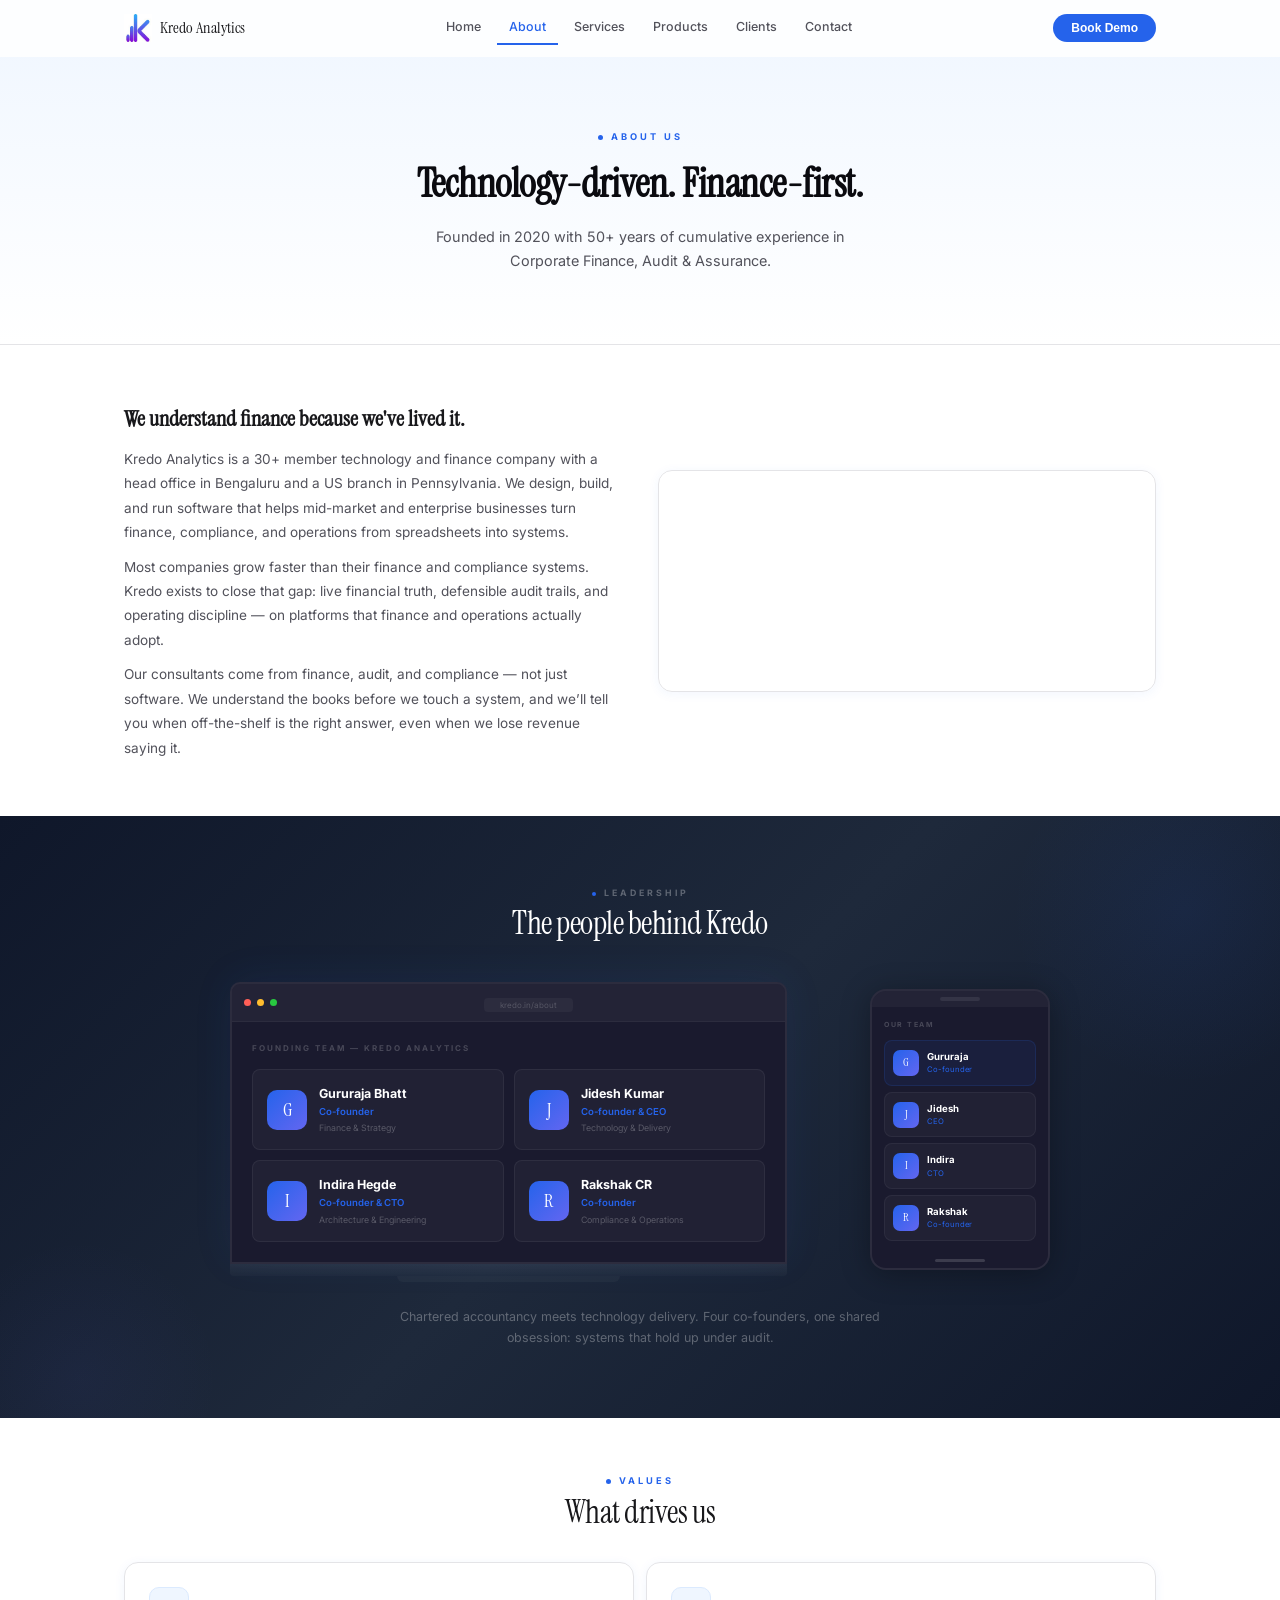
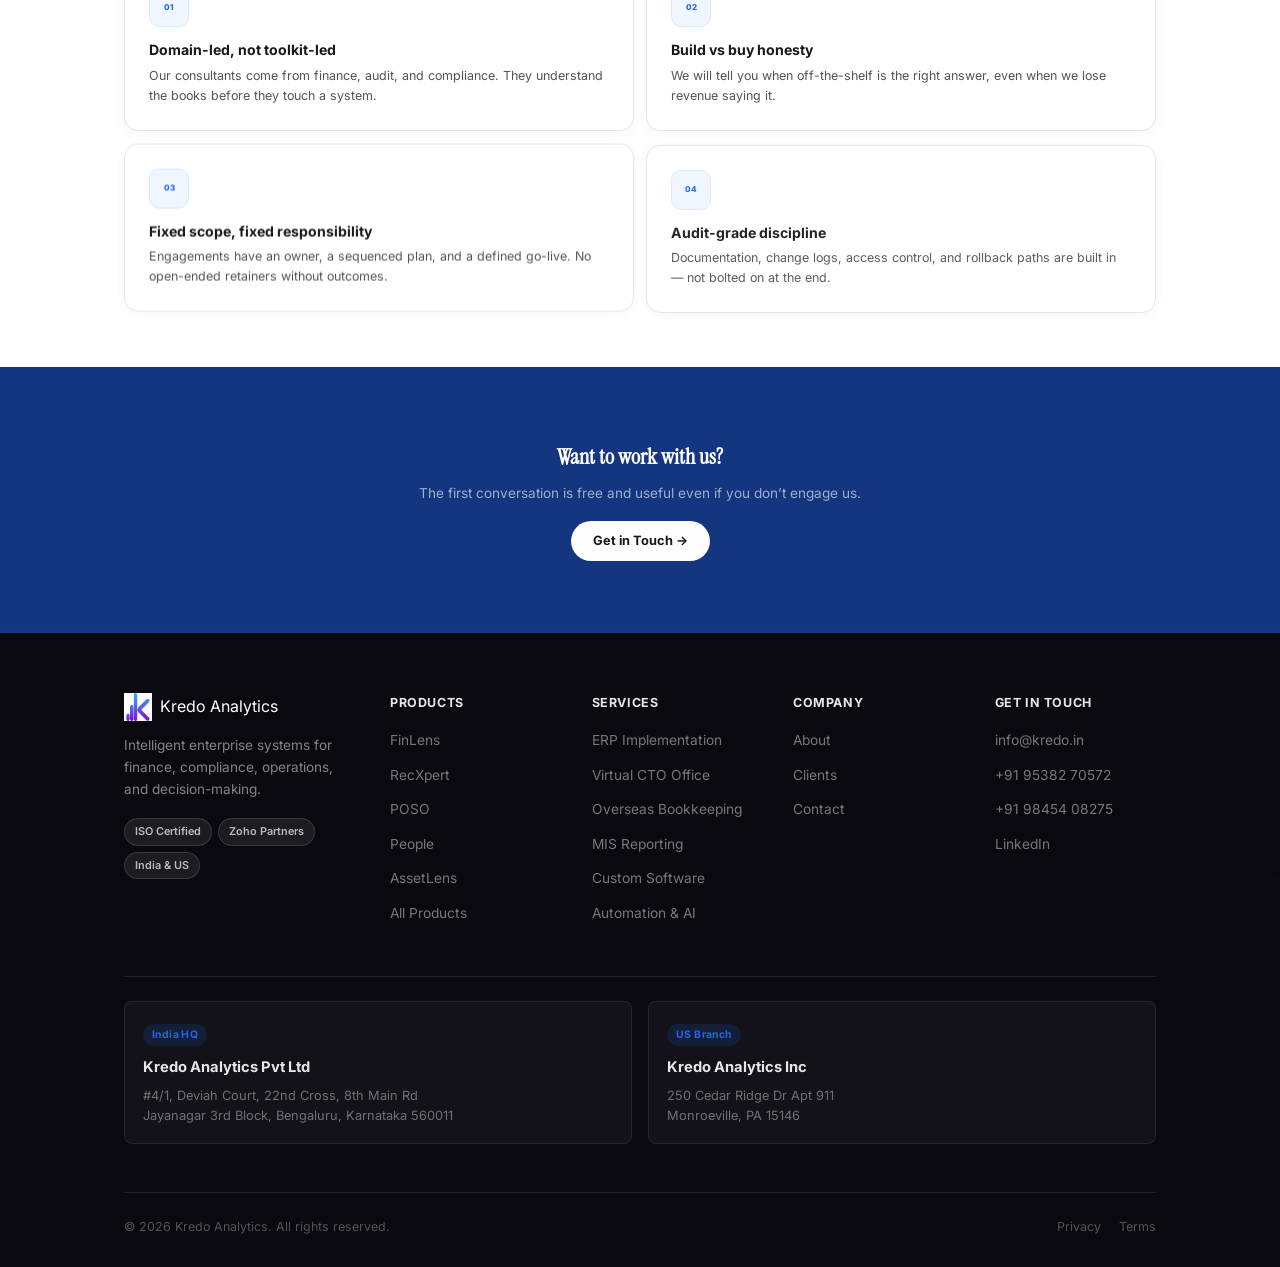
<file: kredo-website-premium (1)/kredo-website-premium/about.html>
<!DOCTYPE html><html lang="en"><head><meta charset="UTF-8"><meta name="viewport" content="width=device-width, initial-scale=1.0"><title>About Us — Kredo Analytics</title><link rel="icon" href="[data-uri]"><style>
@import url('https://fonts.googleapis.com/css2?family=Instrument+Serif:ital@0;1&family=Inter:wght@300;400;500;600;700;800&display=swap');
*,*::before,*::after{margin:0;padding:0;box-sizing:border-box}
:root{--blue:#2563EB;--blue-h:#1D4ED8;--blue-l:#EFF6FF;--blue-x:#DBEAFE;--ink:#0A0A0F;--bg:#fff;--bg2:#FAFAFA;--bg3:#F4F4F5;--text:#18181B;--text2:#52525B;--text3:#71717A;--border:#E4E4E7;--serif:'Instrument Serif',serif;--sans:'Inter',sans-serif;--max:1080px;--r:14px;--shadow:0 2px 12px rgba(37,99,235,0.06)}
html{scroll-behavior:smooth}
body{font-family:var(--sans);color:var(--text);background:var(--bg);-webkit-font-smoothing:antialiased;line-height:1.6;overflow-x:hidden}
a{color:inherit;text-decoration:none}ul{list-style:none}img{max-width:100%;display:block}
.w{max-width:var(--max);margin:0 auto;padding:0 24px}

/* NAV */
.nav{position:fixed;top:0;left:0;right:0;z-index:1000;background:rgba(255,255,255,0.85);backdrop-filter:blur(20px);-webkit-backdrop-filter:blur(20px);border-bottom:1px solid transparent;transition:border-color 0.2s,background 0.2s}
.nav.scrolled{border-bottom-color:var(--border);background:rgba(255,255,255,0.95)}
.ni{display:flex;align-items:center;justify-content:space-between;height:56px;max-width:var(--max);margin:0 auto;padding:0 24px}
.nav-logo{display:flex;align-items:center;gap:8px}
.nav-logo img{height:28px}
.nav-logo b{font-family:var(--serif);font-size:1rem;font-weight:400;color:var(--text)}
.nl{display:flex;gap:4px}
.nl a{padding:6px 12px;font-size:0.78rem;font-weight:500;color:var(--text2);transition:all 0.2s;border-bottom:2px solid transparent}
.nl a:hover,.nl a.on{color:var(--blue);border-bottom-color:var(--blue)}
.nav-btn{padding:7px 18px;background:var(--blue);color:#fff;font-size:0.75rem;font-weight:600;border:none;border-radius:100px;cursor:pointer;transition:all 0.2s}
.nav-btn:hover{background:var(--blue-h);transform:translateY(-1px);box-shadow:0 4px 12px rgba(37,99,235,0.25)}
.nt{display:none;background:none;border:none;cursor:pointer}
.nt svg{width:20px;height:20px;stroke:var(--text);stroke-width:2;fill:none;stroke-linecap:round}
@media(max-width:768px){.nl{position:fixed;top:56px;left:0;right:0;background:#fff;flex-direction:column;padding:8px 16px;border-bottom:1px solid var(--border);box-shadow:0 4px 12px rgba(0,0,0,0.06);transform:translateY(-120%);opacity:0;transition:0.3s}.nl.open{transform:translateY(0);opacity:1}.nt{display:block}.hm{display:none!important}}

/* BUTTONS */
.btn{display:inline-flex;align-items:center;gap:6px;padding:10px 22px;font-size:0.8rem;font-weight:600;border:none;border-radius:100px;cursor:pointer;font-family:var(--sans);transition:all 0.25s;text-decoration:none}
.btn-blue{background:var(--blue);color:#fff}
.btn-blue:hover{background:var(--blue-h);transform:translateY(-2px);box-shadow:0 6px 20px rgba(37,99,235,0.25)}
.btn-out{background:transparent;color:var(--text);border:1.5px solid var(--border)}
.btn-out:hover{border-color:var(--blue);color:var(--blue)}
.btn-wh{background:#fff;color:var(--text);font-weight:700}
.btn-wh:hover{transform:translateY(-2px);box-shadow:0 6px 16px rgba(0,0,0,0.08)}
.btn-ghost{background:rgba(255,255,255,0.1);color:#fff;border:1px solid rgba(255,255,255,0.2)}
.btn-ghost:hover{background:rgba(255,255,255,0.2)}

/* SECTIONS */
.sec{padding:56px 0}
.sec-alt{padding:56px 0;background:var(--bg2)}
.sec-blue{padding:56px 0;background:var(--blue);color:#fff}
.sec-head{text-align:center;margin-bottom:32px}
.tag{font-size:0.58rem;font-weight:700;letter-spacing:3px;text-transform:uppercase;color:var(--blue);margin-bottom:6px}
.tag::before{content:'';display:inline-block;width:5px;height:5px;background:var(--blue);border-radius:50%;margin-right:8px;vertical-align:middle}
.sec-blue .tag{color:rgba(255,255,255,0.5)}
.sec-blue .tag::before{background:rgba(255,255,255,0.5)}
.title{font-family:var(--serif);font-size:clamp(1.4rem,3vw,2rem);line-height:1.1;letter-spacing:-0.5px;color:var(--text)}
.sec-blue .title{color:#fff}
.sub{font-size:0.85rem;color:var(--text2);line-height:1.7;max-width:440px;margin:0 auto}

/* CARDS */
.card{background:var(--bg);border:1.5px solid var(--border);border-radius:var(--r);padding:24px;transition:all 0.3s;box-shadow:var(--shadow)}
.card:hover{border-color:var(--blue-x);transform:translateY(-2px);box-shadow:0 4px 12px rgba(0,0,0,0.06)}
.card::after{content:none}

.ci{width:40px;height:40px;background:var(--blue-l);border:1px solid var(--blue-x);border-radius:10px;display:grid;place-items:center;font-size:0.5rem;font-weight:800;color:var(--blue);margin-bottom:12px}
.card h3{font-size:0.88rem;font-weight:700;margin-bottom:4px}
.card p{font-size:0.78rem;color:var(--text2);line-height:1.6}
.clink{font-size:0.72rem;font-weight:700;color:var(--blue);margin-top:10px;display:inline-block}
.ck{list-style:none;padding:0;margin-top:8px}
.ck li{font-size:0.75rem;color:var(--text2);padding:3px 0 3px 16px;position:relative}
.ck li::before{content:'\2713';position:absolute;left:0;color:var(--blue);font-weight:700;font-size:0.7rem}
.tags{display:flex;flex-wrap:wrap;gap:3px;margin-top:8px}
.tags span{background:var(--blue-l);color:var(--blue);font-size:0.58rem;font-weight:600;padding:2px 7px;border-radius:4px}

/* GRIDS */
.g2{display:grid;grid-template-columns:1fr 1fr;gap:14px}
.g3{display:grid;grid-template-columns:repeat(3,1fr);gap:12px}
.g4{display:grid;grid-template-columns:repeat(4,1fr);gap:12px}
.g6{display:grid;grid-template-columns:repeat(6,1fr);gap:8px}

/* CLIENT LOGOS */
.cl-b{background:#fff;border:1.5px solid var(--border);border-radius:var(--r);padding:16px 10px;display:flex;align-items:center;justify-content:center;min-height:70px;transition:all 0.3s;box-shadow:var(--shadow)}
.cl-b:hover{border-color:var(--blue-x);transform:translateY(-2px);box-shadow:0 4px 12px rgba(0,0,0,0.06)}
.cl-b img{max-height:34px;max-width:95px;object-fit:contain;opacity:0.7;filter:grayscale(80%);transition:all 0.35s}
.cl-b:hover img{opacity:1;filter:grayscale(0%) drop-shadow(0 2px 4px rgba(0,0,0,0.1));transform:scale(1.08)}

/* PAGE HERO */
.phero{padding:130px 0 70px;background:linear-gradient(180deg,var(--blue-l) 0%,#fff 100%);border-bottom:1px solid var(--border);text-align:center;position:relative;overflow:hidden}
.phero h1{font-family:var(--serif);font-size:clamp(1.8rem,4vw,2.5rem);margin-bottom:10px;letter-spacing:-0.5px;color:var(--ink)}
.phero p{color:var(--text2);font-size:0.9rem;max-width:460px;margin:0 auto;line-height:1.7}

/* FOOTER */














/* BTT */
.btt{position:fixed;bottom:24px;right:24px;width:44px;height:44px;background:var(--ink,#0A0A0F);color:#fff;border:none;cursor:pointer;display:grid;place-items:center;opacity:0;visibility:hidden;transform:translateY(8px);transition:all 0.2s;z-index:99;font-size:12px;border-radius:50%;box-shadow:0 4px 12px rgba(0,0,0,0.15)}
.btt.show{opacity:1;visibility:visible;transform:translateY(0)}

/* REVEAL */


@media(max-width:768px){.g2,.g3,.g4{grid-template-columns:1fr}.g6{grid-template-columns:repeat(3,1fr)}.ft-grid{grid-template-columns:1fr 1fr}.hm{display:none!important}}
@media(max-width:480px){.g6{grid-template-columns:repeat(2,1fr)}}
.phero{padding:130px 0 70px;background:linear-gradient(180deg,var(--blue-l) 0%,#fff 100%);border-bottom:1px solid var(--border);text-align:center;position:relative;overflow:hidden}.phero h1{font-family:var(--serif);font-size:clamp(1.8rem,4vw,2.5rem);margin-bottom:10px;letter-spacing:-0.5px;color:var(--ink)}.phero p{color:var(--text2);font-size:0.9rem;max-width:460px;margin:0 auto;line-height:1.7}
/* Hidden watermark */
.wm{position:fixed;bottom:6px;right:8px;font-size:8px;color:rgba(0,0,0,0.12);z-index:9998;user-select:none;font-family:monospace;letter-spacing:1px;cursor:pointer}
.wm:active{display:none}
.clc,.cl-b{opacity:1!important;visibility:visible!important;transform:none!important}

/* FOOTER */
.foot{background:var(--ink);color:rgba(255,255,255,0.6);padding:60px 0 30px}
.foot-grid{display:grid;grid-template-columns:1.4fr 1fr 1fr 1fr 1fr;gap:40px;margin-bottom:50px}
@media(max-width:900px){.foot-grid{grid-template-columns:1fr 1fr;gap:36px}}
.foot-tag{font-size:0.85rem;color:rgba(255,255,255,0.5);line-height:1.6;max-width:280px;margin-bottom:18px}
.foot-badges{display:flex;gap:6px;flex-wrap:wrap}
.foot-badge{font-size:0.68rem;font-weight:600;color:rgba(255,255,255,0.7);padding:4px 10px;background:rgba(255,255,255,0.08);border:1px solid rgba(255,255,255,0.12);border-radius:100px}
.foot-col h4{font-size:0.78rem;font-weight:700;color:rgba(255,255,255,0.9);text-transform:uppercase;letter-spacing:0.6px;margin-bottom:14px}
.foot-col ul{display:flex;flex-direction:column;gap:9px}
.foot-col a{font-size:0.86rem;color:rgba(255,255,255,0.45);transition:color 0.15s}
.foot-col a:hover{color:#fff}
.foot-offices{display:grid;grid-template-columns:1fr 1fr;gap:16px;padding:24px 0;border-top:1px solid rgba(255,255,255,0.1);margin-bottom:24px}
@media(max-width:700px){.foot-offices{grid-template-columns:1fr}}
.foot-office{background:rgba(255,255,255,0.04);border:1px solid rgba(255,255,255,0.08);border-radius:8px;padding:18px}
.foot-office-flag{display:inline-block;font-size:0.65rem;font-weight:700;color:var(--blue);background:rgba(37,99,235,0.15);padding:3px 9px;border-radius:100px;letter-spacing:0.4px;margin-bottom:10px}
.foot-office h5{font-size:0.92rem;font-weight:700;color:rgba(255,255,255,0.9);margin-bottom:6px}
.foot-office p{font-size:0.8rem;color:rgba(255,255,255,0.4);line-height:1.55}
.foot-bot{display:flex;justify-content:space-between;align-items:center;padding-top:24px;border-top:1px solid rgba(255,255,255,0.1);font-size:0.78rem;color:rgba(255,255,255,0.3);flex-wrap:wrap;gap:12px}
.foot-bot-links{display:flex;gap:18px}
.foot-bot-links a:hover{color:rgba(255,255,255,0.7)}

.nav-logo-mark{width:28px;height:28px;background:linear-gradient(135deg,var(--blue),var(--blue-h));border-radius:7px;display:flex;align-items:center;justify-content:center;color:#fff;font-weight:800;font-size:0.85rem}


@media(max-width:768px){
  .laptop-wrap+div{display:none!important}
  [style*="1.4fr 0.6fr"]{grid-template-columns:1fr!important}
}
</style><link rel="stylesheet" href="css/premium.css"></head><body>
<!-- Premium Layer -->
<div class="scroll-progress"></div>
<nav class="nav"><div class="ni"><a href="index.html" class="nav-logo"><img src="[data-uri]" alt="K"><b>Kredo Analytics</b></a><div class="nl" id="nl"><a href="index.html">Home</a><a href="about.html"  class=on>About</a><a href="services.html">Services</a><a href="products.html">Products</a><a href="clients.html">Clients</a><a href="contact.html">Contact</a></div><button class="nav-btn hm" onclick="location.href='contact.html'">Book Demo</button><button class="nt" id="nt" aria-label="Menu"><svg viewBox="0 0 24 24"><line x1="3" y1="6" x2="21" y2="6"/><line x1="3" y1="12" x2="21" y2="12"/><line x1="3" y1="18" x2="21" y2="18"/></svg></button></div></nav><main>
<section class="phero"><div class="w"><div class="tag">About Us</div><h1>Technology-driven. Finance-first.</h1><p>Founded in 2020 with 50+ years of cumulative experience in Corporate Finance, Audit &amp; Assurance.</p></div></section>
<section class="sec"><div class="w"><div class="g2" style="gap:36px;align-items:center"><div><h2 style="font-family:var(--serif);font-size:1.4rem;margin-bottom:10px">We understand finance because we've lived it.</h2><p style="font-size:0.85rem;color:var(--text2);line-height:1.8;margin-bottom:10px">Kredo Analytics is a 30+ member technology and finance company with a head office in Bengaluru and a US branch in Pennsylvania. We design, build, and run software that helps mid-market and enterprise businesses turn finance, compliance, and operations from spreadsheets into systems.</p><p style="font-size:0.85rem;color:var(--text2);line-height:1.8;margin-bottom:10px">Most companies grow faster than their finance and compliance systems. Kredo exists to close that gap: live financial truth, defensible audit trails, and operating discipline &mdash; on platforms that finance and operations actually adopt.</p><p style="font-size:0.85rem;color:var(--text2);line-height:1.8">Our consultants come from finance, audit, and compliance &mdash; not just software. We understand the books before we touch a system, and we&rsquo;ll tell you when off-the-shelf is the right answer, even when we lose revenue saying it.</p></div><div style="border-radius:var(--r);overflow:hidden;border:1.5px solid var(--border);box-shadow:var(--shadow)"><video autoplay muted loop playsinline style="width:100%;height:220px;object-fit:cover;display:block" src="about-bg.mp4"></video></div></div></div></section>
<section style="padding:70px 0;background:linear-gradient(135deg,#0f172a,#1e293b,#0f172a);color:#fff;position:relative;overflow:hidden">
<div style="position:absolute;top:-80px;right:-80px;width:350px;height:350px;border-radius:50%;background:radial-gradient(circle,rgba(37,99,235,0.08),transparent 70%)"></div>
<div style="position:absolute;bottom:-100px;left:-60px;width:280px;height:280px;border-radius:50%;background:radial-gradient(circle,rgba(99,102,241,0.05),transparent 70%)"></div>
<div class="w" style="position:relative;z-index:1">
<div style="text-align:center;margin-bottom:40px">
<div style="font-size:0.55rem;font-weight:700;letter-spacing:3px;text-transform:uppercase;color:rgba(255,255,255,0.3);margin-bottom:6px"><span style="display:inline-block;width:4px;height:4px;background:var(--blue);border-radius:50%;margin-right:8px;vertical-align:middle"></span>Leadership</div>
<div style="font-family:var(--serif);font-size:clamp(1.4rem,3vw,2rem);line-height:1.1;letter-spacing:-0.5px">The people behind Kredo</div>
</div>

<!-- LAPTOP MOCKUP -->
<div style="max-width:820px;margin:0 auto;display:grid;grid-template-columns:1.4fr 0.6fr;gap:24px;align-items:end">

<!-- Laptop -->
<div class="laptop-wrap" style="position:relative">
<div style="background:#1a1a2e;border:2px solid rgba(255,255,255,0.08);border-radius:10px 10px 0 0;overflow:hidden;box-shadow:0 -4px 40px rgba(37,99,235,0.08)">
<!-- Browser bar -->
<div style="background:rgba(255,255,255,0.04);padding:6px 12px;display:flex;align-items:center;gap:6px;border-bottom:1px solid rgba(255,255,255,0.04)">
<span style="width:7px;height:7px;border-radius:50%;background:#ff5f57"></span>
<span style="width:7px;height:7px;border-radius:50%;background:#ffbd2e"></span>
<span style="width:7px;height:7px;border-radius:50%;background:#28c840"></span>
<div style="flex:1;text-align:center"><span style="font-size:8px;color:rgba(255,255,255,0.2);background:rgba(255,255,255,0.04);padding:2px 16px;border-radius:4px">kredo.in/about</span></div>
</div>
<!-- Screen content - Team Dashboard -->
<div style="padding:20px;min-height:220px">
<div style="font-size:8px;font-weight:700;letter-spacing:2px;color:rgba(255,255,255,0.2);margin-bottom:14px">FOUNDING TEAM — KREDO ANALYTICS</div>
<div style="display:grid;grid-template-columns:1fr 1fr;gap:10px">

<div style="background:rgba(255,255,255,0.03);border:1px solid rgba(255,255,255,0.06);border-radius:8px;padding:14px;display:flex;gap:12px;align-items:center;transition:all 0.3s" onmouseover="this.style.borderColor='rgba(37,99,235,0.3)';this.style.background='rgba(37,99,235,0.06)'" onmouseout="this.style.borderColor='rgba(255,255,255,0.06)';this.style.background='rgba(255,255,255,0.03)'">
<div style="width:40px;height:40px;border-radius:10px;background:linear-gradient(135deg,var(--blue),#6366f1);display:grid;place-items:center;font-family:var(--serif);font-size:1.1rem;color:#fff;flex-shrink:0">G</div>
<div><div style="font-weight:700;font-size:0.78rem;color:#fff">Gururaja Bhatt</div><div style="font-size:0.6rem;color:var(--blue);font-weight:600">Co-founder</div><div style="font-size:0.55rem;color:rgba(255,255,255,0.25);margin-top:2px">Finance &amp; Strategy</div></div>
</div>

<div style="background:rgba(255,255,255,0.03);border:1px solid rgba(255,255,255,0.06);border-radius:8px;padding:14px;display:flex;gap:12px;align-items:center;transition:all 0.3s" onmouseover="this.style.borderColor='rgba(37,99,235,0.3)';this.style.background='rgba(37,99,235,0.06)'" onmouseout="this.style.borderColor='rgba(255,255,255,0.06)';this.style.background='rgba(255,255,255,0.03)'">
<div style="width:40px;height:40px;border-radius:10px;background:linear-gradient(135deg,var(--blue),#6366f1);display:grid;place-items:center;font-family:var(--serif);font-size:1.1rem;color:#fff;flex-shrink:0">J</div>
<div><div style="font-weight:700;font-size:0.78rem;color:#fff">Jidesh Kumar</div><div style="font-size:0.6rem;color:var(--blue);font-weight:600">Co-founder &amp; CEO</div><div style="font-size:0.55rem;color:rgba(255,255,255,0.25);margin-top:2px">Technology &amp; Delivery</div></div>
</div>

<div style="background:rgba(255,255,255,0.03);border:1px solid rgba(255,255,255,0.06);border-radius:8px;padding:14px;display:flex;gap:12px;align-items:center;transition:all 0.3s" onmouseover="this.style.borderColor='rgba(37,99,235,0.3)';this.style.background='rgba(37,99,235,0.06)'" onmouseout="this.style.borderColor='rgba(255,255,255,0.06)';this.style.background='rgba(255,255,255,0.03)'">
<div style="width:40px;height:40px;border-radius:10px;background:linear-gradient(135deg,var(--blue),#6366f1);display:grid;place-items:center;font-family:var(--serif);font-size:1.1rem;color:#fff;flex-shrink:0">I</div>
<div><div style="font-weight:700;font-size:0.78rem;color:#fff">Indira Hegde</div><div style="font-size:0.6rem;color:var(--blue);font-weight:600">Co-founder &amp; CTO</div><div style="font-size:0.55rem;color:rgba(255,255,255,0.25);margin-top:2px">Architecture &amp; Engineering</div></div>
</div>

<div style="background:rgba(255,255,255,0.03);border:1px solid rgba(255,255,255,0.06);border-radius:8px;padding:14px;display:flex;gap:12px;align-items:center;transition:all 0.3s" onmouseover="this.style.borderColor='rgba(37,99,235,0.3)';this.style.background='rgba(37,99,235,0.06)'" onmouseout="this.style.borderColor='rgba(255,255,255,0.06)';this.style.background='rgba(255,255,255,0.03)'">
<div style="width:40px;height:40px;border-radius:10px;background:linear-gradient(135deg,var(--blue),#6366f1);display:grid;place-items:center;font-family:var(--serif);font-size:1.1rem;color:#fff;flex-shrink:0">R</div>
<div><div style="font-weight:700;font-size:0.78rem;color:#fff">Rakshak CR</div><div style="font-size:0.6rem;color:var(--blue);font-weight:600">Co-founder</div><div style="font-size:0.55rem;color:rgba(255,255,255,0.25);margin-top:2px">Compliance &amp; Operations</div></div>
</div>

</div>
</div>
</div>
<!-- Laptop base -->
<div style="height:12px;background:linear-gradient(180deg,rgba(255,255,255,0.06),rgba(255,255,255,0.02));border-radius:0 0 4px 4px"></div>
<div style="height:6px;background:rgba(255,255,255,0.03);width:40%;margin:0 auto;border-radius:0 0 6px 6px"></div>
</div>

<!-- Phone -->
<div style="position:relative;margin-bottom:12px">
<div style="background:#1a1a2e;border:2px solid rgba(255,255,255,0.08);border-radius:16px;overflow:hidden;box-shadow:0 4px 30px rgba(0,0,0,0.3);max-width:180px;margin-left:auto">
<!-- Phone notch -->
<div style="background:rgba(255,255,255,0.04);padding:6px 0;text-align:center">
<div style="width:40px;height:4px;background:rgba(255,255,255,0.08);border-radius:4px;margin:0 auto"></div>
</div>
<!-- Phone screen -->
<div style="padding:12px">
<div style="font-size:7px;font-weight:700;letter-spacing:1.5px;color:rgba(255,255,255,0.2);margin-bottom:10px">OUR TEAM</div>

<div style="display:flex;flex-direction:column;gap:6px">
<div style="background:rgba(37,99,235,0.08);border:1px solid rgba(37,99,235,0.15);border-radius:8px;padding:8px;display:flex;gap:8px;align-items:center">
<div style="width:26px;height:26px;border-radius:7px;background:linear-gradient(135deg,var(--blue),#6366f1);display:grid;place-items:center;font-family:var(--serif);font-size:0.7rem;color:#fff;flex-shrink:0">G</div>
<div><div style="font-weight:700;font-size:0.6rem;color:#fff">Gururaja</div><div style="font-size:0.48rem;color:var(--blue)">Co-founder</div></div>
</div>
<div style="background:rgba(255,255,255,0.03);border:1px solid rgba(255,255,255,0.05);border-radius:8px;padding:8px;display:flex;gap:8px;align-items:center">
<div style="width:26px;height:26px;border-radius:7px;background:linear-gradient(135deg,var(--blue),#6366f1);display:grid;place-items:center;font-family:var(--serif);font-size:0.7rem;color:#fff;flex-shrink:0">J</div>
<div><div style="font-weight:700;font-size:0.6rem;color:#fff">Jidesh</div><div style="font-size:0.48rem;color:var(--blue)">CEO</div></div>
</div>
<div style="background:rgba(255,255,255,0.03);border:1px solid rgba(255,255,255,0.05);border-radius:8px;padding:8px;display:flex;gap:8px;align-items:center">
<div style="width:26px;height:26px;border-radius:7px;background:linear-gradient(135deg,var(--blue),#6366f1);display:grid;place-items:center;font-family:var(--serif);font-size:0.7rem;color:#fff;flex-shrink:0">I</div>
<div><div style="font-weight:700;font-size:0.6rem;color:#fff">Indira</div><div style="font-size:0.48rem;color:var(--blue)">CTO</div></div>
</div>
<div style="background:rgba(255,255,255,0.03);border:1px solid rgba(255,255,255,0.05);border-radius:8px;padding:8px;display:flex;gap:8px;align-items:center">
<div style="width:26px;height:26px;border-radius:7px;background:linear-gradient(135deg,var(--blue),#6366f1);display:grid;place-items:center;font-family:var(--serif);font-size:0.7rem;color:#fff;flex-shrink:0">R</div>
<div><div style="font-weight:700;font-size:0.6rem;color:#fff">Rakshak</div><div style="font-size:0.48rem;color:var(--blue)">Co-founder</div></div>
</div>
</div>
</div>
<!-- Phone bottom bar -->
<div style="padding:6px 0;text-align:center">
<div style="width:50px;height:3px;background:rgba(255,255,255,0.15);border-radius:4px;margin:0 auto"></div>
</div>
</div>
</div>

</div>

<p style="text-align:center;color:rgba(255,255,255,0.3);font-size:0.78rem;margin-top:24px;line-height:1.7;max-width:500px;margin-left:auto;margin-right:auto">Chartered accountancy meets technology delivery. Four co-founders, one shared obsession: systems that hold up under audit.</p>
</div>
</section>
<section class="sec"><div class="w"><div class="sec-head"><div class="tag">Values</div><div class="title">What drives us</div></div><div class="g2" style="gap:12px">
<div class="card"><div class="ci">01</div><h3>Domain-led, not toolkit-led</h3><p>Our consultants come from finance, audit, and compliance. They understand the books before they touch a system.</p></div>
<div class="card"><div class="ci">02</div><h3>Build vs buy honesty</h3><p>We will tell you when off-the-shelf is the right answer, even when we lose revenue saying it.</p></div>
<div class="card"><div class="ci">03</div><h3>Fixed scope, fixed responsibility</h3><p>Engagements have an owner, a sequenced plan, and a defined go-live. No open-ended retainers without outcomes.</p></div>
<div class="card"><div class="ci">04</div><h3>Audit-grade discipline</h3><p>Documentation, change logs, access control, and rollback paths are built in &mdash; not bolted on at the end.</p></div>
</div></div></section>
<section class="sec-blue" style="text-align:center;position:relative;overflow:hidden;padding:72px 0"><video autoplay muted loop playsinline style="position:absolute;inset:0;width:100%;height:100%;object-fit:cover;z-index:0" src="cta-bg.mp4"></video><div style="position:absolute;inset:0;background:rgba(0,0,0,0.45);z-index:1"></div><div class="w" style="position:relative;z-index:5"><h2 style="font-family:var(--serif);font-size:1.4rem;margin-bottom:8px">Want to work with us?</h2><p style="color:rgba(255,255,255,0.6);font-size:0.85rem;margin-bottom:16px">The first conversation is free and useful even if you don&rsquo;t engage us.</p><a href="contact.html" class="btn btn-wh">Get in Touch &rarr;</a></div></section></main><footer class="foot" style="position:relative;overflow:hidden">
<video autoplay muted loop playsinline style="position:absolute;inset:0;width:100%;height:100%;object-fit:cover;z-index:0" src="cta-bg.mp4"></video>
<div style="position:absolute;inset:0;background:rgba(10,10,15,0.88);z-index:1"></div>
<div class="w" style="position:relative;z-index:2">
  <div class="foot-grid">
    <div class="foot-brand">
      <div class="nav-logo" style="margin-bottom:14px">
        <img src="[data-uri]" alt="K">
        <span style="color:#fff">Kredo Analytics</span>
      </div>
      <p class="foot-tag">Intelligent enterprise systems for finance, compliance, operations, and decision-making.</p>
      <div class="foot-badges">
        <span class="foot-badge">ISO Certified</span>
        <span class="foot-badge">Zoho Partners</span>
        <span class="foot-badge">India &amp; US</span>
      </div>
    </div>
    <div class="foot-col">
      <h4>Products</h4>
      <ul>
        <li><a href="products.html#finlens">FinLens</a></li>
        <li><a href="products.html#recxpert">RecXpert</a></li>
        <li><a href="products.html#poso">POSO</a></li>
        <li><a href="products.html#people">People</a></li>
        <li><a href="products.html#assetlens">AssetLens</a></li>
        <li><a href="products.html">All Products</a></li>
      </ul>
    </div>
    <div class="foot-col">
      <h4>Services</h4>
      <ul>
        <li><a href="services.html#erp">ERP Implementation</a></li>
        <li><a href="services.html#vcto">Virtual CTO Office</a></li>
        <li><a href="services.html#books">Overseas Bookkeeping</a></li>
        <li><a href="services.html#mis">MIS Reporting</a></li>
        <li><a href="services.html#custom">Custom Software</a></li>
        <li><a href="services.html#ai">Automation &amp; AI</a></li>
      </ul>
    </div>
    <div class="foot-col">
      <h4>Company</h4>
      <ul>
        <li><a href="about.html">About</a></li>
        <li><a href="clients.html">Clients</a></li>
        <li><a href="contact.html">Contact</a></li>
      </ul>
    </div>
    <div class="foot-col">
      <h4>Get in Touch</h4>
      <ul>
        <li><a href="mailto:info@kredo.in">info@kredo.in</a></li>
        <li><a href="tel:+919538270572">+91 95382 70572</a></li>
        <li><a href="tel:+919845408275">+91 98454 08275</a></li>
        <li><a href="https://www.linkedin.com/company/kredo-analytics-private-limited" target="_blank">LinkedIn</a></li>
      </ul>
    </div>
  </div>
  <div class="foot-offices">
    <div class="foot-office">
      <span class="foot-office-flag">India HQ</span>
      <h5>Kredo Analytics Pvt Ltd</h5>
      <p>#4/1, Deviah Court, 22nd Cross, 8th Main Rd<br>Jayanagar 3rd Block, Bengaluru, Karnataka 560011</p>
    </div>
    <div class="foot-office">
      <span class="foot-office-flag">US Branch</span>
      <h5>Kredo Analytics Inc</h5>
      <p>250 Cedar Ridge Dr Apt 911<br>Monroeville, PA 15146</p>
    </div>
  </div>
  <div class="foot-bot">
    <span>&copy; 2026 Kredo Analytics. All rights reserved.</span>
    <div class="foot-bot-links">
      <a href="#">Privacy</a>
      <a href="#">Terms</a>
    </div>
  </div>
</div>
</footer><button class="btt" aria-label="Top">&uarr;</button><!-- nav/animations handled by premium.js -->
<script>(function(){var e=`1.3.23`;function t(e,t,n){return Math.max(e,Math.min(t,n))}function n(e,t,n){return(1-n)*e+n*t}function r(e,t,r,i){return n(e,t,1-Math.exp(-r*i))}function i(e,t){return(e%t+t)%t}var a=class{isRunning=!1;value=0;from=0;to=0;currentTime=0;lerp;duration;easing;onUpdate;advance(e){if(!this.isRunning)return;let n=!1;if(this.duration&&this.easing){this.currentTime+=e;let r=t(0,this.currentTime/this.duration,1);n=r>=1;let i=n?1:this.easing(r);this.value=this.from+(this.to-this.from)*i}else this.lerp?(this.value=r(this.value,this.to,this.lerp*60,e),Math.round(this.value)===Math.round(this.to)&&(this.value=this.to,n=!0)):(this.value=this.to,n=!0);n&&this.stop(),this.onUpdate?.(this.value,n)}stop(){this.isRunning=!1}fromTo(e,t,{lerp:n,duration:r,easing:i,onStart:a,onUpdate:o}){this.from=this.value=e,this.to=t,this.lerp=n,this.duration=r,this.easing=i,this.currentTime=0,this.isRunning=!0,a?.(),this.onUpdate=o}};function o(e,t){let n;return function(...r){clearTimeout(n),n=setTimeout(()=>{n=void 0,e.apply(this,r)},t)}}var s=class{width=0;height=0;scrollHeight=0;scrollWidth=0;debouncedResize;wrapperResizeObserver;contentResizeObserver;constructor(e,t,{autoResize:n=!0,debounce:r=250}={}){this.wrapper=e,this.content=t,n&&(this.debouncedResize=o(this.resize,r),this.wrapper instanceof Window?window.addEventListener(`resize`,this.debouncedResize):(this.wrapperResizeObserver=new ResizeObserver(this.debouncedResize),this.wrapperResizeObserver.observe(this.wrapper)),this.contentResizeObserver=new ResizeObserver(this.debouncedResize),this.contentResizeObserver.observe(this.content)),this.resize()}destroy(){this.wrapperResizeObserver?.disconnect(),this.contentResizeObserver?.disconnect(),this.wrapper===window&&this.debouncedResize&&window.removeEventListener(`resize`,this.debouncedResize)}resize=()=>{this.onWrapperResize(),this.onContentResize()};onWrapperResize=()=>{this.wrapper instanceof Window?(this.width=window.innerWidth,this.height=window.innerHeight):(this.width=this.wrapper.clientWidth,this.height=this.wrapper.clientHeight)};onContentResize=()=>{this.wrapper instanceof Window?(this.scrollHeight=this.content.scrollHeight,this.scrollWidth=this.content.scrollWidth):(this.scrollHeight=this.wrapper.scrollHeight,this.scrollWidth=this.wrapper.scrollWidth)};get limit(){return{x:this.scrollWidth-this.width,y:this.scrollHeight-this.height}}},c=class{events={};emit(e,...t){let n=this.events[e]||[];for(let e=0,r=n.length;e<r;e++)n[e]?.(...t)}on(e,t){return this.events[e]?this.events[e].push(t):this.events[e]=[t],()=>{this.events[e]=this.events[e]?.filter(e=>t!==e)}}off(e,t){this.events[e]=this.events[e]?.filter(e=>t!==e)}destroy(){this.events={}}};let l={passive:!1};function u(e,t){return e===1?16.666666666666668:e===2?t:1}var d=class{touchStart={x:0,y:0};lastDelta={x:0,y:0};window={width:0,height:0};emitter=new c;constructor(e,t={wheelMultiplier:1,touchMultiplier:1}){this.element=e,this.options=t,window.addEventListener(`resize`,this.onWindowResize),this.onWindowResize(),this.element.addEventListener(`wheel`,this.onWheel,l),this.element.addEventListener(`touchstart`,this.onTouchStart,l),this.element.addEventListener(`touchmove`,this.onTouchMove,l),this.element.addEventListener(`touchend`,this.onTouchEnd,l)}on(e,t){return this.emitter.on(e,t)}destroy(){this.emitter.destroy(),window.removeEventListener(`resize`,this.onWindowResize),this.element.removeEventListener(`wheel`,this.onWheel,l),this.element.removeEventListener(`touchstart`,this.onTouchStart,l),this.element.removeEventListener(`touchmove`,this.onTouchMove,l),this.element.removeEventListener(`touchend`,this.onTouchEnd,l)}onTouchStart=e=>{let{clientX:t,clientY:n}=e.targetTouches?e.targetTouches[0]:e;this.touchStart.x=t,this.touchStart.y=n,this.lastDelta={x:0,y:0},this.emitter.emit(`scroll`,{deltaX:0,deltaY:0,event:e})};onTouchMove=e=>{let{clientX:t,clientY:n}=e.targetTouches?e.targetTouches[0]:e,r=-(t-this.touchStart.x)*this.options.touchMultiplier,i=-(n-this.touchStart.y)*this.options.touchMultiplier;this.touchStart.x=t,this.touchStart.y=n,this.lastDelta={x:r,y:i},this.emitter.emit(`scroll`,{deltaX:r,deltaY:i,event:e})};onTouchEnd=e=>{this.emitter.emit(`scroll`,{deltaX:this.lastDelta.x,deltaY:this.lastDelta.y,event:e})};onWheel=e=>{let{deltaX:t,deltaY:n,deltaMode:r}=e,i=u(r,this.window.width),a=u(r,this.window.height);t*=i,n*=a,t*=this.options.wheelMultiplier,n*=this.options.wheelMultiplier,this.emitter.emit(`scroll`,{deltaX:t,deltaY:n,event:e})};onWindowResize=()=>{this.window={width:window.innerWidth,height:window.innerHeight}}};let f=e=>Math.min(1,1.001-2**(-10*e));var p=class{_isScrolling=!1;_isStopped=!1;_isLocked=!1;_preventNextNativeScrollEvent=!1;_resetVelocityTimeout=null;_rafId=null;isTouching;time=0;userData={};lastVelocity=0;velocity=0;direction=0;options;targetScroll;animatedScroll;animate=new a;emitter=new c;dimensions;virtualScroll;constructor({wrapper:t=window,content:n=document.documentElement,eventsTarget:r=t,smoothWheel:i=!0,syncTouch:a=!1,syncTouchLerp:o=.075,touchInertiaExponent:c=1.7,duration:l,easing:u,lerp:p=.1,infinite:m=!1,orientation:h=`vertical`,gestureOrientation:g=h===`horizontal`?`both`:`vertical`,touchMultiplier:_=1,wheelMultiplier:v=1,autoResize:y=!0,prevent:b,virtualScroll:x,overscroll:S=!0,autoRaf:C=!1,anchors:w=!1,autoToggle:T=!1,allowNestedScroll:E=!1,__experimental__naiveDimensions:D=!1,naiveDimensions:O=D,stopInertiaOnNavigate:k=!1}={}){window.lenisVersion=e,window.lenis||(window.lenis={}),window.lenis.version=e,h===`horizontal`&&(window.lenis.horizontal=!0),a===!0&&(window.lenis.touch=!0),(!t||t===document.documentElement)&&(t=window),typeof l==`number`&&typeof u!=`function`?u=f:typeof u==`function`&&typeof l!=`number`&&(l=1),this.options={wrapper:t,content:n,eventsTarget:r,smoothWheel:i,syncTouch:a,syncTouchLerp:o,touchInertiaExponent:c,duration:l,easing:u,lerp:p,infinite:m,gestureOrientation:g,orientation:h,touchMultiplier:_,wheelMultiplier:v,autoResize:y,prevent:b,virtualScroll:x,overscroll:S,autoRaf:C,anchors:w,autoToggle:T,allowNestedScroll:E,naiveDimensions:O,stopInertiaOnNavigate:k},this.dimensions=new s(t,n,{autoResize:y}),this.updateClassName(),this.targetScroll=this.animatedScroll=this.actualScroll,this.options.wrapper.addEventListener(`scroll`,this.onNativeScroll),this.options.wrapper.addEventListener(`scrollend`,this.onScrollEnd,{capture:!0}),(this.options.anchors||this.options.stopInertiaOnNavigate)&&this.options.wrapper.addEventListener(`click`,this.onClick),this.options.wrapper.addEventListener(`pointerdown`,this.onPointerDown),this.virtualScroll=new d(r,{touchMultiplier:_,wheelMultiplier:v}),this.virtualScroll.on(`scroll`,this.onVirtualScroll),this.options.autoToggle&&(this.checkOverflow(),this.rootElement.addEventListener(`transitionend`,this.onTransitionEnd)),this.options.autoRaf&&(this._rafId=requestAnimationFrame(this.raf))}destroy(){this.emitter.destroy(),this.options.wrapper.removeEventListener(`scroll`,this.onNativeScroll),this.options.wrapper.removeEventListener(`scrollend`,this.onScrollEnd,{capture:!0}),this.options.wrapper.removeEventListener(`pointerdown`,this.onPointerDown),(this.options.anchors||this.options.stopInertiaOnNavigate)&&this.options.wrapper.removeEventListener(`click`,this.onClick),this.virtualScroll.destroy(),this.dimensions.destroy(),this.cleanUpClassName(),this._rafId&&cancelAnimationFrame(this._rafId)}on(e,t){return this.emitter.on(e,t)}off(e,t){return this.emitter.off(e,t)}onScrollEnd=e=>{e instanceof CustomEvent||(this.isScrolling===`smooth`||this.isScrolling===!1)&&e.stopPropagation()};dispatchScrollendEvent=()=>{this.options.wrapper.dispatchEvent(new CustomEvent(`scrollend`,{bubbles:this.options.wrapper===window,detail:{lenisScrollEnd:!0}}))};get overflow(){let e=this.isHorizontal?`overflow-x`:`overflow-y`;return getComputedStyle(this.rootElement)[e]}checkOverflow(){[`hidden`,`clip`].includes(this.overflow)?this.internalStop():this.internalStart()}onTransitionEnd=e=>{e.propertyName?.includes(`overflow`)&&e.target===this.rootElement&&this.checkOverflow()};setScroll(e){this.isHorizontal?this.options.wrapper.scrollTo({left:e,behavior:`instant`}):this.options.wrapper.scrollTo({top:e,behavior:`instant`})}onClick=e=>{let t=e.composedPath().filter(e=>e instanceof HTMLAnchorElement&&e.href).map(e=>new URL(e.href)),n=new URL(window.location.href);if(this.options.anchors){let e=t.find(e=>n.host===e.host&&n.pathname===e.pathname&&e.hash);if(e){let t=typeof this.options.anchors==`object`&&this.options.anchors?this.options.anchors:void 0,n=`#${e.hash.split(`#`)[1]}`;this.scrollTo(n,t);return}}if(this.options.stopInertiaOnNavigate&&t.some(e=>n.host===e.host&&n.pathname!==e.pathname)){this.reset();return}};onPointerDown=e=>{e.button===1&&this.reset()};onVirtualScroll=e=>{if(typeof this.options.virtualScroll==`function`&&this.options.virtualScroll(e)===!1)return;let{deltaX:t,deltaY:n,event:r}=e;if(this.emitter.emit(`virtual-scroll`,{deltaX:t,deltaY:n,event:r}),r.ctrlKey||r.lenisStopPropagation)return;let i=r.type.includes(`touch`),a=r.type.includes(`wheel`);this.isTouching=r.type===`touchstart`||r.type===`touchmove`;let o=t===0&&n===0;if(this.options.syncTouch&&i&&r.type===`touchstart`&&o&&!this.isStopped&&!this.isLocked){this.reset();return}let s=this.options.gestureOrientation===`vertical`&&n===0||this.options.gestureOrientation===`horizontal`&&t===0;if(o||s)return;let c=r.composedPath();c=c.slice(0,c.indexOf(this.rootElement));let l=this.options.prevent,u=Math.abs(t)>=Math.abs(n)?`horizontal`:`vertical`;if(c.find(e=>e instanceof HTMLElement&&(typeof l==`function`&&l?.(e)||e.hasAttribute?.(`data-lenis-prevent`)||u===`vertical`&&e.hasAttribute?.(`data-lenis-prevent-vertical`)||u===`horizontal`&&e.hasAttribute?.(`data-lenis-prevent-horizontal`)||i&&e.hasAttribute?.(`data-lenis-prevent-touch`)||a&&e.hasAttribute?.(`data-lenis-prevent-wheel`)||this.options.allowNestedScroll&&this.hasNestedScroll(e,{deltaX:t,deltaY:n}))))return;if(this.isStopped||this.isLocked){r.cancelable&&r.preventDefault();return}if(!(this.options.syncTouch&&i||this.options.smoothWheel&&a)){this.isScrolling=`native`,this.animate.stop(),r.lenisStopPropagation=!0;return}let d=n;this.options.gestureOrientation===`both`?d=Math.abs(n)>Math.abs(t)?n:t:this.options.gestureOrientation===`horizontal`&&(d=t),(!this.options.overscroll||this.options.infinite||this.options.wrapper!==window&&this.limit>0&&(this.animatedScroll>0&&this.animatedScroll<this.limit||this.animatedScroll===0&&n>0||this.animatedScroll===this.limit&&n<0))&&(r.lenisStopPropagation=!0),r.cancelable&&r.preventDefault();let f=i&&this.options.syncTouch,p=i&&r.type===`touchend`;p&&(d=Math.sign(d)*Math.abs(this.velocity)**this.options.touchInertiaExponent),this.scrollTo(this.targetScroll+d,{programmatic:!1,...f?{lerp:p?this.options.syncTouchLerp:1}:{lerp:this.options.lerp,duration:this.options.duration,easing:this.options.easing}})};resize(){this.dimensions.resize(),this.animatedScroll=this.targetScroll=this.actualScroll,this.emit()}emit(){this.emitter.emit(`scroll`,this)}onNativeScroll=()=>{if(this._resetVelocityTimeout!==null&&(clearTimeout(this._resetVelocityTimeout),this._resetVelocityTimeout=null),this._preventNextNativeScrollEvent){this._preventNextNativeScrollEvent=!1;return}if(this.isScrolling===!1||this.isScrolling===`native`){let e=this.animatedScroll;this.animatedScroll=this.targetScroll=this.actualScroll,this.lastVelocity=this.velocity,this.velocity=this.animatedScroll-e,this.direction=Math.sign(this.animatedScroll-e),this.isStopped||(this.isScrolling=`native`),this.emit(),this.velocity!==0&&(this._resetVelocityTimeout=setTimeout(()=>{this.lastVelocity=this.velocity,this.velocity=0,this.isScrolling=!1,this.emit()},400))}};reset(){this.isLocked=!1,this.isScrolling=!1,this.animatedScroll=this.targetScroll=this.actualScroll,this.lastVelocity=this.velocity=0,this.animate.stop()}start(){if(this.isStopped){if(this.options.autoToggle){this.rootElement.style.removeProperty(`overflow`);return}this.internalStart()}}internalStart(){this.isStopped&&(this.reset(),this.isStopped=!1,this.emit())}stop(){if(!this.isStopped){if(this.options.autoToggle){this.rootElement.style.setProperty(`overflow`,`clip`);return}this.internalStop()}}internalStop(){this.isStopped||(this.reset(),this.isStopped=!0,this.emit())}raf=e=>{let t=e-(this.time||e);this.time=e,this.animate.advance(t*.001),this.options.autoRaf&&(this._rafId=requestAnimationFrame(this.raf))};scrollTo(e,{offset:n=0,immediate:r=!1,lock:i=!1,programmatic:a=!0,lerp:o=a?this.options.lerp:void 0,duration:s=a?this.options.duration:void 0,easing:c=a?this.options.easing:void 0,onStart:l,onComplete:u,force:d=!1,userData:p}={}){if((this.isStopped||this.isLocked)&&!d)return;let m=e,h=n;if(typeof m==`string`&&[`top`,`left`,`start`,`#`].includes(m))m=0;else if(typeof m==`string`&&[`bottom`,`right`,`end`].includes(m))m=this.limit;else{let e=null;if(typeof m==`string`?(e=document.querySelector(m),e||(m===`#top`?m=0:console.warn(`Lenis: Target not found`,m))):m instanceof HTMLElement&&m?.nodeType&&(e=m),e){if(this.options.wrapper!==window){let e=this.rootElement.getBoundingClientRect();h-=this.isHorizontal?e.left:e.top}let t=e.getBoundingClientRect(),n=getComputedStyle(e),r=this.isHorizontal?Number.parseFloat(n.scrollMarginLeft):Number.parseFloat(n.scrollMarginTop),i=getComputedStyle(this.rootElement),a=this.isHorizontal?Number.parseFloat(i.scrollPaddingLeft):Number.parseFloat(i.scrollPaddingTop);m=(this.isHorizontal?t.left:t.top)+this.animatedScroll-(Number.isNaN(r)?0:r)-(Number.isNaN(a)?0:a)}}if(typeof m==`number`){if(m+=h,this.options.infinite){if(a){this.targetScroll=this.animatedScroll=this.scroll;let e=m-this.animatedScroll;e>this.limit/2?m-=this.limit:e<-this.limit/2&&(m+=this.limit)}}else m=t(0,m,this.limit);if(m===this.targetScroll){l?.(this),u?.(this);return}if(this.userData=p??{},r){this.animatedScroll=this.targetScroll=m,this.setScroll(this.scroll),this.reset(),this.preventNextNativeScrollEvent(),this.emit(),u?.(this),this.userData={},requestAnimationFrame(()=>{this.dispatchScrollendEvent()});return}a||(this.targetScroll=m),typeof s==`number`&&typeof c!=`function`?c=f:typeof c==`function`&&typeof s!=`number`&&(s=1),this.animate.fromTo(this.animatedScroll,m,{duration:s,easing:c,lerp:o,onStart:()=>{i&&(this.isLocked=!0),this.isScrolling=`smooth`,l?.(this)},onUpdate:(e,t)=>{this.isScrolling=`smooth`,this.lastVelocity=this.velocity,this.velocity=e-this.animatedScroll,this.direction=Math.sign(this.velocity),this.animatedScroll=e,this.setScroll(this.scroll),a&&(this.targetScroll=e),t||this.emit(),t&&(this.reset(),this.emit(),u?.(this),this.userData={},requestAnimationFrame(()=>{this.dispatchScrollendEvent()}),this.preventNextNativeScrollEvent())}})}}preventNextNativeScrollEvent(){this._preventNextNativeScrollEvent=!0,requestAnimationFrame(()=>{this._preventNextNativeScrollEvent=!1})}hasNestedScroll(e,{deltaX:t,deltaY:n}){let r=Date.now();e._lenis||={};let i=e._lenis,a,o,s,c,l,u,d,f,p,m;if(r-(i.time??0)>2e3){i.time=Date.now();let t=window.getComputedStyle(e);if(i.computedStyle=t,a=[`auto`,`overlay`,`scroll`].includes(t.overflowX),o=[`auto`,`overlay`,`scroll`].includes(t.overflowY),l=[`auto`].includes(t.overscrollBehaviorX),u=[`auto`].includes(t.overscrollBehaviorY),i.hasOverflowX=a,i.hasOverflowY=o,!(a||o))return!1;d=e.scrollWidth,f=e.scrollHeight,p=e.clientWidth,m=e.clientHeight,s=d>p,c=f>m,i.isScrollableX=s,i.isScrollableY=c,i.scrollWidth=d,i.scrollHeight=f,i.clientWidth=p,i.clientHeight=m,i.hasOverscrollBehaviorX=l,i.hasOverscrollBehaviorY=u}else s=i.isScrollableX,c=i.isScrollableY,a=i.hasOverflowX,o=i.hasOverflowY,d=i.scrollWidth,f=i.scrollHeight,p=i.clientWidth,m=i.clientHeight,l=i.hasOverscrollBehaviorX,u=i.hasOverscrollBehaviorY;if(!(a&&s||o&&c))return!1;let h=Math.abs(t)>=Math.abs(n)?`horizontal`:`vertical`,g,_,v,y,b,x;if(h===`horizontal`)g=Math.round(e.scrollLeft),_=d-p,v=t,y=a,b=s,x=l;else if(h===`vertical`)g=Math.round(e.scrollTop),_=f-m,v=n,y=o,b=c,x=u;else return!1;return!x&&(g>=_||g<=0)?!0:(v>0?g<_:g>0)&&y&&b}get rootElement(){return this.options.wrapper===window?document.documentElement:this.options.wrapper}get limit(){return this.options.naiveDimensions?this.isHorizontal?this.rootElement.scrollWidth-this.rootElement.clientWidth:this.rootElement.scrollHeight-this.rootElement.clientHeight:this.dimensions.limit[this.isHorizontal?`x`:`y`]}get isHorizontal(){return this.options.orientation===`horizontal`}get actualScroll(){let e=this.options.wrapper;return this.isHorizontal?e.scrollX??e.scrollLeft:e.scrollY??e.scrollTop}get scroll(){return this.options.infinite?i(this.animatedScroll,this.limit):this.animatedScroll}get progress(){return this.limit===0?1:this.scroll/this.limit}get isScrolling(){return this._isScrolling}set isScrolling(e){this._isScrolling!==e&&(this._isScrolling=e,this.updateClassName())}get isStopped(){return this._isStopped}set isStopped(e){this._isStopped!==e&&(this._isStopped=e,this.updateClassName())}get isLocked(){return this._isLocked}set isLocked(e){this._isLocked!==e&&(this._isLocked=e,this.updateClassName())}get isSmooth(){return this.isScrolling===`smooth`}get className(){let e=`lenis`;return this.options.autoToggle&&(e+=` lenis-autoToggle`),this.isStopped&&(e+=` lenis-stopped`),this.isLocked&&(e+=` lenis-locked`),this.isScrolling&&(e+=` lenis-scrolling`),this.isScrolling===`smooth`&&(e+=` lenis-smooth`),e}updateClassName(){this.cleanUpClassName(),this.className.split(` `).forEach(e=>{this.rootElement.classList.add(e)})}cleanUpClassName(){for(let e of Array.from(this.rootElement.classList))(e===`lenis`||e.startsWith(`lenis-`))&&this.rootElement.classList.remove(e)}};globalThis.Lenis=p,globalThis.Lenis.prototype=p.prototype})();
//# sourceMappingURL=lenis.min.js.map</script>
<script>/*!
 * GSAP 3.15.0
 * https://gsap.com
 * 
 * @license Copyright 2026, GreenSock. All rights reserved.
 * Subject to the terms at https://gsap.com/standard-license.
 * @author: Jack Doyle, jack@greensock.com
 */

!function(t,e){"object"==typeof exports&&"undefined"!=typeof module?e(exports):"function"==typeof define&&define.amd?define(["exports"],e):e((t=t||self).window=t.window||{})}(this,function(e){"use strict";function _inheritsLoose(t,e){t.prototype=Object.create(e.prototype),(t.prototype.constructor=t).__proto__=e}function _assertThisInitialized(t){if(void 0===t)throw new ReferenceError("this hasn't been initialised - super() hasn't been called");return t}function r(t){return"string"==typeof t}function s(t){return"function"==typeof t}function t(t){return"number"==typeof t}function u(t){return void 0===t}function v(t){return"object"==typeof t}function w(t){return!1!==t}function x(){return"undefined"!=typeof window}function y(t){return s(t)||r(t)}function R(t){return(i=bt(t,ht))&&Fe}function S(t,e){return console.warn("Invalid property",t,"set to",e,"Missing plugin? gsap.registerPlugin()")}function T(t,e){return!e&&console.warn(t)}function U(t,e){return t&&(ht[t]=e)&&i&&(i[t]=e)||ht}function V(){return 0}function ga(t){var e,r,i=t[0];if(v(i)||s(i)||(t=[t]),!(e=(i._gsap||{}).harness)){for(r=yt.length;r--&&!yt[r].targetTest(i););e=yt[r]}for(r=t.length;r--;)t[r]&&(t[r]._gsap||(t[r]._gsap=new Xt(t[r],e)))||t.splice(r,1);return t}function ha(t){return t._gsap||ga(Pt(t))[0]._gsap}function ia(t,e,r){return(r=t[e])&&s(r)?t[e]():u(r)&&t.getAttribute&&t.getAttribute(e)||r}function ja(t,e){return(t=t.split(",")).forEach(e)||t}function ka(t){return Math.round(1e5*t)/1e5||0}function la(t){return Math.round(1e7*t)/1e7||0}function ma(t,e){var r=e.charAt(0),i=parseFloat(e.substr(2));return t=parseFloat(t),"+"===r?t+i:"-"===r?t-i:"*"===r?t*i:t/i}function na(t,e){for(var r=e.length,i=0;t.indexOf(e[i])<0&&++i<r;);return i<r}function oa(){var t,e,r=pt.length,i=pt.slice(0);for(_t={},t=pt.length=0;t<r;t++)(e=i[t])&&e._lazy&&(e.render(e._lazy[0],e._lazy[1],!0)._lazy=0)}function pa(t){return!!(t._initted||t._startAt||t.add)}function qa(t,e,r,i){pt.length&&!I&&oa(),t.render(e,r,i||!!(I&&e<0&&pa(t))),pt.length&&!I&&oa()}function ra(t){var e=parseFloat(t);return(e||0===e)&&(t+"").match(ot).length<2?e:r(t)?t.trim():t}function sa(t){return t}function ta(t,e){for(var r in e)r in t||(t[r]=e[r]);return t}function wa(t,e){for(var r in e)"__proto__"!==r&&"constructor"!==r&&"prototype"!==r&&(t[r]=v(e[r])?wa(t[r]||(t[r]={}),e[r]):e[r]);return t}function xa(t,e){var r,i={};for(r in t)r in e||(i[r]=t[r]);return i}function ya(t){var e=t.parent||L,r=t.keyframes?function _setKeyframeDefaults(i){return function(t,e){for(var r in e)r in t||"duration"===r&&i||"ease"===r||(t[r]=e[r])}}(K(t.keyframes)):ta;if(w(t.inherit))for(;e;)r(t,e.vars.defaults),e=e.parent||e._dp;return t}function Aa(t,e,r,i,n){void 0===r&&(r="_first"),void 0===i&&(i="_last");var a,s=t[i];if(n)for(a=e[n];s&&s[n]>a;)s=s._prev;return s?(e._next=s._next,s._next=e):(e._next=t[r],t[r]=e),e._next?e._next._prev=e:t[i]=e,e._prev=s,e.parent=e._dp=t,e}function Ba(t,e,r,i){void 0===r&&(r="_first"),void 0===i&&(i="_last");var n=e._prev,a=e._next;n?n._next=a:t[r]===e&&(t[r]=a),a?a._prev=n:t[i]===e&&(t[i]=n),e._next=e._prev=e.parent=null}function Ca(t,e){t.parent&&(!e||t.parent.autoRemoveChildren)&&t.parent.remove&&t.parent.remove(t),t._act=0}function Da(t,e){if(t&&(!e||e._end>t._dur||e._start<0))for(var r=t;r;)r._dirty=1,r=r.parent;return t}function Fa(t,e,r,i){return t._startAt&&(I?t._startAt.revert(ft):t.vars.immediateRender&&!t.vars.autoRevert||t._startAt.render(e,!0,i))}function Ha(t){return t._repeat?wt(t._tTime,t=t.duration()+t._rDelay)*t:0}function Ja(t,e){return(t-e._start)*e._ts+(0<=e._ts?0:e._dirty?e.totalDuration():e._tDur)}function Ka(t){return t._end=la(t._start+(t._tDur/Math.abs(t._ts||t._rts||q)||0))}function La(t,e){var r=t._dp;return r&&r.smoothChildTiming&&t._ts&&(t._start=la(r._time-(0<t._ts?e/t._ts:((t._dirty?t.totalDuration():t._tDur)-e)/-t._ts)),Ka(t),r._dirty||Da(r,t)),t}function Ma(t,e){var r;if((e._time||!e._dur&&e._initted||e._start<t._time&&(e._dur||!e.add))&&(r=Ja(t.rawTime(),e),(!e._dur||Mt(0,e.totalDuration(),r)-e._tTime>q)&&e.render(r,!0)),Da(t,e)._dp&&t._initted&&t._time>=t._dur&&t._ts){if(t._dur<t.duration())for(r=t;r._dp;)0<=r.rawTime()&&r.totalTime(r._tTime),r=r._dp;t._zTime=-q}}function Na(e,r,i,n){return r.parent&&Ca(r),r._start=la((t(i)?i:i||e!==L?Ot(e,i,r):e._time)+r._delay),r._end=la(r._start+(r.totalDuration()/Math.abs(r.timeScale())||0)),Aa(e,r,"_first","_last",e._sort?"_start":0),xt(r)||(e._recent=r),n||Ma(e,r),e._ts<0&&La(e,e._tTime),e}function Oa(t,e){return(ht.ScrollTrigger||S("scrollTrigger",e))&&ht.ScrollTrigger.create(e,t)}function Pa(t,e,r,i,n){return Ht(t,e,n),t._initted?!r&&t._pt&&!I&&(t._dur&&!1!==t.vars.lazy||!t._dur&&t.vars.lazy)&&f!==It.frame?(pt.push(t),t._lazy=[n,i],1):void 0:1}function Ua(t,e,r,i){var n=t._repeat,a=la(e)||0,s=t._tTime/t._tDur;return s&&!i&&(t._time*=a/t._dur),t._dur=a,t._tDur=n?n<0?1e10:la(a*(n+1)+t._rDelay*n):a,0<s&&!i&&La(t,t._tTime=t._tDur*s),t.parent&&Ka(t),r||Da(t.parent,t),t}function Va(t){return t instanceof Gt?Da(t):Ua(t,t._dur)}function Ya(e,r,i){var n,a,s=t(r[1]),o=(s?2:1)+(e<2?0:1),u=r[o];if(s&&(u.duration=r[1]),u.parent=i,e){for(n=u,a=i;a&&!("immediateRender"in n);)n=a.vars.defaults||{},a=w(a.vars.inherit)&&a.parent;u.immediateRender=w(n.immediateRender),e<2?u.runBackwards=1:u.startAt=r[o-1]}return new te(r[0],u,r[1+o])}function Za(t,e){return t||0===t?e(t):e}function _a(t,e){return r(t)&&(e=ut.exec(t))?e[1]:""}function cb(t,e){return t&&v(t)&&"length"in t&&(!e&&!t.length||t.length-1 in t&&v(t[0]))&&!t.nodeType&&t!==h}function fb(r){return r=Pt(r)[0]||T("Invalid scope")||{},function(t){var e=r.current||r.nativeElement||r;return Pt(t,e.querySelectorAll?e:e===r?T("Invalid scope")||a.createElement("div"):r)}}function gb(t){return t.sort(function(){return.5-Math.random()})}function hb(t){if(s(t))return t;var p=v(t)?t:{each:t},_=jt(p.ease),m=p.from||0,g=parseFloat(p.base)||0,y={},e=0<m&&m<1,T=isNaN(m)||e,b=p.axis,w=m,x=m;return r(m)?w=x={center:.5,edges:.5,end:1}[m]||0:!e&&T&&(w=m[0],x=m[1]),function(t,e,r){var i,n,a,s,o,u,h,l,f,c=(r||p).length,d=y[c];if(!d){if(!(f="auto"===p.grid?0:(p.grid||[1,X])[1])){for(h=-X;h<(h=r[f++].getBoundingClientRect().left)&&f<c;);f<c&&f--}for(d=y[c]=[],i=T?Math.min(f,c)*w-.5:m%f,n=f===X?0:T?c*x/f-.5:m/f|0,l=X,u=h=0;u<c;u++)a=u%f-i,s=n-(u/f|0),d[u]=o=b?Math.abs("y"===b?s:a):$(a*a+s*s),h<o&&(h=o),o<l&&(l=o);"random"===m&&gb(d),d.max=h-l,d.min=l,d.v=c=(parseFloat(p.amount)||parseFloat(p.each)*(c<f?c-1:b?"y"===b?c/f:f:Math.max(f,c/f))||0)*("edges"===m?-1:1),d.b=c<0?g-c:g,d.u=_a(p.amount||p.each)||0,_=_&&c<0?Yt(_):_}return c=(d[t]-d.min)/d.max||0,la(d.b+(_?_(c):c)*d.v)+d.u}}function ib(i){var n=Math.pow(10,((i+"").split(".")[1]||"").length);return function(e){var r=la(Math.round(parseFloat(e)/i)*i*n);return(r-r%1)/n+(t(e)?0:_a(e))}}function jb(h,e){var l,f,r=K(h);return!r&&v(h)&&(l=r=h.radius||X,h.values?(h=Pt(h.values),(f=!t(h[0]))&&(l*=l)):h=ib(h.increment)),Za(e,r?s(h)?function(t){return f=h(t),Math.abs(f-t)<=l?f:t}:function(e){for(var r,i,n=parseFloat(f?e.x:e),a=parseFloat(f?e.y:0),s=X,o=0,u=h.length;u--;)(r=f?(r=h[u].x-n)*r+(i=h[u].y-a)*i:Math.abs(h[u]-n))<s&&(s=r,o=u);return o=!l||s<=l?h[o]:e,f||o===e||t(e)?o:o+_a(e)}:ib(h))}function kb(t,e,r,i){return Za(K(t)?!e:!0===r?!!(r=0):!i,function(){return K(t)?t[~~(Math.random()*t.length)]:(r=r||1e-5)&&(i=r<1?Math.pow(10,(r+"").length-2):1)&&Math.floor(Math.round((t-r/2+Math.random()*(e-t+.99*r))/r)*r*i)/i})}function ob(e,r,t){return Za(t,function(t){return e[~~r(t)]})}function rb(t){return t.replace(tt,function(t){var e=t.indexOf("[")+1,r=t.substring(e||7,e?t.indexOf("]"):t.length-1).split(et);return kb(e?r:+r[0],e?0:+r[1],+r[2]||1e-5)})}function ub(t,e,r){var i,n,a,s=t.labels,o=X;for(i in s)(n=s[i]-e)<0==!!r&&n&&o>(n=Math.abs(n))&&(a=i,o=n);return a}function wb(t){return Ca(t),t.scrollTrigger&&t.scrollTrigger.kill(!!I),t.progress()<1&&At(t,"onInterrupt"),t}function zb(t){if(t)if(t=!t.name&&t.default||t,x()||t.headless){var e=t.name,r=s(t),i=e&&!r&&t.init?function(){this._props=[]}:t,n={init:V,render:_e,add:$t,kill:Te,modifier:ve,rawVars:0},a={targetTest:0,get:0,getSetter:ue,aliases:{},register:0};if(Lt(),t!==i){if(mt[e])return;ta(i,ta(xa(t,n),a)),bt(i.prototype,bt(n,xa(t,a))),mt[i.prop=e]=i,t.targetTest&&(yt.push(i),dt[e]=1),e=("css"===e?"CSS":e.charAt(0).toUpperCase()+e.substr(1))+"Plugin"}U(e,i),t.register&&t.register(Fe,i,we)}else Dt.push(t)}function Cb(t,e,r){return(6*(t+=t<0?1:1<t?-1:0)<1?e+(r-e)*t*6:t<.5?r:3*t<2?e+(r-e)*(2/3-t)*6:e)*zt+.5|0}function Db(e,r,i){var n,a,s,o,u,h,l,f,c,d,p=e?t(e)?[e>>16,e>>8&zt,e&zt]:0:Rt.black;if(!p){if(","===e.substr(-1)&&(e=e.substr(0,e.length-1)),Rt[e])p=Rt[e];else if("#"===e.charAt(0)){if(e.length<6&&(e="#"+(n=e.charAt(1))+n+(a=e.charAt(2))+a+(s=e.charAt(3))+s+(5===e.length?e.charAt(4)+e.charAt(4):"")),9===e.length)return[(p=parseInt(e.substr(1,6),16))>>16,p>>8&zt,p&zt,parseInt(e.substr(7),16)/255];p=[(e=parseInt(e.substr(1),16))>>16,e>>8&zt,e&zt]}else if("hsl"===e.substr(0,3))if(p=d=e.match(rt),r){if(~e.indexOf("="))return p=e.match(it),i&&p.length<4&&(p[3]=1),p}else o=+p[0]%360/360,u=p[1]/100,n=2*(h=p[2]/100)-(a=h<=.5?h*(u+1):h+u-h*u),3<p.length&&(p[3]*=1),p[0]=Cb(o+1/3,n,a),p[1]=Cb(o,n,a),p[2]=Cb(o-1/3,n,a);else p=e.match(rt)||Rt.transparent;p=p.map(Number)}return r&&!d&&(n=p[0]/zt,a=p[1]/zt,s=p[2]/zt,h=((l=Math.max(n,a,s))+(f=Math.min(n,a,s)))/2,l===f?o=u=0:(c=l-f,u=.5<h?c/(2-l-f):c/(l+f),o=l===n?(a-s)/c+(a<s?6:0):l===a?(s-n)/c+2:(n-a)/c+4,o*=60),p[0]=~~(o+.5),p[1]=~~(100*u+.5),p[2]=~~(100*h+.5)),i&&p.length<4&&(p[3]=1),p}function Eb(t){var r=[],i=[],n=-1;return t.split(Et).forEach(function(t){var e=t.match(nt)||[];r.push.apply(r,e),i.push(n+=e.length+1)}),r.c=i,r}function Fb(t,e,r){var i,n,a,s,o="",u=(t+o).match(Et),h=e?"hsla(":"rgba(",l=0;if(!u)return t;if(u=u.map(function(t){return(t=Db(t,e,1))&&h+(e?t[0]+","+t[1]+"%,"+t[2]+"%,"+t[3]:t.join(","))+")"}),r&&(a=Eb(t),(i=r.c).join(o)!==a.c.join(o)))for(s=(n=t.replace(Et,"1").split(nt)).length-1;l<s;l++)o+=n[l]+(~i.indexOf(l)?u.shift()||h+"0,0,0,0)":(a.length?a:u.length?u:r).shift());if(!n)for(s=(n=t.split(Et)).length-1;l<s;l++)o+=n[l]+u[l];return o+n[s]}function Ib(t){var e,r=t.join(" ");if(Et.lastIndex=0,Et.test(r))return e=Ft.test(r),t[1]=Fb(t[1],e),t[0]=Fb(t[0],e,Eb(t[1])),!0}function Rb(t){var e=(t+"").split("("),r=Bt[e[0]];return r&&1<e.length&&r.config?r.config.apply(null,~t.indexOf("{")?[function _parseObjectInString(t){for(var e,r,i,n={},a=t.substr(1,t.length-3).split(":"),s=a[0],o=1,u=a.length;o<u;o++)r=a[o],e=o!==u-1?r.lastIndexOf(","):r.length,i=r.substr(0,e),n[s]=isNaN(i)?i.replace(Ut,"").trim():+i,s=r.substr(e+1).trim();return n}(e[1])]:function _valueInParentheses(t){var e=t.indexOf("(")+1,r=t.indexOf(")"),i=t.indexOf("(",e);return t.substring(e,~i&&i<r?t.indexOf(")",r+1):r)}(t).split(",").map(ra)):Bt._CE&&Nt.test(t)?Bt._CE("",t):r}function Ub(t,e,r,i){void 0===r&&(r=function easeOut(t){return 1-e(1-t)}),void 0===i&&(i=function easeInOut(t){return t<.5?e(2*t)/2:1-e(2*(1-t))/2});var n,a={easeIn:e,easeOut:r,easeInOut:i};return ja(t,function(t){for(var e in Bt[t]=ht[t]=a,Bt[n=t.toLowerCase()]=r,a)Bt[n+("easeIn"===e?".in":"easeOut"===e?".out":".inOut")]=Bt[t+"."+e]=a[e]}),a}function Vb(e){return function(t){return t<.5?(1-e(1-2*t))/2:.5+e(2*(t-.5))/2}}function Wb(r,t,e){function Gm(t){return 1===t?1:i*Math.pow(2,-10*t)*Q((t-a)*n)+1}var i=1<=t?t:1,n=(e||(r?.3:.45))/(t<1?t:1),a=n/G*(Math.asin(1/i)||0),s="out"===r?Gm:"in"===r?function(t){return 1-Gm(1-t)}:Vb(Gm);return n=G/n,s.config=function(t,e){return Wb(r,t,e)},s}function Xb(e,r){function Om(t){return t?--t*t*((r+1)*t+r)+1:0}void 0===r&&(r=1.70158);var t="out"===e?Om:"in"===e?function(t){return 1-Om(1-t)}:Vb(Om);return t.config=function(t){return Xb(e,t)},t}var F,I,l,L,h,n,a,i,o,f,c,d,p,_,m,g,b,k,O,M,C,P,A,D,z,E,B,N,Y={autoSleep:120,force3D:"auto",nullTargetWarn:1,units:{lineHeight:""}},j={duration:.5,overwrite:!1,delay:0},X=1e8,q=1/X,G=2*Math.PI,Z=G/4,W=0,$=Math.sqrt,H=Math.cos,Q=Math.sin,J="function"==typeof ArrayBuffer&&ArrayBuffer.isView||function(){},K=Array.isArray,tt=/random\([^)]+\)/g,et=/,\s*/g,rt=/(?:-?\.?\d|\.)+/gi,it=/[-+=.]*\d+[.e\-+]*\d*[e\-+]*\d*/g,nt=/[-+=.]*\d+[.e-]*\d*[a-z%]*/g,at=/[-+=.]*\d+\.?\d*(?:e-|e\+)?\d*/gi,st=/[+-]=-?[.\d]+/,ot=/[^,'"\[\]\s]+/gi,ut=/^[+\-=e\s\d]*\d+[.\d]*([a-z]*|%)\s*$/i,ht={},lt={suppressEvents:!0,isStart:!0,kill:!1},ft={suppressEvents:!0,kill:!1},ct={suppressEvents:!0},dt={},pt=[],_t={},mt={},gt={},vt=30,yt=[],Tt="",bt=function _merge(t,e){for(var r in e)t[r]=e[r];return t},wt=function _animationCycle(t,e){var r=Math.floor(t=la(t/e));return t&&r===t?r-1:r},xt=function _isFromOrFromStart(t){var e=t.data;return"isFromStart"===e||"isStart"===e},kt={_start:0,endTime:V,totalDuration:V},Ot=function _parsePosition(t,e,i){var n,a,s,o=t.labels,u=t._recent||kt,h=t.duration()>=X?u.endTime(!1):t._dur;return r(e)&&(isNaN(e)||e in o)?(a=e.charAt(0),s="%"===e.substr(-1),n=e.indexOf("="),"<"===a||">"===a?(0<=n&&(e=e.replace(/=/,"")),("<"===a?u._start:u.endTime(0<=u._repeat))+(parseFloat(e.substr(1))||0)*(s?(n<0?u:i).totalDuration()/100:1)):n<0?(e in o||(o[e]=h),o[e]):(a=parseFloat(e.charAt(n-1)+e.substr(n+1)),s&&i&&(a=a/100*(K(i)?i[0]:i).totalDuration()),1<n?_parsePosition(t,e.substr(0,n-1),i)+a:h+a)):null==e?h:+e},Mt=function _clamp(t,e,r){return r<t?t:e<r?e:r},Ct=[].slice,Pt=function toArray(t,e,i){return l&&!e&&l.selector?l.selector(t):!r(t)||i||!n&&Lt()?K(t)?function _flatten(t,e,i){return void 0===i&&(i=[]),t.forEach(function(t){return r(t)&&!e||cb(t,1)?i.push.apply(i,Pt(t)):i.push(t)})||i}(t,i):cb(t)?Ct.call(t,0):t?[t]:[]:Ct.call((e||a).querySelectorAll(t),0)},St=function mapRange(e,t,r,i,n){var a=t-e,s=i-r;return Za(n,function(t){return r+((t-e)/a*s||0)})},At=function _callback(t,e,r){var i,n,a,s=t.vars,o=s[e],u=l,h=t._ctx;if(o)return i=s[e+"Params"],n=s.callbackScope||t,r&&pt.length&&oa(),h&&(l=h),a=i?o.apply(n,i):o.call(n),l=u,a},Dt=[],zt=255,Rt={aqua:[0,zt,zt],lime:[0,zt,0],silver:[192,192,192],black:[0,0,0],maroon:[128,0,0],teal:[0,128,128],blue:[0,0,zt],navy:[0,0,128],white:[zt,zt,zt],olive:[128,128,0],yellow:[zt,zt,0],orange:[zt,165,0],gray:[128,128,128],purple:[128,0,128],green:[0,128,0],red:[zt,0,0],pink:[zt,192,203],cyan:[0,zt,zt],transparent:[zt,zt,zt,0]},Et=function(){var t,e="(?:\\b(?:(?:rgb|rgba|hsl|hsla)\\(.+?\\))|\\B#(?:[0-9a-f]{3,4}){1,2}\\b";for(t in Rt)e+="|"+t+"\\b";return new RegExp(e+")","gi")}(),Ft=/hsl[a]?\(/,It=(O=Date.now,M=500,C=33,P=O(),A=P,z=D=1e3/240,g={time:0,frame:0,tick:function tick(){zl(!0)},deltaRatio:function deltaRatio(t){return b/(1e3/(t||60))},wake:function wake(){o&&(!n&&x()&&(h=n=window,a=h.document||{},ht.gsap=Fe,(h.gsapVersions||(h.gsapVersions=[])).push(Fe.version),R(i||h.GreenSockGlobals||!h.gsap&&h||{}),Dt.forEach(zb)),m="undefined"!=typeof requestAnimationFrame&&requestAnimationFrame,p&&g.sleep(),_=m||function(t){return setTimeout(t,z-1e3*g.time+1|0)},d=1,zl(2))},sleep:function sleep(){(m?cancelAnimationFrame:clearTimeout)(p),d=0,_=V},lagSmoothing:function lagSmoothing(t,e){M=t||1/0,C=Math.min(e||33,M)},fps:function fps(t){D=1e3/(t||240),z=1e3*g.time+D},add:function add(n,t,e){var a=t?function(t,e,r,i){n(t,e,r,i),g.remove(a)}:n;return g.remove(n),E[e?"unshift":"push"](a),Lt(),a},remove:function remove(t,e){~(e=E.indexOf(t))&&E.splice(e,1)&&e<=k&&k--},_listeners:E=[]}),Lt=function _wake(){return!d&&It.wake()},Bt={},Nt=/^[\d.\-M][\d.\-,\s]/,Ut=/["']/g,Yt=function _invertEase(e){return function(t){return 1-e(1-t)}},jt=function _parseEase(t,e){return t&&(s(t)?t:Bt[t]||Rb(t))||e};function zl(t){var e,r,i,n,a=O()-A,s=!0===t;if((M<a||a<0)&&(P+=a-C),(0<(e=(i=(A+=a)-P)-z)||s)&&(n=++g.frame,b=i-1e3*g.time,g.time=i/=1e3,z+=e+(D<=e?4:D-e),r=1),s||(p=_(zl)),r)for(k=0;k<E.length;k++)E[k](i,b,n,t)}function dn(t){return t<N?B*t*t:t<.7272727272727273?B*Math.pow(t-1.5/2.75,2)+.75:t<.9090909090909092?B*(t-=2.25/2.75)*t+.9375:B*Math.pow(t-2.625/2.75,2)+.984375}ja("Linear,Quad,Cubic,Quart,Quint,Strong",function(t,e){var r=e<5?e+1:e;Ub(t+",Power"+(r-1),e?function(t){return Math.pow(t,r)}:function(t){return t},function(t){return 1-Math.pow(1-t,r)},function(t){return t<.5?Math.pow(2*t,r)/2:1-Math.pow(2*(1-t),r)/2})}),Bt.Linear.easeNone=Bt.none=Bt.Linear.easeIn,Ub("Elastic",Wb("in"),Wb("out"),Wb()),B=7.5625,N=1/2.75,Ub("Bounce",function(t){return 1-dn(1-t)},dn),Ub("Expo",function(t){return Math.pow(2,10*(t-1))*t+t*t*t*t*t*t*(1-t)}),Ub("Circ",function(t){return-($(1-t*t)-1)}),Ub("Sine",function(t){return 1===t?1:1-H(t*Z)}),Ub("Back",Xb("in"),Xb("out"),Xb()),Bt.SteppedEase=Bt.steps=ht.SteppedEase={config:function config(t,e){void 0===t&&(t=1);var r=1/t,i=t+(e?0:1),n=e?1:0;return function(t){return((i*Mt(0,.99999999,t)|0)+n)*r}}},j.ease=Bt["quad.out"],ja("onComplete,onUpdate,onStart,onRepeat,onReverseComplete,onInterrupt",function(t){return Tt+=t+","+t+"Params,"});var Vt,Xt=function GSCache(t,e){this.id=W++,(t._gsap=this).target=t,this.harness=e,this.get=e?e.get:ia,this.set=e?e.getSetter:ue},qt=((Vt=Animation.prototype).delay=function delay(t){return t||0===t?(this.parent&&this.parent.smoothChildTiming&&this.startTime(this._start+t-this._delay),this._delay=t,this):this._delay},Vt.duration=function duration(t){return arguments.length?this.totalDuration(0<this._repeat?t+(t+this._rDelay)*this._repeat:t):this.totalDuration()&&this._dur},Vt.totalDuration=function totalDuration(t){return arguments.length?(this._dirty=0,Ua(this,this._repeat<0?t:(t-this._repeat*this._rDelay)/(this._repeat+1))):this._tDur},Vt.totalTime=function totalTime(t,e){if(Lt(),!arguments.length)return this._tTime;var r=this._dp;if(r&&r.smoothChildTiming&&this._ts){for(La(this,t),!r._dp||r.parent||Ma(r,this);r&&r.parent;)r.parent._time!==r._start+(0<=r._ts?r._tTime/r._ts:(r.totalDuration()-r._tTime)/-r._ts)&&r.totalTime(r._tTime,!0),r=r.parent;!this.parent&&this._dp.autoRemoveChildren&&(0<this._ts&&t<this._tDur||this._ts<0&&0<t||!this._tDur&&!t)&&Na(this._dp,this,this._start-this._delay)}return(this._tTime!==t||!this._dur&&!e||this._initted&&Math.abs(this._zTime)===q||!this._initted&&this._dur&&t||!t&&!this._initted&&(this.add||this._ptLookup))&&(this._ts||(this._pTime=t),qa(this,t,e)),this},Vt.time=function time(t,e){return arguments.length?this.totalTime(Math.min(this.totalDuration(),t+Ha(this))%(this._dur+this._rDelay)||(t?this._dur:0),e):this._time},Vt.totalProgress=function totalProgress(t,e){return arguments.length?this.totalTime(this.totalDuration()*t,e):this.totalDuration()?Math.min(1,this._tTime/this._tDur):0<=this.rawTime()&&this._initted?1:0},Vt.progress=function progress(t,e){return arguments.length?this.totalTime(this.duration()*(!this._yoyo||1&this.iteration()?t:1-t)+Ha(this),e):this.duration()?Math.min(1,this._time/this._dur):0<this.rawTime()?1:0},Vt.iteration=function iteration(t,e){var r=this.duration()+this._rDelay;return arguments.length?this.totalTime(this._time+(t-1)*r,e):this._repeat?wt(this._tTime,r)+1:1},Vt.timeScale=function timeScale(t,e){if(!arguments.length)return this._rts===-q?0:this._rts;if(this._rts===t)return this;var r=this.parent&&this._ts?Ja(this.parent._time,this):this._tTime;return this._rts=+t||0,this._ts=this._ps||t===-q?0:this._rts,this.totalTime(Mt(-Math.abs(this._delay),this.totalDuration(),r),!1!==e),Ka(this),function _recacheAncestors(t){for(var e=t.parent;e&&e.parent;)e._dirty=1,e.totalDuration(),e=e.parent;return t}(this)},Vt.paused=function paused(t){return arguments.length?(this._ps!==t&&((this._ps=t)?(this._pTime=this._tTime||Math.max(-this._delay,this.rawTime()),this._ts=this._act=0):(Lt(),this._ts=this._rts,this.totalTime(this.parent&&!this.parent.smoothChildTiming?this.rawTime():this._tTime||this._pTime,1===this.progress()&&Math.abs(this._zTime)!==q&&(this._tTime-=q)))),this):this._ps},Vt.startTime=function startTime(t){if(arguments.length){this._start=la(t);var e=this.parent||this._dp;return!e||!e._sort&&this.parent||Na(e,this,this._start-this._delay),this}return this._start},Vt.endTime=function endTime(t){return this._start+(w(t)?this.totalDuration():this.duration())/Math.abs(this._ts||1)},Vt.rawTime=function rawTime(t){var e=this.parent||this._dp;return e?t&&(!this._ts||this._repeat&&this._time&&this.totalProgress()<1)?this._tTime%(this._dur+this._rDelay):this._ts?Ja(e.rawTime(t),this):this._tTime:this._tTime},Vt.revert=function revert(t){void 0===t&&(t=ct);var e=I;return I=t,pa(this)&&(this.timeline&&this.timeline.revert(t),this.totalTime(-.01,t.suppressEvents)),"nested"!==this.data&&!1!==t.kill&&this.kill(),I=e,this},Vt.globalTime=function globalTime(t){for(var e=this,r=arguments.length?t:e.rawTime();e;)r=e._start+r/(Math.abs(e._ts)||1),e=e._dp;return!this.parent&&this._sat?this._sat.globalTime(t):r},Vt.repeat=function repeat(t){return arguments.length?(this._repeat=t===1/0?-2:t,Va(this)):-2===this._repeat?1/0:this._repeat},Vt.repeatDelay=function repeatDelay(t){if(arguments.length){var e=this._time;return this._rDelay=t,Va(this),e?this.time(e):this}return this._rDelay},Vt.yoyo=function yoyo(t){return arguments.length?(this._yoyo=t,this):this._yoyo},Vt.seek=function seek(t,e){return this.totalTime(Ot(this,t),w(e))},Vt.restart=function restart(t,e){return this.play().totalTime(t?-this._delay:0,w(e)),this._dur||(this._zTime=-q),this},Vt.play=function play(t,e){return null!=t&&this.seek(t,e),this.reversed(!1).paused(!1)},Vt.reverse=function reverse(t,e){return null!=t&&this.seek(t||this.totalDuration(),e),this.reversed(!0).paused(!1)},Vt.pause=function pause(t,e){return null!=t&&this.seek(t,e),this.paused(!0)},Vt.resume=function resume(){return this.paused(!1)},Vt.reversed=function reversed(t){return arguments.length?(!!t!==this.reversed()&&this.timeScale(-this._rts||(t?-q:0)),this):this._rts<0},Vt.invalidate=function invalidate(){return this._initted=this._act=0,this._zTime=-q,this},Vt.isActive=function isActive(){var t,e=this.parent||this._dp,r=this._start;return!(e&&!(this._ts&&this._initted&&e.isActive()&&(t=e.rawTime(!0))>=r&&t<this.endTime(!0)-q))},Vt.eventCallback=function eventCallback(t,e,r){var i=this.vars;return 1<arguments.length?(e?(i[t]=e,r&&(i[t+"Params"]=r),"onUpdate"===t&&(this._onUpdate=e)):delete i[t],this):i[t]},Vt.then=function then(t){var i=this,n=i._prom;return new Promise(function(e){function Ao(){var t=i.then;i.then=null,n&&n(),s(r)&&(r=r(i))&&(r.then||r===i)&&(i.then=t),e(r),i.then=t}var r=s(t)?t:sa;i._initted&&1===i.totalProgress()&&0<=i._ts||!i._tTime&&i._ts<0?Ao():i._prom=Ao})},Vt.kill=function kill(){wb(this)},Animation);function Animation(t){this.vars=t,this._delay=+t.delay||0,(this._repeat=t.repeat===1/0?-2:t.repeat||0)&&(this._rDelay=t.repeatDelay||0,this._yoyo=!!t.yoyo||!!t.yoyoEase),this._ts=1,Ua(this,+t.duration,1,1),this.data=t.data,l&&(this._ctx=l).data.push(this),d||It.wake()}ta(qt.prototype,{_time:0,_start:0,_end:0,_tTime:0,_tDur:0,_dirty:0,_repeat:0,_yoyo:!1,parent:null,_initted:!1,_rDelay:0,_ts:1,_dp:0,ratio:0,_zTime:-q,_prom:0,_ps:!1,_rts:1});var Gt=function(i){function Timeline(t,e){var r;return void 0===t&&(t={}),(r=i.call(this,t)||this).labels={},r.smoothChildTiming=!!t.smoothChildTiming,r.autoRemoveChildren=!!t.autoRemoveChildren,r._sort=w(t.sortChildren),L&&Na(t.parent||L,_assertThisInitialized(r),e),t.reversed&&r.reverse(),t.paused&&r.paused(!0),t.scrollTrigger&&Oa(_assertThisInitialized(r),t.scrollTrigger),r}_inheritsLoose(Timeline,i);var e=Timeline.prototype;return e.to=function to(t,e,r){return Ya(0,arguments,this),this},e.from=function from(t,e,r){return Ya(1,arguments,this),this},e.fromTo=function fromTo(t,e,r,i){return Ya(2,arguments,this),this},e.set=function set(t,e,r){return e.duration=0,e.parent=this,ya(e).repeatDelay||(e.repeat=0),e.immediateRender=!!e.immediateRender,new te(t,e,Ot(this,r),1),this},e.call=function call(t,e,r){return Na(this,te.delayedCall(0,t,e),r)},e.staggerTo=function staggerTo(t,e,r,i,n,a,s){return r.duration=e,r.stagger=r.stagger||i,r.onComplete=a,r.onCompleteParams=s,r.parent=this,new te(t,r,Ot(this,n)),this},e.staggerFrom=function staggerFrom(t,e,r,i,n,a,s){return r.runBackwards=1,ya(r).immediateRender=w(r.immediateRender),this.staggerTo(t,e,r,i,n,a,s)},e.staggerFromTo=function staggerFromTo(t,e,r,i,n,a,s,o){return i.startAt=r,ya(i).immediateRender=w(i.immediateRender),this.staggerTo(t,e,i,n,a,s,o)},e.render=function render(t,e,r){var i,n,a,s,o,u,h,l,f,c,d,p,_=this._time,m=this._dirty?this.totalDuration():this._tDur,g=this._dur,v=t<=0?0:la(t),y=this._zTime<0!=t<0&&(this._initted||!g);if(this!==L&&m<v&&0<=t&&(v=m),v!==this._tTime||r||y){if(_!==this._time&&g&&(v+=this._time-_,t+=this._time-_),i=v,f=this._start,u=!(l=this._ts),y&&(g||(_=this._zTime),!t&&e||(this._zTime=t)),this._repeat){if(d=this._yoyo,o=g+this._rDelay,this._repeat<-1&&t<0)return this.totalTime(100*o+t,e,r);if(i=la(v%o),v===m?(s=this._repeat,i=g):((s=~~(c=la(v/o)))&&s===c&&(i=g,s--),g<i&&(i=g)),c=wt(this._tTime,o),!_&&this._tTime&&c!==s&&this._tTime-c*o-this._dur<=0&&(c=s),d&&1&s&&(i=g-i,p=1),s!==c&&!this._lock){var T=d&&1&c,b=T===(d&&1&s);if(s<c&&(T=!T),_=T?0:v%g?g:v,this._lock=1,this.render(_||(p?0:la(s*o)),e,!g)._lock=0,this._tTime=v,!e&&this.parent&&At(this,"onRepeat"),this.vars.repeatRefresh&&!p&&(this.invalidate()._lock=1,c=s),_&&_!==this._time||u!=!this._ts||this.vars.onRepeat&&!this.parent&&!this._act)return this;if(g=this._dur,m=this._tDur,b&&(this._lock=2,_=T?g:-1e-4,this.render(_,!0),this.vars.repeatRefresh&&!p&&this.invalidate()),this._lock=0,!this._ts&&!u)return this}}if(this._hasPause&&!this._forcing&&this._lock<2&&(h=function _findNextPauseTween(t,e,r){var i;if(e<r)for(i=t._first;i&&i._start<=r;){if("isPause"===i.data&&i._start>e)return i;i=i._next}else for(i=t._last;i&&i._start>=r;){if("isPause"===i.data&&i._start<e)return i;i=i._prev}}(this,la(_),la(i)))&&(v-=i-(i=h._start)),this._tTime=v,this._time=i,this._act=!!l,this._initted||(this._onUpdate=this.vars.onUpdate,this._initted=1,this._zTime=t,_=0),!_&&v&&g&&!e&&!c&&(At(this,"onStart"),this._tTime!==v))return this;if(_<=i&&0<=t)for(n=this._first;n;){if(a=n._next,(n._act||i>=n._start)&&n._ts&&h!==n){if(n.parent!==this)return this.render(t,e,r);if(n.render(0<n._ts?(i-n._start)*n._ts:(n._dirty?n.totalDuration():n._tDur)+(i-n._start)*n._ts,e,r),i!==this._time||!this._ts&&!u){h=0,a&&(v+=this._zTime=-q);break}}n=a}else{n=this._last;for(var w=t<0?t:i;n;){if(a=n._prev,(n._act||w<=n._end)&&n._ts&&h!==n){if(n.parent!==this)return this.render(t,e,r);if(n.render(0<n._ts?(w-n._start)*n._ts:(n._dirty?n.totalDuration():n._tDur)+(w-n._start)*n._ts,e,r||I&&pa(n)),i!==this._time||!this._ts&&!u){h=0,a&&(v+=this._zTime=w?-q:q);break}}n=a}}if(h&&!e&&(this.pause(),h.render(_<=i?0:-q)._zTime=_<=i?1:-1,this._ts))return this._start=f,Ka(this),this.render(t,e,r);this._onUpdate&&!e&&At(this,"onUpdate",!0),(v===m&&this._tTime>=this.totalDuration()||!v&&_)&&(f!==this._start&&Math.abs(l)===Math.abs(this._ts)||this._lock||(!t&&g||!(v===m&&0<this._ts||!v&&this._ts<0)||Ca(this,1),e||t<0&&!_||!v&&!_&&m||(At(this,v===m&&0<=t?"onComplete":"onReverseComplete",!0),!this._prom||v<m&&0<this.timeScale()||this._prom())))}return this},e.add=function add(e,i){var n=this;if(t(i)||(i=Ot(this,i,e)),!(e instanceof qt)){if(K(e))return e.forEach(function(t){return n.add(t,i)}),this;if(r(e))return this.addLabel(e,i);if(!s(e))return this;e=te.delayedCall(0,e)}return this!==e?Na(this,e,i):this},e.getChildren=function getChildren(t,e,r,i){void 0===t&&(t=!0),void 0===e&&(e=!0),void 0===r&&(r=!0),void 0===i&&(i=-X);for(var n=[],a=this._first;a;)a._start>=i&&(a instanceof te?e&&n.push(a):(r&&n.push(a),t&&n.push.apply(n,a.getChildren(!0,e,r)))),a=a._next;return n},e.getById=function getById(t){for(var e=this.getChildren(1,1,1),r=e.length;r--;)if(e[r].vars.id===t)return e[r]},e.remove=function remove(t){return r(t)?this.removeLabel(t):s(t)?this.killTweensOf(t):(t.parent===this&&Ba(this,t),t===this._recent&&(this._recent=this._last),Da(this))},e.totalTime=function totalTime(t,e){return arguments.length?(this._forcing=1,!this._dp&&this._ts&&(this._start=la(It.time-(0<this._ts?t/this._ts:(this.totalDuration()-t)/-this._ts))),i.prototype.totalTime.call(this,t,e),this._forcing=0,this):this._tTime},e.addLabel=function addLabel(t,e){return this.labels[t]=Ot(this,e),this},e.removeLabel=function removeLabel(t){return delete this.labels[t],this},e.addPause=function addPause(t,e,r){var i=te.delayedCall(0,e||V,r);return i.data="isPause",this._hasPause=1,Na(this,i,Ot(this,t))},e.removePause=function removePause(t){var e=this._first;for(t=Ot(this,t);e;)e._start===t&&"isPause"===e.data&&Ca(e),e=e._next},e.killTweensOf=function killTweensOf(t,e,r){for(var i=this.getTweensOf(t,r),n=i.length;n--;)Zt!==i[n]&&i[n].kill(t,e);return this},e.getTweensOf=function getTweensOf(e,r){for(var i,n=[],a=Pt(e),s=this._first,o=t(r);s;)s instanceof te?na(s._targets,a)&&(o?(!Zt||s._initted&&s._ts)&&s.globalTime(0)<=r&&s.globalTime(s.totalDuration())>r:!r||s.isActive())&&n.push(s):(i=s.getTweensOf(a,r)).length&&n.push.apply(n,i),s=s._next;return n},e.tweenTo=function tweenTo(t,e){e=e||{};var r,i=this,n=Ot(i,t),a=e.startAt,s=e.onStart,o=e.onStartParams,u=e.immediateRender,h=te.to(i,ta({ease:e.ease||"none",lazy:!1,immediateRender:!1,time:n,overwrite:"auto",duration:e.duration||Math.abs((n-(a&&"time"in a?a.time:i._time))/i.timeScale())||q,onStart:function onStart(){if(i.pause(),!r){var t=e.duration||Math.abs((n-(a&&"time"in a?a.time:i._time))/i.timeScale());h._dur!==t&&Ua(h,t,0,1).render(h._time,!0,!0),r=1}s&&s.apply(h,o||[])}},e));return u?h.render(0):h},e.tweenFromTo=function tweenFromTo(t,e,r){return this.tweenTo(e,ta({startAt:{time:Ot(this,t)}},r))},e.recent=function recent(){return this._recent},e.nextLabel=function nextLabel(t){return void 0===t&&(t=this._time),ub(this,Ot(this,t))},e.previousLabel=function previousLabel(t){return void 0===t&&(t=this._time),ub(this,Ot(this,t),1)},e.currentLabel=function currentLabel(t){return arguments.length?this.seek(t,!0):this.previousLabel(this._time+q)},e.shiftChildren=function shiftChildren(t,e,r){void 0===r&&(r=0);var i,n=this._first,a=this.labels;for(t=la(t);n;)n._start>=r&&(n._start+=t,n._end+=t),n=n._next;if(e)for(i in a)a[i]>=r&&(a[i]+=t);return Da(this)},e.invalidate=function invalidate(t){var e=this._first;for(this._lock=0;e;)e.invalidate(t),e=e._next;return i.prototype.invalidate.call(this,t)},e.clear=function clear(t){void 0===t&&(t=!0);for(var e,r=this._first;r;)e=r._next,this.remove(r),r=e;return this._dp&&(this._time=this._tTime=this._pTime=0),t&&(this.labels={}),Da(this)},e.totalDuration=function totalDuration(t){var e,r,i,n=0,a=this,s=a._last,o=X;if(arguments.length)return a.timeScale((a._repeat<0?a.duration():a.totalDuration())/(a.reversed()?-t:t));if(a._dirty){for(i=a.parent;s;)e=s._prev,s._dirty&&s.totalDuration(),o<(r=s._start)&&a._sort&&s._ts&&!a._lock?(a._lock=1,Na(a,s,r-s._delay,1)._lock=0):o=r,r<0&&s._ts&&(n-=r,(!i&&!a._dp||i&&i.smoothChildTiming)&&(a._start+=la(r/a._ts),a._time-=r,a._tTime-=r),a.shiftChildren(-r,!1,-Infinity),o=0),s._end>n&&s._ts&&(n=s._end),s=e;Ua(a,a===L&&a._time>n?a._time:n,1,1),a._dirty=0}return a._tDur},Timeline.updateRoot=function updateRoot(t){if(L._ts&&(qa(L,Ja(t,L)),f=It.frame),It.frame>=vt){vt+=Y.autoSleep||120;var e=L._first;if((!e||!e._ts)&&Y.autoSleep&&It._listeners.length<2){for(;e&&!e._ts;)e=e._next;e||It.sleep()}}},Timeline}(qt);ta(Gt.prototype,{_lock:0,_hasPause:0,_forcing:0});function cc(t,e,i,n,a,o){var u,h,l,f;if(mt[t]&&!1!==(u=new mt[t]).init(a,u.rawVars?e[t]:function _processVars(t,e,i,n,a){if(s(t)&&(t=Qt(t,a,e,i,n)),!v(t)||t.style&&t.nodeType||K(t)||J(t))return r(t)?Qt(t,a,e,i,n):t;var o,u={};for(o in t)u[o]=Qt(t[o],a,e,i,n);return u}(e[t],n,a,o,i),i,n,o)&&(i._pt=h=new we(i._pt,a,t,0,1,u.render,u,0,u.priority),i!==c))for(l=i._ptLookup[i._targets.indexOf(a)],f=u._props.length;f--;)l[u._props[f]]=h;return u}function ic(t,r,e,i){var n,a,s=r.ease||i||"power1.inOut";if(K(r))a=e[t]||(e[t]=[]),r.forEach(function(t,e){return a.push({t:e/(r.length-1)*100,v:t,e:s})});else for(n in r)a=e[n]||(e[n]=[]),"ease"===n||a.push({t:parseFloat(t),v:r[n],e:s})}var Zt,Wt,$t=function _addPropTween(t,e,i,n,a,o,u,h,l,f){s(n)&&(n=n(a||0,t,o));var c,d=t[e],p="get"!==i?i:s(d)?l?t[e.indexOf("set")||!s(t["get"+e.substr(3)])?e:"get"+e.substr(3)](l):t[e]():d,_=s(d)?l?se:ae:ie;if(r(n)&&(~n.indexOf("random(")&&(n=rb(n)),"="===n.charAt(1)&&(!(c=ma(p,n)+(_a(p)||0))&&0!==c||(n=c))),!f||p!==n||Wt)return isNaN(p*n)||""===n?(d||e in t||S(e,n),function _addComplexStringPropTween(t,e,r,i,n,a,s){var o,u,h,l,f,c,d,p,_=new we(this._pt,t,e,0,1,pe,null,n),m=0,g=0;for(_.b=r,_.e=i,r+="",(d=~(i+="").indexOf("random("))&&(i=rb(i)),a&&(a(p=[r,i],t,e),r=p[0],i=p[1]),u=r.match(at)||[];o=at.exec(i);)l=o[0],f=i.substring(m,o.index),h?h=(h+1)%5:"rgba("===f.substr(-5)&&(h=1),l!==u[g++]&&(c=parseFloat(u[g-1])||0,_._pt={_next:_._pt,p:f||1===g?f:",",s:c,c:"="===l.charAt(1)?ma(c,l)-c:parseFloat(l)-c,m:h&&h<4?Math.round:0},m=at.lastIndex);return _.c=m<i.length?i.substring(m,i.length):"",_.fp=s,(st.test(i)||d)&&(_.e=0),this._pt=_}.call(this,t,e,p,n,_,h||Y.stringFilter,l)):(c=new we(this._pt,t,e,+p||0,n-(p||0),"boolean"==typeof d?de:fe,0,_),l&&(c.fp=l),u&&c.modifier(u,this,t),this._pt=c)},Ht=function _initTween(t,e,r){var i,n,a,s,o,u,h,l,f,c,d,p,_,m=t.vars,g=m.ease,v=m.startAt,y=m.immediateRender,T=m.lazy,b=m.onUpdate,x=m.runBackwards,k=m.yoyoEase,O=m.keyframes,M=m.autoRevert,C=t._dur,P=t._startAt,S=t._targets,A=t.parent,D=A&&"nested"===A.data?A.vars.targets:S,z="auto"===t._overwrite&&!F,R=t.timeline,E=m.easeReverse||k;if(!R||O&&g||(g="none"),t._ease=jt(g,j.ease),t._rEase=E&&(jt(E)||t._ease),t._from=!R&&!!m.runBackwards,t._from&&(t.ratio=1),!R||O&&!m.stagger){if(p=(l=S[0]?ha(S[0]).harness:0)&&m[l.prop],i=xa(m,dt),P&&(P._zTime<0&&P.progress(1),e<0&&x&&y&&!M?P.render(-1,!0):P.revert(x&&C?ft:lt),P._lazy=0),v){if(Ca(t._startAt=te.set(S,ta({data:"isStart",overwrite:!1,parent:A,immediateRender:!0,lazy:!P&&w(T),startAt:null,delay:0,onUpdate:b&&function(){return At(t,"onUpdate")},stagger:0},v))),t._startAt._dp=0,t._startAt._sat=t,e<0&&(I||!y&&!M)&&t._startAt.revert(ft),y&&C&&e<=0&&r<=0)return void(e&&(t._zTime=e))}else if(x&&C&&!P)if(e&&(y=!1),a=ta({overwrite:!1,data:"isFromStart",lazy:y&&!P&&w(T),immediateRender:y,stagger:0,parent:A},i),p&&(a[l.prop]=p),Ca(t._startAt=te.set(S,a)),t._startAt._dp=0,t._startAt._sat=t,e<0&&(I?t._startAt.revert(ft):t._startAt.render(-1,!0)),t._zTime=e,y){if(!e)return}else _initTween(t._startAt,q,q);for(t._pt=t._ptCache=0,T=C&&w(T)||T&&!C,n=0;n<S.length;n++){if(h=(o=S[n])._gsap||ga(S)[n]._gsap,t._ptLookup[n]=c={},_t[h.id]&&pt.length&&oa(),d=D===S?n:D.indexOf(o),l&&!1!==(f=new l).init(o,p||i,t,d,D)&&(t._pt=s=new we(t._pt,o,f.name,0,1,f.render,f,0,f.priority),f._props.forEach(function(t){c[t]=s}),f.priority&&(u=1)),!l||p)for(a in i)mt[a]&&(f=cc(a,i,t,d,o,D))?f.priority&&(u=1):c[a]=s=$t.call(t,o,a,"get",i[a],d,D,0,m.stringFilter);t._op&&t._op[n]&&t.kill(o,t._op[n]),z&&t._pt&&(Zt=t,L.killTweensOf(o,c,t.globalTime(e)),_=!t.parent,Zt=0),t._pt&&T&&(_t[h.id]=1)}u&&be(t),t._onInit&&t._onInit(t)}t._onUpdate=b,t._initted=(!t._op||t._pt)&&!_,O&&e<=0&&R.render(X,!0,!0)},Qt=function _parseFuncOrString(t,e,i,n,a){return s(t)?t.call(e,i,n,a):r(t)&&~t.indexOf("random(")?rb(t):t},Jt=Tt+"repeat,repeatDelay,yoyo,repeatRefresh,yoyoEase,easeReverse,autoRevert",Kt={};ja(Jt+",id,stagger,delay,duration,paused,scrollTrigger",function(t){return Kt[t]=1});var te=function(E){function Tween(e,r,i,n){var a;"number"==typeof r&&(i.duration=r,r=i,i=null);var s,o,u,h,l,f,c,d,p=(a=E.call(this,n?r:ya(r))||this).vars,_=p.duration,m=p.delay,g=p.immediateRender,b=p.stagger,x=p.overwrite,k=p.keyframes,O=p.defaults,M=p.scrollTrigger,C=r.parent||L,P=(K(e)||J(e)?t(e[0]):"length"in r)?[e]:Pt(e);if(a._targets=P.length?ga(P):T("GSAP target "+e+" not found. https://gsap.com",!Y.nullTargetWarn)||[],a._ptLookup=[],a._overwrite=x,k||b||y(_)||y(m)){var S=(r=a.vars).easeReverse||r.yoyoEase;if((s=a.timeline=new Gt({data:"nested",defaults:O||{},targets:C&&"nested"===C.data?C.vars.targets:P})).kill(),s.parent=s._dp=_assertThisInitialized(a),s._start=0,b||y(_)||y(m)){if(h=P.length,c=b&&hb(b),v(b))for(l in b)~Jt.indexOf(l)&&((d=d||{})[l]=b[l]);for(o=0;o<h;o++)(u=xa(r,Kt)).stagger=0,S&&(u.easeReverse=S),d&&bt(u,d),f=P[o],u.duration=+Qt(_,_assertThisInitialized(a),o,f,P),u.delay=(+Qt(m,_assertThisInitialized(a),o,f,P)||0)-a._delay,!b&&1===h&&u.delay&&(a._delay=m=u.delay,a._start+=m,u.delay=0),s.to(f,u,c?c(o,f,P):0),s._ease=Bt.none;s.duration()?_=m=0:a.timeline=0}else if(k){ya(ta(s.vars.defaults,{ease:"none"})),s._ease=jt(k.ease||r.ease||"none");var A,D,z,R=0;if(K(k))k.forEach(function(t){return s.to(P,t,">")}),s.duration();else{for(l in u={},k)"ease"===l||"easeEach"===l||ic(l,k[l],u,k.easeEach);for(l in u)for(A=u[l].sort(function(t,e){return t.t-e.t}),o=R=0;o<A.length;o++)(z={ease:(D=A[o]).e,duration:(D.t-(o?A[o-1].t:0))/100*_})[l]=D.v,s.to(P,z,R),R+=z.duration;s.duration()<_&&s.to({},{duration:_-s.duration()})}}_||a.duration(_=s.duration())}else a.timeline=0;return!0!==x||F||(Zt=_assertThisInitialized(a),L.killTweensOf(P),Zt=0),Na(C,_assertThisInitialized(a),i),r.reversed&&a.reverse(),r.paused&&a.paused(!0),(g||!_&&!k&&a._start===la(C._time)&&w(g)&&function _hasNoPausedAncestors(t){return!t||t._ts&&_hasNoPausedAncestors(t.parent)}(_assertThisInitialized(a))&&"nested"!==C.data)&&(a._tTime=-q,a.render(Math.max(0,-m)||0)),M&&Oa(_assertThisInitialized(a),M),a}_inheritsLoose(Tween,E);var e=Tween.prototype;return e.render=function render(t,e,r){var i,n,a,s,o,u,h,l,f=this._time,c=this._tDur,d=this._dur,p=t<0,_=c-q<t&&!p?c:t<q?0:t;if(d){if(_!==this._tTime||!t||r||!this._initted&&this._tTime||this._startAt&&this._zTime<0!=p||this._lazy){if(i=_,l=this.timeline,this._repeat){if(s=d+this._rDelay,this._repeat<-1&&p)return this.totalTime(100*s+t,e,r);if(i=la(_%s),_===c?(a=this._repeat,i=d):(a=~~(o=la(_/s)))&&a===o?(i=d,a--):d<i&&(i=d),(u=this._yoyo&&1&a)&&(i=d-i),o=wt(this._tTime,s),i===f&&!r&&this._initted&&a===o)return this._tTime=_,this;a!==o&&this.vars.repeatRefresh&&!u&&!this._lock&&i!==s&&this._initted&&(this._lock=r=1,this.render(la(s*a),!0).invalidate()._lock=0)}if(!this._initted){if(Pa(this,p?t:i,r,e,_))return this._tTime=0,this;if(!(f===this._time||r&&this.vars.repeatRefresh&&a!==o))return this;if(d!==this._dur)return this.render(t,e,r)}if(this._rEase){var m=i<f;if(m!==this._inv){var g=m?f:d-f;this._inv=m,this._from&&(this.ratio=1-this.ratio),this._invRatio=this.ratio,this._invTime=f,this._invRecip=g?(m?-1:1)/g:0,this._invScale=m?-this.ratio:1-this.ratio,this._invEase=m?this._rEase:this._ease}this.ratio=h=this._invRatio+this._invScale*this._invEase((i-this._invTime)*this._invRecip)}else this.ratio=h=this._ease(i/d);if(this._from&&(this.ratio=h=1-h),this._tTime=_,this._time=i,!this._act&&this._ts&&(this._act=1,this._lazy=0),!f&&_&&!e&&!o&&(At(this,"onStart"),this._tTime!==_))return this;for(n=this._pt;n;)n.r(h,n.d),n=n._next;l&&l.render(t<0?t:l._dur*l._ease(i/this._dur),e,r)||this._startAt&&(this._zTime=t),this._onUpdate&&!e&&(p&&Fa(this,t,0,r),At(this,"onUpdate")),this._repeat&&a!==o&&this.vars.onRepeat&&!e&&this.parent&&At(this,"onRepeat"),_!==this._tDur&&_||this._tTime!==_||(p&&!this._onUpdate&&Fa(this,t,0,!0),!t&&d||!(_===this._tDur&&0<this._ts||!_&&this._ts<0)||Ca(this,1),e||p&&!f||!(_||f||u)||(At(this,_===c?"onComplete":"onReverseComplete",!0),!this._prom||_<c&&0<this.timeScale()||this._prom()))}}else!function _renderZeroDurationTween(t,e,r,i){var n,a,s,o=t.ratio,u=e<0||!e&&(!t._start&&function _parentPlayheadIsBeforeStart(t){var e=t.parent;return e&&e._ts&&e._initted&&!e._lock&&(e.rawTime()<0||_parentPlayheadIsBeforeStart(e))}(t)&&(t._initted||!xt(t))||(t._ts<0||t._dp._ts<0)&&!xt(t))?0:1,h=t._rDelay,l=0;if(h&&t._repeat&&(l=Mt(0,t._tDur,e),a=wt(l,h),t._yoyo&&1&a&&(u=1-u),a!==wt(t._tTime,h)&&(o=1-u,t.vars.repeatRefresh&&t._initted&&t.invalidate())),u!==o||I||i||t._zTime===q||!e&&t._zTime){if(!t._initted&&Pa(t,e,i,r,l))return;for(s=t._zTime,t._zTime=e||(r?q:0),r=r||e&&!s,t.ratio=u,t._from&&(u=1-u),t._time=0,t._tTime=l,n=t._pt;n;)n.r(u,n.d),n=n._next;e<0&&Fa(t,e,0,!0),t._onUpdate&&!r&&At(t,"onUpdate"),l&&t._repeat&&!r&&t.parent&&At(t,"onRepeat"),(e>=t._tDur||e<0)&&t.ratio===u&&(u&&Ca(t,1),r||I||(At(t,u?"onComplete":"onReverseComplete",!0),t._prom&&t._prom()))}else t._zTime||(t._zTime=e)}(this,t,e,r);return this},e.targets=function targets(){return this._targets},e.invalidate=function invalidate(t){return t&&this.vars.runBackwards||(this._startAt=0),this._pt=this._op=this._onUpdate=this._lazy=this.ratio=0,this._ptLookup=[],this.timeline&&this.timeline.invalidate(t),E.prototype.invalidate.call(this,t)},e.resetTo=function resetTo(t,e,r,i,n){d||It.wake(),this._ts||this.play();var a,s=Math.min(this._dur,(this._dp._time-this._start)*this._ts);return this._initted||Ht(this,s),a=this._ease(s/this._dur),function _updatePropTweens(t,e,r,i,n,a,s,o){var u,h,l,f,c=(t._pt&&t._ptCache||(t._ptCache={}))[e];if(!c)for(c=t._ptCache[e]=[],l=t._ptLookup,f=t._targets.length;f--;){if((u=l[f][e])&&u.d&&u.d._pt)for(u=u.d._pt;u&&u.p!==e&&u.fp!==e;)u=u._next;if(!u)return Wt=1,t.vars[e]="+=0",Ht(t,s),Wt=0,o?T(e+" not eligible for reset. Try splitting into individual properties"):1;c.push(u)}for(f=c.length;f--;)(u=(h=c[f])._pt||h).s=!i&&0!==i||n?u.s+(i||0)+a*u.c:i,u.c=r-u.s,h.e&&(h.e=ka(r)+_a(h.e)),h.b&&(h.b=u.s+_a(h.b))}(this,t,e,r,i,a,s,n)?this.resetTo(t,e,r,i,1):(La(this,0),this.parent||Aa(this._dp,this,"_first","_last",this._dp._sort?"_start":0),this.render(0))},e.kill=function kill(t,e){if(void 0===e&&(e="all"),!(t||e&&"all"!==e))return this._lazy=this._pt=0,this.parent?wb(this):this.scrollTrigger&&this.scrollTrigger.kill(!!I),this;if(this.timeline){var i=this.timeline.totalDuration();return this.timeline.killTweensOf(t,e,Zt&&!0!==Zt.vars.overwrite)._first||wb(this),this.parent&&i!==this.timeline.totalDuration()&&Ua(this,this._dur*this.timeline._tDur/i,0,1),this}var n,a,s,o,u,h,l,f=this._targets,c=t?Pt(t):f,d=this._ptLookup,p=this._pt;if((!e||"all"===e)&&function _arraysMatch(t,e){for(var r=t.length,i=r===e.length;i&&r--&&t[r]===e[r];);return r<0}(f,c))return"all"===e&&(this._pt=0),wb(this);for(n=this._op=this._op||[],"all"!==e&&(r(e)&&(u={},ja(e,function(t){return u[t]=1}),e=u),e=function _addAliasesToVars(t,e){var r,i,n,a,s=t[0]?ha(t[0]).harness:0,o=s&&s.aliases;if(!o)return e;for(i in r=bt({},e),o)if(i in r)for(n=(a=o[i].split(",")).length;n--;)r[a[n]]=r[i];return r}(f,e)),l=f.length;l--;)if(~c.indexOf(f[l]))for(u in a=d[l],"all"===e?(n[l]=e,o=a,s={}):(s=n[l]=n[l]||{},o=e),o)(h=a&&a[u])&&("kill"in h.d&&!0!==h.d.kill(u)||Ba(this,h,"_pt"),delete a[u]),"all"!==s&&(s[u]=1);return this._initted&&!this._pt&&p&&wb(this),this},Tween.to=function to(t,e,r){return new Tween(t,e,r)},Tween.from=function from(t,e){return Ya(1,arguments)},Tween.delayedCall=function delayedCall(t,e,r,i){return new Tween(e,0,{immediateRender:!1,lazy:!1,overwrite:!1,delay:t,onComplete:e,onReverseComplete:e,onCompleteParams:r,onReverseCompleteParams:r,callbackScope:i})},Tween.fromTo=function fromTo(t,e,r){return Ya(2,arguments)},Tween.set=function set(t,e){return e.duration=0,e.repeatDelay||(e.repeat=0),new Tween(t,e)},Tween.killTweensOf=function killTweensOf(t,e,r){return L.killTweensOf(t,e,r)},Tween}(qt);ta(te.prototype,{_targets:[],_lazy:0,_startAt:0,_op:0,_onInit:0}),ja("staggerTo,staggerFrom,staggerFromTo",function(r){te[r]=function(){var t=new Gt,e=Ct.call(arguments,0);return e.splice("staggerFromTo"===r?5:4,0,0),t[r].apply(t,e)}});function qc(t,e,r){return t.setAttribute(e,r)}function yc(t,e,r,i){i.mSet(t,e,i.m.call(i.tween,r,i.mt),i)}var ie=function _setterPlain(t,e,r){return t[e]=r},ae=function _setterFunc(t,e,r){return t[e](r)},se=function _setterFuncWithParam(t,e,r,i){return t[e](i.fp,r)},ue=function _getSetter(t,e){return s(t[e])?ae:u(t[e])&&t.setAttribute?qc:ie},fe=function _renderPlain(t,e){return e.set(e.t,e.p,Math.round(1e6*(e.s+e.c*t))/1e6,e)},de=function _renderBoolean(t,e){return e.set(e.t,e.p,!!(e.s+e.c*t),e)},pe=function _renderComplexString(t,e){var r=e._pt,i="";if(!t&&e.b)i=e.b;else if(1===t&&e.e)i=e.e;else{for(;r;)i=r.p+(r.m?r.m(r.s+r.c*t):Math.round(1e4*(r.s+r.c*t))/1e4)+i,r=r._next;i+=e.c}e.set(e.t,e.p,i,e)},_e=function _renderPropTweens(t,e){for(var r=e._pt;r;)r.r(t,r.d),r=r._next},ve=function _addPluginModifier(t,e,r,i){for(var n,a=this._pt;a;)n=a._next,a.p===i&&a.modifier(t,e,r),a=n},Te=function _killPropTweensOf(t){for(var e,r,i=this._pt;i;)r=i._next,i.p===t&&!i.op||i.op===t?Ba(this,i,"_pt"):i.dep||(e=1),i=r;return!e},be=function _sortPropTweensByPriority(t){for(var e,r,i,n,a=t._pt;a;){for(e=a._next,r=i;r&&r.pr>a.pr;)r=r._next;(a._prev=r?r._prev:n)?a._prev._next=a:i=a,(a._next=r)?r._prev=a:n=a,a=e}t._pt=i},we=(PropTween.prototype.modifier=function modifier(t,e,r){this.mSet=this.mSet||this.set,this.set=yc,this.m=t,this.mt=r,this.tween=e},PropTween);function PropTween(t,e,r,i,n,a,s,o,u){this.t=e,this.s=i,this.c=n,this.p=r,this.r=a||fe,this.d=s||this,this.set=o||ie,this.pr=u||0,(this._next=t)&&(t._prev=this)}ja(Tt+"parent,duration,ease,delay,overwrite,runBackwards,startAt,yoyo,immediateRender,repeat,repeatDelay,data,paused,reversed,lazy,callbackScope,stringFilter,id,yoyoEase,stagger,inherit,repeatRefresh,keyframes,autoRevert,scrollTrigger,easeReverse",function(t){return dt[t]=1}),ht.TweenMax=ht.TweenLite=te,ht.TimelineLite=ht.TimelineMax=Gt,L=new Gt({sortChildren:!1,defaults:j,autoRemoveChildren:!0,id:"root",smoothChildTiming:!0}),Y.stringFilter=Ib;function Gc(t){return(Oe[t]||Me).map(function(t){return t()})}function Hc(){var t=Date.now(),o=[];2<t-Ce&&(Gc("matchMediaInit"),ke.forEach(function(t){var e,r,i,n,a=t.queries,s=t.conditions;for(r in a)(e=h.matchMedia(a[r]).matches)&&(i=1),e!==s[r]&&(s[r]=e,n=1);n&&(t.revert(),i&&o.push(t))}),Gc("matchMediaRevert"),o.forEach(function(e){return e.onMatch(e,function(t){return e.add(null,t)})}),Ce=t,Gc("matchMedia"))}var xe,ke=[],Oe={},Me=[],Ce=0,Pe=0,Se=((xe=Context.prototype).add=function add(t,i,n){function Gw(){var t,e=l,r=a.selector;return e&&e!==a&&e.data.push(a),n&&(a.selector=fb(n)),l=a,t=i.apply(a,arguments),s(t)&&a._r.push(t),l=e,a.selector=r,a.isReverted=!1,t}s(t)&&(n=i,i=t,t=s);var a=this;return a.last=Gw,t===s?Gw(a,function(t){return a.add(null,t)}):t?a[t]=Gw:Gw},xe.ignore=function ignore(t){var e=l;l=null,t(this),l=e},xe.getTweens=function getTweens(){var e=[];return this.data.forEach(function(t){return t instanceof Context?e.push.apply(e,t.getTweens()):t instanceof te&&!(t.parent&&"nested"===t.parent.data)&&e.push(t)}),e},xe.clear=function clear(){this._r.length=this.data.length=0},xe.kill=function kill(i,t){var n=this;if(i?function(){for(var t,e=n.getTweens(),r=n.data.length;r--;)"isFlip"===(t=n.data[r]).data&&(t.revert(),t.getChildren(!0,!0,!1).forEach(function(t){return e.splice(e.indexOf(t),1)}));for(e.map(function(t){return{g:t._dur||t._delay||t._sat&&!t._sat.vars.immediateRender?t.globalTime(0):-1/0,t:t}}).sort(function(t,e){return e.g-t.g||-1/0}).forEach(function(t){return t.t.revert(i)}),r=n.data.length;r--;)(t=n.data[r])instanceof Gt?"nested"!==t.data&&(t.scrollTrigger&&t.scrollTrigger.revert(),t.kill()):t instanceof te||!t.revert||t.revert(i);n._r.forEach(function(t){return t(i,n)}),n.isReverted=!0}():this.data.forEach(function(t){return t.kill&&t.kill()}),this.clear(),t)for(var e=ke.length;e--;)ke[e].id===this.id&&ke.splice(e,1)},xe.revert=function revert(t){this.kill(t||{})},Context);function Context(t,e){this.selector=e&&fb(e),this.data=[],this._r=[],this.isReverted=!1,this.id=Pe++,t&&this.add(t)}var De,Re=((De=MatchMedia.prototype).add=function add(t,e,r){v(t)||(t={matches:t});var i,n,a,s=new Se(0,r||this.scope),o=s.conditions={};for(n in l&&!s.selector&&(s.selector=l.selector),this.contexts.push(s),e=s.add("onMatch",e),s.queries=t)"all"===n?a=1:(i=h.matchMedia(t[n]))&&(ke.indexOf(s)<0&&ke.push(s),(o[n]=i.matches)&&(a=1),i.addListener?i.addListener(Hc):i.addEventListener("change",Hc));return a&&e(s,function(t){return s.add(null,t)}),this},De.revert=function revert(t){this.kill(t||{})},De.kill=function kill(e){this.contexts.forEach(function(t){return t.kill(e,!0)})},MatchMedia);function MatchMedia(t){this.contexts=[],this.scope=t,l&&l.data.push(this)}var Ee={registerPlugin:function registerPlugin(){for(var t=arguments.length,e=new Array(t),r=0;r<t;r++)e[r]=arguments[r];e.forEach(function(t){return zb(t)})},timeline:function timeline(t){return new Gt(t)},getTweensOf:function getTweensOf(t,e){return L.getTweensOf(t,e)},getProperty:function getProperty(i,t,e,n){r(i)&&(i=Pt(i)[0]);var a=ha(i||{}).get,s=e?sa:ra;return"native"===e&&(e=""),i?t?s((mt[t]&&mt[t].get||a)(i,t,e,n)):function(t,e,r){return s((mt[t]&&mt[t].get||a)(i,t,e,r))}:i},quickSetter:function quickSetter(r,e,i){if(1<(r=Pt(r)).length){var n=r.map(function(t){return Fe.quickSetter(t,e,i)}),a=n.length;return function(t){for(var e=a;e--;)n[e](t)}}r=r[0]||{};var s=mt[e],o=ha(r),u=o.harness&&(o.harness.aliases||{})[e]||e,h=s?function(t){var e=new s;c._pt=0,e.init(r,i?t+i:t,c,0,[r]),e.render(1,e),c._pt&&_e(1,c)}:o.set(r,u);return s?h:function(t){return h(r,u,i?t+i:t,o,1)}},quickTo:function quickTo(t,i,e){function $x(t,e,r){return n.resetTo(i,t,e,r)}var r,n=Fe.to(t,ta(((r={})[i]="+=0.1",r.paused=!0,r.stagger=0,r),e||{}));return $x.tween=n,$x},isTweening:function isTweening(t){return 0<L.getTweensOf(t,!0).length},defaults:function defaults(t){return t&&t.ease&&(t.ease=jt(t.ease,j.ease)),wa(j,t||{})},config:function config(t){return wa(Y,t||{})},registerEffect:function registerEffect(t){var i=t.name,n=t.effect,e=t.plugins,a=t.defaults,r=t.extendTimeline;(e||"").split(",").forEach(function(t){return t&&!mt[t]&&!ht[t]&&T(i+" effect requires "+t+" plugin.")}),gt[i]=function(t,e,r){return n(Pt(t),ta(e||{},a),r)},r&&(Gt.prototype[i]=function(t,e,r){return this.add(gt[i](t,v(e)?e:(r=e)&&{},this),r)})},registerEase:function registerEase(t,e){Bt[t]=jt(e)},parseEase:function parseEase(t,e){return arguments.length?jt(t,e):Bt},getById:function getById(t){return L.getById(t)},exportRoot:function exportRoot(t,e){void 0===t&&(t={});var r,i,n=new Gt(t);for(n.smoothChildTiming=w(t.smoothChildTiming),L.remove(n),n._dp=0,n._time=n._tTime=L._time,r=L._first;r;)i=r._next,!e&&!r._dur&&r instanceof te&&r.vars.onComplete===r._targets[0]||Na(n,r,r._start-r._delay),r=i;return Na(L,n,0),n},context:function context(t,e){return t?new Se(t,e):l},matchMedia:function matchMedia(t){return new Re(t)},matchMediaRefresh:function matchMediaRefresh(){return ke.forEach(function(t){var e,r,i=t.conditions;for(r in i)i[r]&&(i[r]=!1,e=1);e&&t.revert()})||Hc()},addEventListener:function addEventListener(t,e){var r=Oe[t]||(Oe[t]=[]);~r.indexOf(e)||r.push(e)},removeEventListener:function removeEventListener(t,e){var r=Oe[t],i=r&&r.indexOf(e);0<=i&&r.splice(i,1)},utils:{wrap:function wrap(e,t,r){var i=t-e;return K(e)?ob(e,wrap(0,e.length),t):Za(r,function(t){return(i+(t-e)%i)%i+e})},wrapYoyo:function wrapYoyo(e,t,r){var i=t-e,n=2*i;return K(e)?ob(e,wrapYoyo(0,e.length-1),t):Za(r,function(t){return e+(i<(t=(n+(t-e)%n)%n||0)?n-t:t)})},distribute:hb,random:kb,snap:jb,normalize:function normalize(t,e,r){return St(t,e,0,1,r)},getUnit:_a,clamp:function clamp(e,r,t){return Za(t,function(t){return Mt(e,r,t)})},splitColor:Db,toArray:Pt,selector:fb,mapRange:St,pipe:function pipe(){for(var t=arguments.length,e=new Array(t),r=0;r<t;r++)e[r]=arguments[r];return function(t){return e.reduce(function(t,e){return e(t)},t)}},unitize:function unitize(e,r){return function(t){return e(parseFloat(t))+(r||_a(t))}},interpolate:function interpolate(e,i,t,n){var a=isNaN(e+i)?0:function(t){return(1-t)*e+t*i};if(!a){var s,o,u,h,l,f=r(e),c={};if(!0===t&&(n=1)&&(t=null),f)e={p:e},i={p:i};else if(K(e)&&!K(i)){for(u=[],h=e.length,l=h-2,o=1;o<h;o++)u.push(interpolate(e[o-1],e[o]));h--,a=function func(t){t*=h;var e=Math.min(l,~~t);return u[e](t-e)},t=i}else n||(e=bt(K(e)?[]:{},e));if(!u){for(s in i)$t.call(c,e,s,"get",i[s]);a=function func(t){return _e(t,c)||(f?e.p:e)}}}return Za(t,a)},shuffle:gb},install:R,effects:gt,ticker:It,updateRoot:Gt.updateRoot,plugins:mt,globalTimeline:L,core:{PropTween:we,globals:U,Tween:te,Timeline:Gt,Animation:qt,getCache:ha,_removeLinkedListItem:Ba,reverting:function reverting(){return I},context:function context(t){return t&&l&&(l.data.push(t),t._ctx=l),l},suppressOverwrites:function suppressOverwrites(t){return F=t}}};ja("to,from,fromTo,delayedCall,set,killTweensOf",function(t){return Ee[t]=te[t]}),It.add(Gt.updateRoot),c=Ee.to({},{duration:0});function Lc(t,e){for(var r=t._pt;r&&r.p!==e&&r.op!==e&&r.fp!==e;)r=r._next;return r}function Nc(t,a){return{name:t,headless:1,rawVars:1,init:function init(t,n,e){e._onInit=function(t){var e,i;if(r(n)&&(e={},ja(n,function(t){return e[t]=1}),n=e),a){for(i in e={},n)e[i]=a(n[i]);n=e}!function _addModifiers(t,e){var r,i,n,a=t._targets;for(r in e)for(i=a.length;i--;)(n=(n=t._ptLookup[i][r])&&n.d)&&(n._pt&&(n=Lc(n,r)),n&&n.modifier&&n.modifier(e[r],t,a[i],r))}(t,n)}}}}var Fe=Ee.registerPlugin({name:"attr",init:function init(t,e,r,i,n){var a,s,o;for(a in this.tween=r,e)o=t.getAttribute(a)||"",(s=this.add(t,"setAttribute",(o||0)+"",e[a],i,n,0,0,a)).op=a,s.b=o,this._props.push(a)},render:function render(t,e){for(var r=e._pt;r;)I?r.set(r.t,r.p,r.b,r):r.r(t,r.d),r=r._next}},{name:"endArray",headless:1,init:function init(t,e){for(var r=e.length;r--;)this.add(t,r,t[r]||0,e[r],0,0,0,0,0,1)}},Nc("roundProps",ib),Nc("modifiers"),Nc("snap",jb))||Ee;te.version=Gt.version=Fe.version="3.15.0",o=1,x()&&Lt();function xd(t,e){return e.set(e.t,e.p,Math.round(1e4*(e.s+e.c*t))/1e4+e.u,e)}function yd(t,e){return e.set(e.t,e.p,1===t?e.e:Math.round(1e4*(e.s+e.c*t))/1e4+e.u,e)}function zd(t,e){return e.set(e.t,e.p,t?Math.round(1e4*(e.s+e.c*t))/1e4+e.u:e.b,e)}function Ad(t,e){return e.set(e.t,e.p,1===t?e.e:t?Math.round(1e4*(e.s+e.c*t))/1e4+e.u:e.b,e)}function Bd(t,e){var r=e.s+e.c*t;e.set(e.t,e.p,~~(r+(r<0?-.5:.5))+e.u,e)}function Cd(t,e){return e.set(e.t,e.p,t?e.e:e.b,e)}function Dd(t,e){return e.set(e.t,e.p,1!==t?e.b:e.e,e)}function Ed(t,e,r){return t.style[e]=r}function Fd(t,e,r){return t.style.setProperty(e,r)}function Gd(t,e,r){return t._gsap[e]=r}function Hd(t,e,r){return t._gsap.scaleX=t._gsap.scaleY=r}function Id(t,e,r,i,n){var a=t._gsap;a.scaleX=a.scaleY=r,a.renderTransform(n,a)}function Jd(t,e,r,i,n){var a=t._gsap;a[e]=r,a.renderTransform(n,a)}function Md(t,e){var r=this,i=this.target,n=i.style,a=i._gsap;if(t in ur&&n){if(this.tfm=this.tfm||{},"transform"===t)return _r.transform.split(",").forEach(function(t){return Md.call(r,t,e)});if(~(t=_r[t]||t).indexOf(",")?t.split(",").forEach(function(t){return r.tfm[t]=wr(i,t)}):this.tfm[t]=a.x?a[t]:wr(i,t),t===gr&&(this.tfm.zOrigin=a.zOrigin),0<=this.props.indexOf(mr))return;a.svg&&(this.svgo=i.getAttribute("data-svg-origin"),this.props.push(gr,e,"")),t=mr}(n||e)&&this.props.push(t,e,n[t])}function Nd(t){t.translate&&(t.removeProperty("translate"),t.removeProperty("scale"),t.removeProperty("rotate"))}function Od(){var t,e,r=this.props,i=this.target,n=i.style,a=i._gsap;for(t=0;t<r.length;t+=3)r[t+1]?2===r[t+1]?i[r[t]](r[t+2]):i[r[t]]=r[t+2]:r[t+2]?n[r[t]]=r[t+2]:n.removeProperty("--"===r[t].substr(0,2)?r[t]:r[t].replace(cr,"-$1").toLowerCase());if(this.tfm){for(e in this.tfm)a[e]=this.tfm[e];a.svg&&(a.renderTransform(),i.setAttribute("data-svg-origin",this.svgo||"")),(t=je())&&t.isStart||n[mr]||(Nd(n),a.zOrigin&&n[gr]&&(n[gr]+=" "+a.zOrigin+"px",a.zOrigin=0,a.renderTransform()),a.uncache=1)}}function Pd(t,e){var r={target:t,props:[],revert:Od,save:Md};return t._gsap||Fe.core.getCache(t),e&&t.style&&t.nodeType&&e.split(",").forEach(function(t){return r.save(t)}),r}function Rd(t,e){var r=Le.createElementNS?Le.createElementNS((e||"http://www.w3.org/1999/xhtml").replace(/^https/,"http"),t):Le.createElement(t);return r&&r.style?r:Le.createElement(t)}function Sd(t,e,r){var i=getComputedStyle(t);return i[e]||i.getPropertyValue(e.replace(cr,"-$1").toLowerCase())||i.getPropertyValue(e)||!r&&Sd(t,yr(e)||e,1)||""}function Vd(){(function _windowExists(){return"undefined"!=typeof window})()&&window.document&&(Ie=window,Le=Ie.document,Be=Le.documentElement,Ue=Rd("div")||{style:{}},Rd("div"),mr=yr(mr),gr=mr+"Origin",Ue.style.cssText="border-width:0;line-height:0;position:absolute;padding:0",Ve=!!yr("perspective"),je=Fe.core.reverting,Ne=1)}function Wd(t){var e,r=t.ownerSVGElement,i=Rd("svg",r&&r.getAttribute("xmlns")||"http://www.w3.org/2000/svg"),n=t.cloneNode(!0);n.style.display="block",i.appendChild(n),Be.appendChild(i);try{e=n.getBBox()}catch(t){}return i.removeChild(n),Be.removeChild(i),e}function Xd(t,e){for(var r=e.length;r--;)if(t.hasAttribute(e[r]))return t.getAttribute(e[r])}function Yd(e){var r,i;try{r=e.getBBox()}catch(t){r=Wd(e),i=1}return r&&(r.width||r.height)||i||(r=Wd(e)),!r||r.width||r.x||r.y?r:{x:+Xd(e,["x","cx","x1"])||0,y:+Xd(e,["y","cy","y1"])||0,width:0,height:0}}function Zd(t){return!(!t.getCTM||t.parentNode&&!t.ownerSVGElement||!Yd(t))}function $d(t,e){if(e){var r,i=t.style;e in ur&&e!==gr&&(e=mr),i.removeProperty?("ms"!==(r=e.substr(0,2))&&"webkit"!==e.substr(0,6)||(e="-"+e),i.removeProperty("--"===r?e:e.replace(cr,"-$1").toLowerCase())):i.removeAttribute(e)}}function _d(t,e,r,i,n,a){var s=new we(t._pt,e,r,0,1,a?Dd:Cd);return(t._pt=s).b=i,s.e=n,t._props.push(r),s}function ce(t,e,r,i){var n,a,s,o,u=parseFloat(r)||0,h=(r+"").trim().substr((u+"").length)||"px",l=Ue.style,f=dr.test(e),c="svg"===t.tagName.toLowerCase(),d=(c?"client":"offset")+(f?"Width":"Height"),p="px"===i,_="%"===i;if(i===h||!u||Tr[i]||Tr[h])return u;if("px"===h||p||(u=ce(t,e,r,"px")),o=t.getCTM&&Zd(t),(_||"%"===h)&&(ur[e]||~e.indexOf("adius")))return n=o?t.getBBox()[f?"width":"height"]:t[d],ka(_?u/n*100:u/100*n);if(l[f?"width":"height"]=100+(p?h:i),a="rem"!==i&&~e.indexOf("adius")||"em"===i&&t.appendChild&&!c?t:t.parentNode,o&&(a=(t.ownerSVGElement||{}).parentNode),a&&a!==Le&&a.appendChild||(a=Le.body),(s=a._gsap)&&_&&s.width&&f&&s.time===It.time&&!s.uncache)return ka(u/s.width*100);if(!_||"height"!==e&&"width"!==e)!_&&"%"!==h||br[Sd(a,"display")]||(l.position=Sd(t,"position")),a===t&&(l.position="static"),a.appendChild(Ue),n=Ue[d],a.removeChild(Ue),l.position="absolute";else{var m=t.style[e];t.style[e]=100+i,n=t[d],m?t.style[e]=m:$d(t,e)}return f&&_&&((s=ha(a)).time=It.time,s.width=a[d]),ka(p?n*u/100:n&&u?100/n*u:0)}function ee(t,e,r,i){if(!r||"none"===r){var n=yr(e,t,1),a=n&&Sd(t,n,1);a&&a!==r?(e=n,r=a):"borderColor"===e&&(r=Sd(t,"borderTopColor"))}var s,o,u,h,l,f,c,d,p,_,m,g=new we(this._pt,t.style,e,0,1,pe),v=0,y=0;if(g.b=r,g.e=i,r+="","var(--"===(i+="").substring(0,6)&&(i=Sd(t,i.substring(4,i.indexOf(")")))),"auto"===i&&(f=t.style[e],t.style[e]=i,i=Sd(t,e)||i,f?t.style[e]=f:$d(t,e)),Ib(s=[r,i]),i=s[1],u=(r=s[0]).match(nt)||[],(i.match(nt)||[]).length){for(;o=nt.exec(i);)c=o[0],p=i.substring(v,o.index),l?l=(l+1)%5:"rgba("!==p.substr(-5)&&"hsla("!==p.substr(-5)||(l=1),c!==(f=u[y++]||"")&&(h=parseFloat(f)||0,m=f.substr((h+"").length),"="===c.charAt(1)&&(c=ma(h,c)+m),d=parseFloat(c),_=c.substr((d+"").length),v=nt.lastIndex-_.length,_||(_=_||Y.units[e]||m,v===i.length&&(i+=_,g.e+=_)),m!==_&&(h=ce(t,e,f,_)||0),g._pt={_next:g._pt,p:p||1===y?p:",",s:h,c:d-h,m:l&&l<4||"zIndex"===e?Math.round:0});g.c=v<i.length?i.substring(v,i.length):""}else g.r="display"===e&&"none"===i?Dd:Cd;return st.test(i)&&(g.e=0),this._pt=g}function ge(t){var e=t.split(" "),r=e[0],i=e[1]||"50%";return"top"!==r&&"bottom"!==r&&"left"!==i&&"right"!==i||(t=r,r=i,i=t),e[0]=xr[r]||r,e[1]=xr[i]||i,e.join(" ")}function he(t,e){if(e.tween&&e.tween._time===e.tween._dur){var r,i,n,a=e.t,s=a.style,o=e.u,u=a._gsap;if("all"===o||!0===o)s.cssText="",i=1;else for(n=(o=o.split(",")).length;-1<--n;)r=o[n],ur[r]&&(i=1,r="transformOrigin"===r?gr:mr),$d(a,r);i&&($d(a,mr),u&&(u.svg&&a.removeAttribute("transform"),s.scale=s.rotate=s.translate="none",Cr(a,1),u.uncache=1,Nd(s)))}}function le(t){return"matrix(1, 0, 0, 1, 0, 0)"===t||"none"===t||!t}function me(t){var e=Sd(t,mr);return le(e)?Or:e.substr(7).match(it).map(ka)}function ne(t,e){var r,i,n,a,s=t._gsap||ha(t),o=t.style,u=me(t);return s.svg&&t.getAttribute("transform")?"1,0,0,1,0,0"===(u=[(n=t.transform.baseVal.consolidate().matrix).a,n.b,n.c,n.d,n.e,n.f]).join(",")?Or:u:(u!==Or||t.offsetParent||t===Be||s.svg||(n=o.display,o.display="block",(r=t.parentNode)&&(t.offsetParent||t.getBoundingClientRect().width)||(a=1,i=t.nextElementSibling,Be.appendChild(t)),u=me(t),n?o.display=n:$d(t,"display"),a&&(i?r.insertBefore(t,i):r?r.appendChild(t):Be.removeChild(t))),e&&6<u.length?[u[0],u[1],u[4],u[5],u[12],u[13]]:u)}function oe(t,e,r,i,n,a){var s,o,u,h=t._gsap,l=n||ne(t,!0),f=h.xOrigin||0,c=h.yOrigin||0,d=h.xOffset||0,p=h.yOffset||0,_=l[0],m=l[1],g=l[2],v=l[3],y=l[4],T=l[5],b=e.split(" "),w=parseFloat(b[0])||0,x=parseFloat(b[1])||0;r?l!==Or&&(o=_*v-m*g)&&(u=w*(-m/o)+x*(_/o)-(_*T-m*y)/o,w=w*(v/o)+x*(-g/o)+(g*T-v*y)/o,x=u):(w=(s=Yd(t)).x+(~b[0].indexOf("%")?w/100*s.width:w),x=s.y+(~(b[1]||b[0]).indexOf("%")?x/100*s.height:x)),i||!1!==i&&h.smooth?(y=w-f,T=x-c,h.xOffset=d+(y*_+T*g)-y,h.yOffset=p+(y*m+T*v)-T):h.xOffset=h.yOffset=0,h.xOrigin=w,h.yOrigin=x,h.smooth=!!i,h.origin=e,h.originIsAbsolute=!!r,t.style[gr]="0px 0px",a&&(_d(a,h,"xOrigin",f,w),_d(a,h,"yOrigin",c,x),_d(a,h,"xOffset",d,h.xOffset),_d(a,h,"yOffset",p,h.yOffset)),t.setAttribute("data-svg-origin",w+" "+x)}function re(t,e,r){var i=_a(e);return ka(parseFloat(e)+parseFloat(ce(t,"x",r+"px",i)))+i}function ye(t,e,i,n,a){var s,o,u=360,h=r(a),l=parseFloat(a)*(h&&~a.indexOf("rad")?hr:1)-n,f=n+l+"deg";return h&&("short"===(s=a.split("_")[1])&&(l%=u)!==l%180&&(l+=l<0?u:-u),"cw"===s&&l<0?l=(l+36e9)%u-~~(l/u)*u:"ccw"===s&&0<l&&(l=(l-36e9)%u-~~(l/u)*u)),t._pt=o=new we(t._pt,e,i,n,l,yd),o.e=f,o.u="deg",t._props.push(i),o}function ze(t,e){for(var r in e)t[r]=e[r];return t}function Ae(t,e,r){var i,n,a,s,o,u,h,l=ze({},r._gsap),f=r.style;for(n in l.svg?(a=r.getAttribute("transform"),r.setAttribute("transform",""),f[mr]=e,i=Cr(r,1),$d(r,mr),r.setAttribute("transform",a)):(a=getComputedStyle(r)[mr],f[mr]=e,i=Cr(r,1),f[mr]=a),ur)(a=l[n])!==(s=i[n])&&"perspective,force3D,transformOrigin,svgOrigin".indexOf(n)<0&&(o=_a(a)!==(h=_a(s))?ce(r,n,a,h):parseFloat(a),u=parseFloat(s),t._pt=new we(t._pt,i,n,o,u-o,xd),t._pt.u=h||0,t._props.push(n));ze(i,l)}var Ie,Le,Be,Ne,Ue,Ye,je,Ve,Xe=Bt.Power0,qe=Bt.Power1,Ge=Bt.Power2,Ze=Bt.Power3,We=Bt.Power4,$e=Bt.Linear,He=Bt.Quad,Qe=Bt.Cubic,Je=Bt.Quart,Ke=Bt.Quint,tr=Bt.Strong,er=Bt.Elastic,rr=Bt.Back,ir=Bt.SteppedEase,nr=Bt.Bounce,ar=Bt.Sine,sr=Bt.Expo,or=Bt.Circ,ur={},hr=180/Math.PI,lr=Math.PI/180,fr=Math.atan2,cr=/([A-Z])/g,dr=/(left|right|width|margin|padding|x)/i,pr=/[\s,\(]\S/,_r={autoAlpha:"opacity,visibility",scale:"scaleX,scaleY",alpha:"opacity"},mr="transform",gr=mr+"Origin",vr="O,Moz,ms,Ms,Webkit".split(","),yr=function _checkPropPrefix(t,e,r){var i=(e||Ue).style,n=5;if(t in i&&!r)return t;for(t=t.charAt(0).toUpperCase()+t.substr(1);n--&&!(vr[n]+t in i););return n<0?null:(3===n?"ms":0<=n?vr[n]:"")+t},Tr={deg:1,rad:1,turn:1},br={grid:1,flex:1},wr=function _get(t,e,r,i){var n;return Ne||Vd(),e in _r&&"transform"!==e&&~(e=_r[e]).indexOf(",")&&(e=e.split(",")[0]),ur[e]&&"transform"!==e?(n=Cr(t,i),n="transformOrigin"!==e?n[e]:n.svg?n.origin:Pr(Sd(t,gr))+" "+n.zOrigin+"px"):(n=t.style[e])&&"auto"!==n&&!i&&!~(n+"").indexOf("calc(")||(n=kr[e]&&kr[e](t,e,r)||Sd(t,e)||ia(t,e)||("opacity"===e?1:0)),r&&!~(n+"").trim().indexOf(" ")?ce(t,e,n,r)+r:n},xr={top:"0%",bottom:"100%",left:"0%",right:"100%",center:"50%"},kr={clearProps:function clearProps(t,e,r,i,n){if("isFromStart"!==n.data){var a=t._pt=new we(t._pt,e,r,0,0,he);return a.u=i,a.pr=-10,a.tween=n,t._props.push(r),1}}},Or=[1,0,0,1,0,0],Mr={},Cr=function _parseTransform(t,e){var r=t._gsap||new Xt(t);if("x"in r&&!e&&!r.uncache)return r;var i,n,a,s,o,u,h,l,f,c,d,p,_,m,g,v,y,T,b,w,x,k,O,M,C,P,S,A,D,z,R,E,F=t.style,I=r.scaleX<0,L="deg",B=getComputedStyle(t),N=Sd(t,gr)||"0";return i=n=a=u=h=l=f=c=d=0,s=o=1,r.svg=!(!t.getCTM||!Zd(t)),B.translate&&("none"===B.translate&&"none"===B.scale&&"none"===B.rotate||(F[mr]=("none"!==B.translate?"translate3d("+(B.translate+" 0 0").split(" ").slice(0,3).join(", ")+") ":"")+("none"!==B.rotate?"rotate("+B.rotate+") ":"")+("none"!==B.scale?"scale("+B.scale.split(" ").join(",")+") ":"")+("none"!==B[mr]?B[mr]:"")),F.scale=F.rotate=F.translate="none"),m=ne(t,r.svg),r.svg&&(M=r.uncache?(C=t.getBBox(),N=r.xOrigin-C.x+"px "+(r.yOrigin-C.y)+"px",""):!e&&t.getAttribute("data-svg-origin"),oe(t,M||N,!!M||r.originIsAbsolute,!1!==r.smooth,m)),p=r.xOrigin||0,_=r.yOrigin||0,m!==Or&&(T=m[0],b=m[1],w=m[2],x=m[3],i=k=m[4],n=O=m[5],6===m.length?(s=Math.sqrt(T*T+b*b),o=Math.sqrt(x*x+w*w),u=T||b?fr(b,T)*hr:0,(f=w||x?fr(w,x)*hr+u:0)&&(o*=Math.abs(Math.cos(f*lr))),r.svg&&(i-=p-(p*T+_*w),n-=_-(p*b+_*x))):(E=m[6],z=m[7],S=m[8],A=m[9],D=m[10],R=m[11],i=m[12],n=m[13],a=m[14],h=(g=fr(E,D))*hr,g&&(M=k*(v=Math.cos(-g))+S*(y=Math.sin(-g)),C=O*v+A*y,P=E*v+D*y,S=k*-y+S*v,A=O*-y+A*v,D=E*-y+D*v,R=z*-y+R*v,k=M,O=C,E=P),l=(g=fr(-w,D))*hr,g&&(v=Math.cos(-g),R=x*(y=Math.sin(-g))+R*v,T=M=T*v-S*y,b=C=b*v-A*y,w=P=w*v-D*y),u=(g=fr(b,T))*hr,g&&(M=T*(v=Math.cos(g))+b*(y=Math.sin(g)),C=k*v+O*y,b=b*v-T*y,O=O*v-k*y,T=M,k=C),h&&359.9<Math.abs(h)+Math.abs(u)&&(h=u=0,l=180-l),s=ka(Math.sqrt(T*T+b*b+w*w)),o=ka(Math.sqrt(O*O+E*E)),g=fr(k,O),f=2e-4<Math.abs(g)?g*hr:0,d=R?1/(R<0?-R:R):0),r.svg&&(M=t.getAttribute("transform"),r.forceCSS=t.setAttribute("transform","")||!le(Sd(t,mr)),M&&t.setAttribute("transform",M))),90<Math.abs(f)&&Math.abs(f)<270&&(I?(s*=-1,f+=u<=0?180:-180,u+=u<=0?180:-180):(o*=-1,f+=f<=0?180:-180)),e=e||r.uncache,r.x=i-((r.xPercent=i&&(!e&&r.xPercent||(Math.round(t.offsetWidth/2)===Math.round(-i)?-50:0)))?t.offsetWidth*r.xPercent/100:0)+"px",r.y=n-((r.yPercent=n&&(!e&&r.yPercent||(Math.round(t.offsetHeight/2)===Math.round(-n)?-50:0)))?t.offsetHeight*r.yPercent/100:0)+"px",r.z=a+"px",r.scaleX=ka(s),r.scaleY=ka(o),r.rotation=ka(u)+L,r.rotationX=ka(h)+L,r.rotationY=ka(l)+L,r.skewX=f+L,r.skewY=c+L,r.transformPerspective=d+"px",(r.zOrigin=parseFloat(N.split(" ")[2])||!e&&r.zOrigin||0)&&(F[gr]=Pr(N)),r.xOffset=r.yOffset=0,r.force3D=Y.force3D,r.renderTransform=r.svg?Er:Ve?Rr:Sr,r.uncache=0,r},Pr=function _firstTwoOnly(t){return(t=t.split(" "))[0]+" "+t[1]},Sr=function _renderNon3DTransforms(t,e){e.z="0px",e.rotationY=e.rotationX="0deg",e.force3D=0,Rr(t,e)},Ar="0deg",Dr="0px",zr=") ",Rr=function _renderCSSTransforms(t,e){var r=e||this,i=r.xPercent,n=r.yPercent,a=r.x,s=r.y,o=r.z,u=r.rotation,h=r.rotationY,l=r.rotationX,f=r.skewX,c=r.skewY,d=r.scaleX,p=r.scaleY,_=r.transformPerspective,m=r.force3D,g=r.target,v=r.zOrigin,y="",T="auto"===m&&t&&1!==t||!0===m;if(v&&(l!==Ar||h!==Ar)){var b,w=parseFloat(h)*lr,x=Math.sin(w),k=Math.cos(w);w=parseFloat(l)*lr,b=Math.cos(w),a=re(g,a,x*b*-v),s=re(g,s,-Math.sin(w)*-v),o=re(g,o,k*b*-v+v)}_!==Dr&&(y+="perspective("+_+zr),(i||n)&&(y+="translate("+i+"%, "+n+"%) "),!T&&a===Dr&&s===Dr&&o===Dr||(y+=o!==Dr||T?"translate3d("+a+", "+s+", "+o+") ":"translate("+a+", "+s+zr),u!==Ar&&(y+="rotate("+u+zr),h!==Ar&&(y+="rotateY("+h+zr),l!==Ar&&(y+="rotateX("+l+zr),f===Ar&&c===Ar||(y+="skew("+f+", "+c+zr),1===d&&1===p||(y+="scale("+d+", "+p+zr),g.style[mr]=y||"translate(0, 0)"},Er=function _renderSVGTransforms(t,e){var r,i,n,a,s,o=e||this,u=o.xPercent,h=o.yPercent,l=o.x,f=o.y,c=o.rotation,d=o.skewX,p=o.skewY,_=o.scaleX,m=o.scaleY,g=o.target,v=o.xOrigin,y=o.yOrigin,T=o.xOffset,b=o.yOffset,w=o.forceCSS,x=parseFloat(l),k=parseFloat(f);c=parseFloat(c),d=parseFloat(d),(p=parseFloat(p))&&(d+=p=parseFloat(p),c+=p),c||d?(c*=lr,d*=lr,r=Math.cos(c)*_,i=Math.sin(c)*_,n=Math.sin(c-d)*-m,a=Math.cos(c-d)*m,d&&(p*=lr,s=Math.tan(d-p),n*=s=Math.sqrt(1+s*s),a*=s,p&&(s=Math.tan(p),r*=s=Math.sqrt(1+s*s),i*=s)),r=ka(r),i=ka(i),n=ka(n),a=ka(a)):(r=_,a=m,i=n=0),(x&&!~(l+"").indexOf("px")||k&&!~(f+"").indexOf("px"))&&(x=ce(g,"x",l,"px"),k=ce(g,"y",f,"px")),(v||y||T||b)&&(x=ka(x+v-(v*r+y*n)+T),k=ka(k+y-(v*i+y*a)+b)),(u||h)&&(s=g.getBBox(),x=ka(x+u/100*s.width),k=ka(k+h/100*s.height)),s="matrix("+r+","+i+","+n+","+a+","+x+","+k+")",g.setAttribute("transform",s),w&&(g.style[mr]=s)};ja("padding,margin,Width,Radius",function(e,r){var t="Right",i="Bottom",n="Left",o=(r<3?["Top",t,i,n]:["Top"+n,"Top"+t,i+t,i+n]).map(function(t){return r<2?e+t:"border"+t+e});kr[1<r?"border"+e:e]=function(e,t,r,i,n){var a,s;if(arguments.length<4)return a=o.map(function(t){return wr(e,t,r)}),5===(s=a.join(" ")).split(a[0]).length?a[0]:s;a=(i+"").split(" "),s={},o.forEach(function(t,e){return s[t]=a[e]=a[e]||a[(e-1)/2|0]}),e.init(t,s,n)}});var Fr,Ir,Lr,Br={name:"css",register:Vd,targetTest:function targetTest(t){return t.style&&t.nodeType},init:function init(t,e,i,n,a){var s,o,u,h,l,f,c,d,p,_,m,g,v,y,T,b,w,x=this._props,k=t.style,O=i.vars.startAt;for(c in Ne||Vd(),this.styles=this.styles||Pd(t),b=this.styles.props,this.tween=i,e)if("autoRound"!==c&&(o=e[c],!mt[c]||!cc(c,e,i,n,t,a)))if(l=typeof o,f=kr[c],"function"===l&&(l=typeof(o=o.call(i,n,t,a))),"string"===l&&~o.indexOf("random(")&&(o=rb(o)),f)f(this,t,c,o,i)&&(T=1);else if("--"===c.substr(0,2))s=(getComputedStyle(t).getPropertyValue(c)+"").trim(),o+="",Et.lastIndex=0,Et.test(s)||(d=_a(s),(p=_a(o))?d!==p&&(s=ce(t,c,s,p)+p):d&&(o+=d)),this.add(k,"setProperty",s,o,n,a,0,0,c),x.push(c),b.push(c,0,k[c]);else if("undefined"!==l){if(O&&c in O?(s="function"==typeof O[c]?O[c].call(i,n,t,a):O[c],r(s)&&~s.indexOf("random(")&&(s=rb(s)),_a(s+"")||"auto"===s||(s+=Y.units[c]||_a(wr(t,c))||""),"="===(s+"").charAt(1)&&(s=wr(t,c))):s=wr(t,c),h=parseFloat(s),(_="string"===l&&"="===o.charAt(1)&&o.substr(0,2))&&(o=o.substr(2)),u=parseFloat(o),c in _r&&("autoAlpha"===c&&(1===h&&"hidden"===wr(t,"visibility")&&u&&(h=0),b.push("visibility",0,k.visibility),_d(this,k,"visibility",h?"inherit":"hidden",u?"inherit":"hidden",!u)),"scale"!==c&&"transform"!==c&&~(c=_r[c]).indexOf(",")&&(c=c.split(",")[0])),m=c in ur){if(this.styles.save(c),w=o,"string"===l&&"var(--"===o.substring(0,6)){if("calc("===(o=Sd(t,o.substring(4,o.indexOf(")")))).substring(0,5)){var M=t.style.perspective;t.style.perspective=o,o=Sd(t,"perspective"),M?t.style.perspective=M:$d(t,"perspective")}u=parseFloat(o)}if(g||((v=t._gsap).renderTransform&&!e.parseTransform||Cr(t,e.parseTransform),y=!1!==e.smoothOrigin&&v.smooth,(g=this._pt=new we(this._pt,k,mr,0,1,v.renderTransform,v,0,-1)).dep=1),"scale"===c)this._pt=new we(this._pt,v,"scaleY",v.scaleY,(_?ma(v.scaleY,_+u):u)-v.scaleY||0,xd),this._pt.u=0,x.push("scaleY",c),c+="X";else{if("transformOrigin"===c){b.push(gr,0,k[gr]),o=ge(o),v.svg?oe(t,o,0,y,0,this):((p=parseFloat(o.split(" ")[2])||0)!==v.zOrigin&&_d(this,v,"zOrigin",v.zOrigin,p),_d(this,k,c,Pr(s),Pr(o)));continue}if("svgOrigin"===c){oe(t,o,1,y,0,this);continue}if(c in Mr){ye(this,v,c,h,_?ma(h,_+o):o);continue}if("smoothOrigin"===c){_d(this,v,"smooth",v.smooth,o);continue}if("force3D"===c){v[c]=o;continue}if("transform"===c){Ae(this,o,t);continue}}}else c in k||(c=yr(c)||c);if(m||(u||0===u)&&(h||0===h)&&!pr.test(o)&&c in k)u=u||0,(d=(s+"").substr((h+"").length))!==(p=_a(o)||(c in Y.units?Y.units[c]:d))&&(h=ce(t,c,s,p)),this._pt=new we(this._pt,m?v:k,c,h,(_?ma(h,_+u):u)-h,m||"px"!==p&&"zIndex"!==c||!1===e.autoRound?xd:Bd),this._pt.u=p||0,m&&w!==o?(this._pt.b=s,this._pt.e=w,this._pt.r=Ad):d!==p&&"%"!==p&&(this._pt.b=s,this._pt.r=zd);else if(c in k)ee.call(this,t,c,s,_?_+o:o);else if(c in t)this.add(t,c,s||t[c],_?_+o:o,n,a);else if("parseTransform"!==c){S(c,o);continue}m||(c in k?b.push(c,0,k[c]):"function"==typeof t[c]?b.push(c,2,t[c]()):b.push(c,1,s||t[c])),x.push(c)}T&&be(this)},render:function render(t,e){if(e.tween._time||!je())for(var r=e._pt;r;)r.r(t,r.d),r=r._next;else e.styles.revert()},get:wr,aliases:_r,getSetter:function getSetter(t,e,r){var i=_r[e];return i&&i.indexOf(",")<0&&(e=i),e in ur&&e!==gr&&(t._gsap.x||wr(t,"x"))?r&&Ye===r?"scale"===e?Hd:Gd:(Ye=r||{})&&("scale"===e?Id:Jd):t.style&&!u(t.style[e])?Ed:~e.indexOf("-")?Fd:ue(t,e)},core:{_removeProperty:$d,_getMatrix:ne}};Fe.utils.checkPrefix=yr,Fe.core.getStyleSaver=Pd,Lr=ja((Fr="x,y,z,scale,scaleX,scaleY,xPercent,yPercent")+","+(Ir="rotation,rotationX,rotationY,skewX,skewY")+",transform,transformOrigin,svgOrigin,force3D,smoothOrigin,transformPerspective",function(t){ur[t]=1}),ja(Ir,function(t){Y.units[t]="deg",Mr[t]=1}),_r[Lr[13]]=Fr+","+Ir,ja("0:translateX,1:translateY,2:translateZ,8:rotate,8:rotationZ,8:rotateZ,9:rotateX,10:rotateY",function(t){var e=t.split(":");_r[e[1]]=Lr[e[0]]}),ja("x,y,z,top,right,bottom,left,width,height,fontSize,padding,margin,perspective",function(t){Y.units[t]="px"}),Fe.registerPlugin(Br);var Nr=Fe.registerPlugin(Br)||Fe,Ur=Nr.core.Tween;e.Back=rr,e.Bounce=nr,e.CSSPlugin=Br,e.Circ=or,e.Cubic=Qe,e.Elastic=er,e.Expo=sr,e.Linear=$e,e.Power0=Xe,e.Power1=qe,e.Power2=Ge,e.Power3=Ze,e.Power4=We,e.Quad=He,e.Quart=Je,e.Quint=Ke,e.Sine=ar,e.SteppedEase=ir,e.Strong=tr,e.TimelineLite=Gt,e.TimelineMax=Gt,e.TweenLite=te,e.TweenMax=Ur,e.default=Nr,e.gsap=Nr;if (typeof(window)==="undefined"||window!==e){Object.defineProperty(e,"__esModule",{value:!0})} else {delete e.default}});

</script>
<script>/*!
 * ScrollTrigger 3.15.0
 * https://gsap.com
 * 
 * @license Copyright 2026, GreenSock. All rights reserved.
 * Subject to the terms at https://gsap.com/standard-license.
 * @author: Jack Doyle, jack@greensock.com
 */

!function(e,t){"object"==typeof exports&&"undefined"!=typeof module?t(exports):"function"==typeof define&&define.amd?define(["exports"],t):t((e=e||self).window=e.window||{})}(this,function(e){"use strict";function _defineProperties(e,t){for(var r=0;r<t.length;r++){var n=t[r];n.enumerable=n.enumerable||!1,n.configurable=!0,"value"in n&&(n.writable=!0),Object.defineProperty(e,n.key,n)}}function r(){return Se||"undefined"!=typeof window&&(Se=window.gsap)&&Se.registerPlugin&&Se}function z(e,t){return~Le.indexOf(e)&&Le[Le.indexOf(e)+1][t]}function A(e){return!!~t.indexOf(e)}function B(e,t,r,n,i){return e.addEventListener(t,r,{passive:!1!==n,capture:!!i})}function C(e,t,r,n){return e.removeEventListener(t,r,!!n)}function F(){return Re&&Re.isPressed||Ie.cache++}function G(r,n){function fd(e){if(e||0===e){i&&(Ce.history.scrollRestoration="manual");var t=Re&&Re.isPressed;e=fd.v=Math.round(e)||(Re&&Re.iOS?1:0),r(e),fd.cacheID=Ie.cache,t&&o("ss",e)}else(n||Ie.cache!==fd.cacheID||o("ref"))&&(fd.cacheID=Ie.cache,fd.v=r());return fd.v+fd.offset}return fd.offset=0,r&&fd}function J(e,t){return(t&&t._ctx&&t._ctx.selector||Se.utils.toArray)(e)[0]||("string"==typeof e&&!1!==Se.config().nullTargetWarn?console.warn("Element not found:",e):null)}function L(t,e){var r=e.s,n=e.sc;A(t)&&(t=Me.scrollingElement||ke);var i=Ie.indexOf(t),o=n===Xe.sc?1:2;~i||(i=Ie.push(t)-1),Ie[i+o]||B(t,"scroll",F);var a=Ie[i+o],s=a||(Ie[i+o]=G(z(t,r),!0)||(A(t)?n:G(function(e){return arguments.length?t[r]=e:t[r]})));return s.target=t,a||(s.smooth="smooth"===Se.getProperty(t,"scrollBehavior")),s}function M(e,t,i){function Hd(e,t){var r=Ye();t||n<r-s?(a=o,o=e,l=s,s=r):i?o+=e:o=a+(e-a)/(r-l)*(s-l)}var o=e,a=e,s=Ye(),l=s,n=t||50,c=Math.max(500,3*n);return{update:Hd,reset:function reset(){a=o=i?0:o,l=s=0},getVelocity:function getVelocity(e){var t=l,r=a,n=Ye();return!e&&0!==e||e===o||Hd(e),s===l||c<n-l?0:(o+(i?r:-r))/((i?n:s)-t)*1e3}}}function N(e,t){return t&&!e._gsapAllow&&!1!==e.cancelable&&e.preventDefault(),e.changedTouches?e.changedTouches[0]:e}function O(e){var t=Math.max.apply(Math,e),r=Math.min.apply(Math,e);return Math.abs(t)>=Math.abs(r)?t:r}function P(){(Ae=Se.core.globals().ScrollTrigger)&&Ae.core&&function _integrate(){var e=Ae.core,r=e.bridge||{},t=e._scrollers,n=e._proxies;t.push.apply(t,Ie),n.push.apply(n,Le),Ie=t,Le=n,o=function _bridge(e,t){return r[e](t)}}()}function Q(e){return Se=e||r(),!Te&&Se&&"undefined"!=typeof document&&document.body&&(Ce=window,ke=(Me=document).documentElement,Ee=Me.body,t=[Ce,Me,ke,Ee],Se.utils.clamp,Be=Se.core.context||function(){},Oe="onpointerenter"in Ee?"pointer":"mouse",Pe=k.isTouch=Ce.matchMedia&&Ce.matchMedia("(hover: none), (pointer: coarse)").matches?1:"ontouchstart"in Ce||0<navigator.maxTouchPoints||0<navigator.msMaxTouchPoints?2:0,De=k.eventTypes=("ontouchstart"in ke?"touchstart,touchmove,touchcancel,touchend":"onpointerdown"in ke?"pointerdown,pointermove,pointercancel,pointerup":"mousedown,mousemove,mouseup,mouseup").split(","),setTimeout(function(){return i=0},500),Te=1),Ae||P(),Te}var Se,Te,Ce,Me,ke,Ee,Pe,Oe,Ae,t,Re,De,Be,i=1,ze=[],Ie=[],Le=[],Ye=Date.now,o=function _bridge(e,t){return t},n="scrollLeft",a="scrollTop",Ne={s:n,p:"left",p2:"Left",os:"right",os2:"Right",d:"width",d2:"Width",a:"x",sc:G(function(e){return arguments.length?Ce.scrollTo(e,Xe.sc()):Ce.pageXOffset||Me[n]||ke[n]||Ee[n]||0})},Xe={s:a,p:"top",p2:"Top",os:"bottom",os2:"Bottom",d:"height",d2:"Height",a:"y",op:Ne,sc:G(function(e){return arguments.length?Ce.scrollTo(Ne.sc(),e):Ce.pageYOffset||Me[a]||ke[a]||Ee[a]||0})};Ne.op=Xe,Ie.cache=0;var k=(Observer.prototype.init=function init(e){Te||Q(Se)||console.warn("Please gsap.registerPlugin(Observer)"),Ae||P();var i=e.tolerance,a=e.dragMinimum,t=e.type,o=e.target,r=e.lineHeight,n=e.debounce,s=e.preventDefault,l=e.onStop,c=e.onStopDelay,u=e.ignore,f=e.wheelSpeed,d=e.event,p=e.onDragStart,g=e.onDragEnd,h=e.onDrag,v=e.onPress,b=e.onRelease,m=e.onRight,y=e.onLeft,x=e.onUp,_=e.onDown,w=e.onChangeX,S=e.onChangeY,T=e.onChange,k=e.onToggleX,E=e.onToggleY,R=e.onHover,D=e.onHoverEnd,z=e.onMove,I=e.ignoreCheck,Y=e.isNormalizer,X=e.onGestureStart,U=e.onGestureEnd,q=e.onWheel,H=e.onEnable,W=e.onDisable,V=e.onClick,G=e.scrollSpeed,j=e.capture,K=e.allowClicks,$=e.lockAxis,Z=e.onLockAxis;function hf(){return xe=Ye()}function jf(e,t){return(se.event=e)&&u&&function _isWithin(e,t){for(var r=t.length;r--;)if(t[r]===e||t[r].contains(e))return!0;return!1}(e.target,u)||t&&he&&"touch"!==e.pointerType||I&&I(e,t)}function lf(){var e=se.deltaX=O(me),t=se.deltaY=O(ye),r=Math.abs(e)>=i,n=Math.abs(t)>=i;T&&(r||n)&&T(se,e,t,me,ye),r&&(m&&0<se.deltaX&&m(se),y&&se.deltaX<0&&y(se),w&&w(se),k&&se.deltaX<0!=le<0&&k(se),le=se.deltaX,me[0]=me[1]=me[2]=0),n&&(_&&0<se.deltaY&&_(se),x&&se.deltaY<0&&x(se),S&&S(se),E&&se.deltaY<0!=ce<0&&E(se),ce=se.deltaY,ye[0]=ye[1]=ye[2]=0),(ne||re)&&(z&&z(se),re&&(p&&1===re&&p(se),h&&h(se),re=0),ne=!1),oe&&!(oe=!1)&&Z&&Z(se),ie&&(q(se),ie=!1),ee=0}function mf(e,t,r){me[r]+=e,ye[r]+=t,se._vx.update(e),se._vy.update(t),n?ee=ee||requestAnimationFrame(lf):lf()}function nf(e,t){$&&!ae&&(se.axis=ae=Math.abs(e)>Math.abs(t)?"x":"y",oe=!0),"y"!==ae&&(me[2]+=e,se._vx.update(e,!0)),"x"!==ae&&(ye[2]+=t,se._vy.update(t,!0)),n?ee=ee||requestAnimationFrame(lf):lf()}function of(e){if(!jf(e,1)){var t=(e=N(e,s)).clientX,r=e.clientY,n=t-se.x,i=r-se.y,o=se.isDragging;se.x=t,se.y=r,(o||(n||i)&&(Math.abs(se.startX-t)>=a||Math.abs(se.startY-r)>=a))&&(re=re||(o?2:1),o||(se.isDragging=!0),nf(n,i))}}function rf(e){return e.touches&&1<e.touches.length&&(se.isGesturing=!0)&&X(e,se.isDragging)}function sf(){return(se.isGesturing=!1)||U(se)}function tf(e){if(!jf(e)){var t=fe(),r=de();mf((t-pe)*G,(r-ge)*G,1),pe=t,ge=r,l&&te.restart(!0)}}function uf(e){if(!jf(e)){e=N(e,s),q&&(ie=!0);var t=(1===e.deltaMode?r:2===e.deltaMode?Ce.innerHeight:1)*f;mf(e.deltaX*t,e.deltaY*t,0),l&&!Y&&te.restart(!0)}}function vf(e){if(!jf(e)){var t=e.clientX,r=e.clientY,n=t-se.x,i=r-se.y;se.x=t,se.y=r,ne=!0,l&&te.restart(!0),(n||i)&&nf(n,i)}}function wf(e){se.event=e,R(se)}function xf(e){se.event=e,D(se)}function yf(e){return jf(e)||N(e,s)&&V(se)}this.target=o=J(o)||ke,this.vars=e,u=u&&Se.utils.toArray(u),i=i||1e-9,a=a||0,f=f||1,G=G||1,t=t||"wheel,touch,pointer",n=!1!==n,r=r||parseFloat(Ce.getComputedStyle(Ee).lineHeight)||22;var ee,te,re,ne,ie,oe,ae,se=this,le=0,ce=0,ue=e.passive||!s&&!1!==e.passive,fe=L(o,Ne),de=L(o,Xe),pe=fe(),ge=de(),he=~t.indexOf("touch")&&!~t.indexOf("pointer")&&"pointerdown"===De[0],ve=A(o),be=o.ownerDocument||Me,me=[0,0,0],ye=[0,0,0],xe=0,_e=se.onPress=function(e){jf(e,1)||e&&e.button||(se.axis=ae=null,te.pause(),se.isPressed=!0,e=N(e),le=ce=0,se.startX=se.x=e.clientX,se.startY=se.y=e.clientY,se._vx.reset(),se._vy.reset(),B(Y?o:be,De[1],of,ue,!0),se.deltaX=se.deltaY=0,v&&v(se))},we=se.onRelease=function(t){if(!jf(t,1)){C(Y?o:be,De[1],of,!0);var e=!isNaN(se.y-se.startY),r=se.isDragging,n=r&&(3<Math.abs(se.x-se.startX)||3<Math.abs(se.y-se.startY)),i=N(t);!n&&e&&(se._vx.reset(),se._vy.reset(),s&&K&&Se.delayedCall(.08,function(){if(300<Ye()-xe&&!t.defaultPrevented)if(t.target.click)t.target.click();else if(be.createEvent){var e=be.createEvent("MouseEvents");e.initMouseEvent("click",!0,!0,Ce,1,i.screenX,i.screenY,i.clientX,i.clientY,!1,!1,!1,!1,0,null),t.target.dispatchEvent(e)}})),se.isDragging=se.isGesturing=se.isPressed=!1,l&&r&&!Y&&te.restart(!0),re&&lf(),g&&r&&g(se),b&&b(se,n)}};te=se._dc=Se.delayedCall(c||.25,function onStopFunc(){se._vx.reset(),se._vy.reset(),te.pause(),l&&l(se)}).pause(),se.deltaX=se.deltaY=0,se._vx=M(0,50,!0),se._vy=M(0,50,!0),se.scrollX=fe,se.scrollY=de,se.isDragging=se.isGesturing=se.isPressed=!1,Be(this),se.enable=function(e){return se.isEnabled||(B(ve?be:o,"scroll",F),0<=t.indexOf("scroll")&&B(ve?be:o,"scroll",tf,ue,j),0<=t.indexOf("wheel")&&B(o,"wheel",uf,ue,j),(0<=t.indexOf("touch")&&Pe||0<=t.indexOf("pointer"))&&(B(o,De[0],_e,ue,j),B(be,De[2],we),B(be,De[3],we),K&&B(o,"click",hf,!0,!0),V&&B(o,"click",yf),X&&B(be,"gesturestart",rf),U&&B(be,"gestureend",sf),R&&B(o,Oe+"enter",wf),D&&B(o,Oe+"leave",xf),z&&B(o,Oe+"move",vf)),se.isEnabled=!0,se.isDragging=se.isGesturing=se.isPressed=ne=re=!1,se._vx.reset(),se._vy.reset(),pe=fe(),ge=de(),e&&e.type&&_e(e),H&&H(se)),se},se.disable=function(){se.isEnabled&&(ze.filter(function(e){return e!==se&&A(e.target)}).length||C(ve?be:o,"scroll",F),se.isPressed&&(se._vx.reset(),se._vy.reset(),C(Y?o:be,De[1],of,!0)),C(ve?be:o,"scroll",tf,j),C(o,"wheel",uf,j),C(o,De[0],_e,j),C(be,De[2],we),C(be,De[3],we),C(o,"click",hf,!0),C(o,"click",yf),C(be,"gesturestart",rf),C(be,"gestureend",sf),C(o,Oe+"enter",wf),C(o,Oe+"leave",xf),C(o,Oe+"move",vf),se.isEnabled=se.isPressed=se.isDragging=!1,W&&W(se))},se.kill=se.revert=function(){se.disable();var e=ze.indexOf(se);0<=e&&ze.splice(e,1),Re===se&&(Re=0)},ze.push(se),Y&&A(o)&&(Re=se),se.enable(d)},function _createClass(e,t,r){return t&&_defineProperties(e.prototype,t),r&&_defineProperties(e,r),e}(Observer,[{key:"velocityX",get:function get(){return this._vx.getVelocity()}},{key:"velocityY",get:function get(){return this._vy.getVelocity()}}]),Observer);function Observer(e){this.init(e)}k.version="3.15.0",k.create=function(e){return new k(e)},k.register=Q,k.getAll=function(){return ze.slice()},k.getById=function(t){return ze.filter(function(e){return e.vars.id===t})[0]},r()&&Se.registerPlugin(k);function Da(e,t,r){var n=ct(e)&&("clamp("===e.substr(0,6)||-1<e.indexOf("max"));return(r["_"+t+"Clamp"]=n)?e.substr(6,e.length-7):e}function Ea(e,t){return!t||ct(e)&&"clamp("===e.substr(0,6)?e:"clamp("+e+")"}function Ga(){return Ke=1}function Ha(){return Ke=0}function Ia(e){return e}function Ja(e){return Math.round(1e5*e)/1e5||0}function Ka(){return"undefined"!=typeof window}function La(){return Fe||Ka()&&(Fe=window.gsap)&&Fe.registerPlugin&&Fe}function Ma(e){return!!~l.indexOf(e)}function Na(e){return("Height"===e?S:Je["inner"+e])||qe["client"+e]||He["client"+e]}function Oa(e){return z(e,"getBoundingClientRect")||(Ma(e)?function(){return Ot.width=Je.innerWidth,Ot.height=S,Ot}:function(){return _t(e)})}function Ra(e,t){var r=t.s,n=t.d2,i=t.d,o=t.a;return Math.max(0,(r="scroll"+n)&&(o=z(e,r))?o()-Oa(e)()[i]:Ma(e)?(qe[r]||He[r])-Na(n):e[r]-e["offset"+n])}function Sa(e,t){for(var r=0;r<g.length;r+=3)t&&!~t.indexOf(g[r+1])||e(g[r],g[r+1],g[r+2])}function Ua(e){return"function"==typeof e}function Va(e){return"number"==typeof e}function Wa(e){return"object"==typeof e}function Xa(e,t,r){return e&&e.progress(t?0:1)&&r&&e.pause()}function Ya(e,t,r){if(e.enabled){var n=e._ctx?e._ctx.add(function(){return t(e,r)}):t(e,r);n&&n.totalTime&&(e.callbackAnimation=n)}}function nb(e){return Je.getComputedStyle(e.nodeType===Node.DOCUMENT_NODE?e.scrollingElement:e)}function pb(e,t){for(var r in t)r in e||(e[r]=t[r]);return e}function rb(e,t){var r=t.d2;return e["offset"+r]||e["client"+r]||0}function sb(e){var t,r=[],n=e.labels,i=e.duration();for(t in n)r.push(n[t]/i);return r}function ub(i){var o=Fe.utils.snap(i),a=Array.isArray(i)&&i.slice(0).sort(function(e,t){return e-t});return a?function(e,t,r){var n;if(void 0===r&&(r=.001),!t)return o(e);if(0<t){for(e-=r,n=0;n<a.length;n++)if(a[n]>=e)return a[n];return a[n-1]}for(n=a.length,e+=r;n--;)if(a[n]<=e)return a[n];return a[0]}:function(e,t,r){void 0===r&&(r=.001);var n=o(e);return!t||Math.abs(n-e)<r||n-e<0==t<0?n:o(t<0?e-i:e+i)}}function wb(t,r,e,n){return e.split(",").forEach(function(e){return t(r,e,n)})}function xb(e,t,r,n,i){return e.addEventListener(t,r,{passive:!n,capture:!!i})}function yb(e,t,r,n){return e.removeEventListener(t,r,!!n)}function zb(e,t,r){(r=r&&r.wheelHandler)&&(e(t,"wheel",r),e(t,"touchmove",r))}function Db(e,t){if(ct(e)){var r=e.indexOf("="),n=~r?(e.charAt(r-1)+1)*parseFloat(e.substr(r+1)):0;~r&&(e.indexOf("%")>r&&(n*=t/100),e=e.substr(0,r-1)),e=n+(e in U?U[e]*t:~e.indexOf("%")?parseFloat(e)*t/100:parseFloat(e)||0)}return e}function Eb(e,t,r,n,i,o,a,s){var l=i.startColor,c=i.endColor,u=i.fontSize,f=i.indent,d=i.fontWeight,p=Ue.createElement("div"),g=Ma(r)||"fixed"===z(r,"pinType"),h=-1!==e.indexOf("scroller"),v=g?He:"IFRAME"===r.tagName?r.contentDocument.body:r,b=-1!==e.indexOf("start"),m=b?l:c,y="border-color:"+m+";font-size:"+u+";color:"+m+";font-weight:"+d+";pointer-events:none;white-space:nowrap;font-family:sans-serif,Arial;z-index:1000;padding:4px 8px;border-width:0;border-style:solid;";return y+="position:"+((h||s)&&g?"fixed;":"absolute;"),!h&&!s&&g||(y+=(n===Xe?I:Y)+":"+(o+parseFloat(f))+"px;"),a&&(y+="box-sizing:border-box;text-align:left;width:"+a.offsetWidth+"px;"),p._isStart=b,p.setAttribute("class","gsap-marker-"+e+(t?" marker-"+t:"")),p.style.cssText=y,p.innerText=t||0===t?e+"-"+t:e,v.children[0]?v.insertBefore(p,v.children[0]):v.appendChild(p),p._offset=p["offset"+n.op.d2],q(p,0,n,b),p}function Jb(){return 34<at()-st&&(R=R||requestAnimationFrame($))}function Kb(){v&&v.isPressed&&!(v.startX>He.clientWidth)||(Ie.cache++,v?R=R||requestAnimationFrame($):$(),st||V("scrollStart"),st=at())}function Lb(){y=Je.innerWidth,m=Je.innerHeight}function Mb(e){Ie.cache++,!0!==e&&(je||h||Ue.fullscreenElement||Ue.webkitFullscreenElement||b&&y===Je.innerWidth&&!(Math.abs(Je.innerHeight-m)>.25*Je.innerHeight))||c.restart(!0)}function Pb(){return yb(ne,"scrollEnd",Pb)||kt(!0)}function Sb(e){for(var t=0;t<j.length;t+=5)(!e||j[t+4]&&j[t+4].query===e)&&(j[t].style.cssText=j[t+1],j[t].getBBox&&j[t].setAttribute("transform",j[t+2]||""),j[t+3].uncache=1)}function Tb(){return Ie.forEach(function(e){return Ua(e)&&++e.cacheID&&(e.rec=e())})}function Ub(e,t){var r;for($e=0;$e<Tt.length;$e++)!(r=Tt[$e])||t&&r._ctx!==t||(e?r.kill(1):r.revert(!0,!0));T=!0,t&&Sb(t),t||V("revert")}function Vb(e,t){Ie.cache++,!t&&rt||Ie.forEach(function(e){return Ua(e)&&e.cacheID++&&(e.rec=0)}),ct(e)&&(Je.history.scrollRestoration=_=e)}function $b(){He.appendChild(w),S=!v&&w.offsetHeight||Je.innerHeight,He.removeChild(w)}function _b(t){return We(".gsap-marker-start, .gsap-marker-end, .gsap-marker-scroller-start, .gsap-marker-scroller-end").forEach(function(e){return e.style.display=t?"none":"block"})}function ic(e,t,r,n){if(!e._gsap.swappedIn){for(var i,o=Z.length,a=t.style,s=e.style;o--;)a[i=Z[o]]=r[i];a.position="absolute"===r.position?"absolute":"relative","inline"===r.display&&(a.display="inline-block"),s[Y]=s[I]="auto",a.flexBasis=r.flexBasis||"auto",a.overflow="visible",a.boxSizing="border-box",a[ft]=rb(e,Ne)+xt,a[dt]=rb(e,Xe)+xt,a[bt]=s[mt]=s.top=s.left="0",Pt(n),s[ft]=s.maxWidth=r[ft],s[dt]=s.maxHeight=r[dt],s[bt]=r[bt],e.parentNode!==t&&(e.parentNode.insertBefore(t,e),t.appendChild(e)),e._gsap.swappedIn=!0}}function lc(e){for(var t=ee.length,r=e.style,n=[],i=0;i<t;i++)n.push(ee[i],r[ee[i]]);return n.t=e,n}function oc(e,t,r,n,i,o,a,s,l,c,u,f,d,p){Ua(e)&&(e=e(s)),ct(e)&&"max"===e.substr(0,3)&&(e=f+("="===e.charAt(4)?Db("0"+e.substr(3),r):0));var g,h,v,b=d?d.time():0;if(d&&d.seek(0),isNaN(e)||(e=+e),Va(e))d&&(e=Fe.utils.mapRange(d.scrollTrigger.start,d.scrollTrigger.end,0,f,e)),a&&q(a,r,n,!0);else{Ua(t)&&(t=t(s));var m,y,x,_,w=(e||"0").split(" ");v=J(t,s)||He,(m=_t(v)||{})&&(m.left||m.top)||"none"!==nb(v).display||(_=v.style.display,v.style.display="block",m=_t(v),_?v.style.display=_:v.style.removeProperty("display")),y=Db(w[0],m[n.d]),x=Db(w[1]||"0",r),e=m[n.p]-l[n.p]-c+y+i-x,a&&q(a,x,n,r-x<20||a._isStart&&20<x),r-=r-x}if(p&&(s[p]=e||-.001,e<0&&(e=0)),o){var S=e+r,T=o._isStart;g="scroll"+n.d2,q(o,S,n,T&&20<S||!T&&(u?Math.max(He[g],qe[g]):o.parentNode[g])<=S+1),u&&(l=_t(a),u&&(o.style[n.op.p]=l[n.op.p]-n.op.m-o._offset+xt))}return d&&v&&(g=_t(v),d.seek(f),h=_t(v),d._caScrollDist=g[n.p]-h[n.p],e=e/d._caScrollDist*f),d&&d.seek(b),d?e:Math.round(e)}function qc(e,t,r,n){if(e.parentNode!==t){var i,o,a=e.style;if(t===He){for(i in e._stOrig=a.cssText,o=nb(e))+i||re.test(i)||!o[i]||"string"!=typeof a[i]||"0"===i||(a[i]=o[i]);a.top=r,a.left=n}else a.cssText=e._stOrig;Fe.core.getCache(e).uncache=1,t.appendChild(e)}}function rc(r,e,n){var i=e,o=i;return function(e){var t=Math.round(r());return t!==i&&t!==o&&3<Math.abs(t-i)&&3<Math.abs(t-o)&&(e=t,n&&n()),o=i,i=Math.round(e)}}function sc(e,t,r){var n={};n[t.p]="+="+r,Fe.set(e,n)}function tc(c,e){function Jk(e,t,r,n,i){var o=Jk.tween,a=t.onComplete,s={};r=r||u();var l=rc(u,r,function(){o.kill(),Jk.tween=0});return i=n&&i||0,n=n||e-r,o&&o.kill(),t[f]=e,t.inherit=!1,(t.modifiers=s)[f]=function(){return l(r+n*o.ratio+i*o.ratio*o.ratio)},t.onUpdate=function(){Ie.cache++,Jk.tween&&$()},t.onComplete=function(){Jk.tween=0,a&&a.call(o)},o=Jk.tween=Fe.to(c,t)}var u=L(c,e),f="_scroll"+e.p2;return(c[f]=u).wheelHandler=function(){return Jk.tween&&Jk.tween.kill()&&(Jk.tween=0)},xb(c,"wheel",u.wheelHandler),ne.isTouch&&xb(c,"touchmove",u.wheelHandler),Jk}var Fe,s,Je,Ue,qe,He,l,c,We,Ve,Ge,u,je,Ke,f,$e,d,p,g,Qe,Ze,h,v,b,m,y,E,x,_,w,S,T,et,tt,R,rt,nt,it,ot=1,at=Date.now,D=at(),st=0,lt=0,ct=function _isString(e){return"string"==typeof e},ut=Math.abs,I="right",Y="bottom",ft="width",dt="height",pt="Right",gt="Left",ht="Top",vt="Bottom",bt="padding",mt="margin",yt="Width",X="Height",xt="px",_t=function _getBounds(e,t){var r=t&&"matrix(1, 0, 0, 1, 0, 0)"!==nb(e)[f]&&Fe.to(e,{x:0,y:0,xPercent:0,yPercent:0,rotation:0,rotationX:0,rotationY:0,scale:1,skewX:0,skewY:0}).progress(1),n=e.getBoundingClientRect?e.getBoundingClientRect():e.scrollingElement.getBoundingClientRect();return r&&r.progress(0).kill(),n},wt={startColor:"green",endColor:"red",indent:0,fontSize:"16px",fontWeight:"normal"},St={toggleActions:"play",anticipatePin:0},U={top:0,left:0,center:.5,bottom:1,right:1},q=function _positionMarker(e,t,r,n){var i={display:"block"},o=r[n?"os2":"p2"],a=r[n?"p2":"os2"];e._isFlipped=n,i[r.a+"Percent"]=n?-100:0,i[r.a]=n?"1px":0,i["border"+o+yt]=1,i["border"+a+yt]=0,i[r.p]=t+"px",Fe.set(e,i)},Tt=[],Ct={},H={},W=[],V=function _dispatch(e){return H[e]&&H[e].map(function(e){return e()})||W},j=[],Mt=0,kt=function _refreshAll(e,t){if(qe=Ue.documentElement,He=Ue.body,l=[Je,Ue,qe,He],!st||e||T){$b(),rt=ne.isRefreshing=!0,T||Tb();var r=V("refreshInit");Qe&&ne.sort(),t||Ub(),Ie.forEach(function(e){Ua(e)&&(e.smooth&&(e.target.style.scrollBehavior="auto"),e(0))}),Tt.slice(0).forEach(function(e){return e.refresh()}),T=!1,Tt.forEach(function(e){if(e._subPinOffset&&e.pin){var t=e.vars.horizontal?"offsetWidth":"offsetHeight",r=e.pin[t];e.revert(!0,1),e.adjustPinSpacing(e.pin[t]-r),e.refresh()}}),et=1,_b(!0),Tt.forEach(function(e){var t=Ra(e.scroller,e._dir),r="max"===e.vars.end||e._endClamp&&e.end>t,n=e._startClamp&&e.start>=t;(r||n)&&e.setPositions(n?t-1:e.start,r?Math.max(n?t:e.start+1,t):e.end,!0)}),_b(!1),et=0,r.forEach(function(e){return e&&e.render&&e.render(-1)}),Ie.forEach(function(e){Ua(e)&&(e.smooth&&requestAnimationFrame(function(){return e.target.style.scrollBehavior="smooth"}),e.rec&&e(e.rec))}),Vb(_,1),c.pause(),Mt++,$(rt=2),Tt.forEach(function(e){return Ua(e.vars.onRefresh)&&e.vars.onRefresh(e)}),rt=ne.isRefreshing=!1,V("refresh")}else xb(ne,"scrollEnd",Pb)},K=0,Et=1,$=function _updateAll(e){if(2===e||!rt&&!T){ne.isUpdating=!0,it&&it.update(0);var t=Tt.length,r=at(),n=50<=r-D,i=t&&Tt[0].scroll();if(Et=i<K?-1:1,rt||(K=i),n&&(st&&!Ke&&200<r-st&&(st=0,V("scrollEnd")),Ge=D,D=r),Et<0){for($e=t;0<$e--;)Tt[$e]&&Tt[$e].update(0,n);Et=1}else for($e=0;$e<t;$e++)Tt[$e]&&Tt[$e].update(0,n);ne.isUpdating=!1}R=0},Z=["left","top",Y,I,mt+vt,mt+pt,mt+ht,mt+gt,"display","flexShrink","float","zIndex","gridColumnStart","gridColumnEnd","gridRowStart","gridRowEnd","gridArea","justifySelf","alignSelf","placeSelf","order"],ee=Z.concat([ft,dt,"boxSizing","max"+yt,"max"+X,"position",mt,bt,bt+ht,bt+pt,bt+vt,bt+gt]),te=/([A-Z])/g,Pt=function _setState(e){if(e){var t,r,n=e.t.style,i=e.length,o=0;for((e.t._gsap||Fe.core.getCache(e.t)).uncache=1;o<i;o+=2)r=e[o+1],t=e[o],r?n[t]=r:n[t]&&n.removeProperty(t.replace(te,"-$1").toLowerCase())}},Ot={left:0,top:0},re=/(webkit|moz|length|cssText|inset)/i,ne=(ScrollTrigger.prototype.init=function init(P,O){if(this.progress=this.start=0,this.vars&&this.kill(!0,!0),lt){var A,n,p,R,D,B,I,Y,N,X,F,e,U,q,H,W,V,G,t,j,b,K,$,m,Q,y,Z,x,r,_,w,ee,i,g,te,re,ne,S,o,T=(P=pb(ct(P)||Va(P)||P.nodeType?{trigger:P}:P,St)).onUpdate,C=P.toggleClass,a=P.id,M=P.onToggle,ie=P.onRefresh,k=P.scrub,oe=P.trigger,ae=P.pin,se=P.pinSpacing,le=P.invalidateOnRefresh,E=P.anticipatePin,s=P.onScrubComplete,h=P.onSnapComplete,ce=P.once,ue=P.snap,fe=P.pinReparent,l=P.pinSpacer,de=P.containerAnimation,pe=P.fastScrollEnd,ge=P.preventOverlaps,he=P.horizontal||P.containerAnimation&&!1!==P.horizontal?Ne:Xe,ve=!k&&0!==k,be=J(P.scroller||Je),c=Fe.core.getCache(be),me=Ma(be),ye="fixed"===("pinType"in P?P.pinType:z(be,"pinType")||me&&"fixed"),xe=[P.onEnter,P.onLeave,P.onEnterBack,P.onLeaveBack],_e=ve&&P.toggleActions.split(" "),we="markers"in P?P.markers:St.markers,Se=me?0:parseFloat(nb(be)["border"+he.p2+yt])||0,Te=this,Ce=P.onRefreshInit&&function(){return P.onRefreshInit(Te)},Me=function _getSizeFunc(e,t,r){var n=r.d,i=r.d2,o=r.a;return(o=z(e,"getBoundingClientRect"))?function(){return o()[n]}:function(){return(t?Na(i):e["client"+i])||0}}(be,me,he),ke=function _getOffsetsFunc(e,t){return!t||~Le.indexOf(e)?Oa(e):function(){return Ot}}(be,me),Ee=0,Pe=0,Oe=0,Ae=L(be,he);if(Te._startClamp=Te._endClamp=!1,Te._dir=he,E*=45,Te.scroller=be,Te.scroll=de?de.time.bind(de):Ae,R=Ae(),Te.vars=P,O=O||P.animation,"refreshPriority"in P&&(Qe=1,-9999===P.refreshPriority&&(it=Te)),c.tweenScroll=c.tweenScroll||{top:tc(be,Xe),left:tc(be,Ne)},Te.tweenTo=A=c.tweenScroll[he.p],Te.scrubDuration=function(e){(i=Va(e)&&e)?ee?ee.duration(e):ee=Fe.to(O,{ease:"expo",totalProgress:"+=0",inherit:!1,duration:i,paused:!0,onComplete:function onComplete(){return s&&s(Te)}}):(ee&&ee.progress(1).kill(),ee=0)},O&&(O.vars.lazy=!1,O._initted&&!Te.isReverted||!1!==O.vars.immediateRender&&!1!==P.immediateRender&&O.duration()&&O.render(0,!0,!0),Te.animation=O.pause(),(O.scrollTrigger=Te).scrubDuration(k),_=0,a=a||O.vars.id),ue&&(Wa(ue)&&!ue.push||(ue={snapTo:ue}),"scrollBehavior"in He.style&&Fe.set(me?[He,qe]:be,{scrollBehavior:"auto"}),Ie.forEach(function(e){return Ua(e)&&e.target===(me?Ue.scrollingElement||qe:be)&&(e.smooth=!1)}),p=Ua(ue.snapTo)?ue.snapTo:"labels"===ue.snapTo?function _getClosestLabel(t){return function(e){return Fe.utils.snap(sb(t),e)}}(O):"labelsDirectional"===ue.snapTo?function _getLabelAtDirection(r){return function(e,t){return ub(sb(r))(e,t.direction)}}(O):!1!==ue.directional?function(e,t){return ub(ue.snapTo)(e,at()-Pe<500?0:t.direction)}:Fe.utils.snap(ue.snapTo),g=ue.duration||{min:.1,max:2},g=Wa(g)?Ve(g.min,g.max):Ve(g,g),te=Fe.delayedCall(ue.delay||i/2||.1,function(){var e=Ae(),t=at()-Pe<500,r=A.tween;if(!(t||Math.abs(Te.getVelocity())<10)||r||Ke||Ee===e)Te.isActive&&Ee!==e&&te.restart(!0);else{var n,i,o=(e-B)/q,a=O&&!ve?O.totalProgress():o,s=t?0:(a-w)/(at()-Ge)*1e3||0,l=Fe.utils.clamp(-o,1-o,ut(s/2)*s/.185),c=o+(!1===ue.inertia?0:l),u=ue.onStart,f=ue.onInterrupt,d=ue.onComplete;if(n=p(c,Te),Va(n)||(n=c),i=Math.max(0,Math.round(B+n*q)),e<=I&&B<=e&&i!==e){if(r&&!r._initted&&r.data<=ut(i-e))return;!1===ue.inertia&&(l=n-o),A(i,{duration:g(ut(.185*Math.max(ut(c-a),ut(n-a))/s/.05||0)),ease:ue.ease||"power3",data:ut(i-e),onInterrupt:function onInterrupt(){return te.restart(!0)&&f&&Ya(Te,f)},onComplete:function onComplete(){Te.update(),Ee=Ae(),O&&!ve&&(ee?ee.resetTo("totalProgress",n,O._tTime/O._tDur):O.progress(n)),_=w=O&&!ve?O.totalProgress():Te.progress,h&&h(Te),d&&Ya(Te,d)}},e,l*q,i-e-l*q),u&&Ya(Te,u,A.tween)}}}).pause()),a&&(Ct[a]=Te),o=(o=(oe=Te.trigger=J(oe||!0!==ae&&ae))&&oe._gsap&&oe._gsap.stRevert)&&o(Te),ae=!0===ae?oe:J(ae),ct(C)&&(C={targets:oe,className:C}),ae&&(!1===se||se===mt||(se=!(!se&&ae.parentNode&&ae.parentNode.style&&"flex"===nb(ae.parentNode).display)&&bt),Te.pin=ae,(n=Fe.core.getCache(ae)).spacer?H=n.pinState:(l&&((l=J(l))&&!l.nodeType&&(l=l.current||l.nativeElement),n.spacerIsNative=!!l,l&&(n.spacerState=lc(l))),n.spacer=G=l||Ue.createElement("div"),G.classList.add("pin-spacer"),a&&G.classList.add("pin-spacer-"+a),n.pinState=H=lc(ae)),!1!==P.force3D&&Fe.set(ae,{force3D:!0}),Te.spacer=G=n.spacer,r=nb(ae),m=r[se+he.os2],j=Fe.getProperty(ae),b=Fe.quickSetter(ae,he.a,xt),ic(ae,G,r),V=lc(ae)),we){e=Wa(we)?pb(we,wt):wt,X=Eb("scroller-start",a,be,he,e,0),F=Eb("scroller-end",a,be,he,e,0,X),t=X["offset"+he.op.d2];var u=J(z(be,"content")||be);Y=this.markerStart=Eb("start",a,u,he,e,t,0,de),N=this.markerEnd=Eb("end",a,u,he,e,t,0,de),de&&(S=Fe.quickSetter([Y,N],he.a,xt)),ye||Le.length&&!0===z(be,"fixedMarkers")||(function _makePositionable(e){var t=nb(e).position;e.style.position="absolute"===t||"fixed"===t?t:"relative"}(me?He:be),Fe.set([X,F],{force3D:!0}),y=Fe.quickSetter(X,he.a,xt),x=Fe.quickSetter(F,he.a,xt))}if(de){var f=de.vars.onUpdate,d=de.vars.onUpdateParams;de.eventCallback("onUpdate",function(){Te.update(0,0,1),f&&f.apply(de,d||[])})}if(Te.previous=function(){return Tt[Tt.indexOf(Te)-1]},Te.next=function(){return Tt[Tt.indexOf(Te)+1]},Te.revert=function(e,t){if(!t)return Te.kill(!0);var r=!1!==e||!Te.enabled,n=je;r!==Te.isReverted&&(r&&(re=Math.max(Ae(),Te.scroll.rec||0),Oe=Te.progress,ne=O&&O.progress()),Y&&[Y,N,X,F].forEach(function(e){return e.style.display=r?"none":"block"}),r&&(je=Te).update(r),!ae||fe&&Te.isActive||(r?function _swapPinOut(e,t,r){Pt(r);var n=e._gsap;if(n.spacerIsNative)Pt(n.spacerState);else if(e._gsap.swappedIn){var i=t.parentNode;i&&(i.insertBefore(e,t),i.removeChild(t))}e._gsap.swappedIn=!1}(ae,G,H):ic(ae,G,nb(ae),Q)),r||Te.update(r),je=n,Te.isReverted=r)},Te.refresh=function(e,t,r,n){if(!je&&Te.enabled||t)if(ae&&e&&st)xb(ScrollTrigger,"scrollEnd",Pb);else{!rt&&Ce&&Ce(Te),je=Te,A.tween&&!r&&(A.tween.kill(),A.tween=0),ee&&ee.pause(),le&&O&&(O.revert({kill:!1}).invalidate(),O.getChildren?O.getChildren(!0,!0,!1).forEach(function(e){return e.vars.immediateRender&&e.render(0,!0,!0)}):O.vars.immediateRender&&O.render(0,!0,!0)),Te.isReverted||Te.revert(!0,!0),Te._subPinOffset=!1;var i,o,a,s,l,c,u,f,d,p,g,h,v,b=Me(),m=ke(),y=de?de.duration():Ra(be,he),x=q<=.01||!q,_=0,w=n||0,S=Wa(r)?r.end:P.end,T=P.endTrigger||oe,C=Wa(r)?r.start:P.start||(0!==P.start&&oe?ae?"0 0":"0 100%":0),M=Te.pinnedContainer=P.pinnedContainer&&J(P.pinnedContainer,Te),k=oe&&Math.max(0,Tt.indexOf(Te))||0,E=k;for(we&&Wa(r)&&(h=Fe.getProperty(X,he.p),v=Fe.getProperty(F,he.p));0<E--;)(c=Tt[E]).end||c.refresh(0,1)||(je=Te),!(u=c.pin)||u!==oe&&u!==ae&&u!==M||c.isReverted||((p=p||[]).unshift(c),c.revert(!0,!0)),c!==Tt[E]&&(k--,E--);for(Ua(C)&&(C=C(Te)),C=Da(C,"start",Te),B=oc(C,oe,b,he,Ae(),Y,X,Te,m,Se,ye,y,de,Te._startClamp&&"_startClamp")||(ae?-.001:0),Ua(S)&&(S=S(Te)),ct(S)&&!S.indexOf("+=")&&(~S.indexOf(" ")?S=(ct(C)?C.split(" ")[0]:"")+S:(_=Db(S.substr(2),b),S=ct(C)?C:(de?Fe.utils.mapRange(0,de.duration(),de.scrollTrigger.start,de.scrollTrigger.end,B):B)+_,T=oe)),S=Da(S,"end",Te),I=Math.max(B,oc(S||(T?"100% 0":y),T,b,he,Ae()+_,N,F,Te,m,Se,ye,y,de,Te._endClamp&&"_endClamp"))||-.001,_=0,E=k;E--;)(u=(c=Tt[E]||{}).pin)&&c.start-c._pinPush<=B&&!de&&0<c.end&&(i=c.end-(Te._startClamp?Math.max(0,c.start):c.start),(u===oe&&c.start-c._pinPush<B||u===M)&&isNaN(C)&&(_+=i*(1-c.progress)),u===ae&&(w+=i));if(B+=_,I+=_,Te._startClamp&&(Te._startClamp+=_),Te._endClamp&&!rt&&(Te._endClamp=I||-.001,I=Math.min(I,Ra(be,he))),q=I-B||(B-=.01)&&.001,x&&(Oe=Fe.utils.clamp(0,1,Fe.utils.normalize(B,I,re))),Te._pinPush=w,Y&&_&&((i={})[he.a]="+="+_,M&&(i[he.p]="-="+Ae()),Fe.set([Y,N],i)),!ae||et&&Te.end>=Ra(be,he)){if(oe&&Ae()&&!de)for(o=oe.parentNode;o&&o!==He;)o._pinOffset&&(B-=o._pinOffset,I-=o._pinOffset),o=o.parentNode}else i=nb(ae),s=he===Xe,a=Ae(),K=parseFloat(j(he.a))+w,!y&&1<I&&(g={style:g=(me?Ue.scrollingElement||qe:be).style,value:g["overflow"+he.a.toUpperCase()]},me&&"scroll"!==nb(He)["overflow"+he.a.toUpperCase()]&&(g.style["overflow"+he.a.toUpperCase()]="scroll")),ic(ae,G,i),V=lc(ae),o=_t(ae,!0),f=ye&&L(be,s?Ne:Xe)(),se?((Q=[se+he.os2,q+w+xt]).t=G,(E=se===bt?rb(ae,he)+q+w:0)&&(Q.push(he.d,E+xt),"auto"!==G.style.flexBasis&&(G.style.flexBasis=E+xt)),Pt(Q),M&&Tt.forEach(function(e){e.pin===M&&!1!==e.vars.pinSpacing&&(e._subPinOffset=!0)}),ye&&Ae(re)):(E=rb(ae,he))&&"auto"!==G.style.flexBasis&&(G.style.flexBasis=E+xt),ye&&((l={top:o.top+(s?a-B:f)+xt,left:o.left+(s?f:a-B)+xt,boxSizing:"border-box",position:"fixed"})[ft]=l.maxWidth=Math.ceil(o.width)+xt,l[dt]=l.maxHeight=Math.ceil(o.height)+xt,l[mt]=l[mt+ht]=l[mt+pt]=l[mt+vt]=l[mt+gt]="0",l[bt]=i[bt],l[bt+ht]=i[bt+ht],l[bt+pt]=i[bt+pt],l[bt+vt]=i[bt+vt],l[bt+gt]=i[bt+gt],W=function _copyState(e,t,r){for(var n,i=[],o=e.length,a=r?8:0;a<o;a+=2)n=e[a],i.push(n,n in t?t[n]:e[a+1]);return i.t=e.t,i}(H,l,fe),rt&&Ae(0)),O?(d=O._initted,Ze(1),O.render(O.duration(),!0,!0),$=j(he.a)-K+q+w,Z=1<Math.abs(q-$),ye&&Z&&W.splice(W.length-2,2),O.render(0,!0,!0),d||O.invalidate(!0),O.parent||O.totalTime(O.totalTime()),Ze(0)):$=q,g&&(g.value?g.style["overflow"+he.a.toUpperCase()]=g.value:g.style.removeProperty("overflow-"+he.a));p&&p.forEach(function(e){return e.revert(!1,!0)}),Te.start=B,Te.end=I,R=D=rt?re:Ae(),de||rt||(R<re&&Ae(re),Te.scroll.rec=0),Te.revert(!1,!0),Pe=at(),te&&(Ee=-1,te.restart(!0)),je=0,O&&ve&&(O._initted||ne)&&O.progress()!==ne&&O.progress(ne||0,!0).render(O.time(),!0,!0),(x||Oe!==Te.progress||de||le||O&&!O._initted)&&(O&&!ve&&(O._initted||Oe||!1!==O.vars.immediateRender)&&O.totalProgress(de&&B<-.001&&!Oe?Fe.utils.normalize(B,I,0):Oe,!0),Te.progress=x||(R-B)/q===Oe?0:Oe),ae&&se&&(G._pinOffset=Math.round(Te.progress*$)),ee&&ee.invalidate(),isNaN(h)||(h-=Fe.getProperty(X,he.p),v-=Fe.getProperty(F,he.p),sc(X,he,h),sc(Y,he,h-(n||0)),sc(F,he,v),sc(N,he,v-(n||0))),x&&!rt&&Te.update(),!ie||rt||U||(U=!0,ie(Te),U=!1)}},Te.getVelocity=function(){return(Ae()-D)/(at()-Ge)*1e3||0},Te.endAnimation=function(){Xa(Te.callbackAnimation),O&&(ee?ee.progress(1):O.paused()?ve||Xa(O,Te.direction<0,1):Xa(O,O.reversed()))},Te.labelToScroll=function(e){return O&&O.labels&&(B||Te.refresh()||B)+O.labels[e]/O.duration()*q||0},Te.getTrailing=function(t){var e=Tt.indexOf(Te),r=0<Te.direction?Tt.slice(0,e).reverse():Tt.slice(e+1);return(ct(t)?r.filter(function(e){return e.vars.preventOverlaps===t}):r).filter(function(e){return 0<Te.direction?e.end<=B:e.start>=I})},Te.update=function(e,t,r){if(!de||r||e){var n,i,o,a,s,l,c,u=!0===rt?re:Te.scroll(),f=e?0:(u-B)/q,d=f<0?0:1<f?1:f||0,p=Te.progress;if(t&&(D=R,R=de?Ae():u,ue&&(w=_,_=O&&!ve?O.totalProgress():d)),E&&ae&&!je&&!ot&&st&&(!d&&B<u+(u-D)/(at()-Ge)*E?d=1e-4:1===d&&I>u+(u-D)/(at()-Ge)*E&&(d=.9999)),d!==p&&Te.enabled){if(a=(s=(n=Te.isActive=!!d&&d<1)!=(!!p&&p<1))||!!d!=!!p,Te.direction=p<d?1:-1,Te.progress=d,a&&!je&&(i=d&&!p?0:1===d?1:1===p?2:3,ve&&(o=!s&&"none"!==_e[i+1]&&_e[i+1]||_e[i],c=O&&("complete"===o||"reset"===o||o in O))),ge&&(s||c)&&(c||k||!O)&&(Ua(ge)?ge(Te):Te.getTrailing(ge).forEach(function(e){return e.endAnimation()})),ve||(!ee||je||ot?O&&O.totalProgress(d,!(!je||!Pe&&!e)):(ee._dp._time-ee._start!==ee._time&&ee.render(ee._dp._time-ee._start),ee.resetTo?ee.resetTo("totalProgress",d,O._tTime/O._tDur):(ee.vars.totalProgress=d,ee.invalidate().restart()))),ae)if(e&&se&&(G.style[se+he.os2]=m),ye){if(a){if(l=!e&&p<d&&u<I+1&&u+1>=Ra(be,he),fe)if(e||!n&&!l)qc(ae,G);else{var g=_t(ae,!0),h=u-B;qc(ae,He,g.top+(he===Xe?h:0)+xt,g.left+(he===Xe?0:h)+xt)}Pt(n||l?W:V),Z&&d<1&&n||b(K+(1!==d||l?0:$))}}else b(Ja(K+$*d));!ue||A.tween||je||ot||te.restart(!0),C&&(s||ce&&d&&(d<1||!tt))&&We(C.targets).forEach(function(e){return e.classList[n||ce?"add":"remove"](C.className)}),!T||ve||e||T(Te),a&&!je?(ve&&(c&&("complete"===o?O.pause().totalProgress(1):"reset"===o?O.restart(!0).pause():"restart"===o?O.restart(!0):O[o]()),T&&T(Te)),!s&&tt||(M&&s&&Ya(Te,M),xe[i]&&Ya(Te,xe[i]),ce&&(1===d?Te.kill(!1,1):xe[i]=0),s||xe[i=1===d?1:3]&&Ya(Te,xe[i])),pe&&!n&&Math.abs(Te.getVelocity())>(Va(pe)?pe:2500)&&(Xa(Te.callbackAnimation),ee?ee.progress(1):Xa(O,"reverse"===o?1:!d,1))):ve&&T&&!je&&T(Te)}if(x){var v=de?u/de.duration()*(de._caScrollDist||0):u;y(v+(X._isFlipped?1:0)),x(v)}S&&S(-u/de.duration()*(de._caScrollDist||0))}},Te.enable=function(e,t){Te.enabled||(Te.enabled=!0,xb(be,"resize",Mb),me||xb(be,"scroll",Kb),Ce&&xb(ScrollTrigger,"refreshInit",Ce),!1!==e&&(Te.progress=Oe=0,R=D=Ee=Ae()),!1!==t&&Te.refresh())},Te.getTween=function(e){return e&&A?A.tween:ee},Te.setPositions=function(e,t,r,n){if(de){var i=de.scrollTrigger,o=de.duration(),a=i.end-i.start;e=i.start+a*e/o,t=i.start+a*t/o}Te.refresh(!1,!1,{start:Ea(e,r&&!!Te._startClamp),end:Ea(t,r&&!!Te._endClamp)},n),Te.update()},Te.adjustPinSpacing=function(e){if(Q&&e){var t=Q.indexOf(he.d)+1;Q[t]=parseFloat(Q[t])+e+xt,Q[1]=parseFloat(Q[1])+e+xt,Pt(Q)}},Te.disable=function(e,t){if(!1!==e&&Te.revert(!0,!0),Te.enabled&&(Te.enabled=Te.isActive=!1,t||ee&&ee.pause(),re=0,n&&(n.uncache=1),Ce&&yb(ScrollTrigger,"refreshInit",Ce),te&&(te.pause(),A.tween&&A.tween.kill()&&(A.tween=0)),!me)){for(var r=Tt.length;r--;)if(Tt[r].scroller===be&&Tt[r]!==Te)return;yb(be,"resize",Mb),me||yb(be,"scroll",Kb)}},Te.kill=function(e,t){Te.disable(e,t),ee&&!t&&ee.kill(),a&&delete Ct[a];var r=Tt.indexOf(Te);0<=r&&Tt.splice(r,1),r===$e&&0<Et&&$e--,r=0,Tt.forEach(function(e){return e.scroller===Te.scroller&&(r=1)}),r||rt||(Te.scroll.rec=0),O&&(O.scrollTrigger=null,e&&O.revert({kill:!1}),t||O.kill()),Y&&[Y,N,X,F].forEach(function(e){return e.parentNode&&e.parentNode.removeChild(e)}),it===Te&&(it=0),ae&&(n&&(n.uncache=1),r=0,Tt.forEach(function(e){return e.pin===ae&&r++}),r||(n.spacer=0)),P.onKill&&P.onKill(Te)},Tt.push(Te),Te.enable(!1,!1),o&&o(Te),O&&O.add&&!q){var v=Te.update;Te.update=function(){Te.update=v,Ie.cache++,B||I||Te.refresh()},Fe.delayedCall(.01,Te.update),q=.01,B=I=0}else Te.refresh();ae&&function _queueRefreshAll(){if(nt!==Mt){var e=nt=Mt;requestAnimationFrame(function(){return e===Mt&&kt(!0)})}}()}else this.update=this.refresh=this.kill=Ia},ScrollTrigger.register=function register(e){return s||(Fe=e||La(),Ka()&&window.document&&ScrollTrigger.enable(),s=lt),s},ScrollTrigger.defaults=function defaults(e){if(e)for(var t in e)St[t]=e[t];return St},ScrollTrigger.disable=function disable(t,r){lt=0,Tt.forEach(function(e){return e[r?"kill":"disable"](t)}),yb(Je,"wheel",Kb),yb(Ue,"scroll",Kb),clearInterval(u),yb(Ue,"touchcancel",Ia),yb(He,"touchstart",Ia),wb(yb,Ue,"pointerdown,touchstart,mousedown",Ga),wb(yb,Ue,"pointerup,touchend,mouseup",Ha),c.kill(),Sa(yb);for(var e=0;e<Ie.length;e+=3)zb(yb,Ie[e],Ie[e+1]),zb(yb,Ie[e],Ie[e+2])},ScrollTrigger.enable=function enable(){if(Je=window,Ue=document,qe=Ue.documentElement,He=Ue.body,Fe)if(We=Fe.utils.toArray,Ve=Fe.utils.clamp,x=Fe.core.context||Ia,Ze=Fe.core.suppressOverwrites||Ia,_=Je.history.scrollRestoration||"auto",K=Je.pageYOffset||0,Fe.core.globals("ScrollTrigger",ScrollTrigger),He){lt=1,(w=document.createElement("div")).style.height="100vh",w.style.position="absolute",$b(),function _rafBugFix(){return lt&&requestAnimationFrame(_rafBugFix)}(),k.register(Fe),ScrollTrigger.isTouch=k.isTouch,E=k.isTouch&&/(iPad|iPhone|iPod|Mac)/g.test(navigator.userAgent),b=1===k.isTouch,xb(Je,"wheel",Kb),l=[Je,Ue,qe,He],Fe.matchMedia?(ScrollTrigger.matchMedia=function(e){var t,r=Fe.matchMedia();for(t in e)r.add(t,e[t]);return r},Fe.addEventListener("matchMediaInit",function(){Tb(),Ub()}),Fe.addEventListener("matchMediaRevert",function(){return Sb()}),Fe.addEventListener("matchMedia",function(){kt(0,1),V("matchMedia")}),Fe.matchMedia().add("(orientation: portrait)",function(){return Lb(),Lb})):console.warn("Requires GSAP 3.11.0 or later"),Lb(),xb(Ue,"scroll",Kb);var e,t,r=He.hasAttribute("style"),n=He.style,i=n.borderTopStyle,o=Fe.core.Animation.prototype;for(o.revert||Object.defineProperty(o,"revert",{value:function value(){return this.time(-.01,!0)}}),n.borderTopStyle="solid",e=_t(He),Xe.m=Math.round(e.top+Xe.sc())||0,Ne.m=Math.round(e.left+Ne.sc())||0,i?n.borderTopStyle=i:n.removeProperty("border-top-style"),r||(He.setAttribute("style",""),He.removeAttribute("style")),u=setInterval(Jb,250),Fe.delayedCall(.5,function(){return ot=0}),xb(Ue,"touchcancel",Ia),xb(He,"touchstart",Ia),wb(xb,Ue,"pointerdown,touchstart,mousedown",Ga),wb(xb,Ue,"pointerup,touchend,mouseup",Ha),f=Fe.utils.checkPrefix("transform"),ee.push(f),s=at(),c=Fe.delayedCall(.2,kt).pause(),g=[Ue,"visibilitychange",function(){var e=Je.innerWidth,t=Je.innerHeight;Ue.hidden?(d=e,p=t):d===e&&p===t||Mb()},Ue,"DOMContentLoaded",kt,Je,"load",kt,Je,"resize",Mb],Sa(xb),Tt.forEach(function(e){return e.enable(0,1)}),t=0;t<Ie.length;t+=3)zb(yb,Ie[t],Ie[t+1]),zb(yb,Ie[t],Ie[t+2])}else Ue&&Ue.addEventListener("DOMContentLoaded",function onLoad(){ScrollTrigger.enable(),Ue.removeEventListener("DOMContentLoaded",onLoad)})},ScrollTrigger.config=function config(e){"limitCallbacks"in e&&(tt=!!e.limitCallbacks);var t=e.syncInterval;t&&clearInterval(u)||(u=t)&&setInterval(Jb,t),"ignoreMobileResize"in e&&(b=1===ScrollTrigger.isTouch&&e.ignoreMobileResize),"autoRefreshEvents"in e&&(Sa(yb)||Sa(xb,e.autoRefreshEvents||"none"),h=-1===(e.autoRefreshEvents+"").indexOf("resize"))},ScrollTrigger.scrollerProxy=function scrollerProxy(e,t){var r=J(e),n=Ie.indexOf(r),i=Ma(r);~n&&Ie.splice(n,i?6:2),t&&(i?Le.unshift(Je,t,He,t,qe,t):Le.unshift(r,t))},ScrollTrigger.clearMatchMedia=function clearMatchMedia(t){Tt.forEach(function(e){return e._ctx&&e._ctx.query===t&&e._ctx.kill(!0,!0)})},ScrollTrigger.isInViewport=function isInViewport(e,t,r){var n=(ct(e)?J(e):e).getBoundingClientRect(),i=n[r?ft:dt]*t||0;return r?0<n.right-i&&n.left+i<Je.innerWidth:0<n.bottom-i&&n.top+i<Je.innerHeight},ScrollTrigger.positionInViewport=function positionInViewport(e,t,r){ct(e)&&(e=J(e));var n=e.getBoundingClientRect(),i=n[r?ft:dt],o=null==t?i/2:t in U?U[t]*i:~t.indexOf("%")?parseFloat(t)*i/100:parseFloat(t)||0;return r?(n.left+o)/Je.innerWidth:(n.top+o)/Je.innerHeight},ScrollTrigger.killAll=function killAll(e){if(Tt.slice(0).forEach(function(e){return"ScrollSmoother"!==e.vars.id&&e.kill()}),!0!==e){var t=H.killAll||[];H={},t.forEach(function(e){return e()})}},ScrollTrigger);function ScrollTrigger(e,t){s||ScrollTrigger.register(Fe)||console.warn("Please gsap.registerPlugin(ScrollTrigger)"),x(this),this.init(e,t)}ne.version="3.15.0",ne.saveStyles=function(e){return e?We(e).forEach(function(e){if(e&&e.style){var t=j.indexOf(e);0<=t&&j.splice(t,5),j.push(e,e.style.cssText,e.getBBox&&e.getAttribute("transform"),Fe.core.getCache(e),x())}}):j},ne.revert=function(e,t){return Ub(!e,t)},ne.create=function(e,t){return new ne(e,t)},ne.refresh=function(e){return e?Mb(!0):(s||ne.register())&&kt(!0)},ne.update=function(e){return++Ie.cache&&$(!0===e?2:0)},ne.clearScrollMemory=Vb,ne.maxScroll=function(e,t){return Ra(e,t?Ne:Xe)},ne.getScrollFunc=function(e,t){return L(J(e),t?Ne:Xe)},ne.getById=function(e){return Ct[e]},ne.getAll=function(){return Tt.filter(function(e){return"ScrollSmoother"!==e.vars.id})},ne.isScrolling=function(){return!!st},ne.snapDirectional=ub,ne.addEventListener=function(e,t){var r=H[e]||(H[e]=[]);~r.indexOf(t)||r.push(t)},ne.removeEventListener=function(e,t){var r=H[e],n=r&&r.indexOf(t);0<=n&&r.splice(n,1)},ne.batch=function(e,t){function Mp(e,t){var r=[],n=[],i=Fe.delayedCall(o,function(){t(r,n),r=[],n=[]}).pause();return function(e){r.length||i.restart(!0),r.push(e.trigger),n.push(e),a<=r.length&&i.progress(1)}}var r,n=[],i={},o=t.interval||.016,a=t.batchMax||1e9;for(r in t)i[r]="on"===r.substr(0,2)&&Ua(t[r])&&"onRefreshInit"!==r?Mp(0,t[r]):t[r];return Ua(a)&&(a=a(),xb(ne,"refresh",function(){return a=t.batchMax()})),We(e).forEach(function(e){var t={};for(r in i)t[r]=i[r];t.trigger=e,n.push(ne.create(t))}),n};function vc(e,t,r,n){return n<t?e(n):t<0&&e(0),n<r?(n-t)/(r-t):r<0?t/(t-r):1}function wc(e,t){!0===t?e.style.removeProperty("touch-action"):e.style.touchAction=!0===t?"auto":t?"pan-"+t+(k.isTouch?" pinch-zoom":""):"none",e===qe&&wc(He,t)}function yc(e){var t,r=e.event,n=e.target,i=e.axis,o=(r.changedTouches?r.changedTouches[0]:r).target,a=o._gsap||Fe.core.getCache(o),s=at();if(!a._isScrollT||2e3<s-a._isScrollT){for(;o&&o!==He&&(o.scrollHeight<=o.clientHeight&&o.scrollWidth<=o.clientWidth||!oe[(t=nb(o)).overflowY]&&!oe[t.overflowX]);)o=o.parentNode;a._isScroll=o&&o!==n&&!Ma(o)&&(oe[(t=nb(o)).overflowY]||oe[t.overflowX]),a._isScrollT=s}!a._isScroll&&"x"!==i||(r.stopPropagation(),r._gsapAllow=!0)}function zc(e,t,r,n){return k.create({target:e,capture:!0,debounce:!1,lockAxis:!0,type:t,onWheel:n=n&&yc,onPress:n,onDrag:n,onScroll:n,onEnable:function onEnable(){return r&&xb(Ue,k.eventTypes[0],se,!1,!0)},onDisable:function onDisable(){return yb(Ue,k.eventTypes[0],se,!0)}})}function Dc(e){function Jq(){return i=!1}function Mq(){o=Ra(p,Xe),C=Ve(E?1:0,o),f&&(T=Ve(0,Ra(p,Ne))),l=Mt}function Nq(){v._gsap.y=Ja(parseFloat(v._gsap.y)+b.offset)+"px",v.style.transform="matrix3d(1, 0, 0, 0, 0, 1, 0, 0, 0, 0, 1, 0, 0, "+parseFloat(v._gsap.y)+", 0, 1)",b.offset=b.cacheID=0}function Tq(){Mq(),a.isActive()&&a.vars.scrollY>o&&(b()>o?a.progress(1)&&b(o):a.resetTo("scrollY",o))}Wa(e)||(e={}),e.preventDefault=e.isNormalizer=e.allowClicks=!0,e.type||(e.type="wheel,touch"),e.debounce=!!e.debounce,e.id=e.id||"normalizer";var n,o,l,i,a,c,u,s,f=e.normalizeScrollX,t=e.momentum,r=e.allowNestedScroll,d=e.onRelease,p=J(e.target)||qe,g=Fe.core.globals().ScrollSmoother,h=g&&g.get(),v=E&&(e.content&&J(e.content)||h&&!1!==e.content&&!h.smooth()&&h.content()),b=L(p,Xe),m=L(p,Ne),y=1,x=(k.isTouch&&Je.visualViewport?Je.visualViewport.scale*Je.visualViewport.width:Je.outerWidth)/Je.innerWidth,_=0,w=Ua(t)?function(){return t(n)}:function(){return t||2.8},S=zc(p,e.type,!0,r),T=Ia,C=Ia;return v&&Fe.set(v,{y:"+=0"}),e.ignoreCheck=function(e){return E&&"touchmove"===e.type&&function ignoreDrag(){if(i){requestAnimationFrame(Jq);var e=Ja(n.deltaY/2),t=C(b.v-e);if(v&&t!==b.v+b.offset){b.offset=t-b.v;var r=Ja((parseFloat(v&&v._gsap.y)||0)-b.offset);v.style.transform="matrix3d(1, 0, 0, 0, 0, 1, 0, 0, 0, 0, 1, 0, 0, "+r+", 0, 1)",v._gsap.y=r+"px",b.cacheID=Ie.cache,$()}return!0}b.offset&&Nq(),i=!0}()||1.05<y&&"touchstart"!==e.type||n.isGesturing||e.touches&&1<e.touches.length},e.onPress=function(){i=!1;var e=y;y=Ja((Je.visualViewport&&Je.visualViewport.scale||1)/x),a.pause(),e!==y&&wc(p,1.01<y||!f&&"x"),c=m(),u=b(),Mq(),l=Mt},e.onRelease=e.onGestureStart=function(e,t){if(b.offset&&Nq(),t){Ie.cache++;var r,n,i=w();f&&(n=(r=m())+.05*i*-e.velocityX/.227,i*=vc(m,r,n,Ra(p,Ne)),a.vars.scrollX=T(n)),n=(r=b())+.05*i*-e.velocityY/.227,i*=vc(b,r,n,Ra(p,Xe)),a.vars.scrollY=C(n),a.invalidate().duration(i).play(.01),(E&&a.vars.scrollY>=o||o-1<=r)&&Fe.to({},{onUpdate:Tq,duration:i})}else s.restart(!0);d&&d(e)},e.onWheel=function(){a._ts&&a.pause(),1e3<at()-_&&(l=0,_=at())},e.onChange=function(e,t,r,n,i){if(Mt!==l&&Mq(),t&&f&&m(T(n[2]===t?c+(e.startX-e.x):m()+t-n[1])),r){b.offset&&Nq();var o=i[2]===r,a=o?u+e.startY-e.y:b()+r-i[1],s=C(a);o&&a!==s&&(u+=s-a),b(s)}(r||t)&&$()},e.onEnable=function(){wc(p,!f&&"x"),ne.addEventListener("refresh",Tq),xb(Je,"resize",Tq),b.smooth&&(b.target.style.scrollBehavior="auto",b.smooth=m.smooth=!1),S.enable()},e.onDisable=function(){wc(p,!0),yb(Je,"resize",Tq),ne.removeEventListener("refresh",Tq),S.kill()},e.lockAxis=!1!==e.lockAxis,((n=new k(e)).iOS=E)&&!b()&&b(1),E&&Fe.ticker.add(Ia),s=n._dc,a=Fe.to(n,{ease:"power4",paused:!0,inherit:!1,scrollX:f?"+=0.1":"+=0",scrollY:"+=0.1",modifiers:{scrollY:rc(b,b(),function(){return a.pause()})},onUpdate:$,onComplete:s.vars.onComplete}),n}var ie,oe={auto:1,scroll:1},ae=/(input|label|select|textarea)/i,se=function _captureInputs(e){var t=ae.test(e.target.tagName);(t||ie)&&(e._gsapAllow=!0,ie=t)};ne.sort=function(e){if(Ua(e))return Tt.sort(e);var t=Je.pageYOffset||0;return ne.getAll().forEach(function(e){return e._sortY=e.trigger?t+e.trigger.getBoundingClientRect().top:e.start+Je.innerHeight}),Tt.sort(e||function(e,t){return-1e6*(e.vars.refreshPriority||0)+(e.vars.containerAnimation?1e6:e._sortY)-((t.vars.containerAnimation?1e6:t._sortY)+-1e6*(t.vars.refreshPriority||0))})},ne.observe=function(e){return new k(e)},ne.normalizeScroll=function(e){if(void 0===e)return v;if(!0===e&&v)return v.enable();if(!1===e)return v&&v.kill(),void(v=e);var t=e instanceof k?e:Dc(e);return v&&v.target===t.target&&v.kill(),Ma(t.target)&&(v=t),t},ne.core={_getVelocityProp:M,_inputObserver:zc,_scrollers:Ie,_proxies:Le,bridge:{ss:function ss(){st||V("scrollStart"),st=at()},ref:function ref(){return je}}},La()&&Fe.registerPlugin(ne),e.ScrollTrigger=ne,e.default=ne;if (typeof(window)==="undefined"||window!==e){Object.defineProperty(e,"__esModule",{value:!0})} else {delete e.default}});

</script>
<script>
// Lenis smooth scroll
</script>


<script src="js/premium.js"></script>
</body></html>
</file>
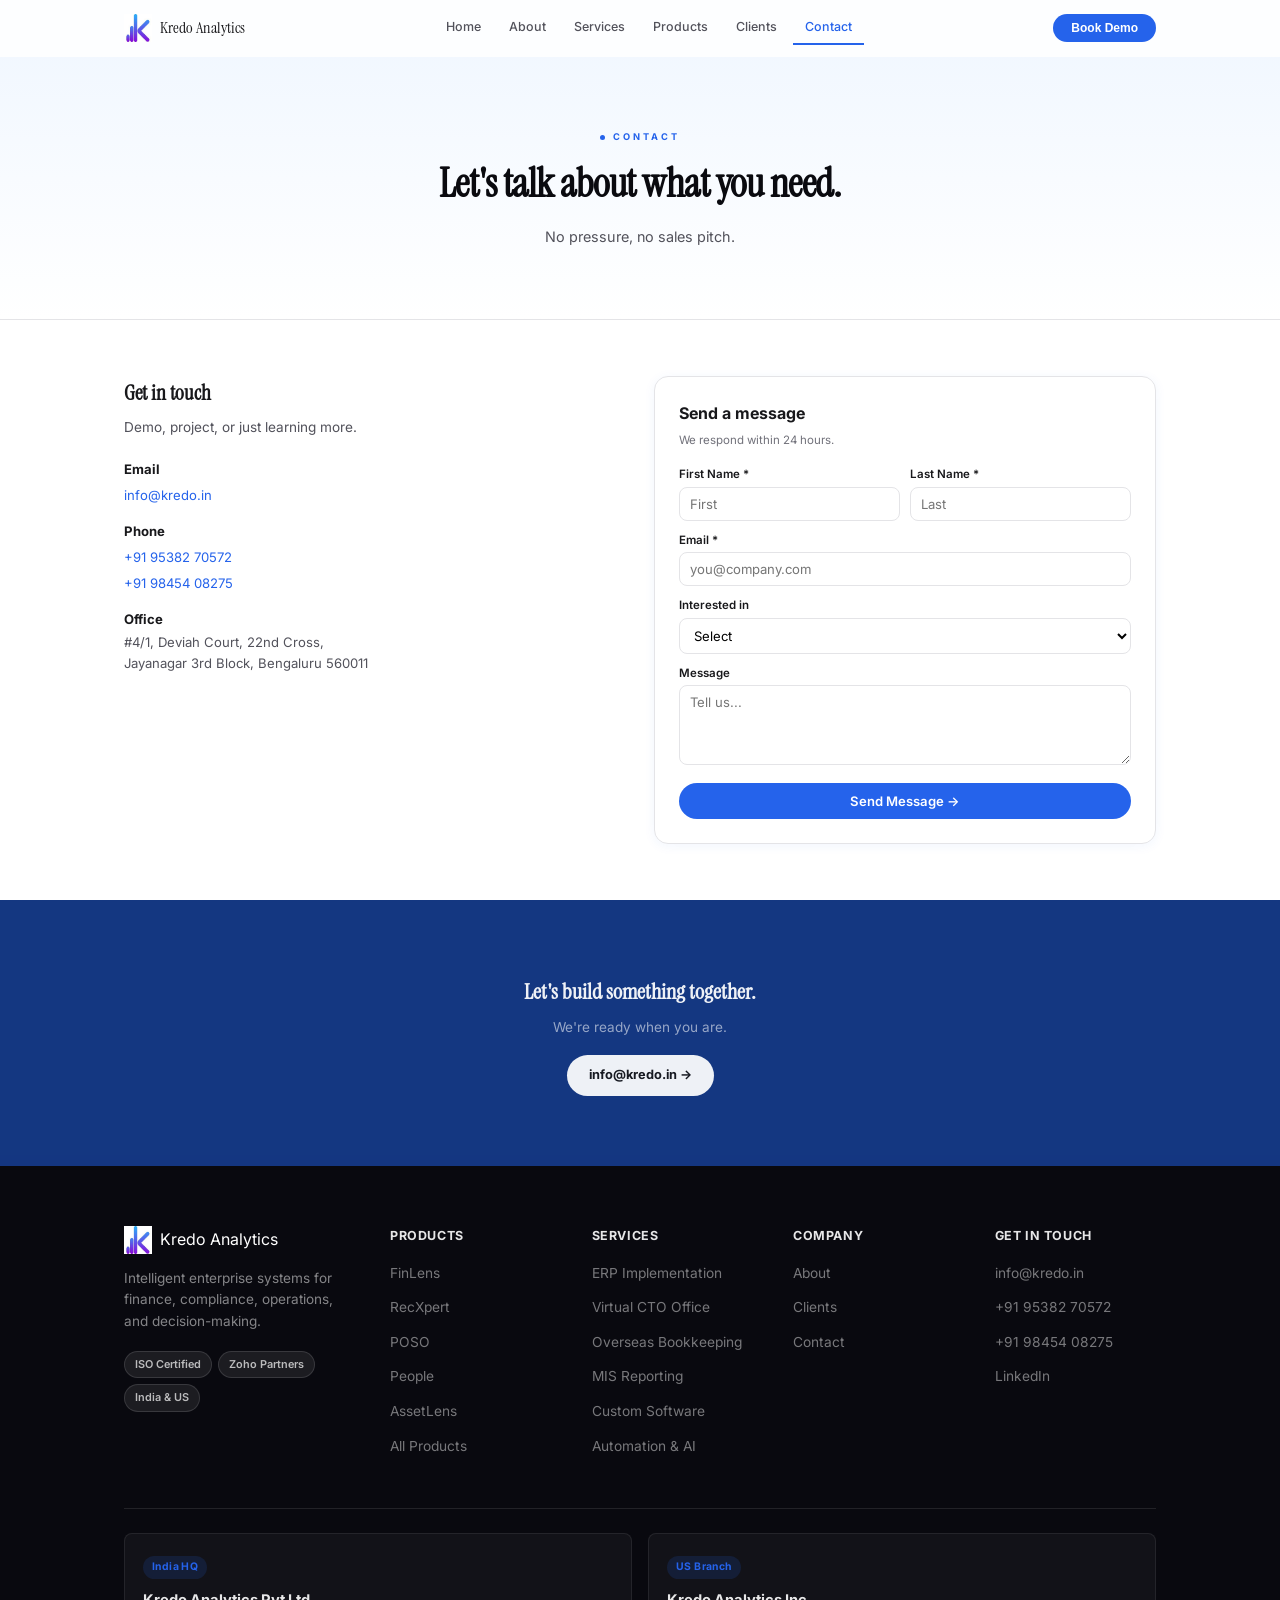
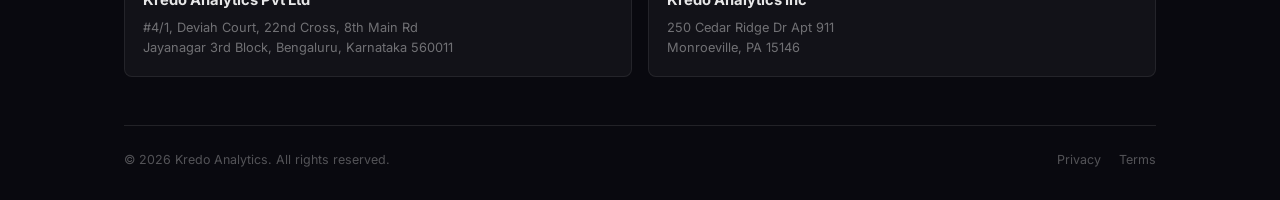
<file: kredo-website-premium (1)/kredo-website-premium/contact.html>
<!DOCTYPE html><html lang="en"><head><meta charset="UTF-8"><meta name="viewport" content="width=device-width, initial-scale=1.0"><title>Contact — Kredo Analytics</title><link rel="icon" href="[data-uri]"><style>
@import url('https://fonts.googleapis.com/css2?family=Instrument+Serif:ital@0;1&family=Inter:wght@300;400;500;600;700;800&display=swap');
*,*::before,*::after{margin:0;padding:0;box-sizing:border-box}
:root{--blue:#2563EB;--blue-h:#1D4ED8;--blue-l:#EFF6FF;--blue-x:#DBEAFE;--ink:#0A0A0F;--bg:#fff;--bg2:#FAFAFA;--bg3:#F4F4F5;--text:#18181B;--text2:#52525B;--text3:#71717A;--border:#E4E4E7;--serif:'Instrument Serif',serif;--sans:'Inter',sans-serif;--max:1080px;--r:14px;--shadow:0 2px 12px rgba(37,99,235,0.06)}
html{scroll-behavior:smooth}
body{font-family:var(--sans);color:var(--text);background:var(--bg);-webkit-font-smoothing:antialiased;line-height:1.6;overflow-x:hidden}
a{color:inherit;text-decoration:none}ul{list-style:none}img{max-width:100%;display:block}
.w{max-width:var(--max);margin:0 auto;padding:0 24px}

/* NAV */
.nav{position:fixed;top:0;left:0;right:0;z-index:1000;background:rgba(255,255,255,0.85);backdrop-filter:blur(20px);-webkit-backdrop-filter:blur(20px);border-bottom:1px solid transparent;transition:border-color 0.2s,background 0.2s}
.nav.scrolled{border-bottom-color:var(--border);background:rgba(255,255,255,0.95)}
.ni{display:flex;align-items:center;justify-content:space-between;height:56px;max-width:var(--max);margin:0 auto;padding:0 24px}
.nav-logo{display:flex;align-items:center;gap:8px}
.nav-logo img{height:28px}
.nav-logo b{font-family:var(--serif);font-size:1rem;font-weight:400;color:var(--text)}
.nl{display:flex;gap:4px}
.nl a{padding:6px 12px;font-size:0.78rem;font-weight:500;color:var(--text2);transition:all 0.2s;border-bottom:2px solid transparent}
.nl a:hover,.nl a.on{color:var(--blue);border-bottom-color:var(--blue)}
.nav-btn{padding:7px 18px;background:var(--blue);color:#fff;font-size:0.75rem;font-weight:600;border:none;border-radius:100px;cursor:pointer;transition:all 0.2s}
.nav-btn:hover{background:var(--blue-h);transform:translateY(-1px);box-shadow:0 4px 12px rgba(37,99,235,0.25)}
.nt{display:none;background:none;border:none;cursor:pointer}
.nt svg{width:20px;height:20px;stroke:var(--text);stroke-width:2;fill:none;stroke-linecap:round}
@media(max-width:768px){.nl{position:fixed;top:56px;left:0;right:0;background:#fff;flex-direction:column;padding:8px 16px;border-bottom:1px solid var(--border);box-shadow:0 4px 12px rgba(0,0,0,0.06);transform:translateY(-120%);opacity:0;transition:0.3s}.nl.open{transform:translateY(0);opacity:1}.nt{display:block}.hm{display:none!important}}

/* BUTTONS */
.btn{display:inline-flex;align-items:center;gap:6px;padding:10px 22px;font-size:0.8rem;font-weight:600;border:none;border-radius:100px;cursor:pointer;font-family:var(--sans);transition:all 0.25s;text-decoration:none}
.btn-blue{background:var(--blue);color:#fff}
.btn-blue:hover{background:var(--blue-h);transform:translateY(-2px);box-shadow:0 6px 20px rgba(37,99,235,0.25)}
.btn-out{background:transparent;color:var(--text);border:1.5px solid var(--border)}
.btn-out:hover{border-color:var(--blue);color:var(--blue)}
.btn-wh{background:#fff;color:var(--text);font-weight:700}
.btn-wh:hover{transform:translateY(-2px);box-shadow:0 6px 16px rgba(0,0,0,0.08)}
.btn-ghost{background:rgba(255,255,255,0.1);color:#fff;border:1px solid rgba(255,255,255,0.2)}
.btn-ghost:hover{background:rgba(255,255,255,0.2)}

/* SECTIONS */
.sec{padding:56px 0}
.sec-alt{padding:56px 0;background:var(--bg2)}
.sec-blue{padding:56px 0;background:var(--blue);color:#fff}
.sec-head{text-align:center;margin-bottom:32px}
.tag{font-size:0.58rem;font-weight:700;letter-spacing:3px;text-transform:uppercase;color:var(--blue);margin-bottom:6px}
.tag::before{content:'';display:inline-block;width:5px;height:5px;background:var(--blue);border-radius:50%;margin-right:8px;vertical-align:middle}
.sec-blue .tag{color:rgba(255,255,255,0.5)}
.sec-blue .tag::before{background:rgba(255,255,255,0.5)}
.title{font-family:var(--serif);font-size:clamp(1.4rem,3vw,2rem);line-height:1.1;letter-spacing:-0.5px;color:var(--text)}
.sec-blue .title{color:#fff}
.sub{font-size:0.85rem;color:var(--text2);line-height:1.7;max-width:440px;margin:0 auto}

/* CARDS */
.card{background:var(--bg);border:1.5px solid var(--border);border-radius:var(--r);padding:24px;transition:all 0.3s;box-shadow:var(--shadow)}
.card:hover{border-color:var(--blue-x);transform:translateY(-2px);box-shadow:0 4px 12px rgba(0,0,0,0.06)}
.card::after{content:none}

.ci{width:40px;height:40px;background:var(--blue-l);border:1px solid var(--blue-x);border-radius:10px;display:grid;place-items:center;font-size:0.5rem;font-weight:800;color:var(--blue);margin-bottom:12px}
.card h3{font-size:0.88rem;font-weight:700;margin-bottom:4px}
.card p{font-size:0.78rem;color:var(--text2);line-height:1.6}
.clink{font-size:0.72rem;font-weight:700;color:var(--blue);margin-top:10px;display:inline-block}
.ck{list-style:none;padding:0;margin-top:8px}
.ck li{font-size:0.75rem;color:var(--text2);padding:3px 0 3px 16px;position:relative}
.ck li::before{content:'\2713';position:absolute;left:0;color:var(--blue);font-weight:700;font-size:0.7rem}
.tags{display:flex;flex-wrap:wrap;gap:3px;margin-top:8px}
.tags span{background:var(--blue-l);color:var(--blue);font-size:0.58rem;font-weight:600;padding:2px 7px;border-radius:4px}

/* GRIDS */
.g2{display:grid;grid-template-columns:1fr 1fr;gap:14px}
.g3{display:grid;grid-template-columns:repeat(3,1fr);gap:12px}
.g4{display:grid;grid-template-columns:repeat(4,1fr);gap:12px}
.g6{display:grid;grid-template-columns:repeat(6,1fr);gap:8px}

/* CLIENT LOGOS */
.cl-b{background:#fff;border:1.5px solid var(--border);border-radius:var(--r);padding:16px 10px;display:flex;align-items:center;justify-content:center;min-height:70px;transition:all 0.3s;box-shadow:var(--shadow)}
.cl-b:hover{border-color:var(--blue-x);transform:translateY(-2px);box-shadow:0 4px 12px rgba(0,0,0,0.06)}
.cl-b img{max-height:34px;max-width:95px;object-fit:contain;opacity:0.7;filter:grayscale(80%);transition:all 0.35s}
.cl-b:hover img{opacity:1;filter:grayscale(0%) drop-shadow(0 2px 4px rgba(0,0,0,0.1));transform:scale(1.08)}

/* PAGE HERO */
.phero{padding:130px 0 70px;background:linear-gradient(180deg,var(--blue-l) 0%,#fff 100%);border-bottom:1px solid var(--border);text-align:center;position:relative;overflow:hidden}
.phero h1{font-family:var(--serif);font-size:clamp(1.8rem,4vw,2.5rem);margin-bottom:10px;letter-spacing:-0.5px;color:var(--ink)}
.phero p{color:var(--text2);font-size:0.9rem;max-width:460px;margin:0 auto;line-height:1.7}

/* FOOTER */














/* BTT */
.btt{position:fixed;bottom:24px;right:24px;width:44px;height:44px;background:var(--ink,#0A0A0F);color:#fff;border:none;cursor:pointer;display:grid;place-items:center;opacity:0;visibility:hidden;transform:translateY(8px);transition:all 0.2s;z-index:99;font-size:12px;border-radius:50%;box-shadow:0 4px 12px rgba(0,0,0,0.15)}
.btt.show{opacity:1;visibility:visible;transform:translateY(0)}

/* REVEAL */


@media(max-width:768px){.g2,.g3,.g4{grid-template-columns:1fr}.g6{grid-template-columns:repeat(3,1fr)}.ft-grid{grid-template-columns:1fr 1fr}.hm{display:none!important}}
@media(max-width:480px){.g6{grid-template-columns:repeat(2,1fr)}}
.phero{padding:130px 0 70px;background:linear-gradient(180deg,var(--blue-l) 0%,#fff 100%);border-bottom:1px solid var(--border);text-align:center;position:relative;overflow:hidden}.phero h1{font-family:var(--serif);font-size:clamp(1.8rem,4vw,2.5rem);margin-bottom:10px;letter-spacing:-0.5px;color:var(--ink)}.phero p{color:var(--text2);font-size:0.9rem;max-width:460px;margin:0 auto;line-height:1.7}
/* Hidden watermark */
.wm{position:fixed;bottom:6px;right:8px;font-size:8px;color:rgba(0,0,0,0.12);z-index:9998;user-select:none;font-family:monospace;letter-spacing:1px;cursor:pointer}
.wm:active{display:none}
.clc,.cl-b{opacity:1!important;visibility:visible!important;transform:none!important}

/* FOOTER */
.foot{background:var(--ink);color:rgba(255,255,255,0.6);padding:60px 0 30px}
.foot-grid{display:grid;grid-template-columns:1.4fr 1fr 1fr 1fr 1fr;gap:40px;margin-bottom:50px}
@media(max-width:900px){.foot-grid{grid-template-columns:1fr 1fr;gap:36px}}
.foot-tag{font-size:0.85rem;color:rgba(255,255,255,0.5);line-height:1.6;max-width:280px;margin-bottom:18px}
.foot-badges{display:flex;gap:6px;flex-wrap:wrap}
.foot-badge{font-size:0.68rem;font-weight:600;color:rgba(255,255,255,0.7);padding:4px 10px;background:rgba(255,255,255,0.08);border:1px solid rgba(255,255,255,0.12);border-radius:100px}
.foot-col h4{font-size:0.78rem;font-weight:700;color:rgba(255,255,255,0.9);text-transform:uppercase;letter-spacing:0.6px;margin-bottom:14px}
.foot-col ul{display:flex;flex-direction:column;gap:9px}
.foot-col a{font-size:0.86rem;color:rgba(255,255,255,0.45);transition:color 0.15s}
.foot-col a:hover{color:#fff}
.foot-offices{display:grid;grid-template-columns:1fr 1fr;gap:16px;padding:24px 0;border-top:1px solid rgba(255,255,255,0.1);margin-bottom:24px}
@media(max-width:700px){.foot-offices{grid-template-columns:1fr}}
.foot-office{background:rgba(255,255,255,0.04);border:1px solid rgba(255,255,255,0.08);border-radius:8px;padding:18px}
.foot-office-flag{display:inline-block;font-size:0.65rem;font-weight:700;color:var(--blue);background:rgba(37,99,235,0.15);padding:3px 9px;border-radius:100px;letter-spacing:0.4px;margin-bottom:10px}
.foot-office h5{font-size:0.92rem;font-weight:700;color:rgba(255,255,255,0.9);margin-bottom:6px}
.foot-office p{font-size:0.8rem;color:rgba(255,255,255,0.4);line-height:1.55}
.foot-bot{display:flex;justify-content:space-between;align-items:center;padding-top:24px;border-top:1px solid rgba(255,255,255,0.1);font-size:0.78rem;color:rgba(255,255,255,0.3);flex-wrap:wrap;gap:12px}
.foot-bot-links{display:flex;gap:18px}
.foot-bot-links a:hover{color:rgba(255,255,255,0.7)}

.nav-logo-mark{width:28px;height:28px;background:linear-gradient(135deg,var(--blue),var(--blue-h));border-radius:7px;display:flex;align-items:center;justify-content:center;color:#fff;font-weight:800;font-size:0.85rem}
</style><link rel="stylesheet" href="css/premium.css"></head><body>
<!-- Premium Layer -->
<div class="scroll-progress"></div>
<nav class="nav"><div class="ni"><a href="index.html" class="nav-logo"><img src="[data-uri]" alt="K"><b>Kredo Analytics</b></a><div class="nl" id="nl"><a href="index.html">Home</a><a href="about.html">About</a><a href="services.html">Services</a><a href="products.html">Products</a><a href="clients.html">Clients</a><a href="contact.html"  class=on>Contact</a></div><button class="nav-btn hm" onclick="location.href='contact.html'">Book Demo</button><button class="nt" id="nt" aria-label="Menu"><svg viewBox="0 0 24 24"><line x1="3" y1="6" x2="21" y2="6"/><line x1="3" y1="12" x2="21" y2="12"/><line x1="3" y1="18" x2="21" y2="18"/></svg></button></div></nav><main>
<section class="phero"><div class="w"><div class="tag">Contact</div><h1>Let's talk about what you need.</h1><p>No pressure, no sales pitch.</p></div></section>
<section class="sec"><div class="w"><div class="g2" style="gap:28px"><div>
<h2 style="font-family:var(--serif);font-size:1.3rem;margin-bottom:6px">Get in touch</h2>
<p style="font-size:0.85rem;color:var(--text2);line-height:1.7;margin-bottom:20px">Demo, project, or just learning more.</p>
<div style="margin-bottom:14px"><div style="font-weight:700;font-size:0.82rem;margin-bottom:2px">Email</div><a href="mailto:info@kredo.in" style="font-size:0.82rem;color:var(--blue)">info@kredo.in</a></div>
<div style="margin-bottom:14px"><div style="font-weight:700;font-size:0.82rem;margin-bottom:2px">Phone</div><a href="tel:9538270572" style="font-size:0.82rem;color:var(--blue)">+91 95382 70572</a><br><a href="tel:9845408275" style="font-size:0.82rem;color:var(--blue)">+91 98454 08275</a></div>
<div style="margin-bottom:14px"><div style="font-weight:700;font-size:0.82rem;margin-bottom:2px">Office</div><p style="font-size:0.82rem;color:var(--text2)">#4/1, Deviah Court, 22nd Cross,<br>Jayanagar 3rd Block, Bengaluru 560011</p></div>
</div><div style="background:#fff;border:1.5px solid var(--border);border-radius:var(--r);padding:24px;box-shadow:var(--shadow)">
<h3 style="font-size:1rem;font-weight:700;margin-bottom:4px">Send a message</h3>
<p style="font-size:0.72rem;color:var(--text3);margin-bottom:16px">We respond within 24 hours.</p>
<form onsubmit="event.preventDefault();alert('Thank you!');">
<div class="g2" style="gap:10px;margin-bottom:10px"><div><label style="font-size:0.72rem;font-weight:600;display:block;margin-bottom:3px">First Name *</label><input required placeholder="First" style="width:100%;padding:8px 10px;border:1.5px solid var(--border);border-radius:8px;font-size:0.82rem;font-family:var(--sans);outline:none"></div><div><label style="font-size:0.72rem;font-weight:600;display:block;margin-bottom:3px">Last Name *</label><input required placeholder="Last" style="width:100%;padding:8px 10px;border:1.5px solid var(--border);border-radius:8px;font-size:0.82rem;font-family:var(--sans);outline:none"></div></div>
<div style="margin-bottom:10px"><label style="font-size:0.72rem;font-weight:600;display:block;margin-bottom:3px">Email *</label><input type="email" required placeholder="you@company.com" style="width:100%;padding:8px 10px;border:1.5px solid var(--border);border-radius:8px;font-size:0.82rem;font-family:var(--sans);outline:none"></div>
<div style="margin-bottom:10px"><label style="font-size:0.72rem;font-weight:600;display:block;margin-bottom:3px">Interested in</label><select style="width:100%;padding:8px 10px;border:1.5px solid var(--border);border-radius:8px;font-size:0.82rem;font-family:var(--sans);outline:none;background:#fff"><option>Select</option><option>FinLens</option><option>ERP</option><option>MIS</option><option>Custom Dev</option><option>Other</option></select></div>
<div style="margin-bottom:10px"><label style="font-size:0.72rem;font-weight:600;display:block;margin-bottom:3px">Message</label><textarea placeholder="Tell us..." style="width:100%;padding:8px 10px;border:1.5px solid var(--border);border-radius:8px;font-size:0.82rem;font-family:var(--sans);outline:none;height:80px;resize:vertical"></textarea></div>
<button type="submit" style="width:100%;padding:10px;background:var(--blue);color:#fff;border:none;font-size:0.82rem;font-weight:600;cursor:pointer;border-radius:100px;font-family:var(--sans)">Send Message &rarr;</button>
</form></div></div></div></section><section class="sec-blue" style="text-align:center;position:relative;overflow:hidden;padding:72px 0"><video autoplay muted loop playsinline style="position:absolute;inset:0;width:100%;height:100%;object-fit:cover;z-index:0" src="cta-bg.mp4"></video><div style="position:absolute;inset:0;background:rgba(0,0,0,0.45);z-index:1"></div><div class="w" style="position:relative;z-index:5">
  <h2 style="font-family:var(--serif);font-size:1.4rem;margin-bottom:8px">Let's build something together.</h2>
  <p style="color:rgba(255,255,255,0.6);font-size:0.85rem;margin-bottom:16px">We're ready when you are.</p>
  <a href="mailto:info@kredo.in" class="btn btn-wh">info@kredo.in &rarr;</a>
</div></section>
</main><footer class="foot" style="position:relative;overflow:hidden">
<video autoplay muted loop playsinline style="position:absolute;inset:0;width:100%;height:100%;object-fit:cover;z-index:0" src="cta-bg.mp4"></video>
<div style="position:absolute;inset:0;background:rgba(10,10,15,0.88);z-index:1"></div>
<div class="w" style="position:relative;z-index:2">
  <div class="foot-grid">
    <div class="foot-brand">
      <div class="nav-logo" style="margin-bottom:14px">
        <img src="[data-uri]" alt="K">
        <span style="color:#fff">Kredo Analytics</span>
      </div>
      <p class="foot-tag">Intelligent enterprise systems for finance, compliance, operations, and decision-making.</p>
      <div class="foot-badges">
        <span class="foot-badge">ISO Certified</span>
        <span class="foot-badge">Zoho Partners</span>
        <span class="foot-badge">India &amp; US</span>
      </div>
    </div>
    <div class="foot-col">
      <h4>Products</h4>
      <ul>
        <li><a href="products.html#finlens">FinLens</a></li>
        <li><a href="products.html#recxpert">RecXpert</a></li>
        <li><a href="products.html#poso">POSO</a></li>
        <li><a href="products.html#people">People</a></li>
        <li><a href="products.html#assetlens">AssetLens</a></li>
        <li><a href="products.html">All Products</a></li>
      </ul>
    </div>
    <div class="foot-col">
      <h4>Services</h4>
      <ul>
        <li><a href="services.html#erp">ERP Implementation</a></li>
        <li><a href="services.html#vcto">Virtual CTO Office</a></li>
        <li><a href="services.html#books">Overseas Bookkeeping</a></li>
        <li><a href="services.html#mis">MIS Reporting</a></li>
        <li><a href="services.html#custom">Custom Software</a></li>
        <li><a href="services.html#ai">Automation &amp; AI</a></li>
      </ul>
    </div>
    <div class="foot-col">
      <h4>Company</h4>
      <ul>
        <li><a href="about.html">About</a></li>
        <li><a href="clients.html">Clients</a></li>
        <li><a href="contact.html">Contact</a></li>
      </ul>
    </div>
    <div class="foot-col">
      <h4>Get in Touch</h4>
      <ul>
        <li><a href="mailto:info@kredo.in">info@kredo.in</a></li>
        <li><a href="tel:+919538270572">+91 95382 70572</a></li>
        <li><a href="tel:+919845408275">+91 98454 08275</a></li>
        <li><a href="https://www.linkedin.com/company/kredo-analytics-private-limited" target="_blank">LinkedIn</a></li>
      </ul>
    </div>
  </div>
  <div class="foot-offices">
    <div class="foot-office">
      <span class="foot-office-flag">India HQ</span>
      <h5>Kredo Analytics Pvt Ltd</h5>
      <p>#4/1, Deviah Court, 22nd Cross, 8th Main Rd<br>Jayanagar 3rd Block, Bengaluru, Karnataka 560011</p>
    </div>
    <div class="foot-office">
      <span class="foot-office-flag">US Branch</span>
      <h5>Kredo Analytics Inc</h5>
      <p>250 Cedar Ridge Dr Apt 911<br>Monroeville, PA 15146</p>
    </div>
  </div>
  <div class="foot-bot">
    <span>&copy; 2026 Kredo Analytics. All rights reserved.</span>
    <div class="foot-bot-links">
      <a href="#">Privacy</a>
      <a href="#">Terms</a>
    </div>
  </div>
</div>
</footer><button class="btt" aria-label="Top">&uarr;</button><!-- nav/animations handled by premium.js -->
<script>(function(){var e=`1.3.23`;function t(e,t,n){return Math.max(e,Math.min(t,n))}function n(e,t,n){return(1-n)*e+n*t}function r(e,t,r,i){return n(e,t,1-Math.exp(-r*i))}function i(e,t){return(e%t+t)%t}var a=class{isRunning=!1;value=0;from=0;to=0;currentTime=0;lerp;duration;easing;onUpdate;advance(e){if(!this.isRunning)return;let n=!1;if(this.duration&&this.easing){this.currentTime+=e;let r=t(0,this.currentTime/this.duration,1);n=r>=1;let i=n?1:this.easing(r);this.value=this.from+(this.to-this.from)*i}else this.lerp?(this.value=r(this.value,this.to,this.lerp*60,e),Math.round(this.value)===Math.round(this.to)&&(this.value=this.to,n=!0)):(this.value=this.to,n=!0);n&&this.stop(),this.onUpdate?.(this.value,n)}stop(){this.isRunning=!1}fromTo(e,t,{lerp:n,duration:r,easing:i,onStart:a,onUpdate:o}){this.from=this.value=e,this.to=t,this.lerp=n,this.duration=r,this.easing=i,this.currentTime=0,this.isRunning=!0,a?.(),this.onUpdate=o}};function o(e,t){let n;return function(...r){clearTimeout(n),n=setTimeout(()=>{n=void 0,e.apply(this,r)},t)}}var s=class{width=0;height=0;scrollHeight=0;scrollWidth=0;debouncedResize;wrapperResizeObserver;contentResizeObserver;constructor(e,t,{autoResize:n=!0,debounce:r=250}={}){this.wrapper=e,this.content=t,n&&(this.debouncedResize=o(this.resize,r),this.wrapper instanceof Window?window.addEventListener(`resize`,this.debouncedResize):(this.wrapperResizeObserver=new ResizeObserver(this.debouncedResize),this.wrapperResizeObserver.observe(this.wrapper)),this.contentResizeObserver=new ResizeObserver(this.debouncedResize),this.contentResizeObserver.observe(this.content)),this.resize()}destroy(){this.wrapperResizeObserver?.disconnect(),this.contentResizeObserver?.disconnect(),this.wrapper===window&&this.debouncedResize&&window.removeEventListener(`resize`,this.debouncedResize)}resize=()=>{this.onWrapperResize(),this.onContentResize()};onWrapperResize=()=>{this.wrapper instanceof Window?(this.width=window.innerWidth,this.height=window.innerHeight):(this.width=this.wrapper.clientWidth,this.height=this.wrapper.clientHeight)};onContentResize=()=>{this.wrapper instanceof Window?(this.scrollHeight=this.content.scrollHeight,this.scrollWidth=this.content.scrollWidth):(this.scrollHeight=this.wrapper.scrollHeight,this.scrollWidth=this.wrapper.scrollWidth)};get limit(){return{x:this.scrollWidth-this.width,y:this.scrollHeight-this.height}}},c=class{events={};emit(e,...t){let n=this.events[e]||[];for(let e=0,r=n.length;e<r;e++)n[e]?.(...t)}on(e,t){return this.events[e]?this.events[e].push(t):this.events[e]=[t],()=>{this.events[e]=this.events[e]?.filter(e=>t!==e)}}off(e,t){this.events[e]=this.events[e]?.filter(e=>t!==e)}destroy(){this.events={}}};let l={passive:!1};function u(e,t){return e===1?16.666666666666668:e===2?t:1}var d=class{touchStart={x:0,y:0};lastDelta={x:0,y:0};window={width:0,height:0};emitter=new c;constructor(e,t={wheelMultiplier:1,touchMultiplier:1}){this.element=e,this.options=t,window.addEventListener(`resize`,this.onWindowResize),this.onWindowResize(),this.element.addEventListener(`wheel`,this.onWheel,l),this.element.addEventListener(`touchstart`,this.onTouchStart,l),this.element.addEventListener(`touchmove`,this.onTouchMove,l),this.element.addEventListener(`touchend`,this.onTouchEnd,l)}on(e,t){return this.emitter.on(e,t)}destroy(){this.emitter.destroy(),window.removeEventListener(`resize`,this.onWindowResize),this.element.removeEventListener(`wheel`,this.onWheel,l),this.element.removeEventListener(`touchstart`,this.onTouchStart,l),this.element.removeEventListener(`touchmove`,this.onTouchMove,l),this.element.removeEventListener(`touchend`,this.onTouchEnd,l)}onTouchStart=e=>{let{clientX:t,clientY:n}=e.targetTouches?e.targetTouches[0]:e;this.touchStart.x=t,this.touchStart.y=n,this.lastDelta={x:0,y:0},this.emitter.emit(`scroll`,{deltaX:0,deltaY:0,event:e})};onTouchMove=e=>{let{clientX:t,clientY:n}=e.targetTouches?e.targetTouches[0]:e,r=-(t-this.touchStart.x)*this.options.touchMultiplier,i=-(n-this.touchStart.y)*this.options.touchMultiplier;this.touchStart.x=t,this.touchStart.y=n,this.lastDelta={x:r,y:i},this.emitter.emit(`scroll`,{deltaX:r,deltaY:i,event:e})};onTouchEnd=e=>{this.emitter.emit(`scroll`,{deltaX:this.lastDelta.x,deltaY:this.lastDelta.y,event:e})};onWheel=e=>{let{deltaX:t,deltaY:n,deltaMode:r}=e,i=u(r,this.window.width),a=u(r,this.window.height);t*=i,n*=a,t*=this.options.wheelMultiplier,n*=this.options.wheelMultiplier,this.emitter.emit(`scroll`,{deltaX:t,deltaY:n,event:e})};onWindowResize=()=>{this.window={width:window.innerWidth,height:window.innerHeight}}};let f=e=>Math.min(1,1.001-2**(-10*e));var p=class{_isScrolling=!1;_isStopped=!1;_isLocked=!1;_preventNextNativeScrollEvent=!1;_resetVelocityTimeout=null;_rafId=null;isTouching;time=0;userData={};lastVelocity=0;velocity=0;direction=0;options;targetScroll;animatedScroll;animate=new a;emitter=new c;dimensions;virtualScroll;constructor({wrapper:t=window,content:n=document.documentElement,eventsTarget:r=t,smoothWheel:i=!0,syncTouch:a=!1,syncTouchLerp:o=.075,touchInertiaExponent:c=1.7,duration:l,easing:u,lerp:p=.1,infinite:m=!1,orientation:h=`vertical`,gestureOrientation:g=h===`horizontal`?`both`:`vertical`,touchMultiplier:_=1,wheelMultiplier:v=1,autoResize:y=!0,prevent:b,virtualScroll:x,overscroll:S=!0,autoRaf:C=!1,anchors:w=!1,autoToggle:T=!1,allowNestedScroll:E=!1,__experimental__naiveDimensions:D=!1,naiveDimensions:O=D,stopInertiaOnNavigate:k=!1}={}){window.lenisVersion=e,window.lenis||(window.lenis={}),window.lenis.version=e,h===`horizontal`&&(window.lenis.horizontal=!0),a===!0&&(window.lenis.touch=!0),(!t||t===document.documentElement)&&(t=window),typeof l==`number`&&typeof u!=`function`?u=f:typeof u==`function`&&typeof l!=`number`&&(l=1),this.options={wrapper:t,content:n,eventsTarget:r,smoothWheel:i,syncTouch:a,syncTouchLerp:o,touchInertiaExponent:c,duration:l,easing:u,lerp:p,infinite:m,gestureOrientation:g,orientation:h,touchMultiplier:_,wheelMultiplier:v,autoResize:y,prevent:b,virtualScroll:x,overscroll:S,autoRaf:C,anchors:w,autoToggle:T,allowNestedScroll:E,naiveDimensions:O,stopInertiaOnNavigate:k},this.dimensions=new s(t,n,{autoResize:y}),this.updateClassName(),this.targetScroll=this.animatedScroll=this.actualScroll,this.options.wrapper.addEventListener(`scroll`,this.onNativeScroll),this.options.wrapper.addEventListener(`scrollend`,this.onScrollEnd,{capture:!0}),(this.options.anchors||this.options.stopInertiaOnNavigate)&&this.options.wrapper.addEventListener(`click`,this.onClick),this.options.wrapper.addEventListener(`pointerdown`,this.onPointerDown),this.virtualScroll=new d(r,{touchMultiplier:_,wheelMultiplier:v}),this.virtualScroll.on(`scroll`,this.onVirtualScroll),this.options.autoToggle&&(this.checkOverflow(),this.rootElement.addEventListener(`transitionend`,this.onTransitionEnd)),this.options.autoRaf&&(this._rafId=requestAnimationFrame(this.raf))}destroy(){this.emitter.destroy(),this.options.wrapper.removeEventListener(`scroll`,this.onNativeScroll),this.options.wrapper.removeEventListener(`scrollend`,this.onScrollEnd,{capture:!0}),this.options.wrapper.removeEventListener(`pointerdown`,this.onPointerDown),(this.options.anchors||this.options.stopInertiaOnNavigate)&&this.options.wrapper.removeEventListener(`click`,this.onClick),this.virtualScroll.destroy(),this.dimensions.destroy(),this.cleanUpClassName(),this._rafId&&cancelAnimationFrame(this._rafId)}on(e,t){return this.emitter.on(e,t)}off(e,t){return this.emitter.off(e,t)}onScrollEnd=e=>{e instanceof CustomEvent||(this.isScrolling===`smooth`||this.isScrolling===!1)&&e.stopPropagation()};dispatchScrollendEvent=()=>{this.options.wrapper.dispatchEvent(new CustomEvent(`scrollend`,{bubbles:this.options.wrapper===window,detail:{lenisScrollEnd:!0}}))};get overflow(){let e=this.isHorizontal?`overflow-x`:`overflow-y`;return getComputedStyle(this.rootElement)[e]}checkOverflow(){[`hidden`,`clip`].includes(this.overflow)?this.internalStop():this.internalStart()}onTransitionEnd=e=>{e.propertyName?.includes(`overflow`)&&e.target===this.rootElement&&this.checkOverflow()};setScroll(e){this.isHorizontal?this.options.wrapper.scrollTo({left:e,behavior:`instant`}):this.options.wrapper.scrollTo({top:e,behavior:`instant`})}onClick=e=>{let t=e.composedPath().filter(e=>e instanceof HTMLAnchorElement&&e.href).map(e=>new URL(e.href)),n=new URL(window.location.href);if(this.options.anchors){let e=t.find(e=>n.host===e.host&&n.pathname===e.pathname&&e.hash);if(e){let t=typeof this.options.anchors==`object`&&this.options.anchors?this.options.anchors:void 0,n=`#${e.hash.split(`#`)[1]}`;this.scrollTo(n,t);return}}if(this.options.stopInertiaOnNavigate&&t.some(e=>n.host===e.host&&n.pathname!==e.pathname)){this.reset();return}};onPointerDown=e=>{e.button===1&&this.reset()};onVirtualScroll=e=>{if(typeof this.options.virtualScroll==`function`&&this.options.virtualScroll(e)===!1)return;let{deltaX:t,deltaY:n,event:r}=e;if(this.emitter.emit(`virtual-scroll`,{deltaX:t,deltaY:n,event:r}),r.ctrlKey||r.lenisStopPropagation)return;let i=r.type.includes(`touch`),a=r.type.includes(`wheel`);this.isTouching=r.type===`touchstart`||r.type===`touchmove`;let o=t===0&&n===0;if(this.options.syncTouch&&i&&r.type===`touchstart`&&o&&!this.isStopped&&!this.isLocked){this.reset();return}let s=this.options.gestureOrientation===`vertical`&&n===0||this.options.gestureOrientation===`horizontal`&&t===0;if(o||s)return;let c=r.composedPath();c=c.slice(0,c.indexOf(this.rootElement));let l=this.options.prevent,u=Math.abs(t)>=Math.abs(n)?`horizontal`:`vertical`;if(c.find(e=>e instanceof HTMLElement&&(typeof l==`function`&&l?.(e)||e.hasAttribute?.(`data-lenis-prevent`)||u===`vertical`&&e.hasAttribute?.(`data-lenis-prevent-vertical`)||u===`horizontal`&&e.hasAttribute?.(`data-lenis-prevent-horizontal`)||i&&e.hasAttribute?.(`data-lenis-prevent-touch`)||a&&e.hasAttribute?.(`data-lenis-prevent-wheel`)||this.options.allowNestedScroll&&this.hasNestedScroll(e,{deltaX:t,deltaY:n}))))return;if(this.isStopped||this.isLocked){r.cancelable&&r.preventDefault();return}if(!(this.options.syncTouch&&i||this.options.smoothWheel&&a)){this.isScrolling=`native`,this.animate.stop(),r.lenisStopPropagation=!0;return}let d=n;this.options.gestureOrientation===`both`?d=Math.abs(n)>Math.abs(t)?n:t:this.options.gestureOrientation===`horizontal`&&(d=t),(!this.options.overscroll||this.options.infinite||this.options.wrapper!==window&&this.limit>0&&(this.animatedScroll>0&&this.animatedScroll<this.limit||this.animatedScroll===0&&n>0||this.animatedScroll===this.limit&&n<0))&&(r.lenisStopPropagation=!0),r.cancelable&&r.preventDefault();let f=i&&this.options.syncTouch,p=i&&r.type===`touchend`;p&&(d=Math.sign(d)*Math.abs(this.velocity)**this.options.touchInertiaExponent),this.scrollTo(this.targetScroll+d,{programmatic:!1,...f?{lerp:p?this.options.syncTouchLerp:1}:{lerp:this.options.lerp,duration:this.options.duration,easing:this.options.easing}})};resize(){this.dimensions.resize(),this.animatedScroll=this.targetScroll=this.actualScroll,this.emit()}emit(){this.emitter.emit(`scroll`,this)}onNativeScroll=()=>{if(this._resetVelocityTimeout!==null&&(clearTimeout(this._resetVelocityTimeout),this._resetVelocityTimeout=null),this._preventNextNativeScrollEvent){this._preventNextNativeScrollEvent=!1;return}if(this.isScrolling===!1||this.isScrolling===`native`){let e=this.animatedScroll;this.animatedScroll=this.targetScroll=this.actualScroll,this.lastVelocity=this.velocity,this.velocity=this.animatedScroll-e,this.direction=Math.sign(this.animatedScroll-e),this.isStopped||(this.isScrolling=`native`),this.emit(),this.velocity!==0&&(this._resetVelocityTimeout=setTimeout(()=>{this.lastVelocity=this.velocity,this.velocity=0,this.isScrolling=!1,this.emit()},400))}};reset(){this.isLocked=!1,this.isScrolling=!1,this.animatedScroll=this.targetScroll=this.actualScroll,this.lastVelocity=this.velocity=0,this.animate.stop()}start(){if(this.isStopped){if(this.options.autoToggle){this.rootElement.style.removeProperty(`overflow`);return}this.internalStart()}}internalStart(){this.isStopped&&(this.reset(),this.isStopped=!1,this.emit())}stop(){if(!this.isStopped){if(this.options.autoToggle){this.rootElement.style.setProperty(`overflow`,`clip`);return}this.internalStop()}}internalStop(){this.isStopped||(this.reset(),this.isStopped=!0,this.emit())}raf=e=>{let t=e-(this.time||e);this.time=e,this.animate.advance(t*.001),this.options.autoRaf&&(this._rafId=requestAnimationFrame(this.raf))};scrollTo(e,{offset:n=0,immediate:r=!1,lock:i=!1,programmatic:a=!0,lerp:o=a?this.options.lerp:void 0,duration:s=a?this.options.duration:void 0,easing:c=a?this.options.easing:void 0,onStart:l,onComplete:u,force:d=!1,userData:p}={}){if((this.isStopped||this.isLocked)&&!d)return;let m=e,h=n;if(typeof m==`string`&&[`top`,`left`,`start`,`#`].includes(m))m=0;else if(typeof m==`string`&&[`bottom`,`right`,`end`].includes(m))m=this.limit;else{let e=null;if(typeof m==`string`?(e=document.querySelector(m),e||(m===`#top`?m=0:console.warn(`Lenis: Target not found`,m))):m instanceof HTMLElement&&m?.nodeType&&(e=m),e){if(this.options.wrapper!==window){let e=this.rootElement.getBoundingClientRect();h-=this.isHorizontal?e.left:e.top}let t=e.getBoundingClientRect(),n=getComputedStyle(e),r=this.isHorizontal?Number.parseFloat(n.scrollMarginLeft):Number.parseFloat(n.scrollMarginTop),i=getComputedStyle(this.rootElement),a=this.isHorizontal?Number.parseFloat(i.scrollPaddingLeft):Number.parseFloat(i.scrollPaddingTop);m=(this.isHorizontal?t.left:t.top)+this.animatedScroll-(Number.isNaN(r)?0:r)-(Number.isNaN(a)?0:a)}}if(typeof m==`number`){if(m+=h,this.options.infinite){if(a){this.targetScroll=this.animatedScroll=this.scroll;let e=m-this.animatedScroll;e>this.limit/2?m-=this.limit:e<-this.limit/2&&(m+=this.limit)}}else m=t(0,m,this.limit);if(m===this.targetScroll){l?.(this),u?.(this);return}if(this.userData=p??{},r){this.animatedScroll=this.targetScroll=m,this.setScroll(this.scroll),this.reset(),this.preventNextNativeScrollEvent(),this.emit(),u?.(this),this.userData={},requestAnimationFrame(()=>{this.dispatchScrollendEvent()});return}a||(this.targetScroll=m),typeof s==`number`&&typeof c!=`function`?c=f:typeof c==`function`&&typeof s!=`number`&&(s=1),this.animate.fromTo(this.animatedScroll,m,{duration:s,easing:c,lerp:o,onStart:()=>{i&&(this.isLocked=!0),this.isScrolling=`smooth`,l?.(this)},onUpdate:(e,t)=>{this.isScrolling=`smooth`,this.lastVelocity=this.velocity,this.velocity=e-this.animatedScroll,this.direction=Math.sign(this.velocity),this.animatedScroll=e,this.setScroll(this.scroll),a&&(this.targetScroll=e),t||this.emit(),t&&(this.reset(),this.emit(),u?.(this),this.userData={},requestAnimationFrame(()=>{this.dispatchScrollendEvent()}),this.preventNextNativeScrollEvent())}})}}preventNextNativeScrollEvent(){this._preventNextNativeScrollEvent=!0,requestAnimationFrame(()=>{this._preventNextNativeScrollEvent=!1})}hasNestedScroll(e,{deltaX:t,deltaY:n}){let r=Date.now();e._lenis||={};let i=e._lenis,a,o,s,c,l,u,d,f,p,m;if(r-(i.time??0)>2e3){i.time=Date.now();let t=window.getComputedStyle(e);if(i.computedStyle=t,a=[`auto`,`overlay`,`scroll`].includes(t.overflowX),o=[`auto`,`overlay`,`scroll`].includes(t.overflowY),l=[`auto`].includes(t.overscrollBehaviorX),u=[`auto`].includes(t.overscrollBehaviorY),i.hasOverflowX=a,i.hasOverflowY=o,!(a||o))return!1;d=e.scrollWidth,f=e.scrollHeight,p=e.clientWidth,m=e.clientHeight,s=d>p,c=f>m,i.isScrollableX=s,i.isScrollableY=c,i.scrollWidth=d,i.scrollHeight=f,i.clientWidth=p,i.clientHeight=m,i.hasOverscrollBehaviorX=l,i.hasOverscrollBehaviorY=u}else s=i.isScrollableX,c=i.isScrollableY,a=i.hasOverflowX,o=i.hasOverflowY,d=i.scrollWidth,f=i.scrollHeight,p=i.clientWidth,m=i.clientHeight,l=i.hasOverscrollBehaviorX,u=i.hasOverscrollBehaviorY;if(!(a&&s||o&&c))return!1;let h=Math.abs(t)>=Math.abs(n)?`horizontal`:`vertical`,g,_,v,y,b,x;if(h===`horizontal`)g=Math.round(e.scrollLeft),_=d-p,v=t,y=a,b=s,x=l;else if(h===`vertical`)g=Math.round(e.scrollTop),_=f-m,v=n,y=o,b=c,x=u;else return!1;return!x&&(g>=_||g<=0)?!0:(v>0?g<_:g>0)&&y&&b}get rootElement(){return this.options.wrapper===window?document.documentElement:this.options.wrapper}get limit(){return this.options.naiveDimensions?this.isHorizontal?this.rootElement.scrollWidth-this.rootElement.clientWidth:this.rootElement.scrollHeight-this.rootElement.clientHeight:this.dimensions.limit[this.isHorizontal?`x`:`y`]}get isHorizontal(){return this.options.orientation===`horizontal`}get actualScroll(){let e=this.options.wrapper;return this.isHorizontal?e.scrollX??e.scrollLeft:e.scrollY??e.scrollTop}get scroll(){return this.options.infinite?i(this.animatedScroll,this.limit):this.animatedScroll}get progress(){return this.limit===0?1:this.scroll/this.limit}get isScrolling(){return this._isScrolling}set isScrolling(e){this._isScrolling!==e&&(this._isScrolling=e,this.updateClassName())}get isStopped(){return this._isStopped}set isStopped(e){this._isStopped!==e&&(this._isStopped=e,this.updateClassName())}get isLocked(){return this._isLocked}set isLocked(e){this._isLocked!==e&&(this._isLocked=e,this.updateClassName())}get isSmooth(){return this.isScrolling===`smooth`}get className(){let e=`lenis`;return this.options.autoToggle&&(e+=` lenis-autoToggle`),this.isStopped&&(e+=` lenis-stopped`),this.isLocked&&(e+=` lenis-locked`),this.isScrolling&&(e+=` lenis-scrolling`),this.isScrolling===`smooth`&&(e+=` lenis-smooth`),e}updateClassName(){this.cleanUpClassName(),this.className.split(` `).forEach(e=>{this.rootElement.classList.add(e)})}cleanUpClassName(){for(let e of Array.from(this.rootElement.classList))(e===`lenis`||e.startsWith(`lenis-`))&&this.rootElement.classList.remove(e)}};globalThis.Lenis=p,globalThis.Lenis.prototype=p.prototype})();
//# sourceMappingURL=lenis.min.js.map</script>
<script>/*!
 * GSAP 3.15.0
 * https://gsap.com
 * 
 * @license Copyright 2026, GreenSock. All rights reserved.
 * Subject to the terms at https://gsap.com/standard-license.
 * @author: Jack Doyle, jack@greensock.com
 */

!function(t,e){"object"==typeof exports&&"undefined"!=typeof module?e(exports):"function"==typeof define&&define.amd?define(["exports"],e):e((t=t||self).window=t.window||{})}(this,function(e){"use strict";function _inheritsLoose(t,e){t.prototype=Object.create(e.prototype),(t.prototype.constructor=t).__proto__=e}function _assertThisInitialized(t){if(void 0===t)throw new ReferenceError("this hasn't been initialised - super() hasn't been called");return t}function r(t){return"string"==typeof t}function s(t){return"function"==typeof t}function t(t){return"number"==typeof t}function u(t){return void 0===t}function v(t){return"object"==typeof t}function w(t){return!1!==t}function x(){return"undefined"!=typeof window}function y(t){return s(t)||r(t)}function R(t){return(i=bt(t,ht))&&Fe}function S(t,e){return console.warn("Invalid property",t,"set to",e,"Missing plugin? gsap.registerPlugin()")}function T(t,e){return!e&&console.warn(t)}function U(t,e){return t&&(ht[t]=e)&&i&&(i[t]=e)||ht}function V(){return 0}function ga(t){var e,r,i=t[0];if(v(i)||s(i)||(t=[t]),!(e=(i._gsap||{}).harness)){for(r=yt.length;r--&&!yt[r].targetTest(i););e=yt[r]}for(r=t.length;r--;)t[r]&&(t[r]._gsap||(t[r]._gsap=new Xt(t[r],e)))||t.splice(r,1);return t}function ha(t){return t._gsap||ga(Pt(t))[0]._gsap}function ia(t,e,r){return(r=t[e])&&s(r)?t[e]():u(r)&&t.getAttribute&&t.getAttribute(e)||r}function ja(t,e){return(t=t.split(",")).forEach(e)||t}function ka(t){return Math.round(1e5*t)/1e5||0}function la(t){return Math.round(1e7*t)/1e7||0}function ma(t,e){var r=e.charAt(0),i=parseFloat(e.substr(2));return t=parseFloat(t),"+"===r?t+i:"-"===r?t-i:"*"===r?t*i:t/i}function na(t,e){for(var r=e.length,i=0;t.indexOf(e[i])<0&&++i<r;);return i<r}function oa(){var t,e,r=pt.length,i=pt.slice(0);for(_t={},t=pt.length=0;t<r;t++)(e=i[t])&&e._lazy&&(e.render(e._lazy[0],e._lazy[1],!0)._lazy=0)}function pa(t){return!!(t._initted||t._startAt||t.add)}function qa(t,e,r,i){pt.length&&!I&&oa(),t.render(e,r,i||!!(I&&e<0&&pa(t))),pt.length&&!I&&oa()}function ra(t){var e=parseFloat(t);return(e||0===e)&&(t+"").match(ot).length<2?e:r(t)?t.trim():t}function sa(t){return t}function ta(t,e){for(var r in e)r in t||(t[r]=e[r]);return t}function wa(t,e){for(var r in e)"__proto__"!==r&&"constructor"!==r&&"prototype"!==r&&(t[r]=v(e[r])?wa(t[r]||(t[r]={}),e[r]):e[r]);return t}function xa(t,e){var r,i={};for(r in t)r in e||(i[r]=t[r]);return i}function ya(t){var e=t.parent||L,r=t.keyframes?function _setKeyframeDefaults(i){return function(t,e){for(var r in e)r in t||"duration"===r&&i||"ease"===r||(t[r]=e[r])}}(K(t.keyframes)):ta;if(w(t.inherit))for(;e;)r(t,e.vars.defaults),e=e.parent||e._dp;return t}function Aa(t,e,r,i,n){void 0===r&&(r="_first"),void 0===i&&(i="_last");var a,s=t[i];if(n)for(a=e[n];s&&s[n]>a;)s=s._prev;return s?(e._next=s._next,s._next=e):(e._next=t[r],t[r]=e),e._next?e._next._prev=e:t[i]=e,e._prev=s,e.parent=e._dp=t,e}function Ba(t,e,r,i){void 0===r&&(r="_first"),void 0===i&&(i="_last");var n=e._prev,a=e._next;n?n._next=a:t[r]===e&&(t[r]=a),a?a._prev=n:t[i]===e&&(t[i]=n),e._next=e._prev=e.parent=null}function Ca(t,e){t.parent&&(!e||t.parent.autoRemoveChildren)&&t.parent.remove&&t.parent.remove(t),t._act=0}function Da(t,e){if(t&&(!e||e._end>t._dur||e._start<0))for(var r=t;r;)r._dirty=1,r=r.parent;return t}function Fa(t,e,r,i){return t._startAt&&(I?t._startAt.revert(ft):t.vars.immediateRender&&!t.vars.autoRevert||t._startAt.render(e,!0,i))}function Ha(t){return t._repeat?wt(t._tTime,t=t.duration()+t._rDelay)*t:0}function Ja(t,e){return(t-e._start)*e._ts+(0<=e._ts?0:e._dirty?e.totalDuration():e._tDur)}function Ka(t){return t._end=la(t._start+(t._tDur/Math.abs(t._ts||t._rts||q)||0))}function La(t,e){var r=t._dp;return r&&r.smoothChildTiming&&t._ts&&(t._start=la(r._time-(0<t._ts?e/t._ts:((t._dirty?t.totalDuration():t._tDur)-e)/-t._ts)),Ka(t),r._dirty||Da(r,t)),t}function Ma(t,e){var r;if((e._time||!e._dur&&e._initted||e._start<t._time&&(e._dur||!e.add))&&(r=Ja(t.rawTime(),e),(!e._dur||Mt(0,e.totalDuration(),r)-e._tTime>q)&&e.render(r,!0)),Da(t,e)._dp&&t._initted&&t._time>=t._dur&&t._ts){if(t._dur<t.duration())for(r=t;r._dp;)0<=r.rawTime()&&r.totalTime(r._tTime),r=r._dp;t._zTime=-q}}function Na(e,r,i,n){return r.parent&&Ca(r),r._start=la((t(i)?i:i||e!==L?Ot(e,i,r):e._time)+r._delay),r._end=la(r._start+(r.totalDuration()/Math.abs(r.timeScale())||0)),Aa(e,r,"_first","_last",e._sort?"_start":0),xt(r)||(e._recent=r),n||Ma(e,r),e._ts<0&&La(e,e._tTime),e}function Oa(t,e){return(ht.ScrollTrigger||S("scrollTrigger",e))&&ht.ScrollTrigger.create(e,t)}function Pa(t,e,r,i,n){return Ht(t,e,n),t._initted?!r&&t._pt&&!I&&(t._dur&&!1!==t.vars.lazy||!t._dur&&t.vars.lazy)&&f!==It.frame?(pt.push(t),t._lazy=[n,i],1):void 0:1}function Ua(t,e,r,i){var n=t._repeat,a=la(e)||0,s=t._tTime/t._tDur;return s&&!i&&(t._time*=a/t._dur),t._dur=a,t._tDur=n?n<0?1e10:la(a*(n+1)+t._rDelay*n):a,0<s&&!i&&La(t,t._tTime=t._tDur*s),t.parent&&Ka(t),r||Da(t.parent,t),t}function Va(t){return t instanceof Gt?Da(t):Ua(t,t._dur)}function Ya(e,r,i){var n,a,s=t(r[1]),o=(s?2:1)+(e<2?0:1),u=r[o];if(s&&(u.duration=r[1]),u.parent=i,e){for(n=u,a=i;a&&!("immediateRender"in n);)n=a.vars.defaults||{},a=w(a.vars.inherit)&&a.parent;u.immediateRender=w(n.immediateRender),e<2?u.runBackwards=1:u.startAt=r[o-1]}return new te(r[0],u,r[1+o])}function Za(t,e){return t||0===t?e(t):e}function _a(t,e){return r(t)&&(e=ut.exec(t))?e[1]:""}function cb(t,e){return t&&v(t)&&"length"in t&&(!e&&!t.length||t.length-1 in t&&v(t[0]))&&!t.nodeType&&t!==h}function fb(r){return r=Pt(r)[0]||T("Invalid scope")||{},function(t){var e=r.current||r.nativeElement||r;return Pt(t,e.querySelectorAll?e:e===r?T("Invalid scope")||a.createElement("div"):r)}}function gb(t){return t.sort(function(){return.5-Math.random()})}function hb(t){if(s(t))return t;var p=v(t)?t:{each:t},_=jt(p.ease),m=p.from||0,g=parseFloat(p.base)||0,y={},e=0<m&&m<1,T=isNaN(m)||e,b=p.axis,w=m,x=m;return r(m)?w=x={center:.5,edges:.5,end:1}[m]||0:!e&&T&&(w=m[0],x=m[1]),function(t,e,r){var i,n,a,s,o,u,h,l,f,c=(r||p).length,d=y[c];if(!d){if(!(f="auto"===p.grid?0:(p.grid||[1,X])[1])){for(h=-X;h<(h=r[f++].getBoundingClientRect().left)&&f<c;);f<c&&f--}for(d=y[c]=[],i=T?Math.min(f,c)*w-.5:m%f,n=f===X?0:T?c*x/f-.5:m/f|0,l=X,u=h=0;u<c;u++)a=u%f-i,s=n-(u/f|0),d[u]=o=b?Math.abs("y"===b?s:a):$(a*a+s*s),h<o&&(h=o),o<l&&(l=o);"random"===m&&gb(d),d.max=h-l,d.min=l,d.v=c=(parseFloat(p.amount)||parseFloat(p.each)*(c<f?c-1:b?"y"===b?c/f:f:Math.max(f,c/f))||0)*("edges"===m?-1:1),d.b=c<0?g-c:g,d.u=_a(p.amount||p.each)||0,_=_&&c<0?Yt(_):_}return c=(d[t]-d.min)/d.max||0,la(d.b+(_?_(c):c)*d.v)+d.u}}function ib(i){var n=Math.pow(10,((i+"").split(".")[1]||"").length);return function(e){var r=la(Math.round(parseFloat(e)/i)*i*n);return(r-r%1)/n+(t(e)?0:_a(e))}}function jb(h,e){var l,f,r=K(h);return!r&&v(h)&&(l=r=h.radius||X,h.values?(h=Pt(h.values),(f=!t(h[0]))&&(l*=l)):h=ib(h.increment)),Za(e,r?s(h)?function(t){return f=h(t),Math.abs(f-t)<=l?f:t}:function(e){for(var r,i,n=parseFloat(f?e.x:e),a=parseFloat(f?e.y:0),s=X,o=0,u=h.length;u--;)(r=f?(r=h[u].x-n)*r+(i=h[u].y-a)*i:Math.abs(h[u]-n))<s&&(s=r,o=u);return o=!l||s<=l?h[o]:e,f||o===e||t(e)?o:o+_a(e)}:ib(h))}function kb(t,e,r,i){return Za(K(t)?!e:!0===r?!!(r=0):!i,function(){return K(t)?t[~~(Math.random()*t.length)]:(r=r||1e-5)&&(i=r<1?Math.pow(10,(r+"").length-2):1)&&Math.floor(Math.round((t-r/2+Math.random()*(e-t+.99*r))/r)*r*i)/i})}function ob(e,r,t){return Za(t,function(t){return e[~~r(t)]})}function rb(t){return t.replace(tt,function(t){var e=t.indexOf("[")+1,r=t.substring(e||7,e?t.indexOf("]"):t.length-1).split(et);return kb(e?r:+r[0],e?0:+r[1],+r[2]||1e-5)})}function ub(t,e,r){var i,n,a,s=t.labels,o=X;for(i in s)(n=s[i]-e)<0==!!r&&n&&o>(n=Math.abs(n))&&(a=i,o=n);return a}function wb(t){return Ca(t),t.scrollTrigger&&t.scrollTrigger.kill(!!I),t.progress()<1&&At(t,"onInterrupt"),t}function zb(t){if(t)if(t=!t.name&&t.default||t,x()||t.headless){var e=t.name,r=s(t),i=e&&!r&&t.init?function(){this._props=[]}:t,n={init:V,render:_e,add:$t,kill:Te,modifier:ve,rawVars:0},a={targetTest:0,get:0,getSetter:ue,aliases:{},register:0};if(Lt(),t!==i){if(mt[e])return;ta(i,ta(xa(t,n),a)),bt(i.prototype,bt(n,xa(t,a))),mt[i.prop=e]=i,t.targetTest&&(yt.push(i),dt[e]=1),e=("css"===e?"CSS":e.charAt(0).toUpperCase()+e.substr(1))+"Plugin"}U(e,i),t.register&&t.register(Fe,i,we)}else Dt.push(t)}function Cb(t,e,r){return(6*(t+=t<0?1:1<t?-1:0)<1?e+(r-e)*t*6:t<.5?r:3*t<2?e+(r-e)*(2/3-t)*6:e)*zt+.5|0}function Db(e,r,i){var n,a,s,o,u,h,l,f,c,d,p=e?t(e)?[e>>16,e>>8&zt,e&zt]:0:Rt.black;if(!p){if(","===e.substr(-1)&&(e=e.substr(0,e.length-1)),Rt[e])p=Rt[e];else if("#"===e.charAt(0)){if(e.length<6&&(e="#"+(n=e.charAt(1))+n+(a=e.charAt(2))+a+(s=e.charAt(3))+s+(5===e.length?e.charAt(4)+e.charAt(4):"")),9===e.length)return[(p=parseInt(e.substr(1,6),16))>>16,p>>8&zt,p&zt,parseInt(e.substr(7),16)/255];p=[(e=parseInt(e.substr(1),16))>>16,e>>8&zt,e&zt]}else if("hsl"===e.substr(0,3))if(p=d=e.match(rt),r){if(~e.indexOf("="))return p=e.match(it),i&&p.length<4&&(p[3]=1),p}else o=+p[0]%360/360,u=p[1]/100,n=2*(h=p[2]/100)-(a=h<=.5?h*(u+1):h+u-h*u),3<p.length&&(p[3]*=1),p[0]=Cb(o+1/3,n,a),p[1]=Cb(o,n,a),p[2]=Cb(o-1/3,n,a);else p=e.match(rt)||Rt.transparent;p=p.map(Number)}return r&&!d&&(n=p[0]/zt,a=p[1]/zt,s=p[2]/zt,h=((l=Math.max(n,a,s))+(f=Math.min(n,a,s)))/2,l===f?o=u=0:(c=l-f,u=.5<h?c/(2-l-f):c/(l+f),o=l===n?(a-s)/c+(a<s?6:0):l===a?(s-n)/c+2:(n-a)/c+4,o*=60),p[0]=~~(o+.5),p[1]=~~(100*u+.5),p[2]=~~(100*h+.5)),i&&p.length<4&&(p[3]=1),p}function Eb(t){var r=[],i=[],n=-1;return t.split(Et).forEach(function(t){var e=t.match(nt)||[];r.push.apply(r,e),i.push(n+=e.length+1)}),r.c=i,r}function Fb(t,e,r){var i,n,a,s,o="",u=(t+o).match(Et),h=e?"hsla(":"rgba(",l=0;if(!u)return t;if(u=u.map(function(t){return(t=Db(t,e,1))&&h+(e?t[0]+","+t[1]+"%,"+t[2]+"%,"+t[3]:t.join(","))+")"}),r&&(a=Eb(t),(i=r.c).join(o)!==a.c.join(o)))for(s=(n=t.replace(Et,"1").split(nt)).length-1;l<s;l++)o+=n[l]+(~i.indexOf(l)?u.shift()||h+"0,0,0,0)":(a.length?a:u.length?u:r).shift());if(!n)for(s=(n=t.split(Et)).length-1;l<s;l++)o+=n[l]+u[l];return o+n[s]}function Ib(t){var e,r=t.join(" ");if(Et.lastIndex=0,Et.test(r))return e=Ft.test(r),t[1]=Fb(t[1],e),t[0]=Fb(t[0],e,Eb(t[1])),!0}function Rb(t){var e=(t+"").split("("),r=Bt[e[0]];return r&&1<e.length&&r.config?r.config.apply(null,~t.indexOf("{")?[function _parseObjectInString(t){for(var e,r,i,n={},a=t.substr(1,t.length-3).split(":"),s=a[0],o=1,u=a.length;o<u;o++)r=a[o],e=o!==u-1?r.lastIndexOf(","):r.length,i=r.substr(0,e),n[s]=isNaN(i)?i.replace(Ut,"").trim():+i,s=r.substr(e+1).trim();return n}(e[1])]:function _valueInParentheses(t){var e=t.indexOf("(")+1,r=t.indexOf(")"),i=t.indexOf("(",e);return t.substring(e,~i&&i<r?t.indexOf(")",r+1):r)}(t).split(",").map(ra)):Bt._CE&&Nt.test(t)?Bt._CE("",t):r}function Ub(t,e,r,i){void 0===r&&(r=function easeOut(t){return 1-e(1-t)}),void 0===i&&(i=function easeInOut(t){return t<.5?e(2*t)/2:1-e(2*(1-t))/2});var n,a={easeIn:e,easeOut:r,easeInOut:i};return ja(t,function(t){for(var e in Bt[t]=ht[t]=a,Bt[n=t.toLowerCase()]=r,a)Bt[n+("easeIn"===e?".in":"easeOut"===e?".out":".inOut")]=Bt[t+"."+e]=a[e]}),a}function Vb(e){return function(t){return t<.5?(1-e(1-2*t))/2:.5+e(2*(t-.5))/2}}function Wb(r,t,e){function Gm(t){return 1===t?1:i*Math.pow(2,-10*t)*Q((t-a)*n)+1}var i=1<=t?t:1,n=(e||(r?.3:.45))/(t<1?t:1),a=n/G*(Math.asin(1/i)||0),s="out"===r?Gm:"in"===r?function(t){return 1-Gm(1-t)}:Vb(Gm);return n=G/n,s.config=function(t,e){return Wb(r,t,e)},s}function Xb(e,r){function Om(t){return t?--t*t*((r+1)*t+r)+1:0}void 0===r&&(r=1.70158);var t="out"===e?Om:"in"===e?function(t){return 1-Om(1-t)}:Vb(Om);return t.config=function(t){return Xb(e,t)},t}var F,I,l,L,h,n,a,i,o,f,c,d,p,_,m,g,b,k,O,M,C,P,A,D,z,E,B,N,Y={autoSleep:120,force3D:"auto",nullTargetWarn:1,units:{lineHeight:""}},j={duration:.5,overwrite:!1,delay:0},X=1e8,q=1/X,G=2*Math.PI,Z=G/4,W=0,$=Math.sqrt,H=Math.cos,Q=Math.sin,J="function"==typeof ArrayBuffer&&ArrayBuffer.isView||function(){},K=Array.isArray,tt=/random\([^)]+\)/g,et=/,\s*/g,rt=/(?:-?\.?\d|\.)+/gi,it=/[-+=.]*\d+[.e\-+]*\d*[e\-+]*\d*/g,nt=/[-+=.]*\d+[.e-]*\d*[a-z%]*/g,at=/[-+=.]*\d+\.?\d*(?:e-|e\+)?\d*/gi,st=/[+-]=-?[.\d]+/,ot=/[^,'"\[\]\s]+/gi,ut=/^[+\-=e\s\d]*\d+[.\d]*([a-z]*|%)\s*$/i,ht={},lt={suppressEvents:!0,isStart:!0,kill:!1},ft={suppressEvents:!0,kill:!1},ct={suppressEvents:!0},dt={},pt=[],_t={},mt={},gt={},vt=30,yt=[],Tt="",bt=function _merge(t,e){for(var r in e)t[r]=e[r];return t},wt=function _animationCycle(t,e){var r=Math.floor(t=la(t/e));return t&&r===t?r-1:r},xt=function _isFromOrFromStart(t){var e=t.data;return"isFromStart"===e||"isStart"===e},kt={_start:0,endTime:V,totalDuration:V},Ot=function _parsePosition(t,e,i){var n,a,s,o=t.labels,u=t._recent||kt,h=t.duration()>=X?u.endTime(!1):t._dur;return r(e)&&(isNaN(e)||e in o)?(a=e.charAt(0),s="%"===e.substr(-1),n=e.indexOf("="),"<"===a||">"===a?(0<=n&&(e=e.replace(/=/,"")),("<"===a?u._start:u.endTime(0<=u._repeat))+(parseFloat(e.substr(1))||0)*(s?(n<0?u:i).totalDuration()/100:1)):n<0?(e in o||(o[e]=h),o[e]):(a=parseFloat(e.charAt(n-1)+e.substr(n+1)),s&&i&&(a=a/100*(K(i)?i[0]:i).totalDuration()),1<n?_parsePosition(t,e.substr(0,n-1),i)+a:h+a)):null==e?h:+e},Mt=function _clamp(t,e,r){return r<t?t:e<r?e:r},Ct=[].slice,Pt=function toArray(t,e,i){return l&&!e&&l.selector?l.selector(t):!r(t)||i||!n&&Lt()?K(t)?function _flatten(t,e,i){return void 0===i&&(i=[]),t.forEach(function(t){return r(t)&&!e||cb(t,1)?i.push.apply(i,Pt(t)):i.push(t)})||i}(t,i):cb(t)?Ct.call(t,0):t?[t]:[]:Ct.call((e||a).querySelectorAll(t),0)},St=function mapRange(e,t,r,i,n){var a=t-e,s=i-r;return Za(n,function(t){return r+((t-e)/a*s||0)})},At=function _callback(t,e,r){var i,n,a,s=t.vars,o=s[e],u=l,h=t._ctx;if(o)return i=s[e+"Params"],n=s.callbackScope||t,r&&pt.length&&oa(),h&&(l=h),a=i?o.apply(n,i):o.call(n),l=u,a},Dt=[],zt=255,Rt={aqua:[0,zt,zt],lime:[0,zt,0],silver:[192,192,192],black:[0,0,0],maroon:[128,0,0],teal:[0,128,128],blue:[0,0,zt],navy:[0,0,128],white:[zt,zt,zt],olive:[128,128,0],yellow:[zt,zt,0],orange:[zt,165,0],gray:[128,128,128],purple:[128,0,128],green:[0,128,0],red:[zt,0,0],pink:[zt,192,203],cyan:[0,zt,zt],transparent:[zt,zt,zt,0]},Et=function(){var t,e="(?:\\b(?:(?:rgb|rgba|hsl|hsla)\\(.+?\\))|\\B#(?:[0-9a-f]{3,4}){1,2}\\b";for(t in Rt)e+="|"+t+"\\b";return new RegExp(e+")","gi")}(),Ft=/hsl[a]?\(/,It=(O=Date.now,M=500,C=33,P=O(),A=P,z=D=1e3/240,g={time:0,frame:0,tick:function tick(){zl(!0)},deltaRatio:function deltaRatio(t){return b/(1e3/(t||60))},wake:function wake(){o&&(!n&&x()&&(h=n=window,a=h.document||{},ht.gsap=Fe,(h.gsapVersions||(h.gsapVersions=[])).push(Fe.version),R(i||h.GreenSockGlobals||!h.gsap&&h||{}),Dt.forEach(zb)),m="undefined"!=typeof requestAnimationFrame&&requestAnimationFrame,p&&g.sleep(),_=m||function(t){return setTimeout(t,z-1e3*g.time+1|0)},d=1,zl(2))},sleep:function sleep(){(m?cancelAnimationFrame:clearTimeout)(p),d=0,_=V},lagSmoothing:function lagSmoothing(t,e){M=t||1/0,C=Math.min(e||33,M)},fps:function fps(t){D=1e3/(t||240),z=1e3*g.time+D},add:function add(n,t,e){var a=t?function(t,e,r,i){n(t,e,r,i),g.remove(a)}:n;return g.remove(n),E[e?"unshift":"push"](a),Lt(),a},remove:function remove(t,e){~(e=E.indexOf(t))&&E.splice(e,1)&&e<=k&&k--},_listeners:E=[]}),Lt=function _wake(){return!d&&It.wake()},Bt={},Nt=/^[\d.\-M][\d.\-,\s]/,Ut=/["']/g,Yt=function _invertEase(e){return function(t){return 1-e(1-t)}},jt=function _parseEase(t,e){return t&&(s(t)?t:Bt[t]||Rb(t))||e};function zl(t){var e,r,i,n,a=O()-A,s=!0===t;if((M<a||a<0)&&(P+=a-C),(0<(e=(i=(A+=a)-P)-z)||s)&&(n=++g.frame,b=i-1e3*g.time,g.time=i/=1e3,z+=e+(D<=e?4:D-e),r=1),s||(p=_(zl)),r)for(k=0;k<E.length;k++)E[k](i,b,n,t)}function dn(t){return t<N?B*t*t:t<.7272727272727273?B*Math.pow(t-1.5/2.75,2)+.75:t<.9090909090909092?B*(t-=2.25/2.75)*t+.9375:B*Math.pow(t-2.625/2.75,2)+.984375}ja("Linear,Quad,Cubic,Quart,Quint,Strong",function(t,e){var r=e<5?e+1:e;Ub(t+",Power"+(r-1),e?function(t){return Math.pow(t,r)}:function(t){return t},function(t){return 1-Math.pow(1-t,r)},function(t){return t<.5?Math.pow(2*t,r)/2:1-Math.pow(2*(1-t),r)/2})}),Bt.Linear.easeNone=Bt.none=Bt.Linear.easeIn,Ub("Elastic",Wb("in"),Wb("out"),Wb()),B=7.5625,N=1/2.75,Ub("Bounce",function(t){return 1-dn(1-t)},dn),Ub("Expo",function(t){return Math.pow(2,10*(t-1))*t+t*t*t*t*t*t*(1-t)}),Ub("Circ",function(t){return-($(1-t*t)-1)}),Ub("Sine",function(t){return 1===t?1:1-H(t*Z)}),Ub("Back",Xb("in"),Xb("out"),Xb()),Bt.SteppedEase=Bt.steps=ht.SteppedEase={config:function config(t,e){void 0===t&&(t=1);var r=1/t,i=t+(e?0:1),n=e?1:0;return function(t){return((i*Mt(0,.99999999,t)|0)+n)*r}}},j.ease=Bt["quad.out"],ja("onComplete,onUpdate,onStart,onRepeat,onReverseComplete,onInterrupt",function(t){return Tt+=t+","+t+"Params,"});var Vt,Xt=function GSCache(t,e){this.id=W++,(t._gsap=this).target=t,this.harness=e,this.get=e?e.get:ia,this.set=e?e.getSetter:ue},qt=((Vt=Animation.prototype).delay=function delay(t){return t||0===t?(this.parent&&this.parent.smoothChildTiming&&this.startTime(this._start+t-this._delay),this._delay=t,this):this._delay},Vt.duration=function duration(t){return arguments.length?this.totalDuration(0<this._repeat?t+(t+this._rDelay)*this._repeat:t):this.totalDuration()&&this._dur},Vt.totalDuration=function totalDuration(t){return arguments.length?(this._dirty=0,Ua(this,this._repeat<0?t:(t-this._repeat*this._rDelay)/(this._repeat+1))):this._tDur},Vt.totalTime=function totalTime(t,e){if(Lt(),!arguments.length)return this._tTime;var r=this._dp;if(r&&r.smoothChildTiming&&this._ts){for(La(this,t),!r._dp||r.parent||Ma(r,this);r&&r.parent;)r.parent._time!==r._start+(0<=r._ts?r._tTime/r._ts:(r.totalDuration()-r._tTime)/-r._ts)&&r.totalTime(r._tTime,!0),r=r.parent;!this.parent&&this._dp.autoRemoveChildren&&(0<this._ts&&t<this._tDur||this._ts<0&&0<t||!this._tDur&&!t)&&Na(this._dp,this,this._start-this._delay)}return(this._tTime!==t||!this._dur&&!e||this._initted&&Math.abs(this._zTime)===q||!this._initted&&this._dur&&t||!t&&!this._initted&&(this.add||this._ptLookup))&&(this._ts||(this._pTime=t),qa(this,t,e)),this},Vt.time=function time(t,e){return arguments.length?this.totalTime(Math.min(this.totalDuration(),t+Ha(this))%(this._dur+this._rDelay)||(t?this._dur:0),e):this._time},Vt.totalProgress=function totalProgress(t,e){return arguments.length?this.totalTime(this.totalDuration()*t,e):this.totalDuration()?Math.min(1,this._tTime/this._tDur):0<=this.rawTime()&&this._initted?1:0},Vt.progress=function progress(t,e){return arguments.length?this.totalTime(this.duration()*(!this._yoyo||1&this.iteration()?t:1-t)+Ha(this),e):this.duration()?Math.min(1,this._time/this._dur):0<this.rawTime()?1:0},Vt.iteration=function iteration(t,e){var r=this.duration()+this._rDelay;return arguments.length?this.totalTime(this._time+(t-1)*r,e):this._repeat?wt(this._tTime,r)+1:1},Vt.timeScale=function timeScale(t,e){if(!arguments.length)return this._rts===-q?0:this._rts;if(this._rts===t)return this;var r=this.parent&&this._ts?Ja(this.parent._time,this):this._tTime;return this._rts=+t||0,this._ts=this._ps||t===-q?0:this._rts,this.totalTime(Mt(-Math.abs(this._delay),this.totalDuration(),r),!1!==e),Ka(this),function _recacheAncestors(t){for(var e=t.parent;e&&e.parent;)e._dirty=1,e.totalDuration(),e=e.parent;return t}(this)},Vt.paused=function paused(t){return arguments.length?(this._ps!==t&&((this._ps=t)?(this._pTime=this._tTime||Math.max(-this._delay,this.rawTime()),this._ts=this._act=0):(Lt(),this._ts=this._rts,this.totalTime(this.parent&&!this.parent.smoothChildTiming?this.rawTime():this._tTime||this._pTime,1===this.progress()&&Math.abs(this._zTime)!==q&&(this._tTime-=q)))),this):this._ps},Vt.startTime=function startTime(t){if(arguments.length){this._start=la(t);var e=this.parent||this._dp;return!e||!e._sort&&this.parent||Na(e,this,this._start-this._delay),this}return this._start},Vt.endTime=function endTime(t){return this._start+(w(t)?this.totalDuration():this.duration())/Math.abs(this._ts||1)},Vt.rawTime=function rawTime(t){var e=this.parent||this._dp;return e?t&&(!this._ts||this._repeat&&this._time&&this.totalProgress()<1)?this._tTime%(this._dur+this._rDelay):this._ts?Ja(e.rawTime(t),this):this._tTime:this._tTime},Vt.revert=function revert(t){void 0===t&&(t=ct);var e=I;return I=t,pa(this)&&(this.timeline&&this.timeline.revert(t),this.totalTime(-.01,t.suppressEvents)),"nested"!==this.data&&!1!==t.kill&&this.kill(),I=e,this},Vt.globalTime=function globalTime(t){for(var e=this,r=arguments.length?t:e.rawTime();e;)r=e._start+r/(Math.abs(e._ts)||1),e=e._dp;return!this.parent&&this._sat?this._sat.globalTime(t):r},Vt.repeat=function repeat(t){return arguments.length?(this._repeat=t===1/0?-2:t,Va(this)):-2===this._repeat?1/0:this._repeat},Vt.repeatDelay=function repeatDelay(t){if(arguments.length){var e=this._time;return this._rDelay=t,Va(this),e?this.time(e):this}return this._rDelay},Vt.yoyo=function yoyo(t){return arguments.length?(this._yoyo=t,this):this._yoyo},Vt.seek=function seek(t,e){return this.totalTime(Ot(this,t),w(e))},Vt.restart=function restart(t,e){return this.play().totalTime(t?-this._delay:0,w(e)),this._dur||(this._zTime=-q),this},Vt.play=function play(t,e){return null!=t&&this.seek(t,e),this.reversed(!1).paused(!1)},Vt.reverse=function reverse(t,e){return null!=t&&this.seek(t||this.totalDuration(),e),this.reversed(!0).paused(!1)},Vt.pause=function pause(t,e){return null!=t&&this.seek(t,e),this.paused(!0)},Vt.resume=function resume(){return this.paused(!1)},Vt.reversed=function reversed(t){return arguments.length?(!!t!==this.reversed()&&this.timeScale(-this._rts||(t?-q:0)),this):this._rts<0},Vt.invalidate=function invalidate(){return this._initted=this._act=0,this._zTime=-q,this},Vt.isActive=function isActive(){var t,e=this.parent||this._dp,r=this._start;return!(e&&!(this._ts&&this._initted&&e.isActive()&&(t=e.rawTime(!0))>=r&&t<this.endTime(!0)-q))},Vt.eventCallback=function eventCallback(t,e,r){var i=this.vars;return 1<arguments.length?(e?(i[t]=e,r&&(i[t+"Params"]=r),"onUpdate"===t&&(this._onUpdate=e)):delete i[t],this):i[t]},Vt.then=function then(t){var i=this,n=i._prom;return new Promise(function(e){function Ao(){var t=i.then;i.then=null,n&&n(),s(r)&&(r=r(i))&&(r.then||r===i)&&(i.then=t),e(r),i.then=t}var r=s(t)?t:sa;i._initted&&1===i.totalProgress()&&0<=i._ts||!i._tTime&&i._ts<0?Ao():i._prom=Ao})},Vt.kill=function kill(){wb(this)},Animation);function Animation(t){this.vars=t,this._delay=+t.delay||0,(this._repeat=t.repeat===1/0?-2:t.repeat||0)&&(this._rDelay=t.repeatDelay||0,this._yoyo=!!t.yoyo||!!t.yoyoEase),this._ts=1,Ua(this,+t.duration,1,1),this.data=t.data,l&&(this._ctx=l).data.push(this),d||It.wake()}ta(qt.prototype,{_time:0,_start:0,_end:0,_tTime:0,_tDur:0,_dirty:0,_repeat:0,_yoyo:!1,parent:null,_initted:!1,_rDelay:0,_ts:1,_dp:0,ratio:0,_zTime:-q,_prom:0,_ps:!1,_rts:1});var Gt=function(i){function Timeline(t,e){var r;return void 0===t&&(t={}),(r=i.call(this,t)||this).labels={},r.smoothChildTiming=!!t.smoothChildTiming,r.autoRemoveChildren=!!t.autoRemoveChildren,r._sort=w(t.sortChildren),L&&Na(t.parent||L,_assertThisInitialized(r),e),t.reversed&&r.reverse(),t.paused&&r.paused(!0),t.scrollTrigger&&Oa(_assertThisInitialized(r),t.scrollTrigger),r}_inheritsLoose(Timeline,i);var e=Timeline.prototype;return e.to=function to(t,e,r){return Ya(0,arguments,this),this},e.from=function from(t,e,r){return Ya(1,arguments,this),this},e.fromTo=function fromTo(t,e,r,i){return Ya(2,arguments,this),this},e.set=function set(t,e,r){return e.duration=0,e.parent=this,ya(e).repeatDelay||(e.repeat=0),e.immediateRender=!!e.immediateRender,new te(t,e,Ot(this,r),1),this},e.call=function call(t,e,r){return Na(this,te.delayedCall(0,t,e),r)},e.staggerTo=function staggerTo(t,e,r,i,n,a,s){return r.duration=e,r.stagger=r.stagger||i,r.onComplete=a,r.onCompleteParams=s,r.parent=this,new te(t,r,Ot(this,n)),this},e.staggerFrom=function staggerFrom(t,e,r,i,n,a,s){return r.runBackwards=1,ya(r).immediateRender=w(r.immediateRender),this.staggerTo(t,e,r,i,n,a,s)},e.staggerFromTo=function staggerFromTo(t,e,r,i,n,a,s,o){return i.startAt=r,ya(i).immediateRender=w(i.immediateRender),this.staggerTo(t,e,i,n,a,s,o)},e.render=function render(t,e,r){var i,n,a,s,o,u,h,l,f,c,d,p,_=this._time,m=this._dirty?this.totalDuration():this._tDur,g=this._dur,v=t<=0?0:la(t),y=this._zTime<0!=t<0&&(this._initted||!g);if(this!==L&&m<v&&0<=t&&(v=m),v!==this._tTime||r||y){if(_!==this._time&&g&&(v+=this._time-_,t+=this._time-_),i=v,f=this._start,u=!(l=this._ts),y&&(g||(_=this._zTime),!t&&e||(this._zTime=t)),this._repeat){if(d=this._yoyo,o=g+this._rDelay,this._repeat<-1&&t<0)return this.totalTime(100*o+t,e,r);if(i=la(v%o),v===m?(s=this._repeat,i=g):((s=~~(c=la(v/o)))&&s===c&&(i=g,s--),g<i&&(i=g)),c=wt(this._tTime,o),!_&&this._tTime&&c!==s&&this._tTime-c*o-this._dur<=0&&(c=s),d&&1&s&&(i=g-i,p=1),s!==c&&!this._lock){var T=d&&1&c,b=T===(d&&1&s);if(s<c&&(T=!T),_=T?0:v%g?g:v,this._lock=1,this.render(_||(p?0:la(s*o)),e,!g)._lock=0,this._tTime=v,!e&&this.parent&&At(this,"onRepeat"),this.vars.repeatRefresh&&!p&&(this.invalidate()._lock=1,c=s),_&&_!==this._time||u!=!this._ts||this.vars.onRepeat&&!this.parent&&!this._act)return this;if(g=this._dur,m=this._tDur,b&&(this._lock=2,_=T?g:-1e-4,this.render(_,!0),this.vars.repeatRefresh&&!p&&this.invalidate()),this._lock=0,!this._ts&&!u)return this}}if(this._hasPause&&!this._forcing&&this._lock<2&&(h=function _findNextPauseTween(t,e,r){var i;if(e<r)for(i=t._first;i&&i._start<=r;){if("isPause"===i.data&&i._start>e)return i;i=i._next}else for(i=t._last;i&&i._start>=r;){if("isPause"===i.data&&i._start<e)return i;i=i._prev}}(this,la(_),la(i)))&&(v-=i-(i=h._start)),this._tTime=v,this._time=i,this._act=!!l,this._initted||(this._onUpdate=this.vars.onUpdate,this._initted=1,this._zTime=t,_=0),!_&&v&&g&&!e&&!c&&(At(this,"onStart"),this._tTime!==v))return this;if(_<=i&&0<=t)for(n=this._first;n;){if(a=n._next,(n._act||i>=n._start)&&n._ts&&h!==n){if(n.parent!==this)return this.render(t,e,r);if(n.render(0<n._ts?(i-n._start)*n._ts:(n._dirty?n.totalDuration():n._tDur)+(i-n._start)*n._ts,e,r),i!==this._time||!this._ts&&!u){h=0,a&&(v+=this._zTime=-q);break}}n=a}else{n=this._last;for(var w=t<0?t:i;n;){if(a=n._prev,(n._act||w<=n._end)&&n._ts&&h!==n){if(n.parent!==this)return this.render(t,e,r);if(n.render(0<n._ts?(w-n._start)*n._ts:(n._dirty?n.totalDuration():n._tDur)+(w-n._start)*n._ts,e,r||I&&pa(n)),i!==this._time||!this._ts&&!u){h=0,a&&(v+=this._zTime=w?-q:q);break}}n=a}}if(h&&!e&&(this.pause(),h.render(_<=i?0:-q)._zTime=_<=i?1:-1,this._ts))return this._start=f,Ka(this),this.render(t,e,r);this._onUpdate&&!e&&At(this,"onUpdate",!0),(v===m&&this._tTime>=this.totalDuration()||!v&&_)&&(f!==this._start&&Math.abs(l)===Math.abs(this._ts)||this._lock||(!t&&g||!(v===m&&0<this._ts||!v&&this._ts<0)||Ca(this,1),e||t<0&&!_||!v&&!_&&m||(At(this,v===m&&0<=t?"onComplete":"onReverseComplete",!0),!this._prom||v<m&&0<this.timeScale()||this._prom())))}return this},e.add=function add(e,i){var n=this;if(t(i)||(i=Ot(this,i,e)),!(e instanceof qt)){if(K(e))return e.forEach(function(t){return n.add(t,i)}),this;if(r(e))return this.addLabel(e,i);if(!s(e))return this;e=te.delayedCall(0,e)}return this!==e?Na(this,e,i):this},e.getChildren=function getChildren(t,e,r,i){void 0===t&&(t=!0),void 0===e&&(e=!0),void 0===r&&(r=!0),void 0===i&&(i=-X);for(var n=[],a=this._first;a;)a._start>=i&&(a instanceof te?e&&n.push(a):(r&&n.push(a),t&&n.push.apply(n,a.getChildren(!0,e,r)))),a=a._next;return n},e.getById=function getById(t){for(var e=this.getChildren(1,1,1),r=e.length;r--;)if(e[r].vars.id===t)return e[r]},e.remove=function remove(t){return r(t)?this.removeLabel(t):s(t)?this.killTweensOf(t):(t.parent===this&&Ba(this,t),t===this._recent&&(this._recent=this._last),Da(this))},e.totalTime=function totalTime(t,e){return arguments.length?(this._forcing=1,!this._dp&&this._ts&&(this._start=la(It.time-(0<this._ts?t/this._ts:(this.totalDuration()-t)/-this._ts))),i.prototype.totalTime.call(this,t,e),this._forcing=0,this):this._tTime},e.addLabel=function addLabel(t,e){return this.labels[t]=Ot(this,e),this},e.removeLabel=function removeLabel(t){return delete this.labels[t],this},e.addPause=function addPause(t,e,r){var i=te.delayedCall(0,e||V,r);return i.data="isPause",this._hasPause=1,Na(this,i,Ot(this,t))},e.removePause=function removePause(t){var e=this._first;for(t=Ot(this,t);e;)e._start===t&&"isPause"===e.data&&Ca(e),e=e._next},e.killTweensOf=function killTweensOf(t,e,r){for(var i=this.getTweensOf(t,r),n=i.length;n--;)Zt!==i[n]&&i[n].kill(t,e);return this},e.getTweensOf=function getTweensOf(e,r){for(var i,n=[],a=Pt(e),s=this._first,o=t(r);s;)s instanceof te?na(s._targets,a)&&(o?(!Zt||s._initted&&s._ts)&&s.globalTime(0)<=r&&s.globalTime(s.totalDuration())>r:!r||s.isActive())&&n.push(s):(i=s.getTweensOf(a,r)).length&&n.push.apply(n,i),s=s._next;return n},e.tweenTo=function tweenTo(t,e){e=e||{};var r,i=this,n=Ot(i,t),a=e.startAt,s=e.onStart,o=e.onStartParams,u=e.immediateRender,h=te.to(i,ta({ease:e.ease||"none",lazy:!1,immediateRender:!1,time:n,overwrite:"auto",duration:e.duration||Math.abs((n-(a&&"time"in a?a.time:i._time))/i.timeScale())||q,onStart:function onStart(){if(i.pause(),!r){var t=e.duration||Math.abs((n-(a&&"time"in a?a.time:i._time))/i.timeScale());h._dur!==t&&Ua(h,t,0,1).render(h._time,!0,!0),r=1}s&&s.apply(h,o||[])}},e));return u?h.render(0):h},e.tweenFromTo=function tweenFromTo(t,e,r){return this.tweenTo(e,ta({startAt:{time:Ot(this,t)}},r))},e.recent=function recent(){return this._recent},e.nextLabel=function nextLabel(t){return void 0===t&&(t=this._time),ub(this,Ot(this,t))},e.previousLabel=function previousLabel(t){return void 0===t&&(t=this._time),ub(this,Ot(this,t),1)},e.currentLabel=function currentLabel(t){return arguments.length?this.seek(t,!0):this.previousLabel(this._time+q)},e.shiftChildren=function shiftChildren(t,e,r){void 0===r&&(r=0);var i,n=this._first,a=this.labels;for(t=la(t);n;)n._start>=r&&(n._start+=t,n._end+=t),n=n._next;if(e)for(i in a)a[i]>=r&&(a[i]+=t);return Da(this)},e.invalidate=function invalidate(t){var e=this._first;for(this._lock=0;e;)e.invalidate(t),e=e._next;return i.prototype.invalidate.call(this,t)},e.clear=function clear(t){void 0===t&&(t=!0);for(var e,r=this._first;r;)e=r._next,this.remove(r),r=e;return this._dp&&(this._time=this._tTime=this._pTime=0),t&&(this.labels={}),Da(this)},e.totalDuration=function totalDuration(t){var e,r,i,n=0,a=this,s=a._last,o=X;if(arguments.length)return a.timeScale((a._repeat<0?a.duration():a.totalDuration())/(a.reversed()?-t:t));if(a._dirty){for(i=a.parent;s;)e=s._prev,s._dirty&&s.totalDuration(),o<(r=s._start)&&a._sort&&s._ts&&!a._lock?(a._lock=1,Na(a,s,r-s._delay,1)._lock=0):o=r,r<0&&s._ts&&(n-=r,(!i&&!a._dp||i&&i.smoothChildTiming)&&(a._start+=la(r/a._ts),a._time-=r,a._tTime-=r),a.shiftChildren(-r,!1,-Infinity),o=0),s._end>n&&s._ts&&(n=s._end),s=e;Ua(a,a===L&&a._time>n?a._time:n,1,1),a._dirty=0}return a._tDur},Timeline.updateRoot=function updateRoot(t){if(L._ts&&(qa(L,Ja(t,L)),f=It.frame),It.frame>=vt){vt+=Y.autoSleep||120;var e=L._first;if((!e||!e._ts)&&Y.autoSleep&&It._listeners.length<2){for(;e&&!e._ts;)e=e._next;e||It.sleep()}}},Timeline}(qt);ta(Gt.prototype,{_lock:0,_hasPause:0,_forcing:0});function cc(t,e,i,n,a,o){var u,h,l,f;if(mt[t]&&!1!==(u=new mt[t]).init(a,u.rawVars?e[t]:function _processVars(t,e,i,n,a){if(s(t)&&(t=Qt(t,a,e,i,n)),!v(t)||t.style&&t.nodeType||K(t)||J(t))return r(t)?Qt(t,a,e,i,n):t;var o,u={};for(o in t)u[o]=Qt(t[o],a,e,i,n);return u}(e[t],n,a,o,i),i,n,o)&&(i._pt=h=new we(i._pt,a,t,0,1,u.render,u,0,u.priority),i!==c))for(l=i._ptLookup[i._targets.indexOf(a)],f=u._props.length;f--;)l[u._props[f]]=h;return u}function ic(t,r,e,i){var n,a,s=r.ease||i||"power1.inOut";if(K(r))a=e[t]||(e[t]=[]),r.forEach(function(t,e){return a.push({t:e/(r.length-1)*100,v:t,e:s})});else for(n in r)a=e[n]||(e[n]=[]),"ease"===n||a.push({t:parseFloat(t),v:r[n],e:s})}var Zt,Wt,$t=function _addPropTween(t,e,i,n,a,o,u,h,l,f){s(n)&&(n=n(a||0,t,o));var c,d=t[e],p="get"!==i?i:s(d)?l?t[e.indexOf("set")||!s(t["get"+e.substr(3)])?e:"get"+e.substr(3)](l):t[e]():d,_=s(d)?l?se:ae:ie;if(r(n)&&(~n.indexOf("random(")&&(n=rb(n)),"="===n.charAt(1)&&(!(c=ma(p,n)+(_a(p)||0))&&0!==c||(n=c))),!f||p!==n||Wt)return isNaN(p*n)||""===n?(d||e in t||S(e,n),function _addComplexStringPropTween(t,e,r,i,n,a,s){var o,u,h,l,f,c,d,p,_=new we(this._pt,t,e,0,1,pe,null,n),m=0,g=0;for(_.b=r,_.e=i,r+="",(d=~(i+="").indexOf("random("))&&(i=rb(i)),a&&(a(p=[r,i],t,e),r=p[0],i=p[1]),u=r.match(at)||[];o=at.exec(i);)l=o[0],f=i.substring(m,o.index),h?h=(h+1)%5:"rgba("===f.substr(-5)&&(h=1),l!==u[g++]&&(c=parseFloat(u[g-1])||0,_._pt={_next:_._pt,p:f||1===g?f:",",s:c,c:"="===l.charAt(1)?ma(c,l)-c:parseFloat(l)-c,m:h&&h<4?Math.round:0},m=at.lastIndex);return _.c=m<i.length?i.substring(m,i.length):"",_.fp=s,(st.test(i)||d)&&(_.e=0),this._pt=_}.call(this,t,e,p,n,_,h||Y.stringFilter,l)):(c=new we(this._pt,t,e,+p||0,n-(p||0),"boolean"==typeof d?de:fe,0,_),l&&(c.fp=l),u&&c.modifier(u,this,t),this._pt=c)},Ht=function _initTween(t,e,r){var i,n,a,s,o,u,h,l,f,c,d,p,_,m=t.vars,g=m.ease,v=m.startAt,y=m.immediateRender,T=m.lazy,b=m.onUpdate,x=m.runBackwards,k=m.yoyoEase,O=m.keyframes,M=m.autoRevert,C=t._dur,P=t._startAt,S=t._targets,A=t.parent,D=A&&"nested"===A.data?A.vars.targets:S,z="auto"===t._overwrite&&!F,R=t.timeline,E=m.easeReverse||k;if(!R||O&&g||(g="none"),t._ease=jt(g,j.ease),t._rEase=E&&(jt(E)||t._ease),t._from=!R&&!!m.runBackwards,t._from&&(t.ratio=1),!R||O&&!m.stagger){if(p=(l=S[0]?ha(S[0]).harness:0)&&m[l.prop],i=xa(m,dt),P&&(P._zTime<0&&P.progress(1),e<0&&x&&y&&!M?P.render(-1,!0):P.revert(x&&C?ft:lt),P._lazy=0),v){if(Ca(t._startAt=te.set(S,ta({data:"isStart",overwrite:!1,parent:A,immediateRender:!0,lazy:!P&&w(T),startAt:null,delay:0,onUpdate:b&&function(){return At(t,"onUpdate")},stagger:0},v))),t._startAt._dp=0,t._startAt._sat=t,e<0&&(I||!y&&!M)&&t._startAt.revert(ft),y&&C&&e<=0&&r<=0)return void(e&&(t._zTime=e))}else if(x&&C&&!P)if(e&&(y=!1),a=ta({overwrite:!1,data:"isFromStart",lazy:y&&!P&&w(T),immediateRender:y,stagger:0,parent:A},i),p&&(a[l.prop]=p),Ca(t._startAt=te.set(S,a)),t._startAt._dp=0,t._startAt._sat=t,e<0&&(I?t._startAt.revert(ft):t._startAt.render(-1,!0)),t._zTime=e,y){if(!e)return}else _initTween(t._startAt,q,q);for(t._pt=t._ptCache=0,T=C&&w(T)||T&&!C,n=0;n<S.length;n++){if(h=(o=S[n])._gsap||ga(S)[n]._gsap,t._ptLookup[n]=c={},_t[h.id]&&pt.length&&oa(),d=D===S?n:D.indexOf(o),l&&!1!==(f=new l).init(o,p||i,t,d,D)&&(t._pt=s=new we(t._pt,o,f.name,0,1,f.render,f,0,f.priority),f._props.forEach(function(t){c[t]=s}),f.priority&&(u=1)),!l||p)for(a in i)mt[a]&&(f=cc(a,i,t,d,o,D))?f.priority&&(u=1):c[a]=s=$t.call(t,o,a,"get",i[a],d,D,0,m.stringFilter);t._op&&t._op[n]&&t.kill(o,t._op[n]),z&&t._pt&&(Zt=t,L.killTweensOf(o,c,t.globalTime(e)),_=!t.parent,Zt=0),t._pt&&T&&(_t[h.id]=1)}u&&be(t),t._onInit&&t._onInit(t)}t._onUpdate=b,t._initted=(!t._op||t._pt)&&!_,O&&e<=0&&R.render(X,!0,!0)},Qt=function _parseFuncOrString(t,e,i,n,a){return s(t)?t.call(e,i,n,a):r(t)&&~t.indexOf("random(")?rb(t):t},Jt=Tt+"repeat,repeatDelay,yoyo,repeatRefresh,yoyoEase,easeReverse,autoRevert",Kt={};ja(Jt+",id,stagger,delay,duration,paused,scrollTrigger",function(t){return Kt[t]=1});var te=function(E){function Tween(e,r,i,n){var a;"number"==typeof r&&(i.duration=r,r=i,i=null);var s,o,u,h,l,f,c,d,p=(a=E.call(this,n?r:ya(r))||this).vars,_=p.duration,m=p.delay,g=p.immediateRender,b=p.stagger,x=p.overwrite,k=p.keyframes,O=p.defaults,M=p.scrollTrigger,C=r.parent||L,P=(K(e)||J(e)?t(e[0]):"length"in r)?[e]:Pt(e);if(a._targets=P.length?ga(P):T("GSAP target "+e+" not found. https://gsap.com",!Y.nullTargetWarn)||[],a._ptLookup=[],a._overwrite=x,k||b||y(_)||y(m)){var S=(r=a.vars).easeReverse||r.yoyoEase;if((s=a.timeline=new Gt({data:"nested",defaults:O||{},targets:C&&"nested"===C.data?C.vars.targets:P})).kill(),s.parent=s._dp=_assertThisInitialized(a),s._start=0,b||y(_)||y(m)){if(h=P.length,c=b&&hb(b),v(b))for(l in b)~Jt.indexOf(l)&&((d=d||{})[l]=b[l]);for(o=0;o<h;o++)(u=xa(r,Kt)).stagger=0,S&&(u.easeReverse=S),d&&bt(u,d),f=P[o],u.duration=+Qt(_,_assertThisInitialized(a),o,f,P),u.delay=(+Qt(m,_assertThisInitialized(a),o,f,P)||0)-a._delay,!b&&1===h&&u.delay&&(a._delay=m=u.delay,a._start+=m,u.delay=0),s.to(f,u,c?c(o,f,P):0),s._ease=Bt.none;s.duration()?_=m=0:a.timeline=0}else if(k){ya(ta(s.vars.defaults,{ease:"none"})),s._ease=jt(k.ease||r.ease||"none");var A,D,z,R=0;if(K(k))k.forEach(function(t){return s.to(P,t,">")}),s.duration();else{for(l in u={},k)"ease"===l||"easeEach"===l||ic(l,k[l],u,k.easeEach);for(l in u)for(A=u[l].sort(function(t,e){return t.t-e.t}),o=R=0;o<A.length;o++)(z={ease:(D=A[o]).e,duration:(D.t-(o?A[o-1].t:0))/100*_})[l]=D.v,s.to(P,z,R),R+=z.duration;s.duration()<_&&s.to({},{duration:_-s.duration()})}}_||a.duration(_=s.duration())}else a.timeline=0;return!0!==x||F||(Zt=_assertThisInitialized(a),L.killTweensOf(P),Zt=0),Na(C,_assertThisInitialized(a),i),r.reversed&&a.reverse(),r.paused&&a.paused(!0),(g||!_&&!k&&a._start===la(C._time)&&w(g)&&function _hasNoPausedAncestors(t){return!t||t._ts&&_hasNoPausedAncestors(t.parent)}(_assertThisInitialized(a))&&"nested"!==C.data)&&(a._tTime=-q,a.render(Math.max(0,-m)||0)),M&&Oa(_assertThisInitialized(a),M),a}_inheritsLoose(Tween,E);var e=Tween.prototype;return e.render=function render(t,e,r){var i,n,a,s,o,u,h,l,f=this._time,c=this._tDur,d=this._dur,p=t<0,_=c-q<t&&!p?c:t<q?0:t;if(d){if(_!==this._tTime||!t||r||!this._initted&&this._tTime||this._startAt&&this._zTime<0!=p||this._lazy){if(i=_,l=this.timeline,this._repeat){if(s=d+this._rDelay,this._repeat<-1&&p)return this.totalTime(100*s+t,e,r);if(i=la(_%s),_===c?(a=this._repeat,i=d):(a=~~(o=la(_/s)))&&a===o?(i=d,a--):d<i&&(i=d),(u=this._yoyo&&1&a)&&(i=d-i),o=wt(this._tTime,s),i===f&&!r&&this._initted&&a===o)return this._tTime=_,this;a!==o&&this.vars.repeatRefresh&&!u&&!this._lock&&i!==s&&this._initted&&(this._lock=r=1,this.render(la(s*a),!0).invalidate()._lock=0)}if(!this._initted){if(Pa(this,p?t:i,r,e,_))return this._tTime=0,this;if(!(f===this._time||r&&this.vars.repeatRefresh&&a!==o))return this;if(d!==this._dur)return this.render(t,e,r)}if(this._rEase){var m=i<f;if(m!==this._inv){var g=m?f:d-f;this._inv=m,this._from&&(this.ratio=1-this.ratio),this._invRatio=this.ratio,this._invTime=f,this._invRecip=g?(m?-1:1)/g:0,this._invScale=m?-this.ratio:1-this.ratio,this._invEase=m?this._rEase:this._ease}this.ratio=h=this._invRatio+this._invScale*this._invEase((i-this._invTime)*this._invRecip)}else this.ratio=h=this._ease(i/d);if(this._from&&(this.ratio=h=1-h),this._tTime=_,this._time=i,!this._act&&this._ts&&(this._act=1,this._lazy=0),!f&&_&&!e&&!o&&(At(this,"onStart"),this._tTime!==_))return this;for(n=this._pt;n;)n.r(h,n.d),n=n._next;l&&l.render(t<0?t:l._dur*l._ease(i/this._dur),e,r)||this._startAt&&(this._zTime=t),this._onUpdate&&!e&&(p&&Fa(this,t,0,r),At(this,"onUpdate")),this._repeat&&a!==o&&this.vars.onRepeat&&!e&&this.parent&&At(this,"onRepeat"),_!==this._tDur&&_||this._tTime!==_||(p&&!this._onUpdate&&Fa(this,t,0,!0),!t&&d||!(_===this._tDur&&0<this._ts||!_&&this._ts<0)||Ca(this,1),e||p&&!f||!(_||f||u)||(At(this,_===c?"onComplete":"onReverseComplete",!0),!this._prom||_<c&&0<this.timeScale()||this._prom()))}}else!function _renderZeroDurationTween(t,e,r,i){var n,a,s,o=t.ratio,u=e<0||!e&&(!t._start&&function _parentPlayheadIsBeforeStart(t){var e=t.parent;return e&&e._ts&&e._initted&&!e._lock&&(e.rawTime()<0||_parentPlayheadIsBeforeStart(e))}(t)&&(t._initted||!xt(t))||(t._ts<0||t._dp._ts<0)&&!xt(t))?0:1,h=t._rDelay,l=0;if(h&&t._repeat&&(l=Mt(0,t._tDur,e),a=wt(l,h),t._yoyo&&1&a&&(u=1-u),a!==wt(t._tTime,h)&&(o=1-u,t.vars.repeatRefresh&&t._initted&&t.invalidate())),u!==o||I||i||t._zTime===q||!e&&t._zTime){if(!t._initted&&Pa(t,e,i,r,l))return;for(s=t._zTime,t._zTime=e||(r?q:0),r=r||e&&!s,t.ratio=u,t._from&&(u=1-u),t._time=0,t._tTime=l,n=t._pt;n;)n.r(u,n.d),n=n._next;e<0&&Fa(t,e,0,!0),t._onUpdate&&!r&&At(t,"onUpdate"),l&&t._repeat&&!r&&t.parent&&At(t,"onRepeat"),(e>=t._tDur||e<0)&&t.ratio===u&&(u&&Ca(t,1),r||I||(At(t,u?"onComplete":"onReverseComplete",!0),t._prom&&t._prom()))}else t._zTime||(t._zTime=e)}(this,t,e,r);return this},e.targets=function targets(){return this._targets},e.invalidate=function invalidate(t){return t&&this.vars.runBackwards||(this._startAt=0),this._pt=this._op=this._onUpdate=this._lazy=this.ratio=0,this._ptLookup=[],this.timeline&&this.timeline.invalidate(t),E.prototype.invalidate.call(this,t)},e.resetTo=function resetTo(t,e,r,i,n){d||It.wake(),this._ts||this.play();var a,s=Math.min(this._dur,(this._dp._time-this._start)*this._ts);return this._initted||Ht(this,s),a=this._ease(s/this._dur),function _updatePropTweens(t,e,r,i,n,a,s,o){var u,h,l,f,c=(t._pt&&t._ptCache||(t._ptCache={}))[e];if(!c)for(c=t._ptCache[e]=[],l=t._ptLookup,f=t._targets.length;f--;){if((u=l[f][e])&&u.d&&u.d._pt)for(u=u.d._pt;u&&u.p!==e&&u.fp!==e;)u=u._next;if(!u)return Wt=1,t.vars[e]="+=0",Ht(t,s),Wt=0,o?T(e+" not eligible for reset. Try splitting into individual properties"):1;c.push(u)}for(f=c.length;f--;)(u=(h=c[f])._pt||h).s=!i&&0!==i||n?u.s+(i||0)+a*u.c:i,u.c=r-u.s,h.e&&(h.e=ka(r)+_a(h.e)),h.b&&(h.b=u.s+_a(h.b))}(this,t,e,r,i,a,s,n)?this.resetTo(t,e,r,i,1):(La(this,0),this.parent||Aa(this._dp,this,"_first","_last",this._dp._sort?"_start":0),this.render(0))},e.kill=function kill(t,e){if(void 0===e&&(e="all"),!(t||e&&"all"!==e))return this._lazy=this._pt=0,this.parent?wb(this):this.scrollTrigger&&this.scrollTrigger.kill(!!I),this;if(this.timeline){var i=this.timeline.totalDuration();return this.timeline.killTweensOf(t,e,Zt&&!0!==Zt.vars.overwrite)._first||wb(this),this.parent&&i!==this.timeline.totalDuration()&&Ua(this,this._dur*this.timeline._tDur/i,0,1),this}var n,a,s,o,u,h,l,f=this._targets,c=t?Pt(t):f,d=this._ptLookup,p=this._pt;if((!e||"all"===e)&&function _arraysMatch(t,e){for(var r=t.length,i=r===e.length;i&&r--&&t[r]===e[r];);return r<0}(f,c))return"all"===e&&(this._pt=0),wb(this);for(n=this._op=this._op||[],"all"!==e&&(r(e)&&(u={},ja(e,function(t){return u[t]=1}),e=u),e=function _addAliasesToVars(t,e){var r,i,n,a,s=t[0]?ha(t[0]).harness:0,o=s&&s.aliases;if(!o)return e;for(i in r=bt({},e),o)if(i in r)for(n=(a=o[i].split(",")).length;n--;)r[a[n]]=r[i];return r}(f,e)),l=f.length;l--;)if(~c.indexOf(f[l]))for(u in a=d[l],"all"===e?(n[l]=e,o=a,s={}):(s=n[l]=n[l]||{},o=e),o)(h=a&&a[u])&&("kill"in h.d&&!0!==h.d.kill(u)||Ba(this,h,"_pt"),delete a[u]),"all"!==s&&(s[u]=1);return this._initted&&!this._pt&&p&&wb(this),this},Tween.to=function to(t,e,r){return new Tween(t,e,r)},Tween.from=function from(t,e){return Ya(1,arguments)},Tween.delayedCall=function delayedCall(t,e,r,i){return new Tween(e,0,{immediateRender:!1,lazy:!1,overwrite:!1,delay:t,onComplete:e,onReverseComplete:e,onCompleteParams:r,onReverseCompleteParams:r,callbackScope:i})},Tween.fromTo=function fromTo(t,e,r){return Ya(2,arguments)},Tween.set=function set(t,e){return e.duration=0,e.repeatDelay||(e.repeat=0),new Tween(t,e)},Tween.killTweensOf=function killTweensOf(t,e,r){return L.killTweensOf(t,e,r)},Tween}(qt);ta(te.prototype,{_targets:[],_lazy:0,_startAt:0,_op:0,_onInit:0}),ja("staggerTo,staggerFrom,staggerFromTo",function(r){te[r]=function(){var t=new Gt,e=Ct.call(arguments,0);return e.splice("staggerFromTo"===r?5:4,0,0),t[r].apply(t,e)}});function qc(t,e,r){return t.setAttribute(e,r)}function yc(t,e,r,i){i.mSet(t,e,i.m.call(i.tween,r,i.mt),i)}var ie=function _setterPlain(t,e,r){return t[e]=r},ae=function _setterFunc(t,e,r){return t[e](r)},se=function _setterFuncWithParam(t,e,r,i){return t[e](i.fp,r)},ue=function _getSetter(t,e){return s(t[e])?ae:u(t[e])&&t.setAttribute?qc:ie},fe=function _renderPlain(t,e){return e.set(e.t,e.p,Math.round(1e6*(e.s+e.c*t))/1e6,e)},de=function _renderBoolean(t,e){return e.set(e.t,e.p,!!(e.s+e.c*t),e)},pe=function _renderComplexString(t,e){var r=e._pt,i="";if(!t&&e.b)i=e.b;else if(1===t&&e.e)i=e.e;else{for(;r;)i=r.p+(r.m?r.m(r.s+r.c*t):Math.round(1e4*(r.s+r.c*t))/1e4)+i,r=r._next;i+=e.c}e.set(e.t,e.p,i,e)},_e=function _renderPropTweens(t,e){for(var r=e._pt;r;)r.r(t,r.d),r=r._next},ve=function _addPluginModifier(t,e,r,i){for(var n,a=this._pt;a;)n=a._next,a.p===i&&a.modifier(t,e,r),a=n},Te=function _killPropTweensOf(t){for(var e,r,i=this._pt;i;)r=i._next,i.p===t&&!i.op||i.op===t?Ba(this,i,"_pt"):i.dep||(e=1),i=r;return!e},be=function _sortPropTweensByPriority(t){for(var e,r,i,n,a=t._pt;a;){for(e=a._next,r=i;r&&r.pr>a.pr;)r=r._next;(a._prev=r?r._prev:n)?a._prev._next=a:i=a,(a._next=r)?r._prev=a:n=a,a=e}t._pt=i},we=(PropTween.prototype.modifier=function modifier(t,e,r){this.mSet=this.mSet||this.set,this.set=yc,this.m=t,this.mt=r,this.tween=e},PropTween);function PropTween(t,e,r,i,n,a,s,o,u){this.t=e,this.s=i,this.c=n,this.p=r,this.r=a||fe,this.d=s||this,this.set=o||ie,this.pr=u||0,(this._next=t)&&(t._prev=this)}ja(Tt+"parent,duration,ease,delay,overwrite,runBackwards,startAt,yoyo,immediateRender,repeat,repeatDelay,data,paused,reversed,lazy,callbackScope,stringFilter,id,yoyoEase,stagger,inherit,repeatRefresh,keyframes,autoRevert,scrollTrigger,easeReverse",function(t){return dt[t]=1}),ht.TweenMax=ht.TweenLite=te,ht.TimelineLite=ht.TimelineMax=Gt,L=new Gt({sortChildren:!1,defaults:j,autoRemoveChildren:!0,id:"root",smoothChildTiming:!0}),Y.stringFilter=Ib;function Gc(t){return(Oe[t]||Me).map(function(t){return t()})}function Hc(){var t=Date.now(),o=[];2<t-Ce&&(Gc("matchMediaInit"),ke.forEach(function(t){var e,r,i,n,a=t.queries,s=t.conditions;for(r in a)(e=h.matchMedia(a[r]).matches)&&(i=1),e!==s[r]&&(s[r]=e,n=1);n&&(t.revert(),i&&o.push(t))}),Gc("matchMediaRevert"),o.forEach(function(e){return e.onMatch(e,function(t){return e.add(null,t)})}),Ce=t,Gc("matchMedia"))}var xe,ke=[],Oe={},Me=[],Ce=0,Pe=0,Se=((xe=Context.prototype).add=function add(t,i,n){function Gw(){var t,e=l,r=a.selector;return e&&e!==a&&e.data.push(a),n&&(a.selector=fb(n)),l=a,t=i.apply(a,arguments),s(t)&&a._r.push(t),l=e,a.selector=r,a.isReverted=!1,t}s(t)&&(n=i,i=t,t=s);var a=this;return a.last=Gw,t===s?Gw(a,function(t){return a.add(null,t)}):t?a[t]=Gw:Gw},xe.ignore=function ignore(t){var e=l;l=null,t(this),l=e},xe.getTweens=function getTweens(){var e=[];return this.data.forEach(function(t){return t instanceof Context?e.push.apply(e,t.getTweens()):t instanceof te&&!(t.parent&&"nested"===t.parent.data)&&e.push(t)}),e},xe.clear=function clear(){this._r.length=this.data.length=0},xe.kill=function kill(i,t){var n=this;if(i?function(){for(var t,e=n.getTweens(),r=n.data.length;r--;)"isFlip"===(t=n.data[r]).data&&(t.revert(),t.getChildren(!0,!0,!1).forEach(function(t){return e.splice(e.indexOf(t),1)}));for(e.map(function(t){return{g:t._dur||t._delay||t._sat&&!t._sat.vars.immediateRender?t.globalTime(0):-1/0,t:t}}).sort(function(t,e){return e.g-t.g||-1/0}).forEach(function(t){return t.t.revert(i)}),r=n.data.length;r--;)(t=n.data[r])instanceof Gt?"nested"!==t.data&&(t.scrollTrigger&&t.scrollTrigger.revert(),t.kill()):t instanceof te||!t.revert||t.revert(i);n._r.forEach(function(t){return t(i,n)}),n.isReverted=!0}():this.data.forEach(function(t){return t.kill&&t.kill()}),this.clear(),t)for(var e=ke.length;e--;)ke[e].id===this.id&&ke.splice(e,1)},xe.revert=function revert(t){this.kill(t||{})},Context);function Context(t,e){this.selector=e&&fb(e),this.data=[],this._r=[],this.isReverted=!1,this.id=Pe++,t&&this.add(t)}var De,Re=((De=MatchMedia.prototype).add=function add(t,e,r){v(t)||(t={matches:t});var i,n,a,s=new Se(0,r||this.scope),o=s.conditions={};for(n in l&&!s.selector&&(s.selector=l.selector),this.contexts.push(s),e=s.add("onMatch",e),s.queries=t)"all"===n?a=1:(i=h.matchMedia(t[n]))&&(ke.indexOf(s)<0&&ke.push(s),(o[n]=i.matches)&&(a=1),i.addListener?i.addListener(Hc):i.addEventListener("change",Hc));return a&&e(s,function(t){return s.add(null,t)}),this},De.revert=function revert(t){this.kill(t||{})},De.kill=function kill(e){this.contexts.forEach(function(t){return t.kill(e,!0)})},MatchMedia);function MatchMedia(t){this.contexts=[],this.scope=t,l&&l.data.push(this)}var Ee={registerPlugin:function registerPlugin(){for(var t=arguments.length,e=new Array(t),r=0;r<t;r++)e[r]=arguments[r];e.forEach(function(t){return zb(t)})},timeline:function timeline(t){return new Gt(t)},getTweensOf:function getTweensOf(t,e){return L.getTweensOf(t,e)},getProperty:function getProperty(i,t,e,n){r(i)&&(i=Pt(i)[0]);var a=ha(i||{}).get,s=e?sa:ra;return"native"===e&&(e=""),i?t?s((mt[t]&&mt[t].get||a)(i,t,e,n)):function(t,e,r){return s((mt[t]&&mt[t].get||a)(i,t,e,r))}:i},quickSetter:function quickSetter(r,e,i){if(1<(r=Pt(r)).length){var n=r.map(function(t){return Fe.quickSetter(t,e,i)}),a=n.length;return function(t){for(var e=a;e--;)n[e](t)}}r=r[0]||{};var s=mt[e],o=ha(r),u=o.harness&&(o.harness.aliases||{})[e]||e,h=s?function(t){var e=new s;c._pt=0,e.init(r,i?t+i:t,c,0,[r]),e.render(1,e),c._pt&&_e(1,c)}:o.set(r,u);return s?h:function(t){return h(r,u,i?t+i:t,o,1)}},quickTo:function quickTo(t,i,e){function $x(t,e,r){return n.resetTo(i,t,e,r)}var r,n=Fe.to(t,ta(((r={})[i]="+=0.1",r.paused=!0,r.stagger=0,r),e||{}));return $x.tween=n,$x},isTweening:function isTweening(t){return 0<L.getTweensOf(t,!0).length},defaults:function defaults(t){return t&&t.ease&&(t.ease=jt(t.ease,j.ease)),wa(j,t||{})},config:function config(t){return wa(Y,t||{})},registerEffect:function registerEffect(t){var i=t.name,n=t.effect,e=t.plugins,a=t.defaults,r=t.extendTimeline;(e||"").split(",").forEach(function(t){return t&&!mt[t]&&!ht[t]&&T(i+" effect requires "+t+" plugin.")}),gt[i]=function(t,e,r){return n(Pt(t),ta(e||{},a),r)},r&&(Gt.prototype[i]=function(t,e,r){return this.add(gt[i](t,v(e)?e:(r=e)&&{},this),r)})},registerEase:function registerEase(t,e){Bt[t]=jt(e)},parseEase:function parseEase(t,e){return arguments.length?jt(t,e):Bt},getById:function getById(t){return L.getById(t)},exportRoot:function exportRoot(t,e){void 0===t&&(t={});var r,i,n=new Gt(t);for(n.smoothChildTiming=w(t.smoothChildTiming),L.remove(n),n._dp=0,n._time=n._tTime=L._time,r=L._first;r;)i=r._next,!e&&!r._dur&&r instanceof te&&r.vars.onComplete===r._targets[0]||Na(n,r,r._start-r._delay),r=i;return Na(L,n,0),n},context:function context(t,e){return t?new Se(t,e):l},matchMedia:function matchMedia(t){return new Re(t)},matchMediaRefresh:function matchMediaRefresh(){return ke.forEach(function(t){var e,r,i=t.conditions;for(r in i)i[r]&&(i[r]=!1,e=1);e&&t.revert()})||Hc()},addEventListener:function addEventListener(t,e){var r=Oe[t]||(Oe[t]=[]);~r.indexOf(e)||r.push(e)},removeEventListener:function removeEventListener(t,e){var r=Oe[t],i=r&&r.indexOf(e);0<=i&&r.splice(i,1)},utils:{wrap:function wrap(e,t,r){var i=t-e;return K(e)?ob(e,wrap(0,e.length),t):Za(r,function(t){return(i+(t-e)%i)%i+e})},wrapYoyo:function wrapYoyo(e,t,r){var i=t-e,n=2*i;return K(e)?ob(e,wrapYoyo(0,e.length-1),t):Za(r,function(t){return e+(i<(t=(n+(t-e)%n)%n||0)?n-t:t)})},distribute:hb,random:kb,snap:jb,normalize:function normalize(t,e,r){return St(t,e,0,1,r)},getUnit:_a,clamp:function clamp(e,r,t){return Za(t,function(t){return Mt(e,r,t)})},splitColor:Db,toArray:Pt,selector:fb,mapRange:St,pipe:function pipe(){for(var t=arguments.length,e=new Array(t),r=0;r<t;r++)e[r]=arguments[r];return function(t){return e.reduce(function(t,e){return e(t)},t)}},unitize:function unitize(e,r){return function(t){return e(parseFloat(t))+(r||_a(t))}},interpolate:function interpolate(e,i,t,n){var a=isNaN(e+i)?0:function(t){return(1-t)*e+t*i};if(!a){var s,o,u,h,l,f=r(e),c={};if(!0===t&&(n=1)&&(t=null),f)e={p:e},i={p:i};else if(K(e)&&!K(i)){for(u=[],h=e.length,l=h-2,o=1;o<h;o++)u.push(interpolate(e[o-1],e[o]));h--,a=function func(t){t*=h;var e=Math.min(l,~~t);return u[e](t-e)},t=i}else n||(e=bt(K(e)?[]:{},e));if(!u){for(s in i)$t.call(c,e,s,"get",i[s]);a=function func(t){return _e(t,c)||(f?e.p:e)}}}return Za(t,a)},shuffle:gb},install:R,effects:gt,ticker:It,updateRoot:Gt.updateRoot,plugins:mt,globalTimeline:L,core:{PropTween:we,globals:U,Tween:te,Timeline:Gt,Animation:qt,getCache:ha,_removeLinkedListItem:Ba,reverting:function reverting(){return I},context:function context(t){return t&&l&&(l.data.push(t),t._ctx=l),l},suppressOverwrites:function suppressOverwrites(t){return F=t}}};ja("to,from,fromTo,delayedCall,set,killTweensOf",function(t){return Ee[t]=te[t]}),It.add(Gt.updateRoot),c=Ee.to({},{duration:0});function Lc(t,e){for(var r=t._pt;r&&r.p!==e&&r.op!==e&&r.fp!==e;)r=r._next;return r}function Nc(t,a){return{name:t,headless:1,rawVars:1,init:function init(t,n,e){e._onInit=function(t){var e,i;if(r(n)&&(e={},ja(n,function(t){return e[t]=1}),n=e),a){for(i in e={},n)e[i]=a(n[i]);n=e}!function _addModifiers(t,e){var r,i,n,a=t._targets;for(r in e)for(i=a.length;i--;)(n=(n=t._ptLookup[i][r])&&n.d)&&(n._pt&&(n=Lc(n,r)),n&&n.modifier&&n.modifier(e[r],t,a[i],r))}(t,n)}}}}var Fe=Ee.registerPlugin({name:"attr",init:function init(t,e,r,i,n){var a,s,o;for(a in this.tween=r,e)o=t.getAttribute(a)||"",(s=this.add(t,"setAttribute",(o||0)+"",e[a],i,n,0,0,a)).op=a,s.b=o,this._props.push(a)},render:function render(t,e){for(var r=e._pt;r;)I?r.set(r.t,r.p,r.b,r):r.r(t,r.d),r=r._next}},{name:"endArray",headless:1,init:function init(t,e){for(var r=e.length;r--;)this.add(t,r,t[r]||0,e[r],0,0,0,0,0,1)}},Nc("roundProps",ib),Nc("modifiers"),Nc("snap",jb))||Ee;te.version=Gt.version=Fe.version="3.15.0",o=1,x()&&Lt();function xd(t,e){return e.set(e.t,e.p,Math.round(1e4*(e.s+e.c*t))/1e4+e.u,e)}function yd(t,e){return e.set(e.t,e.p,1===t?e.e:Math.round(1e4*(e.s+e.c*t))/1e4+e.u,e)}function zd(t,e){return e.set(e.t,e.p,t?Math.round(1e4*(e.s+e.c*t))/1e4+e.u:e.b,e)}function Ad(t,e){return e.set(e.t,e.p,1===t?e.e:t?Math.round(1e4*(e.s+e.c*t))/1e4+e.u:e.b,e)}function Bd(t,e){var r=e.s+e.c*t;e.set(e.t,e.p,~~(r+(r<0?-.5:.5))+e.u,e)}function Cd(t,e){return e.set(e.t,e.p,t?e.e:e.b,e)}function Dd(t,e){return e.set(e.t,e.p,1!==t?e.b:e.e,e)}function Ed(t,e,r){return t.style[e]=r}function Fd(t,e,r){return t.style.setProperty(e,r)}function Gd(t,e,r){return t._gsap[e]=r}function Hd(t,e,r){return t._gsap.scaleX=t._gsap.scaleY=r}function Id(t,e,r,i,n){var a=t._gsap;a.scaleX=a.scaleY=r,a.renderTransform(n,a)}function Jd(t,e,r,i,n){var a=t._gsap;a[e]=r,a.renderTransform(n,a)}function Md(t,e){var r=this,i=this.target,n=i.style,a=i._gsap;if(t in ur&&n){if(this.tfm=this.tfm||{},"transform"===t)return _r.transform.split(",").forEach(function(t){return Md.call(r,t,e)});if(~(t=_r[t]||t).indexOf(",")?t.split(",").forEach(function(t){return r.tfm[t]=wr(i,t)}):this.tfm[t]=a.x?a[t]:wr(i,t),t===gr&&(this.tfm.zOrigin=a.zOrigin),0<=this.props.indexOf(mr))return;a.svg&&(this.svgo=i.getAttribute("data-svg-origin"),this.props.push(gr,e,"")),t=mr}(n||e)&&this.props.push(t,e,n[t])}function Nd(t){t.translate&&(t.removeProperty("translate"),t.removeProperty("scale"),t.removeProperty("rotate"))}function Od(){var t,e,r=this.props,i=this.target,n=i.style,a=i._gsap;for(t=0;t<r.length;t+=3)r[t+1]?2===r[t+1]?i[r[t]](r[t+2]):i[r[t]]=r[t+2]:r[t+2]?n[r[t]]=r[t+2]:n.removeProperty("--"===r[t].substr(0,2)?r[t]:r[t].replace(cr,"-$1").toLowerCase());if(this.tfm){for(e in this.tfm)a[e]=this.tfm[e];a.svg&&(a.renderTransform(),i.setAttribute("data-svg-origin",this.svgo||"")),(t=je())&&t.isStart||n[mr]||(Nd(n),a.zOrigin&&n[gr]&&(n[gr]+=" "+a.zOrigin+"px",a.zOrigin=0,a.renderTransform()),a.uncache=1)}}function Pd(t,e){var r={target:t,props:[],revert:Od,save:Md};return t._gsap||Fe.core.getCache(t),e&&t.style&&t.nodeType&&e.split(",").forEach(function(t){return r.save(t)}),r}function Rd(t,e){var r=Le.createElementNS?Le.createElementNS((e||"http://www.w3.org/1999/xhtml").replace(/^https/,"http"),t):Le.createElement(t);return r&&r.style?r:Le.createElement(t)}function Sd(t,e,r){var i=getComputedStyle(t);return i[e]||i.getPropertyValue(e.replace(cr,"-$1").toLowerCase())||i.getPropertyValue(e)||!r&&Sd(t,yr(e)||e,1)||""}function Vd(){(function _windowExists(){return"undefined"!=typeof window})()&&window.document&&(Ie=window,Le=Ie.document,Be=Le.documentElement,Ue=Rd("div")||{style:{}},Rd("div"),mr=yr(mr),gr=mr+"Origin",Ue.style.cssText="border-width:0;line-height:0;position:absolute;padding:0",Ve=!!yr("perspective"),je=Fe.core.reverting,Ne=1)}function Wd(t){var e,r=t.ownerSVGElement,i=Rd("svg",r&&r.getAttribute("xmlns")||"http://www.w3.org/2000/svg"),n=t.cloneNode(!0);n.style.display="block",i.appendChild(n),Be.appendChild(i);try{e=n.getBBox()}catch(t){}return i.removeChild(n),Be.removeChild(i),e}function Xd(t,e){for(var r=e.length;r--;)if(t.hasAttribute(e[r]))return t.getAttribute(e[r])}function Yd(e){var r,i;try{r=e.getBBox()}catch(t){r=Wd(e),i=1}return r&&(r.width||r.height)||i||(r=Wd(e)),!r||r.width||r.x||r.y?r:{x:+Xd(e,["x","cx","x1"])||0,y:+Xd(e,["y","cy","y1"])||0,width:0,height:0}}function Zd(t){return!(!t.getCTM||t.parentNode&&!t.ownerSVGElement||!Yd(t))}function $d(t,e){if(e){var r,i=t.style;e in ur&&e!==gr&&(e=mr),i.removeProperty?("ms"!==(r=e.substr(0,2))&&"webkit"!==e.substr(0,6)||(e="-"+e),i.removeProperty("--"===r?e:e.replace(cr,"-$1").toLowerCase())):i.removeAttribute(e)}}function _d(t,e,r,i,n,a){var s=new we(t._pt,e,r,0,1,a?Dd:Cd);return(t._pt=s).b=i,s.e=n,t._props.push(r),s}function ce(t,e,r,i){var n,a,s,o,u=parseFloat(r)||0,h=(r+"").trim().substr((u+"").length)||"px",l=Ue.style,f=dr.test(e),c="svg"===t.tagName.toLowerCase(),d=(c?"client":"offset")+(f?"Width":"Height"),p="px"===i,_="%"===i;if(i===h||!u||Tr[i]||Tr[h])return u;if("px"===h||p||(u=ce(t,e,r,"px")),o=t.getCTM&&Zd(t),(_||"%"===h)&&(ur[e]||~e.indexOf("adius")))return n=o?t.getBBox()[f?"width":"height"]:t[d],ka(_?u/n*100:u/100*n);if(l[f?"width":"height"]=100+(p?h:i),a="rem"!==i&&~e.indexOf("adius")||"em"===i&&t.appendChild&&!c?t:t.parentNode,o&&(a=(t.ownerSVGElement||{}).parentNode),a&&a!==Le&&a.appendChild||(a=Le.body),(s=a._gsap)&&_&&s.width&&f&&s.time===It.time&&!s.uncache)return ka(u/s.width*100);if(!_||"height"!==e&&"width"!==e)!_&&"%"!==h||br[Sd(a,"display")]||(l.position=Sd(t,"position")),a===t&&(l.position="static"),a.appendChild(Ue),n=Ue[d],a.removeChild(Ue),l.position="absolute";else{var m=t.style[e];t.style[e]=100+i,n=t[d],m?t.style[e]=m:$d(t,e)}return f&&_&&((s=ha(a)).time=It.time,s.width=a[d]),ka(p?n*u/100:n&&u?100/n*u:0)}function ee(t,e,r,i){if(!r||"none"===r){var n=yr(e,t,1),a=n&&Sd(t,n,1);a&&a!==r?(e=n,r=a):"borderColor"===e&&(r=Sd(t,"borderTopColor"))}var s,o,u,h,l,f,c,d,p,_,m,g=new we(this._pt,t.style,e,0,1,pe),v=0,y=0;if(g.b=r,g.e=i,r+="","var(--"===(i+="").substring(0,6)&&(i=Sd(t,i.substring(4,i.indexOf(")")))),"auto"===i&&(f=t.style[e],t.style[e]=i,i=Sd(t,e)||i,f?t.style[e]=f:$d(t,e)),Ib(s=[r,i]),i=s[1],u=(r=s[0]).match(nt)||[],(i.match(nt)||[]).length){for(;o=nt.exec(i);)c=o[0],p=i.substring(v,o.index),l?l=(l+1)%5:"rgba("!==p.substr(-5)&&"hsla("!==p.substr(-5)||(l=1),c!==(f=u[y++]||"")&&(h=parseFloat(f)||0,m=f.substr((h+"").length),"="===c.charAt(1)&&(c=ma(h,c)+m),d=parseFloat(c),_=c.substr((d+"").length),v=nt.lastIndex-_.length,_||(_=_||Y.units[e]||m,v===i.length&&(i+=_,g.e+=_)),m!==_&&(h=ce(t,e,f,_)||0),g._pt={_next:g._pt,p:p||1===y?p:",",s:h,c:d-h,m:l&&l<4||"zIndex"===e?Math.round:0});g.c=v<i.length?i.substring(v,i.length):""}else g.r="display"===e&&"none"===i?Dd:Cd;return st.test(i)&&(g.e=0),this._pt=g}function ge(t){var e=t.split(" "),r=e[0],i=e[1]||"50%";return"top"!==r&&"bottom"!==r&&"left"!==i&&"right"!==i||(t=r,r=i,i=t),e[0]=xr[r]||r,e[1]=xr[i]||i,e.join(" ")}function he(t,e){if(e.tween&&e.tween._time===e.tween._dur){var r,i,n,a=e.t,s=a.style,o=e.u,u=a._gsap;if("all"===o||!0===o)s.cssText="",i=1;else for(n=(o=o.split(",")).length;-1<--n;)r=o[n],ur[r]&&(i=1,r="transformOrigin"===r?gr:mr),$d(a,r);i&&($d(a,mr),u&&(u.svg&&a.removeAttribute("transform"),s.scale=s.rotate=s.translate="none",Cr(a,1),u.uncache=1,Nd(s)))}}function le(t){return"matrix(1, 0, 0, 1, 0, 0)"===t||"none"===t||!t}function me(t){var e=Sd(t,mr);return le(e)?Or:e.substr(7).match(it).map(ka)}function ne(t,e){var r,i,n,a,s=t._gsap||ha(t),o=t.style,u=me(t);return s.svg&&t.getAttribute("transform")?"1,0,0,1,0,0"===(u=[(n=t.transform.baseVal.consolidate().matrix).a,n.b,n.c,n.d,n.e,n.f]).join(",")?Or:u:(u!==Or||t.offsetParent||t===Be||s.svg||(n=o.display,o.display="block",(r=t.parentNode)&&(t.offsetParent||t.getBoundingClientRect().width)||(a=1,i=t.nextElementSibling,Be.appendChild(t)),u=me(t),n?o.display=n:$d(t,"display"),a&&(i?r.insertBefore(t,i):r?r.appendChild(t):Be.removeChild(t))),e&&6<u.length?[u[0],u[1],u[4],u[5],u[12],u[13]]:u)}function oe(t,e,r,i,n,a){var s,o,u,h=t._gsap,l=n||ne(t,!0),f=h.xOrigin||0,c=h.yOrigin||0,d=h.xOffset||0,p=h.yOffset||0,_=l[0],m=l[1],g=l[2],v=l[3],y=l[4],T=l[5],b=e.split(" "),w=parseFloat(b[0])||0,x=parseFloat(b[1])||0;r?l!==Or&&(o=_*v-m*g)&&(u=w*(-m/o)+x*(_/o)-(_*T-m*y)/o,w=w*(v/o)+x*(-g/o)+(g*T-v*y)/o,x=u):(w=(s=Yd(t)).x+(~b[0].indexOf("%")?w/100*s.width:w),x=s.y+(~(b[1]||b[0]).indexOf("%")?x/100*s.height:x)),i||!1!==i&&h.smooth?(y=w-f,T=x-c,h.xOffset=d+(y*_+T*g)-y,h.yOffset=p+(y*m+T*v)-T):h.xOffset=h.yOffset=0,h.xOrigin=w,h.yOrigin=x,h.smooth=!!i,h.origin=e,h.originIsAbsolute=!!r,t.style[gr]="0px 0px",a&&(_d(a,h,"xOrigin",f,w),_d(a,h,"yOrigin",c,x),_d(a,h,"xOffset",d,h.xOffset),_d(a,h,"yOffset",p,h.yOffset)),t.setAttribute("data-svg-origin",w+" "+x)}function re(t,e,r){var i=_a(e);return ka(parseFloat(e)+parseFloat(ce(t,"x",r+"px",i)))+i}function ye(t,e,i,n,a){var s,o,u=360,h=r(a),l=parseFloat(a)*(h&&~a.indexOf("rad")?hr:1)-n,f=n+l+"deg";return h&&("short"===(s=a.split("_")[1])&&(l%=u)!==l%180&&(l+=l<0?u:-u),"cw"===s&&l<0?l=(l+36e9)%u-~~(l/u)*u:"ccw"===s&&0<l&&(l=(l-36e9)%u-~~(l/u)*u)),t._pt=o=new we(t._pt,e,i,n,l,yd),o.e=f,o.u="deg",t._props.push(i),o}function ze(t,e){for(var r in e)t[r]=e[r];return t}function Ae(t,e,r){var i,n,a,s,o,u,h,l=ze({},r._gsap),f=r.style;for(n in l.svg?(a=r.getAttribute("transform"),r.setAttribute("transform",""),f[mr]=e,i=Cr(r,1),$d(r,mr),r.setAttribute("transform",a)):(a=getComputedStyle(r)[mr],f[mr]=e,i=Cr(r,1),f[mr]=a),ur)(a=l[n])!==(s=i[n])&&"perspective,force3D,transformOrigin,svgOrigin".indexOf(n)<0&&(o=_a(a)!==(h=_a(s))?ce(r,n,a,h):parseFloat(a),u=parseFloat(s),t._pt=new we(t._pt,i,n,o,u-o,xd),t._pt.u=h||0,t._props.push(n));ze(i,l)}var Ie,Le,Be,Ne,Ue,Ye,je,Ve,Xe=Bt.Power0,qe=Bt.Power1,Ge=Bt.Power2,Ze=Bt.Power3,We=Bt.Power4,$e=Bt.Linear,He=Bt.Quad,Qe=Bt.Cubic,Je=Bt.Quart,Ke=Bt.Quint,tr=Bt.Strong,er=Bt.Elastic,rr=Bt.Back,ir=Bt.SteppedEase,nr=Bt.Bounce,ar=Bt.Sine,sr=Bt.Expo,or=Bt.Circ,ur={},hr=180/Math.PI,lr=Math.PI/180,fr=Math.atan2,cr=/([A-Z])/g,dr=/(left|right|width|margin|padding|x)/i,pr=/[\s,\(]\S/,_r={autoAlpha:"opacity,visibility",scale:"scaleX,scaleY",alpha:"opacity"},mr="transform",gr=mr+"Origin",vr="O,Moz,ms,Ms,Webkit".split(","),yr=function _checkPropPrefix(t,e,r){var i=(e||Ue).style,n=5;if(t in i&&!r)return t;for(t=t.charAt(0).toUpperCase()+t.substr(1);n--&&!(vr[n]+t in i););return n<0?null:(3===n?"ms":0<=n?vr[n]:"")+t},Tr={deg:1,rad:1,turn:1},br={grid:1,flex:1},wr=function _get(t,e,r,i){var n;return Ne||Vd(),e in _r&&"transform"!==e&&~(e=_r[e]).indexOf(",")&&(e=e.split(",")[0]),ur[e]&&"transform"!==e?(n=Cr(t,i),n="transformOrigin"!==e?n[e]:n.svg?n.origin:Pr(Sd(t,gr))+" "+n.zOrigin+"px"):(n=t.style[e])&&"auto"!==n&&!i&&!~(n+"").indexOf("calc(")||(n=kr[e]&&kr[e](t,e,r)||Sd(t,e)||ia(t,e)||("opacity"===e?1:0)),r&&!~(n+"").trim().indexOf(" ")?ce(t,e,n,r)+r:n},xr={top:"0%",bottom:"100%",left:"0%",right:"100%",center:"50%"},kr={clearProps:function clearProps(t,e,r,i,n){if("isFromStart"!==n.data){var a=t._pt=new we(t._pt,e,r,0,0,he);return a.u=i,a.pr=-10,a.tween=n,t._props.push(r),1}}},Or=[1,0,0,1,0,0],Mr={},Cr=function _parseTransform(t,e){var r=t._gsap||new Xt(t);if("x"in r&&!e&&!r.uncache)return r;var i,n,a,s,o,u,h,l,f,c,d,p,_,m,g,v,y,T,b,w,x,k,O,M,C,P,S,A,D,z,R,E,F=t.style,I=r.scaleX<0,L="deg",B=getComputedStyle(t),N=Sd(t,gr)||"0";return i=n=a=u=h=l=f=c=d=0,s=o=1,r.svg=!(!t.getCTM||!Zd(t)),B.translate&&("none"===B.translate&&"none"===B.scale&&"none"===B.rotate||(F[mr]=("none"!==B.translate?"translate3d("+(B.translate+" 0 0").split(" ").slice(0,3).join(", ")+") ":"")+("none"!==B.rotate?"rotate("+B.rotate+") ":"")+("none"!==B.scale?"scale("+B.scale.split(" ").join(",")+") ":"")+("none"!==B[mr]?B[mr]:"")),F.scale=F.rotate=F.translate="none"),m=ne(t,r.svg),r.svg&&(M=r.uncache?(C=t.getBBox(),N=r.xOrigin-C.x+"px "+(r.yOrigin-C.y)+"px",""):!e&&t.getAttribute("data-svg-origin"),oe(t,M||N,!!M||r.originIsAbsolute,!1!==r.smooth,m)),p=r.xOrigin||0,_=r.yOrigin||0,m!==Or&&(T=m[0],b=m[1],w=m[2],x=m[3],i=k=m[4],n=O=m[5],6===m.length?(s=Math.sqrt(T*T+b*b),o=Math.sqrt(x*x+w*w),u=T||b?fr(b,T)*hr:0,(f=w||x?fr(w,x)*hr+u:0)&&(o*=Math.abs(Math.cos(f*lr))),r.svg&&(i-=p-(p*T+_*w),n-=_-(p*b+_*x))):(E=m[6],z=m[7],S=m[8],A=m[9],D=m[10],R=m[11],i=m[12],n=m[13],a=m[14],h=(g=fr(E,D))*hr,g&&(M=k*(v=Math.cos(-g))+S*(y=Math.sin(-g)),C=O*v+A*y,P=E*v+D*y,S=k*-y+S*v,A=O*-y+A*v,D=E*-y+D*v,R=z*-y+R*v,k=M,O=C,E=P),l=(g=fr(-w,D))*hr,g&&(v=Math.cos(-g),R=x*(y=Math.sin(-g))+R*v,T=M=T*v-S*y,b=C=b*v-A*y,w=P=w*v-D*y),u=(g=fr(b,T))*hr,g&&(M=T*(v=Math.cos(g))+b*(y=Math.sin(g)),C=k*v+O*y,b=b*v-T*y,O=O*v-k*y,T=M,k=C),h&&359.9<Math.abs(h)+Math.abs(u)&&(h=u=0,l=180-l),s=ka(Math.sqrt(T*T+b*b+w*w)),o=ka(Math.sqrt(O*O+E*E)),g=fr(k,O),f=2e-4<Math.abs(g)?g*hr:0,d=R?1/(R<0?-R:R):0),r.svg&&(M=t.getAttribute("transform"),r.forceCSS=t.setAttribute("transform","")||!le(Sd(t,mr)),M&&t.setAttribute("transform",M))),90<Math.abs(f)&&Math.abs(f)<270&&(I?(s*=-1,f+=u<=0?180:-180,u+=u<=0?180:-180):(o*=-1,f+=f<=0?180:-180)),e=e||r.uncache,r.x=i-((r.xPercent=i&&(!e&&r.xPercent||(Math.round(t.offsetWidth/2)===Math.round(-i)?-50:0)))?t.offsetWidth*r.xPercent/100:0)+"px",r.y=n-((r.yPercent=n&&(!e&&r.yPercent||(Math.round(t.offsetHeight/2)===Math.round(-n)?-50:0)))?t.offsetHeight*r.yPercent/100:0)+"px",r.z=a+"px",r.scaleX=ka(s),r.scaleY=ka(o),r.rotation=ka(u)+L,r.rotationX=ka(h)+L,r.rotationY=ka(l)+L,r.skewX=f+L,r.skewY=c+L,r.transformPerspective=d+"px",(r.zOrigin=parseFloat(N.split(" ")[2])||!e&&r.zOrigin||0)&&(F[gr]=Pr(N)),r.xOffset=r.yOffset=0,r.force3D=Y.force3D,r.renderTransform=r.svg?Er:Ve?Rr:Sr,r.uncache=0,r},Pr=function _firstTwoOnly(t){return(t=t.split(" "))[0]+" "+t[1]},Sr=function _renderNon3DTransforms(t,e){e.z="0px",e.rotationY=e.rotationX="0deg",e.force3D=0,Rr(t,e)},Ar="0deg",Dr="0px",zr=") ",Rr=function _renderCSSTransforms(t,e){var r=e||this,i=r.xPercent,n=r.yPercent,a=r.x,s=r.y,o=r.z,u=r.rotation,h=r.rotationY,l=r.rotationX,f=r.skewX,c=r.skewY,d=r.scaleX,p=r.scaleY,_=r.transformPerspective,m=r.force3D,g=r.target,v=r.zOrigin,y="",T="auto"===m&&t&&1!==t||!0===m;if(v&&(l!==Ar||h!==Ar)){var b,w=parseFloat(h)*lr,x=Math.sin(w),k=Math.cos(w);w=parseFloat(l)*lr,b=Math.cos(w),a=re(g,a,x*b*-v),s=re(g,s,-Math.sin(w)*-v),o=re(g,o,k*b*-v+v)}_!==Dr&&(y+="perspective("+_+zr),(i||n)&&(y+="translate("+i+"%, "+n+"%) "),!T&&a===Dr&&s===Dr&&o===Dr||(y+=o!==Dr||T?"translate3d("+a+", "+s+", "+o+") ":"translate("+a+", "+s+zr),u!==Ar&&(y+="rotate("+u+zr),h!==Ar&&(y+="rotateY("+h+zr),l!==Ar&&(y+="rotateX("+l+zr),f===Ar&&c===Ar||(y+="skew("+f+", "+c+zr),1===d&&1===p||(y+="scale("+d+", "+p+zr),g.style[mr]=y||"translate(0, 0)"},Er=function _renderSVGTransforms(t,e){var r,i,n,a,s,o=e||this,u=o.xPercent,h=o.yPercent,l=o.x,f=o.y,c=o.rotation,d=o.skewX,p=o.skewY,_=o.scaleX,m=o.scaleY,g=o.target,v=o.xOrigin,y=o.yOrigin,T=o.xOffset,b=o.yOffset,w=o.forceCSS,x=parseFloat(l),k=parseFloat(f);c=parseFloat(c),d=parseFloat(d),(p=parseFloat(p))&&(d+=p=parseFloat(p),c+=p),c||d?(c*=lr,d*=lr,r=Math.cos(c)*_,i=Math.sin(c)*_,n=Math.sin(c-d)*-m,a=Math.cos(c-d)*m,d&&(p*=lr,s=Math.tan(d-p),n*=s=Math.sqrt(1+s*s),a*=s,p&&(s=Math.tan(p),r*=s=Math.sqrt(1+s*s),i*=s)),r=ka(r),i=ka(i),n=ka(n),a=ka(a)):(r=_,a=m,i=n=0),(x&&!~(l+"").indexOf("px")||k&&!~(f+"").indexOf("px"))&&(x=ce(g,"x",l,"px"),k=ce(g,"y",f,"px")),(v||y||T||b)&&(x=ka(x+v-(v*r+y*n)+T),k=ka(k+y-(v*i+y*a)+b)),(u||h)&&(s=g.getBBox(),x=ka(x+u/100*s.width),k=ka(k+h/100*s.height)),s="matrix("+r+","+i+","+n+","+a+","+x+","+k+")",g.setAttribute("transform",s),w&&(g.style[mr]=s)};ja("padding,margin,Width,Radius",function(e,r){var t="Right",i="Bottom",n="Left",o=(r<3?["Top",t,i,n]:["Top"+n,"Top"+t,i+t,i+n]).map(function(t){return r<2?e+t:"border"+t+e});kr[1<r?"border"+e:e]=function(e,t,r,i,n){var a,s;if(arguments.length<4)return a=o.map(function(t){return wr(e,t,r)}),5===(s=a.join(" ")).split(a[0]).length?a[0]:s;a=(i+"").split(" "),s={},o.forEach(function(t,e){return s[t]=a[e]=a[e]||a[(e-1)/2|0]}),e.init(t,s,n)}});var Fr,Ir,Lr,Br={name:"css",register:Vd,targetTest:function targetTest(t){return t.style&&t.nodeType},init:function init(t,e,i,n,a){var s,o,u,h,l,f,c,d,p,_,m,g,v,y,T,b,w,x=this._props,k=t.style,O=i.vars.startAt;for(c in Ne||Vd(),this.styles=this.styles||Pd(t),b=this.styles.props,this.tween=i,e)if("autoRound"!==c&&(o=e[c],!mt[c]||!cc(c,e,i,n,t,a)))if(l=typeof o,f=kr[c],"function"===l&&(l=typeof(o=o.call(i,n,t,a))),"string"===l&&~o.indexOf("random(")&&(o=rb(o)),f)f(this,t,c,o,i)&&(T=1);else if("--"===c.substr(0,2))s=(getComputedStyle(t).getPropertyValue(c)+"").trim(),o+="",Et.lastIndex=0,Et.test(s)||(d=_a(s),(p=_a(o))?d!==p&&(s=ce(t,c,s,p)+p):d&&(o+=d)),this.add(k,"setProperty",s,o,n,a,0,0,c),x.push(c),b.push(c,0,k[c]);else if("undefined"!==l){if(O&&c in O?(s="function"==typeof O[c]?O[c].call(i,n,t,a):O[c],r(s)&&~s.indexOf("random(")&&(s=rb(s)),_a(s+"")||"auto"===s||(s+=Y.units[c]||_a(wr(t,c))||""),"="===(s+"").charAt(1)&&(s=wr(t,c))):s=wr(t,c),h=parseFloat(s),(_="string"===l&&"="===o.charAt(1)&&o.substr(0,2))&&(o=o.substr(2)),u=parseFloat(o),c in _r&&("autoAlpha"===c&&(1===h&&"hidden"===wr(t,"visibility")&&u&&(h=0),b.push("visibility",0,k.visibility),_d(this,k,"visibility",h?"inherit":"hidden",u?"inherit":"hidden",!u)),"scale"!==c&&"transform"!==c&&~(c=_r[c]).indexOf(",")&&(c=c.split(",")[0])),m=c in ur){if(this.styles.save(c),w=o,"string"===l&&"var(--"===o.substring(0,6)){if("calc("===(o=Sd(t,o.substring(4,o.indexOf(")")))).substring(0,5)){var M=t.style.perspective;t.style.perspective=o,o=Sd(t,"perspective"),M?t.style.perspective=M:$d(t,"perspective")}u=parseFloat(o)}if(g||((v=t._gsap).renderTransform&&!e.parseTransform||Cr(t,e.parseTransform),y=!1!==e.smoothOrigin&&v.smooth,(g=this._pt=new we(this._pt,k,mr,0,1,v.renderTransform,v,0,-1)).dep=1),"scale"===c)this._pt=new we(this._pt,v,"scaleY",v.scaleY,(_?ma(v.scaleY,_+u):u)-v.scaleY||0,xd),this._pt.u=0,x.push("scaleY",c),c+="X";else{if("transformOrigin"===c){b.push(gr,0,k[gr]),o=ge(o),v.svg?oe(t,o,0,y,0,this):((p=parseFloat(o.split(" ")[2])||0)!==v.zOrigin&&_d(this,v,"zOrigin",v.zOrigin,p),_d(this,k,c,Pr(s),Pr(o)));continue}if("svgOrigin"===c){oe(t,o,1,y,0,this);continue}if(c in Mr){ye(this,v,c,h,_?ma(h,_+o):o);continue}if("smoothOrigin"===c){_d(this,v,"smooth",v.smooth,o);continue}if("force3D"===c){v[c]=o;continue}if("transform"===c){Ae(this,o,t);continue}}}else c in k||(c=yr(c)||c);if(m||(u||0===u)&&(h||0===h)&&!pr.test(o)&&c in k)u=u||0,(d=(s+"").substr((h+"").length))!==(p=_a(o)||(c in Y.units?Y.units[c]:d))&&(h=ce(t,c,s,p)),this._pt=new we(this._pt,m?v:k,c,h,(_?ma(h,_+u):u)-h,m||"px"!==p&&"zIndex"!==c||!1===e.autoRound?xd:Bd),this._pt.u=p||0,m&&w!==o?(this._pt.b=s,this._pt.e=w,this._pt.r=Ad):d!==p&&"%"!==p&&(this._pt.b=s,this._pt.r=zd);else if(c in k)ee.call(this,t,c,s,_?_+o:o);else if(c in t)this.add(t,c,s||t[c],_?_+o:o,n,a);else if("parseTransform"!==c){S(c,o);continue}m||(c in k?b.push(c,0,k[c]):"function"==typeof t[c]?b.push(c,2,t[c]()):b.push(c,1,s||t[c])),x.push(c)}T&&be(this)},render:function render(t,e){if(e.tween._time||!je())for(var r=e._pt;r;)r.r(t,r.d),r=r._next;else e.styles.revert()},get:wr,aliases:_r,getSetter:function getSetter(t,e,r){var i=_r[e];return i&&i.indexOf(",")<0&&(e=i),e in ur&&e!==gr&&(t._gsap.x||wr(t,"x"))?r&&Ye===r?"scale"===e?Hd:Gd:(Ye=r||{})&&("scale"===e?Id:Jd):t.style&&!u(t.style[e])?Ed:~e.indexOf("-")?Fd:ue(t,e)},core:{_removeProperty:$d,_getMatrix:ne}};Fe.utils.checkPrefix=yr,Fe.core.getStyleSaver=Pd,Lr=ja((Fr="x,y,z,scale,scaleX,scaleY,xPercent,yPercent")+","+(Ir="rotation,rotationX,rotationY,skewX,skewY")+",transform,transformOrigin,svgOrigin,force3D,smoothOrigin,transformPerspective",function(t){ur[t]=1}),ja(Ir,function(t){Y.units[t]="deg",Mr[t]=1}),_r[Lr[13]]=Fr+","+Ir,ja("0:translateX,1:translateY,2:translateZ,8:rotate,8:rotationZ,8:rotateZ,9:rotateX,10:rotateY",function(t){var e=t.split(":");_r[e[1]]=Lr[e[0]]}),ja("x,y,z,top,right,bottom,left,width,height,fontSize,padding,margin,perspective",function(t){Y.units[t]="px"}),Fe.registerPlugin(Br);var Nr=Fe.registerPlugin(Br)||Fe,Ur=Nr.core.Tween;e.Back=rr,e.Bounce=nr,e.CSSPlugin=Br,e.Circ=or,e.Cubic=Qe,e.Elastic=er,e.Expo=sr,e.Linear=$e,e.Power0=Xe,e.Power1=qe,e.Power2=Ge,e.Power3=Ze,e.Power4=We,e.Quad=He,e.Quart=Je,e.Quint=Ke,e.Sine=ar,e.SteppedEase=ir,e.Strong=tr,e.TimelineLite=Gt,e.TimelineMax=Gt,e.TweenLite=te,e.TweenMax=Ur,e.default=Nr,e.gsap=Nr;if (typeof(window)==="undefined"||window!==e){Object.defineProperty(e,"__esModule",{value:!0})} else {delete e.default}});

</script>
<script>/*!
 * ScrollTrigger 3.15.0
 * https://gsap.com
 * 
 * @license Copyright 2026, GreenSock. All rights reserved.
 * Subject to the terms at https://gsap.com/standard-license.
 * @author: Jack Doyle, jack@greensock.com
 */

!function(e,t){"object"==typeof exports&&"undefined"!=typeof module?t(exports):"function"==typeof define&&define.amd?define(["exports"],t):t((e=e||self).window=e.window||{})}(this,function(e){"use strict";function _defineProperties(e,t){for(var r=0;r<t.length;r++){var n=t[r];n.enumerable=n.enumerable||!1,n.configurable=!0,"value"in n&&(n.writable=!0),Object.defineProperty(e,n.key,n)}}function r(){return Se||"undefined"!=typeof window&&(Se=window.gsap)&&Se.registerPlugin&&Se}function z(e,t){return~Le.indexOf(e)&&Le[Le.indexOf(e)+1][t]}function A(e){return!!~t.indexOf(e)}function B(e,t,r,n,i){return e.addEventListener(t,r,{passive:!1!==n,capture:!!i})}function C(e,t,r,n){return e.removeEventListener(t,r,!!n)}function F(){return Re&&Re.isPressed||Ie.cache++}function G(r,n){function fd(e){if(e||0===e){i&&(Ce.history.scrollRestoration="manual");var t=Re&&Re.isPressed;e=fd.v=Math.round(e)||(Re&&Re.iOS?1:0),r(e),fd.cacheID=Ie.cache,t&&o("ss",e)}else(n||Ie.cache!==fd.cacheID||o("ref"))&&(fd.cacheID=Ie.cache,fd.v=r());return fd.v+fd.offset}return fd.offset=0,r&&fd}function J(e,t){return(t&&t._ctx&&t._ctx.selector||Se.utils.toArray)(e)[0]||("string"==typeof e&&!1!==Se.config().nullTargetWarn?console.warn("Element not found:",e):null)}function L(t,e){var r=e.s,n=e.sc;A(t)&&(t=Me.scrollingElement||ke);var i=Ie.indexOf(t),o=n===Xe.sc?1:2;~i||(i=Ie.push(t)-1),Ie[i+o]||B(t,"scroll",F);var a=Ie[i+o],s=a||(Ie[i+o]=G(z(t,r),!0)||(A(t)?n:G(function(e){return arguments.length?t[r]=e:t[r]})));return s.target=t,a||(s.smooth="smooth"===Se.getProperty(t,"scrollBehavior")),s}function M(e,t,i){function Hd(e,t){var r=Ye();t||n<r-s?(a=o,o=e,l=s,s=r):i?o+=e:o=a+(e-a)/(r-l)*(s-l)}var o=e,a=e,s=Ye(),l=s,n=t||50,c=Math.max(500,3*n);return{update:Hd,reset:function reset(){a=o=i?0:o,l=s=0},getVelocity:function getVelocity(e){var t=l,r=a,n=Ye();return!e&&0!==e||e===o||Hd(e),s===l||c<n-l?0:(o+(i?r:-r))/((i?n:s)-t)*1e3}}}function N(e,t){return t&&!e._gsapAllow&&!1!==e.cancelable&&e.preventDefault(),e.changedTouches?e.changedTouches[0]:e}function O(e){var t=Math.max.apply(Math,e),r=Math.min.apply(Math,e);return Math.abs(t)>=Math.abs(r)?t:r}function P(){(Ae=Se.core.globals().ScrollTrigger)&&Ae.core&&function _integrate(){var e=Ae.core,r=e.bridge||{},t=e._scrollers,n=e._proxies;t.push.apply(t,Ie),n.push.apply(n,Le),Ie=t,Le=n,o=function _bridge(e,t){return r[e](t)}}()}function Q(e){return Se=e||r(),!Te&&Se&&"undefined"!=typeof document&&document.body&&(Ce=window,ke=(Me=document).documentElement,Ee=Me.body,t=[Ce,Me,ke,Ee],Se.utils.clamp,Be=Se.core.context||function(){},Oe="onpointerenter"in Ee?"pointer":"mouse",Pe=k.isTouch=Ce.matchMedia&&Ce.matchMedia("(hover: none), (pointer: coarse)").matches?1:"ontouchstart"in Ce||0<navigator.maxTouchPoints||0<navigator.msMaxTouchPoints?2:0,De=k.eventTypes=("ontouchstart"in ke?"touchstart,touchmove,touchcancel,touchend":"onpointerdown"in ke?"pointerdown,pointermove,pointercancel,pointerup":"mousedown,mousemove,mouseup,mouseup").split(","),setTimeout(function(){return i=0},500),Te=1),Ae||P(),Te}var Se,Te,Ce,Me,ke,Ee,Pe,Oe,Ae,t,Re,De,Be,i=1,ze=[],Ie=[],Le=[],Ye=Date.now,o=function _bridge(e,t){return t},n="scrollLeft",a="scrollTop",Ne={s:n,p:"left",p2:"Left",os:"right",os2:"Right",d:"width",d2:"Width",a:"x",sc:G(function(e){return arguments.length?Ce.scrollTo(e,Xe.sc()):Ce.pageXOffset||Me[n]||ke[n]||Ee[n]||0})},Xe={s:a,p:"top",p2:"Top",os:"bottom",os2:"Bottom",d:"height",d2:"Height",a:"y",op:Ne,sc:G(function(e){return arguments.length?Ce.scrollTo(Ne.sc(),e):Ce.pageYOffset||Me[a]||ke[a]||Ee[a]||0})};Ne.op=Xe,Ie.cache=0;var k=(Observer.prototype.init=function init(e){Te||Q(Se)||console.warn("Please gsap.registerPlugin(Observer)"),Ae||P();var i=e.tolerance,a=e.dragMinimum,t=e.type,o=e.target,r=e.lineHeight,n=e.debounce,s=e.preventDefault,l=e.onStop,c=e.onStopDelay,u=e.ignore,f=e.wheelSpeed,d=e.event,p=e.onDragStart,g=e.onDragEnd,h=e.onDrag,v=e.onPress,b=e.onRelease,m=e.onRight,y=e.onLeft,x=e.onUp,_=e.onDown,w=e.onChangeX,S=e.onChangeY,T=e.onChange,k=e.onToggleX,E=e.onToggleY,R=e.onHover,D=e.onHoverEnd,z=e.onMove,I=e.ignoreCheck,Y=e.isNormalizer,X=e.onGestureStart,U=e.onGestureEnd,q=e.onWheel,H=e.onEnable,W=e.onDisable,V=e.onClick,G=e.scrollSpeed,j=e.capture,K=e.allowClicks,$=e.lockAxis,Z=e.onLockAxis;function hf(){return xe=Ye()}function jf(e,t){return(se.event=e)&&u&&function _isWithin(e,t){for(var r=t.length;r--;)if(t[r]===e||t[r].contains(e))return!0;return!1}(e.target,u)||t&&he&&"touch"!==e.pointerType||I&&I(e,t)}function lf(){var e=se.deltaX=O(me),t=se.deltaY=O(ye),r=Math.abs(e)>=i,n=Math.abs(t)>=i;T&&(r||n)&&T(se,e,t,me,ye),r&&(m&&0<se.deltaX&&m(se),y&&se.deltaX<0&&y(se),w&&w(se),k&&se.deltaX<0!=le<0&&k(se),le=se.deltaX,me[0]=me[1]=me[2]=0),n&&(_&&0<se.deltaY&&_(se),x&&se.deltaY<0&&x(se),S&&S(se),E&&se.deltaY<0!=ce<0&&E(se),ce=se.deltaY,ye[0]=ye[1]=ye[2]=0),(ne||re)&&(z&&z(se),re&&(p&&1===re&&p(se),h&&h(se),re=0),ne=!1),oe&&!(oe=!1)&&Z&&Z(se),ie&&(q(se),ie=!1),ee=0}function mf(e,t,r){me[r]+=e,ye[r]+=t,se._vx.update(e),se._vy.update(t),n?ee=ee||requestAnimationFrame(lf):lf()}function nf(e,t){$&&!ae&&(se.axis=ae=Math.abs(e)>Math.abs(t)?"x":"y",oe=!0),"y"!==ae&&(me[2]+=e,se._vx.update(e,!0)),"x"!==ae&&(ye[2]+=t,se._vy.update(t,!0)),n?ee=ee||requestAnimationFrame(lf):lf()}function of(e){if(!jf(e,1)){var t=(e=N(e,s)).clientX,r=e.clientY,n=t-se.x,i=r-se.y,o=se.isDragging;se.x=t,se.y=r,(o||(n||i)&&(Math.abs(se.startX-t)>=a||Math.abs(se.startY-r)>=a))&&(re=re||(o?2:1),o||(se.isDragging=!0),nf(n,i))}}function rf(e){return e.touches&&1<e.touches.length&&(se.isGesturing=!0)&&X(e,se.isDragging)}function sf(){return(se.isGesturing=!1)||U(se)}function tf(e){if(!jf(e)){var t=fe(),r=de();mf((t-pe)*G,(r-ge)*G,1),pe=t,ge=r,l&&te.restart(!0)}}function uf(e){if(!jf(e)){e=N(e,s),q&&(ie=!0);var t=(1===e.deltaMode?r:2===e.deltaMode?Ce.innerHeight:1)*f;mf(e.deltaX*t,e.deltaY*t,0),l&&!Y&&te.restart(!0)}}function vf(e){if(!jf(e)){var t=e.clientX,r=e.clientY,n=t-se.x,i=r-se.y;se.x=t,se.y=r,ne=!0,l&&te.restart(!0),(n||i)&&nf(n,i)}}function wf(e){se.event=e,R(se)}function xf(e){se.event=e,D(se)}function yf(e){return jf(e)||N(e,s)&&V(se)}this.target=o=J(o)||ke,this.vars=e,u=u&&Se.utils.toArray(u),i=i||1e-9,a=a||0,f=f||1,G=G||1,t=t||"wheel,touch,pointer",n=!1!==n,r=r||parseFloat(Ce.getComputedStyle(Ee).lineHeight)||22;var ee,te,re,ne,ie,oe,ae,se=this,le=0,ce=0,ue=e.passive||!s&&!1!==e.passive,fe=L(o,Ne),de=L(o,Xe),pe=fe(),ge=de(),he=~t.indexOf("touch")&&!~t.indexOf("pointer")&&"pointerdown"===De[0],ve=A(o),be=o.ownerDocument||Me,me=[0,0,0],ye=[0,0,0],xe=0,_e=se.onPress=function(e){jf(e,1)||e&&e.button||(se.axis=ae=null,te.pause(),se.isPressed=!0,e=N(e),le=ce=0,se.startX=se.x=e.clientX,se.startY=se.y=e.clientY,se._vx.reset(),se._vy.reset(),B(Y?o:be,De[1],of,ue,!0),se.deltaX=se.deltaY=0,v&&v(se))},we=se.onRelease=function(t){if(!jf(t,1)){C(Y?o:be,De[1],of,!0);var e=!isNaN(se.y-se.startY),r=se.isDragging,n=r&&(3<Math.abs(se.x-se.startX)||3<Math.abs(se.y-se.startY)),i=N(t);!n&&e&&(se._vx.reset(),se._vy.reset(),s&&K&&Se.delayedCall(.08,function(){if(300<Ye()-xe&&!t.defaultPrevented)if(t.target.click)t.target.click();else if(be.createEvent){var e=be.createEvent("MouseEvents");e.initMouseEvent("click",!0,!0,Ce,1,i.screenX,i.screenY,i.clientX,i.clientY,!1,!1,!1,!1,0,null),t.target.dispatchEvent(e)}})),se.isDragging=se.isGesturing=se.isPressed=!1,l&&r&&!Y&&te.restart(!0),re&&lf(),g&&r&&g(se),b&&b(se,n)}};te=se._dc=Se.delayedCall(c||.25,function onStopFunc(){se._vx.reset(),se._vy.reset(),te.pause(),l&&l(se)}).pause(),se.deltaX=se.deltaY=0,se._vx=M(0,50,!0),se._vy=M(0,50,!0),se.scrollX=fe,se.scrollY=de,se.isDragging=se.isGesturing=se.isPressed=!1,Be(this),se.enable=function(e){return se.isEnabled||(B(ve?be:o,"scroll",F),0<=t.indexOf("scroll")&&B(ve?be:o,"scroll",tf,ue,j),0<=t.indexOf("wheel")&&B(o,"wheel",uf,ue,j),(0<=t.indexOf("touch")&&Pe||0<=t.indexOf("pointer"))&&(B(o,De[0],_e,ue,j),B(be,De[2],we),B(be,De[3],we),K&&B(o,"click",hf,!0,!0),V&&B(o,"click",yf),X&&B(be,"gesturestart",rf),U&&B(be,"gestureend",sf),R&&B(o,Oe+"enter",wf),D&&B(o,Oe+"leave",xf),z&&B(o,Oe+"move",vf)),se.isEnabled=!0,se.isDragging=se.isGesturing=se.isPressed=ne=re=!1,se._vx.reset(),se._vy.reset(),pe=fe(),ge=de(),e&&e.type&&_e(e),H&&H(se)),se},se.disable=function(){se.isEnabled&&(ze.filter(function(e){return e!==se&&A(e.target)}).length||C(ve?be:o,"scroll",F),se.isPressed&&(se._vx.reset(),se._vy.reset(),C(Y?o:be,De[1],of,!0)),C(ve?be:o,"scroll",tf,j),C(o,"wheel",uf,j),C(o,De[0],_e,j),C(be,De[2],we),C(be,De[3],we),C(o,"click",hf,!0),C(o,"click",yf),C(be,"gesturestart",rf),C(be,"gestureend",sf),C(o,Oe+"enter",wf),C(o,Oe+"leave",xf),C(o,Oe+"move",vf),se.isEnabled=se.isPressed=se.isDragging=!1,W&&W(se))},se.kill=se.revert=function(){se.disable();var e=ze.indexOf(se);0<=e&&ze.splice(e,1),Re===se&&(Re=0)},ze.push(se),Y&&A(o)&&(Re=se),se.enable(d)},function _createClass(e,t,r){return t&&_defineProperties(e.prototype,t),r&&_defineProperties(e,r),e}(Observer,[{key:"velocityX",get:function get(){return this._vx.getVelocity()}},{key:"velocityY",get:function get(){return this._vy.getVelocity()}}]),Observer);function Observer(e){this.init(e)}k.version="3.15.0",k.create=function(e){return new k(e)},k.register=Q,k.getAll=function(){return ze.slice()},k.getById=function(t){return ze.filter(function(e){return e.vars.id===t})[0]},r()&&Se.registerPlugin(k);function Da(e,t,r){var n=ct(e)&&("clamp("===e.substr(0,6)||-1<e.indexOf("max"));return(r["_"+t+"Clamp"]=n)?e.substr(6,e.length-7):e}function Ea(e,t){return!t||ct(e)&&"clamp("===e.substr(0,6)?e:"clamp("+e+")"}function Ga(){return Ke=1}function Ha(){return Ke=0}function Ia(e){return e}function Ja(e){return Math.round(1e5*e)/1e5||0}function Ka(){return"undefined"!=typeof window}function La(){return Fe||Ka()&&(Fe=window.gsap)&&Fe.registerPlugin&&Fe}function Ma(e){return!!~l.indexOf(e)}function Na(e){return("Height"===e?S:Je["inner"+e])||qe["client"+e]||He["client"+e]}function Oa(e){return z(e,"getBoundingClientRect")||(Ma(e)?function(){return Ot.width=Je.innerWidth,Ot.height=S,Ot}:function(){return _t(e)})}function Ra(e,t){var r=t.s,n=t.d2,i=t.d,o=t.a;return Math.max(0,(r="scroll"+n)&&(o=z(e,r))?o()-Oa(e)()[i]:Ma(e)?(qe[r]||He[r])-Na(n):e[r]-e["offset"+n])}function Sa(e,t){for(var r=0;r<g.length;r+=3)t&&!~t.indexOf(g[r+1])||e(g[r],g[r+1],g[r+2])}function Ua(e){return"function"==typeof e}function Va(e){return"number"==typeof e}function Wa(e){return"object"==typeof e}function Xa(e,t,r){return e&&e.progress(t?0:1)&&r&&e.pause()}function Ya(e,t,r){if(e.enabled){var n=e._ctx?e._ctx.add(function(){return t(e,r)}):t(e,r);n&&n.totalTime&&(e.callbackAnimation=n)}}function nb(e){return Je.getComputedStyle(e.nodeType===Node.DOCUMENT_NODE?e.scrollingElement:e)}function pb(e,t){for(var r in t)r in e||(e[r]=t[r]);return e}function rb(e,t){var r=t.d2;return e["offset"+r]||e["client"+r]||0}function sb(e){var t,r=[],n=e.labels,i=e.duration();for(t in n)r.push(n[t]/i);return r}function ub(i){var o=Fe.utils.snap(i),a=Array.isArray(i)&&i.slice(0).sort(function(e,t){return e-t});return a?function(e,t,r){var n;if(void 0===r&&(r=.001),!t)return o(e);if(0<t){for(e-=r,n=0;n<a.length;n++)if(a[n]>=e)return a[n];return a[n-1]}for(n=a.length,e+=r;n--;)if(a[n]<=e)return a[n];return a[0]}:function(e,t,r){void 0===r&&(r=.001);var n=o(e);return!t||Math.abs(n-e)<r||n-e<0==t<0?n:o(t<0?e-i:e+i)}}function wb(t,r,e,n){return e.split(",").forEach(function(e){return t(r,e,n)})}function xb(e,t,r,n,i){return e.addEventListener(t,r,{passive:!n,capture:!!i})}function yb(e,t,r,n){return e.removeEventListener(t,r,!!n)}function zb(e,t,r){(r=r&&r.wheelHandler)&&(e(t,"wheel",r),e(t,"touchmove",r))}function Db(e,t){if(ct(e)){var r=e.indexOf("="),n=~r?(e.charAt(r-1)+1)*parseFloat(e.substr(r+1)):0;~r&&(e.indexOf("%")>r&&(n*=t/100),e=e.substr(0,r-1)),e=n+(e in U?U[e]*t:~e.indexOf("%")?parseFloat(e)*t/100:parseFloat(e)||0)}return e}function Eb(e,t,r,n,i,o,a,s){var l=i.startColor,c=i.endColor,u=i.fontSize,f=i.indent,d=i.fontWeight,p=Ue.createElement("div"),g=Ma(r)||"fixed"===z(r,"pinType"),h=-1!==e.indexOf("scroller"),v=g?He:"IFRAME"===r.tagName?r.contentDocument.body:r,b=-1!==e.indexOf("start"),m=b?l:c,y="border-color:"+m+";font-size:"+u+";color:"+m+";font-weight:"+d+";pointer-events:none;white-space:nowrap;font-family:sans-serif,Arial;z-index:1000;padding:4px 8px;border-width:0;border-style:solid;";return y+="position:"+((h||s)&&g?"fixed;":"absolute;"),!h&&!s&&g||(y+=(n===Xe?I:Y)+":"+(o+parseFloat(f))+"px;"),a&&(y+="box-sizing:border-box;text-align:left;width:"+a.offsetWidth+"px;"),p._isStart=b,p.setAttribute("class","gsap-marker-"+e+(t?" marker-"+t:"")),p.style.cssText=y,p.innerText=t||0===t?e+"-"+t:e,v.children[0]?v.insertBefore(p,v.children[0]):v.appendChild(p),p._offset=p["offset"+n.op.d2],q(p,0,n,b),p}function Jb(){return 34<at()-st&&(R=R||requestAnimationFrame($))}function Kb(){v&&v.isPressed&&!(v.startX>He.clientWidth)||(Ie.cache++,v?R=R||requestAnimationFrame($):$(),st||V("scrollStart"),st=at())}function Lb(){y=Je.innerWidth,m=Je.innerHeight}function Mb(e){Ie.cache++,!0!==e&&(je||h||Ue.fullscreenElement||Ue.webkitFullscreenElement||b&&y===Je.innerWidth&&!(Math.abs(Je.innerHeight-m)>.25*Je.innerHeight))||c.restart(!0)}function Pb(){return yb(ne,"scrollEnd",Pb)||kt(!0)}function Sb(e){for(var t=0;t<j.length;t+=5)(!e||j[t+4]&&j[t+4].query===e)&&(j[t].style.cssText=j[t+1],j[t].getBBox&&j[t].setAttribute("transform",j[t+2]||""),j[t+3].uncache=1)}function Tb(){return Ie.forEach(function(e){return Ua(e)&&++e.cacheID&&(e.rec=e())})}function Ub(e,t){var r;for($e=0;$e<Tt.length;$e++)!(r=Tt[$e])||t&&r._ctx!==t||(e?r.kill(1):r.revert(!0,!0));T=!0,t&&Sb(t),t||V("revert")}function Vb(e,t){Ie.cache++,!t&&rt||Ie.forEach(function(e){return Ua(e)&&e.cacheID++&&(e.rec=0)}),ct(e)&&(Je.history.scrollRestoration=_=e)}function $b(){He.appendChild(w),S=!v&&w.offsetHeight||Je.innerHeight,He.removeChild(w)}function _b(t){return We(".gsap-marker-start, .gsap-marker-end, .gsap-marker-scroller-start, .gsap-marker-scroller-end").forEach(function(e){return e.style.display=t?"none":"block"})}function ic(e,t,r,n){if(!e._gsap.swappedIn){for(var i,o=Z.length,a=t.style,s=e.style;o--;)a[i=Z[o]]=r[i];a.position="absolute"===r.position?"absolute":"relative","inline"===r.display&&(a.display="inline-block"),s[Y]=s[I]="auto",a.flexBasis=r.flexBasis||"auto",a.overflow="visible",a.boxSizing="border-box",a[ft]=rb(e,Ne)+xt,a[dt]=rb(e,Xe)+xt,a[bt]=s[mt]=s.top=s.left="0",Pt(n),s[ft]=s.maxWidth=r[ft],s[dt]=s.maxHeight=r[dt],s[bt]=r[bt],e.parentNode!==t&&(e.parentNode.insertBefore(t,e),t.appendChild(e)),e._gsap.swappedIn=!0}}function lc(e){for(var t=ee.length,r=e.style,n=[],i=0;i<t;i++)n.push(ee[i],r[ee[i]]);return n.t=e,n}function oc(e,t,r,n,i,o,a,s,l,c,u,f,d,p){Ua(e)&&(e=e(s)),ct(e)&&"max"===e.substr(0,3)&&(e=f+("="===e.charAt(4)?Db("0"+e.substr(3),r):0));var g,h,v,b=d?d.time():0;if(d&&d.seek(0),isNaN(e)||(e=+e),Va(e))d&&(e=Fe.utils.mapRange(d.scrollTrigger.start,d.scrollTrigger.end,0,f,e)),a&&q(a,r,n,!0);else{Ua(t)&&(t=t(s));var m,y,x,_,w=(e||"0").split(" ");v=J(t,s)||He,(m=_t(v)||{})&&(m.left||m.top)||"none"!==nb(v).display||(_=v.style.display,v.style.display="block",m=_t(v),_?v.style.display=_:v.style.removeProperty("display")),y=Db(w[0],m[n.d]),x=Db(w[1]||"0",r),e=m[n.p]-l[n.p]-c+y+i-x,a&&q(a,x,n,r-x<20||a._isStart&&20<x),r-=r-x}if(p&&(s[p]=e||-.001,e<0&&(e=0)),o){var S=e+r,T=o._isStart;g="scroll"+n.d2,q(o,S,n,T&&20<S||!T&&(u?Math.max(He[g],qe[g]):o.parentNode[g])<=S+1),u&&(l=_t(a),u&&(o.style[n.op.p]=l[n.op.p]-n.op.m-o._offset+xt))}return d&&v&&(g=_t(v),d.seek(f),h=_t(v),d._caScrollDist=g[n.p]-h[n.p],e=e/d._caScrollDist*f),d&&d.seek(b),d?e:Math.round(e)}function qc(e,t,r,n){if(e.parentNode!==t){var i,o,a=e.style;if(t===He){for(i in e._stOrig=a.cssText,o=nb(e))+i||re.test(i)||!o[i]||"string"!=typeof a[i]||"0"===i||(a[i]=o[i]);a.top=r,a.left=n}else a.cssText=e._stOrig;Fe.core.getCache(e).uncache=1,t.appendChild(e)}}function rc(r,e,n){var i=e,o=i;return function(e){var t=Math.round(r());return t!==i&&t!==o&&3<Math.abs(t-i)&&3<Math.abs(t-o)&&(e=t,n&&n()),o=i,i=Math.round(e)}}function sc(e,t,r){var n={};n[t.p]="+="+r,Fe.set(e,n)}function tc(c,e){function Jk(e,t,r,n,i){var o=Jk.tween,a=t.onComplete,s={};r=r||u();var l=rc(u,r,function(){o.kill(),Jk.tween=0});return i=n&&i||0,n=n||e-r,o&&o.kill(),t[f]=e,t.inherit=!1,(t.modifiers=s)[f]=function(){return l(r+n*o.ratio+i*o.ratio*o.ratio)},t.onUpdate=function(){Ie.cache++,Jk.tween&&$()},t.onComplete=function(){Jk.tween=0,a&&a.call(o)},o=Jk.tween=Fe.to(c,t)}var u=L(c,e),f="_scroll"+e.p2;return(c[f]=u).wheelHandler=function(){return Jk.tween&&Jk.tween.kill()&&(Jk.tween=0)},xb(c,"wheel",u.wheelHandler),ne.isTouch&&xb(c,"touchmove",u.wheelHandler),Jk}var Fe,s,Je,Ue,qe,He,l,c,We,Ve,Ge,u,je,Ke,f,$e,d,p,g,Qe,Ze,h,v,b,m,y,E,x,_,w,S,T,et,tt,R,rt,nt,it,ot=1,at=Date.now,D=at(),st=0,lt=0,ct=function _isString(e){return"string"==typeof e},ut=Math.abs,I="right",Y="bottom",ft="width",dt="height",pt="Right",gt="Left",ht="Top",vt="Bottom",bt="padding",mt="margin",yt="Width",X="Height",xt="px",_t=function _getBounds(e,t){var r=t&&"matrix(1, 0, 0, 1, 0, 0)"!==nb(e)[f]&&Fe.to(e,{x:0,y:0,xPercent:0,yPercent:0,rotation:0,rotationX:0,rotationY:0,scale:1,skewX:0,skewY:0}).progress(1),n=e.getBoundingClientRect?e.getBoundingClientRect():e.scrollingElement.getBoundingClientRect();return r&&r.progress(0).kill(),n},wt={startColor:"green",endColor:"red",indent:0,fontSize:"16px",fontWeight:"normal"},St={toggleActions:"play",anticipatePin:0},U={top:0,left:0,center:.5,bottom:1,right:1},q=function _positionMarker(e,t,r,n){var i={display:"block"},o=r[n?"os2":"p2"],a=r[n?"p2":"os2"];e._isFlipped=n,i[r.a+"Percent"]=n?-100:0,i[r.a]=n?"1px":0,i["border"+o+yt]=1,i["border"+a+yt]=0,i[r.p]=t+"px",Fe.set(e,i)},Tt=[],Ct={},H={},W=[],V=function _dispatch(e){return H[e]&&H[e].map(function(e){return e()})||W},j=[],Mt=0,kt=function _refreshAll(e,t){if(qe=Ue.documentElement,He=Ue.body,l=[Je,Ue,qe,He],!st||e||T){$b(),rt=ne.isRefreshing=!0,T||Tb();var r=V("refreshInit");Qe&&ne.sort(),t||Ub(),Ie.forEach(function(e){Ua(e)&&(e.smooth&&(e.target.style.scrollBehavior="auto"),e(0))}),Tt.slice(0).forEach(function(e){return e.refresh()}),T=!1,Tt.forEach(function(e){if(e._subPinOffset&&e.pin){var t=e.vars.horizontal?"offsetWidth":"offsetHeight",r=e.pin[t];e.revert(!0,1),e.adjustPinSpacing(e.pin[t]-r),e.refresh()}}),et=1,_b(!0),Tt.forEach(function(e){var t=Ra(e.scroller,e._dir),r="max"===e.vars.end||e._endClamp&&e.end>t,n=e._startClamp&&e.start>=t;(r||n)&&e.setPositions(n?t-1:e.start,r?Math.max(n?t:e.start+1,t):e.end,!0)}),_b(!1),et=0,r.forEach(function(e){return e&&e.render&&e.render(-1)}),Ie.forEach(function(e){Ua(e)&&(e.smooth&&requestAnimationFrame(function(){return e.target.style.scrollBehavior="smooth"}),e.rec&&e(e.rec))}),Vb(_,1),c.pause(),Mt++,$(rt=2),Tt.forEach(function(e){return Ua(e.vars.onRefresh)&&e.vars.onRefresh(e)}),rt=ne.isRefreshing=!1,V("refresh")}else xb(ne,"scrollEnd",Pb)},K=0,Et=1,$=function _updateAll(e){if(2===e||!rt&&!T){ne.isUpdating=!0,it&&it.update(0);var t=Tt.length,r=at(),n=50<=r-D,i=t&&Tt[0].scroll();if(Et=i<K?-1:1,rt||(K=i),n&&(st&&!Ke&&200<r-st&&(st=0,V("scrollEnd")),Ge=D,D=r),Et<0){for($e=t;0<$e--;)Tt[$e]&&Tt[$e].update(0,n);Et=1}else for($e=0;$e<t;$e++)Tt[$e]&&Tt[$e].update(0,n);ne.isUpdating=!1}R=0},Z=["left","top",Y,I,mt+vt,mt+pt,mt+ht,mt+gt,"display","flexShrink","float","zIndex","gridColumnStart","gridColumnEnd","gridRowStart","gridRowEnd","gridArea","justifySelf","alignSelf","placeSelf","order"],ee=Z.concat([ft,dt,"boxSizing","max"+yt,"max"+X,"position",mt,bt,bt+ht,bt+pt,bt+vt,bt+gt]),te=/([A-Z])/g,Pt=function _setState(e){if(e){var t,r,n=e.t.style,i=e.length,o=0;for((e.t._gsap||Fe.core.getCache(e.t)).uncache=1;o<i;o+=2)r=e[o+1],t=e[o],r?n[t]=r:n[t]&&n.removeProperty(t.replace(te,"-$1").toLowerCase())}},Ot={left:0,top:0},re=/(webkit|moz|length|cssText|inset)/i,ne=(ScrollTrigger.prototype.init=function init(P,O){if(this.progress=this.start=0,this.vars&&this.kill(!0,!0),lt){var A,n,p,R,D,B,I,Y,N,X,F,e,U,q,H,W,V,G,t,j,b,K,$,m,Q,y,Z,x,r,_,w,ee,i,g,te,re,ne,S,o,T=(P=pb(ct(P)||Va(P)||P.nodeType?{trigger:P}:P,St)).onUpdate,C=P.toggleClass,a=P.id,M=P.onToggle,ie=P.onRefresh,k=P.scrub,oe=P.trigger,ae=P.pin,se=P.pinSpacing,le=P.invalidateOnRefresh,E=P.anticipatePin,s=P.onScrubComplete,h=P.onSnapComplete,ce=P.once,ue=P.snap,fe=P.pinReparent,l=P.pinSpacer,de=P.containerAnimation,pe=P.fastScrollEnd,ge=P.preventOverlaps,he=P.horizontal||P.containerAnimation&&!1!==P.horizontal?Ne:Xe,ve=!k&&0!==k,be=J(P.scroller||Je),c=Fe.core.getCache(be),me=Ma(be),ye="fixed"===("pinType"in P?P.pinType:z(be,"pinType")||me&&"fixed"),xe=[P.onEnter,P.onLeave,P.onEnterBack,P.onLeaveBack],_e=ve&&P.toggleActions.split(" "),we="markers"in P?P.markers:St.markers,Se=me?0:parseFloat(nb(be)["border"+he.p2+yt])||0,Te=this,Ce=P.onRefreshInit&&function(){return P.onRefreshInit(Te)},Me=function _getSizeFunc(e,t,r){var n=r.d,i=r.d2,o=r.a;return(o=z(e,"getBoundingClientRect"))?function(){return o()[n]}:function(){return(t?Na(i):e["client"+i])||0}}(be,me,he),ke=function _getOffsetsFunc(e,t){return!t||~Le.indexOf(e)?Oa(e):function(){return Ot}}(be,me),Ee=0,Pe=0,Oe=0,Ae=L(be,he);if(Te._startClamp=Te._endClamp=!1,Te._dir=he,E*=45,Te.scroller=be,Te.scroll=de?de.time.bind(de):Ae,R=Ae(),Te.vars=P,O=O||P.animation,"refreshPriority"in P&&(Qe=1,-9999===P.refreshPriority&&(it=Te)),c.tweenScroll=c.tweenScroll||{top:tc(be,Xe),left:tc(be,Ne)},Te.tweenTo=A=c.tweenScroll[he.p],Te.scrubDuration=function(e){(i=Va(e)&&e)?ee?ee.duration(e):ee=Fe.to(O,{ease:"expo",totalProgress:"+=0",inherit:!1,duration:i,paused:!0,onComplete:function onComplete(){return s&&s(Te)}}):(ee&&ee.progress(1).kill(),ee=0)},O&&(O.vars.lazy=!1,O._initted&&!Te.isReverted||!1!==O.vars.immediateRender&&!1!==P.immediateRender&&O.duration()&&O.render(0,!0,!0),Te.animation=O.pause(),(O.scrollTrigger=Te).scrubDuration(k),_=0,a=a||O.vars.id),ue&&(Wa(ue)&&!ue.push||(ue={snapTo:ue}),"scrollBehavior"in He.style&&Fe.set(me?[He,qe]:be,{scrollBehavior:"auto"}),Ie.forEach(function(e){return Ua(e)&&e.target===(me?Ue.scrollingElement||qe:be)&&(e.smooth=!1)}),p=Ua(ue.snapTo)?ue.snapTo:"labels"===ue.snapTo?function _getClosestLabel(t){return function(e){return Fe.utils.snap(sb(t),e)}}(O):"labelsDirectional"===ue.snapTo?function _getLabelAtDirection(r){return function(e,t){return ub(sb(r))(e,t.direction)}}(O):!1!==ue.directional?function(e,t){return ub(ue.snapTo)(e,at()-Pe<500?0:t.direction)}:Fe.utils.snap(ue.snapTo),g=ue.duration||{min:.1,max:2},g=Wa(g)?Ve(g.min,g.max):Ve(g,g),te=Fe.delayedCall(ue.delay||i/2||.1,function(){var e=Ae(),t=at()-Pe<500,r=A.tween;if(!(t||Math.abs(Te.getVelocity())<10)||r||Ke||Ee===e)Te.isActive&&Ee!==e&&te.restart(!0);else{var n,i,o=(e-B)/q,a=O&&!ve?O.totalProgress():o,s=t?0:(a-w)/(at()-Ge)*1e3||0,l=Fe.utils.clamp(-o,1-o,ut(s/2)*s/.185),c=o+(!1===ue.inertia?0:l),u=ue.onStart,f=ue.onInterrupt,d=ue.onComplete;if(n=p(c,Te),Va(n)||(n=c),i=Math.max(0,Math.round(B+n*q)),e<=I&&B<=e&&i!==e){if(r&&!r._initted&&r.data<=ut(i-e))return;!1===ue.inertia&&(l=n-o),A(i,{duration:g(ut(.185*Math.max(ut(c-a),ut(n-a))/s/.05||0)),ease:ue.ease||"power3",data:ut(i-e),onInterrupt:function onInterrupt(){return te.restart(!0)&&f&&Ya(Te,f)},onComplete:function onComplete(){Te.update(),Ee=Ae(),O&&!ve&&(ee?ee.resetTo("totalProgress",n,O._tTime/O._tDur):O.progress(n)),_=w=O&&!ve?O.totalProgress():Te.progress,h&&h(Te),d&&Ya(Te,d)}},e,l*q,i-e-l*q),u&&Ya(Te,u,A.tween)}}}).pause()),a&&(Ct[a]=Te),o=(o=(oe=Te.trigger=J(oe||!0!==ae&&ae))&&oe._gsap&&oe._gsap.stRevert)&&o(Te),ae=!0===ae?oe:J(ae),ct(C)&&(C={targets:oe,className:C}),ae&&(!1===se||se===mt||(se=!(!se&&ae.parentNode&&ae.parentNode.style&&"flex"===nb(ae.parentNode).display)&&bt),Te.pin=ae,(n=Fe.core.getCache(ae)).spacer?H=n.pinState:(l&&((l=J(l))&&!l.nodeType&&(l=l.current||l.nativeElement),n.spacerIsNative=!!l,l&&(n.spacerState=lc(l))),n.spacer=G=l||Ue.createElement("div"),G.classList.add("pin-spacer"),a&&G.classList.add("pin-spacer-"+a),n.pinState=H=lc(ae)),!1!==P.force3D&&Fe.set(ae,{force3D:!0}),Te.spacer=G=n.spacer,r=nb(ae),m=r[se+he.os2],j=Fe.getProperty(ae),b=Fe.quickSetter(ae,he.a,xt),ic(ae,G,r),V=lc(ae)),we){e=Wa(we)?pb(we,wt):wt,X=Eb("scroller-start",a,be,he,e,0),F=Eb("scroller-end",a,be,he,e,0,X),t=X["offset"+he.op.d2];var u=J(z(be,"content")||be);Y=this.markerStart=Eb("start",a,u,he,e,t,0,de),N=this.markerEnd=Eb("end",a,u,he,e,t,0,de),de&&(S=Fe.quickSetter([Y,N],he.a,xt)),ye||Le.length&&!0===z(be,"fixedMarkers")||(function _makePositionable(e){var t=nb(e).position;e.style.position="absolute"===t||"fixed"===t?t:"relative"}(me?He:be),Fe.set([X,F],{force3D:!0}),y=Fe.quickSetter(X,he.a,xt),x=Fe.quickSetter(F,he.a,xt))}if(de){var f=de.vars.onUpdate,d=de.vars.onUpdateParams;de.eventCallback("onUpdate",function(){Te.update(0,0,1),f&&f.apply(de,d||[])})}if(Te.previous=function(){return Tt[Tt.indexOf(Te)-1]},Te.next=function(){return Tt[Tt.indexOf(Te)+1]},Te.revert=function(e,t){if(!t)return Te.kill(!0);var r=!1!==e||!Te.enabled,n=je;r!==Te.isReverted&&(r&&(re=Math.max(Ae(),Te.scroll.rec||0),Oe=Te.progress,ne=O&&O.progress()),Y&&[Y,N,X,F].forEach(function(e){return e.style.display=r?"none":"block"}),r&&(je=Te).update(r),!ae||fe&&Te.isActive||(r?function _swapPinOut(e,t,r){Pt(r);var n=e._gsap;if(n.spacerIsNative)Pt(n.spacerState);else if(e._gsap.swappedIn){var i=t.parentNode;i&&(i.insertBefore(e,t),i.removeChild(t))}e._gsap.swappedIn=!1}(ae,G,H):ic(ae,G,nb(ae),Q)),r||Te.update(r),je=n,Te.isReverted=r)},Te.refresh=function(e,t,r,n){if(!je&&Te.enabled||t)if(ae&&e&&st)xb(ScrollTrigger,"scrollEnd",Pb);else{!rt&&Ce&&Ce(Te),je=Te,A.tween&&!r&&(A.tween.kill(),A.tween=0),ee&&ee.pause(),le&&O&&(O.revert({kill:!1}).invalidate(),O.getChildren?O.getChildren(!0,!0,!1).forEach(function(e){return e.vars.immediateRender&&e.render(0,!0,!0)}):O.vars.immediateRender&&O.render(0,!0,!0)),Te.isReverted||Te.revert(!0,!0),Te._subPinOffset=!1;var i,o,a,s,l,c,u,f,d,p,g,h,v,b=Me(),m=ke(),y=de?de.duration():Ra(be,he),x=q<=.01||!q,_=0,w=n||0,S=Wa(r)?r.end:P.end,T=P.endTrigger||oe,C=Wa(r)?r.start:P.start||(0!==P.start&&oe?ae?"0 0":"0 100%":0),M=Te.pinnedContainer=P.pinnedContainer&&J(P.pinnedContainer,Te),k=oe&&Math.max(0,Tt.indexOf(Te))||0,E=k;for(we&&Wa(r)&&(h=Fe.getProperty(X,he.p),v=Fe.getProperty(F,he.p));0<E--;)(c=Tt[E]).end||c.refresh(0,1)||(je=Te),!(u=c.pin)||u!==oe&&u!==ae&&u!==M||c.isReverted||((p=p||[]).unshift(c),c.revert(!0,!0)),c!==Tt[E]&&(k--,E--);for(Ua(C)&&(C=C(Te)),C=Da(C,"start",Te),B=oc(C,oe,b,he,Ae(),Y,X,Te,m,Se,ye,y,de,Te._startClamp&&"_startClamp")||(ae?-.001:0),Ua(S)&&(S=S(Te)),ct(S)&&!S.indexOf("+=")&&(~S.indexOf(" ")?S=(ct(C)?C.split(" ")[0]:"")+S:(_=Db(S.substr(2),b),S=ct(C)?C:(de?Fe.utils.mapRange(0,de.duration(),de.scrollTrigger.start,de.scrollTrigger.end,B):B)+_,T=oe)),S=Da(S,"end",Te),I=Math.max(B,oc(S||(T?"100% 0":y),T,b,he,Ae()+_,N,F,Te,m,Se,ye,y,de,Te._endClamp&&"_endClamp"))||-.001,_=0,E=k;E--;)(u=(c=Tt[E]||{}).pin)&&c.start-c._pinPush<=B&&!de&&0<c.end&&(i=c.end-(Te._startClamp?Math.max(0,c.start):c.start),(u===oe&&c.start-c._pinPush<B||u===M)&&isNaN(C)&&(_+=i*(1-c.progress)),u===ae&&(w+=i));if(B+=_,I+=_,Te._startClamp&&(Te._startClamp+=_),Te._endClamp&&!rt&&(Te._endClamp=I||-.001,I=Math.min(I,Ra(be,he))),q=I-B||(B-=.01)&&.001,x&&(Oe=Fe.utils.clamp(0,1,Fe.utils.normalize(B,I,re))),Te._pinPush=w,Y&&_&&((i={})[he.a]="+="+_,M&&(i[he.p]="-="+Ae()),Fe.set([Y,N],i)),!ae||et&&Te.end>=Ra(be,he)){if(oe&&Ae()&&!de)for(o=oe.parentNode;o&&o!==He;)o._pinOffset&&(B-=o._pinOffset,I-=o._pinOffset),o=o.parentNode}else i=nb(ae),s=he===Xe,a=Ae(),K=parseFloat(j(he.a))+w,!y&&1<I&&(g={style:g=(me?Ue.scrollingElement||qe:be).style,value:g["overflow"+he.a.toUpperCase()]},me&&"scroll"!==nb(He)["overflow"+he.a.toUpperCase()]&&(g.style["overflow"+he.a.toUpperCase()]="scroll")),ic(ae,G,i),V=lc(ae),o=_t(ae,!0),f=ye&&L(be,s?Ne:Xe)(),se?((Q=[se+he.os2,q+w+xt]).t=G,(E=se===bt?rb(ae,he)+q+w:0)&&(Q.push(he.d,E+xt),"auto"!==G.style.flexBasis&&(G.style.flexBasis=E+xt)),Pt(Q),M&&Tt.forEach(function(e){e.pin===M&&!1!==e.vars.pinSpacing&&(e._subPinOffset=!0)}),ye&&Ae(re)):(E=rb(ae,he))&&"auto"!==G.style.flexBasis&&(G.style.flexBasis=E+xt),ye&&((l={top:o.top+(s?a-B:f)+xt,left:o.left+(s?f:a-B)+xt,boxSizing:"border-box",position:"fixed"})[ft]=l.maxWidth=Math.ceil(o.width)+xt,l[dt]=l.maxHeight=Math.ceil(o.height)+xt,l[mt]=l[mt+ht]=l[mt+pt]=l[mt+vt]=l[mt+gt]="0",l[bt]=i[bt],l[bt+ht]=i[bt+ht],l[bt+pt]=i[bt+pt],l[bt+vt]=i[bt+vt],l[bt+gt]=i[bt+gt],W=function _copyState(e,t,r){for(var n,i=[],o=e.length,a=r?8:0;a<o;a+=2)n=e[a],i.push(n,n in t?t[n]:e[a+1]);return i.t=e.t,i}(H,l,fe),rt&&Ae(0)),O?(d=O._initted,Ze(1),O.render(O.duration(),!0,!0),$=j(he.a)-K+q+w,Z=1<Math.abs(q-$),ye&&Z&&W.splice(W.length-2,2),O.render(0,!0,!0),d||O.invalidate(!0),O.parent||O.totalTime(O.totalTime()),Ze(0)):$=q,g&&(g.value?g.style["overflow"+he.a.toUpperCase()]=g.value:g.style.removeProperty("overflow-"+he.a));p&&p.forEach(function(e){return e.revert(!1,!0)}),Te.start=B,Te.end=I,R=D=rt?re:Ae(),de||rt||(R<re&&Ae(re),Te.scroll.rec=0),Te.revert(!1,!0),Pe=at(),te&&(Ee=-1,te.restart(!0)),je=0,O&&ve&&(O._initted||ne)&&O.progress()!==ne&&O.progress(ne||0,!0).render(O.time(),!0,!0),(x||Oe!==Te.progress||de||le||O&&!O._initted)&&(O&&!ve&&(O._initted||Oe||!1!==O.vars.immediateRender)&&O.totalProgress(de&&B<-.001&&!Oe?Fe.utils.normalize(B,I,0):Oe,!0),Te.progress=x||(R-B)/q===Oe?0:Oe),ae&&se&&(G._pinOffset=Math.round(Te.progress*$)),ee&&ee.invalidate(),isNaN(h)||(h-=Fe.getProperty(X,he.p),v-=Fe.getProperty(F,he.p),sc(X,he,h),sc(Y,he,h-(n||0)),sc(F,he,v),sc(N,he,v-(n||0))),x&&!rt&&Te.update(),!ie||rt||U||(U=!0,ie(Te),U=!1)}},Te.getVelocity=function(){return(Ae()-D)/(at()-Ge)*1e3||0},Te.endAnimation=function(){Xa(Te.callbackAnimation),O&&(ee?ee.progress(1):O.paused()?ve||Xa(O,Te.direction<0,1):Xa(O,O.reversed()))},Te.labelToScroll=function(e){return O&&O.labels&&(B||Te.refresh()||B)+O.labels[e]/O.duration()*q||0},Te.getTrailing=function(t){var e=Tt.indexOf(Te),r=0<Te.direction?Tt.slice(0,e).reverse():Tt.slice(e+1);return(ct(t)?r.filter(function(e){return e.vars.preventOverlaps===t}):r).filter(function(e){return 0<Te.direction?e.end<=B:e.start>=I})},Te.update=function(e,t,r){if(!de||r||e){var n,i,o,a,s,l,c,u=!0===rt?re:Te.scroll(),f=e?0:(u-B)/q,d=f<0?0:1<f?1:f||0,p=Te.progress;if(t&&(D=R,R=de?Ae():u,ue&&(w=_,_=O&&!ve?O.totalProgress():d)),E&&ae&&!je&&!ot&&st&&(!d&&B<u+(u-D)/(at()-Ge)*E?d=1e-4:1===d&&I>u+(u-D)/(at()-Ge)*E&&(d=.9999)),d!==p&&Te.enabled){if(a=(s=(n=Te.isActive=!!d&&d<1)!=(!!p&&p<1))||!!d!=!!p,Te.direction=p<d?1:-1,Te.progress=d,a&&!je&&(i=d&&!p?0:1===d?1:1===p?2:3,ve&&(o=!s&&"none"!==_e[i+1]&&_e[i+1]||_e[i],c=O&&("complete"===o||"reset"===o||o in O))),ge&&(s||c)&&(c||k||!O)&&(Ua(ge)?ge(Te):Te.getTrailing(ge).forEach(function(e){return e.endAnimation()})),ve||(!ee||je||ot?O&&O.totalProgress(d,!(!je||!Pe&&!e)):(ee._dp._time-ee._start!==ee._time&&ee.render(ee._dp._time-ee._start),ee.resetTo?ee.resetTo("totalProgress",d,O._tTime/O._tDur):(ee.vars.totalProgress=d,ee.invalidate().restart()))),ae)if(e&&se&&(G.style[se+he.os2]=m),ye){if(a){if(l=!e&&p<d&&u<I+1&&u+1>=Ra(be,he),fe)if(e||!n&&!l)qc(ae,G);else{var g=_t(ae,!0),h=u-B;qc(ae,He,g.top+(he===Xe?h:0)+xt,g.left+(he===Xe?0:h)+xt)}Pt(n||l?W:V),Z&&d<1&&n||b(K+(1!==d||l?0:$))}}else b(Ja(K+$*d));!ue||A.tween||je||ot||te.restart(!0),C&&(s||ce&&d&&(d<1||!tt))&&We(C.targets).forEach(function(e){return e.classList[n||ce?"add":"remove"](C.className)}),!T||ve||e||T(Te),a&&!je?(ve&&(c&&("complete"===o?O.pause().totalProgress(1):"reset"===o?O.restart(!0).pause():"restart"===o?O.restart(!0):O[o]()),T&&T(Te)),!s&&tt||(M&&s&&Ya(Te,M),xe[i]&&Ya(Te,xe[i]),ce&&(1===d?Te.kill(!1,1):xe[i]=0),s||xe[i=1===d?1:3]&&Ya(Te,xe[i])),pe&&!n&&Math.abs(Te.getVelocity())>(Va(pe)?pe:2500)&&(Xa(Te.callbackAnimation),ee?ee.progress(1):Xa(O,"reverse"===o?1:!d,1))):ve&&T&&!je&&T(Te)}if(x){var v=de?u/de.duration()*(de._caScrollDist||0):u;y(v+(X._isFlipped?1:0)),x(v)}S&&S(-u/de.duration()*(de._caScrollDist||0))}},Te.enable=function(e,t){Te.enabled||(Te.enabled=!0,xb(be,"resize",Mb),me||xb(be,"scroll",Kb),Ce&&xb(ScrollTrigger,"refreshInit",Ce),!1!==e&&(Te.progress=Oe=0,R=D=Ee=Ae()),!1!==t&&Te.refresh())},Te.getTween=function(e){return e&&A?A.tween:ee},Te.setPositions=function(e,t,r,n){if(de){var i=de.scrollTrigger,o=de.duration(),a=i.end-i.start;e=i.start+a*e/o,t=i.start+a*t/o}Te.refresh(!1,!1,{start:Ea(e,r&&!!Te._startClamp),end:Ea(t,r&&!!Te._endClamp)},n),Te.update()},Te.adjustPinSpacing=function(e){if(Q&&e){var t=Q.indexOf(he.d)+1;Q[t]=parseFloat(Q[t])+e+xt,Q[1]=parseFloat(Q[1])+e+xt,Pt(Q)}},Te.disable=function(e,t){if(!1!==e&&Te.revert(!0,!0),Te.enabled&&(Te.enabled=Te.isActive=!1,t||ee&&ee.pause(),re=0,n&&(n.uncache=1),Ce&&yb(ScrollTrigger,"refreshInit",Ce),te&&(te.pause(),A.tween&&A.tween.kill()&&(A.tween=0)),!me)){for(var r=Tt.length;r--;)if(Tt[r].scroller===be&&Tt[r]!==Te)return;yb(be,"resize",Mb),me||yb(be,"scroll",Kb)}},Te.kill=function(e,t){Te.disable(e,t),ee&&!t&&ee.kill(),a&&delete Ct[a];var r=Tt.indexOf(Te);0<=r&&Tt.splice(r,1),r===$e&&0<Et&&$e--,r=0,Tt.forEach(function(e){return e.scroller===Te.scroller&&(r=1)}),r||rt||(Te.scroll.rec=0),O&&(O.scrollTrigger=null,e&&O.revert({kill:!1}),t||O.kill()),Y&&[Y,N,X,F].forEach(function(e){return e.parentNode&&e.parentNode.removeChild(e)}),it===Te&&(it=0),ae&&(n&&(n.uncache=1),r=0,Tt.forEach(function(e){return e.pin===ae&&r++}),r||(n.spacer=0)),P.onKill&&P.onKill(Te)},Tt.push(Te),Te.enable(!1,!1),o&&o(Te),O&&O.add&&!q){var v=Te.update;Te.update=function(){Te.update=v,Ie.cache++,B||I||Te.refresh()},Fe.delayedCall(.01,Te.update),q=.01,B=I=0}else Te.refresh();ae&&function _queueRefreshAll(){if(nt!==Mt){var e=nt=Mt;requestAnimationFrame(function(){return e===Mt&&kt(!0)})}}()}else this.update=this.refresh=this.kill=Ia},ScrollTrigger.register=function register(e){return s||(Fe=e||La(),Ka()&&window.document&&ScrollTrigger.enable(),s=lt),s},ScrollTrigger.defaults=function defaults(e){if(e)for(var t in e)St[t]=e[t];return St},ScrollTrigger.disable=function disable(t,r){lt=0,Tt.forEach(function(e){return e[r?"kill":"disable"](t)}),yb(Je,"wheel",Kb),yb(Ue,"scroll",Kb),clearInterval(u),yb(Ue,"touchcancel",Ia),yb(He,"touchstart",Ia),wb(yb,Ue,"pointerdown,touchstart,mousedown",Ga),wb(yb,Ue,"pointerup,touchend,mouseup",Ha),c.kill(),Sa(yb);for(var e=0;e<Ie.length;e+=3)zb(yb,Ie[e],Ie[e+1]),zb(yb,Ie[e],Ie[e+2])},ScrollTrigger.enable=function enable(){if(Je=window,Ue=document,qe=Ue.documentElement,He=Ue.body,Fe)if(We=Fe.utils.toArray,Ve=Fe.utils.clamp,x=Fe.core.context||Ia,Ze=Fe.core.suppressOverwrites||Ia,_=Je.history.scrollRestoration||"auto",K=Je.pageYOffset||0,Fe.core.globals("ScrollTrigger",ScrollTrigger),He){lt=1,(w=document.createElement("div")).style.height="100vh",w.style.position="absolute",$b(),function _rafBugFix(){return lt&&requestAnimationFrame(_rafBugFix)}(),k.register(Fe),ScrollTrigger.isTouch=k.isTouch,E=k.isTouch&&/(iPad|iPhone|iPod|Mac)/g.test(navigator.userAgent),b=1===k.isTouch,xb(Je,"wheel",Kb),l=[Je,Ue,qe,He],Fe.matchMedia?(ScrollTrigger.matchMedia=function(e){var t,r=Fe.matchMedia();for(t in e)r.add(t,e[t]);return r},Fe.addEventListener("matchMediaInit",function(){Tb(),Ub()}),Fe.addEventListener("matchMediaRevert",function(){return Sb()}),Fe.addEventListener("matchMedia",function(){kt(0,1),V("matchMedia")}),Fe.matchMedia().add("(orientation: portrait)",function(){return Lb(),Lb})):console.warn("Requires GSAP 3.11.0 or later"),Lb(),xb(Ue,"scroll",Kb);var e,t,r=He.hasAttribute("style"),n=He.style,i=n.borderTopStyle,o=Fe.core.Animation.prototype;for(o.revert||Object.defineProperty(o,"revert",{value:function value(){return this.time(-.01,!0)}}),n.borderTopStyle="solid",e=_t(He),Xe.m=Math.round(e.top+Xe.sc())||0,Ne.m=Math.round(e.left+Ne.sc())||0,i?n.borderTopStyle=i:n.removeProperty("border-top-style"),r||(He.setAttribute("style",""),He.removeAttribute("style")),u=setInterval(Jb,250),Fe.delayedCall(.5,function(){return ot=0}),xb(Ue,"touchcancel",Ia),xb(He,"touchstart",Ia),wb(xb,Ue,"pointerdown,touchstart,mousedown",Ga),wb(xb,Ue,"pointerup,touchend,mouseup",Ha),f=Fe.utils.checkPrefix("transform"),ee.push(f),s=at(),c=Fe.delayedCall(.2,kt).pause(),g=[Ue,"visibilitychange",function(){var e=Je.innerWidth,t=Je.innerHeight;Ue.hidden?(d=e,p=t):d===e&&p===t||Mb()},Ue,"DOMContentLoaded",kt,Je,"load",kt,Je,"resize",Mb],Sa(xb),Tt.forEach(function(e){return e.enable(0,1)}),t=0;t<Ie.length;t+=3)zb(yb,Ie[t],Ie[t+1]),zb(yb,Ie[t],Ie[t+2])}else Ue&&Ue.addEventListener("DOMContentLoaded",function onLoad(){ScrollTrigger.enable(),Ue.removeEventListener("DOMContentLoaded",onLoad)})},ScrollTrigger.config=function config(e){"limitCallbacks"in e&&(tt=!!e.limitCallbacks);var t=e.syncInterval;t&&clearInterval(u)||(u=t)&&setInterval(Jb,t),"ignoreMobileResize"in e&&(b=1===ScrollTrigger.isTouch&&e.ignoreMobileResize),"autoRefreshEvents"in e&&(Sa(yb)||Sa(xb,e.autoRefreshEvents||"none"),h=-1===(e.autoRefreshEvents+"").indexOf("resize"))},ScrollTrigger.scrollerProxy=function scrollerProxy(e,t){var r=J(e),n=Ie.indexOf(r),i=Ma(r);~n&&Ie.splice(n,i?6:2),t&&(i?Le.unshift(Je,t,He,t,qe,t):Le.unshift(r,t))},ScrollTrigger.clearMatchMedia=function clearMatchMedia(t){Tt.forEach(function(e){return e._ctx&&e._ctx.query===t&&e._ctx.kill(!0,!0)})},ScrollTrigger.isInViewport=function isInViewport(e,t,r){var n=(ct(e)?J(e):e).getBoundingClientRect(),i=n[r?ft:dt]*t||0;return r?0<n.right-i&&n.left+i<Je.innerWidth:0<n.bottom-i&&n.top+i<Je.innerHeight},ScrollTrigger.positionInViewport=function positionInViewport(e,t,r){ct(e)&&(e=J(e));var n=e.getBoundingClientRect(),i=n[r?ft:dt],o=null==t?i/2:t in U?U[t]*i:~t.indexOf("%")?parseFloat(t)*i/100:parseFloat(t)||0;return r?(n.left+o)/Je.innerWidth:(n.top+o)/Je.innerHeight},ScrollTrigger.killAll=function killAll(e){if(Tt.slice(0).forEach(function(e){return"ScrollSmoother"!==e.vars.id&&e.kill()}),!0!==e){var t=H.killAll||[];H={},t.forEach(function(e){return e()})}},ScrollTrigger);function ScrollTrigger(e,t){s||ScrollTrigger.register(Fe)||console.warn("Please gsap.registerPlugin(ScrollTrigger)"),x(this),this.init(e,t)}ne.version="3.15.0",ne.saveStyles=function(e){return e?We(e).forEach(function(e){if(e&&e.style){var t=j.indexOf(e);0<=t&&j.splice(t,5),j.push(e,e.style.cssText,e.getBBox&&e.getAttribute("transform"),Fe.core.getCache(e),x())}}):j},ne.revert=function(e,t){return Ub(!e,t)},ne.create=function(e,t){return new ne(e,t)},ne.refresh=function(e){return e?Mb(!0):(s||ne.register())&&kt(!0)},ne.update=function(e){return++Ie.cache&&$(!0===e?2:0)},ne.clearScrollMemory=Vb,ne.maxScroll=function(e,t){return Ra(e,t?Ne:Xe)},ne.getScrollFunc=function(e,t){return L(J(e),t?Ne:Xe)},ne.getById=function(e){return Ct[e]},ne.getAll=function(){return Tt.filter(function(e){return"ScrollSmoother"!==e.vars.id})},ne.isScrolling=function(){return!!st},ne.snapDirectional=ub,ne.addEventListener=function(e,t){var r=H[e]||(H[e]=[]);~r.indexOf(t)||r.push(t)},ne.removeEventListener=function(e,t){var r=H[e],n=r&&r.indexOf(t);0<=n&&r.splice(n,1)},ne.batch=function(e,t){function Mp(e,t){var r=[],n=[],i=Fe.delayedCall(o,function(){t(r,n),r=[],n=[]}).pause();return function(e){r.length||i.restart(!0),r.push(e.trigger),n.push(e),a<=r.length&&i.progress(1)}}var r,n=[],i={},o=t.interval||.016,a=t.batchMax||1e9;for(r in t)i[r]="on"===r.substr(0,2)&&Ua(t[r])&&"onRefreshInit"!==r?Mp(0,t[r]):t[r];return Ua(a)&&(a=a(),xb(ne,"refresh",function(){return a=t.batchMax()})),We(e).forEach(function(e){var t={};for(r in i)t[r]=i[r];t.trigger=e,n.push(ne.create(t))}),n};function vc(e,t,r,n){return n<t?e(n):t<0&&e(0),n<r?(n-t)/(r-t):r<0?t/(t-r):1}function wc(e,t){!0===t?e.style.removeProperty("touch-action"):e.style.touchAction=!0===t?"auto":t?"pan-"+t+(k.isTouch?" pinch-zoom":""):"none",e===qe&&wc(He,t)}function yc(e){var t,r=e.event,n=e.target,i=e.axis,o=(r.changedTouches?r.changedTouches[0]:r).target,a=o._gsap||Fe.core.getCache(o),s=at();if(!a._isScrollT||2e3<s-a._isScrollT){for(;o&&o!==He&&(o.scrollHeight<=o.clientHeight&&o.scrollWidth<=o.clientWidth||!oe[(t=nb(o)).overflowY]&&!oe[t.overflowX]);)o=o.parentNode;a._isScroll=o&&o!==n&&!Ma(o)&&(oe[(t=nb(o)).overflowY]||oe[t.overflowX]),a._isScrollT=s}!a._isScroll&&"x"!==i||(r.stopPropagation(),r._gsapAllow=!0)}function zc(e,t,r,n){return k.create({target:e,capture:!0,debounce:!1,lockAxis:!0,type:t,onWheel:n=n&&yc,onPress:n,onDrag:n,onScroll:n,onEnable:function onEnable(){return r&&xb(Ue,k.eventTypes[0],se,!1,!0)},onDisable:function onDisable(){return yb(Ue,k.eventTypes[0],se,!0)}})}function Dc(e){function Jq(){return i=!1}function Mq(){o=Ra(p,Xe),C=Ve(E?1:0,o),f&&(T=Ve(0,Ra(p,Ne))),l=Mt}function Nq(){v._gsap.y=Ja(parseFloat(v._gsap.y)+b.offset)+"px",v.style.transform="matrix3d(1, 0, 0, 0, 0, 1, 0, 0, 0, 0, 1, 0, 0, "+parseFloat(v._gsap.y)+", 0, 1)",b.offset=b.cacheID=0}function Tq(){Mq(),a.isActive()&&a.vars.scrollY>o&&(b()>o?a.progress(1)&&b(o):a.resetTo("scrollY",o))}Wa(e)||(e={}),e.preventDefault=e.isNormalizer=e.allowClicks=!0,e.type||(e.type="wheel,touch"),e.debounce=!!e.debounce,e.id=e.id||"normalizer";var n,o,l,i,a,c,u,s,f=e.normalizeScrollX,t=e.momentum,r=e.allowNestedScroll,d=e.onRelease,p=J(e.target)||qe,g=Fe.core.globals().ScrollSmoother,h=g&&g.get(),v=E&&(e.content&&J(e.content)||h&&!1!==e.content&&!h.smooth()&&h.content()),b=L(p,Xe),m=L(p,Ne),y=1,x=(k.isTouch&&Je.visualViewport?Je.visualViewport.scale*Je.visualViewport.width:Je.outerWidth)/Je.innerWidth,_=0,w=Ua(t)?function(){return t(n)}:function(){return t||2.8},S=zc(p,e.type,!0,r),T=Ia,C=Ia;return v&&Fe.set(v,{y:"+=0"}),e.ignoreCheck=function(e){return E&&"touchmove"===e.type&&function ignoreDrag(){if(i){requestAnimationFrame(Jq);var e=Ja(n.deltaY/2),t=C(b.v-e);if(v&&t!==b.v+b.offset){b.offset=t-b.v;var r=Ja((parseFloat(v&&v._gsap.y)||0)-b.offset);v.style.transform="matrix3d(1, 0, 0, 0, 0, 1, 0, 0, 0, 0, 1, 0, 0, "+r+", 0, 1)",v._gsap.y=r+"px",b.cacheID=Ie.cache,$()}return!0}b.offset&&Nq(),i=!0}()||1.05<y&&"touchstart"!==e.type||n.isGesturing||e.touches&&1<e.touches.length},e.onPress=function(){i=!1;var e=y;y=Ja((Je.visualViewport&&Je.visualViewport.scale||1)/x),a.pause(),e!==y&&wc(p,1.01<y||!f&&"x"),c=m(),u=b(),Mq(),l=Mt},e.onRelease=e.onGestureStart=function(e,t){if(b.offset&&Nq(),t){Ie.cache++;var r,n,i=w();f&&(n=(r=m())+.05*i*-e.velocityX/.227,i*=vc(m,r,n,Ra(p,Ne)),a.vars.scrollX=T(n)),n=(r=b())+.05*i*-e.velocityY/.227,i*=vc(b,r,n,Ra(p,Xe)),a.vars.scrollY=C(n),a.invalidate().duration(i).play(.01),(E&&a.vars.scrollY>=o||o-1<=r)&&Fe.to({},{onUpdate:Tq,duration:i})}else s.restart(!0);d&&d(e)},e.onWheel=function(){a._ts&&a.pause(),1e3<at()-_&&(l=0,_=at())},e.onChange=function(e,t,r,n,i){if(Mt!==l&&Mq(),t&&f&&m(T(n[2]===t?c+(e.startX-e.x):m()+t-n[1])),r){b.offset&&Nq();var o=i[2]===r,a=o?u+e.startY-e.y:b()+r-i[1],s=C(a);o&&a!==s&&(u+=s-a),b(s)}(r||t)&&$()},e.onEnable=function(){wc(p,!f&&"x"),ne.addEventListener("refresh",Tq),xb(Je,"resize",Tq),b.smooth&&(b.target.style.scrollBehavior="auto",b.smooth=m.smooth=!1),S.enable()},e.onDisable=function(){wc(p,!0),yb(Je,"resize",Tq),ne.removeEventListener("refresh",Tq),S.kill()},e.lockAxis=!1!==e.lockAxis,((n=new k(e)).iOS=E)&&!b()&&b(1),E&&Fe.ticker.add(Ia),s=n._dc,a=Fe.to(n,{ease:"power4",paused:!0,inherit:!1,scrollX:f?"+=0.1":"+=0",scrollY:"+=0.1",modifiers:{scrollY:rc(b,b(),function(){return a.pause()})},onUpdate:$,onComplete:s.vars.onComplete}),n}var ie,oe={auto:1,scroll:1},ae=/(input|label|select|textarea)/i,se=function _captureInputs(e){var t=ae.test(e.target.tagName);(t||ie)&&(e._gsapAllow=!0,ie=t)};ne.sort=function(e){if(Ua(e))return Tt.sort(e);var t=Je.pageYOffset||0;return ne.getAll().forEach(function(e){return e._sortY=e.trigger?t+e.trigger.getBoundingClientRect().top:e.start+Je.innerHeight}),Tt.sort(e||function(e,t){return-1e6*(e.vars.refreshPriority||0)+(e.vars.containerAnimation?1e6:e._sortY)-((t.vars.containerAnimation?1e6:t._sortY)+-1e6*(t.vars.refreshPriority||0))})},ne.observe=function(e){return new k(e)},ne.normalizeScroll=function(e){if(void 0===e)return v;if(!0===e&&v)return v.enable();if(!1===e)return v&&v.kill(),void(v=e);var t=e instanceof k?e:Dc(e);return v&&v.target===t.target&&v.kill(),Ma(t.target)&&(v=t),t},ne.core={_getVelocityProp:M,_inputObserver:zc,_scrollers:Ie,_proxies:Le,bridge:{ss:function ss(){st||V("scrollStart"),st=at()},ref:function ref(){return je}}},La()&&Fe.registerPlugin(ne),e.ScrollTrigger=ne,e.default=ne;if (typeof(window)==="undefined"||window!==e){Object.defineProperty(e,"__esModule",{value:!0})} else {delete e.default}});

</script>
<script>
// Lenis smooth scroll
</script>


<script src="js/premium.js"></script>
</body></html>
</file>
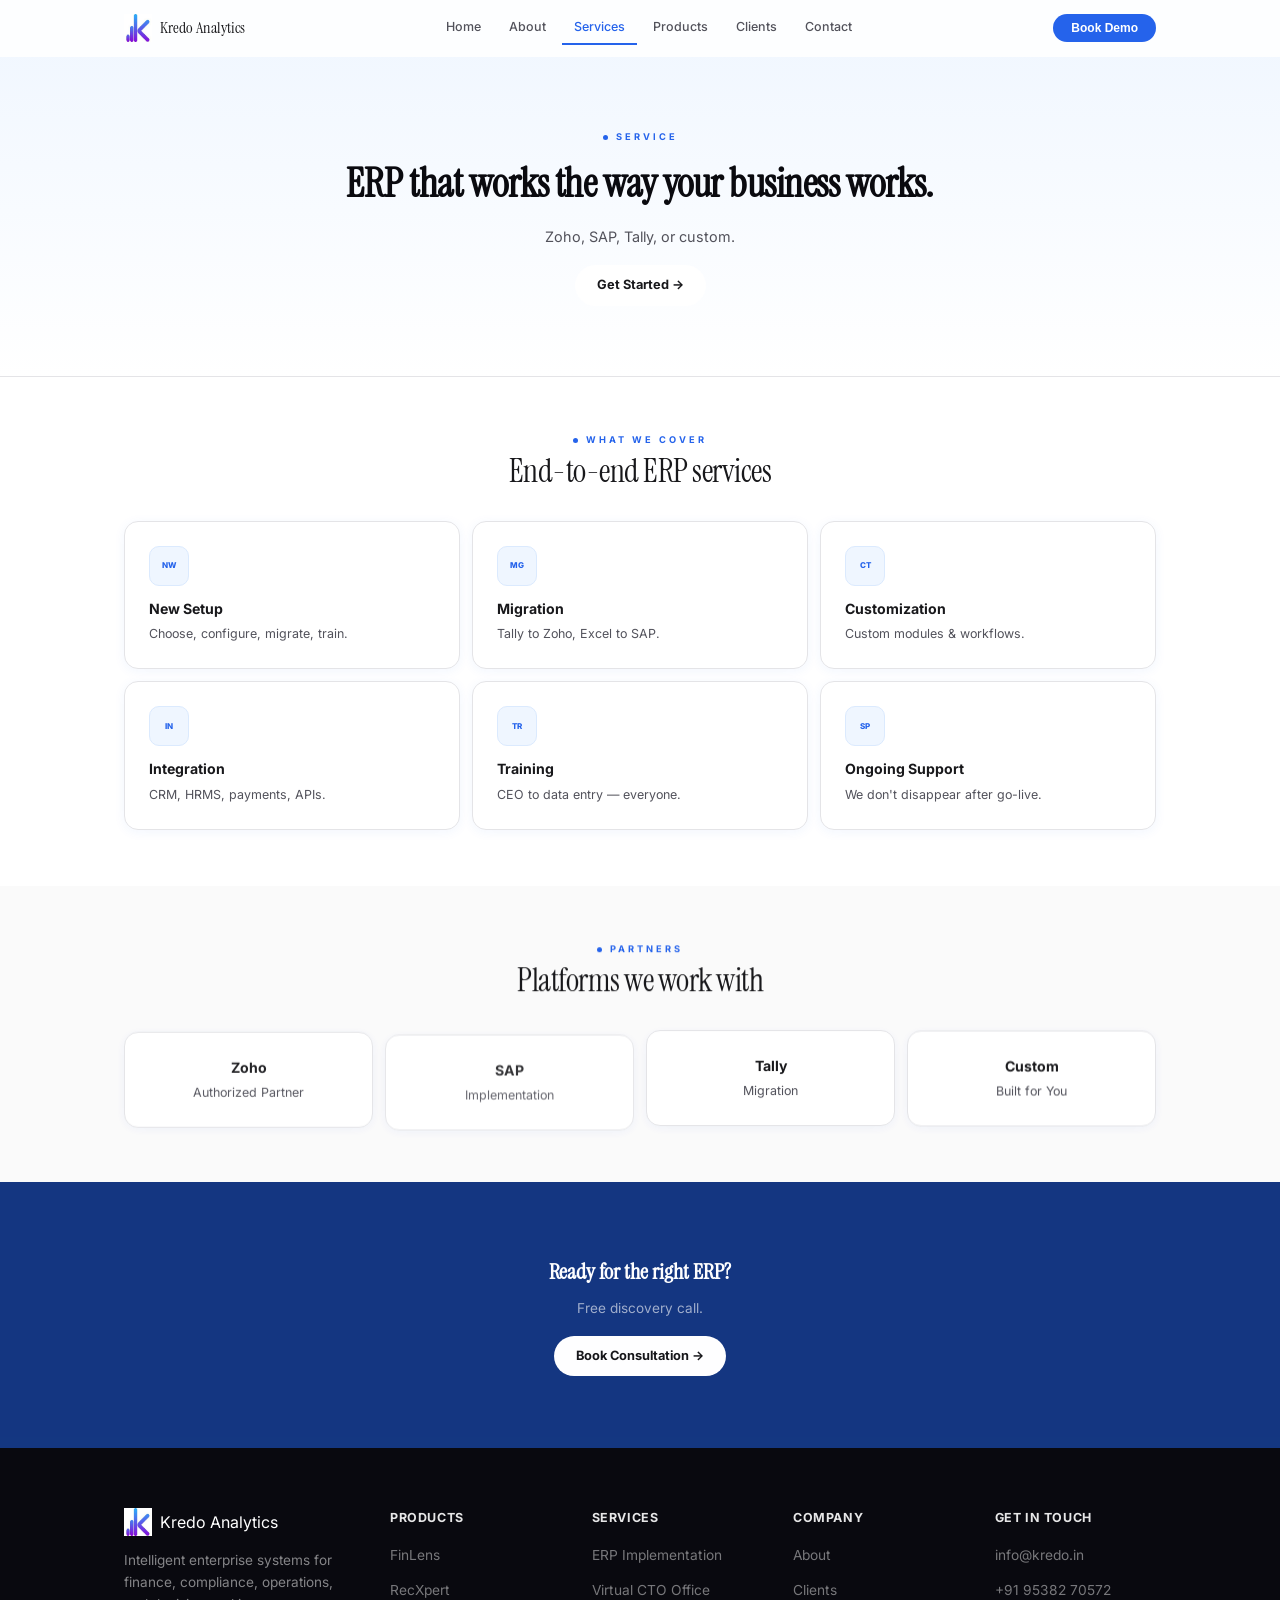
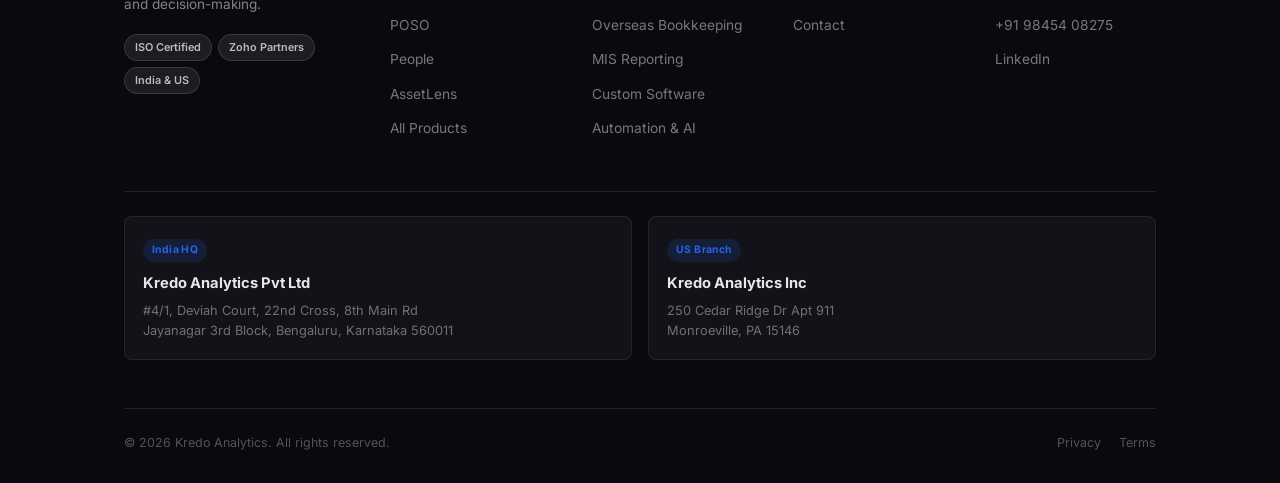
<file: kredo-website-premium (1)/kredo-website-premium/erp-implementation.html>
<!DOCTYPE html><html lang="en"><head><meta charset="UTF-8"><meta name="viewport" content="width=device-width, initial-scale=1.0"><title>ERP Implementation — Kredo Analytics</title><link rel="icon" href="[data-uri]"><style>
@import url('https://fonts.googleapis.com/css2?family=Instrument+Serif:ital@0;1&family=Inter:wght@300;400;500;600;700;800&display=swap');
*,*::before,*::after{margin:0;padding:0;box-sizing:border-box}
:root{--blue:#2563EB;--blue-h:#1D4ED8;--blue-l:#EFF6FF;--blue-x:#DBEAFE;--ink:#0A0A0F;--bg:#fff;--bg2:#FAFAFA;--bg3:#F4F4F5;--text:#18181B;--text2:#52525B;--text3:#71717A;--border:#E4E4E7;--serif:'Instrument Serif',serif;--sans:'Inter',sans-serif;--max:1080px;--r:14px;--shadow:0 2px 12px rgba(37,99,235,0.06)}
html{scroll-behavior:smooth}
body{font-family:var(--sans);color:var(--text);background:var(--bg);-webkit-font-smoothing:antialiased;line-height:1.6;overflow-x:hidden}
a{color:inherit;text-decoration:none}ul{list-style:none}img{max-width:100%;display:block}
.w{max-width:var(--max);margin:0 auto;padding:0 24px}

/* NAV */
.nav{position:fixed;top:0;left:0;right:0;z-index:1000;background:rgba(255,255,255,0.85);backdrop-filter:blur(20px);-webkit-backdrop-filter:blur(20px);border-bottom:1px solid transparent;transition:border-color 0.2s,background 0.2s}
.nav.scrolled{border-bottom-color:var(--border);background:rgba(255,255,255,0.95)}
.ni{display:flex;align-items:center;justify-content:space-between;height:56px;max-width:var(--max);margin:0 auto;padding:0 24px}
.nav-logo{display:flex;align-items:center;gap:8px}
.nav-logo img{height:28px}
.nav-logo b{font-family:var(--serif);font-size:1rem;font-weight:400;color:var(--text)}
.nl{display:flex;gap:4px}
.nl a{padding:6px 12px;font-size:0.78rem;font-weight:500;color:var(--text2);transition:all 0.2s;border-bottom:2px solid transparent}
.nl a:hover,.nl a.on{color:var(--blue);border-bottom-color:var(--blue)}
.nav-btn{padding:7px 18px;background:var(--blue);color:#fff;font-size:0.75rem;font-weight:600;border:none;border-radius:100px;cursor:pointer;transition:all 0.2s}
.nav-btn:hover{background:var(--blue-h);transform:translateY(-1px);box-shadow:0 4px 12px rgba(37,99,235,0.25)}
.nt{display:none;background:none;border:none;cursor:pointer}
.nt svg{width:20px;height:20px;stroke:var(--text);stroke-width:2;fill:none;stroke-linecap:round}
@media(max-width:768px){.nl{position:fixed;top:56px;left:0;right:0;background:#fff;flex-direction:column;padding:8px 16px;border-bottom:1px solid var(--border);box-shadow:0 4px 12px rgba(0,0,0,0.06);transform:translateY(-120%);opacity:0;transition:0.3s}.nl.open{transform:translateY(0);opacity:1}.nt{display:block}.hm{display:none!important}}

/* BUTTONS */
.btn{display:inline-flex;align-items:center;gap:6px;padding:10px 22px;font-size:0.8rem;font-weight:600;border:none;border-radius:100px;cursor:pointer;font-family:var(--sans);transition:all 0.25s;text-decoration:none}
.btn-blue{background:var(--blue);color:#fff}
.btn-blue:hover{background:var(--blue-h);transform:translateY(-2px);box-shadow:0 6px 20px rgba(37,99,235,0.25)}
.btn-out{background:transparent;color:var(--text);border:1.5px solid var(--border)}
.btn-out:hover{border-color:var(--blue);color:var(--blue)}
.btn-wh{background:#fff;color:var(--text);font-weight:700}
.btn-wh:hover{transform:translateY(-2px);box-shadow:0 6px 16px rgba(0,0,0,0.08)}
.btn-ghost{background:rgba(255,255,255,0.1);color:#fff;border:1px solid rgba(255,255,255,0.2)}
.btn-ghost:hover{background:rgba(255,255,255,0.2)}

/* SECTIONS */
.sec{padding:56px 0}
.sec-alt{padding:56px 0;background:var(--bg2)}
.sec-blue{padding:56px 0;background:var(--blue);color:#fff}
.sec-head{text-align:center;margin-bottom:32px}
.tag{font-size:0.58rem;font-weight:700;letter-spacing:3px;text-transform:uppercase;color:var(--blue);margin-bottom:6px}
.tag::before{content:'';display:inline-block;width:5px;height:5px;background:var(--blue);border-radius:50%;margin-right:8px;vertical-align:middle}
.sec-blue .tag{color:rgba(255,255,255,0.5)}
.sec-blue .tag::before{background:rgba(255,255,255,0.5)}
.title{font-family:var(--serif);font-size:clamp(1.4rem,3vw,2rem);line-height:1.1;letter-spacing:-0.5px;color:var(--text)}
.sec-blue .title{color:#fff}
.sub{font-size:0.85rem;color:var(--text2);line-height:1.7;max-width:440px;margin:0 auto}

/* CARDS */
.card{background:var(--bg);border:1.5px solid var(--border);border-radius:var(--r);padding:24px;transition:all 0.3s;box-shadow:var(--shadow)}
.card:hover{border-color:var(--blue-x);transform:translateY(-2px);box-shadow:0 4px 12px rgba(0,0,0,0.06)}
.card::after{content:none}

.ci{width:40px;height:40px;background:var(--blue-l);border:1px solid var(--blue-x);border-radius:10px;display:grid;place-items:center;font-size:0.5rem;font-weight:800;color:var(--blue);margin-bottom:12px}
.card h3{font-size:0.88rem;font-weight:700;margin-bottom:4px}
.card p{font-size:0.78rem;color:var(--text2);line-height:1.6}
.clink{font-size:0.72rem;font-weight:700;color:var(--blue);margin-top:10px;display:inline-block}
.ck{list-style:none;padding:0;margin-top:8px}
.ck li{font-size:0.75rem;color:var(--text2);padding:3px 0 3px 16px;position:relative}
.ck li::before{content:'\2713';position:absolute;left:0;color:var(--blue);font-weight:700;font-size:0.7rem}
.tags{display:flex;flex-wrap:wrap;gap:3px;margin-top:8px}
.tags span{background:var(--blue-l);color:var(--blue);font-size:0.58rem;font-weight:600;padding:2px 7px;border-radius:4px}

/* GRIDS */
.g2{display:grid;grid-template-columns:1fr 1fr;gap:14px}
.g3{display:grid;grid-template-columns:repeat(3,1fr);gap:12px}
.g4{display:grid;grid-template-columns:repeat(4,1fr);gap:12px}
.g6{display:grid;grid-template-columns:repeat(6,1fr);gap:8px}

/* CLIENT LOGOS */
.cl-b{background:#fff;border:1.5px solid var(--border);border-radius:var(--r);padding:16px 10px;display:flex;align-items:center;justify-content:center;min-height:70px;transition:all 0.3s;box-shadow:var(--shadow)}
.cl-b:hover{border-color:var(--blue-x);transform:translateY(-2px);box-shadow:0 4px 12px rgba(0,0,0,0.06)}
.cl-b img{max-height:34px;max-width:95px;object-fit:contain;opacity:0.7;filter:grayscale(80%);transition:all 0.35s}
.cl-b:hover img{opacity:1;filter:grayscale(0%) drop-shadow(0 2px 4px rgba(0,0,0,0.1));transform:scale(1.08)}

/* PAGE HERO */
.phero{padding:130px 0 70px;background:linear-gradient(180deg,var(--blue-l) 0%,#fff 100%);border-bottom:1px solid var(--border);text-align:center;position:relative;overflow:hidden}
.phero h1{font-family:var(--serif);font-size:clamp(1.8rem,4vw,2.5rem);margin-bottom:10px;letter-spacing:-0.5px;color:var(--ink)}
.phero p{color:var(--text2);font-size:0.9rem;max-width:460px;margin:0 auto;line-height:1.7}

/* FOOTER */














/* BTT */
.btt{position:fixed;bottom:24px;right:24px;width:44px;height:44px;background:var(--ink,#0A0A0F);color:#fff;border:none;cursor:pointer;display:grid;place-items:center;opacity:0;visibility:hidden;transform:translateY(8px);transition:all 0.2s;z-index:99;font-size:12px;border-radius:50%;box-shadow:0 4px 12px rgba(0,0,0,0.15)}
.btt.show{opacity:1;visibility:visible;transform:translateY(0)}

/* REVEAL */


@media(max-width:768px){.g2,.g3,.g4{grid-template-columns:1fr}.g6{grid-template-columns:repeat(3,1fr)}.ft-grid{grid-template-columns:1fr 1fr}.hm{display:none!important}}
@media(max-width:480px){.g6{grid-template-columns:repeat(2,1fr)}}
.phero{padding:130px 0 70px;background:linear-gradient(180deg,var(--blue-l) 0%,#fff 100%);border-bottom:1px solid var(--border);text-align:center;position:relative;overflow:hidden}.phero h1{font-family:var(--serif);font-size:clamp(1.8rem,4vw,2.5rem);margin-bottom:10px;letter-spacing:-0.5px;color:var(--ink)}.phero p{color:var(--text2);font-size:0.9rem;max-width:460px;margin:0 auto;line-height:1.7}
/* Hidden watermark */
.wm{position:fixed;bottom:6px;right:8px;font-size:8px;color:rgba(0,0,0,0.12);z-index:9998;user-select:none;font-family:monospace;letter-spacing:1px;cursor:pointer}
.wm:active{display:none}
.clc,.cl-b{opacity:1!important;visibility:visible!important;transform:none!important}

/* FOOTER */
.foot{background:var(--ink);color:rgba(255,255,255,0.6);padding:60px 0 30px}
.foot-grid{display:grid;grid-template-columns:1.4fr 1fr 1fr 1fr 1fr;gap:40px;margin-bottom:50px}
@media(max-width:900px){.foot-grid{grid-template-columns:1fr 1fr;gap:36px}}
.foot-tag{font-size:0.85rem;color:rgba(255,255,255,0.5);line-height:1.6;max-width:280px;margin-bottom:18px}
.foot-badges{display:flex;gap:6px;flex-wrap:wrap}
.foot-badge{font-size:0.68rem;font-weight:600;color:rgba(255,255,255,0.7);padding:4px 10px;background:rgba(255,255,255,0.08);border:1px solid rgba(255,255,255,0.12);border-radius:100px}
.foot-col h4{font-size:0.78rem;font-weight:700;color:rgba(255,255,255,0.9);text-transform:uppercase;letter-spacing:0.6px;margin-bottom:14px}
.foot-col ul{display:flex;flex-direction:column;gap:9px}
.foot-col a{font-size:0.86rem;color:rgba(255,255,255,0.45);transition:color 0.15s}
.foot-col a:hover{color:#fff}
.foot-offices{display:grid;grid-template-columns:1fr 1fr;gap:16px;padding:24px 0;border-top:1px solid rgba(255,255,255,0.1);margin-bottom:24px}
@media(max-width:700px){.foot-offices{grid-template-columns:1fr}}
.foot-office{background:rgba(255,255,255,0.04);border:1px solid rgba(255,255,255,0.08);border-radius:8px;padding:18px}
.foot-office-flag{display:inline-block;font-size:0.65rem;font-weight:700;color:var(--blue);background:rgba(37,99,235,0.15);padding:3px 9px;border-radius:100px;letter-spacing:0.4px;margin-bottom:10px}
.foot-office h5{font-size:0.92rem;font-weight:700;color:rgba(255,255,255,0.9);margin-bottom:6px}
.foot-office p{font-size:0.8rem;color:rgba(255,255,255,0.4);line-height:1.55}
.foot-bot{display:flex;justify-content:space-between;align-items:center;padding-top:24px;border-top:1px solid rgba(255,255,255,0.1);font-size:0.78rem;color:rgba(255,255,255,0.3);flex-wrap:wrap;gap:12px}
.foot-bot-links{display:flex;gap:18px}
.foot-bot-links a:hover{color:rgba(255,255,255,0.7)}

.nav-logo-mark{width:28px;height:28px;background:linear-gradient(135deg,var(--blue),var(--blue-h));border-radius:7px;display:flex;align-items:center;justify-content:center;color:#fff;font-weight:800;font-size:0.85rem}
</style><link rel="stylesheet" href="css/premium.css"></head><body>
<!-- Premium Layer -->
<div class="scroll-progress"></div>
<nav class="nav"><div class="ni"><a href="index.html" class="nav-logo"><img src="[data-uri]" alt="K"><b>Kredo Analytics</b></a><div class="nl" id="nl"><a href="index.html">Home</a><a href="about.html">About</a><a href="services.html"  class=on>Services</a><a href="products.html">Products</a><a href="clients.html">Clients</a><a href="contact.html">Contact</a></div><button class="nav-btn hm" onclick="location.href='contact.html'">Book Demo</button><button class="nt" id="nt" aria-label="Menu"><svg viewBox="0 0 24 24"><line x1="3" y1="6" x2="21" y2="6"/><line x1="3" y1="12" x2="21" y2="12"/><line x1="3" y1="18" x2="21" y2="18"/></svg></button></div></nav><main>
<section class="phero"><div class="w"><div class="tag">Service</div><h1>ERP that works the way your business works.</h1><p>Zoho, SAP, Tally, or custom.</p><div style="margin-top:16px"><a href="contact.html" class="btn btn-wh">Get Started &rarr;</a></div></div></section>
<section class="sec"><div class="w"><div class="sec-head"><div class="tag">What We Cover</div><div class="title">End-to-end ERP services</div></div><div class="g3">
<div class="card"><div class="ci">NW</div><h3>New Setup</h3><p>Choose, configure, migrate, train.</p></div>
<div class="card"><div class="ci">MG</div><h3>Migration</h3><p>Tally to Zoho, Excel to SAP.</p></div>
<div class="card"><div class="ci">CT</div><h3>Customization</h3><p>Custom modules &amp; workflows.</p></div>
<div class="card"><div class="ci">IN</div><h3>Integration</h3><p>CRM, HRMS, payments, APIs.</p></div>
<div class="card"><div class="ci">TR</div><h3>Training</h3><p>CEO to data entry — everyone.</p></div>
<div class="card"><div class="ci">SP</div><h3>Ongoing Support</h3><p>We don't disappear after go-live.</p></div>
</div></div></section>
<section class="sec-alt"><div class="w"><div class="sec-head"><div class="tag">Partners</div><div class="title">Platforms we work with</div></div><div class="g4" style="text-align:center"><div class="card"><h3>Zoho</h3><p>Authorized Partner</p></div><div class="card"><h3>SAP</h3><p>Implementation</p></div><div class="card"><h3>Tally</h3><p>Migration</p></div><div class="card"><h3>Custom</h3><p>Built for You</p></div></div></div></section>
<section class="sec-blue" style="text-align:center;position:relative;overflow:hidden;padding:72px 0"><video autoplay muted loop playsinline style="position:absolute;inset:0;width:100%;height:100%;object-fit:cover;z-index:0" src="cta-bg.mp4"></video><div style="position:absolute;inset:0;background:rgba(0,0,0,0.45);z-index:1"></div><div class="w" style="position:relative;z-index:5"><h2 style="font-family:var(--serif);font-size:1.4rem;margin-bottom:8px">Ready for the right ERP?</h2><p style="color:rgba(255,255,255,0.6);font-size:0.85rem;margin-bottom:16px">Free discovery call.</p><a href="contact.html" class="btn btn-wh">Book Consultation &rarr;</a></div></section></main><footer class="foot" style="position:relative;overflow:hidden">
<video autoplay muted loop playsinline style="position:absolute;inset:0;width:100%;height:100%;object-fit:cover;z-index:0" src="cta-bg.mp4"></video>
<div style="position:absolute;inset:0;background:rgba(10,10,15,0.88);z-index:1"></div>
<div class="w" style="position:relative;z-index:2">
  <div class="foot-grid">
    <div class="foot-brand">
      <div class="nav-logo" style="margin-bottom:14px">
        <img src="[data-uri]" alt="K">
        <span style="color:#fff">Kredo Analytics</span>
      </div>
      <p class="foot-tag">Intelligent enterprise systems for finance, compliance, operations, and decision-making.</p>
      <div class="foot-badges">
        <span class="foot-badge">ISO Certified</span>
        <span class="foot-badge">Zoho Partners</span>
        <span class="foot-badge">India &amp; US</span>
      </div>
    </div>
    <div class="foot-col">
      <h4>Products</h4>
      <ul>
        <li><a href="products.html#finlens">FinLens</a></li>
        <li><a href="products.html#recxpert">RecXpert</a></li>
        <li><a href="products.html#poso">POSO</a></li>
        <li><a href="products.html#people">People</a></li>
        <li><a href="products.html#assetlens">AssetLens</a></li>
        <li><a href="products.html">All Products</a></li>
      </ul>
    </div>
    <div class="foot-col">
      <h4>Services</h4>
      <ul>
        <li><a href="services.html#erp">ERP Implementation</a></li>
        <li><a href="services.html#vcto">Virtual CTO Office</a></li>
        <li><a href="services.html#books">Overseas Bookkeeping</a></li>
        <li><a href="services.html#mis">MIS Reporting</a></li>
        <li><a href="services.html#custom">Custom Software</a></li>
        <li><a href="services.html#ai">Automation &amp; AI</a></li>
      </ul>
    </div>
    <div class="foot-col">
      <h4>Company</h4>
      <ul>
        <li><a href="about.html">About</a></li>
        <li><a href="clients.html">Clients</a></li>
        <li><a href="contact.html">Contact</a></li>
      </ul>
    </div>
    <div class="foot-col">
      <h4>Get in Touch</h4>
      <ul>
        <li><a href="mailto:info@kredo.in">info@kredo.in</a></li>
        <li><a href="tel:+919538270572">+91 95382 70572</a></li>
        <li><a href="tel:+919845408275">+91 98454 08275</a></li>
        <li><a href="https://www.linkedin.com/company/kredo-analytics-private-limited" target="_blank">LinkedIn</a></li>
      </ul>
    </div>
  </div>
  <div class="foot-offices">
    <div class="foot-office">
      <span class="foot-office-flag">India HQ</span>
      <h5>Kredo Analytics Pvt Ltd</h5>
      <p>#4/1, Deviah Court, 22nd Cross, 8th Main Rd<br>Jayanagar 3rd Block, Bengaluru, Karnataka 560011</p>
    </div>
    <div class="foot-office">
      <span class="foot-office-flag">US Branch</span>
      <h5>Kredo Analytics Inc</h5>
      <p>250 Cedar Ridge Dr Apt 911<br>Monroeville, PA 15146</p>
    </div>
  </div>
  <div class="foot-bot">
    <span>&copy; 2026 Kredo Analytics. All rights reserved.</span>
    <div class="foot-bot-links">
      <a href="#">Privacy</a>
      <a href="#">Terms</a>
    </div>
  </div>
</div>
</footer><button class="btt" aria-label="Top">&uarr;</button><!-- nav/animations handled by premium.js -->
<script>(function(){var e=`1.3.23`;function t(e,t,n){return Math.max(e,Math.min(t,n))}function n(e,t,n){return(1-n)*e+n*t}function r(e,t,r,i){return n(e,t,1-Math.exp(-r*i))}function i(e,t){return(e%t+t)%t}var a=class{isRunning=!1;value=0;from=0;to=0;currentTime=0;lerp;duration;easing;onUpdate;advance(e){if(!this.isRunning)return;let n=!1;if(this.duration&&this.easing){this.currentTime+=e;let r=t(0,this.currentTime/this.duration,1);n=r>=1;let i=n?1:this.easing(r);this.value=this.from+(this.to-this.from)*i}else this.lerp?(this.value=r(this.value,this.to,this.lerp*60,e),Math.round(this.value)===Math.round(this.to)&&(this.value=this.to,n=!0)):(this.value=this.to,n=!0);n&&this.stop(),this.onUpdate?.(this.value,n)}stop(){this.isRunning=!1}fromTo(e,t,{lerp:n,duration:r,easing:i,onStart:a,onUpdate:o}){this.from=this.value=e,this.to=t,this.lerp=n,this.duration=r,this.easing=i,this.currentTime=0,this.isRunning=!0,a?.(),this.onUpdate=o}};function o(e,t){let n;return function(...r){clearTimeout(n),n=setTimeout(()=>{n=void 0,e.apply(this,r)},t)}}var s=class{width=0;height=0;scrollHeight=0;scrollWidth=0;debouncedResize;wrapperResizeObserver;contentResizeObserver;constructor(e,t,{autoResize:n=!0,debounce:r=250}={}){this.wrapper=e,this.content=t,n&&(this.debouncedResize=o(this.resize,r),this.wrapper instanceof Window?window.addEventListener(`resize`,this.debouncedResize):(this.wrapperResizeObserver=new ResizeObserver(this.debouncedResize),this.wrapperResizeObserver.observe(this.wrapper)),this.contentResizeObserver=new ResizeObserver(this.debouncedResize),this.contentResizeObserver.observe(this.content)),this.resize()}destroy(){this.wrapperResizeObserver?.disconnect(),this.contentResizeObserver?.disconnect(),this.wrapper===window&&this.debouncedResize&&window.removeEventListener(`resize`,this.debouncedResize)}resize=()=>{this.onWrapperResize(),this.onContentResize()};onWrapperResize=()=>{this.wrapper instanceof Window?(this.width=window.innerWidth,this.height=window.innerHeight):(this.width=this.wrapper.clientWidth,this.height=this.wrapper.clientHeight)};onContentResize=()=>{this.wrapper instanceof Window?(this.scrollHeight=this.content.scrollHeight,this.scrollWidth=this.content.scrollWidth):(this.scrollHeight=this.wrapper.scrollHeight,this.scrollWidth=this.wrapper.scrollWidth)};get limit(){return{x:this.scrollWidth-this.width,y:this.scrollHeight-this.height}}},c=class{events={};emit(e,...t){let n=this.events[e]||[];for(let e=0,r=n.length;e<r;e++)n[e]?.(...t)}on(e,t){return this.events[e]?this.events[e].push(t):this.events[e]=[t],()=>{this.events[e]=this.events[e]?.filter(e=>t!==e)}}off(e,t){this.events[e]=this.events[e]?.filter(e=>t!==e)}destroy(){this.events={}}};let l={passive:!1};function u(e,t){return e===1?16.666666666666668:e===2?t:1}var d=class{touchStart={x:0,y:0};lastDelta={x:0,y:0};window={width:0,height:0};emitter=new c;constructor(e,t={wheelMultiplier:1,touchMultiplier:1}){this.element=e,this.options=t,window.addEventListener(`resize`,this.onWindowResize),this.onWindowResize(),this.element.addEventListener(`wheel`,this.onWheel,l),this.element.addEventListener(`touchstart`,this.onTouchStart,l),this.element.addEventListener(`touchmove`,this.onTouchMove,l),this.element.addEventListener(`touchend`,this.onTouchEnd,l)}on(e,t){return this.emitter.on(e,t)}destroy(){this.emitter.destroy(),window.removeEventListener(`resize`,this.onWindowResize),this.element.removeEventListener(`wheel`,this.onWheel,l),this.element.removeEventListener(`touchstart`,this.onTouchStart,l),this.element.removeEventListener(`touchmove`,this.onTouchMove,l),this.element.removeEventListener(`touchend`,this.onTouchEnd,l)}onTouchStart=e=>{let{clientX:t,clientY:n}=e.targetTouches?e.targetTouches[0]:e;this.touchStart.x=t,this.touchStart.y=n,this.lastDelta={x:0,y:0},this.emitter.emit(`scroll`,{deltaX:0,deltaY:0,event:e})};onTouchMove=e=>{let{clientX:t,clientY:n}=e.targetTouches?e.targetTouches[0]:e,r=-(t-this.touchStart.x)*this.options.touchMultiplier,i=-(n-this.touchStart.y)*this.options.touchMultiplier;this.touchStart.x=t,this.touchStart.y=n,this.lastDelta={x:r,y:i},this.emitter.emit(`scroll`,{deltaX:r,deltaY:i,event:e})};onTouchEnd=e=>{this.emitter.emit(`scroll`,{deltaX:this.lastDelta.x,deltaY:this.lastDelta.y,event:e})};onWheel=e=>{let{deltaX:t,deltaY:n,deltaMode:r}=e,i=u(r,this.window.width),a=u(r,this.window.height);t*=i,n*=a,t*=this.options.wheelMultiplier,n*=this.options.wheelMultiplier,this.emitter.emit(`scroll`,{deltaX:t,deltaY:n,event:e})};onWindowResize=()=>{this.window={width:window.innerWidth,height:window.innerHeight}}};let f=e=>Math.min(1,1.001-2**(-10*e));var p=class{_isScrolling=!1;_isStopped=!1;_isLocked=!1;_preventNextNativeScrollEvent=!1;_resetVelocityTimeout=null;_rafId=null;isTouching;time=0;userData={};lastVelocity=0;velocity=0;direction=0;options;targetScroll;animatedScroll;animate=new a;emitter=new c;dimensions;virtualScroll;constructor({wrapper:t=window,content:n=document.documentElement,eventsTarget:r=t,smoothWheel:i=!0,syncTouch:a=!1,syncTouchLerp:o=.075,touchInertiaExponent:c=1.7,duration:l,easing:u,lerp:p=.1,infinite:m=!1,orientation:h=`vertical`,gestureOrientation:g=h===`horizontal`?`both`:`vertical`,touchMultiplier:_=1,wheelMultiplier:v=1,autoResize:y=!0,prevent:b,virtualScroll:x,overscroll:S=!0,autoRaf:C=!1,anchors:w=!1,autoToggle:T=!1,allowNestedScroll:E=!1,__experimental__naiveDimensions:D=!1,naiveDimensions:O=D,stopInertiaOnNavigate:k=!1}={}){window.lenisVersion=e,window.lenis||(window.lenis={}),window.lenis.version=e,h===`horizontal`&&(window.lenis.horizontal=!0),a===!0&&(window.lenis.touch=!0),(!t||t===document.documentElement)&&(t=window),typeof l==`number`&&typeof u!=`function`?u=f:typeof u==`function`&&typeof l!=`number`&&(l=1),this.options={wrapper:t,content:n,eventsTarget:r,smoothWheel:i,syncTouch:a,syncTouchLerp:o,touchInertiaExponent:c,duration:l,easing:u,lerp:p,infinite:m,gestureOrientation:g,orientation:h,touchMultiplier:_,wheelMultiplier:v,autoResize:y,prevent:b,virtualScroll:x,overscroll:S,autoRaf:C,anchors:w,autoToggle:T,allowNestedScroll:E,naiveDimensions:O,stopInertiaOnNavigate:k},this.dimensions=new s(t,n,{autoResize:y}),this.updateClassName(),this.targetScroll=this.animatedScroll=this.actualScroll,this.options.wrapper.addEventListener(`scroll`,this.onNativeScroll),this.options.wrapper.addEventListener(`scrollend`,this.onScrollEnd,{capture:!0}),(this.options.anchors||this.options.stopInertiaOnNavigate)&&this.options.wrapper.addEventListener(`click`,this.onClick),this.options.wrapper.addEventListener(`pointerdown`,this.onPointerDown),this.virtualScroll=new d(r,{touchMultiplier:_,wheelMultiplier:v}),this.virtualScroll.on(`scroll`,this.onVirtualScroll),this.options.autoToggle&&(this.checkOverflow(),this.rootElement.addEventListener(`transitionend`,this.onTransitionEnd)),this.options.autoRaf&&(this._rafId=requestAnimationFrame(this.raf))}destroy(){this.emitter.destroy(),this.options.wrapper.removeEventListener(`scroll`,this.onNativeScroll),this.options.wrapper.removeEventListener(`scrollend`,this.onScrollEnd,{capture:!0}),this.options.wrapper.removeEventListener(`pointerdown`,this.onPointerDown),(this.options.anchors||this.options.stopInertiaOnNavigate)&&this.options.wrapper.removeEventListener(`click`,this.onClick),this.virtualScroll.destroy(),this.dimensions.destroy(),this.cleanUpClassName(),this._rafId&&cancelAnimationFrame(this._rafId)}on(e,t){return this.emitter.on(e,t)}off(e,t){return this.emitter.off(e,t)}onScrollEnd=e=>{e instanceof CustomEvent||(this.isScrolling===`smooth`||this.isScrolling===!1)&&e.stopPropagation()};dispatchScrollendEvent=()=>{this.options.wrapper.dispatchEvent(new CustomEvent(`scrollend`,{bubbles:this.options.wrapper===window,detail:{lenisScrollEnd:!0}}))};get overflow(){let e=this.isHorizontal?`overflow-x`:`overflow-y`;return getComputedStyle(this.rootElement)[e]}checkOverflow(){[`hidden`,`clip`].includes(this.overflow)?this.internalStop():this.internalStart()}onTransitionEnd=e=>{e.propertyName?.includes(`overflow`)&&e.target===this.rootElement&&this.checkOverflow()};setScroll(e){this.isHorizontal?this.options.wrapper.scrollTo({left:e,behavior:`instant`}):this.options.wrapper.scrollTo({top:e,behavior:`instant`})}onClick=e=>{let t=e.composedPath().filter(e=>e instanceof HTMLAnchorElement&&e.href).map(e=>new URL(e.href)),n=new URL(window.location.href);if(this.options.anchors){let e=t.find(e=>n.host===e.host&&n.pathname===e.pathname&&e.hash);if(e){let t=typeof this.options.anchors==`object`&&this.options.anchors?this.options.anchors:void 0,n=`#${e.hash.split(`#`)[1]}`;this.scrollTo(n,t);return}}if(this.options.stopInertiaOnNavigate&&t.some(e=>n.host===e.host&&n.pathname!==e.pathname)){this.reset();return}};onPointerDown=e=>{e.button===1&&this.reset()};onVirtualScroll=e=>{if(typeof this.options.virtualScroll==`function`&&this.options.virtualScroll(e)===!1)return;let{deltaX:t,deltaY:n,event:r}=e;if(this.emitter.emit(`virtual-scroll`,{deltaX:t,deltaY:n,event:r}),r.ctrlKey||r.lenisStopPropagation)return;let i=r.type.includes(`touch`),a=r.type.includes(`wheel`);this.isTouching=r.type===`touchstart`||r.type===`touchmove`;let o=t===0&&n===0;if(this.options.syncTouch&&i&&r.type===`touchstart`&&o&&!this.isStopped&&!this.isLocked){this.reset();return}let s=this.options.gestureOrientation===`vertical`&&n===0||this.options.gestureOrientation===`horizontal`&&t===0;if(o||s)return;let c=r.composedPath();c=c.slice(0,c.indexOf(this.rootElement));let l=this.options.prevent,u=Math.abs(t)>=Math.abs(n)?`horizontal`:`vertical`;if(c.find(e=>e instanceof HTMLElement&&(typeof l==`function`&&l?.(e)||e.hasAttribute?.(`data-lenis-prevent`)||u===`vertical`&&e.hasAttribute?.(`data-lenis-prevent-vertical`)||u===`horizontal`&&e.hasAttribute?.(`data-lenis-prevent-horizontal`)||i&&e.hasAttribute?.(`data-lenis-prevent-touch`)||a&&e.hasAttribute?.(`data-lenis-prevent-wheel`)||this.options.allowNestedScroll&&this.hasNestedScroll(e,{deltaX:t,deltaY:n}))))return;if(this.isStopped||this.isLocked){r.cancelable&&r.preventDefault();return}if(!(this.options.syncTouch&&i||this.options.smoothWheel&&a)){this.isScrolling=`native`,this.animate.stop(),r.lenisStopPropagation=!0;return}let d=n;this.options.gestureOrientation===`both`?d=Math.abs(n)>Math.abs(t)?n:t:this.options.gestureOrientation===`horizontal`&&(d=t),(!this.options.overscroll||this.options.infinite||this.options.wrapper!==window&&this.limit>0&&(this.animatedScroll>0&&this.animatedScroll<this.limit||this.animatedScroll===0&&n>0||this.animatedScroll===this.limit&&n<0))&&(r.lenisStopPropagation=!0),r.cancelable&&r.preventDefault();let f=i&&this.options.syncTouch,p=i&&r.type===`touchend`;p&&(d=Math.sign(d)*Math.abs(this.velocity)**this.options.touchInertiaExponent),this.scrollTo(this.targetScroll+d,{programmatic:!1,...f?{lerp:p?this.options.syncTouchLerp:1}:{lerp:this.options.lerp,duration:this.options.duration,easing:this.options.easing}})};resize(){this.dimensions.resize(),this.animatedScroll=this.targetScroll=this.actualScroll,this.emit()}emit(){this.emitter.emit(`scroll`,this)}onNativeScroll=()=>{if(this._resetVelocityTimeout!==null&&(clearTimeout(this._resetVelocityTimeout),this._resetVelocityTimeout=null),this._preventNextNativeScrollEvent){this._preventNextNativeScrollEvent=!1;return}if(this.isScrolling===!1||this.isScrolling===`native`){let e=this.animatedScroll;this.animatedScroll=this.targetScroll=this.actualScroll,this.lastVelocity=this.velocity,this.velocity=this.animatedScroll-e,this.direction=Math.sign(this.animatedScroll-e),this.isStopped||(this.isScrolling=`native`),this.emit(),this.velocity!==0&&(this._resetVelocityTimeout=setTimeout(()=>{this.lastVelocity=this.velocity,this.velocity=0,this.isScrolling=!1,this.emit()},400))}};reset(){this.isLocked=!1,this.isScrolling=!1,this.animatedScroll=this.targetScroll=this.actualScroll,this.lastVelocity=this.velocity=0,this.animate.stop()}start(){if(this.isStopped){if(this.options.autoToggle){this.rootElement.style.removeProperty(`overflow`);return}this.internalStart()}}internalStart(){this.isStopped&&(this.reset(),this.isStopped=!1,this.emit())}stop(){if(!this.isStopped){if(this.options.autoToggle){this.rootElement.style.setProperty(`overflow`,`clip`);return}this.internalStop()}}internalStop(){this.isStopped||(this.reset(),this.isStopped=!0,this.emit())}raf=e=>{let t=e-(this.time||e);this.time=e,this.animate.advance(t*.001),this.options.autoRaf&&(this._rafId=requestAnimationFrame(this.raf))};scrollTo(e,{offset:n=0,immediate:r=!1,lock:i=!1,programmatic:a=!0,lerp:o=a?this.options.lerp:void 0,duration:s=a?this.options.duration:void 0,easing:c=a?this.options.easing:void 0,onStart:l,onComplete:u,force:d=!1,userData:p}={}){if((this.isStopped||this.isLocked)&&!d)return;let m=e,h=n;if(typeof m==`string`&&[`top`,`left`,`start`,`#`].includes(m))m=0;else if(typeof m==`string`&&[`bottom`,`right`,`end`].includes(m))m=this.limit;else{let e=null;if(typeof m==`string`?(e=document.querySelector(m),e||(m===`#top`?m=0:console.warn(`Lenis: Target not found`,m))):m instanceof HTMLElement&&m?.nodeType&&(e=m),e){if(this.options.wrapper!==window){let e=this.rootElement.getBoundingClientRect();h-=this.isHorizontal?e.left:e.top}let t=e.getBoundingClientRect(),n=getComputedStyle(e),r=this.isHorizontal?Number.parseFloat(n.scrollMarginLeft):Number.parseFloat(n.scrollMarginTop),i=getComputedStyle(this.rootElement),a=this.isHorizontal?Number.parseFloat(i.scrollPaddingLeft):Number.parseFloat(i.scrollPaddingTop);m=(this.isHorizontal?t.left:t.top)+this.animatedScroll-(Number.isNaN(r)?0:r)-(Number.isNaN(a)?0:a)}}if(typeof m==`number`){if(m+=h,this.options.infinite){if(a){this.targetScroll=this.animatedScroll=this.scroll;let e=m-this.animatedScroll;e>this.limit/2?m-=this.limit:e<-this.limit/2&&(m+=this.limit)}}else m=t(0,m,this.limit);if(m===this.targetScroll){l?.(this),u?.(this);return}if(this.userData=p??{},r){this.animatedScroll=this.targetScroll=m,this.setScroll(this.scroll),this.reset(),this.preventNextNativeScrollEvent(),this.emit(),u?.(this),this.userData={},requestAnimationFrame(()=>{this.dispatchScrollendEvent()});return}a||(this.targetScroll=m),typeof s==`number`&&typeof c!=`function`?c=f:typeof c==`function`&&typeof s!=`number`&&(s=1),this.animate.fromTo(this.animatedScroll,m,{duration:s,easing:c,lerp:o,onStart:()=>{i&&(this.isLocked=!0),this.isScrolling=`smooth`,l?.(this)},onUpdate:(e,t)=>{this.isScrolling=`smooth`,this.lastVelocity=this.velocity,this.velocity=e-this.animatedScroll,this.direction=Math.sign(this.velocity),this.animatedScroll=e,this.setScroll(this.scroll),a&&(this.targetScroll=e),t||this.emit(),t&&(this.reset(),this.emit(),u?.(this),this.userData={},requestAnimationFrame(()=>{this.dispatchScrollendEvent()}),this.preventNextNativeScrollEvent())}})}}preventNextNativeScrollEvent(){this._preventNextNativeScrollEvent=!0,requestAnimationFrame(()=>{this._preventNextNativeScrollEvent=!1})}hasNestedScroll(e,{deltaX:t,deltaY:n}){let r=Date.now();e._lenis||={};let i=e._lenis,a,o,s,c,l,u,d,f,p,m;if(r-(i.time??0)>2e3){i.time=Date.now();let t=window.getComputedStyle(e);if(i.computedStyle=t,a=[`auto`,`overlay`,`scroll`].includes(t.overflowX),o=[`auto`,`overlay`,`scroll`].includes(t.overflowY),l=[`auto`].includes(t.overscrollBehaviorX),u=[`auto`].includes(t.overscrollBehaviorY),i.hasOverflowX=a,i.hasOverflowY=o,!(a||o))return!1;d=e.scrollWidth,f=e.scrollHeight,p=e.clientWidth,m=e.clientHeight,s=d>p,c=f>m,i.isScrollableX=s,i.isScrollableY=c,i.scrollWidth=d,i.scrollHeight=f,i.clientWidth=p,i.clientHeight=m,i.hasOverscrollBehaviorX=l,i.hasOverscrollBehaviorY=u}else s=i.isScrollableX,c=i.isScrollableY,a=i.hasOverflowX,o=i.hasOverflowY,d=i.scrollWidth,f=i.scrollHeight,p=i.clientWidth,m=i.clientHeight,l=i.hasOverscrollBehaviorX,u=i.hasOverscrollBehaviorY;if(!(a&&s||o&&c))return!1;let h=Math.abs(t)>=Math.abs(n)?`horizontal`:`vertical`,g,_,v,y,b,x;if(h===`horizontal`)g=Math.round(e.scrollLeft),_=d-p,v=t,y=a,b=s,x=l;else if(h===`vertical`)g=Math.round(e.scrollTop),_=f-m,v=n,y=o,b=c,x=u;else return!1;return!x&&(g>=_||g<=0)?!0:(v>0?g<_:g>0)&&y&&b}get rootElement(){return this.options.wrapper===window?document.documentElement:this.options.wrapper}get limit(){return this.options.naiveDimensions?this.isHorizontal?this.rootElement.scrollWidth-this.rootElement.clientWidth:this.rootElement.scrollHeight-this.rootElement.clientHeight:this.dimensions.limit[this.isHorizontal?`x`:`y`]}get isHorizontal(){return this.options.orientation===`horizontal`}get actualScroll(){let e=this.options.wrapper;return this.isHorizontal?e.scrollX??e.scrollLeft:e.scrollY??e.scrollTop}get scroll(){return this.options.infinite?i(this.animatedScroll,this.limit):this.animatedScroll}get progress(){return this.limit===0?1:this.scroll/this.limit}get isScrolling(){return this._isScrolling}set isScrolling(e){this._isScrolling!==e&&(this._isScrolling=e,this.updateClassName())}get isStopped(){return this._isStopped}set isStopped(e){this._isStopped!==e&&(this._isStopped=e,this.updateClassName())}get isLocked(){return this._isLocked}set isLocked(e){this._isLocked!==e&&(this._isLocked=e,this.updateClassName())}get isSmooth(){return this.isScrolling===`smooth`}get className(){let e=`lenis`;return this.options.autoToggle&&(e+=` lenis-autoToggle`),this.isStopped&&(e+=` lenis-stopped`),this.isLocked&&(e+=` lenis-locked`),this.isScrolling&&(e+=` lenis-scrolling`),this.isScrolling===`smooth`&&(e+=` lenis-smooth`),e}updateClassName(){this.cleanUpClassName(),this.className.split(` `).forEach(e=>{this.rootElement.classList.add(e)})}cleanUpClassName(){for(let e of Array.from(this.rootElement.classList))(e===`lenis`||e.startsWith(`lenis-`))&&this.rootElement.classList.remove(e)}};globalThis.Lenis=p,globalThis.Lenis.prototype=p.prototype})();
//# sourceMappingURL=lenis.min.js.map</script>
<script>/*!
 * GSAP 3.15.0
 * https://gsap.com
 * 
 * @license Copyright 2026, GreenSock. All rights reserved.
 * Subject to the terms at https://gsap.com/standard-license.
 * @author: Jack Doyle, jack@greensock.com
 */

!function(t,e){"object"==typeof exports&&"undefined"!=typeof module?e(exports):"function"==typeof define&&define.amd?define(["exports"],e):e((t=t||self).window=t.window||{})}(this,function(e){"use strict";function _inheritsLoose(t,e){t.prototype=Object.create(e.prototype),(t.prototype.constructor=t).__proto__=e}function _assertThisInitialized(t){if(void 0===t)throw new ReferenceError("this hasn't been initialised - super() hasn't been called");return t}function r(t){return"string"==typeof t}function s(t){return"function"==typeof t}function t(t){return"number"==typeof t}function u(t){return void 0===t}function v(t){return"object"==typeof t}function w(t){return!1!==t}function x(){return"undefined"!=typeof window}function y(t){return s(t)||r(t)}function R(t){return(i=bt(t,ht))&&Fe}function S(t,e){return console.warn("Invalid property",t,"set to",e,"Missing plugin? gsap.registerPlugin()")}function T(t,e){return!e&&console.warn(t)}function U(t,e){return t&&(ht[t]=e)&&i&&(i[t]=e)||ht}function V(){return 0}function ga(t){var e,r,i=t[0];if(v(i)||s(i)||(t=[t]),!(e=(i._gsap||{}).harness)){for(r=yt.length;r--&&!yt[r].targetTest(i););e=yt[r]}for(r=t.length;r--;)t[r]&&(t[r]._gsap||(t[r]._gsap=new Xt(t[r],e)))||t.splice(r,1);return t}function ha(t){return t._gsap||ga(Pt(t))[0]._gsap}function ia(t,e,r){return(r=t[e])&&s(r)?t[e]():u(r)&&t.getAttribute&&t.getAttribute(e)||r}function ja(t,e){return(t=t.split(",")).forEach(e)||t}function ka(t){return Math.round(1e5*t)/1e5||0}function la(t){return Math.round(1e7*t)/1e7||0}function ma(t,e){var r=e.charAt(0),i=parseFloat(e.substr(2));return t=parseFloat(t),"+"===r?t+i:"-"===r?t-i:"*"===r?t*i:t/i}function na(t,e){for(var r=e.length,i=0;t.indexOf(e[i])<0&&++i<r;);return i<r}function oa(){var t,e,r=pt.length,i=pt.slice(0);for(_t={},t=pt.length=0;t<r;t++)(e=i[t])&&e._lazy&&(e.render(e._lazy[0],e._lazy[1],!0)._lazy=0)}function pa(t){return!!(t._initted||t._startAt||t.add)}function qa(t,e,r,i){pt.length&&!I&&oa(),t.render(e,r,i||!!(I&&e<0&&pa(t))),pt.length&&!I&&oa()}function ra(t){var e=parseFloat(t);return(e||0===e)&&(t+"").match(ot).length<2?e:r(t)?t.trim():t}function sa(t){return t}function ta(t,e){for(var r in e)r in t||(t[r]=e[r]);return t}function wa(t,e){for(var r in e)"__proto__"!==r&&"constructor"!==r&&"prototype"!==r&&(t[r]=v(e[r])?wa(t[r]||(t[r]={}),e[r]):e[r]);return t}function xa(t,e){var r,i={};for(r in t)r in e||(i[r]=t[r]);return i}function ya(t){var e=t.parent||L,r=t.keyframes?function _setKeyframeDefaults(i){return function(t,e){for(var r in e)r in t||"duration"===r&&i||"ease"===r||(t[r]=e[r])}}(K(t.keyframes)):ta;if(w(t.inherit))for(;e;)r(t,e.vars.defaults),e=e.parent||e._dp;return t}function Aa(t,e,r,i,n){void 0===r&&(r="_first"),void 0===i&&(i="_last");var a,s=t[i];if(n)for(a=e[n];s&&s[n]>a;)s=s._prev;return s?(e._next=s._next,s._next=e):(e._next=t[r],t[r]=e),e._next?e._next._prev=e:t[i]=e,e._prev=s,e.parent=e._dp=t,e}function Ba(t,e,r,i){void 0===r&&(r="_first"),void 0===i&&(i="_last");var n=e._prev,a=e._next;n?n._next=a:t[r]===e&&(t[r]=a),a?a._prev=n:t[i]===e&&(t[i]=n),e._next=e._prev=e.parent=null}function Ca(t,e){t.parent&&(!e||t.parent.autoRemoveChildren)&&t.parent.remove&&t.parent.remove(t),t._act=0}function Da(t,e){if(t&&(!e||e._end>t._dur||e._start<0))for(var r=t;r;)r._dirty=1,r=r.parent;return t}function Fa(t,e,r,i){return t._startAt&&(I?t._startAt.revert(ft):t.vars.immediateRender&&!t.vars.autoRevert||t._startAt.render(e,!0,i))}function Ha(t){return t._repeat?wt(t._tTime,t=t.duration()+t._rDelay)*t:0}function Ja(t,e){return(t-e._start)*e._ts+(0<=e._ts?0:e._dirty?e.totalDuration():e._tDur)}function Ka(t){return t._end=la(t._start+(t._tDur/Math.abs(t._ts||t._rts||q)||0))}function La(t,e){var r=t._dp;return r&&r.smoothChildTiming&&t._ts&&(t._start=la(r._time-(0<t._ts?e/t._ts:((t._dirty?t.totalDuration():t._tDur)-e)/-t._ts)),Ka(t),r._dirty||Da(r,t)),t}function Ma(t,e){var r;if((e._time||!e._dur&&e._initted||e._start<t._time&&(e._dur||!e.add))&&(r=Ja(t.rawTime(),e),(!e._dur||Mt(0,e.totalDuration(),r)-e._tTime>q)&&e.render(r,!0)),Da(t,e)._dp&&t._initted&&t._time>=t._dur&&t._ts){if(t._dur<t.duration())for(r=t;r._dp;)0<=r.rawTime()&&r.totalTime(r._tTime),r=r._dp;t._zTime=-q}}function Na(e,r,i,n){return r.parent&&Ca(r),r._start=la((t(i)?i:i||e!==L?Ot(e,i,r):e._time)+r._delay),r._end=la(r._start+(r.totalDuration()/Math.abs(r.timeScale())||0)),Aa(e,r,"_first","_last",e._sort?"_start":0),xt(r)||(e._recent=r),n||Ma(e,r),e._ts<0&&La(e,e._tTime),e}function Oa(t,e){return(ht.ScrollTrigger||S("scrollTrigger",e))&&ht.ScrollTrigger.create(e,t)}function Pa(t,e,r,i,n){return Ht(t,e,n),t._initted?!r&&t._pt&&!I&&(t._dur&&!1!==t.vars.lazy||!t._dur&&t.vars.lazy)&&f!==It.frame?(pt.push(t),t._lazy=[n,i],1):void 0:1}function Ua(t,e,r,i){var n=t._repeat,a=la(e)||0,s=t._tTime/t._tDur;return s&&!i&&(t._time*=a/t._dur),t._dur=a,t._tDur=n?n<0?1e10:la(a*(n+1)+t._rDelay*n):a,0<s&&!i&&La(t,t._tTime=t._tDur*s),t.parent&&Ka(t),r||Da(t.parent,t),t}function Va(t){return t instanceof Gt?Da(t):Ua(t,t._dur)}function Ya(e,r,i){var n,a,s=t(r[1]),o=(s?2:1)+(e<2?0:1),u=r[o];if(s&&(u.duration=r[1]),u.parent=i,e){for(n=u,a=i;a&&!("immediateRender"in n);)n=a.vars.defaults||{},a=w(a.vars.inherit)&&a.parent;u.immediateRender=w(n.immediateRender),e<2?u.runBackwards=1:u.startAt=r[o-1]}return new te(r[0],u,r[1+o])}function Za(t,e){return t||0===t?e(t):e}function _a(t,e){return r(t)&&(e=ut.exec(t))?e[1]:""}function cb(t,e){return t&&v(t)&&"length"in t&&(!e&&!t.length||t.length-1 in t&&v(t[0]))&&!t.nodeType&&t!==h}function fb(r){return r=Pt(r)[0]||T("Invalid scope")||{},function(t){var e=r.current||r.nativeElement||r;return Pt(t,e.querySelectorAll?e:e===r?T("Invalid scope")||a.createElement("div"):r)}}function gb(t){return t.sort(function(){return.5-Math.random()})}function hb(t){if(s(t))return t;var p=v(t)?t:{each:t},_=jt(p.ease),m=p.from||0,g=parseFloat(p.base)||0,y={},e=0<m&&m<1,T=isNaN(m)||e,b=p.axis,w=m,x=m;return r(m)?w=x={center:.5,edges:.5,end:1}[m]||0:!e&&T&&(w=m[0],x=m[1]),function(t,e,r){var i,n,a,s,o,u,h,l,f,c=(r||p).length,d=y[c];if(!d){if(!(f="auto"===p.grid?0:(p.grid||[1,X])[1])){for(h=-X;h<(h=r[f++].getBoundingClientRect().left)&&f<c;);f<c&&f--}for(d=y[c]=[],i=T?Math.min(f,c)*w-.5:m%f,n=f===X?0:T?c*x/f-.5:m/f|0,l=X,u=h=0;u<c;u++)a=u%f-i,s=n-(u/f|0),d[u]=o=b?Math.abs("y"===b?s:a):$(a*a+s*s),h<o&&(h=o),o<l&&(l=o);"random"===m&&gb(d),d.max=h-l,d.min=l,d.v=c=(parseFloat(p.amount)||parseFloat(p.each)*(c<f?c-1:b?"y"===b?c/f:f:Math.max(f,c/f))||0)*("edges"===m?-1:1),d.b=c<0?g-c:g,d.u=_a(p.amount||p.each)||0,_=_&&c<0?Yt(_):_}return c=(d[t]-d.min)/d.max||0,la(d.b+(_?_(c):c)*d.v)+d.u}}function ib(i){var n=Math.pow(10,((i+"").split(".")[1]||"").length);return function(e){var r=la(Math.round(parseFloat(e)/i)*i*n);return(r-r%1)/n+(t(e)?0:_a(e))}}function jb(h,e){var l,f,r=K(h);return!r&&v(h)&&(l=r=h.radius||X,h.values?(h=Pt(h.values),(f=!t(h[0]))&&(l*=l)):h=ib(h.increment)),Za(e,r?s(h)?function(t){return f=h(t),Math.abs(f-t)<=l?f:t}:function(e){for(var r,i,n=parseFloat(f?e.x:e),a=parseFloat(f?e.y:0),s=X,o=0,u=h.length;u--;)(r=f?(r=h[u].x-n)*r+(i=h[u].y-a)*i:Math.abs(h[u]-n))<s&&(s=r,o=u);return o=!l||s<=l?h[o]:e,f||o===e||t(e)?o:o+_a(e)}:ib(h))}function kb(t,e,r,i){return Za(K(t)?!e:!0===r?!!(r=0):!i,function(){return K(t)?t[~~(Math.random()*t.length)]:(r=r||1e-5)&&(i=r<1?Math.pow(10,(r+"").length-2):1)&&Math.floor(Math.round((t-r/2+Math.random()*(e-t+.99*r))/r)*r*i)/i})}function ob(e,r,t){return Za(t,function(t){return e[~~r(t)]})}function rb(t){return t.replace(tt,function(t){var e=t.indexOf("[")+1,r=t.substring(e||7,e?t.indexOf("]"):t.length-1).split(et);return kb(e?r:+r[0],e?0:+r[1],+r[2]||1e-5)})}function ub(t,e,r){var i,n,a,s=t.labels,o=X;for(i in s)(n=s[i]-e)<0==!!r&&n&&o>(n=Math.abs(n))&&(a=i,o=n);return a}function wb(t){return Ca(t),t.scrollTrigger&&t.scrollTrigger.kill(!!I),t.progress()<1&&At(t,"onInterrupt"),t}function zb(t){if(t)if(t=!t.name&&t.default||t,x()||t.headless){var e=t.name,r=s(t),i=e&&!r&&t.init?function(){this._props=[]}:t,n={init:V,render:_e,add:$t,kill:Te,modifier:ve,rawVars:0},a={targetTest:0,get:0,getSetter:ue,aliases:{},register:0};if(Lt(),t!==i){if(mt[e])return;ta(i,ta(xa(t,n),a)),bt(i.prototype,bt(n,xa(t,a))),mt[i.prop=e]=i,t.targetTest&&(yt.push(i),dt[e]=1),e=("css"===e?"CSS":e.charAt(0).toUpperCase()+e.substr(1))+"Plugin"}U(e,i),t.register&&t.register(Fe,i,we)}else Dt.push(t)}function Cb(t,e,r){return(6*(t+=t<0?1:1<t?-1:0)<1?e+(r-e)*t*6:t<.5?r:3*t<2?e+(r-e)*(2/3-t)*6:e)*zt+.5|0}function Db(e,r,i){var n,a,s,o,u,h,l,f,c,d,p=e?t(e)?[e>>16,e>>8&zt,e&zt]:0:Rt.black;if(!p){if(","===e.substr(-1)&&(e=e.substr(0,e.length-1)),Rt[e])p=Rt[e];else if("#"===e.charAt(0)){if(e.length<6&&(e="#"+(n=e.charAt(1))+n+(a=e.charAt(2))+a+(s=e.charAt(3))+s+(5===e.length?e.charAt(4)+e.charAt(4):"")),9===e.length)return[(p=parseInt(e.substr(1,6),16))>>16,p>>8&zt,p&zt,parseInt(e.substr(7),16)/255];p=[(e=parseInt(e.substr(1),16))>>16,e>>8&zt,e&zt]}else if("hsl"===e.substr(0,3))if(p=d=e.match(rt),r){if(~e.indexOf("="))return p=e.match(it),i&&p.length<4&&(p[3]=1),p}else o=+p[0]%360/360,u=p[1]/100,n=2*(h=p[2]/100)-(a=h<=.5?h*(u+1):h+u-h*u),3<p.length&&(p[3]*=1),p[0]=Cb(o+1/3,n,a),p[1]=Cb(o,n,a),p[2]=Cb(o-1/3,n,a);else p=e.match(rt)||Rt.transparent;p=p.map(Number)}return r&&!d&&(n=p[0]/zt,a=p[1]/zt,s=p[2]/zt,h=((l=Math.max(n,a,s))+(f=Math.min(n,a,s)))/2,l===f?o=u=0:(c=l-f,u=.5<h?c/(2-l-f):c/(l+f),o=l===n?(a-s)/c+(a<s?6:0):l===a?(s-n)/c+2:(n-a)/c+4,o*=60),p[0]=~~(o+.5),p[1]=~~(100*u+.5),p[2]=~~(100*h+.5)),i&&p.length<4&&(p[3]=1),p}function Eb(t){var r=[],i=[],n=-1;return t.split(Et).forEach(function(t){var e=t.match(nt)||[];r.push.apply(r,e),i.push(n+=e.length+1)}),r.c=i,r}function Fb(t,e,r){var i,n,a,s,o="",u=(t+o).match(Et),h=e?"hsla(":"rgba(",l=0;if(!u)return t;if(u=u.map(function(t){return(t=Db(t,e,1))&&h+(e?t[0]+","+t[1]+"%,"+t[2]+"%,"+t[3]:t.join(","))+")"}),r&&(a=Eb(t),(i=r.c).join(o)!==a.c.join(o)))for(s=(n=t.replace(Et,"1").split(nt)).length-1;l<s;l++)o+=n[l]+(~i.indexOf(l)?u.shift()||h+"0,0,0,0)":(a.length?a:u.length?u:r).shift());if(!n)for(s=(n=t.split(Et)).length-1;l<s;l++)o+=n[l]+u[l];return o+n[s]}function Ib(t){var e,r=t.join(" ");if(Et.lastIndex=0,Et.test(r))return e=Ft.test(r),t[1]=Fb(t[1],e),t[0]=Fb(t[0],e,Eb(t[1])),!0}function Rb(t){var e=(t+"").split("("),r=Bt[e[0]];return r&&1<e.length&&r.config?r.config.apply(null,~t.indexOf("{")?[function _parseObjectInString(t){for(var e,r,i,n={},a=t.substr(1,t.length-3).split(":"),s=a[0],o=1,u=a.length;o<u;o++)r=a[o],e=o!==u-1?r.lastIndexOf(","):r.length,i=r.substr(0,e),n[s]=isNaN(i)?i.replace(Ut,"").trim():+i,s=r.substr(e+1).trim();return n}(e[1])]:function _valueInParentheses(t){var e=t.indexOf("(")+1,r=t.indexOf(")"),i=t.indexOf("(",e);return t.substring(e,~i&&i<r?t.indexOf(")",r+1):r)}(t).split(",").map(ra)):Bt._CE&&Nt.test(t)?Bt._CE("",t):r}function Ub(t,e,r,i){void 0===r&&(r=function easeOut(t){return 1-e(1-t)}),void 0===i&&(i=function easeInOut(t){return t<.5?e(2*t)/2:1-e(2*(1-t))/2});var n,a={easeIn:e,easeOut:r,easeInOut:i};return ja(t,function(t){for(var e in Bt[t]=ht[t]=a,Bt[n=t.toLowerCase()]=r,a)Bt[n+("easeIn"===e?".in":"easeOut"===e?".out":".inOut")]=Bt[t+"."+e]=a[e]}),a}function Vb(e){return function(t){return t<.5?(1-e(1-2*t))/2:.5+e(2*(t-.5))/2}}function Wb(r,t,e){function Gm(t){return 1===t?1:i*Math.pow(2,-10*t)*Q((t-a)*n)+1}var i=1<=t?t:1,n=(e||(r?.3:.45))/(t<1?t:1),a=n/G*(Math.asin(1/i)||0),s="out"===r?Gm:"in"===r?function(t){return 1-Gm(1-t)}:Vb(Gm);return n=G/n,s.config=function(t,e){return Wb(r,t,e)},s}function Xb(e,r){function Om(t){return t?--t*t*((r+1)*t+r)+1:0}void 0===r&&(r=1.70158);var t="out"===e?Om:"in"===e?function(t){return 1-Om(1-t)}:Vb(Om);return t.config=function(t){return Xb(e,t)},t}var F,I,l,L,h,n,a,i,o,f,c,d,p,_,m,g,b,k,O,M,C,P,A,D,z,E,B,N,Y={autoSleep:120,force3D:"auto",nullTargetWarn:1,units:{lineHeight:""}},j={duration:.5,overwrite:!1,delay:0},X=1e8,q=1/X,G=2*Math.PI,Z=G/4,W=0,$=Math.sqrt,H=Math.cos,Q=Math.sin,J="function"==typeof ArrayBuffer&&ArrayBuffer.isView||function(){},K=Array.isArray,tt=/random\([^)]+\)/g,et=/,\s*/g,rt=/(?:-?\.?\d|\.)+/gi,it=/[-+=.]*\d+[.e\-+]*\d*[e\-+]*\d*/g,nt=/[-+=.]*\d+[.e-]*\d*[a-z%]*/g,at=/[-+=.]*\d+\.?\d*(?:e-|e\+)?\d*/gi,st=/[+-]=-?[.\d]+/,ot=/[^,'"\[\]\s]+/gi,ut=/^[+\-=e\s\d]*\d+[.\d]*([a-z]*|%)\s*$/i,ht={},lt={suppressEvents:!0,isStart:!0,kill:!1},ft={suppressEvents:!0,kill:!1},ct={suppressEvents:!0},dt={},pt=[],_t={},mt={},gt={},vt=30,yt=[],Tt="",bt=function _merge(t,e){for(var r in e)t[r]=e[r];return t},wt=function _animationCycle(t,e){var r=Math.floor(t=la(t/e));return t&&r===t?r-1:r},xt=function _isFromOrFromStart(t){var e=t.data;return"isFromStart"===e||"isStart"===e},kt={_start:0,endTime:V,totalDuration:V},Ot=function _parsePosition(t,e,i){var n,a,s,o=t.labels,u=t._recent||kt,h=t.duration()>=X?u.endTime(!1):t._dur;return r(e)&&(isNaN(e)||e in o)?(a=e.charAt(0),s="%"===e.substr(-1),n=e.indexOf("="),"<"===a||">"===a?(0<=n&&(e=e.replace(/=/,"")),("<"===a?u._start:u.endTime(0<=u._repeat))+(parseFloat(e.substr(1))||0)*(s?(n<0?u:i).totalDuration()/100:1)):n<0?(e in o||(o[e]=h),o[e]):(a=parseFloat(e.charAt(n-1)+e.substr(n+1)),s&&i&&(a=a/100*(K(i)?i[0]:i).totalDuration()),1<n?_parsePosition(t,e.substr(0,n-1),i)+a:h+a)):null==e?h:+e},Mt=function _clamp(t,e,r){return r<t?t:e<r?e:r},Ct=[].slice,Pt=function toArray(t,e,i){return l&&!e&&l.selector?l.selector(t):!r(t)||i||!n&&Lt()?K(t)?function _flatten(t,e,i){return void 0===i&&(i=[]),t.forEach(function(t){return r(t)&&!e||cb(t,1)?i.push.apply(i,Pt(t)):i.push(t)})||i}(t,i):cb(t)?Ct.call(t,0):t?[t]:[]:Ct.call((e||a).querySelectorAll(t),0)},St=function mapRange(e,t,r,i,n){var a=t-e,s=i-r;return Za(n,function(t){return r+((t-e)/a*s||0)})},At=function _callback(t,e,r){var i,n,a,s=t.vars,o=s[e],u=l,h=t._ctx;if(o)return i=s[e+"Params"],n=s.callbackScope||t,r&&pt.length&&oa(),h&&(l=h),a=i?o.apply(n,i):o.call(n),l=u,a},Dt=[],zt=255,Rt={aqua:[0,zt,zt],lime:[0,zt,0],silver:[192,192,192],black:[0,0,0],maroon:[128,0,0],teal:[0,128,128],blue:[0,0,zt],navy:[0,0,128],white:[zt,zt,zt],olive:[128,128,0],yellow:[zt,zt,0],orange:[zt,165,0],gray:[128,128,128],purple:[128,0,128],green:[0,128,0],red:[zt,0,0],pink:[zt,192,203],cyan:[0,zt,zt],transparent:[zt,zt,zt,0]},Et=function(){var t,e="(?:\\b(?:(?:rgb|rgba|hsl|hsla)\\(.+?\\))|\\B#(?:[0-9a-f]{3,4}){1,2}\\b";for(t in Rt)e+="|"+t+"\\b";return new RegExp(e+")","gi")}(),Ft=/hsl[a]?\(/,It=(O=Date.now,M=500,C=33,P=O(),A=P,z=D=1e3/240,g={time:0,frame:0,tick:function tick(){zl(!0)},deltaRatio:function deltaRatio(t){return b/(1e3/(t||60))},wake:function wake(){o&&(!n&&x()&&(h=n=window,a=h.document||{},ht.gsap=Fe,(h.gsapVersions||(h.gsapVersions=[])).push(Fe.version),R(i||h.GreenSockGlobals||!h.gsap&&h||{}),Dt.forEach(zb)),m="undefined"!=typeof requestAnimationFrame&&requestAnimationFrame,p&&g.sleep(),_=m||function(t){return setTimeout(t,z-1e3*g.time+1|0)},d=1,zl(2))},sleep:function sleep(){(m?cancelAnimationFrame:clearTimeout)(p),d=0,_=V},lagSmoothing:function lagSmoothing(t,e){M=t||1/0,C=Math.min(e||33,M)},fps:function fps(t){D=1e3/(t||240),z=1e3*g.time+D},add:function add(n,t,e){var a=t?function(t,e,r,i){n(t,e,r,i),g.remove(a)}:n;return g.remove(n),E[e?"unshift":"push"](a),Lt(),a},remove:function remove(t,e){~(e=E.indexOf(t))&&E.splice(e,1)&&e<=k&&k--},_listeners:E=[]}),Lt=function _wake(){return!d&&It.wake()},Bt={},Nt=/^[\d.\-M][\d.\-,\s]/,Ut=/["']/g,Yt=function _invertEase(e){return function(t){return 1-e(1-t)}},jt=function _parseEase(t,e){return t&&(s(t)?t:Bt[t]||Rb(t))||e};function zl(t){var e,r,i,n,a=O()-A,s=!0===t;if((M<a||a<0)&&(P+=a-C),(0<(e=(i=(A+=a)-P)-z)||s)&&(n=++g.frame,b=i-1e3*g.time,g.time=i/=1e3,z+=e+(D<=e?4:D-e),r=1),s||(p=_(zl)),r)for(k=0;k<E.length;k++)E[k](i,b,n,t)}function dn(t){return t<N?B*t*t:t<.7272727272727273?B*Math.pow(t-1.5/2.75,2)+.75:t<.9090909090909092?B*(t-=2.25/2.75)*t+.9375:B*Math.pow(t-2.625/2.75,2)+.984375}ja("Linear,Quad,Cubic,Quart,Quint,Strong",function(t,e){var r=e<5?e+1:e;Ub(t+",Power"+(r-1),e?function(t){return Math.pow(t,r)}:function(t){return t},function(t){return 1-Math.pow(1-t,r)},function(t){return t<.5?Math.pow(2*t,r)/2:1-Math.pow(2*(1-t),r)/2})}),Bt.Linear.easeNone=Bt.none=Bt.Linear.easeIn,Ub("Elastic",Wb("in"),Wb("out"),Wb()),B=7.5625,N=1/2.75,Ub("Bounce",function(t){return 1-dn(1-t)},dn),Ub("Expo",function(t){return Math.pow(2,10*(t-1))*t+t*t*t*t*t*t*(1-t)}),Ub("Circ",function(t){return-($(1-t*t)-1)}),Ub("Sine",function(t){return 1===t?1:1-H(t*Z)}),Ub("Back",Xb("in"),Xb("out"),Xb()),Bt.SteppedEase=Bt.steps=ht.SteppedEase={config:function config(t,e){void 0===t&&(t=1);var r=1/t,i=t+(e?0:1),n=e?1:0;return function(t){return((i*Mt(0,.99999999,t)|0)+n)*r}}},j.ease=Bt["quad.out"],ja("onComplete,onUpdate,onStart,onRepeat,onReverseComplete,onInterrupt",function(t){return Tt+=t+","+t+"Params,"});var Vt,Xt=function GSCache(t,e){this.id=W++,(t._gsap=this).target=t,this.harness=e,this.get=e?e.get:ia,this.set=e?e.getSetter:ue},qt=((Vt=Animation.prototype).delay=function delay(t){return t||0===t?(this.parent&&this.parent.smoothChildTiming&&this.startTime(this._start+t-this._delay),this._delay=t,this):this._delay},Vt.duration=function duration(t){return arguments.length?this.totalDuration(0<this._repeat?t+(t+this._rDelay)*this._repeat:t):this.totalDuration()&&this._dur},Vt.totalDuration=function totalDuration(t){return arguments.length?(this._dirty=0,Ua(this,this._repeat<0?t:(t-this._repeat*this._rDelay)/(this._repeat+1))):this._tDur},Vt.totalTime=function totalTime(t,e){if(Lt(),!arguments.length)return this._tTime;var r=this._dp;if(r&&r.smoothChildTiming&&this._ts){for(La(this,t),!r._dp||r.parent||Ma(r,this);r&&r.parent;)r.parent._time!==r._start+(0<=r._ts?r._tTime/r._ts:(r.totalDuration()-r._tTime)/-r._ts)&&r.totalTime(r._tTime,!0),r=r.parent;!this.parent&&this._dp.autoRemoveChildren&&(0<this._ts&&t<this._tDur||this._ts<0&&0<t||!this._tDur&&!t)&&Na(this._dp,this,this._start-this._delay)}return(this._tTime!==t||!this._dur&&!e||this._initted&&Math.abs(this._zTime)===q||!this._initted&&this._dur&&t||!t&&!this._initted&&(this.add||this._ptLookup))&&(this._ts||(this._pTime=t),qa(this,t,e)),this},Vt.time=function time(t,e){return arguments.length?this.totalTime(Math.min(this.totalDuration(),t+Ha(this))%(this._dur+this._rDelay)||(t?this._dur:0),e):this._time},Vt.totalProgress=function totalProgress(t,e){return arguments.length?this.totalTime(this.totalDuration()*t,e):this.totalDuration()?Math.min(1,this._tTime/this._tDur):0<=this.rawTime()&&this._initted?1:0},Vt.progress=function progress(t,e){return arguments.length?this.totalTime(this.duration()*(!this._yoyo||1&this.iteration()?t:1-t)+Ha(this),e):this.duration()?Math.min(1,this._time/this._dur):0<this.rawTime()?1:0},Vt.iteration=function iteration(t,e){var r=this.duration()+this._rDelay;return arguments.length?this.totalTime(this._time+(t-1)*r,e):this._repeat?wt(this._tTime,r)+1:1},Vt.timeScale=function timeScale(t,e){if(!arguments.length)return this._rts===-q?0:this._rts;if(this._rts===t)return this;var r=this.parent&&this._ts?Ja(this.parent._time,this):this._tTime;return this._rts=+t||0,this._ts=this._ps||t===-q?0:this._rts,this.totalTime(Mt(-Math.abs(this._delay),this.totalDuration(),r),!1!==e),Ka(this),function _recacheAncestors(t){for(var e=t.parent;e&&e.parent;)e._dirty=1,e.totalDuration(),e=e.parent;return t}(this)},Vt.paused=function paused(t){return arguments.length?(this._ps!==t&&((this._ps=t)?(this._pTime=this._tTime||Math.max(-this._delay,this.rawTime()),this._ts=this._act=0):(Lt(),this._ts=this._rts,this.totalTime(this.parent&&!this.parent.smoothChildTiming?this.rawTime():this._tTime||this._pTime,1===this.progress()&&Math.abs(this._zTime)!==q&&(this._tTime-=q)))),this):this._ps},Vt.startTime=function startTime(t){if(arguments.length){this._start=la(t);var e=this.parent||this._dp;return!e||!e._sort&&this.parent||Na(e,this,this._start-this._delay),this}return this._start},Vt.endTime=function endTime(t){return this._start+(w(t)?this.totalDuration():this.duration())/Math.abs(this._ts||1)},Vt.rawTime=function rawTime(t){var e=this.parent||this._dp;return e?t&&(!this._ts||this._repeat&&this._time&&this.totalProgress()<1)?this._tTime%(this._dur+this._rDelay):this._ts?Ja(e.rawTime(t),this):this._tTime:this._tTime},Vt.revert=function revert(t){void 0===t&&(t=ct);var e=I;return I=t,pa(this)&&(this.timeline&&this.timeline.revert(t),this.totalTime(-.01,t.suppressEvents)),"nested"!==this.data&&!1!==t.kill&&this.kill(),I=e,this},Vt.globalTime=function globalTime(t){for(var e=this,r=arguments.length?t:e.rawTime();e;)r=e._start+r/(Math.abs(e._ts)||1),e=e._dp;return!this.parent&&this._sat?this._sat.globalTime(t):r},Vt.repeat=function repeat(t){return arguments.length?(this._repeat=t===1/0?-2:t,Va(this)):-2===this._repeat?1/0:this._repeat},Vt.repeatDelay=function repeatDelay(t){if(arguments.length){var e=this._time;return this._rDelay=t,Va(this),e?this.time(e):this}return this._rDelay},Vt.yoyo=function yoyo(t){return arguments.length?(this._yoyo=t,this):this._yoyo},Vt.seek=function seek(t,e){return this.totalTime(Ot(this,t),w(e))},Vt.restart=function restart(t,e){return this.play().totalTime(t?-this._delay:0,w(e)),this._dur||(this._zTime=-q),this},Vt.play=function play(t,e){return null!=t&&this.seek(t,e),this.reversed(!1).paused(!1)},Vt.reverse=function reverse(t,e){return null!=t&&this.seek(t||this.totalDuration(),e),this.reversed(!0).paused(!1)},Vt.pause=function pause(t,e){return null!=t&&this.seek(t,e),this.paused(!0)},Vt.resume=function resume(){return this.paused(!1)},Vt.reversed=function reversed(t){return arguments.length?(!!t!==this.reversed()&&this.timeScale(-this._rts||(t?-q:0)),this):this._rts<0},Vt.invalidate=function invalidate(){return this._initted=this._act=0,this._zTime=-q,this},Vt.isActive=function isActive(){var t,e=this.parent||this._dp,r=this._start;return!(e&&!(this._ts&&this._initted&&e.isActive()&&(t=e.rawTime(!0))>=r&&t<this.endTime(!0)-q))},Vt.eventCallback=function eventCallback(t,e,r){var i=this.vars;return 1<arguments.length?(e?(i[t]=e,r&&(i[t+"Params"]=r),"onUpdate"===t&&(this._onUpdate=e)):delete i[t],this):i[t]},Vt.then=function then(t){var i=this,n=i._prom;return new Promise(function(e){function Ao(){var t=i.then;i.then=null,n&&n(),s(r)&&(r=r(i))&&(r.then||r===i)&&(i.then=t),e(r),i.then=t}var r=s(t)?t:sa;i._initted&&1===i.totalProgress()&&0<=i._ts||!i._tTime&&i._ts<0?Ao():i._prom=Ao})},Vt.kill=function kill(){wb(this)},Animation);function Animation(t){this.vars=t,this._delay=+t.delay||0,(this._repeat=t.repeat===1/0?-2:t.repeat||0)&&(this._rDelay=t.repeatDelay||0,this._yoyo=!!t.yoyo||!!t.yoyoEase),this._ts=1,Ua(this,+t.duration,1,1),this.data=t.data,l&&(this._ctx=l).data.push(this),d||It.wake()}ta(qt.prototype,{_time:0,_start:0,_end:0,_tTime:0,_tDur:0,_dirty:0,_repeat:0,_yoyo:!1,parent:null,_initted:!1,_rDelay:0,_ts:1,_dp:0,ratio:0,_zTime:-q,_prom:0,_ps:!1,_rts:1});var Gt=function(i){function Timeline(t,e){var r;return void 0===t&&(t={}),(r=i.call(this,t)||this).labels={},r.smoothChildTiming=!!t.smoothChildTiming,r.autoRemoveChildren=!!t.autoRemoveChildren,r._sort=w(t.sortChildren),L&&Na(t.parent||L,_assertThisInitialized(r),e),t.reversed&&r.reverse(),t.paused&&r.paused(!0),t.scrollTrigger&&Oa(_assertThisInitialized(r),t.scrollTrigger),r}_inheritsLoose(Timeline,i);var e=Timeline.prototype;return e.to=function to(t,e,r){return Ya(0,arguments,this),this},e.from=function from(t,e,r){return Ya(1,arguments,this),this},e.fromTo=function fromTo(t,e,r,i){return Ya(2,arguments,this),this},e.set=function set(t,e,r){return e.duration=0,e.parent=this,ya(e).repeatDelay||(e.repeat=0),e.immediateRender=!!e.immediateRender,new te(t,e,Ot(this,r),1),this},e.call=function call(t,e,r){return Na(this,te.delayedCall(0,t,e),r)},e.staggerTo=function staggerTo(t,e,r,i,n,a,s){return r.duration=e,r.stagger=r.stagger||i,r.onComplete=a,r.onCompleteParams=s,r.parent=this,new te(t,r,Ot(this,n)),this},e.staggerFrom=function staggerFrom(t,e,r,i,n,a,s){return r.runBackwards=1,ya(r).immediateRender=w(r.immediateRender),this.staggerTo(t,e,r,i,n,a,s)},e.staggerFromTo=function staggerFromTo(t,e,r,i,n,a,s,o){return i.startAt=r,ya(i).immediateRender=w(i.immediateRender),this.staggerTo(t,e,i,n,a,s,o)},e.render=function render(t,e,r){var i,n,a,s,o,u,h,l,f,c,d,p,_=this._time,m=this._dirty?this.totalDuration():this._tDur,g=this._dur,v=t<=0?0:la(t),y=this._zTime<0!=t<0&&(this._initted||!g);if(this!==L&&m<v&&0<=t&&(v=m),v!==this._tTime||r||y){if(_!==this._time&&g&&(v+=this._time-_,t+=this._time-_),i=v,f=this._start,u=!(l=this._ts),y&&(g||(_=this._zTime),!t&&e||(this._zTime=t)),this._repeat){if(d=this._yoyo,o=g+this._rDelay,this._repeat<-1&&t<0)return this.totalTime(100*o+t,e,r);if(i=la(v%o),v===m?(s=this._repeat,i=g):((s=~~(c=la(v/o)))&&s===c&&(i=g,s--),g<i&&(i=g)),c=wt(this._tTime,o),!_&&this._tTime&&c!==s&&this._tTime-c*o-this._dur<=0&&(c=s),d&&1&s&&(i=g-i,p=1),s!==c&&!this._lock){var T=d&&1&c,b=T===(d&&1&s);if(s<c&&(T=!T),_=T?0:v%g?g:v,this._lock=1,this.render(_||(p?0:la(s*o)),e,!g)._lock=0,this._tTime=v,!e&&this.parent&&At(this,"onRepeat"),this.vars.repeatRefresh&&!p&&(this.invalidate()._lock=1,c=s),_&&_!==this._time||u!=!this._ts||this.vars.onRepeat&&!this.parent&&!this._act)return this;if(g=this._dur,m=this._tDur,b&&(this._lock=2,_=T?g:-1e-4,this.render(_,!0),this.vars.repeatRefresh&&!p&&this.invalidate()),this._lock=0,!this._ts&&!u)return this}}if(this._hasPause&&!this._forcing&&this._lock<2&&(h=function _findNextPauseTween(t,e,r){var i;if(e<r)for(i=t._first;i&&i._start<=r;){if("isPause"===i.data&&i._start>e)return i;i=i._next}else for(i=t._last;i&&i._start>=r;){if("isPause"===i.data&&i._start<e)return i;i=i._prev}}(this,la(_),la(i)))&&(v-=i-(i=h._start)),this._tTime=v,this._time=i,this._act=!!l,this._initted||(this._onUpdate=this.vars.onUpdate,this._initted=1,this._zTime=t,_=0),!_&&v&&g&&!e&&!c&&(At(this,"onStart"),this._tTime!==v))return this;if(_<=i&&0<=t)for(n=this._first;n;){if(a=n._next,(n._act||i>=n._start)&&n._ts&&h!==n){if(n.parent!==this)return this.render(t,e,r);if(n.render(0<n._ts?(i-n._start)*n._ts:(n._dirty?n.totalDuration():n._tDur)+(i-n._start)*n._ts,e,r),i!==this._time||!this._ts&&!u){h=0,a&&(v+=this._zTime=-q);break}}n=a}else{n=this._last;for(var w=t<0?t:i;n;){if(a=n._prev,(n._act||w<=n._end)&&n._ts&&h!==n){if(n.parent!==this)return this.render(t,e,r);if(n.render(0<n._ts?(w-n._start)*n._ts:(n._dirty?n.totalDuration():n._tDur)+(w-n._start)*n._ts,e,r||I&&pa(n)),i!==this._time||!this._ts&&!u){h=0,a&&(v+=this._zTime=w?-q:q);break}}n=a}}if(h&&!e&&(this.pause(),h.render(_<=i?0:-q)._zTime=_<=i?1:-1,this._ts))return this._start=f,Ka(this),this.render(t,e,r);this._onUpdate&&!e&&At(this,"onUpdate",!0),(v===m&&this._tTime>=this.totalDuration()||!v&&_)&&(f!==this._start&&Math.abs(l)===Math.abs(this._ts)||this._lock||(!t&&g||!(v===m&&0<this._ts||!v&&this._ts<0)||Ca(this,1),e||t<0&&!_||!v&&!_&&m||(At(this,v===m&&0<=t?"onComplete":"onReverseComplete",!0),!this._prom||v<m&&0<this.timeScale()||this._prom())))}return this},e.add=function add(e,i){var n=this;if(t(i)||(i=Ot(this,i,e)),!(e instanceof qt)){if(K(e))return e.forEach(function(t){return n.add(t,i)}),this;if(r(e))return this.addLabel(e,i);if(!s(e))return this;e=te.delayedCall(0,e)}return this!==e?Na(this,e,i):this},e.getChildren=function getChildren(t,e,r,i){void 0===t&&(t=!0),void 0===e&&(e=!0),void 0===r&&(r=!0),void 0===i&&(i=-X);for(var n=[],a=this._first;a;)a._start>=i&&(a instanceof te?e&&n.push(a):(r&&n.push(a),t&&n.push.apply(n,a.getChildren(!0,e,r)))),a=a._next;return n},e.getById=function getById(t){for(var e=this.getChildren(1,1,1),r=e.length;r--;)if(e[r].vars.id===t)return e[r]},e.remove=function remove(t){return r(t)?this.removeLabel(t):s(t)?this.killTweensOf(t):(t.parent===this&&Ba(this,t),t===this._recent&&(this._recent=this._last),Da(this))},e.totalTime=function totalTime(t,e){return arguments.length?(this._forcing=1,!this._dp&&this._ts&&(this._start=la(It.time-(0<this._ts?t/this._ts:(this.totalDuration()-t)/-this._ts))),i.prototype.totalTime.call(this,t,e),this._forcing=0,this):this._tTime},e.addLabel=function addLabel(t,e){return this.labels[t]=Ot(this,e),this},e.removeLabel=function removeLabel(t){return delete this.labels[t],this},e.addPause=function addPause(t,e,r){var i=te.delayedCall(0,e||V,r);return i.data="isPause",this._hasPause=1,Na(this,i,Ot(this,t))},e.removePause=function removePause(t){var e=this._first;for(t=Ot(this,t);e;)e._start===t&&"isPause"===e.data&&Ca(e),e=e._next},e.killTweensOf=function killTweensOf(t,e,r){for(var i=this.getTweensOf(t,r),n=i.length;n--;)Zt!==i[n]&&i[n].kill(t,e);return this},e.getTweensOf=function getTweensOf(e,r){for(var i,n=[],a=Pt(e),s=this._first,o=t(r);s;)s instanceof te?na(s._targets,a)&&(o?(!Zt||s._initted&&s._ts)&&s.globalTime(0)<=r&&s.globalTime(s.totalDuration())>r:!r||s.isActive())&&n.push(s):(i=s.getTweensOf(a,r)).length&&n.push.apply(n,i),s=s._next;return n},e.tweenTo=function tweenTo(t,e){e=e||{};var r,i=this,n=Ot(i,t),a=e.startAt,s=e.onStart,o=e.onStartParams,u=e.immediateRender,h=te.to(i,ta({ease:e.ease||"none",lazy:!1,immediateRender:!1,time:n,overwrite:"auto",duration:e.duration||Math.abs((n-(a&&"time"in a?a.time:i._time))/i.timeScale())||q,onStart:function onStart(){if(i.pause(),!r){var t=e.duration||Math.abs((n-(a&&"time"in a?a.time:i._time))/i.timeScale());h._dur!==t&&Ua(h,t,0,1).render(h._time,!0,!0),r=1}s&&s.apply(h,o||[])}},e));return u?h.render(0):h},e.tweenFromTo=function tweenFromTo(t,e,r){return this.tweenTo(e,ta({startAt:{time:Ot(this,t)}},r))},e.recent=function recent(){return this._recent},e.nextLabel=function nextLabel(t){return void 0===t&&(t=this._time),ub(this,Ot(this,t))},e.previousLabel=function previousLabel(t){return void 0===t&&(t=this._time),ub(this,Ot(this,t),1)},e.currentLabel=function currentLabel(t){return arguments.length?this.seek(t,!0):this.previousLabel(this._time+q)},e.shiftChildren=function shiftChildren(t,e,r){void 0===r&&(r=0);var i,n=this._first,a=this.labels;for(t=la(t);n;)n._start>=r&&(n._start+=t,n._end+=t),n=n._next;if(e)for(i in a)a[i]>=r&&(a[i]+=t);return Da(this)},e.invalidate=function invalidate(t){var e=this._first;for(this._lock=0;e;)e.invalidate(t),e=e._next;return i.prototype.invalidate.call(this,t)},e.clear=function clear(t){void 0===t&&(t=!0);for(var e,r=this._first;r;)e=r._next,this.remove(r),r=e;return this._dp&&(this._time=this._tTime=this._pTime=0),t&&(this.labels={}),Da(this)},e.totalDuration=function totalDuration(t){var e,r,i,n=0,a=this,s=a._last,o=X;if(arguments.length)return a.timeScale((a._repeat<0?a.duration():a.totalDuration())/(a.reversed()?-t:t));if(a._dirty){for(i=a.parent;s;)e=s._prev,s._dirty&&s.totalDuration(),o<(r=s._start)&&a._sort&&s._ts&&!a._lock?(a._lock=1,Na(a,s,r-s._delay,1)._lock=0):o=r,r<0&&s._ts&&(n-=r,(!i&&!a._dp||i&&i.smoothChildTiming)&&(a._start+=la(r/a._ts),a._time-=r,a._tTime-=r),a.shiftChildren(-r,!1,-Infinity),o=0),s._end>n&&s._ts&&(n=s._end),s=e;Ua(a,a===L&&a._time>n?a._time:n,1,1),a._dirty=0}return a._tDur},Timeline.updateRoot=function updateRoot(t){if(L._ts&&(qa(L,Ja(t,L)),f=It.frame),It.frame>=vt){vt+=Y.autoSleep||120;var e=L._first;if((!e||!e._ts)&&Y.autoSleep&&It._listeners.length<2){for(;e&&!e._ts;)e=e._next;e||It.sleep()}}},Timeline}(qt);ta(Gt.prototype,{_lock:0,_hasPause:0,_forcing:0});function cc(t,e,i,n,a,o){var u,h,l,f;if(mt[t]&&!1!==(u=new mt[t]).init(a,u.rawVars?e[t]:function _processVars(t,e,i,n,a){if(s(t)&&(t=Qt(t,a,e,i,n)),!v(t)||t.style&&t.nodeType||K(t)||J(t))return r(t)?Qt(t,a,e,i,n):t;var o,u={};for(o in t)u[o]=Qt(t[o],a,e,i,n);return u}(e[t],n,a,o,i),i,n,o)&&(i._pt=h=new we(i._pt,a,t,0,1,u.render,u,0,u.priority),i!==c))for(l=i._ptLookup[i._targets.indexOf(a)],f=u._props.length;f--;)l[u._props[f]]=h;return u}function ic(t,r,e,i){var n,a,s=r.ease||i||"power1.inOut";if(K(r))a=e[t]||(e[t]=[]),r.forEach(function(t,e){return a.push({t:e/(r.length-1)*100,v:t,e:s})});else for(n in r)a=e[n]||(e[n]=[]),"ease"===n||a.push({t:parseFloat(t),v:r[n],e:s})}var Zt,Wt,$t=function _addPropTween(t,e,i,n,a,o,u,h,l,f){s(n)&&(n=n(a||0,t,o));var c,d=t[e],p="get"!==i?i:s(d)?l?t[e.indexOf("set")||!s(t["get"+e.substr(3)])?e:"get"+e.substr(3)](l):t[e]():d,_=s(d)?l?se:ae:ie;if(r(n)&&(~n.indexOf("random(")&&(n=rb(n)),"="===n.charAt(1)&&(!(c=ma(p,n)+(_a(p)||0))&&0!==c||(n=c))),!f||p!==n||Wt)return isNaN(p*n)||""===n?(d||e in t||S(e,n),function _addComplexStringPropTween(t,e,r,i,n,a,s){var o,u,h,l,f,c,d,p,_=new we(this._pt,t,e,0,1,pe,null,n),m=0,g=0;for(_.b=r,_.e=i,r+="",(d=~(i+="").indexOf("random("))&&(i=rb(i)),a&&(a(p=[r,i],t,e),r=p[0],i=p[1]),u=r.match(at)||[];o=at.exec(i);)l=o[0],f=i.substring(m,o.index),h?h=(h+1)%5:"rgba("===f.substr(-5)&&(h=1),l!==u[g++]&&(c=parseFloat(u[g-1])||0,_._pt={_next:_._pt,p:f||1===g?f:",",s:c,c:"="===l.charAt(1)?ma(c,l)-c:parseFloat(l)-c,m:h&&h<4?Math.round:0},m=at.lastIndex);return _.c=m<i.length?i.substring(m,i.length):"",_.fp=s,(st.test(i)||d)&&(_.e=0),this._pt=_}.call(this,t,e,p,n,_,h||Y.stringFilter,l)):(c=new we(this._pt,t,e,+p||0,n-(p||0),"boolean"==typeof d?de:fe,0,_),l&&(c.fp=l),u&&c.modifier(u,this,t),this._pt=c)},Ht=function _initTween(t,e,r){var i,n,a,s,o,u,h,l,f,c,d,p,_,m=t.vars,g=m.ease,v=m.startAt,y=m.immediateRender,T=m.lazy,b=m.onUpdate,x=m.runBackwards,k=m.yoyoEase,O=m.keyframes,M=m.autoRevert,C=t._dur,P=t._startAt,S=t._targets,A=t.parent,D=A&&"nested"===A.data?A.vars.targets:S,z="auto"===t._overwrite&&!F,R=t.timeline,E=m.easeReverse||k;if(!R||O&&g||(g="none"),t._ease=jt(g,j.ease),t._rEase=E&&(jt(E)||t._ease),t._from=!R&&!!m.runBackwards,t._from&&(t.ratio=1),!R||O&&!m.stagger){if(p=(l=S[0]?ha(S[0]).harness:0)&&m[l.prop],i=xa(m,dt),P&&(P._zTime<0&&P.progress(1),e<0&&x&&y&&!M?P.render(-1,!0):P.revert(x&&C?ft:lt),P._lazy=0),v){if(Ca(t._startAt=te.set(S,ta({data:"isStart",overwrite:!1,parent:A,immediateRender:!0,lazy:!P&&w(T),startAt:null,delay:0,onUpdate:b&&function(){return At(t,"onUpdate")},stagger:0},v))),t._startAt._dp=0,t._startAt._sat=t,e<0&&(I||!y&&!M)&&t._startAt.revert(ft),y&&C&&e<=0&&r<=0)return void(e&&(t._zTime=e))}else if(x&&C&&!P)if(e&&(y=!1),a=ta({overwrite:!1,data:"isFromStart",lazy:y&&!P&&w(T),immediateRender:y,stagger:0,parent:A},i),p&&(a[l.prop]=p),Ca(t._startAt=te.set(S,a)),t._startAt._dp=0,t._startAt._sat=t,e<0&&(I?t._startAt.revert(ft):t._startAt.render(-1,!0)),t._zTime=e,y){if(!e)return}else _initTween(t._startAt,q,q);for(t._pt=t._ptCache=0,T=C&&w(T)||T&&!C,n=0;n<S.length;n++){if(h=(o=S[n])._gsap||ga(S)[n]._gsap,t._ptLookup[n]=c={},_t[h.id]&&pt.length&&oa(),d=D===S?n:D.indexOf(o),l&&!1!==(f=new l).init(o,p||i,t,d,D)&&(t._pt=s=new we(t._pt,o,f.name,0,1,f.render,f,0,f.priority),f._props.forEach(function(t){c[t]=s}),f.priority&&(u=1)),!l||p)for(a in i)mt[a]&&(f=cc(a,i,t,d,o,D))?f.priority&&(u=1):c[a]=s=$t.call(t,o,a,"get",i[a],d,D,0,m.stringFilter);t._op&&t._op[n]&&t.kill(o,t._op[n]),z&&t._pt&&(Zt=t,L.killTweensOf(o,c,t.globalTime(e)),_=!t.parent,Zt=0),t._pt&&T&&(_t[h.id]=1)}u&&be(t),t._onInit&&t._onInit(t)}t._onUpdate=b,t._initted=(!t._op||t._pt)&&!_,O&&e<=0&&R.render(X,!0,!0)},Qt=function _parseFuncOrString(t,e,i,n,a){return s(t)?t.call(e,i,n,a):r(t)&&~t.indexOf("random(")?rb(t):t},Jt=Tt+"repeat,repeatDelay,yoyo,repeatRefresh,yoyoEase,easeReverse,autoRevert",Kt={};ja(Jt+",id,stagger,delay,duration,paused,scrollTrigger",function(t){return Kt[t]=1});var te=function(E){function Tween(e,r,i,n){var a;"number"==typeof r&&(i.duration=r,r=i,i=null);var s,o,u,h,l,f,c,d,p=(a=E.call(this,n?r:ya(r))||this).vars,_=p.duration,m=p.delay,g=p.immediateRender,b=p.stagger,x=p.overwrite,k=p.keyframes,O=p.defaults,M=p.scrollTrigger,C=r.parent||L,P=(K(e)||J(e)?t(e[0]):"length"in r)?[e]:Pt(e);if(a._targets=P.length?ga(P):T("GSAP target "+e+" not found. https://gsap.com",!Y.nullTargetWarn)||[],a._ptLookup=[],a._overwrite=x,k||b||y(_)||y(m)){var S=(r=a.vars).easeReverse||r.yoyoEase;if((s=a.timeline=new Gt({data:"nested",defaults:O||{},targets:C&&"nested"===C.data?C.vars.targets:P})).kill(),s.parent=s._dp=_assertThisInitialized(a),s._start=0,b||y(_)||y(m)){if(h=P.length,c=b&&hb(b),v(b))for(l in b)~Jt.indexOf(l)&&((d=d||{})[l]=b[l]);for(o=0;o<h;o++)(u=xa(r,Kt)).stagger=0,S&&(u.easeReverse=S),d&&bt(u,d),f=P[o],u.duration=+Qt(_,_assertThisInitialized(a),o,f,P),u.delay=(+Qt(m,_assertThisInitialized(a),o,f,P)||0)-a._delay,!b&&1===h&&u.delay&&(a._delay=m=u.delay,a._start+=m,u.delay=0),s.to(f,u,c?c(o,f,P):0),s._ease=Bt.none;s.duration()?_=m=0:a.timeline=0}else if(k){ya(ta(s.vars.defaults,{ease:"none"})),s._ease=jt(k.ease||r.ease||"none");var A,D,z,R=0;if(K(k))k.forEach(function(t){return s.to(P,t,">")}),s.duration();else{for(l in u={},k)"ease"===l||"easeEach"===l||ic(l,k[l],u,k.easeEach);for(l in u)for(A=u[l].sort(function(t,e){return t.t-e.t}),o=R=0;o<A.length;o++)(z={ease:(D=A[o]).e,duration:(D.t-(o?A[o-1].t:0))/100*_})[l]=D.v,s.to(P,z,R),R+=z.duration;s.duration()<_&&s.to({},{duration:_-s.duration()})}}_||a.duration(_=s.duration())}else a.timeline=0;return!0!==x||F||(Zt=_assertThisInitialized(a),L.killTweensOf(P),Zt=0),Na(C,_assertThisInitialized(a),i),r.reversed&&a.reverse(),r.paused&&a.paused(!0),(g||!_&&!k&&a._start===la(C._time)&&w(g)&&function _hasNoPausedAncestors(t){return!t||t._ts&&_hasNoPausedAncestors(t.parent)}(_assertThisInitialized(a))&&"nested"!==C.data)&&(a._tTime=-q,a.render(Math.max(0,-m)||0)),M&&Oa(_assertThisInitialized(a),M),a}_inheritsLoose(Tween,E);var e=Tween.prototype;return e.render=function render(t,e,r){var i,n,a,s,o,u,h,l,f=this._time,c=this._tDur,d=this._dur,p=t<0,_=c-q<t&&!p?c:t<q?0:t;if(d){if(_!==this._tTime||!t||r||!this._initted&&this._tTime||this._startAt&&this._zTime<0!=p||this._lazy){if(i=_,l=this.timeline,this._repeat){if(s=d+this._rDelay,this._repeat<-1&&p)return this.totalTime(100*s+t,e,r);if(i=la(_%s),_===c?(a=this._repeat,i=d):(a=~~(o=la(_/s)))&&a===o?(i=d,a--):d<i&&(i=d),(u=this._yoyo&&1&a)&&(i=d-i),o=wt(this._tTime,s),i===f&&!r&&this._initted&&a===o)return this._tTime=_,this;a!==o&&this.vars.repeatRefresh&&!u&&!this._lock&&i!==s&&this._initted&&(this._lock=r=1,this.render(la(s*a),!0).invalidate()._lock=0)}if(!this._initted){if(Pa(this,p?t:i,r,e,_))return this._tTime=0,this;if(!(f===this._time||r&&this.vars.repeatRefresh&&a!==o))return this;if(d!==this._dur)return this.render(t,e,r)}if(this._rEase){var m=i<f;if(m!==this._inv){var g=m?f:d-f;this._inv=m,this._from&&(this.ratio=1-this.ratio),this._invRatio=this.ratio,this._invTime=f,this._invRecip=g?(m?-1:1)/g:0,this._invScale=m?-this.ratio:1-this.ratio,this._invEase=m?this._rEase:this._ease}this.ratio=h=this._invRatio+this._invScale*this._invEase((i-this._invTime)*this._invRecip)}else this.ratio=h=this._ease(i/d);if(this._from&&(this.ratio=h=1-h),this._tTime=_,this._time=i,!this._act&&this._ts&&(this._act=1,this._lazy=0),!f&&_&&!e&&!o&&(At(this,"onStart"),this._tTime!==_))return this;for(n=this._pt;n;)n.r(h,n.d),n=n._next;l&&l.render(t<0?t:l._dur*l._ease(i/this._dur),e,r)||this._startAt&&(this._zTime=t),this._onUpdate&&!e&&(p&&Fa(this,t,0,r),At(this,"onUpdate")),this._repeat&&a!==o&&this.vars.onRepeat&&!e&&this.parent&&At(this,"onRepeat"),_!==this._tDur&&_||this._tTime!==_||(p&&!this._onUpdate&&Fa(this,t,0,!0),!t&&d||!(_===this._tDur&&0<this._ts||!_&&this._ts<0)||Ca(this,1),e||p&&!f||!(_||f||u)||(At(this,_===c?"onComplete":"onReverseComplete",!0),!this._prom||_<c&&0<this.timeScale()||this._prom()))}}else!function _renderZeroDurationTween(t,e,r,i){var n,a,s,o=t.ratio,u=e<0||!e&&(!t._start&&function _parentPlayheadIsBeforeStart(t){var e=t.parent;return e&&e._ts&&e._initted&&!e._lock&&(e.rawTime()<0||_parentPlayheadIsBeforeStart(e))}(t)&&(t._initted||!xt(t))||(t._ts<0||t._dp._ts<0)&&!xt(t))?0:1,h=t._rDelay,l=0;if(h&&t._repeat&&(l=Mt(0,t._tDur,e),a=wt(l,h),t._yoyo&&1&a&&(u=1-u),a!==wt(t._tTime,h)&&(o=1-u,t.vars.repeatRefresh&&t._initted&&t.invalidate())),u!==o||I||i||t._zTime===q||!e&&t._zTime){if(!t._initted&&Pa(t,e,i,r,l))return;for(s=t._zTime,t._zTime=e||(r?q:0),r=r||e&&!s,t.ratio=u,t._from&&(u=1-u),t._time=0,t._tTime=l,n=t._pt;n;)n.r(u,n.d),n=n._next;e<0&&Fa(t,e,0,!0),t._onUpdate&&!r&&At(t,"onUpdate"),l&&t._repeat&&!r&&t.parent&&At(t,"onRepeat"),(e>=t._tDur||e<0)&&t.ratio===u&&(u&&Ca(t,1),r||I||(At(t,u?"onComplete":"onReverseComplete",!0),t._prom&&t._prom()))}else t._zTime||(t._zTime=e)}(this,t,e,r);return this},e.targets=function targets(){return this._targets},e.invalidate=function invalidate(t){return t&&this.vars.runBackwards||(this._startAt=0),this._pt=this._op=this._onUpdate=this._lazy=this.ratio=0,this._ptLookup=[],this.timeline&&this.timeline.invalidate(t),E.prototype.invalidate.call(this,t)},e.resetTo=function resetTo(t,e,r,i,n){d||It.wake(),this._ts||this.play();var a,s=Math.min(this._dur,(this._dp._time-this._start)*this._ts);return this._initted||Ht(this,s),a=this._ease(s/this._dur),function _updatePropTweens(t,e,r,i,n,a,s,o){var u,h,l,f,c=(t._pt&&t._ptCache||(t._ptCache={}))[e];if(!c)for(c=t._ptCache[e]=[],l=t._ptLookup,f=t._targets.length;f--;){if((u=l[f][e])&&u.d&&u.d._pt)for(u=u.d._pt;u&&u.p!==e&&u.fp!==e;)u=u._next;if(!u)return Wt=1,t.vars[e]="+=0",Ht(t,s),Wt=0,o?T(e+" not eligible for reset. Try splitting into individual properties"):1;c.push(u)}for(f=c.length;f--;)(u=(h=c[f])._pt||h).s=!i&&0!==i||n?u.s+(i||0)+a*u.c:i,u.c=r-u.s,h.e&&(h.e=ka(r)+_a(h.e)),h.b&&(h.b=u.s+_a(h.b))}(this,t,e,r,i,a,s,n)?this.resetTo(t,e,r,i,1):(La(this,0),this.parent||Aa(this._dp,this,"_first","_last",this._dp._sort?"_start":0),this.render(0))},e.kill=function kill(t,e){if(void 0===e&&(e="all"),!(t||e&&"all"!==e))return this._lazy=this._pt=0,this.parent?wb(this):this.scrollTrigger&&this.scrollTrigger.kill(!!I),this;if(this.timeline){var i=this.timeline.totalDuration();return this.timeline.killTweensOf(t,e,Zt&&!0!==Zt.vars.overwrite)._first||wb(this),this.parent&&i!==this.timeline.totalDuration()&&Ua(this,this._dur*this.timeline._tDur/i,0,1),this}var n,a,s,o,u,h,l,f=this._targets,c=t?Pt(t):f,d=this._ptLookup,p=this._pt;if((!e||"all"===e)&&function _arraysMatch(t,e){for(var r=t.length,i=r===e.length;i&&r--&&t[r]===e[r];);return r<0}(f,c))return"all"===e&&(this._pt=0),wb(this);for(n=this._op=this._op||[],"all"!==e&&(r(e)&&(u={},ja(e,function(t){return u[t]=1}),e=u),e=function _addAliasesToVars(t,e){var r,i,n,a,s=t[0]?ha(t[0]).harness:0,o=s&&s.aliases;if(!o)return e;for(i in r=bt({},e),o)if(i in r)for(n=(a=o[i].split(",")).length;n--;)r[a[n]]=r[i];return r}(f,e)),l=f.length;l--;)if(~c.indexOf(f[l]))for(u in a=d[l],"all"===e?(n[l]=e,o=a,s={}):(s=n[l]=n[l]||{},o=e),o)(h=a&&a[u])&&("kill"in h.d&&!0!==h.d.kill(u)||Ba(this,h,"_pt"),delete a[u]),"all"!==s&&(s[u]=1);return this._initted&&!this._pt&&p&&wb(this),this},Tween.to=function to(t,e,r){return new Tween(t,e,r)},Tween.from=function from(t,e){return Ya(1,arguments)},Tween.delayedCall=function delayedCall(t,e,r,i){return new Tween(e,0,{immediateRender:!1,lazy:!1,overwrite:!1,delay:t,onComplete:e,onReverseComplete:e,onCompleteParams:r,onReverseCompleteParams:r,callbackScope:i})},Tween.fromTo=function fromTo(t,e,r){return Ya(2,arguments)},Tween.set=function set(t,e){return e.duration=0,e.repeatDelay||(e.repeat=0),new Tween(t,e)},Tween.killTweensOf=function killTweensOf(t,e,r){return L.killTweensOf(t,e,r)},Tween}(qt);ta(te.prototype,{_targets:[],_lazy:0,_startAt:0,_op:0,_onInit:0}),ja("staggerTo,staggerFrom,staggerFromTo",function(r){te[r]=function(){var t=new Gt,e=Ct.call(arguments,0);return e.splice("staggerFromTo"===r?5:4,0,0),t[r].apply(t,e)}});function qc(t,e,r){return t.setAttribute(e,r)}function yc(t,e,r,i){i.mSet(t,e,i.m.call(i.tween,r,i.mt),i)}var ie=function _setterPlain(t,e,r){return t[e]=r},ae=function _setterFunc(t,e,r){return t[e](r)},se=function _setterFuncWithParam(t,e,r,i){return t[e](i.fp,r)},ue=function _getSetter(t,e){return s(t[e])?ae:u(t[e])&&t.setAttribute?qc:ie},fe=function _renderPlain(t,e){return e.set(e.t,e.p,Math.round(1e6*(e.s+e.c*t))/1e6,e)},de=function _renderBoolean(t,e){return e.set(e.t,e.p,!!(e.s+e.c*t),e)},pe=function _renderComplexString(t,e){var r=e._pt,i="";if(!t&&e.b)i=e.b;else if(1===t&&e.e)i=e.e;else{for(;r;)i=r.p+(r.m?r.m(r.s+r.c*t):Math.round(1e4*(r.s+r.c*t))/1e4)+i,r=r._next;i+=e.c}e.set(e.t,e.p,i,e)},_e=function _renderPropTweens(t,e){for(var r=e._pt;r;)r.r(t,r.d),r=r._next},ve=function _addPluginModifier(t,e,r,i){for(var n,a=this._pt;a;)n=a._next,a.p===i&&a.modifier(t,e,r),a=n},Te=function _killPropTweensOf(t){for(var e,r,i=this._pt;i;)r=i._next,i.p===t&&!i.op||i.op===t?Ba(this,i,"_pt"):i.dep||(e=1),i=r;return!e},be=function _sortPropTweensByPriority(t){for(var e,r,i,n,a=t._pt;a;){for(e=a._next,r=i;r&&r.pr>a.pr;)r=r._next;(a._prev=r?r._prev:n)?a._prev._next=a:i=a,(a._next=r)?r._prev=a:n=a,a=e}t._pt=i},we=(PropTween.prototype.modifier=function modifier(t,e,r){this.mSet=this.mSet||this.set,this.set=yc,this.m=t,this.mt=r,this.tween=e},PropTween);function PropTween(t,e,r,i,n,a,s,o,u){this.t=e,this.s=i,this.c=n,this.p=r,this.r=a||fe,this.d=s||this,this.set=o||ie,this.pr=u||0,(this._next=t)&&(t._prev=this)}ja(Tt+"parent,duration,ease,delay,overwrite,runBackwards,startAt,yoyo,immediateRender,repeat,repeatDelay,data,paused,reversed,lazy,callbackScope,stringFilter,id,yoyoEase,stagger,inherit,repeatRefresh,keyframes,autoRevert,scrollTrigger,easeReverse",function(t){return dt[t]=1}),ht.TweenMax=ht.TweenLite=te,ht.TimelineLite=ht.TimelineMax=Gt,L=new Gt({sortChildren:!1,defaults:j,autoRemoveChildren:!0,id:"root",smoothChildTiming:!0}),Y.stringFilter=Ib;function Gc(t){return(Oe[t]||Me).map(function(t){return t()})}function Hc(){var t=Date.now(),o=[];2<t-Ce&&(Gc("matchMediaInit"),ke.forEach(function(t){var e,r,i,n,a=t.queries,s=t.conditions;for(r in a)(e=h.matchMedia(a[r]).matches)&&(i=1),e!==s[r]&&(s[r]=e,n=1);n&&(t.revert(),i&&o.push(t))}),Gc("matchMediaRevert"),o.forEach(function(e){return e.onMatch(e,function(t){return e.add(null,t)})}),Ce=t,Gc("matchMedia"))}var xe,ke=[],Oe={},Me=[],Ce=0,Pe=0,Se=((xe=Context.prototype).add=function add(t,i,n){function Gw(){var t,e=l,r=a.selector;return e&&e!==a&&e.data.push(a),n&&(a.selector=fb(n)),l=a,t=i.apply(a,arguments),s(t)&&a._r.push(t),l=e,a.selector=r,a.isReverted=!1,t}s(t)&&(n=i,i=t,t=s);var a=this;return a.last=Gw,t===s?Gw(a,function(t){return a.add(null,t)}):t?a[t]=Gw:Gw},xe.ignore=function ignore(t){var e=l;l=null,t(this),l=e},xe.getTweens=function getTweens(){var e=[];return this.data.forEach(function(t){return t instanceof Context?e.push.apply(e,t.getTweens()):t instanceof te&&!(t.parent&&"nested"===t.parent.data)&&e.push(t)}),e},xe.clear=function clear(){this._r.length=this.data.length=0},xe.kill=function kill(i,t){var n=this;if(i?function(){for(var t,e=n.getTweens(),r=n.data.length;r--;)"isFlip"===(t=n.data[r]).data&&(t.revert(),t.getChildren(!0,!0,!1).forEach(function(t){return e.splice(e.indexOf(t),1)}));for(e.map(function(t){return{g:t._dur||t._delay||t._sat&&!t._sat.vars.immediateRender?t.globalTime(0):-1/0,t:t}}).sort(function(t,e){return e.g-t.g||-1/0}).forEach(function(t){return t.t.revert(i)}),r=n.data.length;r--;)(t=n.data[r])instanceof Gt?"nested"!==t.data&&(t.scrollTrigger&&t.scrollTrigger.revert(),t.kill()):t instanceof te||!t.revert||t.revert(i);n._r.forEach(function(t){return t(i,n)}),n.isReverted=!0}():this.data.forEach(function(t){return t.kill&&t.kill()}),this.clear(),t)for(var e=ke.length;e--;)ke[e].id===this.id&&ke.splice(e,1)},xe.revert=function revert(t){this.kill(t||{})},Context);function Context(t,e){this.selector=e&&fb(e),this.data=[],this._r=[],this.isReverted=!1,this.id=Pe++,t&&this.add(t)}var De,Re=((De=MatchMedia.prototype).add=function add(t,e,r){v(t)||(t={matches:t});var i,n,a,s=new Se(0,r||this.scope),o=s.conditions={};for(n in l&&!s.selector&&(s.selector=l.selector),this.contexts.push(s),e=s.add("onMatch",e),s.queries=t)"all"===n?a=1:(i=h.matchMedia(t[n]))&&(ke.indexOf(s)<0&&ke.push(s),(o[n]=i.matches)&&(a=1),i.addListener?i.addListener(Hc):i.addEventListener("change",Hc));return a&&e(s,function(t){return s.add(null,t)}),this},De.revert=function revert(t){this.kill(t||{})},De.kill=function kill(e){this.contexts.forEach(function(t){return t.kill(e,!0)})},MatchMedia);function MatchMedia(t){this.contexts=[],this.scope=t,l&&l.data.push(this)}var Ee={registerPlugin:function registerPlugin(){for(var t=arguments.length,e=new Array(t),r=0;r<t;r++)e[r]=arguments[r];e.forEach(function(t){return zb(t)})},timeline:function timeline(t){return new Gt(t)},getTweensOf:function getTweensOf(t,e){return L.getTweensOf(t,e)},getProperty:function getProperty(i,t,e,n){r(i)&&(i=Pt(i)[0]);var a=ha(i||{}).get,s=e?sa:ra;return"native"===e&&(e=""),i?t?s((mt[t]&&mt[t].get||a)(i,t,e,n)):function(t,e,r){return s((mt[t]&&mt[t].get||a)(i,t,e,r))}:i},quickSetter:function quickSetter(r,e,i){if(1<(r=Pt(r)).length){var n=r.map(function(t){return Fe.quickSetter(t,e,i)}),a=n.length;return function(t){for(var e=a;e--;)n[e](t)}}r=r[0]||{};var s=mt[e],o=ha(r),u=o.harness&&(o.harness.aliases||{})[e]||e,h=s?function(t){var e=new s;c._pt=0,e.init(r,i?t+i:t,c,0,[r]),e.render(1,e),c._pt&&_e(1,c)}:o.set(r,u);return s?h:function(t){return h(r,u,i?t+i:t,o,1)}},quickTo:function quickTo(t,i,e){function $x(t,e,r){return n.resetTo(i,t,e,r)}var r,n=Fe.to(t,ta(((r={})[i]="+=0.1",r.paused=!0,r.stagger=0,r),e||{}));return $x.tween=n,$x},isTweening:function isTweening(t){return 0<L.getTweensOf(t,!0).length},defaults:function defaults(t){return t&&t.ease&&(t.ease=jt(t.ease,j.ease)),wa(j,t||{})},config:function config(t){return wa(Y,t||{})},registerEffect:function registerEffect(t){var i=t.name,n=t.effect,e=t.plugins,a=t.defaults,r=t.extendTimeline;(e||"").split(",").forEach(function(t){return t&&!mt[t]&&!ht[t]&&T(i+" effect requires "+t+" plugin.")}),gt[i]=function(t,e,r){return n(Pt(t),ta(e||{},a),r)},r&&(Gt.prototype[i]=function(t,e,r){return this.add(gt[i](t,v(e)?e:(r=e)&&{},this),r)})},registerEase:function registerEase(t,e){Bt[t]=jt(e)},parseEase:function parseEase(t,e){return arguments.length?jt(t,e):Bt},getById:function getById(t){return L.getById(t)},exportRoot:function exportRoot(t,e){void 0===t&&(t={});var r,i,n=new Gt(t);for(n.smoothChildTiming=w(t.smoothChildTiming),L.remove(n),n._dp=0,n._time=n._tTime=L._time,r=L._first;r;)i=r._next,!e&&!r._dur&&r instanceof te&&r.vars.onComplete===r._targets[0]||Na(n,r,r._start-r._delay),r=i;return Na(L,n,0),n},context:function context(t,e){return t?new Se(t,e):l},matchMedia:function matchMedia(t){return new Re(t)},matchMediaRefresh:function matchMediaRefresh(){return ke.forEach(function(t){var e,r,i=t.conditions;for(r in i)i[r]&&(i[r]=!1,e=1);e&&t.revert()})||Hc()},addEventListener:function addEventListener(t,e){var r=Oe[t]||(Oe[t]=[]);~r.indexOf(e)||r.push(e)},removeEventListener:function removeEventListener(t,e){var r=Oe[t],i=r&&r.indexOf(e);0<=i&&r.splice(i,1)},utils:{wrap:function wrap(e,t,r){var i=t-e;return K(e)?ob(e,wrap(0,e.length),t):Za(r,function(t){return(i+(t-e)%i)%i+e})},wrapYoyo:function wrapYoyo(e,t,r){var i=t-e,n=2*i;return K(e)?ob(e,wrapYoyo(0,e.length-1),t):Za(r,function(t){return e+(i<(t=(n+(t-e)%n)%n||0)?n-t:t)})},distribute:hb,random:kb,snap:jb,normalize:function normalize(t,e,r){return St(t,e,0,1,r)},getUnit:_a,clamp:function clamp(e,r,t){return Za(t,function(t){return Mt(e,r,t)})},splitColor:Db,toArray:Pt,selector:fb,mapRange:St,pipe:function pipe(){for(var t=arguments.length,e=new Array(t),r=0;r<t;r++)e[r]=arguments[r];return function(t){return e.reduce(function(t,e){return e(t)},t)}},unitize:function unitize(e,r){return function(t){return e(parseFloat(t))+(r||_a(t))}},interpolate:function interpolate(e,i,t,n){var a=isNaN(e+i)?0:function(t){return(1-t)*e+t*i};if(!a){var s,o,u,h,l,f=r(e),c={};if(!0===t&&(n=1)&&(t=null),f)e={p:e},i={p:i};else if(K(e)&&!K(i)){for(u=[],h=e.length,l=h-2,o=1;o<h;o++)u.push(interpolate(e[o-1],e[o]));h--,a=function func(t){t*=h;var e=Math.min(l,~~t);return u[e](t-e)},t=i}else n||(e=bt(K(e)?[]:{},e));if(!u){for(s in i)$t.call(c,e,s,"get",i[s]);a=function func(t){return _e(t,c)||(f?e.p:e)}}}return Za(t,a)},shuffle:gb},install:R,effects:gt,ticker:It,updateRoot:Gt.updateRoot,plugins:mt,globalTimeline:L,core:{PropTween:we,globals:U,Tween:te,Timeline:Gt,Animation:qt,getCache:ha,_removeLinkedListItem:Ba,reverting:function reverting(){return I},context:function context(t){return t&&l&&(l.data.push(t),t._ctx=l),l},suppressOverwrites:function suppressOverwrites(t){return F=t}}};ja("to,from,fromTo,delayedCall,set,killTweensOf",function(t){return Ee[t]=te[t]}),It.add(Gt.updateRoot),c=Ee.to({},{duration:0});function Lc(t,e){for(var r=t._pt;r&&r.p!==e&&r.op!==e&&r.fp!==e;)r=r._next;return r}function Nc(t,a){return{name:t,headless:1,rawVars:1,init:function init(t,n,e){e._onInit=function(t){var e,i;if(r(n)&&(e={},ja(n,function(t){return e[t]=1}),n=e),a){for(i in e={},n)e[i]=a(n[i]);n=e}!function _addModifiers(t,e){var r,i,n,a=t._targets;for(r in e)for(i=a.length;i--;)(n=(n=t._ptLookup[i][r])&&n.d)&&(n._pt&&(n=Lc(n,r)),n&&n.modifier&&n.modifier(e[r],t,a[i],r))}(t,n)}}}}var Fe=Ee.registerPlugin({name:"attr",init:function init(t,e,r,i,n){var a,s,o;for(a in this.tween=r,e)o=t.getAttribute(a)||"",(s=this.add(t,"setAttribute",(o||0)+"",e[a],i,n,0,0,a)).op=a,s.b=o,this._props.push(a)},render:function render(t,e){for(var r=e._pt;r;)I?r.set(r.t,r.p,r.b,r):r.r(t,r.d),r=r._next}},{name:"endArray",headless:1,init:function init(t,e){for(var r=e.length;r--;)this.add(t,r,t[r]||0,e[r],0,0,0,0,0,1)}},Nc("roundProps",ib),Nc("modifiers"),Nc("snap",jb))||Ee;te.version=Gt.version=Fe.version="3.15.0",o=1,x()&&Lt();function xd(t,e){return e.set(e.t,e.p,Math.round(1e4*(e.s+e.c*t))/1e4+e.u,e)}function yd(t,e){return e.set(e.t,e.p,1===t?e.e:Math.round(1e4*(e.s+e.c*t))/1e4+e.u,e)}function zd(t,e){return e.set(e.t,e.p,t?Math.round(1e4*(e.s+e.c*t))/1e4+e.u:e.b,e)}function Ad(t,e){return e.set(e.t,e.p,1===t?e.e:t?Math.round(1e4*(e.s+e.c*t))/1e4+e.u:e.b,e)}function Bd(t,e){var r=e.s+e.c*t;e.set(e.t,e.p,~~(r+(r<0?-.5:.5))+e.u,e)}function Cd(t,e){return e.set(e.t,e.p,t?e.e:e.b,e)}function Dd(t,e){return e.set(e.t,e.p,1!==t?e.b:e.e,e)}function Ed(t,e,r){return t.style[e]=r}function Fd(t,e,r){return t.style.setProperty(e,r)}function Gd(t,e,r){return t._gsap[e]=r}function Hd(t,e,r){return t._gsap.scaleX=t._gsap.scaleY=r}function Id(t,e,r,i,n){var a=t._gsap;a.scaleX=a.scaleY=r,a.renderTransform(n,a)}function Jd(t,e,r,i,n){var a=t._gsap;a[e]=r,a.renderTransform(n,a)}function Md(t,e){var r=this,i=this.target,n=i.style,a=i._gsap;if(t in ur&&n){if(this.tfm=this.tfm||{},"transform"===t)return _r.transform.split(",").forEach(function(t){return Md.call(r,t,e)});if(~(t=_r[t]||t).indexOf(",")?t.split(",").forEach(function(t){return r.tfm[t]=wr(i,t)}):this.tfm[t]=a.x?a[t]:wr(i,t),t===gr&&(this.tfm.zOrigin=a.zOrigin),0<=this.props.indexOf(mr))return;a.svg&&(this.svgo=i.getAttribute("data-svg-origin"),this.props.push(gr,e,"")),t=mr}(n||e)&&this.props.push(t,e,n[t])}function Nd(t){t.translate&&(t.removeProperty("translate"),t.removeProperty("scale"),t.removeProperty("rotate"))}function Od(){var t,e,r=this.props,i=this.target,n=i.style,a=i._gsap;for(t=0;t<r.length;t+=3)r[t+1]?2===r[t+1]?i[r[t]](r[t+2]):i[r[t]]=r[t+2]:r[t+2]?n[r[t]]=r[t+2]:n.removeProperty("--"===r[t].substr(0,2)?r[t]:r[t].replace(cr,"-$1").toLowerCase());if(this.tfm){for(e in this.tfm)a[e]=this.tfm[e];a.svg&&(a.renderTransform(),i.setAttribute("data-svg-origin",this.svgo||"")),(t=je())&&t.isStart||n[mr]||(Nd(n),a.zOrigin&&n[gr]&&(n[gr]+=" "+a.zOrigin+"px",a.zOrigin=0,a.renderTransform()),a.uncache=1)}}function Pd(t,e){var r={target:t,props:[],revert:Od,save:Md};return t._gsap||Fe.core.getCache(t),e&&t.style&&t.nodeType&&e.split(",").forEach(function(t){return r.save(t)}),r}function Rd(t,e){var r=Le.createElementNS?Le.createElementNS((e||"http://www.w3.org/1999/xhtml").replace(/^https/,"http"),t):Le.createElement(t);return r&&r.style?r:Le.createElement(t)}function Sd(t,e,r){var i=getComputedStyle(t);return i[e]||i.getPropertyValue(e.replace(cr,"-$1").toLowerCase())||i.getPropertyValue(e)||!r&&Sd(t,yr(e)||e,1)||""}function Vd(){(function _windowExists(){return"undefined"!=typeof window})()&&window.document&&(Ie=window,Le=Ie.document,Be=Le.documentElement,Ue=Rd("div")||{style:{}},Rd("div"),mr=yr(mr),gr=mr+"Origin",Ue.style.cssText="border-width:0;line-height:0;position:absolute;padding:0",Ve=!!yr("perspective"),je=Fe.core.reverting,Ne=1)}function Wd(t){var e,r=t.ownerSVGElement,i=Rd("svg",r&&r.getAttribute("xmlns")||"http://www.w3.org/2000/svg"),n=t.cloneNode(!0);n.style.display="block",i.appendChild(n),Be.appendChild(i);try{e=n.getBBox()}catch(t){}return i.removeChild(n),Be.removeChild(i),e}function Xd(t,e){for(var r=e.length;r--;)if(t.hasAttribute(e[r]))return t.getAttribute(e[r])}function Yd(e){var r,i;try{r=e.getBBox()}catch(t){r=Wd(e),i=1}return r&&(r.width||r.height)||i||(r=Wd(e)),!r||r.width||r.x||r.y?r:{x:+Xd(e,["x","cx","x1"])||0,y:+Xd(e,["y","cy","y1"])||0,width:0,height:0}}function Zd(t){return!(!t.getCTM||t.parentNode&&!t.ownerSVGElement||!Yd(t))}function $d(t,e){if(e){var r,i=t.style;e in ur&&e!==gr&&(e=mr),i.removeProperty?("ms"!==(r=e.substr(0,2))&&"webkit"!==e.substr(0,6)||(e="-"+e),i.removeProperty("--"===r?e:e.replace(cr,"-$1").toLowerCase())):i.removeAttribute(e)}}function _d(t,e,r,i,n,a){var s=new we(t._pt,e,r,0,1,a?Dd:Cd);return(t._pt=s).b=i,s.e=n,t._props.push(r),s}function ce(t,e,r,i){var n,a,s,o,u=parseFloat(r)||0,h=(r+"").trim().substr((u+"").length)||"px",l=Ue.style,f=dr.test(e),c="svg"===t.tagName.toLowerCase(),d=(c?"client":"offset")+(f?"Width":"Height"),p="px"===i,_="%"===i;if(i===h||!u||Tr[i]||Tr[h])return u;if("px"===h||p||(u=ce(t,e,r,"px")),o=t.getCTM&&Zd(t),(_||"%"===h)&&(ur[e]||~e.indexOf("adius")))return n=o?t.getBBox()[f?"width":"height"]:t[d],ka(_?u/n*100:u/100*n);if(l[f?"width":"height"]=100+(p?h:i),a="rem"!==i&&~e.indexOf("adius")||"em"===i&&t.appendChild&&!c?t:t.parentNode,o&&(a=(t.ownerSVGElement||{}).parentNode),a&&a!==Le&&a.appendChild||(a=Le.body),(s=a._gsap)&&_&&s.width&&f&&s.time===It.time&&!s.uncache)return ka(u/s.width*100);if(!_||"height"!==e&&"width"!==e)!_&&"%"!==h||br[Sd(a,"display")]||(l.position=Sd(t,"position")),a===t&&(l.position="static"),a.appendChild(Ue),n=Ue[d],a.removeChild(Ue),l.position="absolute";else{var m=t.style[e];t.style[e]=100+i,n=t[d],m?t.style[e]=m:$d(t,e)}return f&&_&&((s=ha(a)).time=It.time,s.width=a[d]),ka(p?n*u/100:n&&u?100/n*u:0)}function ee(t,e,r,i){if(!r||"none"===r){var n=yr(e,t,1),a=n&&Sd(t,n,1);a&&a!==r?(e=n,r=a):"borderColor"===e&&(r=Sd(t,"borderTopColor"))}var s,o,u,h,l,f,c,d,p,_,m,g=new we(this._pt,t.style,e,0,1,pe),v=0,y=0;if(g.b=r,g.e=i,r+="","var(--"===(i+="").substring(0,6)&&(i=Sd(t,i.substring(4,i.indexOf(")")))),"auto"===i&&(f=t.style[e],t.style[e]=i,i=Sd(t,e)||i,f?t.style[e]=f:$d(t,e)),Ib(s=[r,i]),i=s[1],u=(r=s[0]).match(nt)||[],(i.match(nt)||[]).length){for(;o=nt.exec(i);)c=o[0],p=i.substring(v,o.index),l?l=(l+1)%5:"rgba("!==p.substr(-5)&&"hsla("!==p.substr(-5)||(l=1),c!==(f=u[y++]||"")&&(h=parseFloat(f)||0,m=f.substr((h+"").length),"="===c.charAt(1)&&(c=ma(h,c)+m),d=parseFloat(c),_=c.substr((d+"").length),v=nt.lastIndex-_.length,_||(_=_||Y.units[e]||m,v===i.length&&(i+=_,g.e+=_)),m!==_&&(h=ce(t,e,f,_)||0),g._pt={_next:g._pt,p:p||1===y?p:",",s:h,c:d-h,m:l&&l<4||"zIndex"===e?Math.round:0});g.c=v<i.length?i.substring(v,i.length):""}else g.r="display"===e&&"none"===i?Dd:Cd;return st.test(i)&&(g.e=0),this._pt=g}function ge(t){var e=t.split(" "),r=e[0],i=e[1]||"50%";return"top"!==r&&"bottom"!==r&&"left"!==i&&"right"!==i||(t=r,r=i,i=t),e[0]=xr[r]||r,e[1]=xr[i]||i,e.join(" ")}function he(t,e){if(e.tween&&e.tween._time===e.tween._dur){var r,i,n,a=e.t,s=a.style,o=e.u,u=a._gsap;if("all"===o||!0===o)s.cssText="",i=1;else for(n=(o=o.split(",")).length;-1<--n;)r=o[n],ur[r]&&(i=1,r="transformOrigin"===r?gr:mr),$d(a,r);i&&($d(a,mr),u&&(u.svg&&a.removeAttribute("transform"),s.scale=s.rotate=s.translate="none",Cr(a,1),u.uncache=1,Nd(s)))}}function le(t){return"matrix(1, 0, 0, 1, 0, 0)"===t||"none"===t||!t}function me(t){var e=Sd(t,mr);return le(e)?Or:e.substr(7).match(it).map(ka)}function ne(t,e){var r,i,n,a,s=t._gsap||ha(t),o=t.style,u=me(t);return s.svg&&t.getAttribute("transform")?"1,0,0,1,0,0"===(u=[(n=t.transform.baseVal.consolidate().matrix).a,n.b,n.c,n.d,n.e,n.f]).join(",")?Or:u:(u!==Or||t.offsetParent||t===Be||s.svg||(n=o.display,o.display="block",(r=t.parentNode)&&(t.offsetParent||t.getBoundingClientRect().width)||(a=1,i=t.nextElementSibling,Be.appendChild(t)),u=me(t),n?o.display=n:$d(t,"display"),a&&(i?r.insertBefore(t,i):r?r.appendChild(t):Be.removeChild(t))),e&&6<u.length?[u[0],u[1],u[4],u[5],u[12],u[13]]:u)}function oe(t,e,r,i,n,a){var s,o,u,h=t._gsap,l=n||ne(t,!0),f=h.xOrigin||0,c=h.yOrigin||0,d=h.xOffset||0,p=h.yOffset||0,_=l[0],m=l[1],g=l[2],v=l[3],y=l[4],T=l[5],b=e.split(" "),w=parseFloat(b[0])||0,x=parseFloat(b[1])||0;r?l!==Or&&(o=_*v-m*g)&&(u=w*(-m/o)+x*(_/o)-(_*T-m*y)/o,w=w*(v/o)+x*(-g/o)+(g*T-v*y)/o,x=u):(w=(s=Yd(t)).x+(~b[0].indexOf("%")?w/100*s.width:w),x=s.y+(~(b[1]||b[0]).indexOf("%")?x/100*s.height:x)),i||!1!==i&&h.smooth?(y=w-f,T=x-c,h.xOffset=d+(y*_+T*g)-y,h.yOffset=p+(y*m+T*v)-T):h.xOffset=h.yOffset=0,h.xOrigin=w,h.yOrigin=x,h.smooth=!!i,h.origin=e,h.originIsAbsolute=!!r,t.style[gr]="0px 0px",a&&(_d(a,h,"xOrigin",f,w),_d(a,h,"yOrigin",c,x),_d(a,h,"xOffset",d,h.xOffset),_d(a,h,"yOffset",p,h.yOffset)),t.setAttribute("data-svg-origin",w+" "+x)}function re(t,e,r){var i=_a(e);return ka(parseFloat(e)+parseFloat(ce(t,"x",r+"px",i)))+i}function ye(t,e,i,n,a){var s,o,u=360,h=r(a),l=parseFloat(a)*(h&&~a.indexOf("rad")?hr:1)-n,f=n+l+"deg";return h&&("short"===(s=a.split("_")[1])&&(l%=u)!==l%180&&(l+=l<0?u:-u),"cw"===s&&l<0?l=(l+36e9)%u-~~(l/u)*u:"ccw"===s&&0<l&&(l=(l-36e9)%u-~~(l/u)*u)),t._pt=o=new we(t._pt,e,i,n,l,yd),o.e=f,o.u="deg",t._props.push(i),o}function ze(t,e){for(var r in e)t[r]=e[r];return t}function Ae(t,e,r){var i,n,a,s,o,u,h,l=ze({},r._gsap),f=r.style;for(n in l.svg?(a=r.getAttribute("transform"),r.setAttribute("transform",""),f[mr]=e,i=Cr(r,1),$d(r,mr),r.setAttribute("transform",a)):(a=getComputedStyle(r)[mr],f[mr]=e,i=Cr(r,1),f[mr]=a),ur)(a=l[n])!==(s=i[n])&&"perspective,force3D,transformOrigin,svgOrigin".indexOf(n)<0&&(o=_a(a)!==(h=_a(s))?ce(r,n,a,h):parseFloat(a),u=parseFloat(s),t._pt=new we(t._pt,i,n,o,u-o,xd),t._pt.u=h||0,t._props.push(n));ze(i,l)}var Ie,Le,Be,Ne,Ue,Ye,je,Ve,Xe=Bt.Power0,qe=Bt.Power1,Ge=Bt.Power2,Ze=Bt.Power3,We=Bt.Power4,$e=Bt.Linear,He=Bt.Quad,Qe=Bt.Cubic,Je=Bt.Quart,Ke=Bt.Quint,tr=Bt.Strong,er=Bt.Elastic,rr=Bt.Back,ir=Bt.SteppedEase,nr=Bt.Bounce,ar=Bt.Sine,sr=Bt.Expo,or=Bt.Circ,ur={},hr=180/Math.PI,lr=Math.PI/180,fr=Math.atan2,cr=/([A-Z])/g,dr=/(left|right|width|margin|padding|x)/i,pr=/[\s,\(]\S/,_r={autoAlpha:"opacity,visibility",scale:"scaleX,scaleY",alpha:"opacity"},mr="transform",gr=mr+"Origin",vr="O,Moz,ms,Ms,Webkit".split(","),yr=function _checkPropPrefix(t,e,r){var i=(e||Ue).style,n=5;if(t in i&&!r)return t;for(t=t.charAt(0).toUpperCase()+t.substr(1);n--&&!(vr[n]+t in i););return n<0?null:(3===n?"ms":0<=n?vr[n]:"")+t},Tr={deg:1,rad:1,turn:1},br={grid:1,flex:1},wr=function _get(t,e,r,i){var n;return Ne||Vd(),e in _r&&"transform"!==e&&~(e=_r[e]).indexOf(",")&&(e=e.split(",")[0]),ur[e]&&"transform"!==e?(n=Cr(t,i),n="transformOrigin"!==e?n[e]:n.svg?n.origin:Pr(Sd(t,gr))+" "+n.zOrigin+"px"):(n=t.style[e])&&"auto"!==n&&!i&&!~(n+"").indexOf("calc(")||(n=kr[e]&&kr[e](t,e,r)||Sd(t,e)||ia(t,e)||("opacity"===e?1:0)),r&&!~(n+"").trim().indexOf(" ")?ce(t,e,n,r)+r:n},xr={top:"0%",bottom:"100%",left:"0%",right:"100%",center:"50%"},kr={clearProps:function clearProps(t,e,r,i,n){if("isFromStart"!==n.data){var a=t._pt=new we(t._pt,e,r,0,0,he);return a.u=i,a.pr=-10,a.tween=n,t._props.push(r),1}}},Or=[1,0,0,1,0,0],Mr={},Cr=function _parseTransform(t,e){var r=t._gsap||new Xt(t);if("x"in r&&!e&&!r.uncache)return r;var i,n,a,s,o,u,h,l,f,c,d,p,_,m,g,v,y,T,b,w,x,k,O,M,C,P,S,A,D,z,R,E,F=t.style,I=r.scaleX<0,L="deg",B=getComputedStyle(t),N=Sd(t,gr)||"0";return i=n=a=u=h=l=f=c=d=0,s=o=1,r.svg=!(!t.getCTM||!Zd(t)),B.translate&&("none"===B.translate&&"none"===B.scale&&"none"===B.rotate||(F[mr]=("none"!==B.translate?"translate3d("+(B.translate+" 0 0").split(" ").slice(0,3).join(", ")+") ":"")+("none"!==B.rotate?"rotate("+B.rotate+") ":"")+("none"!==B.scale?"scale("+B.scale.split(" ").join(",")+") ":"")+("none"!==B[mr]?B[mr]:"")),F.scale=F.rotate=F.translate="none"),m=ne(t,r.svg),r.svg&&(M=r.uncache?(C=t.getBBox(),N=r.xOrigin-C.x+"px "+(r.yOrigin-C.y)+"px",""):!e&&t.getAttribute("data-svg-origin"),oe(t,M||N,!!M||r.originIsAbsolute,!1!==r.smooth,m)),p=r.xOrigin||0,_=r.yOrigin||0,m!==Or&&(T=m[0],b=m[1],w=m[2],x=m[3],i=k=m[4],n=O=m[5],6===m.length?(s=Math.sqrt(T*T+b*b),o=Math.sqrt(x*x+w*w),u=T||b?fr(b,T)*hr:0,(f=w||x?fr(w,x)*hr+u:0)&&(o*=Math.abs(Math.cos(f*lr))),r.svg&&(i-=p-(p*T+_*w),n-=_-(p*b+_*x))):(E=m[6],z=m[7],S=m[8],A=m[9],D=m[10],R=m[11],i=m[12],n=m[13],a=m[14],h=(g=fr(E,D))*hr,g&&(M=k*(v=Math.cos(-g))+S*(y=Math.sin(-g)),C=O*v+A*y,P=E*v+D*y,S=k*-y+S*v,A=O*-y+A*v,D=E*-y+D*v,R=z*-y+R*v,k=M,O=C,E=P),l=(g=fr(-w,D))*hr,g&&(v=Math.cos(-g),R=x*(y=Math.sin(-g))+R*v,T=M=T*v-S*y,b=C=b*v-A*y,w=P=w*v-D*y),u=(g=fr(b,T))*hr,g&&(M=T*(v=Math.cos(g))+b*(y=Math.sin(g)),C=k*v+O*y,b=b*v-T*y,O=O*v-k*y,T=M,k=C),h&&359.9<Math.abs(h)+Math.abs(u)&&(h=u=0,l=180-l),s=ka(Math.sqrt(T*T+b*b+w*w)),o=ka(Math.sqrt(O*O+E*E)),g=fr(k,O),f=2e-4<Math.abs(g)?g*hr:0,d=R?1/(R<0?-R:R):0),r.svg&&(M=t.getAttribute("transform"),r.forceCSS=t.setAttribute("transform","")||!le(Sd(t,mr)),M&&t.setAttribute("transform",M))),90<Math.abs(f)&&Math.abs(f)<270&&(I?(s*=-1,f+=u<=0?180:-180,u+=u<=0?180:-180):(o*=-1,f+=f<=0?180:-180)),e=e||r.uncache,r.x=i-((r.xPercent=i&&(!e&&r.xPercent||(Math.round(t.offsetWidth/2)===Math.round(-i)?-50:0)))?t.offsetWidth*r.xPercent/100:0)+"px",r.y=n-((r.yPercent=n&&(!e&&r.yPercent||(Math.round(t.offsetHeight/2)===Math.round(-n)?-50:0)))?t.offsetHeight*r.yPercent/100:0)+"px",r.z=a+"px",r.scaleX=ka(s),r.scaleY=ka(o),r.rotation=ka(u)+L,r.rotationX=ka(h)+L,r.rotationY=ka(l)+L,r.skewX=f+L,r.skewY=c+L,r.transformPerspective=d+"px",(r.zOrigin=parseFloat(N.split(" ")[2])||!e&&r.zOrigin||0)&&(F[gr]=Pr(N)),r.xOffset=r.yOffset=0,r.force3D=Y.force3D,r.renderTransform=r.svg?Er:Ve?Rr:Sr,r.uncache=0,r},Pr=function _firstTwoOnly(t){return(t=t.split(" "))[0]+" "+t[1]},Sr=function _renderNon3DTransforms(t,e){e.z="0px",e.rotationY=e.rotationX="0deg",e.force3D=0,Rr(t,e)},Ar="0deg",Dr="0px",zr=") ",Rr=function _renderCSSTransforms(t,e){var r=e||this,i=r.xPercent,n=r.yPercent,a=r.x,s=r.y,o=r.z,u=r.rotation,h=r.rotationY,l=r.rotationX,f=r.skewX,c=r.skewY,d=r.scaleX,p=r.scaleY,_=r.transformPerspective,m=r.force3D,g=r.target,v=r.zOrigin,y="",T="auto"===m&&t&&1!==t||!0===m;if(v&&(l!==Ar||h!==Ar)){var b,w=parseFloat(h)*lr,x=Math.sin(w),k=Math.cos(w);w=parseFloat(l)*lr,b=Math.cos(w),a=re(g,a,x*b*-v),s=re(g,s,-Math.sin(w)*-v),o=re(g,o,k*b*-v+v)}_!==Dr&&(y+="perspective("+_+zr),(i||n)&&(y+="translate("+i+"%, "+n+"%) "),!T&&a===Dr&&s===Dr&&o===Dr||(y+=o!==Dr||T?"translate3d("+a+", "+s+", "+o+") ":"translate("+a+", "+s+zr),u!==Ar&&(y+="rotate("+u+zr),h!==Ar&&(y+="rotateY("+h+zr),l!==Ar&&(y+="rotateX("+l+zr),f===Ar&&c===Ar||(y+="skew("+f+", "+c+zr),1===d&&1===p||(y+="scale("+d+", "+p+zr),g.style[mr]=y||"translate(0, 0)"},Er=function _renderSVGTransforms(t,e){var r,i,n,a,s,o=e||this,u=o.xPercent,h=o.yPercent,l=o.x,f=o.y,c=o.rotation,d=o.skewX,p=o.skewY,_=o.scaleX,m=o.scaleY,g=o.target,v=o.xOrigin,y=o.yOrigin,T=o.xOffset,b=o.yOffset,w=o.forceCSS,x=parseFloat(l),k=parseFloat(f);c=parseFloat(c),d=parseFloat(d),(p=parseFloat(p))&&(d+=p=parseFloat(p),c+=p),c||d?(c*=lr,d*=lr,r=Math.cos(c)*_,i=Math.sin(c)*_,n=Math.sin(c-d)*-m,a=Math.cos(c-d)*m,d&&(p*=lr,s=Math.tan(d-p),n*=s=Math.sqrt(1+s*s),a*=s,p&&(s=Math.tan(p),r*=s=Math.sqrt(1+s*s),i*=s)),r=ka(r),i=ka(i),n=ka(n),a=ka(a)):(r=_,a=m,i=n=0),(x&&!~(l+"").indexOf("px")||k&&!~(f+"").indexOf("px"))&&(x=ce(g,"x",l,"px"),k=ce(g,"y",f,"px")),(v||y||T||b)&&(x=ka(x+v-(v*r+y*n)+T),k=ka(k+y-(v*i+y*a)+b)),(u||h)&&(s=g.getBBox(),x=ka(x+u/100*s.width),k=ka(k+h/100*s.height)),s="matrix("+r+","+i+","+n+","+a+","+x+","+k+")",g.setAttribute("transform",s),w&&(g.style[mr]=s)};ja("padding,margin,Width,Radius",function(e,r){var t="Right",i="Bottom",n="Left",o=(r<3?["Top",t,i,n]:["Top"+n,"Top"+t,i+t,i+n]).map(function(t){return r<2?e+t:"border"+t+e});kr[1<r?"border"+e:e]=function(e,t,r,i,n){var a,s;if(arguments.length<4)return a=o.map(function(t){return wr(e,t,r)}),5===(s=a.join(" ")).split(a[0]).length?a[0]:s;a=(i+"").split(" "),s={},o.forEach(function(t,e){return s[t]=a[e]=a[e]||a[(e-1)/2|0]}),e.init(t,s,n)}});var Fr,Ir,Lr,Br={name:"css",register:Vd,targetTest:function targetTest(t){return t.style&&t.nodeType},init:function init(t,e,i,n,a){var s,o,u,h,l,f,c,d,p,_,m,g,v,y,T,b,w,x=this._props,k=t.style,O=i.vars.startAt;for(c in Ne||Vd(),this.styles=this.styles||Pd(t),b=this.styles.props,this.tween=i,e)if("autoRound"!==c&&(o=e[c],!mt[c]||!cc(c,e,i,n,t,a)))if(l=typeof o,f=kr[c],"function"===l&&(l=typeof(o=o.call(i,n,t,a))),"string"===l&&~o.indexOf("random(")&&(o=rb(o)),f)f(this,t,c,o,i)&&(T=1);else if("--"===c.substr(0,2))s=(getComputedStyle(t).getPropertyValue(c)+"").trim(),o+="",Et.lastIndex=0,Et.test(s)||(d=_a(s),(p=_a(o))?d!==p&&(s=ce(t,c,s,p)+p):d&&(o+=d)),this.add(k,"setProperty",s,o,n,a,0,0,c),x.push(c),b.push(c,0,k[c]);else if("undefined"!==l){if(O&&c in O?(s="function"==typeof O[c]?O[c].call(i,n,t,a):O[c],r(s)&&~s.indexOf("random(")&&(s=rb(s)),_a(s+"")||"auto"===s||(s+=Y.units[c]||_a(wr(t,c))||""),"="===(s+"").charAt(1)&&(s=wr(t,c))):s=wr(t,c),h=parseFloat(s),(_="string"===l&&"="===o.charAt(1)&&o.substr(0,2))&&(o=o.substr(2)),u=parseFloat(o),c in _r&&("autoAlpha"===c&&(1===h&&"hidden"===wr(t,"visibility")&&u&&(h=0),b.push("visibility",0,k.visibility),_d(this,k,"visibility",h?"inherit":"hidden",u?"inherit":"hidden",!u)),"scale"!==c&&"transform"!==c&&~(c=_r[c]).indexOf(",")&&(c=c.split(",")[0])),m=c in ur){if(this.styles.save(c),w=o,"string"===l&&"var(--"===o.substring(0,6)){if("calc("===(o=Sd(t,o.substring(4,o.indexOf(")")))).substring(0,5)){var M=t.style.perspective;t.style.perspective=o,o=Sd(t,"perspective"),M?t.style.perspective=M:$d(t,"perspective")}u=parseFloat(o)}if(g||((v=t._gsap).renderTransform&&!e.parseTransform||Cr(t,e.parseTransform),y=!1!==e.smoothOrigin&&v.smooth,(g=this._pt=new we(this._pt,k,mr,0,1,v.renderTransform,v,0,-1)).dep=1),"scale"===c)this._pt=new we(this._pt,v,"scaleY",v.scaleY,(_?ma(v.scaleY,_+u):u)-v.scaleY||0,xd),this._pt.u=0,x.push("scaleY",c),c+="X";else{if("transformOrigin"===c){b.push(gr,0,k[gr]),o=ge(o),v.svg?oe(t,o,0,y,0,this):((p=parseFloat(o.split(" ")[2])||0)!==v.zOrigin&&_d(this,v,"zOrigin",v.zOrigin,p),_d(this,k,c,Pr(s),Pr(o)));continue}if("svgOrigin"===c){oe(t,o,1,y,0,this);continue}if(c in Mr){ye(this,v,c,h,_?ma(h,_+o):o);continue}if("smoothOrigin"===c){_d(this,v,"smooth",v.smooth,o);continue}if("force3D"===c){v[c]=o;continue}if("transform"===c){Ae(this,o,t);continue}}}else c in k||(c=yr(c)||c);if(m||(u||0===u)&&(h||0===h)&&!pr.test(o)&&c in k)u=u||0,(d=(s+"").substr((h+"").length))!==(p=_a(o)||(c in Y.units?Y.units[c]:d))&&(h=ce(t,c,s,p)),this._pt=new we(this._pt,m?v:k,c,h,(_?ma(h,_+u):u)-h,m||"px"!==p&&"zIndex"!==c||!1===e.autoRound?xd:Bd),this._pt.u=p||0,m&&w!==o?(this._pt.b=s,this._pt.e=w,this._pt.r=Ad):d!==p&&"%"!==p&&(this._pt.b=s,this._pt.r=zd);else if(c in k)ee.call(this,t,c,s,_?_+o:o);else if(c in t)this.add(t,c,s||t[c],_?_+o:o,n,a);else if("parseTransform"!==c){S(c,o);continue}m||(c in k?b.push(c,0,k[c]):"function"==typeof t[c]?b.push(c,2,t[c]()):b.push(c,1,s||t[c])),x.push(c)}T&&be(this)},render:function render(t,e){if(e.tween._time||!je())for(var r=e._pt;r;)r.r(t,r.d),r=r._next;else e.styles.revert()},get:wr,aliases:_r,getSetter:function getSetter(t,e,r){var i=_r[e];return i&&i.indexOf(",")<0&&(e=i),e in ur&&e!==gr&&(t._gsap.x||wr(t,"x"))?r&&Ye===r?"scale"===e?Hd:Gd:(Ye=r||{})&&("scale"===e?Id:Jd):t.style&&!u(t.style[e])?Ed:~e.indexOf("-")?Fd:ue(t,e)},core:{_removeProperty:$d,_getMatrix:ne}};Fe.utils.checkPrefix=yr,Fe.core.getStyleSaver=Pd,Lr=ja((Fr="x,y,z,scale,scaleX,scaleY,xPercent,yPercent")+","+(Ir="rotation,rotationX,rotationY,skewX,skewY")+",transform,transformOrigin,svgOrigin,force3D,smoothOrigin,transformPerspective",function(t){ur[t]=1}),ja(Ir,function(t){Y.units[t]="deg",Mr[t]=1}),_r[Lr[13]]=Fr+","+Ir,ja("0:translateX,1:translateY,2:translateZ,8:rotate,8:rotationZ,8:rotateZ,9:rotateX,10:rotateY",function(t){var e=t.split(":");_r[e[1]]=Lr[e[0]]}),ja("x,y,z,top,right,bottom,left,width,height,fontSize,padding,margin,perspective",function(t){Y.units[t]="px"}),Fe.registerPlugin(Br);var Nr=Fe.registerPlugin(Br)||Fe,Ur=Nr.core.Tween;e.Back=rr,e.Bounce=nr,e.CSSPlugin=Br,e.Circ=or,e.Cubic=Qe,e.Elastic=er,e.Expo=sr,e.Linear=$e,e.Power0=Xe,e.Power1=qe,e.Power2=Ge,e.Power3=Ze,e.Power4=We,e.Quad=He,e.Quart=Je,e.Quint=Ke,e.Sine=ar,e.SteppedEase=ir,e.Strong=tr,e.TimelineLite=Gt,e.TimelineMax=Gt,e.TweenLite=te,e.TweenMax=Ur,e.default=Nr,e.gsap=Nr;if (typeof(window)==="undefined"||window!==e){Object.defineProperty(e,"__esModule",{value:!0})} else {delete e.default}});

</script>
<script>/*!
 * ScrollTrigger 3.15.0
 * https://gsap.com
 * 
 * @license Copyright 2026, GreenSock. All rights reserved.
 * Subject to the terms at https://gsap.com/standard-license.
 * @author: Jack Doyle, jack@greensock.com
 */

!function(e,t){"object"==typeof exports&&"undefined"!=typeof module?t(exports):"function"==typeof define&&define.amd?define(["exports"],t):t((e=e||self).window=e.window||{})}(this,function(e){"use strict";function _defineProperties(e,t){for(var r=0;r<t.length;r++){var n=t[r];n.enumerable=n.enumerable||!1,n.configurable=!0,"value"in n&&(n.writable=!0),Object.defineProperty(e,n.key,n)}}function r(){return Se||"undefined"!=typeof window&&(Se=window.gsap)&&Se.registerPlugin&&Se}function z(e,t){return~Le.indexOf(e)&&Le[Le.indexOf(e)+1][t]}function A(e){return!!~t.indexOf(e)}function B(e,t,r,n,i){return e.addEventListener(t,r,{passive:!1!==n,capture:!!i})}function C(e,t,r,n){return e.removeEventListener(t,r,!!n)}function F(){return Re&&Re.isPressed||Ie.cache++}function G(r,n){function fd(e){if(e||0===e){i&&(Ce.history.scrollRestoration="manual");var t=Re&&Re.isPressed;e=fd.v=Math.round(e)||(Re&&Re.iOS?1:0),r(e),fd.cacheID=Ie.cache,t&&o("ss",e)}else(n||Ie.cache!==fd.cacheID||o("ref"))&&(fd.cacheID=Ie.cache,fd.v=r());return fd.v+fd.offset}return fd.offset=0,r&&fd}function J(e,t){return(t&&t._ctx&&t._ctx.selector||Se.utils.toArray)(e)[0]||("string"==typeof e&&!1!==Se.config().nullTargetWarn?console.warn("Element not found:",e):null)}function L(t,e){var r=e.s,n=e.sc;A(t)&&(t=Me.scrollingElement||ke);var i=Ie.indexOf(t),o=n===Xe.sc?1:2;~i||(i=Ie.push(t)-1),Ie[i+o]||B(t,"scroll",F);var a=Ie[i+o],s=a||(Ie[i+o]=G(z(t,r),!0)||(A(t)?n:G(function(e){return arguments.length?t[r]=e:t[r]})));return s.target=t,a||(s.smooth="smooth"===Se.getProperty(t,"scrollBehavior")),s}function M(e,t,i){function Hd(e,t){var r=Ye();t||n<r-s?(a=o,o=e,l=s,s=r):i?o+=e:o=a+(e-a)/(r-l)*(s-l)}var o=e,a=e,s=Ye(),l=s,n=t||50,c=Math.max(500,3*n);return{update:Hd,reset:function reset(){a=o=i?0:o,l=s=0},getVelocity:function getVelocity(e){var t=l,r=a,n=Ye();return!e&&0!==e||e===o||Hd(e),s===l||c<n-l?0:(o+(i?r:-r))/((i?n:s)-t)*1e3}}}function N(e,t){return t&&!e._gsapAllow&&!1!==e.cancelable&&e.preventDefault(),e.changedTouches?e.changedTouches[0]:e}function O(e){var t=Math.max.apply(Math,e),r=Math.min.apply(Math,e);return Math.abs(t)>=Math.abs(r)?t:r}function P(){(Ae=Se.core.globals().ScrollTrigger)&&Ae.core&&function _integrate(){var e=Ae.core,r=e.bridge||{},t=e._scrollers,n=e._proxies;t.push.apply(t,Ie),n.push.apply(n,Le),Ie=t,Le=n,o=function _bridge(e,t){return r[e](t)}}()}function Q(e){return Se=e||r(),!Te&&Se&&"undefined"!=typeof document&&document.body&&(Ce=window,ke=(Me=document).documentElement,Ee=Me.body,t=[Ce,Me,ke,Ee],Se.utils.clamp,Be=Se.core.context||function(){},Oe="onpointerenter"in Ee?"pointer":"mouse",Pe=k.isTouch=Ce.matchMedia&&Ce.matchMedia("(hover: none), (pointer: coarse)").matches?1:"ontouchstart"in Ce||0<navigator.maxTouchPoints||0<navigator.msMaxTouchPoints?2:0,De=k.eventTypes=("ontouchstart"in ke?"touchstart,touchmove,touchcancel,touchend":"onpointerdown"in ke?"pointerdown,pointermove,pointercancel,pointerup":"mousedown,mousemove,mouseup,mouseup").split(","),setTimeout(function(){return i=0},500),Te=1),Ae||P(),Te}var Se,Te,Ce,Me,ke,Ee,Pe,Oe,Ae,t,Re,De,Be,i=1,ze=[],Ie=[],Le=[],Ye=Date.now,o=function _bridge(e,t){return t},n="scrollLeft",a="scrollTop",Ne={s:n,p:"left",p2:"Left",os:"right",os2:"Right",d:"width",d2:"Width",a:"x",sc:G(function(e){return arguments.length?Ce.scrollTo(e,Xe.sc()):Ce.pageXOffset||Me[n]||ke[n]||Ee[n]||0})},Xe={s:a,p:"top",p2:"Top",os:"bottom",os2:"Bottom",d:"height",d2:"Height",a:"y",op:Ne,sc:G(function(e){return arguments.length?Ce.scrollTo(Ne.sc(),e):Ce.pageYOffset||Me[a]||ke[a]||Ee[a]||0})};Ne.op=Xe,Ie.cache=0;var k=(Observer.prototype.init=function init(e){Te||Q(Se)||console.warn("Please gsap.registerPlugin(Observer)"),Ae||P();var i=e.tolerance,a=e.dragMinimum,t=e.type,o=e.target,r=e.lineHeight,n=e.debounce,s=e.preventDefault,l=e.onStop,c=e.onStopDelay,u=e.ignore,f=e.wheelSpeed,d=e.event,p=e.onDragStart,g=e.onDragEnd,h=e.onDrag,v=e.onPress,b=e.onRelease,m=e.onRight,y=e.onLeft,x=e.onUp,_=e.onDown,w=e.onChangeX,S=e.onChangeY,T=e.onChange,k=e.onToggleX,E=e.onToggleY,R=e.onHover,D=e.onHoverEnd,z=e.onMove,I=e.ignoreCheck,Y=e.isNormalizer,X=e.onGestureStart,U=e.onGestureEnd,q=e.onWheel,H=e.onEnable,W=e.onDisable,V=e.onClick,G=e.scrollSpeed,j=e.capture,K=e.allowClicks,$=e.lockAxis,Z=e.onLockAxis;function hf(){return xe=Ye()}function jf(e,t){return(se.event=e)&&u&&function _isWithin(e,t){for(var r=t.length;r--;)if(t[r]===e||t[r].contains(e))return!0;return!1}(e.target,u)||t&&he&&"touch"!==e.pointerType||I&&I(e,t)}function lf(){var e=se.deltaX=O(me),t=se.deltaY=O(ye),r=Math.abs(e)>=i,n=Math.abs(t)>=i;T&&(r||n)&&T(se,e,t,me,ye),r&&(m&&0<se.deltaX&&m(se),y&&se.deltaX<0&&y(se),w&&w(se),k&&se.deltaX<0!=le<0&&k(se),le=se.deltaX,me[0]=me[1]=me[2]=0),n&&(_&&0<se.deltaY&&_(se),x&&se.deltaY<0&&x(se),S&&S(se),E&&se.deltaY<0!=ce<0&&E(se),ce=se.deltaY,ye[0]=ye[1]=ye[2]=0),(ne||re)&&(z&&z(se),re&&(p&&1===re&&p(se),h&&h(se),re=0),ne=!1),oe&&!(oe=!1)&&Z&&Z(se),ie&&(q(se),ie=!1),ee=0}function mf(e,t,r){me[r]+=e,ye[r]+=t,se._vx.update(e),se._vy.update(t),n?ee=ee||requestAnimationFrame(lf):lf()}function nf(e,t){$&&!ae&&(se.axis=ae=Math.abs(e)>Math.abs(t)?"x":"y",oe=!0),"y"!==ae&&(me[2]+=e,se._vx.update(e,!0)),"x"!==ae&&(ye[2]+=t,se._vy.update(t,!0)),n?ee=ee||requestAnimationFrame(lf):lf()}function of(e){if(!jf(e,1)){var t=(e=N(e,s)).clientX,r=e.clientY,n=t-se.x,i=r-se.y,o=se.isDragging;se.x=t,se.y=r,(o||(n||i)&&(Math.abs(se.startX-t)>=a||Math.abs(se.startY-r)>=a))&&(re=re||(o?2:1),o||(se.isDragging=!0),nf(n,i))}}function rf(e){return e.touches&&1<e.touches.length&&(se.isGesturing=!0)&&X(e,se.isDragging)}function sf(){return(se.isGesturing=!1)||U(se)}function tf(e){if(!jf(e)){var t=fe(),r=de();mf((t-pe)*G,(r-ge)*G,1),pe=t,ge=r,l&&te.restart(!0)}}function uf(e){if(!jf(e)){e=N(e,s),q&&(ie=!0);var t=(1===e.deltaMode?r:2===e.deltaMode?Ce.innerHeight:1)*f;mf(e.deltaX*t,e.deltaY*t,0),l&&!Y&&te.restart(!0)}}function vf(e){if(!jf(e)){var t=e.clientX,r=e.clientY,n=t-se.x,i=r-se.y;se.x=t,se.y=r,ne=!0,l&&te.restart(!0),(n||i)&&nf(n,i)}}function wf(e){se.event=e,R(se)}function xf(e){se.event=e,D(se)}function yf(e){return jf(e)||N(e,s)&&V(se)}this.target=o=J(o)||ke,this.vars=e,u=u&&Se.utils.toArray(u),i=i||1e-9,a=a||0,f=f||1,G=G||1,t=t||"wheel,touch,pointer",n=!1!==n,r=r||parseFloat(Ce.getComputedStyle(Ee).lineHeight)||22;var ee,te,re,ne,ie,oe,ae,se=this,le=0,ce=0,ue=e.passive||!s&&!1!==e.passive,fe=L(o,Ne),de=L(o,Xe),pe=fe(),ge=de(),he=~t.indexOf("touch")&&!~t.indexOf("pointer")&&"pointerdown"===De[0],ve=A(o),be=o.ownerDocument||Me,me=[0,0,0],ye=[0,0,0],xe=0,_e=se.onPress=function(e){jf(e,1)||e&&e.button||(se.axis=ae=null,te.pause(),se.isPressed=!0,e=N(e),le=ce=0,se.startX=se.x=e.clientX,se.startY=se.y=e.clientY,se._vx.reset(),se._vy.reset(),B(Y?o:be,De[1],of,ue,!0),se.deltaX=se.deltaY=0,v&&v(se))},we=se.onRelease=function(t){if(!jf(t,1)){C(Y?o:be,De[1],of,!0);var e=!isNaN(se.y-se.startY),r=se.isDragging,n=r&&(3<Math.abs(se.x-se.startX)||3<Math.abs(se.y-se.startY)),i=N(t);!n&&e&&(se._vx.reset(),se._vy.reset(),s&&K&&Se.delayedCall(.08,function(){if(300<Ye()-xe&&!t.defaultPrevented)if(t.target.click)t.target.click();else if(be.createEvent){var e=be.createEvent("MouseEvents");e.initMouseEvent("click",!0,!0,Ce,1,i.screenX,i.screenY,i.clientX,i.clientY,!1,!1,!1,!1,0,null),t.target.dispatchEvent(e)}})),se.isDragging=se.isGesturing=se.isPressed=!1,l&&r&&!Y&&te.restart(!0),re&&lf(),g&&r&&g(se),b&&b(se,n)}};te=se._dc=Se.delayedCall(c||.25,function onStopFunc(){se._vx.reset(),se._vy.reset(),te.pause(),l&&l(se)}).pause(),se.deltaX=se.deltaY=0,se._vx=M(0,50,!0),se._vy=M(0,50,!0),se.scrollX=fe,se.scrollY=de,se.isDragging=se.isGesturing=se.isPressed=!1,Be(this),se.enable=function(e){return se.isEnabled||(B(ve?be:o,"scroll",F),0<=t.indexOf("scroll")&&B(ve?be:o,"scroll",tf,ue,j),0<=t.indexOf("wheel")&&B(o,"wheel",uf,ue,j),(0<=t.indexOf("touch")&&Pe||0<=t.indexOf("pointer"))&&(B(o,De[0],_e,ue,j),B(be,De[2],we),B(be,De[3],we),K&&B(o,"click",hf,!0,!0),V&&B(o,"click",yf),X&&B(be,"gesturestart",rf),U&&B(be,"gestureend",sf),R&&B(o,Oe+"enter",wf),D&&B(o,Oe+"leave",xf),z&&B(o,Oe+"move",vf)),se.isEnabled=!0,se.isDragging=se.isGesturing=se.isPressed=ne=re=!1,se._vx.reset(),se._vy.reset(),pe=fe(),ge=de(),e&&e.type&&_e(e),H&&H(se)),se},se.disable=function(){se.isEnabled&&(ze.filter(function(e){return e!==se&&A(e.target)}).length||C(ve?be:o,"scroll",F),se.isPressed&&(se._vx.reset(),se._vy.reset(),C(Y?o:be,De[1],of,!0)),C(ve?be:o,"scroll",tf,j),C(o,"wheel",uf,j),C(o,De[0],_e,j),C(be,De[2],we),C(be,De[3],we),C(o,"click",hf,!0),C(o,"click",yf),C(be,"gesturestart",rf),C(be,"gestureend",sf),C(o,Oe+"enter",wf),C(o,Oe+"leave",xf),C(o,Oe+"move",vf),se.isEnabled=se.isPressed=se.isDragging=!1,W&&W(se))},se.kill=se.revert=function(){se.disable();var e=ze.indexOf(se);0<=e&&ze.splice(e,1),Re===se&&(Re=0)},ze.push(se),Y&&A(o)&&(Re=se),se.enable(d)},function _createClass(e,t,r){return t&&_defineProperties(e.prototype,t),r&&_defineProperties(e,r),e}(Observer,[{key:"velocityX",get:function get(){return this._vx.getVelocity()}},{key:"velocityY",get:function get(){return this._vy.getVelocity()}}]),Observer);function Observer(e){this.init(e)}k.version="3.15.0",k.create=function(e){return new k(e)},k.register=Q,k.getAll=function(){return ze.slice()},k.getById=function(t){return ze.filter(function(e){return e.vars.id===t})[0]},r()&&Se.registerPlugin(k);function Da(e,t,r){var n=ct(e)&&("clamp("===e.substr(0,6)||-1<e.indexOf("max"));return(r["_"+t+"Clamp"]=n)?e.substr(6,e.length-7):e}function Ea(e,t){return!t||ct(e)&&"clamp("===e.substr(0,6)?e:"clamp("+e+")"}function Ga(){return Ke=1}function Ha(){return Ke=0}function Ia(e){return e}function Ja(e){return Math.round(1e5*e)/1e5||0}function Ka(){return"undefined"!=typeof window}function La(){return Fe||Ka()&&(Fe=window.gsap)&&Fe.registerPlugin&&Fe}function Ma(e){return!!~l.indexOf(e)}function Na(e){return("Height"===e?S:Je["inner"+e])||qe["client"+e]||He["client"+e]}function Oa(e){return z(e,"getBoundingClientRect")||(Ma(e)?function(){return Ot.width=Je.innerWidth,Ot.height=S,Ot}:function(){return _t(e)})}function Ra(e,t){var r=t.s,n=t.d2,i=t.d,o=t.a;return Math.max(0,(r="scroll"+n)&&(o=z(e,r))?o()-Oa(e)()[i]:Ma(e)?(qe[r]||He[r])-Na(n):e[r]-e["offset"+n])}function Sa(e,t){for(var r=0;r<g.length;r+=3)t&&!~t.indexOf(g[r+1])||e(g[r],g[r+1],g[r+2])}function Ua(e){return"function"==typeof e}function Va(e){return"number"==typeof e}function Wa(e){return"object"==typeof e}function Xa(e,t,r){return e&&e.progress(t?0:1)&&r&&e.pause()}function Ya(e,t,r){if(e.enabled){var n=e._ctx?e._ctx.add(function(){return t(e,r)}):t(e,r);n&&n.totalTime&&(e.callbackAnimation=n)}}function nb(e){return Je.getComputedStyle(e.nodeType===Node.DOCUMENT_NODE?e.scrollingElement:e)}function pb(e,t){for(var r in t)r in e||(e[r]=t[r]);return e}function rb(e,t){var r=t.d2;return e["offset"+r]||e["client"+r]||0}function sb(e){var t,r=[],n=e.labels,i=e.duration();for(t in n)r.push(n[t]/i);return r}function ub(i){var o=Fe.utils.snap(i),a=Array.isArray(i)&&i.slice(0).sort(function(e,t){return e-t});return a?function(e,t,r){var n;if(void 0===r&&(r=.001),!t)return o(e);if(0<t){for(e-=r,n=0;n<a.length;n++)if(a[n]>=e)return a[n];return a[n-1]}for(n=a.length,e+=r;n--;)if(a[n]<=e)return a[n];return a[0]}:function(e,t,r){void 0===r&&(r=.001);var n=o(e);return!t||Math.abs(n-e)<r||n-e<0==t<0?n:o(t<0?e-i:e+i)}}function wb(t,r,e,n){return e.split(",").forEach(function(e){return t(r,e,n)})}function xb(e,t,r,n,i){return e.addEventListener(t,r,{passive:!n,capture:!!i})}function yb(e,t,r,n){return e.removeEventListener(t,r,!!n)}function zb(e,t,r){(r=r&&r.wheelHandler)&&(e(t,"wheel",r),e(t,"touchmove",r))}function Db(e,t){if(ct(e)){var r=e.indexOf("="),n=~r?(e.charAt(r-1)+1)*parseFloat(e.substr(r+1)):0;~r&&(e.indexOf("%")>r&&(n*=t/100),e=e.substr(0,r-1)),e=n+(e in U?U[e]*t:~e.indexOf("%")?parseFloat(e)*t/100:parseFloat(e)||0)}return e}function Eb(e,t,r,n,i,o,a,s){var l=i.startColor,c=i.endColor,u=i.fontSize,f=i.indent,d=i.fontWeight,p=Ue.createElement("div"),g=Ma(r)||"fixed"===z(r,"pinType"),h=-1!==e.indexOf("scroller"),v=g?He:"IFRAME"===r.tagName?r.contentDocument.body:r,b=-1!==e.indexOf("start"),m=b?l:c,y="border-color:"+m+";font-size:"+u+";color:"+m+";font-weight:"+d+";pointer-events:none;white-space:nowrap;font-family:sans-serif,Arial;z-index:1000;padding:4px 8px;border-width:0;border-style:solid;";return y+="position:"+((h||s)&&g?"fixed;":"absolute;"),!h&&!s&&g||(y+=(n===Xe?I:Y)+":"+(o+parseFloat(f))+"px;"),a&&(y+="box-sizing:border-box;text-align:left;width:"+a.offsetWidth+"px;"),p._isStart=b,p.setAttribute("class","gsap-marker-"+e+(t?" marker-"+t:"")),p.style.cssText=y,p.innerText=t||0===t?e+"-"+t:e,v.children[0]?v.insertBefore(p,v.children[0]):v.appendChild(p),p._offset=p["offset"+n.op.d2],q(p,0,n,b),p}function Jb(){return 34<at()-st&&(R=R||requestAnimationFrame($))}function Kb(){v&&v.isPressed&&!(v.startX>He.clientWidth)||(Ie.cache++,v?R=R||requestAnimationFrame($):$(),st||V("scrollStart"),st=at())}function Lb(){y=Je.innerWidth,m=Je.innerHeight}function Mb(e){Ie.cache++,!0!==e&&(je||h||Ue.fullscreenElement||Ue.webkitFullscreenElement||b&&y===Je.innerWidth&&!(Math.abs(Je.innerHeight-m)>.25*Je.innerHeight))||c.restart(!0)}function Pb(){return yb(ne,"scrollEnd",Pb)||kt(!0)}function Sb(e){for(var t=0;t<j.length;t+=5)(!e||j[t+4]&&j[t+4].query===e)&&(j[t].style.cssText=j[t+1],j[t].getBBox&&j[t].setAttribute("transform",j[t+2]||""),j[t+3].uncache=1)}function Tb(){return Ie.forEach(function(e){return Ua(e)&&++e.cacheID&&(e.rec=e())})}function Ub(e,t){var r;for($e=0;$e<Tt.length;$e++)!(r=Tt[$e])||t&&r._ctx!==t||(e?r.kill(1):r.revert(!0,!0));T=!0,t&&Sb(t),t||V("revert")}function Vb(e,t){Ie.cache++,!t&&rt||Ie.forEach(function(e){return Ua(e)&&e.cacheID++&&(e.rec=0)}),ct(e)&&(Je.history.scrollRestoration=_=e)}function $b(){He.appendChild(w),S=!v&&w.offsetHeight||Je.innerHeight,He.removeChild(w)}function _b(t){return We(".gsap-marker-start, .gsap-marker-end, .gsap-marker-scroller-start, .gsap-marker-scroller-end").forEach(function(e){return e.style.display=t?"none":"block"})}function ic(e,t,r,n){if(!e._gsap.swappedIn){for(var i,o=Z.length,a=t.style,s=e.style;o--;)a[i=Z[o]]=r[i];a.position="absolute"===r.position?"absolute":"relative","inline"===r.display&&(a.display="inline-block"),s[Y]=s[I]="auto",a.flexBasis=r.flexBasis||"auto",a.overflow="visible",a.boxSizing="border-box",a[ft]=rb(e,Ne)+xt,a[dt]=rb(e,Xe)+xt,a[bt]=s[mt]=s.top=s.left="0",Pt(n),s[ft]=s.maxWidth=r[ft],s[dt]=s.maxHeight=r[dt],s[bt]=r[bt],e.parentNode!==t&&(e.parentNode.insertBefore(t,e),t.appendChild(e)),e._gsap.swappedIn=!0}}function lc(e){for(var t=ee.length,r=e.style,n=[],i=0;i<t;i++)n.push(ee[i],r[ee[i]]);return n.t=e,n}function oc(e,t,r,n,i,o,a,s,l,c,u,f,d,p){Ua(e)&&(e=e(s)),ct(e)&&"max"===e.substr(0,3)&&(e=f+("="===e.charAt(4)?Db("0"+e.substr(3),r):0));var g,h,v,b=d?d.time():0;if(d&&d.seek(0),isNaN(e)||(e=+e),Va(e))d&&(e=Fe.utils.mapRange(d.scrollTrigger.start,d.scrollTrigger.end,0,f,e)),a&&q(a,r,n,!0);else{Ua(t)&&(t=t(s));var m,y,x,_,w=(e||"0").split(" ");v=J(t,s)||He,(m=_t(v)||{})&&(m.left||m.top)||"none"!==nb(v).display||(_=v.style.display,v.style.display="block",m=_t(v),_?v.style.display=_:v.style.removeProperty("display")),y=Db(w[0],m[n.d]),x=Db(w[1]||"0",r),e=m[n.p]-l[n.p]-c+y+i-x,a&&q(a,x,n,r-x<20||a._isStart&&20<x),r-=r-x}if(p&&(s[p]=e||-.001,e<0&&(e=0)),o){var S=e+r,T=o._isStart;g="scroll"+n.d2,q(o,S,n,T&&20<S||!T&&(u?Math.max(He[g],qe[g]):o.parentNode[g])<=S+1),u&&(l=_t(a),u&&(o.style[n.op.p]=l[n.op.p]-n.op.m-o._offset+xt))}return d&&v&&(g=_t(v),d.seek(f),h=_t(v),d._caScrollDist=g[n.p]-h[n.p],e=e/d._caScrollDist*f),d&&d.seek(b),d?e:Math.round(e)}function qc(e,t,r,n){if(e.parentNode!==t){var i,o,a=e.style;if(t===He){for(i in e._stOrig=a.cssText,o=nb(e))+i||re.test(i)||!o[i]||"string"!=typeof a[i]||"0"===i||(a[i]=o[i]);a.top=r,a.left=n}else a.cssText=e._stOrig;Fe.core.getCache(e).uncache=1,t.appendChild(e)}}function rc(r,e,n){var i=e,o=i;return function(e){var t=Math.round(r());return t!==i&&t!==o&&3<Math.abs(t-i)&&3<Math.abs(t-o)&&(e=t,n&&n()),o=i,i=Math.round(e)}}function sc(e,t,r){var n={};n[t.p]="+="+r,Fe.set(e,n)}function tc(c,e){function Jk(e,t,r,n,i){var o=Jk.tween,a=t.onComplete,s={};r=r||u();var l=rc(u,r,function(){o.kill(),Jk.tween=0});return i=n&&i||0,n=n||e-r,o&&o.kill(),t[f]=e,t.inherit=!1,(t.modifiers=s)[f]=function(){return l(r+n*o.ratio+i*o.ratio*o.ratio)},t.onUpdate=function(){Ie.cache++,Jk.tween&&$()},t.onComplete=function(){Jk.tween=0,a&&a.call(o)},o=Jk.tween=Fe.to(c,t)}var u=L(c,e),f="_scroll"+e.p2;return(c[f]=u).wheelHandler=function(){return Jk.tween&&Jk.tween.kill()&&(Jk.tween=0)},xb(c,"wheel",u.wheelHandler),ne.isTouch&&xb(c,"touchmove",u.wheelHandler),Jk}var Fe,s,Je,Ue,qe,He,l,c,We,Ve,Ge,u,je,Ke,f,$e,d,p,g,Qe,Ze,h,v,b,m,y,E,x,_,w,S,T,et,tt,R,rt,nt,it,ot=1,at=Date.now,D=at(),st=0,lt=0,ct=function _isString(e){return"string"==typeof e},ut=Math.abs,I="right",Y="bottom",ft="width",dt="height",pt="Right",gt="Left",ht="Top",vt="Bottom",bt="padding",mt="margin",yt="Width",X="Height",xt="px",_t=function _getBounds(e,t){var r=t&&"matrix(1, 0, 0, 1, 0, 0)"!==nb(e)[f]&&Fe.to(e,{x:0,y:0,xPercent:0,yPercent:0,rotation:0,rotationX:0,rotationY:0,scale:1,skewX:0,skewY:0}).progress(1),n=e.getBoundingClientRect?e.getBoundingClientRect():e.scrollingElement.getBoundingClientRect();return r&&r.progress(0).kill(),n},wt={startColor:"green",endColor:"red",indent:0,fontSize:"16px",fontWeight:"normal"},St={toggleActions:"play",anticipatePin:0},U={top:0,left:0,center:.5,bottom:1,right:1},q=function _positionMarker(e,t,r,n){var i={display:"block"},o=r[n?"os2":"p2"],a=r[n?"p2":"os2"];e._isFlipped=n,i[r.a+"Percent"]=n?-100:0,i[r.a]=n?"1px":0,i["border"+o+yt]=1,i["border"+a+yt]=0,i[r.p]=t+"px",Fe.set(e,i)},Tt=[],Ct={},H={},W=[],V=function _dispatch(e){return H[e]&&H[e].map(function(e){return e()})||W},j=[],Mt=0,kt=function _refreshAll(e,t){if(qe=Ue.documentElement,He=Ue.body,l=[Je,Ue,qe,He],!st||e||T){$b(),rt=ne.isRefreshing=!0,T||Tb();var r=V("refreshInit");Qe&&ne.sort(),t||Ub(),Ie.forEach(function(e){Ua(e)&&(e.smooth&&(e.target.style.scrollBehavior="auto"),e(0))}),Tt.slice(0).forEach(function(e){return e.refresh()}),T=!1,Tt.forEach(function(e){if(e._subPinOffset&&e.pin){var t=e.vars.horizontal?"offsetWidth":"offsetHeight",r=e.pin[t];e.revert(!0,1),e.adjustPinSpacing(e.pin[t]-r),e.refresh()}}),et=1,_b(!0),Tt.forEach(function(e){var t=Ra(e.scroller,e._dir),r="max"===e.vars.end||e._endClamp&&e.end>t,n=e._startClamp&&e.start>=t;(r||n)&&e.setPositions(n?t-1:e.start,r?Math.max(n?t:e.start+1,t):e.end,!0)}),_b(!1),et=0,r.forEach(function(e){return e&&e.render&&e.render(-1)}),Ie.forEach(function(e){Ua(e)&&(e.smooth&&requestAnimationFrame(function(){return e.target.style.scrollBehavior="smooth"}),e.rec&&e(e.rec))}),Vb(_,1),c.pause(),Mt++,$(rt=2),Tt.forEach(function(e){return Ua(e.vars.onRefresh)&&e.vars.onRefresh(e)}),rt=ne.isRefreshing=!1,V("refresh")}else xb(ne,"scrollEnd",Pb)},K=0,Et=1,$=function _updateAll(e){if(2===e||!rt&&!T){ne.isUpdating=!0,it&&it.update(0);var t=Tt.length,r=at(),n=50<=r-D,i=t&&Tt[0].scroll();if(Et=i<K?-1:1,rt||(K=i),n&&(st&&!Ke&&200<r-st&&(st=0,V("scrollEnd")),Ge=D,D=r),Et<0){for($e=t;0<$e--;)Tt[$e]&&Tt[$e].update(0,n);Et=1}else for($e=0;$e<t;$e++)Tt[$e]&&Tt[$e].update(0,n);ne.isUpdating=!1}R=0},Z=["left","top",Y,I,mt+vt,mt+pt,mt+ht,mt+gt,"display","flexShrink","float","zIndex","gridColumnStart","gridColumnEnd","gridRowStart","gridRowEnd","gridArea","justifySelf","alignSelf","placeSelf","order"],ee=Z.concat([ft,dt,"boxSizing","max"+yt,"max"+X,"position",mt,bt,bt+ht,bt+pt,bt+vt,bt+gt]),te=/([A-Z])/g,Pt=function _setState(e){if(e){var t,r,n=e.t.style,i=e.length,o=0;for((e.t._gsap||Fe.core.getCache(e.t)).uncache=1;o<i;o+=2)r=e[o+1],t=e[o],r?n[t]=r:n[t]&&n.removeProperty(t.replace(te,"-$1").toLowerCase())}},Ot={left:0,top:0},re=/(webkit|moz|length|cssText|inset)/i,ne=(ScrollTrigger.prototype.init=function init(P,O){if(this.progress=this.start=0,this.vars&&this.kill(!0,!0),lt){var A,n,p,R,D,B,I,Y,N,X,F,e,U,q,H,W,V,G,t,j,b,K,$,m,Q,y,Z,x,r,_,w,ee,i,g,te,re,ne,S,o,T=(P=pb(ct(P)||Va(P)||P.nodeType?{trigger:P}:P,St)).onUpdate,C=P.toggleClass,a=P.id,M=P.onToggle,ie=P.onRefresh,k=P.scrub,oe=P.trigger,ae=P.pin,se=P.pinSpacing,le=P.invalidateOnRefresh,E=P.anticipatePin,s=P.onScrubComplete,h=P.onSnapComplete,ce=P.once,ue=P.snap,fe=P.pinReparent,l=P.pinSpacer,de=P.containerAnimation,pe=P.fastScrollEnd,ge=P.preventOverlaps,he=P.horizontal||P.containerAnimation&&!1!==P.horizontal?Ne:Xe,ve=!k&&0!==k,be=J(P.scroller||Je),c=Fe.core.getCache(be),me=Ma(be),ye="fixed"===("pinType"in P?P.pinType:z(be,"pinType")||me&&"fixed"),xe=[P.onEnter,P.onLeave,P.onEnterBack,P.onLeaveBack],_e=ve&&P.toggleActions.split(" "),we="markers"in P?P.markers:St.markers,Se=me?0:parseFloat(nb(be)["border"+he.p2+yt])||0,Te=this,Ce=P.onRefreshInit&&function(){return P.onRefreshInit(Te)},Me=function _getSizeFunc(e,t,r){var n=r.d,i=r.d2,o=r.a;return(o=z(e,"getBoundingClientRect"))?function(){return o()[n]}:function(){return(t?Na(i):e["client"+i])||0}}(be,me,he),ke=function _getOffsetsFunc(e,t){return!t||~Le.indexOf(e)?Oa(e):function(){return Ot}}(be,me),Ee=0,Pe=0,Oe=0,Ae=L(be,he);if(Te._startClamp=Te._endClamp=!1,Te._dir=he,E*=45,Te.scroller=be,Te.scroll=de?de.time.bind(de):Ae,R=Ae(),Te.vars=P,O=O||P.animation,"refreshPriority"in P&&(Qe=1,-9999===P.refreshPriority&&(it=Te)),c.tweenScroll=c.tweenScroll||{top:tc(be,Xe),left:tc(be,Ne)},Te.tweenTo=A=c.tweenScroll[he.p],Te.scrubDuration=function(e){(i=Va(e)&&e)?ee?ee.duration(e):ee=Fe.to(O,{ease:"expo",totalProgress:"+=0",inherit:!1,duration:i,paused:!0,onComplete:function onComplete(){return s&&s(Te)}}):(ee&&ee.progress(1).kill(),ee=0)},O&&(O.vars.lazy=!1,O._initted&&!Te.isReverted||!1!==O.vars.immediateRender&&!1!==P.immediateRender&&O.duration()&&O.render(0,!0,!0),Te.animation=O.pause(),(O.scrollTrigger=Te).scrubDuration(k),_=0,a=a||O.vars.id),ue&&(Wa(ue)&&!ue.push||(ue={snapTo:ue}),"scrollBehavior"in He.style&&Fe.set(me?[He,qe]:be,{scrollBehavior:"auto"}),Ie.forEach(function(e){return Ua(e)&&e.target===(me?Ue.scrollingElement||qe:be)&&(e.smooth=!1)}),p=Ua(ue.snapTo)?ue.snapTo:"labels"===ue.snapTo?function _getClosestLabel(t){return function(e){return Fe.utils.snap(sb(t),e)}}(O):"labelsDirectional"===ue.snapTo?function _getLabelAtDirection(r){return function(e,t){return ub(sb(r))(e,t.direction)}}(O):!1!==ue.directional?function(e,t){return ub(ue.snapTo)(e,at()-Pe<500?0:t.direction)}:Fe.utils.snap(ue.snapTo),g=ue.duration||{min:.1,max:2},g=Wa(g)?Ve(g.min,g.max):Ve(g,g),te=Fe.delayedCall(ue.delay||i/2||.1,function(){var e=Ae(),t=at()-Pe<500,r=A.tween;if(!(t||Math.abs(Te.getVelocity())<10)||r||Ke||Ee===e)Te.isActive&&Ee!==e&&te.restart(!0);else{var n,i,o=(e-B)/q,a=O&&!ve?O.totalProgress():o,s=t?0:(a-w)/(at()-Ge)*1e3||0,l=Fe.utils.clamp(-o,1-o,ut(s/2)*s/.185),c=o+(!1===ue.inertia?0:l),u=ue.onStart,f=ue.onInterrupt,d=ue.onComplete;if(n=p(c,Te),Va(n)||(n=c),i=Math.max(0,Math.round(B+n*q)),e<=I&&B<=e&&i!==e){if(r&&!r._initted&&r.data<=ut(i-e))return;!1===ue.inertia&&(l=n-o),A(i,{duration:g(ut(.185*Math.max(ut(c-a),ut(n-a))/s/.05||0)),ease:ue.ease||"power3",data:ut(i-e),onInterrupt:function onInterrupt(){return te.restart(!0)&&f&&Ya(Te,f)},onComplete:function onComplete(){Te.update(),Ee=Ae(),O&&!ve&&(ee?ee.resetTo("totalProgress",n,O._tTime/O._tDur):O.progress(n)),_=w=O&&!ve?O.totalProgress():Te.progress,h&&h(Te),d&&Ya(Te,d)}},e,l*q,i-e-l*q),u&&Ya(Te,u,A.tween)}}}).pause()),a&&(Ct[a]=Te),o=(o=(oe=Te.trigger=J(oe||!0!==ae&&ae))&&oe._gsap&&oe._gsap.stRevert)&&o(Te),ae=!0===ae?oe:J(ae),ct(C)&&(C={targets:oe,className:C}),ae&&(!1===se||se===mt||(se=!(!se&&ae.parentNode&&ae.parentNode.style&&"flex"===nb(ae.parentNode).display)&&bt),Te.pin=ae,(n=Fe.core.getCache(ae)).spacer?H=n.pinState:(l&&((l=J(l))&&!l.nodeType&&(l=l.current||l.nativeElement),n.spacerIsNative=!!l,l&&(n.spacerState=lc(l))),n.spacer=G=l||Ue.createElement("div"),G.classList.add("pin-spacer"),a&&G.classList.add("pin-spacer-"+a),n.pinState=H=lc(ae)),!1!==P.force3D&&Fe.set(ae,{force3D:!0}),Te.spacer=G=n.spacer,r=nb(ae),m=r[se+he.os2],j=Fe.getProperty(ae),b=Fe.quickSetter(ae,he.a,xt),ic(ae,G,r),V=lc(ae)),we){e=Wa(we)?pb(we,wt):wt,X=Eb("scroller-start",a,be,he,e,0),F=Eb("scroller-end",a,be,he,e,0,X),t=X["offset"+he.op.d2];var u=J(z(be,"content")||be);Y=this.markerStart=Eb("start",a,u,he,e,t,0,de),N=this.markerEnd=Eb("end",a,u,he,e,t,0,de),de&&(S=Fe.quickSetter([Y,N],he.a,xt)),ye||Le.length&&!0===z(be,"fixedMarkers")||(function _makePositionable(e){var t=nb(e).position;e.style.position="absolute"===t||"fixed"===t?t:"relative"}(me?He:be),Fe.set([X,F],{force3D:!0}),y=Fe.quickSetter(X,he.a,xt),x=Fe.quickSetter(F,he.a,xt))}if(de){var f=de.vars.onUpdate,d=de.vars.onUpdateParams;de.eventCallback("onUpdate",function(){Te.update(0,0,1),f&&f.apply(de,d||[])})}if(Te.previous=function(){return Tt[Tt.indexOf(Te)-1]},Te.next=function(){return Tt[Tt.indexOf(Te)+1]},Te.revert=function(e,t){if(!t)return Te.kill(!0);var r=!1!==e||!Te.enabled,n=je;r!==Te.isReverted&&(r&&(re=Math.max(Ae(),Te.scroll.rec||0),Oe=Te.progress,ne=O&&O.progress()),Y&&[Y,N,X,F].forEach(function(e){return e.style.display=r?"none":"block"}),r&&(je=Te).update(r),!ae||fe&&Te.isActive||(r?function _swapPinOut(e,t,r){Pt(r);var n=e._gsap;if(n.spacerIsNative)Pt(n.spacerState);else if(e._gsap.swappedIn){var i=t.parentNode;i&&(i.insertBefore(e,t),i.removeChild(t))}e._gsap.swappedIn=!1}(ae,G,H):ic(ae,G,nb(ae),Q)),r||Te.update(r),je=n,Te.isReverted=r)},Te.refresh=function(e,t,r,n){if(!je&&Te.enabled||t)if(ae&&e&&st)xb(ScrollTrigger,"scrollEnd",Pb);else{!rt&&Ce&&Ce(Te),je=Te,A.tween&&!r&&(A.tween.kill(),A.tween=0),ee&&ee.pause(),le&&O&&(O.revert({kill:!1}).invalidate(),O.getChildren?O.getChildren(!0,!0,!1).forEach(function(e){return e.vars.immediateRender&&e.render(0,!0,!0)}):O.vars.immediateRender&&O.render(0,!0,!0)),Te.isReverted||Te.revert(!0,!0),Te._subPinOffset=!1;var i,o,a,s,l,c,u,f,d,p,g,h,v,b=Me(),m=ke(),y=de?de.duration():Ra(be,he),x=q<=.01||!q,_=0,w=n||0,S=Wa(r)?r.end:P.end,T=P.endTrigger||oe,C=Wa(r)?r.start:P.start||(0!==P.start&&oe?ae?"0 0":"0 100%":0),M=Te.pinnedContainer=P.pinnedContainer&&J(P.pinnedContainer,Te),k=oe&&Math.max(0,Tt.indexOf(Te))||0,E=k;for(we&&Wa(r)&&(h=Fe.getProperty(X,he.p),v=Fe.getProperty(F,he.p));0<E--;)(c=Tt[E]).end||c.refresh(0,1)||(je=Te),!(u=c.pin)||u!==oe&&u!==ae&&u!==M||c.isReverted||((p=p||[]).unshift(c),c.revert(!0,!0)),c!==Tt[E]&&(k--,E--);for(Ua(C)&&(C=C(Te)),C=Da(C,"start",Te),B=oc(C,oe,b,he,Ae(),Y,X,Te,m,Se,ye,y,de,Te._startClamp&&"_startClamp")||(ae?-.001:0),Ua(S)&&(S=S(Te)),ct(S)&&!S.indexOf("+=")&&(~S.indexOf(" ")?S=(ct(C)?C.split(" ")[0]:"")+S:(_=Db(S.substr(2),b),S=ct(C)?C:(de?Fe.utils.mapRange(0,de.duration(),de.scrollTrigger.start,de.scrollTrigger.end,B):B)+_,T=oe)),S=Da(S,"end",Te),I=Math.max(B,oc(S||(T?"100% 0":y),T,b,he,Ae()+_,N,F,Te,m,Se,ye,y,de,Te._endClamp&&"_endClamp"))||-.001,_=0,E=k;E--;)(u=(c=Tt[E]||{}).pin)&&c.start-c._pinPush<=B&&!de&&0<c.end&&(i=c.end-(Te._startClamp?Math.max(0,c.start):c.start),(u===oe&&c.start-c._pinPush<B||u===M)&&isNaN(C)&&(_+=i*(1-c.progress)),u===ae&&(w+=i));if(B+=_,I+=_,Te._startClamp&&(Te._startClamp+=_),Te._endClamp&&!rt&&(Te._endClamp=I||-.001,I=Math.min(I,Ra(be,he))),q=I-B||(B-=.01)&&.001,x&&(Oe=Fe.utils.clamp(0,1,Fe.utils.normalize(B,I,re))),Te._pinPush=w,Y&&_&&((i={})[he.a]="+="+_,M&&(i[he.p]="-="+Ae()),Fe.set([Y,N],i)),!ae||et&&Te.end>=Ra(be,he)){if(oe&&Ae()&&!de)for(o=oe.parentNode;o&&o!==He;)o._pinOffset&&(B-=o._pinOffset,I-=o._pinOffset),o=o.parentNode}else i=nb(ae),s=he===Xe,a=Ae(),K=parseFloat(j(he.a))+w,!y&&1<I&&(g={style:g=(me?Ue.scrollingElement||qe:be).style,value:g["overflow"+he.a.toUpperCase()]},me&&"scroll"!==nb(He)["overflow"+he.a.toUpperCase()]&&(g.style["overflow"+he.a.toUpperCase()]="scroll")),ic(ae,G,i),V=lc(ae),o=_t(ae,!0),f=ye&&L(be,s?Ne:Xe)(),se?((Q=[se+he.os2,q+w+xt]).t=G,(E=se===bt?rb(ae,he)+q+w:0)&&(Q.push(he.d,E+xt),"auto"!==G.style.flexBasis&&(G.style.flexBasis=E+xt)),Pt(Q),M&&Tt.forEach(function(e){e.pin===M&&!1!==e.vars.pinSpacing&&(e._subPinOffset=!0)}),ye&&Ae(re)):(E=rb(ae,he))&&"auto"!==G.style.flexBasis&&(G.style.flexBasis=E+xt),ye&&((l={top:o.top+(s?a-B:f)+xt,left:o.left+(s?f:a-B)+xt,boxSizing:"border-box",position:"fixed"})[ft]=l.maxWidth=Math.ceil(o.width)+xt,l[dt]=l.maxHeight=Math.ceil(o.height)+xt,l[mt]=l[mt+ht]=l[mt+pt]=l[mt+vt]=l[mt+gt]="0",l[bt]=i[bt],l[bt+ht]=i[bt+ht],l[bt+pt]=i[bt+pt],l[bt+vt]=i[bt+vt],l[bt+gt]=i[bt+gt],W=function _copyState(e,t,r){for(var n,i=[],o=e.length,a=r?8:0;a<o;a+=2)n=e[a],i.push(n,n in t?t[n]:e[a+1]);return i.t=e.t,i}(H,l,fe),rt&&Ae(0)),O?(d=O._initted,Ze(1),O.render(O.duration(),!0,!0),$=j(he.a)-K+q+w,Z=1<Math.abs(q-$),ye&&Z&&W.splice(W.length-2,2),O.render(0,!0,!0),d||O.invalidate(!0),O.parent||O.totalTime(O.totalTime()),Ze(0)):$=q,g&&(g.value?g.style["overflow"+he.a.toUpperCase()]=g.value:g.style.removeProperty("overflow-"+he.a));p&&p.forEach(function(e){return e.revert(!1,!0)}),Te.start=B,Te.end=I,R=D=rt?re:Ae(),de||rt||(R<re&&Ae(re),Te.scroll.rec=0),Te.revert(!1,!0),Pe=at(),te&&(Ee=-1,te.restart(!0)),je=0,O&&ve&&(O._initted||ne)&&O.progress()!==ne&&O.progress(ne||0,!0).render(O.time(),!0,!0),(x||Oe!==Te.progress||de||le||O&&!O._initted)&&(O&&!ve&&(O._initted||Oe||!1!==O.vars.immediateRender)&&O.totalProgress(de&&B<-.001&&!Oe?Fe.utils.normalize(B,I,0):Oe,!0),Te.progress=x||(R-B)/q===Oe?0:Oe),ae&&se&&(G._pinOffset=Math.round(Te.progress*$)),ee&&ee.invalidate(),isNaN(h)||(h-=Fe.getProperty(X,he.p),v-=Fe.getProperty(F,he.p),sc(X,he,h),sc(Y,he,h-(n||0)),sc(F,he,v),sc(N,he,v-(n||0))),x&&!rt&&Te.update(),!ie||rt||U||(U=!0,ie(Te),U=!1)}},Te.getVelocity=function(){return(Ae()-D)/(at()-Ge)*1e3||0},Te.endAnimation=function(){Xa(Te.callbackAnimation),O&&(ee?ee.progress(1):O.paused()?ve||Xa(O,Te.direction<0,1):Xa(O,O.reversed()))},Te.labelToScroll=function(e){return O&&O.labels&&(B||Te.refresh()||B)+O.labels[e]/O.duration()*q||0},Te.getTrailing=function(t){var e=Tt.indexOf(Te),r=0<Te.direction?Tt.slice(0,e).reverse():Tt.slice(e+1);return(ct(t)?r.filter(function(e){return e.vars.preventOverlaps===t}):r).filter(function(e){return 0<Te.direction?e.end<=B:e.start>=I})},Te.update=function(e,t,r){if(!de||r||e){var n,i,o,a,s,l,c,u=!0===rt?re:Te.scroll(),f=e?0:(u-B)/q,d=f<0?0:1<f?1:f||0,p=Te.progress;if(t&&(D=R,R=de?Ae():u,ue&&(w=_,_=O&&!ve?O.totalProgress():d)),E&&ae&&!je&&!ot&&st&&(!d&&B<u+(u-D)/(at()-Ge)*E?d=1e-4:1===d&&I>u+(u-D)/(at()-Ge)*E&&(d=.9999)),d!==p&&Te.enabled){if(a=(s=(n=Te.isActive=!!d&&d<1)!=(!!p&&p<1))||!!d!=!!p,Te.direction=p<d?1:-1,Te.progress=d,a&&!je&&(i=d&&!p?0:1===d?1:1===p?2:3,ve&&(o=!s&&"none"!==_e[i+1]&&_e[i+1]||_e[i],c=O&&("complete"===o||"reset"===o||o in O))),ge&&(s||c)&&(c||k||!O)&&(Ua(ge)?ge(Te):Te.getTrailing(ge).forEach(function(e){return e.endAnimation()})),ve||(!ee||je||ot?O&&O.totalProgress(d,!(!je||!Pe&&!e)):(ee._dp._time-ee._start!==ee._time&&ee.render(ee._dp._time-ee._start),ee.resetTo?ee.resetTo("totalProgress",d,O._tTime/O._tDur):(ee.vars.totalProgress=d,ee.invalidate().restart()))),ae)if(e&&se&&(G.style[se+he.os2]=m),ye){if(a){if(l=!e&&p<d&&u<I+1&&u+1>=Ra(be,he),fe)if(e||!n&&!l)qc(ae,G);else{var g=_t(ae,!0),h=u-B;qc(ae,He,g.top+(he===Xe?h:0)+xt,g.left+(he===Xe?0:h)+xt)}Pt(n||l?W:V),Z&&d<1&&n||b(K+(1!==d||l?0:$))}}else b(Ja(K+$*d));!ue||A.tween||je||ot||te.restart(!0),C&&(s||ce&&d&&(d<1||!tt))&&We(C.targets).forEach(function(e){return e.classList[n||ce?"add":"remove"](C.className)}),!T||ve||e||T(Te),a&&!je?(ve&&(c&&("complete"===o?O.pause().totalProgress(1):"reset"===o?O.restart(!0).pause():"restart"===o?O.restart(!0):O[o]()),T&&T(Te)),!s&&tt||(M&&s&&Ya(Te,M),xe[i]&&Ya(Te,xe[i]),ce&&(1===d?Te.kill(!1,1):xe[i]=0),s||xe[i=1===d?1:3]&&Ya(Te,xe[i])),pe&&!n&&Math.abs(Te.getVelocity())>(Va(pe)?pe:2500)&&(Xa(Te.callbackAnimation),ee?ee.progress(1):Xa(O,"reverse"===o?1:!d,1))):ve&&T&&!je&&T(Te)}if(x){var v=de?u/de.duration()*(de._caScrollDist||0):u;y(v+(X._isFlipped?1:0)),x(v)}S&&S(-u/de.duration()*(de._caScrollDist||0))}},Te.enable=function(e,t){Te.enabled||(Te.enabled=!0,xb(be,"resize",Mb),me||xb(be,"scroll",Kb),Ce&&xb(ScrollTrigger,"refreshInit",Ce),!1!==e&&(Te.progress=Oe=0,R=D=Ee=Ae()),!1!==t&&Te.refresh())},Te.getTween=function(e){return e&&A?A.tween:ee},Te.setPositions=function(e,t,r,n){if(de){var i=de.scrollTrigger,o=de.duration(),a=i.end-i.start;e=i.start+a*e/o,t=i.start+a*t/o}Te.refresh(!1,!1,{start:Ea(e,r&&!!Te._startClamp),end:Ea(t,r&&!!Te._endClamp)},n),Te.update()},Te.adjustPinSpacing=function(e){if(Q&&e){var t=Q.indexOf(he.d)+1;Q[t]=parseFloat(Q[t])+e+xt,Q[1]=parseFloat(Q[1])+e+xt,Pt(Q)}},Te.disable=function(e,t){if(!1!==e&&Te.revert(!0,!0),Te.enabled&&(Te.enabled=Te.isActive=!1,t||ee&&ee.pause(),re=0,n&&(n.uncache=1),Ce&&yb(ScrollTrigger,"refreshInit",Ce),te&&(te.pause(),A.tween&&A.tween.kill()&&(A.tween=0)),!me)){for(var r=Tt.length;r--;)if(Tt[r].scroller===be&&Tt[r]!==Te)return;yb(be,"resize",Mb),me||yb(be,"scroll",Kb)}},Te.kill=function(e,t){Te.disable(e,t),ee&&!t&&ee.kill(),a&&delete Ct[a];var r=Tt.indexOf(Te);0<=r&&Tt.splice(r,1),r===$e&&0<Et&&$e--,r=0,Tt.forEach(function(e){return e.scroller===Te.scroller&&(r=1)}),r||rt||(Te.scroll.rec=0),O&&(O.scrollTrigger=null,e&&O.revert({kill:!1}),t||O.kill()),Y&&[Y,N,X,F].forEach(function(e){return e.parentNode&&e.parentNode.removeChild(e)}),it===Te&&(it=0),ae&&(n&&(n.uncache=1),r=0,Tt.forEach(function(e){return e.pin===ae&&r++}),r||(n.spacer=0)),P.onKill&&P.onKill(Te)},Tt.push(Te),Te.enable(!1,!1),o&&o(Te),O&&O.add&&!q){var v=Te.update;Te.update=function(){Te.update=v,Ie.cache++,B||I||Te.refresh()},Fe.delayedCall(.01,Te.update),q=.01,B=I=0}else Te.refresh();ae&&function _queueRefreshAll(){if(nt!==Mt){var e=nt=Mt;requestAnimationFrame(function(){return e===Mt&&kt(!0)})}}()}else this.update=this.refresh=this.kill=Ia},ScrollTrigger.register=function register(e){return s||(Fe=e||La(),Ka()&&window.document&&ScrollTrigger.enable(),s=lt),s},ScrollTrigger.defaults=function defaults(e){if(e)for(var t in e)St[t]=e[t];return St},ScrollTrigger.disable=function disable(t,r){lt=0,Tt.forEach(function(e){return e[r?"kill":"disable"](t)}),yb(Je,"wheel",Kb),yb(Ue,"scroll",Kb),clearInterval(u),yb(Ue,"touchcancel",Ia),yb(He,"touchstart",Ia),wb(yb,Ue,"pointerdown,touchstart,mousedown",Ga),wb(yb,Ue,"pointerup,touchend,mouseup",Ha),c.kill(),Sa(yb);for(var e=0;e<Ie.length;e+=3)zb(yb,Ie[e],Ie[e+1]),zb(yb,Ie[e],Ie[e+2])},ScrollTrigger.enable=function enable(){if(Je=window,Ue=document,qe=Ue.documentElement,He=Ue.body,Fe)if(We=Fe.utils.toArray,Ve=Fe.utils.clamp,x=Fe.core.context||Ia,Ze=Fe.core.suppressOverwrites||Ia,_=Je.history.scrollRestoration||"auto",K=Je.pageYOffset||0,Fe.core.globals("ScrollTrigger",ScrollTrigger),He){lt=1,(w=document.createElement("div")).style.height="100vh",w.style.position="absolute",$b(),function _rafBugFix(){return lt&&requestAnimationFrame(_rafBugFix)}(),k.register(Fe),ScrollTrigger.isTouch=k.isTouch,E=k.isTouch&&/(iPad|iPhone|iPod|Mac)/g.test(navigator.userAgent),b=1===k.isTouch,xb(Je,"wheel",Kb),l=[Je,Ue,qe,He],Fe.matchMedia?(ScrollTrigger.matchMedia=function(e){var t,r=Fe.matchMedia();for(t in e)r.add(t,e[t]);return r},Fe.addEventListener("matchMediaInit",function(){Tb(),Ub()}),Fe.addEventListener("matchMediaRevert",function(){return Sb()}),Fe.addEventListener("matchMedia",function(){kt(0,1),V("matchMedia")}),Fe.matchMedia().add("(orientation: portrait)",function(){return Lb(),Lb})):console.warn("Requires GSAP 3.11.0 or later"),Lb(),xb(Ue,"scroll",Kb);var e,t,r=He.hasAttribute("style"),n=He.style,i=n.borderTopStyle,o=Fe.core.Animation.prototype;for(o.revert||Object.defineProperty(o,"revert",{value:function value(){return this.time(-.01,!0)}}),n.borderTopStyle="solid",e=_t(He),Xe.m=Math.round(e.top+Xe.sc())||0,Ne.m=Math.round(e.left+Ne.sc())||0,i?n.borderTopStyle=i:n.removeProperty("border-top-style"),r||(He.setAttribute("style",""),He.removeAttribute("style")),u=setInterval(Jb,250),Fe.delayedCall(.5,function(){return ot=0}),xb(Ue,"touchcancel",Ia),xb(He,"touchstart",Ia),wb(xb,Ue,"pointerdown,touchstart,mousedown",Ga),wb(xb,Ue,"pointerup,touchend,mouseup",Ha),f=Fe.utils.checkPrefix("transform"),ee.push(f),s=at(),c=Fe.delayedCall(.2,kt).pause(),g=[Ue,"visibilitychange",function(){var e=Je.innerWidth,t=Je.innerHeight;Ue.hidden?(d=e,p=t):d===e&&p===t||Mb()},Ue,"DOMContentLoaded",kt,Je,"load",kt,Je,"resize",Mb],Sa(xb),Tt.forEach(function(e){return e.enable(0,1)}),t=0;t<Ie.length;t+=3)zb(yb,Ie[t],Ie[t+1]),zb(yb,Ie[t],Ie[t+2])}else Ue&&Ue.addEventListener("DOMContentLoaded",function onLoad(){ScrollTrigger.enable(),Ue.removeEventListener("DOMContentLoaded",onLoad)})},ScrollTrigger.config=function config(e){"limitCallbacks"in e&&(tt=!!e.limitCallbacks);var t=e.syncInterval;t&&clearInterval(u)||(u=t)&&setInterval(Jb,t),"ignoreMobileResize"in e&&(b=1===ScrollTrigger.isTouch&&e.ignoreMobileResize),"autoRefreshEvents"in e&&(Sa(yb)||Sa(xb,e.autoRefreshEvents||"none"),h=-1===(e.autoRefreshEvents+"").indexOf("resize"))},ScrollTrigger.scrollerProxy=function scrollerProxy(e,t){var r=J(e),n=Ie.indexOf(r),i=Ma(r);~n&&Ie.splice(n,i?6:2),t&&(i?Le.unshift(Je,t,He,t,qe,t):Le.unshift(r,t))},ScrollTrigger.clearMatchMedia=function clearMatchMedia(t){Tt.forEach(function(e){return e._ctx&&e._ctx.query===t&&e._ctx.kill(!0,!0)})},ScrollTrigger.isInViewport=function isInViewport(e,t,r){var n=(ct(e)?J(e):e).getBoundingClientRect(),i=n[r?ft:dt]*t||0;return r?0<n.right-i&&n.left+i<Je.innerWidth:0<n.bottom-i&&n.top+i<Je.innerHeight},ScrollTrigger.positionInViewport=function positionInViewport(e,t,r){ct(e)&&(e=J(e));var n=e.getBoundingClientRect(),i=n[r?ft:dt],o=null==t?i/2:t in U?U[t]*i:~t.indexOf("%")?parseFloat(t)*i/100:parseFloat(t)||0;return r?(n.left+o)/Je.innerWidth:(n.top+o)/Je.innerHeight},ScrollTrigger.killAll=function killAll(e){if(Tt.slice(0).forEach(function(e){return"ScrollSmoother"!==e.vars.id&&e.kill()}),!0!==e){var t=H.killAll||[];H={},t.forEach(function(e){return e()})}},ScrollTrigger);function ScrollTrigger(e,t){s||ScrollTrigger.register(Fe)||console.warn("Please gsap.registerPlugin(ScrollTrigger)"),x(this),this.init(e,t)}ne.version="3.15.0",ne.saveStyles=function(e){return e?We(e).forEach(function(e){if(e&&e.style){var t=j.indexOf(e);0<=t&&j.splice(t,5),j.push(e,e.style.cssText,e.getBBox&&e.getAttribute("transform"),Fe.core.getCache(e),x())}}):j},ne.revert=function(e,t){return Ub(!e,t)},ne.create=function(e,t){return new ne(e,t)},ne.refresh=function(e){return e?Mb(!0):(s||ne.register())&&kt(!0)},ne.update=function(e){return++Ie.cache&&$(!0===e?2:0)},ne.clearScrollMemory=Vb,ne.maxScroll=function(e,t){return Ra(e,t?Ne:Xe)},ne.getScrollFunc=function(e,t){return L(J(e),t?Ne:Xe)},ne.getById=function(e){return Ct[e]},ne.getAll=function(){return Tt.filter(function(e){return"ScrollSmoother"!==e.vars.id})},ne.isScrolling=function(){return!!st},ne.snapDirectional=ub,ne.addEventListener=function(e,t){var r=H[e]||(H[e]=[]);~r.indexOf(t)||r.push(t)},ne.removeEventListener=function(e,t){var r=H[e],n=r&&r.indexOf(t);0<=n&&r.splice(n,1)},ne.batch=function(e,t){function Mp(e,t){var r=[],n=[],i=Fe.delayedCall(o,function(){t(r,n),r=[],n=[]}).pause();return function(e){r.length||i.restart(!0),r.push(e.trigger),n.push(e),a<=r.length&&i.progress(1)}}var r,n=[],i={},o=t.interval||.016,a=t.batchMax||1e9;for(r in t)i[r]="on"===r.substr(0,2)&&Ua(t[r])&&"onRefreshInit"!==r?Mp(0,t[r]):t[r];return Ua(a)&&(a=a(),xb(ne,"refresh",function(){return a=t.batchMax()})),We(e).forEach(function(e){var t={};for(r in i)t[r]=i[r];t.trigger=e,n.push(ne.create(t))}),n};function vc(e,t,r,n){return n<t?e(n):t<0&&e(0),n<r?(n-t)/(r-t):r<0?t/(t-r):1}function wc(e,t){!0===t?e.style.removeProperty("touch-action"):e.style.touchAction=!0===t?"auto":t?"pan-"+t+(k.isTouch?" pinch-zoom":""):"none",e===qe&&wc(He,t)}function yc(e){var t,r=e.event,n=e.target,i=e.axis,o=(r.changedTouches?r.changedTouches[0]:r).target,a=o._gsap||Fe.core.getCache(o),s=at();if(!a._isScrollT||2e3<s-a._isScrollT){for(;o&&o!==He&&(o.scrollHeight<=o.clientHeight&&o.scrollWidth<=o.clientWidth||!oe[(t=nb(o)).overflowY]&&!oe[t.overflowX]);)o=o.parentNode;a._isScroll=o&&o!==n&&!Ma(o)&&(oe[(t=nb(o)).overflowY]||oe[t.overflowX]),a._isScrollT=s}!a._isScroll&&"x"!==i||(r.stopPropagation(),r._gsapAllow=!0)}function zc(e,t,r,n){return k.create({target:e,capture:!0,debounce:!1,lockAxis:!0,type:t,onWheel:n=n&&yc,onPress:n,onDrag:n,onScroll:n,onEnable:function onEnable(){return r&&xb(Ue,k.eventTypes[0],se,!1,!0)},onDisable:function onDisable(){return yb(Ue,k.eventTypes[0],se,!0)}})}function Dc(e){function Jq(){return i=!1}function Mq(){o=Ra(p,Xe),C=Ve(E?1:0,o),f&&(T=Ve(0,Ra(p,Ne))),l=Mt}function Nq(){v._gsap.y=Ja(parseFloat(v._gsap.y)+b.offset)+"px",v.style.transform="matrix3d(1, 0, 0, 0, 0, 1, 0, 0, 0, 0, 1, 0, 0, "+parseFloat(v._gsap.y)+", 0, 1)",b.offset=b.cacheID=0}function Tq(){Mq(),a.isActive()&&a.vars.scrollY>o&&(b()>o?a.progress(1)&&b(o):a.resetTo("scrollY",o))}Wa(e)||(e={}),e.preventDefault=e.isNormalizer=e.allowClicks=!0,e.type||(e.type="wheel,touch"),e.debounce=!!e.debounce,e.id=e.id||"normalizer";var n,o,l,i,a,c,u,s,f=e.normalizeScrollX,t=e.momentum,r=e.allowNestedScroll,d=e.onRelease,p=J(e.target)||qe,g=Fe.core.globals().ScrollSmoother,h=g&&g.get(),v=E&&(e.content&&J(e.content)||h&&!1!==e.content&&!h.smooth()&&h.content()),b=L(p,Xe),m=L(p,Ne),y=1,x=(k.isTouch&&Je.visualViewport?Je.visualViewport.scale*Je.visualViewport.width:Je.outerWidth)/Je.innerWidth,_=0,w=Ua(t)?function(){return t(n)}:function(){return t||2.8},S=zc(p,e.type,!0,r),T=Ia,C=Ia;return v&&Fe.set(v,{y:"+=0"}),e.ignoreCheck=function(e){return E&&"touchmove"===e.type&&function ignoreDrag(){if(i){requestAnimationFrame(Jq);var e=Ja(n.deltaY/2),t=C(b.v-e);if(v&&t!==b.v+b.offset){b.offset=t-b.v;var r=Ja((parseFloat(v&&v._gsap.y)||0)-b.offset);v.style.transform="matrix3d(1, 0, 0, 0, 0, 1, 0, 0, 0, 0, 1, 0, 0, "+r+", 0, 1)",v._gsap.y=r+"px",b.cacheID=Ie.cache,$()}return!0}b.offset&&Nq(),i=!0}()||1.05<y&&"touchstart"!==e.type||n.isGesturing||e.touches&&1<e.touches.length},e.onPress=function(){i=!1;var e=y;y=Ja((Je.visualViewport&&Je.visualViewport.scale||1)/x),a.pause(),e!==y&&wc(p,1.01<y||!f&&"x"),c=m(),u=b(),Mq(),l=Mt},e.onRelease=e.onGestureStart=function(e,t){if(b.offset&&Nq(),t){Ie.cache++;var r,n,i=w();f&&(n=(r=m())+.05*i*-e.velocityX/.227,i*=vc(m,r,n,Ra(p,Ne)),a.vars.scrollX=T(n)),n=(r=b())+.05*i*-e.velocityY/.227,i*=vc(b,r,n,Ra(p,Xe)),a.vars.scrollY=C(n),a.invalidate().duration(i).play(.01),(E&&a.vars.scrollY>=o||o-1<=r)&&Fe.to({},{onUpdate:Tq,duration:i})}else s.restart(!0);d&&d(e)},e.onWheel=function(){a._ts&&a.pause(),1e3<at()-_&&(l=0,_=at())},e.onChange=function(e,t,r,n,i){if(Mt!==l&&Mq(),t&&f&&m(T(n[2]===t?c+(e.startX-e.x):m()+t-n[1])),r){b.offset&&Nq();var o=i[2]===r,a=o?u+e.startY-e.y:b()+r-i[1],s=C(a);o&&a!==s&&(u+=s-a),b(s)}(r||t)&&$()},e.onEnable=function(){wc(p,!f&&"x"),ne.addEventListener("refresh",Tq),xb(Je,"resize",Tq),b.smooth&&(b.target.style.scrollBehavior="auto",b.smooth=m.smooth=!1),S.enable()},e.onDisable=function(){wc(p,!0),yb(Je,"resize",Tq),ne.removeEventListener("refresh",Tq),S.kill()},e.lockAxis=!1!==e.lockAxis,((n=new k(e)).iOS=E)&&!b()&&b(1),E&&Fe.ticker.add(Ia),s=n._dc,a=Fe.to(n,{ease:"power4",paused:!0,inherit:!1,scrollX:f?"+=0.1":"+=0",scrollY:"+=0.1",modifiers:{scrollY:rc(b,b(),function(){return a.pause()})},onUpdate:$,onComplete:s.vars.onComplete}),n}var ie,oe={auto:1,scroll:1},ae=/(input|label|select|textarea)/i,se=function _captureInputs(e){var t=ae.test(e.target.tagName);(t||ie)&&(e._gsapAllow=!0,ie=t)};ne.sort=function(e){if(Ua(e))return Tt.sort(e);var t=Je.pageYOffset||0;return ne.getAll().forEach(function(e){return e._sortY=e.trigger?t+e.trigger.getBoundingClientRect().top:e.start+Je.innerHeight}),Tt.sort(e||function(e,t){return-1e6*(e.vars.refreshPriority||0)+(e.vars.containerAnimation?1e6:e._sortY)-((t.vars.containerAnimation?1e6:t._sortY)+-1e6*(t.vars.refreshPriority||0))})},ne.observe=function(e){return new k(e)},ne.normalizeScroll=function(e){if(void 0===e)return v;if(!0===e&&v)return v.enable();if(!1===e)return v&&v.kill(),void(v=e);var t=e instanceof k?e:Dc(e);return v&&v.target===t.target&&v.kill(),Ma(t.target)&&(v=t),t},ne.core={_getVelocityProp:M,_inputObserver:zc,_scrollers:Ie,_proxies:Le,bridge:{ss:function ss(){st||V("scrollStart"),st=at()},ref:function ref(){return je}}},La()&&Fe.registerPlugin(ne),e.ScrollTrigger=ne,e.default=ne;if (typeof(window)==="undefined"||window!==e){Object.defineProperty(e,"__esModule",{value:!0})} else {delete e.default}});

</script>
<script>
// Lenis smooth scroll
</script>


<script src="js/premium.js"></script>
</body></html>
</file>
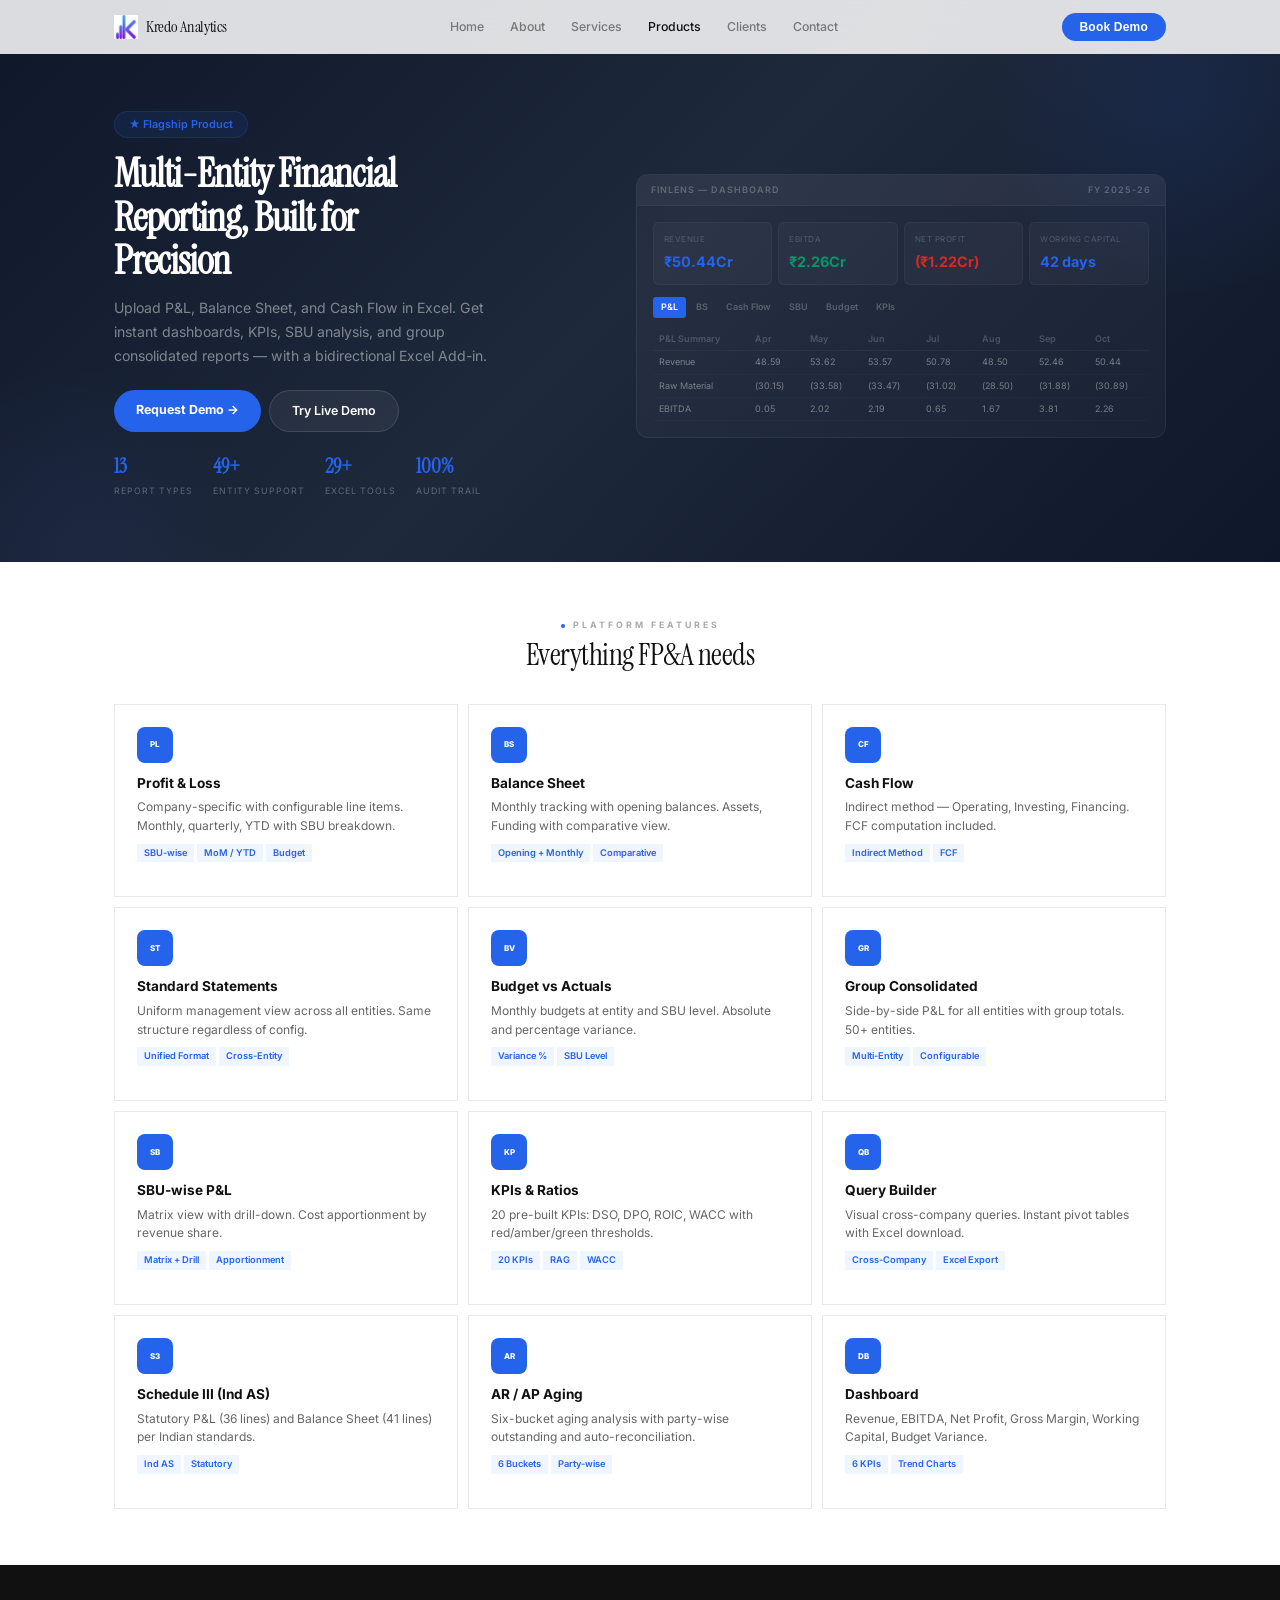
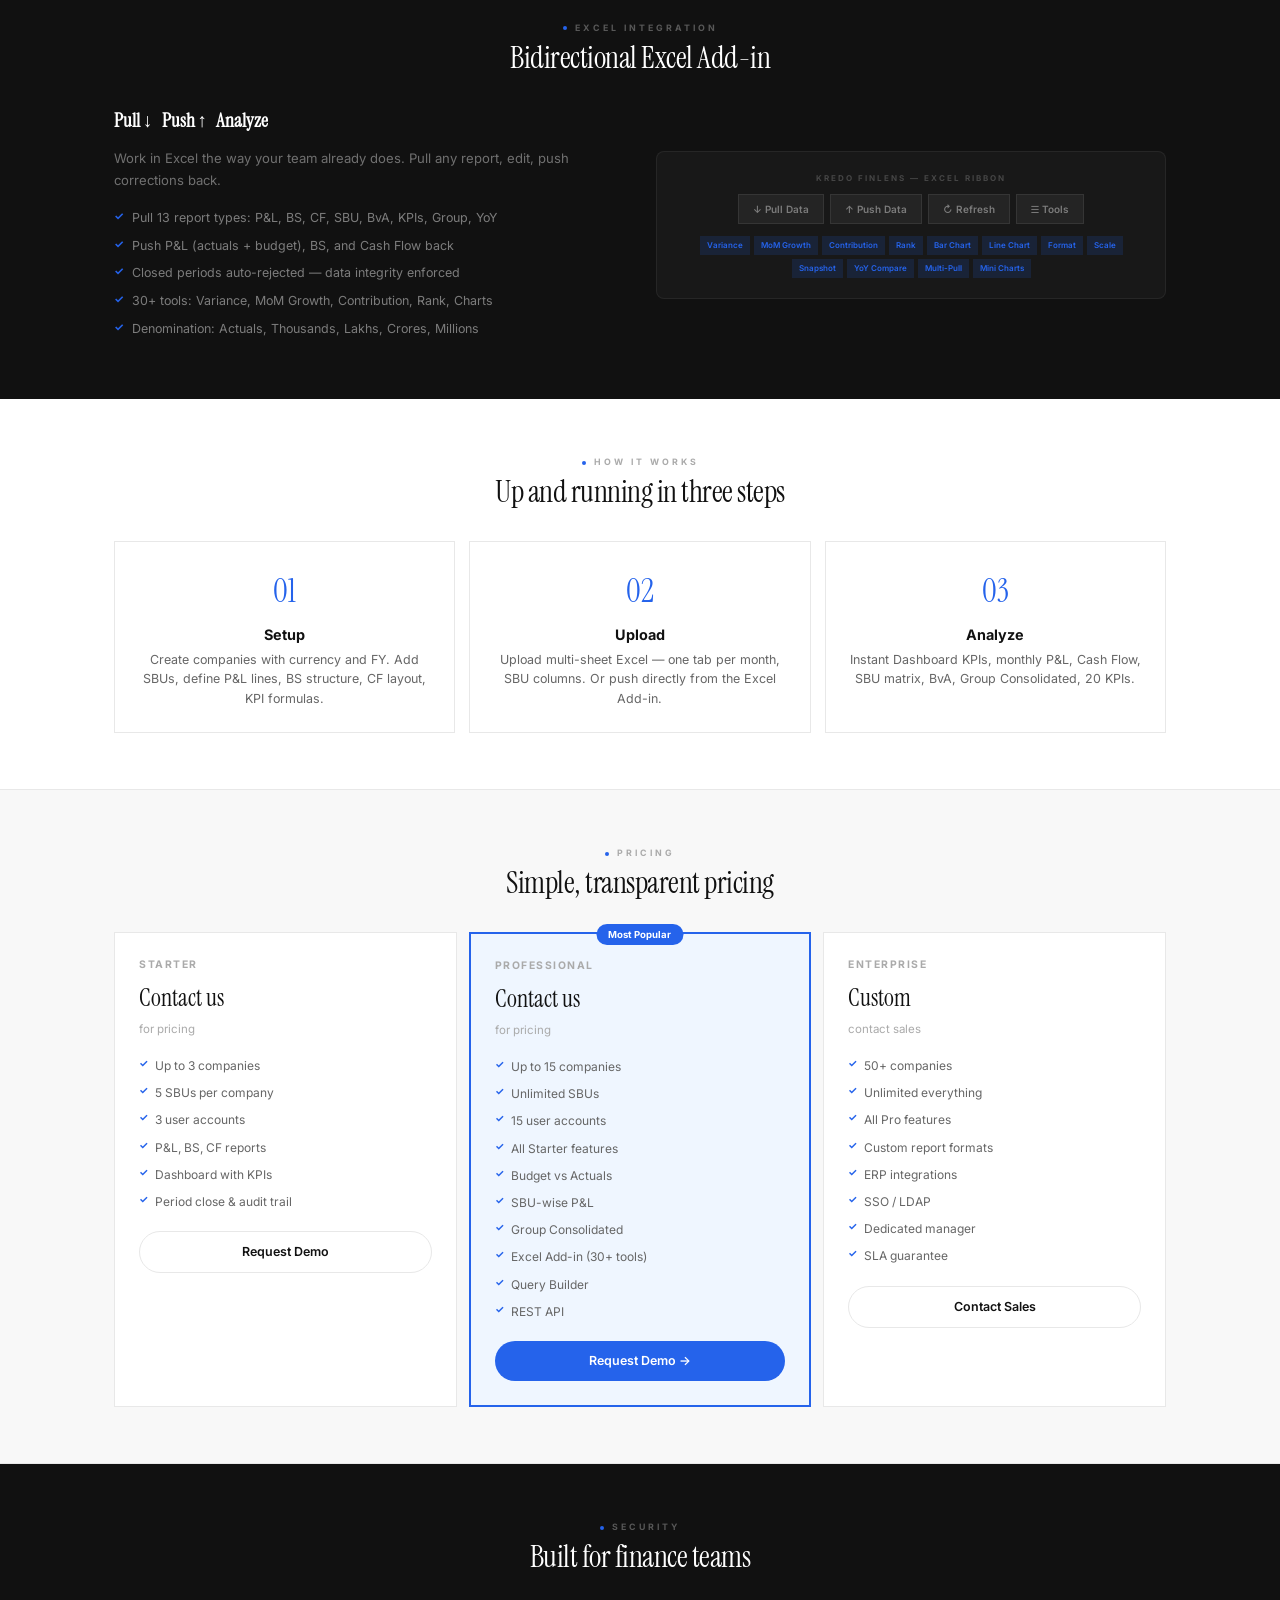
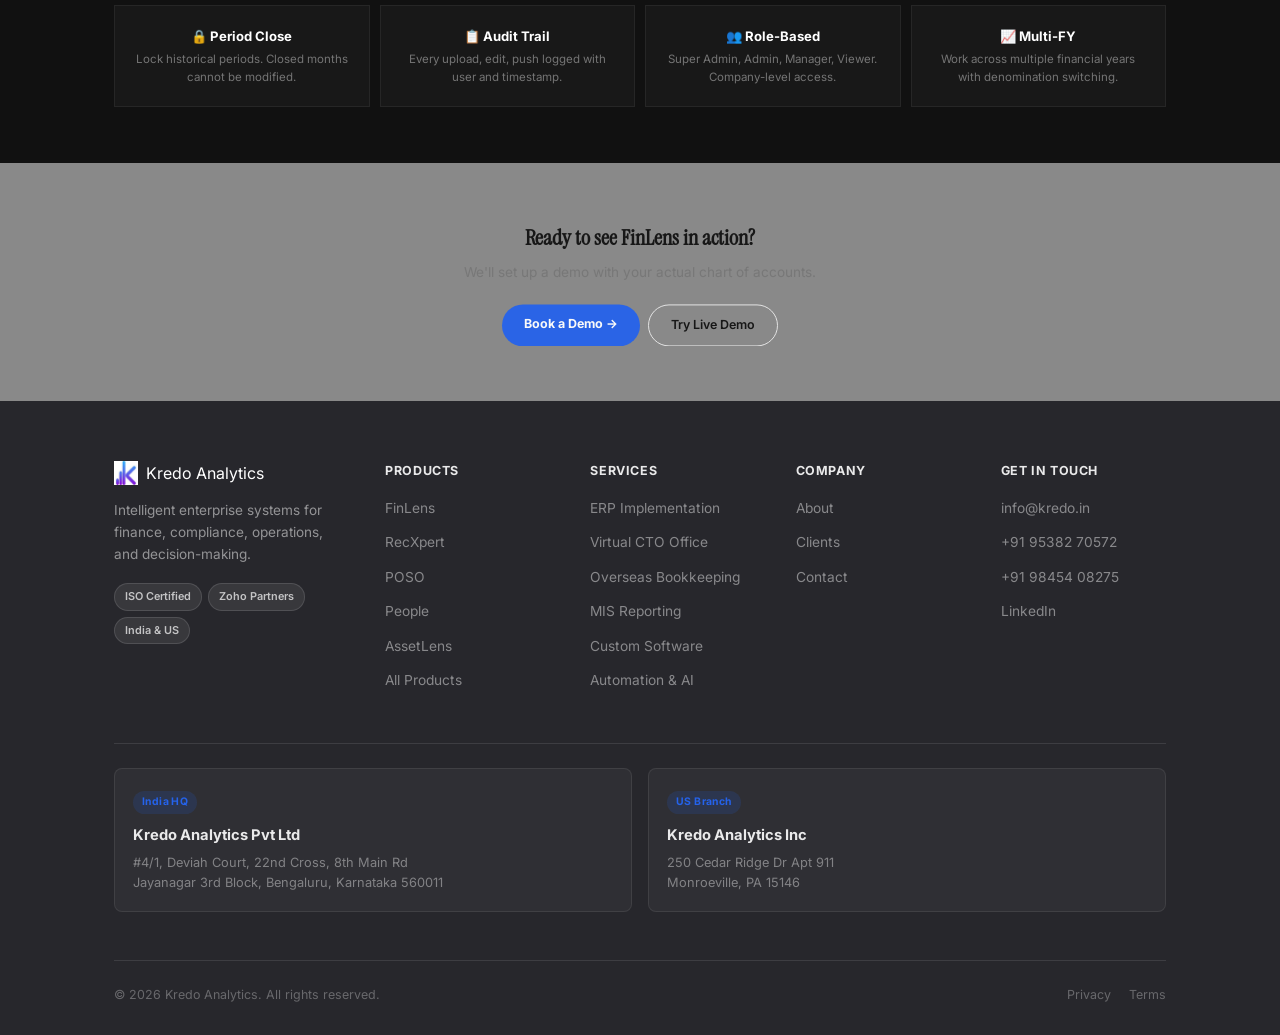
<file: kredo-website-premium (1)/kredo-website-premium/finlens.html>
<!DOCTYPE html>
<html lang="en">
<head>
<meta charset="UTF-8">
<meta name="viewport" content="width=device-width, initial-scale=1.0">
<title>Kredo FinLens — MIS Reporting & Financial Planning</title>
<link rel="icon" type="image/png" href="[data-uri]">
<link href="https://fonts.googleapis.com/css2?family=Instrument+Serif:ital@0;1&family=Inter:wght@300;400;500;600;700;800&display=swap" rel="stylesheet">
<style>

*,*::before,*::after{margin:0;padding:0;box-sizing:border-box}
:root{
  --bg:#fff;--bg2:#f8f8f8;--bg3:#f2f2f2;
  --text:#111;--text2:#444;--text3:#777;--text4:#aaa;--text5:#ccc;
  --border:#e8e8e8;--border2:#f0f0f0;
  --blue:#2563EB;--blue-light:#eff6ff;
  --green:#059669;--red:#dc2626;
  --serif:'Instrument Serif',Georgia,serif;
  --sans:'Inter',system-ui,sans-serif;
  --max:1100px;
}
html{scroll-behavior:smooth}
body{font-family:var(--sans);color:var(--text);background:var(--bg);-webkit-font-smoothing:antialiased;overflow-x:hidden;line-height:1.6}
a{color:inherit;text-decoration:none}ul{list-style:none}img{max-width:100%;display:block}
.w{max-width:var(--max);margin:0 auto;padding:0 24px}

/* ═══ NAV ═══ */
.nav{position:fixed;top:0;left:0;right:0;z-index:1000;background:rgba(255,255,255,0.85);backdrop-filter:blur(20px);-webkit-backdrop-filter:blur(20px);transition:box-shadow 0.3s}
.nav.scrolled{box-shadow:0 1px 0 var(--border)}
.nav-in{display:flex;align-items:center;justify-content:space-between;height:54px;max-width:var(--max);margin:0 auto;padding:0 24px}
.nav-logo{display:flex;align-items:center;gap:8px}
.nav-logo img{height:24px}
.nav-logo b{font-family:var(--serif);font-size:1rem;font-weight:400;letter-spacing:-0.3px}
.nav-links{display:flex;gap:6px}
.nav-links a{padding:5px 10px;font-size:0.77rem;font-weight:500;color:var(--text3);transition:color 0.2s}
.nav-links a:hover,.nav-links a.active{color:var(--text)}
.nav-cta{padding:7px 18px;background:var(--text);color:#fff;font-size:0.75rem;font-weight:600;border:none;border-radius:100px;cursor:pointer;transition:all 0.2s;letter-spacing:0.2px}
.nav-cta:hover{opacity:0.85;transform:translateY(-1px)}
.nav-toggle{display:none;background:none;border:none;cursor:pointer}
.nav-toggle svg{width:18px;height:18px;stroke:var(--text);stroke-width:2;fill:none;stroke-linecap:round}
@media(max-width:768px){
  .nav-links{position:fixed;top:54px;left:0;right:0;background:var(--bg);flex-direction:column;padding:8px 16px;border-bottom:1px solid var(--border);transform:translateY(-120%);opacity:0;transition:0.3s}
  .nav-links.open{transform:translateY(0);opacity:1}
  .nav-toggle{display:block}.hide-m{display:none!important}
}

/* ═══ HERO ═══ */
.hero{padding:100px 0 0;text-align:center;position:relative;overflow:hidden}
.hero-badge{display:inline-flex;align-items:center;gap:6px;border:1px solid var(--border);padding:5px 16px;border-radius:100px;font-size:0.72rem;color:var(--text3);margin-bottom:24px;background:var(--bg);font-weight:500;letter-spacing:0.2px}
.hero-dot{width:5px;height:5px;border-radius:50%;background:var(--green);animation:dotPulse 2s infinite}
@keyframes dotPulse{0%,100%{box-shadow:0 0 0 0 rgba(5,150,105,0.3)}50%{box-shadow:0 0 0 6px rgba(5,150,105,0)}}
.hero h1{font-family:var(--serif);font-size:clamp(2.8rem,6.5vw,4.5rem);line-height:0.92;letter-spacing:-2px;color:var(--text);margin-bottom:16px}
.hero h1 i{font-style:italic}
.hero-sub{font-size:0.92rem;color:var(--text3);max-width:460px;margin:0 auto 24px;line-height:1.7;font-weight:400}
.hero-btns{display:flex;gap:8px;justify-content:center;margin-bottom:40px}
.btn-main{display:inline-flex;align-items:center;gap:6px;padding:10px 22px;background:var(--text);color:#fff;font-size:0.78rem;font-weight:600;border:none;border-radius:100px;cursor:pointer;transition:all 0.25s}
.btn-main:hover{opacity:0.85;transform:translateY(-2px);box-shadow:0 8px 24px rgba(0,0,0,0.12)}
.btn-sec{display:inline-flex;align-items:center;gap:6px;padding:10px 22px;background:transparent;color:var(--text);font-size:0.78rem;font-weight:600;border:1.5px solid var(--border);border-radius:100px;cursor:pointer;transition:all 0.2s}
.btn-sec:hover{border-color:var(--text)}

/* ═══ DASHBOARD MOCKUP ═══ */
.dash-wrap{max-width:960px;margin:0 auto;padding:0 16px}
.dash-glass{border-radius:16px;padding:10px;background:rgba(255,255,255,0.5);border:1px solid rgba(0,0,0,0.06);box-shadow:0 25px 80px -12px rgba(0,0,0,0.07),0 0 0 1px rgba(0,0,0,0.04);backdrop-filter:blur(16px)}
.dash{background:#fff;border-radius:12px;overflow:hidden;font-size:11px;user-select:none;border:1px solid var(--border2)}
.dash-top{display:flex;align-items:center;justify-content:space-between;padding:8px 14px;border-bottom:1px solid var(--border2)}
.dash-top-l{display:flex;align-items:center;gap:8px}
.dash-mark{width:22px;height:22px;background:var(--text);border-radius:6px;display:grid;place-items:center;color:#fff;font-size:8px;font-weight:800}
.dash-body{display:flex;min-height:260px}
.dash-side{width:140px;border-right:1px solid var(--border2);padding:10px 6px;background:var(--bg2)}
.dash-side-item{display:flex;align-items:center;gap:6px;padding:5px 8px;border-radius:6px;font-size:10px;color:var(--text3);margin-bottom:1px}
.dash-side-item.active{background:#fff;color:var(--text);font-weight:600;box-shadow:0 1px 3px rgba(0,0,0,0.04)}
.dash-main{flex:1;padding:14px;background:var(--bg2)}
.dash-welcome{font-size:13px;font-weight:700;color:var(--text);margin-bottom:2px}
.dash-sub-t{font-size:9px;color:var(--text4);margin-bottom:12px}
.dash-pills{display:flex;gap:4px;margin-bottom:12px;flex-wrap:wrap}
.dash-pill{padding:4px 10px;border-radius:100px;font-size:9px;font-weight:600;border:1px solid var(--border);background:#fff;color:var(--text3)}
.dash-pill.primary{background:var(--blue);color:#fff;border-color:var(--blue)}
.dash-cards{display:flex;gap:8px;margin-bottom:8px}
.dash-card{flex:1;background:#fff;border-radius:10px;padding:10px 12px;border:1px solid var(--border2)}
.dash-card-label{font-size:9px;color:var(--text4);margin-bottom:4px}
.dash-card-num{font-size:18px;font-weight:800;color:var(--text);letter-spacing:-0.5px}
.dash-card-num small{font-size:10px;color:var(--text4);font-weight:400}
.dash-change{display:flex;gap:10px;margin-top:4px;font-size:9px;font-weight:600}
.dash-up{color:var(--green)}
.dash-down{color:var(--red)}
.dash-bu-row{display:flex;align-items:center;justify-content:space-between;padding:5px 0;font-size:10px}
.dash-bu-dot{width:6px;height:6px;border-radius:50%;margin-right:6px}
.dash-bu-name{color:var(--text3)}
.dash-bu-val{font-weight:700;color:var(--text)}
.dash-table{width:100%;background:#fff;border-radius:10px;padding:10px 12px;border:1px solid var(--border2)}
.dash-table th{text-align:left;font-weight:600;color:var(--text4);padding-bottom:6px}
.dash-table th:last-child,.dash-table td:last-child{text-align:right}
.dash-table td{padding:5px 0;color:var(--text3);border-top:1px solid var(--border2)}
.dash-badge{padding:2px 8px;border-radius:100px;font-size:8px;font-weight:600}
.badge-green{background:#ecfdf5;color:var(--green)}
.badge-amber{background:#fffbeb;color:#d97706}
.badge-grey{background:var(--bg3);color:var(--text3)}

/* blue accent line under hero */
.accent-line{width:40px;height:3px;background:var(--blue);margin:0 auto 0;border-radius:2px}

/* ═══ NUMBERS STRIP ═══ */
.nums{padding:28px 0;background:var(--text);color:#fff;margin-top:0}
.nums-in{display:flex;justify-content:center;gap:0}
.nums-item{flex:1;text-align:center;padding:0 12px;border-right:1px solid rgba(255,255,255,0.06)}
.nums-item:last-child{border:none}
.nums-item strong{font-family:var(--serif);font-size:1.6rem;display:block;line-height:1}
.nums-item span{font-size:0.5rem;text-transform:uppercase;letter-spacing:2px;color:rgba(255,255,255,0.35);font-weight:600}

/* ═══ TRUST ═══ */
.trust{padding:12px 0;border-bottom:1px solid var(--border)}
.trust-in{display:flex;justify-content:center;gap:clamp(12px,2vw,28px);flex-wrap:wrap;font-size:0.65rem;color:var(--text4)}

/* ═══ SECTION LAYOUT ═══ */
.sec{padding:64px 0}
.sec-dark{background:var(--text);color:#fff;padding:64px 0}
.sec-grey{background:var(--bg2);padding:64px 0;border-top:1px solid var(--border);border-bottom:1px solid var(--border)}
.sec-head{text-align:center;margin-bottom:36px}
.sec-tag{font-size:0.55rem;font-weight:700;letter-spacing:3px;text-transform:uppercase;color:var(--text4);margin-bottom:6px}
.sec-title{font-family:var(--serif);font-size:clamp(1.5rem,3vw,2.1rem);color:var(--text);line-height:1.1;letter-spacing:-0.5px}
.sec-dark .sec-tag{color:rgba(255,255,255,0.3)}
.sec-dark .sec-title{color:#fff}
/* Blue accent dot before section tag */
.sec-tag::before{content:'';display:inline-block;width:4px;height:4px;background:var(--blue);border-radius:50%;margin-right:8px;vertical-align:middle}

/* ═══ WHAT WE DO ═══ */
.wwd-grid{display:grid;grid-template-columns:1fr 1fr;gap:12px}
.wwd-card{padding:28px;background:var(--bg);border:1px solid var(--border);position:relative;overflow:hidden;transition:all 0.35s;display:block}
.wwd-card:hover{border-color:var(--text);transform:translateY(-4px);box-shadow:0 12px 40px rgba(0,0,0,0.06)}
.wwd-card::after{content:'';position:absolute;top:0;left:0;width:0;height:2px;background:var(--blue);transition:width 0.4s}
.wwd-card:hover::after{width:100%}
.wwd-big{font-family:var(--serif);font-size:3.5rem;position:absolute;top:12px;right:16px;color:var(--border);line-height:1}
.wwd-card h3{font-size:1rem;font-weight:700;margin-bottom:6px}
.wwd-card p{font-size:0.8rem;color:var(--text2);line-height:1.65;margin-bottom:12px}
.wwd-tags{display:flex;flex-wrap:wrap;gap:4px;margin-bottom:12px}
.wwd-tags span{background:var(--bg2);font-size:0.6rem;font-weight:600;padding:3px 8px;color:var(--text3)}
.wwd-link{font-size:0.72rem;font-weight:700;color:var(--text);display:inline-flex;align-items:center;gap:4px;position:relative}
.wwd-link::after{content:'';position:absolute;bottom:-2px;left:0;width:0;height:1px;background:var(--blue);transition:width 0.3s}
.wwd-card:hover .wwd-link::after{width:100%}

/* ═══ CLIENTS ═══ */
.cl-grid{display:grid;grid-template-columns:repeat(6,1fr);gap:6px}
.cl-box{background:var(--bg);border:1px solid var(--border);padding:16px 8px;display:flex;align-items:center;justify-content:center;min-height:68px;transition:all 0.35s}
.cl-box:hover{border-color:var(--text);transform:translateY(-3px)}
.cl-box img{max-height:32px;max-width:90px;object-fit:contain;opacity:0.5;filter:grayscale(100%) contrast(1.2);transition:all 0.35s}
.cl-box:hover img{opacity:1;filter:grayscale(0%);transform:scale(1.08)}

/* ═══ SOLUTION FINDER ═══ */
.finder-btns{display:flex;flex-wrap:wrap;gap:5px;justify-content:center;margin-bottom:24px}
.finder-btn{padding:7px 16px;background:rgba(255,255,255,0.04);border:1px solid rgba(255,255,255,0.08);font-size:0.72rem;font-weight:600;color:rgba(255,255,255,0.4);cursor:pointer;font-family:var(--sans);transition:all 0.2s}
.finder-btn:hover{border-color:rgba(255,255,255,0.2);color:#fff}
.finder-btn.active{background:#fff;color:var(--text);border-color:#fff}
.finder-sol{display:none;animation:solIn 0.4s ease}
.finder-sol.active{display:block}
@keyframes solIn{from{opacity:0;transform:translateY(12px)}to{opacity:1;transform:none}}
.sol-box{display:grid;grid-template-columns:1fr auto 1fr;gap:20px;align-items:start;background:rgba(255,255,255,0.03);border:1px solid rgba(255,255,255,0.06);padding:28px}
.sol-q{font-size:0.88rem;font-weight:700;font-style:italic;color:#fff;margin-bottom:4px;line-height:1.35}
.sol-q-sub{font-size:0.75rem;color:rgba(255,255,255,0.35)}
.sol-arrow{font-size:1.4rem;color:var(--blue);padding-top:4px}
.sol-label{font-size:0.65rem;font-weight:700;color:rgba(255,255,255,0.3);text-transform:uppercase;letter-spacing:1.5px;margin-bottom:8px}
.sol-prod{background:rgba(255,255,255,0.04);padding:8px 10px;margin-bottom:4px}
.sol-prod b{font-size:0.78rem;color:#fff;display:block;margin-bottom:2px}
.sol-prod span{font-size:0.7rem;color:rgba(255,255,255,0.4)}
.sol-result{background:var(--blue);padding:8px 12px;font-size:0.75rem;color:#fff;font-weight:600;margin-top:4px}

/* ═══ STORY ═══ */
.story-card{max-width:600px;margin:0 auto;display:grid;grid-template-columns:3px 1fr;gap:20px}
.story-line{background:var(--blue);border-radius:2px}
.story-text{font-family:var(--serif);font-size:0.92rem;color:var(--text2);line-height:1.85;font-style:italic}
.story-sig{font-family:var(--sans);font-style:normal;font-size:0.7rem;font-weight:700;color:var(--text);margin-top:12px;display:block;letter-spacing:0.3px}

/* ═══ CTA ═══ */
.cta-title{font-family:var(--serif);font-size:clamp(1.3rem,2.5vw,1.8rem);color:#fff;margin-bottom:8px}
.cta-sub{color:rgba(255,255,255,0.4);font-size:0.85rem;margin-bottom:24px}
.cta-btns{display:flex;gap:8px;justify-content:center;flex-wrap:wrap}
.btn-white{padding:10px 22px;background:#fff;color:var(--text);font-size:0.78rem;font-weight:700;border-radius:100px;border:none;cursor:pointer;transition:all 0.2s}
.btn-white:hover{transform:translateY(-2px);box-shadow:0 8px 20px rgba(0,0,0,0.1)}
.btn-ghost{padding:10px 22px;background:transparent;color:#fff;font-size:0.78rem;font-weight:600;border:1px solid rgba(255,255,255,0.12);border-radius:100px;cursor:pointer;transition:all 0.2s}
.btn-ghost:hover{background:rgba(255,255,255,0.06)}

/* ═══ FOOTER ═══ */
.footer{background:var(--text);color:rgba(255,255,255,0.35);padding:24px 0 0}
.footer-grid{display:grid;grid-template-columns:2fr 1fr 1fr 1fr;gap:20px;padding-bottom:16px;border-bottom:1px solid rgba(255,255,255,0.04)}
.footer-brand{max-width:200px}
.footer-brand b{color:#fff;font-family:var(--serif);font-weight:400;display:block;margin-bottom:6px}
.footer-brand p{font-size:0.7rem;line-height:1.5}
.footer h4{font-size:0.5rem;text-transform:uppercase;letter-spacing:2px;color:rgba(255,255,255,0.2);margin-bottom:8px;font-weight:700}
.footer ul li{margin-bottom:3px}
.footer ul a{font-size:0.7rem;transition:color 0.2s}
.footer ul a:hover{color:#fff}
.footer-bottom{padding:10px 0;font-size:0.58rem;color:rgba(255,255,255,0.2);display:flex;justify-content:space-between}

/* ═══ ANIMATIONS ═══ */
.reveal{opacity:0;transform:translateY(40px);transition:opacity 0.7s ease,transform 0.7s cubic-bezier(0.2,0.8,0.2,1)}
.reveal.v{opacity:1;transform:none}
.stagger>*{opacity:0;transform:translateY(30px);transition:opacity 0.5s ease,transform 0.5s cubic-bezier(0.2,0.8,0.2,1)}
.stagger.v>*{opacity:1;transform:none}
.stagger.v>*:nth-child(1){transition-delay:0s}.stagger.v>*:nth-child(2){transition-delay:.07s}.stagger.v>*:nth-child(3){transition-delay:.14s}.stagger.v>*:nth-child(4){transition-delay:.21s}.stagger.v>*:nth-child(5){transition-delay:.28s}.stagger.v>*:nth-child(6){transition-delay:.35s}.stagger.v>*:nth-child(7){transition-delay:.42s}.stagger.v>*:nth-child(8){transition-delay:.49s}.stagger.v>*:nth-child(9){transition-delay:.56s}.stagger.v>*:nth-child(10){transition-delay:.63s}.stagger.v>*:nth-child(11){transition-delay:.7s}.stagger.v>*:nth-child(12){transition-delay:.77s}.stagger.v>*:nth-child(13){transition-delay:.84s}.stagger.v>*:nth-child(14){transition-delay:.91s}.stagger.v>*:nth-child(15){transition-delay:.98s}.stagger.v>*:nth-child(16){transition-delay:1.05s}.stagger.v>*:nth-child(17){transition-delay:1.12s}.stagger.v>*:nth-child(18){transition-delay:1.19s}

.slide-l{opacity:0;transform:translateX(-50px);transition:opacity 0.7s,transform 0.7s cubic-bezier(0.2,0.8,0.2,1)}
.slide-r{opacity:0;transform:translateX(50px);transition:opacity 0.7s,transform 0.7s cubic-bezier(0.2,0.8,0.2,1)}
.slide-l.v,.slide-r.v{opacity:1;transform:none}

.hero-anim{opacity:0;transform:translateY(16px);animation:fadeIn 0.6s ease forwards}
.hero-anim-2{animation-delay:0.15s}
.hero-anim-3{animation-delay:0.3s}
.hero-anim-4{animation-delay:0.45s}
.hero-anim-5{animation-delay:0.65s}
@keyframes fadeIn{to{opacity:1;transform:none}}

/* BTT */
.btt{position:fixed;bottom:16px;right:16px;width:34px;height:34px;background:var(--text);color:#fff;border:none;cursor:pointer;display:grid;place-items:center;opacity:0;transition:all 0.3s;z-index:99;font-size:12px;border-radius:100px}
.btt.show{opacity:1;visibility:visible;transform:translateY(0)}

@media(max-width:768px){
  .nums-in{flex-wrap:wrap;gap:8px}.nums-item{border:none;min-width:60px}
  .wwd-grid{grid-template-columns:1fr}
  .cl-grid{grid-template-columns:repeat(3,1fr)}
  .sol-box{grid-template-columns:1fr;gap:10px}
  .sol-arrow{transform:rotate(90deg);text-align:center}
  .footer-grid{grid-template-columns:1fr 1fr}
  .dash-side{display:none}.dash-cards{flex-direction:column}
}
@media(max-width:480px){.cl-grid{grid-template-columns:repeat(2,1fr)}}


/* ═══ FINLENS HERO ═══ */
.fl-hero{padding:110px 0 60px;background:linear-gradient(135deg,#0f172a,#1e293b,#0f172a);color:#fff;position:relative;overflow:hidden}
.fl-hero::before{content:'';position:absolute;top:-100px;right:-100px;width:400px;height:400px;border-radius:50%;background:radial-gradient(circle,rgba(37,99,235,0.1),transparent 70%)}
.fl-hero::after{content:'';position:absolute;bottom:-150px;left:-100px;width:350px;height:350px;border-radius:50%;background:radial-gradient(circle,rgba(99,102,241,0.06),transparent 70%)}
.fl-hero-grid{display:grid;grid-template-columns:1fr 1.1fr;gap:40px;align-items:center;position:relative;z-index:1}
.fl-badge{display:inline-flex;align-items:center;gap:6px;background:rgba(37,99,235,0.1);border:1px solid rgba(37,99,235,0.2);border-radius:100px;padding:4px 14px;font-size:0.68rem;color:var(--blue);font-weight:600;margin-bottom:14px}
.fl-hero h1{font-family:var(--serif);font-size:clamp(1.8rem,3.5vw,2.5rem);line-height:1.08;letter-spacing:-1px;margin-bottom:14px}
.fl-hero p{color:rgba(255,255,255,0.45);font-size:0.88rem;line-height:1.7;margin-bottom:22px;max-width:400px}
.fl-stats{display:flex;gap:20px;margin-top:24px}
.fl-stat strong{font-family:var(--serif);font-size:1.3rem;color:var(--blue);display:block;line-height:1}
.fl-stat span{font-size:0.55rem;color:rgba(255,255,255,0.3);text-transform:uppercase;letter-spacing:1px}

/* Dashboard Preview */
.fl-dash{background:rgba(255,255,255,0.03);border:1px solid rgba(255,255,255,0.06);border-radius:12px;overflow:hidden}
.fl-dash-top{background:rgba(255,255,255,0.04);padding:8px 14px;border-bottom:1px solid rgba(255,255,255,0.04);display:flex;justify-content:space-between;font-size:9px;color:rgba(255,255,255,0.25);font-weight:600;letter-spacing:1px}
.fl-dash-body{padding:16px}
.fl-kpis{display:grid;grid-template-columns:repeat(4,1fr);gap:6px;margin-bottom:12px}
.fl-kpi{background:rgba(255,255,255,0.03);border:1px solid rgba(255,255,255,0.04);border-radius:6px;padding:10px}
.fl-kpi small{font-size:8px;text-transform:uppercase;letter-spacing:0.5px;color:rgba(255,255,255,0.2);display:block;margin-bottom:3px}
.fl-kpi b{font-size:0.9rem;color:var(--blue)}
.fl-tabs{display:flex;gap:2px;margin-bottom:10px}
.fl-tabs span{font-size:9px;padding:3px 8px;color:rgba(255,255,255,0.25);font-weight:600}
.fl-tabs span.active{background:var(--blue);color:#fff;border-radius:3px}
.fl-table{width:100%;font-size:9px;border-collapse:collapse}
.fl-table th{text-align:left;color:rgba(255,255,255,0.2);padding:4px 6px;border-bottom:1px solid rgba(255,255,255,0.04);font-weight:600}
.fl-table td{padding:4px 6px;color:rgba(255,255,255,0.4);border-bottom:1px solid rgba(255,255,255,0.02)}

/* ═══ SECTIONS ═══ */
.sec{padding:56px 0}
.sec-grey{padding:56px 0;background:#f8f8f8;border-top:1px solid #e8e8e8;border-bottom:1px solid #e8e8e8}
.sec-dark{padding:56px 0;background:#111;color:#fff}
.sec-head{text-align:center;margin-bottom:32px}
.sec-tag{font-size:0.55rem;font-weight:700;letter-spacing:3px;text-transform:uppercase;color:#aaa;margin-bottom:6px}
.sec-tag::before{content:'';display:inline-block;width:4px;height:4px;background:var(--blue);border-radius:50%;margin-right:8px;vertical-align:middle}
.sec-title{font-family:var(--serif);font-size:clamp(1.4rem,3vw,1.9rem);color:#111;line-height:1.1;letter-spacing:-0.5px}
.sec-dark .sec-tag{color:rgba(255,255,255,0.3)}
.sec-dark .sec-title{color:#fff}

/* Feature cards */
.feat-grid{display:grid;grid-template-columns:repeat(3,1fr);gap:10px}
.feat-card{background:#fff;border:1px solid #e8e8e8;padding:22px;transition:all 0.35s}
.feat-card:hover{border-color:var(--blue);transform:translateY(-3px);box-shadow:0 8px 24px rgba(0,0,0,0.04)}
.feat-card::after{content:'';display:block;width:0;height:2px;background:var(--blue);transition:width 0.3s;margin-top:10px}
.feat-card:hover::after{width:30px}
.feat-icon{width:36px;height:36px;background:var(--blue);border-radius:8px;display:grid;place-items:center;font-size:0.5rem;font-weight:800;color:#fff;margin-bottom:10px}
.feat-card h3{font-size:0.85rem;font-weight:700;margin-bottom:4px}
.feat-card p{font-size:0.75rem;color:#666;line-height:1.55}
.feat-tags{display:flex;flex-wrap:wrap;gap:3px;margin-top:8px}
.feat-tags span{background:#eff6ff;color:var(--blue);font-size:0.58rem;font-weight:600;padding:2px 7px}

/* Excel section */
.excel-grid{display:grid;grid-template-columns:1fr 1fr;gap:32px;align-items:center}
.excel-grid h3{font-family:var(--serif);font-size:1.2rem;color:#fff;margin-bottom:10px}
.excel-grid p{font-size:0.82rem;color:rgba(255,255,255,0.4);line-height:1.7;margin-bottom:12px}
.excel-list{list-style:none;padding:0}
.excel-list li{font-size:0.78rem;color:rgba(255,255,255,0.45);padding:4px 0 4px 18px;position:relative}
.excel-list li::before{content:'\2713';position:absolute;left:0;color:var(--blue);font-weight:700;font-size:0.7rem}
.ribbon-box{background:rgba(255,255,255,0.03);border:1px solid rgba(255,255,255,0.06);border-radius:8px;padding:20px;text-align:center}
.ribbon-title{font-size:8px;font-weight:700;letter-spacing:2px;color:rgba(255,255,255,0.2);margin-bottom:10px}
.ribbon-btns{display:flex;gap:6px;justify-content:center;margin-bottom:12px}
.ribbon-btn{background:rgba(255,255,255,0.05);border:1px solid rgba(255,255,255,0.08);padding:6px 14px;font-size:10px;color:rgba(255,255,255,0.4);font-weight:600}
.ribbon-tools{display:flex;flex-wrap:wrap;gap:4px;justify-content:center}
.ribbon-tool{background:rgba(37,99,235,0.15);color:var(--blue);font-size:8px;padding:3px 7px;font-weight:600}

/* Steps */
.steps-grid{display:grid;grid-template-columns:repeat(3,1fr);gap:14px}
.step-card{background:#fff;border:1px solid #e8e8e8;padding:24px;text-align:center;transition:all 0.3s}
.step-card:hover{border-color:var(--blue);transform:translateY(-3px)}
.step-num{font-family:var(--serif);font-size:2rem;color:var(--blue);margin-bottom:6px}
.step-card h4{font-size:0.9rem;font-weight:700;margin-bottom:4px}
.step-card p{font-size:0.78rem;color:#666;line-height:1.55}

/* Pricing */
.price-grid{display:grid;grid-template-columns:repeat(3,1fr);gap:12px}
.price-card{background:#fff;border:1px solid #e8e8e8;padding:24px;transition:all 0.3s;position:relative}
.price-card:hover{border-color:var(--blue);transform:translateY(-3px)}
.price-card.pop{border:2px solid var(--blue);background:#eff6ff}
.price-pop{position:absolute;top:-10px;left:50%;transform:translateX(-50%);background:var(--blue);color:#fff;font-size:0.6rem;font-weight:700;padding:3px 12px;border-radius:100px;white-space:nowrap}
.price-name{font-size:0.65rem;font-weight:700;text-transform:uppercase;letter-spacing:1.5px;color:#aaa;margin-bottom:6px}
.price-amount{font-family:var(--serif);font-size:1.5rem;color:#111;margin-bottom:2px}
.price-period{font-size:0.72rem;color:#aaa;margin-bottom:14px}
.price-card ul{list-style:none;padding:0;margin-bottom:16px}
.price-card ul li{font-size:0.75rem;color:#666;padding:4px 0 4px 16px;position:relative}
.price-card ul li::before{content:'\2713';position:absolute;left:0;color:var(--blue);font-weight:700;font-size:0.65rem}
.price-btn{display:block;width:100%;padding:10px;text-align:center;font-size:0.78rem;font-weight:600;border-radius:100px;border:none;cursor:pointer;font-family:var(--sans)}
.price-btn-fill{background:var(--blue);color:#fff}
.price-btn-out{background:transparent;border:1.5px solid #e8e8e8;color:#111}

/* Security */
.sec-grid{display:grid;grid-template-columns:repeat(4,1fr);gap:10px}
.sec-card{background:rgba(255,255,255,0.03);border:1px solid rgba(255,255,255,0.06);padding:20px;text-align:center}
.sec-card h4{font-size:0.82rem;font-weight:700;color:#fff;margin-bottom:4px}
.sec-card p{font-size:0.72rem;color:rgba(255,255,255,0.4);line-height:1.5}

/* CTA */
.cta-s{text-align:center;padding:56px 0;background:#f8f8f8}
.cta-s h2{font-family:var(--serif);font-size:1.4rem;color:#111;margin-bottom:6px}
.cta-s p{color:#777;font-size:0.85rem;margin-bottom:20px}
.cta-btns{display:flex;gap:8px;justify-content:center}
.btn-blue{padding:10px 22px;background:var(--blue);color:#fff;font-size:0.78rem;font-weight:700;border-radius:100px;border:none;cursor:pointer;font-family:var(--sans);transition:all 0.2s}
.btn-blue:hover{background:#1d4ed8;transform:translateY(-2px)}
.btn-out{padding:10px 22px;background:transparent;color:#111;font-size:0.78rem;font-weight:600;border:1.5px solid #e8e8e8;border-radius:100px;cursor:pointer;font-family:var(--sans);transition:all 0.2s}
.btn-out:hover{border-color:#111}
.btn-ghost{padding:10px 22px;background:rgba(255,255,255,0.06);color:#fff;font-size:0.78rem;font-weight:600;border:1px solid rgba(255,255,255,0.12);border-radius:100px;text-decoration:none;transition:all 0.2s}
.btn-ghost:hover{background:rgba(255,255,255,0.1)}

/* NAV override */
.nav-cta{padding:7px 18px;background:var(--blue);color:#fff;font-size:0.75rem;font-weight:600;border:none;border-radius:100px;cursor:pointer}

/* FOOTER */
.footer{background:#111;color:rgba(255,255,255,0.35);padding:24px 0 0}
.footer-grid{display:grid;grid-template-columns:2fr 1fr 1fr 1fr;gap:20px;padding-bottom:16px;border-bottom:1px solid rgba(255,255,255,0.04)}
.footer-brand b{color:#fff;font-family:var(--serif);font-weight:400;display:block;margin-bottom:6px}
.footer-brand p{font-size:0.7rem;line-height:1.5}
.footer h4{font-size:0.5rem;text-transform:uppercase;letter-spacing:2px;color:rgba(255,255,255,0.2);margin-bottom:8px;font-weight:700}
.footer ul li{margin-bottom:3px;list-style:none}
.footer ul a{font-size:0.7rem;color:rgba(255,255,255,0.35);text-decoration:none}
.footer ul a:hover{color:#fff}
.footer-bottom{padding:10px 0;font-size:0.58rem;color:rgba(255,255,255,0.2);display:flex;justify-content:space-between}

/* REVEAL */
.reveal{opacity:0;transform:translateY(30px);transition:opacity 0.7s ease,transform 0.7s cubic-bezier(0.2,0.8,0.2,1)}
.reveal.v{opacity:1;transform:none}

/* BTT */
.btt{position:fixed;bottom:24px;right:24px;width:44px;height:44px;background:var(--ink,#0A0A0F);color:#fff;border:none;cursor:pointer;display:grid;place-items:center;opacity:0;visibility:hidden;transform:translateY(8px);transition:all 0.2s;z-index:99;font-size:12px;border-radius:50%;box-shadow:0 4px 12px rgba(0,0,0,0.15)}
.btt.show{opacity:1;visibility:visible;transform:translateY(0)}

@media(max-width:768px){
  .fl-hero-grid{grid-template-columns:1fr;text-align:center}
  .fl-hero p{margin:0 auto 22px}
  .fl-stats{justify-content:center}
  .feat-grid,.steps-grid,.price-grid,.sec-grid{grid-template-columns:1fr}
  .excel-grid{grid-template-columns:1fr}
  .fl-kpis{grid-template-columns:1fr 1fr}
  .footer-grid{grid-template-columns:1fr 1fr}
  .hide-m{display:none!important}
  .nav-links{position:fixed;top:54px;left:0;right:0;background:#fff;flex-direction:column;padding:8px 16px;border-bottom:1px solid #e8e8e8;transform:translateY(-120%);opacity:0;transition:0.3s}
  .nav-links.open{transform:translateY(0);opacity:1}
  .nav-toggle{display:block}
}

/* Hidden watermark */
.wm{position:fixed;bottom:6px;right:8px;font-size:8px;color:rgba(0,0,0,0.12);z-index:9998;user-select:none;font-family:monospace;letter-spacing:1px;cursor:pointer}
.wm:active{display:none}
.clc,.cl-b{opacity:1!important;visibility:visible!important;transform:none!important}

/* FOOTER */
.foot{background:var(--ink);color:rgba(255,255,255,0.6);padding:60px 0 30px}
.foot-grid{display:grid;grid-template-columns:1.4fr 1fr 1fr 1fr 1fr;gap:40px;margin-bottom:50px}
@media(max-width:900px){.foot-grid{grid-template-columns:1fr 1fr;gap:36px}}
.foot-tag{font-size:0.85rem;color:rgba(255,255,255,0.5);line-height:1.6;max-width:280px;margin-bottom:18px}
.foot-badges{display:flex;gap:6px;flex-wrap:wrap}
.foot-badge{font-size:0.68rem;font-weight:600;color:rgba(255,255,255,0.7);padding:4px 10px;background:rgba(255,255,255,0.08);border:1px solid rgba(255,255,255,0.12);border-radius:100px}
.foot-col h4{font-size:0.78rem;font-weight:700;color:rgba(255,255,255,0.9);text-transform:uppercase;letter-spacing:0.6px;margin-bottom:14px}
.foot-col ul{display:flex;flex-direction:column;gap:9px}
.foot-col a{font-size:0.86rem;color:rgba(255,255,255,0.45);transition:color 0.15s}
.foot-col a:hover{color:#fff}
.foot-offices{display:grid;grid-template-columns:1fr 1fr;gap:16px;padding:24px 0;border-top:1px solid rgba(255,255,255,0.1);margin-bottom:24px}
@media(max-width:700px){.foot-offices{grid-template-columns:1fr}}
.foot-office{background:rgba(255,255,255,0.04);border:1px solid rgba(255,255,255,0.08);border-radius:8px;padding:18px}
.foot-office-flag{display:inline-block;font-size:0.65rem;font-weight:700;color:var(--blue);background:rgba(37,99,235,0.15);padding:3px 9px;border-radius:100px;letter-spacing:0.4px;margin-bottom:10px}
.foot-office h5{font-size:0.92rem;font-weight:700;color:rgba(255,255,255,0.9);margin-bottom:6px}
.foot-office p{font-size:0.8rem;color:rgba(255,255,255,0.4);line-height:1.55}
.foot-bot{display:flex;justify-content:space-between;align-items:center;padding-top:24px;border-top:1px solid rgba(255,255,255,0.1);font-size:0.78rem;color:rgba(255,255,255,0.3);flex-wrap:wrap;gap:12px}
.foot-bot-links{display:flex;gap:18px}
.foot-bot-links a:hover{color:rgba(255,255,255,0.7)}

.nav-logo-mark{width:28px;height:28px;background:linear-gradient(135deg,var(--blue),var(--blue-h));border-radius:7px;display:flex;align-items:center;justify-content:center;color:#fff;font-weight:800;font-size:0.85rem}
</style>
<link rel="stylesheet" href="css/premium.css"></head>
<body>
<!-- Premium Layer -->
<div class="scroll-progress"></div>

<nav class="nav"><div class="nav-in">
  <a href="index.html" class="nav-logo"><img src="[data-uri]" alt="K" style="height:24px"><b style="font-family:var(--serif);font-weight:400;font-size:1rem;letter-spacing:-0.3px">Kredo Analytics</b></a>
  <div class="nav-links" id="navLinks"><a href="index.html">Home</a><a href="about.html">About</a><a href="services.html">Services</a><a href="products.html" class="active">Products</a><a href="clients.html">Clients</a><a href="contact.html">Contact</a></div>
  <button class="nav-cta hide-m" onclick="location.href='contact.html'">Book Demo</button>
  <button class="nav-toggle" id="navToggle" aria-label="Menu" style="display:none;background:none;border:none;cursor:pointer"><svg viewBox="0 0 24 24" style="width:18px;height:18px;stroke:#111;stroke-width:2;fill:none;stroke-linecap:round"><line x1="3" y1="6" x2="21" y2="6"/><line x1="3" y1="12" x2="21" y2="12"/><line x1="3" y1="18" x2="21" y2="18"/></svg></button>
</div></nav>

<main>

<!-- HERO -->
<section class="fl-hero">
<div class="w"><div class="fl-hero-grid">
  <div>
    <div class="fl-badge">&#9733; Flagship Product</div>
    <h1>Multi-Entity Financial<br>Reporting, Built for<br>Precision</h1>
    <p>Upload P&amp;L, Balance Sheet, and Cash Flow in Excel. Get instant dashboards, KPIs, SBU analysis, and group consolidated reports &mdash; with a bidirectional Excel Add-in.</p>
    <div style="display:flex;gap:8px;flex-wrap:wrap">
      <a href="contact.html" class="btn-blue">Request Demo &rarr;</a>
      <a href="https://dev.finlens.kredo.in/login?demo=1" target="_blank" class="btn-ghost">Try Live Demo</a>
    </div>
    <div class="fl-stats">
      <div class="fl-stat"><strong data-count="14" data-suffix="">14</strong><span>Report Types</span></div>
      <div class="fl-stat"><strong data-count="50" data-suffix="+">50+</strong><span>Entity Support</span></div>
      <div class="fl-stat"><strong data-count="30" data-suffix="+">30+</strong><span>Excel Tools</span></div>
      <div class="fl-stat"><strong>100%</strong><span>Audit Trail</span></div>
    </div>
  </div>
  <div class="fl-dash">
    <div class="fl-dash-top"><span>FINLENS &mdash; DASHBOARD</span><span>FY 2025-26</span></div>
    <div class="fl-dash-body">
      <div class="fl-kpis">
        <div class="fl-kpi"><small>Revenue</small><b>&#8377;50.44Cr</b></div>
        <div class="fl-kpi"><small>EBITDA</small><b style="color:#059669">&#8377;2.26Cr</b></div>
        <div class="fl-kpi"><small>Net Profit</small><b style="color:#dc2626">(&#8377;1.22Cr)</b></div>
        <div class="fl-kpi"><small>Working Capital</small><b>42 days</b></div>
      </div>
      <div class="fl-tabs"><span class="active">P&amp;L</span><span>BS</span><span>Cash Flow</span><span>SBU</span><span>Budget</span><span>KPIs</span></div>
      <table class="fl-table">
        <tr><th>P&amp;L Summary</th><th>Apr</th><th>May</th><th>Jun</th><th>Jul</th><th>Aug</th><th>Sep</th><th>Oct</th></tr>
        <tr><td>Revenue</td><td>48.59</td><td>53.62</td><td>53.57</td><td>50.78</td><td>48.50</td><td>52.46</td><td>50.44</td></tr>
        <tr><td>Raw Material</td><td>(30.15)</td><td>(33.58)</td><td>(33.47)</td><td>(31.02)</td><td>(28.50)</td><td>(31.88)</td><td>(30.89)</td></tr>
        <tr><td>EBITDA</td><td>0.05</td><td>2.02</td><td>2.19</td><td>0.65</td><td>1.67</td><td>3.81</td><td>2.26</td></tr>
      </table>
    </div>
  </div>
</div></div>
</section>

<!-- FEATURES -->
<section class="sec reveal"><div class="w">
  <div class="sec-head"><div class="sec-tag">Platform Features</div><div class="sec-title">Everything FP&amp;A needs</div></div>
  <div class="feat-grid">
    <div class="feat-card"><div class="feat-icon">PL</div><h3>Profit &amp; Loss</h3><p>Company-specific with configurable line items. Monthly, quarterly, YTD with SBU breakdown.</p><div class="feat-tags"><span>SBU-wise</span><span>MoM / YTD</span><span>Budget</span></div></div>
    <div class="feat-card"><div class="feat-icon">BS</div><h3>Balance Sheet</h3><p>Monthly tracking with opening balances. Assets, Funding with comparative view.</p><div class="feat-tags"><span>Opening + Monthly</span><span>Comparative</span></div></div>
    <div class="feat-card"><div class="feat-icon">CF</div><h3>Cash Flow</h3><p>Indirect method — Operating, Investing, Financing. FCF computation included.</p><div class="feat-tags"><span>Indirect Method</span><span>FCF</span></div></div>
    <div class="feat-card"><div class="feat-icon">ST</div><h3>Standard Statements</h3><p>Uniform management view across all entities. Same structure regardless of config.</p><div class="feat-tags"><span>Unified Format</span><span>Cross-Entity</span></div></div>
    <div class="feat-card"><div class="feat-icon">BV</div><h3>Budget vs Actuals</h3><p>Monthly budgets at entity and SBU level. Absolute and percentage variance.</p><div class="feat-tags"><span>Variance %</span><span>SBU Level</span></div></div>
    <div class="feat-card"><div class="feat-icon">GR</div><h3>Group Consolidated</h3><p>Side-by-side P&amp;L for all entities with group totals. 50+ entities.</p><div class="feat-tags"><span>Multi-Entity</span><span>Configurable</span></div></div>
    <div class="feat-card"><div class="feat-icon">SB</div><h3>SBU-wise P&amp;L</h3><p>Matrix view with drill-down. Cost apportionment by revenue share.</p><div class="feat-tags"><span>Matrix + Drill</span><span>Apportionment</span></div></div>
    <div class="feat-card"><div class="feat-icon">KP</div><h3>KPIs &amp; Ratios</h3><p>20 pre-built KPIs: DSO, DPO, ROIC, WACC with red/amber/green thresholds.</p><div class="feat-tags"><span>20 KPIs</span><span>RAG</span><span>WACC</span></div></div>
    <div class="feat-card"><div class="feat-icon">QB</div><h3>Query Builder</h3><p>Visual cross-company queries. Instant pivot tables with Excel download.</p><div class="feat-tags"><span>Cross-Company</span><span>Excel Export</span></div></div>
    <div class="feat-card"><div class="feat-icon">S3</div><h3>Schedule III (Ind AS)</h3><p>Statutory P&amp;L (36 lines) and Balance Sheet (41 lines) per Indian standards.</p><div class="feat-tags"><span>Ind AS</span><span>Statutory</span></div></div>
    <div class="feat-card"><div class="feat-icon">AR</div><h3>AR / AP Aging</h3><p>Six-bucket aging analysis with party-wise outstanding and auto-reconciliation.</p><div class="feat-tags"><span>6 Buckets</span><span>Party-wise</span></div></div>
    <div class="feat-card"><div class="feat-icon">DB</div><h3>Dashboard</h3><p>Revenue, EBITDA, Net Profit, Gross Margin, Working Capital, Budget Variance.</p><div class="feat-tags"><span>6 KPIs</span><span>Trend Charts</span></div></div>
  </div>
</div></section>

<!-- EXCEL -->
<section class="sec-dark reveal"><div class="w">
  <div class="sec-head"><div class="sec-tag">Excel Integration</div><div class="sec-title">Bidirectional Excel Add-in</div></div>
  <div class="excel-grid">
    <div>
      <h3>Pull &darr; &nbsp; Push &uarr; &nbsp; Analyze</h3>
      <p>Work in Excel the way your team already does. Pull any report, edit, push corrections back.</p>
      <ul class="excel-list">
        <li>Pull 13 report types: P&amp;L, BS, CF, SBU, BvA, KPIs, Group, YoY</li>
        <li>Push P&amp;L (actuals + budget), BS, and Cash Flow back</li>
        <li>Closed periods auto-rejected &mdash; data integrity enforced</li>
        <li>30+ tools: Variance, MoM Growth, Contribution, Rank, Charts</li>
        <li>Denomination: Actuals, Thousands, Lakhs, Crores, Millions</li>
      </ul>
    </div>
    <div class="ribbon-box">
      <div class="ribbon-title">KREDO FINLENS &mdash; EXCEL RIBBON</div>
      <div class="ribbon-btns">
        <div class="ribbon-btn">&darr; Pull Data</div>
        <div class="ribbon-btn">&uarr; Push Data</div>
        <div class="ribbon-btn">&orarr; Refresh</div>
        <div class="ribbon-btn">&#9776; Tools</div>
      </div>
      <div class="ribbon-tools">
        <span class="ribbon-tool">Variance</span><span class="ribbon-tool">MoM Growth</span><span class="ribbon-tool">Contribution</span><span class="ribbon-tool">Rank</span><span class="ribbon-tool">Bar Chart</span><span class="ribbon-tool">Line Chart</span><span class="ribbon-tool">Format</span><span class="ribbon-tool">Scale</span><span class="ribbon-tool">Snapshot</span><span class="ribbon-tool">YoY Compare</span><span class="ribbon-tool">Multi-Pull</span><span class="ribbon-tool">Mini Charts</span>
      </div>
    </div>
  </div>
</div></section>

<!-- HOW IT WORKS -->
<section class="sec reveal"><div class="w">
  <div class="sec-head"><div class="sec-tag">How It Works</div><div class="sec-title">Up and running in three steps</div></div>
  <div class="steps-grid">
    <div class="step-card"><div class="step-num">01</div><h4>Setup</h4><p>Create companies with currency and FY. Add SBUs, define P&amp;L lines, BS structure, CF layout, KPI formulas.</p></div>
    <div class="step-card"><div class="step-num">02</div><h4>Upload</h4><p>Upload multi-sheet Excel &mdash; one tab per month, SBU columns. Or push directly from the Excel Add-in.</p></div>
    <div class="step-card"><div class="step-num">03</div><h4>Analyze</h4><p>Instant Dashboard KPIs, monthly P&amp;L, Cash Flow, SBU matrix, BvA, Group Consolidated, 20 KPIs.</p></div>
  </div>
</div></section>

<!-- PRICING -->
<section class="sec-grey reveal"><div class="w">
  <div class="sec-head"><div class="sec-tag">Pricing</div><div class="sec-title">Simple, transparent pricing</div></div>
  <div class="price-grid">
    <div class="price-card"><div class="price-name">Starter</div><div class="price-amount">Contact us</div><div class="price-period">for pricing</div><ul><li>Up to 3 companies</li><li>5 SBUs per company</li><li>3 user accounts</li><li>P&amp;L, BS, CF reports</li><li>Dashboard with KPIs</li><li>Period close &amp; audit trail</li></ul><a href="contact.html" class="price-btn price-btn-out">Request Demo</a></div>
    <div class="price-card pop"><div class="price-pop">Most Popular</div><div class="price-name">Professional</div><div class="price-amount">Contact us</div><div class="price-period">for pricing</div><ul><li>Up to 15 companies</li><li>Unlimited SBUs</li><li>15 user accounts</li><li>All Starter features</li><li>Budget vs Actuals</li><li>SBU-wise P&amp;L</li><li>Group Consolidated</li><li>Excel Add-in (30+ tools)</li><li>Query Builder</li><li>REST API</li></ul><a href="contact.html" class="price-btn price-btn-fill">Request Demo &rarr;</a></div>
    <div class="price-card"><div class="price-name">Enterprise</div><div class="price-amount">Custom</div><div class="price-period">contact sales</div><ul><li>50+ companies</li><li>Unlimited everything</li><li>All Pro features</li><li>Custom report formats</li><li>ERP integrations</li><li>SSO / LDAP</li><li>Dedicated manager</li><li>SLA guarantee</li></ul><a href="contact.html" class="price-btn price-btn-out">Contact Sales</a></div>
  </div>
</div></section>

<!-- SECURITY -->
<section class="sec-dark reveal"><div class="w">
  <div class="sec-head"><div class="sec-tag">Security</div><div class="sec-title">Built for finance teams</div></div>
  <div class="sec-grid">
    <div class="sec-card"><h4>&#128274; Period Close</h4><p>Lock historical periods. Closed months cannot be modified.</p></div>
    <div class="sec-card"><h4>&#128203; Audit Trail</h4><p>Every upload, edit, push logged with user and timestamp.</p></div>
    <div class="sec-card"><h4>&#128101; Role-Based</h4><p>Super Admin, Admin, Manager, Viewer. Company-level access.</p></div>
    <div class="sec-card"><h4>&#128200; Multi-FY</h4><p>Work across multiple financial years with denomination switching.</p></div>
  </div>
</div></section>

<!-- CTA -->
<section class="cta-s" style="position:relative;overflow:hidden"><video autoplay muted loop playsinline style="position:absolute;inset:0;width:100%;height:100%;object-fit:cover;z-index:0" src="cta-bg.mp4"></video><div style="position:absolute;inset:0;background:rgba(0,0,0,0.45);z-index:1"></div><div class="w" style="position:relative;z-index:5">
  <h2>Ready to see FinLens in action?</h2>
  <p>We'll set up a demo with your actual chart of accounts.</p>
  <div class="cta-btns"><a href="contact.html" class="btn-blue">Book a Demo &rarr;</a><a href="https://dev.finlens.kredo.in/login?demo=1" target="_blank" class="btn-out">Try Live Demo</a></div>
</div></section>
</main>

<footer class="foot" style="position:relative;overflow:hidden">
<video autoplay muted loop playsinline style="position:absolute;inset:0;width:100%;height:100%;object-fit:cover;z-index:0" src="cta-bg.mp4"></video>
<div style="position:absolute;inset:0;background:rgba(10,10,15,0.88);z-index:1"></div>
<div class="w" style="position:relative;z-index:2">
  <div class="foot-grid">
    <div class="foot-brand">
      <div class="nav-logo" style="margin-bottom:14px">
        <img src="[data-uri]" alt="K">
        <span style="color:#fff">Kredo Analytics</span>
      </div>
      <p class="foot-tag">Intelligent enterprise systems for finance, compliance, operations, and decision-making.</p>
      <div class="foot-badges">
        <span class="foot-badge">ISO Certified</span>
        <span class="foot-badge">Zoho Partners</span>
        <span class="foot-badge">India &amp; US</span>
      </div>
    </div>
    <div class="foot-col">
      <h4>Products</h4>
      <ul>
        <li><a href="products.html#finlens">FinLens</a></li>
        <li><a href="products.html#recxpert">RecXpert</a></li>
        <li><a href="products.html#poso">POSO</a></li>
        <li><a href="products.html#people">People</a></li>
        <li><a href="products.html#assetlens">AssetLens</a></li>
        <li><a href="products.html">All Products</a></li>
      </ul>
    </div>
    <div class="foot-col">
      <h4>Services</h4>
      <ul>
        <li><a href="services.html#erp">ERP Implementation</a></li>
        <li><a href="services.html#vcto">Virtual CTO Office</a></li>
        <li><a href="services.html#books">Overseas Bookkeeping</a></li>
        <li><a href="services.html#mis">MIS Reporting</a></li>
        <li><a href="services.html#custom">Custom Software</a></li>
        <li><a href="services.html#ai">Automation &amp; AI</a></li>
      </ul>
    </div>
    <div class="foot-col">
      <h4>Company</h4>
      <ul>
        <li><a href="about.html">About</a></li>
        <li><a href="clients.html">Clients</a></li>
        <li><a href="contact.html">Contact</a></li>
      </ul>
    </div>
    <div class="foot-col">
      <h4>Get in Touch</h4>
      <ul>
        <li><a href="mailto:info@kredo.in">info@kredo.in</a></li>
        <li><a href="tel:+919538270572">+91 95382 70572</a></li>
        <li><a href="tel:+919845408275">+91 98454 08275</a></li>
        <li><a href="https://www.linkedin.com/company/kredo-analytics-private-limited" target="_blank">LinkedIn</a></li>
      </ul>
    </div>
  </div>
  <div class="foot-offices">
    <div class="foot-office">
      <span class="foot-office-flag">India HQ</span>
      <h5>Kredo Analytics Pvt Ltd</h5>
      <p>#4/1, Deviah Court, 22nd Cross, 8th Main Rd<br>Jayanagar 3rd Block, Bengaluru, Karnataka 560011</p>
    </div>
    <div class="foot-office">
      <span class="foot-office-flag">US Branch</span>
      <h5>Kredo Analytics Inc</h5>
      <p>250 Cedar Ridge Dr Apt 911<br>Monroeville, PA 15146</p>
    </div>
  </div>
  <div class="foot-bot">
    <span>&copy; 2026 Kredo Analytics. All rights reserved.</span>
    <div class="foot-bot-links">
      <a href="#">Privacy</a>
      <a href="#">Terms</a>
    </div>
  </div>
</div>
</footer>

<button class="btt" aria-label="Top">&uarr;</button>
<!-- animations handled by premium.js -->

<script>(function(){var e=`1.3.23`;function t(e,t,n){return Math.max(e,Math.min(t,n))}function n(e,t,n){return(1-n)*e+n*t}function r(e,t,r,i){return n(e,t,1-Math.exp(-r*i))}function i(e,t){return(e%t+t)%t}var a=class{isRunning=!1;value=0;from=0;to=0;currentTime=0;lerp;duration;easing;onUpdate;advance(e){if(!this.isRunning)return;let n=!1;if(this.duration&&this.easing){this.currentTime+=e;let r=t(0,this.currentTime/this.duration,1);n=r>=1;let i=n?1:this.easing(r);this.value=this.from+(this.to-this.from)*i}else this.lerp?(this.value=r(this.value,this.to,this.lerp*60,e),Math.round(this.value)===Math.round(this.to)&&(this.value=this.to,n=!0)):(this.value=this.to,n=!0);n&&this.stop(),this.onUpdate?.(this.value,n)}stop(){this.isRunning=!1}fromTo(e,t,{lerp:n,duration:r,easing:i,onStart:a,onUpdate:o}){this.from=this.value=e,this.to=t,this.lerp=n,this.duration=r,this.easing=i,this.currentTime=0,this.isRunning=!0,a?.(),this.onUpdate=o}};function o(e,t){let n;return function(...r){clearTimeout(n),n=setTimeout(()=>{n=void 0,e.apply(this,r)},t)}}var s=class{width=0;height=0;scrollHeight=0;scrollWidth=0;debouncedResize;wrapperResizeObserver;contentResizeObserver;constructor(e,t,{autoResize:n=!0,debounce:r=250}={}){this.wrapper=e,this.content=t,n&&(this.debouncedResize=o(this.resize,r),this.wrapper instanceof Window?window.addEventListener(`resize`,this.debouncedResize):(this.wrapperResizeObserver=new ResizeObserver(this.debouncedResize),this.wrapperResizeObserver.observe(this.wrapper)),this.contentResizeObserver=new ResizeObserver(this.debouncedResize),this.contentResizeObserver.observe(this.content)),this.resize()}destroy(){this.wrapperResizeObserver?.disconnect(),this.contentResizeObserver?.disconnect(),this.wrapper===window&&this.debouncedResize&&window.removeEventListener(`resize`,this.debouncedResize)}resize=()=>{this.onWrapperResize(),this.onContentResize()};onWrapperResize=()=>{this.wrapper instanceof Window?(this.width=window.innerWidth,this.height=window.innerHeight):(this.width=this.wrapper.clientWidth,this.height=this.wrapper.clientHeight)};onContentResize=()=>{this.wrapper instanceof Window?(this.scrollHeight=this.content.scrollHeight,this.scrollWidth=this.content.scrollWidth):(this.scrollHeight=this.wrapper.scrollHeight,this.scrollWidth=this.wrapper.scrollWidth)};get limit(){return{x:this.scrollWidth-this.width,y:this.scrollHeight-this.height}}},c=class{events={};emit(e,...t){let n=this.events[e]||[];for(let e=0,r=n.length;e<r;e++)n[e]?.(...t)}on(e,t){return this.events[e]?this.events[e].push(t):this.events[e]=[t],()=>{this.events[e]=this.events[e]?.filter(e=>t!==e)}}off(e,t){this.events[e]=this.events[e]?.filter(e=>t!==e)}destroy(){this.events={}}};let l={passive:!1};function u(e,t){return e===1?16.666666666666668:e===2?t:1}var d=class{touchStart={x:0,y:0};lastDelta={x:0,y:0};window={width:0,height:0};emitter=new c;constructor(e,t={wheelMultiplier:1,touchMultiplier:1}){this.element=e,this.options=t,window.addEventListener(`resize`,this.onWindowResize),this.onWindowResize(),this.element.addEventListener(`wheel`,this.onWheel,l),this.element.addEventListener(`touchstart`,this.onTouchStart,l),this.element.addEventListener(`touchmove`,this.onTouchMove,l),this.element.addEventListener(`touchend`,this.onTouchEnd,l)}on(e,t){return this.emitter.on(e,t)}destroy(){this.emitter.destroy(),window.removeEventListener(`resize`,this.onWindowResize),this.element.removeEventListener(`wheel`,this.onWheel,l),this.element.removeEventListener(`touchstart`,this.onTouchStart,l),this.element.removeEventListener(`touchmove`,this.onTouchMove,l),this.element.removeEventListener(`touchend`,this.onTouchEnd,l)}onTouchStart=e=>{let{clientX:t,clientY:n}=e.targetTouches?e.targetTouches[0]:e;this.touchStart.x=t,this.touchStart.y=n,this.lastDelta={x:0,y:0},this.emitter.emit(`scroll`,{deltaX:0,deltaY:0,event:e})};onTouchMove=e=>{let{clientX:t,clientY:n}=e.targetTouches?e.targetTouches[0]:e,r=-(t-this.touchStart.x)*this.options.touchMultiplier,i=-(n-this.touchStart.y)*this.options.touchMultiplier;this.touchStart.x=t,this.touchStart.y=n,this.lastDelta={x:r,y:i},this.emitter.emit(`scroll`,{deltaX:r,deltaY:i,event:e})};onTouchEnd=e=>{this.emitter.emit(`scroll`,{deltaX:this.lastDelta.x,deltaY:this.lastDelta.y,event:e})};onWheel=e=>{let{deltaX:t,deltaY:n,deltaMode:r}=e,i=u(r,this.window.width),a=u(r,this.window.height);t*=i,n*=a,t*=this.options.wheelMultiplier,n*=this.options.wheelMultiplier,this.emitter.emit(`scroll`,{deltaX:t,deltaY:n,event:e})};onWindowResize=()=>{this.window={width:window.innerWidth,height:window.innerHeight}}};let f=e=>Math.min(1,1.001-2**(-10*e));var p=class{_isScrolling=!1;_isStopped=!1;_isLocked=!1;_preventNextNativeScrollEvent=!1;_resetVelocityTimeout=null;_rafId=null;isTouching;time=0;userData={};lastVelocity=0;velocity=0;direction=0;options;targetScroll;animatedScroll;animate=new a;emitter=new c;dimensions;virtualScroll;constructor({wrapper:t=window,content:n=document.documentElement,eventsTarget:r=t,smoothWheel:i=!0,syncTouch:a=!1,syncTouchLerp:o=.075,touchInertiaExponent:c=1.7,duration:l,easing:u,lerp:p=.1,infinite:m=!1,orientation:h=`vertical`,gestureOrientation:g=h===`horizontal`?`both`:`vertical`,touchMultiplier:_=1,wheelMultiplier:v=1,autoResize:y=!0,prevent:b,virtualScroll:x,overscroll:S=!0,autoRaf:C=!1,anchors:w=!1,autoToggle:T=!1,allowNestedScroll:E=!1,__experimental__naiveDimensions:D=!1,naiveDimensions:O=D,stopInertiaOnNavigate:k=!1}={}){window.lenisVersion=e,window.lenis||(window.lenis={}),window.lenis.version=e,h===`horizontal`&&(window.lenis.horizontal=!0),a===!0&&(window.lenis.touch=!0),(!t||t===document.documentElement)&&(t=window),typeof l==`number`&&typeof u!=`function`?u=f:typeof u==`function`&&typeof l!=`number`&&(l=1),this.options={wrapper:t,content:n,eventsTarget:r,smoothWheel:i,syncTouch:a,syncTouchLerp:o,touchInertiaExponent:c,duration:l,easing:u,lerp:p,infinite:m,gestureOrientation:g,orientation:h,touchMultiplier:_,wheelMultiplier:v,autoResize:y,prevent:b,virtualScroll:x,overscroll:S,autoRaf:C,anchors:w,autoToggle:T,allowNestedScroll:E,naiveDimensions:O,stopInertiaOnNavigate:k},this.dimensions=new s(t,n,{autoResize:y}),this.updateClassName(),this.targetScroll=this.animatedScroll=this.actualScroll,this.options.wrapper.addEventListener(`scroll`,this.onNativeScroll),this.options.wrapper.addEventListener(`scrollend`,this.onScrollEnd,{capture:!0}),(this.options.anchors||this.options.stopInertiaOnNavigate)&&this.options.wrapper.addEventListener(`click`,this.onClick),this.options.wrapper.addEventListener(`pointerdown`,this.onPointerDown),this.virtualScroll=new d(r,{touchMultiplier:_,wheelMultiplier:v}),this.virtualScroll.on(`scroll`,this.onVirtualScroll),this.options.autoToggle&&(this.checkOverflow(),this.rootElement.addEventListener(`transitionend`,this.onTransitionEnd)),this.options.autoRaf&&(this._rafId=requestAnimationFrame(this.raf))}destroy(){this.emitter.destroy(),this.options.wrapper.removeEventListener(`scroll`,this.onNativeScroll),this.options.wrapper.removeEventListener(`scrollend`,this.onScrollEnd,{capture:!0}),this.options.wrapper.removeEventListener(`pointerdown`,this.onPointerDown),(this.options.anchors||this.options.stopInertiaOnNavigate)&&this.options.wrapper.removeEventListener(`click`,this.onClick),this.virtualScroll.destroy(),this.dimensions.destroy(),this.cleanUpClassName(),this._rafId&&cancelAnimationFrame(this._rafId)}on(e,t){return this.emitter.on(e,t)}off(e,t){return this.emitter.off(e,t)}onScrollEnd=e=>{e instanceof CustomEvent||(this.isScrolling===`smooth`||this.isScrolling===!1)&&e.stopPropagation()};dispatchScrollendEvent=()=>{this.options.wrapper.dispatchEvent(new CustomEvent(`scrollend`,{bubbles:this.options.wrapper===window,detail:{lenisScrollEnd:!0}}))};get overflow(){let e=this.isHorizontal?`overflow-x`:`overflow-y`;return getComputedStyle(this.rootElement)[e]}checkOverflow(){[`hidden`,`clip`].includes(this.overflow)?this.internalStop():this.internalStart()}onTransitionEnd=e=>{e.propertyName?.includes(`overflow`)&&e.target===this.rootElement&&this.checkOverflow()};setScroll(e){this.isHorizontal?this.options.wrapper.scrollTo({left:e,behavior:`instant`}):this.options.wrapper.scrollTo({top:e,behavior:`instant`})}onClick=e=>{let t=e.composedPath().filter(e=>e instanceof HTMLAnchorElement&&e.href).map(e=>new URL(e.href)),n=new URL(window.location.href);if(this.options.anchors){let e=t.find(e=>n.host===e.host&&n.pathname===e.pathname&&e.hash);if(e){let t=typeof this.options.anchors==`object`&&this.options.anchors?this.options.anchors:void 0,n=`#${e.hash.split(`#`)[1]}`;this.scrollTo(n,t);return}}if(this.options.stopInertiaOnNavigate&&t.some(e=>n.host===e.host&&n.pathname!==e.pathname)){this.reset();return}};onPointerDown=e=>{e.button===1&&this.reset()};onVirtualScroll=e=>{if(typeof this.options.virtualScroll==`function`&&this.options.virtualScroll(e)===!1)return;let{deltaX:t,deltaY:n,event:r}=e;if(this.emitter.emit(`virtual-scroll`,{deltaX:t,deltaY:n,event:r}),r.ctrlKey||r.lenisStopPropagation)return;let i=r.type.includes(`touch`),a=r.type.includes(`wheel`);this.isTouching=r.type===`touchstart`||r.type===`touchmove`;let o=t===0&&n===0;if(this.options.syncTouch&&i&&r.type===`touchstart`&&o&&!this.isStopped&&!this.isLocked){this.reset();return}let s=this.options.gestureOrientation===`vertical`&&n===0||this.options.gestureOrientation===`horizontal`&&t===0;if(o||s)return;let c=r.composedPath();c=c.slice(0,c.indexOf(this.rootElement));let l=this.options.prevent,u=Math.abs(t)>=Math.abs(n)?`horizontal`:`vertical`;if(c.find(e=>e instanceof HTMLElement&&(typeof l==`function`&&l?.(e)||e.hasAttribute?.(`data-lenis-prevent`)||u===`vertical`&&e.hasAttribute?.(`data-lenis-prevent-vertical`)||u===`horizontal`&&e.hasAttribute?.(`data-lenis-prevent-horizontal`)||i&&e.hasAttribute?.(`data-lenis-prevent-touch`)||a&&e.hasAttribute?.(`data-lenis-prevent-wheel`)||this.options.allowNestedScroll&&this.hasNestedScroll(e,{deltaX:t,deltaY:n}))))return;if(this.isStopped||this.isLocked){r.cancelable&&r.preventDefault();return}if(!(this.options.syncTouch&&i||this.options.smoothWheel&&a)){this.isScrolling=`native`,this.animate.stop(),r.lenisStopPropagation=!0;return}let d=n;this.options.gestureOrientation===`both`?d=Math.abs(n)>Math.abs(t)?n:t:this.options.gestureOrientation===`horizontal`&&(d=t),(!this.options.overscroll||this.options.infinite||this.options.wrapper!==window&&this.limit>0&&(this.animatedScroll>0&&this.animatedScroll<this.limit||this.animatedScroll===0&&n>0||this.animatedScroll===this.limit&&n<0))&&(r.lenisStopPropagation=!0),r.cancelable&&r.preventDefault();let f=i&&this.options.syncTouch,p=i&&r.type===`touchend`;p&&(d=Math.sign(d)*Math.abs(this.velocity)**this.options.touchInertiaExponent),this.scrollTo(this.targetScroll+d,{programmatic:!1,...f?{lerp:p?this.options.syncTouchLerp:1}:{lerp:this.options.lerp,duration:this.options.duration,easing:this.options.easing}})};resize(){this.dimensions.resize(),this.animatedScroll=this.targetScroll=this.actualScroll,this.emit()}emit(){this.emitter.emit(`scroll`,this)}onNativeScroll=()=>{if(this._resetVelocityTimeout!==null&&(clearTimeout(this._resetVelocityTimeout),this._resetVelocityTimeout=null),this._preventNextNativeScrollEvent){this._preventNextNativeScrollEvent=!1;return}if(this.isScrolling===!1||this.isScrolling===`native`){let e=this.animatedScroll;this.animatedScroll=this.targetScroll=this.actualScroll,this.lastVelocity=this.velocity,this.velocity=this.animatedScroll-e,this.direction=Math.sign(this.animatedScroll-e),this.isStopped||(this.isScrolling=`native`),this.emit(),this.velocity!==0&&(this._resetVelocityTimeout=setTimeout(()=>{this.lastVelocity=this.velocity,this.velocity=0,this.isScrolling=!1,this.emit()},400))}};reset(){this.isLocked=!1,this.isScrolling=!1,this.animatedScroll=this.targetScroll=this.actualScroll,this.lastVelocity=this.velocity=0,this.animate.stop()}start(){if(this.isStopped){if(this.options.autoToggle){this.rootElement.style.removeProperty(`overflow`);return}this.internalStart()}}internalStart(){this.isStopped&&(this.reset(),this.isStopped=!1,this.emit())}stop(){if(!this.isStopped){if(this.options.autoToggle){this.rootElement.style.setProperty(`overflow`,`clip`);return}this.internalStop()}}internalStop(){this.isStopped||(this.reset(),this.isStopped=!0,this.emit())}raf=e=>{let t=e-(this.time||e);this.time=e,this.animate.advance(t*.001),this.options.autoRaf&&(this._rafId=requestAnimationFrame(this.raf))};scrollTo(e,{offset:n=0,immediate:r=!1,lock:i=!1,programmatic:a=!0,lerp:o=a?this.options.lerp:void 0,duration:s=a?this.options.duration:void 0,easing:c=a?this.options.easing:void 0,onStart:l,onComplete:u,force:d=!1,userData:p}={}){if((this.isStopped||this.isLocked)&&!d)return;let m=e,h=n;if(typeof m==`string`&&[`top`,`left`,`start`,`#`].includes(m))m=0;else if(typeof m==`string`&&[`bottom`,`right`,`end`].includes(m))m=this.limit;else{let e=null;if(typeof m==`string`?(e=document.querySelector(m),e||(m===`#top`?m=0:console.warn(`Lenis: Target not found`,m))):m instanceof HTMLElement&&m?.nodeType&&(e=m),e){if(this.options.wrapper!==window){let e=this.rootElement.getBoundingClientRect();h-=this.isHorizontal?e.left:e.top}let t=e.getBoundingClientRect(),n=getComputedStyle(e),r=this.isHorizontal?Number.parseFloat(n.scrollMarginLeft):Number.parseFloat(n.scrollMarginTop),i=getComputedStyle(this.rootElement),a=this.isHorizontal?Number.parseFloat(i.scrollPaddingLeft):Number.parseFloat(i.scrollPaddingTop);m=(this.isHorizontal?t.left:t.top)+this.animatedScroll-(Number.isNaN(r)?0:r)-(Number.isNaN(a)?0:a)}}if(typeof m==`number`){if(m+=h,this.options.infinite){if(a){this.targetScroll=this.animatedScroll=this.scroll;let e=m-this.animatedScroll;e>this.limit/2?m-=this.limit:e<-this.limit/2&&(m+=this.limit)}}else m=t(0,m,this.limit);if(m===this.targetScroll){l?.(this),u?.(this);return}if(this.userData=p??{},r){this.animatedScroll=this.targetScroll=m,this.setScroll(this.scroll),this.reset(),this.preventNextNativeScrollEvent(),this.emit(),u?.(this),this.userData={},requestAnimationFrame(()=>{this.dispatchScrollendEvent()});return}a||(this.targetScroll=m),typeof s==`number`&&typeof c!=`function`?c=f:typeof c==`function`&&typeof s!=`number`&&(s=1),this.animate.fromTo(this.animatedScroll,m,{duration:s,easing:c,lerp:o,onStart:()=>{i&&(this.isLocked=!0),this.isScrolling=`smooth`,l?.(this)},onUpdate:(e,t)=>{this.isScrolling=`smooth`,this.lastVelocity=this.velocity,this.velocity=e-this.animatedScroll,this.direction=Math.sign(this.velocity),this.animatedScroll=e,this.setScroll(this.scroll),a&&(this.targetScroll=e),t||this.emit(),t&&(this.reset(),this.emit(),u?.(this),this.userData={},requestAnimationFrame(()=>{this.dispatchScrollendEvent()}),this.preventNextNativeScrollEvent())}})}}preventNextNativeScrollEvent(){this._preventNextNativeScrollEvent=!0,requestAnimationFrame(()=>{this._preventNextNativeScrollEvent=!1})}hasNestedScroll(e,{deltaX:t,deltaY:n}){let r=Date.now();e._lenis||={};let i=e._lenis,a,o,s,c,l,u,d,f,p,m;if(r-(i.time??0)>2e3){i.time=Date.now();let t=window.getComputedStyle(e);if(i.computedStyle=t,a=[`auto`,`overlay`,`scroll`].includes(t.overflowX),o=[`auto`,`overlay`,`scroll`].includes(t.overflowY),l=[`auto`].includes(t.overscrollBehaviorX),u=[`auto`].includes(t.overscrollBehaviorY),i.hasOverflowX=a,i.hasOverflowY=o,!(a||o))return!1;d=e.scrollWidth,f=e.scrollHeight,p=e.clientWidth,m=e.clientHeight,s=d>p,c=f>m,i.isScrollableX=s,i.isScrollableY=c,i.scrollWidth=d,i.scrollHeight=f,i.clientWidth=p,i.clientHeight=m,i.hasOverscrollBehaviorX=l,i.hasOverscrollBehaviorY=u}else s=i.isScrollableX,c=i.isScrollableY,a=i.hasOverflowX,o=i.hasOverflowY,d=i.scrollWidth,f=i.scrollHeight,p=i.clientWidth,m=i.clientHeight,l=i.hasOverscrollBehaviorX,u=i.hasOverscrollBehaviorY;if(!(a&&s||o&&c))return!1;let h=Math.abs(t)>=Math.abs(n)?`horizontal`:`vertical`,g,_,v,y,b,x;if(h===`horizontal`)g=Math.round(e.scrollLeft),_=d-p,v=t,y=a,b=s,x=l;else if(h===`vertical`)g=Math.round(e.scrollTop),_=f-m,v=n,y=o,b=c,x=u;else return!1;return!x&&(g>=_||g<=0)?!0:(v>0?g<_:g>0)&&y&&b}get rootElement(){return this.options.wrapper===window?document.documentElement:this.options.wrapper}get limit(){return this.options.naiveDimensions?this.isHorizontal?this.rootElement.scrollWidth-this.rootElement.clientWidth:this.rootElement.scrollHeight-this.rootElement.clientHeight:this.dimensions.limit[this.isHorizontal?`x`:`y`]}get isHorizontal(){return this.options.orientation===`horizontal`}get actualScroll(){let e=this.options.wrapper;return this.isHorizontal?e.scrollX??e.scrollLeft:e.scrollY??e.scrollTop}get scroll(){return this.options.infinite?i(this.animatedScroll,this.limit):this.animatedScroll}get progress(){return this.limit===0?1:this.scroll/this.limit}get isScrolling(){return this._isScrolling}set isScrolling(e){this._isScrolling!==e&&(this._isScrolling=e,this.updateClassName())}get isStopped(){return this._isStopped}set isStopped(e){this._isStopped!==e&&(this._isStopped=e,this.updateClassName())}get isLocked(){return this._isLocked}set isLocked(e){this._isLocked!==e&&(this._isLocked=e,this.updateClassName())}get isSmooth(){return this.isScrolling===`smooth`}get className(){let e=`lenis`;return this.options.autoToggle&&(e+=` lenis-autoToggle`),this.isStopped&&(e+=` lenis-stopped`),this.isLocked&&(e+=` lenis-locked`),this.isScrolling&&(e+=` lenis-scrolling`),this.isScrolling===`smooth`&&(e+=` lenis-smooth`),e}updateClassName(){this.cleanUpClassName(),this.className.split(` `).forEach(e=>{this.rootElement.classList.add(e)})}cleanUpClassName(){for(let e of Array.from(this.rootElement.classList))(e===`lenis`||e.startsWith(`lenis-`))&&this.rootElement.classList.remove(e)}};globalThis.Lenis=p,globalThis.Lenis.prototype=p.prototype})();
//# sourceMappingURL=lenis.min.js.map</script>
<script>/*!
 * GSAP 3.15.0
 * https://gsap.com
 * 
 * @license Copyright 2026, GreenSock. All rights reserved.
 * Subject to the terms at https://gsap.com/standard-license.
 * @author: Jack Doyle, jack@greensock.com
 */

!function(t,e){"object"==typeof exports&&"undefined"!=typeof module?e(exports):"function"==typeof define&&define.amd?define(["exports"],e):e((t=t||self).window=t.window||{})}(this,function(e){"use strict";function _inheritsLoose(t,e){t.prototype=Object.create(e.prototype),(t.prototype.constructor=t).__proto__=e}function _assertThisInitialized(t){if(void 0===t)throw new ReferenceError("this hasn't been initialised - super() hasn't been called");return t}function r(t){return"string"==typeof t}function s(t){return"function"==typeof t}function t(t){return"number"==typeof t}function u(t){return void 0===t}function v(t){return"object"==typeof t}function w(t){return!1!==t}function x(){return"undefined"!=typeof window}function y(t){return s(t)||r(t)}function R(t){return(i=bt(t,ht))&&Fe}function S(t,e){return console.warn("Invalid property",t,"set to",e,"Missing plugin? gsap.registerPlugin()")}function T(t,e){return!e&&console.warn(t)}function U(t,e){return t&&(ht[t]=e)&&i&&(i[t]=e)||ht}function V(){return 0}function ga(t){var e,r,i=t[0];if(v(i)||s(i)||(t=[t]),!(e=(i._gsap||{}).harness)){for(r=yt.length;r--&&!yt[r].targetTest(i););e=yt[r]}for(r=t.length;r--;)t[r]&&(t[r]._gsap||(t[r]._gsap=new Xt(t[r],e)))||t.splice(r,1);return t}function ha(t){return t._gsap||ga(Pt(t))[0]._gsap}function ia(t,e,r){return(r=t[e])&&s(r)?t[e]():u(r)&&t.getAttribute&&t.getAttribute(e)||r}function ja(t,e){return(t=t.split(",")).forEach(e)||t}function ka(t){return Math.round(1e5*t)/1e5||0}function la(t){return Math.round(1e7*t)/1e7||0}function ma(t,e){var r=e.charAt(0),i=parseFloat(e.substr(2));return t=parseFloat(t),"+"===r?t+i:"-"===r?t-i:"*"===r?t*i:t/i}function na(t,e){for(var r=e.length,i=0;t.indexOf(e[i])<0&&++i<r;);return i<r}function oa(){var t,e,r=pt.length,i=pt.slice(0);for(_t={},t=pt.length=0;t<r;t++)(e=i[t])&&e._lazy&&(e.render(e._lazy[0],e._lazy[1],!0)._lazy=0)}function pa(t){return!!(t._initted||t._startAt||t.add)}function qa(t,e,r,i){pt.length&&!I&&oa(),t.render(e,r,i||!!(I&&e<0&&pa(t))),pt.length&&!I&&oa()}function ra(t){var e=parseFloat(t);return(e||0===e)&&(t+"").match(ot).length<2?e:r(t)?t.trim():t}function sa(t){return t}function ta(t,e){for(var r in e)r in t||(t[r]=e[r]);return t}function wa(t,e){for(var r in e)"__proto__"!==r&&"constructor"!==r&&"prototype"!==r&&(t[r]=v(e[r])?wa(t[r]||(t[r]={}),e[r]):e[r]);return t}function xa(t,e){var r,i={};for(r in t)r in e||(i[r]=t[r]);return i}function ya(t){var e=t.parent||L,r=t.keyframes?function _setKeyframeDefaults(i){return function(t,e){for(var r in e)r in t||"duration"===r&&i||"ease"===r||(t[r]=e[r])}}(K(t.keyframes)):ta;if(w(t.inherit))for(;e;)r(t,e.vars.defaults),e=e.parent||e._dp;return t}function Aa(t,e,r,i,n){void 0===r&&(r="_first"),void 0===i&&(i="_last");var a,s=t[i];if(n)for(a=e[n];s&&s[n]>a;)s=s._prev;return s?(e._next=s._next,s._next=e):(e._next=t[r],t[r]=e),e._next?e._next._prev=e:t[i]=e,e._prev=s,e.parent=e._dp=t,e}function Ba(t,e,r,i){void 0===r&&(r="_first"),void 0===i&&(i="_last");var n=e._prev,a=e._next;n?n._next=a:t[r]===e&&(t[r]=a),a?a._prev=n:t[i]===e&&(t[i]=n),e._next=e._prev=e.parent=null}function Ca(t,e){t.parent&&(!e||t.parent.autoRemoveChildren)&&t.parent.remove&&t.parent.remove(t),t._act=0}function Da(t,e){if(t&&(!e||e._end>t._dur||e._start<0))for(var r=t;r;)r._dirty=1,r=r.parent;return t}function Fa(t,e,r,i){return t._startAt&&(I?t._startAt.revert(ft):t.vars.immediateRender&&!t.vars.autoRevert||t._startAt.render(e,!0,i))}function Ha(t){return t._repeat?wt(t._tTime,t=t.duration()+t._rDelay)*t:0}function Ja(t,e){return(t-e._start)*e._ts+(0<=e._ts?0:e._dirty?e.totalDuration():e._tDur)}function Ka(t){return t._end=la(t._start+(t._tDur/Math.abs(t._ts||t._rts||q)||0))}function La(t,e){var r=t._dp;return r&&r.smoothChildTiming&&t._ts&&(t._start=la(r._time-(0<t._ts?e/t._ts:((t._dirty?t.totalDuration():t._tDur)-e)/-t._ts)),Ka(t),r._dirty||Da(r,t)),t}function Ma(t,e){var r;if((e._time||!e._dur&&e._initted||e._start<t._time&&(e._dur||!e.add))&&(r=Ja(t.rawTime(),e),(!e._dur||Mt(0,e.totalDuration(),r)-e._tTime>q)&&e.render(r,!0)),Da(t,e)._dp&&t._initted&&t._time>=t._dur&&t._ts){if(t._dur<t.duration())for(r=t;r._dp;)0<=r.rawTime()&&r.totalTime(r._tTime),r=r._dp;t._zTime=-q}}function Na(e,r,i,n){return r.parent&&Ca(r),r._start=la((t(i)?i:i||e!==L?Ot(e,i,r):e._time)+r._delay),r._end=la(r._start+(r.totalDuration()/Math.abs(r.timeScale())||0)),Aa(e,r,"_first","_last",e._sort?"_start":0),xt(r)||(e._recent=r),n||Ma(e,r),e._ts<0&&La(e,e._tTime),e}function Oa(t,e){return(ht.ScrollTrigger||S("scrollTrigger",e))&&ht.ScrollTrigger.create(e,t)}function Pa(t,e,r,i,n){return Ht(t,e,n),t._initted?!r&&t._pt&&!I&&(t._dur&&!1!==t.vars.lazy||!t._dur&&t.vars.lazy)&&f!==It.frame?(pt.push(t),t._lazy=[n,i],1):void 0:1}function Ua(t,e,r,i){var n=t._repeat,a=la(e)||0,s=t._tTime/t._tDur;return s&&!i&&(t._time*=a/t._dur),t._dur=a,t._tDur=n?n<0?1e10:la(a*(n+1)+t._rDelay*n):a,0<s&&!i&&La(t,t._tTime=t._tDur*s),t.parent&&Ka(t),r||Da(t.parent,t),t}function Va(t){return t instanceof Gt?Da(t):Ua(t,t._dur)}function Ya(e,r,i){var n,a,s=t(r[1]),o=(s?2:1)+(e<2?0:1),u=r[o];if(s&&(u.duration=r[1]),u.parent=i,e){for(n=u,a=i;a&&!("immediateRender"in n);)n=a.vars.defaults||{},a=w(a.vars.inherit)&&a.parent;u.immediateRender=w(n.immediateRender),e<2?u.runBackwards=1:u.startAt=r[o-1]}return new te(r[0],u,r[1+o])}function Za(t,e){return t||0===t?e(t):e}function _a(t,e){return r(t)&&(e=ut.exec(t))?e[1]:""}function cb(t,e){return t&&v(t)&&"length"in t&&(!e&&!t.length||t.length-1 in t&&v(t[0]))&&!t.nodeType&&t!==h}function fb(r){return r=Pt(r)[0]||T("Invalid scope")||{},function(t){var e=r.current||r.nativeElement||r;return Pt(t,e.querySelectorAll?e:e===r?T("Invalid scope")||a.createElement("div"):r)}}function gb(t){return t.sort(function(){return.5-Math.random()})}function hb(t){if(s(t))return t;var p=v(t)?t:{each:t},_=jt(p.ease),m=p.from||0,g=parseFloat(p.base)||0,y={},e=0<m&&m<1,T=isNaN(m)||e,b=p.axis,w=m,x=m;return r(m)?w=x={center:.5,edges:.5,end:1}[m]||0:!e&&T&&(w=m[0],x=m[1]),function(t,e,r){var i,n,a,s,o,u,h,l,f,c=(r||p).length,d=y[c];if(!d){if(!(f="auto"===p.grid?0:(p.grid||[1,X])[1])){for(h=-X;h<(h=r[f++].getBoundingClientRect().left)&&f<c;);f<c&&f--}for(d=y[c]=[],i=T?Math.min(f,c)*w-.5:m%f,n=f===X?0:T?c*x/f-.5:m/f|0,l=X,u=h=0;u<c;u++)a=u%f-i,s=n-(u/f|0),d[u]=o=b?Math.abs("y"===b?s:a):$(a*a+s*s),h<o&&(h=o),o<l&&(l=o);"random"===m&&gb(d),d.max=h-l,d.min=l,d.v=c=(parseFloat(p.amount)||parseFloat(p.each)*(c<f?c-1:b?"y"===b?c/f:f:Math.max(f,c/f))||0)*("edges"===m?-1:1),d.b=c<0?g-c:g,d.u=_a(p.amount||p.each)||0,_=_&&c<0?Yt(_):_}return c=(d[t]-d.min)/d.max||0,la(d.b+(_?_(c):c)*d.v)+d.u}}function ib(i){var n=Math.pow(10,((i+"").split(".")[1]||"").length);return function(e){var r=la(Math.round(parseFloat(e)/i)*i*n);return(r-r%1)/n+(t(e)?0:_a(e))}}function jb(h,e){var l,f,r=K(h);return!r&&v(h)&&(l=r=h.radius||X,h.values?(h=Pt(h.values),(f=!t(h[0]))&&(l*=l)):h=ib(h.increment)),Za(e,r?s(h)?function(t){return f=h(t),Math.abs(f-t)<=l?f:t}:function(e){for(var r,i,n=parseFloat(f?e.x:e),a=parseFloat(f?e.y:0),s=X,o=0,u=h.length;u--;)(r=f?(r=h[u].x-n)*r+(i=h[u].y-a)*i:Math.abs(h[u]-n))<s&&(s=r,o=u);return o=!l||s<=l?h[o]:e,f||o===e||t(e)?o:o+_a(e)}:ib(h))}function kb(t,e,r,i){return Za(K(t)?!e:!0===r?!!(r=0):!i,function(){return K(t)?t[~~(Math.random()*t.length)]:(r=r||1e-5)&&(i=r<1?Math.pow(10,(r+"").length-2):1)&&Math.floor(Math.round((t-r/2+Math.random()*(e-t+.99*r))/r)*r*i)/i})}function ob(e,r,t){return Za(t,function(t){return e[~~r(t)]})}function rb(t){return t.replace(tt,function(t){var e=t.indexOf("[")+1,r=t.substring(e||7,e?t.indexOf("]"):t.length-1).split(et);return kb(e?r:+r[0],e?0:+r[1],+r[2]||1e-5)})}function ub(t,e,r){var i,n,a,s=t.labels,o=X;for(i in s)(n=s[i]-e)<0==!!r&&n&&o>(n=Math.abs(n))&&(a=i,o=n);return a}function wb(t){return Ca(t),t.scrollTrigger&&t.scrollTrigger.kill(!!I),t.progress()<1&&At(t,"onInterrupt"),t}function zb(t){if(t)if(t=!t.name&&t.default||t,x()||t.headless){var e=t.name,r=s(t),i=e&&!r&&t.init?function(){this._props=[]}:t,n={init:V,render:_e,add:$t,kill:Te,modifier:ve,rawVars:0},a={targetTest:0,get:0,getSetter:ue,aliases:{},register:0};if(Lt(),t!==i){if(mt[e])return;ta(i,ta(xa(t,n),a)),bt(i.prototype,bt(n,xa(t,a))),mt[i.prop=e]=i,t.targetTest&&(yt.push(i),dt[e]=1),e=("css"===e?"CSS":e.charAt(0).toUpperCase()+e.substr(1))+"Plugin"}U(e,i),t.register&&t.register(Fe,i,we)}else Dt.push(t)}function Cb(t,e,r){return(6*(t+=t<0?1:1<t?-1:0)<1?e+(r-e)*t*6:t<.5?r:3*t<2?e+(r-e)*(2/3-t)*6:e)*zt+.5|0}function Db(e,r,i){var n,a,s,o,u,h,l,f,c,d,p=e?t(e)?[e>>16,e>>8&zt,e&zt]:0:Rt.black;if(!p){if(","===e.substr(-1)&&(e=e.substr(0,e.length-1)),Rt[e])p=Rt[e];else if("#"===e.charAt(0)){if(e.length<6&&(e="#"+(n=e.charAt(1))+n+(a=e.charAt(2))+a+(s=e.charAt(3))+s+(5===e.length?e.charAt(4)+e.charAt(4):"")),9===e.length)return[(p=parseInt(e.substr(1,6),16))>>16,p>>8&zt,p&zt,parseInt(e.substr(7),16)/255];p=[(e=parseInt(e.substr(1),16))>>16,e>>8&zt,e&zt]}else if("hsl"===e.substr(0,3))if(p=d=e.match(rt),r){if(~e.indexOf("="))return p=e.match(it),i&&p.length<4&&(p[3]=1),p}else o=+p[0]%360/360,u=p[1]/100,n=2*(h=p[2]/100)-(a=h<=.5?h*(u+1):h+u-h*u),3<p.length&&(p[3]*=1),p[0]=Cb(o+1/3,n,a),p[1]=Cb(o,n,a),p[2]=Cb(o-1/3,n,a);else p=e.match(rt)||Rt.transparent;p=p.map(Number)}return r&&!d&&(n=p[0]/zt,a=p[1]/zt,s=p[2]/zt,h=((l=Math.max(n,a,s))+(f=Math.min(n,a,s)))/2,l===f?o=u=0:(c=l-f,u=.5<h?c/(2-l-f):c/(l+f),o=l===n?(a-s)/c+(a<s?6:0):l===a?(s-n)/c+2:(n-a)/c+4,o*=60),p[0]=~~(o+.5),p[1]=~~(100*u+.5),p[2]=~~(100*h+.5)),i&&p.length<4&&(p[3]=1),p}function Eb(t){var r=[],i=[],n=-1;return t.split(Et).forEach(function(t){var e=t.match(nt)||[];r.push.apply(r,e),i.push(n+=e.length+1)}),r.c=i,r}function Fb(t,e,r){var i,n,a,s,o="",u=(t+o).match(Et),h=e?"hsla(":"rgba(",l=0;if(!u)return t;if(u=u.map(function(t){return(t=Db(t,e,1))&&h+(e?t[0]+","+t[1]+"%,"+t[2]+"%,"+t[3]:t.join(","))+")"}),r&&(a=Eb(t),(i=r.c).join(o)!==a.c.join(o)))for(s=(n=t.replace(Et,"1").split(nt)).length-1;l<s;l++)o+=n[l]+(~i.indexOf(l)?u.shift()||h+"0,0,0,0)":(a.length?a:u.length?u:r).shift());if(!n)for(s=(n=t.split(Et)).length-1;l<s;l++)o+=n[l]+u[l];return o+n[s]}function Ib(t){var e,r=t.join(" ");if(Et.lastIndex=0,Et.test(r))return e=Ft.test(r),t[1]=Fb(t[1],e),t[0]=Fb(t[0],e,Eb(t[1])),!0}function Rb(t){var e=(t+"").split("("),r=Bt[e[0]];return r&&1<e.length&&r.config?r.config.apply(null,~t.indexOf("{")?[function _parseObjectInString(t){for(var e,r,i,n={},a=t.substr(1,t.length-3).split(":"),s=a[0],o=1,u=a.length;o<u;o++)r=a[o],e=o!==u-1?r.lastIndexOf(","):r.length,i=r.substr(0,e),n[s]=isNaN(i)?i.replace(Ut,"").trim():+i,s=r.substr(e+1).trim();return n}(e[1])]:function _valueInParentheses(t){var e=t.indexOf("(")+1,r=t.indexOf(")"),i=t.indexOf("(",e);return t.substring(e,~i&&i<r?t.indexOf(")",r+1):r)}(t).split(",").map(ra)):Bt._CE&&Nt.test(t)?Bt._CE("",t):r}function Ub(t,e,r,i){void 0===r&&(r=function easeOut(t){return 1-e(1-t)}),void 0===i&&(i=function easeInOut(t){return t<.5?e(2*t)/2:1-e(2*(1-t))/2});var n,a={easeIn:e,easeOut:r,easeInOut:i};return ja(t,function(t){for(var e in Bt[t]=ht[t]=a,Bt[n=t.toLowerCase()]=r,a)Bt[n+("easeIn"===e?".in":"easeOut"===e?".out":".inOut")]=Bt[t+"."+e]=a[e]}),a}function Vb(e){return function(t){return t<.5?(1-e(1-2*t))/2:.5+e(2*(t-.5))/2}}function Wb(r,t,e){function Gm(t){return 1===t?1:i*Math.pow(2,-10*t)*Q((t-a)*n)+1}var i=1<=t?t:1,n=(e||(r?.3:.45))/(t<1?t:1),a=n/G*(Math.asin(1/i)||0),s="out"===r?Gm:"in"===r?function(t){return 1-Gm(1-t)}:Vb(Gm);return n=G/n,s.config=function(t,e){return Wb(r,t,e)},s}function Xb(e,r){function Om(t){return t?--t*t*((r+1)*t+r)+1:0}void 0===r&&(r=1.70158);var t="out"===e?Om:"in"===e?function(t){return 1-Om(1-t)}:Vb(Om);return t.config=function(t){return Xb(e,t)},t}var F,I,l,L,h,n,a,i,o,f,c,d,p,_,m,g,b,k,O,M,C,P,A,D,z,E,B,N,Y={autoSleep:120,force3D:"auto",nullTargetWarn:1,units:{lineHeight:""}},j={duration:.5,overwrite:!1,delay:0},X=1e8,q=1/X,G=2*Math.PI,Z=G/4,W=0,$=Math.sqrt,H=Math.cos,Q=Math.sin,J="function"==typeof ArrayBuffer&&ArrayBuffer.isView||function(){},K=Array.isArray,tt=/random\([^)]+\)/g,et=/,\s*/g,rt=/(?:-?\.?\d|\.)+/gi,it=/[-+=.]*\d+[.e\-+]*\d*[e\-+]*\d*/g,nt=/[-+=.]*\d+[.e-]*\d*[a-z%]*/g,at=/[-+=.]*\d+\.?\d*(?:e-|e\+)?\d*/gi,st=/[+-]=-?[.\d]+/,ot=/[^,'"\[\]\s]+/gi,ut=/^[+\-=e\s\d]*\d+[.\d]*([a-z]*|%)\s*$/i,ht={},lt={suppressEvents:!0,isStart:!0,kill:!1},ft={suppressEvents:!0,kill:!1},ct={suppressEvents:!0},dt={},pt=[],_t={},mt={},gt={},vt=30,yt=[],Tt="",bt=function _merge(t,e){for(var r in e)t[r]=e[r];return t},wt=function _animationCycle(t,e){var r=Math.floor(t=la(t/e));return t&&r===t?r-1:r},xt=function _isFromOrFromStart(t){var e=t.data;return"isFromStart"===e||"isStart"===e},kt={_start:0,endTime:V,totalDuration:V},Ot=function _parsePosition(t,e,i){var n,a,s,o=t.labels,u=t._recent||kt,h=t.duration()>=X?u.endTime(!1):t._dur;return r(e)&&(isNaN(e)||e in o)?(a=e.charAt(0),s="%"===e.substr(-1),n=e.indexOf("="),"<"===a||">"===a?(0<=n&&(e=e.replace(/=/,"")),("<"===a?u._start:u.endTime(0<=u._repeat))+(parseFloat(e.substr(1))||0)*(s?(n<0?u:i).totalDuration()/100:1)):n<0?(e in o||(o[e]=h),o[e]):(a=parseFloat(e.charAt(n-1)+e.substr(n+1)),s&&i&&(a=a/100*(K(i)?i[0]:i).totalDuration()),1<n?_parsePosition(t,e.substr(0,n-1),i)+a:h+a)):null==e?h:+e},Mt=function _clamp(t,e,r){return r<t?t:e<r?e:r},Ct=[].slice,Pt=function toArray(t,e,i){return l&&!e&&l.selector?l.selector(t):!r(t)||i||!n&&Lt()?K(t)?function _flatten(t,e,i){return void 0===i&&(i=[]),t.forEach(function(t){return r(t)&&!e||cb(t,1)?i.push.apply(i,Pt(t)):i.push(t)})||i}(t,i):cb(t)?Ct.call(t,0):t?[t]:[]:Ct.call((e||a).querySelectorAll(t),0)},St=function mapRange(e,t,r,i,n){var a=t-e,s=i-r;return Za(n,function(t){return r+((t-e)/a*s||0)})},At=function _callback(t,e,r){var i,n,a,s=t.vars,o=s[e],u=l,h=t._ctx;if(o)return i=s[e+"Params"],n=s.callbackScope||t,r&&pt.length&&oa(),h&&(l=h),a=i?o.apply(n,i):o.call(n),l=u,a},Dt=[],zt=255,Rt={aqua:[0,zt,zt],lime:[0,zt,0],silver:[192,192,192],black:[0,0,0],maroon:[128,0,0],teal:[0,128,128],blue:[0,0,zt],navy:[0,0,128],white:[zt,zt,zt],olive:[128,128,0],yellow:[zt,zt,0],orange:[zt,165,0],gray:[128,128,128],purple:[128,0,128],green:[0,128,0],red:[zt,0,0],pink:[zt,192,203],cyan:[0,zt,zt],transparent:[zt,zt,zt,0]},Et=function(){var t,e="(?:\\b(?:(?:rgb|rgba|hsl|hsla)\\(.+?\\))|\\B#(?:[0-9a-f]{3,4}){1,2}\\b";for(t in Rt)e+="|"+t+"\\b";return new RegExp(e+")","gi")}(),Ft=/hsl[a]?\(/,It=(O=Date.now,M=500,C=33,P=O(),A=P,z=D=1e3/240,g={time:0,frame:0,tick:function tick(){zl(!0)},deltaRatio:function deltaRatio(t){return b/(1e3/(t||60))},wake:function wake(){o&&(!n&&x()&&(h=n=window,a=h.document||{},ht.gsap=Fe,(h.gsapVersions||(h.gsapVersions=[])).push(Fe.version),R(i||h.GreenSockGlobals||!h.gsap&&h||{}),Dt.forEach(zb)),m="undefined"!=typeof requestAnimationFrame&&requestAnimationFrame,p&&g.sleep(),_=m||function(t){return setTimeout(t,z-1e3*g.time+1|0)},d=1,zl(2))},sleep:function sleep(){(m?cancelAnimationFrame:clearTimeout)(p),d=0,_=V},lagSmoothing:function lagSmoothing(t,e){M=t||1/0,C=Math.min(e||33,M)},fps:function fps(t){D=1e3/(t||240),z=1e3*g.time+D},add:function add(n,t,e){var a=t?function(t,e,r,i){n(t,e,r,i),g.remove(a)}:n;return g.remove(n),E[e?"unshift":"push"](a),Lt(),a},remove:function remove(t,e){~(e=E.indexOf(t))&&E.splice(e,1)&&e<=k&&k--},_listeners:E=[]}),Lt=function _wake(){return!d&&It.wake()},Bt={},Nt=/^[\d.\-M][\d.\-,\s]/,Ut=/["']/g,Yt=function _invertEase(e){return function(t){return 1-e(1-t)}},jt=function _parseEase(t,e){return t&&(s(t)?t:Bt[t]||Rb(t))||e};function zl(t){var e,r,i,n,a=O()-A,s=!0===t;if((M<a||a<0)&&(P+=a-C),(0<(e=(i=(A+=a)-P)-z)||s)&&(n=++g.frame,b=i-1e3*g.time,g.time=i/=1e3,z+=e+(D<=e?4:D-e),r=1),s||(p=_(zl)),r)for(k=0;k<E.length;k++)E[k](i,b,n,t)}function dn(t){return t<N?B*t*t:t<.7272727272727273?B*Math.pow(t-1.5/2.75,2)+.75:t<.9090909090909092?B*(t-=2.25/2.75)*t+.9375:B*Math.pow(t-2.625/2.75,2)+.984375}ja("Linear,Quad,Cubic,Quart,Quint,Strong",function(t,e){var r=e<5?e+1:e;Ub(t+",Power"+(r-1),e?function(t){return Math.pow(t,r)}:function(t){return t},function(t){return 1-Math.pow(1-t,r)},function(t){return t<.5?Math.pow(2*t,r)/2:1-Math.pow(2*(1-t),r)/2})}),Bt.Linear.easeNone=Bt.none=Bt.Linear.easeIn,Ub("Elastic",Wb("in"),Wb("out"),Wb()),B=7.5625,N=1/2.75,Ub("Bounce",function(t){return 1-dn(1-t)},dn),Ub("Expo",function(t){return Math.pow(2,10*(t-1))*t+t*t*t*t*t*t*(1-t)}),Ub("Circ",function(t){return-($(1-t*t)-1)}),Ub("Sine",function(t){return 1===t?1:1-H(t*Z)}),Ub("Back",Xb("in"),Xb("out"),Xb()),Bt.SteppedEase=Bt.steps=ht.SteppedEase={config:function config(t,e){void 0===t&&(t=1);var r=1/t,i=t+(e?0:1),n=e?1:0;return function(t){return((i*Mt(0,.99999999,t)|0)+n)*r}}},j.ease=Bt["quad.out"],ja("onComplete,onUpdate,onStart,onRepeat,onReverseComplete,onInterrupt",function(t){return Tt+=t+","+t+"Params,"});var Vt,Xt=function GSCache(t,e){this.id=W++,(t._gsap=this).target=t,this.harness=e,this.get=e?e.get:ia,this.set=e?e.getSetter:ue},qt=((Vt=Animation.prototype).delay=function delay(t){return t||0===t?(this.parent&&this.parent.smoothChildTiming&&this.startTime(this._start+t-this._delay),this._delay=t,this):this._delay},Vt.duration=function duration(t){return arguments.length?this.totalDuration(0<this._repeat?t+(t+this._rDelay)*this._repeat:t):this.totalDuration()&&this._dur},Vt.totalDuration=function totalDuration(t){return arguments.length?(this._dirty=0,Ua(this,this._repeat<0?t:(t-this._repeat*this._rDelay)/(this._repeat+1))):this._tDur},Vt.totalTime=function totalTime(t,e){if(Lt(),!arguments.length)return this._tTime;var r=this._dp;if(r&&r.smoothChildTiming&&this._ts){for(La(this,t),!r._dp||r.parent||Ma(r,this);r&&r.parent;)r.parent._time!==r._start+(0<=r._ts?r._tTime/r._ts:(r.totalDuration()-r._tTime)/-r._ts)&&r.totalTime(r._tTime,!0),r=r.parent;!this.parent&&this._dp.autoRemoveChildren&&(0<this._ts&&t<this._tDur||this._ts<0&&0<t||!this._tDur&&!t)&&Na(this._dp,this,this._start-this._delay)}return(this._tTime!==t||!this._dur&&!e||this._initted&&Math.abs(this._zTime)===q||!this._initted&&this._dur&&t||!t&&!this._initted&&(this.add||this._ptLookup))&&(this._ts||(this._pTime=t),qa(this,t,e)),this},Vt.time=function time(t,e){return arguments.length?this.totalTime(Math.min(this.totalDuration(),t+Ha(this))%(this._dur+this._rDelay)||(t?this._dur:0),e):this._time},Vt.totalProgress=function totalProgress(t,e){return arguments.length?this.totalTime(this.totalDuration()*t,e):this.totalDuration()?Math.min(1,this._tTime/this._tDur):0<=this.rawTime()&&this._initted?1:0},Vt.progress=function progress(t,e){return arguments.length?this.totalTime(this.duration()*(!this._yoyo||1&this.iteration()?t:1-t)+Ha(this),e):this.duration()?Math.min(1,this._time/this._dur):0<this.rawTime()?1:0},Vt.iteration=function iteration(t,e){var r=this.duration()+this._rDelay;return arguments.length?this.totalTime(this._time+(t-1)*r,e):this._repeat?wt(this._tTime,r)+1:1},Vt.timeScale=function timeScale(t,e){if(!arguments.length)return this._rts===-q?0:this._rts;if(this._rts===t)return this;var r=this.parent&&this._ts?Ja(this.parent._time,this):this._tTime;return this._rts=+t||0,this._ts=this._ps||t===-q?0:this._rts,this.totalTime(Mt(-Math.abs(this._delay),this.totalDuration(),r),!1!==e),Ka(this),function _recacheAncestors(t){for(var e=t.parent;e&&e.parent;)e._dirty=1,e.totalDuration(),e=e.parent;return t}(this)},Vt.paused=function paused(t){return arguments.length?(this._ps!==t&&((this._ps=t)?(this._pTime=this._tTime||Math.max(-this._delay,this.rawTime()),this._ts=this._act=0):(Lt(),this._ts=this._rts,this.totalTime(this.parent&&!this.parent.smoothChildTiming?this.rawTime():this._tTime||this._pTime,1===this.progress()&&Math.abs(this._zTime)!==q&&(this._tTime-=q)))),this):this._ps},Vt.startTime=function startTime(t){if(arguments.length){this._start=la(t);var e=this.parent||this._dp;return!e||!e._sort&&this.parent||Na(e,this,this._start-this._delay),this}return this._start},Vt.endTime=function endTime(t){return this._start+(w(t)?this.totalDuration():this.duration())/Math.abs(this._ts||1)},Vt.rawTime=function rawTime(t){var e=this.parent||this._dp;return e?t&&(!this._ts||this._repeat&&this._time&&this.totalProgress()<1)?this._tTime%(this._dur+this._rDelay):this._ts?Ja(e.rawTime(t),this):this._tTime:this._tTime},Vt.revert=function revert(t){void 0===t&&(t=ct);var e=I;return I=t,pa(this)&&(this.timeline&&this.timeline.revert(t),this.totalTime(-.01,t.suppressEvents)),"nested"!==this.data&&!1!==t.kill&&this.kill(),I=e,this},Vt.globalTime=function globalTime(t){for(var e=this,r=arguments.length?t:e.rawTime();e;)r=e._start+r/(Math.abs(e._ts)||1),e=e._dp;return!this.parent&&this._sat?this._sat.globalTime(t):r},Vt.repeat=function repeat(t){return arguments.length?(this._repeat=t===1/0?-2:t,Va(this)):-2===this._repeat?1/0:this._repeat},Vt.repeatDelay=function repeatDelay(t){if(arguments.length){var e=this._time;return this._rDelay=t,Va(this),e?this.time(e):this}return this._rDelay},Vt.yoyo=function yoyo(t){return arguments.length?(this._yoyo=t,this):this._yoyo},Vt.seek=function seek(t,e){return this.totalTime(Ot(this,t),w(e))},Vt.restart=function restart(t,e){return this.play().totalTime(t?-this._delay:0,w(e)),this._dur||(this._zTime=-q),this},Vt.play=function play(t,e){return null!=t&&this.seek(t,e),this.reversed(!1).paused(!1)},Vt.reverse=function reverse(t,e){return null!=t&&this.seek(t||this.totalDuration(),e),this.reversed(!0).paused(!1)},Vt.pause=function pause(t,e){return null!=t&&this.seek(t,e),this.paused(!0)},Vt.resume=function resume(){return this.paused(!1)},Vt.reversed=function reversed(t){return arguments.length?(!!t!==this.reversed()&&this.timeScale(-this._rts||(t?-q:0)),this):this._rts<0},Vt.invalidate=function invalidate(){return this._initted=this._act=0,this._zTime=-q,this},Vt.isActive=function isActive(){var t,e=this.parent||this._dp,r=this._start;return!(e&&!(this._ts&&this._initted&&e.isActive()&&(t=e.rawTime(!0))>=r&&t<this.endTime(!0)-q))},Vt.eventCallback=function eventCallback(t,e,r){var i=this.vars;return 1<arguments.length?(e?(i[t]=e,r&&(i[t+"Params"]=r),"onUpdate"===t&&(this._onUpdate=e)):delete i[t],this):i[t]},Vt.then=function then(t){var i=this,n=i._prom;return new Promise(function(e){function Ao(){var t=i.then;i.then=null,n&&n(),s(r)&&(r=r(i))&&(r.then||r===i)&&(i.then=t),e(r),i.then=t}var r=s(t)?t:sa;i._initted&&1===i.totalProgress()&&0<=i._ts||!i._tTime&&i._ts<0?Ao():i._prom=Ao})},Vt.kill=function kill(){wb(this)},Animation);function Animation(t){this.vars=t,this._delay=+t.delay||0,(this._repeat=t.repeat===1/0?-2:t.repeat||0)&&(this._rDelay=t.repeatDelay||0,this._yoyo=!!t.yoyo||!!t.yoyoEase),this._ts=1,Ua(this,+t.duration,1,1),this.data=t.data,l&&(this._ctx=l).data.push(this),d||It.wake()}ta(qt.prototype,{_time:0,_start:0,_end:0,_tTime:0,_tDur:0,_dirty:0,_repeat:0,_yoyo:!1,parent:null,_initted:!1,_rDelay:0,_ts:1,_dp:0,ratio:0,_zTime:-q,_prom:0,_ps:!1,_rts:1});var Gt=function(i){function Timeline(t,e){var r;return void 0===t&&(t={}),(r=i.call(this,t)||this).labels={},r.smoothChildTiming=!!t.smoothChildTiming,r.autoRemoveChildren=!!t.autoRemoveChildren,r._sort=w(t.sortChildren),L&&Na(t.parent||L,_assertThisInitialized(r),e),t.reversed&&r.reverse(),t.paused&&r.paused(!0),t.scrollTrigger&&Oa(_assertThisInitialized(r),t.scrollTrigger),r}_inheritsLoose(Timeline,i);var e=Timeline.prototype;return e.to=function to(t,e,r){return Ya(0,arguments,this),this},e.from=function from(t,e,r){return Ya(1,arguments,this),this},e.fromTo=function fromTo(t,e,r,i){return Ya(2,arguments,this),this},e.set=function set(t,e,r){return e.duration=0,e.parent=this,ya(e).repeatDelay||(e.repeat=0),e.immediateRender=!!e.immediateRender,new te(t,e,Ot(this,r),1),this},e.call=function call(t,e,r){return Na(this,te.delayedCall(0,t,e),r)},e.staggerTo=function staggerTo(t,e,r,i,n,a,s){return r.duration=e,r.stagger=r.stagger||i,r.onComplete=a,r.onCompleteParams=s,r.parent=this,new te(t,r,Ot(this,n)),this},e.staggerFrom=function staggerFrom(t,e,r,i,n,a,s){return r.runBackwards=1,ya(r).immediateRender=w(r.immediateRender),this.staggerTo(t,e,r,i,n,a,s)},e.staggerFromTo=function staggerFromTo(t,e,r,i,n,a,s,o){return i.startAt=r,ya(i).immediateRender=w(i.immediateRender),this.staggerTo(t,e,i,n,a,s,o)},e.render=function render(t,e,r){var i,n,a,s,o,u,h,l,f,c,d,p,_=this._time,m=this._dirty?this.totalDuration():this._tDur,g=this._dur,v=t<=0?0:la(t),y=this._zTime<0!=t<0&&(this._initted||!g);if(this!==L&&m<v&&0<=t&&(v=m),v!==this._tTime||r||y){if(_!==this._time&&g&&(v+=this._time-_,t+=this._time-_),i=v,f=this._start,u=!(l=this._ts),y&&(g||(_=this._zTime),!t&&e||(this._zTime=t)),this._repeat){if(d=this._yoyo,o=g+this._rDelay,this._repeat<-1&&t<0)return this.totalTime(100*o+t,e,r);if(i=la(v%o),v===m?(s=this._repeat,i=g):((s=~~(c=la(v/o)))&&s===c&&(i=g,s--),g<i&&(i=g)),c=wt(this._tTime,o),!_&&this._tTime&&c!==s&&this._tTime-c*o-this._dur<=0&&(c=s),d&&1&s&&(i=g-i,p=1),s!==c&&!this._lock){var T=d&&1&c,b=T===(d&&1&s);if(s<c&&(T=!T),_=T?0:v%g?g:v,this._lock=1,this.render(_||(p?0:la(s*o)),e,!g)._lock=0,this._tTime=v,!e&&this.parent&&At(this,"onRepeat"),this.vars.repeatRefresh&&!p&&(this.invalidate()._lock=1,c=s),_&&_!==this._time||u!=!this._ts||this.vars.onRepeat&&!this.parent&&!this._act)return this;if(g=this._dur,m=this._tDur,b&&(this._lock=2,_=T?g:-1e-4,this.render(_,!0),this.vars.repeatRefresh&&!p&&this.invalidate()),this._lock=0,!this._ts&&!u)return this}}if(this._hasPause&&!this._forcing&&this._lock<2&&(h=function _findNextPauseTween(t,e,r){var i;if(e<r)for(i=t._first;i&&i._start<=r;){if("isPause"===i.data&&i._start>e)return i;i=i._next}else for(i=t._last;i&&i._start>=r;){if("isPause"===i.data&&i._start<e)return i;i=i._prev}}(this,la(_),la(i)))&&(v-=i-(i=h._start)),this._tTime=v,this._time=i,this._act=!!l,this._initted||(this._onUpdate=this.vars.onUpdate,this._initted=1,this._zTime=t,_=0),!_&&v&&g&&!e&&!c&&(At(this,"onStart"),this._tTime!==v))return this;if(_<=i&&0<=t)for(n=this._first;n;){if(a=n._next,(n._act||i>=n._start)&&n._ts&&h!==n){if(n.parent!==this)return this.render(t,e,r);if(n.render(0<n._ts?(i-n._start)*n._ts:(n._dirty?n.totalDuration():n._tDur)+(i-n._start)*n._ts,e,r),i!==this._time||!this._ts&&!u){h=0,a&&(v+=this._zTime=-q);break}}n=a}else{n=this._last;for(var w=t<0?t:i;n;){if(a=n._prev,(n._act||w<=n._end)&&n._ts&&h!==n){if(n.parent!==this)return this.render(t,e,r);if(n.render(0<n._ts?(w-n._start)*n._ts:(n._dirty?n.totalDuration():n._tDur)+(w-n._start)*n._ts,e,r||I&&pa(n)),i!==this._time||!this._ts&&!u){h=0,a&&(v+=this._zTime=w?-q:q);break}}n=a}}if(h&&!e&&(this.pause(),h.render(_<=i?0:-q)._zTime=_<=i?1:-1,this._ts))return this._start=f,Ka(this),this.render(t,e,r);this._onUpdate&&!e&&At(this,"onUpdate",!0),(v===m&&this._tTime>=this.totalDuration()||!v&&_)&&(f!==this._start&&Math.abs(l)===Math.abs(this._ts)||this._lock||(!t&&g||!(v===m&&0<this._ts||!v&&this._ts<0)||Ca(this,1),e||t<0&&!_||!v&&!_&&m||(At(this,v===m&&0<=t?"onComplete":"onReverseComplete",!0),!this._prom||v<m&&0<this.timeScale()||this._prom())))}return this},e.add=function add(e,i){var n=this;if(t(i)||(i=Ot(this,i,e)),!(e instanceof qt)){if(K(e))return e.forEach(function(t){return n.add(t,i)}),this;if(r(e))return this.addLabel(e,i);if(!s(e))return this;e=te.delayedCall(0,e)}return this!==e?Na(this,e,i):this},e.getChildren=function getChildren(t,e,r,i){void 0===t&&(t=!0),void 0===e&&(e=!0),void 0===r&&(r=!0),void 0===i&&(i=-X);for(var n=[],a=this._first;a;)a._start>=i&&(a instanceof te?e&&n.push(a):(r&&n.push(a),t&&n.push.apply(n,a.getChildren(!0,e,r)))),a=a._next;return n},e.getById=function getById(t){for(var e=this.getChildren(1,1,1),r=e.length;r--;)if(e[r].vars.id===t)return e[r]},e.remove=function remove(t){return r(t)?this.removeLabel(t):s(t)?this.killTweensOf(t):(t.parent===this&&Ba(this,t),t===this._recent&&(this._recent=this._last),Da(this))},e.totalTime=function totalTime(t,e){return arguments.length?(this._forcing=1,!this._dp&&this._ts&&(this._start=la(It.time-(0<this._ts?t/this._ts:(this.totalDuration()-t)/-this._ts))),i.prototype.totalTime.call(this,t,e),this._forcing=0,this):this._tTime},e.addLabel=function addLabel(t,e){return this.labels[t]=Ot(this,e),this},e.removeLabel=function removeLabel(t){return delete this.labels[t],this},e.addPause=function addPause(t,e,r){var i=te.delayedCall(0,e||V,r);return i.data="isPause",this._hasPause=1,Na(this,i,Ot(this,t))},e.removePause=function removePause(t){var e=this._first;for(t=Ot(this,t);e;)e._start===t&&"isPause"===e.data&&Ca(e),e=e._next},e.killTweensOf=function killTweensOf(t,e,r){for(var i=this.getTweensOf(t,r),n=i.length;n--;)Zt!==i[n]&&i[n].kill(t,e);return this},e.getTweensOf=function getTweensOf(e,r){for(var i,n=[],a=Pt(e),s=this._first,o=t(r);s;)s instanceof te?na(s._targets,a)&&(o?(!Zt||s._initted&&s._ts)&&s.globalTime(0)<=r&&s.globalTime(s.totalDuration())>r:!r||s.isActive())&&n.push(s):(i=s.getTweensOf(a,r)).length&&n.push.apply(n,i),s=s._next;return n},e.tweenTo=function tweenTo(t,e){e=e||{};var r,i=this,n=Ot(i,t),a=e.startAt,s=e.onStart,o=e.onStartParams,u=e.immediateRender,h=te.to(i,ta({ease:e.ease||"none",lazy:!1,immediateRender:!1,time:n,overwrite:"auto",duration:e.duration||Math.abs((n-(a&&"time"in a?a.time:i._time))/i.timeScale())||q,onStart:function onStart(){if(i.pause(),!r){var t=e.duration||Math.abs((n-(a&&"time"in a?a.time:i._time))/i.timeScale());h._dur!==t&&Ua(h,t,0,1).render(h._time,!0,!0),r=1}s&&s.apply(h,o||[])}},e));return u?h.render(0):h},e.tweenFromTo=function tweenFromTo(t,e,r){return this.tweenTo(e,ta({startAt:{time:Ot(this,t)}},r))},e.recent=function recent(){return this._recent},e.nextLabel=function nextLabel(t){return void 0===t&&(t=this._time),ub(this,Ot(this,t))},e.previousLabel=function previousLabel(t){return void 0===t&&(t=this._time),ub(this,Ot(this,t),1)},e.currentLabel=function currentLabel(t){return arguments.length?this.seek(t,!0):this.previousLabel(this._time+q)},e.shiftChildren=function shiftChildren(t,e,r){void 0===r&&(r=0);var i,n=this._first,a=this.labels;for(t=la(t);n;)n._start>=r&&(n._start+=t,n._end+=t),n=n._next;if(e)for(i in a)a[i]>=r&&(a[i]+=t);return Da(this)},e.invalidate=function invalidate(t){var e=this._first;for(this._lock=0;e;)e.invalidate(t),e=e._next;return i.prototype.invalidate.call(this,t)},e.clear=function clear(t){void 0===t&&(t=!0);for(var e,r=this._first;r;)e=r._next,this.remove(r),r=e;return this._dp&&(this._time=this._tTime=this._pTime=0),t&&(this.labels={}),Da(this)},e.totalDuration=function totalDuration(t){var e,r,i,n=0,a=this,s=a._last,o=X;if(arguments.length)return a.timeScale((a._repeat<0?a.duration():a.totalDuration())/(a.reversed()?-t:t));if(a._dirty){for(i=a.parent;s;)e=s._prev,s._dirty&&s.totalDuration(),o<(r=s._start)&&a._sort&&s._ts&&!a._lock?(a._lock=1,Na(a,s,r-s._delay,1)._lock=0):o=r,r<0&&s._ts&&(n-=r,(!i&&!a._dp||i&&i.smoothChildTiming)&&(a._start+=la(r/a._ts),a._time-=r,a._tTime-=r),a.shiftChildren(-r,!1,-Infinity),o=0),s._end>n&&s._ts&&(n=s._end),s=e;Ua(a,a===L&&a._time>n?a._time:n,1,1),a._dirty=0}return a._tDur},Timeline.updateRoot=function updateRoot(t){if(L._ts&&(qa(L,Ja(t,L)),f=It.frame),It.frame>=vt){vt+=Y.autoSleep||120;var e=L._first;if((!e||!e._ts)&&Y.autoSleep&&It._listeners.length<2){for(;e&&!e._ts;)e=e._next;e||It.sleep()}}},Timeline}(qt);ta(Gt.prototype,{_lock:0,_hasPause:0,_forcing:0});function cc(t,e,i,n,a,o){var u,h,l,f;if(mt[t]&&!1!==(u=new mt[t]).init(a,u.rawVars?e[t]:function _processVars(t,e,i,n,a){if(s(t)&&(t=Qt(t,a,e,i,n)),!v(t)||t.style&&t.nodeType||K(t)||J(t))return r(t)?Qt(t,a,e,i,n):t;var o,u={};for(o in t)u[o]=Qt(t[o],a,e,i,n);return u}(e[t],n,a,o,i),i,n,o)&&(i._pt=h=new we(i._pt,a,t,0,1,u.render,u,0,u.priority),i!==c))for(l=i._ptLookup[i._targets.indexOf(a)],f=u._props.length;f--;)l[u._props[f]]=h;return u}function ic(t,r,e,i){var n,a,s=r.ease||i||"power1.inOut";if(K(r))a=e[t]||(e[t]=[]),r.forEach(function(t,e){return a.push({t:e/(r.length-1)*100,v:t,e:s})});else for(n in r)a=e[n]||(e[n]=[]),"ease"===n||a.push({t:parseFloat(t),v:r[n],e:s})}var Zt,Wt,$t=function _addPropTween(t,e,i,n,a,o,u,h,l,f){s(n)&&(n=n(a||0,t,o));var c,d=t[e],p="get"!==i?i:s(d)?l?t[e.indexOf("set")||!s(t["get"+e.substr(3)])?e:"get"+e.substr(3)](l):t[e]():d,_=s(d)?l?se:ae:ie;if(r(n)&&(~n.indexOf("random(")&&(n=rb(n)),"="===n.charAt(1)&&(!(c=ma(p,n)+(_a(p)||0))&&0!==c||(n=c))),!f||p!==n||Wt)return isNaN(p*n)||""===n?(d||e in t||S(e,n),function _addComplexStringPropTween(t,e,r,i,n,a,s){var o,u,h,l,f,c,d,p,_=new we(this._pt,t,e,0,1,pe,null,n),m=0,g=0;for(_.b=r,_.e=i,r+="",(d=~(i+="").indexOf("random("))&&(i=rb(i)),a&&(a(p=[r,i],t,e),r=p[0],i=p[1]),u=r.match(at)||[];o=at.exec(i);)l=o[0],f=i.substring(m,o.index),h?h=(h+1)%5:"rgba("===f.substr(-5)&&(h=1),l!==u[g++]&&(c=parseFloat(u[g-1])||0,_._pt={_next:_._pt,p:f||1===g?f:",",s:c,c:"="===l.charAt(1)?ma(c,l)-c:parseFloat(l)-c,m:h&&h<4?Math.round:0},m=at.lastIndex);return _.c=m<i.length?i.substring(m,i.length):"",_.fp=s,(st.test(i)||d)&&(_.e=0),this._pt=_}.call(this,t,e,p,n,_,h||Y.stringFilter,l)):(c=new we(this._pt,t,e,+p||0,n-(p||0),"boolean"==typeof d?de:fe,0,_),l&&(c.fp=l),u&&c.modifier(u,this,t),this._pt=c)},Ht=function _initTween(t,e,r){var i,n,a,s,o,u,h,l,f,c,d,p,_,m=t.vars,g=m.ease,v=m.startAt,y=m.immediateRender,T=m.lazy,b=m.onUpdate,x=m.runBackwards,k=m.yoyoEase,O=m.keyframes,M=m.autoRevert,C=t._dur,P=t._startAt,S=t._targets,A=t.parent,D=A&&"nested"===A.data?A.vars.targets:S,z="auto"===t._overwrite&&!F,R=t.timeline,E=m.easeReverse||k;if(!R||O&&g||(g="none"),t._ease=jt(g,j.ease),t._rEase=E&&(jt(E)||t._ease),t._from=!R&&!!m.runBackwards,t._from&&(t.ratio=1),!R||O&&!m.stagger){if(p=(l=S[0]?ha(S[0]).harness:0)&&m[l.prop],i=xa(m,dt),P&&(P._zTime<0&&P.progress(1),e<0&&x&&y&&!M?P.render(-1,!0):P.revert(x&&C?ft:lt),P._lazy=0),v){if(Ca(t._startAt=te.set(S,ta({data:"isStart",overwrite:!1,parent:A,immediateRender:!0,lazy:!P&&w(T),startAt:null,delay:0,onUpdate:b&&function(){return At(t,"onUpdate")},stagger:0},v))),t._startAt._dp=0,t._startAt._sat=t,e<0&&(I||!y&&!M)&&t._startAt.revert(ft),y&&C&&e<=0&&r<=0)return void(e&&(t._zTime=e))}else if(x&&C&&!P)if(e&&(y=!1),a=ta({overwrite:!1,data:"isFromStart",lazy:y&&!P&&w(T),immediateRender:y,stagger:0,parent:A},i),p&&(a[l.prop]=p),Ca(t._startAt=te.set(S,a)),t._startAt._dp=0,t._startAt._sat=t,e<0&&(I?t._startAt.revert(ft):t._startAt.render(-1,!0)),t._zTime=e,y){if(!e)return}else _initTween(t._startAt,q,q);for(t._pt=t._ptCache=0,T=C&&w(T)||T&&!C,n=0;n<S.length;n++){if(h=(o=S[n])._gsap||ga(S)[n]._gsap,t._ptLookup[n]=c={},_t[h.id]&&pt.length&&oa(),d=D===S?n:D.indexOf(o),l&&!1!==(f=new l).init(o,p||i,t,d,D)&&(t._pt=s=new we(t._pt,o,f.name,0,1,f.render,f,0,f.priority),f._props.forEach(function(t){c[t]=s}),f.priority&&(u=1)),!l||p)for(a in i)mt[a]&&(f=cc(a,i,t,d,o,D))?f.priority&&(u=1):c[a]=s=$t.call(t,o,a,"get",i[a],d,D,0,m.stringFilter);t._op&&t._op[n]&&t.kill(o,t._op[n]),z&&t._pt&&(Zt=t,L.killTweensOf(o,c,t.globalTime(e)),_=!t.parent,Zt=0),t._pt&&T&&(_t[h.id]=1)}u&&be(t),t._onInit&&t._onInit(t)}t._onUpdate=b,t._initted=(!t._op||t._pt)&&!_,O&&e<=0&&R.render(X,!0,!0)},Qt=function _parseFuncOrString(t,e,i,n,a){return s(t)?t.call(e,i,n,a):r(t)&&~t.indexOf("random(")?rb(t):t},Jt=Tt+"repeat,repeatDelay,yoyo,repeatRefresh,yoyoEase,easeReverse,autoRevert",Kt={};ja(Jt+",id,stagger,delay,duration,paused,scrollTrigger",function(t){return Kt[t]=1});var te=function(E){function Tween(e,r,i,n){var a;"number"==typeof r&&(i.duration=r,r=i,i=null);var s,o,u,h,l,f,c,d,p=(a=E.call(this,n?r:ya(r))||this).vars,_=p.duration,m=p.delay,g=p.immediateRender,b=p.stagger,x=p.overwrite,k=p.keyframes,O=p.defaults,M=p.scrollTrigger,C=r.parent||L,P=(K(e)||J(e)?t(e[0]):"length"in r)?[e]:Pt(e);if(a._targets=P.length?ga(P):T("GSAP target "+e+" not found. https://gsap.com",!Y.nullTargetWarn)||[],a._ptLookup=[],a._overwrite=x,k||b||y(_)||y(m)){var S=(r=a.vars).easeReverse||r.yoyoEase;if((s=a.timeline=new Gt({data:"nested",defaults:O||{},targets:C&&"nested"===C.data?C.vars.targets:P})).kill(),s.parent=s._dp=_assertThisInitialized(a),s._start=0,b||y(_)||y(m)){if(h=P.length,c=b&&hb(b),v(b))for(l in b)~Jt.indexOf(l)&&((d=d||{})[l]=b[l]);for(o=0;o<h;o++)(u=xa(r,Kt)).stagger=0,S&&(u.easeReverse=S),d&&bt(u,d),f=P[o],u.duration=+Qt(_,_assertThisInitialized(a),o,f,P),u.delay=(+Qt(m,_assertThisInitialized(a),o,f,P)||0)-a._delay,!b&&1===h&&u.delay&&(a._delay=m=u.delay,a._start+=m,u.delay=0),s.to(f,u,c?c(o,f,P):0),s._ease=Bt.none;s.duration()?_=m=0:a.timeline=0}else if(k){ya(ta(s.vars.defaults,{ease:"none"})),s._ease=jt(k.ease||r.ease||"none");var A,D,z,R=0;if(K(k))k.forEach(function(t){return s.to(P,t,">")}),s.duration();else{for(l in u={},k)"ease"===l||"easeEach"===l||ic(l,k[l],u,k.easeEach);for(l in u)for(A=u[l].sort(function(t,e){return t.t-e.t}),o=R=0;o<A.length;o++)(z={ease:(D=A[o]).e,duration:(D.t-(o?A[o-1].t:0))/100*_})[l]=D.v,s.to(P,z,R),R+=z.duration;s.duration()<_&&s.to({},{duration:_-s.duration()})}}_||a.duration(_=s.duration())}else a.timeline=0;return!0!==x||F||(Zt=_assertThisInitialized(a),L.killTweensOf(P),Zt=0),Na(C,_assertThisInitialized(a),i),r.reversed&&a.reverse(),r.paused&&a.paused(!0),(g||!_&&!k&&a._start===la(C._time)&&w(g)&&function _hasNoPausedAncestors(t){return!t||t._ts&&_hasNoPausedAncestors(t.parent)}(_assertThisInitialized(a))&&"nested"!==C.data)&&(a._tTime=-q,a.render(Math.max(0,-m)||0)),M&&Oa(_assertThisInitialized(a),M),a}_inheritsLoose(Tween,E);var e=Tween.prototype;return e.render=function render(t,e,r){var i,n,a,s,o,u,h,l,f=this._time,c=this._tDur,d=this._dur,p=t<0,_=c-q<t&&!p?c:t<q?0:t;if(d){if(_!==this._tTime||!t||r||!this._initted&&this._tTime||this._startAt&&this._zTime<0!=p||this._lazy){if(i=_,l=this.timeline,this._repeat){if(s=d+this._rDelay,this._repeat<-1&&p)return this.totalTime(100*s+t,e,r);if(i=la(_%s),_===c?(a=this._repeat,i=d):(a=~~(o=la(_/s)))&&a===o?(i=d,a--):d<i&&(i=d),(u=this._yoyo&&1&a)&&(i=d-i),o=wt(this._tTime,s),i===f&&!r&&this._initted&&a===o)return this._tTime=_,this;a!==o&&this.vars.repeatRefresh&&!u&&!this._lock&&i!==s&&this._initted&&(this._lock=r=1,this.render(la(s*a),!0).invalidate()._lock=0)}if(!this._initted){if(Pa(this,p?t:i,r,e,_))return this._tTime=0,this;if(!(f===this._time||r&&this.vars.repeatRefresh&&a!==o))return this;if(d!==this._dur)return this.render(t,e,r)}if(this._rEase){var m=i<f;if(m!==this._inv){var g=m?f:d-f;this._inv=m,this._from&&(this.ratio=1-this.ratio),this._invRatio=this.ratio,this._invTime=f,this._invRecip=g?(m?-1:1)/g:0,this._invScale=m?-this.ratio:1-this.ratio,this._invEase=m?this._rEase:this._ease}this.ratio=h=this._invRatio+this._invScale*this._invEase((i-this._invTime)*this._invRecip)}else this.ratio=h=this._ease(i/d);if(this._from&&(this.ratio=h=1-h),this._tTime=_,this._time=i,!this._act&&this._ts&&(this._act=1,this._lazy=0),!f&&_&&!e&&!o&&(At(this,"onStart"),this._tTime!==_))return this;for(n=this._pt;n;)n.r(h,n.d),n=n._next;l&&l.render(t<0?t:l._dur*l._ease(i/this._dur),e,r)||this._startAt&&(this._zTime=t),this._onUpdate&&!e&&(p&&Fa(this,t,0,r),At(this,"onUpdate")),this._repeat&&a!==o&&this.vars.onRepeat&&!e&&this.parent&&At(this,"onRepeat"),_!==this._tDur&&_||this._tTime!==_||(p&&!this._onUpdate&&Fa(this,t,0,!0),!t&&d||!(_===this._tDur&&0<this._ts||!_&&this._ts<0)||Ca(this,1),e||p&&!f||!(_||f||u)||(At(this,_===c?"onComplete":"onReverseComplete",!0),!this._prom||_<c&&0<this.timeScale()||this._prom()))}}else!function _renderZeroDurationTween(t,e,r,i){var n,a,s,o=t.ratio,u=e<0||!e&&(!t._start&&function _parentPlayheadIsBeforeStart(t){var e=t.parent;return e&&e._ts&&e._initted&&!e._lock&&(e.rawTime()<0||_parentPlayheadIsBeforeStart(e))}(t)&&(t._initted||!xt(t))||(t._ts<0||t._dp._ts<0)&&!xt(t))?0:1,h=t._rDelay,l=0;if(h&&t._repeat&&(l=Mt(0,t._tDur,e),a=wt(l,h),t._yoyo&&1&a&&(u=1-u),a!==wt(t._tTime,h)&&(o=1-u,t.vars.repeatRefresh&&t._initted&&t.invalidate())),u!==o||I||i||t._zTime===q||!e&&t._zTime){if(!t._initted&&Pa(t,e,i,r,l))return;for(s=t._zTime,t._zTime=e||(r?q:0),r=r||e&&!s,t.ratio=u,t._from&&(u=1-u),t._time=0,t._tTime=l,n=t._pt;n;)n.r(u,n.d),n=n._next;e<0&&Fa(t,e,0,!0),t._onUpdate&&!r&&At(t,"onUpdate"),l&&t._repeat&&!r&&t.parent&&At(t,"onRepeat"),(e>=t._tDur||e<0)&&t.ratio===u&&(u&&Ca(t,1),r||I||(At(t,u?"onComplete":"onReverseComplete",!0),t._prom&&t._prom()))}else t._zTime||(t._zTime=e)}(this,t,e,r);return this},e.targets=function targets(){return this._targets},e.invalidate=function invalidate(t){return t&&this.vars.runBackwards||(this._startAt=0),this._pt=this._op=this._onUpdate=this._lazy=this.ratio=0,this._ptLookup=[],this.timeline&&this.timeline.invalidate(t),E.prototype.invalidate.call(this,t)},e.resetTo=function resetTo(t,e,r,i,n){d||It.wake(),this._ts||this.play();var a,s=Math.min(this._dur,(this._dp._time-this._start)*this._ts);return this._initted||Ht(this,s),a=this._ease(s/this._dur),function _updatePropTweens(t,e,r,i,n,a,s,o){var u,h,l,f,c=(t._pt&&t._ptCache||(t._ptCache={}))[e];if(!c)for(c=t._ptCache[e]=[],l=t._ptLookup,f=t._targets.length;f--;){if((u=l[f][e])&&u.d&&u.d._pt)for(u=u.d._pt;u&&u.p!==e&&u.fp!==e;)u=u._next;if(!u)return Wt=1,t.vars[e]="+=0",Ht(t,s),Wt=0,o?T(e+" not eligible for reset. Try splitting into individual properties"):1;c.push(u)}for(f=c.length;f--;)(u=(h=c[f])._pt||h).s=!i&&0!==i||n?u.s+(i||0)+a*u.c:i,u.c=r-u.s,h.e&&(h.e=ka(r)+_a(h.e)),h.b&&(h.b=u.s+_a(h.b))}(this,t,e,r,i,a,s,n)?this.resetTo(t,e,r,i,1):(La(this,0),this.parent||Aa(this._dp,this,"_first","_last",this._dp._sort?"_start":0),this.render(0))},e.kill=function kill(t,e){if(void 0===e&&(e="all"),!(t||e&&"all"!==e))return this._lazy=this._pt=0,this.parent?wb(this):this.scrollTrigger&&this.scrollTrigger.kill(!!I),this;if(this.timeline){var i=this.timeline.totalDuration();return this.timeline.killTweensOf(t,e,Zt&&!0!==Zt.vars.overwrite)._first||wb(this),this.parent&&i!==this.timeline.totalDuration()&&Ua(this,this._dur*this.timeline._tDur/i,0,1),this}var n,a,s,o,u,h,l,f=this._targets,c=t?Pt(t):f,d=this._ptLookup,p=this._pt;if((!e||"all"===e)&&function _arraysMatch(t,e){for(var r=t.length,i=r===e.length;i&&r--&&t[r]===e[r];);return r<0}(f,c))return"all"===e&&(this._pt=0),wb(this);for(n=this._op=this._op||[],"all"!==e&&(r(e)&&(u={},ja(e,function(t){return u[t]=1}),e=u),e=function _addAliasesToVars(t,e){var r,i,n,a,s=t[0]?ha(t[0]).harness:0,o=s&&s.aliases;if(!o)return e;for(i in r=bt({},e),o)if(i in r)for(n=(a=o[i].split(",")).length;n--;)r[a[n]]=r[i];return r}(f,e)),l=f.length;l--;)if(~c.indexOf(f[l]))for(u in a=d[l],"all"===e?(n[l]=e,o=a,s={}):(s=n[l]=n[l]||{},o=e),o)(h=a&&a[u])&&("kill"in h.d&&!0!==h.d.kill(u)||Ba(this,h,"_pt"),delete a[u]),"all"!==s&&(s[u]=1);return this._initted&&!this._pt&&p&&wb(this),this},Tween.to=function to(t,e,r){return new Tween(t,e,r)},Tween.from=function from(t,e){return Ya(1,arguments)},Tween.delayedCall=function delayedCall(t,e,r,i){return new Tween(e,0,{immediateRender:!1,lazy:!1,overwrite:!1,delay:t,onComplete:e,onReverseComplete:e,onCompleteParams:r,onReverseCompleteParams:r,callbackScope:i})},Tween.fromTo=function fromTo(t,e,r){return Ya(2,arguments)},Tween.set=function set(t,e){return e.duration=0,e.repeatDelay||(e.repeat=0),new Tween(t,e)},Tween.killTweensOf=function killTweensOf(t,e,r){return L.killTweensOf(t,e,r)},Tween}(qt);ta(te.prototype,{_targets:[],_lazy:0,_startAt:0,_op:0,_onInit:0}),ja("staggerTo,staggerFrom,staggerFromTo",function(r){te[r]=function(){var t=new Gt,e=Ct.call(arguments,0);return e.splice("staggerFromTo"===r?5:4,0,0),t[r].apply(t,e)}});function qc(t,e,r){return t.setAttribute(e,r)}function yc(t,e,r,i){i.mSet(t,e,i.m.call(i.tween,r,i.mt),i)}var ie=function _setterPlain(t,e,r){return t[e]=r},ae=function _setterFunc(t,e,r){return t[e](r)},se=function _setterFuncWithParam(t,e,r,i){return t[e](i.fp,r)},ue=function _getSetter(t,e){return s(t[e])?ae:u(t[e])&&t.setAttribute?qc:ie},fe=function _renderPlain(t,e){return e.set(e.t,e.p,Math.round(1e6*(e.s+e.c*t))/1e6,e)},de=function _renderBoolean(t,e){return e.set(e.t,e.p,!!(e.s+e.c*t),e)},pe=function _renderComplexString(t,e){var r=e._pt,i="";if(!t&&e.b)i=e.b;else if(1===t&&e.e)i=e.e;else{for(;r;)i=r.p+(r.m?r.m(r.s+r.c*t):Math.round(1e4*(r.s+r.c*t))/1e4)+i,r=r._next;i+=e.c}e.set(e.t,e.p,i,e)},_e=function _renderPropTweens(t,e){for(var r=e._pt;r;)r.r(t,r.d),r=r._next},ve=function _addPluginModifier(t,e,r,i){for(var n,a=this._pt;a;)n=a._next,a.p===i&&a.modifier(t,e,r),a=n},Te=function _killPropTweensOf(t){for(var e,r,i=this._pt;i;)r=i._next,i.p===t&&!i.op||i.op===t?Ba(this,i,"_pt"):i.dep||(e=1),i=r;return!e},be=function _sortPropTweensByPriority(t){for(var e,r,i,n,a=t._pt;a;){for(e=a._next,r=i;r&&r.pr>a.pr;)r=r._next;(a._prev=r?r._prev:n)?a._prev._next=a:i=a,(a._next=r)?r._prev=a:n=a,a=e}t._pt=i},we=(PropTween.prototype.modifier=function modifier(t,e,r){this.mSet=this.mSet||this.set,this.set=yc,this.m=t,this.mt=r,this.tween=e},PropTween);function PropTween(t,e,r,i,n,a,s,o,u){this.t=e,this.s=i,this.c=n,this.p=r,this.r=a||fe,this.d=s||this,this.set=o||ie,this.pr=u||0,(this._next=t)&&(t._prev=this)}ja(Tt+"parent,duration,ease,delay,overwrite,runBackwards,startAt,yoyo,immediateRender,repeat,repeatDelay,data,paused,reversed,lazy,callbackScope,stringFilter,id,yoyoEase,stagger,inherit,repeatRefresh,keyframes,autoRevert,scrollTrigger,easeReverse",function(t){return dt[t]=1}),ht.TweenMax=ht.TweenLite=te,ht.TimelineLite=ht.TimelineMax=Gt,L=new Gt({sortChildren:!1,defaults:j,autoRemoveChildren:!0,id:"root",smoothChildTiming:!0}),Y.stringFilter=Ib;function Gc(t){return(Oe[t]||Me).map(function(t){return t()})}function Hc(){var t=Date.now(),o=[];2<t-Ce&&(Gc("matchMediaInit"),ke.forEach(function(t){var e,r,i,n,a=t.queries,s=t.conditions;for(r in a)(e=h.matchMedia(a[r]).matches)&&(i=1),e!==s[r]&&(s[r]=e,n=1);n&&(t.revert(),i&&o.push(t))}),Gc("matchMediaRevert"),o.forEach(function(e){return e.onMatch(e,function(t){return e.add(null,t)})}),Ce=t,Gc("matchMedia"))}var xe,ke=[],Oe={},Me=[],Ce=0,Pe=0,Se=((xe=Context.prototype).add=function add(t,i,n){function Gw(){var t,e=l,r=a.selector;return e&&e!==a&&e.data.push(a),n&&(a.selector=fb(n)),l=a,t=i.apply(a,arguments),s(t)&&a._r.push(t),l=e,a.selector=r,a.isReverted=!1,t}s(t)&&(n=i,i=t,t=s);var a=this;return a.last=Gw,t===s?Gw(a,function(t){return a.add(null,t)}):t?a[t]=Gw:Gw},xe.ignore=function ignore(t){var e=l;l=null,t(this),l=e},xe.getTweens=function getTweens(){var e=[];return this.data.forEach(function(t){return t instanceof Context?e.push.apply(e,t.getTweens()):t instanceof te&&!(t.parent&&"nested"===t.parent.data)&&e.push(t)}),e},xe.clear=function clear(){this._r.length=this.data.length=0},xe.kill=function kill(i,t){var n=this;if(i?function(){for(var t,e=n.getTweens(),r=n.data.length;r--;)"isFlip"===(t=n.data[r]).data&&(t.revert(),t.getChildren(!0,!0,!1).forEach(function(t){return e.splice(e.indexOf(t),1)}));for(e.map(function(t){return{g:t._dur||t._delay||t._sat&&!t._sat.vars.immediateRender?t.globalTime(0):-1/0,t:t}}).sort(function(t,e){return e.g-t.g||-1/0}).forEach(function(t){return t.t.revert(i)}),r=n.data.length;r--;)(t=n.data[r])instanceof Gt?"nested"!==t.data&&(t.scrollTrigger&&t.scrollTrigger.revert(),t.kill()):t instanceof te||!t.revert||t.revert(i);n._r.forEach(function(t){return t(i,n)}),n.isReverted=!0}():this.data.forEach(function(t){return t.kill&&t.kill()}),this.clear(),t)for(var e=ke.length;e--;)ke[e].id===this.id&&ke.splice(e,1)},xe.revert=function revert(t){this.kill(t||{})},Context);function Context(t,e){this.selector=e&&fb(e),this.data=[],this._r=[],this.isReverted=!1,this.id=Pe++,t&&this.add(t)}var De,Re=((De=MatchMedia.prototype).add=function add(t,e,r){v(t)||(t={matches:t});var i,n,a,s=new Se(0,r||this.scope),o=s.conditions={};for(n in l&&!s.selector&&(s.selector=l.selector),this.contexts.push(s),e=s.add("onMatch",e),s.queries=t)"all"===n?a=1:(i=h.matchMedia(t[n]))&&(ke.indexOf(s)<0&&ke.push(s),(o[n]=i.matches)&&(a=1),i.addListener?i.addListener(Hc):i.addEventListener("change",Hc));return a&&e(s,function(t){return s.add(null,t)}),this},De.revert=function revert(t){this.kill(t||{})},De.kill=function kill(e){this.contexts.forEach(function(t){return t.kill(e,!0)})},MatchMedia);function MatchMedia(t){this.contexts=[],this.scope=t,l&&l.data.push(this)}var Ee={registerPlugin:function registerPlugin(){for(var t=arguments.length,e=new Array(t),r=0;r<t;r++)e[r]=arguments[r];e.forEach(function(t){return zb(t)})},timeline:function timeline(t){return new Gt(t)},getTweensOf:function getTweensOf(t,e){return L.getTweensOf(t,e)},getProperty:function getProperty(i,t,e,n){r(i)&&(i=Pt(i)[0]);var a=ha(i||{}).get,s=e?sa:ra;return"native"===e&&(e=""),i?t?s((mt[t]&&mt[t].get||a)(i,t,e,n)):function(t,e,r){return s((mt[t]&&mt[t].get||a)(i,t,e,r))}:i},quickSetter:function quickSetter(r,e,i){if(1<(r=Pt(r)).length){var n=r.map(function(t){return Fe.quickSetter(t,e,i)}),a=n.length;return function(t){for(var e=a;e--;)n[e](t)}}r=r[0]||{};var s=mt[e],o=ha(r),u=o.harness&&(o.harness.aliases||{})[e]||e,h=s?function(t){var e=new s;c._pt=0,e.init(r,i?t+i:t,c,0,[r]),e.render(1,e),c._pt&&_e(1,c)}:o.set(r,u);return s?h:function(t){return h(r,u,i?t+i:t,o,1)}},quickTo:function quickTo(t,i,e){function $x(t,e,r){return n.resetTo(i,t,e,r)}var r,n=Fe.to(t,ta(((r={})[i]="+=0.1",r.paused=!0,r.stagger=0,r),e||{}));return $x.tween=n,$x},isTweening:function isTweening(t){return 0<L.getTweensOf(t,!0).length},defaults:function defaults(t){return t&&t.ease&&(t.ease=jt(t.ease,j.ease)),wa(j,t||{})},config:function config(t){return wa(Y,t||{})},registerEffect:function registerEffect(t){var i=t.name,n=t.effect,e=t.plugins,a=t.defaults,r=t.extendTimeline;(e||"").split(",").forEach(function(t){return t&&!mt[t]&&!ht[t]&&T(i+" effect requires "+t+" plugin.")}),gt[i]=function(t,e,r){return n(Pt(t),ta(e||{},a),r)},r&&(Gt.prototype[i]=function(t,e,r){return this.add(gt[i](t,v(e)?e:(r=e)&&{},this),r)})},registerEase:function registerEase(t,e){Bt[t]=jt(e)},parseEase:function parseEase(t,e){return arguments.length?jt(t,e):Bt},getById:function getById(t){return L.getById(t)},exportRoot:function exportRoot(t,e){void 0===t&&(t={});var r,i,n=new Gt(t);for(n.smoothChildTiming=w(t.smoothChildTiming),L.remove(n),n._dp=0,n._time=n._tTime=L._time,r=L._first;r;)i=r._next,!e&&!r._dur&&r instanceof te&&r.vars.onComplete===r._targets[0]||Na(n,r,r._start-r._delay),r=i;return Na(L,n,0),n},context:function context(t,e){return t?new Se(t,e):l},matchMedia:function matchMedia(t){return new Re(t)},matchMediaRefresh:function matchMediaRefresh(){return ke.forEach(function(t){var e,r,i=t.conditions;for(r in i)i[r]&&(i[r]=!1,e=1);e&&t.revert()})||Hc()},addEventListener:function addEventListener(t,e){var r=Oe[t]||(Oe[t]=[]);~r.indexOf(e)||r.push(e)},removeEventListener:function removeEventListener(t,e){var r=Oe[t],i=r&&r.indexOf(e);0<=i&&r.splice(i,1)},utils:{wrap:function wrap(e,t,r){var i=t-e;return K(e)?ob(e,wrap(0,e.length),t):Za(r,function(t){return(i+(t-e)%i)%i+e})},wrapYoyo:function wrapYoyo(e,t,r){var i=t-e,n=2*i;return K(e)?ob(e,wrapYoyo(0,e.length-1),t):Za(r,function(t){return e+(i<(t=(n+(t-e)%n)%n||0)?n-t:t)})},distribute:hb,random:kb,snap:jb,normalize:function normalize(t,e,r){return St(t,e,0,1,r)},getUnit:_a,clamp:function clamp(e,r,t){return Za(t,function(t){return Mt(e,r,t)})},splitColor:Db,toArray:Pt,selector:fb,mapRange:St,pipe:function pipe(){for(var t=arguments.length,e=new Array(t),r=0;r<t;r++)e[r]=arguments[r];return function(t){return e.reduce(function(t,e){return e(t)},t)}},unitize:function unitize(e,r){return function(t){return e(parseFloat(t))+(r||_a(t))}},interpolate:function interpolate(e,i,t,n){var a=isNaN(e+i)?0:function(t){return(1-t)*e+t*i};if(!a){var s,o,u,h,l,f=r(e),c={};if(!0===t&&(n=1)&&(t=null),f)e={p:e},i={p:i};else if(K(e)&&!K(i)){for(u=[],h=e.length,l=h-2,o=1;o<h;o++)u.push(interpolate(e[o-1],e[o]));h--,a=function func(t){t*=h;var e=Math.min(l,~~t);return u[e](t-e)},t=i}else n||(e=bt(K(e)?[]:{},e));if(!u){for(s in i)$t.call(c,e,s,"get",i[s]);a=function func(t){return _e(t,c)||(f?e.p:e)}}}return Za(t,a)},shuffle:gb},install:R,effects:gt,ticker:It,updateRoot:Gt.updateRoot,plugins:mt,globalTimeline:L,core:{PropTween:we,globals:U,Tween:te,Timeline:Gt,Animation:qt,getCache:ha,_removeLinkedListItem:Ba,reverting:function reverting(){return I},context:function context(t){return t&&l&&(l.data.push(t),t._ctx=l),l},suppressOverwrites:function suppressOverwrites(t){return F=t}}};ja("to,from,fromTo,delayedCall,set,killTweensOf",function(t){return Ee[t]=te[t]}),It.add(Gt.updateRoot),c=Ee.to({},{duration:0});function Lc(t,e){for(var r=t._pt;r&&r.p!==e&&r.op!==e&&r.fp!==e;)r=r._next;return r}function Nc(t,a){return{name:t,headless:1,rawVars:1,init:function init(t,n,e){e._onInit=function(t){var e,i;if(r(n)&&(e={},ja(n,function(t){return e[t]=1}),n=e),a){for(i in e={},n)e[i]=a(n[i]);n=e}!function _addModifiers(t,e){var r,i,n,a=t._targets;for(r in e)for(i=a.length;i--;)(n=(n=t._ptLookup[i][r])&&n.d)&&(n._pt&&(n=Lc(n,r)),n&&n.modifier&&n.modifier(e[r],t,a[i],r))}(t,n)}}}}var Fe=Ee.registerPlugin({name:"attr",init:function init(t,e,r,i,n){var a,s,o;for(a in this.tween=r,e)o=t.getAttribute(a)||"",(s=this.add(t,"setAttribute",(o||0)+"",e[a],i,n,0,0,a)).op=a,s.b=o,this._props.push(a)},render:function render(t,e){for(var r=e._pt;r;)I?r.set(r.t,r.p,r.b,r):r.r(t,r.d),r=r._next}},{name:"endArray",headless:1,init:function init(t,e){for(var r=e.length;r--;)this.add(t,r,t[r]||0,e[r],0,0,0,0,0,1)}},Nc("roundProps",ib),Nc("modifiers"),Nc("snap",jb))||Ee;te.version=Gt.version=Fe.version="3.15.0",o=1,x()&&Lt();function xd(t,e){return e.set(e.t,e.p,Math.round(1e4*(e.s+e.c*t))/1e4+e.u,e)}function yd(t,e){return e.set(e.t,e.p,1===t?e.e:Math.round(1e4*(e.s+e.c*t))/1e4+e.u,e)}function zd(t,e){return e.set(e.t,e.p,t?Math.round(1e4*(e.s+e.c*t))/1e4+e.u:e.b,e)}function Ad(t,e){return e.set(e.t,e.p,1===t?e.e:t?Math.round(1e4*(e.s+e.c*t))/1e4+e.u:e.b,e)}function Bd(t,e){var r=e.s+e.c*t;e.set(e.t,e.p,~~(r+(r<0?-.5:.5))+e.u,e)}function Cd(t,e){return e.set(e.t,e.p,t?e.e:e.b,e)}function Dd(t,e){return e.set(e.t,e.p,1!==t?e.b:e.e,e)}function Ed(t,e,r){return t.style[e]=r}function Fd(t,e,r){return t.style.setProperty(e,r)}function Gd(t,e,r){return t._gsap[e]=r}function Hd(t,e,r){return t._gsap.scaleX=t._gsap.scaleY=r}function Id(t,e,r,i,n){var a=t._gsap;a.scaleX=a.scaleY=r,a.renderTransform(n,a)}function Jd(t,e,r,i,n){var a=t._gsap;a[e]=r,a.renderTransform(n,a)}function Md(t,e){var r=this,i=this.target,n=i.style,a=i._gsap;if(t in ur&&n){if(this.tfm=this.tfm||{},"transform"===t)return _r.transform.split(",").forEach(function(t){return Md.call(r,t,e)});if(~(t=_r[t]||t).indexOf(",")?t.split(",").forEach(function(t){return r.tfm[t]=wr(i,t)}):this.tfm[t]=a.x?a[t]:wr(i,t),t===gr&&(this.tfm.zOrigin=a.zOrigin),0<=this.props.indexOf(mr))return;a.svg&&(this.svgo=i.getAttribute("data-svg-origin"),this.props.push(gr,e,"")),t=mr}(n||e)&&this.props.push(t,e,n[t])}function Nd(t){t.translate&&(t.removeProperty("translate"),t.removeProperty("scale"),t.removeProperty("rotate"))}function Od(){var t,e,r=this.props,i=this.target,n=i.style,a=i._gsap;for(t=0;t<r.length;t+=3)r[t+1]?2===r[t+1]?i[r[t]](r[t+2]):i[r[t]]=r[t+2]:r[t+2]?n[r[t]]=r[t+2]:n.removeProperty("--"===r[t].substr(0,2)?r[t]:r[t].replace(cr,"-$1").toLowerCase());if(this.tfm){for(e in this.tfm)a[e]=this.tfm[e];a.svg&&(a.renderTransform(),i.setAttribute("data-svg-origin",this.svgo||"")),(t=je())&&t.isStart||n[mr]||(Nd(n),a.zOrigin&&n[gr]&&(n[gr]+=" "+a.zOrigin+"px",a.zOrigin=0,a.renderTransform()),a.uncache=1)}}function Pd(t,e){var r={target:t,props:[],revert:Od,save:Md};return t._gsap||Fe.core.getCache(t),e&&t.style&&t.nodeType&&e.split(",").forEach(function(t){return r.save(t)}),r}function Rd(t,e){var r=Le.createElementNS?Le.createElementNS((e||"http://www.w3.org/1999/xhtml").replace(/^https/,"http"),t):Le.createElement(t);return r&&r.style?r:Le.createElement(t)}function Sd(t,e,r){var i=getComputedStyle(t);return i[e]||i.getPropertyValue(e.replace(cr,"-$1").toLowerCase())||i.getPropertyValue(e)||!r&&Sd(t,yr(e)||e,1)||""}function Vd(){(function _windowExists(){return"undefined"!=typeof window})()&&window.document&&(Ie=window,Le=Ie.document,Be=Le.documentElement,Ue=Rd("div")||{style:{}},Rd("div"),mr=yr(mr),gr=mr+"Origin",Ue.style.cssText="border-width:0;line-height:0;position:absolute;padding:0",Ve=!!yr("perspective"),je=Fe.core.reverting,Ne=1)}function Wd(t){var e,r=t.ownerSVGElement,i=Rd("svg",r&&r.getAttribute("xmlns")||"http://www.w3.org/2000/svg"),n=t.cloneNode(!0);n.style.display="block",i.appendChild(n),Be.appendChild(i);try{e=n.getBBox()}catch(t){}return i.removeChild(n),Be.removeChild(i),e}function Xd(t,e){for(var r=e.length;r--;)if(t.hasAttribute(e[r]))return t.getAttribute(e[r])}function Yd(e){var r,i;try{r=e.getBBox()}catch(t){r=Wd(e),i=1}return r&&(r.width||r.height)||i||(r=Wd(e)),!r||r.width||r.x||r.y?r:{x:+Xd(e,["x","cx","x1"])||0,y:+Xd(e,["y","cy","y1"])||0,width:0,height:0}}function Zd(t){return!(!t.getCTM||t.parentNode&&!t.ownerSVGElement||!Yd(t))}function $d(t,e){if(e){var r,i=t.style;e in ur&&e!==gr&&(e=mr),i.removeProperty?("ms"!==(r=e.substr(0,2))&&"webkit"!==e.substr(0,6)||(e="-"+e),i.removeProperty("--"===r?e:e.replace(cr,"-$1").toLowerCase())):i.removeAttribute(e)}}function _d(t,e,r,i,n,a){var s=new we(t._pt,e,r,0,1,a?Dd:Cd);return(t._pt=s).b=i,s.e=n,t._props.push(r),s}function ce(t,e,r,i){var n,a,s,o,u=parseFloat(r)||0,h=(r+"").trim().substr((u+"").length)||"px",l=Ue.style,f=dr.test(e),c="svg"===t.tagName.toLowerCase(),d=(c?"client":"offset")+(f?"Width":"Height"),p="px"===i,_="%"===i;if(i===h||!u||Tr[i]||Tr[h])return u;if("px"===h||p||(u=ce(t,e,r,"px")),o=t.getCTM&&Zd(t),(_||"%"===h)&&(ur[e]||~e.indexOf("adius")))return n=o?t.getBBox()[f?"width":"height"]:t[d],ka(_?u/n*100:u/100*n);if(l[f?"width":"height"]=100+(p?h:i),a="rem"!==i&&~e.indexOf("adius")||"em"===i&&t.appendChild&&!c?t:t.parentNode,o&&(a=(t.ownerSVGElement||{}).parentNode),a&&a!==Le&&a.appendChild||(a=Le.body),(s=a._gsap)&&_&&s.width&&f&&s.time===It.time&&!s.uncache)return ka(u/s.width*100);if(!_||"height"!==e&&"width"!==e)!_&&"%"!==h||br[Sd(a,"display")]||(l.position=Sd(t,"position")),a===t&&(l.position="static"),a.appendChild(Ue),n=Ue[d],a.removeChild(Ue),l.position="absolute";else{var m=t.style[e];t.style[e]=100+i,n=t[d],m?t.style[e]=m:$d(t,e)}return f&&_&&((s=ha(a)).time=It.time,s.width=a[d]),ka(p?n*u/100:n&&u?100/n*u:0)}function ee(t,e,r,i){if(!r||"none"===r){var n=yr(e,t,1),a=n&&Sd(t,n,1);a&&a!==r?(e=n,r=a):"borderColor"===e&&(r=Sd(t,"borderTopColor"))}var s,o,u,h,l,f,c,d,p,_,m,g=new we(this._pt,t.style,e,0,1,pe),v=0,y=0;if(g.b=r,g.e=i,r+="","var(--"===(i+="").substring(0,6)&&(i=Sd(t,i.substring(4,i.indexOf(")")))),"auto"===i&&(f=t.style[e],t.style[e]=i,i=Sd(t,e)||i,f?t.style[e]=f:$d(t,e)),Ib(s=[r,i]),i=s[1],u=(r=s[0]).match(nt)||[],(i.match(nt)||[]).length){for(;o=nt.exec(i);)c=o[0],p=i.substring(v,o.index),l?l=(l+1)%5:"rgba("!==p.substr(-5)&&"hsla("!==p.substr(-5)||(l=1),c!==(f=u[y++]||"")&&(h=parseFloat(f)||0,m=f.substr((h+"").length),"="===c.charAt(1)&&(c=ma(h,c)+m),d=parseFloat(c),_=c.substr((d+"").length),v=nt.lastIndex-_.length,_||(_=_||Y.units[e]||m,v===i.length&&(i+=_,g.e+=_)),m!==_&&(h=ce(t,e,f,_)||0),g._pt={_next:g._pt,p:p||1===y?p:",",s:h,c:d-h,m:l&&l<4||"zIndex"===e?Math.round:0});g.c=v<i.length?i.substring(v,i.length):""}else g.r="display"===e&&"none"===i?Dd:Cd;return st.test(i)&&(g.e=0),this._pt=g}function ge(t){var e=t.split(" "),r=e[0],i=e[1]||"50%";return"top"!==r&&"bottom"!==r&&"left"!==i&&"right"!==i||(t=r,r=i,i=t),e[0]=xr[r]||r,e[1]=xr[i]||i,e.join(" ")}function he(t,e){if(e.tween&&e.tween._time===e.tween._dur){var r,i,n,a=e.t,s=a.style,o=e.u,u=a._gsap;if("all"===o||!0===o)s.cssText="",i=1;else for(n=(o=o.split(",")).length;-1<--n;)r=o[n],ur[r]&&(i=1,r="transformOrigin"===r?gr:mr),$d(a,r);i&&($d(a,mr),u&&(u.svg&&a.removeAttribute("transform"),s.scale=s.rotate=s.translate="none",Cr(a,1),u.uncache=1,Nd(s)))}}function le(t){return"matrix(1, 0, 0, 1, 0, 0)"===t||"none"===t||!t}function me(t){var e=Sd(t,mr);return le(e)?Or:e.substr(7).match(it).map(ka)}function ne(t,e){var r,i,n,a,s=t._gsap||ha(t),o=t.style,u=me(t);return s.svg&&t.getAttribute("transform")?"1,0,0,1,0,0"===(u=[(n=t.transform.baseVal.consolidate().matrix).a,n.b,n.c,n.d,n.e,n.f]).join(",")?Or:u:(u!==Or||t.offsetParent||t===Be||s.svg||(n=o.display,o.display="block",(r=t.parentNode)&&(t.offsetParent||t.getBoundingClientRect().width)||(a=1,i=t.nextElementSibling,Be.appendChild(t)),u=me(t),n?o.display=n:$d(t,"display"),a&&(i?r.insertBefore(t,i):r?r.appendChild(t):Be.removeChild(t))),e&&6<u.length?[u[0],u[1],u[4],u[5],u[12],u[13]]:u)}function oe(t,e,r,i,n,a){var s,o,u,h=t._gsap,l=n||ne(t,!0),f=h.xOrigin||0,c=h.yOrigin||0,d=h.xOffset||0,p=h.yOffset||0,_=l[0],m=l[1],g=l[2],v=l[3],y=l[4],T=l[5],b=e.split(" "),w=parseFloat(b[0])||0,x=parseFloat(b[1])||0;r?l!==Or&&(o=_*v-m*g)&&(u=w*(-m/o)+x*(_/o)-(_*T-m*y)/o,w=w*(v/o)+x*(-g/o)+(g*T-v*y)/o,x=u):(w=(s=Yd(t)).x+(~b[0].indexOf("%")?w/100*s.width:w),x=s.y+(~(b[1]||b[0]).indexOf("%")?x/100*s.height:x)),i||!1!==i&&h.smooth?(y=w-f,T=x-c,h.xOffset=d+(y*_+T*g)-y,h.yOffset=p+(y*m+T*v)-T):h.xOffset=h.yOffset=0,h.xOrigin=w,h.yOrigin=x,h.smooth=!!i,h.origin=e,h.originIsAbsolute=!!r,t.style[gr]="0px 0px",a&&(_d(a,h,"xOrigin",f,w),_d(a,h,"yOrigin",c,x),_d(a,h,"xOffset",d,h.xOffset),_d(a,h,"yOffset",p,h.yOffset)),t.setAttribute("data-svg-origin",w+" "+x)}function re(t,e,r){var i=_a(e);return ka(parseFloat(e)+parseFloat(ce(t,"x",r+"px",i)))+i}function ye(t,e,i,n,a){var s,o,u=360,h=r(a),l=parseFloat(a)*(h&&~a.indexOf("rad")?hr:1)-n,f=n+l+"deg";return h&&("short"===(s=a.split("_")[1])&&(l%=u)!==l%180&&(l+=l<0?u:-u),"cw"===s&&l<0?l=(l+36e9)%u-~~(l/u)*u:"ccw"===s&&0<l&&(l=(l-36e9)%u-~~(l/u)*u)),t._pt=o=new we(t._pt,e,i,n,l,yd),o.e=f,o.u="deg",t._props.push(i),o}function ze(t,e){for(var r in e)t[r]=e[r];return t}function Ae(t,e,r){var i,n,a,s,o,u,h,l=ze({},r._gsap),f=r.style;for(n in l.svg?(a=r.getAttribute("transform"),r.setAttribute("transform",""),f[mr]=e,i=Cr(r,1),$d(r,mr),r.setAttribute("transform",a)):(a=getComputedStyle(r)[mr],f[mr]=e,i=Cr(r,1),f[mr]=a),ur)(a=l[n])!==(s=i[n])&&"perspective,force3D,transformOrigin,svgOrigin".indexOf(n)<0&&(o=_a(a)!==(h=_a(s))?ce(r,n,a,h):parseFloat(a),u=parseFloat(s),t._pt=new we(t._pt,i,n,o,u-o,xd),t._pt.u=h||0,t._props.push(n));ze(i,l)}var Ie,Le,Be,Ne,Ue,Ye,je,Ve,Xe=Bt.Power0,qe=Bt.Power1,Ge=Bt.Power2,Ze=Bt.Power3,We=Bt.Power4,$e=Bt.Linear,He=Bt.Quad,Qe=Bt.Cubic,Je=Bt.Quart,Ke=Bt.Quint,tr=Bt.Strong,er=Bt.Elastic,rr=Bt.Back,ir=Bt.SteppedEase,nr=Bt.Bounce,ar=Bt.Sine,sr=Bt.Expo,or=Bt.Circ,ur={},hr=180/Math.PI,lr=Math.PI/180,fr=Math.atan2,cr=/([A-Z])/g,dr=/(left|right|width|margin|padding|x)/i,pr=/[\s,\(]\S/,_r={autoAlpha:"opacity,visibility",scale:"scaleX,scaleY",alpha:"opacity"},mr="transform",gr=mr+"Origin",vr="O,Moz,ms,Ms,Webkit".split(","),yr=function _checkPropPrefix(t,e,r){var i=(e||Ue).style,n=5;if(t in i&&!r)return t;for(t=t.charAt(0).toUpperCase()+t.substr(1);n--&&!(vr[n]+t in i););return n<0?null:(3===n?"ms":0<=n?vr[n]:"")+t},Tr={deg:1,rad:1,turn:1},br={grid:1,flex:1},wr=function _get(t,e,r,i){var n;return Ne||Vd(),e in _r&&"transform"!==e&&~(e=_r[e]).indexOf(",")&&(e=e.split(",")[0]),ur[e]&&"transform"!==e?(n=Cr(t,i),n="transformOrigin"!==e?n[e]:n.svg?n.origin:Pr(Sd(t,gr))+" "+n.zOrigin+"px"):(n=t.style[e])&&"auto"!==n&&!i&&!~(n+"").indexOf("calc(")||(n=kr[e]&&kr[e](t,e,r)||Sd(t,e)||ia(t,e)||("opacity"===e?1:0)),r&&!~(n+"").trim().indexOf(" ")?ce(t,e,n,r)+r:n},xr={top:"0%",bottom:"100%",left:"0%",right:"100%",center:"50%"},kr={clearProps:function clearProps(t,e,r,i,n){if("isFromStart"!==n.data){var a=t._pt=new we(t._pt,e,r,0,0,he);return a.u=i,a.pr=-10,a.tween=n,t._props.push(r),1}}},Or=[1,0,0,1,0,0],Mr={},Cr=function _parseTransform(t,e){var r=t._gsap||new Xt(t);if("x"in r&&!e&&!r.uncache)return r;var i,n,a,s,o,u,h,l,f,c,d,p,_,m,g,v,y,T,b,w,x,k,O,M,C,P,S,A,D,z,R,E,F=t.style,I=r.scaleX<0,L="deg",B=getComputedStyle(t),N=Sd(t,gr)||"0";return i=n=a=u=h=l=f=c=d=0,s=o=1,r.svg=!(!t.getCTM||!Zd(t)),B.translate&&("none"===B.translate&&"none"===B.scale&&"none"===B.rotate||(F[mr]=("none"!==B.translate?"translate3d("+(B.translate+" 0 0").split(" ").slice(0,3).join(", ")+") ":"")+("none"!==B.rotate?"rotate("+B.rotate+") ":"")+("none"!==B.scale?"scale("+B.scale.split(" ").join(",")+") ":"")+("none"!==B[mr]?B[mr]:"")),F.scale=F.rotate=F.translate="none"),m=ne(t,r.svg),r.svg&&(M=r.uncache?(C=t.getBBox(),N=r.xOrigin-C.x+"px "+(r.yOrigin-C.y)+"px",""):!e&&t.getAttribute("data-svg-origin"),oe(t,M||N,!!M||r.originIsAbsolute,!1!==r.smooth,m)),p=r.xOrigin||0,_=r.yOrigin||0,m!==Or&&(T=m[0],b=m[1],w=m[2],x=m[3],i=k=m[4],n=O=m[5],6===m.length?(s=Math.sqrt(T*T+b*b),o=Math.sqrt(x*x+w*w),u=T||b?fr(b,T)*hr:0,(f=w||x?fr(w,x)*hr+u:0)&&(o*=Math.abs(Math.cos(f*lr))),r.svg&&(i-=p-(p*T+_*w),n-=_-(p*b+_*x))):(E=m[6],z=m[7],S=m[8],A=m[9],D=m[10],R=m[11],i=m[12],n=m[13],a=m[14],h=(g=fr(E,D))*hr,g&&(M=k*(v=Math.cos(-g))+S*(y=Math.sin(-g)),C=O*v+A*y,P=E*v+D*y,S=k*-y+S*v,A=O*-y+A*v,D=E*-y+D*v,R=z*-y+R*v,k=M,O=C,E=P),l=(g=fr(-w,D))*hr,g&&(v=Math.cos(-g),R=x*(y=Math.sin(-g))+R*v,T=M=T*v-S*y,b=C=b*v-A*y,w=P=w*v-D*y),u=(g=fr(b,T))*hr,g&&(M=T*(v=Math.cos(g))+b*(y=Math.sin(g)),C=k*v+O*y,b=b*v-T*y,O=O*v-k*y,T=M,k=C),h&&359.9<Math.abs(h)+Math.abs(u)&&(h=u=0,l=180-l),s=ka(Math.sqrt(T*T+b*b+w*w)),o=ka(Math.sqrt(O*O+E*E)),g=fr(k,O),f=2e-4<Math.abs(g)?g*hr:0,d=R?1/(R<0?-R:R):0),r.svg&&(M=t.getAttribute("transform"),r.forceCSS=t.setAttribute("transform","")||!le(Sd(t,mr)),M&&t.setAttribute("transform",M))),90<Math.abs(f)&&Math.abs(f)<270&&(I?(s*=-1,f+=u<=0?180:-180,u+=u<=0?180:-180):(o*=-1,f+=f<=0?180:-180)),e=e||r.uncache,r.x=i-((r.xPercent=i&&(!e&&r.xPercent||(Math.round(t.offsetWidth/2)===Math.round(-i)?-50:0)))?t.offsetWidth*r.xPercent/100:0)+"px",r.y=n-((r.yPercent=n&&(!e&&r.yPercent||(Math.round(t.offsetHeight/2)===Math.round(-n)?-50:0)))?t.offsetHeight*r.yPercent/100:0)+"px",r.z=a+"px",r.scaleX=ka(s),r.scaleY=ka(o),r.rotation=ka(u)+L,r.rotationX=ka(h)+L,r.rotationY=ka(l)+L,r.skewX=f+L,r.skewY=c+L,r.transformPerspective=d+"px",(r.zOrigin=parseFloat(N.split(" ")[2])||!e&&r.zOrigin||0)&&(F[gr]=Pr(N)),r.xOffset=r.yOffset=0,r.force3D=Y.force3D,r.renderTransform=r.svg?Er:Ve?Rr:Sr,r.uncache=0,r},Pr=function _firstTwoOnly(t){return(t=t.split(" "))[0]+" "+t[1]},Sr=function _renderNon3DTransforms(t,e){e.z="0px",e.rotationY=e.rotationX="0deg",e.force3D=0,Rr(t,e)},Ar="0deg",Dr="0px",zr=") ",Rr=function _renderCSSTransforms(t,e){var r=e||this,i=r.xPercent,n=r.yPercent,a=r.x,s=r.y,o=r.z,u=r.rotation,h=r.rotationY,l=r.rotationX,f=r.skewX,c=r.skewY,d=r.scaleX,p=r.scaleY,_=r.transformPerspective,m=r.force3D,g=r.target,v=r.zOrigin,y="",T="auto"===m&&t&&1!==t||!0===m;if(v&&(l!==Ar||h!==Ar)){var b,w=parseFloat(h)*lr,x=Math.sin(w),k=Math.cos(w);w=parseFloat(l)*lr,b=Math.cos(w),a=re(g,a,x*b*-v),s=re(g,s,-Math.sin(w)*-v),o=re(g,o,k*b*-v+v)}_!==Dr&&(y+="perspective("+_+zr),(i||n)&&(y+="translate("+i+"%, "+n+"%) "),!T&&a===Dr&&s===Dr&&o===Dr||(y+=o!==Dr||T?"translate3d("+a+", "+s+", "+o+") ":"translate("+a+", "+s+zr),u!==Ar&&(y+="rotate("+u+zr),h!==Ar&&(y+="rotateY("+h+zr),l!==Ar&&(y+="rotateX("+l+zr),f===Ar&&c===Ar||(y+="skew("+f+", "+c+zr),1===d&&1===p||(y+="scale("+d+", "+p+zr),g.style[mr]=y||"translate(0, 0)"},Er=function _renderSVGTransforms(t,e){var r,i,n,a,s,o=e||this,u=o.xPercent,h=o.yPercent,l=o.x,f=o.y,c=o.rotation,d=o.skewX,p=o.skewY,_=o.scaleX,m=o.scaleY,g=o.target,v=o.xOrigin,y=o.yOrigin,T=o.xOffset,b=o.yOffset,w=o.forceCSS,x=parseFloat(l),k=parseFloat(f);c=parseFloat(c),d=parseFloat(d),(p=parseFloat(p))&&(d+=p=parseFloat(p),c+=p),c||d?(c*=lr,d*=lr,r=Math.cos(c)*_,i=Math.sin(c)*_,n=Math.sin(c-d)*-m,a=Math.cos(c-d)*m,d&&(p*=lr,s=Math.tan(d-p),n*=s=Math.sqrt(1+s*s),a*=s,p&&(s=Math.tan(p),r*=s=Math.sqrt(1+s*s),i*=s)),r=ka(r),i=ka(i),n=ka(n),a=ka(a)):(r=_,a=m,i=n=0),(x&&!~(l+"").indexOf("px")||k&&!~(f+"").indexOf("px"))&&(x=ce(g,"x",l,"px"),k=ce(g,"y",f,"px")),(v||y||T||b)&&(x=ka(x+v-(v*r+y*n)+T),k=ka(k+y-(v*i+y*a)+b)),(u||h)&&(s=g.getBBox(),x=ka(x+u/100*s.width),k=ka(k+h/100*s.height)),s="matrix("+r+","+i+","+n+","+a+","+x+","+k+")",g.setAttribute("transform",s),w&&(g.style[mr]=s)};ja("padding,margin,Width,Radius",function(e,r){var t="Right",i="Bottom",n="Left",o=(r<3?["Top",t,i,n]:["Top"+n,"Top"+t,i+t,i+n]).map(function(t){return r<2?e+t:"border"+t+e});kr[1<r?"border"+e:e]=function(e,t,r,i,n){var a,s;if(arguments.length<4)return a=o.map(function(t){return wr(e,t,r)}),5===(s=a.join(" ")).split(a[0]).length?a[0]:s;a=(i+"").split(" "),s={},o.forEach(function(t,e){return s[t]=a[e]=a[e]||a[(e-1)/2|0]}),e.init(t,s,n)}});var Fr,Ir,Lr,Br={name:"css",register:Vd,targetTest:function targetTest(t){return t.style&&t.nodeType},init:function init(t,e,i,n,a){var s,o,u,h,l,f,c,d,p,_,m,g,v,y,T,b,w,x=this._props,k=t.style,O=i.vars.startAt;for(c in Ne||Vd(),this.styles=this.styles||Pd(t),b=this.styles.props,this.tween=i,e)if("autoRound"!==c&&(o=e[c],!mt[c]||!cc(c,e,i,n,t,a)))if(l=typeof o,f=kr[c],"function"===l&&(l=typeof(o=o.call(i,n,t,a))),"string"===l&&~o.indexOf("random(")&&(o=rb(o)),f)f(this,t,c,o,i)&&(T=1);else if("--"===c.substr(0,2))s=(getComputedStyle(t).getPropertyValue(c)+"").trim(),o+="",Et.lastIndex=0,Et.test(s)||(d=_a(s),(p=_a(o))?d!==p&&(s=ce(t,c,s,p)+p):d&&(o+=d)),this.add(k,"setProperty",s,o,n,a,0,0,c),x.push(c),b.push(c,0,k[c]);else if("undefined"!==l){if(O&&c in O?(s="function"==typeof O[c]?O[c].call(i,n,t,a):O[c],r(s)&&~s.indexOf("random(")&&(s=rb(s)),_a(s+"")||"auto"===s||(s+=Y.units[c]||_a(wr(t,c))||""),"="===(s+"").charAt(1)&&(s=wr(t,c))):s=wr(t,c),h=parseFloat(s),(_="string"===l&&"="===o.charAt(1)&&o.substr(0,2))&&(o=o.substr(2)),u=parseFloat(o),c in _r&&("autoAlpha"===c&&(1===h&&"hidden"===wr(t,"visibility")&&u&&(h=0),b.push("visibility",0,k.visibility),_d(this,k,"visibility",h?"inherit":"hidden",u?"inherit":"hidden",!u)),"scale"!==c&&"transform"!==c&&~(c=_r[c]).indexOf(",")&&(c=c.split(",")[0])),m=c in ur){if(this.styles.save(c),w=o,"string"===l&&"var(--"===o.substring(0,6)){if("calc("===(o=Sd(t,o.substring(4,o.indexOf(")")))).substring(0,5)){var M=t.style.perspective;t.style.perspective=o,o=Sd(t,"perspective"),M?t.style.perspective=M:$d(t,"perspective")}u=parseFloat(o)}if(g||((v=t._gsap).renderTransform&&!e.parseTransform||Cr(t,e.parseTransform),y=!1!==e.smoothOrigin&&v.smooth,(g=this._pt=new we(this._pt,k,mr,0,1,v.renderTransform,v,0,-1)).dep=1),"scale"===c)this._pt=new we(this._pt,v,"scaleY",v.scaleY,(_?ma(v.scaleY,_+u):u)-v.scaleY||0,xd),this._pt.u=0,x.push("scaleY",c),c+="X";else{if("transformOrigin"===c){b.push(gr,0,k[gr]),o=ge(o),v.svg?oe(t,o,0,y,0,this):((p=parseFloat(o.split(" ")[2])||0)!==v.zOrigin&&_d(this,v,"zOrigin",v.zOrigin,p),_d(this,k,c,Pr(s),Pr(o)));continue}if("svgOrigin"===c){oe(t,o,1,y,0,this);continue}if(c in Mr){ye(this,v,c,h,_?ma(h,_+o):o);continue}if("smoothOrigin"===c){_d(this,v,"smooth",v.smooth,o);continue}if("force3D"===c){v[c]=o;continue}if("transform"===c){Ae(this,o,t);continue}}}else c in k||(c=yr(c)||c);if(m||(u||0===u)&&(h||0===h)&&!pr.test(o)&&c in k)u=u||0,(d=(s+"").substr((h+"").length))!==(p=_a(o)||(c in Y.units?Y.units[c]:d))&&(h=ce(t,c,s,p)),this._pt=new we(this._pt,m?v:k,c,h,(_?ma(h,_+u):u)-h,m||"px"!==p&&"zIndex"!==c||!1===e.autoRound?xd:Bd),this._pt.u=p||0,m&&w!==o?(this._pt.b=s,this._pt.e=w,this._pt.r=Ad):d!==p&&"%"!==p&&(this._pt.b=s,this._pt.r=zd);else if(c in k)ee.call(this,t,c,s,_?_+o:o);else if(c in t)this.add(t,c,s||t[c],_?_+o:o,n,a);else if("parseTransform"!==c){S(c,o);continue}m||(c in k?b.push(c,0,k[c]):"function"==typeof t[c]?b.push(c,2,t[c]()):b.push(c,1,s||t[c])),x.push(c)}T&&be(this)},render:function render(t,e){if(e.tween._time||!je())for(var r=e._pt;r;)r.r(t,r.d),r=r._next;else e.styles.revert()},get:wr,aliases:_r,getSetter:function getSetter(t,e,r){var i=_r[e];return i&&i.indexOf(",")<0&&(e=i),e in ur&&e!==gr&&(t._gsap.x||wr(t,"x"))?r&&Ye===r?"scale"===e?Hd:Gd:(Ye=r||{})&&("scale"===e?Id:Jd):t.style&&!u(t.style[e])?Ed:~e.indexOf("-")?Fd:ue(t,e)},core:{_removeProperty:$d,_getMatrix:ne}};Fe.utils.checkPrefix=yr,Fe.core.getStyleSaver=Pd,Lr=ja((Fr="x,y,z,scale,scaleX,scaleY,xPercent,yPercent")+","+(Ir="rotation,rotationX,rotationY,skewX,skewY")+",transform,transformOrigin,svgOrigin,force3D,smoothOrigin,transformPerspective",function(t){ur[t]=1}),ja(Ir,function(t){Y.units[t]="deg",Mr[t]=1}),_r[Lr[13]]=Fr+","+Ir,ja("0:translateX,1:translateY,2:translateZ,8:rotate,8:rotationZ,8:rotateZ,9:rotateX,10:rotateY",function(t){var e=t.split(":");_r[e[1]]=Lr[e[0]]}),ja("x,y,z,top,right,bottom,left,width,height,fontSize,padding,margin,perspective",function(t){Y.units[t]="px"}),Fe.registerPlugin(Br);var Nr=Fe.registerPlugin(Br)||Fe,Ur=Nr.core.Tween;e.Back=rr,e.Bounce=nr,e.CSSPlugin=Br,e.Circ=or,e.Cubic=Qe,e.Elastic=er,e.Expo=sr,e.Linear=$e,e.Power0=Xe,e.Power1=qe,e.Power2=Ge,e.Power3=Ze,e.Power4=We,e.Quad=He,e.Quart=Je,e.Quint=Ke,e.Sine=ar,e.SteppedEase=ir,e.Strong=tr,e.TimelineLite=Gt,e.TimelineMax=Gt,e.TweenLite=te,e.TweenMax=Ur,e.default=Nr,e.gsap=Nr;if (typeof(window)==="undefined"||window!==e){Object.defineProperty(e,"__esModule",{value:!0})} else {delete e.default}});

</script>
<script>/*!
 * ScrollTrigger 3.15.0
 * https://gsap.com
 * 
 * @license Copyright 2026, GreenSock. All rights reserved.
 * Subject to the terms at https://gsap.com/standard-license.
 * @author: Jack Doyle, jack@greensock.com
 */

!function(e,t){"object"==typeof exports&&"undefined"!=typeof module?t(exports):"function"==typeof define&&define.amd?define(["exports"],t):t((e=e||self).window=e.window||{})}(this,function(e){"use strict";function _defineProperties(e,t){for(var r=0;r<t.length;r++){var n=t[r];n.enumerable=n.enumerable||!1,n.configurable=!0,"value"in n&&(n.writable=!0),Object.defineProperty(e,n.key,n)}}function r(){return Se||"undefined"!=typeof window&&(Se=window.gsap)&&Se.registerPlugin&&Se}function z(e,t){return~Le.indexOf(e)&&Le[Le.indexOf(e)+1][t]}function A(e){return!!~t.indexOf(e)}function B(e,t,r,n,i){return e.addEventListener(t,r,{passive:!1!==n,capture:!!i})}function C(e,t,r,n){return e.removeEventListener(t,r,!!n)}function F(){return Re&&Re.isPressed||Ie.cache++}function G(r,n){function fd(e){if(e||0===e){i&&(Ce.history.scrollRestoration="manual");var t=Re&&Re.isPressed;e=fd.v=Math.round(e)||(Re&&Re.iOS?1:0),r(e),fd.cacheID=Ie.cache,t&&o("ss",e)}else(n||Ie.cache!==fd.cacheID||o("ref"))&&(fd.cacheID=Ie.cache,fd.v=r());return fd.v+fd.offset}return fd.offset=0,r&&fd}function J(e,t){return(t&&t._ctx&&t._ctx.selector||Se.utils.toArray)(e)[0]||("string"==typeof e&&!1!==Se.config().nullTargetWarn?console.warn("Element not found:",e):null)}function L(t,e){var r=e.s,n=e.sc;A(t)&&(t=Me.scrollingElement||ke);var i=Ie.indexOf(t),o=n===Xe.sc?1:2;~i||(i=Ie.push(t)-1),Ie[i+o]||B(t,"scroll",F);var a=Ie[i+o],s=a||(Ie[i+o]=G(z(t,r),!0)||(A(t)?n:G(function(e){return arguments.length?t[r]=e:t[r]})));return s.target=t,a||(s.smooth="smooth"===Se.getProperty(t,"scrollBehavior")),s}function M(e,t,i){function Hd(e,t){var r=Ye();t||n<r-s?(a=o,o=e,l=s,s=r):i?o+=e:o=a+(e-a)/(r-l)*(s-l)}var o=e,a=e,s=Ye(),l=s,n=t||50,c=Math.max(500,3*n);return{update:Hd,reset:function reset(){a=o=i?0:o,l=s=0},getVelocity:function getVelocity(e){var t=l,r=a,n=Ye();return!e&&0!==e||e===o||Hd(e),s===l||c<n-l?0:(o+(i?r:-r))/((i?n:s)-t)*1e3}}}function N(e,t){return t&&!e._gsapAllow&&!1!==e.cancelable&&e.preventDefault(),e.changedTouches?e.changedTouches[0]:e}function O(e){var t=Math.max.apply(Math,e),r=Math.min.apply(Math,e);return Math.abs(t)>=Math.abs(r)?t:r}function P(){(Ae=Se.core.globals().ScrollTrigger)&&Ae.core&&function _integrate(){var e=Ae.core,r=e.bridge||{},t=e._scrollers,n=e._proxies;t.push.apply(t,Ie),n.push.apply(n,Le),Ie=t,Le=n,o=function _bridge(e,t){return r[e](t)}}()}function Q(e){return Se=e||r(),!Te&&Se&&"undefined"!=typeof document&&document.body&&(Ce=window,ke=(Me=document).documentElement,Ee=Me.body,t=[Ce,Me,ke,Ee],Se.utils.clamp,Be=Se.core.context||function(){},Oe="onpointerenter"in Ee?"pointer":"mouse",Pe=k.isTouch=Ce.matchMedia&&Ce.matchMedia("(hover: none), (pointer: coarse)").matches?1:"ontouchstart"in Ce||0<navigator.maxTouchPoints||0<navigator.msMaxTouchPoints?2:0,De=k.eventTypes=("ontouchstart"in ke?"touchstart,touchmove,touchcancel,touchend":"onpointerdown"in ke?"pointerdown,pointermove,pointercancel,pointerup":"mousedown,mousemove,mouseup,mouseup").split(","),setTimeout(function(){return i=0},500),Te=1),Ae||P(),Te}var Se,Te,Ce,Me,ke,Ee,Pe,Oe,Ae,t,Re,De,Be,i=1,ze=[],Ie=[],Le=[],Ye=Date.now,o=function _bridge(e,t){return t},n="scrollLeft",a="scrollTop",Ne={s:n,p:"left",p2:"Left",os:"right",os2:"Right",d:"width",d2:"Width",a:"x",sc:G(function(e){return arguments.length?Ce.scrollTo(e,Xe.sc()):Ce.pageXOffset||Me[n]||ke[n]||Ee[n]||0})},Xe={s:a,p:"top",p2:"Top",os:"bottom",os2:"Bottom",d:"height",d2:"Height",a:"y",op:Ne,sc:G(function(e){return arguments.length?Ce.scrollTo(Ne.sc(),e):Ce.pageYOffset||Me[a]||ke[a]||Ee[a]||0})};Ne.op=Xe,Ie.cache=0;var k=(Observer.prototype.init=function init(e){Te||Q(Se)||console.warn("Please gsap.registerPlugin(Observer)"),Ae||P();var i=e.tolerance,a=e.dragMinimum,t=e.type,o=e.target,r=e.lineHeight,n=e.debounce,s=e.preventDefault,l=e.onStop,c=e.onStopDelay,u=e.ignore,f=e.wheelSpeed,d=e.event,p=e.onDragStart,g=e.onDragEnd,h=e.onDrag,v=e.onPress,b=e.onRelease,m=e.onRight,y=e.onLeft,x=e.onUp,_=e.onDown,w=e.onChangeX,S=e.onChangeY,T=e.onChange,k=e.onToggleX,E=e.onToggleY,R=e.onHover,D=e.onHoverEnd,z=e.onMove,I=e.ignoreCheck,Y=e.isNormalizer,X=e.onGestureStart,U=e.onGestureEnd,q=e.onWheel,H=e.onEnable,W=e.onDisable,V=e.onClick,G=e.scrollSpeed,j=e.capture,K=e.allowClicks,$=e.lockAxis,Z=e.onLockAxis;function hf(){return xe=Ye()}function jf(e,t){return(se.event=e)&&u&&function _isWithin(e,t){for(var r=t.length;r--;)if(t[r]===e||t[r].contains(e))return!0;return!1}(e.target,u)||t&&he&&"touch"!==e.pointerType||I&&I(e,t)}function lf(){var e=se.deltaX=O(me),t=se.deltaY=O(ye),r=Math.abs(e)>=i,n=Math.abs(t)>=i;T&&(r||n)&&T(se,e,t,me,ye),r&&(m&&0<se.deltaX&&m(se),y&&se.deltaX<0&&y(se),w&&w(se),k&&se.deltaX<0!=le<0&&k(se),le=se.deltaX,me[0]=me[1]=me[2]=0),n&&(_&&0<se.deltaY&&_(se),x&&se.deltaY<0&&x(se),S&&S(se),E&&se.deltaY<0!=ce<0&&E(se),ce=se.deltaY,ye[0]=ye[1]=ye[2]=0),(ne||re)&&(z&&z(se),re&&(p&&1===re&&p(se),h&&h(se),re=0),ne=!1),oe&&!(oe=!1)&&Z&&Z(se),ie&&(q(se),ie=!1),ee=0}function mf(e,t,r){me[r]+=e,ye[r]+=t,se._vx.update(e),se._vy.update(t),n?ee=ee||requestAnimationFrame(lf):lf()}function nf(e,t){$&&!ae&&(se.axis=ae=Math.abs(e)>Math.abs(t)?"x":"y",oe=!0),"y"!==ae&&(me[2]+=e,se._vx.update(e,!0)),"x"!==ae&&(ye[2]+=t,se._vy.update(t,!0)),n?ee=ee||requestAnimationFrame(lf):lf()}function of(e){if(!jf(e,1)){var t=(e=N(e,s)).clientX,r=e.clientY,n=t-se.x,i=r-se.y,o=se.isDragging;se.x=t,se.y=r,(o||(n||i)&&(Math.abs(se.startX-t)>=a||Math.abs(se.startY-r)>=a))&&(re=re||(o?2:1),o||(se.isDragging=!0),nf(n,i))}}function rf(e){return e.touches&&1<e.touches.length&&(se.isGesturing=!0)&&X(e,se.isDragging)}function sf(){return(se.isGesturing=!1)||U(se)}function tf(e){if(!jf(e)){var t=fe(),r=de();mf((t-pe)*G,(r-ge)*G,1),pe=t,ge=r,l&&te.restart(!0)}}function uf(e){if(!jf(e)){e=N(e,s),q&&(ie=!0);var t=(1===e.deltaMode?r:2===e.deltaMode?Ce.innerHeight:1)*f;mf(e.deltaX*t,e.deltaY*t,0),l&&!Y&&te.restart(!0)}}function vf(e){if(!jf(e)){var t=e.clientX,r=e.clientY,n=t-se.x,i=r-se.y;se.x=t,se.y=r,ne=!0,l&&te.restart(!0),(n||i)&&nf(n,i)}}function wf(e){se.event=e,R(se)}function xf(e){se.event=e,D(se)}function yf(e){return jf(e)||N(e,s)&&V(se)}this.target=o=J(o)||ke,this.vars=e,u=u&&Se.utils.toArray(u),i=i||1e-9,a=a||0,f=f||1,G=G||1,t=t||"wheel,touch,pointer",n=!1!==n,r=r||parseFloat(Ce.getComputedStyle(Ee).lineHeight)||22;var ee,te,re,ne,ie,oe,ae,se=this,le=0,ce=0,ue=e.passive||!s&&!1!==e.passive,fe=L(o,Ne),de=L(o,Xe),pe=fe(),ge=de(),he=~t.indexOf("touch")&&!~t.indexOf("pointer")&&"pointerdown"===De[0],ve=A(o),be=o.ownerDocument||Me,me=[0,0,0],ye=[0,0,0],xe=0,_e=se.onPress=function(e){jf(e,1)||e&&e.button||(se.axis=ae=null,te.pause(),se.isPressed=!0,e=N(e),le=ce=0,se.startX=se.x=e.clientX,se.startY=se.y=e.clientY,se._vx.reset(),se._vy.reset(),B(Y?o:be,De[1],of,ue,!0),se.deltaX=se.deltaY=0,v&&v(se))},we=se.onRelease=function(t){if(!jf(t,1)){C(Y?o:be,De[1],of,!0);var e=!isNaN(se.y-se.startY),r=se.isDragging,n=r&&(3<Math.abs(se.x-se.startX)||3<Math.abs(se.y-se.startY)),i=N(t);!n&&e&&(se._vx.reset(),se._vy.reset(),s&&K&&Se.delayedCall(.08,function(){if(300<Ye()-xe&&!t.defaultPrevented)if(t.target.click)t.target.click();else if(be.createEvent){var e=be.createEvent("MouseEvents");e.initMouseEvent("click",!0,!0,Ce,1,i.screenX,i.screenY,i.clientX,i.clientY,!1,!1,!1,!1,0,null),t.target.dispatchEvent(e)}})),se.isDragging=se.isGesturing=se.isPressed=!1,l&&r&&!Y&&te.restart(!0),re&&lf(),g&&r&&g(se),b&&b(se,n)}};te=se._dc=Se.delayedCall(c||.25,function onStopFunc(){se._vx.reset(),se._vy.reset(),te.pause(),l&&l(se)}).pause(),se.deltaX=se.deltaY=0,se._vx=M(0,50,!0),se._vy=M(0,50,!0),se.scrollX=fe,se.scrollY=de,se.isDragging=se.isGesturing=se.isPressed=!1,Be(this),se.enable=function(e){return se.isEnabled||(B(ve?be:o,"scroll",F),0<=t.indexOf("scroll")&&B(ve?be:o,"scroll",tf,ue,j),0<=t.indexOf("wheel")&&B(o,"wheel",uf,ue,j),(0<=t.indexOf("touch")&&Pe||0<=t.indexOf("pointer"))&&(B(o,De[0],_e,ue,j),B(be,De[2],we),B(be,De[3],we),K&&B(o,"click",hf,!0,!0),V&&B(o,"click",yf),X&&B(be,"gesturestart",rf),U&&B(be,"gestureend",sf),R&&B(o,Oe+"enter",wf),D&&B(o,Oe+"leave",xf),z&&B(o,Oe+"move",vf)),se.isEnabled=!0,se.isDragging=se.isGesturing=se.isPressed=ne=re=!1,se._vx.reset(),se._vy.reset(),pe=fe(),ge=de(),e&&e.type&&_e(e),H&&H(se)),se},se.disable=function(){se.isEnabled&&(ze.filter(function(e){return e!==se&&A(e.target)}).length||C(ve?be:o,"scroll",F),se.isPressed&&(se._vx.reset(),se._vy.reset(),C(Y?o:be,De[1],of,!0)),C(ve?be:o,"scroll",tf,j),C(o,"wheel",uf,j),C(o,De[0],_e,j),C(be,De[2],we),C(be,De[3],we),C(o,"click",hf,!0),C(o,"click",yf),C(be,"gesturestart",rf),C(be,"gestureend",sf),C(o,Oe+"enter",wf),C(o,Oe+"leave",xf),C(o,Oe+"move",vf),se.isEnabled=se.isPressed=se.isDragging=!1,W&&W(se))},se.kill=se.revert=function(){se.disable();var e=ze.indexOf(se);0<=e&&ze.splice(e,1),Re===se&&(Re=0)},ze.push(se),Y&&A(o)&&(Re=se),se.enable(d)},function _createClass(e,t,r){return t&&_defineProperties(e.prototype,t),r&&_defineProperties(e,r),e}(Observer,[{key:"velocityX",get:function get(){return this._vx.getVelocity()}},{key:"velocityY",get:function get(){return this._vy.getVelocity()}}]),Observer);function Observer(e){this.init(e)}k.version="3.15.0",k.create=function(e){return new k(e)},k.register=Q,k.getAll=function(){return ze.slice()},k.getById=function(t){return ze.filter(function(e){return e.vars.id===t})[0]},r()&&Se.registerPlugin(k);function Da(e,t,r){var n=ct(e)&&("clamp("===e.substr(0,6)||-1<e.indexOf("max"));return(r["_"+t+"Clamp"]=n)?e.substr(6,e.length-7):e}function Ea(e,t){return!t||ct(e)&&"clamp("===e.substr(0,6)?e:"clamp("+e+")"}function Ga(){return Ke=1}function Ha(){return Ke=0}function Ia(e){return e}function Ja(e){return Math.round(1e5*e)/1e5||0}function Ka(){return"undefined"!=typeof window}function La(){return Fe||Ka()&&(Fe=window.gsap)&&Fe.registerPlugin&&Fe}function Ma(e){return!!~l.indexOf(e)}function Na(e){return("Height"===e?S:Je["inner"+e])||qe["client"+e]||He["client"+e]}function Oa(e){return z(e,"getBoundingClientRect")||(Ma(e)?function(){return Ot.width=Je.innerWidth,Ot.height=S,Ot}:function(){return _t(e)})}function Ra(e,t){var r=t.s,n=t.d2,i=t.d,o=t.a;return Math.max(0,(r="scroll"+n)&&(o=z(e,r))?o()-Oa(e)()[i]:Ma(e)?(qe[r]||He[r])-Na(n):e[r]-e["offset"+n])}function Sa(e,t){for(var r=0;r<g.length;r+=3)t&&!~t.indexOf(g[r+1])||e(g[r],g[r+1],g[r+2])}function Ua(e){return"function"==typeof e}function Va(e){return"number"==typeof e}function Wa(e){return"object"==typeof e}function Xa(e,t,r){return e&&e.progress(t?0:1)&&r&&e.pause()}function Ya(e,t,r){if(e.enabled){var n=e._ctx?e._ctx.add(function(){return t(e,r)}):t(e,r);n&&n.totalTime&&(e.callbackAnimation=n)}}function nb(e){return Je.getComputedStyle(e.nodeType===Node.DOCUMENT_NODE?e.scrollingElement:e)}function pb(e,t){for(var r in t)r in e||(e[r]=t[r]);return e}function rb(e,t){var r=t.d2;return e["offset"+r]||e["client"+r]||0}function sb(e){var t,r=[],n=e.labels,i=e.duration();for(t in n)r.push(n[t]/i);return r}function ub(i){var o=Fe.utils.snap(i),a=Array.isArray(i)&&i.slice(0).sort(function(e,t){return e-t});return a?function(e,t,r){var n;if(void 0===r&&(r=.001),!t)return o(e);if(0<t){for(e-=r,n=0;n<a.length;n++)if(a[n]>=e)return a[n];return a[n-1]}for(n=a.length,e+=r;n--;)if(a[n]<=e)return a[n];return a[0]}:function(e,t,r){void 0===r&&(r=.001);var n=o(e);return!t||Math.abs(n-e)<r||n-e<0==t<0?n:o(t<0?e-i:e+i)}}function wb(t,r,e,n){return e.split(",").forEach(function(e){return t(r,e,n)})}function xb(e,t,r,n,i){return e.addEventListener(t,r,{passive:!n,capture:!!i})}function yb(e,t,r,n){return e.removeEventListener(t,r,!!n)}function zb(e,t,r){(r=r&&r.wheelHandler)&&(e(t,"wheel",r),e(t,"touchmove",r))}function Db(e,t){if(ct(e)){var r=e.indexOf("="),n=~r?(e.charAt(r-1)+1)*parseFloat(e.substr(r+1)):0;~r&&(e.indexOf("%")>r&&(n*=t/100),e=e.substr(0,r-1)),e=n+(e in U?U[e]*t:~e.indexOf("%")?parseFloat(e)*t/100:parseFloat(e)||0)}return e}function Eb(e,t,r,n,i,o,a,s){var l=i.startColor,c=i.endColor,u=i.fontSize,f=i.indent,d=i.fontWeight,p=Ue.createElement("div"),g=Ma(r)||"fixed"===z(r,"pinType"),h=-1!==e.indexOf("scroller"),v=g?He:"IFRAME"===r.tagName?r.contentDocument.body:r,b=-1!==e.indexOf("start"),m=b?l:c,y="border-color:"+m+";font-size:"+u+";color:"+m+";font-weight:"+d+";pointer-events:none;white-space:nowrap;font-family:sans-serif,Arial;z-index:1000;padding:4px 8px;border-width:0;border-style:solid;";return y+="position:"+((h||s)&&g?"fixed;":"absolute;"),!h&&!s&&g||(y+=(n===Xe?I:Y)+":"+(o+parseFloat(f))+"px;"),a&&(y+="box-sizing:border-box;text-align:left;width:"+a.offsetWidth+"px;"),p._isStart=b,p.setAttribute("class","gsap-marker-"+e+(t?" marker-"+t:"")),p.style.cssText=y,p.innerText=t||0===t?e+"-"+t:e,v.children[0]?v.insertBefore(p,v.children[0]):v.appendChild(p),p._offset=p["offset"+n.op.d2],q(p,0,n,b),p}function Jb(){return 34<at()-st&&(R=R||requestAnimationFrame($))}function Kb(){v&&v.isPressed&&!(v.startX>He.clientWidth)||(Ie.cache++,v?R=R||requestAnimationFrame($):$(),st||V("scrollStart"),st=at())}function Lb(){y=Je.innerWidth,m=Je.innerHeight}function Mb(e){Ie.cache++,!0!==e&&(je||h||Ue.fullscreenElement||Ue.webkitFullscreenElement||b&&y===Je.innerWidth&&!(Math.abs(Je.innerHeight-m)>.25*Je.innerHeight))||c.restart(!0)}function Pb(){return yb(ne,"scrollEnd",Pb)||kt(!0)}function Sb(e){for(var t=0;t<j.length;t+=5)(!e||j[t+4]&&j[t+4].query===e)&&(j[t].style.cssText=j[t+1],j[t].getBBox&&j[t].setAttribute("transform",j[t+2]||""),j[t+3].uncache=1)}function Tb(){return Ie.forEach(function(e){return Ua(e)&&++e.cacheID&&(e.rec=e())})}function Ub(e,t){var r;for($e=0;$e<Tt.length;$e++)!(r=Tt[$e])||t&&r._ctx!==t||(e?r.kill(1):r.revert(!0,!0));T=!0,t&&Sb(t),t||V("revert")}function Vb(e,t){Ie.cache++,!t&&rt||Ie.forEach(function(e){return Ua(e)&&e.cacheID++&&(e.rec=0)}),ct(e)&&(Je.history.scrollRestoration=_=e)}function $b(){He.appendChild(w),S=!v&&w.offsetHeight||Je.innerHeight,He.removeChild(w)}function _b(t){return We(".gsap-marker-start, .gsap-marker-end, .gsap-marker-scroller-start, .gsap-marker-scroller-end").forEach(function(e){return e.style.display=t?"none":"block"})}function ic(e,t,r,n){if(!e._gsap.swappedIn){for(var i,o=Z.length,a=t.style,s=e.style;o--;)a[i=Z[o]]=r[i];a.position="absolute"===r.position?"absolute":"relative","inline"===r.display&&(a.display="inline-block"),s[Y]=s[I]="auto",a.flexBasis=r.flexBasis||"auto",a.overflow="visible",a.boxSizing="border-box",a[ft]=rb(e,Ne)+xt,a[dt]=rb(e,Xe)+xt,a[bt]=s[mt]=s.top=s.left="0",Pt(n),s[ft]=s.maxWidth=r[ft],s[dt]=s.maxHeight=r[dt],s[bt]=r[bt],e.parentNode!==t&&(e.parentNode.insertBefore(t,e),t.appendChild(e)),e._gsap.swappedIn=!0}}function lc(e){for(var t=ee.length,r=e.style,n=[],i=0;i<t;i++)n.push(ee[i],r[ee[i]]);return n.t=e,n}function oc(e,t,r,n,i,o,a,s,l,c,u,f,d,p){Ua(e)&&(e=e(s)),ct(e)&&"max"===e.substr(0,3)&&(e=f+("="===e.charAt(4)?Db("0"+e.substr(3),r):0));var g,h,v,b=d?d.time():0;if(d&&d.seek(0),isNaN(e)||(e=+e),Va(e))d&&(e=Fe.utils.mapRange(d.scrollTrigger.start,d.scrollTrigger.end,0,f,e)),a&&q(a,r,n,!0);else{Ua(t)&&(t=t(s));var m,y,x,_,w=(e||"0").split(" ");v=J(t,s)||He,(m=_t(v)||{})&&(m.left||m.top)||"none"!==nb(v).display||(_=v.style.display,v.style.display="block",m=_t(v),_?v.style.display=_:v.style.removeProperty("display")),y=Db(w[0],m[n.d]),x=Db(w[1]||"0",r),e=m[n.p]-l[n.p]-c+y+i-x,a&&q(a,x,n,r-x<20||a._isStart&&20<x),r-=r-x}if(p&&(s[p]=e||-.001,e<0&&(e=0)),o){var S=e+r,T=o._isStart;g="scroll"+n.d2,q(o,S,n,T&&20<S||!T&&(u?Math.max(He[g],qe[g]):o.parentNode[g])<=S+1),u&&(l=_t(a),u&&(o.style[n.op.p]=l[n.op.p]-n.op.m-o._offset+xt))}return d&&v&&(g=_t(v),d.seek(f),h=_t(v),d._caScrollDist=g[n.p]-h[n.p],e=e/d._caScrollDist*f),d&&d.seek(b),d?e:Math.round(e)}function qc(e,t,r,n){if(e.parentNode!==t){var i,o,a=e.style;if(t===He){for(i in e._stOrig=a.cssText,o=nb(e))+i||re.test(i)||!o[i]||"string"!=typeof a[i]||"0"===i||(a[i]=o[i]);a.top=r,a.left=n}else a.cssText=e._stOrig;Fe.core.getCache(e).uncache=1,t.appendChild(e)}}function rc(r,e,n){var i=e,o=i;return function(e){var t=Math.round(r());return t!==i&&t!==o&&3<Math.abs(t-i)&&3<Math.abs(t-o)&&(e=t,n&&n()),o=i,i=Math.round(e)}}function sc(e,t,r){var n={};n[t.p]="+="+r,Fe.set(e,n)}function tc(c,e){function Jk(e,t,r,n,i){var o=Jk.tween,a=t.onComplete,s={};r=r||u();var l=rc(u,r,function(){o.kill(),Jk.tween=0});return i=n&&i||0,n=n||e-r,o&&o.kill(),t[f]=e,t.inherit=!1,(t.modifiers=s)[f]=function(){return l(r+n*o.ratio+i*o.ratio*o.ratio)},t.onUpdate=function(){Ie.cache++,Jk.tween&&$()},t.onComplete=function(){Jk.tween=0,a&&a.call(o)},o=Jk.tween=Fe.to(c,t)}var u=L(c,e),f="_scroll"+e.p2;return(c[f]=u).wheelHandler=function(){return Jk.tween&&Jk.tween.kill()&&(Jk.tween=0)},xb(c,"wheel",u.wheelHandler),ne.isTouch&&xb(c,"touchmove",u.wheelHandler),Jk}var Fe,s,Je,Ue,qe,He,l,c,We,Ve,Ge,u,je,Ke,f,$e,d,p,g,Qe,Ze,h,v,b,m,y,E,x,_,w,S,T,et,tt,R,rt,nt,it,ot=1,at=Date.now,D=at(),st=0,lt=0,ct=function _isString(e){return"string"==typeof e},ut=Math.abs,I="right",Y="bottom",ft="width",dt="height",pt="Right",gt="Left",ht="Top",vt="Bottom",bt="padding",mt="margin",yt="Width",X="Height",xt="px",_t=function _getBounds(e,t){var r=t&&"matrix(1, 0, 0, 1, 0, 0)"!==nb(e)[f]&&Fe.to(e,{x:0,y:0,xPercent:0,yPercent:0,rotation:0,rotationX:0,rotationY:0,scale:1,skewX:0,skewY:0}).progress(1),n=e.getBoundingClientRect?e.getBoundingClientRect():e.scrollingElement.getBoundingClientRect();return r&&r.progress(0).kill(),n},wt={startColor:"green",endColor:"red",indent:0,fontSize:"16px",fontWeight:"normal"},St={toggleActions:"play",anticipatePin:0},U={top:0,left:0,center:.5,bottom:1,right:1},q=function _positionMarker(e,t,r,n){var i={display:"block"},o=r[n?"os2":"p2"],a=r[n?"p2":"os2"];e._isFlipped=n,i[r.a+"Percent"]=n?-100:0,i[r.a]=n?"1px":0,i["border"+o+yt]=1,i["border"+a+yt]=0,i[r.p]=t+"px",Fe.set(e,i)},Tt=[],Ct={},H={},W=[],V=function _dispatch(e){return H[e]&&H[e].map(function(e){return e()})||W},j=[],Mt=0,kt=function _refreshAll(e,t){if(qe=Ue.documentElement,He=Ue.body,l=[Je,Ue,qe,He],!st||e||T){$b(),rt=ne.isRefreshing=!0,T||Tb();var r=V("refreshInit");Qe&&ne.sort(),t||Ub(),Ie.forEach(function(e){Ua(e)&&(e.smooth&&(e.target.style.scrollBehavior="auto"),e(0))}),Tt.slice(0).forEach(function(e){return e.refresh()}),T=!1,Tt.forEach(function(e){if(e._subPinOffset&&e.pin){var t=e.vars.horizontal?"offsetWidth":"offsetHeight",r=e.pin[t];e.revert(!0,1),e.adjustPinSpacing(e.pin[t]-r),e.refresh()}}),et=1,_b(!0),Tt.forEach(function(e){var t=Ra(e.scroller,e._dir),r="max"===e.vars.end||e._endClamp&&e.end>t,n=e._startClamp&&e.start>=t;(r||n)&&e.setPositions(n?t-1:e.start,r?Math.max(n?t:e.start+1,t):e.end,!0)}),_b(!1),et=0,r.forEach(function(e){return e&&e.render&&e.render(-1)}),Ie.forEach(function(e){Ua(e)&&(e.smooth&&requestAnimationFrame(function(){return e.target.style.scrollBehavior="smooth"}),e.rec&&e(e.rec))}),Vb(_,1),c.pause(),Mt++,$(rt=2),Tt.forEach(function(e){return Ua(e.vars.onRefresh)&&e.vars.onRefresh(e)}),rt=ne.isRefreshing=!1,V("refresh")}else xb(ne,"scrollEnd",Pb)},K=0,Et=1,$=function _updateAll(e){if(2===e||!rt&&!T){ne.isUpdating=!0,it&&it.update(0);var t=Tt.length,r=at(),n=50<=r-D,i=t&&Tt[0].scroll();if(Et=i<K?-1:1,rt||(K=i),n&&(st&&!Ke&&200<r-st&&(st=0,V("scrollEnd")),Ge=D,D=r),Et<0){for($e=t;0<$e--;)Tt[$e]&&Tt[$e].update(0,n);Et=1}else for($e=0;$e<t;$e++)Tt[$e]&&Tt[$e].update(0,n);ne.isUpdating=!1}R=0},Z=["left","top",Y,I,mt+vt,mt+pt,mt+ht,mt+gt,"display","flexShrink","float","zIndex","gridColumnStart","gridColumnEnd","gridRowStart","gridRowEnd","gridArea","justifySelf","alignSelf","placeSelf","order"],ee=Z.concat([ft,dt,"boxSizing","max"+yt,"max"+X,"position",mt,bt,bt+ht,bt+pt,bt+vt,bt+gt]),te=/([A-Z])/g,Pt=function _setState(e){if(e){var t,r,n=e.t.style,i=e.length,o=0;for((e.t._gsap||Fe.core.getCache(e.t)).uncache=1;o<i;o+=2)r=e[o+1],t=e[o],r?n[t]=r:n[t]&&n.removeProperty(t.replace(te,"-$1").toLowerCase())}},Ot={left:0,top:0},re=/(webkit|moz|length|cssText|inset)/i,ne=(ScrollTrigger.prototype.init=function init(P,O){if(this.progress=this.start=0,this.vars&&this.kill(!0,!0),lt){var A,n,p,R,D,B,I,Y,N,X,F,e,U,q,H,W,V,G,t,j,b,K,$,m,Q,y,Z,x,r,_,w,ee,i,g,te,re,ne,S,o,T=(P=pb(ct(P)||Va(P)||P.nodeType?{trigger:P}:P,St)).onUpdate,C=P.toggleClass,a=P.id,M=P.onToggle,ie=P.onRefresh,k=P.scrub,oe=P.trigger,ae=P.pin,se=P.pinSpacing,le=P.invalidateOnRefresh,E=P.anticipatePin,s=P.onScrubComplete,h=P.onSnapComplete,ce=P.once,ue=P.snap,fe=P.pinReparent,l=P.pinSpacer,de=P.containerAnimation,pe=P.fastScrollEnd,ge=P.preventOverlaps,he=P.horizontal||P.containerAnimation&&!1!==P.horizontal?Ne:Xe,ve=!k&&0!==k,be=J(P.scroller||Je),c=Fe.core.getCache(be),me=Ma(be),ye="fixed"===("pinType"in P?P.pinType:z(be,"pinType")||me&&"fixed"),xe=[P.onEnter,P.onLeave,P.onEnterBack,P.onLeaveBack],_e=ve&&P.toggleActions.split(" "),we="markers"in P?P.markers:St.markers,Se=me?0:parseFloat(nb(be)["border"+he.p2+yt])||0,Te=this,Ce=P.onRefreshInit&&function(){return P.onRefreshInit(Te)},Me=function _getSizeFunc(e,t,r){var n=r.d,i=r.d2,o=r.a;return(o=z(e,"getBoundingClientRect"))?function(){return o()[n]}:function(){return(t?Na(i):e["client"+i])||0}}(be,me,he),ke=function _getOffsetsFunc(e,t){return!t||~Le.indexOf(e)?Oa(e):function(){return Ot}}(be,me),Ee=0,Pe=0,Oe=0,Ae=L(be,he);if(Te._startClamp=Te._endClamp=!1,Te._dir=he,E*=45,Te.scroller=be,Te.scroll=de?de.time.bind(de):Ae,R=Ae(),Te.vars=P,O=O||P.animation,"refreshPriority"in P&&(Qe=1,-9999===P.refreshPriority&&(it=Te)),c.tweenScroll=c.tweenScroll||{top:tc(be,Xe),left:tc(be,Ne)},Te.tweenTo=A=c.tweenScroll[he.p],Te.scrubDuration=function(e){(i=Va(e)&&e)?ee?ee.duration(e):ee=Fe.to(O,{ease:"expo",totalProgress:"+=0",inherit:!1,duration:i,paused:!0,onComplete:function onComplete(){return s&&s(Te)}}):(ee&&ee.progress(1).kill(),ee=0)},O&&(O.vars.lazy=!1,O._initted&&!Te.isReverted||!1!==O.vars.immediateRender&&!1!==P.immediateRender&&O.duration()&&O.render(0,!0,!0),Te.animation=O.pause(),(O.scrollTrigger=Te).scrubDuration(k),_=0,a=a||O.vars.id),ue&&(Wa(ue)&&!ue.push||(ue={snapTo:ue}),"scrollBehavior"in He.style&&Fe.set(me?[He,qe]:be,{scrollBehavior:"auto"}),Ie.forEach(function(e){return Ua(e)&&e.target===(me?Ue.scrollingElement||qe:be)&&(e.smooth=!1)}),p=Ua(ue.snapTo)?ue.snapTo:"labels"===ue.snapTo?function _getClosestLabel(t){return function(e){return Fe.utils.snap(sb(t),e)}}(O):"labelsDirectional"===ue.snapTo?function _getLabelAtDirection(r){return function(e,t){return ub(sb(r))(e,t.direction)}}(O):!1!==ue.directional?function(e,t){return ub(ue.snapTo)(e,at()-Pe<500?0:t.direction)}:Fe.utils.snap(ue.snapTo),g=ue.duration||{min:.1,max:2},g=Wa(g)?Ve(g.min,g.max):Ve(g,g),te=Fe.delayedCall(ue.delay||i/2||.1,function(){var e=Ae(),t=at()-Pe<500,r=A.tween;if(!(t||Math.abs(Te.getVelocity())<10)||r||Ke||Ee===e)Te.isActive&&Ee!==e&&te.restart(!0);else{var n,i,o=(e-B)/q,a=O&&!ve?O.totalProgress():o,s=t?0:(a-w)/(at()-Ge)*1e3||0,l=Fe.utils.clamp(-o,1-o,ut(s/2)*s/.185),c=o+(!1===ue.inertia?0:l),u=ue.onStart,f=ue.onInterrupt,d=ue.onComplete;if(n=p(c,Te),Va(n)||(n=c),i=Math.max(0,Math.round(B+n*q)),e<=I&&B<=e&&i!==e){if(r&&!r._initted&&r.data<=ut(i-e))return;!1===ue.inertia&&(l=n-o),A(i,{duration:g(ut(.185*Math.max(ut(c-a),ut(n-a))/s/.05||0)),ease:ue.ease||"power3",data:ut(i-e),onInterrupt:function onInterrupt(){return te.restart(!0)&&f&&Ya(Te,f)},onComplete:function onComplete(){Te.update(),Ee=Ae(),O&&!ve&&(ee?ee.resetTo("totalProgress",n,O._tTime/O._tDur):O.progress(n)),_=w=O&&!ve?O.totalProgress():Te.progress,h&&h(Te),d&&Ya(Te,d)}},e,l*q,i-e-l*q),u&&Ya(Te,u,A.tween)}}}).pause()),a&&(Ct[a]=Te),o=(o=(oe=Te.trigger=J(oe||!0!==ae&&ae))&&oe._gsap&&oe._gsap.stRevert)&&o(Te),ae=!0===ae?oe:J(ae),ct(C)&&(C={targets:oe,className:C}),ae&&(!1===se||se===mt||(se=!(!se&&ae.parentNode&&ae.parentNode.style&&"flex"===nb(ae.parentNode).display)&&bt),Te.pin=ae,(n=Fe.core.getCache(ae)).spacer?H=n.pinState:(l&&((l=J(l))&&!l.nodeType&&(l=l.current||l.nativeElement),n.spacerIsNative=!!l,l&&(n.spacerState=lc(l))),n.spacer=G=l||Ue.createElement("div"),G.classList.add("pin-spacer"),a&&G.classList.add("pin-spacer-"+a),n.pinState=H=lc(ae)),!1!==P.force3D&&Fe.set(ae,{force3D:!0}),Te.spacer=G=n.spacer,r=nb(ae),m=r[se+he.os2],j=Fe.getProperty(ae),b=Fe.quickSetter(ae,he.a,xt),ic(ae,G,r),V=lc(ae)),we){e=Wa(we)?pb(we,wt):wt,X=Eb("scroller-start",a,be,he,e,0),F=Eb("scroller-end",a,be,he,e,0,X),t=X["offset"+he.op.d2];var u=J(z(be,"content")||be);Y=this.markerStart=Eb("start",a,u,he,e,t,0,de),N=this.markerEnd=Eb("end",a,u,he,e,t,0,de),de&&(S=Fe.quickSetter([Y,N],he.a,xt)),ye||Le.length&&!0===z(be,"fixedMarkers")||(function _makePositionable(e){var t=nb(e).position;e.style.position="absolute"===t||"fixed"===t?t:"relative"}(me?He:be),Fe.set([X,F],{force3D:!0}),y=Fe.quickSetter(X,he.a,xt),x=Fe.quickSetter(F,he.a,xt))}if(de){var f=de.vars.onUpdate,d=de.vars.onUpdateParams;de.eventCallback("onUpdate",function(){Te.update(0,0,1),f&&f.apply(de,d||[])})}if(Te.previous=function(){return Tt[Tt.indexOf(Te)-1]},Te.next=function(){return Tt[Tt.indexOf(Te)+1]},Te.revert=function(e,t){if(!t)return Te.kill(!0);var r=!1!==e||!Te.enabled,n=je;r!==Te.isReverted&&(r&&(re=Math.max(Ae(),Te.scroll.rec||0),Oe=Te.progress,ne=O&&O.progress()),Y&&[Y,N,X,F].forEach(function(e){return e.style.display=r?"none":"block"}),r&&(je=Te).update(r),!ae||fe&&Te.isActive||(r?function _swapPinOut(e,t,r){Pt(r);var n=e._gsap;if(n.spacerIsNative)Pt(n.spacerState);else if(e._gsap.swappedIn){var i=t.parentNode;i&&(i.insertBefore(e,t),i.removeChild(t))}e._gsap.swappedIn=!1}(ae,G,H):ic(ae,G,nb(ae),Q)),r||Te.update(r),je=n,Te.isReverted=r)},Te.refresh=function(e,t,r,n){if(!je&&Te.enabled||t)if(ae&&e&&st)xb(ScrollTrigger,"scrollEnd",Pb);else{!rt&&Ce&&Ce(Te),je=Te,A.tween&&!r&&(A.tween.kill(),A.tween=0),ee&&ee.pause(),le&&O&&(O.revert({kill:!1}).invalidate(),O.getChildren?O.getChildren(!0,!0,!1).forEach(function(e){return e.vars.immediateRender&&e.render(0,!0,!0)}):O.vars.immediateRender&&O.render(0,!0,!0)),Te.isReverted||Te.revert(!0,!0),Te._subPinOffset=!1;var i,o,a,s,l,c,u,f,d,p,g,h,v,b=Me(),m=ke(),y=de?de.duration():Ra(be,he),x=q<=.01||!q,_=0,w=n||0,S=Wa(r)?r.end:P.end,T=P.endTrigger||oe,C=Wa(r)?r.start:P.start||(0!==P.start&&oe?ae?"0 0":"0 100%":0),M=Te.pinnedContainer=P.pinnedContainer&&J(P.pinnedContainer,Te),k=oe&&Math.max(0,Tt.indexOf(Te))||0,E=k;for(we&&Wa(r)&&(h=Fe.getProperty(X,he.p),v=Fe.getProperty(F,he.p));0<E--;)(c=Tt[E]).end||c.refresh(0,1)||(je=Te),!(u=c.pin)||u!==oe&&u!==ae&&u!==M||c.isReverted||((p=p||[]).unshift(c),c.revert(!0,!0)),c!==Tt[E]&&(k--,E--);for(Ua(C)&&(C=C(Te)),C=Da(C,"start",Te),B=oc(C,oe,b,he,Ae(),Y,X,Te,m,Se,ye,y,de,Te._startClamp&&"_startClamp")||(ae?-.001:0),Ua(S)&&(S=S(Te)),ct(S)&&!S.indexOf("+=")&&(~S.indexOf(" ")?S=(ct(C)?C.split(" ")[0]:"")+S:(_=Db(S.substr(2),b),S=ct(C)?C:(de?Fe.utils.mapRange(0,de.duration(),de.scrollTrigger.start,de.scrollTrigger.end,B):B)+_,T=oe)),S=Da(S,"end",Te),I=Math.max(B,oc(S||(T?"100% 0":y),T,b,he,Ae()+_,N,F,Te,m,Se,ye,y,de,Te._endClamp&&"_endClamp"))||-.001,_=0,E=k;E--;)(u=(c=Tt[E]||{}).pin)&&c.start-c._pinPush<=B&&!de&&0<c.end&&(i=c.end-(Te._startClamp?Math.max(0,c.start):c.start),(u===oe&&c.start-c._pinPush<B||u===M)&&isNaN(C)&&(_+=i*(1-c.progress)),u===ae&&(w+=i));if(B+=_,I+=_,Te._startClamp&&(Te._startClamp+=_),Te._endClamp&&!rt&&(Te._endClamp=I||-.001,I=Math.min(I,Ra(be,he))),q=I-B||(B-=.01)&&.001,x&&(Oe=Fe.utils.clamp(0,1,Fe.utils.normalize(B,I,re))),Te._pinPush=w,Y&&_&&((i={})[he.a]="+="+_,M&&(i[he.p]="-="+Ae()),Fe.set([Y,N],i)),!ae||et&&Te.end>=Ra(be,he)){if(oe&&Ae()&&!de)for(o=oe.parentNode;o&&o!==He;)o._pinOffset&&(B-=o._pinOffset,I-=o._pinOffset),o=o.parentNode}else i=nb(ae),s=he===Xe,a=Ae(),K=parseFloat(j(he.a))+w,!y&&1<I&&(g={style:g=(me?Ue.scrollingElement||qe:be).style,value:g["overflow"+he.a.toUpperCase()]},me&&"scroll"!==nb(He)["overflow"+he.a.toUpperCase()]&&(g.style["overflow"+he.a.toUpperCase()]="scroll")),ic(ae,G,i),V=lc(ae),o=_t(ae,!0),f=ye&&L(be,s?Ne:Xe)(),se?((Q=[se+he.os2,q+w+xt]).t=G,(E=se===bt?rb(ae,he)+q+w:0)&&(Q.push(he.d,E+xt),"auto"!==G.style.flexBasis&&(G.style.flexBasis=E+xt)),Pt(Q),M&&Tt.forEach(function(e){e.pin===M&&!1!==e.vars.pinSpacing&&(e._subPinOffset=!0)}),ye&&Ae(re)):(E=rb(ae,he))&&"auto"!==G.style.flexBasis&&(G.style.flexBasis=E+xt),ye&&((l={top:o.top+(s?a-B:f)+xt,left:o.left+(s?f:a-B)+xt,boxSizing:"border-box",position:"fixed"})[ft]=l.maxWidth=Math.ceil(o.width)+xt,l[dt]=l.maxHeight=Math.ceil(o.height)+xt,l[mt]=l[mt+ht]=l[mt+pt]=l[mt+vt]=l[mt+gt]="0",l[bt]=i[bt],l[bt+ht]=i[bt+ht],l[bt+pt]=i[bt+pt],l[bt+vt]=i[bt+vt],l[bt+gt]=i[bt+gt],W=function _copyState(e,t,r){for(var n,i=[],o=e.length,a=r?8:0;a<o;a+=2)n=e[a],i.push(n,n in t?t[n]:e[a+1]);return i.t=e.t,i}(H,l,fe),rt&&Ae(0)),O?(d=O._initted,Ze(1),O.render(O.duration(),!0,!0),$=j(he.a)-K+q+w,Z=1<Math.abs(q-$),ye&&Z&&W.splice(W.length-2,2),O.render(0,!0,!0),d||O.invalidate(!0),O.parent||O.totalTime(O.totalTime()),Ze(0)):$=q,g&&(g.value?g.style["overflow"+he.a.toUpperCase()]=g.value:g.style.removeProperty("overflow-"+he.a));p&&p.forEach(function(e){return e.revert(!1,!0)}),Te.start=B,Te.end=I,R=D=rt?re:Ae(),de||rt||(R<re&&Ae(re),Te.scroll.rec=0),Te.revert(!1,!0),Pe=at(),te&&(Ee=-1,te.restart(!0)),je=0,O&&ve&&(O._initted||ne)&&O.progress()!==ne&&O.progress(ne||0,!0).render(O.time(),!0,!0),(x||Oe!==Te.progress||de||le||O&&!O._initted)&&(O&&!ve&&(O._initted||Oe||!1!==O.vars.immediateRender)&&O.totalProgress(de&&B<-.001&&!Oe?Fe.utils.normalize(B,I,0):Oe,!0),Te.progress=x||(R-B)/q===Oe?0:Oe),ae&&se&&(G._pinOffset=Math.round(Te.progress*$)),ee&&ee.invalidate(),isNaN(h)||(h-=Fe.getProperty(X,he.p),v-=Fe.getProperty(F,he.p),sc(X,he,h),sc(Y,he,h-(n||0)),sc(F,he,v),sc(N,he,v-(n||0))),x&&!rt&&Te.update(),!ie||rt||U||(U=!0,ie(Te),U=!1)}},Te.getVelocity=function(){return(Ae()-D)/(at()-Ge)*1e3||0},Te.endAnimation=function(){Xa(Te.callbackAnimation),O&&(ee?ee.progress(1):O.paused()?ve||Xa(O,Te.direction<0,1):Xa(O,O.reversed()))},Te.labelToScroll=function(e){return O&&O.labels&&(B||Te.refresh()||B)+O.labels[e]/O.duration()*q||0},Te.getTrailing=function(t){var e=Tt.indexOf(Te),r=0<Te.direction?Tt.slice(0,e).reverse():Tt.slice(e+1);return(ct(t)?r.filter(function(e){return e.vars.preventOverlaps===t}):r).filter(function(e){return 0<Te.direction?e.end<=B:e.start>=I})},Te.update=function(e,t,r){if(!de||r||e){var n,i,o,a,s,l,c,u=!0===rt?re:Te.scroll(),f=e?0:(u-B)/q,d=f<0?0:1<f?1:f||0,p=Te.progress;if(t&&(D=R,R=de?Ae():u,ue&&(w=_,_=O&&!ve?O.totalProgress():d)),E&&ae&&!je&&!ot&&st&&(!d&&B<u+(u-D)/(at()-Ge)*E?d=1e-4:1===d&&I>u+(u-D)/(at()-Ge)*E&&(d=.9999)),d!==p&&Te.enabled){if(a=(s=(n=Te.isActive=!!d&&d<1)!=(!!p&&p<1))||!!d!=!!p,Te.direction=p<d?1:-1,Te.progress=d,a&&!je&&(i=d&&!p?0:1===d?1:1===p?2:3,ve&&(o=!s&&"none"!==_e[i+1]&&_e[i+1]||_e[i],c=O&&("complete"===o||"reset"===o||o in O))),ge&&(s||c)&&(c||k||!O)&&(Ua(ge)?ge(Te):Te.getTrailing(ge).forEach(function(e){return e.endAnimation()})),ve||(!ee||je||ot?O&&O.totalProgress(d,!(!je||!Pe&&!e)):(ee._dp._time-ee._start!==ee._time&&ee.render(ee._dp._time-ee._start),ee.resetTo?ee.resetTo("totalProgress",d,O._tTime/O._tDur):(ee.vars.totalProgress=d,ee.invalidate().restart()))),ae)if(e&&se&&(G.style[se+he.os2]=m),ye){if(a){if(l=!e&&p<d&&u<I+1&&u+1>=Ra(be,he),fe)if(e||!n&&!l)qc(ae,G);else{var g=_t(ae,!0),h=u-B;qc(ae,He,g.top+(he===Xe?h:0)+xt,g.left+(he===Xe?0:h)+xt)}Pt(n||l?W:V),Z&&d<1&&n||b(K+(1!==d||l?0:$))}}else b(Ja(K+$*d));!ue||A.tween||je||ot||te.restart(!0),C&&(s||ce&&d&&(d<1||!tt))&&We(C.targets).forEach(function(e){return e.classList[n||ce?"add":"remove"](C.className)}),!T||ve||e||T(Te),a&&!je?(ve&&(c&&("complete"===o?O.pause().totalProgress(1):"reset"===o?O.restart(!0).pause():"restart"===o?O.restart(!0):O[o]()),T&&T(Te)),!s&&tt||(M&&s&&Ya(Te,M),xe[i]&&Ya(Te,xe[i]),ce&&(1===d?Te.kill(!1,1):xe[i]=0),s||xe[i=1===d?1:3]&&Ya(Te,xe[i])),pe&&!n&&Math.abs(Te.getVelocity())>(Va(pe)?pe:2500)&&(Xa(Te.callbackAnimation),ee?ee.progress(1):Xa(O,"reverse"===o?1:!d,1))):ve&&T&&!je&&T(Te)}if(x){var v=de?u/de.duration()*(de._caScrollDist||0):u;y(v+(X._isFlipped?1:0)),x(v)}S&&S(-u/de.duration()*(de._caScrollDist||0))}},Te.enable=function(e,t){Te.enabled||(Te.enabled=!0,xb(be,"resize",Mb),me||xb(be,"scroll",Kb),Ce&&xb(ScrollTrigger,"refreshInit",Ce),!1!==e&&(Te.progress=Oe=0,R=D=Ee=Ae()),!1!==t&&Te.refresh())},Te.getTween=function(e){return e&&A?A.tween:ee},Te.setPositions=function(e,t,r,n){if(de){var i=de.scrollTrigger,o=de.duration(),a=i.end-i.start;e=i.start+a*e/o,t=i.start+a*t/o}Te.refresh(!1,!1,{start:Ea(e,r&&!!Te._startClamp),end:Ea(t,r&&!!Te._endClamp)},n),Te.update()},Te.adjustPinSpacing=function(e){if(Q&&e){var t=Q.indexOf(he.d)+1;Q[t]=parseFloat(Q[t])+e+xt,Q[1]=parseFloat(Q[1])+e+xt,Pt(Q)}},Te.disable=function(e,t){if(!1!==e&&Te.revert(!0,!0),Te.enabled&&(Te.enabled=Te.isActive=!1,t||ee&&ee.pause(),re=0,n&&(n.uncache=1),Ce&&yb(ScrollTrigger,"refreshInit",Ce),te&&(te.pause(),A.tween&&A.tween.kill()&&(A.tween=0)),!me)){for(var r=Tt.length;r--;)if(Tt[r].scroller===be&&Tt[r]!==Te)return;yb(be,"resize",Mb),me||yb(be,"scroll",Kb)}},Te.kill=function(e,t){Te.disable(e,t),ee&&!t&&ee.kill(),a&&delete Ct[a];var r=Tt.indexOf(Te);0<=r&&Tt.splice(r,1),r===$e&&0<Et&&$e--,r=0,Tt.forEach(function(e){return e.scroller===Te.scroller&&(r=1)}),r||rt||(Te.scroll.rec=0),O&&(O.scrollTrigger=null,e&&O.revert({kill:!1}),t||O.kill()),Y&&[Y,N,X,F].forEach(function(e){return e.parentNode&&e.parentNode.removeChild(e)}),it===Te&&(it=0),ae&&(n&&(n.uncache=1),r=0,Tt.forEach(function(e){return e.pin===ae&&r++}),r||(n.spacer=0)),P.onKill&&P.onKill(Te)},Tt.push(Te),Te.enable(!1,!1),o&&o(Te),O&&O.add&&!q){var v=Te.update;Te.update=function(){Te.update=v,Ie.cache++,B||I||Te.refresh()},Fe.delayedCall(.01,Te.update),q=.01,B=I=0}else Te.refresh();ae&&function _queueRefreshAll(){if(nt!==Mt){var e=nt=Mt;requestAnimationFrame(function(){return e===Mt&&kt(!0)})}}()}else this.update=this.refresh=this.kill=Ia},ScrollTrigger.register=function register(e){return s||(Fe=e||La(),Ka()&&window.document&&ScrollTrigger.enable(),s=lt),s},ScrollTrigger.defaults=function defaults(e){if(e)for(var t in e)St[t]=e[t];return St},ScrollTrigger.disable=function disable(t,r){lt=0,Tt.forEach(function(e){return e[r?"kill":"disable"](t)}),yb(Je,"wheel",Kb),yb(Ue,"scroll",Kb),clearInterval(u),yb(Ue,"touchcancel",Ia),yb(He,"touchstart",Ia),wb(yb,Ue,"pointerdown,touchstart,mousedown",Ga),wb(yb,Ue,"pointerup,touchend,mouseup",Ha),c.kill(),Sa(yb);for(var e=0;e<Ie.length;e+=3)zb(yb,Ie[e],Ie[e+1]),zb(yb,Ie[e],Ie[e+2])},ScrollTrigger.enable=function enable(){if(Je=window,Ue=document,qe=Ue.documentElement,He=Ue.body,Fe)if(We=Fe.utils.toArray,Ve=Fe.utils.clamp,x=Fe.core.context||Ia,Ze=Fe.core.suppressOverwrites||Ia,_=Je.history.scrollRestoration||"auto",K=Je.pageYOffset||0,Fe.core.globals("ScrollTrigger",ScrollTrigger),He){lt=1,(w=document.createElement("div")).style.height="100vh",w.style.position="absolute",$b(),function _rafBugFix(){return lt&&requestAnimationFrame(_rafBugFix)}(),k.register(Fe),ScrollTrigger.isTouch=k.isTouch,E=k.isTouch&&/(iPad|iPhone|iPod|Mac)/g.test(navigator.userAgent),b=1===k.isTouch,xb(Je,"wheel",Kb),l=[Je,Ue,qe,He],Fe.matchMedia?(ScrollTrigger.matchMedia=function(e){var t,r=Fe.matchMedia();for(t in e)r.add(t,e[t]);return r},Fe.addEventListener("matchMediaInit",function(){Tb(),Ub()}),Fe.addEventListener("matchMediaRevert",function(){return Sb()}),Fe.addEventListener("matchMedia",function(){kt(0,1),V("matchMedia")}),Fe.matchMedia().add("(orientation: portrait)",function(){return Lb(),Lb})):console.warn("Requires GSAP 3.11.0 or later"),Lb(),xb(Ue,"scroll",Kb);var e,t,r=He.hasAttribute("style"),n=He.style,i=n.borderTopStyle,o=Fe.core.Animation.prototype;for(o.revert||Object.defineProperty(o,"revert",{value:function value(){return this.time(-.01,!0)}}),n.borderTopStyle="solid",e=_t(He),Xe.m=Math.round(e.top+Xe.sc())||0,Ne.m=Math.round(e.left+Ne.sc())||0,i?n.borderTopStyle=i:n.removeProperty("border-top-style"),r||(He.setAttribute("style",""),He.removeAttribute("style")),u=setInterval(Jb,250),Fe.delayedCall(.5,function(){return ot=0}),xb(Ue,"touchcancel",Ia),xb(He,"touchstart",Ia),wb(xb,Ue,"pointerdown,touchstart,mousedown",Ga),wb(xb,Ue,"pointerup,touchend,mouseup",Ha),f=Fe.utils.checkPrefix("transform"),ee.push(f),s=at(),c=Fe.delayedCall(.2,kt).pause(),g=[Ue,"visibilitychange",function(){var e=Je.innerWidth,t=Je.innerHeight;Ue.hidden?(d=e,p=t):d===e&&p===t||Mb()},Ue,"DOMContentLoaded",kt,Je,"load",kt,Je,"resize",Mb],Sa(xb),Tt.forEach(function(e){return e.enable(0,1)}),t=0;t<Ie.length;t+=3)zb(yb,Ie[t],Ie[t+1]),zb(yb,Ie[t],Ie[t+2])}else Ue&&Ue.addEventListener("DOMContentLoaded",function onLoad(){ScrollTrigger.enable(),Ue.removeEventListener("DOMContentLoaded",onLoad)})},ScrollTrigger.config=function config(e){"limitCallbacks"in e&&(tt=!!e.limitCallbacks);var t=e.syncInterval;t&&clearInterval(u)||(u=t)&&setInterval(Jb,t),"ignoreMobileResize"in e&&(b=1===ScrollTrigger.isTouch&&e.ignoreMobileResize),"autoRefreshEvents"in e&&(Sa(yb)||Sa(xb,e.autoRefreshEvents||"none"),h=-1===(e.autoRefreshEvents+"").indexOf("resize"))},ScrollTrigger.scrollerProxy=function scrollerProxy(e,t){var r=J(e),n=Ie.indexOf(r),i=Ma(r);~n&&Ie.splice(n,i?6:2),t&&(i?Le.unshift(Je,t,He,t,qe,t):Le.unshift(r,t))},ScrollTrigger.clearMatchMedia=function clearMatchMedia(t){Tt.forEach(function(e){return e._ctx&&e._ctx.query===t&&e._ctx.kill(!0,!0)})},ScrollTrigger.isInViewport=function isInViewport(e,t,r){var n=(ct(e)?J(e):e).getBoundingClientRect(),i=n[r?ft:dt]*t||0;return r?0<n.right-i&&n.left+i<Je.innerWidth:0<n.bottom-i&&n.top+i<Je.innerHeight},ScrollTrigger.positionInViewport=function positionInViewport(e,t,r){ct(e)&&(e=J(e));var n=e.getBoundingClientRect(),i=n[r?ft:dt],o=null==t?i/2:t in U?U[t]*i:~t.indexOf("%")?parseFloat(t)*i/100:parseFloat(t)||0;return r?(n.left+o)/Je.innerWidth:(n.top+o)/Je.innerHeight},ScrollTrigger.killAll=function killAll(e){if(Tt.slice(0).forEach(function(e){return"ScrollSmoother"!==e.vars.id&&e.kill()}),!0!==e){var t=H.killAll||[];H={},t.forEach(function(e){return e()})}},ScrollTrigger);function ScrollTrigger(e,t){s||ScrollTrigger.register(Fe)||console.warn("Please gsap.registerPlugin(ScrollTrigger)"),x(this),this.init(e,t)}ne.version="3.15.0",ne.saveStyles=function(e){return e?We(e).forEach(function(e){if(e&&e.style){var t=j.indexOf(e);0<=t&&j.splice(t,5),j.push(e,e.style.cssText,e.getBBox&&e.getAttribute("transform"),Fe.core.getCache(e),x())}}):j},ne.revert=function(e,t){return Ub(!e,t)},ne.create=function(e,t){return new ne(e,t)},ne.refresh=function(e){return e?Mb(!0):(s||ne.register())&&kt(!0)},ne.update=function(e){return++Ie.cache&&$(!0===e?2:0)},ne.clearScrollMemory=Vb,ne.maxScroll=function(e,t){return Ra(e,t?Ne:Xe)},ne.getScrollFunc=function(e,t){return L(J(e),t?Ne:Xe)},ne.getById=function(e){return Ct[e]},ne.getAll=function(){return Tt.filter(function(e){return"ScrollSmoother"!==e.vars.id})},ne.isScrolling=function(){return!!st},ne.snapDirectional=ub,ne.addEventListener=function(e,t){var r=H[e]||(H[e]=[]);~r.indexOf(t)||r.push(t)},ne.removeEventListener=function(e,t){var r=H[e],n=r&&r.indexOf(t);0<=n&&r.splice(n,1)},ne.batch=function(e,t){function Mp(e,t){var r=[],n=[],i=Fe.delayedCall(o,function(){t(r,n),r=[],n=[]}).pause();return function(e){r.length||i.restart(!0),r.push(e.trigger),n.push(e),a<=r.length&&i.progress(1)}}var r,n=[],i={},o=t.interval||.016,a=t.batchMax||1e9;for(r in t)i[r]="on"===r.substr(0,2)&&Ua(t[r])&&"onRefreshInit"!==r?Mp(0,t[r]):t[r];return Ua(a)&&(a=a(),xb(ne,"refresh",function(){return a=t.batchMax()})),We(e).forEach(function(e){var t={};for(r in i)t[r]=i[r];t.trigger=e,n.push(ne.create(t))}),n};function vc(e,t,r,n){return n<t?e(n):t<0&&e(0),n<r?(n-t)/(r-t):r<0?t/(t-r):1}function wc(e,t){!0===t?e.style.removeProperty("touch-action"):e.style.touchAction=!0===t?"auto":t?"pan-"+t+(k.isTouch?" pinch-zoom":""):"none",e===qe&&wc(He,t)}function yc(e){var t,r=e.event,n=e.target,i=e.axis,o=(r.changedTouches?r.changedTouches[0]:r).target,a=o._gsap||Fe.core.getCache(o),s=at();if(!a._isScrollT||2e3<s-a._isScrollT){for(;o&&o!==He&&(o.scrollHeight<=o.clientHeight&&o.scrollWidth<=o.clientWidth||!oe[(t=nb(o)).overflowY]&&!oe[t.overflowX]);)o=o.parentNode;a._isScroll=o&&o!==n&&!Ma(o)&&(oe[(t=nb(o)).overflowY]||oe[t.overflowX]),a._isScrollT=s}!a._isScroll&&"x"!==i||(r.stopPropagation(),r._gsapAllow=!0)}function zc(e,t,r,n){return k.create({target:e,capture:!0,debounce:!1,lockAxis:!0,type:t,onWheel:n=n&&yc,onPress:n,onDrag:n,onScroll:n,onEnable:function onEnable(){return r&&xb(Ue,k.eventTypes[0],se,!1,!0)},onDisable:function onDisable(){return yb(Ue,k.eventTypes[0],se,!0)}})}function Dc(e){function Jq(){return i=!1}function Mq(){o=Ra(p,Xe),C=Ve(E?1:0,o),f&&(T=Ve(0,Ra(p,Ne))),l=Mt}function Nq(){v._gsap.y=Ja(parseFloat(v._gsap.y)+b.offset)+"px",v.style.transform="matrix3d(1, 0, 0, 0, 0, 1, 0, 0, 0, 0, 1, 0, 0, "+parseFloat(v._gsap.y)+", 0, 1)",b.offset=b.cacheID=0}function Tq(){Mq(),a.isActive()&&a.vars.scrollY>o&&(b()>o?a.progress(1)&&b(o):a.resetTo("scrollY",o))}Wa(e)||(e={}),e.preventDefault=e.isNormalizer=e.allowClicks=!0,e.type||(e.type="wheel,touch"),e.debounce=!!e.debounce,e.id=e.id||"normalizer";var n,o,l,i,a,c,u,s,f=e.normalizeScrollX,t=e.momentum,r=e.allowNestedScroll,d=e.onRelease,p=J(e.target)||qe,g=Fe.core.globals().ScrollSmoother,h=g&&g.get(),v=E&&(e.content&&J(e.content)||h&&!1!==e.content&&!h.smooth()&&h.content()),b=L(p,Xe),m=L(p,Ne),y=1,x=(k.isTouch&&Je.visualViewport?Je.visualViewport.scale*Je.visualViewport.width:Je.outerWidth)/Je.innerWidth,_=0,w=Ua(t)?function(){return t(n)}:function(){return t||2.8},S=zc(p,e.type,!0,r),T=Ia,C=Ia;return v&&Fe.set(v,{y:"+=0"}),e.ignoreCheck=function(e){return E&&"touchmove"===e.type&&function ignoreDrag(){if(i){requestAnimationFrame(Jq);var e=Ja(n.deltaY/2),t=C(b.v-e);if(v&&t!==b.v+b.offset){b.offset=t-b.v;var r=Ja((parseFloat(v&&v._gsap.y)||0)-b.offset);v.style.transform="matrix3d(1, 0, 0, 0, 0, 1, 0, 0, 0, 0, 1, 0, 0, "+r+", 0, 1)",v._gsap.y=r+"px",b.cacheID=Ie.cache,$()}return!0}b.offset&&Nq(),i=!0}()||1.05<y&&"touchstart"!==e.type||n.isGesturing||e.touches&&1<e.touches.length},e.onPress=function(){i=!1;var e=y;y=Ja((Je.visualViewport&&Je.visualViewport.scale||1)/x),a.pause(),e!==y&&wc(p,1.01<y||!f&&"x"),c=m(),u=b(),Mq(),l=Mt},e.onRelease=e.onGestureStart=function(e,t){if(b.offset&&Nq(),t){Ie.cache++;var r,n,i=w();f&&(n=(r=m())+.05*i*-e.velocityX/.227,i*=vc(m,r,n,Ra(p,Ne)),a.vars.scrollX=T(n)),n=(r=b())+.05*i*-e.velocityY/.227,i*=vc(b,r,n,Ra(p,Xe)),a.vars.scrollY=C(n),a.invalidate().duration(i).play(.01),(E&&a.vars.scrollY>=o||o-1<=r)&&Fe.to({},{onUpdate:Tq,duration:i})}else s.restart(!0);d&&d(e)},e.onWheel=function(){a._ts&&a.pause(),1e3<at()-_&&(l=0,_=at())},e.onChange=function(e,t,r,n,i){if(Mt!==l&&Mq(),t&&f&&m(T(n[2]===t?c+(e.startX-e.x):m()+t-n[1])),r){b.offset&&Nq();var o=i[2]===r,a=o?u+e.startY-e.y:b()+r-i[1],s=C(a);o&&a!==s&&(u+=s-a),b(s)}(r||t)&&$()},e.onEnable=function(){wc(p,!f&&"x"),ne.addEventListener("refresh",Tq),xb(Je,"resize",Tq),b.smooth&&(b.target.style.scrollBehavior="auto",b.smooth=m.smooth=!1),S.enable()},e.onDisable=function(){wc(p,!0),yb(Je,"resize",Tq),ne.removeEventListener("refresh",Tq),S.kill()},e.lockAxis=!1!==e.lockAxis,((n=new k(e)).iOS=E)&&!b()&&b(1),E&&Fe.ticker.add(Ia),s=n._dc,a=Fe.to(n,{ease:"power4",paused:!0,inherit:!1,scrollX:f?"+=0.1":"+=0",scrollY:"+=0.1",modifiers:{scrollY:rc(b,b(),function(){return a.pause()})},onUpdate:$,onComplete:s.vars.onComplete}),n}var ie,oe={auto:1,scroll:1},ae=/(input|label|select|textarea)/i,se=function _captureInputs(e){var t=ae.test(e.target.tagName);(t||ie)&&(e._gsapAllow=!0,ie=t)};ne.sort=function(e){if(Ua(e))return Tt.sort(e);var t=Je.pageYOffset||0;return ne.getAll().forEach(function(e){return e._sortY=e.trigger?t+e.trigger.getBoundingClientRect().top:e.start+Je.innerHeight}),Tt.sort(e||function(e,t){return-1e6*(e.vars.refreshPriority||0)+(e.vars.containerAnimation?1e6:e._sortY)-((t.vars.containerAnimation?1e6:t._sortY)+-1e6*(t.vars.refreshPriority||0))})},ne.observe=function(e){return new k(e)},ne.normalizeScroll=function(e){if(void 0===e)return v;if(!0===e&&v)return v.enable();if(!1===e)return v&&v.kill(),void(v=e);var t=e instanceof k?e:Dc(e);return v&&v.target===t.target&&v.kill(),Ma(t.target)&&(v=t),t},ne.core={_getVelocityProp:M,_inputObserver:zc,_scrollers:Ie,_proxies:Le,bridge:{ss:function ss(){st||V("scrollStart"),st=at()},ref:function ref(){return je}}},La()&&Fe.registerPlugin(ne),e.ScrollTrigger=ne,e.default=ne;if (typeof(window)==="undefined"||window!==e){Object.defineProperty(e,"__esModule",{value:!0})} else {delete e.default}});

</script>
<script>
// Lenis smooth scroll
</script>


<script src="js/premium.js"></script>
</body></html>
</file>
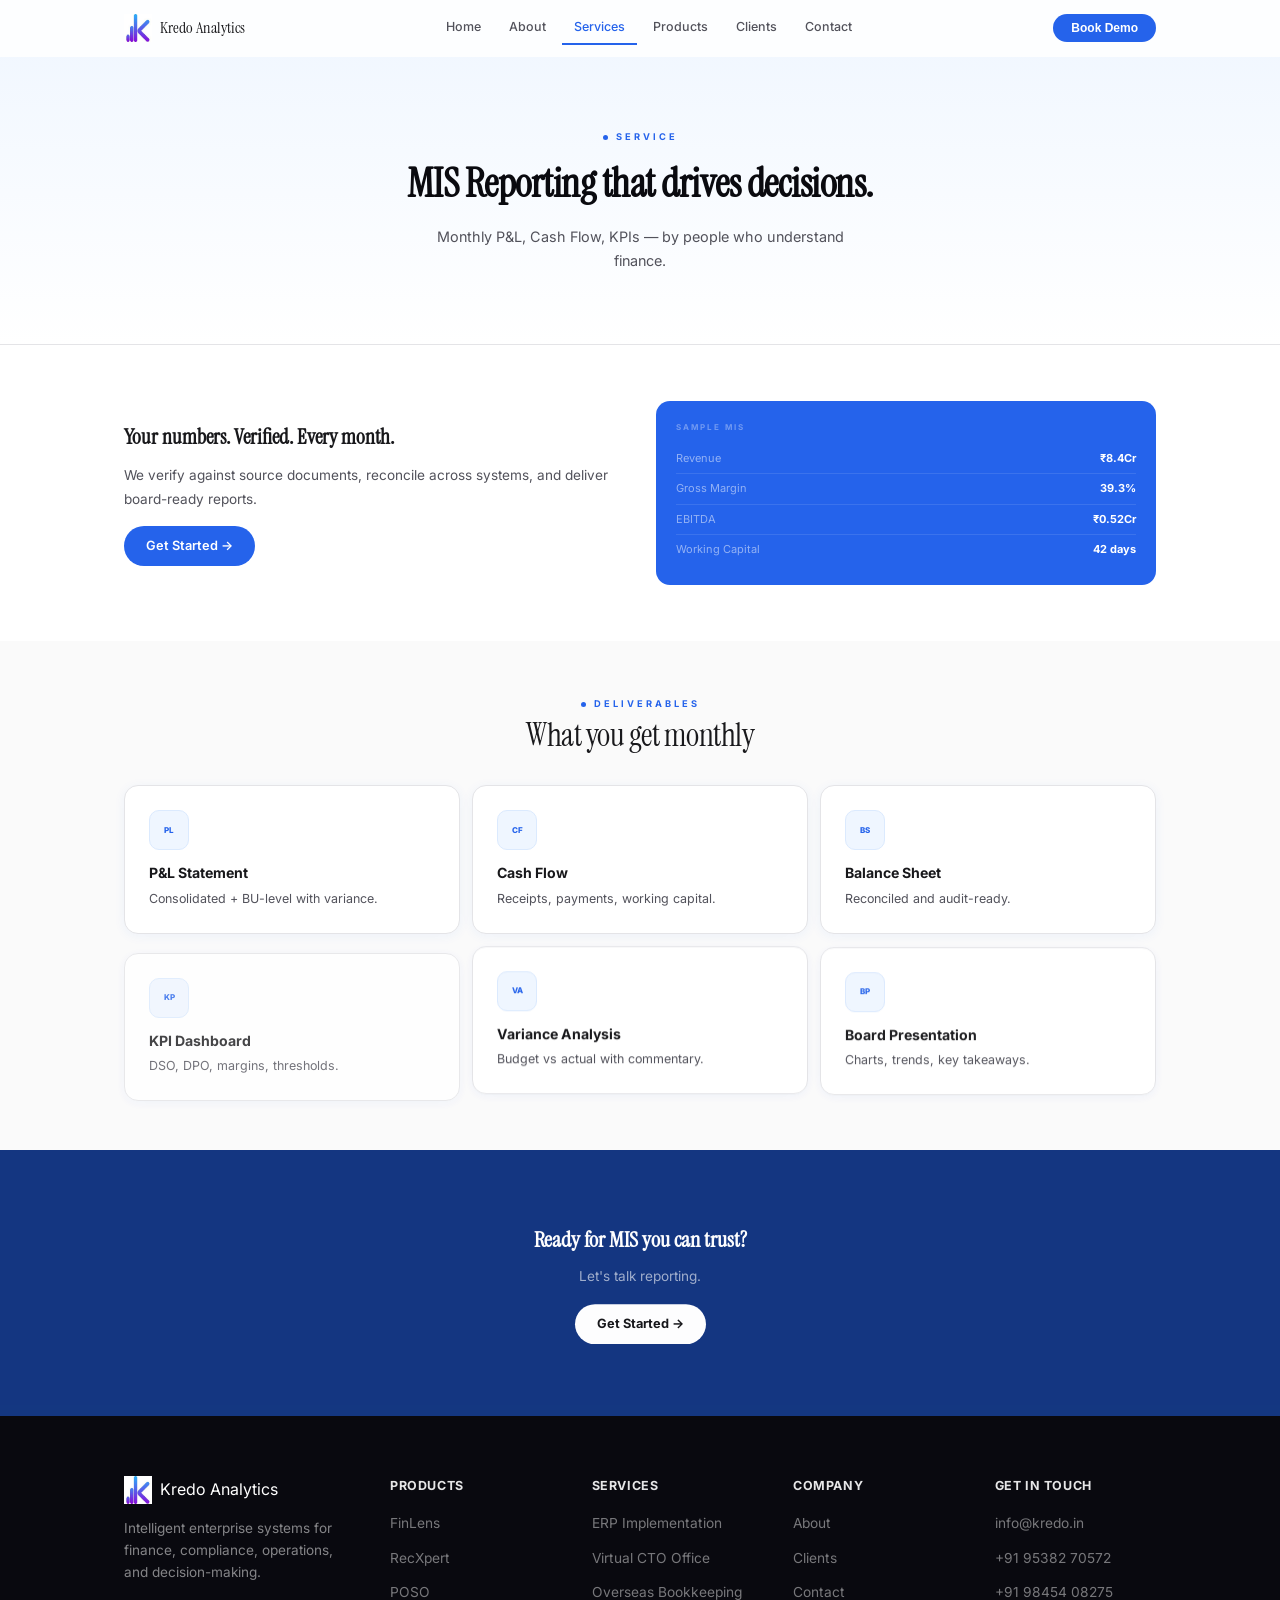
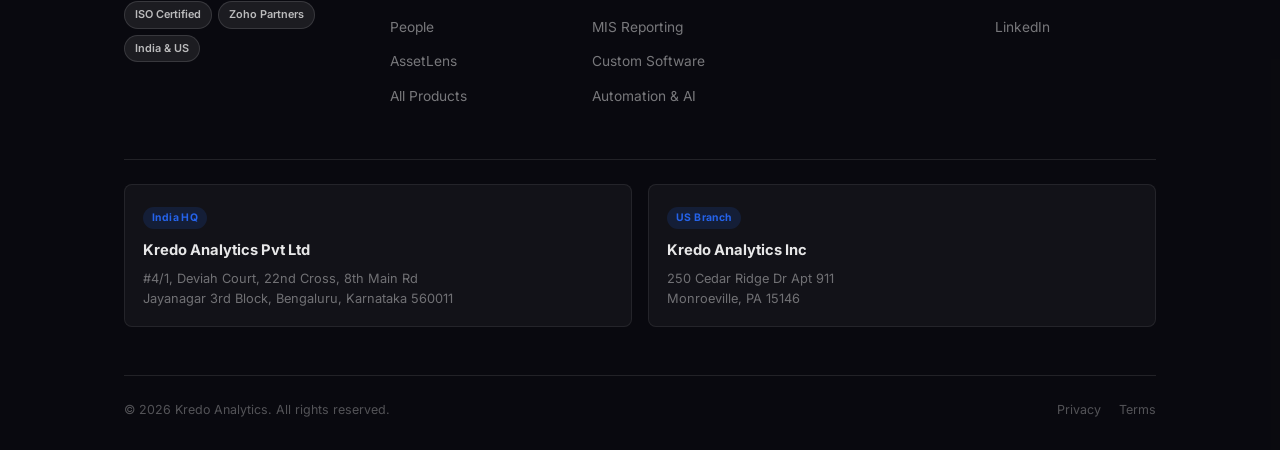
<file: kredo-website-premium (1)/kredo-website-premium/mis-reporting.html>
<!DOCTYPE html><html lang="en"><head><meta charset="UTF-8"><meta name="viewport" content="width=device-width, initial-scale=1.0"><title>MIS Reporting — Kredo Analytics</title><link rel="icon" href="[data-uri]"><style>
@import url('https://fonts.googleapis.com/css2?family=Instrument+Serif:ital@0;1&family=Inter:wght@300;400;500;600;700;800&display=swap');
*,*::before,*::after{margin:0;padding:0;box-sizing:border-box}
:root{--blue:#2563EB;--blue-h:#1D4ED8;--blue-l:#EFF6FF;--blue-x:#DBEAFE;--ink:#0A0A0F;--bg:#fff;--bg2:#FAFAFA;--bg3:#F4F4F5;--text:#18181B;--text2:#52525B;--text3:#71717A;--border:#E4E4E7;--serif:'Instrument Serif',serif;--sans:'Inter',sans-serif;--max:1080px;--r:14px;--shadow:0 2px 12px rgba(37,99,235,0.06)}
html{scroll-behavior:smooth}
body{font-family:var(--sans);color:var(--text);background:var(--bg);-webkit-font-smoothing:antialiased;line-height:1.6;overflow-x:hidden}
a{color:inherit;text-decoration:none}ul{list-style:none}img{max-width:100%;display:block}
.w{max-width:var(--max);margin:0 auto;padding:0 24px}

/* NAV */
.nav{position:fixed;top:0;left:0;right:0;z-index:1000;background:rgba(255,255,255,0.85);backdrop-filter:blur(20px);-webkit-backdrop-filter:blur(20px);border-bottom:1px solid transparent;transition:border-color 0.2s,background 0.2s}
.nav.scrolled{border-bottom-color:var(--border);background:rgba(255,255,255,0.95)}
.ni{display:flex;align-items:center;justify-content:space-between;height:56px;max-width:var(--max);margin:0 auto;padding:0 24px}
.nav-logo{display:flex;align-items:center;gap:8px}
.nav-logo img{height:28px}
.nav-logo b{font-family:var(--serif);font-size:1rem;font-weight:400;color:var(--text)}
.nl{display:flex;gap:4px}
.nl a{padding:6px 12px;font-size:0.78rem;font-weight:500;color:var(--text2);transition:all 0.2s;border-bottom:2px solid transparent}
.nl a:hover,.nl a.on{color:var(--blue);border-bottom-color:var(--blue)}
.nav-btn{padding:7px 18px;background:var(--blue);color:#fff;font-size:0.75rem;font-weight:600;border:none;border-radius:100px;cursor:pointer;transition:all 0.2s}
.nav-btn:hover{background:var(--blue-h);transform:translateY(-1px);box-shadow:0 4px 12px rgba(37,99,235,0.25)}
.nt{display:none;background:none;border:none;cursor:pointer}
.nt svg{width:20px;height:20px;stroke:var(--text);stroke-width:2;fill:none;stroke-linecap:round}
@media(max-width:768px){.nl{position:fixed;top:56px;left:0;right:0;background:#fff;flex-direction:column;padding:8px 16px;border-bottom:1px solid var(--border);box-shadow:0 4px 12px rgba(0,0,0,0.06);transform:translateY(-120%);opacity:0;transition:0.3s}.nl.open{transform:translateY(0);opacity:1}.nt{display:block}.hm{display:none!important}}

/* BUTTONS */
.btn{display:inline-flex;align-items:center;gap:6px;padding:10px 22px;font-size:0.8rem;font-weight:600;border:none;border-radius:100px;cursor:pointer;font-family:var(--sans);transition:all 0.25s;text-decoration:none}
.btn-blue{background:var(--blue);color:#fff}
.btn-blue:hover{background:var(--blue-h);transform:translateY(-2px);box-shadow:0 6px 20px rgba(37,99,235,0.25)}
.btn-out{background:transparent;color:var(--text);border:1.5px solid var(--border)}
.btn-out:hover{border-color:var(--blue);color:var(--blue)}
.btn-wh{background:#fff;color:var(--text);font-weight:700}
.btn-wh:hover{transform:translateY(-2px);box-shadow:0 6px 16px rgba(0,0,0,0.08)}
.btn-ghost{background:rgba(255,255,255,0.1);color:#fff;border:1px solid rgba(255,255,255,0.2)}
.btn-ghost:hover{background:rgba(255,255,255,0.2)}

/* SECTIONS */
.sec{padding:56px 0}
.sec-alt{padding:56px 0;background:var(--bg2)}
.sec-blue{padding:56px 0;background:var(--blue);color:#fff}
.sec-head{text-align:center;margin-bottom:32px}
.tag{font-size:0.58rem;font-weight:700;letter-spacing:3px;text-transform:uppercase;color:var(--blue);margin-bottom:6px}
.tag::before{content:'';display:inline-block;width:5px;height:5px;background:var(--blue);border-radius:50%;margin-right:8px;vertical-align:middle}
.sec-blue .tag{color:rgba(255,255,255,0.5)}
.sec-blue .tag::before{background:rgba(255,255,255,0.5)}
.title{font-family:var(--serif);font-size:clamp(1.4rem,3vw,2rem);line-height:1.1;letter-spacing:-0.5px;color:var(--text)}
.sec-blue .title{color:#fff}
.sub{font-size:0.85rem;color:var(--text2);line-height:1.7;max-width:440px;margin:0 auto}

/* CARDS */
.card{background:var(--bg);border:1.5px solid var(--border);border-radius:var(--r);padding:24px;transition:all 0.3s;box-shadow:var(--shadow)}
.card:hover{border-color:var(--blue-x);transform:translateY(-2px);box-shadow:0 4px 12px rgba(0,0,0,0.06)}
.card::after{content:none}

.ci{width:40px;height:40px;background:var(--blue-l);border:1px solid var(--blue-x);border-radius:10px;display:grid;place-items:center;font-size:0.5rem;font-weight:800;color:var(--blue);margin-bottom:12px}
.card h3{font-size:0.88rem;font-weight:700;margin-bottom:4px}
.card p{font-size:0.78rem;color:var(--text2);line-height:1.6}
.clink{font-size:0.72rem;font-weight:700;color:var(--blue);margin-top:10px;display:inline-block}
.ck{list-style:none;padding:0;margin-top:8px}
.ck li{font-size:0.75rem;color:var(--text2);padding:3px 0 3px 16px;position:relative}
.ck li::before{content:'\2713';position:absolute;left:0;color:var(--blue);font-weight:700;font-size:0.7rem}
.tags{display:flex;flex-wrap:wrap;gap:3px;margin-top:8px}
.tags span{background:var(--blue-l);color:var(--blue);font-size:0.58rem;font-weight:600;padding:2px 7px;border-radius:4px}

/* GRIDS */
.g2{display:grid;grid-template-columns:1fr 1fr;gap:14px}
.g3{display:grid;grid-template-columns:repeat(3,1fr);gap:12px}
.g4{display:grid;grid-template-columns:repeat(4,1fr);gap:12px}
.g6{display:grid;grid-template-columns:repeat(6,1fr);gap:8px}

/* CLIENT LOGOS */
.cl-b{background:#fff;border:1.5px solid var(--border);border-radius:var(--r);padding:16px 10px;display:flex;align-items:center;justify-content:center;min-height:70px;transition:all 0.3s;box-shadow:var(--shadow)}
.cl-b:hover{border-color:var(--blue-x);transform:translateY(-2px);box-shadow:0 4px 12px rgba(0,0,0,0.06)}
.cl-b img{max-height:34px;max-width:95px;object-fit:contain;opacity:0.7;filter:grayscale(80%);transition:all 0.35s}
.cl-b:hover img{opacity:1;filter:grayscale(0%) drop-shadow(0 2px 4px rgba(0,0,0,0.1));transform:scale(1.08)}

/* PAGE HERO */
.phero{padding:130px 0 70px;background:linear-gradient(180deg,var(--blue-l) 0%,#fff 100%);border-bottom:1px solid var(--border);text-align:center;position:relative;overflow:hidden}
.phero h1{font-family:var(--serif);font-size:clamp(1.8rem,4vw,2.5rem);margin-bottom:10px;letter-spacing:-0.5px;color:var(--ink)}
.phero p{color:var(--text2);font-size:0.9rem;max-width:460px;margin:0 auto;line-height:1.7}

/* FOOTER */














/* BTT */
.btt{position:fixed;bottom:24px;right:24px;width:44px;height:44px;background:var(--ink,#0A0A0F);color:#fff;border:none;cursor:pointer;display:grid;place-items:center;opacity:0;visibility:hidden;transform:translateY(8px);transition:all 0.2s;z-index:99;font-size:12px;border-radius:50%;box-shadow:0 4px 12px rgba(0,0,0,0.15)}
.btt.show{opacity:1;visibility:visible;transform:translateY(0)}

/* REVEAL */


@media(max-width:768px){.g2,.g3,.g4{grid-template-columns:1fr}.g6{grid-template-columns:repeat(3,1fr)}.ft-grid{grid-template-columns:1fr 1fr}.hm{display:none!important}}
@media(max-width:480px){.g6{grid-template-columns:repeat(2,1fr)}}
.phero{padding:130px 0 70px;background:linear-gradient(180deg,var(--blue-l) 0%,#fff 100%);border-bottom:1px solid var(--border);text-align:center;position:relative;overflow:hidden}.phero h1{font-family:var(--serif);font-size:clamp(1.8rem,4vw,2.5rem);margin-bottom:10px;letter-spacing:-0.5px;color:var(--ink)}.phero p{color:var(--text2);font-size:0.9rem;max-width:460px;margin:0 auto;line-height:1.7}
/* Hidden watermark */
.wm{position:fixed;bottom:6px;right:8px;font-size:8px;color:rgba(0,0,0,0.12);z-index:9998;user-select:none;font-family:monospace;letter-spacing:1px;cursor:pointer}
.wm:active{display:none}
.clc,.cl-b{opacity:1!important;visibility:visible!important;transform:none!important}

/* FOOTER */
.foot{background:var(--ink);color:rgba(255,255,255,0.6);padding:60px 0 30px}
.foot-grid{display:grid;grid-template-columns:1.4fr 1fr 1fr 1fr 1fr;gap:40px;margin-bottom:50px}
@media(max-width:900px){.foot-grid{grid-template-columns:1fr 1fr;gap:36px}}
.foot-tag{font-size:0.85rem;color:rgba(255,255,255,0.5);line-height:1.6;max-width:280px;margin-bottom:18px}
.foot-badges{display:flex;gap:6px;flex-wrap:wrap}
.foot-badge{font-size:0.68rem;font-weight:600;color:rgba(255,255,255,0.7);padding:4px 10px;background:rgba(255,255,255,0.08);border:1px solid rgba(255,255,255,0.12);border-radius:100px}
.foot-col h4{font-size:0.78rem;font-weight:700;color:rgba(255,255,255,0.9);text-transform:uppercase;letter-spacing:0.6px;margin-bottom:14px}
.foot-col ul{display:flex;flex-direction:column;gap:9px}
.foot-col a{font-size:0.86rem;color:rgba(255,255,255,0.45);transition:color 0.15s}
.foot-col a:hover{color:#fff}
.foot-offices{display:grid;grid-template-columns:1fr 1fr;gap:16px;padding:24px 0;border-top:1px solid rgba(255,255,255,0.1);margin-bottom:24px}
@media(max-width:700px){.foot-offices{grid-template-columns:1fr}}
.foot-office{background:rgba(255,255,255,0.04);border:1px solid rgba(255,255,255,0.08);border-radius:8px;padding:18px}
.foot-office-flag{display:inline-block;font-size:0.65rem;font-weight:700;color:var(--blue);background:rgba(37,99,235,0.15);padding:3px 9px;border-radius:100px;letter-spacing:0.4px;margin-bottom:10px}
.foot-office h5{font-size:0.92rem;font-weight:700;color:rgba(255,255,255,0.9);margin-bottom:6px}
.foot-office p{font-size:0.8rem;color:rgba(255,255,255,0.4);line-height:1.55}
.foot-bot{display:flex;justify-content:space-between;align-items:center;padding-top:24px;border-top:1px solid rgba(255,255,255,0.1);font-size:0.78rem;color:rgba(255,255,255,0.3);flex-wrap:wrap;gap:12px}
.foot-bot-links{display:flex;gap:18px}
.foot-bot-links a:hover{color:rgba(255,255,255,0.7)}

.nav-logo-mark{width:28px;height:28px;background:linear-gradient(135deg,var(--blue),var(--blue-h));border-radius:7px;display:flex;align-items:center;justify-content:center;color:#fff;font-weight:800;font-size:0.85rem}
</style><link rel="stylesheet" href="css/premium.css"></head><body>
<!-- Premium Layer -->
<div class="scroll-progress"></div>
<nav class="nav"><div class="ni"><a href="index.html" class="nav-logo"><img src="[data-uri]" alt="K"><b>Kredo Analytics</b></a><div class="nl" id="nl"><a href="index.html">Home</a><a href="about.html">About</a><a href="services.html"  class=on>Services</a><a href="products.html">Products</a><a href="clients.html">Clients</a><a href="contact.html">Contact</a></div><button class="nav-btn hm" onclick="location.href='contact.html'">Book Demo</button><button class="nt" id="nt" aria-label="Menu"><svg viewBox="0 0 24 24"><line x1="3" y1="6" x2="21" y2="6"/><line x1="3" y1="12" x2="21" y2="12"/><line x1="3" y1="18" x2="21" y2="18"/></svg></button></div></nav><main>
<section class="phero"><div class="w"><div class="tag">Service</div><h1>MIS Reporting that drives decisions.</h1><p>Monthly P&amp;L, Cash Flow, KPIs — by people who understand finance.</p></div></section>
<section class="sec"><div class="w"><div class="g2" style="gap:32px;align-items:center"><div><h2 style="font-family:var(--serif);font-size:1.3rem;margin-bottom:10px">Your numbers. Verified. Every month.</h2><p style="font-size:0.85rem;color:var(--text2);line-height:1.8">We verify against source documents, reconcile across systems, and deliver board-ready reports.</p><a href="contact.html" class="btn btn-blue" style="margin-top:14px">Get Started &rarr;</a></div><div style="background:var(--blue);padding:20px;color:#fff;font-size:11px;border-radius:var(--r)"><div style="font-size:8px;font-weight:700;letter-spacing:2px;color:rgba(255,255,255,0.35);margin-bottom:10px">SAMPLE MIS</div><div style="display:flex;justify-content:space-between;padding:6px 0;border-bottom:1px solid rgba(255,255,255,0.1)"><span style="color:rgba(255,255,255,0.5)">Revenue</span><span style="font-weight:700">&#8377;8.4Cr</span></div><div style="display:flex;justify-content:space-between;padding:6px 0;border-bottom:1px solid rgba(255,255,255,0.1)"><span style="color:rgba(255,255,255,0.5)">Gross Margin</span><span style="font-weight:700">39.3%</span></div><div style="display:flex;justify-content:space-between;padding:6px 0;border-bottom:1px solid rgba(255,255,255,0.1)"><span style="color:rgba(255,255,255,0.5)">EBITDA</span><span style="font-weight:700">&#8377;0.52Cr</span></div><div style="display:flex;justify-content:space-between;padding:6px 0"><span style="color:rgba(255,255,255,0.5)">Working Capital</span><span style="font-weight:700">42 days</span></div></div></div></div></section>
<section class="sec-alt"><div class="w"><div class="sec-head"><div class="tag">Deliverables</div><div class="title">What you get monthly</div></div><div class="g3">
<div class="card"><div class="ci">PL</div><h3>P&amp;L Statement</h3><p>Consolidated + BU-level with variance.</p></div>
<div class="card"><div class="ci">CF</div><h3>Cash Flow</h3><p>Receipts, payments, working capital.</p></div>
<div class="card"><div class="ci">BS</div><h3>Balance Sheet</h3><p>Reconciled and audit-ready.</p></div>
<div class="card"><div class="ci">KP</div><h3>KPI Dashboard</h3><p>DSO, DPO, margins, thresholds.</p></div>
<div class="card"><div class="ci">VA</div><h3>Variance Analysis</h3><p>Budget vs actual with commentary.</p></div>
<div class="card"><div class="ci">BP</div><h3>Board Presentation</h3><p>Charts, trends, key takeaways.</p></div>
</div></div></section>
<section class="sec-blue" style="text-align:center;position:relative;overflow:hidden;padding:72px 0"><video autoplay muted loop playsinline style="position:absolute;inset:0;width:100%;height:100%;object-fit:cover;z-index:0" src="cta-bg.mp4"></video><div style="position:absolute;inset:0;background:rgba(0,0,0,0.45);z-index:1"></div><div class="w" style="position:relative;z-index:5"><h2 style="font-family:var(--serif);font-size:1.4rem;margin-bottom:8px">Ready for MIS you can trust?</h2><p style="color:rgba(255,255,255,0.6);font-size:0.85rem;margin-bottom:16px">Let's talk reporting.</p><a href="contact.html" class="btn btn-wh">Get Started &rarr;</a></div></section></main><footer class="foot" style="position:relative;overflow:hidden">
<video autoplay muted loop playsinline style="position:absolute;inset:0;width:100%;height:100%;object-fit:cover;z-index:0" src="cta-bg.mp4"></video>
<div style="position:absolute;inset:0;background:rgba(10,10,15,0.88);z-index:1"></div>
<div class="w" style="position:relative;z-index:2">
  <div class="foot-grid">
    <div class="foot-brand">
      <div class="nav-logo" style="margin-bottom:14px">
        <img src="[data-uri]" alt="K">
        <span style="color:#fff">Kredo Analytics</span>
      </div>
      <p class="foot-tag">Intelligent enterprise systems for finance, compliance, operations, and decision-making.</p>
      <div class="foot-badges">
        <span class="foot-badge">ISO Certified</span>
        <span class="foot-badge">Zoho Partners</span>
        <span class="foot-badge">India &amp; US</span>
      </div>
    </div>
    <div class="foot-col">
      <h4>Products</h4>
      <ul>
        <li><a href="products.html#finlens">FinLens</a></li>
        <li><a href="products.html#recxpert">RecXpert</a></li>
        <li><a href="products.html#poso">POSO</a></li>
        <li><a href="products.html#people">People</a></li>
        <li><a href="products.html#assetlens">AssetLens</a></li>
        <li><a href="products.html">All Products</a></li>
      </ul>
    </div>
    <div class="foot-col">
      <h4>Services</h4>
      <ul>
        <li><a href="services.html#erp">ERP Implementation</a></li>
        <li><a href="services.html#vcto">Virtual CTO Office</a></li>
        <li><a href="services.html#books">Overseas Bookkeeping</a></li>
        <li><a href="services.html#mis">MIS Reporting</a></li>
        <li><a href="services.html#custom">Custom Software</a></li>
        <li><a href="services.html#ai">Automation &amp; AI</a></li>
      </ul>
    </div>
    <div class="foot-col">
      <h4>Company</h4>
      <ul>
        <li><a href="about.html">About</a></li>
        <li><a href="clients.html">Clients</a></li>
        <li><a href="contact.html">Contact</a></li>
      </ul>
    </div>
    <div class="foot-col">
      <h4>Get in Touch</h4>
      <ul>
        <li><a href="mailto:info@kredo.in">info@kredo.in</a></li>
        <li><a href="tel:+919538270572">+91 95382 70572</a></li>
        <li><a href="tel:+919845408275">+91 98454 08275</a></li>
        <li><a href="https://www.linkedin.com/company/kredo-analytics-private-limited" target="_blank">LinkedIn</a></li>
      </ul>
    </div>
  </div>
  <div class="foot-offices">
    <div class="foot-office">
      <span class="foot-office-flag">India HQ</span>
      <h5>Kredo Analytics Pvt Ltd</h5>
      <p>#4/1, Deviah Court, 22nd Cross, 8th Main Rd<br>Jayanagar 3rd Block, Bengaluru, Karnataka 560011</p>
    </div>
    <div class="foot-office">
      <span class="foot-office-flag">US Branch</span>
      <h5>Kredo Analytics Inc</h5>
      <p>250 Cedar Ridge Dr Apt 911<br>Monroeville, PA 15146</p>
    </div>
  </div>
  <div class="foot-bot">
    <span>&copy; 2026 Kredo Analytics. All rights reserved.</span>
    <div class="foot-bot-links">
      <a href="#">Privacy</a>
      <a href="#">Terms</a>
    </div>
  </div>
</div>
</footer><button class="btt" aria-label="Top">&uarr;</button><!-- nav/animations handled by premium.js -->
<script>(function(){var e=`1.3.23`;function t(e,t,n){return Math.max(e,Math.min(t,n))}function n(e,t,n){return(1-n)*e+n*t}function r(e,t,r,i){return n(e,t,1-Math.exp(-r*i))}function i(e,t){return(e%t+t)%t}var a=class{isRunning=!1;value=0;from=0;to=0;currentTime=0;lerp;duration;easing;onUpdate;advance(e){if(!this.isRunning)return;let n=!1;if(this.duration&&this.easing){this.currentTime+=e;let r=t(0,this.currentTime/this.duration,1);n=r>=1;let i=n?1:this.easing(r);this.value=this.from+(this.to-this.from)*i}else this.lerp?(this.value=r(this.value,this.to,this.lerp*60,e),Math.round(this.value)===Math.round(this.to)&&(this.value=this.to,n=!0)):(this.value=this.to,n=!0);n&&this.stop(),this.onUpdate?.(this.value,n)}stop(){this.isRunning=!1}fromTo(e,t,{lerp:n,duration:r,easing:i,onStart:a,onUpdate:o}){this.from=this.value=e,this.to=t,this.lerp=n,this.duration=r,this.easing=i,this.currentTime=0,this.isRunning=!0,a?.(),this.onUpdate=o}};function o(e,t){let n;return function(...r){clearTimeout(n),n=setTimeout(()=>{n=void 0,e.apply(this,r)},t)}}var s=class{width=0;height=0;scrollHeight=0;scrollWidth=0;debouncedResize;wrapperResizeObserver;contentResizeObserver;constructor(e,t,{autoResize:n=!0,debounce:r=250}={}){this.wrapper=e,this.content=t,n&&(this.debouncedResize=o(this.resize,r),this.wrapper instanceof Window?window.addEventListener(`resize`,this.debouncedResize):(this.wrapperResizeObserver=new ResizeObserver(this.debouncedResize),this.wrapperResizeObserver.observe(this.wrapper)),this.contentResizeObserver=new ResizeObserver(this.debouncedResize),this.contentResizeObserver.observe(this.content)),this.resize()}destroy(){this.wrapperResizeObserver?.disconnect(),this.contentResizeObserver?.disconnect(),this.wrapper===window&&this.debouncedResize&&window.removeEventListener(`resize`,this.debouncedResize)}resize=()=>{this.onWrapperResize(),this.onContentResize()};onWrapperResize=()=>{this.wrapper instanceof Window?(this.width=window.innerWidth,this.height=window.innerHeight):(this.width=this.wrapper.clientWidth,this.height=this.wrapper.clientHeight)};onContentResize=()=>{this.wrapper instanceof Window?(this.scrollHeight=this.content.scrollHeight,this.scrollWidth=this.content.scrollWidth):(this.scrollHeight=this.wrapper.scrollHeight,this.scrollWidth=this.wrapper.scrollWidth)};get limit(){return{x:this.scrollWidth-this.width,y:this.scrollHeight-this.height}}},c=class{events={};emit(e,...t){let n=this.events[e]||[];for(let e=0,r=n.length;e<r;e++)n[e]?.(...t)}on(e,t){return this.events[e]?this.events[e].push(t):this.events[e]=[t],()=>{this.events[e]=this.events[e]?.filter(e=>t!==e)}}off(e,t){this.events[e]=this.events[e]?.filter(e=>t!==e)}destroy(){this.events={}}};let l={passive:!1};function u(e,t){return e===1?16.666666666666668:e===2?t:1}var d=class{touchStart={x:0,y:0};lastDelta={x:0,y:0};window={width:0,height:0};emitter=new c;constructor(e,t={wheelMultiplier:1,touchMultiplier:1}){this.element=e,this.options=t,window.addEventListener(`resize`,this.onWindowResize),this.onWindowResize(),this.element.addEventListener(`wheel`,this.onWheel,l),this.element.addEventListener(`touchstart`,this.onTouchStart,l),this.element.addEventListener(`touchmove`,this.onTouchMove,l),this.element.addEventListener(`touchend`,this.onTouchEnd,l)}on(e,t){return this.emitter.on(e,t)}destroy(){this.emitter.destroy(),window.removeEventListener(`resize`,this.onWindowResize),this.element.removeEventListener(`wheel`,this.onWheel,l),this.element.removeEventListener(`touchstart`,this.onTouchStart,l),this.element.removeEventListener(`touchmove`,this.onTouchMove,l),this.element.removeEventListener(`touchend`,this.onTouchEnd,l)}onTouchStart=e=>{let{clientX:t,clientY:n}=e.targetTouches?e.targetTouches[0]:e;this.touchStart.x=t,this.touchStart.y=n,this.lastDelta={x:0,y:0},this.emitter.emit(`scroll`,{deltaX:0,deltaY:0,event:e})};onTouchMove=e=>{let{clientX:t,clientY:n}=e.targetTouches?e.targetTouches[0]:e,r=-(t-this.touchStart.x)*this.options.touchMultiplier,i=-(n-this.touchStart.y)*this.options.touchMultiplier;this.touchStart.x=t,this.touchStart.y=n,this.lastDelta={x:r,y:i},this.emitter.emit(`scroll`,{deltaX:r,deltaY:i,event:e})};onTouchEnd=e=>{this.emitter.emit(`scroll`,{deltaX:this.lastDelta.x,deltaY:this.lastDelta.y,event:e})};onWheel=e=>{let{deltaX:t,deltaY:n,deltaMode:r}=e,i=u(r,this.window.width),a=u(r,this.window.height);t*=i,n*=a,t*=this.options.wheelMultiplier,n*=this.options.wheelMultiplier,this.emitter.emit(`scroll`,{deltaX:t,deltaY:n,event:e})};onWindowResize=()=>{this.window={width:window.innerWidth,height:window.innerHeight}}};let f=e=>Math.min(1,1.001-2**(-10*e));var p=class{_isScrolling=!1;_isStopped=!1;_isLocked=!1;_preventNextNativeScrollEvent=!1;_resetVelocityTimeout=null;_rafId=null;isTouching;time=0;userData={};lastVelocity=0;velocity=0;direction=0;options;targetScroll;animatedScroll;animate=new a;emitter=new c;dimensions;virtualScroll;constructor({wrapper:t=window,content:n=document.documentElement,eventsTarget:r=t,smoothWheel:i=!0,syncTouch:a=!1,syncTouchLerp:o=.075,touchInertiaExponent:c=1.7,duration:l,easing:u,lerp:p=.1,infinite:m=!1,orientation:h=`vertical`,gestureOrientation:g=h===`horizontal`?`both`:`vertical`,touchMultiplier:_=1,wheelMultiplier:v=1,autoResize:y=!0,prevent:b,virtualScroll:x,overscroll:S=!0,autoRaf:C=!1,anchors:w=!1,autoToggle:T=!1,allowNestedScroll:E=!1,__experimental__naiveDimensions:D=!1,naiveDimensions:O=D,stopInertiaOnNavigate:k=!1}={}){window.lenisVersion=e,window.lenis||(window.lenis={}),window.lenis.version=e,h===`horizontal`&&(window.lenis.horizontal=!0),a===!0&&(window.lenis.touch=!0),(!t||t===document.documentElement)&&(t=window),typeof l==`number`&&typeof u!=`function`?u=f:typeof u==`function`&&typeof l!=`number`&&(l=1),this.options={wrapper:t,content:n,eventsTarget:r,smoothWheel:i,syncTouch:a,syncTouchLerp:o,touchInertiaExponent:c,duration:l,easing:u,lerp:p,infinite:m,gestureOrientation:g,orientation:h,touchMultiplier:_,wheelMultiplier:v,autoResize:y,prevent:b,virtualScroll:x,overscroll:S,autoRaf:C,anchors:w,autoToggle:T,allowNestedScroll:E,naiveDimensions:O,stopInertiaOnNavigate:k},this.dimensions=new s(t,n,{autoResize:y}),this.updateClassName(),this.targetScroll=this.animatedScroll=this.actualScroll,this.options.wrapper.addEventListener(`scroll`,this.onNativeScroll),this.options.wrapper.addEventListener(`scrollend`,this.onScrollEnd,{capture:!0}),(this.options.anchors||this.options.stopInertiaOnNavigate)&&this.options.wrapper.addEventListener(`click`,this.onClick),this.options.wrapper.addEventListener(`pointerdown`,this.onPointerDown),this.virtualScroll=new d(r,{touchMultiplier:_,wheelMultiplier:v}),this.virtualScroll.on(`scroll`,this.onVirtualScroll),this.options.autoToggle&&(this.checkOverflow(),this.rootElement.addEventListener(`transitionend`,this.onTransitionEnd)),this.options.autoRaf&&(this._rafId=requestAnimationFrame(this.raf))}destroy(){this.emitter.destroy(),this.options.wrapper.removeEventListener(`scroll`,this.onNativeScroll),this.options.wrapper.removeEventListener(`scrollend`,this.onScrollEnd,{capture:!0}),this.options.wrapper.removeEventListener(`pointerdown`,this.onPointerDown),(this.options.anchors||this.options.stopInertiaOnNavigate)&&this.options.wrapper.removeEventListener(`click`,this.onClick),this.virtualScroll.destroy(),this.dimensions.destroy(),this.cleanUpClassName(),this._rafId&&cancelAnimationFrame(this._rafId)}on(e,t){return this.emitter.on(e,t)}off(e,t){return this.emitter.off(e,t)}onScrollEnd=e=>{e instanceof CustomEvent||(this.isScrolling===`smooth`||this.isScrolling===!1)&&e.stopPropagation()};dispatchScrollendEvent=()=>{this.options.wrapper.dispatchEvent(new CustomEvent(`scrollend`,{bubbles:this.options.wrapper===window,detail:{lenisScrollEnd:!0}}))};get overflow(){let e=this.isHorizontal?`overflow-x`:`overflow-y`;return getComputedStyle(this.rootElement)[e]}checkOverflow(){[`hidden`,`clip`].includes(this.overflow)?this.internalStop():this.internalStart()}onTransitionEnd=e=>{e.propertyName?.includes(`overflow`)&&e.target===this.rootElement&&this.checkOverflow()};setScroll(e){this.isHorizontal?this.options.wrapper.scrollTo({left:e,behavior:`instant`}):this.options.wrapper.scrollTo({top:e,behavior:`instant`})}onClick=e=>{let t=e.composedPath().filter(e=>e instanceof HTMLAnchorElement&&e.href).map(e=>new URL(e.href)),n=new URL(window.location.href);if(this.options.anchors){let e=t.find(e=>n.host===e.host&&n.pathname===e.pathname&&e.hash);if(e){let t=typeof this.options.anchors==`object`&&this.options.anchors?this.options.anchors:void 0,n=`#${e.hash.split(`#`)[1]}`;this.scrollTo(n,t);return}}if(this.options.stopInertiaOnNavigate&&t.some(e=>n.host===e.host&&n.pathname!==e.pathname)){this.reset();return}};onPointerDown=e=>{e.button===1&&this.reset()};onVirtualScroll=e=>{if(typeof this.options.virtualScroll==`function`&&this.options.virtualScroll(e)===!1)return;let{deltaX:t,deltaY:n,event:r}=e;if(this.emitter.emit(`virtual-scroll`,{deltaX:t,deltaY:n,event:r}),r.ctrlKey||r.lenisStopPropagation)return;let i=r.type.includes(`touch`),a=r.type.includes(`wheel`);this.isTouching=r.type===`touchstart`||r.type===`touchmove`;let o=t===0&&n===0;if(this.options.syncTouch&&i&&r.type===`touchstart`&&o&&!this.isStopped&&!this.isLocked){this.reset();return}let s=this.options.gestureOrientation===`vertical`&&n===0||this.options.gestureOrientation===`horizontal`&&t===0;if(o||s)return;let c=r.composedPath();c=c.slice(0,c.indexOf(this.rootElement));let l=this.options.prevent,u=Math.abs(t)>=Math.abs(n)?`horizontal`:`vertical`;if(c.find(e=>e instanceof HTMLElement&&(typeof l==`function`&&l?.(e)||e.hasAttribute?.(`data-lenis-prevent`)||u===`vertical`&&e.hasAttribute?.(`data-lenis-prevent-vertical`)||u===`horizontal`&&e.hasAttribute?.(`data-lenis-prevent-horizontal`)||i&&e.hasAttribute?.(`data-lenis-prevent-touch`)||a&&e.hasAttribute?.(`data-lenis-prevent-wheel`)||this.options.allowNestedScroll&&this.hasNestedScroll(e,{deltaX:t,deltaY:n}))))return;if(this.isStopped||this.isLocked){r.cancelable&&r.preventDefault();return}if(!(this.options.syncTouch&&i||this.options.smoothWheel&&a)){this.isScrolling=`native`,this.animate.stop(),r.lenisStopPropagation=!0;return}let d=n;this.options.gestureOrientation===`both`?d=Math.abs(n)>Math.abs(t)?n:t:this.options.gestureOrientation===`horizontal`&&(d=t),(!this.options.overscroll||this.options.infinite||this.options.wrapper!==window&&this.limit>0&&(this.animatedScroll>0&&this.animatedScroll<this.limit||this.animatedScroll===0&&n>0||this.animatedScroll===this.limit&&n<0))&&(r.lenisStopPropagation=!0),r.cancelable&&r.preventDefault();let f=i&&this.options.syncTouch,p=i&&r.type===`touchend`;p&&(d=Math.sign(d)*Math.abs(this.velocity)**this.options.touchInertiaExponent),this.scrollTo(this.targetScroll+d,{programmatic:!1,...f?{lerp:p?this.options.syncTouchLerp:1}:{lerp:this.options.lerp,duration:this.options.duration,easing:this.options.easing}})};resize(){this.dimensions.resize(),this.animatedScroll=this.targetScroll=this.actualScroll,this.emit()}emit(){this.emitter.emit(`scroll`,this)}onNativeScroll=()=>{if(this._resetVelocityTimeout!==null&&(clearTimeout(this._resetVelocityTimeout),this._resetVelocityTimeout=null),this._preventNextNativeScrollEvent){this._preventNextNativeScrollEvent=!1;return}if(this.isScrolling===!1||this.isScrolling===`native`){let e=this.animatedScroll;this.animatedScroll=this.targetScroll=this.actualScroll,this.lastVelocity=this.velocity,this.velocity=this.animatedScroll-e,this.direction=Math.sign(this.animatedScroll-e),this.isStopped||(this.isScrolling=`native`),this.emit(),this.velocity!==0&&(this._resetVelocityTimeout=setTimeout(()=>{this.lastVelocity=this.velocity,this.velocity=0,this.isScrolling=!1,this.emit()},400))}};reset(){this.isLocked=!1,this.isScrolling=!1,this.animatedScroll=this.targetScroll=this.actualScroll,this.lastVelocity=this.velocity=0,this.animate.stop()}start(){if(this.isStopped){if(this.options.autoToggle){this.rootElement.style.removeProperty(`overflow`);return}this.internalStart()}}internalStart(){this.isStopped&&(this.reset(),this.isStopped=!1,this.emit())}stop(){if(!this.isStopped){if(this.options.autoToggle){this.rootElement.style.setProperty(`overflow`,`clip`);return}this.internalStop()}}internalStop(){this.isStopped||(this.reset(),this.isStopped=!0,this.emit())}raf=e=>{let t=e-(this.time||e);this.time=e,this.animate.advance(t*.001),this.options.autoRaf&&(this._rafId=requestAnimationFrame(this.raf))};scrollTo(e,{offset:n=0,immediate:r=!1,lock:i=!1,programmatic:a=!0,lerp:o=a?this.options.lerp:void 0,duration:s=a?this.options.duration:void 0,easing:c=a?this.options.easing:void 0,onStart:l,onComplete:u,force:d=!1,userData:p}={}){if((this.isStopped||this.isLocked)&&!d)return;let m=e,h=n;if(typeof m==`string`&&[`top`,`left`,`start`,`#`].includes(m))m=0;else if(typeof m==`string`&&[`bottom`,`right`,`end`].includes(m))m=this.limit;else{let e=null;if(typeof m==`string`?(e=document.querySelector(m),e||(m===`#top`?m=0:console.warn(`Lenis: Target not found`,m))):m instanceof HTMLElement&&m?.nodeType&&(e=m),e){if(this.options.wrapper!==window){let e=this.rootElement.getBoundingClientRect();h-=this.isHorizontal?e.left:e.top}let t=e.getBoundingClientRect(),n=getComputedStyle(e),r=this.isHorizontal?Number.parseFloat(n.scrollMarginLeft):Number.parseFloat(n.scrollMarginTop),i=getComputedStyle(this.rootElement),a=this.isHorizontal?Number.parseFloat(i.scrollPaddingLeft):Number.parseFloat(i.scrollPaddingTop);m=(this.isHorizontal?t.left:t.top)+this.animatedScroll-(Number.isNaN(r)?0:r)-(Number.isNaN(a)?0:a)}}if(typeof m==`number`){if(m+=h,this.options.infinite){if(a){this.targetScroll=this.animatedScroll=this.scroll;let e=m-this.animatedScroll;e>this.limit/2?m-=this.limit:e<-this.limit/2&&(m+=this.limit)}}else m=t(0,m,this.limit);if(m===this.targetScroll){l?.(this),u?.(this);return}if(this.userData=p??{},r){this.animatedScroll=this.targetScroll=m,this.setScroll(this.scroll),this.reset(),this.preventNextNativeScrollEvent(),this.emit(),u?.(this),this.userData={},requestAnimationFrame(()=>{this.dispatchScrollendEvent()});return}a||(this.targetScroll=m),typeof s==`number`&&typeof c!=`function`?c=f:typeof c==`function`&&typeof s!=`number`&&(s=1),this.animate.fromTo(this.animatedScroll,m,{duration:s,easing:c,lerp:o,onStart:()=>{i&&(this.isLocked=!0),this.isScrolling=`smooth`,l?.(this)},onUpdate:(e,t)=>{this.isScrolling=`smooth`,this.lastVelocity=this.velocity,this.velocity=e-this.animatedScroll,this.direction=Math.sign(this.velocity),this.animatedScroll=e,this.setScroll(this.scroll),a&&(this.targetScroll=e),t||this.emit(),t&&(this.reset(),this.emit(),u?.(this),this.userData={},requestAnimationFrame(()=>{this.dispatchScrollendEvent()}),this.preventNextNativeScrollEvent())}})}}preventNextNativeScrollEvent(){this._preventNextNativeScrollEvent=!0,requestAnimationFrame(()=>{this._preventNextNativeScrollEvent=!1})}hasNestedScroll(e,{deltaX:t,deltaY:n}){let r=Date.now();e._lenis||={};let i=e._lenis,a,o,s,c,l,u,d,f,p,m;if(r-(i.time??0)>2e3){i.time=Date.now();let t=window.getComputedStyle(e);if(i.computedStyle=t,a=[`auto`,`overlay`,`scroll`].includes(t.overflowX),o=[`auto`,`overlay`,`scroll`].includes(t.overflowY),l=[`auto`].includes(t.overscrollBehaviorX),u=[`auto`].includes(t.overscrollBehaviorY),i.hasOverflowX=a,i.hasOverflowY=o,!(a||o))return!1;d=e.scrollWidth,f=e.scrollHeight,p=e.clientWidth,m=e.clientHeight,s=d>p,c=f>m,i.isScrollableX=s,i.isScrollableY=c,i.scrollWidth=d,i.scrollHeight=f,i.clientWidth=p,i.clientHeight=m,i.hasOverscrollBehaviorX=l,i.hasOverscrollBehaviorY=u}else s=i.isScrollableX,c=i.isScrollableY,a=i.hasOverflowX,o=i.hasOverflowY,d=i.scrollWidth,f=i.scrollHeight,p=i.clientWidth,m=i.clientHeight,l=i.hasOverscrollBehaviorX,u=i.hasOverscrollBehaviorY;if(!(a&&s||o&&c))return!1;let h=Math.abs(t)>=Math.abs(n)?`horizontal`:`vertical`,g,_,v,y,b,x;if(h===`horizontal`)g=Math.round(e.scrollLeft),_=d-p,v=t,y=a,b=s,x=l;else if(h===`vertical`)g=Math.round(e.scrollTop),_=f-m,v=n,y=o,b=c,x=u;else return!1;return!x&&(g>=_||g<=0)?!0:(v>0?g<_:g>0)&&y&&b}get rootElement(){return this.options.wrapper===window?document.documentElement:this.options.wrapper}get limit(){return this.options.naiveDimensions?this.isHorizontal?this.rootElement.scrollWidth-this.rootElement.clientWidth:this.rootElement.scrollHeight-this.rootElement.clientHeight:this.dimensions.limit[this.isHorizontal?`x`:`y`]}get isHorizontal(){return this.options.orientation===`horizontal`}get actualScroll(){let e=this.options.wrapper;return this.isHorizontal?e.scrollX??e.scrollLeft:e.scrollY??e.scrollTop}get scroll(){return this.options.infinite?i(this.animatedScroll,this.limit):this.animatedScroll}get progress(){return this.limit===0?1:this.scroll/this.limit}get isScrolling(){return this._isScrolling}set isScrolling(e){this._isScrolling!==e&&(this._isScrolling=e,this.updateClassName())}get isStopped(){return this._isStopped}set isStopped(e){this._isStopped!==e&&(this._isStopped=e,this.updateClassName())}get isLocked(){return this._isLocked}set isLocked(e){this._isLocked!==e&&(this._isLocked=e,this.updateClassName())}get isSmooth(){return this.isScrolling===`smooth`}get className(){let e=`lenis`;return this.options.autoToggle&&(e+=` lenis-autoToggle`),this.isStopped&&(e+=` lenis-stopped`),this.isLocked&&(e+=` lenis-locked`),this.isScrolling&&(e+=` lenis-scrolling`),this.isScrolling===`smooth`&&(e+=` lenis-smooth`),e}updateClassName(){this.cleanUpClassName(),this.className.split(` `).forEach(e=>{this.rootElement.classList.add(e)})}cleanUpClassName(){for(let e of Array.from(this.rootElement.classList))(e===`lenis`||e.startsWith(`lenis-`))&&this.rootElement.classList.remove(e)}};globalThis.Lenis=p,globalThis.Lenis.prototype=p.prototype})();
//# sourceMappingURL=lenis.min.js.map</script>
<script>/*!
 * GSAP 3.15.0
 * https://gsap.com
 * 
 * @license Copyright 2026, GreenSock. All rights reserved.
 * Subject to the terms at https://gsap.com/standard-license.
 * @author: Jack Doyle, jack@greensock.com
 */

!function(t,e){"object"==typeof exports&&"undefined"!=typeof module?e(exports):"function"==typeof define&&define.amd?define(["exports"],e):e((t=t||self).window=t.window||{})}(this,function(e){"use strict";function _inheritsLoose(t,e){t.prototype=Object.create(e.prototype),(t.prototype.constructor=t).__proto__=e}function _assertThisInitialized(t){if(void 0===t)throw new ReferenceError("this hasn't been initialised - super() hasn't been called");return t}function r(t){return"string"==typeof t}function s(t){return"function"==typeof t}function t(t){return"number"==typeof t}function u(t){return void 0===t}function v(t){return"object"==typeof t}function w(t){return!1!==t}function x(){return"undefined"!=typeof window}function y(t){return s(t)||r(t)}function R(t){return(i=bt(t,ht))&&Fe}function S(t,e){return console.warn("Invalid property",t,"set to",e,"Missing plugin? gsap.registerPlugin()")}function T(t,e){return!e&&console.warn(t)}function U(t,e){return t&&(ht[t]=e)&&i&&(i[t]=e)||ht}function V(){return 0}function ga(t){var e,r,i=t[0];if(v(i)||s(i)||(t=[t]),!(e=(i._gsap||{}).harness)){for(r=yt.length;r--&&!yt[r].targetTest(i););e=yt[r]}for(r=t.length;r--;)t[r]&&(t[r]._gsap||(t[r]._gsap=new Xt(t[r],e)))||t.splice(r,1);return t}function ha(t){return t._gsap||ga(Pt(t))[0]._gsap}function ia(t,e,r){return(r=t[e])&&s(r)?t[e]():u(r)&&t.getAttribute&&t.getAttribute(e)||r}function ja(t,e){return(t=t.split(",")).forEach(e)||t}function ka(t){return Math.round(1e5*t)/1e5||0}function la(t){return Math.round(1e7*t)/1e7||0}function ma(t,e){var r=e.charAt(0),i=parseFloat(e.substr(2));return t=parseFloat(t),"+"===r?t+i:"-"===r?t-i:"*"===r?t*i:t/i}function na(t,e){for(var r=e.length,i=0;t.indexOf(e[i])<0&&++i<r;);return i<r}function oa(){var t,e,r=pt.length,i=pt.slice(0);for(_t={},t=pt.length=0;t<r;t++)(e=i[t])&&e._lazy&&(e.render(e._lazy[0],e._lazy[1],!0)._lazy=0)}function pa(t){return!!(t._initted||t._startAt||t.add)}function qa(t,e,r,i){pt.length&&!I&&oa(),t.render(e,r,i||!!(I&&e<0&&pa(t))),pt.length&&!I&&oa()}function ra(t){var e=parseFloat(t);return(e||0===e)&&(t+"").match(ot).length<2?e:r(t)?t.trim():t}function sa(t){return t}function ta(t,e){for(var r in e)r in t||(t[r]=e[r]);return t}function wa(t,e){for(var r in e)"__proto__"!==r&&"constructor"!==r&&"prototype"!==r&&(t[r]=v(e[r])?wa(t[r]||(t[r]={}),e[r]):e[r]);return t}function xa(t,e){var r,i={};for(r in t)r in e||(i[r]=t[r]);return i}function ya(t){var e=t.parent||L,r=t.keyframes?function _setKeyframeDefaults(i){return function(t,e){for(var r in e)r in t||"duration"===r&&i||"ease"===r||(t[r]=e[r])}}(K(t.keyframes)):ta;if(w(t.inherit))for(;e;)r(t,e.vars.defaults),e=e.parent||e._dp;return t}function Aa(t,e,r,i,n){void 0===r&&(r="_first"),void 0===i&&(i="_last");var a,s=t[i];if(n)for(a=e[n];s&&s[n]>a;)s=s._prev;return s?(e._next=s._next,s._next=e):(e._next=t[r],t[r]=e),e._next?e._next._prev=e:t[i]=e,e._prev=s,e.parent=e._dp=t,e}function Ba(t,e,r,i){void 0===r&&(r="_first"),void 0===i&&(i="_last");var n=e._prev,a=e._next;n?n._next=a:t[r]===e&&(t[r]=a),a?a._prev=n:t[i]===e&&(t[i]=n),e._next=e._prev=e.parent=null}function Ca(t,e){t.parent&&(!e||t.parent.autoRemoveChildren)&&t.parent.remove&&t.parent.remove(t),t._act=0}function Da(t,e){if(t&&(!e||e._end>t._dur||e._start<0))for(var r=t;r;)r._dirty=1,r=r.parent;return t}function Fa(t,e,r,i){return t._startAt&&(I?t._startAt.revert(ft):t.vars.immediateRender&&!t.vars.autoRevert||t._startAt.render(e,!0,i))}function Ha(t){return t._repeat?wt(t._tTime,t=t.duration()+t._rDelay)*t:0}function Ja(t,e){return(t-e._start)*e._ts+(0<=e._ts?0:e._dirty?e.totalDuration():e._tDur)}function Ka(t){return t._end=la(t._start+(t._tDur/Math.abs(t._ts||t._rts||q)||0))}function La(t,e){var r=t._dp;return r&&r.smoothChildTiming&&t._ts&&(t._start=la(r._time-(0<t._ts?e/t._ts:((t._dirty?t.totalDuration():t._tDur)-e)/-t._ts)),Ka(t),r._dirty||Da(r,t)),t}function Ma(t,e){var r;if((e._time||!e._dur&&e._initted||e._start<t._time&&(e._dur||!e.add))&&(r=Ja(t.rawTime(),e),(!e._dur||Mt(0,e.totalDuration(),r)-e._tTime>q)&&e.render(r,!0)),Da(t,e)._dp&&t._initted&&t._time>=t._dur&&t._ts){if(t._dur<t.duration())for(r=t;r._dp;)0<=r.rawTime()&&r.totalTime(r._tTime),r=r._dp;t._zTime=-q}}function Na(e,r,i,n){return r.parent&&Ca(r),r._start=la((t(i)?i:i||e!==L?Ot(e,i,r):e._time)+r._delay),r._end=la(r._start+(r.totalDuration()/Math.abs(r.timeScale())||0)),Aa(e,r,"_first","_last",e._sort?"_start":0),xt(r)||(e._recent=r),n||Ma(e,r),e._ts<0&&La(e,e._tTime),e}function Oa(t,e){return(ht.ScrollTrigger||S("scrollTrigger",e))&&ht.ScrollTrigger.create(e,t)}function Pa(t,e,r,i,n){return Ht(t,e,n),t._initted?!r&&t._pt&&!I&&(t._dur&&!1!==t.vars.lazy||!t._dur&&t.vars.lazy)&&f!==It.frame?(pt.push(t),t._lazy=[n,i],1):void 0:1}function Ua(t,e,r,i){var n=t._repeat,a=la(e)||0,s=t._tTime/t._tDur;return s&&!i&&(t._time*=a/t._dur),t._dur=a,t._tDur=n?n<0?1e10:la(a*(n+1)+t._rDelay*n):a,0<s&&!i&&La(t,t._tTime=t._tDur*s),t.parent&&Ka(t),r||Da(t.parent,t),t}function Va(t){return t instanceof Gt?Da(t):Ua(t,t._dur)}function Ya(e,r,i){var n,a,s=t(r[1]),o=(s?2:1)+(e<2?0:1),u=r[o];if(s&&(u.duration=r[1]),u.parent=i,e){for(n=u,a=i;a&&!("immediateRender"in n);)n=a.vars.defaults||{},a=w(a.vars.inherit)&&a.parent;u.immediateRender=w(n.immediateRender),e<2?u.runBackwards=1:u.startAt=r[o-1]}return new te(r[0],u,r[1+o])}function Za(t,e){return t||0===t?e(t):e}function _a(t,e){return r(t)&&(e=ut.exec(t))?e[1]:""}function cb(t,e){return t&&v(t)&&"length"in t&&(!e&&!t.length||t.length-1 in t&&v(t[0]))&&!t.nodeType&&t!==h}function fb(r){return r=Pt(r)[0]||T("Invalid scope")||{},function(t){var e=r.current||r.nativeElement||r;return Pt(t,e.querySelectorAll?e:e===r?T("Invalid scope")||a.createElement("div"):r)}}function gb(t){return t.sort(function(){return.5-Math.random()})}function hb(t){if(s(t))return t;var p=v(t)?t:{each:t},_=jt(p.ease),m=p.from||0,g=parseFloat(p.base)||0,y={},e=0<m&&m<1,T=isNaN(m)||e,b=p.axis,w=m,x=m;return r(m)?w=x={center:.5,edges:.5,end:1}[m]||0:!e&&T&&(w=m[0],x=m[1]),function(t,e,r){var i,n,a,s,o,u,h,l,f,c=(r||p).length,d=y[c];if(!d){if(!(f="auto"===p.grid?0:(p.grid||[1,X])[1])){for(h=-X;h<(h=r[f++].getBoundingClientRect().left)&&f<c;);f<c&&f--}for(d=y[c]=[],i=T?Math.min(f,c)*w-.5:m%f,n=f===X?0:T?c*x/f-.5:m/f|0,l=X,u=h=0;u<c;u++)a=u%f-i,s=n-(u/f|0),d[u]=o=b?Math.abs("y"===b?s:a):$(a*a+s*s),h<o&&(h=o),o<l&&(l=o);"random"===m&&gb(d),d.max=h-l,d.min=l,d.v=c=(parseFloat(p.amount)||parseFloat(p.each)*(c<f?c-1:b?"y"===b?c/f:f:Math.max(f,c/f))||0)*("edges"===m?-1:1),d.b=c<0?g-c:g,d.u=_a(p.amount||p.each)||0,_=_&&c<0?Yt(_):_}return c=(d[t]-d.min)/d.max||0,la(d.b+(_?_(c):c)*d.v)+d.u}}function ib(i){var n=Math.pow(10,((i+"").split(".")[1]||"").length);return function(e){var r=la(Math.round(parseFloat(e)/i)*i*n);return(r-r%1)/n+(t(e)?0:_a(e))}}function jb(h,e){var l,f,r=K(h);return!r&&v(h)&&(l=r=h.radius||X,h.values?(h=Pt(h.values),(f=!t(h[0]))&&(l*=l)):h=ib(h.increment)),Za(e,r?s(h)?function(t){return f=h(t),Math.abs(f-t)<=l?f:t}:function(e){for(var r,i,n=parseFloat(f?e.x:e),a=parseFloat(f?e.y:0),s=X,o=0,u=h.length;u--;)(r=f?(r=h[u].x-n)*r+(i=h[u].y-a)*i:Math.abs(h[u]-n))<s&&(s=r,o=u);return o=!l||s<=l?h[o]:e,f||o===e||t(e)?o:o+_a(e)}:ib(h))}function kb(t,e,r,i){return Za(K(t)?!e:!0===r?!!(r=0):!i,function(){return K(t)?t[~~(Math.random()*t.length)]:(r=r||1e-5)&&(i=r<1?Math.pow(10,(r+"").length-2):1)&&Math.floor(Math.round((t-r/2+Math.random()*(e-t+.99*r))/r)*r*i)/i})}function ob(e,r,t){return Za(t,function(t){return e[~~r(t)]})}function rb(t){return t.replace(tt,function(t){var e=t.indexOf("[")+1,r=t.substring(e||7,e?t.indexOf("]"):t.length-1).split(et);return kb(e?r:+r[0],e?0:+r[1],+r[2]||1e-5)})}function ub(t,e,r){var i,n,a,s=t.labels,o=X;for(i in s)(n=s[i]-e)<0==!!r&&n&&o>(n=Math.abs(n))&&(a=i,o=n);return a}function wb(t){return Ca(t),t.scrollTrigger&&t.scrollTrigger.kill(!!I),t.progress()<1&&At(t,"onInterrupt"),t}function zb(t){if(t)if(t=!t.name&&t.default||t,x()||t.headless){var e=t.name,r=s(t),i=e&&!r&&t.init?function(){this._props=[]}:t,n={init:V,render:_e,add:$t,kill:Te,modifier:ve,rawVars:0},a={targetTest:0,get:0,getSetter:ue,aliases:{},register:0};if(Lt(),t!==i){if(mt[e])return;ta(i,ta(xa(t,n),a)),bt(i.prototype,bt(n,xa(t,a))),mt[i.prop=e]=i,t.targetTest&&(yt.push(i),dt[e]=1),e=("css"===e?"CSS":e.charAt(0).toUpperCase()+e.substr(1))+"Plugin"}U(e,i),t.register&&t.register(Fe,i,we)}else Dt.push(t)}function Cb(t,e,r){return(6*(t+=t<0?1:1<t?-1:0)<1?e+(r-e)*t*6:t<.5?r:3*t<2?e+(r-e)*(2/3-t)*6:e)*zt+.5|0}function Db(e,r,i){var n,a,s,o,u,h,l,f,c,d,p=e?t(e)?[e>>16,e>>8&zt,e&zt]:0:Rt.black;if(!p){if(","===e.substr(-1)&&(e=e.substr(0,e.length-1)),Rt[e])p=Rt[e];else if("#"===e.charAt(0)){if(e.length<6&&(e="#"+(n=e.charAt(1))+n+(a=e.charAt(2))+a+(s=e.charAt(3))+s+(5===e.length?e.charAt(4)+e.charAt(4):"")),9===e.length)return[(p=parseInt(e.substr(1,6),16))>>16,p>>8&zt,p&zt,parseInt(e.substr(7),16)/255];p=[(e=parseInt(e.substr(1),16))>>16,e>>8&zt,e&zt]}else if("hsl"===e.substr(0,3))if(p=d=e.match(rt),r){if(~e.indexOf("="))return p=e.match(it),i&&p.length<4&&(p[3]=1),p}else o=+p[0]%360/360,u=p[1]/100,n=2*(h=p[2]/100)-(a=h<=.5?h*(u+1):h+u-h*u),3<p.length&&(p[3]*=1),p[0]=Cb(o+1/3,n,a),p[1]=Cb(o,n,a),p[2]=Cb(o-1/3,n,a);else p=e.match(rt)||Rt.transparent;p=p.map(Number)}return r&&!d&&(n=p[0]/zt,a=p[1]/zt,s=p[2]/zt,h=((l=Math.max(n,a,s))+(f=Math.min(n,a,s)))/2,l===f?o=u=0:(c=l-f,u=.5<h?c/(2-l-f):c/(l+f),o=l===n?(a-s)/c+(a<s?6:0):l===a?(s-n)/c+2:(n-a)/c+4,o*=60),p[0]=~~(o+.5),p[1]=~~(100*u+.5),p[2]=~~(100*h+.5)),i&&p.length<4&&(p[3]=1),p}function Eb(t){var r=[],i=[],n=-1;return t.split(Et).forEach(function(t){var e=t.match(nt)||[];r.push.apply(r,e),i.push(n+=e.length+1)}),r.c=i,r}function Fb(t,e,r){var i,n,a,s,o="",u=(t+o).match(Et),h=e?"hsla(":"rgba(",l=0;if(!u)return t;if(u=u.map(function(t){return(t=Db(t,e,1))&&h+(e?t[0]+","+t[1]+"%,"+t[2]+"%,"+t[3]:t.join(","))+")"}),r&&(a=Eb(t),(i=r.c).join(o)!==a.c.join(o)))for(s=(n=t.replace(Et,"1").split(nt)).length-1;l<s;l++)o+=n[l]+(~i.indexOf(l)?u.shift()||h+"0,0,0,0)":(a.length?a:u.length?u:r).shift());if(!n)for(s=(n=t.split(Et)).length-1;l<s;l++)o+=n[l]+u[l];return o+n[s]}function Ib(t){var e,r=t.join(" ");if(Et.lastIndex=0,Et.test(r))return e=Ft.test(r),t[1]=Fb(t[1],e),t[0]=Fb(t[0],e,Eb(t[1])),!0}function Rb(t){var e=(t+"").split("("),r=Bt[e[0]];return r&&1<e.length&&r.config?r.config.apply(null,~t.indexOf("{")?[function _parseObjectInString(t){for(var e,r,i,n={},a=t.substr(1,t.length-3).split(":"),s=a[0],o=1,u=a.length;o<u;o++)r=a[o],e=o!==u-1?r.lastIndexOf(","):r.length,i=r.substr(0,e),n[s]=isNaN(i)?i.replace(Ut,"").trim():+i,s=r.substr(e+1).trim();return n}(e[1])]:function _valueInParentheses(t){var e=t.indexOf("(")+1,r=t.indexOf(")"),i=t.indexOf("(",e);return t.substring(e,~i&&i<r?t.indexOf(")",r+1):r)}(t).split(",").map(ra)):Bt._CE&&Nt.test(t)?Bt._CE("",t):r}function Ub(t,e,r,i){void 0===r&&(r=function easeOut(t){return 1-e(1-t)}),void 0===i&&(i=function easeInOut(t){return t<.5?e(2*t)/2:1-e(2*(1-t))/2});var n,a={easeIn:e,easeOut:r,easeInOut:i};return ja(t,function(t){for(var e in Bt[t]=ht[t]=a,Bt[n=t.toLowerCase()]=r,a)Bt[n+("easeIn"===e?".in":"easeOut"===e?".out":".inOut")]=Bt[t+"."+e]=a[e]}),a}function Vb(e){return function(t){return t<.5?(1-e(1-2*t))/2:.5+e(2*(t-.5))/2}}function Wb(r,t,e){function Gm(t){return 1===t?1:i*Math.pow(2,-10*t)*Q((t-a)*n)+1}var i=1<=t?t:1,n=(e||(r?.3:.45))/(t<1?t:1),a=n/G*(Math.asin(1/i)||0),s="out"===r?Gm:"in"===r?function(t){return 1-Gm(1-t)}:Vb(Gm);return n=G/n,s.config=function(t,e){return Wb(r,t,e)},s}function Xb(e,r){function Om(t){return t?--t*t*((r+1)*t+r)+1:0}void 0===r&&(r=1.70158);var t="out"===e?Om:"in"===e?function(t){return 1-Om(1-t)}:Vb(Om);return t.config=function(t){return Xb(e,t)},t}var F,I,l,L,h,n,a,i,o,f,c,d,p,_,m,g,b,k,O,M,C,P,A,D,z,E,B,N,Y={autoSleep:120,force3D:"auto",nullTargetWarn:1,units:{lineHeight:""}},j={duration:.5,overwrite:!1,delay:0},X=1e8,q=1/X,G=2*Math.PI,Z=G/4,W=0,$=Math.sqrt,H=Math.cos,Q=Math.sin,J="function"==typeof ArrayBuffer&&ArrayBuffer.isView||function(){},K=Array.isArray,tt=/random\([^)]+\)/g,et=/,\s*/g,rt=/(?:-?\.?\d|\.)+/gi,it=/[-+=.]*\d+[.e\-+]*\d*[e\-+]*\d*/g,nt=/[-+=.]*\d+[.e-]*\d*[a-z%]*/g,at=/[-+=.]*\d+\.?\d*(?:e-|e\+)?\d*/gi,st=/[+-]=-?[.\d]+/,ot=/[^,'"\[\]\s]+/gi,ut=/^[+\-=e\s\d]*\d+[.\d]*([a-z]*|%)\s*$/i,ht={},lt={suppressEvents:!0,isStart:!0,kill:!1},ft={suppressEvents:!0,kill:!1},ct={suppressEvents:!0},dt={},pt=[],_t={},mt={},gt={},vt=30,yt=[],Tt="",bt=function _merge(t,e){for(var r in e)t[r]=e[r];return t},wt=function _animationCycle(t,e){var r=Math.floor(t=la(t/e));return t&&r===t?r-1:r},xt=function _isFromOrFromStart(t){var e=t.data;return"isFromStart"===e||"isStart"===e},kt={_start:0,endTime:V,totalDuration:V},Ot=function _parsePosition(t,e,i){var n,a,s,o=t.labels,u=t._recent||kt,h=t.duration()>=X?u.endTime(!1):t._dur;return r(e)&&(isNaN(e)||e in o)?(a=e.charAt(0),s="%"===e.substr(-1),n=e.indexOf("="),"<"===a||">"===a?(0<=n&&(e=e.replace(/=/,"")),("<"===a?u._start:u.endTime(0<=u._repeat))+(parseFloat(e.substr(1))||0)*(s?(n<0?u:i).totalDuration()/100:1)):n<0?(e in o||(o[e]=h),o[e]):(a=parseFloat(e.charAt(n-1)+e.substr(n+1)),s&&i&&(a=a/100*(K(i)?i[0]:i).totalDuration()),1<n?_parsePosition(t,e.substr(0,n-1),i)+a:h+a)):null==e?h:+e},Mt=function _clamp(t,e,r){return r<t?t:e<r?e:r},Ct=[].slice,Pt=function toArray(t,e,i){return l&&!e&&l.selector?l.selector(t):!r(t)||i||!n&&Lt()?K(t)?function _flatten(t,e,i){return void 0===i&&(i=[]),t.forEach(function(t){return r(t)&&!e||cb(t,1)?i.push.apply(i,Pt(t)):i.push(t)})||i}(t,i):cb(t)?Ct.call(t,0):t?[t]:[]:Ct.call((e||a).querySelectorAll(t),0)},St=function mapRange(e,t,r,i,n){var a=t-e,s=i-r;return Za(n,function(t){return r+((t-e)/a*s||0)})},At=function _callback(t,e,r){var i,n,a,s=t.vars,o=s[e],u=l,h=t._ctx;if(o)return i=s[e+"Params"],n=s.callbackScope||t,r&&pt.length&&oa(),h&&(l=h),a=i?o.apply(n,i):o.call(n),l=u,a},Dt=[],zt=255,Rt={aqua:[0,zt,zt],lime:[0,zt,0],silver:[192,192,192],black:[0,0,0],maroon:[128,0,0],teal:[0,128,128],blue:[0,0,zt],navy:[0,0,128],white:[zt,zt,zt],olive:[128,128,0],yellow:[zt,zt,0],orange:[zt,165,0],gray:[128,128,128],purple:[128,0,128],green:[0,128,0],red:[zt,0,0],pink:[zt,192,203],cyan:[0,zt,zt],transparent:[zt,zt,zt,0]},Et=function(){var t,e="(?:\\b(?:(?:rgb|rgba|hsl|hsla)\\(.+?\\))|\\B#(?:[0-9a-f]{3,4}){1,2}\\b";for(t in Rt)e+="|"+t+"\\b";return new RegExp(e+")","gi")}(),Ft=/hsl[a]?\(/,It=(O=Date.now,M=500,C=33,P=O(),A=P,z=D=1e3/240,g={time:0,frame:0,tick:function tick(){zl(!0)},deltaRatio:function deltaRatio(t){return b/(1e3/(t||60))},wake:function wake(){o&&(!n&&x()&&(h=n=window,a=h.document||{},ht.gsap=Fe,(h.gsapVersions||(h.gsapVersions=[])).push(Fe.version),R(i||h.GreenSockGlobals||!h.gsap&&h||{}),Dt.forEach(zb)),m="undefined"!=typeof requestAnimationFrame&&requestAnimationFrame,p&&g.sleep(),_=m||function(t){return setTimeout(t,z-1e3*g.time+1|0)},d=1,zl(2))},sleep:function sleep(){(m?cancelAnimationFrame:clearTimeout)(p),d=0,_=V},lagSmoothing:function lagSmoothing(t,e){M=t||1/0,C=Math.min(e||33,M)},fps:function fps(t){D=1e3/(t||240),z=1e3*g.time+D},add:function add(n,t,e){var a=t?function(t,e,r,i){n(t,e,r,i),g.remove(a)}:n;return g.remove(n),E[e?"unshift":"push"](a),Lt(),a},remove:function remove(t,e){~(e=E.indexOf(t))&&E.splice(e,1)&&e<=k&&k--},_listeners:E=[]}),Lt=function _wake(){return!d&&It.wake()},Bt={},Nt=/^[\d.\-M][\d.\-,\s]/,Ut=/["']/g,Yt=function _invertEase(e){return function(t){return 1-e(1-t)}},jt=function _parseEase(t,e){return t&&(s(t)?t:Bt[t]||Rb(t))||e};function zl(t){var e,r,i,n,a=O()-A,s=!0===t;if((M<a||a<0)&&(P+=a-C),(0<(e=(i=(A+=a)-P)-z)||s)&&(n=++g.frame,b=i-1e3*g.time,g.time=i/=1e3,z+=e+(D<=e?4:D-e),r=1),s||(p=_(zl)),r)for(k=0;k<E.length;k++)E[k](i,b,n,t)}function dn(t){return t<N?B*t*t:t<.7272727272727273?B*Math.pow(t-1.5/2.75,2)+.75:t<.9090909090909092?B*(t-=2.25/2.75)*t+.9375:B*Math.pow(t-2.625/2.75,2)+.984375}ja("Linear,Quad,Cubic,Quart,Quint,Strong",function(t,e){var r=e<5?e+1:e;Ub(t+",Power"+(r-1),e?function(t){return Math.pow(t,r)}:function(t){return t},function(t){return 1-Math.pow(1-t,r)},function(t){return t<.5?Math.pow(2*t,r)/2:1-Math.pow(2*(1-t),r)/2})}),Bt.Linear.easeNone=Bt.none=Bt.Linear.easeIn,Ub("Elastic",Wb("in"),Wb("out"),Wb()),B=7.5625,N=1/2.75,Ub("Bounce",function(t){return 1-dn(1-t)},dn),Ub("Expo",function(t){return Math.pow(2,10*(t-1))*t+t*t*t*t*t*t*(1-t)}),Ub("Circ",function(t){return-($(1-t*t)-1)}),Ub("Sine",function(t){return 1===t?1:1-H(t*Z)}),Ub("Back",Xb("in"),Xb("out"),Xb()),Bt.SteppedEase=Bt.steps=ht.SteppedEase={config:function config(t,e){void 0===t&&(t=1);var r=1/t,i=t+(e?0:1),n=e?1:0;return function(t){return((i*Mt(0,.99999999,t)|0)+n)*r}}},j.ease=Bt["quad.out"],ja("onComplete,onUpdate,onStart,onRepeat,onReverseComplete,onInterrupt",function(t){return Tt+=t+","+t+"Params,"});var Vt,Xt=function GSCache(t,e){this.id=W++,(t._gsap=this).target=t,this.harness=e,this.get=e?e.get:ia,this.set=e?e.getSetter:ue},qt=((Vt=Animation.prototype).delay=function delay(t){return t||0===t?(this.parent&&this.parent.smoothChildTiming&&this.startTime(this._start+t-this._delay),this._delay=t,this):this._delay},Vt.duration=function duration(t){return arguments.length?this.totalDuration(0<this._repeat?t+(t+this._rDelay)*this._repeat:t):this.totalDuration()&&this._dur},Vt.totalDuration=function totalDuration(t){return arguments.length?(this._dirty=0,Ua(this,this._repeat<0?t:(t-this._repeat*this._rDelay)/(this._repeat+1))):this._tDur},Vt.totalTime=function totalTime(t,e){if(Lt(),!arguments.length)return this._tTime;var r=this._dp;if(r&&r.smoothChildTiming&&this._ts){for(La(this,t),!r._dp||r.parent||Ma(r,this);r&&r.parent;)r.parent._time!==r._start+(0<=r._ts?r._tTime/r._ts:(r.totalDuration()-r._tTime)/-r._ts)&&r.totalTime(r._tTime,!0),r=r.parent;!this.parent&&this._dp.autoRemoveChildren&&(0<this._ts&&t<this._tDur||this._ts<0&&0<t||!this._tDur&&!t)&&Na(this._dp,this,this._start-this._delay)}return(this._tTime!==t||!this._dur&&!e||this._initted&&Math.abs(this._zTime)===q||!this._initted&&this._dur&&t||!t&&!this._initted&&(this.add||this._ptLookup))&&(this._ts||(this._pTime=t),qa(this,t,e)),this},Vt.time=function time(t,e){return arguments.length?this.totalTime(Math.min(this.totalDuration(),t+Ha(this))%(this._dur+this._rDelay)||(t?this._dur:0),e):this._time},Vt.totalProgress=function totalProgress(t,e){return arguments.length?this.totalTime(this.totalDuration()*t,e):this.totalDuration()?Math.min(1,this._tTime/this._tDur):0<=this.rawTime()&&this._initted?1:0},Vt.progress=function progress(t,e){return arguments.length?this.totalTime(this.duration()*(!this._yoyo||1&this.iteration()?t:1-t)+Ha(this),e):this.duration()?Math.min(1,this._time/this._dur):0<this.rawTime()?1:0},Vt.iteration=function iteration(t,e){var r=this.duration()+this._rDelay;return arguments.length?this.totalTime(this._time+(t-1)*r,e):this._repeat?wt(this._tTime,r)+1:1},Vt.timeScale=function timeScale(t,e){if(!arguments.length)return this._rts===-q?0:this._rts;if(this._rts===t)return this;var r=this.parent&&this._ts?Ja(this.parent._time,this):this._tTime;return this._rts=+t||0,this._ts=this._ps||t===-q?0:this._rts,this.totalTime(Mt(-Math.abs(this._delay),this.totalDuration(),r),!1!==e),Ka(this),function _recacheAncestors(t){for(var e=t.parent;e&&e.parent;)e._dirty=1,e.totalDuration(),e=e.parent;return t}(this)},Vt.paused=function paused(t){return arguments.length?(this._ps!==t&&((this._ps=t)?(this._pTime=this._tTime||Math.max(-this._delay,this.rawTime()),this._ts=this._act=0):(Lt(),this._ts=this._rts,this.totalTime(this.parent&&!this.parent.smoothChildTiming?this.rawTime():this._tTime||this._pTime,1===this.progress()&&Math.abs(this._zTime)!==q&&(this._tTime-=q)))),this):this._ps},Vt.startTime=function startTime(t){if(arguments.length){this._start=la(t);var e=this.parent||this._dp;return!e||!e._sort&&this.parent||Na(e,this,this._start-this._delay),this}return this._start},Vt.endTime=function endTime(t){return this._start+(w(t)?this.totalDuration():this.duration())/Math.abs(this._ts||1)},Vt.rawTime=function rawTime(t){var e=this.parent||this._dp;return e?t&&(!this._ts||this._repeat&&this._time&&this.totalProgress()<1)?this._tTime%(this._dur+this._rDelay):this._ts?Ja(e.rawTime(t),this):this._tTime:this._tTime},Vt.revert=function revert(t){void 0===t&&(t=ct);var e=I;return I=t,pa(this)&&(this.timeline&&this.timeline.revert(t),this.totalTime(-.01,t.suppressEvents)),"nested"!==this.data&&!1!==t.kill&&this.kill(),I=e,this},Vt.globalTime=function globalTime(t){for(var e=this,r=arguments.length?t:e.rawTime();e;)r=e._start+r/(Math.abs(e._ts)||1),e=e._dp;return!this.parent&&this._sat?this._sat.globalTime(t):r},Vt.repeat=function repeat(t){return arguments.length?(this._repeat=t===1/0?-2:t,Va(this)):-2===this._repeat?1/0:this._repeat},Vt.repeatDelay=function repeatDelay(t){if(arguments.length){var e=this._time;return this._rDelay=t,Va(this),e?this.time(e):this}return this._rDelay},Vt.yoyo=function yoyo(t){return arguments.length?(this._yoyo=t,this):this._yoyo},Vt.seek=function seek(t,e){return this.totalTime(Ot(this,t),w(e))},Vt.restart=function restart(t,e){return this.play().totalTime(t?-this._delay:0,w(e)),this._dur||(this._zTime=-q),this},Vt.play=function play(t,e){return null!=t&&this.seek(t,e),this.reversed(!1).paused(!1)},Vt.reverse=function reverse(t,e){return null!=t&&this.seek(t||this.totalDuration(),e),this.reversed(!0).paused(!1)},Vt.pause=function pause(t,e){return null!=t&&this.seek(t,e),this.paused(!0)},Vt.resume=function resume(){return this.paused(!1)},Vt.reversed=function reversed(t){return arguments.length?(!!t!==this.reversed()&&this.timeScale(-this._rts||(t?-q:0)),this):this._rts<0},Vt.invalidate=function invalidate(){return this._initted=this._act=0,this._zTime=-q,this},Vt.isActive=function isActive(){var t,e=this.parent||this._dp,r=this._start;return!(e&&!(this._ts&&this._initted&&e.isActive()&&(t=e.rawTime(!0))>=r&&t<this.endTime(!0)-q))},Vt.eventCallback=function eventCallback(t,e,r){var i=this.vars;return 1<arguments.length?(e?(i[t]=e,r&&(i[t+"Params"]=r),"onUpdate"===t&&(this._onUpdate=e)):delete i[t],this):i[t]},Vt.then=function then(t){var i=this,n=i._prom;return new Promise(function(e){function Ao(){var t=i.then;i.then=null,n&&n(),s(r)&&(r=r(i))&&(r.then||r===i)&&(i.then=t),e(r),i.then=t}var r=s(t)?t:sa;i._initted&&1===i.totalProgress()&&0<=i._ts||!i._tTime&&i._ts<0?Ao():i._prom=Ao})},Vt.kill=function kill(){wb(this)},Animation);function Animation(t){this.vars=t,this._delay=+t.delay||0,(this._repeat=t.repeat===1/0?-2:t.repeat||0)&&(this._rDelay=t.repeatDelay||0,this._yoyo=!!t.yoyo||!!t.yoyoEase),this._ts=1,Ua(this,+t.duration,1,1),this.data=t.data,l&&(this._ctx=l).data.push(this),d||It.wake()}ta(qt.prototype,{_time:0,_start:0,_end:0,_tTime:0,_tDur:0,_dirty:0,_repeat:0,_yoyo:!1,parent:null,_initted:!1,_rDelay:0,_ts:1,_dp:0,ratio:0,_zTime:-q,_prom:0,_ps:!1,_rts:1});var Gt=function(i){function Timeline(t,e){var r;return void 0===t&&(t={}),(r=i.call(this,t)||this).labels={},r.smoothChildTiming=!!t.smoothChildTiming,r.autoRemoveChildren=!!t.autoRemoveChildren,r._sort=w(t.sortChildren),L&&Na(t.parent||L,_assertThisInitialized(r),e),t.reversed&&r.reverse(),t.paused&&r.paused(!0),t.scrollTrigger&&Oa(_assertThisInitialized(r),t.scrollTrigger),r}_inheritsLoose(Timeline,i);var e=Timeline.prototype;return e.to=function to(t,e,r){return Ya(0,arguments,this),this},e.from=function from(t,e,r){return Ya(1,arguments,this),this},e.fromTo=function fromTo(t,e,r,i){return Ya(2,arguments,this),this},e.set=function set(t,e,r){return e.duration=0,e.parent=this,ya(e).repeatDelay||(e.repeat=0),e.immediateRender=!!e.immediateRender,new te(t,e,Ot(this,r),1),this},e.call=function call(t,e,r){return Na(this,te.delayedCall(0,t,e),r)},e.staggerTo=function staggerTo(t,e,r,i,n,a,s){return r.duration=e,r.stagger=r.stagger||i,r.onComplete=a,r.onCompleteParams=s,r.parent=this,new te(t,r,Ot(this,n)),this},e.staggerFrom=function staggerFrom(t,e,r,i,n,a,s){return r.runBackwards=1,ya(r).immediateRender=w(r.immediateRender),this.staggerTo(t,e,r,i,n,a,s)},e.staggerFromTo=function staggerFromTo(t,e,r,i,n,a,s,o){return i.startAt=r,ya(i).immediateRender=w(i.immediateRender),this.staggerTo(t,e,i,n,a,s,o)},e.render=function render(t,e,r){var i,n,a,s,o,u,h,l,f,c,d,p,_=this._time,m=this._dirty?this.totalDuration():this._tDur,g=this._dur,v=t<=0?0:la(t),y=this._zTime<0!=t<0&&(this._initted||!g);if(this!==L&&m<v&&0<=t&&(v=m),v!==this._tTime||r||y){if(_!==this._time&&g&&(v+=this._time-_,t+=this._time-_),i=v,f=this._start,u=!(l=this._ts),y&&(g||(_=this._zTime),!t&&e||(this._zTime=t)),this._repeat){if(d=this._yoyo,o=g+this._rDelay,this._repeat<-1&&t<0)return this.totalTime(100*o+t,e,r);if(i=la(v%o),v===m?(s=this._repeat,i=g):((s=~~(c=la(v/o)))&&s===c&&(i=g,s--),g<i&&(i=g)),c=wt(this._tTime,o),!_&&this._tTime&&c!==s&&this._tTime-c*o-this._dur<=0&&(c=s),d&&1&s&&(i=g-i,p=1),s!==c&&!this._lock){var T=d&&1&c,b=T===(d&&1&s);if(s<c&&(T=!T),_=T?0:v%g?g:v,this._lock=1,this.render(_||(p?0:la(s*o)),e,!g)._lock=0,this._tTime=v,!e&&this.parent&&At(this,"onRepeat"),this.vars.repeatRefresh&&!p&&(this.invalidate()._lock=1,c=s),_&&_!==this._time||u!=!this._ts||this.vars.onRepeat&&!this.parent&&!this._act)return this;if(g=this._dur,m=this._tDur,b&&(this._lock=2,_=T?g:-1e-4,this.render(_,!0),this.vars.repeatRefresh&&!p&&this.invalidate()),this._lock=0,!this._ts&&!u)return this}}if(this._hasPause&&!this._forcing&&this._lock<2&&(h=function _findNextPauseTween(t,e,r){var i;if(e<r)for(i=t._first;i&&i._start<=r;){if("isPause"===i.data&&i._start>e)return i;i=i._next}else for(i=t._last;i&&i._start>=r;){if("isPause"===i.data&&i._start<e)return i;i=i._prev}}(this,la(_),la(i)))&&(v-=i-(i=h._start)),this._tTime=v,this._time=i,this._act=!!l,this._initted||(this._onUpdate=this.vars.onUpdate,this._initted=1,this._zTime=t,_=0),!_&&v&&g&&!e&&!c&&(At(this,"onStart"),this._tTime!==v))return this;if(_<=i&&0<=t)for(n=this._first;n;){if(a=n._next,(n._act||i>=n._start)&&n._ts&&h!==n){if(n.parent!==this)return this.render(t,e,r);if(n.render(0<n._ts?(i-n._start)*n._ts:(n._dirty?n.totalDuration():n._tDur)+(i-n._start)*n._ts,e,r),i!==this._time||!this._ts&&!u){h=0,a&&(v+=this._zTime=-q);break}}n=a}else{n=this._last;for(var w=t<0?t:i;n;){if(a=n._prev,(n._act||w<=n._end)&&n._ts&&h!==n){if(n.parent!==this)return this.render(t,e,r);if(n.render(0<n._ts?(w-n._start)*n._ts:(n._dirty?n.totalDuration():n._tDur)+(w-n._start)*n._ts,e,r||I&&pa(n)),i!==this._time||!this._ts&&!u){h=0,a&&(v+=this._zTime=w?-q:q);break}}n=a}}if(h&&!e&&(this.pause(),h.render(_<=i?0:-q)._zTime=_<=i?1:-1,this._ts))return this._start=f,Ka(this),this.render(t,e,r);this._onUpdate&&!e&&At(this,"onUpdate",!0),(v===m&&this._tTime>=this.totalDuration()||!v&&_)&&(f!==this._start&&Math.abs(l)===Math.abs(this._ts)||this._lock||(!t&&g||!(v===m&&0<this._ts||!v&&this._ts<0)||Ca(this,1),e||t<0&&!_||!v&&!_&&m||(At(this,v===m&&0<=t?"onComplete":"onReverseComplete",!0),!this._prom||v<m&&0<this.timeScale()||this._prom())))}return this},e.add=function add(e,i){var n=this;if(t(i)||(i=Ot(this,i,e)),!(e instanceof qt)){if(K(e))return e.forEach(function(t){return n.add(t,i)}),this;if(r(e))return this.addLabel(e,i);if(!s(e))return this;e=te.delayedCall(0,e)}return this!==e?Na(this,e,i):this},e.getChildren=function getChildren(t,e,r,i){void 0===t&&(t=!0),void 0===e&&(e=!0),void 0===r&&(r=!0),void 0===i&&(i=-X);for(var n=[],a=this._first;a;)a._start>=i&&(a instanceof te?e&&n.push(a):(r&&n.push(a),t&&n.push.apply(n,a.getChildren(!0,e,r)))),a=a._next;return n},e.getById=function getById(t){for(var e=this.getChildren(1,1,1),r=e.length;r--;)if(e[r].vars.id===t)return e[r]},e.remove=function remove(t){return r(t)?this.removeLabel(t):s(t)?this.killTweensOf(t):(t.parent===this&&Ba(this,t),t===this._recent&&(this._recent=this._last),Da(this))},e.totalTime=function totalTime(t,e){return arguments.length?(this._forcing=1,!this._dp&&this._ts&&(this._start=la(It.time-(0<this._ts?t/this._ts:(this.totalDuration()-t)/-this._ts))),i.prototype.totalTime.call(this,t,e),this._forcing=0,this):this._tTime},e.addLabel=function addLabel(t,e){return this.labels[t]=Ot(this,e),this},e.removeLabel=function removeLabel(t){return delete this.labels[t],this},e.addPause=function addPause(t,e,r){var i=te.delayedCall(0,e||V,r);return i.data="isPause",this._hasPause=1,Na(this,i,Ot(this,t))},e.removePause=function removePause(t){var e=this._first;for(t=Ot(this,t);e;)e._start===t&&"isPause"===e.data&&Ca(e),e=e._next},e.killTweensOf=function killTweensOf(t,e,r){for(var i=this.getTweensOf(t,r),n=i.length;n--;)Zt!==i[n]&&i[n].kill(t,e);return this},e.getTweensOf=function getTweensOf(e,r){for(var i,n=[],a=Pt(e),s=this._first,o=t(r);s;)s instanceof te?na(s._targets,a)&&(o?(!Zt||s._initted&&s._ts)&&s.globalTime(0)<=r&&s.globalTime(s.totalDuration())>r:!r||s.isActive())&&n.push(s):(i=s.getTweensOf(a,r)).length&&n.push.apply(n,i),s=s._next;return n},e.tweenTo=function tweenTo(t,e){e=e||{};var r,i=this,n=Ot(i,t),a=e.startAt,s=e.onStart,o=e.onStartParams,u=e.immediateRender,h=te.to(i,ta({ease:e.ease||"none",lazy:!1,immediateRender:!1,time:n,overwrite:"auto",duration:e.duration||Math.abs((n-(a&&"time"in a?a.time:i._time))/i.timeScale())||q,onStart:function onStart(){if(i.pause(),!r){var t=e.duration||Math.abs((n-(a&&"time"in a?a.time:i._time))/i.timeScale());h._dur!==t&&Ua(h,t,0,1).render(h._time,!0,!0),r=1}s&&s.apply(h,o||[])}},e));return u?h.render(0):h},e.tweenFromTo=function tweenFromTo(t,e,r){return this.tweenTo(e,ta({startAt:{time:Ot(this,t)}},r))},e.recent=function recent(){return this._recent},e.nextLabel=function nextLabel(t){return void 0===t&&(t=this._time),ub(this,Ot(this,t))},e.previousLabel=function previousLabel(t){return void 0===t&&(t=this._time),ub(this,Ot(this,t),1)},e.currentLabel=function currentLabel(t){return arguments.length?this.seek(t,!0):this.previousLabel(this._time+q)},e.shiftChildren=function shiftChildren(t,e,r){void 0===r&&(r=0);var i,n=this._first,a=this.labels;for(t=la(t);n;)n._start>=r&&(n._start+=t,n._end+=t),n=n._next;if(e)for(i in a)a[i]>=r&&(a[i]+=t);return Da(this)},e.invalidate=function invalidate(t){var e=this._first;for(this._lock=0;e;)e.invalidate(t),e=e._next;return i.prototype.invalidate.call(this,t)},e.clear=function clear(t){void 0===t&&(t=!0);for(var e,r=this._first;r;)e=r._next,this.remove(r),r=e;return this._dp&&(this._time=this._tTime=this._pTime=0),t&&(this.labels={}),Da(this)},e.totalDuration=function totalDuration(t){var e,r,i,n=0,a=this,s=a._last,o=X;if(arguments.length)return a.timeScale((a._repeat<0?a.duration():a.totalDuration())/(a.reversed()?-t:t));if(a._dirty){for(i=a.parent;s;)e=s._prev,s._dirty&&s.totalDuration(),o<(r=s._start)&&a._sort&&s._ts&&!a._lock?(a._lock=1,Na(a,s,r-s._delay,1)._lock=0):o=r,r<0&&s._ts&&(n-=r,(!i&&!a._dp||i&&i.smoothChildTiming)&&(a._start+=la(r/a._ts),a._time-=r,a._tTime-=r),a.shiftChildren(-r,!1,-Infinity),o=0),s._end>n&&s._ts&&(n=s._end),s=e;Ua(a,a===L&&a._time>n?a._time:n,1,1),a._dirty=0}return a._tDur},Timeline.updateRoot=function updateRoot(t){if(L._ts&&(qa(L,Ja(t,L)),f=It.frame),It.frame>=vt){vt+=Y.autoSleep||120;var e=L._first;if((!e||!e._ts)&&Y.autoSleep&&It._listeners.length<2){for(;e&&!e._ts;)e=e._next;e||It.sleep()}}},Timeline}(qt);ta(Gt.prototype,{_lock:0,_hasPause:0,_forcing:0});function cc(t,e,i,n,a,o){var u,h,l,f;if(mt[t]&&!1!==(u=new mt[t]).init(a,u.rawVars?e[t]:function _processVars(t,e,i,n,a){if(s(t)&&(t=Qt(t,a,e,i,n)),!v(t)||t.style&&t.nodeType||K(t)||J(t))return r(t)?Qt(t,a,e,i,n):t;var o,u={};for(o in t)u[o]=Qt(t[o],a,e,i,n);return u}(e[t],n,a,o,i),i,n,o)&&(i._pt=h=new we(i._pt,a,t,0,1,u.render,u,0,u.priority),i!==c))for(l=i._ptLookup[i._targets.indexOf(a)],f=u._props.length;f--;)l[u._props[f]]=h;return u}function ic(t,r,e,i){var n,a,s=r.ease||i||"power1.inOut";if(K(r))a=e[t]||(e[t]=[]),r.forEach(function(t,e){return a.push({t:e/(r.length-1)*100,v:t,e:s})});else for(n in r)a=e[n]||(e[n]=[]),"ease"===n||a.push({t:parseFloat(t),v:r[n],e:s})}var Zt,Wt,$t=function _addPropTween(t,e,i,n,a,o,u,h,l,f){s(n)&&(n=n(a||0,t,o));var c,d=t[e],p="get"!==i?i:s(d)?l?t[e.indexOf("set")||!s(t["get"+e.substr(3)])?e:"get"+e.substr(3)](l):t[e]():d,_=s(d)?l?se:ae:ie;if(r(n)&&(~n.indexOf("random(")&&(n=rb(n)),"="===n.charAt(1)&&(!(c=ma(p,n)+(_a(p)||0))&&0!==c||(n=c))),!f||p!==n||Wt)return isNaN(p*n)||""===n?(d||e in t||S(e,n),function _addComplexStringPropTween(t,e,r,i,n,a,s){var o,u,h,l,f,c,d,p,_=new we(this._pt,t,e,0,1,pe,null,n),m=0,g=0;for(_.b=r,_.e=i,r+="",(d=~(i+="").indexOf("random("))&&(i=rb(i)),a&&(a(p=[r,i],t,e),r=p[0],i=p[1]),u=r.match(at)||[];o=at.exec(i);)l=o[0],f=i.substring(m,o.index),h?h=(h+1)%5:"rgba("===f.substr(-5)&&(h=1),l!==u[g++]&&(c=parseFloat(u[g-1])||0,_._pt={_next:_._pt,p:f||1===g?f:",",s:c,c:"="===l.charAt(1)?ma(c,l)-c:parseFloat(l)-c,m:h&&h<4?Math.round:0},m=at.lastIndex);return _.c=m<i.length?i.substring(m,i.length):"",_.fp=s,(st.test(i)||d)&&(_.e=0),this._pt=_}.call(this,t,e,p,n,_,h||Y.stringFilter,l)):(c=new we(this._pt,t,e,+p||0,n-(p||0),"boolean"==typeof d?de:fe,0,_),l&&(c.fp=l),u&&c.modifier(u,this,t),this._pt=c)},Ht=function _initTween(t,e,r){var i,n,a,s,o,u,h,l,f,c,d,p,_,m=t.vars,g=m.ease,v=m.startAt,y=m.immediateRender,T=m.lazy,b=m.onUpdate,x=m.runBackwards,k=m.yoyoEase,O=m.keyframes,M=m.autoRevert,C=t._dur,P=t._startAt,S=t._targets,A=t.parent,D=A&&"nested"===A.data?A.vars.targets:S,z="auto"===t._overwrite&&!F,R=t.timeline,E=m.easeReverse||k;if(!R||O&&g||(g="none"),t._ease=jt(g,j.ease),t._rEase=E&&(jt(E)||t._ease),t._from=!R&&!!m.runBackwards,t._from&&(t.ratio=1),!R||O&&!m.stagger){if(p=(l=S[0]?ha(S[0]).harness:0)&&m[l.prop],i=xa(m,dt),P&&(P._zTime<0&&P.progress(1),e<0&&x&&y&&!M?P.render(-1,!0):P.revert(x&&C?ft:lt),P._lazy=0),v){if(Ca(t._startAt=te.set(S,ta({data:"isStart",overwrite:!1,parent:A,immediateRender:!0,lazy:!P&&w(T),startAt:null,delay:0,onUpdate:b&&function(){return At(t,"onUpdate")},stagger:0},v))),t._startAt._dp=0,t._startAt._sat=t,e<0&&(I||!y&&!M)&&t._startAt.revert(ft),y&&C&&e<=0&&r<=0)return void(e&&(t._zTime=e))}else if(x&&C&&!P)if(e&&(y=!1),a=ta({overwrite:!1,data:"isFromStart",lazy:y&&!P&&w(T),immediateRender:y,stagger:0,parent:A},i),p&&(a[l.prop]=p),Ca(t._startAt=te.set(S,a)),t._startAt._dp=0,t._startAt._sat=t,e<0&&(I?t._startAt.revert(ft):t._startAt.render(-1,!0)),t._zTime=e,y){if(!e)return}else _initTween(t._startAt,q,q);for(t._pt=t._ptCache=0,T=C&&w(T)||T&&!C,n=0;n<S.length;n++){if(h=(o=S[n])._gsap||ga(S)[n]._gsap,t._ptLookup[n]=c={},_t[h.id]&&pt.length&&oa(),d=D===S?n:D.indexOf(o),l&&!1!==(f=new l).init(o,p||i,t,d,D)&&(t._pt=s=new we(t._pt,o,f.name,0,1,f.render,f,0,f.priority),f._props.forEach(function(t){c[t]=s}),f.priority&&(u=1)),!l||p)for(a in i)mt[a]&&(f=cc(a,i,t,d,o,D))?f.priority&&(u=1):c[a]=s=$t.call(t,o,a,"get",i[a],d,D,0,m.stringFilter);t._op&&t._op[n]&&t.kill(o,t._op[n]),z&&t._pt&&(Zt=t,L.killTweensOf(o,c,t.globalTime(e)),_=!t.parent,Zt=0),t._pt&&T&&(_t[h.id]=1)}u&&be(t),t._onInit&&t._onInit(t)}t._onUpdate=b,t._initted=(!t._op||t._pt)&&!_,O&&e<=0&&R.render(X,!0,!0)},Qt=function _parseFuncOrString(t,e,i,n,a){return s(t)?t.call(e,i,n,a):r(t)&&~t.indexOf("random(")?rb(t):t},Jt=Tt+"repeat,repeatDelay,yoyo,repeatRefresh,yoyoEase,easeReverse,autoRevert",Kt={};ja(Jt+",id,stagger,delay,duration,paused,scrollTrigger",function(t){return Kt[t]=1});var te=function(E){function Tween(e,r,i,n){var a;"number"==typeof r&&(i.duration=r,r=i,i=null);var s,o,u,h,l,f,c,d,p=(a=E.call(this,n?r:ya(r))||this).vars,_=p.duration,m=p.delay,g=p.immediateRender,b=p.stagger,x=p.overwrite,k=p.keyframes,O=p.defaults,M=p.scrollTrigger,C=r.parent||L,P=(K(e)||J(e)?t(e[0]):"length"in r)?[e]:Pt(e);if(a._targets=P.length?ga(P):T("GSAP target "+e+" not found. https://gsap.com",!Y.nullTargetWarn)||[],a._ptLookup=[],a._overwrite=x,k||b||y(_)||y(m)){var S=(r=a.vars).easeReverse||r.yoyoEase;if((s=a.timeline=new Gt({data:"nested",defaults:O||{},targets:C&&"nested"===C.data?C.vars.targets:P})).kill(),s.parent=s._dp=_assertThisInitialized(a),s._start=0,b||y(_)||y(m)){if(h=P.length,c=b&&hb(b),v(b))for(l in b)~Jt.indexOf(l)&&((d=d||{})[l]=b[l]);for(o=0;o<h;o++)(u=xa(r,Kt)).stagger=0,S&&(u.easeReverse=S),d&&bt(u,d),f=P[o],u.duration=+Qt(_,_assertThisInitialized(a),o,f,P),u.delay=(+Qt(m,_assertThisInitialized(a),o,f,P)||0)-a._delay,!b&&1===h&&u.delay&&(a._delay=m=u.delay,a._start+=m,u.delay=0),s.to(f,u,c?c(o,f,P):0),s._ease=Bt.none;s.duration()?_=m=0:a.timeline=0}else if(k){ya(ta(s.vars.defaults,{ease:"none"})),s._ease=jt(k.ease||r.ease||"none");var A,D,z,R=0;if(K(k))k.forEach(function(t){return s.to(P,t,">")}),s.duration();else{for(l in u={},k)"ease"===l||"easeEach"===l||ic(l,k[l],u,k.easeEach);for(l in u)for(A=u[l].sort(function(t,e){return t.t-e.t}),o=R=0;o<A.length;o++)(z={ease:(D=A[o]).e,duration:(D.t-(o?A[o-1].t:0))/100*_})[l]=D.v,s.to(P,z,R),R+=z.duration;s.duration()<_&&s.to({},{duration:_-s.duration()})}}_||a.duration(_=s.duration())}else a.timeline=0;return!0!==x||F||(Zt=_assertThisInitialized(a),L.killTweensOf(P),Zt=0),Na(C,_assertThisInitialized(a),i),r.reversed&&a.reverse(),r.paused&&a.paused(!0),(g||!_&&!k&&a._start===la(C._time)&&w(g)&&function _hasNoPausedAncestors(t){return!t||t._ts&&_hasNoPausedAncestors(t.parent)}(_assertThisInitialized(a))&&"nested"!==C.data)&&(a._tTime=-q,a.render(Math.max(0,-m)||0)),M&&Oa(_assertThisInitialized(a),M),a}_inheritsLoose(Tween,E);var e=Tween.prototype;return e.render=function render(t,e,r){var i,n,a,s,o,u,h,l,f=this._time,c=this._tDur,d=this._dur,p=t<0,_=c-q<t&&!p?c:t<q?0:t;if(d){if(_!==this._tTime||!t||r||!this._initted&&this._tTime||this._startAt&&this._zTime<0!=p||this._lazy){if(i=_,l=this.timeline,this._repeat){if(s=d+this._rDelay,this._repeat<-1&&p)return this.totalTime(100*s+t,e,r);if(i=la(_%s),_===c?(a=this._repeat,i=d):(a=~~(o=la(_/s)))&&a===o?(i=d,a--):d<i&&(i=d),(u=this._yoyo&&1&a)&&(i=d-i),o=wt(this._tTime,s),i===f&&!r&&this._initted&&a===o)return this._tTime=_,this;a!==o&&this.vars.repeatRefresh&&!u&&!this._lock&&i!==s&&this._initted&&(this._lock=r=1,this.render(la(s*a),!0).invalidate()._lock=0)}if(!this._initted){if(Pa(this,p?t:i,r,e,_))return this._tTime=0,this;if(!(f===this._time||r&&this.vars.repeatRefresh&&a!==o))return this;if(d!==this._dur)return this.render(t,e,r)}if(this._rEase){var m=i<f;if(m!==this._inv){var g=m?f:d-f;this._inv=m,this._from&&(this.ratio=1-this.ratio),this._invRatio=this.ratio,this._invTime=f,this._invRecip=g?(m?-1:1)/g:0,this._invScale=m?-this.ratio:1-this.ratio,this._invEase=m?this._rEase:this._ease}this.ratio=h=this._invRatio+this._invScale*this._invEase((i-this._invTime)*this._invRecip)}else this.ratio=h=this._ease(i/d);if(this._from&&(this.ratio=h=1-h),this._tTime=_,this._time=i,!this._act&&this._ts&&(this._act=1,this._lazy=0),!f&&_&&!e&&!o&&(At(this,"onStart"),this._tTime!==_))return this;for(n=this._pt;n;)n.r(h,n.d),n=n._next;l&&l.render(t<0?t:l._dur*l._ease(i/this._dur),e,r)||this._startAt&&(this._zTime=t),this._onUpdate&&!e&&(p&&Fa(this,t,0,r),At(this,"onUpdate")),this._repeat&&a!==o&&this.vars.onRepeat&&!e&&this.parent&&At(this,"onRepeat"),_!==this._tDur&&_||this._tTime!==_||(p&&!this._onUpdate&&Fa(this,t,0,!0),!t&&d||!(_===this._tDur&&0<this._ts||!_&&this._ts<0)||Ca(this,1),e||p&&!f||!(_||f||u)||(At(this,_===c?"onComplete":"onReverseComplete",!0),!this._prom||_<c&&0<this.timeScale()||this._prom()))}}else!function _renderZeroDurationTween(t,e,r,i){var n,a,s,o=t.ratio,u=e<0||!e&&(!t._start&&function _parentPlayheadIsBeforeStart(t){var e=t.parent;return e&&e._ts&&e._initted&&!e._lock&&(e.rawTime()<0||_parentPlayheadIsBeforeStart(e))}(t)&&(t._initted||!xt(t))||(t._ts<0||t._dp._ts<0)&&!xt(t))?0:1,h=t._rDelay,l=0;if(h&&t._repeat&&(l=Mt(0,t._tDur,e),a=wt(l,h),t._yoyo&&1&a&&(u=1-u),a!==wt(t._tTime,h)&&(o=1-u,t.vars.repeatRefresh&&t._initted&&t.invalidate())),u!==o||I||i||t._zTime===q||!e&&t._zTime){if(!t._initted&&Pa(t,e,i,r,l))return;for(s=t._zTime,t._zTime=e||(r?q:0),r=r||e&&!s,t.ratio=u,t._from&&(u=1-u),t._time=0,t._tTime=l,n=t._pt;n;)n.r(u,n.d),n=n._next;e<0&&Fa(t,e,0,!0),t._onUpdate&&!r&&At(t,"onUpdate"),l&&t._repeat&&!r&&t.parent&&At(t,"onRepeat"),(e>=t._tDur||e<0)&&t.ratio===u&&(u&&Ca(t,1),r||I||(At(t,u?"onComplete":"onReverseComplete",!0),t._prom&&t._prom()))}else t._zTime||(t._zTime=e)}(this,t,e,r);return this},e.targets=function targets(){return this._targets},e.invalidate=function invalidate(t){return t&&this.vars.runBackwards||(this._startAt=0),this._pt=this._op=this._onUpdate=this._lazy=this.ratio=0,this._ptLookup=[],this.timeline&&this.timeline.invalidate(t),E.prototype.invalidate.call(this,t)},e.resetTo=function resetTo(t,e,r,i,n){d||It.wake(),this._ts||this.play();var a,s=Math.min(this._dur,(this._dp._time-this._start)*this._ts);return this._initted||Ht(this,s),a=this._ease(s/this._dur),function _updatePropTweens(t,e,r,i,n,a,s,o){var u,h,l,f,c=(t._pt&&t._ptCache||(t._ptCache={}))[e];if(!c)for(c=t._ptCache[e]=[],l=t._ptLookup,f=t._targets.length;f--;){if((u=l[f][e])&&u.d&&u.d._pt)for(u=u.d._pt;u&&u.p!==e&&u.fp!==e;)u=u._next;if(!u)return Wt=1,t.vars[e]="+=0",Ht(t,s),Wt=0,o?T(e+" not eligible for reset. Try splitting into individual properties"):1;c.push(u)}for(f=c.length;f--;)(u=(h=c[f])._pt||h).s=!i&&0!==i||n?u.s+(i||0)+a*u.c:i,u.c=r-u.s,h.e&&(h.e=ka(r)+_a(h.e)),h.b&&(h.b=u.s+_a(h.b))}(this,t,e,r,i,a,s,n)?this.resetTo(t,e,r,i,1):(La(this,0),this.parent||Aa(this._dp,this,"_first","_last",this._dp._sort?"_start":0),this.render(0))},e.kill=function kill(t,e){if(void 0===e&&(e="all"),!(t||e&&"all"!==e))return this._lazy=this._pt=0,this.parent?wb(this):this.scrollTrigger&&this.scrollTrigger.kill(!!I),this;if(this.timeline){var i=this.timeline.totalDuration();return this.timeline.killTweensOf(t,e,Zt&&!0!==Zt.vars.overwrite)._first||wb(this),this.parent&&i!==this.timeline.totalDuration()&&Ua(this,this._dur*this.timeline._tDur/i,0,1),this}var n,a,s,o,u,h,l,f=this._targets,c=t?Pt(t):f,d=this._ptLookup,p=this._pt;if((!e||"all"===e)&&function _arraysMatch(t,e){for(var r=t.length,i=r===e.length;i&&r--&&t[r]===e[r];);return r<0}(f,c))return"all"===e&&(this._pt=0),wb(this);for(n=this._op=this._op||[],"all"!==e&&(r(e)&&(u={},ja(e,function(t){return u[t]=1}),e=u),e=function _addAliasesToVars(t,e){var r,i,n,a,s=t[0]?ha(t[0]).harness:0,o=s&&s.aliases;if(!o)return e;for(i in r=bt({},e),o)if(i in r)for(n=(a=o[i].split(",")).length;n--;)r[a[n]]=r[i];return r}(f,e)),l=f.length;l--;)if(~c.indexOf(f[l]))for(u in a=d[l],"all"===e?(n[l]=e,o=a,s={}):(s=n[l]=n[l]||{},o=e),o)(h=a&&a[u])&&("kill"in h.d&&!0!==h.d.kill(u)||Ba(this,h,"_pt"),delete a[u]),"all"!==s&&(s[u]=1);return this._initted&&!this._pt&&p&&wb(this),this},Tween.to=function to(t,e,r){return new Tween(t,e,r)},Tween.from=function from(t,e){return Ya(1,arguments)},Tween.delayedCall=function delayedCall(t,e,r,i){return new Tween(e,0,{immediateRender:!1,lazy:!1,overwrite:!1,delay:t,onComplete:e,onReverseComplete:e,onCompleteParams:r,onReverseCompleteParams:r,callbackScope:i})},Tween.fromTo=function fromTo(t,e,r){return Ya(2,arguments)},Tween.set=function set(t,e){return e.duration=0,e.repeatDelay||(e.repeat=0),new Tween(t,e)},Tween.killTweensOf=function killTweensOf(t,e,r){return L.killTweensOf(t,e,r)},Tween}(qt);ta(te.prototype,{_targets:[],_lazy:0,_startAt:0,_op:0,_onInit:0}),ja("staggerTo,staggerFrom,staggerFromTo",function(r){te[r]=function(){var t=new Gt,e=Ct.call(arguments,0);return e.splice("staggerFromTo"===r?5:4,0,0),t[r].apply(t,e)}});function qc(t,e,r){return t.setAttribute(e,r)}function yc(t,e,r,i){i.mSet(t,e,i.m.call(i.tween,r,i.mt),i)}var ie=function _setterPlain(t,e,r){return t[e]=r},ae=function _setterFunc(t,e,r){return t[e](r)},se=function _setterFuncWithParam(t,e,r,i){return t[e](i.fp,r)},ue=function _getSetter(t,e){return s(t[e])?ae:u(t[e])&&t.setAttribute?qc:ie},fe=function _renderPlain(t,e){return e.set(e.t,e.p,Math.round(1e6*(e.s+e.c*t))/1e6,e)},de=function _renderBoolean(t,e){return e.set(e.t,e.p,!!(e.s+e.c*t),e)},pe=function _renderComplexString(t,e){var r=e._pt,i="";if(!t&&e.b)i=e.b;else if(1===t&&e.e)i=e.e;else{for(;r;)i=r.p+(r.m?r.m(r.s+r.c*t):Math.round(1e4*(r.s+r.c*t))/1e4)+i,r=r._next;i+=e.c}e.set(e.t,e.p,i,e)},_e=function _renderPropTweens(t,e){for(var r=e._pt;r;)r.r(t,r.d),r=r._next},ve=function _addPluginModifier(t,e,r,i){for(var n,a=this._pt;a;)n=a._next,a.p===i&&a.modifier(t,e,r),a=n},Te=function _killPropTweensOf(t){for(var e,r,i=this._pt;i;)r=i._next,i.p===t&&!i.op||i.op===t?Ba(this,i,"_pt"):i.dep||(e=1),i=r;return!e},be=function _sortPropTweensByPriority(t){for(var e,r,i,n,a=t._pt;a;){for(e=a._next,r=i;r&&r.pr>a.pr;)r=r._next;(a._prev=r?r._prev:n)?a._prev._next=a:i=a,(a._next=r)?r._prev=a:n=a,a=e}t._pt=i},we=(PropTween.prototype.modifier=function modifier(t,e,r){this.mSet=this.mSet||this.set,this.set=yc,this.m=t,this.mt=r,this.tween=e},PropTween);function PropTween(t,e,r,i,n,a,s,o,u){this.t=e,this.s=i,this.c=n,this.p=r,this.r=a||fe,this.d=s||this,this.set=o||ie,this.pr=u||0,(this._next=t)&&(t._prev=this)}ja(Tt+"parent,duration,ease,delay,overwrite,runBackwards,startAt,yoyo,immediateRender,repeat,repeatDelay,data,paused,reversed,lazy,callbackScope,stringFilter,id,yoyoEase,stagger,inherit,repeatRefresh,keyframes,autoRevert,scrollTrigger,easeReverse",function(t){return dt[t]=1}),ht.TweenMax=ht.TweenLite=te,ht.TimelineLite=ht.TimelineMax=Gt,L=new Gt({sortChildren:!1,defaults:j,autoRemoveChildren:!0,id:"root",smoothChildTiming:!0}),Y.stringFilter=Ib;function Gc(t){return(Oe[t]||Me).map(function(t){return t()})}function Hc(){var t=Date.now(),o=[];2<t-Ce&&(Gc("matchMediaInit"),ke.forEach(function(t){var e,r,i,n,a=t.queries,s=t.conditions;for(r in a)(e=h.matchMedia(a[r]).matches)&&(i=1),e!==s[r]&&(s[r]=e,n=1);n&&(t.revert(),i&&o.push(t))}),Gc("matchMediaRevert"),o.forEach(function(e){return e.onMatch(e,function(t){return e.add(null,t)})}),Ce=t,Gc("matchMedia"))}var xe,ke=[],Oe={},Me=[],Ce=0,Pe=0,Se=((xe=Context.prototype).add=function add(t,i,n){function Gw(){var t,e=l,r=a.selector;return e&&e!==a&&e.data.push(a),n&&(a.selector=fb(n)),l=a,t=i.apply(a,arguments),s(t)&&a._r.push(t),l=e,a.selector=r,a.isReverted=!1,t}s(t)&&(n=i,i=t,t=s);var a=this;return a.last=Gw,t===s?Gw(a,function(t){return a.add(null,t)}):t?a[t]=Gw:Gw},xe.ignore=function ignore(t){var e=l;l=null,t(this),l=e},xe.getTweens=function getTweens(){var e=[];return this.data.forEach(function(t){return t instanceof Context?e.push.apply(e,t.getTweens()):t instanceof te&&!(t.parent&&"nested"===t.parent.data)&&e.push(t)}),e},xe.clear=function clear(){this._r.length=this.data.length=0},xe.kill=function kill(i,t){var n=this;if(i?function(){for(var t,e=n.getTweens(),r=n.data.length;r--;)"isFlip"===(t=n.data[r]).data&&(t.revert(),t.getChildren(!0,!0,!1).forEach(function(t){return e.splice(e.indexOf(t),1)}));for(e.map(function(t){return{g:t._dur||t._delay||t._sat&&!t._sat.vars.immediateRender?t.globalTime(0):-1/0,t:t}}).sort(function(t,e){return e.g-t.g||-1/0}).forEach(function(t){return t.t.revert(i)}),r=n.data.length;r--;)(t=n.data[r])instanceof Gt?"nested"!==t.data&&(t.scrollTrigger&&t.scrollTrigger.revert(),t.kill()):t instanceof te||!t.revert||t.revert(i);n._r.forEach(function(t){return t(i,n)}),n.isReverted=!0}():this.data.forEach(function(t){return t.kill&&t.kill()}),this.clear(),t)for(var e=ke.length;e--;)ke[e].id===this.id&&ke.splice(e,1)},xe.revert=function revert(t){this.kill(t||{})},Context);function Context(t,e){this.selector=e&&fb(e),this.data=[],this._r=[],this.isReverted=!1,this.id=Pe++,t&&this.add(t)}var De,Re=((De=MatchMedia.prototype).add=function add(t,e,r){v(t)||(t={matches:t});var i,n,a,s=new Se(0,r||this.scope),o=s.conditions={};for(n in l&&!s.selector&&(s.selector=l.selector),this.contexts.push(s),e=s.add("onMatch",e),s.queries=t)"all"===n?a=1:(i=h.matchMedia(t[n]))&&(ke.indexOf(s)<0&&ke.push(s),(o[n]=i.matches)&&(a=1),i.addListener?i.addListener(Hc):i.addEventListener("change",Hc));return a&&e(s,function(t){return s.add(null,t)}),this},De.revert=function revert(t){this.kill(t||{})},De.kill=function kill(e){this.contexts.forEach(function(t){return t.kill(e,!0)})},MatchMedia);function MatchMedia(t){this.contexts=[],this.scope=t,l&&l.data.push(this)}var Ee={registerPlugin:function registerPlugin(){for(var t=arguments.length,e=new Array(t),r=0;r<t;r++)e[r]=arguments[r];e.forEach(function(t){return zb(t)})},timeline:function timeline(t){return new Gt(t)},getTweensOf:function getTweensOf(t,e){return L.getTweensOf(t,e)},getProperty:function getProperty(i,t,e,n){r(i)&&(i=Pt(i)[0]);var a=ha(i||{}).get,s=e?sa:ra;return"native"===e&&(e=""),i?t?s((mt[t]&&mt[t].get||a)(i,t,e,n)):function(t,e,r){return s((mt[t]&&mt[t].get||a)(i,t,e,r))}:i},quickSetter:function quickSetter(r,e,i){if(1<(r=Pt(r)).length){var n=r.map(function(t){return Fe.quickSetter(t,e,i)}),a=n.length;return function(t){for(var e=a;e--;)n[e](t)}}r=r[0]||{};var s=mt[e],o=ha(r),u=o.harness&&(o.harness.aliases||{})[e]||e,h=s?function(t){var e=new s;c._pt=0,e.init(r,i?t+i:t,c,0,[r]),e.render(1,e),c._pt&&_e(1,c)}:o.set(r,u);return s?h:function(t){return h(r,u,i?t+i:t,o,1)}},quickTo:function quickTo(t,i,e){function $x(t,e,r){return n.resetTo(i,t,e,r)}var r,n=Fe.to(t,ta(((r={})[i]="+=0.1",r.paused=!0,r.stagger=0,r),e||{}));return $x.tween=n,$x},isTweening:function isTweening(t){return 0<L.getTweensOf(t,!0).length},defaults:function defaults(t){return t&&t.ease&&(t.ease=jt(t.ease,j.ease)),wa(j,t||{})},config:function config(t){return wa(Y,t||{})},registerEffect:function registerEffect(t){var i=t.name,n=t.effect,e=t.plugins,a=t.defaults,r=t.extendTimeline;(e||"").split(",").forEach(function(t){return t&&!mt[t]&&!ht[t]&&T(i+" effect requires "+t+" plugin.")}),gt[i]=function(t,e,r){return n(Pt(t),ta(e||{},a),r)},r&&(Gt.prototype[i]=function(t,e,r){return this.add(gt[i](t,v(e)?e:(r=e)&&{},this),r)})},registerEase:function registerEase(t,e){Bt[t]=jt(e)},parseEase:function parseEase(t,e){return arguments.length?jt(t,e):Bt},getById:function getById(t){return L.getById(t)},exportRoot:function exportRoot(t,e){void 0===t&&(t={});var r,i,n=new Gt(t);for(n.smoothChildTiming=w(t.smoothChildTiming),L.remove(n),n._dp=0,n._time=n._tTime=L._time,r=L._first;r;)i=r._next,!e&&!r._dur&&r instanceof te&&r.vars.onComplete===r._targets[0]||Na(n,r,r._start-r._delay),r=i;return Na(L,n,0),n},context:function context(t,e){return t?new Se(t,e):l},matchMedia:function matchMedia(t){return new Re(t)},matchMediaRefresh:function matchMediaRefresh(){return ke.forEach(function(t){var e,r,i=t.conditions;for(r in i)i[r]&&(i[r]=!1,e=1);e&&t.revert()})||Hc()},addEventListener:function addEventListener(t,e){var r=Oe[t]||(Oe[t]=[]);~r.indexOf(e)||r.push(e)},removeEventListener:function removeEventListener(t,e){var r=Oe[t],i=r&&r.indexOf(e);0<=i&&r.splice(i,1)},utils:{wrap:function wrap(e,t,r){var i=t-e;return K(e)?ob(e,wrap(0,e.length),t):Za(r,function(t){return(i+(t-e)%i)%i+e})},wrapYoyo:function wrapYoyo(e,t,r){var i=t-e,n=2*i;return K(e)?ob(e,wrapYoyo(0,e.length-1),t):Za(r,function(t){return e+(i<(t=(n+(t-e)%n)%n||0)?n-t:t)})},distribute:hb,random:kb,snap:jb,normalize:function normalize(t,e,r){return St(t,e,0,1,r)},getUnit:_a,clamp:function clamp(e,r,t){return Za(t,function(t){return Mt(e,r,t)})},splitColor:Db,toArray:Pt,selector:fb,mapRange:St,pipe:function pipe(){for(var t=arguments.length,e=new Array(t),r=0;r<t;r++)e[r]=arguments[r];return function(t){return e.reduce(function(t,e){return e(t)},t)}},unitize:function unitize(e,r){return function(t){return e(parseFloat(t))+(r||_a(t))}},interpolate:function interpolate(e,i,t,n){var a=isNaN(e+i)?0:function(t){return(1-t)*e+t*i};if(!a){var s,o,u,h,l,f=r(e),c={};if(!0===t&&(n=1)&&(t=null),f)e={p:e},i={p:i};else if(K(e)&&!K(i)){for(u=[],h=e.length,l=h-2,o=1;o<h;o++)u.push(interpolate(e[o-1],e[o]));h--,a=function func(t){t*=h;var e=Math.min(l,~~t);return u[e](t-e)},t=i}else n||(e=bt(K(e)?[]:{},e));if(!u){for(s in i)$t.call(c,e,s,"get",i[s]);a=function func(t){return _e(t,c)||(f?e.p:e)}}}return Za(t,a)},shuffle:gb},install:R,effects:gt,ticker:It,updateRoot:Gt.updateRoot,plugins:mt,globalTimeline:L,core:{PropTween:we,globals:U,Tween:te,Timeline:Gt,Animation:qt,getCache:ha,_removeLinkedListItem:Ba,reverting:function reverting(){return I},context:function context(t){return t&&l&&(l.data.push(t),t._ctx=l),l},suppressOverwrites:function suppressOverwrites(t){return F=t}}};ja("to,from,fromTo,delayedCall,set,killTweensOf",function(t){return Ee[t]=te[t]}),It.add(Gt.updateRoot),c=Ee.to({},{duration:0});function Lc(t,e){for(var r=t._pt;r&&r.p!==e&&r.op!==e&&r.fp!==e;)r=r._next;return r}function Nc(t,a){return{name:t,headless:1,rawVars:1,init:function init(t,n,e){e._onInit=function(t){var e,i;if(r(n)&&(e={},ja(n,function(t){return e[t]=1}),n=e),a){for(i in e={},n)e[i]=a(n[i]);n=e}!function _addModifiers(t,e){var r,i,n,a=t._targets;for(r in e)for(i=a.length;i--;)(n=(n=t._ptLookup[i][r])&&n.d)&&(n._pt&&(n=Lc(n,r)),n&&n.modifier&&n.modifier(e[r],t,a[i],r))}(t,n)}}}}var Fe=Ee.registerPlugin({name:"attr",init:function init(t,e,r,i,n){var a,s,o;for(a in this.tween=r,e)o=t.getAttribute(a)||"",(s=this.add(t,"setAttribute",(o||0)+"",e[a],i,n,0,0,a)).op=a,s.b=o,this._props.push(a)},render:function render(t,e){for(var r=e._pt;r;)I?r.set(r.t,r.p,r.b,r):r.r(t,r.d),r=r._next}},{name:"endArray",headless:1,init:function init(t,e){for(var r=e.length;r--;)this.add(t,r,t[r]||0,e[r],0,0,0,0,0,1)}},Nc("roundProps",ib),Nc("modifiers"),Nc("snap",jb))||Ee;te.version=Gt.version=Fe.version="3.15.0",o=1,x()&&Lt();function xd(t,e){return e.set(e.t,e.p,Math.round(1e4*(e.s+e.c*t))/1e4+e.u,e)}function yd(t,e){return e.set(e.t,e.p,1===t?e.e:Math.round(1e4*(e.s+e.c*t))/1e4+e.u,e)}function zd(t,e){return e.set(e.t,e.p,t?Math.round(1e4*(e.s+e.c*t))/1e4+e.u:e.b,e)}function Ad(t,e){return e.set(e.t,e.p,1===t?e.e:t?Math.round(1e4*(e.s+e.c*t))/1e4+e.u:e.b,e)}function Bd(t,e){var r=e.s+e.c*t;e.set(e.t,e.p,~~(r+(r<0?-.5:.5))+e.u,e)}function Cd(t,e){return e.set(e.t,e.p,t?e.e:e.b,e)}function Dd(t,e){return e.set(e.t,e.p,1!==t?e.b:e.e,e)}function Ed(t,e,r){return t.style[e]=r}function Fd(t,e,r){return t.style.setProperty(e,r)}function Gd(t,e,r){return t._gsap[e]=r}function Hd(t,e,r){return t._gsap.scaleX=t._gsap.scaleY=r}function Id(t,e,r,i,n){var a=t._gsap;a.scaleX=a.scaleY=r,a.renderTransform(n,a)}function Jd(t,e,r,i,n){var a=t._gsap;a[e]=r,a.renderTransform(n,a)}function Md(t,e){var r=this,i=this.target,n=i.style,a=i._gsap;if(t in ur&&n){if(this.tfm=this.tfm||{},"transform"===t)return _r.transform.split(",").forEach(function(t){return Md.call(r,t,e)});if(~(t=_r[t]||t).indexOf(",")?t.split(",").forEach(function(t){return r.tfm[t]=wr(i,t)}):this.tfm[t]=a.x?a[t]:wr(i,t),t===gr&&(this.tfm.zOrigin=a.zOrigin),0<=this.props.indexOf(mr))return;a.svg&&(this.svgo=i.getAttribute("data-svg-origin"),this.props.push(gr,e,"")),t=mr}(n||e)&&this.props.push(t,e,n[t])}function Nd(t){t.translate&&(t.removeProperty("translate"),t.removeProperty("scale"),t.removeProperty("rotate"))}function Od(){var t,e,r=this.props,i=this.target,n=i.style,a=i._gsap;for(t=0;t<r.length;t+=3)r[t+1]?2===r[t+1]?i[r[t]](r[t+2]):i[r[t]]=r[t+2]:r[t+2]?n[r[t]]=r[t+2]:n.removeProperty("--"===r[t].substr(0,2)?r[t]:r[t].replace(cr,"-$1").toLowerCase());if(this.tfm){for(e in this.tfm)a[e]=this.tfm[e];a.svg&&(a.renderTransform(),i.setAttribute("data-svg-origin",this.svgo||"")),(t=je())&&t.isStart||n[mr]||(Nd(n),a.zOrigin&&n[gr]&&(n[gr]+=" "+a.zOrigin+"px",a.zOrigin=0,a.renderTransform()),a.uncache=1)}}function Pd(t,e){var r={target:t,props:[],revert:Od,save:Md};return t._gsap||Fe.core.getCache(t),e&&t.style&&t.nodeType&&e.split(",").forEach(function(t){return r.save(t)}),r}function Rd(t,e){var r=Le.createElementNS?Le.createElementNS((e||"http://www.w3.org/1999/xhtml").replace(/^https/,"http"),t):Le.createElement(t);return r&&r.style?r:Le.createElement(t)}function Sd(t,e,r){var i=getComputedStyle(t);return i[e]||i.getPropertyValue(e.replace(cr,"-$1").toLowerCase())||i.getPropertyValue(e)||!r&&Sd(t,yr(e)||e,1)||""}function Vd(){(function _windowExists(){return"undefined"!=typeof window})()&&window.document&&(Ie=window,Le=Ie.document,Be=Le.documentElement,Ue=Rd("div")||{style:{}},Rd("div"),mr=yr(mr),gr=mr+"Origin",Ue.style.cssText="border-width:0;line-height:0;position:absolute;padding:0",Ve=!!yr("perspective"),je=Fe.core.reverting,Ne=1)}function Wd(t){var e,r=t.ownerSVGElement,i=Rd("svg",r&&r.getAttribute("xmlns")||"http://www.w3.org/2000/svg"),n=t.cloneNode(!0);n.style.display="block",i.appendChild(n),Be.appendChild(i);try{e=n.getBBox()}catch(t){}return i.removeChild(n),Be.removeChild(i),e}function Xd(t,e){for(var r=e.length;r--;)if(t.hasAttribute(e[r]))return t.getAttribute(e[r])}function Yd(e){var r,i;try{r=e.getBBox()}catch(t){r=Wd(e),i=1}return r&&(r.width||r.height)||i||(r=Wd(e)),!r||r.width||r.x||r.y?r:{x:+Xd(e,["x","cx","x1"])||0,y:+Xd(e,["y","cy","y1"])||0,width:0,height:0}}function Zd(t){return!(!t.getCTM||t.parentNode&&!t.ownerSVGElement||!Yd(t))}function $d(t,e){if(e){var r,i=t.style;e in ur&&e!==gr&&(e=mr),i.removeProperty?("ms"!==(r=e.substr(0,2))&&"webkit"!==e.substr(0,6)||(e="-"+e),i.removeProperty("--"===r?e:e.replace(cr,"-$1").toLowerCase())):i.removeAttribute(e)}}function _d(t,e,r,i,n,a){var s=new we(t._pt,e,r,0,1,a?Dd:Cd);return(t._pt=s).b=i,s.e=n,t._props.push(r),s}function ce(t,e,r,i){var n,a,s,o,u=parseFloat(r)||0,h=(r+"").trim().substr((u+"").length)||"px",l=Ue.style,f=dr.test(e),c="svg"===t.tagName.toLowerCase(),d=(c?"client":"offset")+(f?"Width":"Height"),p="px"===i,_="%"===i;if(i===h||!u||Tr[i]||Tr[h])return u;if("px"===h||p||(u=ce(t,e,r,"px")),o=t.getCTM&&Zd(t),(_||"%"===h)&&(ur[e]||~e.indexOf("adius")))return n=o?t.getBBox()[f?"width":"height"]:t[d],ka(_?u/n*100:u/100*n);if(l[f?"width":"height"]=100+(p?h:i),a="rem"!==i&&~e.indexOf("adius")||"em"===i&&t.appendChild&&!c?t:t.parentNode,o&&(a=(t.ownerSVGElement||{}).parentNode),a&&a!==Le&&a.appendChild||(a=Le.body),(s=a._gsap)&&_&&s.width&&f&&s.time===It.time&&!s.uncache)return ka(u/s.width*100);if(!_||"height"!==e&&"width"!==e)!_&&"%"!==h||br[Sd(a,"display")]||(l.position=Sd(t,"position")),a===t&&(l.position="static"),a.appendChild(Ue),n=Ue[d],a.removeChild(Ue),l.position="absolute";else{var m=t.style[e];t.style[e]=100+i,n=t[d],m?t.style[e]=m:$d(t,e)}return f&&_&&((s=ha(a)).time=It.time,s.width=a[d]),ka(p?n*u/100:n&&u?100/n*u:0)}function ee(t,e,r,i){if(!r||"none"===r){var n=yr(e,t,1),a=n&&Sd(t,n,1);a&&a!==r?(e=n,r=a):"borderColor"===e&&(r=Sd(t,"borderTopColor"))}var s,o,u,h,l,f,c,d,p,_,m,g=new we(this._pt,t.style,e,0,1,pe),v=0,y=0;if(g.b=r,g.e=i,r+="","var(--"===(i+="").substring(0,6)&&(i=Sd(t,i.substring(4,i.indexOf(")")))),"auto"===i&&(f=t.style[e],t.style[e]=i,i=Sd(t,e)||i,f?t.style[e]=f:$d(t,e)),Ib(s=[r,i]),i=s[1],u=(r=s[0]).match(nt)||[],(i.match(nt)||[]).length){for(;o=nt.exec(i);)c=o[0],p=i.substring(v,o.index),l?l=(l+1)%5:"rgba("!==p.substr(-5)&&"hsla("!==p.substr(-5)||(l=1),c!==(f=u[y++]||"")&&(h=parseFloat(f)||0,m=f.substr((h+"").length),"="===c.charAt(1)&&(c=ma(h,c)+m),d=parseFloat(c),_=c.substr((d+"").length),v=nt.lastIndex-_.length,_||(_=_||Y.units[e]||m,v===i.length&&(i+=_,g.e+=_)),m!==_&&(h=ce(t,e,f,_)||0),g._pt={_next:g._pt,p:p||1===y?p:",",s:h,c:d-h,m:l&&l<4||"zIndex"===e?Math.round:0});g.c=v<i.length?i.substring(v,i.length):""}else g.r="display"===e&&"none"===i?Dd:Cd;return st.test(i)&&(g.e=0),this._pt=g}function ge(t){var e=t.split(" "),r=e[0],i=e[1]||"50%";return"top"!==r&&"bottom"!==r&&"left"!==i&&"right"!==i||(t=r,r=i,i=t),e[0]=xr[r]||r,e[1]=xr[i]||i,e.join(" ")}function he(t,e){if(e.tween&&e.tween._time===e.tween._dur){var r,i,n,a=e.t,s=a.style,o=e.u,u=a._gsap;if("all"===o||!0===o)s.cssText="",i=1;else for(n=(o=o.split(",")).length;-1<--n;)r=o[n],ur[r]&&(i=1,r="transformOrigin"===r?gr:mr),$d(a,r);i&&($d(a,mr),u&&(u.svg&&a.removeAttribute("transform"),s.scale=s.rotate=s.translate="none",Cr(a,1),u.uncache=1,Nd(s)))}}function le(t){return"matrix(1, 0, 0, 1, 0, 0)"===t||"none"===t||!t}function me(t){var e=Sd(t,mr);return le(e)?Or:e.substr(7).match(it).map(ka)}function ne(t,e){var r,i,n,a,s=t._gsap||ha(t),o=t.style,u=me(t);return s.svg&&t.getAttribute("transform")?"1,0,0,1,0,0"===(u=[(n=t.transform.baseVal.consolidate().matrix).a,n.b,n.c,n.d,n.e,n.f]).join(",")?Or:u:(u!==Or||t.offsetParent||t===Be||s.svg||(n=o.display,o.display="block",(r=t.parentNode)&&(t.offsetParent||t.getBoundingClientRect().width)||(a=1,i=t.nextElementSibling,Be.appendChild(t)),u=me(t),n?o.display=n:$d(t,"display"),a&&(i?r.insertBefore(t,i):r?r.appendChild(t):Be.removeChild(t))),e&&6<u.length?[u[0],u[1],u[4],u[5],u[12],u[13]]:u)}function oe(t,e,r,i,n,a){var s,o,u,h=t._gsap,l=n||ne(t,!0),f=h.xOrigin||0,c=h.yOrigin||0,d=h.xOffset||0,p=h.yOffset||0,_=l[0],m=l[1],g=l[2],v=l[3],y=l[4],T=l[5],b=e.split(" "),w=parseFloat(b[0])||0,x=parseFloat(b[1])||0;r?l!==Or&&(o=_*v-m*g)&&(u=w*(-m/o)+x*(_/o)-(_*T-m*y)/o,w=w*(v/o)+x*(-g/o)+(g*T-v*y)/o,x=u):(w=(s=Yd(t)).x+(~b[0].indexOf("%")?w/100*s.width:w),x=s.y+(~(b[1]||b[0]).indexOf("%")?x/100*s.height:x)),i||!1!==i&&h.smooth?(y=w-f,T=x-c,h.xOffset=d+(y*_+T*g)-y,h.yOffset=p+(y*m+T*v)-T):h.xOffset=h.yOffset=0,h.xOrigin=w,h.yOrigin=x,h.smooth=!!i,h.origin=e,h.originIsAbsolute=!!r,t.style[gr]="0px 0px",a&&(_d(a,h,"xOrigin",f,w),_d(a,h,"yOrigin",c,x),_d(a,h,"xOffset",d,h.xOffset),_d(a,h,"yOffset",p,h.yOffset)),t.setAttribute("data-svg-origin",w+" "+x)}function re(t,e,r){var i=_a(e);return ka(parseFloat(e)+parseFloat(ce(t,"x",r+"px",i)))+i}function ye(t,e,i,n,a){var s,o,u=360,h=r(a),l=parseFloat(a)*(h&&~a.indexOf("rad")?hr:1)-n,f=n+l+"deg";return h&&("short"===(s=a.split("_")[1])&&(l%=u)!==l%180&&(l+=l<0?u:-u),"cw"===s&&l<0?l=(l+36e9)%u-~~(l/u)*u:"ccw"===s&&0<l&&(l=(l-36e9)%u-~~(l/u)*u)),t._pt=o=new we(t._pt,e,i,n,l,yd),o.e=f,o.u="deg",t._props.push(i),o}function ze(t,e){for(var r in e)t[r]=e[r];return t}function Ae(t,e,r){var i,n,a,s,o,u,h,l=ze({},r._gsap),f=r.style;for(n in l.svg?(a=r.getAttribute("transform"),r.setAttribute("transform",""),f[mr]=e,i=Cr(r,1),$d(r,mr),r.setAttribute("transform",a)):(a=getComputedStyle(r)[mr],f[mr]=e,i=Cr(r,1),f[mr]=a),ur)(a=l[n])!==(s=i[n])&&"perspective,force3D,transformOrigin,svgOrigin".indexOf(n)<0&&(o=_a(a)!==(h=_a(s))?ce(r,n,a,h):parseFloat(a),u=parseFloat(s),t._pt=new we(t._pt,i,n,o,u-o,xd),t._pt.u=h||0,t._props.push(n));ze(i,l)}var Ie,Le,Be,Ne,Ue,Ye,je,Ve,Xe=Bt.Power0,qe=Bt.Power1,Ge=Bt.Power2,Ze=Bt.Power3,We=Bt.Power4,$e=Bt.Linear,He=Bt.Quad,Qe=Bt.Cubic,Je=Bt.Quart,Ke=Bt.Quint,tr=Bt.Strong,er=Bt.Elastic,rr=Bt.Back,ir=Bt.SteppedEase,nr=Bt.Bounce,ar=Bt.Sine,sr=Bt.Expo,or=Bt.Circ,ur={},hr=180/Math.PI,lr=Math.PI/180,fr=Math.atan2,cr=/([A-Z])/g,dr=/(left|right|width|margin|padding|x)/i,pr=/[\s,\(]\S/,_r={autoAlpha:"opacity,visibility",scale:"scaleX,scaleY",alpha:"opacity"},mr="transform",gr=mr+"Origin",vr="O,Moz,ms,Ms,Webkit".split(","),yr=function _checkPropPrefix(t,e,r){var i=(e||Ue).style,n=5;if(t in i&&!r)return t;for(t=t.charAt(0).toUpperCase()+t.substr(1);n--&&!(vr[n]+t in i););return n<0?null:(3===n?"ms":0<=n?vr[n]:"")+t},Tr={deg:1,rad:1,turn:1},br={grid:1,flex:1},wr=function _get(t,e,r,i){var n;return Ne||Vd(),e in _r&&"transform"!==e&&~(e=_r[e]).indexOf(",")&&(e=e.split(",")[0]),ur[e]&&"transform"!==e?(n=Cr(t,i),n="transformOrigin"!==e?n[e]:n.svg?n.origin:Pr(Sd(t,gr))+" "+n.zOrigin+"px"):(n=t.style[e])&&"auto"!==n&&!i&&!~(n+"").indexOf("calc(")||(n=kr[e]&&kr[e](t,e,r)||Sd(t,e)||ia(t,e)||("opacity"===e?1:0)),r&&!~(n+"").trim().indexOf(" ")?ce(t,e,n,r)+r:n},xr={top:"0%",bottom:"100%",left:"0%",right:"100%",center:"50%"},kr={clearProps:function clearProps(t,e,r,i,n){if("isFromStart"!==n.data){var a=t._pt=new we(t._pt,e,r,0,0,he);return a.u=i,a.pr=-10,a.tween=n,t._props.push(r),1}}},Or=[1,0,0,1,0,0],Mr={},Cr=function _parseTransform(t,e){var r=t._gsap||new Xt(t);if("x"in r&&!e&&!r.uncache)return r;var i,n,a,s,o,u,h,l,f,c,d,p,_,m,g,v,y,T,b,w,x,k,O,M,C,P,S,A,D,z,R,E,F=t.style,I=r.scaleX<0,L="deg",B=getComputedStyle(t),N=Sd(t,gr)||"0";return i=n=a=u=h=l=f=c=d=0,s=o=1,r.svg=!(!t.getCTM||!Zd(t)),B.translate&&("none"===B.translate&&"none"===B.scale&&"none"===B.rotate||(F[mr]=("none"!==B.translate?"translate3d("+(B.translate+" 0 0").split(" ").slice(0,3).join(", ")+") ":"")+("none"!==B.rotate?"rotate("+B.rotate+") ":"")+("none"!==B.scale?"scale("+B.scale.split(" ").join(",")+") ":"")+("none"!==B[mr]?B[mr]:"")),F.scale=F.rotate=F.translate="none"),m=ne(t,r.svg),r.svg&&(M=r.uncache?(C=t.getBBox(),N=r.xOrigin-C.x+"px "+(r.yOrigin-C.y)+"px",""):!e&&t.getAttribute("data-svg-origin"),oe(t,M||N,!!M||r.originIsAbsolute,!1!==r.smooth,m)),p=r.xOrigin||0,_=r.yOrigin||0,m!==Or&&(T=m[0],b=m[1],w=m[2],x=m[3],i=k=m[4],n=O=m[5],6===m.length?(s=Math.sqrt(T*T+b*b),o=Math.sqrt(x*x+w*w),u=T||b?fr(b,T)*hr:0,(f=w||x?fr(w,x)*hr+u:0)&&(o*=Math.abs(Math.cos(f*lr))),r.svg&&(i-=p-(p*T+_*w),n-=_-(p*b+_*x))):(E=m[6],z=m[7],S=m[8],A=m[9],D=m[10],R=m[11],i=m[12],n=m[13],a=m[14],h=(g=fr(E,D))*hr,g&&(M=k*(v=Math.cos(-g))+S*(y=Math.sin(-g)),C=O*v+A*y,P=E*v+D*y,S=k*-y+S*v,A=O*-y+A*v,D=E*-y+D*v,R=z*-y+R*v,k=M,O=C,E=P),l=(g=fr(-w,D))*hr,g&&(v=Math.cos(-g),R=x*(y=Math.sin(-g))+R*v,T=M=T*v-S*y,b=C=b*v-A*y,w=P=w*v-D*y),u=(g=fr(b,T))*hr,g&&(M=T*(v=Math.cos(g))+b*(y=Math.sin(g)),C=k*v+O*y,b=b*v-T*y,O=O*v-k*y,T=M,k=C),h&&359.9<Math.abs(h)+Math.abs(u)&&(h=u=0,l=180-l),s=ka(Math.sqrt(T*T+b*b+w*w)),o=ka(Math.sqrt(O*O+E*E)),g=fr(k,O),f=2e-4<Math.abs(g)?g*hr:0,d=R?1/(R<0?-R:R):0),r.svg&&(M=t.getAttribute("transform"),r.forceCSS=t.setAttribute("transform","")||!le(Sd(t,mr)),M&&t.setAttribute("transform",M))),90<Math.abs(f)&&Math.abs(f)<270&&(I?(s*=-1,f+=u<=0?180:-180,u+=u<=0?180:-180):(o*=-1,f+=f<=0?180:-180)),e=e||r.uncache,r.x=i-((r.xPercent=i&&(!e&&r.xPercent||(Math.round(t.offsetWidth/2)===Math.round(-i)?-50:0)))?t.offsetWidth*r.xPercent/100:0)+"px",r.y=n-((r.yPercent=n&&(!e&&r.yPercent||(Math.round(t.offsetHeight/2)===Math.round(-n)?-50:0)))?t.offsetHeight*r.yPercent/100:0)+"px",r.z=a+"px",r.scaleX=ka(s),r.scaleY=ka(o),r.rotation=ka(u)+L,r.rotationX=ka(h)+L,r.rotationY=ka(l)+L,r.skewX=f+L,r.skewY=c+L,r.transformPerspective=d+"px",(r.zOrigin=parseFloat(N.split(" ")[2])||!e&&r.zOrigin||0)&&(F[gr]=Pr(N)),r.xOffset=r.yOffset=0,r.force3D=Y.force3D,r.renderTransform=r.svg?Er:Ve?Rr:Sr,r.uncache=0,r},Pr=function _firstTwoOnly(t){return(t=t.split(" "))[0]+" "+t[1]},Sr=function _renderNon3DTransforms(t,e){e.z="0px",e.rotationY=e.rotationX="0deg",e.force3D=0,Rr(t,e)},Ar="0deg",Dr="0px",zr=") ",Rr=function _renderCSSTransforms(t,e){var r=e||this,i=r.xPercent,n=r.yPercent,a=r.x,s=r.y,o=r.z,u=r.rotation,h=r.rotationY,l=r.rotationX,f=r.skewX,c=r.skewY,d=r.scaleX,p=r.scaleY,_=r.transformPerspective,m=r.force3D,g=r.target,v=r.zOrigin,y="",T="auto"===m&&t&&1!==t||!0===m;if(v&&(l!==Ar||h!==Ar)){var b,w=parseFloat(h)*lr,x=Math.sin(w),k=Math.cos(w);w=parseFloat(l)*lr,b=Math.cos(w),a=re(g,a,x*b*-v),s=re(g,s,-Math.sin(w)*-v),o=re(g,o,k*b*-v+v)}_!==Dr&&(y+="perspective("+_+zr),(i||n)&&(y+="translate("+i+"%, "+n+"%) "),!T&&a===Dr&&s===Dr&&o===Dr||(y+=o!==Dr||T?"translate3d("+a+", "+s+", "+o+") ":"translate("+a+", "+s+zr),u!==Ar&&(y+="rotate("+u+zr),h!==Ar&&(y+="rotateY("+h+zr),l!==Ar&&(y+="rotateX("+l+zr),f===Ar&&c===Ar||(y+="skew("+f+", "+c+zr),1===d&&1===p||(y+="scale("+d+", "+p+zr),g.style[mr]=y||"translate(0, 0)"},Er=function _renderSVGTransforms(t,e){var r,i,n,a,s,o=e||this,u=o.xPercent,h=o.yPercent,l=o.x,f=o.y,c=o.rotation,d=o.skewX,p=o.skewY,_=o.scaleX,m=o.scaleY,g=o.target,v=o.xOrigin,y=o.yOrigin,T=o.xOffset,b=o.yOffset,w=o.forceCSS,x=parseFloat(l),k=parseFloat(f);c=parseFloat(c),d=parseFloat(d),(p=parseFloat(p))&&(d+=p=parseFloat(p),c+=p),c||d?(c*=lr,d*=lr,r=Math.cos(c)*_,i=Math.sin(c)*_,n=Math.sin(c-d)*-m,a=Math.cos(c-d)*m,d&&(p*=lr,s=Math.tan(d-p),n*=s=Math.sqrt(1+s*s),a*=s,p&&(s=Math.tan(p),r*=s=Math.sqrt(1+s*s),i*=s)),r=ka(r),i=ka(i),n=ka(n),a=ka(a)):(r=_,a=m,i=n=0),(x&&!~(l+"").indexOf("px")||k&&!~(f+"").indexOf("px"))&&(x=ce(g,"x",l,"px"),k=ce(g,"y",f,"px")),(v||y||T||b)&&(x=ka(x+v-(v*r+y*n)+T),k=ka(k+y-(v*i+y*a)+b)),(u||h)&&(s=g.getBBox(),x=ka(x+u/100*s.width),k=ka(k+h/100*s.height)),s="matrix("+r+","+i+","+n+","+a+","+x+","+k+")",g.setAttribute("transform",s),w&&(g.style[mr]=s)};ja("padding,margin,Width,Radius",function(e,r){var t="Right",i="Bottom",n="Left",o=(r<3?["Top",t,i,n]:["Top"+n,"Top"+t,i+t,i+n]).map(function(t){return r<2?e+t:"border"+t+e});kr[1<r?"border"+e:e]=function(e,t,r,i,n){var a,s;if(arguments.length<4)return a=o.map(function(t){return wr(e,t,r)}),5===(s=a.join(" ")).split(a[0]).length?a[0]:s;a=(i+"").split(" "),s={},o.forEach(function(t,e){return s[t]=a[e]=a[e]||a[(e-1)/2|0]}),e.init(t,s,n)}});var Fr,Ir,Lr,Br={name:"css",register:Vd,targetTest:function targetTest(t){return t.style&&t.nodeType},init:function init(t,e,i,n,a){var s,o,u,h,l,f,c,d,p,_,m,g,v,y,T,b,w,x=this._props,k=t.style,O=i.vars.startAt;for(c in Ne||Vd(),this.styles=this.styles||Pd(t),b=this.styles.props,this.tween=i,e)if("autoRound"!==c&&(o=e[c],!mt[c]||!cc(c,e,i,n,t,a)))if(l=typeof o,f=kr[c],"function"===l&&(l=typeof(o=o.call(i,n,t,a))),"string"===l&&~o.indexOf("random(")&&(o=rb(o)),f)f(this,t,c,o,i)&&(T=1);else if("--"===c.substr(0,2))s=(getComputedStyle(t).getPropertyValue(c)+"").trim(),o+="",Et.lastIndex=0,Et.test(s)||(d=_a(s),(p=_a(o))?d!==p&&(s=ce(t,c,s,p)+p):d&&(o+=d)),this.add(k,"setProperty",s,o,n,a,0,0,c),x.push(c),b.push(c,0,k[c]);else if("undefined"!==l){if(O&&c in O?(s="function"==typeof O[c]?O[c].call(i,n,t,a):O[c],r(s)&&~s.indexOf("random(")&&(s=rb(s)),_a(s+"")||"auto"===s||(s+=Y.units[c]||_a(wr(t,c))||""),"="===(s+"").charAt(1)&&(s=wr(t,c))):s=wr(t,c),h=parseFloat(s),(_="string"===l&&"="===o.charAt(1)&&o.substr(0,2))&&(o=o.substr(2)),u=parseFloat(o),c in _r&&("autoAlpha"===c&&(1===h&&"hidden"===wr(t,"visibility")&&u&&(h=0),b.push("visibility",0,k.visibility),_d(this,k,"visibility",h?"inherit":"hidden",u?"inherit":"hidden",!u)),"scale"!==c&&"transform"!==c&&~(c=_r[c]).indexOf(",")&&(c=c.split(",")[0])),m=c in ur){if(this.styles.save(c),w=o,"string"===l&&"var(--"===o.substring(0,6)){if("calc("===(o=Sd(t,o.substring(4,o.indexOf(")")))).substring(0,5)){var M=t.style.perspective;t.style.perspective=o,o=Sd(t,"perspective"),M?t.style.perspective=M:$d(t,"perspective")}u=parseFloat(o)}if(g||((v=t._gsap).renderTransform&&!e.parseTransform||Cr(t,e.parseTransform),y=!1!==e.smoothOrigin&&v.smooth,(g=this._pt=new we(this._pt,k,mr,0,1,v.renderTransform,v,0,-1)).dep=1),"scale"===c)this._pt=new we(this._pt,v,"scaleY",v.scaleY,(_?ma(v.scaleY,_+u):u)-v.scaleY||0,xd),this._pt.u=0,x.push("scaleY",c),c+="X";else{if("transformOrigin"===c){b.push(gr,0,k[gr]),o=ge(o),v.svg?oe(t,o,0,y,0,this):((p=parseFloat(o.split(" ")[2])||0)!==v.zOrigin&&_d(this,v,"zOrigin",v.zOrigin,p),_d(this,k,c,Pr(s),Pr(o)));continue}if("svgOrigin"===c){oe(t,o,1,y,0,this);continue}if(c in Mr){ye(this,v,c,h,_?ma(h,_+o):o);continue}if("smoothOrigin"===c){_d(this,v,"smooth",v.smooth,o);continue}if("force3D"===c){v[c]=o;continue}if("transform"===c){Ae(this,o,t);continue}}}else c in k||(c=yr(c)||c);if(m||(u||0===u)&&(h||0===h)&&!pr.test(o)&&c in k)u=u||0,(d=(s+"").substr((h+"").length))!==(p=_a(o)||(c in Y.units?Y.units[c]:d))&&(h=ce(t,c,s,p)),this._pt=new we(this._pt,m?v:k,c,h,(_?ma(h,_+u):u)-h,m||"px"!==p&&"zIndex"!==c||!1===e.autoRound?xd:Bd),this._pt.u=p||0,m&&w!==o?(this._pt.b=s,this._pt.e=w,this._pt.r=Ad):d!==p&&"%"!==p&&(this._pt.b=s,this._pt.r=zd);else if(c in k)ee.call(this,t,c,s,_?_+o:o);else if(c in t)this.add(t,c,s||t[c],_?_+o:o,n,a);else if("parseTransform"!==c){S(c,o);continue}m||(c in k?b.push(c,0,k[c]):"function"==typeof t[c]?b.push(c,2,t[c]()):b.push(c,1,s||t[c])),x.push(c)}T&&be(this)},render:function render(t,e){if(e.tween._time||!je())for(var r=e._pt;r;)r.r(t,r.d),r=r._next;else e.styles.revert()},get:wr,aliases:_r,getSetter:function getSetter(t,e,r){var i=_r[e];return i&&i.indexOf(",")<0&&(e=i),e in ur&&e!==gr&&(t._gsap.x||wr(t,"x"))?r&&Ye===r?"scale"===e?Hd:Gd:(Ye=r||{})&&("scale"===e?Id:Jd):t.style&&!u(t.style[e])?Ed:~e.indexOf("-")?Fd:ue(t,e)},core:{_removeProperty:$d,_getMatrix:ne}};Fe.utils.checkPrefix=yr,Fe.core.getStyleSaver=Pd,Lr=ja((Fr="x,y,z,scale,scaleX,scaleY,xPercent,yPercent")+","+(Ir="rotation,rotationX,rotationY,skewX,skewY")+",transform,transformOrigin,svgOrigin,force3D,smoothOrigin,transformPerspective",function(t){ur[t]=1}),ja(Ir,function(t){Y.units[t]="deg",Mr[t]=1}),_r[Lr[13]]=Fr+","+Ir,ja("0:translateX,1:translateY,2:translateZ,8:rotate,8:rotationZ,8:rotateZ,9:rotateX,10:rotateY",function(t){var e=t.split(":");_r[e[1]]=Lr[e[0]]}),ja("x,y,z,top,right,bottom,left,width,height,fontSize,padding,margin,perspective",function(t){Y.units[t]="px"}),Fe.registerPlugin(Br);var Nr=Fe.registerPlugin(Br)||Fe,Ur=Nr.core.Tween;e.Back=rr,e.Bounce=nr,e.CSSPlugin=Br,e.Circ=or,e.Cubic=Qe,e.Elastic=er,e.Expo=sr,e.Linear=$e,e.Power0=Xe,e.Power1=qe,e.Power2=Ge,e.Power3=Ze,e.Power4=We,e.Quad=He,e.Quart=Je,e.Quint=Ke,e.Sine=ar,e.SteppedEase=ir,e.Strong=tr,e.TimelineLite=Gt,e.TimelineMax=Gt,e.TweenLite=te,e.TweenMax=Ur,e.default=Nr,e.gsap=Nr;if (typeof(window)==="undefined"||window!==e){Object.defineProperty(e,"__esModule",{value:!0})} else {delete e.default}});

</script>
<script>/*!
 * ScrollTrigger 3.15.0
 * https://gsap.com
 * 
 * @license Copyright 2026, GreenSock. All rights reserved.
 * Subject to the terms at https://gsap.com/standard-license.
 * @author: Jack Doyle, jack@greensock.com
 */

!function(e,t){"object"==typeof exports&&"undefined"!=typeof module?t(exports):"function"==typeof define&&define.amd?define(["exports"],t):t((e=e||self).window=e.window||{})}(this,function(e){"use strict";function _defineProperties(e,t){for(var r=0;r<t.length;r++){var n=t[r];n.enumerable=n.enumerable||!1,n.configurable=!0,"value"in n&&(n.writable=!0),Object.defineProperty(e,n.key,n)}}function r(){return Se||"undefined"!=typeof window&&(Se=window.gsap)&&Se.registerPlugin&&Se}function z(e,t){return~Le.indexOf(e)&&Le[Le.indexOf(e)+1][t]}function A(e){return!!~t.indexOf(e)}function B(e,t,r,n,i){return e.addEventListener(t,r,{passive:!1!==n,capture:!!i})}function C(e,t,r,n){return e.removeEventListener(t,r,!!n)}function F(){return Re&&Re.isPressed||Ie.cache++}function G(r,n){function fd(e){if(e||0===e){i&&(Ce.history.scrollRestoration="manual");var t=Re&&Re.isPressed;e=fd.v=Math.round(e)||(Re&&Re.iOS?1:0),r(e),fd.cacheID=Ie.cache,t&&o("ss",e)}else(n||Ie.cache!==fd.cacheID||o("ref"))&&(fd.cacheID=Ie.cache,fd.v=r());return fd.v+fd.offset}return fd.offset=0,r&&fd}function J(e,t){return(t&&t._ctx&&t._ctx.selector||Se.utils.toArray)(e)[0]||("string"==typeof e&&!1!==Se.config().nullTargetWarn?console.warn("Element not found:",e):null)}function L(t,e){var r=e.s,n=e.sc;A(t)&&(t=Me.scrollingElement||ke);var i=Ie.indexOf(t),o=n===Xe.sc?1:2;~i||(i=Ie.push(t)-1),Ie[i+o]||B(t,"scroll",F);var a=Ie[i+o],s=a||(Ie[i+o]=G(z(t,r),!0)||(A(t)?n:G(function(e){return arguments.length?t[r]=e:t[r]})));return s.target=t,a||(s.smooth="smooth"===Se.getProperty(t,"scrollBehavior")),s}function M(e,t,i){function Hd(e,t){var r=Ye();t||n<r-s?(a=o,o=e,l=s,s=r):i?o+=e:o=a+(e-a)/(r-l)*(s-l)}var o=e,a=e,s=Ye(),l=s,n=t||50,c=Math.max(500,3*n);return{update:Hd,reset:function reset(){a=o=i?0:o,l=s=0},getVelocity:function getVelocity(e){var t=l,r=a,n=Ye();return!e&&0!==e||e===o||Hd(e),s===l||c<n-l?0:(o+(i?r:-r))/((i?n:s)-t)*1e3}}}function N(e,t){return t&&!e._gsapAllow&&!1!==e.cancelable&&e.preventDefault(),e.changedTouches?e.changedTouches[0]:e}function O(e){var t=Math.max.apply(Math,e),r=Math.min.apply(Math,e);return Math.abs(t)>=Math.abs(r)?t:r}function P(){(Ae=Se.core.globals().ScrollTrigger)&&Ae.core&&function _integrate(){var e=Ae.core,r=e.bridge||{},t=e._scrollers,n=e._proxies;t.push.apply(t,Ie),n.push.apply(n,Le),Ie=t,Le=n,o=function _bridge(e,t){return r[e](t)}}()}function Q(e){return Se=e||r(),!Te&&Se&&"undefined"!=typeof document&&document.body&&(Ce=window,ke=(Me=document).documentElement,Ee=Me.body,t=[Ce,Me,ke,Ee],Se.utils.clamp,Be=Se.core.context||function(){},Oe="onpointerenter"in Ee?"pointer":"mouse",Pe=k.isTouch=Ce.matchMedia&&Ce.matchMedia("(hover: none), (pointer: coarse)").matches?1:"ontouchstart"in Ce||0<navigator.maxTouchPoints||0<navigator.msMaxTouchPoints?2:0,De=k.eventTypes=("ontouchstart"in ke?"touchstart,touchmove,touchcancel,touchend":"onpointerdown"in ke?"pointerdown,pointermove,pointercancel,pointerup":"mousedown,mousemove,mouseup,mouseup").split(","),setTimeout(function(){return i=0},500),Te=1),Ae||P(),Te}var Se,Te,Ce,Me,ke,Ee,Pe,Oe,Ae,t,Re,De,Be,i=1,ze=[],Ie=[],Le=[],Ye=Date.now,o=function _bridge(e,t){return t},n="scrollLeft",a="scrollTop",Ne={s:n,p:"left",p2:"Left",os:"right",os2:"Right",d:"width",d2:"Width",a:"x",sc:G(function(e){return arguments.length?Ce.scrollTo(e,Xe.sc()):Ce.pageXOffset||Me[n]||ke[n]||Ee[n]||0})},Xe={s:a,p:"top",p2:"Top",os:"bottom",os2:"Bottom",d:"height",d2:"Height",a:"y",op:Ne,sc:G(function(e){return arguments.length?Ce.scrollTo(Ne.sc(),e):Ce.pageYOffset||Me[a]||ke[a]||Ee[a]||0})};Ne.op=Xe,Ie.cache=0;var k=(Observer.prototype.init=function init(e){Te||Q(Se)||console.warn("Please gsap.registerPlugin(Observer)"),Ae||P();var i=e.tolerance,a=e.dragMinimum,t=e.type,o=e.target,r=e.lineHeight,n=e.debounce,s=e.preventDefault,l=e.onStop,c=e.onStopDelay,u=e.ignore,f=e.wheelSpeed,d=e.event,p=e.onDragStart,g=e.onDragEnd,h=e.onDrag,v=e.onPress,b=e.onRelease,m=e.onRight,y=e.onLeft,x=e.onUp,_=e.onDown,w=e.onChangeX,S=e.onChangeY,T=e.onChange,k=e.onToggleX,E=e.onToggleY,R=e.onHover,D=e.onHoverEnd,z=e.onMove,I=e.ignoreCheck,Y=e.isNormalizer,X=e.onGestureStart,U=e.onGestureEnd,q=e.onWheel,H=e.onEnable,W=e.onDisable,V=e.onClick,G=e.scrollSpeed,j=e.capture,K=e.allowClicks,$=e.lockAxis,Z=e.onLockAxis;function hf(){return xe=Ye()}function jf(e,t){return(se.event=e)&&u&&function _isWithin(e,t){for(var r=t.length;r--;)if(t[r]===e||t[r].contains(e))return!0;return!1}(e.target,u)||t&&he&&"touch"!==e.pointerType||I&&I(e,t)}function lf(){var e=se.deltaX=O(me),t=se.deltaY=O(ye),r=Math.abs(e)>=i,n=Math.abs(t)>=i;T&&(r||n)&&T(se,e,t,me,ye),r&&(m&&0<se.deltaX&&m(se),y&&se.deltaX<0&&y(se),w&&w(se),k&&se.deltaX<0!=le<0&&k(se),le=se.deltaX,me[0]=me[1]=me[2]=0),n&&(_&&0<se.deltaY&&_(se),x&&se.deltaY<0&&x(se),S&&S(se),E&&se.deltaY<0!=ce<0&&E(se),ce=se.deltaY,ye[0]=ye[1]=ye[2]=0),(ne||re)&&(z&&z(se),re&&(p&&1===re&&p(se),h&&h(se),re=0),ne=!1),oe&&!(oe=!1)&&Z&&Z(se),ie&&(q(se),ie=!1),ee=0}function mf(e,t,r){me[r]+=e,ye[r]+=t,se._vx.update(e),se._vy.update(t),n?ee=ee||requestAnimationFrame(lf):lf()}function nf(e,t){$&&!ae&&(se.axis=ae=Math.abs(e)>Math.abs(t)?"x":"y",oe=!0),"y"!==ae&&(me[2]+=e,se._vx.update(e,!0)),"x"!==ae&&(ye[2]+=t,se._vy.update(t,!0)),n?ee=ee||requestAnimationFrame(lf):lf()}function of(e){if(!jf(e,1)){var t=(e=N(e,s)).clientX,r=e.clientY,n=t-se.x,i=r-se.y,o=se.isDragging;se.x=t,se.y=r,(o||(n||i)&&(Math.abs(se.startX-t)>=a||Math.abs(se.startY-r)>=a))&&(re=re||(o?2:1),o||(se.isDragging=!0),nf(n,i))}}function rf(e){return e.touches&&1<e.touches.length&&(se.isGesturing=!0)&&X(e,se.isDragging)}function sf(){return(se.isGesturing=!1)||U(se)}function tf(e){if(!jf(e)){var t=fe(),r=de();mf((t-pe)*G,(r-ge)*G,1),pe=t,ge=r,l&&te.restart(!0)}}function uf(e){if(!jf(e)){e=N(e,s),q&&(ie=!0);var t=(1===e.deltaMode?r:2===e.deltaMode?Ce.innerHeight:1)*f;mf(e.deltaX*t,e.deltaY*t,0),l&&!Y&&te.restart(!0)}}function vf(e){if(!jf(e)){var t=e.clientX,r=e.clientY,n=t-se.x,i=r-se.y;se.x=t,se.y=r,ne=!0,l&&te.restart(!0),(n||i)&&nf(n,i)}}function wf(e){se.event=e,R(se)}function xf(e){se.event=e,D(se)}function yf(e){return jf(e)||N(e,s)&&V(se)}this.target=o=J(o)||ke,this.vars=e,u=u&&Se.utils.toArray(u),i=i||1e-9,a=a||0,f=f||1,G=G||1,t=t||"wheel,touch,pointer",n=!1!==n,r=r||parseFloat(Ce.getComputedStyle(Ee).lineHeight)||22;var ee,te,re,ne,ie,oe,ae,se=this,le=0,ce=0,ue=e.passive||!s&&!1!==e.passive,fe=L(o,Ne),de=L(o,Xe),pe=fe(),ge=de(),he=~t.indexOf("touch")&&!~t.indexOf("pointer")&&"pointerdown"===De[0],ve=A(o),be=o.ownerDocument||Me,me=[0,0,0],ye=[0,0,0],xe=0,_e=se.onPress=function(e){jf(e,1)||e&&e.button||(se.axis=ae=null,te.pause(),se.isPressed=!0,e=N(e),le=ce=0,se.startX=se.x=e.clientX,se.startY=se.y=e.clientY,se._vx.reset(),se._vy.reset(),B(Y?o:be,De[1],of,ue,!0),se.deltaX=se.deltaY=0,v&&v(se))},we=se.onRelease=function(t){if(!jf(t,1)){C(Y?o:be,De[1],of,!0);var e=!isNaN(se.y-se.startY),r=se.isDragging,n=r&&(3<Math.abs(se.x-se.startX)||3<Math.abs(se.y-se.startY)),i=N(t);!n&&e&&(se._vx.reset(),se._vy.reset(),s&&K&&Se.delayedCall(.08,function(){if(300<Ye()-xe&&!t.defaultPrevented)if(t.target.click)t.target.click();else if(be.createEvent){var e=be.createEvent("MouseEvents");e.initMouseEvent("click",!0,!0,Ce,1,i.screenX,i.screenY,i.clientX,i.clientY,!1,!1,!1,!1,0,null),t.target.dispatchEvent(e)}})),se.isDragging=se.isGesturing=se.isPressed=!1,l&&r&&!Y&&te.restart(!0),re&&lf(),g&&r&&g(se),b&&b(se,n)}};te=se._dc=Se.delayedCall(c||.25,function onStopFunc(){se._vx.reset(),se._vy.reset(),te.pause(),l&&l(se)}).pause(),se.deltaX=se.deltaY=0,se._vx=M(0,50,!0),se._vy=M(0,50,!0),se.scrollX=fe,se.scrollY=de,se.isDragging=se.isGesturing=se.isPressed=!1,Be(this),se.enable=function(e){return se.isEnabled||(B(ve?be:o,"scroll",F),0<=t.indexOf("scroll")&&B(ve?be:o,"scroll",tf,ue,j),0<=t.indexOf("wheel")&&B(o,"wheel",uf,ue,j),(0<=t.indexOf("touch")&&Pe||0<=t.indexOf("pointer"))&&(B(o,De[0],_e,ue,j),B(be,De[2],we),B(be,De[3],we),K&&B(o,"click",hf,!0,!0),V&&B(o,"click",yf),X&&B(be,"gesturestart",rf),U&&B(be,"gestureend",sf),R&&B(o,Oe+"enter",wf),D&&B(o,Oe+"leave",xf),z&&B(o,Oe+"move",vf)),se.isEnabled=!0,se.isDragging=se.isGesturing=se.isPressed=ne=re=!1,se._vx.reset(),se._vy.reset(),pe=fe(),ge=de(),e&&e.type&&_e(e),H&&H(se)),se},se.disable=function(){se.isEnabled&&(ze.filter(function(e){return e!==se&&A(e.target)}).length||C(ve?be:o,"scroll",F),se.isPressed&&(se._vx.reset(),se._vy.reset(),C(Y?o:be,De[1],of,!0)),C(ve?be:o,"scroll",tf,j),C(o,"wheel",uf,j),C(o,De[0],_e,j),C(be,De[2],we),C(be,De[3],we),C(o,"click",hf,!0),C(o,"click",yf),C(be,"gesturestart",rf),C(be,"gestureend",sf),C(o,Oe+"enter",wf),C(o,Oe+"leave",xf),C(o,Oe+"move",vf),se.isEnabled=se.isPressed=se.isDragging=!1,W&&W(se))},se.kill=se.revert=function(){se.disable();var e=ze.indexOf(se);0<=e&&ze.splice(e,1),Re===se&&(Re=0)},ze.push(se),Y&&A(o)&&(Re=se),se.enable(d)},function _createClass(e,t,r){return t&&_defineProperties(e.prototype,t),r&&_defineProperties(e,r),e}(Observer,[{key:"velocityX",get:function get(){return this._vx.getVelocity()}},{key:"velocityY",get:function get(){return this._vy.getVelocity()}}]),Observer);function Observer(e){this.init(e)}k.version="3.15.0",k.create=function(e){return new k(e)},k.register=Q,k.getAll=function(){return ze.slice()},k.getById=function(t){return ze.filter(function(e){return e.vars.id===t})[0]},r()&&Se.registerPlugin(k);function Da(e,t,r){var n=ct(e)&&("clamp("===e.substr(0,6)||-1<e.indexOf("max"));return(r["_"+t+"Clamp"]=n)?e.substr(6,e.length-7):e}function Ea(e,t){return!t||ct(e)&&"clamp("===e.substr(0,6)?e:"clamp("+e+")"}function Ga(){return Ke=1}function Ha(){return Ke=0}function Ia(e){return e}function Ja(e){return Math.round(1e5*e)/1e5||0}function Ka(){return"undefined"!=typeof window}function La(){return Fe||Ka()&&(Fe=window.gsap)&&Fe.registerPlugin&&Fe}function Ma(e){return!!~l.indexOf(e)}function Na(e){return("Height"===e?S:Je["inner"+e])||qe["client"+e]||He["client"+e]}function Oa(e){return z(e,"getBoundingClientRect")||(Ma(e)?function(){return Ot.width=Je.innerWidth,Ot.height=S,Ot}:function(){return _t(e)})}function Ra(e,t){var r=t.s,n=t.d2,i=t.d,o=t.a;return Math.max(0,(r="scroll"+n)&&(o=z(e,r))?o()-Oa(e)()[i]:Ma(e)?(qe[r]||He[r])-Na(n):e[r]-e["offset"+n])}function Sa(e,t){for(var r=0;r<g.length;r+=3)t&&!~t.indexOf(g[r+1])||e(g[r],g[r+1],g[r+2])}function Ua(e){return"function"==typeof e}function Va(e){return"number"==typeof e}function Wa(e){return"object"==typeof e}function Xa(e,t,r){return e&&e.progress(t?0:1)&&r&&e.pause()}function Ya(e,t,r){if(e.enabled){var n=e._ctx?e._ctx.add(function(){return t(e,r)}):t(e,r);n&&n.totalTime&&(e.callbackAnimation=n)}}function nb(e){return Je.getComputedStyle(e.nodeType===Node.DOCUMENT_NODE?e.scrollingElement:e)}function pb(e,t){for(var r in t)r in e||(e[r]=t[r]);return e}function rb(e,t){var r=t.d2;return e["offset"+r]||e["client"+r]||0}function sb(e){var t,r=[],n=e.labels,i=e.duration();for(t in n)r.push(n[t]/i);return r}function ub(i){var o=Fe.utils.snap(i),a=Array.isArray(i)&&i.slice(0).sort(function(e,t){return e-t});return a?function(e,t,r){var n;if(void 0===r&&(r=.001),!t)return o(e);if(0<t){for(e-=r,n=0;n<a.length;n++)if(a[n]>=e)return a[n];return a[n-1]}for(n=a.length,e+=r;n--;)if(a[n]<=e)return a[n];return a[0]}:function(e,t,r){void 0===r&&(r=.001);var n=o(e);return!t||Math.abs(n-e)<r||n-e<0==t<0?n:o(t<0?e-i:e+i)}}function wb(t,r,e,n){return e.split(",").forEach(function(e){return t(r,e,n)})}function xb(e,t,r,n,i){return e.addEventListener(t,r,{passive:!n,capture:!!i})}function yb(e,t,r,n){return e.removeEventListener(t,r,!!n)}function zb(e,t,r){(r=r&&r.wheelHandler)&&(e(t,"wheel",r),e(t,"touchmove",r))}function Db(e,t){if(ct(e)){var r=e.indexOf("="),n=~r?(e.charAt(r-1)+1)*parseFloat(e.substr(r+1)):0;~r&&(e.indexOf("%")>r&&(n*=t/100),e=e.substr(0,r-1)),e=n+(e in U?U[e]*t:~e.indexOf("%")?parseFloat(e)*t/100:parseFloat(e)||0)}return e}function Eb(e,t,r,n,i,o,a,s){var l=i.startColor,c=i.endColor,u=i.fontSize,f=i.indent,d=i.fontWeight,p=Ue.createElement("div"),g=Ma(r)||"fixed"===z(r,"pinType"),h=-1!==e.indexOf("scroller"),v=g?He:"IFRAME"===r.tagName?r.contentDocument.body:r,b=-1!==e.indexOf("start"),m=b?l:c,y="border-color:"+m+";font-size:"+u+";color:"+m+";font-weight:"+d+";pointer-events:none;white-space:nowrap;font-family:sans-serif,Arial;z-index:1000;padding:4px 8px;border-width:0;border-style:solid;";return y+="position:"+((h||s)&&g?"fixed;":"absolute;"),!h&&!s&&g||(y+=(n===Xe?I:Y)+":"+(o+parseFloat(f))+"px;"),a&&(y+="box-sizing:border-box;text-align:left;width:"+a.offsetWidth+"px;"),p._isStart=b,p.setAttribute("class","gsap-marker-"+e+(t?" marker-"+t:"")),p.style.cssText=y,p.innerText=t||0===t?e+"-"+t:e,v.children[0]?v.insertBefore(p,v.children[0]):v.appendChild(p),p._offset=p["offset"+n.op.d2],q(p,0,n,b),p}function Jb(){return 34<at()-st&&(R=R||requestAnimationFrame($))}function Kb(){v&&v.isPressed&&!(v.startX>He.clientWidth)||(Ie.cache++,v?R=R||requestAnimationFrame($):$(),st||V("scrollStart"),st=at())}function Lb(){y=Je.innerWidth,m=Je.innerHeight}function Mb(e){Ie.cache++,!0!==e&&(je||h||Ue.fullscreenElement||Ue.webkitFullscreenElement||b&&y===Je.innerWidth&&!(Math.abs(Je.innerHeight-m)>.25*Je.innerHeight))||c.restart(!0)}function Pb(){return yb(ne,"scrollEnd",Pb)||kt(!0)}function Sb(e){for(var t=0;t<j.length;t+=5)(!e||j[t+4]&&j[t+4].query===e)&&(j[t].style.cssText=j[t+1],j[t].getBBox&&j[t].setAttribute("transform",j[t+2]||""),j[t+3].uncache=1)}function Tb(){return Ie.forEach(function(e){return Ua(e)&&++e.cacheID&&(e.rec=e())})}function Ub(e,t){var r;for($e=0;$e<Tt.length;$e++)!(r=Tt[$e])||t&&r._ctx!==t||(e?r.kill(1):r.revert(!0,!0));T=!0,t&&Sb(t),t||V("revert")}function Vb(e,t){Ie.cache++,!t&&rt||Ie.forEach(function(e){return Ua(e)&&e.cacheID++&&(e.rec=0)}),ct(e)&&(Je.history.scrollRestoration=_=e)}function $b(){He.appendChild(w),S=!v&&w.offsetHeight||Je.innerHeight,He.removeChild(w)}function _b(t){return We(".gsap-marker-start, .gsap-marker-end, .gsap-marker-scroller-start, .gsap-marker-scroller-end").forEach(function(e){return e.style.display=t?"none":"block"})}function ic(e,t,r,n){if(!e._gsap.swappedIn){for(var i,o=Z.length,a=t.style,s=e.style;o--;)a[i=Z[o]]=r[i];a.position="absolute"===r.position?"absolute":"relative","inline"===r.display&&(a.display="inline-block"),s[Y]=s[I]="auto",a.flexBasis=r.flexBasis||"auto",a.overflow="visible",a.boxSizing="border-box",a[ft]=rb(e,Ne)+xt,a[dt]=rb(e,Xe)+xt,a[bt]=s[mt]=s.top=s.left="0",Pt(n),s[ft]=s.maxWidth=r[ft],s[dt]=s.maxHeight=r[dt],s[bt]=r[bt],e.parentNode!==t&&(e.parentNode.insertBefore(t,e),t.appendChild(e)),e._gsap.swappedIn=!0}}function lc(e){for(var t=ee.length,r=e.style,n=[],i=0;i<t;i++)n.push(ee[i],r[ee[i]]);return n.t=e,n}function oc(e,t,r,n,i,o,a,s,l,c,u,f,d,p){Ua(e)&&(e=e(s)),ct(e)&&"max"===e.substr(0,3)&&(e=f+("="===e.charAt(4)?Db("0"+e.substr(3),r):0));var g,h,v,b=d?d.time():0;if(d&&d.seek(0),isNaN(e)||(e=+e),Va(e))d&&(e=Fe.utils.mapRange(d.scrollTrigger.start,d.scrollTrigger.end,0,f,e)),a&&q(a,r,n,!0);else{Ua(t)&&(t=t(s));var m,y,x,_,w=(e||"0").split(" ");v=J(t,s)||He,(m=_t(v)||{})&&(m.left||m.top)||"none"!==nb(v).display||(_=v.style.display,v.style.display="block",m=_t(v),_?v.style.display=_:v.style.removeProperty("display")),y=Db(w[0],m[n.d]),x=Db(w[1]||"0",r),e=m[n.p]-l[n.p]-c+y+i-x,a&&q(a,x,n,r-x<20||a._isStart&&20<x),r-=r-x}if(p&&(s[p]=e||-.001,e<0&&(e=0)),o){var S=e+r,T=o._isStart;g="scroll"+n.d2,q(o,S,n,T&&20<S||!T&&(u?Math.max(He[g],qe[g]):o.parentNode[g])<=S+1),u&&(l=_t(a),u&&(o.style[n.op.p]=l[n.op.p]-n.op.m-o._offset+xt))}return d&&v&&(g=_t(v),d.seek(f),h=_t(v),d._caScrollDist=g[n.p]-h[n.p],e=e/d._caScrollDist*f),d&&d.seek(b),d?e:Math.round(e)}function qc(e,t,r,n){if(e.parentNode!==t){var i,o,a=e.style;if(t===He){for(i in e._stOrig=a.cssText,o=nb(e))+i||re.test(i)||!o[i]||"string"!=typeof a[i]||"0"===i||(a[i]=o[i]);a.top=r,a.left=n}else a.cssText=e._stOrig;Fe.core.getCache(e).uncache=1,t.appendChild(e)}}function rc(r,e,n){var i=e,o=i;return function(e){var t=Math.round(r());return t!==i&&t!==o&&3<Math.abs(t-i)&&3<Math.abs(t-o)&&(e=t,n&&n()),o=i,i=Math.round(e)}}function sc(e,t,r){var n={};n[t.p]="+="+r,Fe.set(e,n)}function tc(c,e){function Jk(e,t,r,n,i){var o=Jk.tween,a=t.onComplete,s={};r=r||u();var l=rc(u,r,function(){o.kill(),Jk.tween=0});return i=n&&i||0,n=n||e-r,o&&o.kill(),t[f]=e,t.inherit=!1,(t.modifiers=s)[f]=function(){return l(r+n*o.ratio+i*o.ratio*o.ratio)},t.onUpdate=function(){Ie.cache++,Jk.tween&&$()},t.onComplete=function(){Jk.tween=0,a&&a.call(o)},o=Jk.tween=Fe.to(c,t)}var u=L(c,e),f="_scroll"+e.p2;return(c[f]=u).wheelHandler=function(){return Jk.tween&&Jk.tween.kill()&&(Jk.tween=0)},xb(c,"wheel",u.wheelHandler),ne.isTouch&&xb(c,"touchmove",u.wheelHandler),Jk}var Fe,s,Je,Ue,qe,He,l,c,We,Ve,Ge,u,je,Ke,f,$e,d,p,g,Qe,Ze,h,v,b,m,y,E,x,_,w,S,T,et,tt,R,rt,nt,it,ot=1,at=Date.now,D=at(),st=0,lt=0,ct=function _isString(e){return"string"==typeof e},ut=Math.abs,I="right",Y="bottom",ft="width",dt="height",pt="Right",gt="Left",ht="Top",vt="Bottom",bt="padding",mt="margin",yt="Width",X="Height",xt="px",_t=function _getBounds(e,t){var r=t&&"matrix(1, 0, 0, 1, 0, 0)"!==nb(e)[f]&&Fe.to(e,{x:0,y:0,xPercent:0,yPercent:0,rotation:0,rotationX:0,rotationY:0,scale:1,skewX:0,skewY:0}).progress(1),n=e.getBoundingClientRect?e.getBoundingClientRect():e.scrollingElement.getBoundingClientRect();return r&&r.progress(0).kill(),n},wt={startColor:"green",endColor:"red",indent:0,fontSize:"16px",fontWeight:"normal"},St={toggleActions:"play",anticipatePin:0},U={top:0,left:0,center:.5,bottom:1,right:1},q=function _positionMarker(e,t,r,n){var i={display:"block"},o=r[n?"os2":"p2"],a=r[n?"p2":"os2"];e._isFlipped=n,i[r.a+"Percent"]=n?-100:0,i[r.a]=n?"1px":0,i["border"+o+yt]=1,i["border"+a+yt]=0,i[r.p]=t+"px",Fe.set(e,i)},Tt=[],Ct={},H={},W=[],V=function _dispatch(e){return H[e]&&H[e].map(function(e){return e()})||W},j=[],Mt=0,kt=function _refreshAll(e,t){if(qe=Ue.documentElement,He=Ue.body,l=[Je,Ue,qe,He],!st||e||T){$b(),rt=ne.isRefreshing=!0,T||Tb();var r=V("refreshInit");Qe&&ne.sort(),t||Ub(),Ie.forEach(function(e){Ua(e)&&(e.smooth&&(e.target.style.scrollBehavior="auto"),e(0))}),Tt.slice(0).forEach(function(e){return e.refresh()}),T=!1,Tt.forEach(function(e){if(e._subPinOffset&&e.pin){var t=e.vars.horizontal?"offsetWidth":"offsetHeight",r=e.pin[t];e.revert(!0,1),e.adjustPinSpacing(e.pin[t]-r),e.refresh()}}),et=1,_b(!0),Tt.forEach(function(e){var t=Ra(e.scroller,e._dir),r="max"===e.vars.end||e._endClamp&&e.end>t,n=e._startClamp&&e.start>=t;(r||n)&&e.setPositions(n?t-1:e.start,r?Math.max(n?t:e.start+1,t):e.end,!0)}),_b(!1),et=0,r.forEach(function(e){return e&&e.render&&e.render(-1)}),Ie.forEach(function(e){Ua(e)&&(e.smooth&&requestAnimationFrame(function(){return e.target.style.scrollBehavior="smooth"}),e.rec&&e(e.rec))}),Vb(_,1),c.pause(),Mt++,$(rt=2),Tt.forEach(function(e){return Ua(e.vars.onRefresh)&&e.vars.onRefresh(e)}),rt=ne.isRefreshing=!1,V("refresh")}else xb(ne,"scrollEnd",Pb)},K=0,Et=1,$=function _updateAll(e){if(2===e||!rt&&!T){ne.isUpdating=!0,it&&it.update(0);var t=Tt.length,r=at(),n=50<=r-D,i=t&&Tt[0].scroll();if(Et=i<K?-1:1,rt||(K=i),n&&(st&&!Ke&&200<r-st&&(st=0,V("scrollEnd")),Ge=D,D=r),Et<0){for($e=t;0<$e--;)Tt[$e]&&Tt[$e].update(0,n);Et=1}else for($e=0;$e<t;$e++)Tt[$e]&&Tt[$e].update(0,n);ne.isUpdating=!1}R=0},Z=["left","top",Y,I,mt+vt,mt+pt,mt+ht,mt+gt,"display","flexShrink","float","zIndex","gridColumnStart","gridColumnEnd","gridRowStart","gridRowEnd","gridArea","justifySelf","alignSelf","placeSelf","order"],ee=Z.concat([ft,dt,"boxSizing","max"+yt,"max"+X,"position",mt,bt,bt+ht,bt+pt,bt+vt,bt+gt]),te=/([A-Z])/g,Pt=function _setState(e){if(e){var t,r,n=e.t.style,i=e.length,o=0;for((e.t._gsap||Fe.core.getCache(e.t)).uncache=1;o<i;o+=2)r=e[o+1],t=e[o],r?n[t]=r:n[t]&&n.removeProperty(t.replace(te,"-$1").toLowerCase())}},Ot={left:0,top:0},re=/(webkit|moz|length|cssText|inset)/i,ne=(ScrollTrigger.prototype.init=function init(P,O){if(this.progress=this.start=0,this.vars&&this.kill(!0,!0),lt){var A,n,p,R,D,B,I,Y,N,X,F,e,U,q,H,W,V,G,t,j,b,K,$,m,Q,y,Z,x,r,_,w,ee,i,g,te,re,ne,S,o,T=(P=pb(ct(P)||Va(P)||P.nodeType?{trigger:P}:P,St)).onUpdate,C=P.toggleClass,a=P.id,M=P.onToggle,ie=P.onRefresh,k=P.scrub,oe=P.trigger,ae=P.pin,se=P.pinSpacing,le=P.invalidateOnRefresh,E=P.anticipatePin,s=P.onScrubComplete,h=P.onSnapComplete,ce=P.once,ue=P.snap,fe=P.pinReparent,l=P.pinSpacer,de=P.containerAnimation,pe=P.fastScrollEnd,ge=P.preventOverlaps,he=P.horizontal||P.containerAnimation&&!1!==P.horizontal?Ne:Xe,ve=!k&&0!==k,be=J(P.scroller||Je),c=Fe.core.getCache(be),me=Ma(be),ye="fixed"===("pinType"in P?P.pinType:z(be,"pinType")||me&&"fixed"),xe=[P.onEnter,P.onLeave,P.onEnterBack,P.onLeaveBack],_e=ve&&P.toggleActions.split(" "),we="markers"in P?P.markers:St.markers,Se=me?0:parseFloat(nb(be)["border"+he.p2+yt])||0,Te=this,Ce=P.onRefreshInit&&function(){return P.onRefreshInit(Te)},Me=function _getSizeFunc(e,t,r){var n=r.d,i=r.d2,o=r.a;return(o=z(e,"getBoundingClientRect"))?function(){return o()[n]}:function(){return(t?Na(i):e["client"+i])||0}}(be,me,he),ke=function _getOffsetsFunc(e,t){return!t||~Le.indexOf(e)?Oa(e):function(){return Ot}}(be,me),Ee=0,Pe=0,Oe=0,Ae=L(be,he);if(Te._startClamp=Te._endClamp=!1,Te._dir=he,E*=45,Te.scroller=be,Te.scroll=de?de.time.bind(de):Ae,R=Ae(),Te.vars=P,O=O||P.animation,"refreshPriority"in P&&(Qe=1,-9999===P.refreshPriority&&(it=Te)),c.tweenScroll=c.tweenScroll||{top:tc(be,Xe),left:tc(be,Ne)},Te.tweenTo=A=c.tweenScroll[he.p],Te.scrubDuration=function(e){(i=Va(e)&&e)?ee?ee.duration(e):ee=Fe.to(O,{ease:"expo",totalProgress:"+=0",inherit:!1,duration:i,paused:!0,onComplete:function onComplete(){return s&&s(Te)}}):(ee&&ee.progress(1).kill(),ee=0)},O&&(O.vars.lazy=!1,O._initted&&!Te.isReverted||!1!==O.vars.immediateRender&&!1!==P.immediateRender&&O.duration()&&O.render(0,!0,!0),Te.animation=O.pause(),(O.scrollTrigger=Te).scrubDuration(k),_=0,a=a||O.vars.id),ue&&(Wa(ue)&&!ue.push||(ue={snapTo:ue}),"scrollBehavior"in He.style&&Fe.set(me?[He,qe]:be,{scrollBehavior:"auto"}),Ie.forEach(function(e){return Ua(e)&&e.target===(me?Ue.scrollingElement||qe:be)&&(e.smooth=!1)}),p=Ua(ue.snapTo)?ue.snapTo:"labels"===ue.snapTo?function _getClosestLabel(t){return function(e){return Fe.utils.snap(sb(t),e)}}(O):"labelsDirectional"===ue.snapTo?function _getLabelAtDirection(r){return function(e,t){return ub(sb(r))(e,t.direction)}}(O):!1!==ue.directional?function(e,t){return ub(ue.snapTo)(e,at()-Pe<500?0:t.direction)}:Fe.utils.snap(ue.snapTo),g=ue.duration||{min:.1,max:2},g=Wa(g)?Ve(g.min,g.max):Ve(g,g),te=Fe.delayedCall(ue.delay||i/2||.1,function(){var e=Ae(),t=at()-Pe<500,r=A.tween;if(!(t||Math.abs(Te.getVelocity())<10)||r||Ke||Ee===e)Te.isActive&&Ee!==e&&te.restart(!0);else{var n,i,o=(e-B)/q,a=O&&!ve?O.totalProgress():o,s=t?0:(a-w)/(at()-Ge)*1e3||0,l=Fe.utils.clamp(-o,1-o,ut(s/2)*s/.185),c=o+(!1===ue.inertia?0:l),u=ue.onStart,f=ue.onInterrupt,d=ue.onComplete;if(n=p(c,Te),Va(n)||(n=c),i=Math.max(0,Math.round(B+n*q)),e<=I&&B<=e&&i!==e){if(r&&!r._initted&&r.data<=ut(i-e))return;!1===ue.inertia&&(l=n-o),A(i,{duration:g(ut(.185*Math.max(ut(c-a),ut(n-a))/s/.05||0)),ease:ue.ease||"power3",data:ut(i-e),onInterrupt:function onInterrupt(){return te.restart(!0)&&f&&Ya(Te,f)},onComplete:function onComplete(){Te.update(),Ee=Ae(),O&&!ve&&(ee?ee.resetTo("totalProgress",n,O._tTime/O._tDur):O.progress(n)),_=w=O&&!ve?O.totalProgress():Te.progress,h&&h(Te),d&&Ya(Te,d)}},e,l*q,i-e-l*q),u&&Ya(Te,u,A.tween)}}}).pause()),a&&(Ct[a]=Te),o=(o=(oe=Te.trigger=J(oe||!0!==ae&&ae))&&oe._gsap&&oe._gsap.stRevert)&&o(Te),ae=!0===ae?oe:J(ae),ct(C)&&(C={targets:oe,className:C}),ae&&(!1===se||se===mt||(se=!(!se&&ae.parentNode&&ae.parentNode.style&&"flex"===nb(ae.parentNode).display)&&bt),Te.pin=ae,(n=Fe.core.getCache(ae)).spacer?H=n.pinState:(l&&((l=J(l))&&!l.nodeType&&(l=l.current||l.nativeElement),n.spacerIsNative=!!l,l&&(n.spacerState=lc(l))),n.spacer=G=l||Ue.createElement("div"),G.classList.add("pin-spacer"),a&&G.classList.add("pin-spacer-"+a),n.pinState=H=lc(ae)),!1!==P.force3D&&Fe.set(ae,{force3D:!0}),Te.spacer=G=n.spacer,r=nb(ae),m=r[se+he.os2],j=Fe.getProperty(ae),b=Fe.quickSetter(ae,he.a,xt),ic(ae,G,r),V=lc(ae)),we){e=Wa(we)?pb(we,wt):wt,X=Eb("scroller-start",a,be,he,e,0),F=Eb("scroller-end",a,be,he,e,0,X),t=X["offset"+he.op.d2];var u=J(z(be,"content")||be);Y=this.markerStart=Eb("start",a,u,he,e,t,0,de),N=this.markerEnd=Eb("end",a,u,he,e,t,0,de),de&&(S=Fe.quickSetter([Y,N],he.a,xt)),ye||Le.length&&!0===z(be,"fixedMarkers")||(function _makePositionable(e){var t=nb(e).position;e.style.position="absolute"===t||"fixed"===t?t:"relative"}(me?He:be),Fe.set([X,F],{force3D:!0}),y=Fe.quickSetter(X,he.a,xt),x=Fe.quickSetter(F,he.a,xt))}if(de){var f=de.vars.onUpdate,d=de.vars.onUpdateParams;de.eventCallback("onUpdate",function(){Te.update(0,0,1),f&&f.apply(de,d||[])})}if(Te.previous=function(){return Tt[Tt.indexOf(Te)-1]},Te.next=function(){return Tt[Tt.indexOf(Te)+1]},Te.revert=function(e,t){if(!t)return Te.kill(!0);var r=!1!==e||!Te.enabled,n=je;r!==Te.isReverted&&(r&&(re=Math.max(Ae(),Te.scroll.rec||0),Oe=Te.progress,ne=O&&O.progress()),Y&&[Y,N,X,F].forEach(function(e){return e.style.display=r?"none":"block"}),r&&(je=Te).update(r),!ae||fe&&Te.isActive||(r?function _swapPinOut(e,t,r){Pt(r);var n=e._gsap;if(n.spacerIsNative)Pt(n.spacerState);else if(e._gsap.swappedIn){var i=t.parentNode;i&&(i.insertBefore(e,t),i.removeChild(t))}e._gsap.swappedIn=!1}(ae,G,H):ic(ae,G,nb(ae),Q)),r||Te.update(r),je=n,Te.isReverted=r)},Te.refresh=function(e,t,r,n){if(!je&&Te.enabled||t)if(ae&&e&&st)xb(ScrollTrigger,"scrollEnd",Pb);else{!rt&&Ce&&Ce(Te),je=Te,A.tween&&!r&&(A.tween.kill(),A.tween=0),ee&&ee.pause(),le&&O&&(O.revert({kill:!1}).invalidate(),O.getChildren?O.getChildren(!0,!0,!1).forEach(function(e){return e.vars.immediateRender&&e.render(0,!0,!0)}):O.vars.immediateRender&&O.render(0,!0,!0)),Te.isReverted||Te.revert(!0,!0),Te._subPinOffset=!1;var i,o,a,s,l,c,u,f,d,p,g,h,v,b=Me(),m=ke(),y=de?de.duration():Ra(be,he),x=q<=.01||!q,_=0,w=n||0,S=Wa(r)?r.end:P.end,T=P.endTrigger||oe,C=Wa(r)?r.start:P.start||(0!==P.start&&oe?ae?"0 0":"0 100%":0),M=Te.pinnedContainer=P.pinnedContainer&&J(P.pinnedContainer,Te),k=oe&&Math.max(0,Tt.indexOf(Te))||0,E=k;for(we&&Wa(r)&&(h=Fe.getProperty(X,he.p),v=Fe.getProperty(F,he.p));0<E--;)(c=Tt[E]).end||c.refresh(0,1)||(je=Te),!(u=c.pin)||u!==oe&&u!==ae&&u!==M||c.isReverted||((p=p||[]).unshift(c),c.revert(!0,!0)),c!==Tt[E]&&(k--,E--);for(Ua(C)&&(C=C(Te)),C=Da(C,"start",Te),B=oc(C,oe,b,he,Ae(),Y,X,Te,m,Se,ye,y,de,Te._startClamp&&"_startClamp")||(ae?-.001:0),Ua(S)&&(S=S(Te)),ct(S)&&!S.indexOf("+=")&&(~S.indexOf(" ")?S=(ct(C)?C.split(" ")[0]:"")+S:(_=Db(S.substr(2),b),S=ct(C)?C:(de?Fe.utils.mapRange(0,de.duration(),de.scrollTrigger.start,de.scrollTrigger.end,B):B)+_,T=oe)),S=Da(S,"end",Te),I=Math.max(B,oc(S||(T?"100% 0":y),T,b,he,Ae()+_,N,F,Te,m,Se,ye,y,de,Te._endClamp&&"_endClamp"))||-.001,_=0,E=k;E--;)(u=(c=Tt[E]||{}).pin)&&c.start-c._pinPush<=B&&!de&&0<c.end&&(i=c.end-(Te._startClamp?Math.max(0,c.start):c.start),(u===oe&&c.start-c._pinPush<B||u===M)&&isNaN(C)&&(_+=i*(1-c.progress)),u===ae&&(w+=i));if(B+=_,I+=_,Te._startClamp&&(Te._startClamp+=_),Te._endClamp&&!rt&&(Te._endClamp=I||-.001,I=Math.min(I,Ra(be,he))),q=I-B||(B-=.01)&&.001,x&&(Oe=Fe.utils.clamp(0,1,Fe.utils.normalize(B,I,re))),Te._pinPush=w,Y&&_&&((i={})[he.a]="+="+_,M&&(i[he.p]="-="+Ae()),Fe.set([Y,N],i)),!ae||et&&Te.end>=Ra(be,he)){if(oe&&Ae()&&!de)for(o=oe.parentNode;o&&o!==He;)o._pinOffset&&(B-=o._pinOffset,I-=o._pinOffset),o=o.parentNode}else i=nb(ae),s=he===Xe,a=Ae(),K=parseFloat(j(he.a))+w,!y&&1<I&&(g={style:g=(me?Ue.scrollingElement||qe:be).style,value:g["overflow"+he.a.toUpperCase()]},me&&"scroll"!==nb(He)["overflow"+he.a.toUpperCase()]&&(g.style["overflow"+he.a.toUpperCase()]="scroll")),ic(ae,G,i),V=lc(ae),o=_t(ae,!0),f=ye&&L(be,s?Ne:Xe)(),se?((Q=[se+he.os2,q+w+xt]).t=G,(E=se===bt?rb(ae,he)+q+w:0)&&(Q.push(he.d,E+xt),"auto"!==G.style.flexBasis&&(G.style.flexBasis=E+xt)),Pt(Q),M&&Tt.forEach(function(e){e.pin===M&&!1!==e.vars.pinSpacing&&(e._subPinOffset=!0)}),ye&&Ae(re)):(E=rb(ae,he))&&"auto"!==G.style.flexBasis&&(G.style.flexBasis=E+xt),ye&&((l={top:o.top+(s?a-B:f)+xt,left:o.left+(s?f:a-B)+xt,boxSizing:"border-box",position:"fixed"})[ft]=l.maxWidth=Math.ceil(o.width)+xt,l[dt]=l.maxHeight=Math.ceil(o.height)+xt,l[mt]=l[mt+ht]=l[mt+pt]=l[mt+vt]=l[mt+gt]="0",l[bt]=i[bt],l[bt+ht]=i[bt+ht],l[bt+pt]=i[bt+pt],l[bt+vt]=i[bt+vt],l[bt+gt]=i[bt+gt],W=function _copyState(e,t,r){for(var n,i=[],o=e.length,a=r?8:0;a<o;a+=2)n=e[a],i.push(n,n in t?t[n]:e[a+1]);return i.t=e.t,i}(H,l,fe),rt&&Ae(0)),O?(d=O._initted,Ze(1),O.render(O.duration(),!0,!0),$=j(he.a)-K+q+w,Z=1<Math.abs(q-$),ye&&Z&&W.splice(W.length-2,2),O.render(0,!0,!0),d||O.invalidate(!0),O.parent||O.totalTime(O.totalTime()),Ze(0)):$=q,g&&(g.value?g.style["overflow"+he.a.toUpperCase()]=g.value:g.style.removeProperty("overflow-"+he.a));p&&p.forEach(function(e){return e.revert(!1,!0)}),Te.start=B,Te.end=I,R=D=rt?re:Ae(),de||rt||(R<re&&Ae(re),Te.scroll.rec=0),Te.revert(!1,!0),Pe=at(),te&&(Ee=-1,te.restart(!0)),je=0,O&&ve&&(O._initted||ne)&&O.progress()!==ne&&O.progress(ne||0,!0).render(O.time(),!0,!0),(x||Oe!==Te.progress||de||le||O&&!O._initted)&&(O&&!ve&&(O._initted||Oe||!1!==O.vars.immediateRender)&&O.totalProgress(de&&B<-.001&&!Oe?Fe.utils.normalize(B,I,0):Oe,!0),Te.progress=x||(R-B)/q===Oe?0:Oe),ae&&se&&(G._pinOffset=Math.round(Te.progress*$)),ee&&ee.invalidate(),isNaN(h)||(h-=Fe.getProperty(X,he.p),v-=Fe.getProperty(F,he.p),sc(X,he,h),sc(Y,he,h-(n||0)),sc(F,he,v),sc(N,he,v-(n||0))),x&&!rt&&Te.update(),!ie||rt||U||(U=!0,ie(Te),U=!1)}},Te.getVelocity=function(){return(Ae()-D)/(at()-Ge)*1e3||0},Te.endAnimation=function(){Xa(Te.callbackAnimation),O&&(ee?ee.progress(1):O.paused()?ve||Xa(O,Te.direction<0,1):Xa(O,O.reversed()))},Te.labelToScroll=function(e){return O&&O.labels&&(B||Te.refresh()||B)+O.labels[e]/O.duration()*q||0},Te.getTrailing=function(t){var e=Tt.indexOf(Te),r=0<Te.direction?Tt.slice(0,e).reverse():Tt.slice(e+1);return(ct(t)?r.filter(function(e){return e.vars.preventOverlaps===t}):r).filter(function(e){return 0<Te.direction?e.end<=B:e.start>=I})},Te.update=function(e,t,r){if(!de||r||e){var n,i,o,a,s,l,c,u=!0===rt?re:Te.scroll(),f=e?0:(u-B)/q,d=f<0?0:1<f?1:f||0,p=Te.progress;if(t&&(D=R,R=de?Ae():u,ue&&(w=_,_=O&&!ve?O.totalProgress():d)),E&&ae&&!je&&!ot&&st&&(!d&&B<u+(u-D)/(at()-Ge)*E?d=1e-4:1===d&&I>u+(u-D)/(at()-Ge)*E&&(d=.9999)),d!==p&&Te.enabled){if(a=(s=(n=Te.isActive=!!d&&d<1)!=(!!p&&p<1))||!!d!=!!p,Te.direction=p<d?1:-1,Te.progress=d,a&&!je&&(i=d&&!p?0:1===d?1:1===p?2:3,ve&&(o=!s&&"none"!==_e[i+1]&&_e[i+1]||_e[i],c=O&&("complete"===o||"reset"===o||o in O))),ge&&(s||c)&&(c||k||!O)&&(Ua(ge)?ge(Te):Te.getTrailing(ge).forEach(function(e){return e.endAnimation()})),ve||(!ee||je||ot?O&&O.totalProgress(d,!(!je||!Pe&&!e)):(ee._dp._time-ee._start!==ee._time&&ee.render(ee._dp._time-ee._start),ee.resetTo?ee.resetTo("totalProgress",d,O._tTime/O._tDur):(ee.vars.totalProgress=d,ee.invalidate().restart()))),ae)if(e&&se&&(G.style[se+he.os2]=m),ye){if(a){if(l=!e&&p<d&&u<I+1&&u+1>=Ra(be,he),fe)if(e||!n&&!l)qc(ae,G);else{var g=_t(ae,!0),h=u-B;qc(ae,He,g.top+(he===Xe?h:0)+xt,g.left+(he===Xe?0:h)+xt)}Pt(n||l?W:V),Z&&d<1&&n||b(K+(1!==d||l?0:$))}}else b(Ja(K+$*d));!ue||A.tween||je||ot||te.restart(!0),C&&(s||ce&&d&&(d<1||!tt))&&We(C.targets).forEach(function(e){return e.classList[n||ce?"add":"remove"](C.className)}),!T||ve||e||T(Te),a&&!je?(ve&&(c&&("complete"===o?O.pause().totalProgress(1):"reset"===o?O.restart(!0).pause():"restart"===o?O.restart(!0):O[o]()),T&&T(Te)),!s&&tt||(M&&s&&Ya(Te,M),xe[i]&&Ya(Te,xe[i]),ce&&(1===d?Te.kill(!1,1):xe[i]=0),s||xe[i=1===d?1:3]&&Ya(Te,xe[i])),pe&&!n&&Math.abs(Te.getVelocity())>(Va(pe)?pe:2500)&&(Xa(Te.callbackAnimation),ee?ee.progress(1):Xa(O,"reverse"===o?1:!d,1))):ve&&T&&!je&&T(Te)}if(x){var v=de?u/de.duration()*(de._caScrollDist||0):u;y(v+(X._isFlipped?1:0)),x(v)}S&&S(-u/de.duration()*(de._caScrollDist||0))}},Te.enable=function(e,t){Te.enabled||(Te.enabled=!0,xb(be,"resize",Mb),me||xb(be,"scroll",Kb),Ce&&xb(ScrollTrigger,"refreshInit",Ce),!1!==e&&(Te.progress=Oe=0,R=D=Ee=Ae()),!1!==t&&Te.refresh())},Te.getTween=function(e){return e&&A?A.tween:ee},Te.setPositions=function(e,t,r,n){if(de){var i=de.scrollTrigger,o=de.duration(),a=i.end-i.start;e=i.start+a*e/o,t=i.start+a*t/o}Te.refresh(!1,!1,{start:Ea(e,r&&!!Te._startClamp),end:Ea(t,r&&!!Te._endClamp)},n),Te.update()},Te.adjustPinSpacing=function(e){if(Q&&e){var t=Q.indexOf(he.d)+1;Q[t]=parseFloat(Q[t])+e+xt,Q[1]=parseFloat(Q[1])+e+xt,Pt(Q)}},Te.disable=function(e,t){if(!1!==e&&Te.revert(!0,!0),Te.enabled&&(Te.enabled=Te.isActive=!1,t||ee&&ee.pause(),re=0,n&&(n.uncache=1),Ce&&yb(ScrollTrigger,"refreshInit",Ce),te&&(te.pause(),A.tween&&A.tween.kill()&&(A.tween=0)),!me)){for(var r=Tt.length;r--;)if(Tt[r].scroller===be&&Tt[r]!==Te)return;yb(be,"resize",Mb),me||yb(be,"scroll",Kb)}},Te.kill=function(e,t){Te.disable(e,t),ee&&!t&&ee.kill(),a&&delete Ct[a];var r=Tt.indexOf(Te);0<=r&&Tt.splice(r,1),r===$e&&0<Et&&$e--,r=0,Tt.forEach(function(e){return e.scroller===Te.scroller&&(r=1)}),r||rt||(Te.scroll.rec=0),O&&(O.scrollTrigger=null,e&&O.revert({kill:!1}),t||O.kill()),Y&&[Y,N,X,F].forEach(function(e){return e.parentNode&&e.parentNode.removeChild(e)}),it===Te&&(it=0),ae&&(n&&(n.uncache=1),r=0,Tt.forEach(function(e){return e.pin===ae&&r++}),r||(n.spacer=0)),P.onKill&&P.onKill(Te)},Tt.push(Te),Te.enable(!1,!1),o&&o(Te),O&&O.add&&!q){var v=Te.update;Te.update=function(){Te.update=v,Ie.cache++,B||I||Te.refresh()},Fe.delayedCall(.01,Te.update),q=.01,B=I=0}else Te.refresh();ae&&function _queueRefreshAll(){if(nt!==Mt){var e=nt=Mt;requestAnimationFrame(function(){return e===Mt&&kt(!0)})}}()}else this.update=this.refresh=this.kill=Ia},ScrollTrigger.register=function register(e){return s||(Fe=e||La(),Ka()&&window.document&&ScrollTrigger.enable(),s=lt),s},ScrollTrigger.defaults=function defaults(e){if(e)for(var t in e)St[t]=e[t];return St},ScrollTrigger.disable=function disable(t,r){lt=0,Tt.forEach(function(e){return e[r?"kill":"disable"](t)}),yb(Je,"wheel",Kb),yb(Ue,"scroll",Kb),clearInterval(u),yb(Ue,"touchcancel",Ia),yb(He,"touchstart",Ia),wb(yb,Ue,"pointerdown,touchstart,mousedown",Ga),wb(yb,Ue,"pointerup,touchend,mouseup",Ha),c.kill(),Sa(yb);for(var e=0;e<Ie.length;e+=3)zb(yb,Ie[e],Ie[e+1]),zb(yb,Ie[e],Ie[e+2])},ScrollTrigger.enable=function enable(){if(Je=window,Ue=document,qe=Ue.documentElement,He=Ue.body,Fe)if(We=Fe.utils.toArray,Ve=Fe.utils.clamp,x=Fe.core.context||Ia,Ze=Fe.core.suppressOverwrites||Ia,_=Je.history.scrollRestoration||"auto",K=Je.pageYOffset||0,Fe.core.globals("ScrollTrigger",ScrollTrigger),He){lt=1,(w=document.createElement("div")).style.height="100vh",w.style.position="absolute",$b(),function _rafBugFix(){return lt&&requestAnimationFrame(_rafBugFix)}(),k.register(Fe),ScrollTrigger.isTouch=k.isTouch,E=k.isTouch&&/(iPad|iPhone|iPod|Mac)/g.test(navigator.userAgent),b=1===k.isTouch,xb(Je,"wheel",Kb),l=[Je,Ue,qe,He],Fe.matchMedia?(ScrollTrigger.matchMedia=function(e){var t,r=Fe.matchMedia();for(t in e)r.add(t,e[t]);return r},Fe.addEventListener("matchMediaInit",function(){Tb(),Ub()}),Fe.addEventListener("matchMediaRevert",function(){return Sb()}),Fe.addEventListener("matchMedia",function(){kt(0,1),V("matchMedia")}),Fe.matchMedia().add("(orientation: portrait)",function(){return Lb(),Lb})):console.warn("Requires GSAP 3.11.0 or later"),Lb(),xb(Ue,"scroll",Kb);var e,t,r=He.hasAttribute("style"),n=He.style,i=n.borderTopStyle,o=Fe.core.Animation.prototype;for(o.revert||Object.defineProperty(o,"revert",{value:function value(){return this.time(-.01,!0)}}),n.borderTopStyle="solid",e=_t(He),Xe.m=Math.round(e.top+Xe.sc())||0,Ne.m=Math.round(e.left+Ne.sc())||0,i?n.borderTopStyle=i:n.removeProperty("border-top-style"),r||(He.setAttribute("style",""),He.removeAttribute("style")),u=setInterval(Jb,250),Fe.delayedCall(.5,function(){return ot=0}),xb(Ue,"touchcancel",Ia),xb(He,"touchstart",Ia),wb(xb,Ue,"pointerdown,touchstart,mousedown",Ga),wb(xb,Ue,"pointerup,touchend,mouseup",Ha),f=Fe.utils.checkPrefix("transform"),ee.push(f),s=at(),c=Fe.delayedCall(.2,kt).pause(),g=[Ue,"visibilitychange",function(){var e=Je.innerWidth,t=Je.innerHeight;Ue.hidden?(d=e,p=t):d===e&&p===t||Mb()},Ue,"DOMContentLoaded",kt,Je,"load",kt,Je,"resize",Mb],Sa(xb),Tt.forEach(function(e){return e.enable(0,1)}),t=0;t<Ie.length;t+=3)zb(yb,Ie[t],Ie[t+1]),zb(yb,Ie[t],Ie[t+2])}else Ue&&Ue.addEventListener("DOMContentLoaded",function onLoad(){ScrollTrigger.enable(),Ue.removeEventListener("DOMContentLoaded",onLoad)})},ScrollTrigger.config=function config(e){"limitCallbacks"in e&&(tt=!!e.limitCallbacks);var t=e.syncInterval;t&&clearInterval(u)||(u=t)&&setInterval(Jb,t),"ignoreMobileResize"in e&&(b=1===ScrollTrigger.isTouch&&e.ignoreMobileResize),"autoRefreshEvents"in e&&(Sa(yb)||Sa(xb,e.autoRefreshEvents||"none"),h=-1===(e.autoRefreshEvents+"").indexOf("resize"))},ScrollTrigger.scrollerProxy=function scrollerProxy(e,t){var r=J(e),n=Ie.indexOf(r),i=Ma(r);~n&&Ie.splice(n,i?6:2),t&&(i?Le.unshift(Je,t,He,t,qe,t):Le.unshift(r,t))},ScrollTrigger.clearMatchMedia=function clearMatchMedia(t){Tt.forEach(function(e){return e._ctx&&e._ctx.query===t&&e._ctx.kill(!0,!0)})},ScrollTrigger.isInViewport=function isInViewport(e,t,r){var n=(ct(e)?J(e):e).getBoundingClientRect(),i=n[r?ft:dt]*t||0;return r?0<n.right-i&&n.left+i<Je.innerWidth:0<n.bottom-i&&n.top+i<Je.innerHeight},ScrollTrigger.positionInViewport=function positionInViewport(e,t,r){ct(e)&&(e=J(e));var n=e.getBoundingClientRect(),i=n[r?ft:dt],o=null==t?i/2:t in U?U[t]*i:~t.indexOf("%")?parseFloat(t)*i/100:parseFloat(t)||0;return r?(n.left+o)/Je.innerWidth:(n.top+o)/Je.innerHeight},ScrollTrigger.killAll=function killAll(e){if(Tt.slice(0).forEach(function(e){return"ScrollSmoother"!==e.vars.id&&e.kill()}),!0!==e){var t=H.killAll||[];H={},t.forEach(function(e){return e()})}},ScrollTrigger);function ScrollTrigger(e,t){s||ScrollTrigger.register(Fe)||console.warn("Please gsap.registerPlugin(ScrollTrigger)"),x(this),this.init(e,t)}ne.version="3.15.0",ne.saveStyles=function(e){return e?We(e).forEach(function(e){if(e&&e.style){var t=j.indexOf(e);0<=t&&j.splice(t,5),j.push(e,e.style.cssText,e.getBBox&&e.getAttribute("transform"),Fe.core.getCache(e),x())}}):j},ne.revert=function(e,t){return Ub(!e,t)},ne.create=function(e,t){return new ne(e,t)},ne.refresh=function(e){return e?Mb(!0):(s||ne.register())&&kt(!0)},ne.update=function(e){return++Ie.cache&&$(!0===e?2:0)},ne.clearScrollMemory=Vb,ne.maxScroll=function(e,t){return Ra(e,t?Ne:Xe)},ne.getScrollFunc=function(e,t){return L(J(e),t?Ne:Xe)},ne.getById=function(e){return Ct[e]},ne.getAll=function(){return Tt.filter(function(e){return"ScrollSmoother"!==e.vars.id})},ne.isScrolling=function(){return!!st},ne.snapDirectional=ub,ne.addEventListener=function(e,t){var r=H[e]||(H[e]=[]);~r.indexOf(t)||r.push(t)},ne.removeEventListener=function(e,t){var r=H[e],n=r&&r.indexOf(t);0<=n&&r.splice(n,1)},ne.batch=function(e,t){function Mp(e,t){var r=[],n=[],i=Fe.delayedCall(o,function(){t(r,n),r=[],n=[]}).pause();return function(e){r.length||i.restart(!0),r.push(e.trigger),n.push(e),a<=r.length&&i.progress(1)}}var r,n=[],i={},o=t.interval||.016,a=t.batchMax||1e9;for(r in t)i[r]="on"===r.substr(0,2)&&Ua(t[r])&&"onRefreshInit"!==r?Mp(0,t[r]):t[r];return Ua(a)&&(a=a(),xb(ne,"refresh",function(){return a=t.batchMax()})),We(e).forEach(function(e){var t={};for(r in i)t[r]=i[r];t.trigger=e,n.push(ne.create(t))}),n};function vc(e,t,r,n){return n<t?e(n):t<0&&e(0),n<r?(n-t)/(r-t):r<0?t/(t-r):1}function wc(e,t){!0===t?e.style.removeProperty("touch-action"):e.style.touchAction=!0===t?"auto":t?"pan-"+t+(k.isTouch?" pinch-zoom":""):"none",e===qe&&wc(He,t)}function yc(e){var t,r=e.event,n=e.target,i=e.axis,o=(r.changedTouches?r.changedTouches[0]:r).target,a=o._gsap||Fe.core.getCache(o),s=at();if(!a._isScrollT||2e3<s-a._isScrollT){for(;o&&o!==He&&(o.scrollHeight<=o.clientHeight&&o.scrollWidth<=o.clientWidth||!oe[(t=nb(o)).overflowY]&&!oe[t.overflowX]);)o=o.parentNode;a._isScroll=o&&o!==n&&!Ma(o)&&(oe[(t=nb(o)).overflowY]||oe[t.overflowX]),a._isScrollT=s}!a._isScroll&&"x"!==i||(r.stopPropagation(),r._gsapAllow=!0)}function zc(e,t,r,n){return k.create({target:e,capture:!0,debounce:!1,lockAxis:!0,type:t,onWheel:n=n&&yc,onPress:n,onDrag:n,onScroll:n,onEnable:function onEnable(){return r&&xb(Ue,k.eventTypes[0],se,!1,!0)},onDisable:function onDisable(){return yb(Ue,k.eventTypes[0],se,!0)}})}function Dc(e){function Jq(){return i=!1}function Mq(){o=Ra(p,Xe),C=Ve(E?1:0,o),f&&(T=Ve(0,Ra(p,Ne))),l=Mt}function Nq(){v._gsap.y=Ja(parseFloat(v._gsap.y)+b.offset)+"px",v.style.transform="matrix3d(1, 0, 0, 0, 0, 1, 0, 0, 0, 0, 1, 0, 0, "+parseFloat(v._gsap.y)+", 0, 1)",b.offset=b.cacheID=0}function Tq(){Mq(),a.isActive()&&a.vars.scrollY>o&&(b()>o?a.progress(1)&&b(o):a.resetTo("scrollY",o))}Wa(e)||(e={}),e.preventDefault=e.isNormalizer=e.allowClicks=!0,e.type||(e.type="wheel,touch"),e.debounce=!!e.debounce,e.id=e.id||"normalizer";var n,o,l,i,a,c,u,s,f=e.normalizeScrollX,t=e.momentum,r=e.allowNestedScroll,d=e.onRelease,p=J(e.target)||qe,g=Fe.core.globals().ScrollSmoother,h=g&&g.get(),v=E&&(e.content&&J(e.content)||h&&!1!==e.content&&!h.smooth()&&h.content()),b=L(p,Xe),m=L(p,Ne),y=1,x=(k.isTouch&&Je.visualViewport?Je.visualViewport.scale*Je.visualViewport.width:Je.outerWidth)/Je.innerWidth,_=0,w=Ua(t)?function(){return t(n)}:function(){return t||2.8},S=zc(p,e.type,!0,r),T=Ia,C=Ia;return v&&Fe.set(v,{y:"+=0"}),e.ignoreCheck=function(e){return E&&"touchmove"===e.type&&function ignoreDrag(){if(i){requestAnimationFrame(Jq);var e=Ja(n.deltaY/2),t=C(b.v-e);if(v&&t!==b.v+b.offset){b.offset=t-b.v;var r=Ja((parseFloat(v&&v._gsap.y)||0)-b.offset);v.style.transform="matrix3d(1, 0, 0, 0, 0, 1, 0, 0, 0, 0, 1, 0, 0, "+r+", 0, 1)",v._gsap.y=r+"px",b.cacheID=Ie.cache,$()}return!0}b.offset&&Nq(),i=!0}()||1.05<y&&"touchstart"!==e.type||n.isGesturing||e.touches&&1<e.touches.length},e.onPress=function(){i=!1;var e=y;y=Ja((Je.visualViewport&&Je.visualViewport.scale||1)/x),a.pause(),e!==y&&wc(p,1.01<y||!f&&"x"),c=m(),u=b(),Mq(),l=Mt},e.onRelease=e.onGestureStart=function(e,t){if(b.offset&&Nq(),t){Ie.cache++;var r,n,i=w();f&&(n=(r=m())+.05*i*-e.velocityX/.227,i*=vc(m,r,n,Ra(p,Ne)),a.vars.scrollX=T(n)),n=(r=b())+.05*i*-e.velocityY/.227,i*=vc(b,r,n,Ra(p,Xe)),a.vars.scrollY=C(n),a.invalidate().duration(i).play(.01),(E&&a.vars.scrollY>=o||o-1<=r)&&Fe.to({},{onUpdate:Tq,duration:i})}else s.restart(!0);d&&d(e)},e.onWheel=function(){a._ts&&a.pause(),1e3<at()-_&&(l=0,_=at())},e.onChange=function(e,t,r,n,i){if(Mt!==l&&Mq(),t&&f&&m(T(n[2]===t?c+(e.startX-e.x):m()+t-n[1])),r){b.offset&&Nq();var o=i[2]===r,a=o?u+e.startY-e.y:b()+r-i[1],s=C(a);o&&a!==s&&(u+=s-a),b(s)}(r||t)&&$()},e.onEnable=function(){wc(p,!f&&"x"),ne.addEventListener("refresh",Tq),xb(Je,"resize",Tq),b.smooth&&(b.target.style.scrollBehavior="auto",b.smooth=m.smooth=!1),S.enable()},e.onDisable=function(){wc(p,!0),yb(Je,"resize",Tq),ne.removeEventListener("refresh",Tq),S.kill()},e.lockAxis=!1!==e.lockAxis,((n=new k(e)).iOS=E)&&!b()&&b(1),E&&Fe.ticker.add(Ia),s=n._dc,a=Fe.to(n,{ease:"power4",paused:!0,inherit:!1,scrollX:f?"+=0.1":"+=0",scrollY:"+=0.1",modifiers:{scrollY:rc(b,b(),function(){return a.pause()})},onUpdate:$,onComplete:s.vars.onComplete}),n}var ie,oe={auto:1,scroll:1},ae=/(input|label|select|textarea)/i,se=function _captureInputs(e){var t=ae.test(e.target.tagName);(t||ie)&&(e._gsapAllow=!0,ie=t)};ne.sort=function(e){if(Ua(e))return Tt.sort(e);var t=Je.pageYOffset||0;return ne.getAll().forEach(function(e){return e._sortY=e.trigger?t+e.trigger.getBoundingClientRect().top:e.start+Je.innerHeight}),Tt.sort(e||function(e,t){return-1e6*(e.vars.refreshPriority||0)+(e.vars.containerAnimation?1e6:e._sortY)-((t.vars.containerAnimation?1e6:t._sortY)+-1e6*(t.vars.refreshPriority||0))})},ne.observe=function(e){return new k(e)},ne.normalizeScroll=function(e){if(void 0===e)return v;if(!0===e&&v)return v.enable();if(!1===e)return v&&v.kill(),void(v=e);var t=e instanceof k?e:Dc(e);return v&&v.target===t.target&&v.kill(),Ma(t.target)&&(v=t),t},ne.core={_getVelocityProp:M,_inputObserver:zc,_scrollers:Ie,_proxies:Le,bridge:{ss:function ss(){st||V("scrollStart"),st=at()},ref:function ref(){return je}}},La()&&Fe.registerPlugin(ne),e.ScrollTrigger=ne,e.default=ne;if (typeof(window)==="undefined"||window!==e){Object.defineProperty(e,"__esModule",{value:!0})} else {delete e.default}});

</script>
<script>
// Lenis smooth scroll
</script>


<script src="js/premium.js"></script>
</body></html>
</file>
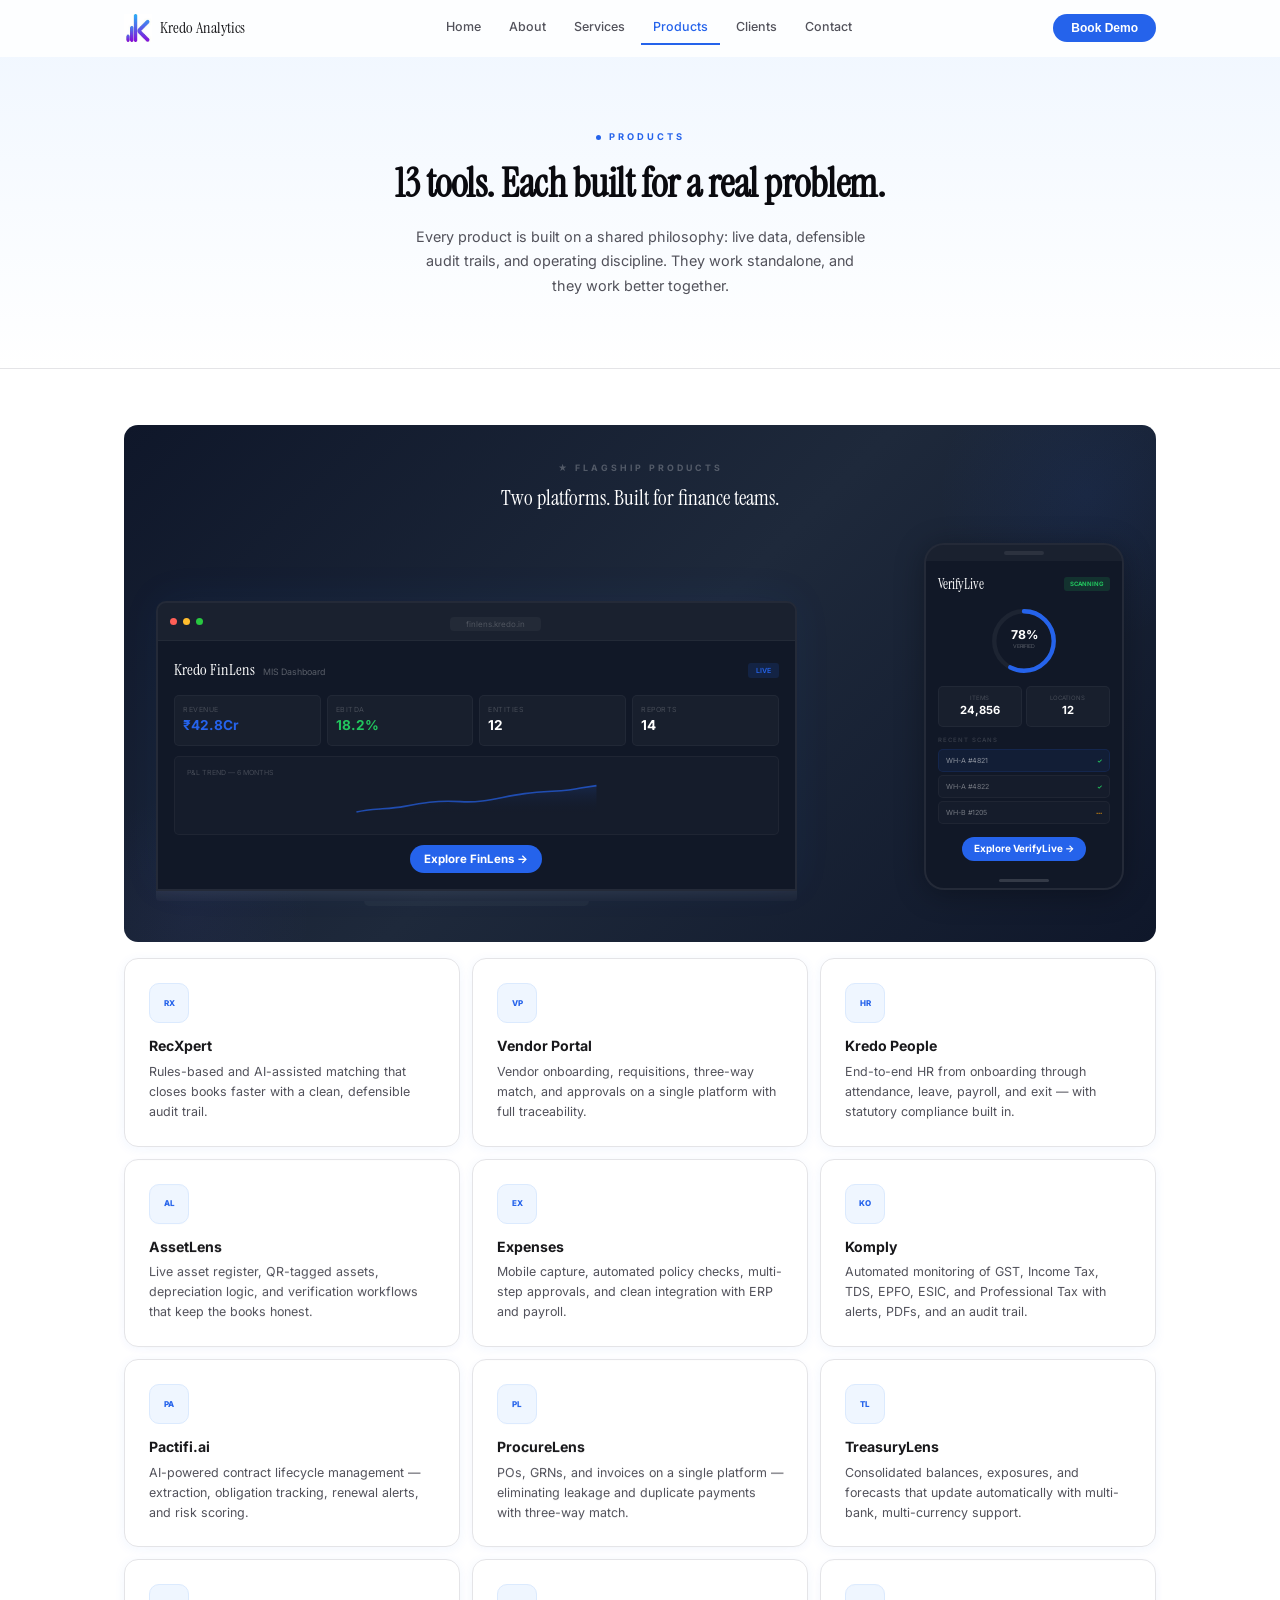
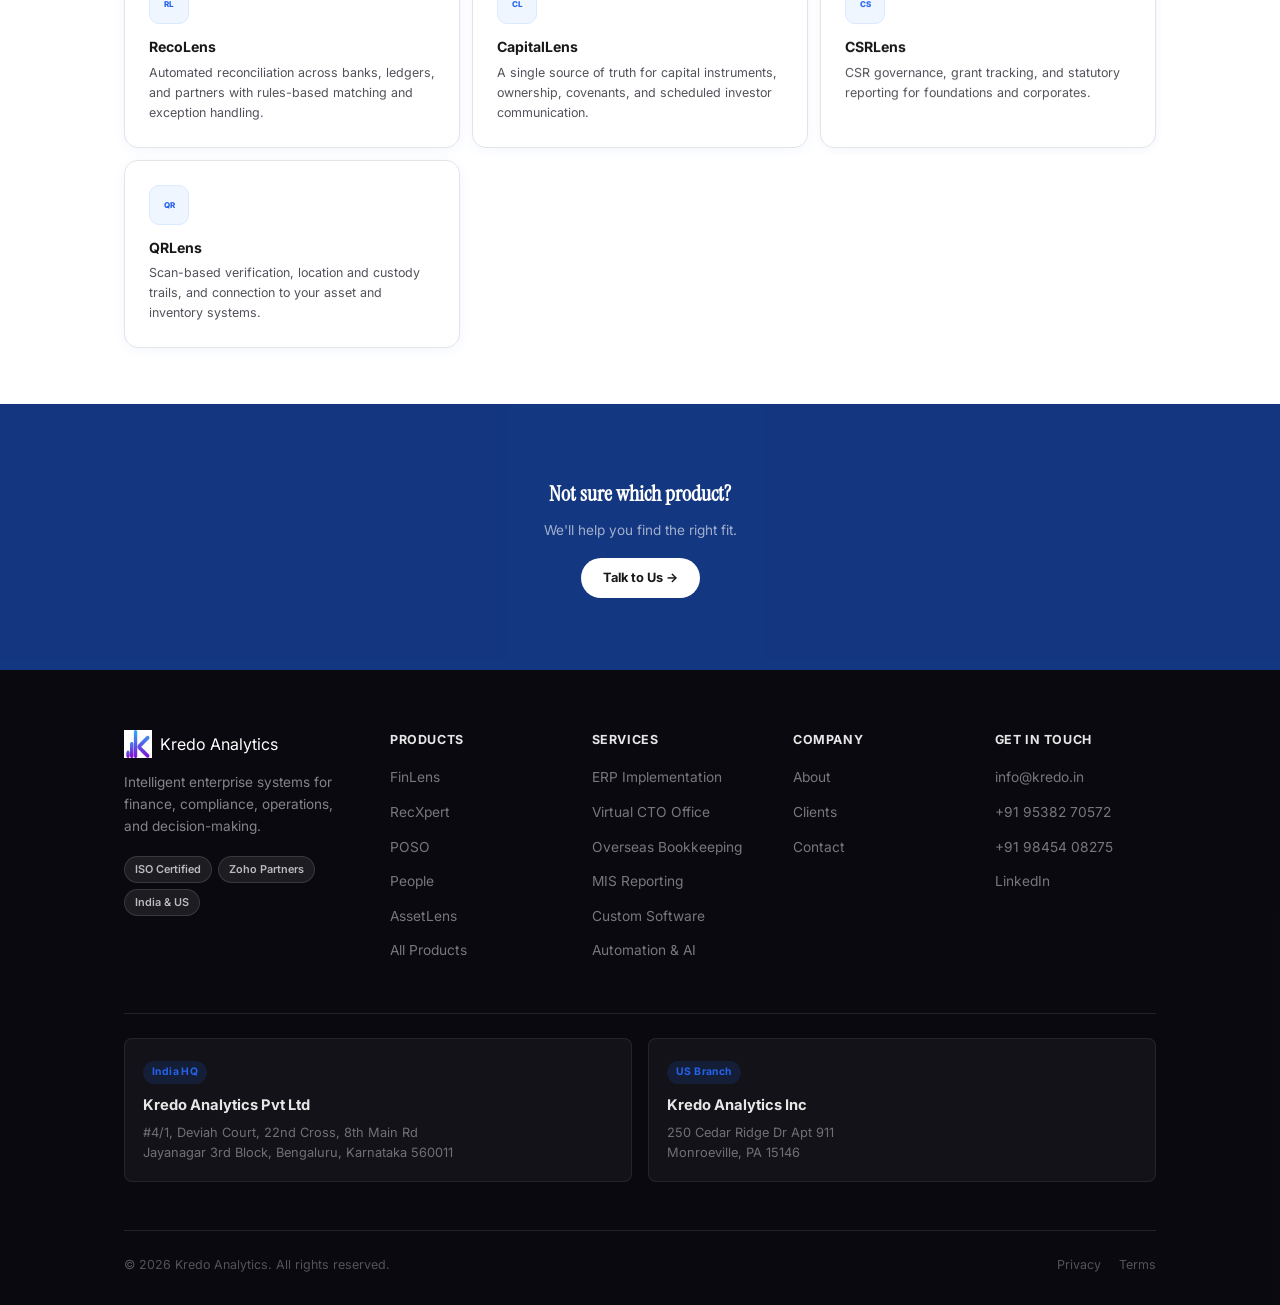
<file: kredo-website-premium (1)/kredo-website-premium/products.html>
<!DOCTYPE html><html lang="en"><head><meta charset="UTF-8"><meta name="viewport" content="width=device-width, initial-scale=1.0"><title>Products — Kredo Analytics</title><link rel="icon" href="[data-uri]"><style>
@import url('https://fonts.googleapis.com/css2?family=Instrument+Serif:ital@0;1&family=Inter:wght@300;400;500;600;700;800&display=swap');
*,*::before,*::after{margin:0;padding:0;box-sizing:border-box}
:root{--blue:#2563EB;--blue-h:#1D4ED8;--blue-l:#EFF6FF;--blue-x:#DBEAFE;--ink:#0A0A0F;--bg:#fff;--bg2:#FAFAFA;--bg3:#F4F4F5;--text:#18181B;--text2:#52525B;--text3:#71717A;--border:#E4E4E7;--serif:'Instrument Serif',serif;--sans:'Inter',sans-serif;--max:1080px;--r:14px;--shadow:0 2px 12px rgba(37,99,235,0.06)}
html{scroll-behavior:smooth}
body{font-family:var(--sans);color:var(--text);background:var(--bg);-webkit-font-smoothing:antialiased;line-height:1.6;overflow-x:hidden}
a{color:inherit;text-decoration:none}ul{list-style:none}img{max-width:100%;display:block}
.w{max-width:var(--max);margin:0 auto;padding:0 24px}

/* NAV */
.nav{position:fixed;top:0;left:0;right:0;z-index:1000;background:rgba(255,255,255,0.85);backdrop-filter:blur(20px);-webkit-backdrop-filter:blur(20px);border-bottom:1px solid transparent;transition:border-color 0.2s,background 0.2s}
.nav.scrolled{border-bottom-color:var(--border);background:rgba(255,255,255,0.95)}
.ni{display:flex;align-items:center;justify-content:space-between;height:56px;max-width:var(--max);margin:0 auto;padding:0 24px}
.nav-logo{display:flex;align-items:center;gap:8px}
.nav-logo img{height:28px}
.nav-logo b{font-family:var(--serif);font-size:1rem;font-weight:400;color:var(--text)}
.nl{display:flex;gap:4px}
.nl a{padding:6px 12px;font-size:0.78rem;font-weight:500;color:var(--text2);transition:all 0.2s;border-bottom:2px solid transparent}
.nl a:hover,.nl a.on{color:var(--blue);border-bottom-color:var(--blue)}
.nav-btn{padding:7px 18px;background:var(--blue);color:#fff;font-size:0.75rem;font-weight:600;border:none;border-radius:100px;cursor:pointer;transition:all 0.2s}
.nav-btn:hover{background:var(--blue-h);transform:translateY(-1px);box-shadow:0 4px 12px rgba(37,99,235,0.25)}
.nt{display:none;background:none;border:none;cursor:pointer}
.nt svg{width:20px;height:20px;stroke:var(--text);stroke-width:2;fill:none;stroke-linecap:round}
@media(max-width:768px){.nl{position:fixed;top:56px;left:0;right:0;background:#fff;flex-direction:column;padding:8px 16px;border-bottom:1px solid var(--border);box-shadow:0 4px 12px rgba(0,0,0,0.06);transform:translateY(-120%);opacity:0;transition:0.3s}.nl.open{transform:translateY(0);opacity:1}.nt{display:block}.hm{display:none!important}}

/* BUTTONS */
.btn{display:inline-flex;align-items:center;gap:6px;padding:10px 22px;font-size:0.8rem;font-weight:600;border:none;border-radius:100px;cursor:pointer;font-family:var(--sans);transition:all 0.25s;text-decoration:none}
.btn-blue{background:var(--blue);color:#fff}
.btn-blue:hover{background:var(--blue-h);transform:translateY(-2px);box-shadow:0 6px 20px rgba(37,99,235,0.25)}
.btn-out{background:transparent;color:var(--text);border:1.5px solid var(--border)}
.btn-out:hover{border-color:var(--blue);color:var(--blue)}
.btn-wh{background:#fff;color:var(--text);font-weight:700}
.btn-wh:hover{transform:translateY(-2px);box-shadow:0 6px 16px rgba(0,0,0,0.08)}
.btn-ghost{background:rgba(255,255,255,0.1);color:#fff;border:1px solid rgba(255,255,255,0.2)}
.btn-ghost:hover{background:rgba(255,255,255,0.2)}

/* SECTIONS */
.sec{padding:56px 0}
.sec-alt{padding:56px 0;background:var(--bg2)}
.sec-blue{padding:56px 0;background:var(--blue);color:#fff}
.sec-head{text-align:center;margin-bottom:32px}
.tag{font-size:0.58rem;font-weight:700;letter-spacing:3px;text-transform:uppercase;color:var(--blue);margin-bottom:6px}
.tag::before{content:'';display:inline-block;width:5px;height:5px;background:var(--blue);border-radius:50%;margin-right:8px;vertical-align:middle}
.sec-blue .tag{color:rgba(255,255,255,0.5)}
.sec-blue .tag::before{background:rgba(255,255,255,0.5)}
.title{font-family:var(--serif);font-size:clamp(1.4rem,3vw,2rem);line-height:1.1;letter-spacing:-0.5px;color:var(--text)}
.sec-blue .title{color:#fff}
.sub{font-size:0.85rem;color:var(--text2);line-height:1.7;max-width:440px;margin:0 auto}

/* CARDS */
.card{background:var(--bg);border:1.5px solid var(--border);border-radius:var(--r);padding:24px;transition:all 0.3s;box-shadow:var(--shadow)}
.card:hover{border-color:var(--blue-x);transform:translateY(-2px);box-shadow:0 4px 12px rgba(0,0,0,0.06)}
.card::after{content:none}

.ci{width:40px;height:40px;background:var(--blue-l);border:1px solid var(--blue-x);border-radius:10px;display:grid;place-items:center;font-size:0.5rem;font-weight:800;color:var(--blue);margin-bottom:12px}
.card h3{font-size:0.88rem;font-weight:700;margin-bottom:4px}
.card p{font-size:0.78rem;color:var(--text2);line-height:1.6}
.clink{font-size:0.72rem;font-weight:700;color:var(--blue);margin-top:10px;display:inline-block}
.ck{list-style:none;padding:0;margin-top:8px}
.ck li{font-size:0.75rem;color:var(--text2);padding:3px 0 3px 16px;position:relative}
.ck li::before{content:'\2713';position:absolute;left:0;color:var(--blue);font-weight:700;font-size:0.7rem}
.tags{display:flex;flex-wrap:wrap;gap:3px;margin-top:8px}
.tags span{background:var(--blue-l);color:var(--blue);font-size:0.58rem;font-weight:600;padding:2px 7px;border-radius:4px}

/* GRIDS */
.g2{display:grid;grid-template-columns:1fr 1fr;gap:14px}
.g3{display:grid;grid-template-columns:repeat(3,1fr);gap:12px}
.g4{display:grid;grid-template-columns:repeat(4,1fr);gap:12px}
.g6{display:grid;grid-template-columns:repeat(6,1fr);gap:8px}

/* CLIENT LOGOS */
.cl-b{background:#fff;border:1.5px solid var(--border);border-radius:var(--r);padding:16px 10px;display:flex;align-items:center;justify-content:center;min-height:70px;transition:all 0.3s;box-shadow:var(--shadow)}
.cl-b:hover{border-color:var(--blue-x);transform:translateY(-2px);box-shadow:0 4px 12px rgba(0,0,0,0.06)}
.cl-b img{max-height:34px;max-width:95px;object-fit:contain;opacity:0.7;filter:grayscale(80%);transition:all 0.35s}
.cl-b:hover img{opacity:1;filter:grayscale(0%) drop-shadow(0 2px 4px rgba(0,0,0,0.1));transform:scale(1.08)}

/* PAGE HERO */
.phero{padding:130px 0 70px;background:linear-gradient(180deg,var(--blue-l) 0%,#fff 100%);border-bottom:1px solid var(--border);text-align:center;position:relative;overflow:hidden}
.phero h1{font-family:var(--serif);font-size:clamp(1.8rem,4vw,2.5rem);margin-bottom:10px;letter-spacing:-0.5px;color:var(--ink)}
.phero p{color:var(--text2);font-size:0.9rem;max-width:460px;margin:0 auto;line-height:1.7}

/* FOOTER */














/* BTT */
.btt{position:fixed;bottom:24px;right:24px;width:44px;height:44px;background:var(--ink,#0A0A0F);color:#fff;border:none;cursor:pointer;display:grid;place-items:center;opacity:0;visibility:hidden;transform:translateY(8px);transition:all 0.2s;z-index:99;font-size:12px;border-radius:50%;box-shadow:0 4px 12px rgba(0,0,0,0.15)}
.btt.show{opacity:1;visibility:visible;transform:translateY(0)}

/* REVEAL */


@media(max-width:768px){.g2,.g3,.g4{grid-template-columns:1fr}.g6{grid-template-columns:repeat(3,1fr)}.ft-grid{grid-template-columns:1fr 1fr}.hm{display:none!important}}
@media(max-width:480px){.g6{grid-template-columns:repeat(2,1fr)}}
.phero{padding:130px 0 70px;background:linear-gradient(180deg,var(--blue-l) 0%,#fff 100%);border-bottom:1px solid var(--border);text-align:center;position:relative;overflow:hidden}.phero h1{font-family:var(--serif);font-size:clamp(1.8rem,4vw,2.5rem);margin-bottom:10px;letter-spacing:-0.5px;color:var(--ink)}.phero p{color:var(--text2);font-size:0.9rem;max-width:460px;margin:0 auto;line-height:1.7}
/* Hidden watermark */
.wm{position:fixed;bottom:6px;right:8px;font-size:8px;color:rgba(0,0,0,0.12);z-index:9998;user-select:none;font-family:monospace;letter-spacing:1px;cursor:pointer}
.wm:active{display:none}
.clc,.cl-b{opacity:1!important;visibility:visible!important;transform:none!important}

/* FOOTER */
.foot{background:var(--ink);color:rgba(255,255,255,0.6);padding:60px 0 30px}
.foot-grid{display:grid;grid-template-columns:1.4fr 1fr 1fr 1fr 1fr;gap:40px;margin-bottom:50px}
@media(max-width:900px){.foot-grid{grid-template-columns:1fr 1fr;gap:36px}}
.foot-tag{font-size:0.85rem;color:rgba(255,255,255,0.5);line-height:1.6;max-width:280px;margin-bottom:18px}
.foot-badges{display:flex;gap:6px;flex-wrap:wrap}
.foot-badge{font-size:0.68rem;font-weight:600;color:rgba(255,255,255,0.7);padding:4px 10px;background:rgba(255,255,255,0.08);border:1px solid rgba(255,255,255,0.12);border-radius:100px}
.foot-col h4{font-size:0.78rem;font-weight:700;color:rgba(255,255,255,0.9);text-transform:uppercase;letter-spacing:0.6px;margin-bottom:14px}
.foot-col ul{display:flex;flex-direction:column;gap:9px}
.foot-col a{font-size:0.86rem;color:rgba(255,255,255,0.45);transition:color 0.15s}
.foot-col a:hover{color:#fff}
.foot-offices{display:grid;grid-template-columns:1fr 1fr;gap:16px;padding:24px 0;border-top:1px solid rgba(255,255,255,0.1);margin-bottom:24px}
@media(max-width:700px){.foot-offices{grid-template-columns:1fr}}
.foot-office{background:rgba(255,255,255,0.04);border:1px solid rgba(255,255,255,0.08);border-radius:8px;padding:18px}
.foot-office-flag{display:inline-block;font-size:0.65rem;font-weight:700;color:var(--blue);background:rgba(37,99,235,0.15);padding:3px 9px;border-radius:100px;letter-spacing:0.4px;margin-bottom:10px}
.foot-office h5{font-size:0.92rem;font-weight:700;color:rgba(255,255,255,0.9);margin-bottom:6px}
.foot-office p{font-size:0.8rem;color:rgba(255,255,255,0.4);line-height:1.55}
.foot-bot{display:flex;justify-content:space-between;align-items:center;padding-top:24px;border-top:1px solid rgba(255,255,255,0.1);font-size:0.78rem;color:rgba(255,255,255,0.3);flex-wrap:wrap;gap:12px}
.foot-bot-links{display:flex;gap:18px}
.foot-bot-links a:hover{color:rgba(255,255,255,0.7)}

.nav-logo-mark{width:28px;height:28px;background:linear-gradient(135deg,var(--blue),var(--blue-h));border-radius:7px;display:flex;align-items:center;justify-content:center;color:#fff;font-weight:800;font-size:0.85rem}

.hero-cards{display:grid;grid-template-columns:1fr 1fr;gap:14px;margin-bottom:14px}
@media(max-width:768px){.hero-cards{grid-template-columns:1fr!important}}

@media(max-width:768px){
  [style*="1.5fr 0.7fr"]{grid-template-columns:1fr!important}
}
</style><link rel="stylesheet" href="css/premium.css"></head><body>
<!-- Premium Layer -->
<div class="scroll-progress"></div>
<nav class="nav"><div class="ni"><a href="index.html" class="nav-logo"><img src="[data-uri]" alt="K"><b>Kredo Analytics</b></a><div class="nl" id="nl"><a href="index.html">Home</a><a href="about.html">About</a><a href="services.html">Services</a><a href="products.html"  class=on>Products</a><a href="clients.html">Clients</a><a href="contact.html">Contact</a></div><button class="nav-btn hm" onclick="location.href='contact.html'">Book Demo</button><button class="nt" id="nt" aria-label="Menu"><svg viewBox="0 0 24 24"><line x1="3" y1="6" x2="21" y2="6"/><line x1="3" y1="12" x2="21" y2="12"/><line x1="3" y1="18" x2="21" y2="18"/></svg></button></div></nav><main>
<section class="phero"><div class="w"><div class="tag">Products</div><h1>13 tools. Each built for a real problem.</h1><p>Every product is built on a shared philosophy: live data, defensible audit trails, and operating discipline. They work standalone, and they work better together.</p></div></section>
<section class="sec"><div class="w">

<!-- ═══ FLAGSHIP PRODUCTS — DEVICE SHOWCASE ═══ -->
<div style="background:linear-gradient(135deg,#0f172a,#1e293b,#0f172a);border-radius:var(--r);padding:36px 32px;margin-bottom:16px;position:relative;overflow:hidden">
<div style="position:absolute;top:-80px;right:-80px;width:300px;height:300px;border-radius:50%;background:radial-gradient(circle,rgba(37,99,235,0.08),transparent 70%)"></div>
<div style="position:absolute;bottom:-100px;left:-60px;width:250px;height:250px;border-radius:50%;background:radial-gradient(circle,rgba(99,102,241,0.05),transparent 70%)"></div>

<div style="text-align:center;margin-bottom:28px;position:relative;z-index:1">
<div style="font-size:0.55rem;font-weight:700;letter-spacing:3px;color:rgba(255,255,255,0.25);text-transform:uppercase;margin-bottom:6px">&#9733; Flagship Products</div>
<div style="font-family:var(--serif);font-size:1.3rem;color:#fff">Two platforms. Built for finance teams.</div>
</div>

<div style="display:grid;grid-template-columns:1.5fr 0.7fr;gap:28px;align-items:end;position:relative;z-index:1">

<!-- LAPTOP — FinLens -->
<a href="finlens.html" style="text-decoration:none;display:block;transition:transform 0.4s" onmouseover="this.style.transform='translateY(-4px)'" onmouseout="this.style.transform='none'">
<div style="background:#111827;border:2px solid rgba(255,255,255,0.08);border-radius:10px 10px 0 0;overflow:hidden;box-shadow:0 -4px 40px rgba(37,99,235,0.06)">
<!-- Browser bar -->
<div style="background:rgba(255,255,255,0.04);padding:6px 12px;display:flex;align-items:center;gap:6px;border-bottom:1px solid rgba(255,255,255,0.04)">
<span style="width:7px;height:7px;border-radius:50%;background:#ff5f57"></span>
<span style="width:7px;height:7px;border-radius:50%;background:#ffbd2e"></span>
<span style="width:7px;height:7px;border-radius:50%;background:#28c840"></span>
<div style="flex:1;text-align:center"><span style="font-size:8px;color:rgba(255,255,255,0.2);background:rgba(255,255,255,0.04);padding:2px 16px;border-radius:4px">finlens.kredo.in</span></div>
</div>
<!-- FinLens Dashboard -->
<div style="padding:16px">
<div style="display:flex;justify-content:space-between;align-items:center;margin-bottom:12px">
<div style="display:flex;justify-content:space-between;align-items:center"><div><span style="font-family:var(--serif);font-size:1rem;color:#fff;font-weight:400">Kredo FinLens</span><span style="font-size:0.55rem;color:rgba(255,255,255,0.3);margin-left:8px">MIS Dashboard</span></div></div>
<div style="font-size:7px;color:var(--blue);font-weight:600;background:rgba(37,99,235,0.15);padding:2px 8px;border-radius:3px">LIVE</div>
</div>
<div style="display:grid;grid-template-columns:repeat(4,1fr);gap:6px;margin-bottom:10px">
<div style="background:rgba(255,255,255,0.03);border:1px solid rgba(255,255,255,0.04);border-radius:5px;padding:8px"><div style="font-size:7px;color:rgba(255,255,255,0.2);text-transform:uppercase;letter-spacing:0.5px">Revenue</div><div style="font-size:0.85rem;font-weight:700;color:var(--blue)">&#8377;42.8Cr</div></div>
<div style="background:rgba(255,255,255,0.03);border:1px solid rgba(255,255,255,0.04);border-radius:5px;padding:8px"><div style="font-size:7px;color:rgba(255,255,255,0.2);text-transform:uppercase;letter-spacing:0.5px">EBITDA</div><div style="font-size:0.85rem;font-weight:700;color:#22c55e">18.2%</div></div>
<div style="background:rgba(255,255,255,0.03);border:1px solid rgba(255,255,255,0.04);border-radius:5px;padding:8px"><div style="font-size:7px;color:rgba(255,255,255,0.2);text-transform:uppercase;letter-spacing:0.5px">Entities</div><div style="font-size:0.85rem;font-weight:700;color:#fff">12</div></div>
<div style="background:rgba(255,255,255,0.03);border:1px solid rgba(255,255,255,0.04);border-radius:5px;padding:8px"><div style="font-size:7px;color:rgba(255,255,255,0.2);text-transform:uppercase;letter-spacing:0.5px">Reports</div><div style="font-size:0.85rem;font-weight:700;color:#fff">14</div></div>
</div>
<!-- Mini chart -->
<div style="background:rgba(255,255,255,0.02);border:1px solid rgba(255,255,255,0.04);border-radius:5px;padding:10px 12px">
<div style="font-size:7px;color:rgba(255,255,255,0.2);margin-bottom:6px">P&amp;L TREND — 6 MONTHS</div>
<svg viewBox="0 0 300 40" style="width:100%;height:32px"><path d="M0,35 C20,30 40,32 60,28 C80,24 100,20 130,22 C160,24 180,16 210,12 C240,8 260,10 280,5 L300,2" fill="none" stroke="var(--blue)" stroke-width="2" opacity="0.7"/><path d="M0,35 C20,30 40,32 60,28 C80,24 100,20 130,22 C160,24 180,16 210,12 C240,8 260,10 280,5 L300,2 L300,40 L0,40Z" fill="url(#flg)" opacity="0.15"/><defs><linearGradient id="flg" x1="0" y1="0" x2="0" y2="1"><stop offset="0%" stop-color="var(--blue)"/><stop offset="100%" stop-color="transparent"/></linearGradient></defs></svg>
</div>
<div style="text-align:center;margin-top:10px"><span style="font-size:0.72rem;color:#fff;font-weight:700;background:var(--blue);padding:5px 14px;border-radius:100px;display:inline-block">Explore FinLens &rarr;</span></div>
</div>
</div>
<!-- Laptop base -->
<div style="height:10px;background:linear-gradient(180deg,rgba(255,255,255,0.06),rgba(255,255,255,0.02));border-radius:0 0 4px 4px"></div>
<div style="height:5px;background:rgba(255,255,255,0.03);width:35%;margin:0 auto;border-radius:0 0 6px 6px"></div>
</a>

<!-- PHONE — VerifyLive -->
<a href="verifylive.html" style="text-decoration:none;display:block;margin-bottom:16px;transition:transform 0.4s" onmouseover="this.style.transform='translateY(-4px)'" onmouseout="this.style.transform='none'">
<div style="background:#111827;border:2px solid rgba(255,255,255,0.08);border-radius:20px;overflow:hidden;box-shadow:0 4px 30px rgba(0,0,0,0.3);max-width:200px;margin-left:auto">
<!-- Phone notch -->
<div style="background:rgba(255,255,255,0.04);padding:6px 0;text-align:center">
<div style="width:40px;height:4px;background:rgba(255,255,255,0.08);border-radius:4px;margin:0 auto"></div>
</div>
<!-- VerifyLive App Screen -->
<div style="padding:12px">
<div style="display:flex;justify-content:space-between;align-items:center;margin-bottom:10px">
<div style="font-family:var(--serif);font-size:0.9rem;color:#fff">VerifyLive</div>
<div style="font-size:6px;color:#22c55e;font-weight:700;background:rgba(34,197,94,0.15);padding:2px 6px;border-radius:3px">SCANNING</div>
</div>

<!-- Progress ring -->
<div style="text-align:center;margin-bottom:10px;position:relative">
<svg viewBox="0 0 80 80" style="width:70px;height:70px;margin:0 auto;display:block">
<circle cx="40" cy="40" r="34" fill="none" stroke="rgba(255,255,255,0.05)" stroke-width="5"/>
<circle cx="40" cy="40" r="34" fill="none" stroke="var(--blue)" stroke-width="5" stroke-dasharray="163" stroke-dashoffset="40" stroke-linecap="round" transform="rotate(-90 40 40)"/>
<text x="40" y="38" text-anchor="middle" fill="#fff" font-size="14" font-weight="700" font-family="var(--sans)">78%</text>
<text x="40" y="48" text-anchor="middle" fill="rgba(255,255,255,0.3)" font-size="6" font-family="var(--sans)">VERIFIED</text>
</svg>
</div>

<!-- Stats -->
<div style="display:grid;grid-template-columns:1fr 1fr;gap:4px;margin-bottom:8px">
<div style="background:rgba(255,255,255,0.03);border:1px solid rgba(255,255,255,0.04);border-radius:5px;padding:6px;text-align:center"><div style="font-size:6px;color:rgba(255,255,255,0.2)">ITEMS</div><div style="font-size:0.7rem;font-weight:700;color:#fff">24,856</div></div>
<div style="background:rgba(255,255,255,0.03);border:1px solid rgba(255,255,255,0.04);border-radius:5px;padding:6px;text-align:center"><div style="font-size:6px;color:rgba(255,255,255,0.2)">LOCATIONS</div><div style="font-size:0.7rem;font-weight:700;color:#fff">12</div></div>
</div>

<!-- Recent scans -->
<div style="font-size:6px;color:rgba(255,255,255,0.15);margin-bottom:4px;font-weight:600;letter-spacing:1px">RECENT SCANS</div>
<div style="display:flex;flex-direction:column;gap:3px">
<div style="background:rgba(37,99,235,0.08);border:1px solid rgba(37,99,235,0.12);border-radius:5px;padding:5px 7px;display:flex;justify-content:space-between;align-items:center"><span style="font-size:7px;color:rgba(255,255,255,0.5)">WH-A #4821</span><span style="font-size:6px;color:#22c55e;font-weight:700">&#10003;</span></div>
<div style="background:rgba(255,255,255,0.02);border:1px solid rgba(255,255,255,0.04);border-radius:5px;padding:5px 7px;display:flex;justify-content:space-between;align-items:center"><span style="font-size:7px;color:rgba(255,255,255,0.4)">WH-A #4822</span><span style="font-size:6px;color:#22c55e;font-weight:700">&#10003;</span></div>
<div style="background:rgba(255,255,255,0.02);border:1px solid rgba(255,255,255,0.04);border-radius:5px;padding:5px 7px;display:flex;justify-content:space-between;align-items:center"><span style="font-size:7px;color:rgba(255,255,255,0.4)">WH-B #1205</span><span style="font-size:6px;color:#f59e0b;font-weight:700">&#8943;</span></div>
</div>

<div style="text-align:center;margin-top:10px"><span style="font-size:0.62rem;color:#fff;font-weight:700;background:var(--blue);padding:4px 12px;border-radius:100px;display:inline-block">Explore VerifyLive &rarr;</span></div>
</div>
<!-- Phone bottom bar -->
<div style="padding:6px 0;text-align:center">
<div style="width:50px;height:3px;background:rgba(255,255,255,0.15);border-radius:4px;margin:0 auto"></div>
</div>
</div>
</a>

</div>
</div>
<div class="g3">
<div class="card"><div class="ci">RX</div><h3>RecXpert</h3><p>Rules-based and AI-assisted matching that closes books faster with a clean, defensible audit trail.</p></div>
<div class="card"><div class="ci">VP</div><h3>Vendor Portal</h3><p>Vendor onboarding, requisitions, three-way match, and approvals on a single platform with full traceability.</p></div>
<div class="card"><div class="ci">HR</div><h3>Kredo People</h3><p>End-to-end HR from onboarding through attendance, leave, payroll, and exit &mdash; with statutory compliance built in.</p></div>
<div class="card"><div class="ci">AL</div><h3>AssetLens</h3><p>Live asset register, QR-tagged assets, depreciation logic, and verification workflows that keep the books honest.</p></div>
<div class="card"><div class="ci">EX</div><h3>Expenses</h3><p>Mobile capture, automated policy checks, multi-step approvals, and clean integration with ERP and payroll.</p></div>
<div class="card"><div class="ci">KO</div><h3>Komply</h3><p>Automated monitoring of GST, Income Tax, TDS, EPFO, ESIC, and Professional Tax with alerts, PDFs, and an audit trail.</p></div>
<div class="card"><div class="ci">PA</div><h3>Pactifi.ai</h3><p>AI-powered contract lifecycle management &mdash; extraction, obligation tracking, renewal alerts, and risk scoring.</p></div>
<div class="card"><div class="ci">PL</div><h3>ProcureLens</h3><p>POs, GRNs, and invoices on a single platform &mdash; eliminating leakage and duplicate payments with three-way match.</p></div>
<div class="card"><div class="ci">TL</div><h3>TreasuryLens</h3><p>Consolidated balances, exposures, and forecasts that update automatically with multi-bank, multi-currency support.</p></div>
<div class="card"><div class="ci">RL</div><h3>RecoLens</h3><p>Automated reconciliation across banks, ledgers, and partners with rules-based matching and exception handling.</p></div>
<div class="card"><div class="ci">CL</div><h3>CapitalLens</h3><p>A single source of truth for capital instruments, ownership, covenants, and scheduled investor communication.</p></div>
<div class="card"><div class="ci">CS</div><h3>CSRLens</h3><p>CSR governance, grant tracking, and statutory reporting for foundations and corporates.</p></div>
<div class="card"><div class="ci">QR</div><h3>QRLens</h3><p>Scan-based verification, location and custody trails, and connection to your asset and inventory systems.</p></div>
</div></div></section>
<section class="sec-blue" style="text-align:center;position:relative;overflow:hidden;padding:72px 0"><video autoplay muted loop playsinline style="position:absolute;inset:0;width:100%;height:100%;object-fit:cover;z-index:0" src="cta-bg.mp4"></video><div style="position:absolute;inset:0;background:rgba(0,0,0,0.45);z-index:1"></div><div class="w" style="position:relative;z-index:5"><h2 style="font-family:var(--serif);font-size:1.4rem;margin-bottom:8px">Not sure which product?</h2><p style="color:rgba(255,255,255,0.6);font-size:0.85rem;margin-bottom:16px">We'll help you find the right fit.</p><a href="contact.html" class="btn btn-wh">Talk to Us &rarr;</a></div></section></main><footer class="foot" style="position:relative;overflow:hidden">
<video autoplay muted loop playsinline style="position:absolute;inset:0;width:100%;height:100%;object-fit:cover;z-index:0" src="cta-bg.mp4"></video>
<div style="position:absolute;inset:0;background:rgba(10,10,15,0.88);z-index:1"></div>
<div class="w" style="position:relative;z-index:2">
  <div class="foot-grid">
    <div class="foot-brand">
      <div class="nav-logo" style="margin-bottom:14px">
        <img src="[data-uri]" alt="K">
        <span style="color:#fff">Kredo Analytics</span>
      </div>
      <p class="foot-tag">Intelligent enterprise systems for finance, compliance, operations, and decision-making.</p>
      <div class="foot-badges">
        <span class="foot-badge">ISO Certified</span>
        <span class="foot-badge">Zoho Partners</span>
        <span class="foot-badge">India &amp; US</span>
      </div>
    </div>
    <div class="foot-col">
      <h4>Products</h4>
      <ul>
        <li><a href="products.html#finlens">FinLens</a></li>
        <li><a href="products.html#recxpert">RecXpert</a></li>
        <li><a href="products.html#poso">POSO</a></li>
        <li><a href="products.html#people">People</a></li>
        <li><a href="products.html#assetlens">AssetLens</a></li>
        <li><a href="products.html">All Products</a></li>
      </ul>
    </div>
    <div class="foot-col">
      <h4>Services</h4>
      <ul>
        <li><a href="services.html#erp">ERP Implementation</a></li>
        <li><a href="services.html#vcto">Virtual CTO Office</a></li>
        <li><a href="services.html#books">Overseas Bookkeeping</a></li>
        <li><a href="services.html#mis">MIS Reporting</a></li>
        <li><a href="services.html#custom">Custom Software</a></li>
        <li><a href="services.html#ai">Automation &amp; AI</a></li>
      </ul>
    </div>
    <div class="foot-col">
      <h4>Company</h4>
      <ul>
        <li><a href="about.html">About</a></li>
        <li><a href="clients.html">Clients</a></li>
        <li><a href="contact.html">Contact</a></li>
      </ul>
    </div>
    <div class="foot-col">
      <h4>Get in Touch</h4>
      <ul>
        <li><a href="mailto:info@kredo.in">info@kredo.in</a></li>
        <li><a href="tel:+919538270572">+91 95382 70572</a></li>
        <li><a href="tel:+919845408275">+91 98454 08275</a></li>
        <li><a href="https://www.linkedin.com/company/kredo-analytics-private-limited" target="_blank">LinkedIn</a></li>
      </ul>
    </div>
  </div>
  <div class="foot-offices">
    <div class="foot-office">
      <span class="foot-office-flag">India HQ</span>
      <h5>Kredo Analytics Pvt Ltd</h5>
      <p>#4/1, Deviah Court, 22nd Cross, 8th Main Rd<br>Jayanagar 3rd Block, Bengaluru, Karnataka 560011</p>
    </div>
    <div class="foot-office">
      <span class="foot-office-flag">US Branch</span>
      <h5>Kredo Analytics Inc</h5>
      <p>250 Cedar Ridge Dr Apt 911<br>Monroeville, PA 15146</p>
    </div>
  </div>
  <div class="foot-bot">
    <span>&copy; 2026 Kredo Analytics. All rights reserved.</span>
    <div class="foot-bot-links">
      <a href="#">Privacy</a>
      <a href="#">Terms</a>
    </div>
  </div>
</div>
</footer><button class="btt" aria-label="Top">&uarr;</button><!-- nav/animations handled by premium.js -->
<script>(function(){var e=`1.3.23`;function t(e,t,n){return Math.max(e,Math.min(t,n))}function n(e,t,n){return(1-n)*e+n*t}function r(e,t,r,i){return n(e,t,1-Math.exp(-r*i))}function i(e,t){return(e%t+t)%t}var a=class{isRunning=!1;value=0;from=0;to=0;currentTime=0;lerp;duration;easing;onUpdate;advance(e){if(!this.isRunning)return;let n=!1;if(this.duration&&this.easing){this.currentTime+=e;let r=t(0,this.currentTime/this.duration,1);n=r>=1;let i=n?1:this.easing(r);this.value=this.from+(this.to-this.from)*i}else this.lerp?(this.value=r(this.value,this.to,this.lerp*60,e),Math.round(this.value)===Math.round(this.to)&&(this.value=this.to,n=!0)):(this.value=this.to,n=!0);n&&this.stop(),this.onUpdate?.(this.value,n)}stop(){this.isRunning=!1}fromTo(e,t,{lerp:n,duration:r,easing:i,onStart:a,onUpdate:o}){this.from=this.value=e,this.to=t,this.lerp=n,this.duration=r,this.easing=i,this.currentTime=0,this.isRunning=!0,a?.(),this.onUpdate=o}};function o(e,t){let n;return function(...r){clearTimeout(n),n=setTimeout(()=>{n=void 0,e.apply(this,r)},t)}}var s=class{width=0;height=0;scrollHeight=0;scrollWidth=0;debouncedResize;wrapperResizeObserver;contentResizeObserver;constructor(e,t,{autoResize:n=!0,debounce:r=250}={}){this.wrapper=e,this.content=t,n&&(this.debouncedResize=o(this.resize,r),this.wrapper instanceof Window?window.addEventListener(`resize`,this.debouncedResize):(this.wrapperResizeObserver=new ResizeObserver(this.debouncedResize),this.wrapperResizeObserver.observe(this.wrapper)),this.contentResizeObserver=new ResizeObserver(this.debouncedResize),this.contentResizeObserver.observe(this.content)),this.resize()}destroy(){this.wrapperResizeObserver?.disconnect(),this.contentResizeObserver?.disconnect(),this.wrapper===window&&this.debouncedResize&&window.removeEventListener(`resize`,this.debouncedResize)}resize=()=>{this.onWrapperResize(),this.onContentResize()};onWrapperResize=()=>{this.wrapper instanceof Window?(this.width=window.innerWidth,this.height=window.innerHeight):(this.width=this.wrapper.clientWidth,this.height=this.wrapper.clientHeight)};onContentResize=()=>{this.wrapper instanceof Window?(this.scrollHeight=this.content.scrollHeight,this.scrollWidth=this.content.scrollWidth):(this.scrollHeight=this.wrapper.scrollHeight,this.scrollWidth=this.wrapper.scrollWidth)};get limit(){return{x:this.scrollWidth-this.width,y:this.scrollHeight-this.height}}},c=class{events={};emit(e,...t){let n=this.events[e]||[];for(let e=0,r=n.length;e<r;e++)n[e]?.(...t)}on(e,t){return this.events[e]?this.events[e].push(t):this.events[e]=[t],()=>{this.events[e]=this.events[e]?.filter(e=>t!==e)}}off(e,t){this.events[e]=this.events[e]?.filter(e=>t!==e)}destroy(){this.events={}}};let l={passive:!1};function u(e,t){return e===1?16.666666666666668:e===2?t:1}var d=class{touchStart={x:0,y:0};lastDelta={x:0,y:0};window={width:0,height:0};emitter=new c;constructor(e,t={wheelMultiplier:1,touchMultiplier:1}){this.element=e,this.options=t,window.addEventListener(`resize`,this.onWindowResize),this.onWindowResize(),this.element.addEventListener(`wheel`,this.onWheel,l),this.element.addEventListener(`touchstart`,this.onTouchStart,l),this.element.addEventListener(`touchmove`,this.onTouchMove,l),this.element.addEventListener(`touchend`,this.onTouchEnd,l)}on(e,t){return this.emitter.on(e,t)}destroy(){this.emitter.destroy(),window.removeEventListener(`resize`,this.onWindowResize),this.element.removeEventListener(`wheel`,this.onWheel,l),this.element.removeEventListener(`touchstart`,this.onTouchStart,l),this.element.removeEventListener(`touchmove`,this.onTouchMove,l),this.element.removeEventListener(`touchend`,this.onTouchEnd,l)}onTouchStart=e=>{let{clientX:t,clientY:n}=e.targetTouches?e.targetTouches[0]:e;this.touchStart.x=t,this.touchStart.y=n,this.lastDelta={x:0,y:0},this.emitter.emit(`scroll`,{deltaX:0,deltaY:0,event:e})};onTouchMove=e=>{let{clientX:t,clientY:n}=e.targetTouches?e.targetTouches[0]:e,r=-(t-this.touchStart.x)*this.options.touchMultiplier,i=-(n-this.touchStart.y)*this.options.touchMultiplier;this.touchStart.x=t,this.touchStart.y=n,this.lastDelta={x:r,y:i},this.emitter.emit(`scroll`,{deltaX:r,deltaY:i,event:e})};onTouchEnd=e=>{this.emitter.emit(`scroll`,{deltaX:this.lastDelta.x,deltaY:this.lastDelta.y,event:e})};onWheel=e=>{let{deltaX:t,deltaY:n,deltaMode:r}=e,i=u(r,this.window.width),a=u(r,this.window.height);t*=i,n*=a,t*=this.options.wheelMultiplier,n*=this.options.wheelMultiplier,this.emitter.emit(`scroll`,{deltaX:t,deltaY:n,event:e})};onWindowResize=()=>{this.window={width:window.innerWidth,height:window.innerHeight}}};let f=e=>Math.min(1,1.001-2**(-10*e));var p=class{_isScrolling=!1;_isStopped=!1;_isLocked=!1;_preventNextNativeScrollEvent=!1;_resetVelocityTimeout=null;_rafId=null;isTouching;time=0;userData={};lastVelocity=0;velocity=0;direction=0;options;targetScroll;animatedScroll;animate=new a;emitter=new c;dimensions;virtualScroll;constructor({wrapper:t=window,content:n=document.documentElement,eventsTarget:r=t,smoothWheel:i=!0,syncTouch:a=!1,syncTouchLerp:o=.075,touchInertiaExponent:c=1.7,duration:l,easing:u,lerp:p=.1,infinite:m=!1,orientation:h=`vertical`,gestureOrientation:g=h===`horizontal`?`both`:`vertical`,touchMultiplier:_=1,wheelMultiplier:v=1,autoResize:y=!0,prevent:b,virtualScroll:x,overscroll:S=!0,autoRaf:C=!1,anchors:w=!1,autoToggle:T=!1,allowNestedScroll:E=!1,__experimental__naiveDimensions:D=!1,naiveDimensions:O=D,stopInertiaOnNavigate:k=!1}={}){window.lenisVersion=e,window.lenis||(window.lenis={}),window.lenis.version=e,h===`horizontal`&&(window.lenis.horizontal=!0),a===!0&&(window.lenis.touch=!0),(!t||t===document.documentElement)&&(t=window),typeof l==`number`&&typeof u!=`function`?u=f:typeof u==`function`&&typeof l!=`number`&&(l=1),this.options={wrapper:t,content:n,eventsTarget:r,smoothWheel:i,syncTouch:a,syncTouchLerp:o,touchInertiaExponent:c,duration:l,easing:u,lerp:p,infinite:m,gestureOrientation:g,orientation:h,touchMultiplier:_,wheelMultiplier:v,autoResize:y,prevent:b,virtualScroll:x,overscroll:S,autoRaf:C,anchors:w,autoToggle:T,allowNestedScroll:E,naiveDimensions:O,stopInertiaOnNavigate:k},this.dimensions=new s(t,n,{autoResize:y}),this.updateClassName(),this.targetScroll=this.animatedScroll=this.actualScroll,this.options.wrapper.addEventListener(`scroll`,this.onNativeScroll),this.options.wrapper.addEventListener(`scrollend`,this.onScrollEnd,{capture:!0}),(this.options.anchors||this.options.stopInertiaOnNavigate)&&this.options.wrapper.addEventListener(`click`,this.onClick),this.options.wrapper.addEventListener(`pointerdown`,this.onPointerDown),this.virtualScroll=new d(r,{touchMultiplier:_,wheelMultiplier:v}),this.virtualScroll.on(`scroll`,this.onVirtualScroll),this.options.autoToggle&&(this.checkOverflow(),this.rootElement.addEventListener(`transitionend`,this.onTransitionEnd)),this.options.autoRaf&&(this._rafId=requestAnimationFrame(this.raf))}destroy(){this.emitter.destroy(),this.options.wrapper.removeEventListener(`scroll`,this.onNativeScroll),this.options.wrapper.removeEventListener(`scrollend`,this.onScrollEnd,{capture:!0}),this.options.wrapper.removeEventListener(`pointerdown`,this.onPointerDown),(this.options.anchors||this.options.stopInertiaOnNavigate)&&this.options.wrapper.removeEventListener(`click`,this.onClick),this.virtualScroll.destroy(),this.dimensions.destroy(),this.cleanUpClassName(),this._rafId&&cancelAnimationFrame(this._rafId)}on(e,t){return this.emitter.on(e,t)}off(e,t){return this.emitter.off(e,t)}onScrollEnd=e=>{e instanceof CustomEvent||(this.isScrolling===`smooth`||this.isScrolling===!1)&&e.stopPropagation()};dispatchScrollendEvent=()=>{this.options.wrapper.dispatchEvent(new CustomEvent(`scrollend`,{bubbles:this.options.wrapper===window,detail:{lenisScrollEnd:!0}}))};get overflow(){let e=this.isHorizontal?`overflow-x`:`overflow-y`;return getComputedStyle(this.rootElement)[e]}checkOverflow(){[`hidden`,`clip`].includes(this.overflow)?this.internalStop():this.internalStart()}onTransitionEnd=e=>{e.propertyName?.includes(`overflow`)&&e.target===this.rootElement&&this.checkOverflow()};setScroll(e){this.isHorizontal?this.options.wrapper.scrollTo({left:e,behavior:`instant`}):this.options.wrapper.scrollTo({top:e,behavior:`instant`})}onClick=e=>{let t=e.composedPath().filter(e=>e instanceof HTMLAnchorElement&&e.href).map(e=>new URL(e.href)),n=new URL(window.location.href);if(this.options.anchors){let e=t.find(e=>n.host===e.host&&n.pathname===e.pathname&&e.hash);if(e){let t=typeof this.options.anchors==`object`&&this.options.anchors?this.options.anchors:void 0,n=`#${e.hash.split(`#`)[1]}`;this.scrollTo(n,t);return}}if(this.options.stopInertiaOnNavigate&&t.some(e=>n.host===e.host&&n.pathname!==e.pathname)){this.reset();return}};onPointerDown=e=>{e.button===1&&this.reset()};onVirtualScroll=e=>{if(typeof this.options.virtualScroll==`function`&&this.options.virtualScroll(e)===!1)return;let{deltaX:t,deltaY:n,event:r}=e;if(this.emitter.emit(`virtual-scroll`,{deltaX:t,deltaY:n,event:r}),r.ctrlKey||r.lenisStopPropagation)return;let i=r.type.includes(`touch`),a=r.type.includes(`wheel`);this.isTouching=r.type===`touchstart`||r.type===`touchmove`;let o=t===0&&n===0;if(this.options.syncTouch&&i&&r.type===`touchstart`&&o&&!this.isStopped&&!this.isLocked){this.reset();return}let s=this.options.gestureOrientation===`vertical`&&n===0||this.options.gestureOrientation===`horizontal`&&t===0;if(o||s)return;let c=r.composedPath();c=c.slice(0,c.indexOf(this.rootElement));let l=this.options.prevent,u=Math.abs(t)>=Math.abs(n)?`horizontal`:`vertical`;if(c.find(e=>e instanceof HTMLElement&&(typeof l==`function`&&l?.(e)||e.hasAttribute?.(`data-lenis-prevent`)||u===`vertical`&&e.hasAttribute?.(`data-lenis-prevent-vertical`)||u===`horizontal`&&e.hasAttribute?.(`data-lenis-prevent-horizontal`)||i&&e.hasAttribute?.(`data-lenis-prevent-touch`)||a&&e.hasAttribute?.(`data-lenis-prevent-wheel`)||this.options.allowNestedScroll&&this.hasNestedScroll(e,{deltaX:t,deltaY:n}))))return;if(this.isStopped||this.isLocked){r.cancelable&&r.preventDefault();return}if(!(this.options.syncTouch&&i||this.options.smoothWheel&&a)){this.isScrolling=`native`,this.animate.stop(),r.lenisStopPropagation=!0;return}let d=n;this.options.gestureOrientation===`both`?d=Math.abs(n)>Math.abs(t)?n:t:this.options.gestureOrientation===`horizontal`&&(d=t),(!this.options.overscroll||this.options.infinite||this.options.wrapper!==window&&this.limit>0&&(this.animatedScroll>0&&this.animatedScroll<this.limit||this.animatedScroll===0&&n>0||this.animatedScroll===this.limit&&n<0))&&(r.lenisStopPropagation=!0),r.cancelable&&r.preventDefault();let f=i&&this.options.syncTouch,p=i&&r.type===`touchend`;p&&(d=Math.sign(d)*Math.abs(this.velocity)**this.options.touchInertiaExponent),this.scrollTo(this.targetScroll+d,{programmatic:!1,...f?{lerp:p?this.options.syncTouchLerp:1}:{lerp:this.options.lerp,duration:this.options.duration,easing:this.options.easing}})};resize(){this.dimensions.resize(),this.animatedScroll=this.targetScroll=this.actualScroll,this.emit()}emit(){this.emitter.emit(`scroll`,this)}onNativeScroll=()=>{if(this._resetVelocityTimeout!==null&&(clearTimeout(this._resetVelocityTimeout),this._resetVelocityTimeout=null),this._preventNextNativeScrollEvent){this._preventNextNativeScrollEvent=!1;return}if(this.isScrolling===!1||this.isScrolling===`native`){let e=this.animatedScroll;this.animatedScroll=this.targetScroll=this.actualScroll,this.lastVelocity=this.velocity,this.velocity=this.animatedScroll-e,this.direction=Math.sign(this.animatedScroll-e),this.isStopped||(this.isScrolling=`native`),this.emit(),this.velocity!==0&&(this._resetVelocityTimeout=setTimeout(()=>{this.lastVelocity=this.velocity,this.velocity=0,this.isScrolling=!1,this.emit()},400))}};reset(){this.isLocked=!1,this.isScrolling=!1,this.animatedScroll=this.targetScroll=this.actualScroll,this.lastVelocity=this.velocity=0,this.animate.stop()}start(){if(this.isStopped){if(this.options.autoToggle){this.rootElement.style.removeProperty(`overflow`);return}this.internalStart()}}internalStart(){this.isStopped&&(this.reset(),this.isStopped=!1,this.emit())}stop(){if(!this.isStopped){if(this.options.autoToggle){this.rootElement.style.setProperty(`overflow`,`clip`);return}this.internalStop()}}internalStop(){this.isStopped||(this.reset(),this.isStopped=!0,this.emit())}raf=e=>{let t=e-(this.time||e);this.time=e,this.animate.advance(t*.001),this.options.autoRaf&&(this._rafId=requestAnimationFrame(this.raf))};scrollTo(e,{offset:n=0,immediate:r=!1,lock:i=!1,programmatic:a=!0,lerp:o=a?this.options.lerp:void 0,duration:s=a?this.options.duration:void 0,easing:c=a?this.options.easing:void 0,onStart:l,onComplete:u,force:d=!1,userData:p}={}){if((this.isStopped||this.isLocked)&&!d)return;let m=e,h=n;if(typeof m==`string`&&[`top`,`left`,`start`,`#`].includes(m))m=0;else if(typeof m==`string`&&[`bottom`,`right`,`end`].includes(m))m=this.limit;else{let e=null;if(typeof m==`string`?(e=document.querySelector(m),e||(m===`#top`?m=0:console.warn(`Lenis: Target not found`,m))):m instanceof HTMLElement&&m?.nodeType&&(e=m),e){if(this.options.wrapper!==window){let e=this.rootElement.getBoundingClientRect();h-=this.isHorizontal?e.left:e.top}let t=e.getBoundingClientRect(),n=getComputedStyle(e),r=this.isHorizontal?Number.parseFloat(n.scrollMarginLeft):Number.parseFloat(n.scrollMarginTop),i=getComputedStyle(this.rootElement),a=this.isHorizontal?Number.parseFloat(i.scrollPaddingLeft):Number.parseFloat(i.scrollPaddingTop);m=(this.isHorizontal?t.left:t.top)+this.animatedScroll-(Number.isNaN(r)?0:r)-(Number.isNaN(a)?0:a)}}if(typeof m==`number`){if(m+=h,this.options.infinite){if(a){this.targetScroll=this.animatedScroll=this.scroll;let e=m-this.animatedScroll;e>this.limit/2?m-=this.limit:e<-this.limit/2&&(m+=this.limit)}}else m=t(0,m,this.limit);if(m===this.targetScroll){l?.(this),u?.(this);return}if(this.userData=p??{},r){this.animatedScroll=this.targetScroll=m,this.setScroll(this.scroll),this.reset(),this.preventNextNativeScrollEvent(),this.emit(),u?.(this),this.userData={},requestAnimationFrame(()=>{this.dispatchScrollendEvent()});return}a||(this.targetScroll=m),typeof s==`number`&&typeof c!=`function`?c=f:typeof c==`function`&&typeof s!=`number`&&(s=1),this.animate.fromTo(this.animatedScroll,m,{duration:s,easing:c,lerp:o,onStart:()=>{i&&(this.isLocked=!0),this.isScrolling=`smooth`,l?.(this)},onUpdate:(e,t)=>{this.isScrolling=`smooth`,this.lastVelocity=this.velocity,this.velocity=e-this.animatedScroll,this.direction=Math.sign(this.velocity),this.animatedScroll=e,this.setScroll(this.scroll),a&&(this.targetScroll=e),t||this.emit(),t&&(this.reset(),this.emit(),u?.(this),this.userData={},requestAnimationFrame(()=>{this.dispatchScrollendEvent()}),this.preventNextNativeScrollEvent())}})}}preventNextNativeScrollEvent(){this._preventNextNativeScrollEvent=!0,requestAnimationFrame(()=>{this._preventNextNativeScrollEvent=!1})}hasNestedScroll(e,{deltaX:t,deltaY:n}){let r=Date.now();e._lenis||={};let i=e._lenis,a,o,s,c,l,u,d,f,p,m;if(r-(i.time??0)>2e3){i.time=Date.now();let t=window.getComputedStyle(e);if(i.computedStyle=t,a=[`auto`,`overlay`,`scroll`].includes(t.overflowX),o=[`auto`,`overlay`,`scroll`].includes(t.overflowY),l=[`auto`].includes(t.overscrollBehaviorX),u=[`auto`].includes(t.overscrollBehaviorY),i.hasOverflowX=a,i.hasOverflowY=o,!(a||o))return!1;d=e.scrollWidth,f=e.scrollHeight,p=e.clientWidth,m=e.clientHeight,s=d>p,c=f>m,i.isScrollableX=s,i.isScrollableY=c,i.scrollWidth=d,i.scrollHeight=f,i.clientWidth=p,i.clientHeight=m,i.hasOverscrollBehaviorX=l,i.hasOverscrollBehaviorY=u}else s=i.isScrollableX,c=i.isScrollableY,a=i.hasOverflowX,o=i.hasOverflowY,d=i.scrollWidth,f=i.scrollHeight,p=i.clientWidth,m=i.clientHeight,l=i.hasOverscrollBehaviorX,u=i.hasOverscrollBehaviorY;if(!(a&&s||o&&c))return!1;let h=Math.abs(t)>=Math.abs(n)?`horizontal`:`vertical`,g,_,v,y,b,x;if(h===`horizontal`)g=Math.round(e.scrollLeft),_=d-p,v=t,y=a,b=s,x=l;else if(h===`vertical`)g=Math.round(e.scrollTop),_=f-m,v=n,y=o,b=c,x=u;else return!1;return!x&&(g>=_||g<=0)?!0:(v>0?g<_:g>0)&&y&&b}get rootElement(){return this.options.wrapper===window?document.documentElement:this.options.wrapper}get limit(){return this.options.naiveDimensions?this.isHorizontal?this.rootElement.scrollWidth-this.rootElement.clientWidth:this.rootElement.scrollHeight-this.rootElement.clientHeight:this.dimensions.limit[this.isHorizontal?`x`:`y`]}get isHorizontal(){return this.options.orientation===`horizontal`}get actualScroll(){let e=this.options.wrapper;return this.isHorizontal?e.scrollX??e.scrollLeft:e.scrollY??e.scrollTop}get scroll(){return this.options.infinite?i(this.animatedScroll,this.limit):this.animatedScroll}get progress(){return this.limit===0?1:this.scroll/this.limit}get isScrolling(){return this._isScrolling}set isScrolling(e){this._isScrolling!==e&&(this._isScrolling=e,this.updateClassName())}get isStopped(){return this._isStopped}set isStopped(e){this._isStopped!==e&&(this._isStopped=e,this.updateClassName())}get isLocked(){return this._isLocked}set isLocked(e){this._isLocked!==e&&(this._isLocked=e,this.updateClassName())}get isSmooth(){return this.isScrolling===`smooth`}get className(){let e=`lenis`;return this.options.autoToggle&&(e+=` lenis-autoToggle`),this.isStopped&&(e+=` lenis-stopped`),this.isLocked&&(e+=` lenis-locked`),this.isScrolling&&(e+=` lenis-scrolling`),this.isScrolling===`smooth`&&(e+=` lenis-smooth`),e}updateClassName(){this.cleanUpClassName(),this.className.split(` `).forEach(e=>{this.rootElement.classList.add(e)})}cleanUpClassName(){for(let e of Array.from(this.rootElement.classList))(e===`lenis`||e.startsWith(`lenis-`))&&this.rootElement.classList.remove(e)}};globalThis.Lenis=p,globalThis.Lenis.prototype=p.prototype})();
//# sourceMappingURL=lenis.min.js.map</script>
<script>/*!
 * GSAP 3.15.0
 * https://gsap.com
 * 
 * @license Copyright 2026, GreenSock. All rights reserved.
 * Subject to the terms at https://gsap.com/standard-license.
 * @author: Jack Doyle, jack@greensock.com
 */

!function(t,e){"object"==typeof exports&&"undefined"!=typeof module?e(exports):"function"==typeof define&&define.amd?define(["exports"],e):e((t=t||self).window=t.window||{})}(this,function(e){"use strict";function _inheritsLoose(t,e){t.prototype=Object.create(e.prototype),(t.prototype.constructor=t).__proto__=e}function _assertThisInitialized(t){if(void 0===t)throw new ReferenceError("this hasn't been initialised - super() hasn't been called");return t}function r(t){return"string"==typeof t}function s(t){return"function"==typeof t}function t(t){return"number"==typeof t}function u(t){return void 0===t}function v(t){return"object"==typeof t}function w(t){return!1!==t}function x(){return"undefined"!=typeof window}function y(t){return s(t)||r(t)}function R(t){return(i=bt(t,ht))&&Fe}function S(t,e){return console.warn("Invalid property",t,"set to",e,"Missing plugin? gsap.registerPlugin()")}function T(t,e){return!e&&console.warn(t)}function U(t,e){return t&&(ht[t]=e)&&i&&(i[t]=e)||ht}function V(){return 0}function ga(t){var e,r,i=t[0];if(v(i)||s(i)||(t=[t]),!(e=(i._gsap||{}).harness)){for(r=yt.length;r--&&!yt[r].targetTest(i););e=yt[r]}for(r=t.length;r--;)t[r]&&(t[r]._gsap||(t[r]._gsap=new Xt(t[r],e)))||t.splice(r,1);return t}function ha(t){return t._gsap||ga(Pt(t))[0]._gsap}function ia(t,e,r){return(r=t[e])&&s(r)?t[e]():u(r)&&t.getAttribute&&t.getAttribute(e)||r}function ja(t,e){return(t=t.split(",")).forEach(e)||t}function ka(t){return Math.round(1e5*t)/1e5||0}function la(t){return Math.round(1e7*t)/1e7||0}function ma(t,e){var r=e.charAt(0),i=parseFloat(e.substr(2));return t=parseFloat(t),"+"===r?t+i:"-"===r?t-i:"*"===r?t*i:t/i}function na(t,e){for(var r=e.length,i=0;t.indexOf(e[i])<0&&++i<r;);return i<r}function oa(){var t,e,r=pt.length,i=pt.slice(0);for(_t={},t=pt.length=0;t<r;t++)(e=i[t])&&e._lazy&&(e.render(e._lazy[0],e._lazy[1],!0)._lazy=0)}function pa(t){return!!(t._initted||t._startAt||t.add)}function qa(t,e,r,i){pt.length&&!I&&oa(),t.render(e,r,i||!!(I&&e<0&&pa(t))),pt.length&&!I&&oa()}function ra(t){var e=parseFloat(t);return(e||0===e)&&(t+"").match(ot).length<2?e:r(t)?t.trim():t}function sa(t){return t}function ta(t,e){for(var r in e)r in t||(t[r]=e[r]);return t}function wa(t,e){for(var r in e)"__proto__"!==r&&"constructor"!==r&&"prototype"!==r&&(t[r]=v(e[r])?wa(t[r]||(t[r]={}),e[r]):e[r]);return t}function xa(t,e){var r,i={};for(r in t)r in e||(i[r]=t[r]);return i}function ya(t){var e=t.parent||L,r=t.keyframes?function _setKeyframeDefaults(i){return function(t,e){for(var r in e)r in t||"duration"===r&&i||"ease"===r||(t[r]=e[r])}}(K(t.keyframes)):ta;if(w(t.inherit))for(;e;)r(t,e.vars.defaults),e=e.parent||e._dp;return t}function Aa(t,e,r,i,n){void 0===r&&(r="_first"),void 0===i&&(i="_last");var a,s=t[i];if(n)for(a=e[n];s&&s[n]>a;)s=s._prev;return s?(e._next=s._next,s._next=e):(e._next=t[r],t[r]=e),e._next?e._next._prev=e:t[i]=e,e._prev=s,e.parent=e._dp=t,e}function Ba(t,e,r,i){void 0===r&&(r="_first"),void 0===i&&(i="_last");var n=e._prev,a=e._next;n?n._next=a:t[r]===e&&(t[r]=a),a?a._prev=n:t[i]===e&&(t[i]=n),e._next=e._prev=e.parent=null}function Ca(t,e){t.parent&&(!e||t.parent.autoRemoveChildren)&&t.parent.remove&&t.parent.remove(t),t._act=0}function Da(t,e){if(t&&(!e||e._end>t._dur||e._start<0))for(var r=t;r;)r._dirty=1,r=r.parent;return t}function Fa(t,e,r,i){return t._startAt&&(I?t._startAt.revert(ft):t.vars.immediateRender&&!t.vars.autoRevert||t._startAt.render(e,!0,i))}function Ha(t){return t._repeat?wt(t._tTime,t=t.duration()+t._rDelay)*t:0}function Ja(t,e){return(t-e._start)*e._ts+(0<=e._ts?0:e._dirty?e.totalDuration():e._tDur)}function Ka(t){return t._end=la(t._start+(t._tDur/Math.abs(t._ts||t._rts||q)||0))}function La(t,e){var r=t._dp;return r&&r.smoothChildTiming&&t._ts&&(t._start=la(r._time-(0<t._ts?e/t._ts:((t._dirty?t.totalDuration():t._tDur)-e)/-t._ts)),Ka(t),r._dirty||Da(r,t)),t}function Ma(t,e){var r;if((e._time||!e._dur&&e._initted||e._start<t._time&&(e._dur||!e.add))&&(r=Ja(t.rawTime(),e),(!e._dur||Mt(0,e.totalDuration(),r)-e._tTime>q)&&e.render(r,!0)),Da(t,e)._dp&&t._initted&&t._time>=t._dur&&t._ts){if(t._dur<t.duration())for(r=t;r._dp;)0<=r.rawTime()&&r.totalTime(r._tTime),r=r._dp;t._zTime=-q}}function Na(e,r,i,n){return r.parent&&Ca(r),r._start=la((t(i)?i:i||e!==L?Ot(e,i,r):e._time)+r._delay),r._end=la(r._start+(r.totalDuration()/Math.abs(r.timeScale())||0)),Aa(e,r,"_first","_last",e._sort?"_start":0),xt(r)||(e._recent=r),n||Ma(e,r),e._ts<0&&La(e,e._tTime),e}function Oa(t,e){return(ht.ScrollTrigger||S("scrollTrigger",e))&&ht.ScrollTrigger.create(e,t)}function Pa(t,e,r,i,n){return Ht(t,e,n),t._initted?!r&&t._pt&&!I&&(t._dur&&!1!==t.vars.lazy||!t._dur&&t.vars.lazy)&&f!==It.frame?(pt.push(t),t._lazy=[n,i],1):void 0:1}function Ua(t,e,r,i){var n=t._repeat,a=la(e)||0,s=t._tTime/t._tDur;return s&&!i&&(t._time*=a/t._dur),t._dur=a,t._tDur=n?n<0?1e10:la(a*(n+1)+t._rDelay*n):a,0<s&&!i&&La(t,t._tTime=t._tDur*s),t.parent&&Ka(t),r||Da(t.parent,t),t}function Va(t){return t instanceof Gt?Da(t):Ua(t,t._dur)}function Ya(e,r,i){var n,a,s=t(r[1]),o=(s?2:1)+(e<2?0:1),u=r[o];if(s&&(u.duration=r[1]),u.parent=i,e){for(n=u,a=i;a&&!("immediateRender"in n);)n=a.vars.defaults||{},a=w(a.vars.inherit)&&a.parent;u.immediateRender=w(n.immediateRender),e<2?u.runBackwards=1:u.startAt=r[o-1]}return new te(r[0],u,r[1+o])}function Za(t,e){return t||0===t?e(t):e}function _a(t,e){return r(t)&&(e=ut.exec(t))?e[1]:""}function cb(t,e){return t&&v(t)&&"length"in t&&(!e&&!t.length||t.length-1 in t&&v(t[0]))&&!t.nodeType&&t!==h}function fb(r){return r=Pt(r)[0]||T("Invalid scope")||{},function(t){var e=r.current||r.nativeElement||r;return Pt(t,e.querySelectorAll?e:e===r?T("Invalid scope")||a.createElement("div"):r)}}function gb(t){return t.sort(function(){return.5-Math.random()})}function hb(t){if(s(t))return t;var p=v(t)?t:{each:t},_=jt(p.ease),m=p.from||0,g=parseFloat(p.base)||0,y={},e=0<m&&m<1,T=isNaN(m)||e,b=p.axis,w=m,x=m;return r(m)?w=x={center:.5,edges:.5,end:1}[m]||0:!e&&T&&(w=m[0],x=m[1]),function(t,e,r){var i,n,a,s,o,u,h,l,f,c=(r||p).length,d=y[c];if(!d){if(!(f="auto"===p.grid?0:(p.grid||[1,X])[1])){for(h=-X;h<(h=r[f++].getBoundingClientRect().left)&&f<c;);f<c&&f--}for(d=y[c]=[],i=T?Math.min(f,c)*w-.5:m%f,n=f===X?0:T?c*x/f-.5:m/f|0,l=X,u=h=0;u<c;u++)a=u%f-i,s=n-(u/f|0),d[u]=o=b?Math.abs("y"===b?s:a):$(a*a+s*s),h<o&&(h=o),o<l&&(l=o);"random"===m&&gb(d),d.max=h-l,d.min=l,d.v=c=(parseFloat(p.amount)||parseFloat(p.each)*(c<f?c-1:b?"y"===b?c/f:f:Math.max(f,c/f))||0)*("edges"===m?-1:1),d.b=c<0?g-c:g,d.u=_a(p.amount||p.each)||0,_=_&&c<0?Yt(_):_}return c=(d[t]-d.min)/d.max||0,la(d.b+(_?_(c):c)*d.v)+d.u}}function ib(i){var n=Math.pow(10,((i+"").split(".")[1]||"").length);return function(e){var r=la(Math.round(parseFloat(e)/i)*i*n);return(r-r%1)/n+(t(e)?0:_a(e))}}function jb(h,e){var l,f,r=K(h);return!r&&v(h)&&(l=r=h.radius||X,h.values?(h=Pt(h.values),(f=!t(h[0]))&&(l*=l)):h=ib(h.increment)),Za(e,r?s(h)?function(t){return f=h(t),Math.abs(f-t)<=l?f:t}:function(e){for(var r,i,n=parseFloat(f?e.x:e),a=parseFloat(f?e.y:0),s=X,o=0,u=h.length;u--;)(r=f?(r=h[u].x-n)*r+(i=h[u].y-a)*i:Math.abs(h[u]-n))<s&&(s=r,o=u);return o=!l||s<=l?h[o]:e,f||o===e||t(e)?o:o+_a(e)}:ib(h))}function kb(t,e,r,i){return Za(K(t)?!e:!0===r?!!(r=0):!i,function(){return K(t)?t[~~(Math.random()*t.length)]:(r=r||1e-5)&&(i=r<1?Math.pow(10,(r+"").length-2):1)&&Math.floor(Math.round((t-r/2+Math.random()*(e-t+.99*r))/r)*r*i)/i})}function ob(e,r,t){return Za(t,function(t){return e[~~r(t)]})}function rb(t){return t.replace(tt,function(t){var e=t.indexOf("[")+1,r=t.substring(e||7,e?t.indexOf("]"):t.length-1).split(et);return kb(e?r:+r[0],e?0:+r[1],+r[2]||1e-5)})}function ub(t,e,r){var i,n,a,s=t.labels,o=X;for(i in s)(n=s[i]-e)<0==!!r&&n&&o>(n=Math.abs(n))&&(a=i,o=n);return a}function wb(t){return Ca(t),t.scrollTrigger&&t.scrollTrigger.kill(!!I),t.progress()<1&&At(t,"onInterrupt"),t}function zb(t){if(t)if(t=!t.name&&t.default||t,x()||t.headless){var e=t.name,r=s(t),i=e&&!r&&t.init?function(){this._props=[]}:t,n={init:V,render:_e,add:$t,kill:Te,modifier:ve,rawVars:0},a={targetTest:0,get:0,getSetter:ue,aliases:{},register:0};if(Lt(),t!==i){if(mt[e])return;ta(i,ta(xa(t,n),a)),bt(i.prototype,bt(n,xa(t,a))),mt[i.prop=e]=i,t.targetTest&&(yt.push(i),dt[e]=1),e=("css"===e?"CSS":e.charAt(0).toUpperCase()+e.substr(1))+"Plugin"}U(e,i),t.register&&t.register(Fe,i,we)}else Dt.push(t)}function Cb(t,e,r){return(6*(t+=t<0?1:1<t?-1:0)<1?e+(r-e)*t*6:t<.5?r:3*t<2?e+(r-e)*(2/3-t)*6:e)*zt+.5|0}function Db(e,r,i){var n,a,s,o,u,h,l,f,c,d,p=e?t(e)?[e>>16,e>>8&zt,e&zt]:0:Rt.black;if(!p){if(","===e.substr(-1)&&(e=e.substr(0,e.length-1)),Rt[e])p=Rt[e];else if("#"===e.charAt(0)){if(e.length<6&&(e="#"+(n=e.charAt(1))+n+(a=e.charAt(2))+a+(s=e.charAt(3))+s+(5===e.length?e.charAt(4)+e.charAt(4):"")),9===e.length)return[(p=parseInt(e.substr(1,6),16))>>16,p>>8&zt,p&zt,parseInt(e.substr(7),16)/255];p=[(e=parseInt(e.substr(1),16))>>16,e>>8&zt,e&zt]}else if("hsl"===e.substr(0,3))if(p=d=e.match(rt),r){if(~e.indexOf("="))return p=e.match(it),i&&p.length<4&&(p[3]=1),p}else o=+p[0]%360/360,u=p[1]/100,n=2*(h=p[2]/100)-(a=h<=.5?h*(u+1):h+u-h*u),3<p.length&&(p[3]*=1),p[0]=Cb(o+1/3,n,a),p[1]=Cb(o,n,a),p[2]=Cb(o-1/3,n,a);else p=e.match(rt)||Rt.transparent;p=p.map(Number)}return r&&!d&&(n=p[0]/zt,a=p[1]/zt,s=p[2]/zt,h=((l=Math.max(n,a,s))+(f=Math.min(n,a,s)))/2,l===f?o=u=0:(c=l-f,u=.5<h?c/(2-l-f):c/(l+f),o=l===n?(a-s)/c+(a<s?6:0):l===a?(s-n)/c+2:(n-a)/c+4,o*=60),p[0]=~~(o+.5),p[1]=~~(100*u+.5),p[2]=~~(100*h+.5)),i&&p.length<4&&(p[3]=1),p}function Eb(t){var r=[],i=[],n=-1;return t.split(Et).forEach(function(t){var e=t.match(nt)||[];r.push.apply(r,e),i.push(n+=e.length+1)}),r.c=i,r}function Fb(t,e,r){var i,n,a,s,o="",u=(t+o).match(Et),h=e?"hsla(":"rgba(",l=0;if(!u)return t;if(u=u.map(function(t){return(t=Db(t,e,1))&&h+(e?t[0]+","+t[1]+"%,"+t[2]+"%,"+t[3]:t.join(","))+")"}),r&&(a=Eb(t),(i=r.c).join(o)!==a.c.join(o)))for(s=(n=t.replace(Et,"1").split(nt)).length-1;l<s;l++)o+=n[l]+(~i.indexOf(l)?u.shift()||h+"0,0,0,0)":(a.length?a:u.length?u:r).shift());if(!n)for(s=(n=t.split(Et)).length-1;l<s;l++)o+=n[l]+u[l];return o+n[s]}function Ib(t){var e,r=t.join(" ");if(Et.lastIndex=0,Et.test(r))return e=Ft.test(r),t[1]=Fb(t[1],e),t[0]=Fb(t[0],e,Eb(t[1])),!0}function Rb(t){var e=(t+"").split("("),r=Bt[e[0]];return r&&1<e.length&&r.config?r.config.apply(null,~t.indexOf("{")?[function _parseObjectInString(t){for(var e,r,i,n={},a=t.substr(1,t.length-3).split(":"),s=a[0],o=1,u=a.length;o<u;o++)r=a[o],e=o!==u-1?r.lastIndexOf(","):r.length,i=r.substr(0,e),n[s]=isNaN(i)?i.replace(Ut,"").trim():+i,s=r.substr(e+1).trim();return n}(e[1])]:function _valueInParentheses(t){var e=t.indexOf("(")+1,r=t.indexOf(")"),i=t.indexOf("(",e);return t.substring(e,~i&&i<r?t.indexOf(")",r+1):r)}(t).split(",").map(ra)):Bt._CE&&Nt.test(t)?Bt._CE("",t):r}function Ub(t,e,r,i){void 0===r&&(r=function easeOut(t){return 1-e(1-t)}),void 0===i&&(i=function easeInOut(t){return t<.5?e(2*t)/2:1-e(2*(1-t))/2});var n,a={easeIn:e,easeOut:r,easeInOut:i};return ja(t,function(t){for(var e in Bt[t]=ht[t]=a,Bt[n=t.toLowerCase()]=r,a)Bt[n+("easeIn"===e?".in":"easeOut"===e?".out":".inOut")]=Bt[t+"."+e]=a[e]}),a}function Vb(e){return function(t){return t<.5?(1-e(1-2*t))/2:.5+e(2*(t-.5))/2}}function Wb(r,t,e){function Gm(t){return 1===t?1:i*Math.pow(2,-10*t)*Q((t-a)*n)+1}var i=1<=t?t:1,n=(e||(r?.3:.45))/(t<1?t:1),a=n/G*(Math.asin(1/i)||0),s="out"===r?Gm:"in"===r?function(t){return 1-Gm(1-t)}:Vb(Gm);return n=G/n,s.config=function(t,e){return Wb(r,t,e)},s}function Xb(e,r){function Om(t){return t?--t*t*((r+1)*t+r)+1:0}void 0===r&&(r=1.70158);var t="out"===e?Om:"in"===e?function(t){return 1-Om(1-t)}:Vb(Om);return t.config=function(t){return Xb(e,t)},t}var F,I,l,L,h,n,a,i,o,f,c,d,p,_,m,g,b,k,O,M,C,P,A,D,z,E,B,N,Y={autoSleep:120,force3D:"auto",nullTargetWarn:1,units:{lineHeight:""}},j={duration:.5,overwrite:!1,delay:0},X=1e8,q=1/X,G=2*Math.PI,Z=G/4,W=0,$=Math.sqrt,H=Math.cos,Q=Math.sin,J="function"==typeof ArrayBuffer&&ArrayBuffer.isView||function(){},K=Array.isArray,tt=/random\([^)]+\)/g,et=/,\s*/g,rt=/(?:-?\.?\d|\.)+/gi,it=/[-+=.]*\d+[.e\-+]*\d*[e\-+]*\d*/g,nt=/[-+=.]*\d+[.e-]*\d*[a-z%]*/g,at=/[-+=.]*\d+\.?\d*(?:e-|e\+)?\d*/gi,st=/[+-]=-?[.\d]+/,ot=/[^,'"\[\]\s]+/gi,ut=/^[+\-=e\s\d]*\d+[.\d]*([a-z]*|%)\s*$/i,ht={},lt={suppressEvents:!0,isStart:!0,kill:!1},ft={suppressEvents:!0,kill:!1},ct={suppressEvents:!0},dt={},pt=[],_t={},mt={},gt={},vt=30,yt=[],Tt="",bt=function _merge(t,e){for(var r in e)t[r]=e[r];return t},wt=function _animationCycle(t,e){var r=Math.floor(t=la(t/e));return t&&r===t?r-1:r},xt=function _isFromOrFromStart(t){var e=t.data;return"isFromStart"===e||"isStart"===e},kt={_start:0,endTime:V,totalDuration:V},Ot=function _parsePosition(t,e,i){var n,a,s,o=t.labels,u=t._recent||kt,h=t.duration()>=X?u.endTime(!1):t._dur;return r(e)&&(isNaN(e)||e in o)?(a=e.charAt(0),s="%"===e.substr(-1),n=e.indexOf("="),"<"===a||">"===a?(0<=n&&(e=e.replace(/=/,"")),("<"===a?u._start:u.endTime(0<=u._repeat))+(parseFloat(e.substr(1))||0)*(s?(n<0?u:i).totalDuration()/100:1)):n<0?(e in o||(o[e]=h),o[e]):(a=parseFloat(e.charAt(n-1)+e.substr(n+1)),s&&i&&(a=a/100*(K(i)?i[0]:i).totalDuration()),1<n?_parsePosition(t,e.substr(0,n-1),i)+a:h+a)):null==e?h:+e},Mt=function _clamp(t,e,r){return r<t?t:e<r?e:r},Ct=[].slice,Pt=function toArray(t,e,i){return l&&!e&&l.selector?l.selector(t):!r(t)||i||!n&&Lt()?K(t)?function _flatten(t,e,i){return void 0===i&&(i=[]),t.forEach(function(t){return r(t)&&!e||cb(t,1)?i.push.apply(i,Pt(t)):i.push(t)})||i}(t,i):cb(t)?Ct.call(t,0):t?[t]:[]:Ct.call((e||a).querySelectorAll(t),0)},St=function mapRange(e,t,r,i,n){var a=t-e,s=i-r;return Za(n,function(t){return r+((t-e)/a*s||0)})},At=function _callback(t,e,r){var i,n,a,s=t.vars,o=s[e],u=l,h=t._ctx;if(o)return i=s[e+"Params"],n=s.callbackScope||t,r&&pt.length&&oa(),h&&(l=h),a=i?o.apply(n,i):o.call(n),l=u,a},Dt=[],zt=255,Rt={aqua:[0,zt,zt],lime:[0,zt,0],silver:[192,192,192],black:[0,0,0],maroon:[128,0,0],teal:[0,128,128],blue:[0,0,zt],navy:[0,0,128],white:[zt,zt,zt],olive:[128,128,0],yellow:[zt,zt,0],orange:[zt,165,0],gray:[128,128,128],purple:[128,0,128],green:[0,128,0],red:[zt,0,0],pink:[zt,192,203],cyan:[0,zt,zt],transparent:[zt,zt,zt,0]},Et=function(){var t,e="(?:\\b(?:(?:rgb|rgba|hsl|hsla)\\(.+?\\))|\\B#(?:[0-9a-f]{3,4}){1,2}\\b";for(t in Rt)e+="|"+t+"\\b";return new RegExp(e+")","gi")}(),Ft=/hsl[a]?\(/,It=(O=Date.now,M=500,C=33,P=O(),A=P,z=D=1e3/240,g={time:0,frame:0,tick:function tick(){zl(!0)},deltaRatio:function deltaRatio(t){return b/(1e3/(t||60))},wake:function wake(){o&&(!n&&x()&&(h=n=window,a=h.document||{},ht.gsap=Fe,(h.gsapVersions||(h.gsapVersions=[])).push(Fe.version),R(i||h.GreenSockGlobals||!h.gsap&&h||{}),Dt.forEach(zb)),m="undefined"!=typeof requestAnimationFrame&&requestAnimationFrame,p&&g.sleep(),_=m||function(t){return setTimeout(t,z-1e3*g.time+1|0)},d=1,zl(2))},sleep:function sleep(){(m?cancelAnimationFrame:clearTimeout)(p),d=0,_=V},lagSmoothing:function lagSmoothing(t,e){M=t||1/0,C=Math.min(e||33,M)},fps:function fps(t){D=1e3/(t||240),z=1e3*g.time+D},add:function add(n,t,e){var a=t?function(t,e,r,i){n(t,e,r,i),g.remove(a)}:n;return g.remove(n),E[e?"unshift":"push"](a),Lt(),a},remove:function remove(t,e){~(e=E.indexOf(t))&&E.splice(e,1)&&e<=k&&k--},_listeners:E=[]}),Lt=function _wake(){return!d&&It.wake()},Bt={},Nt=/^[\d.\-M][\d.\-,\s]/,Ut=/["']/g,Yt=function _invertEase(e){return function(t){return 1-e(1-t)}},jt=function _parseEase(t,e){return t&&(s(t)?t:Bt[t]||Rb(t))||e};function zl(t){var e,r,i,n,a=O()-A,s=!0===t;if((M<a||a<0)&&(P+=a-C),(0<(e=(i=(A+=a)-P)-z)||s)&&(n=++g.frame,b=i-1e3*g.time,g.time=i/=1e3,z+=e+(D<=e?4:D-e),r=1),s||(p=_(zl)),r)for(k=0;k<E.length;k++)E[k](i,b,n,t)}function dn(t){return t<N?B*t*t:t<.7272727272727273?B*Math.pow(t-1.5/2.75,2)+.75:t<.9090909090909092?B*(t-=2.25/2.75)*t+.9375:B*Math.pow(t-2.625/2.75,2)+.984375}ja("Linear,Quad,Cubic,Quart,Quint,Strong",function(t,e){var r=e<5?e+1:e;Ub(t+",Power"+(r-1),e?function(t){return Math.pow(t,r)}:function(t){return t},function(t){return 1-Math.pow(1-t,r)},function(t){return t<.5?Math.pow(2*t,r)/2:1-Math.pow(2*(1-t),r)/2})}),Bt.Linear.easeNone=Bt.none=Bt.Linear.easeIn,Ub("Elastic",Wb("in"),Wb("out"),Wb()),B=7.5625,N=1/2.75,Ub("Bounce",function(t){return 1-dn(1-t)},dn),Ub("Expo",function(t){return Math.pow(2,10*(t-1))*t+t*t*t*t*t*t*(1-t)}),Ub("Circ",function(t){return-($(1-t*t)-1)}),Ub("Sine",function(t){return 1===t?1:1-H(t*Z)}),Ub("Back",Xb("in"),Xb("out"),Xb()),Bt.SteppedEase=Bt.steps=ht.SteppedEase={config:function config(t,e){void 0===t&&(t=1);var r=1/t,i=t+(e?0:1),n=e?1:0;return function(t){return((i*Mt(0,.99999999,t)|0)+n)*r}}},j.ease=Bt["quad.out"],ja("onComplete,onUpdate,onStart,onRepeat,onReverseComplete,onInterrupt",function(t){return Tt+=t+","+t+"Params,"});var Vt,Xt=function GSCache(t,e){this.id=W++,(t._gsap=this).target=t,this.harness=e,this.get=e?e.get:ia,this.set=e?e.getSetter:ue},qt=((Vt=Animation.prototype).delay=function delay(t){return t||0===t?(this.parent&&this.parent.smoothChildTiming&&this.startTime(this._start+t-this._delay),this._delay=t,this):this._delay},Vt.duration=function duration(t){return arguments.length?this.totalDuration(0<this._repeat?t+(t+this._rDelay)*this._repeat:t):this.totalDuration()&&this._dur},Vt.totalDuration=function totalDuration(t){return arguments.length?(this._dirty=0,Ua(this,this._repeat<0?t:(t-this._repeat*this._rDelay)/(this._repeat+1))):this._tDur},Vt.totalTime=function totalTime(t,e){if(Lt(),!arguments.length)return this._tTime;var r=this._dp;if(r&&r.smoothChildTiming&&this._ts){for(La(this,t),!r._dp||r.parent||Ma(r,this);r&&r.parent;)r.parent._time!==r._start+(0<=r._ts?r._tTime/r._ts:(r.totalDuration()-r._tTime)/-r._ts)&&r.totalTime(r._tTime,!0),r=r.parent;!this.parent&&this._dp.autoRemoveChildren&&(0<this._ts&&t<this._tDur||this._ts<0&&0<t||!this._tDur&&!t)&&Na(this._dp,this,this._start-this._delay)}return(this._tTime!==t||!this._dur&&!e||this._initted&&Math.abs(this._zTime)===q||!this._initted&&this._dur&&t||!t&&!this._initted&&(this.add||this._ptLookup))&&(this._ts||(this._pTime=t),qa(this,t,e)),this},Vt.time=function time(t,e){return arguments.length?this.totalTime(Math.min(this.totalDuration(),t+Ha(this))%(this._dur+this._rDelay)||(t?this._dur:0),e):this._time},Vt.totalProgress=function totalProgress(t,e){return arguments.length?this.totalTime(this.totalDuration()*t,e):this.totalDuration()?Math.min(1,this._tTime/this._tDur):0<=this.rawTime()&&this._initted?1:0},Vt.progress=function progress(t,e){return arguments.length?this.totalTime(this.duration()*(!this._yoyo||1&this.iteration()?t:1-t)+Ha(this),e):this.duration()?Math.min(1,this._time/this._dur):0<this.rawTime()?1:0},Vt.iteration=function iteration(t,e){var r=this.duration()+this._rDelay;return arguments.length?this.totalTime(this._time+(t-1)*r,e):this._repeat?wt(this._tTime,r)+1:1},Vt.timeScale=function timeScale(t,e){if(!arguments.length)return this._rts===-q?0:this._rts;if(this._rts===t)return this;var r=this.parent&&this._ts?Ja(this.parent._time,this):this._tTime;return this._rts=+t||0,this._ts=this._ps||t===-q?0:this._rts,this.totalTime(Mt(-Math.abs(this._delay),this.totalDuration(),r),!1!==e),Ka(this),function _recacheAncestors(t){for(var e=t.parent;e&&e.parent;)e._dirty=1,e.totalDuration(),e=e.parent;return t}(this)},Vt.paused=function paused(t){return arguments.length?(this._ps!==t&&((this._ps=t)?(this._pTime=this._tTime||Math.max(-this._delay,this.rawTime()),this._ts=this._act=0):(Lt(),this._ts=this._rts,this.totalTime(this.parent&&!this.parent.smoothChildTiming?this.rawTime():this._tTime||this._pTime,1===this.progress()&&Math.abs(this._zTime)!==q&&(this._tTime-=q)))),this):this._ps},Vt.startTime=function startTime(t){if(arguments.length){this._start=la(t);var e=this.parent||this._dp;return!e||!e._sort&&this.parent||Na(e,this,this._start-this._delay),this}return this._start},Vt.endTime=function endTime(t){return this._start+(w(t)?this.totalDuration():this.duration())/Math.abs(this._ts||1)},Vt.rawTime=function rawTime(t){var e=this.parent||this._dp;return e?t&&(!this._ts||this._repeat&&this._time&&this.totalProgress()<1)?this._tTime%(this._dur+this._rDelay):this._ts?Ja(e.rawTime(t),this):this._tTime:this._tTime},Vt.revert=function revert(t){void 0===t&&(t=ct);var e=I;return I=t,pa(this)&&(this.timeline&&this.timeline.revert(t),this.totalTime(-.01,t.suppressEvents)),"nested"!==this.data&&!1!==t.kill&&this.kill(),I=e,this},Vt.globalTime=function globalTime(t){for(var e=this,r=arguments.length?t:e.rawTime();e;)r=e._start+r/(Math.abs(e._ts)||1),e=e._dp;return!this.parent&&this._sat?this._sat.globalTime(t):r},Vt.repeat=function repeat(t){return arguments.length?(this._repeat=t===1/0?-2:t,Va(this)):-2===this._repeat?1/0:this._repeat},Vt.repeatDelay=function repeatDelay(t){if(arguments.length){var e=this._time;return this._rDelay=t,Va(this),e?this.time(e):this}return this._rDelay},Vt.yoyo=function yoyo(t){return arguments.length?(this._yoyo=t,this):this._yoyo},Vt.seek=function seek(t,e){return this.totalTime(Ot(this,t),w(e))},Vt.restart=function restart(t,e){return this.play().totalTime(t?-this._delay:0,w(e)),this._dur||(this._zTime=-q),this},Vt.play=function play(t,e){return null!=t&&this.seek(t,e),this.reversed(!1).paused(!1)},Vt.reverse=function reverse(t,e){return null!=t&&this.seek(t||this.totalDuration(),e),this.reversed(!0).paused(!1)},Vt.pause=function pause(t,e){return null!=t&&this.seek(t,e),this.paused(!0)},Vt.resume=function resume(){return this.paused(!1)},Vt.reversed=function reversed(t){return arguments.length?(!!t!==this.reversed()&&this.timeScale(-this._rts||(t?-q:0)),this):this._rts<0},Vt.invalidate=function invalidate(){return this._initted=this._act=0,this._zTime=-q,this},Vt.isActive=function isActive(){var t,e=this.parent||this._dp,r=this._start;return!(e&&!(this._ts&&this._initted&&e.isActive()&&(t=e.rawTime(!0))>=r&&t<this.endTime(!0)-q))},Vt.eventCallback=function eventCallback(t,e,r){var i=this.vars;return 1<arguments.length?(e?(i[t]=e,r&&(i[t+"Params"]=r),"onUpdate"===t&&(this._onUpdate=e)):delete i[t],this):i[t]},Vt.then=function then(t){var i=this,n=i._prom;return new Promise(function(e){function Ao(){var t=i.then;i.then=null,n&&n(),s(r)&&(r=r(i))&&(r.then||r===i)&&(i.then=t),e(r),i.then=t}var r=s(t)?t:sa;i._initted&&1===i.totalProgress()&&0<=i._ts||!i._tTime&&i._ts<0?Ao():i._prom=Ao})},Vt.kill=function kill(){wb(this)},Animation);function Animation(t){this.vars=t,this._delay=+t.delay||0,(this._repeat=t.repeat===1/0?-2:t.repeat||0)&&(this._rDelay=t.repeatDelay||0,this._yoyo=!!t.yoyo||!!t.yoyoEase),this._ts=1,Ua(this,+t.duration,1,1),this.data=t.data,l&&(this._ctx=l).data.push(this),d||It.wake()}ta(qt.prototype,{_time:0,_start:0,_end:0,_tTime:0,_tDur:0,_dirty:0,_repeat:0,_yoyo:!1,parent:null,_initted:!1,_rDelay:0,_ts:1,_dp:0,ratio:0,_zTime:-q,_prom:0,_ps:!1,_rts:1});var Gt=function(i){function Timeline(t,e){var r;return void 0===t&&(t={}),(r=i.call(this,t)||this).labels={},r.smoothChildTiming=!!t.smoothChildTiming,r.autoRemoveChildren=!!t.autoRemoveChildren,r._sort=w(t.sortChildren),L&&Na(t.parent||L,_assertThisInitialized(r),e),t.reversed&&r.reverse(),t.paused&&r.paused(!0),t.scrollTrigger&&Oa(_assertThisInitialized(r),t.scrollTrigger),r}_inheritsLoose(Timeline,i);var e=Timeline.prototype;return e.to=function to(t,e,r){return Ya(0,arguments,this),this},e.from=function from(t,e,r){return Ya(1,arguments,this),this},e.fromTo=function fromTo(t,e,r,i){return Ya(2,arguments,this),this},e.set=function set(t,e,r){return e.duration=0,e.parent=this,ya(e).repeatDelay||(e.repeat=0),e.immediateRender=!!e.immediateRender,new te(t,e,Ot(this,r),1),this},e.call=function call(t,e,r){return Na(this,te.delayedCall(0,t,e),r)},e.staggerTo=function staggerTo(t,e,r,i,n,a,s){return r.duration=e,r.stagger=r.stagger||i,r.onComplete=a,r.onCompleteParams=s,r.parent=this,new te(t,r,Ot(this,n)),this},e.staggerFrom=function staggerFrom(t,e,r,i,n,a,s){return r.runBackwards=1,ya(r).immediateRender=w(r.immediateRender),this.staggerTo(t,e,r,i,n,a,s)},e.staggerFromTo=function staggerFromTo(t,e,r,i,n,a,s,o){return i.startAt=r,ya(i).immediateRender=w(i.immediateRender),this.staggerTo(t,e,i,n,a,s,o)},e.render=function render(t,e,r){var i,n,a,s,o,u,h,l,f,c,d,p,_=this._time,m=this._dirty?this.totalDuration():this._tDur,g=this._dur,v=t<=0?0:la(t),y=this._zTime<0!=t<0&&(this._initted||!g);if(this!==L&&m<v&&0<=t&&(v=m),v!==this._tTime||r||y){if(_!==this._time&&g&&(v+=this._time-_,t+=this._time-_),i=v,f=this._start,u=!(l=this._ts),y&&(g||(_=this._zTime),!t&&e||(this._zTime=t)),this._repeat){if(d=this._yoyo,o=g+this._rDelay,this._repeat<-1&&t<0)return this.totalTime(100*o+t,e,r);if(i=la(v%o),v===m?(s=this._repeat,i=g):((s=~~(c=la(v/o)))&&s===c&&(i=g,s--),g<i&&(i=g)),c=wt(this._tTime,o),!_&&this._tTime&&c!==s&&this._tTime-c*o-this._dur<=0&&(c=s),d&&1&s&&(i=g-i,p=1),s!==c&&!this._lock){var T=d&&1&c,b=T===(d&&1&s);if(s<c&&(T=!T),_=T?0:v%g?g:v,this._lock=1,this.render(_||(p?0:la(s*o)),e,!g)._lock=0,this._tTime=v,!e&&this.parent&&At(this,"onRepeat"),this.vars.repeatRefresh&&!p&&(this.invalidate()._lock=1,c=s),_&&_!==this._time||u!=!this._ts||this.vars.onRepeat&&!this.parent&&!this._act)return this;if(g=this._dur,m=this._tDur,b&&(this._lock=2,_=T?g:-1e-4,this.render(_,!0),this.vars.repeatRefresh&&!p&&this.invalidate()),this._lock=0,!this._ts&&!u)return this}}if(this._hasPause&&!this._forcing&&this._lock<2&&(h=function _findNextPauseTween(t,e,r){var i;if(e<r)for(i=t._first;i&&i._start<=r;){if("isPause"===i.data&&i._start>e)return i;i=i._next}else for(i=t._last;i&&i._start>=r;){if("isPause"===i.data&&i._start<e)return i;i=i._prev}}(this,la(_),la(i)))&&(v-=i-(i=h._start)),this._tTime=v,this._time=i,this._act=!!l,this._initted||(this._onUpdate=this.vars.onUpdate,this._initted=1,this._zTime=t,_=0),!_&&v&&g&&!e&&!c&&(At(this,"onStart"),this._tTime!==v))return this;if(_<=i&&0<=t)for(n=this._first;n;){if(a=n._next,(n._act||i>=n._start)&&n._ts&&h!==n){if(n.parent!==this)return this.render(t,e,r);if(n.render(0<n._ts?(i-n._start)*n._ts:(n._dirty?n.totalDuration():n._tDur)+(i-n._start)*n._ts,e,r),i!==this._time||!this._ts&&!u){h=0,a&&(v+=this._zTime=-q);break}}n=a}else{n=this._last;for(var w=t<0?t:i;n;){if(a=n._prev,(n._act||w<=n._end)&&n._ts&&h!==n){if(n.parent!==this)return this.render(t,e,r);if(n.render(0<n._ts?(w-n._start)*n._ts:(n._dirty?n.totalDuration():n._tDur)+(w-n._start)*n._ts,e,r||I&&pa(n)),i!==this._time||!this._ts&&!u){h=0,a&&(v+=this._zTime=w?-q:q);break}}n=a}}if(h&&!e&&(this.pause(),h.render(_<=i?0:-q)._zTime=_<=i?1:-1,this._ts))return this._start=f,Ka(this),this.render(t,e,r);this._onUpdate&&!e&&At(this,"onUpdate",!0),(v===m&&this._tTime>=this.totalDuration()||!v&&_)&&(f!==this._start&&Math.abs(l)===Math.abs(this._ts)||this._lock||(!t&&g||!(v===m&&0<this._ts||!v&&this._ts<0)||Ca(this,1),e||t<0&&!_||!v&&!_&&m||(At(this,v===m&&0<=t?"onComplete":"onReverseComplete",!0),!this._prom||v<m&&0<this.timeScale()||this._prom())))}return this},e.add=function add(e,i){var n=this;if(t(i)||(i=Ot(this,i,e)),!(e instanceof qt)){if(K(e))return e.forEach(function(t){return n.add(t,i)}),this;if(r(e))return this.addLabel(e,i);if(!s(e))return this;e=te.delayedCall(0,e)}return this!==e?Na(this,e,i):this},e.getChildren=function getChildren(t,e,r,i){void 0===t&&(t=!0),void 0===e&&(e=!0),void 0===r&&(r=!0),void 0===i&&(i=-X);for(var n=[],a=this._first;a;)a._start>=i&&(a instanceof te?e&&n.push(a):(r&&n.push(a),t&&n.push.apply(n,a.getChildren(!0,e,r)))),a=a._next;return n},e.getById=function getById(t){for(var e=this.getChildren(1,1,1),r=e.length;r--;)if(e[r].vars.id===t)return e[r]},e.remove=function remove(t){return r(t)?this.removeLabel(t):s(t)?this.killTweensOf(t):(t.parent===this&&Ba(this,t),t===this._recent&&(this._recent=this._last),Da(this))},e.totalTime=function totalTime(t,e){return arguments.length?(this._forcing=1,!this._dp&&this._ts&&(this._start=la(It.time-(0<this._ts?t/this._ts:(this.totalDuration()-t)/-this._ts))),i.prototype.totalTime.call(this,t,e),this._forcing=0,this):this._tTime},e.addLabel=function addLabel(t,e){return this.labels[t]=Ot(this,e),this},e.removeLabel=function removeLabel(t){return delete this.labels[t],this},e.addPause=function addPause(t,e,r){var i=te.delayedCall(0,e||V,r);return i.data="isPause",this._hasPause=1,Na(this,i,Ot(this,t))},e.removePause=function removePause(t){var e=this._first;for(t=Ot(this,t);e;)e._start===t&&"isPause"===e.data&&Ca(e),e=e._next},e.killTweensOf=function killTweensOf(t,e,r){for(var i=this.getTweensOf(t,r),n=i.length;n--;)Zt!==i[n]&&i[n].kill(t,e);return this},e.getTweensOf=function getTweensOf(e,r){for(var i,n=[],a=Pt(e),s=this._first,o=t(r);s;)s instanceof te?na(s._targets,a)&&(o?(!Zt||s._initted&&s._ts)&&s.globalTime(0)<=r&&s.globalTime(s.totalDuration())>r:!r||s.isActive())&&n.push(s):(i=s.getTweensOf(a,r)).length&&n.push.apply(n,i),s=s._next;return n},e.tweenTo=function tweenTo(t,e){e=e||{};var r,i=this,n=Ot(i,t),a=e.startAt,s=e.onStart,o=e.onStartParams,u=e.immediateRender,h=te.to(i,ta({ease:e.ease||"none",lazy:!1,immediateRender:!1,time:n,overwrite:"auto",duration:e.duration||Math.abs((n-(a&&"time"in a?a.time:i._time))/i.timeScale())||q,onStart:function onStart(){if(i.pause(),!r){var t=e.duration||Math.abs((n-(a&&"time"in a?a.time:i._time))/i.timeScale());h._dur!==t&&Ua(h,t,0,1).render(h._time,!0,!0),r=1}s&&s.apply(h,o||[])}},e));return u?h.render(0):h},e.tweenFromTo=function tweenFromTo(t,e,r){return this.tweenTo(e,ta({startAt:{time:Ot(this,t)}},r))},e.recent=function recent(){return this._recent},e.nextLabel=function nextLabel(t){return void 0===t&&(t=this._time),ub(this,Ot(this,t))},e.previousLabel=function previousLabel(t){return void 0===t&&(t=this._time),ub(this,Ot(this,t),1)},e.currentLabel=function currentLabel(t){return arguments.length?this.seek(t,!0):this.previousLabel(this._time+q)},e.shiftChildren=function shiftChildren(t,e,r){void 0===r&&(r=0);var i,n=this._first,a=this.labels;for(t=la(t);n;)n._start>=r&&(n._start+=t,n._end+=t),n=n._next;if(e)for(i in a)a[i]>=r&&(a[i]+=t);return Da(this)},e.invalidate=function invalidate(t){var e=this._first;for(this._lock=0;e;)e.invalidate(t),e=e._next;return i.prototype.invalidate.call(this,t)},e.clear=function clear(t){void 0===t&&(t=!0);for(var e,r=this._first;r;)e=r._next,this.remove(r),r=e;return this._dp&&(this._time=this._tTime=this._pTime=0),t&&(this.labels={}),Da(this)},e.totalDuration=function totalDuration(t){var e,r,i,n=0,a=this,s=a._last,o=X;if(arguments.length)return a.timeScale((a._repeat<0?a.duration():a.totalDuration())/(a.reversed()?-t:t));if(a._dirty){for(i=a.parent;s;)e=s._prev,s._dirty&&s.totalDuration(),o<(r=s._start)&&a._sort&&s._ts&&!a._lock?(a._lock=1,Na(a,s,r-s._delay,1)._lock=0):o=r,r<0&&s._ts&&(n-=r,(!i&&!a._dp||i&&i.smoothChildTiming)&&(a._start+=la(r/a._ts),a._time-=r,a._tTime-=r),a.shiftChildren(-r,!1,-Infinity),o=0),s._end>n&&s._ts&&(n=s._end),s=e;Ua(a,a===L&&a._time>n?a._time:n,1,1),a._dirty=0}return a._tDur},Timeline.updateRoot=function updateRoot(t){if(L._ts&&(qa(L,Ja(t,L)),f=It.frame),It.frame>=vt){vt+=Y.autoSleep||120;var e=L._first;if((!e||!e._ts)&&Y.autoSleep&&It._listeners.length<2){for(;e&&!e._ts;)e=e._next;e||It.sleep()}}},Timeline}(qt);ta(Gt.prototype,{_lock:0,_hasPause:0,_forcing:0});function cc(t,e,i,n,a,o){var u,h,l,f;if(mt[t]&&!1!==(u=new mt[t]).init(a,u.rawVars?e[t]:function _processVars(t,e,i,n,a){if(s(t)&&(t=Qt(t,a,e,i,n)),!v(t)||t.style&&t.nodeType||K(t)||J(t))return r(t)?Qt(t,a,e,i,n):t;var o,u={};for(o in t)u[o]=Qt(t[o],a,e,i,n);return u}(e[t],n,a,o,i),i,n,o)&&(i._pt=h=new we(i._pt,a,t,0,1,u.render,u,0,u.priority),i!==c))for(l=i._ptLookup[i._targets.indexOf(a)],f=u._props.length;f--;)l[u._props[f]]=h;return u}function ic(t,r,e,i){var n,a,s=r.ease||i||"power1.inOut";if(K(r))a=e[t]||(e[t]=[]),r.forEach(function(t,e){return a.push({t:e/(r.length-1)*100,v:t,e:s})});else for(n in r)a=e[n]||(e[n]=[]),"ease"===n||a.push({t:parseFloat(t),v:r[n],e:s})}var Zt,Wt,$t=function _addPropTween(t,e,i,n,a,o,u,h,l,f){s(n)&&(n=n(a||0,t,o));var c,d=t[e],p="get"!==i?i:s(d)?l?t[e.indexOf("set")||!s(t["get"+e.substr(3)])?e:"get"+e.substr(3)](l):t[e]():d,_=s(d)?l?se:ae:ie;if(r(n)&&(~n.indexOf("random(")&&(n=rb(n)),"="===n.charAt(1)&&(!(c=ma(p,n)+(_a(p)||0))&&0!==c||(n=c))),!f||p!==n||Wt)return isNaN(p*n)||""===n?(d||e in t||S(e,n),function _addComplexStringPropTween(t,e,r,i,n,a,s){var o,u,h,l,f,c,d,p,_=new we(this._pt,t,e,0,1,pe,null,n),m=0,g=0;for(_.b=r,_.e=i,r+="",(d=~(i+="").indexOf("random("))&&(i=rb(i)),a&&(a(p=[r,i],t,e),r=p[0],i=p[1]),u=r.match(at)||[];o=at.exec(i);)l=o[0],f=i.substring(m,o.index),h?h=(h+1)%5:"rgba("===f.substr(-5)&&(h=1),l!==u[g++]&&(c=parseFloat(u[g-1])||0,_._pt={_next:_._pt,p:f||1===g?f:",",s:c,c:"="===l.charAt(1)?ma(c,l)-c:parseFloat(l)-c,m:h&&h<4?Math.round:0},m=at.lastIndex);return _.c=m<i.length?i.substring(m,i.length):"",_.fp=s,(st.test(i)||d)&&(_.e=0),this._pt=_}.call(this,t,e,p,n,_,h||Y.stringFilter,l)):(c=new we(this._pt,t,e,+p||0,n-(p||0),"boolean"==typeof d?de:fe,0,_),l&&(c.fp=l),u&&c.modifier(u,this,t),this._pt=c)},Ht=function _initTween(t,e,r){var i,n,a,s,o,u,h,l,f,c,d,p,_,m=t.vars,g=m.ease,v=m.startAt,y=m.immediateRender,T=m.lazy,b=m.onUpdate,x=m.runBackwards,k=m.yoyoEase,O=m.keyframes,M=m.autoRevert,C=t._dur,P=t._startAt,S=t._targets,A=t.parent,D=A&&"nested"===A.data?A.vars.targets:S,z="auto"===t._overwrite&&!F,R=t.timeline,E=m.easeReverse||k;if(!R||O&&g||(g="none"),t._ease=jt(g,j.ease),t._rEase=E&&(jt(E)||t._ease),t._from=!R&&!!m.runBackwards,t._from&&(t.ratio=1),!R||O&&!m.stagger){if(p=(l=S[0]?ha(S[0]).harness:0)&&m[l.prop],i=xa(m,dt),P&&(P._zTime<0&&P.progress(1),e<0&&x&&y&&!M?P.render(-1,!0):P.revert(x&&C?ft:lt),P._lazy=0),v){if(Ca(t._startAt=te.set(S,ta({data:"isStart",overwrite:!1,parent:A,immediateRender:!0,lazy:!P&&w(T),startAt:null,delay:0,onUpdate:b&&function(){return At(t,"onUpdate")},stagger:0},v))),t._startAt._dp=0,t._startAt._sat=t,e<0&&(I||!y&&!M)&&t._startAt.revert(ft),y&&C&&e<=0&&r<=0)return void(e&&(t._zTime=e))}else if(x&&C&&!P)if(e&&(y=!1),a=ta({overwrite:!1,data:"isFromStart",lazy:y&&!P&&w(T),immediateRender:y,stagger:0,parent:A},i),p&&(a[l.prop]=p),Ca(t._startAt=te.set(S,a)),t._startAt._dp=0,t._startAt._sat=t,e<0&&(I?t._startAt.revert(ft):t._startAt.render(-1,!0)),t._zTime=e,y){if(!e)return}else _initTween(t._startAt,q,q);for(t._pt=t._ptCache=0,T=C&&w(T)||T&&!C,n=0;n<S.length;n++){if(h=(o=S[n])._gsap||ga(S)[n]._gsap,t._ptLookup[n]=c={},_t[h.id]&&pt.length&&oa(),d=D===S?n:D.indexOf(o),l&&!1!==(f=new l).init(o,p||i,t,d,D)&&(t._pt=s=new we(t._pt,o,f.name,0,1,f.render,f,0,f.priority),f._props.forEach(function(t){c[t]=s}),f.priority&&(u=1)),!l||p)for(a in i)mt[a]&&(f=cc(a,i,t,d,o,D))?f.priority&&(u=1):c[a]=s=$t.call(t,o,a,"get",i[a],d,D,0,m.stringFilter);t._op&&t._op[n]&&t.kill(o,t._op[n]),z&&t._pt&&(Zt=t,L.killTweensOf(o,c,t.globalTime(e)),_=!t.parent,Zt=0),t._pt&&T&&(_t[h.id]=1)}u&&be(t),t._onInit&&t._onInit(t)}t._onUpdate=b,t._initted=(!t._op||t._pt)&&!_,O&&e<=0&&R.render(X,!0,!0)},Qt=function _parseFuncOrString(t,e,i,n,a){return s(t)?t.call(e,i,n,a):r(t)&&~t.indexOf("random(")?rb(t):t},Jt=Tt+"repeat,repeatDelay,yoyo,repeatRefresh,yoyoEase,easeReverse,autoRevert",Kt={};ja(Jt+",id,stagger,delay,duration,paused,scrollTrigger",function(t){return Kt[t]=1});var te=function(E){function Tween(e,r,i,n){var a;"number"==typeof r&&(i.duration=r,r=i,i=null);var s,o,u,h,l,f,c,d,p=(a=E.call(this,n?r:ya(r))||this).vars,_=p.duration,m=p.delay,g=p.immediateRender,b=p.stagger,x=p.overwrite,k=p.keyframes,O=p.defaults,M=p.scrollTrigger,C=r.parent||L,P=(K(e)||J(e)?t(e[0]):"length"in r)?[e]:Pt(e);if(a._targets=P.length?ga(P):T("GSAP target "+e+" not found. https://gsap.com",!Y.nullTargetWarn)||[],a._ptLookup=[],a._overwrite=x,k||b||y(_)||y(m)){var S=(r=a.vars).easeReverse||r.yoyoEase;if((s=a.timeline=new Gt({data:"nested",defaults:O||{},targets:C&&"nested"===C.data?C.vars.targets:P})).kill(),s.parent=s._dp=_assertThisInitialized(a),s._start=0,b||y(_)||y(m)){if(h=P.length,c=b&&hb(b),v(b))for(l in b)~Jt.indexOf(l)&&((d=d||{})[l]=b[l]);for(o=0;o<h;o++)(u=xa(r,Kt)).stagger=0,S&&(u.easeReverse=S),d&&bt(u,d),f=P[o],u.duration=+Qt(_,_assertThisInitialized(a),o,f,P),u.delay=(+Qt(m,_assertThisInitialized(a),o,f,P)||0)-a._delay,!b&&1===h&&u.delay&&(a._delay=m=u.delay,a._start+=m,u.delay=0),s.to(f,u,c?c(o,f,P):0),s._ease=Bt.none;s.duration()?_=m=0:a.timeline=0}else if(k){ya(ta(s.vars.defaults,{ease:"none"})),s._ease=jt(k.ease||r.ease||"none");var A,D,z,R=0;if(K(k))k.forEach(function(t){return s.to(P,t,">")}),s.duration();else{for(l in u={},k)"ease"===l||"easeEach"===l||ic(l,k[l],u,k.easeEach);for(l in u)for(A=u[l].sort(function(t,e){return t.t-e.t}),o=R=0;o<A.length;o++)(z={ease:(D=A[o]).e,duration:(D.t-(o?A[o-1].t:0))/100*_})[l]=D.v,s.to(P,z,R),R+=z.duration;s.duration()<_&&s.to({},{duration:_-s.duration()})}}_||a.duration(_=s.duration())}else a.timeline=0;return!0!==x||F||(Zt=_assertThisInitialized(a),L.killTweensOf(P),Zt=0),Na(C,_assertThisInitialized(a),i),r.reversed&&a.reverse(),r.paused&&a.paused(!0),(g||!_&&!k&&a._start===la(C._time)&&w(g)&&function _hasNoPausedAncestors(t){return!t||t._ts&&_hasNoPausedAncestors(t.parent)}(_assertThisInitialized(a))&&"nested"!==C.data)&&(a._tTime=-q,a.render(Math.max(0,-m)||0)),M&&Oa(_assertThisInitialized(a),M),a}_inheritsLoose(Tween,E);var e=Tween.prototype;return e.render=function render(t,e,r){var i,n,a,s,o,u,h,l,f=this._time,c=this._tDur,d=this._dur,p=t<0,_=c-q<t&&!p?c:t<q?0:t;if(d){if(_!==this._tTime||!t||r||!this._initted&&this._tTime||this._startAt&&this._zTime<0!=p||this._lazy){if(i=_,l=this.timeline,this._repeat){if(s=d+this._rDelay,this._repeat<-1&&p)return this.totalTime(100*s+t,e,r);if(i=la(_%s),_===c?(a=this._repeat,i=d):(a=~~(o=la(_/s)))&&a===o?(i=d,a--):d<i&&(i=d),(u=this._yoyo&&1&a)&&(i=d-i),o=wt(this._tTime,s),i===f&&!r&&this._initted&&a===o)return this._tTime=_,this;a!==o&&this.vars.repeatRefresh&&!u&&!this._lock&&i!==s&&this._initted&&(this._lock=r=1,this.render(la(s*a),!0).invalidate()._lock=0)}if(!this._initted){if(Pa(this,p?t:i,r,e,_))return this._tTime=0,this;if(!(f===this._time||r&&this.vars.repeatRefresh&&a!==o))return this;if(d!==this._dur)return this.render(t,e,r)}if(this._rEase){var m=i<f;if(m!==this._inv){var g=m?f:d-f;this._inv=m,this._from&&(this.ratio=1-this.ratio),this._invRatio=this.ratio,this._invTime=f,this._invRecip=g?(m?-1:1)/g:0,this._invScale=m?-this.ratio:1-this.ratio,this._invEase=m?this._rEase:this._ease}this.ratio=h=this._invRatio+this._invScale*this._invEase((i-this._invTime)*this._invRecip)}else this.ratio=h=this._ease(i/d);if(this._from&&(this.ratio=h=1-h),this._tTime=_,this._time=i,!this._act&&this._ts&&(this._act=1,this._lazy=0),!f&&_&&!e&&!o&&(At(this,"onStart"),this._tTime!==_))return this;for(n=this._pt;n;)n.r(h,n.d),n=n._next;l&&l.render(t<0?t:l._dur*l._ease(i/this._dur),e,r)||this._startAt&&(this._zTime=t),this._onUpdate&&!e&&(p&&Fa(this,t,0,r),At(this,"onUpdate")),this._repeat&&a!==o&&this.vars.onRepeat&&!e&&this.parent&&At(this,"onRepeat"),_!==this._tDur&&_||this._tTime!==_||(p&&!this._onUpdate&&Fa(this,t,0,!0),!t&&d||!(_===this._tDur&&0<this._ts||!_&&this._ts<0)||Ca(this,1),e||p&&!f||!(_||f||u)||(At(this,_===c?"onComplete":"onReverseComplete",!0),!this._prom||_<c&&0<this.timeScale()||this._prom()))}}else!function _renderZeroDurationTween(t,e,r,i){var n,a,s,o=t.ratio,u=e<0||!e&&(!t._start&&function _parentPlayheadIsBeforeStart(t){var e=t.parent;return e&&e._ts&&e._initted&&!e._lock&&(e.rawTime()<0||_parentPlayheadIsBeforeStart(e))}(t)&&(t._initted||!xt(t))||(t._ts<0||t._dp._ts<0)&&!xt(t))?0:1,h=t._rDelay,l=0;if(h&&t._repeat&&(l=Mt(0,t._tDur,e),a=wt(l,h),t._yoyo&&1&a&&(u=1-u),a!==wt(t._tTime,h)&&(o=1-u,t.vars.repeatRefresh&&t._initted&&t.invalidate())),u!==o||I||i||t._zTime===q||!e&&t._zTime){if(!t._initted&&Pa(t,e,i,r,l))return;for(s=t._zTime,t._zTime=e||(r?q:0),r=r||e&&!s,t.ratio=u,t._from&&(u=1-u),t._time=0,t._tTime=l,n=t._pt;n;)n.r(u,n.d),n=n._next;e<0&&Fa(t,e,0,!0),t._onUpdate&&!r&&At(t,"onUpdate"),l&&t._repeat&&!r&&t.parent&&At(t,"onRepeat"),(e>=t._tDur||e<0)&&t.ratio===u&&(u&&Ca(t,1),r||I||(At(t,u?"onComplete":"onReverseComplete",!0),t._prom&&t._prom()))}else t._zTime||(t._zTime=e)}(this,t,e,r);return this},e.targets=function targets(){return this._targets},e.invalidate=function invalidate(t){return t&&this.vars.runBackwards||(this._startAt=0),this._pt=this._op=this._onUpdate=this._lazy=this.ratio=0,this._ptLookup=[],this.timeline&&this.timeline.invalidate(t),E.prototype.invalidate.call(this,t)},e.resetTo=function resetTo(t,e,r,i,n){d||It.wake(),this._ts||this.play();var a,s=Math.min(this._dur,(this._dp._time-this._start)*this._ts);return this._initted||Ht(this,s),a=this._ease(s/this._dur),function _updatePropTweens(t,e,r,i,n,a,s,o){var u,h,l,f,c=(t._pt&&t._ptCache||(t._ptCache={}))[e];if(!c)for(c=t._ptCache[e]=[],l=t._ptLookup,f=t._targets.length;f--;){if((u=l[f][e])&&u.d&&u.d._pt)for(u=u.d._pt;u&&u.p!==e&&u.fp!==e;)u=u._next;if(!u)return Wt=1,t.vars[e]="+=0",Ht(t,s),Wt=0,o?T(e+" not eligible for reset. Try splitting into individual properties"):1;c.push(u)}for(f=c.length;f--;)(u=(h=c[f])._pt||h).s=!i&&0!==i||n?u.s+(i||0)+a*u.c:i,u.c=r-u.s,h.e&&(h.e=ka(r)+_a(h.e)),h.b&&(h.b=u.s+_a(h.b))}(this,t,e,r,i,a,s,n)?this.resetTo(t,e,r,i,1):(La(this,0),this.parent||Aa(this._dp,this,"_first","_last",this._dp._sort?"_start":0),this.render(0))},e.kill=function kill(t,e){if(void 0===e&&(e="all"),!(t||e&&"all"!==e))return this._lazy=this._pt=0,this.parent?wb(this):this.scrollTrigger&&this.scrollTrigger.kill(!!I),this;if(this.timeline){var i=this.timeline.totalDuration();return this.timeline.killTweensOf(t,e,Zt&&!0!==Zt.vars.overwrite)._first||wb(this),this.parent&&i!==this.timeline.totalDuration()&&Ua(this,this._dur*this.timeline._tDur/i,0,1),this}var n,a,s,o,u,h,l,f=this._targets,c=t?Pt(t):f,d=this._ptLookup,p=this._pt;if((!e||"all"===e)&&function _arraysMatch(t,e){for(var r=t.length,i=r===e.length;i&&r--&&t[r]===e[r];);return r<0}(f,c))return"all"===e&&(this._pt=0),wb(this);for(n=this._op=this._op||[],"all"!==e&&(r(e)&&(u={},ja(e,function(t){return u[t]=1}),e=u),e=function _addAliasesToVars(t,e){var r,i,n,a,s=t[0]?ha(t[0]).harness:0,o=s&&s.aliases;if(!o)return e;for(i in r=bt({},e),o)if(i in r)for(n=(a=o[i].split(",")).length;n--;)r[a[n]]=r[i];return r}(f,e)),l=f.length;l--;)if(~c.indexOf(f[l]))for(u in a=d[l],"all"===e?(n[l]=e,o=a,s={}):(s=n[l]=n[l]||{},o=e),o)(h=a&&a[u])&&("kill"in h.d&&!0!==h.d.kill(u)||Ba(this,h,"_pt"),delete a[u]),"all"!==s&&(s[u]=1);return this._initted&&!this._pt&&p&&wb(this),this},Tween.to=function to(t,e,r){return new Tween(t,e,r)},Tween.from=function from(t,e){return Ya(1,arguments)},Tween.delayedCall=function delayedCall(t,e,r,i){return new Tween(e,0,{immediateRender:!1,lazy:!1,overwrite:!1,delay:t,onComplete:e,onReverseComplete:e,onCompleteParams:r,onReverseCompleteParams:r,callbackScope:i})},Tween.fromTo=function fromTo(t,e,r){return Ya(2,arguments)},Tween.set=function set(t,e){return e.duration=0,e.repeatDelay||(e.repeat=0),new Tween(t,e)},Tween.killTweensOf=function killTweensOf(t,e,r){return L.killTweensOf(t,e,r)},Tween}(qt);ta(te.prototype,{_targets:[],_lazy:0,_startAt:0,_op:0,_onInit:0}),ja("staggerTo,staggerFrom,staggerFromTo",function(r){te[r]=function(){var t=new Gt,e=Ct.call(arguments,0);return e.splice("staggerFromTo"===r?5:4,0,0),t[r].apply(t,e)}});function qc(t,e,r){return t.setAttribute(e,r)}function yc(t,e,r,i){i.mSet(t,e,i.m.call(i.tween,r,i.mt),i)}var ie=function _setterPlain(t,e,r){return t[e]=r},ae=function _setterFunc(t,e,r){return t[e](r)},se=function _setterFuncWithParam(t,e,r,i){return t[e](i.fp,r)},ue=function _getSetter(t,e){return s(t[e])?ae:u(t[e])&&t.setAttribute?qc:ie},fe=function _renderPlain(t,e){return e.set(e.t,e.p,Math.round(1e6*(e.s+e.c*t))/1e6,e)},de=function _renderBoolean(t,e){return e.set(e.t,e.p,!!(e.s+e.c*t),e)},pe=function _renderComplexString(t,e){var r=e._pt,i="";if(!t&&e.b)i=e.b;else if(1===t&&e.e)i=e.e;else{for(;r;)i=r.p+(r.m?r.m(r.s+r.c*t):Math.round(1e4*(r.s+r.c*t))/1e4)+i,r=r._next;i+=e.c}e.set(e.t,e.p,i,e)},_e=function _renderPropTweens(t,e){for(var r=e._pt;r;)r.r(t,r.d),r=r._next},ve=function _addPluginModifier(t,e,r,i){for(var n,a=this._pt;a;)n=a._next,a.p===i&&a.modifier(t,e,r),a=n},Te=function _killPropTweensOf(t){for(var e,r,i=this._pt;i;)r=i._next,i.p===t&&!i.op||i.op===t?Ba(this,i,"_pt"):i.dep||(e=1),i=r;return!e},be=function _sortPropTweensByPriority(t){for(var e,r,i,n,a=t._pt;a;){for(e=a._next,r=i;r&&r.pr>a.pr;)r=r._next;(a._prev=r?r._prev:n)?a._prev._next=a:i=a,(a._next=r)?r._prev=a:n=a,a=e}t._pt=i},we=(PropTween.prototype.modifier=function modifier(t,e,r){this.mSet=this.mSet||this.set,this.set=yc,this.m=t,this.mt=r,this.tween=e},PropTween);function PropTween(t,e,r,i,n,a,s,o,u){this.t=e,this.s=i,this.c=n,this.p=r,this.r=a||fe,this.d=s||this,this.set=o||ie,this.pr=u||0,(this._next=t)&&(t._prev=this)}ja(Tt+"parent,duration,ease,delay,overwrite,runBackwards,startAt,yoyo,immediateRender,repeat,repeatDelay,data,paused,reversed,lazy,callbackScope,stringFilter,id,yoyoEase,stagger,inherit,repeatRefresh,keyframes,autoRevert,scrollTrigger,easeReverse",function(t){return dt[t]=1}),ht.TweenMax=ht.TweenLite=te,ht.TimelineLite=ht.TimelineMax=Gt,L=new Gt({sortChildren:!1,defaults:j,autoRemoveChildren:!0,id:"root",smoothChildTiming:!0}),Y.stringFilter=Ib;function Gc(t){return(Oe[t]||Me).map(function(t){return t()})}function Hc(){var t=Date.now(),o=[];2<t-Ce&&(Gc("matchMediaInit"),ke.forEach(function(t){var e,r,i,n,a=t.queries,s=t.conditions;for(r in a)(e=h.matchMedia(a[r]).matches)&&(i=1),e!==s[r]&&(s[r]=e,n=1);n&&(t.revert(),i&&o.push(t))}),Gc("matchMediaRevert"),o.forEach(function(e){return e.onMatch(e,function(t){return e.add(null,t)})}),Ce=t,Gc("matchMedia"))}var xe,ke=[],Oe={},Me=[],Ce=0,Pe=0,Se=((xe=Context.prototype).add=function add(t,i,n){function Gw(){var t,e=l,r=a.selector;return e&&e!==a&&e.data.push(a),n&&(a.selector=fb(n)),l=a,t=i.apply(a,arguments),s(t)&&a._r.push(t),l=e,a.selector=r,a.isReverted=!1,t}s(t)&&(n=i,i=t,t=s);var a=this;return a.last=Gw,t===s?Gw(a,function(t){return a.add(null,t)}):t?a[t]=Gw:Gw},xe.ignore=function ignore(t){var e=l;l=null,t(this),l=e},xe.getTweens=function getTweens(){var e=[];return this.data.forEach(function(t){return t instanceof Context?e.push.apply(e,t.getTweens()):t instanceof te&&!(t.parent&&"nested"===t.parent.data)&&e.push(t)}),e},xe.clear=function clear(){this._r.length=this.data.length=0},xe.kill=function kill(i,t){var n=this;if(i?function(){for(var t,e=n.getTweens(),r=n.data.length;r--;)"isFlip"===(t=n.data[r]).data&&(t.revert(),t.getChildren(!0,!0,!1).forEach(function(t){return e.splice(e.indexOf(t),1)}));for(e.map(function(t){return{g:t._dur||t._delay||t._sat&&!t._sat.vars.immediateRender?t.globalTime(0):-1/0,t:t}}).sort(function(t,e){return e.g-t.g||-1/0}).forEach(function(t){return t.t.revert(i)}),r=n.data.length;r--;)(t=n.data[r])instanceof Gt?"nested"!==t.data&&(t.scrollTrigger&&t.scrollTrigger.revert(),t.kill()):t instanceof te||!t.revert||t.revert(i);n._r.forEach(function(t){return t(i,n)}),n.isReverted=!0}():this.data.forEach(function(t){return t.kill&&t.kill()}),this.clear(),t)for(var e=ke.length;e--;)ke[e].id===this.id&&ke.splice(e,1)},xe.revert=function revert(t){this.kill(t||{})},Context);function Context(t,e){this.selector=e&&fb(e),this.data=[],this._r=[],this.isReverted=!1,this.id=Pe++,t&&this.add(t)}var De,Re=((De=MatchMedia.prototype).add=function add(t,e,r){v(t)||(t={matches:t});var i,n,a,s=new Se(0,r||this.scope),o=s.conditions={};for(n in l&&!s.selector&&(s.selector=l.selector),this.contexts.push(s),e=s.add("onMatch",e),s.queries=t)"all"===n?a=1:(i=h.matchMedia(t[n]))&&(ke.indexOf(s)<0&&ke.push(s),(o[n]=i.matches)&&(a=1),i.addListener?i.addListener(Hc):i.addEventListener("change",Hc));return a&&e(s,function(t){return s.add(null,t)}),this},De.revert=function revert(t){this.kill(t||{})},De.kill=function kill(e){this.contexts.forEach(function(t){return t.kill(e,!0)})},MatchMedia);function MatchMedia(t){this.contexts=[],this.scope=t,l&&l.data.push(this)}var Ee={registerPlugin:function registerPlugin(){for(var t=arguments.length,e=new Array(t),r=0;r<t;r++)e[r]=arguments[r];e.forEach(function(t){return zb(t)})},timeline:function timeline(t){return new Gt(t)},getTweensOf:function getTweensOf(t,e){return L.getTweensOf(t,e)},getProperty:function getProperty(i,t,e,n){r(i)&&(i=Pt(i)[0]);var a=ha(i||{}).get,s=e?sa:ra;return"native"===e&&(e=""),i?t?s((mt[t]&&mt[t].get||a)(i,t,e,n)):function(t,e,r){return s((mt[t]&&mt[t].get||a)(i,t,e,r))}:i},quickSetter:function quickSetter(r,e,i){if(1<(r=Pt(r)).length){var n=r.map(function(t){return Fe.quickSetter(t,e,i)}),a=n.length;return function(t){for(var e=a;e--;)n[e](t)}}r=r[0]||{};var s=mt[e],o=ha(r),u=o.harness&&(o.harness.aliases||{})[e]||e,h=s?function(t){var e=new s;c._pt=0,e.init(r,i?t+i:t,c,0,[r]),e.render(1,e),c._pt&&_e(1,c)}:o.set(r,u);return s?h:function(t){return h(r,u,i?t+i:t,o,1)}},quickTo:function quickTo(t,i,e){function $x(t,e,r){return n.resetTo(i,t,e,r)}var r,n=Fe.to(t,ta(((r={})[i]="+=0.1",r.paused=!0,r.stagger=0,r),e||{}));return $x.tween=n,$x},isTweening:function isTweening(t){return 0<L.getTweensOf(t,!0).length},defaults:function defaults(t){return t&&t.ease&&(t.ease=jt(t.ease,j.ease)),wa(j,t||{})},config:function config(t){return wa(Y,t||{})},registerEffect:function registerEffect(t){var i=t.name,n=t.effect,e=t.plugins,a=t.defaults,r=t.extendTimeline;(e||"").split(",").forEach(function(t){return t&&!mt[t]&&!ht[t]&&T(i+" effect requires "+t+" plugin.")}),gt[i]=function(t,e,r){return n(Pt(t),ta(e||{},a),r)},r&&(Gt.prototype[i]=function(t,e,r){return this.add(gt[i](t,v(e)?e:(r=e)&&{},this),r)})},registerEase:function registerEase(t,e){Bt[t]=jt(e)},parseEase:function parseEase(t,e){return arguments.length?jt(t,e):Bt},getById:function getById(t){return L.getById(t)},exportRoot:function exportRoot(t,e){void 0===t&&(t={});var r,i,n=new Gt(t);for(n.smoothChildTiming=w(t.smoothChildTiming),L.remove(n),n._dp=0,n._time=n._tTime=L._time,r=L._first;r;)i=r._next,!e&&!r._dur&&r instanceof te&&r.vars.onComplete===r._targets[0]||Na(n,r,r._start-r._delay),r=i;return Na(L,n,0),n},context:function context(t,e){return t?new Se(t,e):l},matchMedia:function matchMedia(t){return new Re(t)},matchMediaRefresh:function matchMediaRefresh(){return ke.forEach(function(t){var e,r,i=t.conditions;for(r in i)i[r]&&(i[r]=!1,e=1);e&&t.revert()})||Hc()},addEventListener:function addEventListener(t,e){var r=Oe[t]||(Oe[t]=[]);~r.indexOf(e)||r.push(e)},removeEventListener:function removeEventListener(t,e){var r=Oe[t],i=r&&r.indexOf(e);0<=i&&r.splice(i,1)},utils:{wrap:function wrap(e,t,r){var i=t-e;return K(e)?ob(e,wrap(0,e.length),t):Za(r,function(t){return(i+(t-e)%i)%i+e})},wrapYoyo:function wrapYoyo(e,t,r){var i=t-e,n=2*i;return K(e)?ob(e,wrapYoyo(0,e.length-1),t):Za(r,function(t){return e+(i<(t=(n+(t-e)%n)%n||0)?n-t:t)})},distribute:hb,random:kb,snap:jb,normalize:function normalize(t,e,r){return St(t,e,0,1,r)},getUnit:_a,clamp:function clamp(e,r,t){return Za(t,function(t){return Mt(e,r,t)})},splitColor:Db,toArray:Pt,selector:fb,mapRange:St,pipe:function pipe(){for(var t=arguments.length,e=new Array(t),r=0;r<t;r++)e[r]=arguments[r];return function(t){return e.reduce(function(t,e){return e(t)},t)}},unitize:function unitize(e,r){return function(t){return e(parseFloat(t))+(r||_a(t))}},interpolate:function interpolate(e,i,t,n){var a=isNaN(e+i)?0:function(t){return(1-t)*e+t*i};if(!a){var s,o,u,h,l,f=r(e),c={};if(!0===t&&(n=1)&&(t=null),f)e={p:e},i={p:i};else if(K(e)&&!K(i)){for(u=[],h=e.length,l=h-2,o=1;o<h;o++)u.push(interpolate(e[o-1],e[o]));h--,a=function func(t){t*=h;var e=Math.min(l,~~t);return u[e](t-e)},t=i}else n||(e=bt(K(e)?[]:{},e));if(!u){for(s in i)$t.call(c,e,s,"get",i[s]);a=function func(t){return _e(t,c)||(f?e.p:e)}}}return Za(t,a)},shuffle:gb},install:R,effects:gt,ticker:It,updateRoot:Gt.updateRoot,plugins:mt,globalTimeline:L,core:{PropTween:we,globals:U,Tween:te,Timeline:Gt,Animation:qt,getCache:ha,_removeLinkedListItem:Ba,reverting:function reverting(){return I},context:function context(t){return t&&l&&(l.data.push(t),t._ctx=l),l},suppressOverwrites:function suppressOverwrites(t){return F=t}}};ja("to,from,fromTo,delayedCall,set,killTweensOf",function(t){return Ee[t]=te[t]}),It.add(Gt.updateRoot),c=Ee.to({},{duration:0});function Lc(t,e){for(var r=t._pt;r&&r.p!==e&&r.op!==e&&r.fp!==e;)r=r._next;return r}function Nc(t,a){return{name:t,headless:1,rawVars:1,init:function init(t,n,e){e._onInit=function(t){var e,i;if(r(n)&&(e={},ja(n,function(t){return e[t]=1}),n=e),a){for(i in e={},n)e[i]=a(n[i]);n=e}!function _addModifiers(t,e){var r,i,n,a=t._targets;for(r in e)for(i=a.length;i--;)(n=(n=t._ptLookup[i][r])&&n.d)&&(n._pt&&(n=Lc(n,r)),n&&n.modifier&&n.modifier(e[r],t,a[i],r))}(t,n)}}}}var Fe=Ee.registerPlugin({name:"attr",init:function init(t,e,r,i,n){var a,s,o;for(a in this.tween=r,e)o=t.getAttribute(a)||"",(s=this.add(t,"setAttribute",(o||0)+"",e[a],i,n,0,0,a)).op=a,s.b=o,this._props.push(a)},render:function render(t,e){for(var r=e._pt;r;)I?r.set(r.t,r.p,r.b,r):r.r(t,r.d),r=r._next}},{name:"endArray",headless:1,init:function init(t,e){for(var r=e.length;r--;)this.add(t,r,t[r]||0,e[r],0,0,0,0,0,1)}},Nc("roundProps",ib),Nc("modifiers"),Nc("snap",jb))||Ee;te.version=Gt.version=Fe.version="3.15.0",o=1,x()&&Lt();function xd(t,e){return e.set(e.t,e.p,Math.round(1e4*(e.s+e.c*t))/1e4+e.u,e)}function yd(t,e){return e.set(e.t,e.p,1===t?e.e:Math.round(1e4*(e.s+e.c*t))/1e4+e.u,e)}function zd(t,e){return e.set(e.t,e.p,t?Math.round(1e4*(e.s+e.c*t))/1e4+e.u:e.b,e)}function Ad(t,e){return e.set(e.t,e.p,1===t?e.e:t?Math.round(1e4*(e.s+e.c*t))/1e4+e.u:e.b,e)}function Bd(t,e){var r=e.s+e.c*t;e.set(e.t,e.p,~~(r+(r<0?-.5:.5))+e.u,e)}function Cd(t,e){return e.set(e.t,e.p,t?e.e:e.b,e)}function Dd(t,e){return e.set(e.t,e.p,1!==t?e.b:e.e,e)}function Ed(t,e,r){return t.style[e]=r}function Fd(t,e,r){return t.style.setProperty(e,r)}function Gd(t,e,r){return t._gsap[e]=r}function Hd(t,e,r){return t._gsap.scaleX=t._gsap.scaleY=r}function Id(t,e,r,i,n){var a=t._gsap;a.scaleX=a.scaleY=r,a.renderTransform(n,a)}function Jd(t,e,r,i,n){var a=t._gsap;a[e]=r,a.renderTransform(n,a)}function Md(t,e){var r=this,i=this.target,n=i.style,a=i._gsap;if(t in ur&&n){if(this.tfm=this.tfm||{},"transform"===t)return _r.transform.split(",").forEach(function(t){return Md.call(r,t,e)});if(~(t=_r[t]||t).indexOf(",")?t.split(",").forEach(function(t){return r.tfm[t]=wr(i,t)}):this.tfm[t]=a.x?a[t]:wr(i,t),t===gr&&(this.tfm.zOrigin=a.zOrigin),0<=this.props.indexOf(mr))return;a.svg&&(this.svgo=i.getAttribute("data-svg-origin"),this.props.push(gr,e,"")),t=mr}(n||e)&&this.props.push(t,e,n[t])}function Nd(t){t.translate&&(t.removeProperty("translate"),t.removeProperty("scale"),t.removeProperty("rotate"))}function Od(){var t,e,r=this.props,i=this.target,n=i.style,a=i._gsap;for(t=0;t<r.length;t+=3)r[t+1]?2===r[t+1]?i[r[t]](r[t+2]):i[r[t]]=r[t+2]:r[t+2]?n[r[t]]=r[t+2]:n.removeProperty("--"===r[t].substr(0,2)?r[t]:r[t].replace(cr,"-$1").toLowerCase());if(this.tfm){for(e in this.tfm)a[e]=this.tfm[e];a.svg&&(a.renderTransform(),i.setAttribute("data-svg-origin",this.svgo||"")),(t=je())&&t.isStart||n[mr]||(Nd(n),a.zOrigin&&n[gr]&&(n[gr]+=" "+a.zOrigin+"px",a.zOrigin=0,a.renderTransform()),a.uncache=1)}}function Pd(t,e){var r={target:t,props:[],revert:Od,save:Md};return t._gsap||Fe.core.getCache(t),e&&t.style&&t.nodeType&&e.split(",").forEach(function(t){return r.save(t)}),r}function Rd(t,e){var r=Le.createElementNS?Le.createElementNS((e||"http://www.w3.org/1999/xhtml").replace(/^https/,"http"),t):Le.createElement(t);return r&&r.style?r:Le.createElement(t)}function Sd(t,e,r){var i=getComputedStyle(t);return i[e]||i.getPropertyValue(e.replace(cr,"-$1").toLowerCase())||i.getPropertyValue(e)||!r&&Sd(t,yr(e)||e,1)||""}function Vd(){(function _windowExists(){return"undefined"!=typeof window})()&&window.document&&(Ie=window,Le=Ie.document,Be=Le.documentElement,Ue=Rd("div")||{style:{}},Rd("div"),mr=yr(mr),gr=mr+"Origin",Ue.style.cssText="border-width:0;line-height:0;position:absolute;padding:0",Ve=!!yr("perspective"),je=Fe.core.reverting,Ne=1)}function Wd(t){var e,r=t.ownerSVGElement,i=Rd("svg",r&&r.getAttribute("xmlns")||"http://www.w3.org/2000/svg"),n=t.cloneNode(!0);n.style.display="block",i.appendChild(n),Be.appendChild(i);try{e=n.getBBox()}catch(t){}return i.removeChild(n),Be.removeChild(i),e}function Xd(t,e){for(var r=e.length;r--;)if(t.hasAttribute(e[r]))return t.getAttribute(e[r])}function Yd(e){var r,i;try{r=e.getBBox()}catch(t){r=Wd(e),i=1}return r&&(r.width||r.height)||i||(r=Wd(e)),!r||r.width||r.x||r.y?r:{x:+Xd(e,["x","cx","x1"])||0,y:+Xd(e,["y","cy","y1"])||0,width:0,height:0}}function Zd(t){return!(!t.getCTM||t.parentNode&&!t.ownerSVGElement||!Yd(t))}function $d(t,e){if(e){var r,i=t.style;e in ur&&e!==gr&&(e=mr),i.removeProperty?("ms"!==(r=e.substr(0,2))&&"webkit"!==e.substr(0,6)||(e="-"+e),i.removeProperty("--"===r?e:e.replace(cr,"-$1").toLowerCase())):i.removeAttribute(e)}}function _d(t,e,r,i,n,a){var s=new we(t._pt,e,r,0,1,a?Dd:Cd);return(t._pt=s).b=i,s.e=n,t._props.push(r),s}function ce(t,e,r,i){var n,a,s,o,u=parseFloat(r)||0,h=(r+"").trim().substr((u+"").length)||"px",l=Ue.style,f=dr.test(e),c="svg"===t.tagName.toLowerCase(),d=(c?"client":"offset")+(f?"Width":"Height"),p="px"===i,_="%"===i;if(i===h||!u||Tr[i]||Tr[h])return u;if("px"===h||p||(u=ce(t,e,r,"px")),o=t.getCTM&&Zd(t),(_||"%"===h)&&(ur[e]||~e.indexOf("adius")))return n=o?t.getBBox()[f?"width":"height"]:t[d],ka(_?u/n*100:u/100*n);if(l[f?"width":"height"]=100+(p?h:i),a="rem"!==i&&~e.indexOf("adius")||"em"===i&&t.appendChild&&!c?t:t.parentNode,o&&(a=(t.ownerSVGElement||{}).parentNode),a&&a!==Le&&a.appendChild||(a=Le.body),(s=a._gsap)&&_&&s.width&&f&&s.time===It.time&&!s.uncache)return ka(u/s.width*100);if(!_||"height"!==e&&"width"!==e)!_&&"%"!==h||br[Sd(a,"display")]||(l.position=Sd(t,"position")),a===t&&(l.position="static"),a.appendChild(Ue),n=Ue[d],a.removeChild(Ue),l.position="absolute";else{var m=t.style[e];t.style[e]=100+i,n=t[d],m?t.style[e]=m:$d(t,e)}return f&&_&&((s=ha(a)).time=It.time,s.width=a[d]),ka(p?n*u/100:n&&u?100/n*u:0)}function ee(t,e,r,i){if(!r||"none"===r){var n=yr(e,t,1),a=n&&Sd(t,n,1);a&&a!==r?(e=n,r=a):"borderColor"===e&&(r=Sd(t,"borderTopColor"))}var s,o,u,h,l,f,c,d,p,_,m,g=new we(this._pt,t.style,e,0,1,pe),v=0,y=0;if(g.b=r,g.e=i,r+="","var(--"===(i+="").substring(0,6)&&(i=Sd(t,i.substring(4,i.indexOf(")")))),"auto"===i&&(f=t.style[e],t.style[e]=i,i=Sd(t,e)||i,f?t.style[e]=f:$d(t,e)),Ib(s=[r,i]),i=s[1],u=(r=s[0]).match(nt)||[],(i.match(nt)||[]).length){for(;o=nt.exec(i);)c=o[0],p=i.substring(v,o.index),l?l=(l+1)%5:"rgba("!==p.substr(-5)&&"hsla("!==p.substr(-5)||(l=1),c!==(f=u[y++]||"")&&(h=parseFloat(f)||0,m=f.substr((h+"").length),"="===c.charAt(1)&&(c=ma(h,c)+m),d=parseFloat(c),_=c.substr((d+"").length),v=nt.lastIndex-_.length,_||(_=_||Y.units[e]||m,v===i.length&&(i+=_,g.e+=_)),m!==_&&(h=ce(t,e,f,_)||0),g._pt={_next:g._pt,p:p||1===y?p:",",s:h,c:d-h,m:l&&l<4||"zIndex"===e?Math.round:0});g.c=v<i.length?i.substring(v,i.length):""}else g.r="display"===e&&"none"===i?Dd:Cd;return st.test(i)&&(g.e=0),this._pt=g}function ge(t){var e=t.split(" "),r=e[0],i=e[1]||"50%";return"top"!==r&&"bottom"!==r&&"left"!==i&&"right"!==i||(t=r,r=i,i=t),e[0]=xr[r]||r,e[1]=xr[i]||i,e.join(" ")}function he(t,e){if(e.tween&&e.tween._time===e.tween._dur){var r,i,n,a=e.t,s=a.style,o=e.u,u=a._gsap;if("all"===o||!0===o)s.cssText="",i=1;else for(n=(o=o.split(",")).length;-1<--n;)r=o[n],ur[r]&&(i=1,r="transformOrigin"===r?gr:mr),$d(a,r);i&&($d(a,mr),u&&(u.svg&&a.removeAttribute("transform"),s.scale=s.rotate=s.translate="none",Cr(a,1),u.uncache=1,Nd(s)))}}function le(t){return"matrix(1, 0, 0, 1, 0, 0)"===t||"none"===t||!t}function me(t){var e=Sd(t,mr);return le(e)?Or:e.substr(7).match(it).map(ka)}function ne(t,e){var r,i,n,a,s=t._gsap||ha(t),o=t.style,u=me(t);return s.svg&&t.getAttribute("transform")?"1,0,0,1,0,0"===(u=[(n=t.transform.baseVal.consolidate().matrix).a,n.b,n.c,n.d,n.e,n.f]).join(",")?Or:u:(u!==Or||t.offsetParent||t===Be||s.svg||(n=o.display,o.display="block",(r=t.parentNode)&&(t.offsetParent||t.getBoundingClientRect().width)||(a=1,i=t.nextElementSibling,Be.appendChild(t)),u=me(t),n?o.display=n:$d(t,"display"),a&&(i?r.insertBefore(t,i):r?r.appendChild(t):Be.removeChild(t))),e&&6<u.length?[u[0],u[1],u[4],u[5],u[12],u[13]]:u)}function oe(t,e,r,i,n,a){var s,o,u,h=t._gsap,l=n||ne(t,!0),f=h.xOrigin||0,c=h.yOrigin||0,d=h.xOffset||0,p=h.yOffset||0,_=l[0],m=l[1],g=l[2],v=l[3],y=l[4],T=l[5],b=e.split(" "),w=parseFloat(b[0])||0,x=parseFloat(b[1])||0;r?l!==Or&&(o=_*v-m*g)&&(u=w*(-m/o)+x*(_/o)-(_*T-m*y)/o,w=w*(v/o)+x*(-g/o)+(g*T-v*y)/o,x=u):(w=(s=Yd(t)).x+(~b[0].indexOf("%")?w/100*s.width:w),x=s.y+(~(b[1]||b[0]).indexOf("%")?x/100*s.height:x)),i||!1!==i&&h.smooth?(y=w-f,T=x-c,h.xOffset=d+(y*_+T*g)-y,h.yOffset=p+(y*m+T*v)-T):h.xOffset=h.yOffset=0,h.xOrigin=w,h.yOrigin=x,h.smooth=!!i,h.origin=e,h.originIsAbsolute=!!r,t.style[gr]="0px 0px",a&&(_d(a,h,"xOrigin",f,w),_d(a,h,"yOrigin",c,x),_d(a,h,"xOffset",d,h.xOffset),_d(a,h,"yOffset",p,h.yOffset)),t.setAttribute("data-svg-origin",w+" "+x)}function re(t,e,r){var i=_a(e);return ka(parseFloat(e)+parseFloat(ce(t,"x",r+"px",i)))+i}function ye(t,e,i,n,a){var s,o,u=360,h=r(a),l=parseFloat(a)*(h&&~a.indexOf("rad")?hr:1)-n,f=n+l+"deg";return h&&("short"===(s=a.split("_")[1])&&(l%=u)!==l%180&&(l+=l<0?u:-u),"cw"===s&&l<0?l=(l+36e9)%u-~~(l/u)*u:"ccw"===s&&0<l&&(l=(l-36e9)%u-~~(l/u)*u)),t._pt=o=new we(t._pt,e,i,n,l,yd),o.e=f,o.u="deg",t._props.push(i),o}function ze(t,e){for(var r in e)t[r]=e[r];return t}function Ae(t,e,r){var i,n,a,s,o,u,h,l=ze({},r._gsap),f=r.style;for(n in l.svg?(a=r.getAttribute("transform"),r.setAttribute("transform",""),f[mr]=e,i=Cr(r,1),$d(r,mr),r.setAttribute("transform",a)):(a=getComputedStyle(r)[mr],f[mr]=e,i=Cr(r,1),f[mr]=a),ur)(a=l[n])!==(s=i[n])&&"perspective,force3D,transformOrigin,svgOrigin".indexOf(n)<0&&(o=_a(a)!==(h=_a(s))?ce(r,n,a,h):parseFloat(a),u=parseFloat(s),t._pt=new we(t._pt,i,n,o,u-o,xd),t._pt.u=h||0,t._props.push(n));ze(i,l)}var Ie,Le,Be,Ne,Ue,Ye,je,Ve,Xe=Bt.Power0,qe=Bt.Power1,Ge=Bt.Power2,Ze=Bt.Power3,We=Bt.Power4,$e=Bt.Linear,He=Bt.Quad,Qe=Bt.Cubic,Je=Bt.Quart,Ke=Bt.Quint,tr=Bt.Strong,er=Bt.Elastic,rr=Bt.Back,ir=Bt.SteppedEase,nr=Bt.Bounce,ar=Bt.Sine,sr=Bt.Expo,or=Bt.Circ,ur={},hr=180/Math.PI,lr=Math.PI/180,fr=Math.atan2,cr=/([A-Z])/g,dr=/(left|right|width|margin|padding|x)/i,pr=/[\s,\(]\S/,_r={autoAlpha:"opacity,visibility",scale:"scaleX,scaleY",alpha:"opacity"},mr="transform",gr=mr+"Origin",vr="O,Moz,ms,Ms,Webkit".split(","),yr=function _checkPropPrefix(t,e,r){var i=(e||Ue).style,n=5;if(t in i&&!r)return t;for(t=t.charAt(0).toUpperCase()+t.substr(1);n--&&!(vr[n]+t in i););return n<0?null:(3===n?"ms":0<=n?vr[n]:"")+t},Tr={deg:1,rad:1,turn:1},br={grid:1,flex:1},wr=function _get(t,e,r,i){var n;return Ne||Vd(),e in _r&&"transform"!==e&&~(e=_r[e]).indexOf(",")&&(e=e.split(",")[0]),ur[e]&&"transform"!==e?(n=Cr(t,i),n="transformOrigin"!==e?n[e]:n.svg?n.origin:Pr(Sd(t,gr))+" "+n.zOrigin+"px"):(n=t.style[e])&&"auto"!==n&&!i&&!~(n+"").indexOf("calc(")||(n=kr[e]&&kr[e](t,e,r)||Sd(t,e)||ia(t,e)||("opacity"===e?1:0)),r&&!~(n+"").trim().indexOf(" ")?ce(t,e,n,r)+r:n},xr={top:"0%",bottom:"100%",left:"0%",right:"100%",center:"50%"},kr={clearProps:function clearProps(t,e,r,i,n){if("isFromStart"!==n.data){var a=t._pt=new we(t._pt,e,r,0,0,he);return a.u=i,a.pr=-10,a.tween=n,t._props.push(r),1}}},Or=[1,0,0,1,0,0],Mr={},Cr=function _parseTransform(t,e){var r=t._gsap||new Xt(t);if("x"in r&&!e&&!r.uncache)return r;var i,n,a,s,o,u,h,l,f,c,d,p,_,m,g,v,y,T,b,w,x,k,O,M,C,P,S,A,D,z,R,E,F=t.style,I=r.scaleX<0,L="deg",B=getComputedStyle(t),N=Sd(t,gr)||"0";return i=n=a=u=h=l=f=c=d=0,s=o=1,r.svg=!(!t.getCTM||!Zd(t)),B.translate&&("none"===B.translate&&"none"===B.scale&&"none"===B.rotate||(F[mr]=("none"!==B.translate?"translate3d("+(B.translate+" 0 0").split(" ").slice(0,3).join(", ")+") ":"")+("none"!==B.rotate?"rotate("+B.rotate+") ":"")+("none"!==B.scale?"scale("+B.scale.split(" ").join(",")+") ":"")+("none"!==B[mr]?B[mr]:"")),F.scale=F.rotate=F.translate="none"),m=ne(t,r.svg),r.svg&&(M=r.uncache?(C=t.getBBox(),N=r.xOrigin-C.x+"px "+(r.yOrigin-C.y)+"px",""):!e&&t.getAttribute("data-svg-origin"),oe(t,M||N,!!M||r.originIsAbsolute,!1!==r.smooth,m)),p=r.xOrigin||0,_=r.yOrigin||0,m!==Or&&(T=m[0],b=m[1],w=m[2],x=m[3],i=k=m[4],n=O=m[5],6===m.length?(s=Math.sqrt(T*T+b*b),o=Math.sqrt(x*x+w*w),u=T||b?fr(b,T)*hr:0,(f=w||x?fr(w,x)*hr+u:0)&&(o*=Math.abs(Math.cos(f*lr))),r.svg&&(i-=p-(p*T+_*w),n-=_-(p*b+_*x))):(E=m[6],z=m[7],S=m[8],A=m[9],D=m[10],R=m[11],i=m[12],n=m[13],a=m[14],h=(g=fr(E,D))*hr,g&&(M=k*(v=Math.cos(-g))+S*(y=Math.sin(-g)),C=O*v+A*y,P=E*v+D*y,S=k*-y+S*v,A=O*-y+A*v,D=E*-y+D*v,R=z*-y+R*v,k=M,O=C,E=P),l=(g=fr(-w,D))*hr,g&&(v=Math.cos(-g),R=x*(y=Math.sin(-g))+R*v,T=M=T*v-S*y,b=C=b*v-A*y,w=P=w*v-D*y),u=(g=fr(b,T))*hr,g&&(M=T*(v=Math.cos(g))+b*(y=Math.sin(g)),C=k*v+O*y,b=b*v-T*y,O=O*v-k*y,T=M,k=C),h&&359.9<Math.abs(h)+Math.abs(u)&&(h=u=0,l=180-l),s=ka(Math.sqrt(T*T+b*b+w*w)),o=ka(Math.sqrt(O*O+E*E)),g=fr(k,O),f=2e-4<Math.abs(g)?g*hr:0,d=R?1/(R<0?-R:R):0),r.svg&&(M=t.getAttribute("transform"),r.forceCSS=t.setAttribute("transform","")||!le(Sd(t,mr)),M&&t.setAttribute("transform",M))),90<Math.abs(f)&&Math.abs(f)<270&&(I?(s*=-1,f+=u<=0?180:-180,u+=u<=0?180:-180):(o*=-1,f+=f<=0?180:-180)),e=e||r.uncache,r.x=i-((r.xPercent=i&&(!e&&r.xPercent||(Math.round(t.offsetWidth/2)===Math.round(-i)?-50:0)))?t.offsetWidth*r.xPercent/100:0)+"px",r.y=n-((r.yPercent=n&&(!e&&r.yPercent||(Math.round(t.offsetHeight/2)===Math.round(-n)?-50:0)))?t.offsetHeight*r.yPercent/100:0)+"px",r.z=a+"px",r.scaleX=ka(s),r.scaleY=ka(o),r.rotation=ka(u)+L,r.rotationX=ka(h)+L,r.rotationY=ka(l)+L,r.skewX=f+L,r.skewY=c+L,r.transformPerspective=d+"px",(r.zOrigin=parseFloat(N.split(" ")[2])||!e&&r.zOrigin||0)&&(F[gr]=Pr(N)),r.xOffset=r.yOffset=0,r.force3D=Y.force3D,r.renderTransform=r.svg?Er:Ve?Rr:Sr,r.uncache=0,r},Pr=function _firstTwoOnly(t){return(t=t.split(" "))[0]+" "+t[1]},Sr=function _renderNon3DTransforms(t,e){e.z="0px",e.rotationY=e.rotationX="0deg",e.force3D=0,Rr(t,e)},Ar="0deg",Dr="0px",zr=") ",Rr=function _renderCSSTransforms(t,e){var r=e||this,i=r.xPercent,n=r.yPercent,a=r.x,s=r.y,o=r.z,u=r.rotation,h=r.rotationY,l=r.rotationX,f=r.skewX,c=r.skewY,d=r.scaleX,p=r.scaleY,_=r.transformPerspective,m=r.force3D,g=r.target,v=r.zOrigin,y="",T="auto"===m&&t&&1!==t||!0===m;if(v&&(l!==Ar||h!==Ar)){var b,w=parseFloat(h)*lr,x=Math.sin(w),k=Math.cos(w);w=parseFloat(l)*lr,b=Math.cos(w),a=re(g,a,x*b*-v),s=re(g,s,-Math.sin(w)*-v),o=re(g,o,k*b*-v+v)}_!==Dr&&(y+="perspective("+_+zr),(i||n)&&(y+="translate("+i+"%, "+n+"%) "),!T&&a===Dr&&s===Dr&&o===Dr||(y+=o!==Dr||T?"translate3d("+a+", "+s+", "+o+") ":"translate("+a+", "+s+zr),u!==Ar&&(y+="rotate("+u+zr),h!==Ar&&(y+="rotateY("+h+zr),l!==Ar&&(y+="rotateX("+l+zr),f===Ar&&c===Ar||(y+="skew("+f+", "+c+zr),1===d&&1===p||(y+="scale("+d+", "+p+zr),g.style[mr]=y||"translate(0, 0)"},Er=function _renderSVGTransforms(t,e){var r,i,n,a,s,o=e||this,u=o.xPercent,h=o.yPercent,l=o.x,f=o.y,c=o.rotation,d=o.skewX,p=o.skewY,_=o.scaleX,m=o.scaleY,g=o.target,v=o.xOrigin,y=o.yOrigin,T=o.xOffset,b=o.yOffset,w=o.forceCSS,x=parseFloat(l),k=parseFloat(f);c=parseFloat(c),d=parseFloat(d),(p=parseFloat(p))&&(d+=p=parseFloat(p),c+=p),c||d?(c*=lr,d*=lr,r=Math.cos(c)*_,i=Math.sin(c)*_,n=Math.sin(c-d)*-m,a=Math.cos(c-d)*m,d&&(p*=lr,s=Math.tan(d-p),n*=s=Math.sqrt(1+s*s),a*=s,p&&(s=Math.tan(p),r*=s=Math.sqrt(1+s*s),i*=s)),r=ka(r),i=ka(i),n=ka(n),a=ka(a)):(r=_,a=m,i=n=0),(x&&!~(l+"").indexOf("px")||k&&!~(f+"").indexOf("px"))&&(x=ce(g,"x",l,"px"),k=ce(g,"y",f,"px")),(v||y||T||b)&&(x=ka(x+v-(v*r+y*n)+T),k=ka(k+y-(v*i+y*a)+b)),(u||h)&&(s=g.getBBox(),x=ka(x+u/100*s.width),k=ka(k+h/100*s.height)),s="matrix("+r+","+i+","+n+","+a+","+x+","+k+")",g.setAttribute("transform",s),w&&(g.style[mr]=s)};ja("padding,margin,Width,Radius",function(e,r){var t="Right",i="Bottom",n="Left",o=(r<3?["Top",t,i,n]:["Top"+n,"Top"+t,i+t,i+n]).map(function(t){return r<2?e+t:"border"+t+e});kr[1<r?"border"+e:e]=function(e,t,r,i,n){var a,s;if(arguments.length<4)return a=o.map(function(t){return wr(e,t,r)}),5===(s=a.join(" ")).split(a[0]).length?a[0]:s;a=(i+"").split(" "),s={},o.forEach(function(t,e){return s[t]=a[e]=a[e]||a[(e-1)/2|0]}),e.init(t,s,n)}});var Fr,Ir,Lr,Br={name:"css",register:Vd,targetTest:function targetTest(t){return t.style&&t.nodeType},init:function init(t,e,i,n,a){var s,o,u,h,l,f,c,d,p,_,m,g,v,y,T,b,w,x=this._props,k=t.style,O=i.vars.startAt;for(c in Ne||Vd(),this.styles=this.styles||Pd(t),b=this.styles.props,this.tween=i,e)if("autoRound"!==c&&(o=e[c],!mt[c]||!cc(c,e,i,n,t,a)))if(l=typeof o,f=kr[c],"function"===l&&(l=typeof(o=o.call(i,n,t,a))),"string"===l&&~o.indexOf("random(")&&(o=rb(o)),f)f(this,t,c,o,i)&&(T=1);else if("--"===c.substr(0,2))s=(getComputedStyle(t).getPropertyValue(c)+"").trim(),o+="",Et.lastIndex=0,Et.test(s)||(d=_a(s),(p=_a(o))?d!==p&&(s=ce(t,c,s,p)+p):d&&(o+=d)),this.add(k,"setProperty",s,o,n,a,0,0,c),x.push(c),b.push(c,0,k[c]);else if("undefined"!==l){if(O&&c in O?(s="function"==typeof O[c]?O[c].call(i,n,t,a):O[c],r(s)&&~s.indexOf("random(")&&(s=rb(s)),_a(s+"")||"auto"===s||(s+=Y.units[c]||_a(wr(t,c))||""),"="===(s+"").charAt(1)&&(s=wr(t,c))):s=wr(t,c),h=parseFloat(s),(_="string"===l&&"="===o.charAt(1)&&o.substr(0,2))&&(o=o.substr(2)),u=parseFloat(o),c in _r&&("autoAlpha"===c&&(1===h&&"hidden"===wr(t,"visibility")&&u&&(h=0),b.push("visibility",0,k.visibility),_d(this,k,"visibility",h?"inherit":"hidden",u?"inherit":"hidden",!u)),"scale"!==c&&"transform"!==c&&~(c=_r[c]).indexOf(",")&&(c=c.split(",")[0])),m=c in ur){if(this.styles.save(c),w=o,"string"===l&&"var(--"===o.substring(0,6)){if("calc("===(o=Sd(t,o.substring(4,o.indexOf(")")))).substring(0,5)){var M=t.style.perspective;t.style.perspective=o,o=Sd(t,"perspective"),M?t.style.perspective=M:$d(t,"perspective")}u=parseFloat(o)}if(g||((v=t._gsap).renderTransform&&!e.parseTransform||Cr(t,e.parseTransform),y=!1!==e.smoothOrigin&&v.smooth,(g=this._pt=new we(this._pt,k,mr,0,1,v.renderTransform,v,0,-1)).dep=1),"scale"===c)this._pt=new we(this._pt,v,"scaleY",v.scaleY,(_?ma(v.scaleY,_+u):u)-v.scaleY||0,xd),this._pt.u=0,x.push("scaleY",c),c+="X";else{if("transformOrigin"===c){b.push(gr,0,k[gr]),o=ge(o),v.svg?oe(t,o,0,y,0,this):((p=parseFloat(o.split(" ")[2])||0)!==v.zOrigin&&_d(this,v,"zOrigin",v.zOrigin,p),_d(this,k,c,Pr(s),Pr(o)));continue}if("svgOrigin"===c){oe(t,o,1,y,0,this);continue}if(c in Mr){ye(this,v,c,h,_?ma(h,_+o):o);continue}if("smoothOrigin"===c){_d(this,v,"smooth",v.smooth,o);continue}if("force3D"===c){v[c]=o;continue}if("transform"===c){Ae(this,o,t);continue}}}else c in k||(c=yr(c)||c);if(m||(u||0===u)&&(h||0===h)&&!pr.test(o)&&c in k)u=u||0,(d=(s+"").substr((h+"").length))!==(p=_a(o)||(c in Y.units?Y.units[c]:d))&&(h=ce(t,c,s,p)),this._pt=new we(this._pt,m?v:k,c,h,(_?ma(h,_+u):u)-h,m||"px"!==p&&"zIndex"!==c||!1===e.autoRound?xd:Bd),this._pt.u=p||0,m&&w!==o?(this._pt.b=s,this._pt.e=w,this._pt.r=Ad):d!==p&&"%"!==p&&(this._pt.b=s,this._pt.r=zd);else if(c in k)ee.call(this,t,c,s,_?_+o:o);else if(c in t)this.add(t,c,s||t[c],_?_+o:o,n,a);else if("parseTransform"!==c){S(c,o);continue}m||(c in k?b.push(c,0,k[c]):"function"==typeof t[c]?b.push(c,2,t[c]()):b.push(c,1,s||t[c])),x.push(c)}T&&be(this)},render:function render(t,e){if(e.tween._time||!je())for(var r=e._pt;r;)r.r(t,r.d),r=r._next;else e.styles.revert()},get:wr,aliases:_r,getSetter:function getSetter(t,e,r){var i=_r[e];return i&&i.indexOf(",")<0&&(e=i),e in ur&&e!==gr&&(t._gsap.x||wr(t,"x"))?r&&Ye===r?"scale"===e?Hd:Gd:(Ye=r||{})&&("scale"===e?Id:Jd):t.style&&!u(t.style[e])?Ed:~e.indexOf("-")?Fd:ue(t,e)},core:{_removeProperty:$d,_getMatrix:ne}};Fe.utils.checkPrefix=yr,Fe.core.getStyleSaver=Pd,Lr=ja((Fr="x,y,z,scale,scaleX,scaleY,xPercent,yPercent")+","+(Ir="rotation,rotationX,rotationY,skewX,skewY")+",transform,transformOrigin,svgOrigin,force3D,smoothOrigin,transformPerspective",function(t){ur[t]=1}),ja(Ir,function(t){Y.units[t]="deg",Mr[t]=1}),_r[Lr[13]]=Fr+","+Ir,ja("0:translateX,1:translateY,2:translateZ,8:rotate,8:rotationZ,8:rotateZ,9:rotateX,10:rotateY",function(t){var e=t.split(":");_r[e[1]]=Lr[e[0]]}),ja("x,y,z,top,right,bottom,left,width,height,fontSize,padding,margin,perspective",function(t){Y.units[t]="px"}),Fe.registerPlugin(Br);var Nr=Fe.registerPlugin(Br)||Fe,Ur=Nr.core.Tween;e.Back=rr,e.Bounce=nr,e.CSSPlugin=Br,e.Circ=or,e.Cubic=Qe,e.Elastic=er,e.Expo=sr,e.Linear=$e,e.Power0=Xe,e.Power1=qe,e.Power2=Ge,e.Power3=Ze,e.Power4=We,e.Quad=He,e.Quart=Je,e.Quint=Ke,e.Sine=ar,e.SteppedEase=ir,e.Strong=tr,e.TimelineLite=Gt,e.TimelineMax=Gt,e.TweenLite=te,e.TweenMax=Ur,e.default=Nr,e.gsap=Nr;if (typeof(window)==="undefined"||window!==e){Object.defineProperty(e,"__esModule",{value:!0})} else {delete e.default}});

</script>
<script>/*!
 * ScrollTrigger 3.15.0
 * https://gsap.com
 * 
 * @license Copyright 2026, GreenSock. All rights reserved.
 * Subject to the terms at https://gsap.com/standard-license.
 * @author: Jack Doyle, jack@greensock.com
 */

!function(e,t){"object"==typeof exports&&"undefined"!=typeof module?t(exports):"function"==typeof define&&define.amd?define(["exports"],t):t((e=e||self).window=e.window||{})}(this,function(e){"use strict";function _defineProperties(e,t){for(var r=0;r<t.length;r++){var n=t[r];n.enumerable=n.enumerable||!1,n.configurable=!0,"value"in n&&(n.writable=!0),Object.defineProperty(e,n.key,n)}}function r(){return Se||"undefined"!=typeof window&&(Se=window.gsap)&&Se.registerPlugin&&Se}function z(e,t){return~Le.indexOf(e)&&Le[Le.indexOf(e)+1][t]}function A(e){return!!~t.indexOf(e)}function B(e,t,r,n,i){return e.addEventListener(t,r,{passive:!1!==n,capture:!!i})}function C(e,t,r,n){return e.removeEventListener(t,r,!!n)}function F(){return Re&&Re.isPressed||Ie.cache++}function G(r,n){function fd(e){if(e||0===e){i&&(Ce.history.scrollRestoration="manual");var t=Re&&Re.isPressed;e=fd.v=Math.round(e)||(Re&&Re.iOS?1:0),r(e),fd.cacheID=Ie.cache,t&&o("ss",e)}else(n||Ie.cache!==fd.cacheID||o("ref"))&&(fd.cacheID=Ie.cache,fd.v=r());return fd.v+fd.offset}return fd.offset=0,r&&fd}function J(e,t){return(t&&t._ctx&&t._ctx.selector||Se.utils.toArray)(e)[0]||("string"==typeof e&&!1!==Se.config().nullTargetWarn?console.warn("Element not found:",e):null)}function L(t,e){var r=e.s,n=e.sc;A(t)&&(t=Me.scrollingElement||ke);var i=Ie.indexOf(t),o=n===Xe.sc?1:2;~i||(i=Ie.push(t)-1),Ie[i+o]||B(t,"scroll",F);var a=Ie[i+o],s=a||(Ie[i+o]=G(z(t,r),!0)||(A(t)?n:G(function(e){return arguments.length?t[r]=e:t[r]})));return s.target=t,a||(s.smooth="smooth"===Se.getProperty(t,"scrollBehavior")),s}function M(e,t,i){function Hd(e,t){var r=Ye();t||n<r-s?(a=o,o=e,l=s,s=r):i?o+=e:o=a+(e-a)/(r-l)*(s-l)}var o=e,a=e,s=Ye(),l=s,n=t||50,c=Math.max(500,3*n);return{update:Hd,reset:function reset(){a=o=i?0:o,l=s=0},getVelocity:function getVelocity(e){var t=l,r=a,n=Ye();return!e&&0!==e||e===o||Hd(e),s===l||c<n-l?0:(o+(i?r:-r))/((i?n:s)-t)*1e3}}}function N(e,t){return t&&!e._gsapAllow&&!1!==e.cancelable&&e.preventDefault(),e.changedTouches?e.changedTouches[0]:e}function O(e){var t=Math.max.apply(Math,e),r=Math.min.apply(Math,e);return Math.abs(t)>=Math.abs(r)?t:r}function P(){(Ae=Se.core.globals().ScrollTrigger)&&Ae.core&&function _integrate(){var e=Ae.core,r=e.bridge||{},t=e._scrollers,n=e._proxies;t.push.apply(t,Ie),n.push.apply(n,Le),Ie=t,Le=n,o=function _bridge(e,t){return r[e](t)}}()}function Q(e){return Se=e||r(),!Te&&Se&&"undefined"!=typeof document&&document.body&&(Ce=window,ke=(Me=document).documentElement,Ee=Me.body,t=[Ce,Me,ke,Ee],Se.utils.clamp,Be=Se.core.context||function(){},Oe="onpointerenter"in Ee?"pointer":"mouse",Pe=k.isTouch=Ce.matchMedia&&Ce.matchMedia("(hover: none), (pointer: coarse)").matches?1:"ontouchstart"in Ce||0<navigator.maxTouchPoints||0<navigator.msMaxTouchPoints?2:0,De=k.eventTypes=("ontouchstart"in ke?"touchstart,touchmove,touchcancel,touchend":"onpointerdown"in ke?"pointerdown,pointermove,pointercancel,pointerup":"mousedown,mousemove,mouseup,mouseup").split(","),setTimeout(function(){return i=0},500),Te=1),Ae||P(),Te}var Se,Te,Ce,Me,ke,Ee,Pe,Oe,Ae,t,Re,De,Be,i=1,ze=[],Ie=[],Le=[],Ye=Date.now,o=function _bridge(e,t){return t},n="scrollLeft",a="scrollTop",Ne={s:n,p:"left",p2:"Left",os:"right",os2:"Right",d:"width",d2:"Width",a:"x",sc:G(function(e){return arguments.length?Ce.scrollTo(e,Xe.sc()):Ce.pageXOffset||Me[n]||ke[n]||Ee[n]||0})},Xe={s:a,p:"top",p2:"Top",os:"bottom",os2:"Bottom",d:"height",d2:"Height",a:"y",op:Ne,sc:G(function(e){return arguments.length?Ce.scrollTo(Ne.sc(),e):Ce.pageYOffset||Me[a]||ke[a]||Ee[a]||0})};Ne.op=Xe,Ie.cache=0;var k=(Observer.prototype.init=function init(e){Te||Q(Se)||console.warn("Please gsap.registerPlugin(Observer)"),Ae||P();var i=e.tolerance,a=e.dragMinimum,t=e.type,o=e.target,r=e.lineHeight,n=e.debounce,s=e.preventDefault,l=e.onStop,c=e.onStopDelay,u=e.ignore,f=e.wheelSpeed,d=e.event,p=e.onDragStart,g=e.onDragEnd,h=e.onDrag,v=e.onPress,b=e.onRelease,m=e.onRight,y=e.onLeft,x=e.onUp,_=e.onDown,w=e.onChangeX,S=e.onChangeY,T=e.onChange,k=e.onToggleX,E=e.onToggleY,R=e.onHover,D=e.onHoverEnd,z=e.onMove,I=e.ignoreCheck,Y=e.isNormalizer,X=e.onGestureStart,U=e.onGestureEnd,q=e.onWheel,H=e.onEnable,W=e.onDisable,V=e.onClick,G=e.scrollSpeed,j=e.capture,K=e.allowClicks,$=e.lockAxis,Z=e.onLockAxis;function hf(){return xe=Ye()}function jf(e,t){return(se.event=e)&&u&&function _isWithin(e,t){for(var r=t.length;r--;)if(t[r]===e||t[r].contains(e))return!0;return!1}(e.target,u)||t&&he&&"touch"!==e.pointerType||I&&I(e,t)}function lf(){var e=se.deltaX=O(me),t=se.deltaY=O(ye),r=Math.abs(e)>=i,n=Math.abs(t)>=i;T&&(r||n)&&T(se,e,t,me,ye),r&&(m&&0<se.deltaX&&m(se),y&&se.deltaX<0&&y(se),w&&w(se),k&&se.deltaX<0!=le<0&&k(se),le=se.deltaX,me[0]=me[1]=me[2]=0),n&&(_&&0<se.deltaY&&_(se),x&&se.deltaY<0&&x(se),S&&S(se),E&&se.deltaY<0!=ce<0&&E(se),ce=se.deltaY,ye[0]=ye[1]=ye[2]=0),(ne||re)&&(z&&z(se),re&&(p&&1===re&&p(se),h&&h(se),re=0),ne=!1),oe&&!(oe=!1)&&Z&&Z(se),ie&&(q(se),ie=!1),ee=0}function mf(e,t,r){me[r]+=e,ye[r]+=t,se._vx.update(e),se._vy.update(t),n?ee=ee||requestAnimationFrame(lf):lf()}function nf(e,t){$&&!ae&&(se.axis=ae=Math.abs(e)>Math.abs(t)?"x":"y",oe=!0),"y"!==ae&&(me[2]+=e,se._vx.update(e,!0)),"x"!==ae&&(ye[2]+=t,se._vy.update(t,!0)),n?ee=ee||requestAnimationFrame(lf):lf()}function of(e){if(!jf(e,1)){var t=(e=N(e,s)).clientX,r=e.clientY,n=t-se.x,i=r-se.y,o=se.isDragging;se.x=t,se.y=r,(o||(n||i)&&(Math.abs(se.startX-t)>=a||Math.abs(se.startY-r)>=a))&&(re=re||(o?2:1),o||(se.isDragging=!0),nf(n,i))}}function rf(e){return e.touches&&1<e.touches.length&&(se.isGesturing=!0)&&X(e,se.isDragging)}function sf(){return(se.isGesturing=!1)||U(se)}function tf(e){if(!jf(e)){var t=fe(),r=de();mf((t-pe)*G,(r-ge)*G,1),pe=t,ge=r,l&&te.restart(!0)}}function uf(e){if(!jf(e)){e=N(e,s),q&&(ie=!0);var t=(1===e.deltaMode?r:2===e.deltaMode?Ce.innerHeight:1)*f;mf(e.deltaX*t,e.deltaY*t,0),l&&!Y&&te.restart(!0)}}function vf(e){if(!jf(e)){var t=e.clientX,r=e.clientY,n=t-se.x,i=r-se.y;se.x=t,se.y=r,ne=!0,l&&te.restart(!0),(n||i)&&nf(n,i)}}function wf(e){se.event=e,R(se)}function xf(e){se.event=e,D(se)}function yf(e){return jf(e)||N(e,s)&&V(se)}this.target=o=J(o)||ke,this.vars=e,u=u&&Se.utils.toArray(u),i=i||1e-9,a=a||0,f=f||1,G=G||1,t=t||"wheel,touch,pointer",n=!1!==n,r=r||parseFloat(Ce.getComputedStyle(Ee).lineHeight)||22;var ee,te,re,ne,ie,oe,ae,se=this,le=0,ce=0,ue=e.passive||!s&&!1!==e.passive,fe=L(o,Ne),de=L(o,Xe),pe=fe(),ge=de(),he=~t.indexOf("touch")&&!~t.indexOf("pointer")&&"pointerdown"===De[0],ve=A(o),be=o.ownerDocument||Me,me=[0,0,0],ye=[0,0,0],xe=0,_e=se.onPress=function(e){jf(e,1)||e&&e.button||(se.axis=ae=null,te.pause(),se.isPressed=!0,e=N(e),le=ce=0,se.startX=se.x=e.clientX,se.startY=se.y=e.clientY,se._vx.reset(),se._vy.reset(),B(Y?o:be,De[1],of,ue,!0),se.deltaX=se.deltaY=0,v&&v(se))},we=se.onRelease=function(t){if(!jf(t,1)){C(Y?o:be,De[1],of,!0);var e=!isNaN(se.y-se.startY),r=se.isDragging,n=r&&(3<Math.abs(se.x-se.startX)||3<Math.abs(se.y-se.startY)),i=N(t);!n&&e&&(se._vx.reset(),se._vy.reset(),s&&K&&Se.delayedCall(.08,function(){if(300<Ye()-xe&&!t.defaultPrevented)if(t.target.click)t.target.click();else if(be.createEvent){var e=be.createEvent("MouseEvents");e.initMouseEvent("click",!0,!0,Ce,1,i.screenX,i.screenY,i.clientX,i.clientY,!1,!1,!1,!1,0,null),t.target.dispatchEvent(e)}})),se.isDragging=se.isGesturing=se.isPressed=!1,l&&r&&!Y&&te.restart(!0),re&&lf(),g&&r&&g(se),b&&b(se,n)}};te=se._dc=Se.delayedCall(c||.25,function onStopFunc(){se._vx.reset(),se._vy.reset(),te.pause(),l&&l(se)}).pause(),se.deltaX=se.deltaY=0,se._vx=M(0,50,!0),se._vy=M(0,50,!0),se.scrollX=fe,se.scrollY=de,se.isDragging=se.isGesturing=se.isPressed=!1,Be(this),se.enable=function(e){return se.isEnabled||(B(ve?be:o,"scroll",F),0<=t.indexOf("scroll")&&B(ve?be:o,"scroll",tf,ue,j),0<=t.indexOf("wheel")&&B(o,"wheel",uf,ue,j),(0<=t.indexOf("touch")&&Pe||0<=t.indexOf("pointer"))&&(B(o,De[0],_e,ue,j),B(be,De[2],we),B(be,De[3],we),K&&B(o,"click",hf,!0,!0),V&&B(o,"click",yf),X&&B(be,"gesturestart",rf),U&&B(be,"gestureend",sf),R&&B(o,Oe+"enter",wf),D&&B(o,Oe+"leave",xf),z&&B(o,Oe+"move",vf)),se.isEnabled=!0,se.isDragging=se.isGesturing=se.isPressed=ne=re=!1,se._vx.reset(),se._vy.reset(),pe=fe(),ge=de(),e&&e.type&&_e(e),H&&H(se)),se},se.disable=function(){se.isEnabled&&(ze.filter(function(e){return e!==se&&A(e.target)}).length||C(ve?be:o,"scroll",F),se.isPressed&&(se._vx.reset(),se._vy.reset(),C(Y?o:be,De[1],of,!0)),C(ve?be:o,"scroll",tf,j),C(o,"wheel",uf,j),C(o,De[0],_e,j),C(be,De[2],we),C(be,De[3],we),C(o,"click",hf,!0),C(o,"click",yf),C(be,"gesturestart",rf),C(be,"gestureend",sf),C(o,Oe+"enter",wf),C(o,Oe+"leave",xf),C(o,Oe+"move",vf),se.isEnabled=se.isPressed=se.isDragging=!1,W&&W(se))},se.kill=se.revert=function(){se.disable();var e=ze.indexOf(se);0<=e&&ze.splice(e,1),Re===se&&(Re=0)},ze.push(se),Y&&A(o)&&(Re=se),se.enable(d)},function _createClass(e,t,r){return t&&_defineProperties(e.prototype,t),r&&_defineProperties(e,r),e}(Observer,[{key:"velocityX",get:function get(){return this._vx.getVelocity()}},{key:"velocityY",get:function get(){return this._vy.getVelocity()}}]),Observer);function Observer(e){this.init(e)}k.version="3.15.0",k.create=function(e){return new k(e)},k.register=Q,k.getAll=function(){return ze.slice()},k.getById=function(t){return ze.filter(function(e){return e.vars.id===t})[0]},r()&&Se.registerPlugin(k);function Da(e,t,r){var n=ct(e)&&("clamp("===e.substr(0,6)||-1<e.indexOf("max"));return(r["_"+t+"Clamp"]=n)?e.substr(6,e.length-7):e}function Ea(e,t){return!t||ct(e)&&"clamp("===e.substr(0,6)?e:"clamp("+e+")"}function Ga(){return Ke=1}function Ha(){return Ke=0}function Ia(e){return e}function Ja(e){return Math.round(1e5*e)/1e5||0}function Ka(){return"undefined"!=typeof window}function La(){return Fe||Ka()&&(Fe=window.gsap)&&Fe.registerPlugin&&Fe}function Ma(e){return!!~l.indexOf(e)}function Na(e){return("Height"===e?S:Je["inner"+e])||qe["client"+e]||He["client"+e]}function Oa(e){return z(e,"getBoundingClientRect")||(Ma(e)?function(){return Ot.width=Je.innerWidth,Ot.height=S,Ot}:function(){return _t(e)})}function Ra(e,t){var r=t.s,n=t.d2,i=t.d,o=t.a;return Math.max(0,(r="scroll"+n)&&(o=z(e,r))?o()-Oa(e)()[i]:Ma(e)?(qe[r]||He[r])-Na(n):e[r]-e["offset"+n])}function Sa(e,t){for(var r=0;r<g.length;r+=3)t&&!~t.indexOf(g[r+1])||e(g[r],g[r+1],g[r+2])}function Ua(e){return"function"==typeof e}function Va(e){return"number"==typeof e}function Wa(e){return"object"==typeof e}function Xa(e,t,r){return e&&e.progress(t?0:1)&&r&&e.pause()}function Ya(e,t,r){if(e.enabled){var n=e._ctx?e._ctx.add(function(){return t(e,r)}):t(e,r);n&&n.totalTime&&(e.callbackAnimation=n)}}function nb(e){return Je.getComputedStyle(e.nodeType===Node.DOCUMENT_NODE?e.scrollingElement:e)}function pb(e,t){for(var r in t)r in e||(e[r]=t[r]);return e}function rb(e,t){var r=t.d2;return e["offset"+r]||e["client"+r]||0}function sb(e){var t,r=[],n=e.labels,i=e.duration();for(t in n)r.push(n[t]/i);return r}function ub(i){var o=Fe.utils.snap(i),a=Array.isArray(i)&&i.slice(0).sort(function(e,t){return e-t});return a?function(e,t,r){var n;if(void 0===r&&(r=.001),!t)return o(e);if(0<t){for(e-=r,n=0;n<a.length;n++)if(a[n]>=e)return a[n];return a[n-1]}for(n=a.length,e+=r;n--;)if(a[n]<=e)return a[n];return a[0]}:function(e,t,r){void 0===r&&(r=.001);var n=o(e);return!t||Math.abs(n-e)<r||n-e<0==t<0?n:o(t<0?e-i:e+i)}}function wb(t,r,e,n){return e.split(",").forEach(function(e){return t(r,e,n)})}function xb(e,t,r,n,i){return e.addEventListener(t,r,{passive:!n,capture:!!i})}function yb(e,t,r,n){return e.removeEventListener(t,r,!!n)}function zb(e,t,r){(r=r&&r.wheelHandler)&&(e(t,"wheel",r),e(t,"touchmove",r))}function Db(e,t){if(ct(e)){var r=e.indexOf("="),n=~r?(e.charAt(r-1)+1)*parseFloat(e.substr(r+1)):0;~r&&(e.indexOf("%")>r&&(n*=t/100),e=e.substr(0,r-1)),e=n+(e in U?U[e]*t:~e.indexOf("%")?parseFloat(e)*t/100:parseFloat(e)||0)}return e}function Eb(e,t,r,n,i,o,a,s){var l=i.startColor,c=i.endColor,u=i.fontSize,f=i.indent,d=i.fontWeight,p=Ue.createElement("div"),g=Ma(r)||"fixed"===z(r,"pinType"),h=-1!==e.indexOf("scroller"),v=g?He:"IFRAME"===r.tagName?r.contentDocument.body:r,b=-1!==e.indexOf("start"),m=b?l:c,y="border-color:"+m+";font-size:"+u+";color:"+m+";font-weight:"+d+";pointer-events:none;white-space:nowrap;font-family:sans-serif,Arial;z-index:1000;padding:4px 8px;border-width:0;border-style:solid;";return y+="position:"+((h||s)&&g?"fixed;":"absolute;"),!h&&!s&&g||(y+=(n===Xe?I:Y)+":"+(o+parseFloat(f))+"px;"),a&&(y+="box-sizing:border-box;text-align:left;width:"+a.offsetWidth+"px;"),p._isStart=b,p.setAttribute("class","gsap-marker-"+e+(t?" marker-"+t:"")),p.style.cssText=y,p.innerText=t||0===t?e+"-"+t:e,v.children[0]?v.insertBefore(p,v.children[0]):v.appendChild(p),p._offset=p["offset"+n.op.d2],q(p,0,n,b),p}function Jb(){return 34<at()-st&&(R=R||requestAnimationFrame($))}function Kb(){v&&v.isPressed&&!(v.startX>He.clientWidth)||(Ie.cache++,v?R=R||requestAnimationFrame($):$(),st||V("scrollStart"),st=at())}function Lb(){y=Je.innerWidth,m=Je.innerHeight}function Mb(e){Ie.cache++,!0!==e&&(je||h||Ue.fullscreenElement||Ue.webkitFullscreenElement||b&&y===Je.innerWidth&&!(Math.abs(Je.innerHeight-m)>.25*Je.innerHeight))||c.restart(!0)}function Pb(){return yb(ne,"scrollEnd",Pb)||kt(!0)}function Sb(e){for(var t=0;t<j.length;t+=5)(!e||j[t+4]&&j[t+4].query===e)&&(j[t].style.cssText=j[t+1],j[t].getBBox&&j[t].setAttribute("transform",j[t+2]||""),j[t+3].uncache=1)}function Tb(){return Ie.forEach(function(e){return Ua(e)&&++e.cacheID&&(e.rec=e())})}function Ub(e,t){var r;for($e=0;$e<Tt.length;$e++)!(r=Tt[$e])||t&&r._ctx!==t||(e?r.kill(1):r.revert(!0,!0));T=!0,t&&Sb(t),t||V("revert")}function Vb(e,t){Ie.cache++,!t&&rt||Ie.forEach(function(e){return Ua(e)&&e.cacheID++&&(e.rec=0)}),ct(e)&&(Je.history.scrollRestoration=_=e)}function $b(){He.appendChild(w),S=!v&&w.offsetHeight||Je.innerHeight,He.removeChild(w)}function _b(t){return We(".gsap-marker-start, .gsap-marker-end, .gsap-marker-scroller-start, .gsap-marker-scroller-end").forEach(function(e){return e.style.display=t?"none":"block"})}function ic(e,t,r,n){if(!e._gsap.swappedIn){for(var i,o=Z.length,a=t.style,s=e.style;o--;)a[i=Z[o]]=r[i];a.position="absolute"===r.position?"absolute":"relative","inline"===r.display&&(a.display="inline-block"),s[Y]=s[I]="auto",a.flexBasis=r.flexBasis||"auto",a.overflow="visible",a.boxSizing="border-box",a[ft]=rb(e,Ne)+xt,a[dt]=rb(e,Xe)+xt,a[bt]=s[mt]=s.top=s.left="0",Pt(n),s[ft]=s.maxWidth=r[ft],s[dt]=s.maxHeight=r[dt],s[bt]=r[bt],e.parentNode!==t&&(e.parentNode.insertBefore(t,e),t.appendChild(e)),e._gsap.swappedIn=!0}}function lc(e){for(var t=ee.length,r=e.style,n=[],i=0;i<t;i++)n.push(ee[i],r[ee[i]]);return n.t=e,n}function oc(e,t,r,n,i,o,a,s,l,c,u,f,d,p){Ua(e)&&(e=e(s)),ct(e)&&"max"===e.substr(0,3)&&(e=f+("="===e.charAt(4)?Db("0"+e.substr(3),r):0));var g,h,v,b=d?d.time():0;if(d&&d.seek(0),isNaN(e)||(e=+e),Va(e))d&&(e=Fe.utils.mapRange(d.scrollTrigger.start,d.scrollTrigger.end,0,f,e)),a&&q(a,r,n,!0);else{Ua(t)&&(t=t(s));var m,y,x,_,w=(e||"0").split(" ");v=J(t,s)||He,(m=_t(v)||{})&&(m.left||m.top)||"none"!==nb(v).display||(_=v.style.display,v.style.display="block",m=_t(v),_?v.style.display=_:v.style.removeProperty("display")),y=Db(w[0],m[n.d]),x=Db(w[1]||"0",r),e=m[n.p]-l[n.p]-c+y+i-x,a&&q(a,x,n,r-x<20||a._isStart&&20<x),r-=r-x}if(p&&(s[p]=e||-.001,e<0&&(e=0)),o){var S=e+r,T=o._isStart;g="scroll"+n.d2,q(o,S,n,T&&20<S||!T&&(u?Math.max(He[g],qe[g]):o.parentNode[g])<=S+1),u&&(l=_t(a),u&&(o.style[n.op.p]=l[n.op.p]-n.op.m-o._offset+xt))}return d&&v&&(g=_t(v),d.seek(f),h=_t(v),d._caScrollDist=g[n.p]-h[n.p],e=e/d._caScrollDist*f),d&&d.seek(b),d?e:Math.round(e)}function qc(e,t,r,n){if(e.parentNode!==t){var i,o,a=e.style;if(t===He){for(i in e._stOrig=a.cssText,o=nb(e))+i||re.test(i)||!o[i]||"string"!=typeof a[i]||"0"===i||(a[i]=o[i]);a.top=r,a.left=n}else a.cssText=e._stOrig;Fe.core.getCache(e).uncache=1,t.appendChild(e)}}function rc(r,e,n){var i=e,o=i;return function(e){var t=Math.round(r());return t!==i&&t!==o&&3<Math.abs(t-i)&&3<Math.abs(t-o)&&(e=t,n&&n()),o=i,i=Math.round(e)}}function sc(e,t,r){var n={};n[t.p]="+="+r,Fe.set(e,n)}function tc(c,e){function Jk(e,t,r,n,i){var o=Jk.tween,a=t.onComplete,s={};r=r||u();var l=rc(u,r,function(){o.kill(),Jk.tween=0});return i=n&&i||0,n=n||e-r,o&&o.kill(),t[f]=e,t.inherit=!1,(t.modifiers=s)[f]=function(){return l(r+n*o.ratio+i*o.ratio*o.ratio)},t.onUpdate=function(){Ie.cache++,Jk.tween&&$()},t.onComplete=function(){Jk.tween=0,a&&a.call(o)},o=Jk.tween=Fe.to(c,t)}var u=L(c,e),f="_scroll"+e.p2;return(c[f]=u).wheelHandler=function(){return Jk.tween&&Jk.tween.kill()&&(Jk.tween=0)},xb(c,"wheel",u.wheelHandler),ne.isTouch&&xb(c,"touchmove",u.wheelHandler),Jk}var Fe,s,Je,Ue,qe,He,l,c,We,Ve,Ge,u,je,Ke,f,$e,d,p,g,Qe,Ze,h,v,b,m,y,E,x,_,w,S,T,et,tt,R,rt,nt,it,ot=1,at=Date.now,D=at(),st=0,lt=0,ct=function _isString(e){return"string"==typeof e},ut=Math.abs,I="right",Y="bottom",ft="width",dt="height",pt="Right",gt="Left",ht="Top",vt="Bottom",bt="padding",mt="margin",yt="Width",X="Height",xt="px",_t=function _getBounds(e,t){var r=t&&"matrix(1, 0, 0, 1, 0, 0)"!==nb(e)[f]&&Fe.to(e,{x:0,y:0,xPercent:0,yPercent:0,rotation:0,rotationX:0,rotationY:0,scale:1,skewX:0,skewY:0}).progress(1),n=e.getBoundingClientRect?e.getBoundingClientRect():e.scrollingElement.getBoundingClientRect();return r&&r.progress(0).kill(),n},wt={startColor:"green",endColor:"red",indent:0,fontSize:"16px",fontWeight:"normal"},St={toggleActions:"play",anticipatePin:0},U={top:0,left:0,center:.5,bottom:1,right:1},q=function _positionMarker(e,t,r,n){var i={display:"block"},o=r[n?"os2":"p2"],a=r[n?"p2":"os2"];e._isFlipped=n,i[r.a+"Percent"]=n?-100:0,i[r.a]=n?"1px":0,i["border"+o+yt]=1,i["border"+a+yt]=0,i[r.p]=t+"px",Fe.set(e,i)},Tt=[],Ct={},H={},W=[],V=function _dispatch(e){return H[e]&&H[e].map(function(e){return e()})||W},j=[],Mt=0,kt=function _refreshAll(e,t){if(qe=Ue.documentElement,He=Ue.body,l=[Je,Ue,qe,He],!st||e||T){$b(),rt=ne.isRefreshing=!0,T||Tb();var r=V("refreshInit");Qe&&ne.sort(),t||Ub(),Ie.forEach(function(e){Ua(e)&&(e.smooth&&(e.target.style.scrollBehavior="auto"),e(0))}),Tt.slice(0).forEach(function(e){return e.refresh()}),T=!1,Tt.forEach(function(e){if(e._subPinOffset&&e.pin){var t=e.vars.horizontal?"offsetWidth":"offsetHeight",r=e.pin[t];e.revert(!0,1),e.adjustPinSpacing(e.pin[t]-r),e.refresh()}}),et=1,_b(!0),Tt.forEach(function(e){var t=Ra(e.scroller,e._dir),r="max"===e.vars.end||e._endClamp&&e.end>t,n=e._startClamp&&e.start>=t;(r||n)&&e.setPositions(n?t-1:e.start,r?Math.max(n?t:e.start+1,t):e.end,!0)}),_b(!1),et=0,r.forEach(function(e){return e&&e.render&&e.render(-1)}),Ie.forEach(function(e){Ua(e)&&(e.smooth&&requestAnimationFrame(function(){return e.target.style.scrollBehavior="smooth"}),e.rec&&e(e.rec))}),Vb(_,1),c.pause(),Mt++,$(rt=2),Tt.forEach(function(e){return Ua(e.vars.onRefresh)&&e.vars.onRefresh(e)}),rt=ne.isRefreshing=!1,V("refresh")}else xb(ne,"scrollEnd",Pb)},K=0,Et=1,$=function _updateAll(e){if(2===e||!rt&&!T){ne.isUpdating=!0,it&&it.update(0);var t=Tt.length,r=at(),n=50<=r-D,i=t&&Tt[0].scroll();if(Et=i<K?-1:1,rt||(K=i),n&&(st&&!Ke&&200<r-st&&(st=0,V("scrollEnd")),Ge=D,D=r),Et<0){for($e=t;0<$e--;)Tt[$e]&&Tt[$e].update(0,n);Et=1}else for($e=0;$e<t;$e++)Tt[$e]&&Tt[$e].update(0,n);ne.isUpdating=!1}R=0},Z=["left","top",Y,I,mt+vt,mt+pt,mt+ht,mt+gt,"display","flexShrink","float","zIndex","gridColumnStart","gridColumnEnd","gridRowStart","gridRowEnd","gridArea","justifySelf","alignSelf","placeSelf","order"],ee=Z.concat([ft,dt,"boxSizing","max"+yt,"max"+X,"position",mt,bt,bt+ht,bt+pt,bt+vt,bt+gt]),te=/([A-Z])/g,Pt=function _setState(e){if(e){var t,r,n=e.t.style,i=e.length,o=0;for((e.t._gsap||Fe.core.getCache(e.t)).uncache=1;o<i;o+=2)r=e[o+1],t=e[o],r?n[t]=r:n[t]&&n.removeProperty(t.replace(te,"-$1").toLowerCase())}},Ot={left:0,top:0},re=/(webkit|moz|length|cssText|inset)/i,ne=(ScrollTrigger.prototype.init=function init(P,O){if(this.progress=this.start=0,this.vars&&this.kill(!0,!0),lt){var A,n,p,R,D,B,I,Y,N,X,F,e,U,q,H,W,V,G,t,j,b,K,$,m,Q,y,Z,x,r,_,w,ee,i,g,te,re,ne,S,o,T=(P=pb(ct(P)||Va(P)||P.nodeType?{trigger:P}:P,St)).onUpdate,C=P.toggleClass,a=P.id,M=P.onToggle,ie=P.onRefresh,k=P.scrub,oe=P.trigger,ae=P.pin,se=P.pinSpacing,le=P.invalidateOnRefresh,E=P.anticipatePin,s=P.onScrubComplete,h=P.onSnapComplete,ce=P.once,ue=P.snap,fe=P.pinReparent,l=P.pinSpacer,de=P.containerAnimation,pe=P.fastScrollEnd,ge=P.preventOverlaps,he=P.horizontal||P.containerAnimation&&!1!==P.horizontal?Ne:Xe,ve=!k&&0!==k,be=J(P.scroller||Je),c=Fe.core.getCache(be),me=Ma(be),ye="fixed"===("pinType"in P?P.pinType:z(be,"pinType")||me&&"fixed"),xe=[P.onEnter,P.onLeave,P.onEnterBack,P.onLeaveBack],_e=ve&&P.toggleActions.split(" "),we="markers"in P?P.markers:St.markers,Se=me?0:parseFloat(nb(be)["border"+he.p2+yt])||0,Te=this,Ce=P.onRefreshInit&&function(){return P.onRefreshInit(Te)},Me=function _getSizeFunc(e,t,r){var n=r.d,i=r.d2,o=r.a;return(o=z(e,"getBoundingClientRect"))?function(){return o()[n]}:function(){return(t?Na(i):e["client"+i])||0}}(be,me,he),ke=function _getOffsetsFunc(e,t){return!t||~Le.indexOf(e)?Oa(e):function(){return Ot}}(be,me),Ee=0,Pe=0,Oe=0,Ae=L(be,he);if(Te._startClamp=Te._endClamp=!1,Te._dir=he,E*=45,Te.scroller=be,Te.scroll=de?de.time.bind(de):Ae,R=Ae(),Te.vars=P,O=O||P.animation,"refreshPriority"in P&&(Qe=1,-9999===P.refreshPriority&&(it=Te)),c.tweenScroll=c.tweenScroll||{top:tc(be,Xe),left:tc(be,Ne)},Te.tweenTo=A=c.tweenScroll[he.p],Te.scrubDuration=function(e){(i=Va(e)&&e)?ee?ee.duration(e):ee=Fe.to(O,{ease:"expo",totalProgress:"+=0",inherit:!1,duration:i,paused:!0,onComplete:function onComplete(){return s&&s(Te)}}):(ee&&ee.progress(1).kill(),ee=0)},O&&(O.vars.lazy=!1,O._initted&&!Te.isReverted||!1!==O.vars.immediateRender&&!1!==P.immediateRender&&O.duration()&&O.render(0,!0,!0),Te.animation=O.pause(),(O.scrollTrigger=Te).scrubDuration(k),_=0,a=a||O.vars.id),ue&&(Wa(ue)&&!ue.push||(ue={snapTo:ue}),"scrollBehavior"in He.style&&Fe.set(me?[He,qe]:be,{scrollBehavior:"auto"}),Ie.forEach(function(e){return Ua(e)&&e.target===(me?Ue.scrollingElement||qe:be)&&(e.smooth=!1)}),p=Ua(ue.snapTo)?ue.snapTo:"labels"===ue.snapTo?function _getClosestLabel(t){return function(e){return Fe.utils.snap(sb(t),e)}}(O):"labelsDirectional"===ue.snapTo?function _getLabelAtDirection(r){return function(e,t){return ub(sb(r))(e,t.direction)}}(O):!1!==ue.directional?function(e,t){return ub(ue.snapTo)(e,at()-Pe<500?0:t.direction)}:Fe.utils.snap(ue.snapTo),g=ue.duration||{min:.1,max:2},g=Wa(g)?Ve(g.min,g.max):Ve(g,g),te=Fe.delayedCall(ue.delay||i/2||.1,function(){var e=Ae(),t=at()-Pe<500,r=A.tween;if(!(t||Math.abs(Te.getVelocity())<10)||r||Ke||Ee===e)Te.isActive&&Ee!==e&&te.restart(!0);else{var n,i,o=(e-B)/q,a=O&&!ve?O.totalProgress():o,s=t?0:(a-w)/(at()-Ge)*1e3||0,l=Fe.utils.clamp(-o,1-o,ut(s/2)*s/.185),c=o+(!1===ue.inertia?0:l),u=ue.onStart,f=ue.onInterrupt,d=ue.onComplete;if(n=p(c,Te),Va(n)||(n=c),i=Math.max(0,Math.round(B+n*q)),e<=I&&B<=e&&i!==e){if(r&&!r._initted&&r.data<=ut(i-e))return;!1===ue.inertia&&(l=n-o),A(i,{duration:g(ut(.185*Math.max(ut(c-a),ut(n-a))/s/.05||0)),ease:ue.ease||"power3",data:ut(i-e),onInterrupt:function onInterrupt(){return te.restart(!0)&&f&&Ya(Te,f)},onComplete:function onComplete(){Te.update(),Ee=Ae(),O&&!ve&&(ee?ee.resetTo("totalProgress",n,O._tTime/O._tDur):O.progress(n)),_=w=O&&!ve?O.totalProgress():Te.progress,h&&h(Te),d&&Ya(Te,d)}},e,l*q,i-e-l*q),u&&Ya(Te,u,A.tween)}}}).pause()),a&&(Ct[a]=Te),o=(o=(oe=Te.trigger=J(oe||!0!==ae&&ae))&&oe._gsap&&oe._gsap.stRevert)&&o(Te),ae=!0===ae?oe:J(ae),ct(C)&&(C={targets:oe,className:C}),ae&&(!1===se||se===mt||(se=!(!se&&ae.parentNode&&ae.parentNode.style&&"flex"===nb(ae.parentNode).display)&&bt),Te.pin=ae,(n=Fe.core.getCache(ae)).spacer?H=n.pinState:(l&&((l=J(l))&&!l.nodeType&&(l=l.current||l.nativeElement),n.spacerIsNative=!!l,l&&(n.spacerState=lc(l))),n.spacer=G=l||Ue.createElement("div"),G.classList.add("pin-spacer"),a&&G.classList.add("pin-spacer-"+a),n.pinState=H=lc(ae)),!1!==P.force3D&&Fe.set(ae,{force3D:!0}),Te.spacer=G=n.spacer,r=nb(ae),m=r[se+he.os2],j=Fe.getProperty(ae),b=Fe.quickSetter(ae,he.a,xt),ic(ae,G,r),V=lc(ae)),we){e=Wa(we)?pb(we,wt):wt,X=Eb("scroller-start",a,be,he,e,0),F=Eb("scroller-end",a,be,he,e,0,X),t=X["offset"+he.op.d2];var u=J(z(be,"content")||be);Y=this.markerStart=Eb("start",a,u,he,e,t,0,de),N=this.markerEnd=Eb("end",a,u,he,e,t,0,de),de&&(S=Fe.quickSetter([Y,N],he.a,xt)),ye||Le.length&&!0===z(be,"fixedMarkers")||(function _makePositionable(e){var t=nb(e).position;e.style.position="absolute"===t||"fixed"===t?t:"relative"}(me?He:be),Fe.set([X,F],{force3D:!0}),y=Fe.quickSetter(X,he.a,xt),x=Fe.quickSetter(F,he.a,xt))}if(de){var f=de.vars.onUpdate,d=de.vars.onUpdateParams;de.eventCallback("onUpdate",function(){Te.update(0,0,1),f&&f.apply(de,d||[])})}if(Te.previous=function(){return Tt[Tt.indexOf(Te)-1]},Te.next=function(){return Tt[Tt.indexOf(Te)+1]},Te.revert=function(e,t){if(!t)return Te.kill(!0);var r=!1!==e||!Te.enabled,n=je;r!==Te.isReverted&&(r&&(re=Math.max(Ae(),Te.scroll.rec||0),Oe=Te.progress,ne=O&&O.progress()),Y&&[Y,N,X,F].forEach(function(e){return e.style.display=r?"none":"block"}),r&&(je=Te).update(r),!ae||fe&&Te.isActive||(r?function _swapPinOut(e,t,r){Pt(r);var n=e._gsap;if(n.spacerIsNative)Pt(n.spacerState);else if(e._gsap.swappedIn){var i=t.parentNode;i&&(i.insertBefore(e,t),i.removeChild(t))}e._gsap.swappedIn=!1}(ae,G,H):ic(ae,G,nb(ae),Q)),r||Te.update(r),je=n,Te.isReverted=r)},Te.refresh=function(e,t,r,n){if(!je&&Te.enabled||t)if(ae&&e&&st)xb(ScrollTrigger,"scrollEnd",Pb);else{!rt&&Ce&&Ce(Te),je=Te,A.tween&&!r&&(A.tween.kill(),A.tween=0),ee&&ee.pause(),le&&O&&(O.revert({kill:!1}).invalidate(),O.getChildren?O.getChildren(!0,!0,!1).forEach(function(e){return e.vars.immediateRender&&e.render(0,!0,!0)}):O.vars.immediateRender&&O.render(0,!0,!0)),Te.isReverted||Te.revert(!0,!0),Te._subPinOffset=!1;var i,o,a,s,l,c,u,f,d,p,g,h,v,b=Me(),m=ke(),y=de?de.duration():Ra(be,he),x=q<=.01||!q,_=0,w=n||0,S=Wa(r)?r.end:P.end,T=P.endTrigger||oe,C=Wa(r)?r.start:P.start||(0!==P.start&&oe?ae?"0 0":"0 100%":0),M=Te.pinnedContainer=P.pinnedContainer&&J(P.pinnedContainer,Te),k=oe&&Math.max(0,Tt.indexOf(Te))||0,E=k;for(we&&Wa(r)&&(h=Fe.getProperty(X,he.p),v=Fe.getProperty(F,he.p));0<E--;)(c=Tt[E]).end||c.refresh(0,1)||(je=Te),!(u=c.pin)||u!==oe&&u!==ae&&u!==M||c.isReverted||((p=p||[]).unshift(c),c.revert(!0,!0)),c!==Tt[E]&&(k--,E--);for(Ua(C)&&(C=C(Te)),C=Da(C,"start",Te),B=oc(C,oe,b,he,Ae(),Y,X,Te,m,Se,ye,y,de,Te._startClamp&&"_startClamp")||(ae?-.001:0),Ua(S)&&(S=S(Te)),ct(S)&&!S.indexOf("+=")&&(~S.indexOf(" ")?S=(ct(C)?C.split(" ")[0]:"")+S:(_=Db(S.substr(2),b),S=ct(C)?C:(de?Fe.utils.mapRange(0,de.duration(),de.scrollTrigger.start,de.scrollTrigger.end,B):B)+_,T=oe)),S=Da(S,"end",Te),I=Math.max(B,oc(S||(T?"100% 0":y),T,b,he,Ae()+_,N,F,Te,m,Se,ye,y,de,Te._endClamp&&"_endClamp"))||-.001,_=0,E=k;E--;)(u=(c=Tt[E]||{}).pin)&&c.start-c._pinPush<=B&&!de&&0<c.end&&(i=c.end-(Te._startClamp?Math.max(0,c.start):c.start),(u===oe&&c.start-c._pinPush<B||u===M)&&isNaN(C)&&(_+=i*(1-c.progress)),u===ae&&(w+=i));if(B+=_,I+=_,Te._startClamp&&(Te._startClamp+=_),Te._endClamp&&!rt&&(Te._endClamp=I||-.001,I=Math.min(I,Ra(be,he))),q=I-B||(B-=.01)&&.001,x&&(Oe=Fe.utils.clamp(0,1,Fe.utils.normalize(B,I,re))),Te._pinPush=w,Y&&_&&((i={})[he.a]="+="+_,M&&(i[he.p]="-="+Ae()),Fe.set([Y,N],i)),!ae||et&&Te.end>=Ra(be,he)){if(oe&&Ae()&&!de)for(o=oe.parentNode;o&&o!==He;)o._pinOffset&&(B-=o._pinOffset,I-=o._pinOffset),o=o.parentNode}else i=nb(ae),s=he===Xe,a=Ae(),K=parseFloat(j(he.a))+w,!y&&1<I&&(g={style:g=(me?Ue.scrollingElement||qe:be).style,value:g["overflow"+he.a.toUpperCase()]},me&&"scroll"!==nb(He)["overflow"+he.a.toUpperCase()]&&(g.style["overflow"+he.a.toUpperCase()]="scroll")),ic(ae,G,i),V=lc(ae),o=_t(ae,!0),f=ye&&L(be,s?Ne:Xe)(),se?((Q=[se+he.os2,q+w+xt]).t=G,(E=se===bt?rb(ae,he)+q+w:0)&&(Q.push(he.d,E+xt),"auto"!==G.style.flexBasis&&(G.style.flexBasis=E+xt)),Pt(Q),M&&Tt.forEach(function(e){e.pin===M&&!1!==e.vars.pinSpacing&&(e._subPinOffset=!0)}),ye&&Ae(re)):(E=rb(ae,he))&&"auto"!==G.style.flexBasis&&(G.style.flexBasis=E+xt),ye&&((l={top:o.top+(s?a-B:f)+xt,left:o.left+(s?f:a-B)+xt,boxSizing:"border-box",position:"fixed"})[ft]=l.maxWidth=Math.ceil(o.width)+xt,l[dt]=l.maxHeight=Math.ceil(o.height)+xt,l[mt]=l[mt+ht]=l[mt+pt]=l[mt+vt]=l[mt+gt]="0",l[bt]=i[bt],l[bt+ht]=i[bt+ht],l[bt+pt]=i[bt+pt],l[bt+vt]=i[bt+vt],l[bt+gt]=i[bt+gt],W=function _copyState(e,t,r){for(var n,i=[],o=e.length,a=r?8:0;a<o;a+=2)n=e[a],i.push(n,n in t?t[n]:e[a+1]);return i.t=e.t,i}(H,l,fe),rt&&Ae(0)),O?(d=O._initted,Ze(1),O.render(O.duration(),!0,!0),$=j(he.a)-K+q+w,Z=1<Math.abs(q-$),ye&&Z&&W.splice(W.length-2,2),O.render(0,!0,!0),d||O.invalidate(!0),O.parent||O.totalTime(O.totalTime()),Ze(0)):$=q,g&&(g.value?g.style["overflow"+he.a.toUpperCase()]=g.value:g.style.removeProperty("overflow-"+he.a));p&&p.forEach(function(e){return e.revert(!1,!0)}),Te.start=B,Te.end=I,R=D=rt?re:Ae(),de||rt||(R<re&&Ae(re),Te.scroll.rec=0),Te.revert(!1,!0),Pe=at(),te&&(Ee=-1,te.restart(!0)),je=0,O&&ve&&(O._initted||ne)&&O.progress()!==ne&&O.progress(ne||0,!0).render(O.time(),!0,!0),(x||Oe!==Te.progress||de||le||O&&!O._initted)&&(O&&!ve&&(O._initted||Oe||!1!==O.vars.immediateRender)&&O.totalProgress(de&&B<-.001&&!Oe?Fe.utils.normalize(B,I,0):Oe,!0),Te.progress=x||(R-B)/q===Oe?0:Oe),ae&&se&&(G._pinOffset=Math.round(Te.progress*$)),ee&&ee.invalidate(),isNaN(h)||(h-=Fe.getProperty(X,he.p),v-=Fe.getProperty(F,he.p),sc(X,he,h),sc(Y,he,h-(n||0)),sc(F,he,v),sc(N,he,v-(n||0))),x&&!rt&&Te.update(),!ie||rt||U||(U=!0,ie(Te),U=!1)}},Te.getVelocity=function(){return(Ae()-D)/(at()-Ge)*1e3||0},Te.endAnimation=function(){Xa(Te.callbackAnimation),O&&(ee?ee.progress(1):O.paused()?ve||Xa(O,Te.direction<0,1):Xa(O,O.reversed()))},Te.labelToScroll=function(e){return O&&O.labels&&(B||Te.refresh()||B)+O.labels[e]/O.duration()*q||0},Te.getTrailing=function(t){var e=Tt.indexOf(Te),r=0<Te.direction?Tt.slice(0,e).reverse():Tt.slice(e+1);return(ct(t)?r.filter(function(e){return e.vars.preventOverlaps===t}):r).filter(function(e){return 0<Te.direction?e.end<=B:e.start>=I})},Te.update=function(e,t,r){if(!de||r||e){var n,i,o,a,s,l,c,u=!0===rt?re:Te.scroll(),f=e?0:(u-B)/q,d=f<0?0:1<f?1:f||0,p=Te.progress;if(t&&(D=R,R=de?Ae():u,ue&&(w=_,_=O&&!ve?O.totalProgress():d)),E&&ae&&!je&&!ot&&st&&(!d&&B<u+(u-D)/(at()-Ge)*E?d=1e-4:1===d&&I>u+(u-D)/(at()-Ge)*E&&(d=.9999)),d!==p&&Te.enabled){if(a=(s=(n=Te.isActive=!!d&&d<1)!=(!!p&&p<1))||!!d!=!!p,Te.direction=p<d?1:-1,Te.progress=d,a&&!je&&(i=d&&!p?0:1===d?1:1===p?2:3,ve&&(o=!s&&"none"!==_e[i+1]&&_e[i+1]||_e[i],c=O&&("complete"===o||"reset"===o||o in O))),ge&&(s||c)&&(c||k||!O)&&(Ua(ge)?ge(Te):Te.getTrailing(ge).forEach(function(e){return e.endAnimation()})),ve||(!ee||je||ot?O&&O.totalProgress(d,!(!je||!Pe&&!e)):(ee._dp._time-ee._start!==ee._time&&ee.render(ee._dp._time-ee._start),ee.resetTo?ee.resetTo("totalProgress",d,O._tTime/O._tDur):(ee.vars.totalProgress=d,ee.invalidate().restart()))),ae)if(e&&se&&(G.style[se+he.os2]=m),ye){if(a){if(l=!e&&p<d&&u<I+1&&u+1>=Ra(be,he),fe)if(e||!n&&!l)qc(ae,G);else{var g=_t(ae,!0),h=u-B;qc(ae,He,g.top+(he===Xe?h:0)+xt,g.left+(he===Xe?0:h)+xt)}Pt(n||l?W:V),Z&&d<1&&n||b(K+(1!==d||l?0:$))}}else b(Ja(K+$*d));!ue||A.tween||je||ot||te.restart(!0),C&&(s||ce&&d&&(d<1||!tt))&&We(C.targets).forEach(function(e){return e.classList[n||ce?"add":"remove"](C.className)}),!T||ve||e||T(Te),a&&!je?(ve&&(c&&("complete"===o?O.pause().totalProgress(1):"reset"===o?O.restart(!0).pause():"restart"===o?O.restart(!0):O[o]()),T&&T(Te)),!s&&tt||(M&&s&&Ya(Te,M),xe[i]&&Ya(Te,xe[i]),ce&&(1===d?Te.kill(!1,1):xe[i]=0),s||xe[i=1===d?1:3]&&Ya(Te,xe[i])),pe&&!n&&Math.abs(Te.getVelocity())>(Va(pe)?pe:2500)&&(Xa(Te.callbackAnimation),ee?ee.progress(1):Xa(O,"reverse"===o?1:!d,1))):ve&&T&&!je&&T(Te)}if(x){var v=de?u/de.duration()*(de._caScrollDist||0):u;y(v+(X._isFlipped?1:0)),x(v)}S&&S(-u/de.duration()*(de._caScrollDist||0))}},Te.enable=function(e,t){Te.enabled||(Te.enabled=!0,xb(be,"resize",Mb),me||xb(be,"scroll",Kb),Ce&&xb(ScrollTrigger,"refreshInit",Ce),!1!==e&&(Te.progress=Oe=0,R=D=Ee=Ae()),!1!==t&&Te.refresh())},Te.getTween=function(e){return e&&A?A.tween:ee},Te.setPositions=function(e,t,r,n){if(de){var i=de.scrollTrigger,o=de.duration(),a=i.end-i.start;e=i.start+a*e/o,t=i.start+a*t/o}Te.refresh(!1,!1,{start:Ea(e,r&&!!Te._startClamp),end:Ea(t,r&&!!Te._endClamp)},n),Te.update()},Te.adjustPinSpacing=function(e){if(Q&&e){var t=Q.indexOf(he.d)+1;Q[t]=parseFloat(Q[t])+e+xt,Q[1]=parseFloat(Q[1])+e+xt,Pt(Q)}},Te.disable=function(e,t){if(!1!==e&&Te.revert(!0,!0),Te.enabled&&(Te.enabled=Te.isActive=!1,t||ee&&ee.pause(),re=0,n&&(n.uncache=1),Ce&&yb(ScrollTrigger,"refreshInit",Ce),te&&(te.pause(),A.tween&&A.tween.kill()&&(A.tween=0)),!me)){for(var r=Tt.length;r--;)if(Tt[r].scroller===be&&Tt[r]!==Te)return;yb(be,"resize",Mb),me||yb(be,"scroll",Kb)}},Te.kill=function(e,t){Te.disable(e,t),ee&&!t&&ee.kill(),a&&delete Ct[a];var r=Tt.indexOf(Te);0<=r&&Tt.splice(r,1),r===$e&&0<Et&&$e--,r=0,Tt.forEach(function(e){return e.scroller===Te.scroller&&(r=1)}),r||rt||(Te.scroll.rec=0),O&&(O.scrollTrigger=null,e&&O.revert({kill:!1}),t||O.kill()),Y&&[Y,N,X,F].forEach(function(e){return e.parentNode&&e.parentNode.removeChild(e)}),it===Te&&(it=0),ae&&(n&&(n.uncache=1),r=0,Tt.forEach(function(e){return e.pin===ae&&r++}),r||(n.spacer=0)),P.onKill&&P.onKill(Te)},Tt.push(Te),Te.enable(!1,!1),o&&o(Te),O&&O.add&&!q){var v=Te.update;Te.update=function(){Te.update=v,Ie.cache++,B||I||Te.refresh()},Fe.delayedCall(.01,Te.update),q=.01,B=I=0}else Te.refresh();ae&&function _queueRefreshAll(){if(nt!==Mt){var e=nt=Mt;requestAnimationFrame(function(){return e===Mt&&kt(!0)})}}()}else this.update=this.refresh=this.kill=Ia},ScrollTrigger.register=function register(e){return s||(Fe=e||La(),Ka()&&window.document&&ScrollTrigger.enable(),s=lt),s},ScrollTrigger.defaults=function defaults(e){if(e)for(var t in e)St[t]=e[t];return St},ScrollTrigger.disable=function disable(t,r){lt=0,Tt.forEach(function(e){return e[r?"kill":"disable"](t)}),yb(Je,"wheel",Kb),yb(Ue,"scroll",Kb),clearInterval(u),yb(Ue,"touchcancel",Ia),yb(He,"touchstart",Ia),wb(yb,Ue,"pointerdown,touchstart,mousedown",Ga),wb(yb,Ue,"pointerup,touchend,mouseup",Ha),c.kill(),Sa(yb);for(var e=0;e<Ie.length;e+=3)zb(yb,Ie[e],Ie[e+1]),zb(yb,Ie[e],Ie[e+2])},ScrollTrigger.enable=function enable(){if(Je=window,Ue=document,qe=Ue.documentElement,He=Ue.body,Fe)if(We=Fe.utils.toArray,Ve=Fe.utils.clamp,x=Fe.core.context||Ia,Ze=Fe.core.suppressOverwrites||Ia,_=Je.history.scrollRestoration||"auto",K=Je.pageYOffset||0,Fe.core.globals("ScrollTrigger",ScrollTrigger),He){lt=1,(w=document.createElement("div")).style.height="100vh",w.style.position="absolute",$b(),function _rafBugFix(){return lt&&requestAnimationFrame(_rafBugFix)}(),k.register(Fe),ScrollTrigger.isTouch=k.isTouch,E=k.isTouch&&/(iPad|iPhone|iPod|Mac)/g.test(navigator.userAgent),b=1===k.isTouch,xb(Je,"wheel",Kb),l=[Je,Ue,qe,He],Fe.matchMedia?(ScrollTrigger.matchMedia=function(e){var t,r=Fe.matchMedia();for(t in e)r.add(t,e[t]);return r},Fe.addEventListener("matchMediaInit",function(){Tb(),Ub()}),Fe.addEventListener("matchMediaRevert",function(){return Sb()}),Fe.addEventListener("matchMedia",function(){kt(0,1),V("matchMedia")}),Fe.matchMedia().add("(orientation: portrait)",function(){return Lb(),Lb})):console.warn("Requires GSAP 3.11.0 or later"),Lb(),xb(Ue,"scroll",Kb);var e,t,r=He.hasAttribute("style"),n=He.style,i=n.borderTopStyle,o=Fe.core.Animation.prototype;for(o.revert||Object.defineProperty(o,"revert",{value:function value(){return this.time(-.01,!0)}}),n.borderTopStyle="solid",e=_t(He),Xe.m=Math.round(e.top+Xe.sc())||0,Ne.m=Math.round(e.left+Ne.sc())||0,i?n.borderTopStyle=i:n.removeProperty("border-top-style"),r||(He.setAttribute("style",""),He.removeAttribute("style")),u=setInterval(Jb,250),Fe.delayedCall(.5,function(){return ot=0}),xb(Ue,"touchcancel",Ia),xb(He,"touchstart",Ia),wb(xb,Ue,"pointerdown,touchstart,mousedown",Ga),wb(xb,Ue,"pointerup,touchend,mouseup",Ha),f=Fe.utils.checkPrefix("transform"),ee.push(f),s=at(),c=Fe.delayedCall(.2,kt).pause(),g=[Ue,"visibilitychange",function(){var e=Je.innerWidth,t=Je.innerHeight;Ue.hidden?(d=e,p=t):d===e&&p===t||Mb()},Ue,"DOMContentLoaded",kt,Je,"load",kt,Je,"resize",Mb],Sa(xb),Tt.forEach(function(e){return e.enable(0,1)}),t=0;t<Ie.length;t+=3)zb(yb,Ie[t],Ie[t+1]),zb(yb,Ie[t],Ie[t+2])}else Ue&&Ue.addEventListener("DOMContentLoaded",function onLoad(){ScrollTrigger.enable(),Ue.removeEventListener("DOMContentLoaded",onLoad)})},ScrollTrigger.config=function config(e){"limitCallbacks"in e&&(tt=!!e.limitCallbacks);var t=e.syncInterval;t&&clearInterval(u)||(u=t)&&setInterval(Jb,t),"ignoreMobileResize"in e&&(b=1===ScrollTrigger.isTouch&&e.ignoreMobileResize),"autoRefreshEvents"in e&&(Sa(yb)||Sa(xb,e.autoRefreshEvents||"none"),h=-1===(e.autoRefreshEvents+"").indexOf("resize"))},ScrollTrigger.scrollerProxy=function scrollerProxy(e,t){var r=J(e),n=Ie.indexOf(r),i=Ma(r);~n&&Ie.splice(n,i?6:2),t&&(i?Le.unshift(Je,t,He,t,qe,t):Le.unshift(r,t))},ScrollTrigger.clearMatchMedia=function clearMatchMedia(t){Tt.forEach(function(e){return e._ctx&&e._ctx.query===t&&e._ctx.kill(!0,!0)})},ScrollTrigger.isInViewport=function isInViewport(e,t,r){var n=(ct(e)?J(e):e).getBoundingClientRect(),i=n[r?ft:dt]*t||0;return r?0<n.right-i&&n.left+i<Je.innerWidth:0<n.bottom-i&&n.top+i<Je.innerHeight},ScrollTrigger.positionInViewport=function positionInViewport(e,t,r){ct(e)&&(e=J(e));var n=e.getBoundingClientRect(),i=n[r?ft:dt],o=null==t?i/2:t in U?U[t]*i:~t.indexOf("%")?parseFloat(t)*i/100:parseFloat(t)||0;return r?(n.left+o)/Je.innerWidth:(n.top+o)/Je.innerHeight},ScrollTrigger.killAll=function killAll(e){if(Tt.slice(0).forEach(function(e){return"ScrollSmoother"!==e.vars.id&&e.kill()}),!0!==e){var t=H.killAll||[];H={},t.forEach(function(e){return e()})}},ScrollTrigger);function ScrollTrigger(e,t){s||ScrollTrigger.register(Fe)||console.warn("Please gsap.registerPlugin(ScrollTrigger)"),x(this),this.init(e,t)}ne.version="3.15.0",ne.saveStyles=function(e){return e?We(e).forEach(function(e){if(e&&e.style){var t=j.indexOf(e);0<=t&&j.splice(t,5),j.push(e,e.style.cssText,e.getBBox&&e.getAttribute("transform"),Fe.core.getCache(e),x())}}):j},ne.revert=function(e,t){return Ub(!e,t)},ne.create=function(e,t){return new ne(e,t)},ne.refresh=function(e){return e?Mb(!0):(s||ne.register())&&kt(!0)},ne.update=function(e){return++Ie.cache&&$(!0===e?2:0)},ne.clearScrollMemory=Vb,ne.maxScroll=function(e,t){return Ra(e,t?Ne:Xe)},ne.getScrollFunc=function(e,t){return L(J(e),t?Ne:Xe)},ne.getById=function(e){return Ct[e]},ne.getAll=function(){return Tt.filter(function(e){return"ScrollSmoother"!==e.vars.id})},ne.isScrolling=function(){return!!st},ne.snapDirectional=ub,ne.addEventListener=function(e,t){var r=H[e]||(H[e]=[]);~r.indexOf(t)||r.push(t)},ne.removeEventListener=function(e,t){var r=H[e],n=r&&r.indexOf(t);0<=n&&r.splice(n,1)},ne.batch=function(e,t){function Mp(e,t){var r=[],n=[],i=Fe.delayedCall(o,function(){t(r,n),r=[],n=[]}).pause();return function(e){r.length||i.restart(!0),r.push(e.trigger),n.push(e),a<=r.length&&i.progress(1)}}var r,n=[],i={},o=t.interval||.016,a=t.batchMax||1e9;for(r in t)i[r]="on"===r.substr(0,2)&&Ua(t[r])&&"onRefreshInit"!==r?Mp(0,t[r]):t[r];return Ua(a)&&(a=a(),xb(ne,"refresh",function(){return a=t.batchMax()})),We(e).forEach(function(e){var t={};for(r in i)t[r]=i[r];t.trigger=e,n.push(ne.create(t))}),n};function vc(e,t,r,n){return n<t?e(n):t<0&&e(0),n<r?(n-t)/(r-t):r<0?t/(t-r):1}function wc(e,t){!0===t?e.style.removeProperty("touch-action"):e.style.touchAction=!0===t?"auto":t?"pan-"+t+(k.isTouch?" pinch-zoom":""):"none",e===qe&&wc(He,t)}function yc(e){var t,r=e.event,n=e.target,i=e.axis,o=(r.changedTouches?r.changedTouches[0]:r).target,a=o._gsap||Fe.core.getCache(o),s=at();if(!a._isScrollT||2e3<s-a._isScrollT){for(;o&&o!==He&&(o.scrollHeight<=o.clientHeight&&o.scrollWidth<=o.clientWidth||!oe[(t=nb(o)).overflowY]&&!oe[t.overflowX]);)o=o.parentNode;a._isScroll=o&&o!==n&&!Ma(o)&&(oe[(t=nb(o)).overflowY]||oe[t.overflowX]),a._isScrollT=s}!a._isScroll&&"x"!==i||(r.stopPropagation(),r._gsapAllow=!0)}function zc(e,t,r,n){return k.create({target:e,capture:!0,debounce:!1,lockAxis:!0,type:t,onWheel:n=n&&yc,onPress:n,onDrag:n,onScroll:n,onEnable:function onEnable(){return r&&xb(Ue,k.eventTypes[0],se,!1,!0)},onDisable:function onDisable(){return yb(Ue,k.eventTypes[0],se,!0)}})}function Dc(e){function Jq(){return i=!1}function Mq(){o=Ra(p,Xe),C=Ve(E?1:0,o),f&&(T=Ve(0,Ra(p,Ne))),l=Mt}function Nq(){v._gsap.y=Ja(parseFloat(v._gsap.y)+b.offset)+"px",v.style.transform="matrix3d(1, 0, 0, 0, 0, 1, 0, 0, 0, 0, 1, 0, 0, "+parseFloat(v._gsap.y)+", 0, 1)",b.offset=b.cacheID=0}function Tq(){Mq(),a.isActive()&&a.vars.scrollY>o&&(b()>o?a.progress(1)&&b(o):a.resetTo("scrollY",o))}Wa(e)||(e={}),e.preventDefault=e.isNormalizer=e.allowClicks=!0,e.type||(e.type="wheel,touch"),e.debounce=!!e.debounce,e.id=e.id||"normalizer";var n,o,l,i,a,c,u,s,f=e.normalizeScrollX,t=e.momentum,r=e.allowNestedScroll,d=e.onRelease,p=J(e.target)||qe,g=Fe.core.globals().ScrollSmoother,h=g&&g.get(),v=E&&(e.content&&J(e.content)||h&&!1!==e.content&&!h.smooth()&&h.content()),b=L(p,Xe),m=L(p,Ne),y=1,x=(k.isTouch&&Je.visualViewport?Je.visualViewport.scale*Je.visualViewport.width:Je.outerWidth)/Je.innerWidth,_=0,w=Ua(t)?function(){return t(n)}:function(){return t||2.8},S=zc(p,e.type,!0,r),T=Ia,C=Ia;return v&&Fe.set(v,{y:"+=0"}),e.ignoreCheck=function(e){return E&&"touchmove"===e.type&&function ignoreDrag(){if(i){requestAnimationFrame(Jq);var e=Ja(n.deltaY/2),t=C(b.v-e);if(v&&t!==b.v+b.offset){b.offset=t-b.v;var r=Ja((parseFloat(v&&v._gsap.y)||0)-b.offset);v.style.transform="matrix3d(1, 0, 0, 0, 0, 1, 0, 0, 0, 0, 1, 0, 0, "+r+", 0, 1)",v._gsap.y=r+"px",b.cacheID=Ie.cache,$()}return!0}b.offset&&Nq(),i=!0}()||1.05<y&&"touchstart"!==e.type||n.isGesturing||e.touches&&1<e.touches.length},e.onPress=function(){i=!1;var e=y;y=Ja((Je.visualViewport&&Je.visualViewport.scale||1)/x),a.pause(),e!==y&&wc(p,1.01<y||!f&&"x"),c=m(),u=b(),Mq(),l=Mt},e.onRelease=e.onGestureStart=function(e,t){if(b.offset&&Nq(),t){Ie.cache++;var r,n,i=w();f&&(n=(r=m())+.05*i*-e.velocityX/.227,i*=vc(m,r,n,Ra(p,Ne)),a.vars.scrollX=T(n)),n=(r=b())+.05*i*-e.velocityY/.227,i*=vc(b,r,n,Ra(p,Xe)),a.vars.scrollY=C(n),a.invalidate().duration(i).play(.01),(E&&a.vars.scrollY>=o||o-1<=r)&&Fe.to({},{onUpdate:Tq,duration:i})}else s.restart(!0);d&&d(e)},e.onWheel=function(){a._ts&&a.pause(),1e3<at()-_&&(l=0,_=at())},e.onChange=function(e,t,r,n,i){if(Mt!==l&&Mq(),t&&f&&m(T(n[2]===t?c+(e.startX-e.x):m()+t-n[1])),r){b.offset&&Nq();var o=i[2]===r,a=o?u+e.startY-e.y:b()+r-i[1],s=C(a);o&&a!==s&&(u+=s-a),b(s)}(r||t)&&$()},e.onEnable=function(){wc(p,!f&&"x"),ne.addEventListener("refresh",Tq),xb(Je,"resize",Tq),b.smooth&&(b.target.style.scrollBehavior="auto",b.smooth=m.smooth=!1),S.enable()},e.onDisable=function(){wc(p,!0),yb(Je,"resize",Tq),ne.removeEventListener("refresh",Tq),S.kill()},e.lockAxis=!1!==e.lockAxis,((n=new k(e)).iOS=E)&&!b()&&b(1),E&&Fe.ticker.add(Ia),s=n._dc,a=Fe.to(n,{ease:"power4",paused:!0,inherit:!1,scrollX:f?"+=0.1":"+=0",scrollY:"+=0.1",modifiers:{scrollY:rc(b,b(),function(){return a.pause()})},onUpdate:$,onComplete:s.vars.onComplete}),n}var ie,oe={auto:1,scroll:1},ae=/(input|label|select|textarea)/i,se=function _captureInputs(e){var t=ae.test(e.target.tagName);(t||ie)&&(e._gsapAllow=!0,ie=t)};ne.sort=function(e){if(Ua(e))return Tt.sort(e);var t=Je.pageYOffset||0;return ne.getAll().forEach(function(e){return e._sortY=e.trigger?t+e.trigger.getBoundingClientRect().top:e.start+Je.innerHeight}),Tt.sort(e||function(e,t){return-1e6*(e.vars.refreshPriority||0)+(e.vars.containerAnimation?1e6:e._sortY)-((t.vars.containerAnimation?1e6:t._sortY)+-1e6*(t.vars.refreshPriority||0))})},ne.observe=function(e){return new k(e)},ne.normalizeScroll=function(e){if(void 0===e)return v;if(!0===e&&v)return v.enable();if(!1===e)return v&&v.kill(),void(v=e);var t=e instanceof k?e:Dc(e);return v&&v.target===t.target&&v.kill(),Ma(t.target)&&(v=t),t},ne.core={_getVelocityProp:M,_inputObserver:zc,_scrollers:Ie,_proxies:Le,bridge:{ss:function ss(){st||V("scrollStart"),st=at()},ref:function ref(){return je}}},La()&&Fe.registerPlugin(ne),e.ScrollTrigger=ne,e.default=ne;if (typeof(window)==="undefined"||window!==e){Object.defineProperty(e,"__esModule",{value:!0})} else {delete e.default}});

</script>
<script>
// Lenis smooth scroll
</script>


<script src="js/premium.js"></script>
</body></html>
</file>
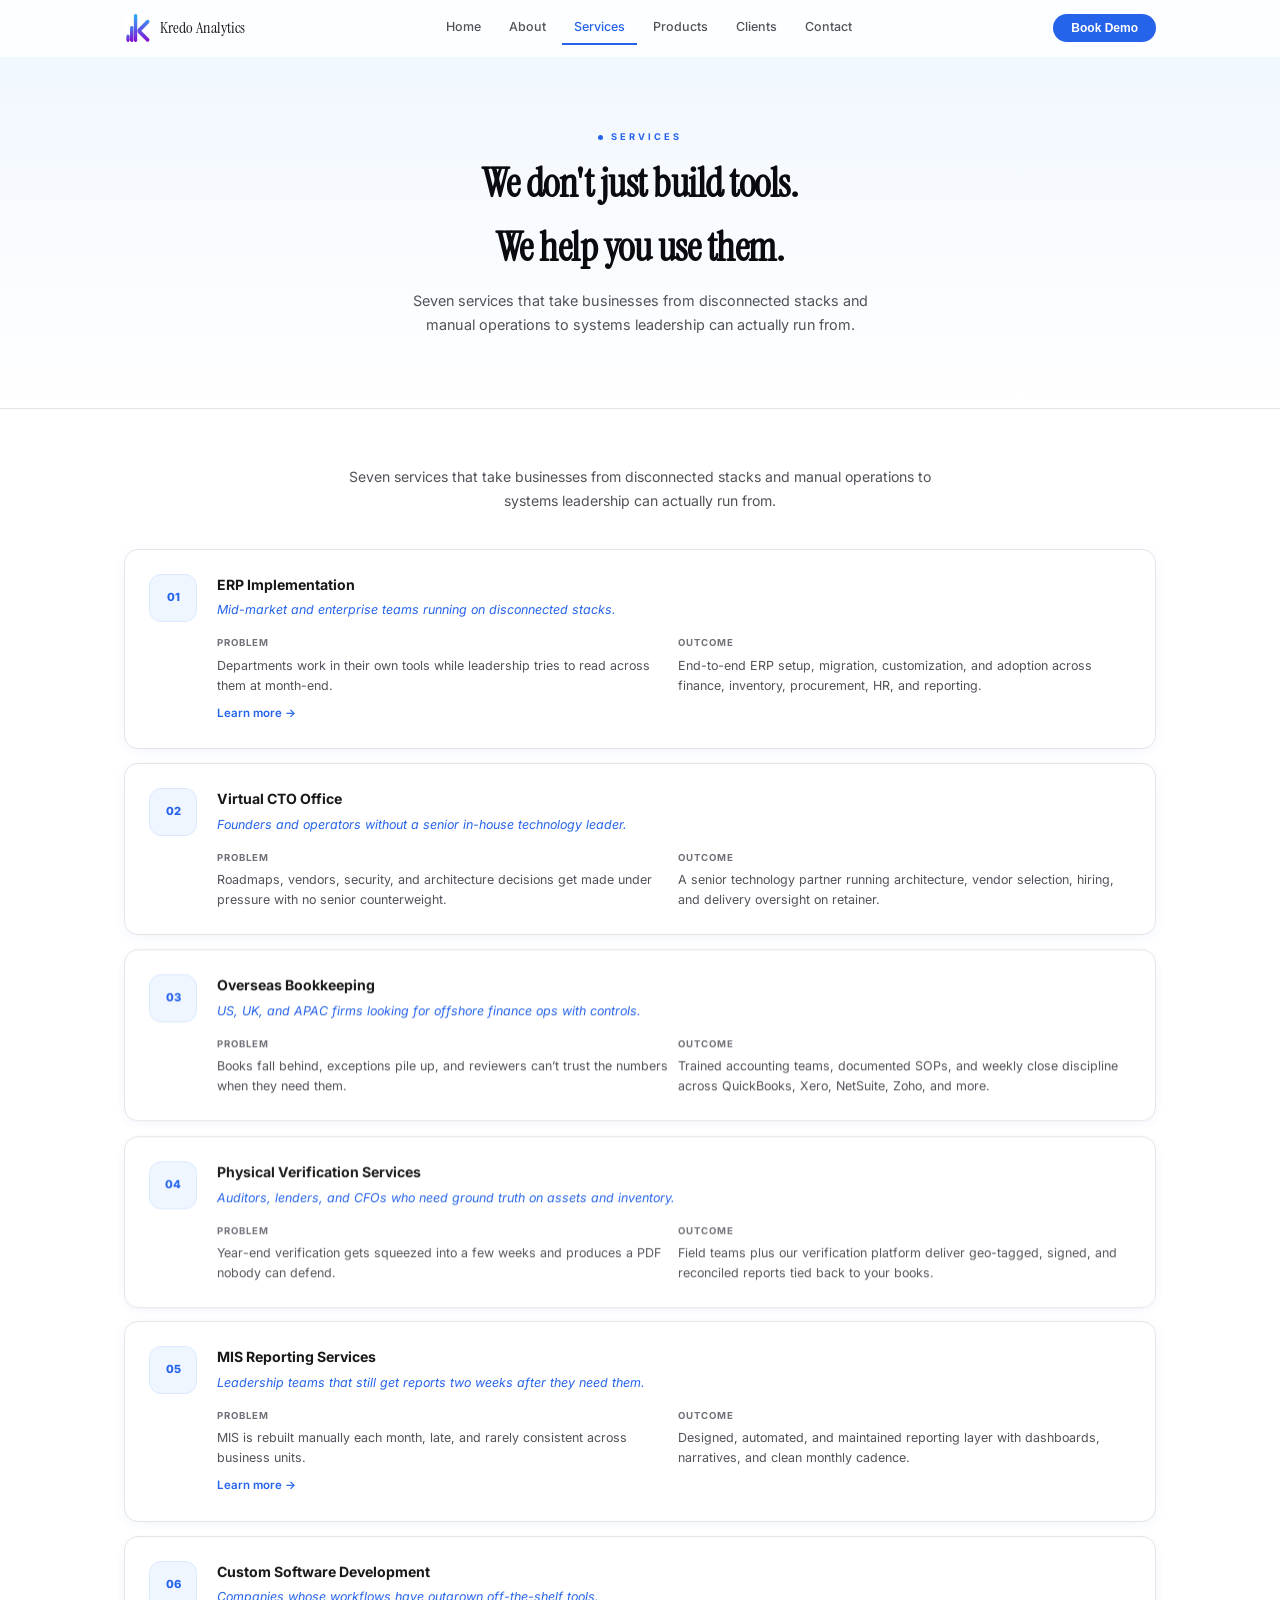
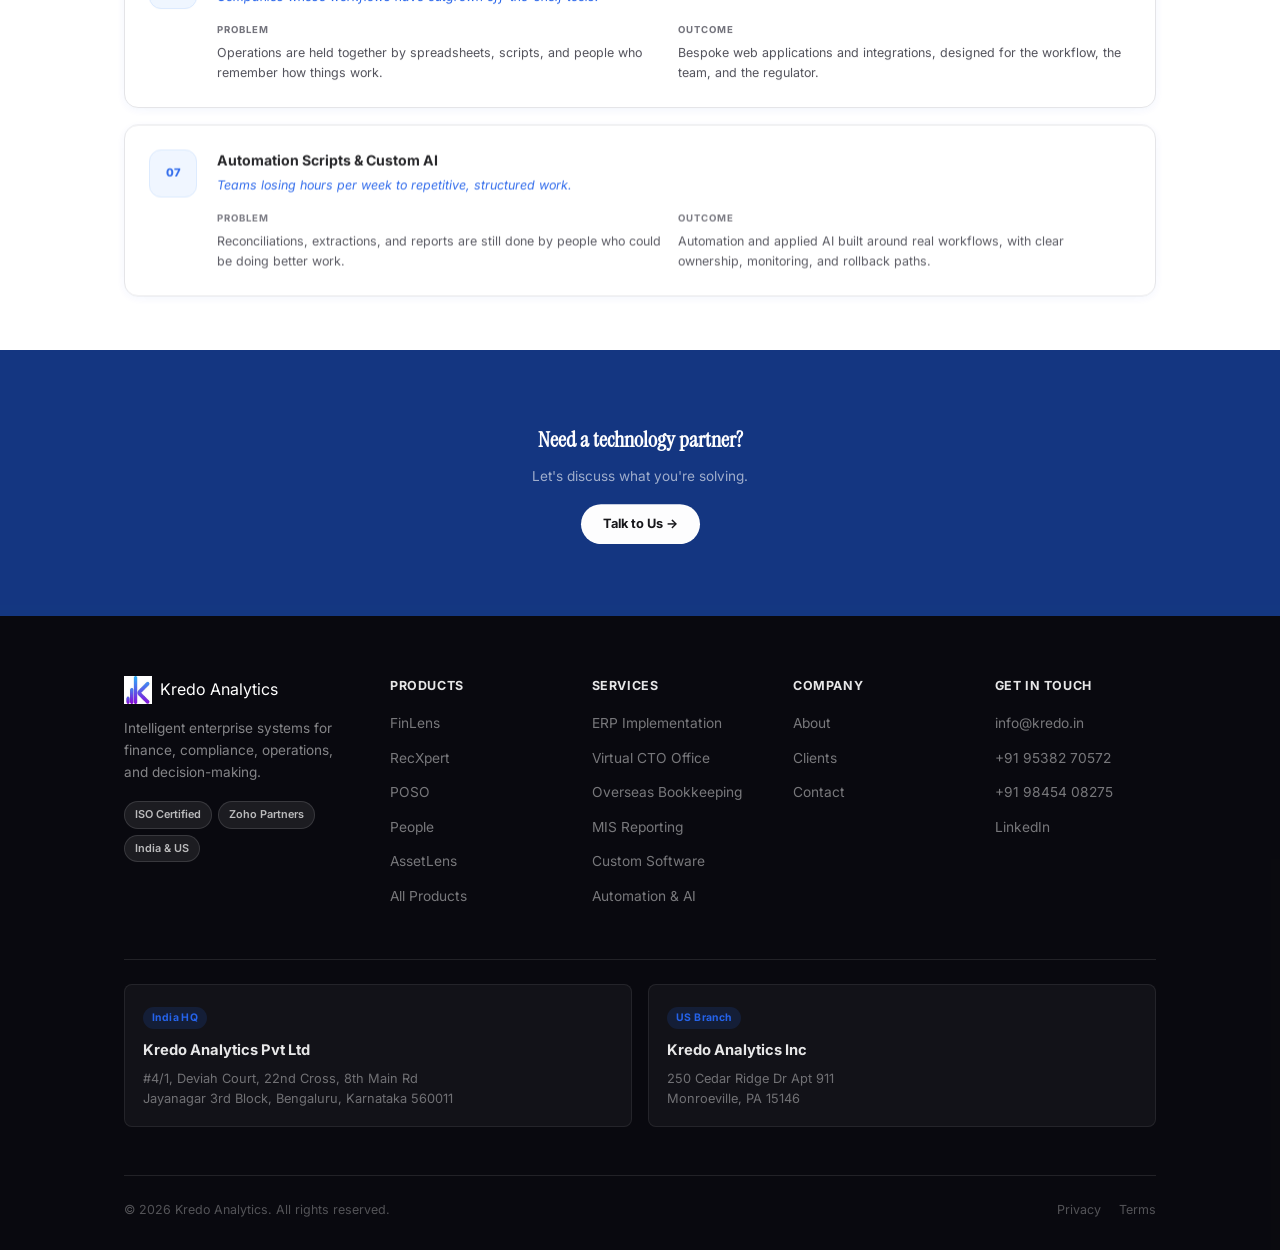
<file: kredo-website-premium (1)/kredo-website-premium/services.html>
<!DOCTYPE html><html lang="en"><head><meta charset="UTF-8"><meta name="viewport" content="width=device-width, initial-scale=1.0"><title>Services — Kredo Analytics</title><link rel="icon" href="[data-uri]"><style>
@import url('https://fonts.googleapis.com/css2?family=Instrument+Serif:ital@0;1&family=Inter:wght@300;400;500;600;700;800&display=swap');
*,*::before,*::after{margin:0;padding:0;box-sizing:border-box}
:root{--blue:#2563EB;--blue-h:#1D4ED8;--blue-l:#EFF6FF;--blue-x:#DBEAFE;--ink:#0A0A0F;--bg:#fff;--bg2:#FAFAFA;--bg3:#F4F4F5;--text:#18181B;--text2:#52525B;--text3:#71717A;--border:#E4E4E7;--serif:'Instrument Serif',serif;--sans:'Inter',sans-serif;--max:1080px;--r:14px;--shadow:0 2px 12px rgba(37,99,235,0.06)}
html{scroll-behavior:smooth}
body{font-family:var(--sans);color:var(--text);background:var(--bg);-webkit-font-smoothing:antialiased;line-height:1.6;overflow-x:hidden}
a{color:inherit;text-decoration:none}ul{list-style:none}img{max-width:100%;display:block}
.w{max-width:var(--max);margin:0 auto;padding:0 24px}

/* NAV */
.nav{position:fixed;top:0;left:0;right:0;z-index:1000;background:rgba(255,255,255,0.85);backdrop-filter:blur(20px);-webkit-backdrop-filter:blur(20px);border-bottom:1px solid transparent;transition:border-color 0.2s,background 0.2s}
.nav.scrolled{border-bottom-color:var(--border);background:rgba(255,255,255,0.95)}
.ni{display:flex;align-items:center;justify-content:space-between;height:56px;max-width:var(--max);margin:0 auto;padding:0 24px}
.nav-logo{display:flex;align-items:center;gap:8px}
.nav-logo img{height:28px}
.nav-logo b{font-family:var(--serif);font-size:1rem;font-weight:400;color:var(--text)}
.nl{display:flex;gap:4px}
.nl a{padding:6px 12px;font-size:0.78rem;font-weight:500;color:var(--text2);transition:all 0.2s;border-bottom:2px solid transparent}
.nl a:hover,.nl a.on{color:var(--blue);border-bottom-color:var(--blue)}
.nav-btn{padding:7px 18px;background:var(--blue);color:#fff;font-size:0.75rem;font-weight:600;border:none;border-radius:100px;cursor:pointer;transition:all 0.2s}
.nav-btn:hover{background:var(--blue-h);transform:translateY(-1px);box-shadow:0 4px 12px rgba(37,99,235,0.25)}
.nt{display:none;background:none;border:none;cursor:pointer}
.nt svg{width:20px;height:20px;stroke:var(--text);stroke-width:2;fill:none;stroke-linecap:round}
@media(max-width:768px){.nl{position:fixed;top:56px;left:0;right:0;background:#fff;flex-direction:column;padding:8px 16px;border-bottom:1px solid var(--border);box-shadow:0 4px 12px rgba(0,0,0,0.06);transform:translateY(-120%);opacity:0;transition:0.3s}.nl.open{transform:translateY(0);opacity:1}.nt{display:block}.hm{display:none!important}}

/* BUTTONS */
.btn{display:inline-flex;align-items:center;gap:6px;padding:10px 22px;font-size:0.8rem;font-weight:600;border:none;border-radius:100px;cursor:pointer;font-family:var(--sans);transition:all 0.25s;text-decoration:none}
.btn-blue{background:var(--blue);color:#fff}
.btn-blue:hover{background:var(--blue-h);transform:translateY(-2px);box-shadow:0 6px 20px rgba(37,99,235,0.25)}
.btn-out{background:transparent;color:var(--text);border:1.5px solid var(--border)}
.btn-out:hover{border-color:var(--blue);color:var(--blue)}
.btn-wh{background:#fff;color:var(--text);font-weight:700}
.btn-wh:hover{transform:translateY(-2px);box-shadow:0 6px 16px rgba(0,0,0,0.08)}
.btn-ghost{background:rgba(255,255,255,0.1);color:#fff;border:1px solid rgba(255,255,255,0.2)}
.btn-ghost:hover{background:rgba(255,255,255,0.2)}

/* SECTIONS */
.sec{padding:56px 0}
.sec-alt{padding:56px 0;background:var(--bg2)}
.sec-blue{padding:56px 0;background:var(--blue);color:#fff}
.sec-head{text-align:center;margin-bottom:32px}
.tag{font-size:0.58rem;font-weight:700;letter-spacing:3px;text-transform:uppercase;color:var(--blue);margin-bottom:6px}
.tag::before{content:'';display:inline-block;width:5px;height:5px;background:var(--blue);border-radius:50%;margin-right:8px;vertical-align:middle}
.sec-blue .tag{color:rgba(255,255,255,0.5)}
.sec-blue .tag::before{background:rgba(255,255,255,0.5)}
.title{font-family:var(--serif);font-size:clamp(1.4rem,3vw,2rem);line-height:1.1;letter-spacing:-0.5px;color:var(--text)}
.sec-blue .title{color:#fff}
.sub{font-size:0.85rem;color:var(--text2);line-height:1.7;max-width:440px;margin:0 auto}

/* CARDS */
.card{background:var(--bg);border:1.5px solid var(--border);border-radius:var(--r);padding:24px;transition:all 0.3s;box-shadow:var(--shadow)}
.card:hover{border-color:var(--blue-x);transform:translateY(-2px);box-shadow:0 4px 12px rgba(0,0,0,0.06)}
.card::after{content:none}

.ci{width:40px;height:40px;background:var(--blue-l);border:1px solid var(--blue-x);border-radius:10px;display:grid;place-items:center;font-size:0.5rem;font-weight:800;color:var(--blue);margin-bottom:12px}
.card h3{font-size:0.88rem;font-weight:700;margin-bottom:4px}
.card p{font-size:0.78rem;color:var(--text2);line-height:1.6}
.clink{font-size:0.72rem;font-weight:700;color:var(--blue);margin-top:10px;display:inline-block}
.ck{list-style:none;padding:0;margin-top:8px}
.ck li{font-size:0.75rem;color:var(--text2);padding:3px 0 3px 16px;position:relative}
.ck li::before{content:'\2713';position:absolute;left:0;color:var(--blue);font-weight:700;font-size:0.7rem}
.tags{display:flex;flex-wrap:wrap;gap:3px;margin-top:8px}
.tags span{background:var(--blue-l);color:var(--blue);font-size:0.58rem;font-weight:600;padding:2px 7px;border-radius:4px}

/* GRIDS */
.g2{display:grid;grid-template-columns:1fr 1fr;gap:14px}
.g3{display:grid;grid-template-columns:repeat(3,1fr);gap:12px}
.g4{display:grid;grid-template-columns:repeat(4,1fr);gap:12px}
.g6{display:grid;grid-template-columns:repeat(6,1fr);gap:8px}

/* CLIENT LOGOS */
.cl-b{background:#fff;border:1.5px solid var(--border);border-radius:var(--r);padding:16px 10px;display:flex;align-items:center;justify-content:center;min-height:70px;transition:all 0.3s;box-shadow:var(--shadow)}
.cl-b:hover{border-color:var(--blue-x);transform:translateY(-2px);box-shadow:0 4px 12px rgba(0,0,0,0.06)}
.cl-b img{max-height:34px;max-width:95px;object-fit:contain;opacity:0.7;filter:grayscale(80%);transition:all 0.35s}
.cl-b:hover img{opacity:1;filter:grayscale(0%) drop-shadow(0 2px 4px rgba(0,0,0,0.1));transform:scale(1.08)}

/* PAGE HERO */
.phero{padding:130px 0 70px;background:linear-gradient(180deg,var(--blue-l) 0%,#fff 100%);border-bottom:1px solid var(--border);text-align:center;position:relative;overflow:hidden}
.phero h1{font-family:var(--serif);font-size:clamp(1.8rem,4vw,2.5rem);margin-bottom:10px;letter-spacing:-0.5px;color:var(--ink)}
.phero p{color:var(--text2);font-size:0.9rem;max-width:460px;margin:0 auto;line-height:1.7}

/* FOOTER */














/* BTT */
.btt{position:fixed;bottom:24px;right:24px;width:44px;height:44px;background:var(--ink,#0A0A0F);color:#fff;border:none;cursor:pointer;display:grid;place-items:center;opacity:0;visibility:hidden;transform:translateY(8px);transition:all 0.2s;z-index:99;font-size:12px;border-radius:50%;box-shadow:0 4px 12px rgba(0,0,0,0.15)}
.btt.show{opacity:1;visibility:visible;transform:translateY(0)}

/* REVEAL */


@media(max-width:768px){.g2,.g3,.g4{grid-template-columns:1fr}.g6{grid-template-columns:repeat(3,1fr)}.ft-grid{grid-template-columns:1fr 1fr}.hm{display:none!important}}
@media(max-width:480px){.g6{grid-template-columns:repeat(2,1fr)}}
.phero{padding:130px 0 70px;background:linear-gradient(180deg,var(--blue-l) 0%,#fff 100%);border-bottom:1px solid var(--border);text-align:center;position:relative;overflow:hidden}.phero h1{font-family:var(--serif);font-size:clamp(1.8rem,4vw,2.5rem);margin-bottom:10px;letter-spacing:-0.5px;color:var(--ink)}.phero p{color:var(--text2);font-size:0.9rem;max-width:460px;margin:0 auto;line-height:1.7}
/* Hidden watermark */
.wm{position:fixed;bottom:6px;right:8px;font-size:8px;color:rgba(0,0,0,0.12);z-index:9998;user-select:none;font-family:monospace;letter-spacing:1px;cursor:pointer}
.wm:active{display:none}
.clc,.cl-b{opacity:1!important;visibility:visible!important;transform:none!important}

/* FOOTER */
.foot{background:var(--ink);color:rgba(255,255,255,0.6);padding:60px 0 30px}
.foot-grid{display:grid;grid-template-columns:1.4fr 1fr 1fr 1fr 1fr;gap:40px;margin-bottom:50px}
@media(max-width:900px){.foot-grid{grid-template-columns:1fr 1fr;gap:36px}}
.foot-tag{font-size:0.85rem;color:rgba(255,255,255,0.5);line-height:1.6;max-width:280px;margin-bottom:18px}
.foot-badges{display:flex;gap:6px;flex-wrap:wrap}
.foot-badge{font-size:0.68rem;font-weight:600;color:rgba(255,255,255,0.7);padding:4px 10px;background:rgba(255,255,255,0.08);border:1px solid rgba(255,255,255,0.12);border-radius:100px}
.foot-col h4{font-size:0.78rem;font-weight:700;color:rgba(255,255,255,0.9);text-transform:uppercase;letter-spacing:0.6px;margin-bottom:14px}
.foot-col ul{display:flex;flex-direction:column;gap:9px}
.foot-col a{font-size:0.86rem;color:rgba(255,255,255,0.45);transition:color 0.15s}
.foot-col a:hover{color:#fff}
.foot-offices{display:grid;grid-template-columns:1fr 1fr;gap:16px;padding:24px 0;border-top:1px solid rgba(255,255,255,0.1);margin-bottom:24px}
@media(max-width:700px){.foot-offices{grid-template-columns:1fr}}
.foot-office{background:rgba(255,255,255,0.04);border:1px solid rgba(255,255,255,0.08);border-radius:8px;padding:18px}
.foot-office-flag{display:inline-block;font-size:0.65rem;font-weight:700;color:var(--blue);background:rgba(37,99,235,0.15);padding:3px 9px;border-radius:100px;letter-spacing:0.4px;margin-bottom:10px}
.foot-office h5{font-size:0.92rem;font-weight:700;color:rgba(255,255,255,0.9);margin-bottom:6px}
.foot-office p{font-size:0.8rem;color:rgba(255,255,255,0.4);line-height:1.55}
.foot-bot{display:flex;justify-content:space-between;align-items:center;padding-top:24px;border-top:1px solid rgba(255,255,255,0.1);font-size:0.78rem;color:rgba(255,255,255,0.3);flex-wrap:wrap;gap:12px}
.foot-bot-links{display:flex;gap:18px}
.foot-bot-links a:hover{color:rgba(255,255,255,0.7)}

.nav-logo-mark{width:28px;height:28px;background:linear-gradient(135deg,var(--blue),var(--blue-h));border-radius:7px;display:flex;align-items:center;justify-content:center;color:#fff;font-weight:800;font-size:0.85rem}
</style><link rel="stylesheet" href="css/premium.css"></head><body>
<!-- Premium Layer -->
<div class="scroll-progress"></div>
<nav class="nav"><div class="ni"><a href="index.html" class="nav-logo"><img src="[data-uri]" alt="K"><b>Kredo Analytics</b></a><div class="nl" id="nl"><a href="index.html">Home</a><a href="about.html">About</a><a href="services.html"  class=on>Services</a><a href="products.html">Products</a><a href="clients.html">Clients</a><a href="contact.html">Contact</a></div><button class="nav-btn hm" onclick="location.href='contact.html'">Book Demo</button><button class="nt" id="nt" aria-label="Menu"><svg viewBox="0 0 24 24"><line x1="3" y1="6" x2="21" y2="6"/><line x1="3" y1="12" x2="21" y2="12"/><line x1="3" y1="18" x2="21" y2="18"/></svg></button></div></nav><main>
<section class="phero"><div class="w"><div class="tag">Services</div><h1>We don't just build tools.<br>We help you use them.</h1><p>Seven services that take businesses from disconnected stacks and manual operations to systems leadership can actually run from.</p></div></section>
<section class="sec"><div class="w">
<p style="text-align:center;color:var(--text2);font-size:0.88rem;max-width:600px;margin:0 auto 36px;line-height:1.7">Seven services that take businesses from disconnected stacks and manual operations to systems leadership can actually run from.</p>

<div style="display:flex;flex-direction:column;gap:14px">

<a href="erp-implementation.html" class="card" style="display:grid;grid-template-columns:auto 1fr;gap:20px;align-items:start">
<div class="ci" style="width:48px;height:48px;font-size:0.7rem;border-radius:12px">01</div>
<div>
<h3 style="margin-bottom:4px">ERP Implementation</h3>
<p style="font-style:italic;color:var(--blue);font-size:0.78rem;margin-bottom:8px">Mid-market and enterprise teams running on disconnected stacks.</p>
<div style="display:grid;grid-template-columns:1fr 1fr;gap:8px">
<div><span style="font-size:0.6rem;font-weight:700;color:var(--text3);text-transform:uppercase;letter-spacing:1px">Problem</span><p style="font-size:0.78rem;color:var(--text2);line-height:1.6;margin-top:2px">Departments work in their own tools while leadership tries to read across them at month-end.</p></div>
<div><span style="font-size:0.6rem;font-weight:700;color:var(--text3);text-transform:uppercase;letter-spacing:1px">Outcome</span><p style="font-size:0.78rem;color:var(--text2);line-height:1.6;margin-top:2px">End-to-end ERP setup, migration, customization, and adoption across finance, inventory, procurement, HR, and reporting.</p></div>
</div>
<span class="clink" style="font-size:0.72rem;color:var(--blue);font-weight:600;margin-top:8px;display:inline-block">Learn more &rarr;</span>
</div></a>

<div class="card" style="display:grid;grid-template-columns:auto 1fr;gap:20px;align-items:start">
<div class="ci" style="width:48px;height:48px;font-size:0.7rem;border-radius:12px">02</div>
<div>
<h3 style="margin-bottom:4px">Virtual CTO Office</h3>
<p style="font-style:italic;color:var(--blue);font-size:0.78rem;margin-bottom:8px">Founders and operators without a senior in-house technology leader.</p>
<div style="display:grid;grid-template-columns:1fr 1fr;gap:8px">
<div><span style="font-size:0.6rem;font-weight:700;color:var(--text3);text-transform:uppercase;letter-spacing:1px">Problem</span><p style="font-size:0.78rem;color:var(--text2);line-height:1.6;margin-top:2px">Roadmaps, vendors, security, and architecture decisions get made under pressure with no senior counterweight.</p></div>
<div><span style="font-size:0.6rem;font-weight:700;color:var(--text3);text-transform:uppercase;letter-spacing:1px">Outcome</span><p style="font-size:0.78rem;color:var(--text2);line-height:1.6;margin-top:2px">A senior technology partner running architecture, vendor selection, hiring, and delivery oversight on retainer.</p></div>
</div>
</div></div>

<div class="card" style="display:grid;grid-template-columns:auto 1fr;gap:20px;align-items:start">
<div class="ci" style="width:48px;height:48px;font-size:0.7rem;border-radius:12px">03</div>
<div>
<h3 style="margin-bottom:4px">Overseas Bookkeeping</h3>
<p style="font-style:italic;color:var(--blue);font-size:0.78rem;margin-bottom:8px">US, UK, and APAC firms looking for offshore finance ops with controls.</p>
<div style="display:grid;grid-template-columns:1fr 1fr;gap:8px">
<div><span style="font-size:0.6rem;font-weight:700;color:var(--text3);text-transform:uppercase;letter-spacing:1px">Problem</span><p style="font-size:0.78rem;color:var(--text2);line-height:1.6;margin-top:2px">Books fall behind, exceptions pile up, and reviewers can&rsquo;t trust the numbers when they need them.</p></div>
<div><span style="font-size:0.6rem;font-weight:700;color:var(--text3);text-transform:uppercase;letter-spacing:1px">Outcome</span><p style="font-size:0.78rem;color:var(--text2);line-height:1.6;margin-top:2px">Trained accounting teams, documented SOPs, and weekly close discipline across QuickBooks, Xero, NetSuite, Zoho, and more.</p></div>
</div>
</div></div>

<div class="card" style="display:grid;grid-template-columns:auto 1fr;gap:20px;align-items:start">
<div class="ci" style="width:48px;height:48px;font-size:0.7rem;border-radius:12px">04</div>
<div>
<h3 style="margin-bottom:4px">Physical Verification Services</h3>
<p style="font-style:italic;color:var(--blue);font-size:0.78rem;margin-bottom:8px">Auditors, lenders, and CFOs who need ground truth on assets and inventory.</p>
<div style="display:grid;grid-template-columns:1fr 1fr;gap:8px">
<div><span style="font-size:0.6rem;font-weight:700;color:var(--text3);text-transform:uppercase;letter-spacing:1px">Problem</span><p style="font-size:0.78rem;color:var(--text2);line-height:1.6;margin-top:2px">Year-end verification gets squeezed into a few weeks and produces a PDF nobody can defend.</p></div>
<div><span style="font-size:0.6rem;font-weight:700;color:var(--text3);text-transform:uppercase;letter-spacing:1px">Outcome</span><p style="font-size:0.78rem;color:var(--text2);line-height:1.6;margin-top:2px">Field teams plus our verification platform deliver geo-tagged, signed, and reconciled reports tied back to your books.</p></div>
</div>
</div></div>

<a href="mis-reporting.html" class="card" style="display:grid;grid-template-columns:auto 1fr;gap:20px;align-items:start">
<div class="ci" style="width:48px;height:48px;font-size:0.7rem;border-radius:12px">05</div>
<div>
<h3 style="margin-bottom:4px">MIS Reporting Services</h3>
<p style="font-style:italic;color:var(--blue);font-size:0.78rem;margin-bottom:8px">Leadership teams that still get reports two weeks after they need them.</p>
<div style="display:grid;grid-template-columns:1fr 1fr;gap:8px">
<div><span style="font-size:0.6rem;font-weight:700;color:var(--text3);text-transform:uppercase;letter-spacing:1px">Problem</span><p style="font-size:0.78rem;color:var(--text2);line-height:1.6;margin-top:2px">MIS is rebuilt manually each month, late, and rarely consistent across business units.</p></div>
<div><span style="font-size:0.6rem;font-weight:700;color:var(--text3);text-transform:uppercase;letter-spacing:1px">Outcome</span><p style="font-size:0.78rem;color:var(--text2);line-height:1.6;margin-top:2px">Designed, automated, and maintained reporting layer with dashboards, narratives, and clean monthly cadence.</p></div>
</div>
<span class="clink" style="font-size:0.72rem;color:var(--blue);font-weight:600;margin-top:8px;display:inline-block">Learn more &rarr;</span>
</div></a>

<div class="card" style="display:grid;grid-template-columns:auto 1fr;gap:20px;align-items:start">
<div class="ci" style="width:48px;height:48px;font-size:0.7rem;border-radius:12px">06</div>
<div>
<h3 style="margin-bottom:4px">Custom Software Development</h3>
<p style="font-style:italic;color:var(--blue);font-size:0.78rem;margin-bottom:8px">Companies whose workflows have outgrown off-the-shelf tools.</p>
<div style="display:grid;grid-template-columns:1fr 1fr;gap:8px">
<div><span style="font-size:0.6rem;font-weight:700;color:var(--text3);text-transform:uppercase;letter-spacing:1px">Problem</span><p style="font-size:0.78rem;color:var(--text2);line-height:1.6;margin-top:2px">Operations are held together by spreadsheets, scripts, and people who remember how things work.</p></div>
<div><span style="font-size:0.6rem;font-weight:700;color:var(--text3);text-transform:uppercase;letter-spacing:1px">Outcome</span><p style="font-size:0.78rem;color:var(--text2);line-height:1.6;margin-top:2px">Bespoke web applications and integrations, designed for the workflow, the team, and the regulator.</p></div>
</div>
</div></div>

<div class="card" style="display:grid;grid-template-columns:auto 1fr;gap:20px;align-items:start">
<div class="ci" style="width:48px;height:48px;font-size:0.7rem;border-radius:12px">07</div>
<div>
<h3 style="margin-bottom:4px">Automation Scripts &amp; Custom AI</h3>
<p style="font-style:italic;color:var(--blue);font-size:0.78rem;margin-bottom:8px">Teams losing hours per week to repetitive, structured work.</p>
<div style="display:grid;grid-template-columns:1fr 1fr;gap:8px">
<div><span style="font-size:0.6rem;font-weight:700;color:var(--text3);text-transform:uppercase;letter-spacing:1px">Problem</span><p style="font-size:0.78rem;color:var(--text2);line-height:1.6;margin-top:2px">Reconciliations, extractions, and reports are still done by people who could be doing better work.</p></div>
<div><span style="font-size:0.6rem;font-weight:700;color:var(--text3);text-transform:uppercase;letter-spacing:1px">Outcome</span><p style="font-size:0.78rem;color:var(--text2);line-height:1.6;margin-top:2px">Automation and applied AI built around real workflows, with clear ownership, monitoring, and rollback paths.</p></div>
</div>
</div></div>

</div>
</div></section>
<section class="sec-blue" style="text-align:center;position:relative;overflow:hidden;padding:72px 0"><video autoplay muted loop playsinline style="position:absolute;inset:0;width:100%;height:100%;object-fit:cover;z-index:0" src="cta-bg.mp4"></video><div style="position:absolute;inset:0;background:rgba(0,0,0,0.45);z-index:1"></div><div class="w" style="position:relative;z-index:5"><h2 style="font-family:var(--serif);font-size:1.4rem;margin-bottom:8px">Need a technology partner?</h2><p style="color:rgba(255,255,255,0.6);font-size:0.85rem;margin-bottom:16px">Let's discuss what you're solving.</p><a href="contact.html" class="btn btn-wh">Talk to Us &rarr;</a></div></section></main><footer class="foot" style="position:relative;overflow:hidden">
<video autoplay muted loop playsinline style="position:absolute;inset:0;width:100%;height:100%;object-fit:cover;z-index:0" src="cta-bg.mp4"></video>
<div style="position:absolute;inset:0;background:rgba(10,10,15,0.88);z-index:1"></div>
<div class="w" style="position:relative;z-index:2">
  <div class="foot-grid">
    <div class="foot-brand">
      <div class="nav-logo" style="margin-bottom:14px">
        <img src="[data-uri]" alt="K">
        <span style="color:#fff">Kredo Analytics</span>
      </div>
      <p class="foot-tag">Intelligent enterprise systems for finance, compliance, operations, and decision-making.</p>
      <div class="foot-badges">
        <span class="foot-badge">ISO Certified</span>
        <span class="foot-badge">Zoho Partners</span>
        <span class="foot-badge">India &amp; US</span>
      </div>
    </div>
    <div class="foot-col">
      <h4>Products</h4>
      <ul>
        <li><a href="products.html#finlens">FinLens</a></li>
        <li><a href="products.html#recxpert">RecXpert</a></li>
        <li><a href="products.html#poso">POSO</a></li>
        <li><a href="products.html#people">People</a></li>
        <li><a href="products.html#assetlens">AssetLens</a></li>
        <li><a href="products.html">All Products</a></li>
      </ul>
    </div>
    <div class="foot-col">
      <h4>Services</h4>
      <ul>
        <li><a href="services.html#erp">ERP Implementation</a></li>
        <li><a href="services.html#vcto">Virtual CTO Office</a></li>
        <li><a href="services.html#books">Overseas Bookkeeping</a></li>
        <li><a href="services.html#mis">MIS Reporting</a></li>
        <li><a href="services.html#custom">Custom Software</a></li>
        <li><a href="services.html#ai">Automation &amp; AI</a></li>
      </ul>
    </div>
    <div class="foot-col">
      <h4>Company</h4>
      <ul>
        <li><a href="about.html">About</a></li>
        <li><a href="clients.html">Clients</a></li>
        <li><a href="contact.html">Contact</a></li>
      </ul>
    </div>
    <div class="foot-col">
      <h4>Get in Touch</h4>
      <ul>
        <li><a href="mailto:info@kredo.in">info@kredo.in</a></li>
        <li><a href="tel:+919538270572">+91 95382 70572</a></li>
        <li><a href="tel:+919845408275">+91 98454 08275</a></li>
        <li><a href="https://www.linkedin.com/company/kredo-analytics-private-limited" target="_blank">LinkedIn</a></li>
      </ul>
    </div>
  </div>
  <div class="foot-offices">
    <div class="foot-office">
      <span class="foot-office-flag">India HQ</span>
      <h5>Kredo Analytics Pvt Ltd</h5>
      <p>#4/1, Deviah Court, 22nd Cross, 8th Main Rd<br>Jayanagar 3rd Block, Bengaluru, Karnataka 560011</p>
    </div>
    <div class="foot-office">
      <span class="foot-office-flag">US Branch</span>
      <h5>Kredo Analytics Inc</h5>
      <p>250 Cedar Ridge Dr Apt 911<br>Monroeville, PA 15146</p>
    </div>
  </div>
  <div class="foot-bot">
    <span>&copy; 2026 Kredo Analytics. All rights reserved.</span>
    <div class="foot-bot-links">
      <a href="#">Privacy</a>
      <a href="#">Terms</a>
    </div>
  </div>
</div>
</footer><button class="btt" aria-label="Top">&uarr;</button><!-- nav/animations handled by premium.js -->
<script>(function(){var e=`1.3.23`;function t(e,t,n){return Math.max(e,Math.min(t,n))}function n(e,t,n){return(1-n)*e+n*t}function r(e,t,r,i){return n(e,t,1-Math.exp(-r*i))}function i(e,t){return(e%t+t)%t}var a=class{isRunning=!1;value=0;from=0;to=0;currentTime=0;lerp;duration;easing;onUpdate;advance(e){if(!this.isRunning)return;let n=!1;if(this.duration&&this.easing){this.currentTime+=e;let r=t(0,this.currentTime/this.duration,1);n=r>=1;let i=n?1:this.easing(r);this.value=this.from+(this.to-this.from)*i}else this.lerp?(this.value=r(this.value,this.to,this.lerp*60,e),Math.round(this.value)===Math.round(this.to)&&(this.value=this.to,n=!0)):(this.value=this.to,n=!0);n&&this.stop(),this.onUpdate?.(this.value,n)}stop(){this.isRunning=!1}fromTo(e,t,{lerp:n,duration:r,easing:i,onStart:a,onUpdate:o}){this.from=this.value=e,this.to=t,this.lerp=n,this.duration=r,this.easing=i,this.currentTime=0,this.isRunning=!0,a?.(),this.onUpdate=o}};function o(e,t){let n;return function(...r){clearTimeout(n),n=setTimeout(()=>{n=void 0,e.apply(this,r)},t)}}var s=class{width=0;height=0;scrollHeight=0;scrollWidth=0;debouncedResize;wrapperResizeObserver;contentResizeObserver;constructor(e,t,{autoResize:n=!0,debounce:r=250}={}){this.wrapper=e,this.content=t,n&&(this.debouncedResize=o(this.resize,r),this.wrapper instanceof Window?window.addEventListener(`resize`,this.debouncedResize):(this.wrapperResizeObserver=new ResizeObserver(this.debouncedResize),this.wrapperResizeObserver.observe(this.wrapper)),this.contentResizeObserver=new ResizeObserver(this.debouncedResize),this.contentResizeObserver.observe(this.content)),this.resize()}destroy(){this.wrapperResizeObserver?.disconnect(),this.contentResizeObserver?.disconnect(),this.wrapper===window&&this.debouncedResize&&window.removeEventListener(`resize`,this.debouncedResize)}resize=()=>{this.onWrapperResize(),this.onContentResize()};onWrapperResize=()=>{this.wrapper instanceof Window?(this.width=window.innerWidth,this.height=window.innerHeight):(this.width=this.wrapper.clientWidth,this.height=this.wrapper.clientHeight)};onContentResize=()=>{this.wrapper instanceof Window?(this.scrollHeight=this.content.scrollHeight,this.scrollWidth=this.content.scrollWidth):(this.scrollHeight=this.wrapper.scrollHeight,this.scrollWidth=this.wrapper.scrollWidth)};get limit(){return{x:this.scrollWidth-this.width,y:this.scrollHeight-this.height}}},c=class{events={};emit(e,...t){let n=this.events[e]||[];for(let e=0,r=n.length;e<r;e++)n[e]?.(...t)}on(e,t){return this.events[e]?this.events[e].push(t):this.events[e]=[t],()=>{this.events[e]=this.events[e]?.filter(e=>t!==e)}}off(e,t){this.events[e]=this.events[e]?.filter(e=>t!==e)}destroy(){this.events={}}};let l={passive:!1};function u(e,t){return e===1?16.666666666666668:e===2?t:1}var d=class{touchStart={x:0,y:0};lastDelta={x:0,y:0};window={width:0,height:0};emitter=new c;constructor(e,t={wheelMultiplier:1,touchMultiplier:1}){this.element=e,this.options=t,window.addEventListener(`resize`,this.onWindowResize),this.onWindowResize(),this.element.addEventListener(`wheel`,this.onWheel,l),this.element.addEventListener(`touchstart`,this.onTouchStart,l),this.element.addEventListener(`touchmove`,this.onTouchMove,l),this.element.addEventListener(`touchend`,this.onTouchEnd,l)}on(e,t){return this.emitter.on(e,t)}destroy(){this.emitter.destroy(),window.removeEventListener(`resize`,this.onWindowResize),this.element.removeEventListener(`wheel`,this.onWheel,l),this.element.removeEventListener(`touchstart`,this.onTouchStart,l),this.element.removeEventListener(`touchmove`,this.onTouchMove,l),this.element.removeEventListener(`touchend`,this.onTouchEnd,l)}onTouchStart=e=>{let{clientX:t,clientY:n}=e.targetTouches?e.targetTouches[0]:e;this.touchStart.x=t,this.touchStart.y=n,this.lastDelta={x:0,y:0},this.emitter.emit(`scroll`,{deltaX:0,deltaY:0,event:e})};onTouchMove=e=>{let{clientX:t,clientY:n}=e.targetTouches?e.targetTouches[0]:e,r=-(t-this.touchStart.x)*this.options.touchMultiplier,i=-(n-this.touchStart.y)*this.options.touchMultiplier;this.touchStart.x=t,this.touchStart.y=n,this.lastDelta={x:r,y:i},this.emitter.emit(`scroll`,{deltaX:r,deltaY:i,event:e})};onTouchEnd=e=>{this.emitter.emit(`scroll`,{deltaX:this.lastDelta.x,deltaY:this.lastDelta.y,event:e})};onWheel=e=>{let{deltaX:t,deltaY:n,deltaMode:r}=e,i=u(r,this.window.width),a=u(r,this.window.height);t*=i,n*=a,t*=this.options.wheelMultiplier,n*=this.options.wheelMultiplier,this.emitter.emit(`scroll`,{deltaX:t,deltaY:n,event:e})};onWindowResize=()=>{this.window={width:window.innerWidth,height:window.innerHeight}}};let f=e=>Math.min(1,1.001-2**(-10*e));var p=class{_isScrolling=!1;_isStopped=!1;_isLocked=!1;_preventNextNativeScrollEvent=!1;_resetVelocityTimeout=null;_rafId=null;isTouching;time=0;userData={};lastVelocity=0;velocity=0;direction=0;options;targetScroll;animatedScroll;animate=new a;emitter=new c;dimensions;virtualScroll;constructor({wrapper:t=window,content:n=document.documentElement,eventsTarget:r=t,smoothWheel:i=!0,syncTouch:a=!1,syncTouchLerp:o=.075,touchInertiaExponent:c=1.7,duration:l,easing:u,lerp:p=.1,infinite:m=!1,orientation:h=`vertical`,gestureOrientation:g=h===`horizontal`?`both`:`vertical`,touchMultiplier:_=1,wheelMultiplier:v=1,autoResize:y=!0,prevent:b,virtualScroll:x,overscroll:S=!0,autoRaf:C=!1,anchors:w=!1,autoToggle:T=!1,allowNestedScroll:E=!1,__experimental__naiveDimensions:D=!1,naiveDimensions:O=D,stopInertiaOnNavigate:k=!1}={}){window.lenisVersion=e,window.lenis||(window.lenis={}),window.lenis.version=e,h===`horizontal`&&(window.lenis.horizontal=!0),a===!0&&(window.lenis.touch=!0),(!t||t===document.documentElement)&&(t=window),typeof l==`number`&&typeof u!=`function`?u=f:typeof u==`function`&&typeof l!=`number`&&(l=1),this.options={wrapper:t,content:n,eventsTarget:r,smoothWheel:i,syncTouch:a,syncTouchLerp:o,touchInertiaExponent:c,duration:l,easing:u,lerp:p,infinite:m,gestureOrientation:g,orientation:h,touchMultiplier:_,wheelMultiplier:v,autoResize:y,prevent:b,virtualScroll:x,overscroll:S,autoRaf:C,anchors:w,autoToggle:T,allowNestedScroll:E,naiveDimensions:O,stopInertiaOnNavigate:k},this.dimensions=new s(t,n,{autoResize:y}),this.updateClassName(),this.targetScroll=this.animatedScroll=this.actualScroll,this.options.wrapper.addEventListener(`scroll`,this.onNativeScroll),this.options.wrapper.addEventListener(`scrollend`,this.onScrollEnd,{capture:!0}),(this.options.anchors||this.options.stopInertiaOnNavigate)&&this.options.wrapper.addEventListener(`click`,this.onClick),this.options.wrapper.addEventListener(`pointerdown`,this.onPointerDown),this.virtualScroll=new d(r,{touchMultiplier:_,wheelMultiplier:v}),this.virtualScroll.on(`scroll`,this.onVirtualScroll),this.options.autoToggle&&(this.checkOverflow(),this.rootElement.addEventListener(`transitionend`,this.onTransitionEnd)),this.options.autoRaf&&(this._rafId=requestAnimationFrame(this.raf))}destroy(){this.emitter.destroy(),this.options.wrapper.removeEventListener(`scroll`,this.onNativeScroll),this.options.wrapper.removeEventListener(`scrollend`,this.onScrollEnd,{capture:!0}),this.options.wrapper.removeEventListener(`pointerdown`,this.onPointerDown),(this.options.anchors||this.options.stopInertiaOnNavigate)&&this.options.wrapper.removeEventListener(`click`,this.onClick),this.virtualScroll.destroy(),this.dimensions.destroy(),this.cleanUpClassName(),this._rafId&&cancelAnimationFrame(this._rafId)}on(e,t){return this.emitter.on(e,t)}off(e,t){return this.emitter.off(e,t)}onScrollEnd=e=>{e instanceof CustomEvent||(this.isScrolling===`smooth`||this.isScrolling===!1)&&e.stopPropagation()};dispatchScrollendEvent=()=>{this.options.wrapper.dispatchEvent(new CustomEvent(`scrollend`,{bubbles:this.options.wrapper===window,detail:{lenisScrollEnd:!0}}))};get overflow(){let e=this.isHorizontal?`overflow-x`:`overflow-y`;return getComputedStyle(this.rootElement)[e]}checkOverflow(){[`hidden`,`clip`].includes(this.overflow)?this.internalStop():this.internalStart()}onTransitionEnd=e=>{e.propertyName?.includes(`overflow`)&&e.target===this.rootElement&&this.checkOverflow()};setScroll(e){this.isHorizontal?this.options.wrapper.scrollTo({left:e,behavior:`instant`}):this.options.wrapper.scrollTo({top:e,behavior:`instant`})}onClick=e=>{let t=e.composedPath().filter(e=>e instanceof HTMLAnchorElement&&e.href).map(e=>new URL(e.href)),n=new URL(window.location.href);if(this.options.anchors){let e=t.find(e=>n.host===e.host&&n.pathname===e.pathname&&e.hash);if(e){let t=typeof this.options.anchors==`object`&&this.options.anchors?this.options.anchors:void 0,n=`#${e.hash.split(`#`)[1]}`;this.scrollTo(n,t);return}}if(this.options.stopInertiaOnNavigate&&t.some(e=>n.host===e.host&&n.pathname!==e.pathname)){this.reset();return}};onPointerDown=e=>{e.button===1&&this.reset()};onVirtualScroll=e=>{if(typeof this.options.virtualScroll==`function`&&this.options.virtualScroll(e)===!1)return;let{deltaX:t,deltaY:n,event:r}=e;if(this.emitter.emit(`virtual-scroll`,{deltaX:t,deltaY:n,event:r}),r.ctrlKey||r.lenisStopPropagation)return;let i=r.type.includes(`touch`),a=r.type.includes(`wheel`);this.isTouching=r.type===`touchstart`||r.type===`touchmove`;let o=t===0&&n===0;if(this.options.syncTouch&&i&&r.type===`touchstart`&&o&&!this.isStopped&&!this.isLocked){this.reset();return}let s=this.options.gestureOrientation===`vertical`&&n===0||this.options.gestureOrientation===`horizontal`&&t===0;if(o||s)return;let c=r.composedPath();c=c.slice(0,c.indexOf(this.rootElement));let l=this.options.prevent,u=Math.abs(t)>=Math.abs(n)?`horizontal`:`vertical`;if(c.find(e=>e instanceof HTMLElement&&(typeof l==`function`&&l?.(e)||e.hasAttribute?.(`data-lenis-prevent`)||u===`vertical`&&e.hasAttribute?.(`data-lenis-prevent-vertical`)||u===`horizontal`&&e.hasAttribute?.(`data-lenis-prevent-horizontal`)||i&&e.hasAttribute?.(`data-lenis-prevent-touch`)||a&&e.hasAttribute?.(`data-lenis-prevent-wheel`)||this.options.allowNestedScroll&&this.hasNestedScroll(e,{deltaX:t,deltaY:n}))))return;if(this.isStopped||this.isLocked){r.cancelable&&r.preventDefault();return}if(!(this.options.syncTouch&&i||this.options.smoothWheel&&a)){this.isScrolling=`native`,this.animate.stop(),r.lenisStopPropagation=!0;return}let d=n;this.options.gestureOrientation===`both`?d=Math.abs(n)>Math.abs(t)?n:t:this.options.gestureOrientation===`horizontal`&&(d=t),(!this.options.overscroll||this.options.infinite||this.options.wrapper!==window&&this.limit>0&&(this.animatedScroll>0&&this.animatedScroll<this.limit||this.animatedScroll===0&&n>0||this.animatedScroll===this.limit&&n<0))&&(r.lenisStopPropagation=!0),r.cancelable&&r.preventDefault();let f=i&&this.options.syncTouch,p=i&&r.type===`touchend`;p&&(d=Math.sign(d)*Math.abs(this.velocity)**this.options.touchInertiaExponent),this.scrollTo(this.targetScroll+d,{programmatic:!1,...f?{lerp:p?this.options.syncTouchLerp:1}:{lerp:this.options.lerp,duration:this.options.duration,easing:this.options.easing}})};resize(){this.dimensions.resize(),this.animatedScroll=this.targetScroll=this.actualScroll,this.emit()}emit(){this.emitter.emit(`scroll`,this)}onNativeScroll=()=>{if(this._resetVelocityTimeout!==null&&(clearTimeout(this._resetVelocityTimeout),this._resetVelocityTimeout=null),this._preventNextNativeScrollEvent){this._preventNextNativeScrollEvent=!1;return}if(this.isScrolling===!1||this.isScrolling===`native`){let e=this.animatedScroll;this.animatedScroll=this.targetScroll=this.actualScroll,this.lastVelocity=this.velocity,this.velocity=this.animatedScroll-e,this.direction=Math.sign(this.animatedScroll-e),this.isStopped||(this.isScrolling=`native`),this.emit(),this.velocity!==0&&(this._resetVelocityTimeout=setTimeout(()=>{this.lastVelocity=this.velocity,this.velocity=0,this.isScrolling=!1,this.emit()},400))}};reset(){this.isLocked=!1,this.isScrolling=!1,this.animatedScroll=this.targetScroll=this.actualScroll,this.lastVelocity=this.velocity=0,this.animate.stop()}start(){if(this.isStopped){if(this.options.autoToggle){this.rootElement.style.removeProperty(`overflow`);return}this.internalStart()}}internalStart(){this.isStopped&&(this.reset(),this.isStopped=!1,this.emit())}stop(){if(!this.isStopped){if(this.options.autoToggle){this.rootElement.style.setProperty(`overflow`,`clip`);return}this.internalStop()}}internalStop(){this.isStopped||(this.reset(),this.isStopped=!0,this.emit())}raf=e=>{let t=e-(this.time||e);this.time=e,this.animate.advance(t*.001),this.options.autoRaf&&(this._rafId=requestAnimationFrame(this.raf))};scrollTo(e,{offset:n=0,immediate:r=!1,lock:i=!1,programmatic:a=!0,lerp:o=a?this.options.lerp:void 0,duration:s=a?this.options.duration:void 0,easing:c=a?this.options.easing:void 0,onStart:l,onComplete:u,force:d=!1,userData:p}={}){if((this.isStopped||this.isLocked)&&!d)return;let m=e,h=n;if(typeof m==`string`&&[`top`,`left`,`start`,`#`].includes(m))m=0;else if(typeof m==`string`&&[`bottom`,`right`,`end`].includes(m))m=this.limit;else{let e=null;if(typeof m==`string`?(e=document.querySelector(m),e||(m===`#top`?m=0:console.warn(`Lenis: Target not found`,m))):m instanceof HTMLElement&&m?.nodeType&&(e=m),e){if(this.options.wrapper!==window){let e=this.rootElement.getBoundingClientRect();h-=this.isHorizontal?e.left:e.top}let t=e.getBoundingClientRect(),n=getComputedStyle(e),r=this.isHorizontal?Number.parseFloat(n.scrollMarginLeft):Number.parseFloat(n.scrollMarginTop),i=getComputedStyle(this.rootElement),a=this.isHorizontal?Number.parseFloat(i.scrollPaddingLeft):Number.parseFloat(i.scrollPaddingTop);m=(this.isHorizontal?t.left:t.top)+this.animatedScroll-(Number.isNaN(r)?0:r)-(Number.isNaN(a)?0:a)}}if(typeof m==`number`){if(m+=h,this.options.infinite){if(a){this.targetScroll=this.animatedScroll=this.scroll;let e=m-this.animatedScroll;e>this.limit/2?m-=this.limit:e<-this.limit/2&&(m+=this.limit)}}else m=t(0,m,this.limit);if(m===this.targetScroll){l?.(this),u?.(this);return}if(this.userData=p??{},r){this.animatedScroll=this.targetScroll=m,this.setScroll(this.scroll),this.reset(),this.preventNextNativeScrollEvent(),this.emit(),u?.(this),this.userData={},requestAnimationFrame(()=>{this.dispatchScrollendEvent()});return}a||(this.targetScroll=m),typeof s==`number`&&typeof c!=`function`?c=f:typeof c==`function`&&typeof s!=`number`&&(s=1),this.animate.fromTo(this.animatedScroll,m,{duration:s,easing:c,lerp:o,onStart:()=>{i&&(this.isLocked=!0),this.isScrolling=`smooth`,l?.(this)},onUpdate:(e,t)=>{this.isScrolling=`smooth`,this.lastVelocity=this.velocity,this.velocity=e-this.animatedScroll,this.direction=Math.sign(this.velocity),this.animatedScroll=e,this.setScroll(this.scroll),a&&(this.targetScroll=e),t||this.emit(),t&&(this.reset(),this.emit(),u?.(this),this.userData={},requestAnimationFrame(()=>{this.dispatchScrollendEvent()}),this.preventNextNativeScrollEvent())}})}}preventNextNativeScrollEvent(){this._preventNextNativeScrollEvent=!0,requestAnimationFrame(()=>{this._preventNextNativeScrollEvent=!1})}hasNestedScroll(e,{deltaX:t,deltaY:n}){let r=Date.now();e._lenis||={};let i=e._lenis,a,o,s,c,l,u,d,f,p,m;if(r-(i.time??0)>2e3){i.time=Date.now();let t=window.getComputedStyle(e);if(i.computedStyle=t,a=[`auto`,`overlay`,`scroll`].includes(t.overflowX),o=[`auto`,`overlay`,`scroll`].includes(t.overflowY),l=[`auto`].includes(t.overscrollBehaviorX),u=[`auto`].includes(t.overscrollBehaviorY),i.hasOverflowX=a,i.hasOverflowY=o,!(a||o))return!1;d=e.scrollWidth,f=e.scrollHeight,p=e.clientWidth,m=e.clientHeight,s=d>p,c=f>m,i.isScrollableX=s,i.isScrollableY=c,i.scrollWidth=d,i.scrollHeight=f,i.clientWidth=p,i.clientHeight=m,i.hasOverscrollBehaviorX=l,i.hasOverscrollBehaviorY=u}else s=i.isScrollableX,c=i.isScrollableY,a=i.hasOverflowX,o=i.hasOverflowY,d=i.scrollWidth,f=i.scrollHeight,p=i.clientWidth,m=i.clientHeight,l=i.hasOverscrollBehaviorX,u=i.hasOverscrollBehaviorY;if(!(a&&s||o&&c))return!1;let h=Math.abs(t)>=Math.abs(n)?`horizontal`:`vertical`,g,_,v,y,b,x;if(h===`horizontal`)g=Math.round(e.scrollLeft),_=d-p,v=t,y=a,b=s,x=l;else if(h===`vertical`)g=Math.round(e.scrollTop),_=f-m,v=n,y=o,b=c,x=u;else return!1;return!x&&(g>=_||g<=0)?!0:(v>0?g<_:g>0)&&y&&b}get rootElement(){return this.options.wrapper===window?document.documentElement:this.options.wrapper}get limit(){return this.options.naiveDimensions?this.isHorizontal?this.rootElement.scrollWidth-this.rootElement.clientWidth:this.rootElement.scrollHeight-this.rootElement.clientHeight:this.dimensions.limit[this.isHorizontal?`x`:`y`]}get isHorizontal(){return this.options.orientation===`horizontal`}get actualScroll(){let e=this.options.wrapper;return this.isHorizontal?e.scrollX??e.scrollLeft:e.scrollY??e.scrollTop}get scroll(){return this.options.infinite?i(this.animatedScroll,this.limit):this.animatedScroll}get progress(){return this.limit===0?1:this.scroll/this.limit}get isScrolling(){return this._isScrolling}set isScrolling(e){this._isScrolling!==e&&(this._isScrolling=e,this.updateClassName())}get isStopped(){return this._isStopped}set isStopped(e){this._isStopped!==e&&(this._isStopped=e,this.updateClassName())}get isLocked(){return this._isLocked}set isLocked(e){this._isLocked!==e&&(this._isLocked=e,this.updateClassName())}get isSmooth(){return this.isScrolling===`smooth`}get className(){let e=`lenis`;return this.options.autoToggle&&(e+=` lenis-autoToggle`),this.isStopped&&(e+=` lenis-stopped`),this.isLocked&&(e+=` lenis-locked`),this.isScrolling&&(e+=` lenis-scrolling`),this.isScrolling===`smooth`&&(e+=` lenis-smooth`),e}updateClassName(){this.cleanUpClassName(),this.className.split(` `).forEach(e=>{this.rootElement.classList.add(e)})}cleanUpClassName(){for(let e of Array.from(this.rootElement.classList))(e===`lenis`||e.startsWith(`lenis-`))&&this.rootElement.classList.remove(e)}};globalThis.Lenis=p,globalThis.Lenis.prototype=p.prototype})();
//# sourceMappingURL=lenis.min.js.map</script>
<script>/*!
 * GSAP 3.15.0
 * https://gsap.com
 * 
 * @license Copyright 2026, GreenSock. All rights reserved.
 * Subject to the terms at https://gsap.com/standard-license.
 * @author: Jack Doyle, jack@greensock.com
 */

!function(t,e){"object"==typeof exports&&"undefined"!=typeof module?e(exports):"function"==typeof define&&define.amd?define(["exports"],e):e((t=t||self).window=t.window||{})}(this,function(e){"use strict";function _inheritsLoose(t,e){t.prototype=Object.create(e.prototype),(t.prototype.constructor=t).__proto__=e}function _assertThisInitialized(t){if(void 0===t)throw new ReferenceError("this hasn't been initialised - super() hasn't been called");return t}function r(t){return"string"==typeof t}function s(t){return"function"==typeof t}function t(t){return"number"==typeof t}function u(t){return void 0===t}function v(t){return"object"==typeof t}function w(t){return!1!==t}function x(){return"undefined"!=typeof window}function y(t){return s(t)||r(t)}function R(t){return(i=bt(t,ht))&&Fe}function S(t,e){return console.warn("Invalid property",t,"set to",e,"Missing plugin? gsap.registerPlugin()")}function T(t,e){return!e&&console.warn(t)}function U(t,e){return t&&(ht[t]=e)&&i&&(i[t]=e)||ht}function V(){return 0}function ga(t){var e,r,i=t[0];if(v(i)||s(i)||(t=[t]),!(e=(i._gsap||{}).harness)){for(r=yt.length;r--&&!yt[r].targetTest(i););e=yt[r]}for(r=t.length;r--;)t[r]&&(t[r]._gsap||(t[r]._gsap=new Xt(t[r],e)))||t.splice(r,1);return t}function ha(t){return t._gsap||ga(Pt(t))[0]._gsap}function ia(t,e,r){return(r=t[e])&&s(r)?t[e]():u(r)&&t.getAttribute&&t.getAttribute(e)||r}function ja(t,e){return(t=t.split(",")).forEach(e)||t}function ka(t){return Math.round(1e5*t)/1e5||0}function la(t){return Math.round(1e7*t)/1e7||0}function ma(t,e){var r=e.charAt(0),i=parseFloat(e.substr(2));return t=parseFloat(t),"+"===r?t+i:"-"===r?t-i:"*"===r?t*i:t/i}function na(t,e){for(var r=e.length,i=0;t.indexOf(e[i])<0&&++i<r;);return i<r}function oa(){var t,e,r=pt.length,i=pt.slice(0);for(_t={},t=pt.length=0;t<r;t++)(e=i[t])&&e._lazy&&(e.render(e._lazy[0],e._lazy[1],!0)._lazy=0)}function pa(t){return!!(t._initted||t._startAt||t.add)}function qa(t,e,r,i){pt.length&&!I&&oa(),t.render(e,r,i||!!(I&&e<0&&pa(t))),pt.length&&!I&&oa()}function ra(t){var e=parseFloat(t);return(e||0===e)&&(t+"").match(ot).length<2?e:r(t)?t.trim():t}function sa(t){return t}function ta(t,e){for(var r in e)r in t||(t[r]=e[r]);return t}function wa(t,e){for(var r in e)"__proto__"!==r&&"constructor"!==r&&"prototype"!==r&&(t[r]=v(e[r])?wa(t[r]||(t[r]={}),e[r]):e[r]);return t}function xa(t,e){var r,i={};for(r in t)r in e||(i[r]=t[r]);return i}function ya(t){var e=t.parent||L,r=t.keyframes?function _setKeyframeDefaults(i){return function(t,e){for(var r in e)r in t||"duration"===r&&i||"ease"===r||(t[r]=e[r])}}(K(t.keyframes)):ta;if(w(t.inherit))for(;e;)r(t,e.vars.defaults),e=e.parent||e._dp;return t}function Aa(t,e,r,i,n){void 0===r&&(r="_first"),void 0===i&&(i="_last");var a,s=t[i];if(n)for(a=e[n];s&&s[n]>a;)s=s._prev;return s?(e._next=s._next,s._next=e):(e._next=t[r],t[r]=e),e._next?e._next._prev=e:t[i]=e,e._prev=s,e.parent=e._dp=t,e}function Ba(t,e,r,i){void 0===r&&(r="_first"),void 0===i&&(i="_last");var n=e._prev,a=e._next;n?n._next=a:t[r]===e&&(t[r]=a),a?a._prev=n:t[i]===e&&(t[i]=n),e._next=e._prev=e.parent=null}function Ca(t,e){t.parent&&(!e||t.parent.autoRemoveChildren)&&t.parent.remove&&t.parent.remove(t),t._act=0}function Da(t,e){if(t&&(!e||e._end>t._dur||e._start<0))for(var r=t;r;)r._dirty=1,r=r.parent;return t}function Fa(t,e,r,i){return t._startAt&&(I?t._startAt.revert(ft):t.vars.immediateRender&&!t.vars.autoRevert||t._startAt.render(e,!0,i))}function Ha(t){return t._repeat?wt(t._tTime,t=t.duration()+t._rDelay)*t:0}function Ja(t,e){return(t-e._start)*e._ts+(0<=e._ts?0:e._dirty?e.totalDuration():e._tDur)}function Ka(t){return t._end=la(t._start+(t._tDur/Math.abs(t._ts||t._rts||q)||0))}function La(t,e){var r=t._dp;return r&&r.smoothChildTiming&&t._ts&&(t._start=la(r._time-(0<t._ts?e/t._ts:((t._dirty?t.totalDuration():t._tDur)-e)/-t._ts)),Ka(t),r._dirty||Da(r,t)),t}function Ma(t,e){var r;if((e._time||!e._dur&&e._initted||e._start<t._time&&(e._dur||!e.add))&&(r=Ja(t.rawTime(),e),(!e._dur||Mt(0,e.totalDuration(),r)-e._tTime>q)&&e.render(r,!0)),Da(t,e)._dp&&t._initted&&t._time>=t._dur&&t._ts){if(t._dur<t.duration())for(r=t;r._dp;)0<=r.rawTime()&&r.totalTime(r._tTime),r=r._dp;t._zTime=-q}}function Na(e,r,i,n){return r.parent&&Ca(r),r._start=la((t(i)?i:i||e!==L?Ot(e,i,r):e._time)+r._delay),r._end=la(r._start+(r.totalDuration()/Math.abs(r.timeScale())||0)),Aa(e,r,"_first","_last",e._sort?"_start":0),xt(r)||(e._recent=r),n||Ma(e,r),e._ts<0&&La(e,e._tTime),e}function Oa(t,e){return(ht.ScrollTrigger||S("scrollTrigger",e))&&ht.ScrollTrigger.create(e,t)}function Pa(t,e,r,i,n){return Ht(t,e,n),t._initted?!r&&t._pt&&!I&&(t._dur&&!1!==t.vars.lazy||!t._dur&&t.vars.lazy)&&f!==It.frame?(pt.push(t),t._lazy=[n,i],1):void 0:1}function Ua(t,e,r,i){var n=t._repeat,a=la(e)||0,s=t._tTime/t._tDur;return s&&!i&&(t._time*=a/t._dur),t._dur=a,t._tDur=n?n<0?1e10:la(a*(n+1)+t._rDelay*n):a,0<s&&!i&&La(t,t._tTime=t._tDur*s),t.parent&&Ka(t),r||Da(t.parent,t),t}function Va(t){return t instanceof Gt?Da(t):Ua(t,t._dur)}function Ya(e,r,i){var n,a,s=t(r[1]),o=(s?2:1)+(e<2?0:1),u=r[o];if(s&&(u.duration=r[1]),u.parent=i,e){for(n=u,a=i;a&&!("immediateRender"in n);)n=a.vars.defaults||{},a=w(a.vars.inherit)&&a.parent;u.immediateRender=w(n.immediateRender),e<2?u.runBackwards=1:u.startAt=r[o-1]}return new te(r[0],u,r[1+o])}function Za(t,e){return t||0===t?e(t):e}function _a(t,e){return r(t)&&(e=ut.exec(t))?e[1]:""}function cb(t,e){return t&&v(t)&&"length"in t&&(!e&&!t.length||t.length-1 in t&&v(t[0]))&&!t.nodeType&&t!==h}function fb(r){return r=Pt(r)[0]||T("Invalid scope")||{},function(t){var e=r.current||r.nativeElement||r;return Pt(t,e.querySelectorAll?e:e===r?T("Invalid scope")||a.createElement("div"):r)}}function gb(t){return t.sort(function(){return.5-Math.random()})}function hb(t){if(s(t))return t;var p=v(t)?t:{each:t},_=jt(p.ease),m=p.from||0,g=parseFloat(p.base)||0,y={},e=0<m&&m<1,T=isNaN(m)||e,b=p.axis,w=m,x=m;return r(m)?w=x={center:.5,edges:.5,end:1}[m]||0:!e&&T&&(w=m[0],x=m[1]),function(t,e,r){var i,n,a,s,o,u,h,l,f,c=(r||p).length,d=y[c];if(!d){if(!(f="auto"===p.grid?0:(p.grid||[1,X])[1])){for(h=-X;h<(h=r[f++].getBoundingClientRect().left)&&f<c;);f<c&&f--}for(d=y[c]=[],i=T?Math.min(f,c)*w-.5:m%f,n=f===X?0:T?c*x/f-.5:m/f|0,l=X,u=h=0;u<c;u++)a=u%f-i,s=n-(u/f|0),d[u]=o=b?Math.abs("y"===b?s:a):$(a*a+s*s),h<o&&(h=o),o<l&&(l=o);"random"===m&&gb(d),d.max=h-l,d.min=l,d.v=c=(parseFloat(p.amount)||parseFloat(p.each)*(c<f?c-1:b?"y"===b?c/f:f:Math.max(f,c/f))||0)*("edges"===m?-1:1),d.b=c<0?g-c:g,d.u=_a(p.amount||p.each)||0,_=_&&c<0?Yt(_):_}return c=(d[t]-d.min)/d.max||0,la(d.b+(_?_(c):c)*d.v)+d.u}}function ib(i){var n=Math.pow(10,((i+"").split(".")[1]||"").length);return function(e){var r=la(Math.round(parseFloat(e)/i)*i*n);return(r-r%1)/n+(t(e)?0:_a(e))}}function jb(h,e){var l,f,r=K(h);return!r&&v(h)&&(l=r=h.radius||X,h.values?(h=Pt(h.values),(f=!t(h[0]))&&(l*=l)):h=ib(h.increment)),Za(e,r?s(h)?function(t){return f=h(t),Math.abs(f-t)<=l?f:t}:function(e){for(var r,i,n=parseFloat(f?e.x:e),a=parseFloat(f?e.y:0),s=X,o=0,u=h.length;u--;)(r=f?(r=h[u].x-n)*r+(i=h[u].y-a)*i:Math.abs(h[u]-n))<s&&(s=r,o=u);return o=!l||s<=l?h[o]:e,f||o===e||t(e)?o:o+_a(e)}:ib(h))}function kb(t,e,r,i){return Za(K(t)?!e:!0===r?!!(r=0):!i,function(){return K(t)?t[~~(Math.random()*t.length)]:(r=r||1e-5)&&(i=r<1?Math.pow(10,(r+"").length-2):1)&&Math.floor(Math.round((t-r/2+Math.random()*(e-t+.99*r))/r)*r*i)/i})}function ob(e,r,t){return Za(t,function(t){return e[~~r(t)]})}function rb(t){return t.replace(tt,function(t){var e=t.indexOf("[")+1,r=t.substring(e||7,e?t.indexOf("]"):t.length-1).split(et);return kb(e?r:+r[0],e?0:+r[1],+r[2]||1e-5)})}function ub(t,e,r){var i,n,a,s=t.labels,o=X;for(i in s)(n=s[i]-e)<0==!!r&&n&&o>(n=Math.abs(n))&&(a=i,o=n);return a}function wb(t){return Ca(t),t.scrollTrigger&&t.scrollTrigger.kill(!!I),t.progress()<1&&At(t,"onInterrupt"),t}function zb(t){if(t)if(t=!t.name&&t.default||t,x()||t.headless){var e=t.name,r=s(t),i=e&&!r&&t.init?function(){this._props=[]}:t,n={init:V,render:_e,add:$t,kill:Te,modifier:ve,rawVars:0},a={targetTest:0,get:0,getSetter:ue,aliases:{},register:0};if(Lt(),t!==i){if(mt[e])return;ta(i,ta(xa(t,n),a)),bt(i.prototype,bt(n,xa(t,a))),mt[i.prop=e]=i,t.targetTest&&(yt.push(i),dt[e]=1),e=("css"===e?"CSS":e.charAt(0).toUpperCase()+e.substr(1))+"Plugin"}U(e,i),t.register&&t.register(Fe,i,we)}else Dt.push(t)}function Cb(t,e,r){return(6*(t+=t<0?1:1<t?-1:0)<1?e+(r-e)*t*6:t<.5?r:3*t<2?e+(r-e)*(2/3-t)*6:e)*zt+.5|0}function Db(e,r,i){var n,a,s,o,u,h,l,f,c,d,p=e?t(e)?[e>>16,e>>8&zt,e&zt]:0:Rt.black;if(!p){if(","===e.substr(-1)&&(e=e.substr(0,e.length-1)),Rt[e])p=Rt[e];else if("#"===e.charAt(0)){if(e.length<6&&(e="#"+(n=e.charAt(1))+n+(a=e.charAt(2))+a+(s=e.charAt(3))+s+(5===e.length?e.charAt(4)+e.charAt(4):"")),9===e.length)return[(p=parseInt(e.substr(1,6),16))>>16,p>>8&zt,p&zt,parseInt(e.substr(7),16)/255];p=[(e=parseInt(e.substr(1),16))>>16,e>>8&zt,e&zt]}else if("hsl"===e.substr(0,3))if(p=d=e.match(rt),r){if(~e.indexOf("="))return p=e.match(it),i&&p.length<4&&(p[3]=1),p}else o=+p[0]%360/360,u=p[1]/100,n=2*(h=p[2]/100)-(a=h<=.5?h*(u+1):h+u-h*u),3<p.length&&(p[3]*=1),p[0]=Cb(o+1/3,n,a),p[1]=Cb(o,n,a),p[2]=Cb(o-1/3,n,a);else p=e.match(rt)||Rt.transparent;p=p.map(Number)}return r&&!d&&(n=p[0]/zt,a=p[1]/zt,s=p[2]/zt,h=((l=Math.max(n,a,s))+(f=Math.min(n,a,s)))/2,l===f?o=u=0:(c=l-f,u=.5<h?c/(2-l-f):c/(l+f),o=l===n?(a-s)/c+(a<s?6:0):l===a?(s-n)/c+2:(n-a)/c+4,o*=60),p[0]=~~(o+.5),p[1]=~~(100*u+.5),p[2]=~~(100*h+.5)),i&&p.length<4&&(p[3]=1),p}function Eb(t){var r=[],i=[],n=-1;return t.split(Et).forEach(function(t){var e=t.match(nt)||[];r.push.apply(r,e),i.push(n+=e.length+1)}),r.c=i,r}function Fb(t,e,r){var i,n,a,s,o="",u=(t+o).match(Et),h=e?"hsla(":"rgba(",l=0;if(!u)return t;if(u=u.map(function(t){return(t=Db(t,e,1))&&h+(e?t[0]+","+t[1]+"%,"+t[2]+"%,"+t[3]:t.join(","))+")"}),r&&(a=Eb(t),(i=r.c).join(o)!==a.c.join(o)))for(s=(n=t.replace(Et,"1").split(nt)).length-1;l<s;l++)o+=n[l]+(~i.indexOf(l)?u.shift()||h+"0,0,0,0)":(a.length?a:u.length?u:r).shift());if(!n)for(s=(n=t.split(Et)).length-1;l<s;l++)o+=n[l]+u[l];return o+n[s]}function Ib(t){var e,r=t.join(" ");if(Et.lastIndex=0,Et.test(r))return e=Ft.test(r),t[1]=Fb(t[1],e),t[0]=Fb(t[0],e,Eb(t[1])),!0}function Rb(t){var e=(t+"").split("("),r=Bt[e[0]];return r&&1<e.length&&r.config?r.config.apply(null,~t.indexOf("{")?[function _parseObjectInString(t){for(var e,r,i,n={},a=t.substr(1,t.length-3).split(":"),s=a[0],o=1,u=a.length;o<u;o++)r=a[o],e=o!==u-1?r.lastIndexOf(","):r.length,i=r.substr(0,e),n[s]=isNaN(i)?i.replace(Ut,"").trim():+i,s=r.substr(e+1).trim();return n}(e[1])]:function _valueInParentheses(t){var e=t.indexOf("(")+1,r=t.indexOf(")"),i=t.indexOf("(",e);return t.substring(e,~i&&i<r?t.indexOf(")",r+1):r)}(t).split(",").map(ra)):Bt._CE&&Nt.test(t)?Bt._CE("",t):r}function Ub(t,e,r,i){void 0===r&&(r=function easeOut(t){return 1-e(1-t)}),void 0===i&&(i=function easeInOut(t){return t<.5?e(2*t)/2:1-e(2*(1-t))/2});var n,a={easeIn:e,easeOut:r,easeInOut:i};return ja(t,function(t){for(var e in Bt[t]=ht[t]=a,Bt[n=t.toLowerCase()]=r,a)Bt[n+("easeIn"===e?".in":"easeOut"===e?".out":".inOut")]=Bt[t+"."+e]=a[e]}),a}function Vb(e){return function(t){return t<.5?(1-e(1-2*t))/2:.5+e(2*(t-.5))/2}}function Wb(r,t,e){function Gm(t){return 1===t?1:i*Math.pow(2,-10*t)*Q((t-a)*n)+1}var i=1<=t?t:1,n=(e||(r?.3:.45))/(t<1?t:1),a=n/G*(Math.asin(1/i)||0),s="out"===r?Gm:"in"===r?function(t){return 1-Gm(1-t)}:Vb(Gm);return n=G/n,s.config=function(t,e){return Wb(r,t,e)},s}function Xb(e,r){function Om(t){return t?--t*t*((r+1)*t+r)+1:0}void 0===r&&(r=1.70158);var t="out"===e?Om:"in"===e?function(t){return 1-Om(1-t)}:Vb(Om);return t.config=function(t){return Xb(e,t)},t}var F,I,l,L,h,n,a,i,o,f,c,d,p,_,m,g,b,k,O,M,C,P,A,D,z,E,B,N,Y={autoSleep:120,force3D:"auto",nullTargetWarn:1,units:{lineHeight:""}},j={duration:.5,overwrite:!1,delay:0},X=1e8,q=1/X,G=2*Math.PI,Z=G/4,W=0,$=Math.sqrt,H=Math.cos,Q=Math.sin,J="function"==typeof ArrayBuffer&&ArrayBuffer.isView||function(){},K=Array.isArray,tt=/random\([^)]+\)/g,et=/,\s*/g,rt=/(?:-?\.?\d|\.)+/gi,it=/[-+=.]*\d+[.e\-+]*\d*[e\-+]*\d*/g,nt=/[-+=.]*\d+[.e-]*\d*[a-z%]*/g,at=/[-+=.]*\d+\.?\d*(?:e-|e\+)?\d*/gi,st=/[+-]=-?[.\d]+/,ot=/[^,'"\[\]\s]+/gi,ut=/^[+\-=e\s\d]*\d+[.\d]*([a-z]*|%)\s*$/i,ht={},lt={suppressEvents:!0,isStart:!0,kill:!1},ft={suppressEvents:!0,kill:!1},ct={suppressEvents:!0},dt={},pt=[],_t={},mt={},gt={},vt=30,yt=[],Tt="",bt=function _merge(t,e){for(var r in e)t[r]=e[r];return t},wt=function _animationCycle(t,e){var r=Math.floor(t=la(t/e));return t&&r===t?r-1:r},xt=function _isFromOrFromStart(t){var e=t.data;return"isFromStart"===e||"isStart"===e},kt={_start:0,endTime:V,totalDuration:V},Ot=function _parsePosition(t,e,i){var n,a,s,o=t.labels,u=t._recent||kt,h=t.duration()>=X?u.endTime(!1):t._dur;return r(e)&&(isNaN(e)||e in o)?(a=e.charAt(0),s="%"===e.substr(-1),n=e.indexOf("="),"<"===a||">"===a?(0<=n&&(e=e.replace(/=/,"")),("<"===a?u._start:u.endTime(0<=u._repeat))+(parseFloat(e.substr(1))||0)*(s?(n<0?u:i).totalDuration()/100:1)):n<0?(e in o||(o[e]=h),o[e]):(a=parseFloat(e.charAt(n-1)+e.substr(n+1)),s&&i&&(a=a/100*(K(i)?i[0]:i).totalDuration()),1<n?_parsePosition(t,e.substr(0,n-1),i)+a:h+a)):null==e?h:+e},Mt=function _clamp(t,e,r){return r<t?t:e<r?e:r},Ct=[].slice,Pt=function toArray(t,e,i){return l&&!e&&l.selector?l.selector(t):!r(t)||i||!n&&Lt()?K(t)?function _flatten(t,e,i){return void 0===i&&(i=[]),t.forEach(function(t){return r(t)&&!e||cb(t,1)?i.push.apply(i,Pt(t)):i.push(t)})||i}(t,i):cb(t)?Ct.call(t,0):t?[t]:[]:Ct.call((e||a).querySelectorAll(t),0)},St=function mapRange(e,t,r,i,n){var a=t-e,s=i-r;return Za(n,function(t){return r+((t-e)/a*s||0)})},At=function _callback(t,e,r){var i,n,a,s=t.vars,o=s[e],u=l,h=t._ctx;if(o)return i=s[e+"Params"],n=s.callbackScope||t,r&&pt.length&&oa(),h&&(l=h),a=i?o.apply(n,i):o.call(n),l=u,a},Dt=[],zt=255,Rt={aqua:[0,zt,zt],lime:[0,zt,0],silver:[192,192,192],black:[0,0,0],maroon:[128,0,0],teal:[0,128,128],blue:[0,0,zt],navy:[0,0,128],white:[zt,zt,zt],olive:[128,128,0],yellow:[zt,zt,0],orange:[zt,165,0],gray:[128,128,128],purple:[128,0,128],green:[0,128,0],red:[zt,0,0],pink:[zt,192,203],cyan:[0,zt,zt],transparent:[zt,zt,zt,0]},Et=function(){var t,e="(?:\\b(?:(?:rgb|rgba|hsl|hsla)\\(.+?\\))|\\B#(?:[0-9a-f]{3,4}){1,2}\\b";for(t in Rt)e+="|"+t+"\\b";return new RegExp(e+")","gi")}(),Ft=/hsl[a]?\(/,It=(O=Date.now,M=500,C=33,P=O(),A=P,z=D=1e3/240,g={time:0,frame:0,tick:function tick(){zl(!0)},deltaRatio:function deltaRatio(t){return b/(1e3/(t||60))},wake:function wake(){o&&(!n&&x()&&(h=n=window,a=h.document||{},ht.gsap=Fe,(h.gsapVersions||(h.gsapVersions=[])).push(Fe.version),R(i||h.GreenSockGlobals||!h.gsap&&h||{}),Dt.forEach(zb)),m="undefined"!=typeof requestAnimationFrame&&requestAnimationFrame,p&&g.sleep(),_=m||function(t){return setTimeout(t,z-1e3*g.time+1|0)},d=1,zl(2))},sleep:function sleep(){(m?cancelAnimationFrame:clearTimeout)(p),d=0,_=V},lagSmoothing:function lagSmoothing(t,e){M=t||1/0,C=Math.min(e||33,M)},fps:function fps(t){D=1e3/(t||240),z=1e3*g.time+D},add:function add(n,t,e){var a=t?function(t,e,r,i){n(t,e,r,i),g.remove(a)}:n;return g.remove(n),E[e?"unshift":"push"](a),Lt(),a},remove:function remove(t,e){~(e=E.indexOf(t))&&E.splice(e,1)&&e<=k&&k--},_listeners:E=[]}),Lt=function _wake(){return!d&&It.wake()},Bt={},Nt=/^[\d.\-M][\d.\-,\s]/,Ut=/["']/g,Yt=function _invertEase(e){return function(t){return 1-e(1-t)}},jt=function _parseEase(t,e){return t&&(s(t)?t:Bt[t]||Rb(t))||e};function zl(t){var e,r,i,n,a=O()-A,s=!0===t;if((M<a||a<0)&&(P+=a-C),(0<(e=(i=(A+=a)-P)-z)||s)&&(n=++g.frame,b=i-1e3*g.time,g.time=i/=1e3,z+=e+(D<=e?4:D-e),r=1),s||(p=_(zl)),r)for(k=0;k<E.length;k++)E[k](i,b,n,t)}function dn(t){return t<N?B*t*t:t<.7272727272727273?B*Math.pow(t-1.5/2.75,2)+.75:t<.9090909090909092?B*(t-=2.25/2.75)*t+.9375:B*Math.pow(t-2.625/2.75,2)+.984375}ja("Linear,Quad,Cubic,Quart,Quint,Strong",function(t,e){var r=e<5?e+1:e;Ub(t+",Power"+(r-1),e?function(t){return Math.pow(t,r)}:function(t){return t},function(t){return 1-Math.pow(1-t,r)},function(t){return t<.5?Math.pow(2*t,r)/2:1-Math.pow(2*(1-t),r)/2})}),Bt.Linear.easeNone=Bt.none=Bt.Linear.easeIn,Ub("Elastic",Wb("in"),Wb("out"),Wb()),B=7.5625,N=1/2.75,Ub("Bounce",function(t){return 1-dn(1-t)},dn),Ub("Expo",function(t){return Math.pow(2,10*(t-1))*t+t*t*t*t*t*t*(1-t)}),Ub("Circ",function(t){return-($(1-t*t)-1)}),Ub("Sine",function(t){return 1===t?1:1-H(t*Z)}),Ub("Back",Xb("in"),Xb("out"),Xb()),Bt.SteppedEase=Bt.steps=ht.SteppedEase={config:function config(t,e){void 0===t&&(t=1);var r=1/t,i=t+(e?0:1),n=e?1:0;return function(t){return((i*Mt(0,.99999999,t)|0)+n)*r}}},j.ease=Bt["quad.out"],ja("onComplete,onUpdate,onStart,onRepeat,onReverseComplete,onInterrupt",function(t){return Tt+=t+","+t+"Params,"});var Vt,Xt=function GSCache(t,e){this.id=W++,(t._gsap=this).target=t,this.harness=e,this.get=e?e.get:ia,this.set=e?e.getSetter:ue},qt=((Vt=Animation.prototype).delay=function delay(t){return t||0===t?(this.parent&&this.parent.smoothChildTiming&&this.startTime(this._start+t-this._delay),this._delay=t,this):this._delay},Vt.duration=function duration(t){return arguments.length?this.totalDuration(0<this._repeat?t+(t+this._rDelay)*this._repeat:t):this.totalDuration()&&this._dur},Vt.totalDuration=function totalDuration(t){return arguments.length?(this._dirty=0,Ua(this,this._repeat<0?t:(t-this._repeat*this._rDelay)/(this._repeat+1))):this._tDur},Vt.totalTime=function totalTime(t,e){if(Lt(),!arguments.length)return this._tTime;var r=this._dp;if(r&&r.smoothChildTiming&&this._ts){for(La(this,t),!r._dp||r.parent||Ma(r,this);r&&r.parent;)r.parent._time!==r._start+(0<=r._ts?r._tTime/r._ts:(r.totalDuration()-r._tTime)/-r._ts)&&r.totalTime(r._tTime,!0),r=r.parent;!this.parent&&this._dp.autoRemoveChildren&&(0<this._ts&&t<this._tDur||this._ts<0&&0<t||!this._tDur&&!t)&&Na(this._dp,this,this._start-this._delay)}return(this._tTime!==t||!this._dur&&!e||this._initted&&Math.abs(this._zTime)===q||!this._initted&&this._dur&&t||!t&&!this._initted&&(this.add||this._ptLookup))&&(this._ts||(this._pTime=t),qa(this,t,e)),this},Vt.time=function time(t,e){return arguments.length?this.totalTime(Math.min(this.totalDuration(),t+Ha(this))%(this._dur+this._rDelay)||(t?this._dur:0),e):this._time},Vt.totalProgress=function totalProgress(t,e){return arguments.length?this.totalTime(this.totalDuration()*t,e):this.totalDuration()?Math.min(1,this._tTime/this._tDur):0<=this.rawTime()&&this._initted?1:0},Vt.progress=function progress(t,e){return arguments.length?this.totalTime(this.duration()*(!this._yoyo||1&this.iteration()?t:1-t)+Ha(this),e):this.duration()?Math.min(1,this._time/this._dur):0<this.rawTime()?1:0},Vt.iteration=function iteration(t,e){var r=this.duration()+this._rDelay;return arguments.length?this.totalTime(this._time+(t-1)*r,e):this._repeat?wt(this._tTime,r)+1:1},Vt.timeScale=function timeScale(t,e){if(!arguments.length)return this._rts===-q?0:this._rts;if(this._rts===t)return this;var r=this.parent&&this._ts?Ja(this.parent._time,this):this._tTime;return this._rts=+t||0,this._ts=this._ps||t===-q?0:this._rts,this.totalTime(Mt(-Math.abs(this._delay),this.totalDuration(),r),!1!==e),Ka(this),function _recacheAncestors(t){for(var e=t.parent;e&&e.parent;)e._dirty=1,e.totalDuration(),e=e.parent;return t}(this)},Vt.paused=function paused(t){return arguments.length?(this._ps!==t&&((this._ps=t)?(this._pTime=this._tTime||Math.max(-this._delay,this.rawTime()),this._ts=this._act=0):(Lt(),this._ts=this._rts,this.totalTime(this.parent&&!this.parent.smoothChildTiming?this.rawTime():this._tTime||this._pTime,1===this.progress()&&Math.abs(this._zTime)!==q&&(this._tTime-=q)))),this):this._ps},Vt.startTime=function startTime(t){if(arguments.length){this._start=la(t);var e=this.parent||this._dp;return!e||!e._sort&&this.parent||Na(e,this,this._start-this._delay),this}return this._start},Vt.endTime=function endTime(t){return this._start+(w(t)?this.totalDuration():this.duration())/Math.abs(this._ts||1)},Vt.rawTime=function rawTime(t){var e=this.parent||this._dp;return e?t&&(!this._ts||this._repeat&&this._time&&this.totalProgress()<1)?this._tTime%(this._dur+this._rDelay):this._ts?Ja(e.rawTime(t),this):this._tTime:this._tTime},Vt.revert=function revert(t){void 0===t&&(t=ct);var e=I;return I=t,pa(this)&&(this.timeline&&this.timeline.revert(t),this.totalTime(-.01,t.suppressEvents)),"nested"!==this.data&&!1!==t.kill&&this.kill(),I=e,this},Vt.globalTime=function globalTime(t){for(var e=this,r=arguments.length?t:e.rawTime();e;)r=e._start+r/(Math.abs(e._ts)||1),e=e._dp;return!this.parent&&this._sat?this._sat.globalTime(t):r},Vt.repeat=function repeat(t){return arguments.length?(this._repeat=t===1/0?-2:t,Va(this)):-2===this._repeat?1/0:this._repeat},Vt.repeatDelay=function repeatDelay(t){if(arguments.length){var e=this._time;return this._rDelay=t,Va(this),e?this.time(e):this}return this._rDelay},Vt.yoyo=function yoyo(t){return arguments.length?(this._yoyo=t,this):this._yoyo},Vt.seek=function seek(t,e){return this.totalTime(Ot(this,t),w(e))},Vt.restart=function restart(t,e){return this.play().totalTime(t?-this._delay:0,w(e)),this._dur||(this._zTime=-q),this},Vt.play=function play(t,e){return null!=t&&this.seek(t,e),this.reversed(!1).paused(!1)},Vt.reverse=function reverse(t,e){return null!=t&&this.seek(t||this.totalDuration(),e),this.reversed(!0).paused(!1)},Vt.pause=function pause(t,e){return null!=t&&this.seek(t,e),this.paused(!0)},Vt.resume=function resume(){return this.paused(!1)},Vt.reversed=function reversed(t){return arguments.length?(!!t!==this.reversed()&&this.timeScale(-this._rts||(t?-q:0)),this):this._rts<0},Vt.invalidate=function invalidate(){return this._initted=this._act=0,this._zTime=-q,this},Vt.isActive=function isActive(){var t,e=this.parent||this._dp,r=this._start;return!(e&&!(this._ts&&this._initted&&e.isActive()&&(t=e.rawTime(!0))>=r&&t<this.endTime(!0)-q))},Vt.eventCallback=function eventCallback(t,e,r){var i=this.vars;return 1<arguments.length?(e?(i[t]=e,r&&(i[t+"Params"]=r),"onUpdate"===t&&(this._onUpdate=e)):delete i[t],this):i[t]},Vt.then=function then(t){var i=this,n=i._prom;return new Promise(function(e){function Ao(){var t=i.then;i.then=null,n&&n(),s(r)&&(r=r(i))&&(r.then||r===i)&&(i.then=t),e(r),i.then=t}var r=s(t)?t:sa;i._initted&&1===i.totalProgress()&&0<=i._ts||!i._tTime&&i._ts<0?Ao():i._prom=Ao})},Vt.kill=function kill(){wb(this)},Animation);function Animation(t){this.vars=t,this._delay=+t.delay||0,(this._repeat=t.repeat===1/0?-2:t.repeat||0)&&(this._rDelay=t.repeatDelay||0,this._yoyo=!!t.yoyo||!!t.yoyoEase),this._ts=1,Ua(this,+t.duration,1,1),this.data=t.data,l&&(this._ctx=l).data.push(this),d||It.wake()}ta(qt.prototype,{_time:0,_start:0,_end:0,_tTime:0,_tDur:0,_dirty:0,_repeat:0,_yoyo:!1,parent:null,_initted:!1,_rDelay:0,_ts:1,_dp:0,ratio:0,_zTime:-q,_prom:0,_ps:!1,_rts:1});var Gt=function(i){function Timeline(t,e){var r;return void 0===t&&(t={}),(r=i.call(this,t)||this).labels={},r.smoothChildTiming=!!t.smoothChildTiming,r.autoRemoveChildren=!!t.autoRemoveChildren,r._sort=w(t.sortChildren),L&&Na(t.parent||L,_assertThisInitialized(r),e),t.reversed&&r.reverse(),t.paused&&r.paused(!0),t.scrollTrigger&&Oa(_assertThisInitialized(r),t.scrollTrigger),r}_inheritsLoose(Timeline,i);var e=Timeline.prototype;return e.to=function to(t,e,r){return Ya(0,arguments,this),this},e.from=function from(t,e,r){return Ya(1,arguments,this),this},e.fromTo=function fromTo(t,e,r,i){return Ya(2,arguments,this),this},e.set=function set(t,e,r){return e.duration=0,e.parent=this,ya(e).repeatDelay||(e.repeat=0),e.immediateRender=!!e.immediateRender,new te(t,e,Ot(this,r),1),this},e.call=function call(t,e,r){return Na(this,te.delayedCall(0,t,e),r)},e.staggerTo=function staggerTo(t,e,r,i,n,a,s){return r.duration=e,r.stagger=r.stagger||i,r.onComplete=a,r.onCompleteParams=s,r.parent=this,new te(t,r,Ot(this,n)),this},e.staggerFrom=function staggerFrom(t,e,r,i,n,a,s){return r.runBackwards=1,ya(r).immediateRender=w(r.immediateRender),this.staggerTo(t,e,r,i,n,a,s)},e.staggerFromTo=function staggerFromTo(t,e,r,i,n,a,s,o){return i.startAt=r,ya(i).immediateRender=w(i.immediateRender),this.staggerTo(t,e,i,n,a,s,o)},e.render=function render(t,e,r){var i,n,a,s,o,u,h,l,f,c,d,p,_=this._time,m=this._dirty?this.totalDuration():this._tDur,g=this._dur,v=t<=0?0:la(t),y=this._zTime<0!=t<0&&(this._initted||!g);if(this!==L&&m<v&&0<=t&&(v=m),v!==this._tTime||r||y){if(_!==this._time&&g&&(v+=this._time-_,t+=this._time-_),i=v,f=this._start,u=!(l=this._ts),y&&(g||(_=this._zTime),!t&&e||(this._zTime=t)),this._repeat){if(d=this._yoyo,o=g+this._rDelay,this._repeat<-1&&t<0)return this.totalTime(100*o+t,e,r);if(i=la(v%o),v===m?(s=this._repeat,i=g):((s=~~(c=la(v/o)))&&s===c&&(i=g,s--),g<i&&(i=g)),c=wt(this._tTime,o),!_&&this._tTime&&c!==s&&this._tTime-c*o-this._dur<=0&&(c=s),d&&1&s&&(i=g-i,p=1),s!==c&&!this._lock){var T=d&&1&c,b=T===(d&&1&s);if(s<c&&(T=!T),_=T?0:v%g?g:v,this._lock=1,this.render(_||(p?0:la(s*o)),e,!g)._lock=0,this._tTime=v,!e&&this.parent&&At(this,"onRepeat"),this.vars.repeatRefresh&&!p&&(this.invalidate()._lock=1,c=s),_&&_!==this._time||u!=!this._ts||this.vars.onRepeat&&!this.parent&&!this._act)return this;if(g=this._dur,m=this._tDur,b&&(this._lock=2,_=T?g:-1e-4,this.render(_,!0),this.vars.repeatRefresh&&!p&&this.invalidate()),this._lock=0,!this._ts&&!u)return this}}if(this._hasPause&&!this._forcing&&this._lock<2&&(h=function _findNextPauseTween(t,e,r){var i;if(e<r)for(i=t._first;i&&i._start<=r;){if("isPause"===i.data&&i._start>e)return i;i=i._next}else for(i=t._last;i&&i._start>=r;){if("isPause"===i.data&&i._start<e)return i;i=i._prev}}(this,la(_),la(i)))&&(v-=i-(i=h._start)),this._tTime=v,this._time=i,this._act=!!l,this._initted||(this._onUpdate=this.vars.onUpdate,this._initted=1,this._zTime=t,_=0),!_&&v&&g&&!e&&!c&&(At(this,"onStart"),this._tTime!==v))return this;if(_<=i&&0<=t)for(n=this._first;n;){if(a=n._next,(n._act||i>=n._start)&&n._ts&&h!==n){if(n.parent!==this)return this.render(t,e,r);if(n.render(0<n._ts?(i-n._start)*n._ts:(n._dirty?n.totalDuration():n._tDur)+(i-n._start)*n._ts,e,r),i!==this._time||!this._ts&&!u){h=0,a&&(v+=this._zTime=-q);break}}n=a}else{n=this._last;for(var w=t<0?t:i;n;){if(a=n._prev,(n._act||w<=n._end)&&n._ts&&h!==n){if(n.parent!==this)return this.render(t,e,r);if(n.render(0<n._ts?(w-n._start)*n._ts:(n._dirty?n.totalDuration():n._tDur)+(w-n._start)*n._ts,e,r||I&&pa(n)),i!==this._time||!this._ts&&!u){h=0,a&&(v+=this._zTime=w?-q:q);break}}n=a}}if(h&&!e&&(this.pause(),h.render(_<=i?0:-q)._zTime=_<=i?1:-1,this._ts))return this._start=f,Ka(this),this.render(t,e,r);this._onUpdate&&!e&&At(this,"onUpdate",!0),(v===m&&this._tTime>=this.totalDuration()||!v&&_)&&(f!==this._start&&Math.abs(l)===Math.abs(this._ts)||this._lock||(!t&&g||!(v===m&&0<this._ts||!v&&this._ts<0)||Ca(this,1),e||t<0&&!_||!v&&!_&&m||(At(this,v===m&&0<=t?"onComplete":"onReverseComplete",!0),!this._prom||v<m&&0<this.timeScale()||this._prom())))}return this},e.add=function add(e,i){var n=this;if(t(i)||(i=Ot(this,i,e)),!(e instanceof qt)){if(K(e))return e.forEach(function(t){return n.add(t,i)}),this;if(r(e))return this.addLabel(e,i);if(!s(e))return this;e=te.delayedCall(0,e)}return this!==e?Na(this,e,i):this},e.getChildren=function getChildren(t,e,r,i){void 0===t&&(t=!0),void 0===e&&(e=!0),void 0===r&&(r=!0),void 0===i&&(i=-X);for(var n=[],a=this._first;a;)a._start>=i&&(a instanceof te?e&&n.push(a):(r&&n.push(a),t&&n.push.apply(n,a.getChildren(!0,e,r)))),a=a._next;return n},e.getById=function getById(t){for(var e=this.getChildren(1,1,1),r=e.length;r--;)if(e[r].vars.id===t)return e[r]},e.remove=function remove(t){return r(t)?this.removeLabel(t):s(t)?this.killTweensOf(t):(t.parent===this&&Ba(this,t),t===this._recent&&(this._recent=this._last),Da(this))},e.totalTime=function totalTime(t,e){return arguments.length?(this._forcing=1,!this._dp&&this._ts&&(this._start=la(It.time-(0<this._ts?t/this._ts:(this.totalDuration()-t)/-this._ts))),i.prototype.totalTime.call(this,t,e),this._forcing=0,this):this._tTime},e.addLabel=function addLabel(t,e){return this.labels[t]=Ot(this,e),this},e.removeLabel=function removeLabel(t){return delete this.labels[t],this},e.addPause=function addPause(t,e,r){var i=te.delayedCall(0,e||V,r);return i.data="isPause",this._hasPause=1,Na(this,i,Ot(this,t))},e.removePause=function removePause(t){var e=this._first;for(t=Ot(this,t);e;)e._start===t&&"isPause"===e.data&&Ca(e),e=e._next},e.killTweensOf=function killTweensOf(t,e,r){for(var i=this.getTweensOf(t,r),n=i.length;n--;)Zt!==i[n]&&i[n].kill(t,e);return this},e.getTweensOf=function getTweensOf(e,r){for(var i,n=[],a=Pt(e),s=this._first,o=t(r);s;)s instanceof te?na(s._targets,a)&&(o?(!Zt||s._initted&&s._ts)&&s.globalTime(0)<=r&&s.globalTime(s.totalDuration())>r:!r||s.isActive())&&n.push(s):(i=s.getTweensOf(a,r)).length&&n.push.apply(n,i),s=s._next;return n},e.tweenTo=function tweenTo(t,e){e=e||{};var r,i=this,n=Ot(i,t),a=e.startAt,s=e.onStart,o=e.onStartParams,u=e.immediateRender,h=te.to(i,ta({ease:e.ease||"none",lazy:!1,immediateRender:!1,time:n,overwrite:"auto",duration:e.duration||Math.abs((n-(a&&"time"in a?a.time:i._time))/i.timeScale())||q,onStart:function onStart(){if(i.pause(),!r){var t=e.duration||Math.abs((n-(a&&"time"in a?a.time:i._time))/i.timeScale());h._dur!==t&&Ua(h,t,0,1).render(h._time,!0,!0),r=1}s&&s.apply(h,o||[])}},e));return u?h.render(0):h},e.tweenFromTo=function tweenFromTo(t,e,r){return this.tweenTo(e,ta({startAt:{time:Ot(this,t)}},r))},e.recent=function recent(){return this._recent},e.nextLabel=function nextLabel(t){return void 0===t&&(t=this._time),ub(this,Ot(this,t))},e.previousLabel=function previousLabel(t){return void 0===t&&(t=this._time),ub(this,Ot(this,t),1)},e.currentLabel=function currentLabel(t){return arguments.length?this.seek(t,!0):this.previousLabel(this._time+q)},e.shiftChildren=function shiftChildren(t,e,r){void 0===r&&(r=0);var i,n=this._first,a=this.labels;for(t=la(t);n;)n._start>=r&&(n._start+=t,n._end+=t),n=n._next;if(e)for(i in a)a[i]>=r&&(a[i]+=t);return Da(this)},e.invalidate=function invalidate(t){var e=this._first;for(this._lock=0;e;)e.invalidate(t),e=e._next;return i.prototype.invalidate.call(this,t)},e.clear=function clear(t){void 0===t&&(t=!0);for(var e,r=this._first;r;)e=r._next,this.remove(r),r=e;return this._dp&&(this._time=this._tTime=this._pTime=0),t&&(this.labels={}),Da(this)},e.totalDuration=function totalDuration(t){var e,r,i,n=0,a=this,s=a._last,o=X;if(arguments.length)return a.timeScale((a._repeat<0?a.duration():a.totalDuration())/(a.reversed()?-t:t));if(a._dirty){for(i=a.parent;s;)e=s._prev,s._dirty&&s.totalDuration(),o<(r=s._start)&&a._sort&&s._ts&&!a._lock?(a._lock=1,Na(a,s,r-s._delay,1)._lock=0):o=r,r<0&&s._ts&&(n-=r,(!i&&!a._dp||i&&i.smoothChildTiming)&&(a._start+=la(r/a._ts),a._time-=r,a._tTime-=r),a.shiftChildren(-r,!1,-Infinity),o=0),s._end>n&&s._ts&&(n=s._end),s=e;Ua(a,a===L&&a._time>n?a._time:n,1,1),a._dirty=0}return a._tDur},Timeline.updateRoot=function updateRoot(t){if(L._ts&&(qa(L,Ja(t,L)),f=It.frame),It.frame>=vt){vt+=Y.autoSleep||120;var e=L._first;if((!e||!e._ts)&&Y.autoSleep&&It._listeners.length<2){for(;e&&!e._ts;)e=e._next;e||It.sleep()}}},Timeline}(qt);ta(Gt.prototype,{_lock:0,_hasPause:0,_forcing:0});function cc(t,e,i,n,a,o){var u,h,l,f;if(mt[t]&&!1!==(u=new mt[t]).init(a,u.rawVars?e[t]:function _processVars(t,e,i,n,a){if(s(t)&&(t=Qt(t,a,e,i,n)),!v(t)||t.style&&t.nodeType||K(t)||J(t))return r(t)?Qt(t,a,e,i,n):t;var o,u={};for(o in t)u[o]=Qt(t[o],a,e,i,n);return u}(e[t],n,a,o,i),i,n,o)&&(i._pt=h=new we(i._pt,a,t,0,1,u.render,u,0,u.priority),i!==c))for(l=i._ptLookup[i._targets.indexOf(a)],f=u._props.length;f--;)l[u._props[f]]=h;return u}function ic(t,r,e,i){var n,a,s=r.ease||i||"power1.inOut";if(K(r))a=e[t]||(e[t]=[]),r.forEach(function(t,e){return a.push({t:e/(r.length-1)*100,v:t,e:s})});else for(n in r)a=e[n]||(e[n]=[]),"ease"===n||a.push({t:parseFloat(t),v:r[n],e:s})}var Zt,Wt,$t=function _addPropTween(t,e,i,n,a,o,u,h,l,f){s(n)&&(n=n(a||0,t,o));var c,d=t[e],p="get"!==i?i:s(d)?l?t[e.indexOf("set")||!s(t["get"+e.substr(3)])?e:"get"+e.substr(3)](l):t[e]():d,_=s(d)?l?se:ae:ie;if(r(n)&&(~n.indexOf("random(")&&(n=rb(n)),"="===n.charAt(1)&&(!(c=ma(p,n)+(_a(p)||0))&&0!==c||(n=c))),!f||p!==n||Wt)return isNaN(p*n)||""===n?(d||e in t||S(e,n),function _addComplexStringPropTween(t,e,r,i,n,a,s){var o,u,h,l,f,c,d,p,_=new we(this._pt,t,e,0,1,pe,null,n),m=0,g=0;for(_.b=r,_.e=i,r+="",(d=~(i+="").indexOf("random("))&&(i=rb(i)),a&&(a(p=[r,i],t,e),r=p[0],i=p[1]),u=r.match(at)||[];o=at.exec(i);)l=o[0],f=i.substring(m,o.index),h?h=(h+1)%5:"rgba("===f.substr(-5)&&(h=1),l!==u[g++]&&(c=parseFloat(u[g-1])||0,_._pt={_next:_._pt,p:f||1===g?f:",",s:c,c:"="===l.charAt(1)?ma(c,l)-c:parseFloat(l)-c,m:h&&h<4?Math.round:0},m=at.lastIndex);return _.c=m<i.length?i.substring(m,i.length):"",_.fp=s,(st.test(i)||d)&&(_.e=0),this._pt=_}.call(this,t,e,p,n,_,h||Y.stringFilter,l)):(c=new we(this._pt,t,e,+p||0,n-(p||0),"boolean"==typeof d?de:fe,0,_),l&&(c.fp=l),u&&c.modifier(u,this,t),this._pt=c)},Ht=function _initTween(t,e,r){var i,n,a,s,o,u,h,l,f,c,d,p,_,m=t.vars,g=m.ease,v=m.startAt,y=m.immediateRender,T=m.lazy,b=m.onUpdate,x=m.runBackwards,k=m.yoyoEase,O=m.keyframes,M=m.autoRevert,C=t._dur,P=t._startAt,S=t._targets,A=t.parent,D=A&&"nested"===A.data?A.vars.targets:S,z="auto"===t._overwrite&&!F,R=t.timeline,E=m.easeReverse||k;if(!R||O&&g||(g="none"),t._ease=jt(g,j.ease),t._rEase=E&&(jt(E)||t._ease),t._from=!R&&!!m.runBackwards,t._from&&(t.ratio=1),!R||O&&!m.stagger){if(p=(l=S[0]?ha(S[0]).harness:0)&&m[l.prop],i=xa(m,dt),P&&(P._zTime<0&&P.progress(1),e<0&&x&&y&&!M?P.render(-1,!0):P.revert(x&&C?ft:lt),P._lazy=0),v){if(Ca(t._startAt=te.set(S,ta({data:"isStart",overwrite:!1,parent:A,immediateRender:!0,lazy:!P&&w(T),startAt:null,delay:0,onUpdate:b&&function(){return At(t,"onUpdate")},stagger:0},v))),t._startAt._dp=0,t._startAt._sat=t,e<0&&(I||!y&&!M)&&t._startAt.revert(ft),y&&C&&e<=0&&r<=0)return void(e&&(t._zTime=e))}else if(x&&C&&!P)if(e&&(y=!1),a=ta({overwrite:!1,data:"isFromStart",lazy:y&&!P&&w(T),immediateRender:y,stagger:0,parent:A},i),p&&(a[l.prop]=p),Ca(t._startAt=te.set(S,a)),t._startAt._dp=0,t._startAt._sat=t,e<0&&(I?t._startAt.revert(ft):t._startAt.render(-1,!0)),t._zTime=e,y){if(!e)return}else _initTween(t._startAt,q,q);for(t._pt=t._ptCache=0,T=C&&w(T)||T&&!C,n=0;n<S.length;n++){if(h=(o=S[n])._gsap||ga(S)[n]._gsap,t._ptLookup[n]=c={},_t[h.id]&&pt.length&&oa(),d=D===S?n:D.indexOf(o),l&&!1!==(f=new l).init(o,p||i,t,d,D)&&(t._pt=s=new we(t._pt,o,f.name,0,1,f.render,f,0,f.priority),f._props.forEach(function(t){c[t]=s}),f.priority&&(u=1)),!l||p)for(a in i)mt[a]&&(f=cc(a,i,t,d,o,D))?f.priority&&(u=1):c[a]=s=$t.call(t,o,a,"get",i[a],d,D,0,m.stringFilter);t._op&&t._op[n]&&t.kill(o,t._op[n]),z&&t._pt&&(Zt=t,L.killTweensOf(o,c,t.globalTime(e)),_=!t.parent,Zt=0),t._pt&&T&&(_t[h.id]=1)}u&&be(t),t._onInit&&t._onInit(t)}t._onUpdate=b,t._initted=(!t._op||t._pt)&&!_,O&&e<=0&&R.render(X,!0,!0)},Qt=function _parseFuncOrString(t,e,i,n,a){return s(t)?t.call(e,i,n,a):r(t)&&~t.indexOf("random(")?rb(t):t},Jt=Tt+"repeat,repeatDelay,yoyo,repeatRefresh,yoyoEase,easeReverse,autoRevert",Kt={};ja(Jt+",id,stagger,delay,duration,paused,scrollTrigger",function(t){return Kt[t]=1});var te=function(E){function Tween(e,r,i,n){var a;"number"==typeof r&&(i.duration=r,r=i,i=null);var s,o,u,h,l,f,c,d,p=(a=E.call(this,n?r:ya(r))||this).vars,_=p.duration,m=p.delay,g=p.immediateRender,b=p.stagger,x=p.overwrite,k=p.keyframes,O=p.defaults,M=p.scrollTrigger,C=r.parent||L,P=(K(e)||J(e)?t(e[0]):"length"in r)?[e]:Pt(e);if(a._targets=P.length?ga(P):T("GSAP target "+e+" not found. https://gsap.com",!Y.nullTargetWarn)||[],a._ptLookup=[],a._overwrite=x,k||b||y(_)||y(m)){var S=(r=a.vars).easeReverse||r.yoyoEase;if((s=a.timeline=new Gt({data:"nested",defaults:O||{},targets:C&&"nested"===C.data?C.vars.targets:P})).kill(),s.parent=s._dp=_assertThisInitialized(a),s._start=0,b||y(_)||y(m)){if(h=P.length,c=b&&hb(b),v(b))for(l in b)~Jt.indexOf(l)&&((d=d||{})[l]=b[l]);for(o=0;o<h;o++)(u=xa(r,Kt)).stagger=0,S&&(u.easeReverse=S),d&&bt(u,d),f=P[o],u.duration=+Qt(_,_assertThisInitialized(a),o,f,P),u.delay=(+Qt(m,_assertThisInitialized(a),o,f,P)||0)-a._delay,!b&&1===h&&u.delay&&(a._delay=m=u.delay,a._start+=m,u.delay=0),s.to(f,u,c?c(o,f,P):0),s._ease=Bt.none;s.duration()?_=m=0:a.timeline=0}else if(k){ya(ta(s.vars.defaults,{ease:"none"})),s._ease=jt(k.ease||r.ease||"none");var A,D,z,R=0;if(K(k))k.forEach(function(t){return s.to(P,t,">")}),s.duration();else{for(l in u={},k)"ease"===l||"easeEach"===l||ic(l,k[l],u,k.easeEach);for(l in u)for(A=u[l].sort(function(t,e){return t.t-e.t}),o=R=0;o<A.length;o++)(z={ease:(D=A[o]).e,duration:(D.t-(o?A[o-1].t:0))/100*_})[l]=D.v,s.to(P,z,R),R+=z.duration;s.duration()<_&&s.to({},{duration:_-s.duration()})}}_||a.duration(_=s.duration())}else a.timeline=0;return!0!==x||F||(Zt=_assertThisInitialized(a),L.killTweensOf(P),Zt=0),Na(C,_assertThisInitialized(a),i),r.reversed&&a.reverse(),r.paused&&a.paused(!0),(g||!_&&!k&&a._start===la(C._time)&&w(g)&&function _hasNoPausedAncestors(t){return!t||t._ts&&_hasNoPausedAncestors(t.parent)}(_assertThisInitialized(a))&&"nested"!==C.data)&&(a._tTime=-q,a.render(Math.max(0,-m)||0)),M&&Oa(_assertThisInitialized(a),M),a}_inheritsLoose(Tween,E);var e=Tween.prototype;return e.render=function render(t,e,r){var i,n,a,s,o,u,h,l,f=this._time,c=this._tDur,d=this._dur,p=t<0,_=c-q<t&&!p?c:t<q?0:t;if(d){if(_!==this._tTime||!t||r||!this._initted&&this._tTime||this._startAt&&this._zTime<0!=p||this._lazy){if(i=_,l=this.timeline,this._repeat){if(s=d+this._rDelay,this._repeat<-1&&p)return this.totalTime(100*s+t,e,r);if(i=la(_%s),_===c?(a=this._repeat,i=d):(a=~~(o=la(_/s)))&&a===o?(i=d,a--):d<i&&(i=d),(u=this._yoyo&&1&a)&&(i=d-i),o=wt(this._tTime,s),i===f&&!r&&this._initted&&a===o)return this._tTime=_,this;a!==o&&this.vars.repeatRefresh&&!u&&!this._lock&&i!==s&&this._initted&&(this._lock=r=1,this.render(la(s*a),!0).invalidate()._lock=0)}if(!this._initted){if(Pa(this,p?t:i,r,e,_))return this._tTime=0,this;if(!(f===this._time||r&&this.vars.repeatRefresh&&a!==o))return this;if(d!==this._dur)return this.render(t,e,r)}if(this._rEase){var m=i<f;if(m!==this._inv){var g=m?f:d-f;this._inv=m,this._from&&(this.ratio=1-this.ratio),this._invRatio=this.ratio,this._invTime=f,this._invRecip=g?(m?-1:1)/g:0,this._invScale=m?-this.ratio:1-this.ratio,this._invEase=m?this._rEase:this._ease}this.ratio=h=this._invRatio+this._invScale*this._invEase((i-this._invTime)*this._invRecip)}else this.ratio=h=this._ease(i/d);if(this._from&&(this.ratio=h=1-h),this._tTime=_,this._time=i,!this._act&&this._ts&&(this._act=1,this._lazy=0),!f&&_&&!e&&!o&&(At(this,"onStart"),this._tTime!==_))return this;for(n=this._pt;n;)n.r(h,n.d),n=n._next;l&&l.render(t<0?t:l._dur*l._ease(i/this._dur),e,r)||this._startAt&&(this._zTime=t),this._onUpdate&&!e&&(p&&Fa(this,t,0,r),At(this,"onUpdate")),this._repeat&&a!==o&&this.vars.onRepeat&&!e&&this.parent&&At(this,"onRepeat"),_!==this._tDur&&_||this._tTime!==_||(p&&!this._onUpdate&&Fa(this,t,0,!0),!t&&d||!(_===this._tDur&&0<this._ts||!_&&this._ts<0)||Ca(this,1),e||p&&!f||!(_||f||u)||(At(this,_===c?"onComplete":"onReverseComplete",!0),!this._prom||_<c&&0<this.timeScale()||this._prom()))}}else!function _renderZeroDurationTween(t,e,r,i){var n,a,s,o=t.ratio,u=e<0||!e&&(!t._start&&function _parentPlayheadIsBeforeStart(t){var e=t.parent;return e&&e._ts&&e._initted&&!e._lock&&(e.rawTime()<0||_parentPlayheadIsBeforeStart(e))}(t)&&(t._initted||!xt(t))||(t._ts<0||t._dp._ts<0)&&!xt(t))?0:1,h=t._rDelay,l=0;if(h&&t._repeat&&(l=Mt(0,t._tDur,e),a=wt(l,h),t._yoyo&&1&a&&(u=1-u),a!==wt(t._tTime,h)&&(o=1-u,t.vars.repeatRefresh&&t._initted&&t.invalidate())),u!==o||I||i||t._zTime===q||!e&&t._zTime){if(!t._initted&&Pa(t,e,i,r,l))return;for(s=t._zTime,t._zTime=e||(r?q:0),r=r||e&&!s,t.ratio=u,t._from&&(u=1-u),t._time=0,t._tTime=l,n=t._pt;n;)n.r(u,n.d),n=n._next;e<0&&Fa(t,e,0,!0),t._onUpdate&&!r&&At(t,"onUpdate"),l&&t._repeat&&!r&&t.parent&&At(t,"onRepeat"),(e>=t._tDur||e<0)&&t.ratio===u&&(u&&Ca(t,1),r||I||(At(t,u?"onComplete":"onReverseComplete",!0),t._prom&&t._prom()))}else t._zTime||(t._zTime=e)}(this,t,e,r);return this},e.targets=function targets(){return this._targets},e.invalidate=function invalidate(t){return t&&this.vars.runBackwards||(this._startAt=0),this._pt=this._op=this._onUpdate=this._lazy=this.ratio=0,this._ptLookup=[],this.timeline&&this.timeline.invalidate(t),E.prototype.invalidate.call(this,t)},e.resetTo=function resetTo(t,e,r,i,n){d||It.wake(),this._ts||this.play();var a,s=Math.min(this._dur,(this._dp._time-this._start)*this._ts);return this._initted||Ht(this,s),a=this._ease(s/this._dur),function _updatePropTweens(t,e,r,i,n,a,s,o){var u,h,l,f,c=(t._pt&&t._ptCache||(t._ptCache={}))[e];if(!c)for(c=t._ptCache[e]=[],l=t._ptLookup,f=t._targets.length;f--;){if((u=l[f][e])&&u.d&&u.d._pt)for(u=u.d._pt;u&&u.p!==e&&u.fp!==e;)u=u._next;if(!u)return Wt=1,t.vars[e]="+=0",Ht(t,s),Wt=0,o?T(e+" not eligible for reset. Try splitting into individual properties"):1;c.push(u)}for(f=c.length;f--;)(u=(h=c[f])._pt||h).s=!i&&0!==i||n?u.s+(i||0)+a*u.c:i,u.c=r-u.s,h.e&&(h.e=ka(r)+_a(h.e)),h.b&&(h.b=u.s+_a(h.b))}(this,t,e,r,i,a,s,n)?this.resetTo(t,e,r,i,1):(La(this,0),this.parent||Aa(this._dp,this,"_first","_last",this._dp._sort?"_start":0),this.render(0))},e.kill=function kill(t,e){if(void 0===e&&(e="all"),!(t||e&&"all"!==e))return this._lazy=this._pt=0,this.parent?wb(this):this.scrollTrigger&&this.scrollTrigger.kill(!!I),this;if(this.timeline){var i=this.timeline.totalDuration();return this.timeline.killTweensOf(t,e,Zt&&!0!==Zt.vars.overwrite)._first||wb(this),this.parent&&i!==this.timeline.totalDuration()&&Ua(this,this._dur*this.timeline._tDur/i,0,1),this}var n,a,s,o,u,h,l,f=this._targets,c=t?Pt(t):f,d=this._ptLookup,p=this._pt;if((!e||"all"===e)&&function _arraysMatch(t,e){for(var r=t.length,i=r===e.length;i&&r--&&t[r]===e[r];);return r<0}(f,c))return"all"===e&&(this._pt=0),wb(this);for(n=this._op=this._op||[],"all"!==e&&(r(e)&&(u={},ja(e,function(t){return u[t]=1}),e=u),e=function _addAliasesToVars(t,e){var r,i,n,a,s=t[0]?ha(t[0]).harness:0,o=s&&s.aliases;if(!o)return e;for(i in r=bt({},e),o)if(i in r)for(n=(a=o[i].split(",")).length;n--;)r[a[n]]=r[i];return r}(f,e)),l=f.length;l--;)if(~c.indexOf(f[l]))for(u in a=d[l],"all"===e?(n[l]=e,o=a,s={}):(s=n[l]=n[l]||{},o=e),o)(h=a&&a[u])&&("kill"in h.d&&!0!==h.d.kill(u)||Ba(this,h,"_pt"),delete a[u]),"all"!==s&&(s[u]=1);return this._initted&&!this._pt&&p&&wb(this),this},Tween.to=function to(t,e,r){return new Tween(t,e,r)},Tween.from=function from(t,e){return Ya(1,arguments)},Tween.delayedCall=function delayedCall(t,e,r,i){return new Tween(e,0,{immediateRender:!1,lazy:!1,overwrite:!1,delay:t,onComplete:e,onReverseComplete:e,onCompleteParams:r,onReverseCompleteParams:r,callbackScope:i})},Tween.fromTo=function fromTo(t,e,r){return Ya(2,arguments)},Tween.set=function set(t,e){return e.duration=0,e.repeatDelay||(e.repeat=0),new Tween(t,e)},Tween.killTweensOf=function killTweensOf(t,e,r){return L.killTweensOf(t,e,r)},Tween}(qt);ta(te.prototype,{_targets:[],_lazy:0,_startAt:0,_op:0,_onInit:0}),ja("staggerTo,staggerFrom,staggerFromTo",function(r){te[r]=function(){var t=new Gt,e=Ct.call(arguments,0);return e.splice("staggerFromTo"===r?5:4,0,0),t[r].apply(t,e)}});function qc(t,e,r){return t.setAttribute(e,r)}function yc(t,e,r,i){i.mSet(t,e,i.m.call(i.tween,r,i.mt),i)}var ie=function _setterPlain(t,e,r){return t[e]=r},ae=function _setterFunc(t,e,r){return t[e](r)},se=function _setterFuncWithParam(t,e,r,i){return t[e](i.fp,r)},ue=function _getSetter(t,e){return s(t[e])?ae:u(t[e])&&t.setAttribute?qc:ie},fe=function _renderPlain(t,e){return e.set(e.t,e.p,Math.round(1e6*(e.s+e.c*t))/1e6,e)},de=function _renderBoolean(t,e){return e.set(e.t,e.p,!!(e.s+e.c*t),e)},pe=function _renderComplexString(t,e){var r=e._pt,i="";if(!t&&e.b)i=e.b;else if(1===t&&e.e)i=e.e;else{for(;r;)i=r.p+(r.m?r.m(r.s+r.c*t):Math.round(1e4*(r.s+r.c*t))/1e4)+i,r=r._next;i+=e.c}e.set(e.t,e.p,i,e)},_e=function _renderPropTweens(t,e){for(var r=e._pt;r;)r.r(t,r.d),r=r._next},ve=function _addPluginModifier(t,e,r,i){for(var n,a=this._pt;a;)n=a._next,a.p===i&&a.modifier(t,e,r),a=n},Te=function _killPropTweensOf(t){for(var e,r,i=this._pt;i;)r=i._next,i.p===t&&!i.op||i.op===t?Ba(this,i,"_pt"):i.dep||(e=1),i=r;return!e},be=function _sortPropTweensByPriority(t){for(var e,r,i,n,a=t._pt;a;){for(e=a._next,r=i;r&&r.pr>a.pr;)r=r._next;(a._prev=r?r._prev:n)?a._prev._next=a:i=a,(a._next=r)?r._prev=a:n=a,a=e}t._pt=i},we=(PropTween.prototype.modifier=function modifier(t,e,r){this.mSet=this.mSet||this.set,this.set=yc,this.m=t,this.mt=r,this.tween=e},PropTween);function PropTween(t,e,r,i,n,a,s,o,u){this.t=e,this.s=i,this.c=n,this.p=r,this.r=a||fe,this.d=s||this,this.set=o||ie,this.pr=u||0,(this._next=t)&&(t._prev=this)}ja(Tt+"parent,duration,ease,delay,overwrite,runBackwards,startAt,yoyo,immediateRender,repeat,repeatDelay,data,paused,reversed,lazy,callbackScope,stringFilter,id,yoyoEase,stagger,inherit,repeatRefresh,keyframes,autoRevert,scrollTrigger,easeReverse",function(t){return dt[t]=1}),ht.TweenMax=ht.TweenLite=te,ht.TimelineLite=ht.TimelineMax=Gt,L=new Gt({sortChildren:!1,defaults:j,autoRemoveChildren:!0,id:"root",smoothChildTiming:!0}),Y.stringFilter=Ib;function Gc(t){return(Oe[t]||Me).map(function(t){return t()})}function Hc(){var t=Date.now(),o=[];2<t-Ce&&(Gc("matchMediaInit"),ke.forEach(function(t){var e,r,i,n,a=t.queries,s=t.conditions;for(r in a)(e=h.matchMedia(a[r]).matches)&&(i=1),e!==s[r]&&(s[r]=e,n=1);n&&(t.revert(),i&&o.push(t))}),Gc("matchMediaRevert"),o.forEach(function(e){return e.onMatch(e,function(t){return e.add(null,t)})}),Ce=t,Gc("matchMedia"))}var xe,ke=[],Oe={},Me=[],Ce=0,Pe=0,Se=((xe=Context.prototype).add=function add(t,i,n){function Gw(){var t,e=l,r=a.selector;return e&&e!==a&&e.data.push(a),n&&(a.selector=fb(n)),l=a,t=i.apply(a,arguments),s(t)&&a._r.push(t),l=e,a.selector=r,a.isReverted=!1,t}s(t)&&(n=i,i=t,t=s);var a=this;return a.last=Gw,t===s?Gw(a,function(t){return a.add(null,t)}):t?a[t]=Gw:Gw},xe.ignore=function ignore(t){var e=l;l=null,t(this),l=e},xe.getTweens=function getTweens(){var e=[];return this.data.forEach(function(t){return t instanceof Context?e.push.apply(e,t.getTweens()):t instanceof te&&!(t.parent&&"nested"===t.parent.data)&&e.push(t)}),e},xe.clear=function clear(){this._r.length=this.data.length=0},xe.kill=function kill(i,t){var n=this;if(i?function(){for(var t,e=n.getTweens(),r=n.data.length;r--;)"isFlip"===(t=n.data[r]).data&&(t.revert(),t.getChildren(!0,!0,!1).forEach(function(t){return e.splice(e.indexOf(t),1)}));for(e.map(function(t){return{g:t._dur||t._delay||t._sat&&!t._sat.vars.immediateRender?t.globalTime(0):-1/0,t:t}}).sort(function(t,e){return e.g-t.g||-1/0}).forEach(function(t){return t.t.revert(i)}),r=n.data.length;r--;)(t=n.data[r])instanceof Gt?"nested"!==t.data&&(t.scrollTrigger&&t.scrollTrigger.revert(),t.kill()):t instanceof te||!t.revert||t.revert(i);n._r.forEach(function(t){return t(i,n)}),n.isReverted=!0}():this.data.forEach(function(t){return t.kill&&t.kill()}),this.clear(),t)for(var e=ke.length;e--;)ke[e].id===this.id&&ke.splice(e,1)},xe.revert=function revert(t){this.kill(t||{})},Context);function Context(t,e){this.selector=e&&fb(e),this.data=[],this._r=[],this.isReverted=!1,this.id=Pe++,t&&this.add(t)}var De,Re=((De=MatchMedia.prototype).add=function add(t,e,r){v(t)||(t={matches:t});var i,n,a,s=new Se(0,r||this.scope),o=s.conditions={};for(n in l&&!s.selector&&(s.selector=l.selector),this.contexts.push(s),e=s.add("onMatch",e),s.queries=t)"all"===n?a=1:(i=h.matchMedia(t[n]))&&(ke.indexOf(s)<0&&ke.push(s),(o[n]=i.matches)&&(a=1),i.addListener?i.addListener(Hc):i.addEventListener("change",Hc));return a&&e(s,function(t){return s.add(null,t)}),this},De.revert=function revert(t){this.kill(t||{})},De.kill=function kill(e){this.contexts.forEach(function(t){return t.kill(e,!0)})},MatchMedia);function MatchMedia(t){this.contexts=[],this.scope=t,l&&l.data.push(this)}var Ee={registerPlugin:function registerPlugin(){for(var t=arguments.length,e=new Array(t),r=0;r<t;r++)e[r]=arguments[r];e.forEach(function(t){return zb(t)})},timeline:function timeline(t){return new Gt(t)},getTweensOf:function getTweensOf(t,e){return L.getTweensOf(t,e)},getProperty:function getProperty(i,t,e,n){r(i)&&(i=Pt(i)[0]);var a=ha(i||{}).get,s=e?sa:ra;return"native"===e&&(e=""),i?t?s((mt[t]&&mt[t].get||a)(i,t,e,n)):function(t,e,r){return s((mt[t]&&mt[t].get||a)(i,t,e,r))}:i},quickSetter:function quickSetter(r,e,i){if(1<(r=Pt(r)).length){var n=r.map(function(t){return Fe.quickSetter(t,e,i)}),a=n.length;return function(t){for(var e=a;e--;)n[e](t)}}r=r[0]||{};var s=mt[e],o=ha(r),u=o.harness&&(o.harness.aliases||{})[e]||e,h=s?function(t){var e=new s;c._pt=0,e.init(r,i?t+i:t,c,0,[r]),e.render(1,e),c._pt&&_e(1,c)}:o.set(r,u);return s?h:function(t){return h(r,u,i?t+i:t,o,1)}},quickTo:function quickTo(t,i,e){function $x(t,e,r){return n.resetTo(i,t,e,r)}var r,n=Fe.to(t,ta(((r={})[i]="+=0.1",r.paused=!0,r.stagger=0,r),e||{}));return $x.tween=n,$x},isTweening:function isTweening(t){return 0<L.getTweensOf(t,!0).length},defaults:function defaults(t){return t&&t.ease&&(t.ease=jt(t.ease,j.ease)),wa(j,t||{})},config:function config(t){return wa(Y,t||{})},registerEffect:function registerEffect(t){var i=t.name,n=t.effect,e=t.plugins,a=t.defaults,r=t.extendTimeline;(e||"").split(",").forEach(function(t){return t&&!mt[t]&&!ht[t]&&T(i+" effect requires "+t+" plugin.")}),gt[i]=function(t,e,r){return n(Pt(t),ta(e||{},a),r)},r&&(Gt.prototype[i]=function(t,e,r){return this.add(gt[i](t,v(e)?e:(r=e)&&{},this),r)})},registerEase:function registerEase(t,e){Bt[t]=jt(e)},parseEase:function parseEase(t,e){return arguments.length?jt(t,e):Bt},getById:function getById(t){return L.getById(t)},exportRoot:function exportRoot(t,e){void 0===t&&(t={});var r,i,n=new Gt(t);for(n.smoothChildTiming=w(t.smoothChildTiming),L.remove(n),n._dp=0,n._time=n._tTime=L._time,r=L._first;r;)i=r._next,!e&&!r._dur&&r instanceof te&&r.vars.onComplete===r._targets[0]||Na(n,r,r._start-r._delay),r=i;return Na(L,n,0),n},context:function context(t,e){return t?new Se(t,e):l},matchMedia:function matchMedia(t){return new Re(t)},matchMediaRefresh:function matchMediaRefresh(){return ke.forEach(function(t){var e,r,i=t.conditions;for(r in i)i[r]&&(i[r]=!1,e=1);e&&t.revert()})||Hc()},addEventListener:function addEventListener(t,e){var r=Oe[t]||(Oe[t]=[]);~r.indexOf(e)||r.push(e)},removeEventListener:function removeEventListener(t,e){var r=Oe[t],i=r&&r.indexOf(e);0<=i&&r.splice(i,1)},utils:{wrap:function wrap(e,t,r){var i=t-e;return K(e)?ob(e,wrap(0,e.length),t):Za(r,function(t){return(i+(t-e)%i)%i+e})},wrapYoyo:function wrapYoyo(e,t,r){var i=t-e,n=2*i;return K(e)?ob(e,wrapYoyo(0,e.length-1),t):Za(r,function(t){return e+(i<(t=(n+(t-e)%n)%n||0)?n-t:t)})},distribute:hb,random:kb,snap:jb,normalize:function normalize(t,e,r){return St(t,e,0,1,r)},getUnit:_a,clamp:function clamp(e,r,t){return Za(t,function(t){return Mt(e,r,t)})},splitColor:Db,toArray:Pt,selector:fb,mapRange:St,pipe:function pipe(){for(var t=arguments.length,e=new Array(t),r=0;r<t;r++)e[r]=arguments[r];return function(t){return e.reduce(function(t,e){return e(t)},t)}},unitize:function unitize(e,r){return function(t){return e(parseFloat(t))+(r||_a(t))}},interpolate:function interpolate(e,i,t,n){var a=isNaN(e+i)?0:function(t){return(1-t)*e+t*i};if(!a){var s,o,u,h,l,f=r(e),c={};if(!0===t&&(n=1)&&(t=null),f)e={p:e},i={p:i};else if(K(e)&&!K(i)){for(u=[],h=e.length,l=h-2,o=1;o<h;o++)u.push(interpolate(e[o-1],e[o]));h--,a=function func(t){t*=h;var e=Math.min(l,~~t);return u[e](t-e)},t=i}else n||(e=bt(K(e)?[]:{},e));if(!u){for(s in i)$t.call(c,e,s,"get",i[s]);a=function func(t){return _e(t,c)||(f?e.p:e)}}}return Za(t,a)},shuffle:gb},install:R,effects:gt,ticker:It,updateRoot:Gt.updateRoot,plugins:mt,globalTimeline:L,core:{PropTween:we,globals:U,Tween:te,Timeline:Gt,Animation:qt,getCache:ha,_removeLinkedListItem:Ba,reverting:function reverting(){return I},context:function context(t){return t&&l&&(l.data.push(t),t._ctx=l),l},suppressOverwrites:function suppressOverwrites(t){return F=t}}};ja("to,from,fromTo,delayedCall,set,killTweensOf",function(t){return Ee[t]=te[t]}),It.add(Gt.updateRoot),c=Ee.to({},{duration:0});function Lc(t,e){for(var r=t._pt;r&&r.p!==e&&r.op!==e&&r.fp!==e;)r=r._next;return r}function Nc(t,a){return{name:t,headless:1,rawVars:1,init:function init(t,n,e){e._onInit=function(t){var e,i;if(r(n)&&(e={},ja(n,function(t){return e[t]=1}),n=e),a){for(i in e={},n)e[i]=a(n[i]);n=e}!function _addModifiers(t,e){var r,i,n,a=t._targets;for(r in e)for(i=a.length;i--;)(n=(n=t._ptLookup[i][r])&&n.d)&&(n._pt&&(n=Lc(n,r)),n&&n.modifier&&n.modifier(e[r],t,a[i],r))}(t,n)}}}}var Fe=Ee.registerPlugin({name:"attr",init:function init(t,e,r,i,n){var a,s,o;for(a in this.tween=r,e)o=t.getAttribute(a)||"",(s=this.add(t,"setAttribute",(o||0)+"",e[a],i,n,0,0,a)).op=a,s.b=o,this._props.push(a)},render:function render(t,e){for(var r=e._pt;r;)I?r.set(r.t,r.p,r.b,r):r.r(t,r.d),r=r._next}},{name:"endArray",headless:1,init:function init(t,e){for(var r=e.length;r--;)this.add(t,r,t[r]||0,e[r],0,0,0,0,0,1)}},Nc("roundProps",ib),Nc("modifiers"),Nc("snap",jb))||Ee;te.version=Gt.version=Fe.version="3.15.0",o=1,x()&&Lt();function xd(t,e){return e.set(e.t,e.p,Math.round(1e4*(e.s+e.c*t))/1e4+e.u,e)}function yd(t,e){return e.set(e.t,e.p,1===t?e.e:Math.round(1e4*(e.s+e.c*t))/1e4+e.u,e)}function zd(t,e){return e.set(e.t,e.p,t?Math.round(1e4*(e.s+e.c*t))/1e4+e.u:e.b,e)}function Ad(t,e){return e.set(e.t,e.p,1===t?e.e:t?Math.round(1e4*(e.s+e.c*t))/1e4+e.u:e.b,e)}function Bd(t,e){var r=e.s+e.c*t;e.set(e.t,e.p,~~(r+(r<0?-.5:.5))+e.u,e)}function Cd(t,e){return e.set(e.t,e.p,t?e.e:e.b,e)}function Dd(t,e){return e.set(e.t,e.p,1!==t?e.b:e.e,e)}function Ed(t,e,r){return t.style[e]=r}function Fd(t,e,r){return t.style.setProperty(e,r)}function Gd(t,e,r){return t._gsap[e]=r}function Hd(t,e,r){return t._gsap.scaleX=t._gsap.scaleY=r}function Id(t,e,r,i,n){var a=t._gsap;a.scaleX=a.scaleY=r,a.renderTransform(n,a)}function Jd(t,e,r,i,n){var a=t._gsap;a[e]=r,a.renderTransform(n,a)}function Md(t,e){var r=this,i=this.target,n=i.style,a=i._gsap;if(t in ur&&n){if(this.tfm=this.tfm||{},"transform"===t)return _r.transform.split(",").forEach(function(t){return Md.call(r,t,e)});if(~(t=_r[t]||t).indexOf(",")?t.split(",").forEach(function(t){return r.tfm[t]=wr(i,t)}):this.tfm[t]=a.x?a[t]:wr(i,t),t===gr&&(this.tfm.zOrigin=a.zOrigin),0<=this.props.indexOf(mr))return;a.svg&&(this.svgo=i.getAttribute("data-svg-origin"),this.props.push(gr,e,"")),t=mr}(n||e)&&this.props.push(t,e,n[t])}function Nd(t){t.translate&&(t.removeProperty("translate"),t.removeProperty("scale"),t.removeProperty("rotate"))}function Od(){var t,e,r=this.props,i=this.target,n=i.style,a=i._gsap;for(t=0;t<r.length;t+=3)r[t+1]?2===r[t+1]?i[r[t]](r[t+2]):i[r[t]]=r[t+2]:r[t+2]?n[r[t]]=r[t+2]:n.removeProperty("--"===r[t].substr(0,2)?r[t]:r[t].replace(cr,"-$1").toLowerCase());if(this.tfm){for(e in this.tfm)a[e]=this.tfm[e];a.svg&&(a.renderTransform(),i.setAttribute("data-svg-origin",this.svgo||"")),(t=je())&&t.isStart||n[mr]||(Nd(n),a.zOrigin&&n[gr]&&(n[gr]+=" "+a.zOrigin+"px",a.zOrigin=0,a.renderTransform()),a.uncache=1)}}function Pd(t,e){var r={target:t,props:[],revert:Od,save:Md};return t._gsap||Fe.core.getCache(t),e&&t.style&&t.nodeType&&e.split(",").forEach(function(t){return r.save(t)}),r}function Rd(t,e){var r=Le.createElementNS?Le.createElementNS((e||"http://www.w3.org/1999/xhtml").replace(/^https/,"http"),t):Le.createElement(t);return r&&r.style?r:Le.createElement(t)}function Sd(t,e,r){var i=getComputedStyle(t);return i[e]||i.getPropertyValue(e.replace(cr,"-$1").toLowerCase())||i.getPropertyValue(e)||!r&&Sd(t,yr(e)||e,1)||""}function Vd(){(function _windowExists(){return"undefined"!=typeof window})()&&window.document&&(Ie=window,Le=Ie.document,Be=Le.documentElement,Ue=Rd("div")||{style:{}},Rd("div"),mr=yr(mr),gr=mr+"Origin",Ue.style.cssText="border-width:0;line-height:0;position:absolute;padding:0",Ve=!!yr("perspective"),je=Fe.core.reverting,Ne=1)}function Wd(t){var e,r=t.ownerSVGElement,i=Rd("svg",r&&r.getAttribute("xmlns")||"http://www.w3.org/2000/svg"),n=t.cloneNode(!0);n.style.display="block",i.appendChild(n),Be.appendChild(i);try{e=n.getBBox()}catch(t){}return i.removeChild(n),Be.removeChild(i),e}function Xd(t,e){for(var r=e.length;r--;)if(t.hasAttribute(e[r]))return t.getAttribute(e[r])}function Yd(e){var r,i;try{r=e.getBBox()}catch(t){r=Wd(e),i=1}return r&&(r.width||r.height)||i||(r=Wd(e)),!r||r.width||r.x||r.y?r:{x:+Xd(e,["x","cx","x1"])||0,y:+Xd(e,["y","cy","y1"])||0,width:0,height:0}}function Zd(t){return!(!t.getCTM||t.parentNode&&!t.ownerSVGElement||!Yd(t))}function $d(t,e){if(e){var r,i=t.style;e in ur&&e!==gr&&(e=mr),i.removeProperty?("ms"!==(r=e.substr(0,2))&&"webkit"!==e.substr(0,6)||(e="-"+e),i.removeProperty("--"===r?e:e.replace(cr,"-$1").toLowerCase())):i.removeAttribute(e)}}function _d(t,e,r,i,n,a){var s=new we(t._pt,e,r,0,1,a?Dd:Cd);return(t._pt=s).b=i,s.e=n,t._props.push(r),s}function ce(t,e,r,i){var n,a,s,o,u=parseFloat(r)||0,h=(r+"").trim().substr((u+"").length)||"px",l=Ue.style,f=dr.test(e),c="svg"===t.tagName.toLowerCase(),d=(c?"client":"offset")+(f?"Width":"Height"),p="px"===i,_="%"===i;if(i===h||!u||Tr[i]||Tr[h])return u;if("px"===h||p||(u=ce(t,e,r,"px")),o=t.getCTM&&Zd(t),(_||"%"===h)&&(ur[e]||~e.indexOf("adius")))return n=o?t.getBBox()[f?"width":"height"]:t[d],ka(_?u/n*100:u/100*n);if(l[f?"width":"height"]=100+(p?h:i),a="rem"!==i&&~e.indexOf("adius")||"em"===i&&t.appendChild&&!c?t:t.parentNode,o&&(a=(t.ownerSVGElement||{}).parentNode),a&&a!==Le&&a.appendChild||(a=Le.body),(s=a._gsap)&&_&&s.width&&f&&s.time===It.time&&!s.uncache)return ka(u/s.width*100);if(!_||"height"!==e&&"width"!==e)!_&&"%"!==h||br[Sd(a,"display")]||(l.position=Sd(t,"position")),a===t&&(l.position="static"),a.appendChild(Ue),n=Ue[d],a.removeChild(Ue),l.position="absolute";else{var m=t.style[e];t.style[e]=100+i,n=t[d],m?t.style[e]=m:$d(t,e)}return f&&_&&((s=ha(a)).time=It.time,s.width=a[d]),ka(p?n*u/100:n&&u?100/n*u:0)}function ee(t,e,r,i){if(!r||"none"===r){var n=yr(e,t,1),a=n&&Sd(t,n,1);a&&a!==r?(e=n,r=a):"borderColor"===e&&(r=Sd(t,"borderTopColor"))}var s,o,u,h,l,f,c,d,p,_,m,g=new we(this._pt,t.style,e,0,1,pe),v=0,y=0;if(g.b=r,g.e=i,r+="","var(--"===(i+="").substring(0,6)&&(i=Sd(t,i.substring(4,i.indexOf(")")))),"auto"===i&&(f=t.style[e],t.style[e]=i,i=Sd(t,e)||i,f?t.style[e]=f:$d(t,e)),Ib(s=[r,i]),i=s[1],u=(r=s[0]).match(nt)||[],(i.match(nt)||[]).length){for(;o=nt.exec(i);)c=o[0],p=i.substring(v,o.index),l?l=(l+1)%5:"rgba("!==p.substr(-5)&&"hsla("!==p.substr(-5)||(l=1),c!==(f=u[y++]||"")&&(h=parseFloat(f)||0,m=f.substr((h+"").length),"="===c.charAt(1)&&(c=ma(h,c)+m),d=parseFloat(c),_=c.substr((d+"").length),v=nt.lastIndex-_.length,_||(_=_||Y.units[e]||m,v===i.length&&(i+=_,g.e+=_)),m!==_&&(h=ce(t,e,f,_)||0),g._pt={_next:g._pt,p:p||1===y?p:",",s:h,c:d-h,m:l&&l<4||"zIndex"===e?Math.round:0});g.c=v<i.length?i.substring(v,i.length):""}else g.r="display"===e&&"none"===i?Dd:Cd;return st.test(i)&&(g.e=0),this._pt=g}function ge(t){var e=t.split(" "),r=e[0],i=e[1]||"50%";return"top"!==r&&"bottom"!==r&&"left"!==i&&"right"!==i||(t=r,r=i,i=t),e[0]=xr[r]||r,e[1]=xr[i]||i,e.join(" ")}function he(t,e){if(e.tween&&e.tween._time===e.tween._dur){var r,i,n,a=e.t,s=a.style,o=e.u,u=a._gsap;if("all"===o||!0===o)s.cssText="",i=1;else for(n=(o=o.split(",")).length;-1<--n;)r=o[n],ur[r]&&(i=1,r="transformOrigin"===r?gr:mr),$d(a,r);i&&($d(a,mr),u&&(u.svg&&a.removeAttribute("transform"),s.scale=s.rotate=s.translate="none",Cr(a,1),u.uncache=1,Nd(s)))}}function le(t){return"matrix(1, 0, 0, 1, 0, 0)"===t||"none"===t||!t}function me(t){var e=Sd(t,mr);return le(e)?Or:e.substr(7).match(it).map(ka)}function ne(t,e){var r,i,n,a,s=t._gsap||ha(t),o=t.style,u=me(t);return s.svg&&t.getAttribute("transform")?"1,0,0,1,0,0"===(u=[(n=t.transform.baseVal.consolidate().matrix).a,n.b,n.c,n.d,n.e,n.f]).join(",")?Or:u:(u!==Or||t.offsetParent||t===Be||s.svg||(n=o.display,o.display="block",(r=t.parentNode)&&(t.offsetParent||t.getBoundingClientRect().width)||(a=1,i=t.nextElementSibling,Be.appendChild(t)),u=me(t),n?o.display=n:$d(t,"display"),a&&(i?r.insertBefore(t,i):r?r.appendChild(t):Be.removeChild(t))),e&&6<u.length?[u[0],u[1],u[4],u[5],u[12],u[13]]:u)}function oe(t,e,r,i,n,a){var s,o,u,h=t._gsap,l=n||ne(t,!0),f=h.xOrigin||0,c=h.yOrigin||0,d=h.xOffset||0,p=h.yOffset||0,_=l[0],m=l[1],g=l[2],v=l[3],y=l[4],T=l[5],b=e.split(" "),w=parseFloat(b[0])||0,x=parseFloat(b[1])||0;r?l!==Or&&(o=_*v-m*g)&&(u=w*(-m/o)+x*(_/o)-(_*T-m*y)/o,w=w*(v/o)+x*(-g/o)+(g*T-v*y)/o,x=u):(w=(s=Yd(t)).x+(~b[0].indexOf("%")?w/100*s.width:w),x=s.y+(~(b[1]||b[0]).indexOf("%")?x/100*s.height:x)),i||!1!==i&&h.smooth?(y=w-f,T=x-c,h.xOffset=d+(y*_+T*g)-y,h.yOffset=p+(y*m+T*v)-T):h.xOffset=h.yOffset=0,h.xOrigin=w,h.yOrigin=x,h.smooth=!!i,h.origin=e,h.originIsAbsolute=!!r,t.style[gr]="0px 0px",a&&(_d(a,h,"xOrigin",f,w),_d(a,h,"yOrigin",c,x),_d(a,h,"xOffset",d,h.xOffset),_d(a,h,"yOffset",p,h.yOffset)),t.setAttribute("data-svg-origin",w+" "+x)}function re(t,e,r){var i=_a(e);return ka(parseFloat(e)+parseFloat(ce(t,"x",r+"px",i)))+i}function ye(t,e,i,n,a){var s,o,u=360,h=r(a),l=parseFloat(a)*(h&&~a.indexOf("rad")?hr:1)-n,f=n+l+"deg";return h&&("short"===(s=a.split("_")[1])&&(l%=u)!==l%180&&(l+=l<0?u:-u),"cw"===s&&l<0?l=(l+36e9)%u-~~(l/u)*u:"ccw"===s&&0<l&&(l=(l-36e9)%u-~~(l/u)*u)),t._pt=o=new we(t._pt,e,i,n,l,yd),o.e=f,o.u="deg",t._props.push(i),o}function ze(t,e){for(var r in e)t[r]=e[r];return t}function Ae(t,e,r){var i,n,a,s,o,u,h,l=ze({},r._gsap),f=r.style;for(n in l.svg?(a=r.getAttribute("transform"),r.setAttribute("transform",""),f[mr]=e,i=Cr(r,1),$d(r,mr),r.setAttribute("transform",a)):(a=getComputedStyle(r)[mr],f[mr]=e,i=Cr(r,1),f[mr]=a),ur)(a=l[n])!==(s=i[n])&&"perspective,force3D,transformOrigin,svgOrigin".indexOf(n)<0&&(o=_a(a)!==(h=_a(s))?ce(r,n,a,h):parseFloat(a),u=parseFloat(s),t._pt=new we(t._pt,i,n,o,u-o,xd),t._pt.u=h||0,t._props.push(n));ze(i,l)}var Ie,Le,Be,Ne,Ue,Ye,je,Ve,Xe=Bt.Power0,qe=Bt.Power1,Ge=Bt.Power2,Ze=Bt.Power3,We=Bt.Power4,$e=Bt.Linear,He=Bt.Quad,Qe=Bt.Cubic,Je=Bt.Quart,Ke=Bt.Quint,tr=Bt.Strong,er=Bt.Elastic,rr=Bt.Back,ir=Bt.SteppedEase,nr=Bt.Bounce,ar=Bt.Sine,sr=Bt.Expo,or=Bt.Circ,ur={},hr=180/Math.PI,lr=Math.PI/180,fr=Math.atan2,cr=/([A-Z])/g,dr=/(left|right|width|margin|padding|x)/i,pr=/[\s,\(]\S/,_r={autoAlpha:"opacity,visibility",scale:"scaleX,scaleY",alpha:"opacity"},mr="transform",gr=mr+"Origin",vr="O,Moz,ms,Ms,Webkit".split(","),yr=function _checkPropPrefix(t,e,r){var i=(e||Ue).style,n=5;if(t in i&&!r)return t;for(t=t.charAt(0).toUpperCase()+t.substr(1);n--&&!(vr[n]+t in i););return n<0?null:(3===n?"ms":0<=n?vr[n]:"")+t},Tr={deg:1,rad:1,turn:1},br={grid:1,flex:1},wr=function _get(t,e,r,i){var n;return Ne||Vd(),e in _r&&"transform"!==e&&~(e=_r[e]).indexOf(",")&&(e=e.split(",")[0]),ur[e]&&"transform"!==e?(n=Cr(t,i),n="transformOrigin"!==e?n[e]:n.svg?n.origin:Pr(Sd(t,gr))+" "+n.zOrigin+"px"):(n=t.style[e])&&"auto"!==n&&!i&&!~(n+"").indexOf("calc(")||(n=kr[e]&&kr[e](t,e,r)||Sd(t,e)||ia(t,e)||("opacity"===e?1:0)),r&&!~(n+"").trim().indexOf(" ")?ce(t,e,n,r)+r:n},xr={top:"0%",bottom:"100%",left:"0%",right:"100%",center:"50%"},kr={clearProps:function clearProps(t,e,r,i,n){if("isFromStart"!==n.data){var a=t._pt=new we(t._pt,e,r,0,0,he);return a.u=i,a.pr=-10,a.tween=n,t._props.push(r),1}}},Or=[1,0,0,1,0,0],Mr={},Cr=function _parseTransform(t,e){var r=t._gsap||new Xt(t);if("x"in r&&!e&&!r.uncache)return r;var i,n,a,s,o,u,h,l,f,c,d,p,_,m,g,v,y,T,b,w,x,k,O,M,C,P,S,A,D,z,R,E,F=t.style,I=r.scaleX<0,L="deg",B=getComputedStyle(t),N=Sd(t,gr)||"0";return i=n=a=u=h=l=f=c=d=0,s=o=1,r.svg=!(!t.getCTM||!Zd(t)),B.translate&&("none"===B.translate&&"none"===B.scale&&"none"===B.rotate||(F[mr]=("none"!==B.translate?"translate3d("+(B.translate+" 0 0").split(" ").slice(0,3).join(", ")+") ":"")+("none"!==B.rotate?"rotate("+B.rotate+") ":"")+("none"!==B.scale?"scale("+B.scale.split(" ").join(",")+") ":"")+("none"!==B[mr]?B[mr]:"")),F.scale=F.rotate=F.translate="none"),m=ne(t,r.svg),r.svg&&(M=r.uncache?(C=t.getBBox(),N=r.xOrigin-C.x+"px "+(r.yOrigin-C.y)+"px",""):!e&&t.getAttribute("data-svg-origin"),oe(t,M||N,!!M||r.originIsAbsolute,!1!==r.smooth,m)),p=r.xOrigin||0,_=r.yOrigin||0,m!==Or&&(T=m[0],b=m[1],w=m[2],x=m[3],i=k=m[4],n=O=m[5],6===m.length?(s=Math.sqrt(T*T+b*b),o=Math.sqrt(x*x+w*w),u=T||b?fr(b,T)*hr:0,(f=w||x?fr(w,x)*hr+u:0)&&(o*=Math.abs(Math.cos(f*lr))),r.svg&&(i-=p-(p*T+_*w),n-=_-(p*b+_*x))):(E=m[6],z=m[7],S=m[8],A=m[9],D=m[10],R=m[11],i=m[12],n=m[13],a=m[14],h=(g=fr(E,D))*hr,g&&(M=k*(v=Math.cos(-g))+S*(y=Math.sin(-g)),C=O*v+A*y,P=E*v+D*y,S=k*-y+S*v,A=O*-y+A*v,D=E*-y+D*v,R=z*-y+R*v,k=M,O=C,E=P),l=(g=fr(-w,D))*hr,g&&(v=Math.cos(-g),R=x*(y=Math.sin(-g))+R*v,T=M=T*v-S*y,b=C=b*v-A*y,w=P=w*v-D*y),u=(g=fr(b,T))*hr,g&&(M=T*(v=Math.cos(g))+b*(y=Math.sin(g)),C=k*v+O*y,b=b*v-T*y,O=O*v-k*y,T=M,k=C),h&&359.9<Math.abs(h)+Math.abs(u)&&(h=u=0,l=180-l),s=ka(Math.sqrt(T*T+b*b+w*w)),o=ka(Math.sqrt(O*O+E*E)),g=fr(k,O),f=2e-4<Math.abs(g)?g*hr:0,d=R?1/(R<0?-R:R):0),r.svg&&(M=t.getAttribute("transform"),r.forceCSS=t.setAttribute("transform","")||!le(Sd(t,mr)),M&&t.setAttribute("transform",M))),90<Math.abs(f)&&Math.abs(f)<270&&(I?(s*=-1,f+=u<=0?180:-180,u+=u<=0?180:-180):(o*=-1,f+=f<=0?180:-180)),e=e||r.uncache,r.x=i-((r.xPercent=i&&(!e&&r.xPercent||(Math.round(t.offsetWidth/2)===Math.round(-i)?-50:0)))?t.offsetWidth*r.xPercent/100:0)+"px",r.y=n-((r.yPercent=n&&(!e&&r.yPercent||(Math.round(t.offsetHeight/2)===Math.round(-n)?-50:0)))?t.offsetHeight*r.yPercent/100:0)+"px",r.z=a+"px",r.scaleX=ka(s),r.scaleY=ka(o),r.rotation=ka(u)+L,r.rotationX=ka(h)+L,r.rotationY=ka(l)+L,r.skewX=f+L,r.skewY=c+L,r.transformPerspective=d+"px",(r.zOrigin=parseFloat(N.split(" ")[2])||!e&&r.zOrigin||0)&&(F[gr]=Pr(N)),r.xOffset=r.yOffset=0,r.force3D=Y.force3D,r.renderTransform=r.svg?Er:Ve?Rr:Sr,r.uncache=0,r},Pr=function _firstTwoOnly(t){return(t=t.split(" "))[0]+" "+t[1]},Sr=function _renderNon3DTransforms(t,e){e.z="0px",e.rotationY=e.rotationX="0deg",e.force3D=0,Rr(t,e)},Ar="0deg",Dr="0px",zr=") ",Rr=function _renderCSSTransforms(t,e){var r=e||this,i=r.xPercent,n=r.yPercent,a=r.x,s=r.y,o=r.z,u=r.rotation,h=r.rotationY,l=r.rotationX,f=r.skewX,c=r.skewY,d=r.scaleX,p=r.scaleY,_=r.transformPerspective,m=r.force3D,g=r.target,v=r.zOrigin,y="",T="auto"===m&&t&&1!==t||!0===m;if(v&&(l!==Ar||h!==Ar)){var b,w=parseFloat(h)*lr,x=Math.sin(w),k=Math.cos(w);w=parseFloat(l)*lr,b=Math.cos(w),a=re(g,a,x*b*-v),s=re(g,s,-Math.sin(w)*-v),o=re(g,o,k*b*-v+v)}_!==Dr&&(y+="perspective("+_+zr),(i||n)&&(y+="translate("+i+"%, "+n+"%) "),!T&&a===Dr&&s===Dr&&o===Dr||(y+=o!==Dr||T?"translate3d("+a+", "+s+", "+o+") ":"translate("+a+", "+s+zr),u!==Ar&&(y+="rotate("+u+zr),h!==Ar&&(y+="rotateY("+h+zr),l!==Ar&&(y+="rotateX("+l+zr),f===Ar&&c===Ar||(y+="skew("+f+", "+c+zr),1===d&&1===p||(y+="scale("+d+", "+p+zr),g.style[mr]=y||"translate(0, 0)"},Er=function _renderSVGTransforms(t,e){var r,i,n,a,s,o=e||this,u=o.xPercent,h=o.yPercent,l=o.x,f=o.y,c=o.rotation,d=o.skewX,p=o.skewY,_=o.scaleX,m=o.scaleY,g=o.target,v=o.xOrigin,y=o.yOrigin,T=o.xOffset,b=o.yOffset,w=o.forceCSS,x=parseFloat(l),k=parseFloat(f);c=parseFloat(c),d=parseFloat(d),(p=parseFloat(p))&&(d+=p=parseFloat(p),c+=p),c||d?(c*=lr,d*=lr,r=Math.cos(c)*_,i=Math.sin(c)*_,n=Math.sin(c-d)*-m,a=Math.cos(c-d)*m,d&&(p*=lr,s=Math.tan(d-p),n*=s=Math.sqrt(1+s*s),a*=s,p&&(s=Math.tan(p),r*=s=Math.sqrt(1+s*s),i*=s)),r=ka(r),i=ka(i),n=ka(n),a=ka(a)):(r=_,a=m,i=n=0),(x&&!~(l+"").indexOf("px")||k&&!~(f+"").indexOf("px"))&&(x=ce(g,"x",l,"px"),k=ce(g,"y",f,"px")),(v||y||T||b)&&(x=ka(x+v-(v*r+y*n)+T),k=ka(k+y-(v*i+y*a)+b)),(u||h)&&(s=g.getBBox(),x=ka(x+u/100*s.width),k=ka(k+h/100*s.height)),s="matrix("+r+","+i+","+n+","+a+","+x+","+k+")",g.setAttribute("transform",s),w&&(g.style[mr]=s)};ja("padding,margin,Width,Radius",function(e,r){var t="Right",i="Bottom",n="Left",o=(r<3?["Top",t,i,n]:["Top"+n,"Top"+t,i+t,i+n]).map(function(t){return r<2?e+t:"border"+t+e});kr[1<r?"border"+e:e]=function(e,t,r,i,n){var a,s;if(arguments.length<4)return a=o.map(function(t){return wr(e,t,r)}),5===(s=a.join(" ")).split(a[0]).length?a[0]:s;a=(i+"").split(" "),s={},o.forEach(function(t,e){return s[t]=a[e]=a[e]||a[(e-1)/2|0]}),e.init(t,s,n)}});var Fr,Ir,Lr,Br={name:"css",register:Vd,targetTest:function targetTest(t){return t.style&&t.nodeType},init:function init(t,e,i,n,a){var s,o,u,h,l,f,c,d,p,_,m,g,v,y,T,b,w,x=this._props,k=t.style,O=i.vars.startAt;for(c in Ne||Vd(),this.styles=this.styles||Pd(t),b=this.styles.props,this.tween=i,e)if("autoRound"!==c&&(o=e[c],!mt[c]||!cc(c,e,i,n,t,a)))if(l=typeof o,f=kr[c],"function"===l&&(l=typeof(o=o.call(i,n,t,a))),"string"===l&&~o.indexOf("random(")&&(o=rb(o)),f)f(this,t,c,o,i)&&(T=1);else if("--"===c.substr(0,2))s=(getComputedStyle(t).getPropertyValue(c)+"").trim(),o+="",Et.lastIndex=0,Et.test(s)||(d=_a(s),(p=_a(o))?d!==p&&(s=ce(t,c,s,p)+p):d&&(o+=d)),this.add(k,"setProperty",s,o,n,a,0,0,c),x.push(c),b.push(c,0,k[c]);else if("undefined"!==l){if(O&&c in O?(s="function"==typeof O[c]?O[c].call(i,n,t,a):O[c],r(s)&&~s.indexOf("random(")&&(s=rb(s)),_a(s+"")||"auto"===s||(s+=Y.units[c]||_a(wr(t,c))||""),"="===(s+"").charAt(1)&&(s=wr(t,c))):s=wr(t,c),h=parseFloat(s),(_="string"===l&&"="===o.charAt(1)&&o.substr(0,2))&&(o=o.substr(2)),u=parseFloat(o),c in _r&&("autoAlpha"===c&&(1===h&&"hidden"===wr(t,"visibility")&&u&&(h=0),b.push("visibility",0,k.visibility),_d(this,k,"visibility",h?"inherit":"hidden",u?"inherit":"hidden",!u)),"scale"!==c&&"transform"!==c&&~(c=_r[c]).indexOf(",")&&(c=c.split(",")[0])),m=c in ur){if(this.styles.save(c),w=o,"string"===l&&"var(--"===o.substring(0,6)){if("calc("===(o=Sd(t,o.substring(4,o.indexOf(")")))).substring(0,5)){var M=t.style.perspective;t.style.perspective=o,o=Sd(t,"perspective"),M?t.style.perspective=M:$d(t,"perspective")}u=parseFloat(o)}if(g||((v=t._gsap).renderTransform&&!e.parseTransform||Cr(t,e.parseTransform),y=!1!==e.smoothOrigin&&v.smooth,(g=this._pt=new we(this._pt,k,mr,0,1,v.renderTransform,v,0,-1)).dep=1),"scale"===c)this._pt=new we(this._pt,v,"scaleY",v.scaleY,(_?ma(v.scaleY,_+u):u)-v.scaleY||0,xd),this._pt.u=0,x.push("scaleY",c),c+="X";else{if("transformOrigin"===c){b.push(gr,0,k[gr]),o=ge(o),v.svg?oe(t,o,0,y,0,this):((p=parseFloat(o.split(" ")[2])||0)!==v.zOrigin&&_d(this,v,"zOrigin",v.zOrigin,p),_d(this,k,c,Pr(s),Pr(o)));continue}if("svgOrigin"===c){oe(t,o,1,y,0,this);continue}if(c in Mr){ye(this,v,c,h,_?ma(h,_+o):o);continue}if("smoothOrigin"===c){_d(this,v,"smooth",v.smooth,o);continue}if("force3D"===c){v[c]=o;continue}if("transform"===c){Ae(this,o,t);continue}}}else c in k||(c=yr(c)||c);if(m||(u||0===u)&&(h||0===h)&&!pr.test(o)&&c in k)u=u||0,(d=(s+"").substr((h+"").length))!==(p=_a(o)||(c in Y.units?Y.units[c]:d))&&(h=ce(t,c,s,p)),this._pt=new we(this._pt,m?v:k,c,h,(_?ma(h,_+u):u)-h,m||"px"!==p&&"zIndex"!==c||!1===e.autoRound?xd:Bd),this._pt.u=p||0,m&&w!==o?(this._pt.b=s,this._pt.e=w,this._pt.r=Ad):d!==p&&"%"!==p&&(this._pt.b=s,this._pt.r=zd);else if(c in k)ee.call(this,t,c,s,_?_+o:o);else if(c in t)this.add(t,c,s||t[c],_?_+o:o,n,a);else if("parseTransform"!==c){S(c,o);continue}m||(c in k?b.push(c,0,k[c]):"function"==typeof t[c]?b.push(c,2,t[c]()):b.push(c,1,s||t[c])),x.push(c)}T&&be(this)},render:function render(t,e){if(e.tween._time||!je())for(var r=e._pt;r;)r.r(t,r.d),r=r._next;else e.styles.revert()},get:wr,aliases:_r,getSetter:function getSetter(t,e,r){var i=_r[e];return i&&i.indexOf(",")<0&&(e=i),e in ur&&e!==gr&&(t._gsap.x||wr(t,"x"))?r&&Ye===r?"scale"===e?Hd:Gd:(Ye=r||{})&&("scale"===e?Id:Jd):t.style&&!u(t.style[e])?Ed:~e.indexOf("-")?Fd:ue(t,e)},core:{_removeProperty:$d,_getMatrix:ne}};Fe.utils.checkPrefix=yr,Fe.core.getStyleSaver=Pd,Lr=ja((Fr="x,y,z,scale,scaleX,scaleY,xPercent,yPercent")+","+(Ir="rotation,rotationX,rotationY,skewX,skewY")+",transform,transformOrigin,svgOrigin,force3D,smoothOrigin,transformPerspective",function(t){ur[t]=1}),ja(Ir,function(t){Y.units[t]="deg",Mr[t]=1}),_r[Lr[13]]=Fr+","+Ir,ja("0:translateX,1:translateY,2:translateZ,8:rotate,8:rotationZ,8:rotateZ,9:rotateX,10:rotateY",function(t){var e=t.split(":");_r[e[1]]=Lr[e[0]]}),ja("x,y,z,top,right,bottom,left,width,height,fontSize,padding,margin,perspective",function(t){Y.units[t]="px"}),Fe.registerPlugin(Br);var Nr=Fe.registerPlugin(Br)||Fe,Ur=Nr.core.Tween;e.Back=rr,e.Bounce=nr,e.CSSPlugin=Br,e.Circ=or,e.Cubic=Qe,e.Elastic=er,e.Expo=sr,e.Linear=$e,e.Power0=Xe,e.Power1=qe,e.Power2=Ge,e.Power3=Ze,e.Power4=We,e.Quad=He,e.Quart=Je,e.Quint=Ke,e.Sine=ar,e.SteppedEase=ir,e.Strong=tr,e.TimelineLite=Gt,e.TimelineMax=Gt,e.TweenLite=te,e.TweenMax=Ur,e.default=Nr,e.gsap=Nr;if (typeof(window)==="undefined"||window!==e){Object.defineProperty(e,"__esModule",{value:!0})} else {delete e.default}});

</script>
<script>/*!
 * ScrollTrigger 3.15.0
 * https://gsap.com
 * 
 * @license Copyright 2026, GreenSock. All rights reserved.
 * Subject to the terms at https://gsap.com/standard-license.
 * @author: Jack Doyle, jack@greensock.com
 */

!function(e,t){"object"==typeof exports&&"undefined"!=typeof module?t(exports):"function"==typeof define&&define.amd?define(["exports"],t):t((e=e||self).window=e.window||{})}(this,function(e){"use strict";function _defineProperties(e,t){for(var r=0;r<t.length;r++){var n=t[r];n.enumerable=n.enumerable||!1,n.configurable=!0,"value"in n&&(n.writable=!0),Object.defineProperty(e,n.key,n)}}function r(){return Se||"undefined"!=typeof window&&(Se=window.gsap)&&Se.registerPlugin&&Se}function z(e,t){return~Le.indexOf(e)&&Le[Le.indexOf(e)+1][t]}function A(e){return!!~t.indexOf(e)}function B(e,t,r,n,i){return e.addEventListener(t,r,{passive:!1!==n,capture:!!i})}function C(e,t,r,n){return e.removeEventListener(t,r,!!n)}function F(){return Re&&Re.isPressed||Ie.cache++}function G(r,n){function fd(e){if(e||0===e){i&&(Ce.history.scrollRestoration="manual");var t=Re&&Re.isPressed;e=fd.v=Math.round(e)||(Re&&Re.iOS?1:0),r(e),fd.cacheID=Ie.cache,t&&o("ss",e)}else(n||Ie.cache!==fd.cacheID||o("ref"))&&(fd.cacheID=Ie.cache,fd.v=r());return fd.v+fd.offset}return fd.offset=0,r&&fd}function J(e,t){return(t&&t._ctx&&t._ctx.selector||Se.utils.toArray)(e)[0]||("string"==typeof e&&!1!==Se.config().nullTargetWarn?console.warn("Element not found:",e):null)}function L(t,e){var r=e.s,n=e.sc;A(t)&&(t=Me.scrollingElement||ke);var i=Ie.indexOf(t),o=n===Xe.sc?1:2;~i||(i=Ie.push(t)-1),Ie[i+o]||B(t,"scroll",F);var a=Ie[i+o],s=a||(Ie[i+o]=G(z(t,r),!0)||(A(t)?n:G(function(e){return arguments.length?t[r]=e:t[r]})));return s.target=t,a||(s.smooth="smooth"===Se.getProperty(t,"scrollBehavior")),s}function M(e,t,i){function Hd(e,t){var r=Ye();t||n<r-s?(a=o,o=e,l=s,s=r):i?o+=e:o=a+(e-a)/(r-l)*(s-l)}var o=e,a=e,s=Ye(),l=s,n=t||50,c=Math.max(500,3*n);return{update:Hd,reset:function reset(){a=o=i?0:o,l=s=0},getVelocity:function getVelocity(e){var t=l,r=a,n=Ye();return!e&&0!==e||e===o||Hd(e),s===l||c<n-l?0:(o+(i?r:-r))/((i?n:s)-t)*1e3}}}function N(e,t){return t&&!e._gsapAllow&&!1!==e.cancelable&&e.preventDefault(),e.changedTouches?e.changedTouches[0]:e}function O(e){var t=Math.max.apply(Math,e),r=Math.min.apply(Math,e);return Math.abs(t)>=Math.abs(r)?t:r}function P(){(Ae=Se.core.globals().ScrollTrigger)&&Ae.core&&function _integrate(){var e=Ae.core,r=e.bridge||{},t=e._scrollers,n=e._proxies;t.push.apply(t,Ie),n.push.apply(n,Le),Ie=t,Le=n,o=function _bridge(e,t){return r[e](t)}}()}function Q(e){return Se=e||r(),!Te&&Se&&"undefined"!=typeof document&&document.body&&(Ce=window,ke=(Me=document).documentElement,Ee=Me.body,t=[Ce,Me,ke,Ee],Se.utils.clamp,Be=Se.core.context||function(){},Oe="onpointerenter"in Ee?"pointer":"mouse",Pe=k.isTouch=Ce.matchMedia&&Ce.matchMedia("(hover: none), (pointer: coarse)").matches?1:"ontouchstart"in Ce||0<navigator.maxTouchPoints||0<navigator.msMaxTouchPoints?2:0,De=k.eventTypes=("ontouchstart"in ke?"touchstart,touchmove,touchcancel,touchend":"onpointerdown"in ke?"pointerdown,pointermove,pointercancel,pointerup":"mousedown,mousemove,mouseup,mouseup").split(","),setTimeout(function(){return i=0},500),Te=1),Ae||P(),Te}var Se,Te,Ce,Me,ke,Ee,Pe,Oe,Ae,t,Re,De,Be,i=1,ze=[],Ie=[],Le=[],Ye=Date.now,o=function _bridge(e,t){return t},n="scrollLeft",a="scrollTop",Ne={s:n,p:"left",p2:"Left",os:"right",os2:"Right",d:"width",d2:"Width",a:"x",sc:G(function(e){return arguments.length?Ce.scrollTo(e,Xe.sc()):Ce.pageXOffset||Me[n]||ke[n]||Ee[n]||0})},Xe={s:a,p:"top",p2:"Top",os:"bottom",os2:"Bottom",d:"height",d2:"Height",a:"y",op:Ne,sc:G(function(e){return arguments.length?Ce.scrollTo(Ne.sc(),e):Ce.pageYOffset||Me[a]||ke[a]||Ee[a]||0})};Ne.op=Xe,Ie.cache=0;var k=(Observer.prototype.init=function init(e){Te||Q(Se)||console.warn("Please gsap.registerPlugin(Observer)"),Ae||P();var i=e.tolerance,a=e.dragMinimum,t=e.type,o=e.target,r=e.lineHeight,n=e.debounce,s=e.preventDefault,l=e.onStop,c=e.onStopDelay,u=e.ignore,f=e.wheelSpeed,d=e.event,p=e.onDragStart,g=e.onDragEnd,h=e.onDrag,v=e.onPress,b=e.onRelease,m=e.onRight,y=e.onLeft,x=e.onUp,_=e.onDown,w=e.onChangeX,S=e.onChangeY,T=e.onChange,k=e.onToggleX,E=e.onToggleY,R=e.onHover,D=e.onHoverEnd,z=e.onMove,I=e.ignoreCheck,Y=e.isNormalizer,X=e.onGestureStart,U=e.onGestureEnd,q=e.onWheel,H=e.onEnable,W=e.onDisable,V=e.onClick,G=e.scrollSpeed,j=e.capture,K=e.allowClicks,$=e.lockAxis,Z=e.onLockAxis;function hf(){return xe=Ye()}function jf(e,t){return(se.event=e)&&u&&function _isWithin(e,t){for(var r=t.length;r--;)if(t[r]===e||t[r].contains(e))return!0;return!1}(e.target,u)||t&&he&&"touch"!==e.pointerType||I&&I(e,t)}function lf(){var e=se.deltaX=O(me),t=se.deltaY=O(ye),r=Math.abs(e)>=i,n=Math.abs(t)>=i;T&&(r||n)&&T(se,e,t,me,ye),r&&(m&&0<se.deltaX&&m(se),y&&se.deltaX<0&&y(se),w&&w(se),k&&se.deltaX<0!=le<0&&k(se),le=se.deltaX,me[0]=me[1]=me[2]=0),n&&(_&&0<se.deltaY&&_(se),x&&se.deltaY<0&&x(se),S&&S(se),E&&se.deltaY<0!=ce<0&&E(se),ce=se.deltaY,ye[0]=ye[1]=ye[2]=0),(ne||re)&&(z&&z(se),re&&(p&&1===re&&p(se),h&&h(se),re=0),ne=!1),oe&&!(oe=!1)&&Z&&Z(se),ie&&(q(se),ie=!1),ee=0}function mf(e,t,r){me[r]+=e,ye[r]+=t,se._vx.update(e),se._vy.update(t),n?ee=ee||requestAnimationFrame(lf):lf()}function nf(e,t){$&&!ae&&(se.axis=ae=Math.abs(e)>Math.abs(t)?"x":"y",oe=!0),"y"!==ae&&(me[2]+=e,se._vx.update(e,!0)),"x"!==ae&&(ye[2]+=t,se._vy.update(t,!0)),n?ee=ee||requestAnimationFrame(lf):lf()}function of(e){if(!jf(e,1)){var t=(e=N(e,s)).clientX,r=e.clientY,n=t-se.x,i=r-se.y,o=se.isDragging;se.x=t,se.y=r,(o||(n||i)&&(Math.abs(se.startX-t)>=a||Math.abs(se.startY-r)>=a))&&(re=re||(o?2:1),o||(se.isDragging=!0),nf(n,i))}}function rf(e){return e.touches&&1<e.touches.length&&(se.isGesturing=!0)&&X(e,se.isDragging)}function sf(){return(se.isGesturing=!1)||U(se)}function tf(e){if(!jf(e)){var t=fe(),r=de();mf((t-pe)*G,(r-ge)*G,1),pe=t,ge=r,l&&te.restart(!0)}}function uf(e){if(!jf(e)){e=N(e,s),q&&(ie=!0);var t=(1===e.deltaMode?r:2===e.deltaMode?Ce.innerHeight:1)*f;mf(e.deltaX*t,e.deltaY*t,0),l&&!Y&&te.restart(!0)}}function vf(e){if(!jf(e)){var t=e.clientX,r=e.clientY,n=t-se.x,i=r-se.y;se.x=t,se.y=r,ne=!0,l&&te.restart(!0),(n||i)&&nf(n,i)}}function wf(e){se.event=e,R(se)}function xf(e){se.event=e,D(se)}function yf(e){return jf(e)||N(e,s)&&V(se)}this.target=o=J(o)||ke,this.vars=e,u=u&&Se.utils.toArray(u),i=i||1e-9,a=a||0,f=f||1,G=G||1,t=t||"wheel,touch,pointer",n=!1!==n,r=r||parseFloat(Ce.getComputedStyle(Ee).lineHeight)||22;var ee,te,re,ne,ie,oe,ae,se=this,le=0,ce=0,ue=e.passive||!s&&!1!==e.passive,fe=L(o,Ne),de=L(o,Xe),pe=fe(),ge=de(),he=~t.indexOf("touch")&&!~t.indexOf("pointer")&&"pointerdown"===De[0],ve=A(o),be=o.ownerDocument||Me,me=[0,0,0],ye=[0,0,0],xe=0,_e=se.onPress=function(e){jf(e,1)||e&&e.button||(se.axis=ae=null,te.pause(),se.isPressed=!0,e=N(e),le=ce=0,se.startX=se.x=e.clientX,se.startY=se.y=e.clientY,se._vx.reset(),se._vy.reset(),B(Y?o:be,De[1],of,ue,!0),se.deltaX=se.deltaY=0,v&&v(se))},we=se.onRelease=function(t){if(!jf(t,1)){C(Y?o:be,De[1],of,!0);var e=!isNaN(se.y-se.startY),r=se.isDragging,n=r&&(3<Math.abs(se.x-se.startX)||3<Math.abs(se.y-se.startY)),i=N(t);!n&&e&&(se._vx.reset(),se._vy.reset(),s&&K&&Se.delayedCall(.08,function(){if(300<Ye()-xe&&!t.defaultPrevented)if(t.target.click)t.target.click();else if(be.createEvent){var e=be.createEvent("MouseEvents");e.initMouseEvent("click",!0,!0,Ce,1,i.screenX,i.screenY,i.clientX,i.clientY,!1,!1,!1,!1,0,null),t.target.dispatchEvent(e)}})),se.isDragging=se.isGesturing=se.isPressed=!1,l&&r&&!Y&&te.restart(!0),re&&lf(),g&&r&&g(se),b&&b(se,n)}};te=se._dc=Se.delayedCall(c||.25,function onStopFunc(){se._vx.reset(),se._vy.reset(),te.pause(),l&&l(se)}).pause(),se.deltaX=se.deltaY=0,se._vx=M(0,50,!0),se._vy=M(0,50,!0),se.scrollX=fe,se.scrollY=de,se.isDragging=se.isGesturing=se.isPressed=!1,Be(this),se.enable=function(e){return se.isEnabled||(B(ve?be:o,"scroll",F),0<=t.indexOf("scroll")&&B(ve?be:o,"scroll",tf,ue,j),0<=t.indexOf("wheel")&&B(o,"wheel",uf,ue,j),(0<=t.indexOf("touch")&&Pe||0<=t.indexOf("pointer"))&&(B(o,De[0],_e,ue,j),B(be,De[2],we),B(be,De[3],we),K&&B(o,"click",hf,!0,!0),V&&B(o,"click",yf),X&&B(be,"gesturestart",rf),U&&B(be,"gestureend",sf),R&&B(o,Oe+"enter",wf),D&&B(o,Oe+"leave",xf),z&&B(o,Oe+"move",vf)),se.isEnabled=!0,se.isDragging=se.isGesturing=se.isPressed=ne=re=!1,se._vx.reset(),se._vy.reset(),pe=fe(),ge=de(),e&&e.type&&_e(e),H&&H(se)),se},se.disable=function(){se.isEnabled&&(ze.filter(function(e){return e!==se&&A(e.target)}).length||C(ve?be:o,"scroll",F),se.isPressed&&(se._vx.reset(),se._vy.reset(),C(Y?o:be,De[1],of,!0)),C(ve?be:o,"scroll",tf,j),C(o,"wheel",uf,j),C(o,De[0],_e,j),C(be,De[2],we),C(be,De[3],we),C(o,"click",hf,!0),C(o,"click",yf),C(be,"gesturestart",rf),C(be,"gestureend",sf),C(o,Oe+"enter",wf),C(o,Oe+"leave",xf),C(o,Oe+"move",vf),se.isEnabled=se.isPressed=se.isDragging=!1,W&&W(se))},se.kill=se.revert=function(){se.disable();var e=ze.indexOf(se);0<=e&&ze.splice(e,1),Re===se&&(Re=0)},ze.push(se),Y&&A(o)&&(Re=se),se.enable(d)},function _createClass(e,t,r){return t&&_defineProperties(e.prototype,t),r&&_defineProperties(e,r),e}(Observer,[{key:"velocityX",get:function get(){return this._vx.getVelocity()}},{key:"velocityY",get:function get(){return this._vy.getVelocity()}}]),Observer);function Observer(e){this.init(e)}k.version="3.15.0",k.create=function(e){return new k(e)},k.register=Q,k.getAll=function(){return ze.slice()},k.getById=function(t){return ze.filter(function(e){return e.vars.id===t})[0]},r()&&Se.registerPlugin(k);function Da(e,t,r){var n=ct(e)&&("clamp("===e.substr(0,6)||-1<e.indexOf("max"));return(r["_"+t+"Clamp"]=n)?e.substr(6,e.length-7):e}function Ea(e,t){return!t||ct(e)&&"clamp("===e.substr(0,6)?e:"clamp("+e+")"}function Ga(){return Ke=1}function Ha(){return Ke=0}function Ia(e){return e}function Ja(e){return Math.round(1e5*e)/1e5||0}function Ka(){return"undefined"!=typeof window}function La(){return Fe||Ka()&&(Fe=window.gsap)&&Fe.registerPlugin&&Fe}function Ma(e){return!!~l.indexOf(e)}function Na(e){return("Height"===e?S:Je["inner"+e])||qe["client"+e]||He["client"+e]}function Oa(e){return z(e,"getBoundingClientRect")||(Ma(e)?function(){return Ot.width=Je.innerWidth,Ot.height=S,Ot}:function(){return _t(e)})}function Ra(e,t){var r=t.s,n=t.d2,i=t.d,o=t.a;return Math.max(0,(r="scroll"+n)&&(o=z(e,r))?o()-Oa(e)()[i]:Ma(e)?(qe[r]||He[r])-Na(n):e[r]-e["offset"+n])}function Sa(e,t){for(var r=0;r<g.length;r+=3)t&&!~t.indexOf(g[r+1])||e(g[r],g[r+1],g[r+2])}function Ua(e){return"function"==typeof e}function Va(e){return"number"==typeof e}function Wa(e){return"object"==typeof e}function Xa(e,t,r){return e&&e.progress(t?0:1)&&r&&e.pause()}function Ya(e,t,r){if(e.enabled){var n=e._ctx?e._ctx.add(function(){return t(e,r)}):t(e,r);n&&n.totalTime&&(e.callbackAnimation=n)}}function nb(e){return Je.getComputedStyle(e.nodeType===Node.DOCUMENT_NODE?e.scrollingElement:e)}function pb(e,t){for(var r in t)r in e||(e[r]=t[r]);return e}function rb(e,t){var r=t.d2;return e["offset"+r]||e["client"+r]||0}function sb(e){var t,r=[],n=e.labels,i=e.duration();for(t in n)r.push(n[t]/i);return r}function ub(i){var o=Fe.utils.snap(i),a=Array.isArray(i)&&i.slice(0).sort(function(e,t){return e-t});return a?function(e,t,r){var n;if(void 0===r&&(r=.001),!t)return o(e);if(0<t){for(e-=r,n=0;n<a.length;n++)if(a[n]>=e)return a[n];return a[n-1]}for(n=a.length,e+=r;n--;)if(a[n]<=e)return a[n];return a[0]}:function(e,t,r){void 0===r&&(r=.001);var n=o(e);return!t||Math.abs(n-e)<r||n-e<0==t<0?n:o(t<0?e-i:e+i)}}function wb(t,r,e,n){return e.split(",").forEach(function(e){return t(r,e,n)})}function xb(e,t,r,n,i){return e.addEventListener(t,r,{passive:!n,capture:!!i})}function yb(e,t,r,n){return e.removeEventListener(t,r,!!n)}function zb(e,t,r){(r=r&&r.wheelHandler)&&(e(t,"wheel",r),e(t,"touchmove",r))}function Db(e,t){if(ct(e)){var r=e.indexOf("="),n=~r?(e.charAt(r-1)+1)*parseFloat(e.substr(r+1)):0;~r&&(e.indexOf("%")>r&&(n*=t/100),e=e.substr(0,r-1)),e=n+(e in U?U[e]*t:~e.indexOf("%")?parseFloat(e)*t/100:parseFloat(e)||0)}return e}function Eb(e,t,r,n,i,o,a,s){var l=i.startColor,c=i.endColor,u=i.fontSize,f=i.indent,d=i.fontWeight,p=Ue.createElement("div"),g=Ma(r)||"fixed"===z(r,"pinType"),h=-1!==e.indexOf("scroller"),v=g?He:"IFRAME"===r.tagName?r.contentDocument.body:r,b=-1!==e.indexOf("start"),m=b?l:c,y="border-color:"+m+";font-size:"+u+";color:"+m+";font-weight:"+d+";pointer-events:none;white-space:nowrap;font-family:sans-serif,Arial;z-index:1000;padding:4px 8px;border-width:0;border-style:solid;";return y+="position:"+((h||s)&&g?"fixed;":"absolute;"),!h&&!s&&g||(y+=(n===Xe?I:Y)+":"+(o+parseFloat(f))+"px;"),a&&(y+="box-sizing:border-box;text-align:left;width:"+a.offsetWidth+"px;"),p._isStart=b,p.setAttribute("class","gsap-marker-"+e+(t?" marker-"+t:"")),p.style.cssText=y,p.innerText=t||0===t?e+"-"+t:e,v.children[0]?v.insertBefore(p,v.children[0]):v.appendChild(p),p._offset=p["offset"+n.op.d2],q(p,0,n,b),p}function Jb(){return 34<at()-st&&(R=R||requestAnimationFrame($))}function Kb(){v&&v.isPressed&&!(v.startX>He.clientWidth)||(Ie.cache++,v?R=R||requestAnimationFrame($):$(),st||V("scrollStart"),st=at())}function Lb(){y=Je.innerWidth,m=Je.innerHeight}function Mb(e){Ie.cache++,!0!==e&&(je||h||Ue.fullscreenElement||Ue.webkitFullscreenElement||b&&y===Je.innerWidth&&!(Math.abs(Je.innerHeight-m)>.25*Je.innerHeight))||c.restart(!0)}function Pb(){return yb(ne,"scrollEnd",Pb)||kt(!0)}function Sb(e){for(var t=0;t<j.length;t+=5)(!e||j[t+4]&&j[t+4].query===e)&&(j[t].style.cssText=j[t+1],j[t].getBBox&&j[t].setAttribute("transform",j[t+2]||""),j[t+3].uncache=1)}function Tb(){return Ie.forEach(function(e){return Ua(e)&&++e.cacheID&&(e.rec=e())})}function Ub(e,t){var r;for($e=0;$e<Tt.length;$e++)!(r=Tt[$e])||t&&r._ctx!==t||(e?r.kill(1):r.revert(!0,!0));T=!0,t&&Sb(t),t||V("revert")}function Vb(e,t){Ie.cache++,!t&&rt||Ie.forEach(function(e){return Ua(e)&&e.cacheID++&&(e.rec=0)}),ct(e)&&(Je.history.scrollRestoration=_=e)}function $b(){He.appendChild(w),S=!v&&w.offsetHeight||Je.innerHeight,He.removeChild(w)}function _b(t){return We(".gsap-marker-start, .gsap-marker-end, .gsap-marker-scroller-start, .gsap-marker-scroller-end").forEach(function(e){return e.style.display=t?"none":"block"})}function ic(e,t,r,n){if(!e._gsap.swappedIn){for(var i,o=Z.length,a=t.style,s=e.style;o--;)a[i=Z[o]]=r[i];a.position="absolute"===r.position?"absolute":"relative","inline"===r.display&&(a.display="inline-block"),s[Y]=s[I]="auto",a.flexBasis=r.flexBasis||"auto",a.overflow="visible",a.boxSizing="border-box",a[ft]=rb(e,Ne)+xt,a[dt]=rb(e,Xe)+xt,a[bt]=s[mt]=s.top=s.left="0",Pt(n),s[ft]=s.maxWidth=r[ft],s[dt]=s.maxHeight=r[dt],s[bt]=r[bt],e.parentNode!==t&&(e.parentNode.insertBefore(t,e),t.appendChild(e)),e._gsap.swappedIn=!0}}function lc(e){for(var t=ee.length,r=e.style,n=[],i=0;i<t;i++)n.push(ee[i],r[ee[i]]);return n.t=e,n}function oc(e,t,r,n,i,o,a,s,l,c,u,f,d,p){Ua(e)&&(e=e(s)),ct(e)&&"max"===e.substr(0,3)&&(e=f+("="===e.charAt(4)?Db("0"+e.substr(3),r):0));var g,h,v,b=d?d.time():0;if(d&&d.seek(0),isNaN(e)||(e=+e),Va(e))d&&(e=Fe.utils.mapRange(d.scrollTrigger.start,d.scrollTrigger.end,0,f,e)),a&&q(a,r,n,!0);else{Ua(t)&&(t=t(s));var m,y,x,_,w=(e||"0").split(" ");v=J(t,s)||He,(m=_t(v)||{})&&(m.left||m.top)||"none"!==nb(v).display||(_=v.style.display,v.style.display="block",m=_t(v),_?v.style.display=_:v.style.removeProperty("display")),y=Db(w[0],m[n.d]),x=Db(w[1]||"0",r),e=m[n.p]-l[n.p]-c+y+i-x,a&&q(a,x,n,r-x<20||a._isStart&&20<x),r-=r-x}if(p&&(s[p]=e||-.001,e<0&&(e=0)),o){var S=e+r,T=o._isStart;g="scroll"+n.d2,q(o,S,n,T&&20<S||!T&&(u?Math.max(He[g],qe[g]):o.parentNode[g])<=S+1),u&&(l=_t(a),u&&(o.style[n.op.p]=l[n.op.p]-n.op.m-o._offset+xt))}return d&&v&&(g=_t(v),d.seek(f),h=_t(v),d._caScrollDist=g[n.p]-h[n.p],e=e/d._caScrollDist*f),d&&d.seek(b),d?e:Math.round(e)}function qc(e,t,r,n){if(e.parentNode!==t){var i,o,a=e.style;if(t===He){for(i in e._stOrig=a.cssText,o=nb(e))+i||re.test(i)||!o[i]||"string"!=typeof a[i]||"0"===i||(a[i]=o[i]);a.top=r,a.left=n}else a.cssText=e._stOrig;Fe.core.getCache(e).uncache=1,t.appendChild(e)}}function rc(r,e,n){var i=e,o=i;return function(e){var t=Math.round(r());return t!==i&&t!==o&&3<Math.abs(t-i)&&3<Math.abs(t-o)&&(e=t,n&&n()),o=i,i=Math.round(e)}}function sc(e,t,r){var n={};n[t.p]="+="+r,Fe.set(e,n)}function tc(c,e){function Jk(e,t,r,n,i){var o=Jk.tween,a=t.onComplete,s={};r=r||u();var l=rc(u,r,function(){o.kill(),Jk.tween=0});return i=n&&i||0,n=n||e-r,o&&o.kill(),t[f]=e,t.inherit=!1,(t.modifiers=s)[f]=function(){return l(r+n*o.ratio+i*o.ratio*o.ratio)},t.onUpdate=function(){Ie.cache++,Jk.tween&&$()},t.onComplete=function(){Jk.tween=0,a&&a.call(o)},o=Jk.tween=Fe.to(c,t)}var u=L(c,e),f="_scroll"+e.p2;return(c[f]=u).wheelHandler=function(){return Jk.tween&&Jk.tween.kill()&&(Jk.tween=0)},xb(c,"wheel",u.wheelHandler),ne.isTouch&&xb(c,"touchmove",u.wheelHandler),Jk}var Fe,s,Je,Ue,qe,He,l,c,We,Ve,Ge,u,je,Ke,f,$e,d,p,g,Qe,Ze,h,v,b,m,y,E,x,_,w,S,T,et,tt,R,rt,nt,it,ot=1,at=Date.now,D=at(),st=0,lt=0,ct=function _isString(e){return"string"==typeof e},ut=Math.abs,I="right",Y="bottom",ft="width",dt="height",pt="Right",gt="Left",ht="Top",vt="Bottom",bt="padding",mt="margin",yt="Width",X="Height",xt="px",_t=function _getBounds(e,t){var r=t&&"matrix(1, 0, 0, 1, 0, 0)"!==nb(e)[f]&&Fe.to(e,{x:0,y:0,xPercent:0,yPercent:0,rotation:0,rotationX:0,rotationY:0,scale:1,skewX:0,skewY:0}).progress(1),n=e.getBoundingClientRect?e.getBoundingClientRect():e.scrollingElement.getBoundingClientRect();return r&&r.progress(0).kill(),n},wt={startColor:"green",endColor:"red",indent:0,fontSize:"16px",fontWeight:"normal"},St={toggleActions:"play",anticipatePin:0},U={top:0,left:0,center:.5,bottom:1,right:1},q=function _positionMarker(e,t,r,n){var i={display:"block"},o=r[n?"os2":"p2"],a=r[n?"p2":"os2"];e._isFlipped=n,i[r.a+"Percent"]=n?-100:0,i[r.a]=n?"1px":0,i["border"+o+yt]=1,i["border"+a+yt]=0,i[r.p]=t+"px",Fe.set(e,i)},Tt=[],Ct={},H={},W=[],V=function _dispatch(e){return H[e]&&H[e].map(function(e){return e()})||W},j=[],Mt=0,kt=function _refreshAll(e,t){if(qe=Ue.documentElement,He=Ue.body,l=[Je,Ue,qe,He],!st||e||T){$b(),rt=ne.isRefreshing=!0,T||Tb();var r=V("refreshInit");Qe&&ne.sort(),t||Ub(),Ie.forEach(function(e){Ua(e)&&(e.smooth&&(e.target.style.scrollBehavior="auto"),e(0))}),Tt.slice(0).forEach(function(e){return e.refresh()}),T=!1,Tt.forEach(function(e){if(e._subPinOffset&&e.pin){var t=e.vars.horizontal?"offsetWidth":"offsetHeight",r=e.pin[t];e.revert(!0,1),e.adjustPinSpacing(e.pin[t]-r),e.refresh()}}),et=1,_b(!0),Tt.forEach(function(e){var t=Ra(e.scroller,e._dir),r="max"===e.vars.end||e._endClamp&&e.end>t,n=e._startClamp&&e.start>=t;(r||n)&&e.setPositions(n?t-1:e.start,r?Math.max(n?t:e.start+1,t):e.end,!0)}),_b(!1),et=0,r.forEach(function(e){return e&&e.render&&e.render(-1)}),Ie.forEach(function(e){Ua(e)&&(e.smooth&&requestAnimationFrame(function(){return e.target.style.scrollBehavior="smooth"}),e.rec&&e(e.rec))}),Vb(_,1),c.pause(),Mt++,$(rt=2),Tt.forEach(function(e){return Ua(e.vars.onRefresh)&&e.vars.onRefresh(e)}),rt=ne.isRefreshing=!1,V("refresh")}else xb(ne,"scrollEnd",Pb)},K=0,Et=1,$=function _updateAll(e){if(2===e||!rt&&!T){ne.isUpdating=!0,it&&it.update(0);var t=Tt.length,r=at(),n=50<=r-D,i=t&&Tt[0].scroll();if(Et=i<K?-1:1,rt||(K=i),n&&(st&&!Ke&&200<r-st&&(st=0,V("scrollEnd")),Ge=D,D=r),Et<0){for($e=t;0<$e--;)Tt[$e]&&Tt[$e].update(0,n);Et=1}else for($e=0;$e<t;$e++)Tt[$e]&&Tt[$e].update(0,n);ne.isUpdating=!1}R=0},Z=["left","top",Y,I,mt+vt,mt+pt,mt+ht,mt+gt,"display","flexShrink","float","zIndex","gridColumnStart","gridColumnEnd","gridRowStart","gridRowEnd","gridArea","justifySelf","alignSelf","placeSelf","order"],ee=Z.concat([ft,dt,"boxSizing","max"+yt,"max"+X,"position",mt,bt,bt+ht,bt+pt,bt+vt,bt+gt]),te=/([A-Z])/g,Pt=function _setState(e){if(e){var t,r,n=e.t.style,i=e.length,o=0;for((e.t._gsap||Fe.core.getCache(e.t)).uncache=1;o<i;o+=2)r=e[o+1],t=e[o],r?n[t]=r:n[t]&&n.removeProperty(t.replace(te,"-$1").toLowerCase())}},Ot={left:0,top:0},re=/(webkit|moz|length|cssText|inset)/i,ne=(ScrollTrigger.prototype.init=function init(P,O){if(this.progress=this.start=0,this.vars&&this.kill(!0,!0),lt){var A,n,p,R,D,B,I,Y,N,X,F,e,U,q,H,W,V,G,t,j,b,K,$,m,Q,y,Z,x,r,_,w,ee,i,g,te,re,ne,S,o,T=(P=pb(ct(P)||Va(P)||P.nodeType?{trigger:P}:P,St)).onUpdate,C=P.toggleClass,a=P.id,M=P.onToggle,ie=P.onRefresh,k=P.scrub,oe=P.trigger,ae=P.pin,se=P.pinSpacing,le=P.invalidateOnRefresh,E=P.anticipatePin,s=P.onScrubComplete,h=P.onSnapComplete,ce=P.once,ue=P.snap,fe=P.pinReparent,l=P.pinSpacer,de=P.containerAnimation,pe=P.fastScrollEnd,ge=P.preventOverlaps,he=P.horizontal||P.containerAnimation&&!1!==P.horizontal?Ne:Xe,ve=!k&&0!==k,be=J(P.scroller||Je),c=Fe.core.getCache(be),me=Ma(be),ye="fixed"===("pinType"in P?P.pinType:z(be,"pinType")||me&&"fixed"),xe=[P.onEnter,P.onLeave,P.onEnterBack,P.onLeaveBack],_e=ve&&P.toggleActions.split(" "),we="markers"in P?P.markers:St.markers,Se=me?0:parseFloat(nb(be)["border"+he.p2+yt])||0,Te=this,Ce=P.onRefreshInit&&function(){return P.onRefreshInit(Te)},Me=function _getSizeFunc(e,t,r){var n=r.d,i=r.d2,o=r.a;return(o=z(e,"getBoundingClientRect"))?function(){return o()[n]}:function(){return(t?Na(i):e["client"+i])||0}}(be,me,he),ke=function _getOffsetsFunc(e,t){return!t||~Le.indexOf(e)?Oa(e):function(){return Ot}}(be,me),Ee=0,Pe=0,Oe=0,Ae=L(be,he);if(Te._startClamp=Te._endClamp=!1,Te._dir=he,E*=45,Te.scroller=be,Te.scroll=de?de.time.bind(de):Ae,R=Ae(),Te.vars=P,O=O||P.animation,"refreshPriority"in P&&(Qe=1,-9999===P.refreshPriority&&(it=Te)),c.tweenScroll=c.tweenScroll||{top:tc(be,Xe),left:tc(be,Ne)},Te.tweenTo=A=c.tweenScroll[he.p],Te.scrubDuration=function(e){(i=Va(e)&&e)?ee?ee.duration(e):ee=Fe.to(O,{ease:"expo",totalProgress:"+=0",inherit:!1,duration:i,paused:!0,onComplete:function onComplete(){return s&&s(Te)}}):(ee&&ee.progress(1).kill(),ee=0)},O&&(O.vars.lazy=!1,O._initted&&!Te.isReverted||!1!==O.vars.immediateRender&&!1!==P.immediateRender&&O.duration()&&O.render(0,!0,!0),Te.animation=O.pause(),(O.scrollTrigger=Te).scrubDuration(k),_=0,a=a||O.vars.id),ue&&(Wa(ue)&&!ue.push||(ue={snapTo:ue}),"scrollBehavior"in He.style&&Fe.set(me?[He,qe]:be,{scrollBehavior:"auto"}),Ie.forEach(function(e){return Ua(e)&&e.target===(me?Ue.scrollingElement||qe:be)&&(e.smooth=!1)}),p=Ua(ue.snapTo)?ue.snapTo:"labels"===ue.snapTo?function _getClosestLabel(t){return function(e){return Fe.utils.snap(sb(t),e)}}(O):"labelsDirectional"===ue.snapTo?function _getLabelAtDirection(r){return function(e,t){return ub(sb(r))(e,t.direction)}}(O):!1!==ue.directional?function(e,t){return ub(ue.snapTo)(e,at()-Pe<500?0:t.direction)}:Fe.utils.snap(ue.snapTo),g=ue.duration||{min:.1,max:2},g=Wa(g)?Ve(g.min,g.max):Ve(g,g),te=Fe.delayedCall(ue.delay||i/2||.1,function(){var e=Ae(),t=at()-Pe<500,r=A.tween;if(!(t||Math.abs(Te.getVelocity())<10)||r||Ke||Ee===e)Te.isActive&&Ee!==e&&te.restart(!0);else{var n,i,o=(e-B)/q,a=O&&!ve?O.totalProgress():o,s=t?0:(a-w)/(at()-Ge)*1e3||0,l=Fe.utils.clamp(-o,1-o,ut(s/2)*s/.185),c=o+(!1===ue.inertia?0:l),u=ue.onStart,f=ue.onInterrupt,d=ue.onComplete;if(n=p(c,Te),Va(n)||(n=c),i=Math.max(0,Math.round(B+n*q)),e<=I&&B<=e&&i!==e){if(r&&!r._initted&&r.data<=ut(i-e))return;!1===ue.inertia&&(l=n-o),A(i,{duration:g(ut(.185*Math.max(ut(c-a),ut(n-a))/s/.05||0)),ease:ue.ease||"power3",data:ut(i-e),onInterrupt:function onInterrupt(){return te.restart(!0)&&f&&Ya(Te,f)},onComplete:function onComplete(){Te.update(),Ee=Ae(),O&&!ve&&(ee?ee.resetTo("totalProgress",n,O._tTime/O._tDur):O.progress(n)),_=w=O&&!ve?O.totalProgress():Te.progress,h&&h(Te),d&&Ya(Te,d)}},e,l*q,i-e-l*q),u&&Ya(Te,u,A.tween)}}}).pause()),a&&(Ct[a]=Te),o=(o=(oe=Te.trigger=J(oe||!0!==ae&&ae))&&oe._gsap&&oe._gsap.stRevert)&&o(Te),ae=!0===ae?oe:J(ae),ct(C)&&(C={targets:oe,className:C}),ae&&(!1===se||se===mt||(se=!(!se&&ae.parentNode&&ae.parentNode.style&&"flex"===nb(ae.parentNode).display)&&bt),Te.pin=ae,(n=Fe.core.getCache(ae)).spacer?H=n.pinState:(l&&((l=J(l))&&!l.nodeType&&(l=l.current||l.nativeElement),n.spacerIsNative=!!l,l&&(n.spacerState=lc(l))),n.spacer=G=l||Ue.createElement("div"),G.classList.add("pin-spacer"),a&&G.classList.add("pin-spacer-"+a),n.pinState=H=lc(ae)),!1!==P.force3D&&Fe.set(ae,{force3D:!0}),Te.spacer=G=n.spacer,r=nb(ae),m=r[se+he.os2],j=Fe.getProperty(ae),b=Fe.quickSetter(ae,he.a,xt),ic(ae,G,r),V=lc(ae)),we){e=Wa(we)?pb(we,wt):wt,X=Eb("scroller-start",a,be,he,e,0),F=Eb("scroller-end",a,be,he,e,0,X),t=X["offset"+he.op.d2];var u=J(z(be,"content")||be);Y=this.markerStart=Eb("start",a,u,he,e,t,0,de),N=this.markerEnd=Eb("end",a,u,he,e,t,0,de),de&&(S=Fe.quickSetter([Y,N],he.a,xt)),ye||Le.length&&!0===z(be,"fixedMarkers")||(function _makePositionable(e){var t=nb(e).position;e.style.position="absolute"===t||"fixed"===t?t:"relative"}(me?He:be),Fe.set([X,F],{force3D:!0}),y=Fe.quickSetter(X,he.a,xt),x=Fe.quickSetter(F,he.a,xt))}if(de){var f=de.vars.onUpdate,d=de.vars.onUpdateParams;de.eventCallback("onUpdate",function(){Te.update(0,0,1),f&&f.apply(de,d||[])})}if(Te.previous=function(){return Tt[Tt.indexOf(Te)-1]},Te.next=function(){return Tt[Tt.indexOf(Te)+1]},Te.revert=function(e,t){if(!t)return Te.kill(!0);var r=!1!==e||!Te.enabled,n=je;r!==Te.isReverted&&(r&&(re=Math.max(Ae(),Te.scroll.rec||0),Oe=Te.progress,ne=O&&O.progress()),Y&&[Y,N,X,F].forEach(function(e){return e.style.display=r?"none":"block"}),r&&(je=Te).update(r),!ae||fe&&Te.isActive||(r?function _swapPinOut(e,t,r){Pt(r);var n=e._gsap;if(n.spacerIsNative)Pt(n.spacerState);else if(e._gsap.swappedIn){var i=t.parentNode;i&&(i.insertBefore(e,t),i.removeChild(t))}e._gsap.swappedIn=!1}(ae,G,H):ic(ae,G,nb(ae),Q)),r||Te.update(r),je=n,Te.isReverted=r)},Te.refresh=function(e,t,r,n){if(!je&&Te.enabled||t)if(ae&&e&&st)xb(ScrollTrigger,"scrollEnd",Pb);else{!rt&&Ce&&Ce(Te),je=Te,A.tween&&!r&&(A.tween.kill(),A.tween=0),ee&&ee.pause(),le&&O&&(O.revert({kill:!1}).invalidate(),O.getChildren?O.getChildren(!0,!0,!1).forEach(function(e){return e.vars.immediateRender&&e.render(0,!0,!0)}):O.vars.immediateRender&&O.render(0,!0,!0)),Te.isReverted||Te.revert(!0,!0),Te._subPinOffset=!1;var i,o,a,s,l,c,u,f,d,p,g,h,v,b=Me(),m=ke(),y=de?de.duration():Ra(be,he),x=q<=.01||!q,_=0,w=n||0,S=Wa(r)?r.end:P.end,T=P.endTrigger||oe,C=Wa(r)?r.start:P.start||(0!==P.start&&oe?ae?"0 0":"0 100%":0),M=Te.pinnedContainer=P.pinnedContainer&&J(P.pinnedContainer,Te),k=oe&&Math.max(0,Tt.indexOf(Te))||0,E=k;for(we&&Wa(r)&&(h=Fe.getProperty(X,he.p),v=Fe.getProperty(F,he.p));0<E--;)(c=Tt[E]).end||c.refresh(0,1)||(je=Te),!(u=c.pin)||u!==oe&&u!==ae&&u!==M||c.isReverted||((p=p||[]).unshift(c),c.revert(!0,!0)),c!==Tt[E]&&(k--,E--);for(Ua(C)&&(C=C(Te)),C=Da(C,"start",Te),B=oc(C,oe,b,he,Ae(),Y,X,Te,m,Se,ye,y,de,Te._startClamp&&"_startClamp")||(ae?-.001:0),Ua(S)&&(S=S(Te)),ct(S)&&!S.indexOf("+=")&&(~S.indexOf(" ")?S=(ct(C)?C.split(" ")[0]:"")+S:(_=Db(S.substr(2),b),S=ct(C)?C:(de?Fe.utils.mapRange(0,de.duration(),de.scrollTrigger.start,de.scrollTrigger.end,B):B)+_,T=oe)),S=Da(S,"end",Te),I=Math.max(B,oc(S||(T?"100% 0":y),T,b,he,Ae()+_,N,F,Te,m,Se,ye,y,de,Te._endClamp&&"_endClamp"))||-.001,_=0,E=k;E--;)(u=(c=Tt[E]||{}).pin)&&c.start-c._pinPush<=B&&!de&&0<c.end&&(i=c.end-(Te._startClamp?Math.max(0,c.start):c.start),(u===oe&&c.start-c._pinPush<B||u===M)&&isNaN(C)&&(_+=i*(1-c.progress)),u===ae&&(w+=i));if(B+=_,I+=_,Te._startClamp&&(Te._startClamp+=_),Te._endClamp&&!rt&&(Te._endClamp=I||-.001,I=Math.min(I,Ra(be,he))),q=I-B||(B-=.01)&&.001,x&&(Oe=Fe.utils.clamp(0,1,Fe.utils.normalize(B,I,re))),Te._pinPush=w,Y&&_&&((i={})[he.a]="+="+_,M&&(i[he.p]="-="+Ae()),Fe.set([Y,N],i)),!ae||et&&Te.end>=Ra(be,he)){if(oe&&Ae()&&!de)for(o=oe.parentNode;o&&o!==He;)o._pinOffset&&(B-=o._pinOffset,I-=o._pinOffset),o=o.parentNode}else i=nb(ae),s=he===Xe,a=Ae(),K=parseFloat(j(he.a))+w,!y&&1<I&&(g={style:g=(me?Ue.scrollingElement||qe:be).style,value:g["overflow"+he.a.toUpperCase()]},me&&"scroll"!==nb(He)["overflow"+he.a.toUpperCase()]&&(g.style["overflow"+he.a.toUpperCase()]="scroll")),ic(ae,G,i),V=lc(ae),o=_t(ae,!0),f=ye&&L(be,s?Ne:Xe)(),se?((Q=[se+he.os2,q+w+xt]).t=G,(E=se===bt?rb(ae,he)+q+w:0)&&(Q.push(he.d,E+xt),"auto"!==G.style.flexBasis&&(G.style.flexBasis=E+xt)),Pt(Q),M&&Tt.forEach(function(e){e.pin===M&&!1!==e.vars.pinSpacing&&(e._subPinOffset=!0)}),ye&&Ae(re)):(E=rb(ae,he))&&"auto"!==G.style.flexBasis&&(G.style.flexBasis=E+xt),ye&&((l={top:o.top+(s?a-B:f)+xt,left:o.left+(s?f:a-B)+xt,boxSizing:"border-box",position:"fixed"})[ft]=l.maxWidth=Math.ceil(o.width)+xt,l[dt]=l.maxHeight=Math.ceil(o.height)+xt,l[mt]=l[mt+ht]=l[mt+pt]=l[mt+vt]=l[mt+gt]="0",l[bt]=i[bt],l[bt+ht]=i[bt+ht],l[bt+pt]=i[bt+pt],l[bt+vt]=i[bt+vt],l[bt+gt]=i[bt+gt],W=function _copyState(e,t,r){for(var n,i=[],o=e.length,a=r?8:0;a<o;a+=2)n=e[a],i.push(n,n in t?t[n]:e[a+1]);return i.t=e.t,i}(H,l,fe),rt&&Ae(0)),O?(d=O._initted,Ze(1),O.render(O.duration(),!0,!0),$=j(he.a)-K+q+w,Z=1<Math.abs(q-$),ye&&Z&&W.splice(W.length-2,2),O.render(0,!0,!0),d||O.invalidate(!0),O.parent||O.totalTime(O.totalTime()),Ze(0)):$=q,g&&(g.value?g.style["overflow"+he.a.toUpperCase()]=g.value:g.style.removeProperty("overflow-"+he.a));p&&p.forEach(function(e){return e.revert(!1,!0)}),Te.start=B,Te.end=I,R=D=rt?re:Ae(),de||rt||(R<re&&Ae(re),Te.scroll.rec=0),Te.revert(!1,!0),Pe=at(),te&&(Ee=-1,te.restart(!0)),je=0,O&&ve&&(O._initted||ne)&&O.progress()!==ne&&O.progress(ne||0,!0).render(O.time(),!0,!0),(x||Oe!==Te.progress||de||le||O&&!O._initted)&&(O&&!ve&&(O._initted||Oe||!1!==O.vars.immediateRender)&&O.totalProgress(de&&B<-.001&&!Oe?Fe.utils.normalize(B,I,0):Oe,!0),Te.progress=x||(R-B)/q===Oe?0:Oe),ae&&se&&(G._pinOffset=Math.round(Te.progress*$)),ee&&ee.invalidate(),isNaN(h)||(h-=Fe.getProperty(X,he.p),v-=Fe.getProperty(F,he.p),sc(X,he,h),sc(Y,he,h-(n||0)),sc(F,he,v),sc(N,he,v-(n||0))),x&&!rt&&Te.update(),!ie||rt||U||(U=!0,ie(Te),U=!1)}},Te.getVelocity=function(){return(Ae()-D)/(at()-Ge)*1e3||0},Te.endAnimation=function(){Xa(Te.callbackAnimation),O&&(ee?ee.progress(1):O.paused()?ve||Xa(O,Te.direction<0,1):Xa(O,O.reversed()))},Te.labelToScroll=function(e){return O&&O.labels&&(B||Te.refresh()||B)+O.labels[e]/O.duration()*q||0},Te.getTrailing=function(t){var e=Tt.indexOf(Te),r=0<Te.direction?Tt.slice(0,e).reverse():Tt.slice(e+1);return(ct(t)?r.filter(function(e){return e.vars.preventOverlaps===t}):r).filter(function(e){return 0<Te.direction?e.end<=B:e.start>=I})},Te.update=function(e,t,r){if(!de||r||e){var n,i,o,a,s,l,c,u=!0===rt?re:Te.scroll(),f=e?0:(u-B)/q,d=f<0?0:1<f?1:f||0,p=Te.progress;if(t&&(D=R,R=de?Ae():u,ue&&(w=_,_=O&&!ve?O.totalProgress():d)),E&&ae&&!je&&!ot&&st&&(!d&&B<u+(u-D)/(at()-Ge)*E?d=1e-4:1===d&&I>u+(u-D)/(at()-Ge)*E&&(d=.9999)),d!==p&&Te.enabled){if(a=(s=(n=Te.isActive=!!d&&d<1)!=(!!p&&p<1))||!!d!=!!p,Te.direction=p<d?1:-1,Te.progress=d,a&&!je&&(i=d&&!p?0:1===d?1:1===p?2:3,ve&&(o=!s&&"none"!==_e[i+1]&&_e[i+1]||_e[i],c=O&&("complete"===o||"reset"===o||o in O))),ge&&(s||c)&&(c||k||!O)&&(Ua(ge)?ge(Te):Te.getTrailing(ge).forEach(function(e){return e.endAnimation()})),ve||(!ee||je||ot?O&&O.totalProgress(d,!(!je||!Pe&&!e)):(ee._dp._time-ee._start!==ee._time&&ee.render(ee._dp._time-ee._start),ee.resetTo?ee.resetTo("totalProgress",d,O._tTime/O._tDur):(ee.vars.totalProgress=d,ee.invalidate().restart()))),ae)if(e&&se&&(G.style[se+he.os2]=m),ye){if(a){if(l=!e&&p<d&&u<I+1&&u+1>=Ra(be,he),fe)if(e||!n&&!l)qc(ae,G);else{var g=_t(ae,!0),h=u-B;qc(ae,He,g.top+(he===Xe?h:0)+xt,g.left+(he===Xe?0:h)+xt)}Pt(n||l?W:V),Z&&d<1&&n||b(K+(1!==d||l?0:$))}}else b(Ja(K+$*d));!ue||A.tween||je||ot||te.restart(!0),C&&(s||ce&&d&&(d<1||!tt))&&We(C.targets).forEach(function(e){return e.classList[n||ce?"add":"remove"](C.className)}),!T||ve||e||T(Te),a&&!je?(ve&&(c&&("complete"===o?O.pause().totalProgress(1):"reset"===o?O.restart(!0).pause():"restart"===o?O.restart(!0):O[o]()),T&&T(Te)),!s&&tt||(M&&s&&Ya(Te,M),xe[i]&&Ya(Te,xe[i]),ce&&(1===d?Te.kill(!1,1):xe[i]=0),s||xe[i=1===d?1:3]&&Ya(Te,xe[i])),pe&&!n&&Math.abs(Te.getVelocity())>(Va(pe)?pe:2500)&&(Xa(Te.callbackAnimation),ee?ee.progress(1):Xa(O,"reverse"===o?1:!d,1))):ve&&T&&!je&&T(Te)}if(x){var v=de?u/de.duration()*(de._caScrollDist||0):u;y(v+(X._isFlipped?1:0)),x(v)}S&&S(-u/de.duration()*(de._caScrollDist||0))}},Te.enable=function(e,t){Te.enabled||(Te.enabled=!0,xb(be,"resize",Mb),me||xb(be,"scroll",Kb),Ce&&xb(ScrollTrigger,"refreshInit",Ce),!1!==e&&(Te.progress=Oe=0,R=D=Ee=Ae()),!1!==t&&Te.refresh())},Te.getTween=function(e){return e&&A?A.tween:ee},Te.setPositions=function(e,t,r,n){if(de){var i=de.scrollTrigger,o=de.duration(),a=i.end-i.start;e=i.start+a*e/o,t=i.start+a*t/o}Te.refresh(!1,!1,{start:Ea(e,r&&!!Te._startClamp),end:Ea(t,r&&!!Te._endClamp)},n),Te.update()},Te.adjustPinSpacing=function(e){if(Q&&e){var t=Q.indexOf(he.d)+1;Q[t]=parseFloat(Q[t])+e+xt,Q[1]=parseFloat(Q[1])+e+xt,Pt(Q)}},Te.disable=function(e,t){if(!1!==e&&Te.revert(!0,!0),Te.enabled&&(Te.enabled=Te.isActive=!1,t||ee&&ee.pause(),re=0,n&&(n.uncache=1),Ce&&yb(ScrollTrigger,"refreshInit",Ce),te&&(te.pause(),A.tween&&A.tween.kill()&&(A.tween=0)),!me)){for(var r=Tt.length;r--;)if(Tt[r].scroller===be&&Tt[r]!==Te)return;yb(be,"resize",Mb),me||yb(be,"scroll",Kb)}},Te.kill=function(e,t){Te.disable(e,t),ee&&!t&&ee.kill(),a&&delete Ct[a];var r=Tt.indexOf(Te);0<=r&&Tt.splice(r,1),r===$e&&0<Et&&$e--,r=0,Tt.forEach(function(e){return e.scroller===Te.scroller&&(r=1)}),r||rt||(Te.scroll.rec=0),O&&(O.scrollTrigger=null,e&&O.revert({kill:!1}),t||O.kill()),Y&&[Y,N,X,F].forEach(function(e){return e.parentNode&&e.parentNode.removeChild(e)}),it===Te&&(it=0),ae&&(n&&(n.uncache=1),r=0,Tt.forEach(function(e){return e.pin===ae&&r++}),r||(n.spacer=0)),P.onKill&&P.onKill(Te)},Tt.push(Te),Te.enable(!1,!1),o&&o(Te),O&&O.add&&!q){var v=Te.update;Te.update=function(){Te.update=v,Ie.cache++,B||I||Te.refresh()},Fe.delayedCall(.01,Te.update),q=.01,B=I=0}else Te.refresh();ae&&function _queueRefreshAll(){if(nt!==Mt){var e=nt=Mt;requestAnimationFrame(function(){return e===Mt&&kt(!0)})}}()}else this.update=this.refresh=this.kill=Ia},ScrollTrigger.register=function register(e){return s||(Fe=e||La(),Ka()&&window.document&&ScrollTrigger.enable(),s=lt),s},ScrollTrigger.defaults=function defaults(e){if(e)for(var t in e)St[t]=e[t];return St},ScrollTrigger.disable=function disable(t,r){lt=0,Tt.forEach(function(e){return e[r?"kill":"disable"](t)}),yb(Je,"wheel",Kb),yb(Ue,"scroll",Kb),clearInterval(u),yb(Ue,"touchcancel",Ia),yb(He,"touchstart",Ia),wb(yb,Ue,"pointerdown,touchstart,mousedown",Ga),wb(yb,Ue,"pointerup,touchend,mouseup",Ha),c.kill(),Sa(yb);for(var e=0;e<Ie.length;e+=3)zb(yb,Ie[e],Ie[e+1]),zb(yb,Ie[e],Ie[e+2])},ScrollTrigger.enable=function enable(){if(Je=window,Ue=document,qe=Ue.documentElement,He=Ue.body,Fe)if(We=Fe.utils.toArray,Ve=Fe.utils.clamp,x=Fe.core.context||Ia,Ze=Fe.core.suppressOverwrites||Ia,_=Je.history.scrollRestoration||"auto",K=Je.pageYOffset||0,Fe.core.globals("ScrollTrigger",ScrollTrigger),He){lt=1,(w=document.createElement("div")).style.height="100vh",w.style.position="absolute",$b(),function _rafBugFix(){return lt&&requestAnimationFrame(_rafBugFix)}(),k.register(Fe),ScrollTrigger.isTouch=k.isTouch,E=k.isTouch&&/(iPad|iPhone|iPod|Mac)/g.test(navigator.userAgent),b=1===k.isTouch,xb(Je,"wheel",Kb),l=[Je,Ue,qe,He],Fe.matchMedia?(ScrollTrigger.matchMedia=function(e){var t,r=Fe.matchMedia();for(t in e)r.add(t,e[t]);return r},Fe.addEventListener("matchMediaInit",function(){Tb(),Ub()}),Fe.addEventListener("matchMediaRevert",function(){return Sb()}),Fe.addEventListener("matchMedia",function(){kt(0,1),V("matchMedia")}),Fe.matchMedia().add("(orientation: portrait)",function(){return Lb(),Lb})):console.warn("Requires GSAP 3.11.0 or later"),Lb(),xb(Ue,"scroll",Kb);var e,t,r=He.hasAttribute("style"),n=He.style,i=n.borderTopStyle,o=Fe.core.Animation.prototype;for(o.revert||Object.defineProperty(o,"revert",{value:function value(){return this.time(-.01,!0)}}),n.borderTopStyle="solid",e=_t(He),Xe.m=Math.round(e.top+Xe.sc())||0,Ne.m=Math.round(e.left+Ne.sc())||0,i?n.borderTopStyle=i:n.removeProperty("border-top-style"),r||(He.setAttribute("style",""),He.removeAttribute("style")),u=setInterval(Jb,250),Fe.delayedCall(.5,function(){return ot=0}),xb(Ue,"touchcancel",Ia),xb(He,"touchstart",Ia),wb(xb,Ue,"pointerdown,touchstart,mousedown",Ga),wb(xb,Ue,"pointerup,touchend,mouseup",Ha),f=Fe.utils.checkPrefix("transform"),ee.push(f),s=at(),c=Fe.delayedCall(.2,kt).pause(),g=[Ue,"visibilitychange",function(){var e=Je.innerWidth,t=Je.innerHeight;Ue.hidden?(d=e,p=t):d===e&&p===t||Mb()},Ue,"DOMContentLoaded",kt,Je,"load",kt,Je,"resize",Mb],Sa(xb),Tt.forEach(function(e){return e.enable(0,1)}),t=0;t<Ie.length;t+=3)zb(yb,Ie[t],Ie[t+1]),zb(yb,Ie[t],Ie[t+2])}else Ue&&Ue.addEventListener("DOMContentLoaded",function onLoad(){ScrollTrigger.enable(),Ue.removeEventListener("DOMContentLoaded",onLoad)})},ScrollTrigger.config=function config(e){"limitCallbacks"in e&&(tt=!!e.limitCallbacks);var t=e.syncInterval;t&&clearInterval(u)||(u=t)&&setInterval(Jb,t),"ignoreMobileResize"in e&&(b=1===ScrollTrigger.isTouch&&e.ignoreMobileResize),"autoRefreshEvents"in e&&(Sa(yb)||Sa(xb,e.autoRefreshEvents||"none"),h=-1===(e.autoRefreshEvents+"").indexOf("resize"))},ScrollTrigger.scrollerProxy=function scrollerProxy(e,t){var r=J(e),n=Ie.indexOf(r),i=Ma(r);~n&&Ie.splice(n,i?6:2),t&&(i?Le.unshift(Je,t,He,t,qe,t):Le.unshift(r,t))},ScrollTrigger.clearMatchMedia=function clearMatchMedia(t){Tt.forEach(function(e){return e._ctx&&e._ctx.query===t&&e._ctx.kill(!0,!0)})},ScrollTrigger.isInViewport=function isInViewport(e,t,r){var n=(ct(e)?J(e):e).getBoundingClientRect(),i=n[r?ft:dt]*t||0;return r?0<n.right-i&&n.left+i<Je.innerWidth:0<n.bottom-i&&n.top+i<Je.innerHeight},ScrollTrigger.positionInViewport=function positionInViewport(e,t,r){ct(e)&&(e=J(e));var n=e.getBoundingClientRect(),i=n[r?ft:dt],o=null==t?i/2:t in U?U[t]*i:~t.indexOf("%")?parseFloat(t)*i/100:parseFloat(t)||0;return r?(n.left+o)/Je.innerWidth:(n.top+o)/Je.innerHeight},ScrollTrigger.killAll=function killAll(e){if(Tt.slice(0).forEach(function(e){return"ScrollSmoother"!==e.vars.id&&e.kill()}),!0!==e){var t=H.killAll||[];H={},t.forEach(function(e){return e()})}},ScrollTrigger);function ScrollTrigger(e,t){s||ScrollTrigger.register(Fe)||console.warn("Please gsap.registerPlugin(ScrollTrigger)"),x(this),this.init(e,t)}ne.version="3.15.0",ne.saveStyles=function(e){return e?We(e).forEach(function(e){if(e&&e.style){var t=j.indexOf(e);0<=t&&j.splice(t,5),j.push(e,e.style.cssText,e.getBBox&&e.getAttribute("transform"),Fe.core.getCache(e),x())}}):j},ne.revert=function(e,t){return Ub(!e,t)},ne.create=function(e,t){return new ne(e,t)},ne.refresh=function(e){return e?Mb(!0):(s||ne.register())&&kt(!0)},ne.update=function(e){return++Ie.cache&&$(!0===e?2:0)},ne.clearScrollMemory=Vb,ne.maxScroll=function(e,t){return Ra(e,t?Ne:Xe)},ne.getScrollFunc=function(e,t){return L(J(e),t?Ne:Xe)},ne.getById=function(e){return Ct[e]},ne.getAll=function(){return Tt.filter(function(e){return"ScrollSmoother"!==e.vars.id})},ne.isScrolling=function(){return!!st},ne.snapDirectional=ub,ne.addEventListener=function(e,t){var r=H[e]||(H[e]=[]);~r.indexOf(t)||r.push(t)},ne.removeEventListener=function(e,t){var r=H[e],n=r&&r.indexOf(t);0<=n&&r.splice(n,1)},ne.batch=function(e,t){function Mp(e,t){var r=[],n=[],i=Fe.delayedCall(o,function(){t(r,n),r=[],n=[]}).pause();return function(e){r.length||i.restart(!0),r.push(e.trigger),n.push(e),a<=r.length&&i.progress(1)}}var r,n=[],i={},o=t.interval||.016,a=t.batchMax||1e9;for(r in t)i[r]="on"===r.substr(0,2)&&Ua(t[r])&&"onRefreshInit"!==r?Mp(0,t[r]):t[r];return Ua(a)&&(a=a(),xb(ne,"refresh",function(){return a=t.batchMax()})),We(e).forEach(function(e){var t={};for(r in i)t[r]=i[r];t.trigger=e,n.push(ne.create(t))}),n};function vc(e,t,r,n){return n<t?e(n):t<0&&e(0),n<r?(n-t)/(r-t):r<0?t/(t-r):1}function wc(e,t){!0===t?e.style.removeProperty("touch-action"):e.style.touchAction=!0===t?"auto":t?"pan-"+t+(k.isTouch?" pinch-zoom":""):"none",e===qe&&wc(He,t)}function yc(e){var t,r=e.event,n=e.target,i=e.axis,o=(r.changedTouches?r.changedTouches[0]:r).target,a=o._gsap||Fe.core.getCache(o),s=at();if(!a._isScrollT||2e3<s-a._isScrollT){for(;o&&o!==He&&(o.scrollHeight<=o.clientHeight&&o.scrollWidth<=o.clientWidth||!oe[(t=nb(o)).overflowY]&&!oe[t.overflowX]);)o=o.parentNode;a._isScroll=o&&o!==n&&!Ma(o)&&(oe[(t=nb(o)).overflowY]||oe[t.overflowX]),a._isScrollT=s}!a._isScroll&&"x"!==i||(r.stopPropagation(),r._gsapAllow=!0)}function zc(e,t,r,n){return k.create({target:e,capture:!0,debounce:!1,lockAxis:!0,type:t,onWheel:n=n&&yc,onPress:n,onDrag:n,onScroll:n,onEnable:function onEnable(){return r&&xb(Ue,k.eventTypes[0],se,!1,!0)},onDisable:function onDisable(){return yb(Ue,k.eventTypes[0],se,!0)}})}function Dc(e){function Jq(){return i=!1}function Mq(){o=Ra(p,Xe),C=Ve(E?1:0,o),f&&(T=Ve(0,Ra(p,Ne))),l=Mt}function Nq(){v._gsap.y=Ja(parseFloat(v._gsap.y)+b.offset)+"px",v.style.transform="matrix3d(1, 0, 0, 0, 0, 1, 0, 0, 0, 0, 1, 0, 0, "+parseFloat(v._gsap.y)+", 0, 1)",b.offset=b.cacheID=0}function Tq(){Mq(),a.isActive()&&a.vars.scrollY>o&&(b()>o?a.progress(1)&&b(o):a.resetTo("scrollY",o))}Wa(e)||(e={}),e.preventDefault=e.isNormalizer=e.allowClicks=!0,e.type||(e.type="wheel,touch"),e.debounce=!!e.debounce,e.id=e.id||"normalizer";var n,o,l,i,a,c,u,s,f=e.normalizeScrollX,t=e.momentum,r=e.allowNestedScroll,d=e.onRelease,p=J(e.target)||qe,g=Fe.core.globals().ScrollSmoother,h=g&&g.get(),v=E&&(e.content&&J(e.content)||h&&!1!==e.content&&!h.smooth()&&h.content()),b=L(p,Xe),m=L(p,Ne),y=1,x=(k.isTouch&&Je.visualViewport?Je.visualViewport.scale*Je.visualViewport.width:Je.outerWidth)/Je.innerWidth,_=0,w=Ua(t)?function(){return t(n)}:function(){return t||2.8},S=zc(p,e.type,!0,r),T=Ia,C=Ia;return v&&Fe.set(v,{y:"+=0"}),e.ignoreCheck=function(e){return E&&"touchmove"===e.type&&function ignoreDrag(){if(i){requestAnimationFrame(Jq);var e=Ja(n.deltaY/2),t=C(b.v-e);if(v&&t!==b.v+b.offset){b.offset=t-b.v;var r=Ja((parseFloat(v&&v._gsap.y)||0)-b.offset);v.style.transform="matrix3d(1, 0, 0, 0, 0, 1, 0, 0, 0, 0, 1, 0, 0, "+r+", 0, 1)",v._gsap.y=r+"px",b.cacheID=Ie.cache,$()}return!0}b.offset&&Nq(),i=!0}()||1.05<y&&"touchstart"!==e.type||n.isGesturing||e.touches&&1<e.touches.length},e.onPress=function(){i=!1;var e=y;y=Ja((Je.visualViewport&&Je.visualViewport.scale||1)/x),a.pause(),e!==y&&wc(p,1.01<y||!f&&"x"),c=m(),u=b(),Mq(),l=Mt},e.onRelease=e.onGestureStart=function(e,t){if(b.offset&&Nq(),t){Ie.cache++;var r,n,i=w();f&&(n=(r=m())+.05*i*-e.velocityX/.227,i*=vc(m,r,n,Ra(p,Ne)),a.vars.scrollX=T(n)),n=(r=b())+.05*i*-e.velocityY/.227,i*=vc(b,r,n,Ra(p,Xe)),a.vars.scrollY=C(n),a.invalidate().duration(i).play(.01),(E&&a.vars.scrollY>=o||o-1<=r)&&Fe.to({},{onUpdate:Tq,duration:i})}else s.restart(!0);d&&d(e)},e.onWheel=function(){a._ts&&a.pause(),1e3<at()-_&&(l=0,_=at())},e.onChange=function(e,t,r,n,i){if(Mt!==l&&Mq(),t&&f&&m(T(n[2]===t?c+(e.startX-e.x):m()+t-n[1])),r){b.offset&&Nq();var o=i[2]===r,a=o?u+e.startY-e.y:b()+r-i[1],s=C(a);o&&a!==s&&(u+=s-a),b(s)}(r||t)&&$()},e.onEnable=function(){wc(p,!f&&"x"),ne.addEventListener("refresh",Tq),xb(Je,"resize",Tq),b.smooth&&(b.target.style.scrollBehavior="auto",b.smooth=m.smooth=!1),S.enable()},e.onDisable=function(){wc(p,!0),yb(Je,"resize",Tq),ne.removeEventListener("refresh",Tq),S.kill()},e.lockAxis=!1!==e.lockAxis,((n=new k(e)).iOS=E)&&!b()&&b(1),E&&Fe.ticker.add(Ia),s=n._dc,a=Fe.to(n,{ease:"power4",paused:!0,inherit:!1,scrollX:f?"+=0.1":"+=0",scrollY:"+=0.1",modifiers:{scrollY:rc(b,b(),function(){return a.pause()})},onUpdate:$,onComplete:s.vars.onComplete}),n}var ie,oe={auto:1,scroll:1},ae=/(input|label|select|textarea)/i,se=function _captureInputs(e){var t=ae.test(e.target.tagName);(t||ie)&&(e._gsapAllow=!0,ie=t)};ne.sort=function(e){if(Ua(e))return Tt.sort(e);var t=Je.pageYOffset||0;return ne.getAll().forEach(function(e){return e._sortY=e.trigger?t+e.trigger.getBoundingClientRect().top:e.start+Je.innerHeight}),Tt.sort(e||function(e,t){return-1e6*(e.vars.refreshPriority||0)+(e.vars.containerAnimation?1e6:e._sortY)-((t.vars.containerAnimation?1e6:t._sortY)+-1e6*(t.vars.refreshPriority||0))})},ne.observe=function(e){return new k(e)},ne.normalizeScroll=function(e){if(void 0===e)return v;if(!0===e&&v)return v.enable();if(!1===e)return v&&v.kill(),void(v=e);var t=e instanceof k?e:Dc(e);return v&&v.target===t.target&&v.kill(),Ma(t.target)&&(v=t),t},ne.core={_getVelocityProp:M,_inputObserver:zc,_scrollers:Ie,_proxies:Le,bridge:{ss:function ss(){st||V("scrollStart"),st=at()},ref:function ref(){return je}}},La()&&Fe.registerPlugin(ne),e.ScrollTrigger=ne,e.default=ne;if (typeof(window)==="undefined"||window!==e){Object.defineProperty(e,"__esModule",{value:!0})} else {delete e.default}});

</script>
<script>
// Lenis smooth scroll
</script>


<script src="js/premium.js"></script>
</body></html>
</file>
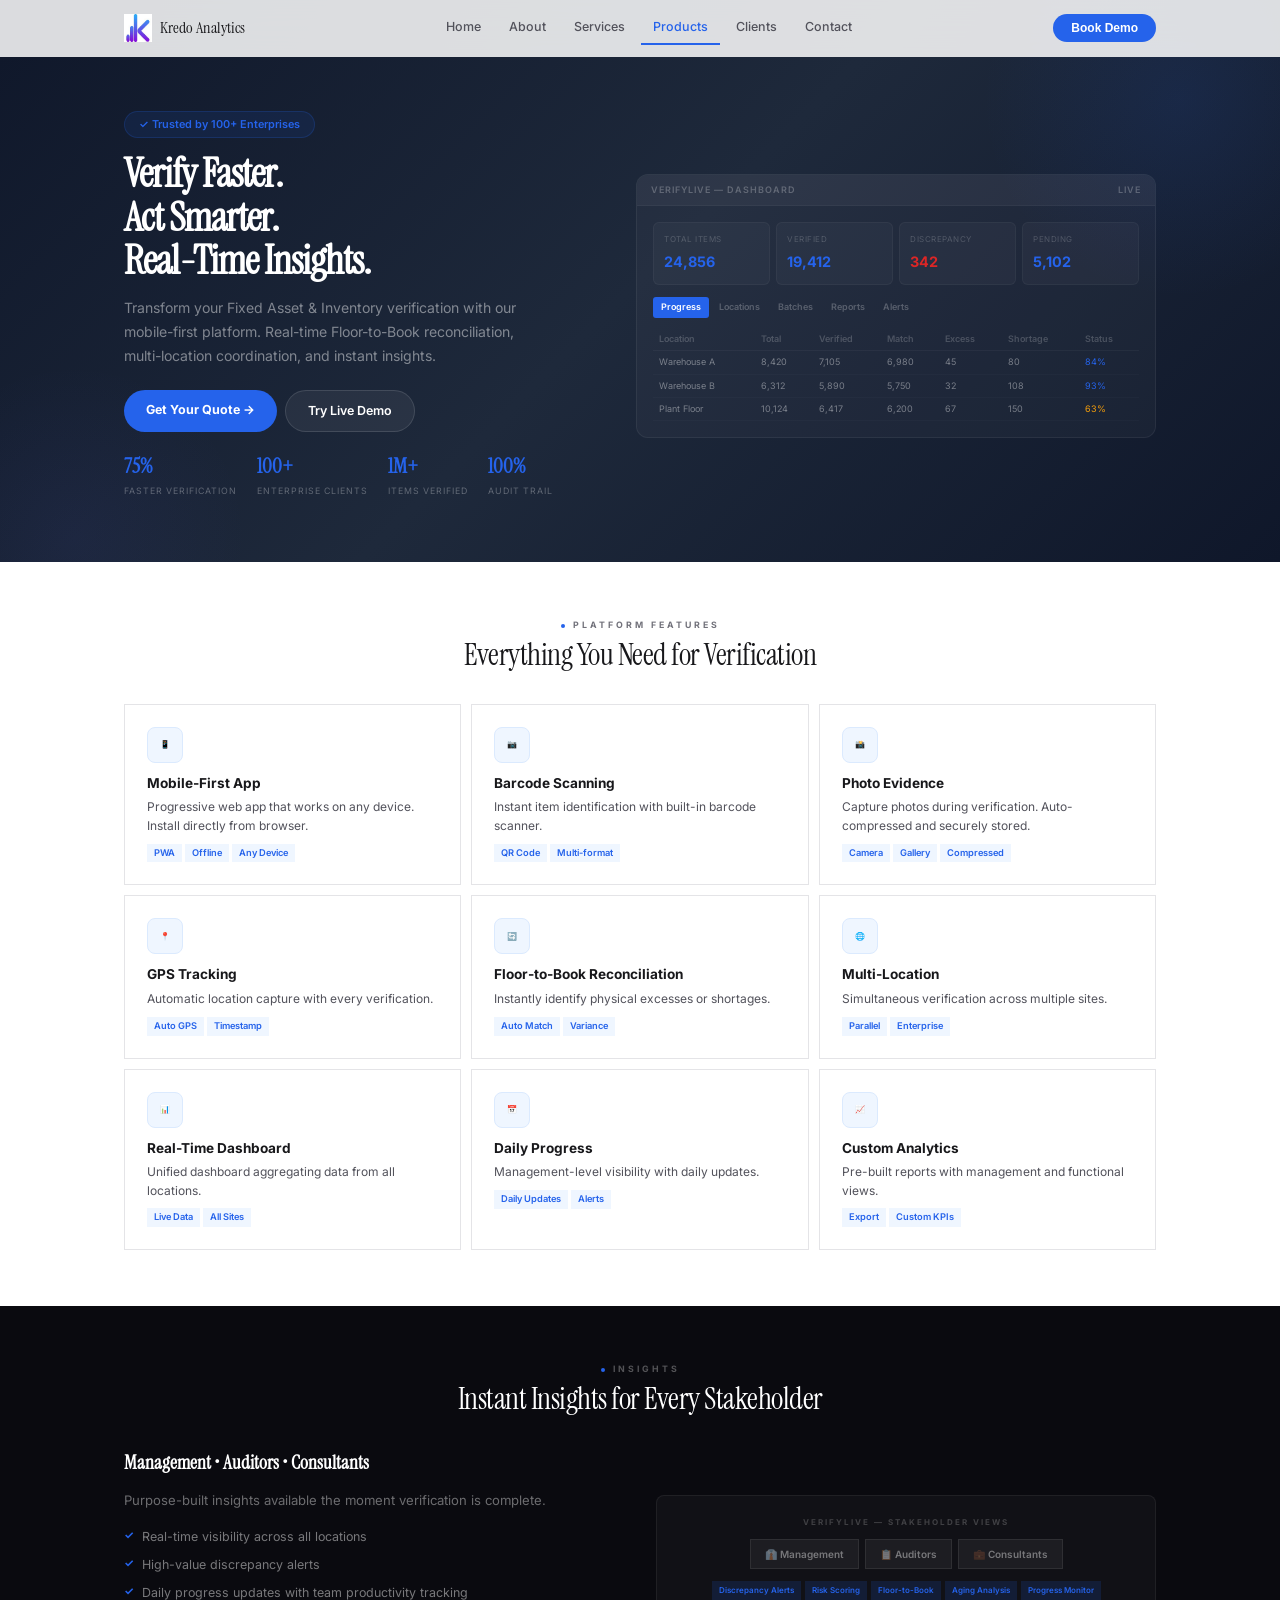
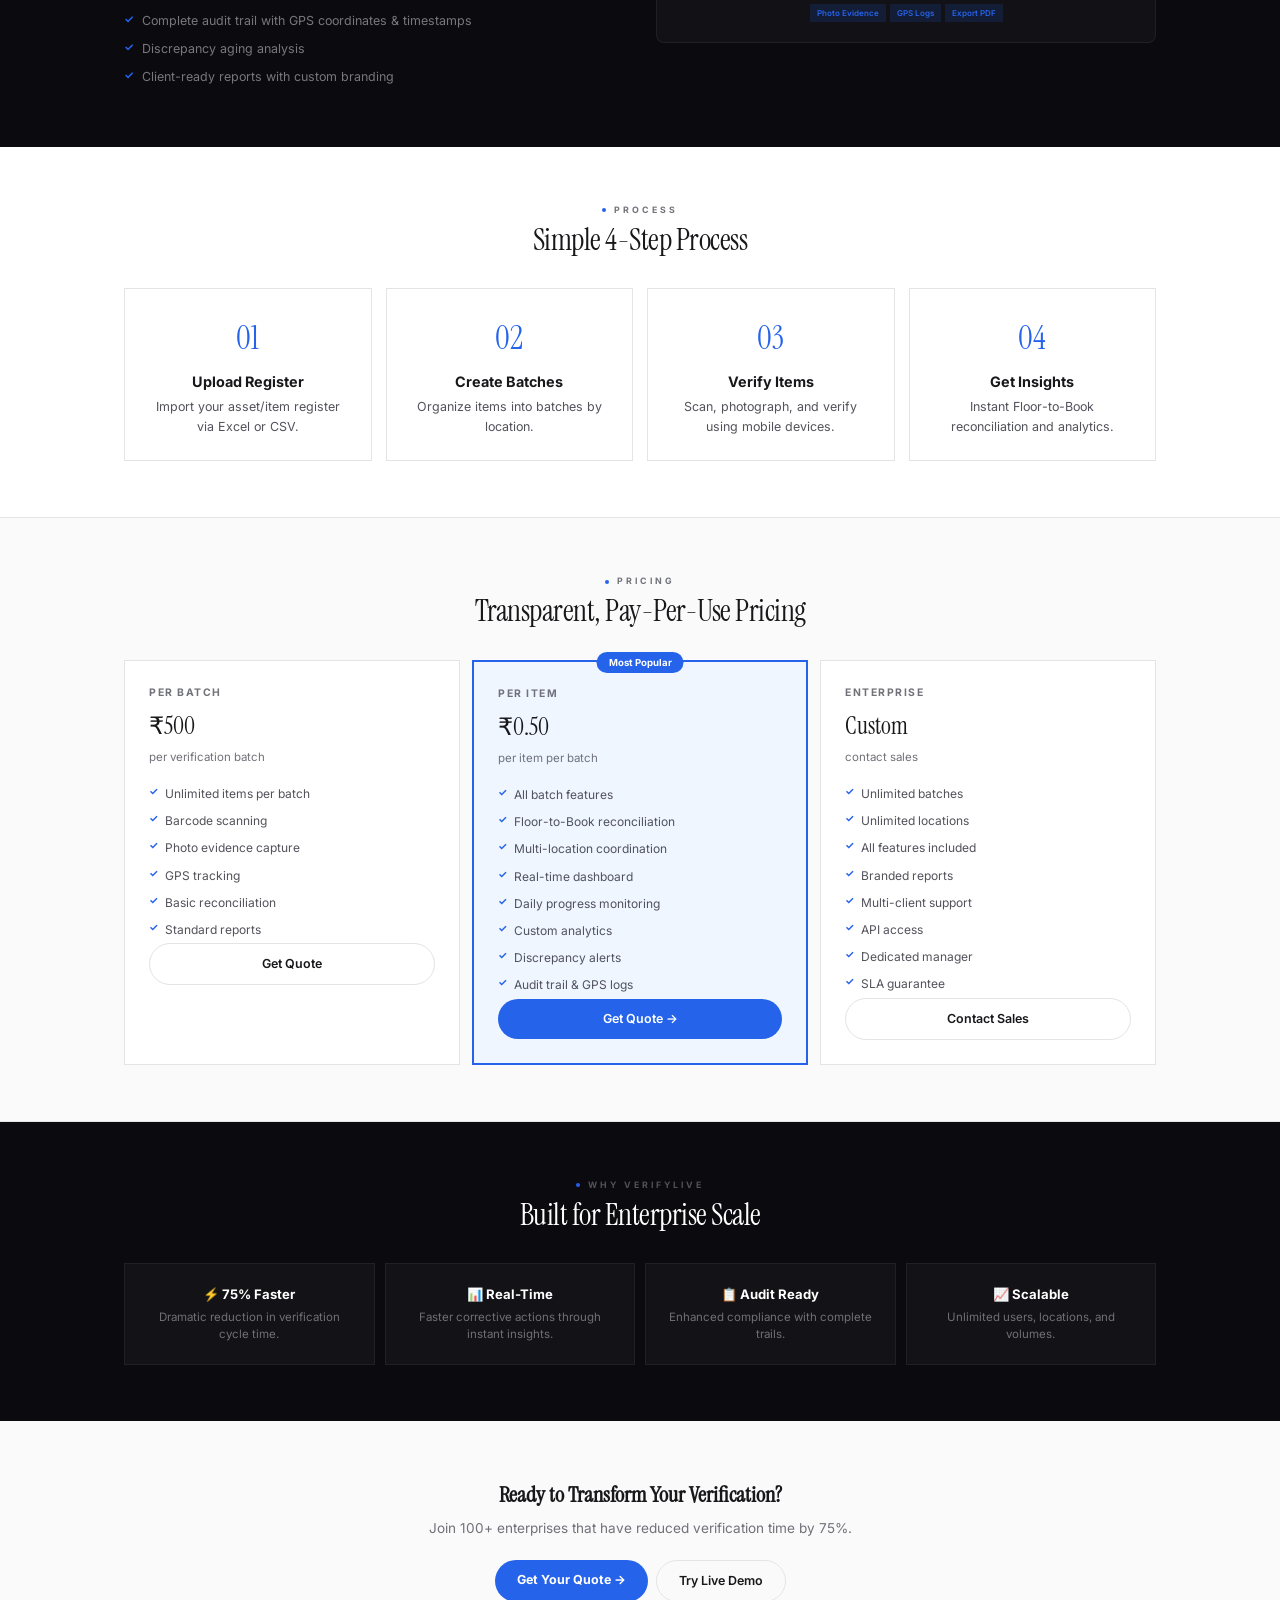
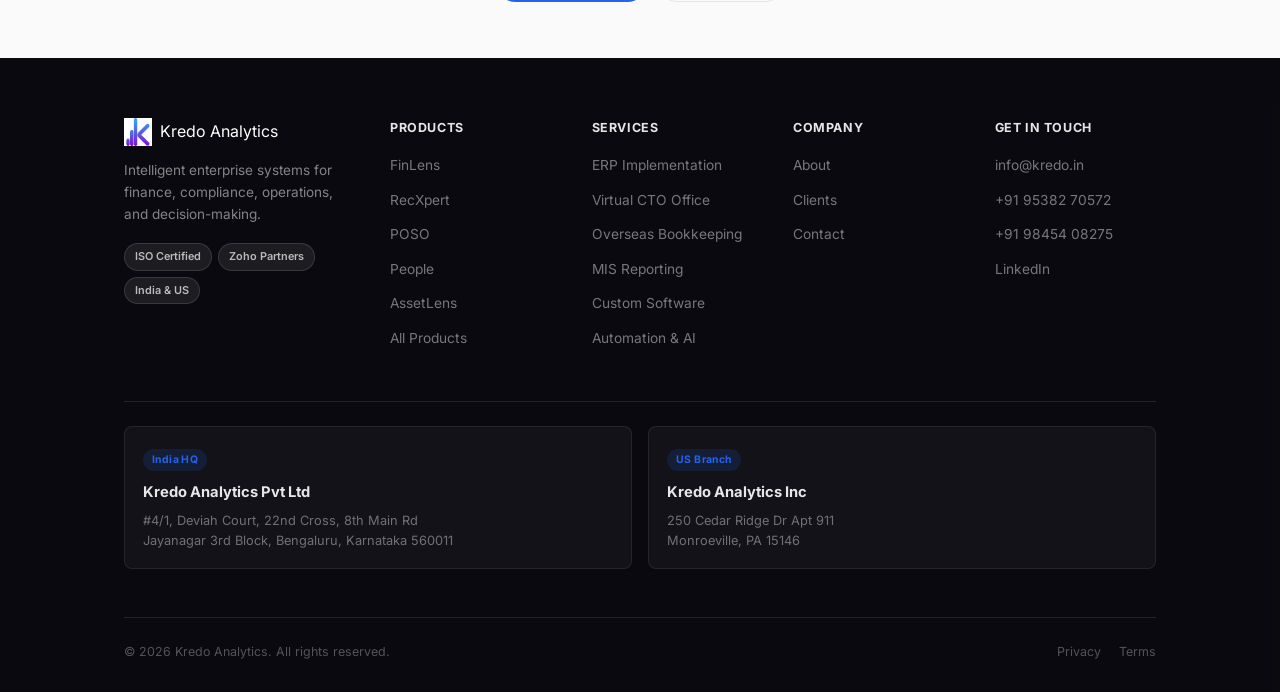
<file: kredo-website-premium (1)/kredo-website-premium/verifylive.html>
<!DOCTYPE html><html lang="en"><head><meta charset="UTF-8"><meta name="viewport" content="width=device-width, initial-scale=1.0">
<title>VerifyLive — Real-Time Physical Verification Platform</title>
<link href="https://fonts.googleapis.com/css2?family=Instrument+Serif:ital@0;1&family=Inter:wght@300;400;500;600;700;800&display=swap" rel="stylesheet">
<style>
*,*::before,*::after{margin:0;padding:0;box-sizing:border-box}
:root{--blue:#2563EB;--blue-h:#1D4ED8;--blue-l:#EFF6FF;--blue-x:#DBEAFE;--ink:#0A0A0F;--bg:#fff;--bg2:#FAFAFA;--bg3:#F4F4F5;--text:#18181B;--text2:#52525B;--text3:#71717A;--border:#E4E4E7;--serif:'Instrument Serif',serif;--sans:'Inter',sans-serif;--max:1080px;--r:14px;--r-sm:8px}
html{scroll-behavior:smooth}body{font-family:var(--sans);color:var(--text);background:var(--bg);-webkit-font-smoothing:antialiased;line-height:1.6;overflow-x:hidden}
a{color:inherit;text-decoration:none}ul{list-style:none}img{max-width:100%;display:block}.w{max-width:var(--max);margin:0 auto;padding:0 24px}

/* NAV */
.nav{position:fixed;top:0;left:0;right:0;z-index:1000;background:rgba(255,255,255,0.85);backdrop-filter:blur(20px);-webkit-backdrop-filter:blur(20px);border-bottom:1px solid transparent;transition:border-color 0.2s,background 0.2s}
.nav.scrolled{border-bottom-color:var(--border);background:rgba(255,255,255,0.95)}
.ni{display:flex;align-items:center;justify-content:space-between;height:56px;max-width:var(--max);margin:0 auto;padding:0 24px}
.nav-logo{display:flex;align-items:center;gap:8px}
.nav-logo img{height:28px}
.nav-logo b{font-family:var(--serif);font-size:1rem;font-weight:400;color:var(--text)}
.nl{display:flex;gap:4px}
.nl a{padding:6px 12px;font-size:0.78rem;font-weight:500;color:var(--text2);transition:all 0.2s;border-bottom:2px solid transparent}
.nl a:hover,.nl a.on{color:var(--blue);border-bottom-color:var(--blue)}
.nav-btn{padding:7px 18px;background:var(--blue);color:#fff;font-size:0.75rem;font-weight:600;border:none;border-radius:100px;cursor:pointer;transition:all 0.2s}
.nav-btn:hover{background:var(--blue-h);transform:translateY(-1px);box-shadow:0 4px 12px rgba(37,99,235,0.25)}
.nt{display:none;background:none;border:none;cursor:pointer}
.nt svg{width:20px;height:20px;stroke:var(--text);stroke-width:2;fill:none;stroke-linecap:round}
@media(max-width:768px){.nl{position:fixed;top:56px;left:0;right:0;background:#fff;flex-direction:column;padding:8px 16px;border-bottom:1px solid var(--border);box-shadow:0 4px 12px rgba(0,0,0,0.06);transform:translateY(-120%);opacity:0;transition:0.3s}.nl.open{transform:translateY(0);opacity:1}.nt{display:block}.hm{display:none!important}}


.fl-hero{padding:110px 0 60px;background:linear-gradient(135deg,#0f172a,#1e293b,#0f172a);color:#fff;position:relative;overflow:hidden}
.fl-hero::before{content:'';position:absolute;top:-100px;right:-100px;width:400px;height:400px;border-radius:50%;background:radial-gradient(circle,rgba(37,99,235,0.1),transparent 70%)}
.fl-hero::after{content:'';position:absolute;bottom:-150px;left:-100px;width:350px;height:350px;border-radius:50%;background:radial-gradient(circle,rgba(99,102,241,0.06),transparent 70%)}
.fl-hero-grid{display:grid;grid-template-columns:1fr 1.1fr;gap:40px;align-items:center;position:relative;z-index:1}
.fl-badge{display:inline-flex;align-items:center;gap:6px;background:rgba(37,99,235,0.1);border:1px solid rgba(37,99,235,0.2);border-radius:100px;padding:4px 14px;font-size:0.68rem;color:var(--blue);font-weight:600;margin-bottom:14px}
.fl-hero h1{font-family:var(--serif);font-size:clamp(1.8rem,3.5vw,2.5rem);line-height:1.08;letter-spacing:-1px;margin-bottom:14px}
.fl-hero p{color:rgba(255,255,255,0.45);font-size:0.88rem;line-height:1.7;margin-bottom:22px;max-width:420px}
.fl-stats{display:flex;gap:20px;margin-top:24px}
.fl-stat strong{font-family:var(--serif);font-size:1.3rem;color:var(--blue);display:block;line-height:1}
.fl-stat span{font-size:0.55rem;color:rgba(255,255,255,0.3);text-transform:uppercase;letter-spacing:1px}
.fl-dash{background:rgba(255,255,255,0.03);border:1px solid rgba(255,255,255,0.06);border-radius:12px;overflow:hidden}
.fl-dash-top{background:rgba(255,255,255,0.04);padding:8px 14px;border-bottom:1px solid rgba(255,255,255,0.04);display:flex;justify-content:space-between;font-size:9px;color:rgba(255,255,255,0.25);font-weight:600;letter-spacing:1px}
.fl-dash-body{padding:16px}
.fl-kpis{display:grid;grid-template-columns:repeat(4,1fr);gap:6px;margin-bottom:12px}
.fl-kpi{background:rgba(255,255,255,0.03);border:1px solid rgba(255,255,255,0.04);border-radius:6px;padding:10px}
.fl-kpi small{font-size:8px;text-transform:uppercase;letter-spacing:0.5px;color:rgba(255,255,255,0.2);display:block;margin-bottom:3px}
.fl-kpi b{font-size:0.9rem;color:var(--blue)}
.fl-tabs{display:flex;gap:2px;margin-bottom:10px}
.fl-tabs span{font-size:9px;padding:3px 8px;color:rgba(255,255,255,0.25);font-weight:600}
.fl-tabs span.active{background:var(--blue);color:#fff;border-radius:3px}
.fl-table{width:100%;font-size:9px;border-collapse:collapse}
.fl-table th{text-align:left;color:rgba(255,255,255,0.2);padding:4px 6px;border-bottom:1px solid rgba(255,255,255,0.04);font-weight:600}
.fl-table td{padding:4px 6px;color:rgba(255,255,255,0.4);border-bottom:1px solid rgba(255,255,255,0.02)}
.sec{padding:56px 0}
.sec-grey{padding:56px 0;background:var(--bg2);border-top:1px solid var(--border);border-bottom:1px solid var(--border)}
.sec-dark{padding:56px 0;background:var(--ink);color:#fff}
.sec-head{text-align:center;margin-bottom:32px}
.sec-tag{font-size:0.55rem;font-weight:700;letter-spacing:3px;text-transform:uppercase;color:var(--text3);margin-bottom:6px}
.sec-tag::before{content:'';display:inline-block;width:4px;height:4px;background:var(--blue);border-radius:50%;margin-right:8px;vertical-align:middle}
.sec-title{font-family:var(--serif);font-size:clamp(1.4rem,3vw,1.9rem);color:var(--text);line-height:1.1;letter-spacing:-0.5px}
.sec-dark .sec-tag{color:rgba(255,255,255,0.3)}.sec-dark .sec-title{color:#fff}
.feat-grid{display:grid;grid-template-columns:repeat(3,1fr);gap:10px}
.feat-card{background:#fff;border:1px solid var(--border);padding:22px;transition:all 0.35s}
.feat-card:hover{border-color:var(--blue-x);transform:translateY(-3px);box-shadow:0 8px 24px rgba(0,0,0,0.04)}
.feat-card::after{content:none}
.feat-icon{width:36px;height:36px;background:var(--blue-l);border:1px solid var(--blue-x);border-radius:8px;display:grid;place-items:center;font-size:0.5rem;font-weight:800;color:var(--blue);margin-bottom:10px}
.feat-card h3{font-size:0.85rem;font-weight:700;margin-bottom:4px}
.feat-card p{font-size:0.75rem;color:var(--text2);line-height:1.55}
.feat-tags{display:flex;flex-wrap:wrap;gap:3px;margin-top:8px}
.feat-tags span{background:var(--blue-l);color:var(--blue);font-size:0.58rem;font-weight:600;padding:2px 7px}
.excel-grid{display:grid;grid-template-columns:1fr 1fr;gap:32px;align-items:center}
.excel-grid h3{font-family:var(--serif);font-size:1.2rem;color:#fff;margin-bottom:10px}
.excel-grid p{font-size:0.82rem;color:rgba(255,255,255,0.4);line-height:1.7;margin-bottom:12px}
.excel-list li{font-size:0.78rem;color:rgba(255,255,255,0.45);padding:4px 0 4px 18px;position:relative}
.excel-list li::before{content:'\2713';position:absolute;left:0;color:var(--blue);font-weight:700;font-size:0.7rem}
.ribbon-box{background:rgba(255,255,255,0.03);border:1px solid rgba(255,255,255,0.06);border-radius:8px;padding:20px;text-align:center}
.ribbon-title{font-size:8px;font-weight:700;letter-spacing:2px;color:rgba(255,255,255,0.2);margin-bottom:10px}
.ribbon-btns{display:flex;gap:6px;justify-content:center;margin-bottom:12px}
.ribbon-btn{background:rgba(255,255,255,0.05);border:1px solid rgba(255,255,255,0.08);padding:6px 14px;font-size:10px;color:rgba(255,255,255,0.4);font-weight:600}
.ribbon-tools{display:flex;flex-wrap:wrap;gap:4px;justify-content:center}
.ribbon-tool{background:rgba(37,99,235,0.15);color:var(--blue);font-size:8px;padding:3px 7px;font-weight:600}
.steps-grid{display:grid;grid-template-columns:repeat(4,1fr);gap:14px}
.step-card{background:#fff;border:1px solid var(--border);padding:24px;text-align:center;transition:all 0.3s}
.step-card:hover{border-color:var(--blue-x);transform:translateY(-3px)}
.step-num{font-family:var(--serif);font-size:2rem;color:var(--blue);margin-bottom:6px}
.step-card h4{font-size:0.9rem;font-weight:700;margin-bottom:4px}
.step-card p{font-size:0.78rem;color:var(--text2);line-height:1.55}
.price-grid{display:grid;grid-template-columns:repeat(3,1fr);gap:12px}
.price-card{background:#fff;border:1px solid var(--border);padding:24px;transition:all 0.3s;position:relative}
.price-card:hover{border-color:var(--blue-x);transform:translateY(-3px)}
.price-card.pop{border:2px solid var(--blue);background:var(--blue-l)}
.price-pop{position:absolute;top:-10px;left:50%;transform:translateX(-50%);background:var(--blue);color:#fff;font-size:0.6rem;font-weight:700;padding:3px 12px;border-radius:100px;white-space:nowrap}
.price-name{font-size:0.65rem;font-weight:700;text-transform:uppercase;letter-spacing:1.5px;color:var(--text3);margin-bottom:6px}
.price-amount{font-family:var(--serif);font-size:1.5rem;color:var(--text);margin-bottom:2px}
.price-period{font-size:0.72rem;color:var(--text3);margin-bottom:14px}
.price-card ul li{font-size:0.75rem;color:var(--text2);padding:4px 0 4px 16px;position:relative}
.price-card ul li::before{content:'\2713';position:absolute;left:0;color:var(--blue);font-weight:700;font-size:0.65rem}
.price-btn{display:block;width:100%;padding:10px;text-align:center;font-size:0.78rem;font-weight:600;border-radius:100px;border:none;cursor:pointer;font-family:var(--sans)}
.price-btn-fill{background:var(--blue);color:#fff}
.price-btn-out{background:transparent;border:1.5px solid var(--border);color:var(--text)}
.sec-grid{display:grid;grid-template-columns:repeat(4,1fr);gap:10px}
.sec-card{background:rgba(255,255,255,0.03);border:1px solid rgba(255,255,255,0.06);padding:20px;text-align:center}
.sec-card h4{font-size:0.82rem;font-weight:700;color:#fff;margin-bottom:4px}
.sec-card p{font-size:0.72rem;color:rgba(255,255,255,0.4);line-height:1.5}
.cta-s{text-align:center;padding:56px 0;background:var(--bg2)}
.cta-s h2{font-family:var(--serif);font-size:1.4rem;color:var(--text);margin-bottom:6px}
.cta-s p{color:var(--text3);font-size:0.85rem;margin-bottom:20px}
.cta-btns{display:flex;gap:8px;justify-content:center}
.btn-blue{padding:10px 22px;background:var(--blue);color:#fff;font-size:0.78rem;font-weight:700;border-radius:100px;border:none;cursor:pointer;font-family:var(--sans);transition:all 0.2s}
.btn-blue:hover{background:var(--blue-h);transform:translateY(-2px)}
.btn-out{padding:10px 22px;background:transparent;color:var(--text);font-size:0.78rem;font-weight:600;border:1.5px solid var(--border);border-radius:100px;cursor:pointer;font-family:var(--sans);transition:all 0.2s}
.btn-ghost{padding:10px 22px;background:rgba(255,255,255,0.06);color:#fff;font-size:0.78rem;font-weight:600;border:1px solid rgba(255,255,255,0.12);border-radius:100px;text-decoration:none;transition:all 0.2s}
.btn-ghost:hover{background:rgba(255,255,255,0.1)}
.btt{position:fixed;bottom:24px;right:24px;width:44px;height:44px;background:var(--ink);color:#fff;border:none;cursor:pointer;display:grid;place-items:center;opacity:0;visibility:hidden;transform:translateY(8px);transition:all 0.2s;z-index:99;font-size:12px;border-radius:50%;box-shadow:0 4px 12px rgba(0,0,0,0.15)}
.btt.show{opacity:1;visibility:visible;transform:translateY(0)}
.nav-logo-mark{width:28px;height:28px;background:linear-gradient(135deg,var(--blue),var(--blue-h));border-radius:7px;display:flex;align-items:center;justify-content:center;color:#fff;font-weight:800;font-size:0.85rem}
@media(max-width:768px){.fl-hero-grid{grid-template-columns:1fr;text-align:center}.fl-hero p{margin:0 auto 22px}.fl-stats{justify-content:center}.feat-grid,.price-grid,.sec-grid{grid-template-columns:1fr}.steps-grid{grid-template-columns:1fr 1fr}.excel-grid{grid-template-columns:1fr}.fl-kpis{grid-template-columns:1fr 1fr}}
/* FOOTER */














/* BTT */
.btt{position:fixed;bottom:24px;right:24px;width:44px;height:44px;background:var(--ink,#0A0A0F);color:#fff;border:none;cursor:pointer;display:grid;place-items:center;opacity:0;visibility:hidden;transform:translateY(8px);transition:all 0.2s;z-index:99;font-size:12px;border-radius:50%;box-shadow:0 4px 12px rgba(0,0,0,0.15)}
.btt.show{opacity:1;visibility:visible;transform:translateY(0)}

/* REVEAL */


@media(max-width:768px){.g2,.g3,.g4{grid-template-columns:1fr}.g6{grid-template-columns:repeat(3,1fr)}.ft-grid{grid-template-columns:1fr 1fr}.hm{display:none!important}}
@media(max-width:480px){.g6{grid-template-columns:repeat(2,1fr)}}
.phero{padding:130px 0 70px;background:linear-gradient(180deg,var(--blue-l) 0%,#fff 100%);border-bottom:1px solid var(--border);text-align:center;position:relative;overflow:hidden}.phero h1{font-family:var(--serif);font-size:clamp(1.8rem,4vw,2.5rem);margin-bottom:10px;letter-spacing:-0.5px;color:var(--ink)}.phero p{color:var(--text2);font-size:0.9rem;max-width:460px;margin:0 auto;line-height:1.7}
/* Hidden watermark */
.wm{position:fixed;bottom:6px;right:8px;font-size:8px;color:rgba(0,0,0,0.12);z-index:9998;user-select:none;font-family:monospace;letter-spacing:1px;cursor:pointer}
.wm:active{display:none}
.clc,.cl-b{opacity:1!important;visibility:visible!important;transform:none!important}

/* FOOTER */
.foot{background:var(--ink);color:rgba(255,255,255,0.6);padding:60px 0 30px}
.foot-grid{display:grid;grid-template-columns:1.4fr 1fr 1fr 1fr 1fr;gap:40px;margin-bottom:50px}
@media(max-width:900px){.foot-grid{grid-template-columns:1fr 1fr;gap:36px}}
.foot-tag{font-size:0.85rem;color:rgba(255,255,255,0.5);line-height:1.6;max-width:280px;margin-bottom:18px}
.foot-badges{display:flex;gap:6px;flex-wrap:wrap}
.foot-badge{font-size:0.68rem;font-weight:600;color:rgba(255,255,255,0.7);padding:4px 10px;background:rgba(255,255,255,0.08);border:1px solid rgba(255,255,255,0.12);border-radius:100px}
.foot-col h4{font-size:0.78rem;font-weight:700;color:rgba(255,255,255,0.9);text-transform:uppercase;letter-spacing:0.6px;margin-bottom:14px}
.foot-col ul{display:flex;flex-direction:column;gap:9px}
.foot-col a{font-size:0.86rem;color:rgba(255,255,255,0.45);transition:color 0.15s}
.foot-col a:hover{color:#fff}
.foot-offices{display:grid;grid-template-columns:1fr 1fr;gap:16px;padding:24px 0;border-top:1px solid rgba(255,255,255,0.1);margin-bottom:24px}
@media(max-width:700px){.foot-offices{grid-template-columns:1fr}}
.foot-office{background:rgba(255,255,255,0.04);border:1px solid rgba(255,255,255,0.08);border-radius:8px;padding:18px}
.foot-office-flag{display:inline-block;font-size:0.65rem;font-weight:700;color:var(--blue);background:rgba(37,99,235,0.15);padding:3px 9px;border-radius:100px;letter-spacing:0.4px;margin-bottom:10px}
.foot-office h5{font-size:0.92rem;font-weight:700;color:rgba(255,255,255,0.9);margin-bottom:6px}
.foot-office p{font-size:0.8rem;color:rgba(255,255,255,0.4);line-height:1.55}
.foot-bot{display:flex;justify-content:space-between;align-items:center;padding-top:24px;border-top:1px solid rgba(255,255,255,0.1);font-size:0.78rem;color:rgba(255,255,255,0.3);flex-wrap:wrap;gap:12px}
.foot-bot-links{display:flex;gap:18px}
.foot-bot-links a:hover{color:rgba(255,255,255,0.7)}


</style>
<link rel="stylesheet" href="css/premium.css">
</head>
<body>
<div class="scroll-progress"></div>
<nav class="nav"><div class="ni"><a href="index.html" class="nav-logo"><img src="[data-uri]" alt="K"><b>Kredo Analytics</b></a><div class="nl" id="nl"><a href="index.html">Home</a><a href="about.html"  >About</a><a href="services.html">Services</a><a href="products.html" class=on>Products</a><a href="clients.html">Clients</a><a href="contact.html">Contact</a></div><button class="nav-btn hm" onclick="location.href='contact.html'">Book Demo</button><button class="nt" id="nt" aria-label="Menu"><svg viewBox="0 0 24 24"><line x1="3" y1="6" x2="21" y2="6"/><line x1="3" y1="12" x2="21" y2="12"/><line x1="3" y1="18" x2="21" y2="18"/></svg></button></div></nav>
<main>
<section class="fl-hero"><div class="w"><div class="fl-hero-grid">
  <div>
    <div class="fl-badge">&#10003; Trusted by 100+ Enterprises</div>
    <h1>Verify Faster.<br>Act Smarter.<br>Real-Time Insights.</h1>
    <p>Transform your Fixed Asset &amp; Inventory verification with our mobile-first platform. Real-time Floor-to-Book reconciliation, multi-location coordination, and instant insights.</p>
    <div style="display:flex;gap:8px;flex-wrap:wrap"><a href="#pricing" class="btn-blue">Get Your Quote &rarr;</a><a href="https://verifylive.in/demo.php" target="_blank" class="btn-ghost">Try Live Demo</a></div>
    <div class="fl-stats"><div class="fl-stat"><strong>75%</strong><span>Faster Verification</span></div><div class="fl-stat"><strong>100+</strong><span>Enterprise Clients</span></div><div class="fl-stat"><strong>1M+</strong><span>Items Verified</span></div><div class="fl-stat"><strong>100%</strong><span>Audit Trail</span></div></div>
  </div>
  <div class="fl-dash">
    <div class="fl-dash-top"><span>VERIFYLIVE &mdash; DASHBOARD</span><span>LIVE</span></div>
    <div class="fl-dash-body">
      <div class="fl-kpis"><div class="fl-kpi"><small>Total Items</small><b>24,856</b></div><div class="fl-kpi"><small>Verified</small><b>19,412</b></div><div class="fl-kpi"><small>Discrepancy</small><b style="color:#dc2626">342</b></div><div class="fl-kpi"><small>Pending</small><b>5,102</b></div></div>
      <div class="fl-tabs"><span class="active">Progress</span><span>Locations</span><span>Batches</span><span>Reports</span><span>Alerts</span></div>
      <table class="fl-table"><tr><th>Location</th><th>Total</th><th>Verified</th><th>Match</th><th>Excess</th><th>Shortage</th><th>Status</th></tr><tr><td>Warehouse A</td><td>8,420</td><td>7,105</td><td>6,980</td><td>45</td><td>80</td><td style="color:var(--blue)">84%</td></tr><tr><td>Warehouse B</td><td>6,312</td><td>5,890</td><td>5,750</td><td>32</td><td>108</td><td style="color:var(--blue)">93%</td></tr><tr><td>Plant Floor</td><td>10,124</td><td>6,417</td><td>6,200</td><td>67</td><td>150</td><td style="color:#f59e0b">63%</td></tr></table>
    </div>
  </div>
</div></div></section>

<section class="sec" id="features"><div class="w">
  <div class="sec-head"><div class="sec-tag">Platform Features</div><div class="sec-title">Everything You Need for Verification</div></div>
  <div class="feat-grid">
    <div class="feat-card"><div class="feat-icon">&#128241;</div><h3>Mobile-First App</h3><p>Progressive web app that works on any device. Install directly from browser.</p><div class="feat-tags"><span>PWA</span><span>Offline</span><span>Any Device</span></div></div>
    <div class="feat-card"><div class="feat-icon">&#128247;</div><h3>Barcode Scanning</h3><p>Instant item identification with built-in barcode scanner.</p><div class="feat-tags"><span>QR Code</span><span>Multi-format</span></div></div>
    <div class="feat-card"><div class="feat-icon">&#128248;</div><h3>Photo Evidence</h3><p>Capture photos during verification. Auto-compressed and securely stored.</p><div class="feat-tags"><span>Camera</span><span>Gallery</span><span>Compressed</span></div></div>
    <div class="feat-card"><div class="feat-icon">&#128205;</div><h3>GPS Tracking</h3><p>Automatic location capture with every verification.</p><div class="feat-tags"><span>Auto GPS</span><span>Timestamp</span></div></div>
    <div class="feat-card"><div class="feat-icon">&#128260;</div><h3>Floor-to-Book Reconciliation</h3><p>Instantly identify physical excesses or shortages.</p><div class="feat-tags"><span>Auto Match</span><span>Variance</span></div></div>
    <div class="feat-card"><div class="feat-icon">&#127760;</div><h3>Multi-Location</h3><p>Simultaneous verification across multiple sites.</p><div class="feat-tags"><span>Parallel</span><span>Enterprise</span></div></div>
    <div class="feat-card"><div class="feat-icon">&#128202;</div><h3>Real-Time Dashboard</h3><p>Unified dashboard aggregating data from all locations.</p><div class="feat-tags"><span>Live Data</span><span>All Sites</span></div></div>
    <div class="feat-card"><div class="feat-icon">&#128197;</div><h3>Daily Progress</h3><p>Management-level visibility with daily updates.</p><div class="feat-tags"><span>Daily Updates</span><span>Alerts</span></div></div>
    <div class="feat-card"><div class="feat-icon">&#128200;</div><h3>Custom Analytics</h3><p>Pre-built reports with management and functional views.</p><div class="feat-tags"><span>Export</span><span>Custom KPIs</span></div></div>
  </div>
</div></section>

<section class="sec-dark" id="insights"><div class="w">
  <div class="sec-head"><div class="sec-tag">Insights</div><div class="sec-title">Instant Insights for Every Stakeholder</div></div>
  <div class="excel-grid">
    <div><h3>Management &bull; Auditors &bull; Consultants</h3><p>Purpose-built insights available the moment verification is complete.</p>
      <ul class="excel-list"><li>Real-time visibility across all locations</li><li>High-value discrepancy alerts</li><li>Daily progress updates with team productivity tracking</li><li>Complete audit trail with GPS coordinates &amp; timestamps</li><li>Discrepancy aging analysis</li><li>Client-ready reports with custom branding</li></ul>
    </div>
    <div class="ribbon-box">
      <div class="ribbon-title">VERIFYLIVE &mdash; STAKEHOLDER VIEWS</div>
      <div class="ribbon-btns"><div class="ribbon-btn">&#128084; Management</div><div class="ribbon-btn">&#128203; Auditors</div><div class="ribbon-btn">&#128188; Consultants</div></div>
      <div class="ribbon-tools"><span class="ribbon-tool">Discrepancy Alerts</span><span class="ribbon-tool">Risk Scoring</span><span class="ribbon-tool">Floor-to-Book</span><span class="ribbon-tool">Aging Analysis</span><span class="ribbon-tool">Progress Monitor</span><span class="ribbon-tool">Photo Evidence</span><span class="ribbon-tool">GPS Logs</span><span class="ribbon-tool">Export PDF</span></div>
    </div>
  </div>
</div></section>

<section class="sec" id="how-it-works"><div class="w">
  <div class="sec-head"><div class="sec-tag">Process</div><div class="sec-title">Simple 4-Step Process</div></div>
  <div class="steps-grid">
    <div class="step-card"><div class="step-num">01</div><h4>Upload Register</h4><p>Import your asset/item register via Excel or CSV.</p></div>
    <div class="step-card"><div class="step-num">02</div><h4>Create Batches</h4><p>Organize items into batches by location.</p></div>
    <div class="step-card"><div class="step-num">03</div><h4>Verify Items</h4><p>Scan, photograph, and verify using mobile devices.</p></div>
    <div class="step-card"><div class="step-num">04</div><h4>Get Insights</h4><p>Instant Floor-to-Book reconciliation and analytics.</p></div>
  </div>
</div></section>

<section class="sec-grey" id="pricing"><div class="w">
  <div class="sec-head"><div class="sec-tag">Pricing</div><div class="sec-title">Transparent, Pay-Per-Use Pricing</div></div>
  <div class="price-grid">
    <div class="price-card"><div class="price-name">Per Batch</div><div class="price-amount">&#8377;500</div><div class="price-period">per verification batch</div><ul><li>Unlimited items per batch</li><li>Barcode scanning</li><li>Photo evidence capture</li><li>GPS tracking</li><li>Basic reconciliation</li><li>Standard reports</li></ul><a href="#pricing" class="price-btn price-btn-out">Get Quote</a></div>
    <div class="price-card pop"><div class="price-pop">Most Popular</div><div class="price-name">Per Item</div><div class="price-amount">&#8377;0.50</div><div class="price-period">per item per batch</div><ul><li>All batch features</li><li>Floor-to-Book reconciliation</li><li>Multi-location coordination</li><li>Real-time dashboard</li><li>Daily progress monitoring</li><li>Custom analytics</li><li>Discrepancy alerts</li><li>Audit trail &amp; GPS logs</li></ul><a href="#pricing" class="price-btn price-btn-fill">Get Quote &rarr;</a></div>
    <div class="price-card"><div class="price-name">Enterprise</div><div class="price-amount">Custom</div><div class="price-period">contact sales</div><ul><li>Unlimited batches</li><li>Unlimited locations</li><li>All features included</li><li>Branded reports</li><li>Multi-client support</li><li>API access</li><li>Dedicated manager</li><li>SLA guarantee</li></ul><a href="contact.html" class="price-btn price-btn-out">Contact Sales</a></div>
  </div>
</div></section>

<section class="sec-dark"><div class="w">
  <div class="sec-head"><div class="sec-tag">Why VerifyLive</div><div class="sec-title">Built for Enterprise Scale</div></div>
  <div class="sec-grid">
    <div class="sec-card"><h4>&#9889; 75% Faster</h4><p>Dramatic reduction in verification cycle time.</p></div>
    <div class="sec-card"><h4>&#128202; Real-Time</h4><p>Faster corrective actions through instant insights.</p></div>
    <div class="sec-card"><h4>&#128203; Audit Ready</h4><p>Enhanced compliance with complete trails.</p></div>
    <div class="sec-card"><h4>&#128200; Scalable</h4><p>Unlimited users, locations, and volumes.</p></div>
  </div>
</div></section>

<section class="cta-s"><div class="w">
  <h2>Ready to Transform Your Verification?</h2>
  <p>Join 100+ enterprises that have reduced verification time by 75%.</p>
  <div class="cta-btns"><a href="#pricing" class="btn-blue">Get Your Quote &rarr;</a><a href="https://verifylive.in/demo.php" target="_blank" class="btn-out">Try Live Demo</a></div>
</div></section>
</main>
<footer class="foot" style="position:relative;overflow:hidden">
<video autoplay muted loop playsinline style="position:absolute;inset:0;width:100%;height:100%;object-fit:cover;z-index:0" src="cta-bg.mp4"></video>
<div style="position:absolute;inset:0;background:rgba(10,10,15,0.88);z-index:1"></div>
<div class="w" style="position:relative;z-index:2">
  <div class="foot-grid">
    <div class="foot-brand">
      <div class="nav-logo" style="margin-bottom:14px">
        <img src="[data-uri]" alt="K">
        <span style="color:#fff">Kredo Analytics</span>
      </div>
      <p class="foot-tag">Intelligent enterprise systems for finance, compliance, operations, and decision-making.</p>
      <div class="foot-badges">
        <span class="foot-badge">ISO Certified</span>
        <span class="foot-badge">Zoho Partners</span>
        <span class="foot-badge">India &amp; US</span>
      </div>
    </div>
    <div class="foot-col">
      <h4>Products</h4>
      <ul>
        <li><a href="products.html#finlens">FinLens</a></li>
        <li><a href="products.html#recxpert">RecXpert</a></li>
        <li><a href="products.html#poso">POSO</a></li>
        <li><a href="products.html#people">People</a></li>
        <li><a href="products.html#assetlens">AssetLens</a></li>
        <li><a href="products.html">All Products</a></li>
      </ul>
    </div>
    <div class="foot-col">
      <h4>Services</h4>
      <ul>
        <li><a href="services.html#erp">ERP Implementation</a></li>
        <li><a href="services.html#vcto">Virtual CTO Office</a></li>
        <li><a href="services.html#books">Overseas Bookkeeping</a></li>
        <li><a href="services.html#mis">MIS Reporting</a></li>
        <li><a href="services.html#custom">Custom Software</a></li>
        <li><a href="services.html#ai">Automation &amp; AI</a></li>
      </ul>
    </div>
    <div class="foot-col">
      <h4>Company</h4>
      <ul>
        <li><a href="about.html">About</a></li>
        <li><a href="clients.html">Clients</a></li>
        <li><a href="contact.html">Contact</a></li>
      </ul>
    </div>
    <div class="foot-col">
      <h4>Get in Touch</h4>
      <ul>
        <li><a href="mailto:info@kredo.in">info@kredo.in</a></li>
        <li><a href="tel:+919538270572">+91 95382 70572</a></li>
        <li><a href="tel:+919845408275">+91 98454 08275</a></li>
        <li><a href="https://www.linkedin.com/company/kredo-analytics-private-limited" target="_blank">LinkedIn</a></li>
      </ul>
    </div>
  </div>
  <div class="foot-offices">
    <div class="foot-office">
      <span class="foot-office-flag">India HQ</span>
      <h5>Kredo Analytics Pvt Ltd</h5>
      <p>#4/1, Deviah Court, 22nd Cross, 8th Main Rd<br>Jayanagar 3rd Block, Bengaluru, Karnataka 560011</p>
    </div>
    <div class="foot-office">
      <span class="foot-office-flag">US Branch</span>
      <h5>Kredo Analytics Inc</h5>
      <p>250 Cedar Ridge Dr Apt 911<br>Monroeville, PA 15146</p>
    </div>
  </div>
  <div class="foot-bot">
    <span>&copy; 2026 Kredo Analytics. All rights reserved.</span>
    <div class="foot-bot-links">
      <a href="#">Privacy</a>
      <a href="#">Terms</a>
    </div>
  </div>
</div>
</footer>
<button class="btt" aria-label="Top">&uarr;</button>
<script>function ss(i){document.querySelectorAll(".fb").forEach(function(b,j){b.classList.toggle("on",j===i)});document.querySelectorAll(".fs").forEach(function(s,j){s.classList.toggle("on",j===i)})}</script>
<script>(function(){var e=`1.3.23`;function t(e,t,n){return Math.max(e,Math.min(t,n))}function n(e,t,n){return(1-n)*e+n*t}function r(e,t,r,i){return n(e,t,1-Math.exp(-r*i))}function i(e,t){return(e%t+t)%t}var a=class{isRunning=!1;value=0;from=0;to=0;currentTime=0;lerp;duration;easing;onUpdate;advance(e){if(!this.isRunning)return;let n=!1;if(this.duration&&this.easing){this.currentTime+=e;let r=t(0,this.currentTime/this.duration,1);n=r>=1;let i=n?1:this.easing(r);this.value=this.from+(this.to-this.from)*i}else this.lerp?(this.value=r(this.value,this.to,this.lerp*60,e),Math.round(this.value)===Math.round(this.to)&&(this.value=this.to,n=!0)):(this.value=this.to,n=!0);n&&this.stop(),this.onUpdate?.(this.value,n)}stop(){this.isRunning=!1}fromTo(e,t,{lerp:n,duration:r,easing:i,onStart:a,onUpdate:o}){this.from=this.value=e,this.to=t,this.lerp=n,this.duration=r,this.easing=i,this.currentTime=0,this.isRunning=!0,a?.(),this.onUpdate=o}};function o(e,t){let n;return function(...r){clearTimeout(n),n=setTimeout(()=>{n=void 0,e.apply(this,r)},t)}}var s=class{width=0;height=0;scrollHeight=0;scrollWidth=0;debouncedResize;wrapperResizeObserver;contentResizeObserver;constructor(e,t,{autoResize:n=!0,debounce:r=250}={}){this.wrapper=e,this.content=t,n&&(this.debouncedResize=o(this.resize,r),this.wrapper instanceof Window?window.addEventListener(`resize`,this.debouncedResize):(this.wrapperResizeObserver=new ResizeObserver(this.debouncedResize),this.wrapperResizeObserver.observe(this.wrapper)),this.contentResizeObserver=new ResizeObserver(this.debouncedResize),this.contentResizeObserver.observe(this.content)),this.resize()}destroy(){this.wrapperResizeObserver?.disconnect(),this.contentResizeObserver?.disconnect(),this.wrapper===window&&this.debouncedResize&&window.removeEventListener(`resize`,this.debouncedResize)}resize=()=>{this.onWrapperResize(),this.onContentResize()};onWrapperResize=()=>{this.wrapper instanceof Window?(this.width=window.innerWidth,this.height=window.innerHeight):(this.width=this.wrapper.clientWidth,this.height=this.wrapper.clientHeight)};onContentResize=()=>{this.wrapper instanceof Window?(this.scrollHeight=this.content.scrollHeight,this.scrollWidth=this.content.scrollWidth):(this.scrollHeight=this.wrapper.scrollHeight,this.scrollWidth=this.wrapper.scrollWidth)};get limit(){return{x:this.scrollWidth-this.width,y:this.scrollHeight-this.height}}},c=class{events={};emit(e,...t){let n=this.events[e]||[];for(let e=0,r=n.length;e<r;e++)n[e]?.(...t)}on(e,t){return this.events[e]?this.events[e].push(t):this.events[e]=[t],()=>{this.events[e]=this.events[e]?.filter(e=>t!==e)}}off(e,t){this.events[e]=this.events[e]?.filter(e=>t!==e)}destroy(){this.events={}}};let l={passive:!1};function u(e,t){return e===1?16.666666666666668:e===2?t:1}var d=class{touchStart={x:0,y:0};lastDelta={x:0,y:0};window={width:0,height:0};emitter=new c;constructor(e,t={wheelMultiplier:1,touchMultiplier:1}){this.element=e,this.options=t,window.addEventListener(`resize`,this.onWindowResize),this.onWindowResize(),this.element.addEventListener(`wheel`,this.onWheel,l),this.element.addEventListener(`touchstart`,this.onTouchStart,l),this.element.addEventListener(`touchmove`,this.onTouchMove,l),this.element.addEventListener(`touchend`,this.onTouchEnd,l)}on(e,t){return this.emitter.on(e,t)}destroy(){this.emitter.destroy(),window.removeEventListener(`resize`,this.onWindowResize),this.element.removeEventListener(`wheel`,this.onWheel,l),this.element.removeEventListener(`touchstart`,this.onTouchStart,l),this.element.removeEventListener(`touchmove`,this.onTouchMove,l),this.element.removeEventListener(`touchend`,this.onTouchEnd,l)}onTouchStart=e=>{let{clientX:t,clientY:n}=e.targetTouches?e.targetTouches[0]:e;this.touchStart.x=t,this.touchStart.y=n,this.lastDelta={x:0,y:0},this.emitter.emit(`scroll`,{deltaX:0,deltaY:0,event:e})};onTouchMove=e=>{let{clientX:t,clientY:n}=e.targetTouches?e.targetTouches[0]:e,r=-(t-this.touchStart.x)*this.options.touchMultiplier,i=-(n-this.touchStart.y)*this.options.touchMultiplier;this.touchStart.x=t,this.touchStart.y=n,this.lastDelta={x:r,y:i},this.emitter.emit(`scroll`,{deltaX:r,deltaY:i,event:e})};onTouchEnd=e=>{this.emitter.emit(`scroll`,{deltaX:this.lastDelta.x,deltaY:this.lastDelta.y,event:e})};onWheel=e=>{let{deltaX:t,deltaY:n,deltaMode:r}=e,i=u(r,this.window.width),a=u(r,this.window.height);t*=i,n*=a,t*=this.options.wheelMultiplier,n*=this.options.wheelMultiplier,this.emitter.emit(`scroll`,{deltaX:t,deltaY:n,event:e})};onWindowResize=()=>{this.window={width:window.innerWidth,height:window.innerHeight}}};let f=e=>Math.min(1,1.001-2**(-10*e));var p=class{_isScrolling=!1;_isStopped=!1;_isLocked=!1;_preventNextNativeScrollEvent=!1;_resetVelocityTimeout=null;_rafId=null;isTouching;time=0;userData={};lastVelocity=0;velocity=0;direction=0;options;targetScroll;animatedScroll;animate=new a;emitter=new c;dimensions;virtualScroll;constructor({wrapper:t=window,content:n=document.documentElement,eventsTarget:r=t,smoothWheel:i=!0,syncTouch:a=!1,syncTouchLerp:o=.075,touchInertiaExponent:c=1.7,duration:l,easing:u,lerp:p=.1,infinite:m=!1,orientation:h=`vertical`,gestureOrientation:g=h===`horizontal`?`both`:`vertical`,touchMultiplier:_=1,wheelMultiplier:v=1,autoResize:y=!0,prevent:b,virtualScroll:x,overscroll:S=!0,autoRaf:C=!1,anchors:w=!1,autoToggle:T=!1,allowNestedScroll:E=!1,__experimental__naiveDimensions:D=!1,naiveDimensions:O=D,stopInertiaOnNavigate:k=!1}={}){window.lenisVersion=e,window.lenis||(window.lenis={}),window.lenis.version=e,h===`horizontal`&&(window.lenis.horizontal=!0),a===!0&&(window.lenis.touch=!0),(!t||t===document.documentElement)&&(t=window),typeof l==`number`&&typeof u!=`function`?u=f:typeof u==`function`&&typeof l!=`number`&&(l=1),this.options={wrapper:t,content:n,eventsTarget:r,smoothWheel:i,syncTouch:a,syncTouchLerp:o,touchInertiaExponent:c,duration:l,easing:u,lerp:p,infinite:m,gestureOrientation:g,orientation:h,touchMultiplier:_,wheelMultiplier:v,autoResize:y,prevent:b,virtualScroll:x,overscroll:S,autoRaf:C,anchors:w,autoToggle:T,allowNestedScroll:E,naiveDimensions:O,stopInertiaOnNavigate:k},this.dimensions=new s(t,n,{autoResize:y}),this.updateClassName(),this.targetScroll=this.animatedScroll=this.actualScroll,this.options.wrapper.addEventListener(`scroll`,this.onNativeScroll),this.options.wrapper.addEventListener(`scrollend`,this.onScrollEnd,{capture:!0}),(this.options.anchors||this.options.stopInertiaOnNavigate)&&this.options.wrapper.addEventListener(`click`,this.onClick),this.options.wrapper.addEventListener(`pointerdown`,this.onPointerDown),this.virtualScroll=new d(r,{touchMultiplier:_,wheelMultiplier:v}),this.virtualScroll.on(`scroll`,this.onVirtualScroll),this.options.autoToggle&&(this.checkOverflow(),this.rootElement.addEventListener(`transitionend`,this.onTransitionEnd)),this.options.autoRaf&&(this._rafId=requestAnimationFrame(this.raf))}destroy(){this.emitter.destroy(),this.options.wrapper.removeEventListener(`scroll`,this.onNativeScroll),this.options.wrapper.removeEventListener(`scrollend`,this.onScrollEnd,{capture:!0}),this.options.wrapper.removeEventListener(`pointerdown`,this.onPointerDown),(this.options.anchors||this.options.stopInertiaOnNavigate)&&this.options.wrapper.removeEventListener(`click`,this.onClick),this.virtualScroll.destroy(),this.dimensions.destroy(),this.cleanUpClassName(),this._rafId&&cancelAnimationFrame(this._rafId)}on(e,t){return this.emitter.on(e,t)}off(e,t){return this.emitter.off(e,t)}onScrollEnd=e=>{e instanceof CustomEvent||(this.isScrolling===`smooth`||this.isScrolling===!1)&&e.stopPropagation()};dispatchScrollendEvent=()=>{this.options.wrapper.dispatchEvent(new CustomEvent(`scrollend`,{bubbles:this.options.wrapper===window,detail:{lenisScrollEnd:!0}}))};get overflow(){let e=this.isHorizontal?`overflow-x`:`overflow-y`;return getComputedStyle(this.rootElement)[e]}checkOverflow(){[`hidden`,`clip`].includes(this.overflow)?this.internalStop():this.internalStart()}onTransitionEnd=e=>{e.propertyName?.includes(`overflow`)&&e.target===this.rootElement&&this.checkOverflow()};setScroll(e){this.isHorizontal?this.options.wrapper.scrollTo({left:e,behavior:`instant`}):this.options.wrapper.scrollTo({top:e,behavior:`instant`})}onClick=e=>{let t=e.composedPath().filter(e=>e instanceof HTMLAnchorElement&&e.href).map(e=>new URL(e.href)),n=new URL(window.location.href);if(this.options.anchors){let e=t.find(e=>n.host===e.host&&n.pathname===e.pathname&&e.hash);if(e){let t=typeof this.options.anchors==`object`&&this.options.anchors?this.options.anchors:void 0,n=`#${e.hash.split(`#`)[1]}`;this.scrollTo(n,t);return}}if(this.options.stopInertiaOnNavigate&&t.some(e=>n.host===e.host&&n.pathname!==e.pathname)){this.reset();return}};onPointerDown=e=>{e.button===1&&this.reset()};onVirtualScroll=e=>{if(typeof this.options.virtualScroll==`function`&&this.options.virtualScroll(e)===!1)return;let{deltaX:t,deltaY:n,event:r}=e;if(this.emitter.emit(`virtual-scroll`,{deltaX:t,deltaY:n,event:r}),r.ctrlKey||r.lenisStopPropagation)return;let i=r.type.includes(`touch`),a=r.type.includes(`wheel`);this.isTouching=r.type===`touchstart`||r.type===`touchmove`;let o=t===0&&n===0;if(this.options.syncTouch&&i&&r.type===`touchstart`&&o&&!this.isStopped&&!this.isLocked){this.reset();return}let s=this.options.gestureOrientation===`vertical`&&n===0||this.options.gestureOrientation===`horizontal`&&t===0;if(o||s)return;let c=r.composedPath();c=c.slice(0,c.indexOf(this.rootElement));let l=this.options.prevent,u=Math.abs(t)>=Math.abs(n)?`horizontal`:`vertical`;if(c.find(e=>e instanceof HTMLElement&&(typeof l==`function`&&l?.(e)||e.hasAttribute?.(`data-lenis-prevent`)||u===`vertical`&&e.hasAttribute?.(`data-lenis-prevent-vertical`)||u===`horizontal`&&e.hasAttribute?.(`data-lenis-prevent-horizontal`)||i&&e.hasAttribute?.(`data-lenis-prevent-touch`)||a&&e.hasAttribute?.(`data-lenis-prevent-wheel`)||this.options.allowNestedScroll&&this.hasNestedScroll(e,{deltaX:t,deltaY:n}))))return;if(this.isStopped||this.isLocked){r.cancelable&&r.preventDefault();return}if(!(this.options.syncTouch&&i||this.options.smoothWheel&&a)){this.isScrolling=`native`,this.animate.stop(),r.lenisStopPropagation=!0;return}let d=n;this.options.gestureOrientation===`both`?d=Math.abs(n)>Math.abs(t)?n:t:this.options.gestureOrientation===`horizontal`&&(d=t),(!this.options.overscroll||this.options.infinite||this.options.wrapper!==window&&this.limit>0&&(this.animatedScroll>0&&this.animatedScroll<this.limit||this.animatedScroll===0&&n>0||this.animatedScroll===this.limit&&n<0))&&(r.lenisStopPropagation=!0),r.cancelable&&r.preventDefault();let f=i&&this.options.syncTouch,p=i&&r.type===`touchend`;p&&(d=Math.sign(d)*Math.abs(this.velocity)**this.options.touchInertiaExponent),this.scrollTo(this.targetScroll+d,{programmatic:!1,...f?{lerp:p?this.options.syncTouchLerp:1}:{lerp:this.options.lerp,duration:this.options.duration,easing:this.options.easing}})};resize(){this.dimensions.resize(),this.animatedScroll=this.targetScroll=this.actualScroll,this.emit()}emit(){this.emitter.emit(`scroll`,this)}onNativeScroll=()=>{if(this._resetVelocityTimeout!==null&&(clearTimeout(this._resetVelocityTimeout),this._resetVelocityTimeout=null),this._preventNextNativeScrollEvent){this._preventNextNativeScrollEvent=!1;return}if(this.isScrolling===!1||this.isScrolling===`native`){let e=this.animatedScroll;this.animatedScroll=this.targetScroll=this.actualScroll,this.lastVelocity=this.velocity,this.velocity=this.animatedScroll-e,this.direction=Math.sign(this.animatedScroll-e),this.isStopped||(this.isScrolling=`native`),this.emit(),this.velocity!==0&&(this._resetVelocityTimeout=setTimeout(()=>{this.lastVelocity=this.velocity,this.velocity=0,this.isScrolling=!1,this.emit()},400))}};reset(){this.isLocked=!1,this.isScrolling=!1,this.animatedScroll=this.targetScroll=this.actualScroll,this.lastVelocity=this.velocity=0,this.animate.stop()}start(){if(this.isStopped){if(this.options.autoToggle){this.rootElement.style.removeProperty(`overflow`);return}this.internalStart()}}internalStart(){this.isStopped&&(this.reset(),this.isStopped=!1,this.emit())}stop(){if(!this.isStopped){if(this.options.autoToggle){this.rootElement.style.setProperty(`overflow`,`clip`);return}this.internalStop()}}internalStop(){this.isStopped||(this.reset(),this.isStopped=!0,this.emit())}raf=e=>{let t=e-(this.time||e);this.time=e,this.animate.advance(t*.001),this.options.autoRaf&&(this._rafId=requestAnimationFrame(this.raf))};scrollTo(e,{offset:n=0,immediate:r=!1,lock:i=!1,programmatic:a=!0,lerp:o=a?this.options.lerp:void 0,duration:s=a?this.options.duration:void 0,easing:c=a?this.options.easing:void 0,onStart:l,onComplete:u,force:d=!1,userData:p}={}){if((this.isStopped||this.isLocked)&&!d)return;let m=e,h=n;if(typeof m==`string`&&[`top`,`left`,`start`,`#`].includes(m))m=0;else if(typeof m==`string`&&[`bottom`,`right`,`end`].includes(m))m=this.limit;else{let e=null;if(typeof m==`string`?(e=document.querySelector(m),e||(m===`#top`?m=0:console.warn(`Lenis: Target not found`,m))):m instanceof HTMLElement&&m?.nodeType&&(e=m),e){if(this.options.wrapper!==window){let e=this.rootElement.getBoundingClientRect();h-=this.isHorizontal?e.left:e.top}let t=e.getBoundingClientRect(),n=getComputedStyle(e),r=this.isHorizontal?Number.parseFloat(n.scrollMarginLeft):Number.parseFloat(n.scrollMarginTop),i=getComputedStyle(this.rootElement),a=this.isHorizontal?Number.parseFloat(i.scrollPaddingLeft):Number.parseFloat(i.scrollPaddingTop);m=(this.isHorizontal?t.left:t.top)+this.animatedScroll-(Number.isNaN(r)?0:r)-(Number.isNaN(a)?0:a)}}if(typeof m==`number`){if(m+=h,this.options.infinite){if(a){this.targetScroll=this.animatedScroll=this.scroll;let e=m-this.animatedScroll;e>this.limit/2?m-=this.limit:e<-this.limit/2&&(m+=this.limit)}}else m=t(0,m,this.limit);if(m===this.targetScroll){l?.(this),u?.(this);return}if(this.userData=p??{},r){this.animatedScroll=this.targetScroll=m,this.setScroll(this.scroll),this.reset(),this.preventNextNativeScrollEvent(),this.emit(),u?.(this),this.userData={},requestAnimationFrame(()=>{this.dispatchScrollendEvent()});return}a||(this.targetScroll=m),typeof s==`number`&&typeof c!=`function`?c=f:typeof c==`function`&&typeof s!=`number`&&(s=1),this.animate.fromTo(this.animatedScroll,m,{duration:s,easing:c,lerp:o,onStart:()=>{i&&(this.isLocked=!0),this.isScrolling=`smooth`,l?.(this)},onUpdate:(e,t)=>{this.isScrolling=`smooth`,this.lastVelocity=this.velocity,this.velocity=e-this.animatedScroll,this.direction=Math.sign(this.velocity),this.animatedScroll=e,this.setScroll(this.scroll),a&&(this.targetScroll=e),t||this.emit(),t&&(this.reset(),this.emit(),u?.(this),this.userData={},requestAnimationFrame(()=>{this.dispatchScrollendEvent()}),this.preventNextNativeScrollEvent())}})}}preventNextNativeScrollEvent(){this._preventNextNativeScrollEvent=!0,requestAnimationFrame(()=>{this._preventNextNativeScrollEvent=!1})}hasNestedScroll(e,{deltaX:t,deltaY:n}){let r=Date.now();e._lenis||={};let i=e._lenis,a,o,s,c,l,u,d,f,p,m;if(r-(i.time??0)>2e3){i.time=Date.now();let t=window.getComputedStyle(e);if(i.computedStyle=t,a=[`auto`,`overlay`,`scroll`].includes(t.overflowX),o=[`auto`,`overlay`,`scroll`].includes(t.overflowY),l=[`auto`].includes(t.overscrollBehaviorX),u=[`auto`].includes(t.overscrollBehaviorY),i.hasOverflowX=a,i.hasOverflowY=o,!(a||o))return!1;d=e.scrollWidth,f=e.scrollHeight,p=e.clientWidth,m=e.clientHeight,s=d>p,c=f>m,i.isScrollableX=s,i.isScrollableY=c,i.scrollWidth=d,i.scrollHeight=f,i.clientWidth=p,i.clientHeight=m,i.hasOverscrollBehaviorX=l,i.hasOverscrollBehaviorY=u}else s=i.isScrollableX,c=i.isScrollableY,a=i.hasOverflowX,o=i.hasOverflowY,d=i.scrollWidth,f=i.scrollHeight,p=i.clientWidth,m=i.clientHeight,l=i.hasOverscrollBehaviorX,u=i.hasOverscrollBehaviorY;if(!(a&&s||o&&c))return!1;let h=Math.abs(t)>=Math.abs(n)?`horizontal`:`vertical`,g,_,v,y,b,x;if(h===`horizontal`)g=Math.round(e.scrollLeft),_=d-p,v=t,y=a,b=s,x=l;else if(h===`vertical`)g=Math.round(e.scrollTop),_=f-m,v=n,y=o,b=c,x=u;else return!1;return!x&&(g>=_||g<=0)?!0:(v>0?g<_:g>0)&&y&&b}get rootElement(){return this.options.wrapper===window?document.documentElement:this.options.wrapper}get limit(){return this.options.naiveDimensions?this.isHorizontal?this.rootElement.scrollWidth-this.rootElement.clientWidth:this.rootElement.scrollHeight-this.rootElement.clientHeight:this.dimensions.limit[this.isHorizontal?`x`:`y`]}get isHorizontal(){return this.options.orientation===`horizontal`}get actualScroll(){let e=this.options.wrapper;return this.isHorizontal?e.scrollX??e.scrollLeft:e.scrollY??e.scrollTop}get scroll(){return this.options.infinite?i(this.animatedScroll,this.limit):this.animatedScroll}get progress(){return this.limit===0?1:this.scroll/this.limit}get isScrolling(){return this._isScrolling}set isScrolling(e){this._isScrolling!==e&&(this._isScrolling=e,this.updateClassName())}get isStopped(){return this._isStopped}set isStopped(e){this._isStopped!==e&&(this._isStopped=e,this.updateClassName())}get isLocked(){return this._isLocked}set isLocked(e){this._isLocked!==e&&(this._isLocked=e,this.updateClassName())}get isSmooth(){return this.isScrolling===`smooth`}get className(){let e=`lenis`;return this.options.autoToggle&&(e+=` lenis-autoToggle`),this.isStopped&&(e+=` lenis-stopped`),this.isLocked&&(e+=` lenis-locked`),this.isScrolling&&(e+=` lenis-scrolling`),this.isScrolling===`smooth`&&(e+=` lenis-smooth`),e}updateClassName(){this.cleanUpClassName(),this.className.split(` `).forEach(e=>{this.rootElement.classList.add(e)})}cleanUpClassName(){for(let e of Array.from(this.rootElement.classList))(e===`lenis`||e.startsWith(`lenis-`))&&this.rootElement.classList.remove(e)}};globalThis.Lenis=p,globalThis.Lenis.prototype=p.prototype})();
//# sourceMappingURL=lenis.min.js.map</script>
<script>/*!
 * GSAP 3.15.0
 * https://gsap.com
 * 
 * @license Copyright 2026, GreenSock. All rights reserved.
 * Subject to the terms at https://gsap.com/standard-license.
 * @author: Jack Doyle, jack@greensock.com
 */

!function(t,e){"object"==typeof exports&&"undefined"!=typeof module?e(exports):"function"==typeof define&&define.amd?define(["exports"],e):e((t=t||self).window=t.window||{})}(this,function(e){"use strict";function _inheritsLoose(t,e){t.prototype=Object.create(e.prototype),(t.prototype.constructor=t).__proto__=e}function _assertThisInitialized(t){if(void 0===t)throw new ReferenceError("this hasn't been initialised - super() hasn't been called");return t}function r(t){return"string"==typeof t}function s(t){return"function"==typeof t}function t(t){return"number"==typeof t}function u(t){return void 0===t}function v(t){return"object"==typeof t}function w(t){return!1!==t}function x(){return"undefined"!=typeof window}function y(t){return s(t)||r(t)}function R(t){return(i=bt(t,ht))&&Fe}function S(t,e){return console.warn("Invalid property",t,"set to",e,"Missing plugin? gsap.registerPlugin()")}function T(t,e){return!e&&console.warn(t)}function U(t,e){return t&&(ht[t]=e)&&i&&(i[t]=e)||ht}function V(){return 0}function ga(t){var e,r,i=t[0];if(v(i)||s(i)||(t=[t]),!(e=(i._gsap||{}).harness)){for(r=yt.length;r--&&!yt[r].targetTest(i););e=yt[r]}for(r=t.length;r--;)t[r]&&(t[r]._gsap||(t[r]._gsap=new Xt(t[r],e)))||t.splice(r,1);return t}function ha(t){return t._gsap||ga(Pt(t))[0]._gsap}function ia(t,e,r){return(r=t[e])&&s(r)?t[e]():u(r)&&t.getAttribute&&t.getAttribute(e)||r}function ja(t,e){return(t=t.split(",")).forEach(e)||t}function ka(t){return Math.round(1e5*t)/1e5||0}function la(t){return Math.round(1e7*t)/1e7||0}function ma(t,e){var r=e.charAt(0),i=parseFloat(e.substr(2));return t=parseFloat(t),"+"===r?t+i:"-"===r?t-i:"*"===r?t*i:t/i}function na(t,e){for(var r=e.length,i=0;t.indexOf(e[i])<0&&++i<r;);return i<r}function oa(){var t,e,r=pt.length,i=pt.slice(0);for(_t={},t=pt.length=0;t<r;t++)(e=i[t])&&e._lazy&&(e.render(e._lazy[0],e._lazy[1],!0)._lazy=0)}function pa(t){return!!(t._initted||t._startAt||t.add)}function qa(t,e,r,i){pt.length&&!I&&oa(),t.render(e,r,i||!!(I&&e<0&&pa(t))),pt.length&&!I&&oa()}function ra(t){var e=parseFloat(t);return(e||0===e)&&(t+"").match(ot).length<2?e:r(t)?t.trim():t}function sa(t){return t}function ta(t,e){for(var r in e)r in t||(t[r]=e[r]);return t}function wa(t,e){for(var r in e)"__proto__"!==r&&"constructor"!==r&&"prototype"!==r&&(t[r]=v(e[r])?wa(t[r]||(t[r]={}),e[r]):e[r]);return t}function xa(t,e){var r,i={};for(r in t)r in e||(i[r]=t[r]);return i}function ya(t){var e=t.parent||L,r=t.keyframes?function _setKeyframeDefaults(i){return function(t,e){for(var r in e)r in t||"duration"===r&&i||"ease"===r||(t[r]=e[r])}}(K(t.keyframes)):ta;if(w(t.inherit))for(;e;)r(t,e.vars.defaults),e=e.parent||e._dp;return t}function Aa(t,e,r,i,n){void 0===r&&(r="_first"),void 0===i&&(i="_last");var a,s=t[i];if(n)for(a=e[n];s&&s[n]>a;)s=s._prev;return s?(e._next=s._next,s._next=e):(e._next=t[r],t[r]=e),e._next?e._next._prev=e:t[i]=e,e._prev=s,e.parent=e._dp=t,e}function Ba(t,e,r,i){void 0===r&&(r="_first"),void 0===i&&(i="_last");var n=e._prev,a=e._next;n?n._next=a:t[r]===e&&(t[r]=a),a?a._prev=n:t[i]===e&&(t[i]=n),e._next=e._prev=e.parent=null}function Ca(t,e){t.parent&&(!e||t.parent.autoRemoveChildren)&&t.parent.remove&&t.parent.remove(t),t._act=0}function Da(t,e){if(t&&(!e||e._end>t._dur||e._start<0))for(var r=t;r;)r._dirty=1,r=r.parent;return t}function Fa(t,e,r,i){return t._startAt&&(I?t._startAt.revert(ft):t.vars.immediateRender&&!t.vars.autoRevert||t._startAt.render(e,!0,i))}function Ha(t){return t._repeat?wt(t._tTime,t=t.duration()+t._rDelay)*t:0}function Ja(t,e){return(t-e._start)*e._ts+(0<=e._ts?0:e._dirty?e.totalDuration():e._tDur)}function Ka(t){return t._end=la(t._start+(t._tDur/Math.abs(t._ts||t._rts||q)||0))}function La(t,e){var r=t._dp;return r&&r.smoothChildTiming&&t._ts&&(t._start=la(r._time-(0<t._ts?e/t._ts:((t._dirty?t.totalDuration():t._tDur)-e)/-t._ts)),Ka(t),r._dirty||Da(r,t)),t}function Ma(t,e){var r;if((e._time||!e._dur&&e._initted||e._start<t._time&&(e._dur||!e.add))&&(r=Ja(t.rawTime(),e),(!e._dur||Mt(0,e.totalDuration(),r)-e._tTime>q)&&e.render(r,!0)),Da(t,e)._dp&&t._initted&&t._time>=t._dur&&t._ts){if(t._dur<t.duration())for(r=t;r._dp;)0<=r.rawTime()&&r.totalTime(r._tTime),r=r._dp;t._zTime=-q}}function Na(e,r,i,n){return r.parent&&Ca(r),r._start=la((t(i)?i:i||e!==L?Ot(e,i,r):e._time)+r._delay),r._end=la(r._start+(r.totalDuration()/Math.abs(r.timeScale())||0)),Aa(e,r,"_first","_last",e._sort?"_start":0),xt(r)||(e._recent=r),n||Ma(e,r),e._ts<0&&La(e,e._tTime),e}function Oa(t,e){return(ht.ScrollTrigger||S("scrollTrigger",e))&&ht.ScrollTrigger.create(e,t)}function Pa(t,e,r,i,n){return Ht(t,e,n),t._initted?!r&&t._pt&&!I&&(t._dur&&!1!==t.vars.lazy||!t._dur&&t.vars.lazy)&&f!==It.frame?(pt.push(t),t._lazy=[n,i],1):void 0:1}function Ua(t,e,r,i){var n=t._repeat,a=la(e)||0,s=t._tTime/t._tDur;return s&&!i&&(t._time*=a/t._dur),t._dur=a,t._tDur=n?n<0?1e10:la(a*(n+1)+t._rDelay*n):a,0<s&&!i&&La(t,t._tTime=t._tDur*s),t.parent&&Ka(t),r||Da(t.parent,t),t}function Va(t){return t instanceof Gt?Da(t):Ua(t,t._dur)}function Ya(e,r,i){var n,a,s=t(r[1]),o=(s?2:1)+(e<2?0:1),u=r[o];if(s&&(u.duration=r[1]),u.parent=i,e){for(n=u,a=i;a&&!("immediateRender"in n);)n=a.vars.defaults||{},a=w(a.vars.inherit)&&a.parent;u.immediateRender=w(n.immediateRender),e<2?u.runBackwards=1:u.startAt=r[o-1]}return new te(r[0],u,r[1+o])}function Za(t,e){return t||0===t?e(t):e}function _a(t,e){return r(t)&&(e=ut.exec(t))?e[1]:""}function cb(t,e){return t&&v(t)&&"length"in t&&(!e&&!t.length||t.length-1 in t&&v(t[0]))&&!t.nodeType&&t!==h}function fb(r){return r=Pt(r)[0]||T("Invalid scope")||{},function(t){var e=r.current||r.nativeElement||r;return Pt(t,e.querySelectorAll?e:e===r?T("Invalid scope")||a.createElement("div"):r)}}function gb(t){return t.sort(function(){return.5-Math.random()})}function hb(t){if(s(t))return t;var p=v(t)?t:{each:t},_=jt(p.ease),m=p.from||0,g=parseFloat(p.base)||0,y={},e=0<m&&m<1,T=isNaN(m)||e,b=p.axis,w=m,x=m;return r(m)?w=x={center:.5,edges:.5,end:1}[m]||0:!e&&T&&(w=m[0],x=m[1]),function(t,e,r){var i,n,a,s,o,u,h,l,f,c=(r||p).length,d=y[c];if(!d){if(!(f="auto"===p.grid?0:(p.grid||[1,X])[1])){for(h=-X;h<(h=r[f++].getBoundingClientRect().left)&&f<c;);f<c&&f--}for(d=y[c]=[],i=T?Math.min(f,c)*w-.5:m%f,n=f===X?0:T?c*x/f-.5:m/f|0,l=X,u=h=0;u<c;u++)a=u%f-i,s=n-(u/f|0),d[u]=o=b?Math.abs("y"===b?s:a):$(a*a+s*s),h<o&&(h=o),o<l&&(l=o);"random"===m&&gb(d),d.max=h-l,d.min=l,d.v=c=(parseFloat(p.amount)||parseFloat(p.each)*(c<f?c-1:b?"y"===b?c/f:f:Math.max(f,c/f))||0)*("edges"===m?-1:1),d.b=c<0?g-c:g,d.u=_a(p.amount||p.each)||0,_=_&&c<0?Yt(_):_}return c=(d[t]-d.min)/d.max||0,la(d.b+(_?_(c):c)*d.v)+d.u}}function ib(i){var n=Math.pow(10,((i+"").split(".")[1]||"").length);return function(e){var r=la(Math.round(parseFloat(e)/i)*i*n);return(r-r%1)/n+(t(e)?0:_a(e))}}function jb(h,e){var l,f,r=K(h);return!r&&v(h)&&(l=r=h.radius||X,h.values?(h=Pt(h.values),(f=!t(h[0]))&&(l*=l)):h=ib(h.increment)),Za(e,r?s(h)?function(t){return f=h(t),Math.abs(f-t)<=l?f:t}:function(e){for(var r,i,n=parseFloat(f?e.x:e),a=parseFloat(f?e.y:0),s=X,o=0,u=h.length;u--;)(r=f?(r=h[u].x-n)*r+(i=h[u].y-a)*i:Math.abs(h[u]-n))<s&&(s=r,o=u);return o=!l||s<=l?h[o]:e,f||o===e||t(e)?o:o+_a(e)}:ib(h))}function kb(t,e,r,i){return Za(K(t)?!e:!0===r?!!(r=0):!i,function(){return K(t)?t[~~(Math.random()*t.length)]:(r=r||1e-5)&&(i=r<1?Math.pow(10,(r+"").length-2):1)&&Math.floor(Math.round((t-r/2+Math.random()*(e-t+.99*r))/r)*r*i)/i})}function ob(e,r,t){return Za(t,function(t){return e[~~r(t)]})}function rb(t){return t.replace(tt,function(t){var e=t.indexOf("[")+1,r=t.substring(e||7,e?t.indexOf("]"):t.length-1).split(et);return kb(e?r:+r[0],e?0:+r[1],+r[2]||1e-5)})}function ub(t,e,r){var i,n,a,s=t.labels,o=X;for(i in s)(n=s[i]-e)<0==!!r&&n&&o>(n=Math.abs(n))&&(a=i,o=n);return a}function wb(t){return Ca(t),t.scrollTrigger&&t.scrollTrigger.kill(!!I),t.progress()<1&&At(t,"onInterrupt"),t}function zb(t){if(t)if(t=!t.name&&t.default||t,x()||t.headless){var e=t.name,r=s(t),i=e&&!r&&t.init?function(){this._props=[]}:t,n={init:V,render:_e,add:$t,kill:Te,modifier:ve,rawVars:0},a={targetTest:0,get:0,getSetter:ue,aliases:{},register:0};if(Lt(),t!==i){if(mt[e])return;ta(i,ta(xa(t,n),a)),bt(i.prototype,bt(n,xa(t,a))),mt[i.prop=e]=i,t.targetTest&&(yt.push(i),dt[e]=1),e=("css"===e?"CSS":e.charAt(0).toUpperCase()+e.substr(1))+"Plugin"}U(e,i),t.register&&t.register(Fe,i,we)}else Dt.push(t)}function Cb(t,e,r){return(6*(t+=t<0?1:1<t?-1:0)<1?e+(r-e)*t*6:t<.5?r:3*t<2?e+(r-e)*(2/3-t)*6:e)*zt+.5|0}function Db(e,r,i){var n,a,s,o,u,h,l,f,c,d,p=e?t(e)?[e>>16,e>>8&zt,e&zt]:0:Rt.black;if(!p){if(","===e.substr(-1)&&(e=e.substr(0,e.length-1)),Rt[e])p=Rt[e];else if("#"===e.charAt(0)){if(e.length<6&&(e="#"+(n=e.charAt(1))+n+(a=e.charAt(2))+a+(s=e.charAt(3))+s+(5===e.length?e.charAt(4)+e.charAt(4):"")),9===e.length)return[(p=parseInt(e.substr(1,6),16))>>16,p>>8&zt,p&zt,parseInt(e.substr(7),16)/255];p=[(e=parseInt(e.substr(1),16))>>16,e>>8&zt,e&zt]}else if("hsl"===e.substr(0,3))if(p=d=e.match(rt),r){if(~e.indexOf("="))return p=e.match(it),i&&p.length<4&&(p[3]=1),p}else o=+p[0]%360/360,u=p[1]/100,n=2*(h=p[2]/100)-(a=h<=.5?h*(u+1):h+u-h*u),3<p.length&&(p[3]*=1),p[0]=Cb(o+1/3,n,a),p[1]=Cb(o,n,a),p[2]=Cb(o-1/3,n,a);else p=e.match(rt)||Rt.transparent;p=p.map(Number)}return r&&!d&&(n=p[0]/zt,a=p[1]/zt,s=p[2]/zt,h=((l=Math.max(n,a,s))+(f=Math.min(n,a,s)))/2,l===f?o=u=0:(c=l-f,u=.5<h?c/(2-l-f):c/(l+f),o=l===n?(a-s)/c+(a<s?6:0):l===a?(s-n)/c+2:(n-a)/c+4,o*=60),p[0]=~~(o+.5),p[1]=~~(100*u+.5),p[2]=~~(100*h+.5)),i&&p.length<4&&(p[3]=1),p}function Eb(t){var r=[],i=[],n=-1;return t.split(Et).forEach(function(t){var e=t.match(nt)||[];r.push.apply(r,e),i.push(n+=e.length+1)}),r.c=i,r}function Fb(t,e,r){var i,n,a,s,o="",u=(t+o).match(Et),h=e?"hsla(":"rgba(",l=0;if(!u)return t;if(u=u.map(function(t){return(t=Db(t,e,1))&&h+(e?t[0]+","+t[1]+"%,"+t[2]+"%,"+t[3]:t.join(","))+")"}),r&&(a=Eb(t),(i=r.c).join(o)!==a.c.join(o)))for(s=(n=t.replace(Et,"1").split(nt)).length-1;l<s;l++)o+=n[l]+(~i.indexOf(l)?u.shift()||h+"0,0,0,0)":(a.length?a:u.length?u:r).shift());if(!n)for(s=(n=t.split(Et)).length-1;l<s;l++)o+=n[l]+u[l];return o+n[s]}function Ib(t){var e,r=t.join(" ");if(Et.lastIndex=0,Et.test(r))return e=Ft.test(r),t[1]=Fb(t[1],e),t[0]=Fb(t[0],e,Eb(t[1])),!0}function Rb(t){var e=(t+"").split("("),r=Bt[e[0]];return r&&1<e.length&&r.config?r.config.apply(null,~t.indexOf("{")?[function _parseObjectInString(t){for(var e,r,i,n={},a=t.substr(1,t.length-3).split(":"),s=a[0],o=1,u=a.length;o<u;o++)r=a[o],e=o!==u-1?r.lastIndexOf(","):r.length,i=r.substr(0,e),n[s]=isNaN(i)?i.replace(Ut,"").trim():+i,s=r.substr(e+1).trim();return n}(e[1])]:function _valueInParentheses(t){var e=t.indexOf("(")+1,r=t.indexOf(")"),i=t.indexOf("(",e);return t.substring(e,~i&&i<r?t.indexOf(")",r+1):r)}(t).split(",").map(ra)):Bt._CE&&Nt.test(t)?Bt._CE("",t):r}function Ub(t,e,r,i){void 0===r&&(r=function easeOut(t){return 1-e(1-t)}),void 0===i&&(i=function easeInOut(t){return t<.5?e(2*t)/2:1-e(2*(1-t))/2});var n,a={easeIn:e,easeOut:r,easeInOut:i};return ja(t,function(t){for(var e in Bt[t]=ht[t]=a,Bt[n=t.toLowerCase()]=r,a)Bt[n+("easeIn"===e?".in":"easeOut"===e?".out":".inOut")]=Bt[t+"."+e]=a[e]}),a}function Vb(e){return function(t){return t<.5?(1-e(1-2*t))/2:.5+e(2*(t-.5))/2}}function Wb(r,t,e){function Gm(t){return 1===t?1:i*Math.pow(2,-10*t)*Q((t-a)*n)+1}var i=1<=t?t:1,n=(e||(r?.3:.45))/(t<1?t:1),a=n/G*(Math.asin(1/i)||0),s="out"===r?Gm:"in"===r?function(t){return 1-Gm(1-t)}:Vb(Gm);return n=G/n,s.config=function(t,e){return Wb(r,t,e)},s}function Xb(e,r){function Om(t){return t?--t*t*((r+1)*t+r)+1:0}void 0===r&&(r=1.70158);var t="out"===e?Om:"in"===e?function(t){return 1-Om(1-t)}:Vb(Om);return t.config=function(t){return Xb(e,t)},t}var F,I,l,L,h,n,a,i,o,f,c,d,p,_,m,g,b,k,O,M,C,P,A,D,z,E,B,N,Y={autoSleep:120,force3D:"auto",nullTargetWarn:1,units:{lineHeight:""}},j={duration:.5,overwrite:!1,delay:0},X=1e8,q=1/X,G=2*Math.PI,Z=G/4,W=0,$=Math.sqrt,H=Math.cos,Q=Math.sin,J="function"==typeof ArrayBuffer&&ArrayBuffer.isView||function(){},K=Array.isArray,tt=/random\([^)]+\)/g,et=/,\s*/g,rt=/(?:-?\.?\d|\.)+/gi,it=/[-+=.]*\d+[.e\-+]*\d*[e\-+]*\d*/g,nt=/[-+=.]*\d+[.e-]*\d*[a-z%]*/g,at=/[-+=.]*\d+\.?\d*(?:e-|e\+)?\d*/gi,st=/[+-]=-?[.\d]+/,ot=/[^,'"\[\]\s]+/gi,ut=/^[+\-=e\s\d]*\d+[.\d]*([a-z]*|%)\s*$/i,ht={},lt={suppressEvents:!0,isStart:!0,kill:!1},ft={suppressEvents:!0,kill:!1},ct={suppressEvents:!0},dt={},pt=[],_t={},mt={},gt={},vt=30,yt=[],Tt="",bt=function _merge(t,e){for(var r in e)t[r]=e[r];return t},wt=function _animationCycle(t,e){var r=Math.floor(t=la(t/e));return t&&r===t?r-1:r},xt=function _isFromOrFromStart(t){var e=t.data;return"isFromStart"===e||"isStart"===e},kt={_start:0,endTime:V,totalDuration:V},Ot=function _parsePosition(t,e,i){var n,a,s,o=t.labels,u=t._recent||kt,h=t.duration()>=X?u.endTime(!1):t._dur;return r(e)&&(isNaN(e)||e in o)?(a=e.charAt(0),s="%"===e.substr(-1),n=e.indexOf("="),"<"===a||">"===a?(0<=n&&(e=e.replace(/=/,"")),("<"===a?u._start:u.endTime(0<=u._repeat))+(parseFloat(e.substr(1))||0)*(s?(n<0?u:i).totalDuration()/100:1)):n<0?(e in o||(o[e]=h),o[e]):(a=parseFloat(e.charAt(n-1)+e.substr(n+1)),s&&i&&(a=a/100*(K(i)?i[0]:i).totalDuration()),1<n?_parsePosition(t,e.substr(0,n-1),i)+a:h+a)):null==e?h:+e},Mt=function _clamp(t,e,r){return r<t?t:e<r?e:r},Ct=[].slice,Pt=function toArray(t,e,i){return l&&!e&&l.selector?l.selector(t):!r(t)||i||!n&&Lt()?K(t)?function _flatten(t,e,i){return void 0===i&&(i=[]),t.forEach(function(t){return r(t)&&!e||cb(t,1)?i.push.apply(i,Pt(t)):i.push(t)})||i}(t,i):cb(t)?Ct.call(t,0):t?[t]:[]:Ct.call((e||a).querySelectorAll(t),0)},St=function mapRange(e,t,r,i,n){var a=t-e,s=i-r;return Za(n,function(t){return r+((t-e)/a*s||0)})},At=function _callback(t,e,r){var i,n,a,s=t.vars,o=s[e],u=l,h=t._ctx;if(o)return i=s[e+"Params"],n=s.callbackScope||t,r&&pt.length&&oa(),h&&(l=h),a=i?o.apply(n,i):o.call(n),l=u,a},Dt=[],zt=255,Rt={aqua:[0,zt,zt],lime:[0,zt,0],silver:[192,192,192],black:[0,0,0],maroon:[128,0,0],teal:[0,128,128],blue:[0,0,zt],navy:[0,0,128],white:[zt,zt,zt],olive:[128,128,0],yellow:[zt,zt,0],orange:[zt,165,0],gray:[128,128,128],purple:[128,0,128],green:[0,128,0],red:[zt,0,0],pink:[zt,192,203],cyan:[0,zt,zt],transparent:[zt,zt,zt,0]},Et=function(){var t,e="(?:\\b(?:(?:rgb|rgba|hsl|hsla)\\(.+?\\))|\\B#(?:[0-9a-f]{3,4}){1,2}\\b";for(t in Rt)e+="|"+t+"\\b";return new RegExp(e+")","gi")}(),Ft=/hsl[a]?\(/,It=(O=Date.now,M=500,C=33,P=O(),A=P,z=D=1e3/240,g={time:0,frame:0,tick:function tick(){zl(!0)},deltaRatio:function deltaRatio(t){return b/(1e3/(t||60))},wake:function wake(){o&&(!n&&x()&&(h=n=window,a=h.document||{},ht.gsap=Fe,(h.gsapVersions||(h.gsapVersions=[])).push(Fe.version),R(i||h.GreenSockGlobals||!h.gsap&&h||{}),Dt.forEach(zb)),m="undefined"!=typeof requestAnimationFrame&&requestAnimationFrame,p&&g.sleep(),_=m||function(t){return setTimeout(t,z-1e3*g.time+1|0)},d=1,zl(2))},sleep:function sleep(){(m?cancelAnimationFrame:clearTimeout)(p),d=0,_=V},lagSmoothing:function lagSmoothing(t,e){M=t||1/0,C=Math.min(e||33,M)},fps:function fps(t){D=1e3/(t||240),z=1e3*g.time+D},add:function add(n,t,e){var a=t?function(t,e,r,i){n(t,e,r,i),g.remove(a)}:n;return g.remove(n),E[e?"unshift":"push"](a),Lt(),a},remove:function remove(t,e){~(e=E.indexOf(t))&&E.splice(e,1)&&e<=k&&k--},_listeners:E=[]}),Lt=function _wake(){return!d&&It.wake()},Bt={},Nt=/^[\d.\-M][\d.\-,\s]/,Ut=/["']/g,Yt=function _invertEase(e){return function(t){return 1-e(1-t)}},jt=function _parseEase(t,e){return t&&(s(t)?t:Bt[t]||Rb(t))||e};function zl(t){var e,r,i,n,a=O()-A,s=!0===t;if((M<a||a<0)&&(P+=a-C),(0<(e=(i=(A+=a)-P)-z)||s)&&(n=++g.frame,b=i-1e3*g.time,g.time=i/=1e3,z+=e+(D<=e?4:D-e),r=1),s||(p=_(zl)),r)for(k=0;k<E.length;k++)E[k](i,b,n,t)}function dn(t){return t<N?B*t*t:t<.7272727272727273?B*Math.pow(t-1.5/2.75,2)+.75:t<.9090909090909092?B*(t-=2.25/2.75)*t+.9375:B*Math.pow(t-2.625/2.75,2)+.984375}ja("Linear,Quad,Cubic,Quart,Quint,Strong",function(t,e){var r=e<5?e+1:e;Ub(t+",Power"+(r-1),e?function(t){return Math.pow(t,r)}:function(t){return t},function(t){return 1-Math.pow(1-t,r)},function(t){return t<.5?Math.pow(2*t,r)/2:1-Math.pow(2*(1-t),r)/2})}),Bt.Linear.easeNone=Bt.none=Bt.Linear.easeIn,Ub("Elastic",Wb("in"),Wb("out"),Wb()),B=7.5625,N=1/2.75,Ub("Bounce",function(t){return 1-dn(1-t)},dn),Ub("Expo",function(t){return Math.pow(2,10*(t-1))*t+t*t*t*t*t*t*(1-t)}),Ub("Circ",function(t){return-($(1-t*t)-1)}),Ub("Sine",function(t){return 1===t?1:1-H(t*Z)}),Ub("Back",Xb("in"),Xb("out"),Xb()),Bt.SteppedEase=Bt.steps=ht.SteppedEase={config:function config(t,e){void 0===t&&(t=1);var r=1/t,i=t+(e?0:1),n=e?1:0;return function(t){return((i*Mt(0,.99999999,t)|0)+n)*r}}},j.ease=Bt["quad.out"],ja("onComplete,onUpdate,onStart,onRepeat,onReverseComplete,onInterrupt",function(t){return Tt+=t+","+t+"Params,"});var Vt,Xt=function GSCache(t,e){this.id=W++,(t._gsap=this).target=t,this.harness=e,this.get=e?e.get:ia,this.set=e?e.getSetter:ue},qt=((Vt=Animation.prototype).delay=function delay(t){return t||0===t?(this.parent&&this.parent.smoothChildTiming&&this.startTime(this._start+t-this._delay),this._delay=t,this):this._delay},Vt.duration=function duration(t){return arguments.length?this.totalDuration(0<this._repeat?t+(t+this._rDelay)*this._repeat:t):this.totalDuration()&&this._dur},Vt.totalDuration=function totalDuration(t){return arguments.length?(this._dirty=0,Ua(this,this._repeat<0?t:(t-this._repeat*this._rDelay)/(this._repeat+1))):this._tDur},Vt.totalTime=function totalTime(t,e){if(Lt(),!arguments.length)return this._tTime;var r=this._dp;if(r&&r.smoothChildTiming&&this._ts){for(La(this,t),!r._dp||r.parent||Ma(r,this);r&&r.parent;)r.parent._time!==r._start+(0<=r._ts?r._tTime/r._ts:(r.totalDuration()-r._tTime)/-r._ts)&&r.totalTime(r._tTime,!0),r=r.parent;!this.parent&&this._dp.autoRemoveChildren&&(0<this._ts&&t<this._tDur||this._ts<0&&0<t||!this._tDur&&!t)&&Na(this._dp,this,this._start-this._delay)}return(this._tTime!==t||!this._dur&&!e||this._initted&&Math.abs(this._zTime)===q||!this._initted&&this._dur&&t||!t&&!this._initted&&(this.add||this._ptLookup))&&(this._ts||(this._pTime=t),qa(this,t,e)),this},Vt.time=function time(t,e){return arguments.length?this.totalTime(Math.min(this.totalDuration(),t+Ha(this))%(this._dur+this._rDelay)||(t?this._dur:0),e):this._time},Vt.totalProgress=function totalProgress(t,e){return arguments.length?this.totalTime(this.totalDuration()*t,e):this.totalDuration()?Math.min(1,this._tTime/this._tDur):0<=this.rawTime()&&this._initted?1:0},Vt.progress=function progress(t,e){return arguments.length?this.totalTime(this.duration()*(!this._yoyo||1&this.iteration()?t:1-t)+Ha(this),e):this.duration()?Math.min(1,this._time/this._dur):0<this.rawTime()?1:0},Vt.iteration=function iteration(t,e){var r=this.duration()+this._rDelay;return arguments.length?this.totalTime(this._time+(t-1)*r,e):this._repeat?wt(this._tTime,r)+1:1},Vt.timeScale=function timeScale(t,e){if(!arguments.length)return this._rts===-q?0:this._rts;if(this._rts===t)return this;var r=this.parent&&this._ts?Ja(this.parent._time,this):this._tTime;return this._rts=+t||0,this._ts=this._ps||t===-q?0:this._rts,this.totalTime(Mt(-Math.abs(this._delay),this.totalDuration(),r),!1!==e),Ka(this),function _recacheAncestors(t){for(var e=t.parent;e&&e.parent;)e._dirty=1,e.totalDuration(),e=e.parent;return t}(this)},Vt.paused=function paused(t){return arguments.length?(this._ps!==t&&((this._ps=t)?(this._pTime=this._tTime||Math.max(-this._delay,this.rawTime()),this._ts=this._act=0):(Lt(),this._ts=this._rts,this.totalTime(this.parent&&!this.parent.smoothChildTiming?this.rawTime():this._tTime||this._pTime,1===this.progress()&&Math.abs(this._zTime)!==q&&(this._tTime-=q)))),this):this._ps},Vt.startTime=function startTime(t){if(arguments.length){this._start=la(t);var e=this.parent||this._dp;return!e||!e._sort&&this.parent||Na(e,this,this._start-this._delay),this}return this._start},Vt.endTime=function endTime(t){return this._start+(w(t)?this.totalDuration():this.duration())/Math.abs(this._ts||1)},Vt.rawTime=function rawTime(t){var e=this.parent||this._dp;return e?t&&(!this._ts||this._repeat&&this._time&&this.totalProgress()<1)?this._tTime%(this._dur+this._rDelay):this._ts?Ja(e.rawTime(t),this):this._tTime:this._tTime},Vt.revert=function revert(t){void 0===t&&(t=ct);var e=I;return I=t,pa(this)&&(this.timeline&&this.timeline.revert(t),this.totalTime(-.01,t.suppressEvents)),"nested"!==this.data&&!1!==t.kill&&this.kill(),I=e,this},Vt.globalTime=function globalTime(t){for(var e=this,r=arguments.length?t:e.rawTime();e;)r=e._start+r/(Math.abs(e._ts)||1),e=e._dp;return!this.parent&&this._sat?this._sat.globalTime(t):r},Vt.repeat=function repeat(t){return arguments.length?(this._repeat=t===1/0?-2:t,Va(this)):-2===this._repeat?1/0:this._repeat},Vt.repeatDelay=function repeatDelay(t){if(arguments.length){var e=this._time;return this._rDelay=t,Va(this),e?this.time(e):this}return this._rDelay},Vt.yoyo=function yoyo(t){return arguments.length?(this._yoyo=t,this):this._yoyo},Vt.seek=function seek(t,e){return this.totalTime(Ot(this,t),w(e))},Vt.restart=function restart(t,e){return this.play().totalTime(t?-this._delay:0,w(e)),this._dur||(this._zTime=-q),this},Vt.play=function play(t,e){return null!=t&&this.seek(t,e),this.reversed(!1).paused(!1)},Vt.reverse=function reverse(t,e){return null!=t&&this.seek(t||this.totalDuration(),e),this.reversed(!0).paused(!1)},Vt.pause=function pause(t,e){return null!=t&&this.seek(t,e),this.paused(!0)},Vt.resume=function resume(){return this.paused(!1)},Vt.reversed=function reversed(t){return arguments.length?(!!t!==this.reversed()&&this.timeScale(-this._rts||(t?-q:0)),this):this._rts<0},Vt.invalidate=function invalidate(){return this._initted=this._act=0,this._zTime=-q,this},Vt.isActive=function isActive(){var t,e=this.parent||this._dp,r=this._start;return!(e&&!(this._ts&&this._initted&&e.isActive()&&(t=e.rawTime(!0))>=r&&t<this.endTime(!0)-q))},Vt.eventCallback=function eventCallback(t,e,r){var i=this.vars;return 1<arguments.length?(e?(i[t]=e,r&&(i[t+"Params"]=r),"onUpdate"===t&&(this._onUpdate=e)):delete i[t],this):i[t]},Vt.then=function then(t){var i=this,n=i._prom;return new Promise(function(e){function Ao(){var t=i.then;i.then=null,n&&n(),s(r)&&(r=r(i))&&(r.then||r===i)&&(i.then=t),e(r),i.then=t}var r=s(t)?t:sa;i._initted&&1===i.totalProgress()&&0<=i._ts||!i._tTime&&i._ts<0?Ao():i._prom=Ao})},Vt.kill=function kill(){wb(this)},Animation);function Animation(t){this.vars=t,this._delay=+t.delay||0,(this._repeat=t.repeat===1/0?-2:t.repeat||0)&&(this._rDelay=t.repeatDelay||0,this._yoyo=!!t.yoyo||!!t.yoyoEase),this._ts=1,Ua(this,+t.duration,1,1),this.data=t.data,l&&(this._ctx=l).data.push(this),d||It.wake()}ta(qt.prototype,{_time:0,_start:0,_end:0,_tTime:0,_tDur:0,_dirty:0,_repeat:0,_yoyo:!1,parent:null,_initted:!1,_rDelay:0,_ts:1,_dp:0,ratio:0,_zTime:-q,_prom:0,_ps:!1,_rts:1});var Gt=function(i){function Timeline(t,e){var r;return void 0===t&&(t={}),(r=i.call(this,t)||this).labels={},r.smoothChildTiming=!!t.smoothChildTiming,r.autoRemoveChildren=!!t.autoRemoveChildren,r._sort=w(t.sortChildren),L&&Na(t.parent||L,_assertThisInitialized(r),e),t.reversed&&r.reverse(),t.paused&&r.paused(!0),t.scrollTrigger&&Oa(_assertThisInitialized(r),t.scrollTrigger),r}_inheritsLoose(Timeline,i);var e=Timeline.prototype;return e.to=function to(t,e,r){return Ya(0,arguments,this),this},e.from=function from(t,e,r){return Ya(1,arguments,this),this},e.fromTo=function fromTo(t,e,r,i){return Ya(2,arguments,this),this},e.set=function set(t,e,r){return e.duration=0,e.parent=this,ya(e).repeatDelay||(e.repeat=0),e.immediateRender=!!e.immediateRender,new te(t,e,Ot(this,r),1),this},e.call=function call(t,e,r){return Na(this,te.delayedCall(0,t,e),r)},e.staggerTo=function staggerTo(t,e,r,i,n,a,s){return r.duration=e,r.stagger=r.stagger||i,r.onComplete=a,r.onCompleteParams=s,r.parent=this,new te(t,r,Ot(this,n)),this},e.staggerFrom=function staggerFrom(t,e,r,i,n,a,s){return r.runBackwards=1,ya(r).immediateRender=w(r.immediateRender),this.staggerTo(t,e,r,i,n,a,s)},e.staggerFromTo=function staggerFromTo(t,e,r,i,n,a,s,o){return i.startAt=r,ya(i).immediateRender=w(i.immediateRender),this.staggerTo(t,e,i,n,a,s,o)},e.render=function render(t,e,r){var i,n,a,s,o,u,h,l,f,c,d,p,_=this._time,m=this._dirty?this.totalDuration():this._tDur,g=this._dur,v=t<=0?0:la(t),y=this._zTime<0!=t<0&&(this._initted||!g);if(this!==L&&m<v&&0<=t&&(v=m),v!==this._tTime||r||y){if(_!==this._time&&g&&(v+=this._time-_,t+=this._time-_),i=v,f=this._start,u=!(l=this._ts),y&&(g||(_=this._zTime),!t&&e||(this._zTime=t)),this._repeat){if(d=this._yoyo,o=g+this._rDelay,this._repeat<-1&&t<0)return this.totalTime(100*o+t,e,r);if(i=la(v%o),v===m?(s=this._repeat,i=g):((s=~~(c=la(v/o)))&&s===c&&(i=g,s--),g<i&&(i=g)),c=wt(this._tTime,o),!_&&this._tTime&&c!==s&&this._tTime-c*o-this._dur<=0&&(c=s),d&&1&s&&(i=g-i,p=1),s!==c&&!this._lock){var T=d&&1&c,b=T===(d&&1&s);if(s<c&&(T=!T),_=T?0:v%g?g:v,this._lock=1,this.render(_||(p?0:la(s*o)),e,!g)._lock=0,this._tTime=v,!e&&this.parent&&At(this,"onRepeat"),this.vars.repeatRefresh&&!p&&(this.invalidate()._lock=1,c=s),_&&_!==this._time||u!=!this._ts||this.vars.onRepeat&&!this.parent&&!this._act)return this;if(g=this._dur,m=this._tDur,b&&(this._lock=2,_=T?g:-1e-4,this.render(_,!0),this.vars.repeatRefresh&&!p&&this.invalidate()),this._lock=0,!this._ts&&!u)return this}}if(this._hasPause&&!this._forcing&&this._lock<2&&(h=function _findNextPauseTween(t,e,r){var i;if(e<r)for(i=t._first;i&&i._start<=r;){if("isPause"===i.data&&i._start>e)return i;i=i._next}else for(i=t._last;i&&i._start>=r;){if("isPause"===i.data&&i._start<e)return i;i=i._prev}}(this,la(_),la(i)))&&(v-=i-(i=h._start)),this._tTime=v,this._time=i,this._act=!!l,this._initted||(this._onUpdate=this.vars.onUpdate,this._initted=1,this._zTime=t,_=0),!_&&v&&g&&!e&&!c&&(At(this,"onStart"),this._tTime!==v))return this;if(_<=i&&0<=t)for(n=this._first;n;){if(a=n._next,(n._act||i>=n._start)&&n._ts&&h!==n){if(n.parent!==this)return this.render(t,e,r);if(n.render(0<n._ts?(i-n._start)*n._ts:(n._dirty?n.totalDuration():n._tDur)+(i-n._start)*n._ts,e,r),i!==this._time||!this._ts&&!u){h=0,a&&(v+=this._zTime=-q);break}}n=a}else{n=this._last;for(var w=t<0?t:i;n;){if(a=n._prev,(n._act||w<=n._end)&&n._ts&&h!==n){if(n.parent!==this)return this.render(t,e,r);if(n.render(0<n._ts?(w-n._start)*n._ts:(n._dirty?n.totalDuration():n._tDur)+(w-n._start)*n._ts,e,r||I&&pa(n)),i!==this._time||!this._ts&&!u){h=0,a&&(v+=this._zTime=w?-q:q);break}}n=a}}if(h&&!e&&(this.pause(),h.render(_<=i?0:-q)._zTime=_<=i?1:-1,this._ts))return this._start=f,Ka(this),this.render(t,e,r);this._onUpdate&&!e&&At(this,"onUpdate",!0),(v===m&&this._tTime>=this.totalDuration()||!v&&_)&&(f!==this._start&&Math.abs(l)===Math.abs(this._ts)||this._lock||(!t&&g||!(v===m&&0<this._ts||!v&&this._ts<0)||Ca(this,1),e||t<0&&!_||!v&&!_&&m||(At(this,v===m&&0<=t?"onComplete":"onReverseComplete",!0),!this._prom||v<m&&0<this.timeScale()||this._prom())))}return this},e.add=function add(e,i){var n=this;if(t(i)||(i=Ot(this,i,e)),!(e instanceof qt)){if(K(e))return e.forEach(function(t){return n.add(t,i)}),this;if(r(e))return this.addLabel(e,i);if(!s(e))return this;e=te.delayedCall(0,e)}return this!==e?Na(this,e,i):this},e.getChildren=function getChildren(t,e,r,i){void 0===t&&(t=!0),void 0===e&&(e=!0),void 0===r&&(r=!0),void 0===i&&(i=-X);for(var n=[],a=this._first;a;)a._start>=i&&(a instanceof te?e&&n.push(a):(r&&n.push(a),t&&n.push.apply(n,a.getChildren(!0,e,r)))),a=a._next;return n},e.getById=function getById(t){for(var e=this.getChildren(1,1,1),r=e.length;r--;)if(e[r].vars.id===t)return e[r]},e.remove=function remove(t){return r(t)?this.removeLabel(t):s(t)?this.killTweensOf(t):(t.parent===this&&Ba(this,t),t===this._recent&&(this._recent=this._last),Da(this))},e.totalTime=function totalTime(t,e){return arguments.length?(this._forcing=1,!this._dp&&this._ts&&(this._start=la(It.time-(0<this._ts?t/this._ts:(this.totalDuration()-t)/-this._ts))),i.prototype.totalTime.call(this,t,e),this._forcing=0,this):this._tTime},e.addLabel=function addLabel(t,e){return this.labels[t]=Ot(this,e),this},e.removeLabel=function removeLabel(t){return delete this.labels[t],this},e.addPause=function addPause(t,e,r){var i=te.delayedCall(0,e||V,r);return i.data="isPause",this._hasPause=1,Na(this,i,Ot(this,t))},e.removePause=function removePause(t){var e=this._first;for(t=Ot(this,t);e;)e._start===t&&"isPause"===e.data&&Ca(e),e=e._next},e.killTweensOf=function killTweensOf(t,e,r){for(var i=this.getTweensOf(t,r),n=i.length;n--;)Zt!==i[n]&&i[n].kill(t,e);return this},e.getTweensOf=function getTweensOf(e,r){for(var i,n=[],a=Pt(e),s=this._first,o=t(r);s;)s instanceof te?na(s._targets,a)&&(o?(!Zt||s._initted&&s._ts)&&s.globalTime(0)<=r&&s.globalTime(s.totalDuration())>r:!r||s.isActive())&&n.push(s):(i=s.getTweensOf(a,r)).length&&n.push.apply(n,i),s=s._next;return n},e.tweenTo=function tweenTo(t,e){e=e||{};var r,i=this,n=Ot(i,t),a=e.startAt,s=e.onStart,o=e.onStartParams,u=e.immediateRender,h=te.to(i,ta({ease:e.ease||"none",lazy:!1,immediateRender:!1,time:n,overwrite:"auto",duration:e.duration||Math.abs((n-(a&&"time"in a?a.time:i._time))/i.timeScale())||q,onStart:function onStart(){if(i.pause(),!r){var t=e.duration||Math.abs((n-(a&&"time"in a?a.time:i._time))/i.timeScale());h._dur!==t&&Ua(h,t,0,1).render(h._time,!0,!0),r=1}s&&s.apply(h,o||[])}},e));return u?h.render(0):h},e.tweenFromTo=function tweenFromTo(t,e,r){return this.tweenTo(e,ta({startAt:{time:Ot(this,t)}},r))},e.recent=function recent(){return this._recent},e.nextLabel=function nextLabel(t){return void 0===t&&(t=this._time),ub(this,Ot(this,t))},e.previousLabel=function previousLabel(t){return void 0===t&&(t=this._time),ub(this,Ot(this,t),1)},e.currentLabel=function currentLabel(t){return arguments.length?this.seek(t,!0):this.previousLabel(this._time+q)},e.shiftChildren=function shiftChildren(t,e,r){void 0===r&&(r=0);var i,n=this._first,a=this.labels;for(t=la(t);n;)n._start>=r&&(n._start+=t,n._end+=t),n=n._next;if(e)for(i in a)a[i]>=r&&(a[i]+=t);return Da(this)},e.invalidate=function invalidate(t){var e=this._first;for(this._lock=0;e;)e.invalidate(t),e=e._next;return i.prototype.invalidate.call(this,t)},e.clear=function clear(t){void 0===t&&(t=!0);for(var e,r=this._first;r;)e=r._next,this.remove(r),r=e;return this._dp&&(this._time=this._tTime=this._pTime=0),t&&(this.labels={}),Da(this)},e.totalDuration=function totalDuration(t){var e,r,i,n=0,a=this,s=a._last,o=X;if(arguments.length)return a.timeScale((a._repeat<0?a.duration():a.totalDuration())/(a.reversed()?-t:t));if(a._dirty){for(i=a.parent;s;)e=s._prev,s._dirty&&s.totalDuration(),o<(r=s._start)&&a._sort&&s._ts&&!a._lock?(a._lock=1,Na(a,s,r-s._delay,1)._lock=0):o=r,r<0&&s._ts&&(n-=r,(!i&&!a._dp||i&&i.smoothChildTiming)&&(a._start+=la(r/a._ts),a._time-=r,a._tTime-=r),a.shiftChildren(-r,!1,-Infinity),o=0),s._end>n&&s._ts&&(n=s._end),s=e;Ua(a,a===L&&a._time>n?a._time:n,1,1),a._dirty=0}return a._tDur},Timeline.updateRoot=function updateRoot(t){if(L._ts&&(qa(L,Ja(t,L)),f=It.frame),It.frame>=vt){vt+=Y.autoSleep||120;var e=L._first;if((!e||!e._ts)&&Y.autoSleep&&It._listeners.length<2){for(;e&&!e._ts;)e=e._next;e||It.sleep()}}},Timeline}(qt);ta(Gt.prototype,{_lock:0,_hasPause:0,_forcing:0});function cc(t,e,i,n,a,o){var u,h,l,f;if(mt[t]&&!1!==(u=new mt[t]).init(a,u.rawVars?e[t]:function _processVars(t,e,i,n,a){if(s(t)&&(t=Qt(t,a,e,i,n)),!v(t)||t.style&&t.nodeType||K(t)||J(t))return r(t)?Qt(t,a,e,i,n):t;var o,u={};for(o in t)u[o]=Qt(t[o],a,e,i,n);return u}(e[t],n,a,o,i),i,n,o)&&(i._pt=h=new we(i._pt,a,t,0,1,u.render,u,0,u.priority),i!==c))for(l=i._ptLookup[i._targets.indexOf(a)],f=u._props.length;f--;)l[u._props[f]]=h;return u}function ic(t,r,e,i){var n,a,s=r.ease||i||"power1.inOut";if(K(r))a=e[t]||(e[t]=[]),r.forEach(function(t,e){return a.push({t:e/(r.length-1)*100,v:t,e:s})});else for(n in r)a=e[n]||(e[n]=[]),"ease"===n||a.push({t:parseFloat(t),v:r[n],e:s})}var Zt,Wt,$t=function _addPropTween(t,e,i,n,a,o,u,h,l,f){s(n)&&(n=n(a||0,t,o));var c,d=t[e],p="get"!==i?i:s(d)?l?t[e.indexOf("set")||!s(t["get"+e.substr(3)])?e:"get"+e.substr(3)](l):t[e]():d,_=s(d)?l?se:ae:ie;if(r(n)&&(~n.indexOf("random(")&&(n=rb(n)),"="===n.charAt(1)&&(!(c=ma(p,n)+(_a(p)||0))&&0!==c||(n=c))),!f||p!==n||Wt)return isNaN(p*n)||""===n?(d||e in t||S(e,n),function _addComplexStringPropTween(t,e,r,i,n,a,s){var o,u,h,l,f,c,d,p,_=new we(this._pt,t,e,0,1,pe,null,n),m=0,g=0;for(_.b=r,_.e=i,r+="",(d=~(i+="").indexOf("random("))&&(i=rb(i)),a&&(a(p=[r,i],t,e),r=p[0],i=p[1]),u=r.match(at)||[];o=at.exec(i);)l=o[0],f=i.substring(m,o.index),h?h=(h+1)%5:"rgba("===f.substr(-5)&&(h=1),l!==u[g++]&&(c=parseFloat(u[g-1])||0,_._pt={_next:_._pt,p:f||1===g?f:",",s:c,c:"="===l.charAt(1)?ma(c,l)-c:parseFloat(l)-c,m:h&&h<4?Math.round:0},m=at.lastIndex);return _.c=m<i.length?i.substring(m,i.length):"",_.fp=s,(st.test(i)||d)&&(_.e=0),this._pt=_}.call(this,t,e,p,n,_,h||Y.stringFilter,l)):(c=new we(this._pt,t,e,+p||0,n-(p||0),"boolean"==typeof d?de:fe,0,_),l&&(c.fp=l),u&&c.modifier(u,this,t),this._pt=c)},Ht=function _initTween(t,e,r){var i,n,a,s,o,u,h,l,f,c,d,p,_,m=t.vars,g=m.ease,v=m.startAt,y=m.immediateRender,T=m.lazy,b=m.onUpdate,x=m.runBackwards,k=m.yoyoEase,O=m.keyframes,M=m.autoRevert,C=t._dur,P=t._startAt,S=t._targets,A=t.parent,D=A&&"nested"===A.data?A.vars.targets:S,z="auto"===t._overwrite&&!F,R=t.timeline,E=m.easeReverse||k;if(!R||O&&g||(g="none"),t._ease=jt(g,j.ease),t._rEase=E&&(jt(E)||t._ease),t._from=!R&&!!m.runBackwards,t._from&&(t.ratio=1),!R||O&&!m.stagger){if(p=(l=S[0]?ha(S[0]).harness:0)&&m[l.prop],i=xa(m,dt),P&&(P._zTime<0&&P.progress(1),e<0&&x&&y&&!M?P.render(-1,!0):P.revert(x&&C?ft:lt),P._lazy=0),v){if(Ca(t._startAt=te.set(S,ta({data:"isStart",overwrite:!1,parent:A,immediateRender:!0,lazy:!P&&w(T),startAt:null,delay:0,onUpdate:b&&function(){return At(t,"onUpdate")},stagger:0},v))),t._startAt._dp=0,t._startAt._sat=t,e<0&&(I||!y&&!M)&&t._startAt.revert(ft),y&&C&&e<=0&&r<=0)return void(e&&(t._zTime=e))}else if(x&&C&&!P)if(e&&(y=!1),a=ta({overwrite:!1,data:"isFromStart",lazy:y&&!P&&w(T),immediateRender:y,stagger:0,parent:A},i),p&&(a[l.prop]=p),Ca(t._startAt=te.set(S,a)),t._startAt._dp=0,t._startAt._sat=t,e<0&&(I?t._startAt.revert(ft):t._startAt.render(-1,!0)),t._zTime=e,y){if(!e)return}else _initTween(t._startAt,q,q);for(t._pt=t._ptCache=0,T=C&&w(T)||T&&!C,n=0;n<S.length;n++){if(h=(o=S[n])._gsap||ga(S)[n]._gsap,t._ptLookup[n]=c={},_t[h.id]&&pt.length&&oa(),d=D===S?n:D.indexOf(o),l&&!1!==(f=new l).init(o,p||i,t,d,D)&&(t._pt=s=new we(t._pt,o,f.name,0,1,f.render,f,0,f.priority),f._props.forEach(function(t){c[t]=s}),f.priority&&(u=1)),!l||p)for(a in i)mt[a]&&(f=cc(a,i,t,d,o,D))?f.priority&&(u=1):c[a]=s=$t.call(t,o,a,"get",i[a],d,D,0,m.stringFilter);t._op&&t._op[n]&&t.kill(o,t._op[n]),z&&t._pt&&(Zt=t,L.killTweensOf(o,c,t.globalTime(e)),_=!t.parent,Zt=0),t._pt&&T&&(_t[h.id]=1)}u&&be(t),t._onInit&&t._onInit(t)}t._onUpdate=b,t._initted=(!t._op||t._pt)&&!_,O&&e<=0&&R.render(X,!0,!0)},Qt=function _parseFuncOrString(t,e,i,n,a){return s(t)?t.call(e,i,n,a):r(t)&&~t.indexOf("random(")?rb(t):t},Jt=Tt+"repeat,repeatDelay,yoyo,repeatRefresh,yoyoEase,easeReverse,autoRevert",Kt={};ja(Jt+",id,stagger,delay,duration,paused,scrollTrigger",function(t){return Kt[t]=1});var te=function(E){function Tween(e,r,i,n){var a;"number"==typeof r&&(i.duration=r,r=i,i=null);var s,o,u,h,l,f,c,d,p=(a=E.call(this,n?r:ya(r))||this).vars,_=p.duration,m=p.delay,g=p.immediateRender,b=p.stagger,x=p.overwrite,k=p.keyframes,O=p.defaults,M=p.scrollTrigger,C=r.parent||L,P=(K(e)||J(e)?t(e[0]):"length"in r)?[e]:Pt(e);if(a._targets=P.length?ga(P):T("GSAP target "+e+" not found. https://gsap.com",!Y.nullTargetWarn)||[],a._ptLookup=[],a._overwrite=x,k||b||y(_)||y(m)){var S=(r=a.vars).easeReverse||r.yoyoEase;if((s=a.timeline=new Gt({data:"nested",defaults:O||{},targets:C&&"nested"===C.data?C.vars.targets:P})).kill(),s.parent=s._dp=_assertThisInitialized(a),s._start=0,b||y(_)||y(m)){if(h=P.length,c=b&&hb(b),v(b))for(l in b)~Jt.indexOf(l)&&((d=d||{})[l]=b[l]);for(o=0;o<h;o++)(u=xa(r,Kt)).stagger=0,S&&(u.easeReverse=S),d&&bt(u,d),f=P[o],u.duration=+Qt(_,_assertThisInitialized(a),o,f,P),u.delay=(+Qt(m,_assertThisInitialized(a),o,f,P)||0)-a._delay,!b&&1===h&&u.delay&&(a._delay=m=u.delay,a._start+=m,u.delay=0),s.to(f,u,c?c(o,f,P):0),s._ease=Bt.none;s.duration()?_=m=0:a.timeline=0}else if(k){ya(ta(s.vars.defaults,{ease:"none"})),s._ease=jt(k.ease||r.ease||"none");var A,D,z,R=0;if(K(k))k.forEach(function(t){return s.to(P,t,">")}),s.duration();else{for(l in u={},k)"ease"===l||"easeEach"===l||ic(l,k[l],u,k.easeEach);for(l in u)for(A=u[l].sort(function(t,e){return t.t-e.t}),o=R=0;o<A.length;o++)(z={ease:(D=A[o]).e,duration:(D.t-(o?A[o-1].t:0))/100*_})[l]=D.v,s.to(P,z,R),R+=z.duration;s.duration()<_&&s.to({},{duration:_-s.duration()})}}_||a.duration(_=s.duration())}else a.timeline=0;return!0!==x||F||(Zt=_assertThisInitialized(a),L.killTweensOf(P),Zt=0),Na(C,_assertThisInitialized(a),i),r.reversed&&a.reverse(),r.paused&&a.paused(!0),(g||!_&&!k&&a._start===la(C._time)&&w(g)&&function _hasNoPausedAncestors(t){return!t||t._ts&&_hasNoPausedAncestors(t.parent)}(_assertThisInitialized(a))&&"nested"!==C.data)&&(a._tTime=-q,a.render(Math.max(0,-m)||0)),M&&Oa(_assertThisInitialized(a),M),a}_inheritsLoose(Tween,E);var e=Tween.prototype;return e.render=function render(t,e,r){var i,n,a,s,o,u,h,l,f=this._time,c=this._tDur,d=this._dur,p=t<0,_=c-q<t&&!p?c:t<q?0:t;if(d){if(_!==this._tTime||!t||r||!this._initted&&this._tTime||this._startAt&&this._zTime<0!=p||this._lazy){if(i=_,l=this.timeline,this._repeat){if(s=d+this._rDelay,this._repeat<-1&&p)return this.totalTime(100*s+t,e,r);if(i=la(_%s),_===c?(a=this._repeat,i=d):(a=~~(o=la(_/s)))&&a===o?(i=d,a--):d<i&&(i=d),(u=this._yoyo&&1&a)&&(i=d-i),o=wt(this._tTime,s),i===f&&!r&&this._initted&&a===o)return this._tTime=_,this;a!==o&&this.vars.repeatRefresh&&!u&&!this._lock&&i!==s&&this._initted&&(this._lock=r=1,this.render(la(s*a),!0).invalidate()._lock=0)}if(!this._initted){if(Pa(this,p?t:i,r,e,_))return this._tTime=0,this;if(!(f===this._time||r&&this.vars.repeatRefresh&&a!==o))return this;if(d!==this._dur)return this.render(t,e,r)}if(this._rEase){var m=i<f;if(m!==this._inv){var g=m?f:d-f;this._inv=m,this._from&&(this.ratio=1-this.ratio),this._invRatio=this.ratio,this._invTime=f,this._invRecip=g?(m?-1:1)/g:0,this._invScale=m?-this.ratio:1-this.ratio,this._invEase=m?this._rEase:this._ease}this.ratio=h=this._invRatio+this._invScale*this._invEase((i-this._invTime)*this._invRecip)}else this.ratio=h=this._ease(i/d);if(this._from&&(this.ratio=h=1-h),this._tTime=_,this._time=i,!this._act&&this._ts&&(this._act=1,this._lazy=0),!f&&_&&!e&&!o&&(At(this,"onStart"),this._tTime!==_))return this;for(n=this._pt;n;)n.r(h,n.d),n=n._next;l&&l.render(t<0?t:l._dur*l._ease(i/this._dur),e,r)||this._startAt&&(this._zTime=t),this._onUpdate&&!e&&(p&&Fa(this,t,0,r),At(this,"onUpdate")),this._repeat&&a!==o&&this.vars.onRepeat&&!e&&this.parent&&At(this,"onRepeat"),_!==this._tDur&&_||this._tTime!==_||(p&&!this._onUpdate&&Fa(this,t,0,!0),!t&&d||!(_===this._tDur&&0<this._ts||!_&&this._ts<0)||Ca(this,1),e||p&&!f||!(_||f||u)||(At(this,_===c?"onComplete":"onReverseComplete",!0),!this._prom||_<c&&0<this.timeScale()||this._prom()))}}else!function _renderZeroDurationTween(t,e,r,i){var n,a,s,o=t.ratio,u=e<0||!e&&(!t._start&&function _parentPlayheadIsBeforeStart(t){var e=t.parent;return e&&e._ts&&e._initted&&!e._lock&&(e.rawTime()<0||_parentPlayheadIsBeforeStart(e))}(t)&&(t._initted||!xt(t))||(t._ts<0||t._dp._ts<0)&&!xt(t))?0:1,h=t._rDelay,l=0;if(h&&t._repeat&&(l=Mt(0,t._tDur,e),a=wt(l,h),t._yoyo&&1&a&&(u=1-u),a!==wt(t._tTime,h)&&(o=1-u,t.vars.repeatRefresh&&t._initted&&t.invalidate())),u!==o||I||i||t._zTime===q||!e&&t._zTime){if(!t._initted&&Pa(t,e,i,r,l))return;for(s=t._zTime,t._zTime=e||(r?q:0),r=r||e&&!s,t.ratio=u,t._from&&(u=1-u),t._time=0,t._tTime=l,n=t._pt;n;)n.r(u,n.d),n=n._next;e<0&&Fa(t,e,0,!0),t._onUpdate&&!r&&At(t,"onUpdate"),l&&t._repeat&&!r&&t.parent&&At(t,"onRepeat"),(e>=t._tDur||e<0)&&t.ratio===u&&(u&&Ca(t,1),r||I||(At(t,u?"onComplete":"onReverseComplete",!0),t._prom&&t._prom()))}else t._zTime||(t._zTime=e)}(this,t,e,r);return this},e.targets=function targets(){return this._targets},e.invalidate=function invalidate(t){return t&&this.vars.runBackwards||(this._startAt=0),this._pt=this._op=this._onUpdate=this._lazy=this.ratio=0,this._ptLookup=[],this.timeline&&this.timeline.invalidate(t),E.prototype.invalidate.call(this,t)},e.resetTo=function resetTo(t,e,r,i,n){d||It.wake(),this._ts||this.play();var a,s=Math.min(this._dur,(this._dp._time-this._start)*this._ts);return this._initted||Ht(this,s),a=this._ease(s/this._dur),function _updatePropTweens(t,e,r,i,n,a,s,o){var u,h,l,f,c=(t._pt&&t._ptCache||(t._ptCache={}))[e];if(!c)for(c=t._ptCache[e]=[],l=t._ptLookup,f=t._targets.length;f--;){if((u=l[f][e])&&u.d&&u.d._pt)for(u=u.d._pt;u&&u.p!==e&&u.fp!==e;)u=u._next;if(!u)return Wt=1,t.vars[e]="+=0",Ht(t,s),Wt=0,o?T(e+" not eligible for reset. Try splitting into individual properties"):1;c.push(u)}for(f=c.length;f--;)(u=(h=c[f])._pt||h).s=!i&&0!==i||n?u.s+(i||0)+a*u.c:i,u.c=r-u.s,h.e&&(h.e=ka(r)+_a(h.e)),h.b&&(h.b=u.s+_a(h.b))}(this,t,e,r,i,a,s,n)?this.resetTo(t,e,r,i,1):(La(this,0),this.parent||Aa(this._dp,this,"_first","_last",this._dp._sort?"_start":0),this.render(0))},e.kill=function kill(t,e){if(void 0===e&&(e="all"),!(t||e&&"all"!==e))return this._lazy=this._pt=0,this.parent?wb(this):this.scrollTrigger&&this.scrollTrigger.kill(!!I),this;if(this.timeline){var i=this.timeline.totalDuration();return this.timeline.killTweensOf(t,e,Zt&&!0!==Zt.vars.overwrite)._first||wb(this),this.parent&&i!==this.timeline.totalDuration()&&Ua(this,this._dur*this.timeline._tDur/i,0,1),this}var n,a,s,o,u,h,l,f=this._targets,c=t?Pt(t):f,d=this._ptLookup,p=this._pt;if((!e||"all"===e)&&function _arraysMatch(t,e){for(var r=t.length,i=r===e.length;i&&r--&&t[r]===e[r];);return r<0}(f,c))return"all"===e&&(this._pt=0),wb(this);for(n=this._op=this._op||[],"all"!==e&&(r(e)&&(u={},ja(e,function(t){return u[t]=1}),e=u),e=function _addAliasesToVars(t,e){var r,i,n,a,s=t[0]?ha(t[0]).harness:0,o=s&&s.aliases;if(!o)return e;for(i in r=bt({},e),o)if(i in r)for(n=(a=o[i].split(",")).length;n--;)r[a[n]]=r[i];return r}(f,e)),l=f.length;l--;)if(~c.indexOf(f[l]))for(u in a=d[l],"all"===e?(n[l]=e,o=a,s={}):(s=n[l]=n[l]||{},o=e),o)(h=a&&a[u])&&("kill"in h.d&&!0!==h.d.kill(u)||Ba(this,h,"_pt"),delete a[u]),"all"!==s&&(s[u]=1);return this._initted&&!this._pt&&p&&wb(this),this},Tween.to=function to(t,e,r){return new Tween(t,e,r)},Tween.from=function from(t,e){return Ya(1,arguments)},Tween.delayedCall=function delayedCall(t,e,r,i){return new Tween(e,0,{immediateRender:!1,lazy:!1,overwrite:!1,delay:t,onComplete:e,onReverseComplete:e,onCompleteParams:r,onReverseCompleteParams:r,callbackScope:i})},Tween.fromTo=function fromTo(t,e,r){return Ya(2,arguments)},Tween.set=function set(t,e){return e.duration=0,e.repeatDelay||(e.repeat=0),new Tween(t,e)},Tween.killTweensOf=function killTweensOf(t,e,r){return L.killTweensOf(t,e,r)},Tween}(qt);ta(te.prototype,{_targets:[],_lazy:0,_startAt:0,_op:0,_onInit:0}),ja("staggerTo,staggerFrom,staggerFromTo",function(r){te[r]=function(){var t=new Gt,e=Ct.call(arguments,0);return e.splice("staggerFromTo"===r?5:4,0,0),t[r].apply(t,e)}});function qc(t,e,r){return t.setAttribute(e,r)}function yc(t,e,r,i){i.mSet(t,e,i.m.call(i.tween,r,i.mt),i)}var ie=function _setterPlain(t,e,r){return t[e]=r},ae=function _setterFunc(t,e,r){return t[e](r)},se=function _setterFuncWithParam(t,e,r,i){return t[e](i.fp,r)},ue=function _getSetter(t,e){return s(t[e])?ae:u(t[e])&&t.setAttribute?qc:ie},fe=function _renderPlain(t,e){return e.set(e.t,e.p,Math.round(1e6*(e.s+e.c*t))/1e6,e)},de=function _renderBoolean(t,e){return e.set(e.t,e.p,!!(e.s+e.c*t),e)},pe=function _renderComplexString(t,e){var r=e._pt,i="";if(!t&&e.b)i=e.b;else if(1===t&&e.e)i=e.e;else{for(;r;)i=r.p+(r.m?r.m(r.s+r.c*t):Math.round(1e4*(r.s+r.c*t))/1e4)+i,r=r._next;i+=e.c}e.set(e.t,e.p,i,e)},_e=function _renderPropTweens(t,e){for(var r=e._pt;r;)r.r(t,r.d),r=r._next},ve=function _addPluginModifier(t,e,r,i){for(var n,a=this._pt;a;)n=a._next,a.p===i&&a.modifier(t,e,r),a=n},Te=function _killPropTweensOf(t){for(var e,r,i=this._pt;i;)r=i._next,i.p===t&&!i.op||i.op===t?Ba(this,i,"_pt"):i.dep||(e=1),i=r;return!e},be=function _sortPropTweensByPriority(t){for(var e,r,i,n,a=t._pt;a;){for(e=a._next,r=i;r&&r.pr>a.pr;)r=r._next;(a._prev=r?r._prev:n)?a._prev._next=a:i=a,(a._next=r)?r._prev=a:n=a,a=e}t._pt=i},we=(PropTween.prototype.modifier=function modifier(t,e,r){this.mSet=this.mSet||this.set,this.set=yc,this.m=t,this.mt=r,this.tween=e},PropTween);function PropTween(t,e,r,i,n,a,s,o,u){this.t=e,this.s=i,this.c=n,this.p=r,this.r=a||fe,this.d=s||this,this.set=o||ie,this.pr=u||0,(this._next=t)&&(t._prev=this)}ja(Tt+"parent,duration,ease,delay,overwrite,runBackwards,startAt,yoyo,immediateRender,repeat,repeatDelay,data,paused,reversed,lazy,callbackScope,stringFilter,id,yoyoEase,stagger,inherit,repeatRefresh,keyframes,autoRevert,scrollTrigger,easeReverse",function(t){return dt[t]=1}),ht.TweenMax=ht.TweenLite=te,ht.TimelineLite=ht.TimelineMax=Gt,L=new Gt({sortChildren:!1,defaults:j,autoRemoveChildren:!0,id:"root",smoothChildTiming:!0}),Y.stringFilter=Ib;function Gc(t){return(Oe[t]||Me).map(function(t){return t()})}function Hc(){var t=Date.now(),o=[];2<t-Ce&&(Gc("matchMediaInit"),ke.forEach(function(t){var e,r,i,n,a=t.queries,s=t.conditions;for(r in a)(e=h.matchMedia(a[r]).matches)&&(i=1),e!==s[r]&&(s[r]=e,n=1);n&&(t.revert(),i&&o.push(t))}),Gc("matchMediaRevert"),o.forEach(function(e){return e.onMatch(e,function(t){return e.add(null,t)})}),Ce=t,Gc("matchMedia"))}var xe,ke=[],Oe={},Me=[],Ce=0,Pe=0,Se=((xe=Context.prototype).add=function add(t,i,n){function Gw(){var t,e=l,r=a.selector;return e&&e!==a&&e.data.push(a),n&&(a.selector=fb(n)),l=a,t=i.apply(a,arguments),s(t)&&a._r.push(t),l=e,a.selector=r,a.isReverted=!1,t}s(t)&&(n=i,i=t,t=s);var a=this;return a.last=Gw,t===s?Gw(a,function(t){return a.add(null,t)}):t?a[t]=Gw:Gw},xe.ignore=function ignore(t){var e=l;l=null,t(this),l=e},xe.getTweens=function getTweens(){var e=[];return this.data.forEach(function(t){return t instanceof Context?e.push.apply(e,t.getTweens()):t instanceof te&&!(t.parent&&"nested"===t.parent.data)&&e.push(t)}),e},xe.clear=function clear(){this._r.length=this.data.length=0},xe.kill=function kill(i,t){var n=this;if(i?function(){for(var t,e=n.getTweens(),r=n.data.length;r--;)"isFlip"===(t=n.data[r]).data&&(t.revert(),t.getChildren(!0,!0,!1).forEach(function(t){return e.splice(e.indexOf(t),1)}));for(e.map(function(t){return{g:t._dur||t._delay||t._sat&&!t._sat.vars.immediateRender?t.globalTime(0):-1/0,t:t}}).sort(function(t,e){return e.g-t.g||-1/0}).forEach(function(t){return t.t.revert(i)}),r=n.data.length;r--;)(t=n.data[r])instanceof Gt?"nested"!==t.data&&(t.scrollTrigger&&t.scrollTrigger.revert(),t.kill()):t instanceof te||!t.revert||t.revert(i);n._r.forEach(function(t){return t(i,n)}),n.isReverted=!0}():this.data.forEach(function(t){return t.kill&&t.kill()}),this.clear(),t)for(var e=ke.length;e--;)ke[e].id===this.id&&ke.splice(e,1)},xe.revert=function revert(t){this.kill(t||{})},Context);function Context(t,e){this.selector=e&&fb(e),this.data=[],this._r=[],this.isReverted=!1,this.id=Pe++,t&&this.add(t)}var De,Re=((De=MatchMedia.prototype).add=function add(t,e,r){v(t)||(t={matches:t});var i,n,a,s=new Se(0,r||this.scope),o=s.conditions={};for(n in l&&!s.selector&&(s.selector=l.selector),this.contexts.push(s),e=s.add("onMatch",e),s.queries=t)"all"===n?a=1:(i=h.matchMedia(t[n]))&&(ke.indexOf(s)<0&&ke.push(s),(o[n]=i.matches)&&(a=1),i.addListener?i.addListener(Hc):i.addEventListener("change",Hc));return a&&e(s,function(t){return s.add(null,t)}),this},De.revert=function revert(t){this.kill(t||{})},De.kill=function kill(e){this.contexts.forEach(function(t){return t.kill(e,!0)})},MatchMedia);function MatchMedia(t){this.contexts=[],this.scope=t,l&&l.data.push(this)}var Ee={registerPlugin:function registerPlugin(){for(var t=arguments.length,e=new Array(t),r=0;r<t;r++)e[r]=arguments[r];e.forEach(function(t){return zb(t)})},timeline:function timeline(t){return new Gt(t)},getTweensOf:function getTweensOf(t,e){return L.getTweensOf(t,e)},getProperty:function getProperty(i,t,e,n){r(i)&&(i=Pt(i)[0]);var a=ha(i||{}).get,s=e?sa:ra;return"native"===e&&(e=""),i?t?s((mt[t]&&mt[t].get||a)(i,t,e,n)):function(t,e,r){return s((mt[t]&&mt[t].get||a)(i,t,e,r))}:i},quickSetter:function quickSetter(r,e,i){if(1<(r=Pt(r)).length){var n=r.map(function(t){return Fe.quickSetter(t,e,i)}),a=n.length;return function(t){for(var e=a;e--;)n[e](t)}}r=r[0]||{};var s=mt[e],o=ha(r),u=o.harness&&(o.harness.aliases||{})[e]||e,h=s?function(t){var e=new s;c._pt=0,e.init(r,i?t+i:t,c,0,[r]),e.render(1,e),c._pt&&_e(1,c)}:o.set(r,u);return s?h:function(t){return h(r,u,i?t+i:t,o,1)}},quickTo:function quickTo(t,i,e){function $x(t,e,r){return n.resetTo(i,t,e,r)}var r,n=Fe.to(t,ta(((r={})[i]="+=0.1",r.paused=!0,r.stagger=0,r),e||{}));return $x.tween=n,$x},isTweening:function isTweening(t){return 0<L.getTweensOf(t,!0).length},defaults:function defaults(t){return t&&t.ease&&(t.ease=jt(t.ease,j.ease)),wa(j,t||{})},config:function config(t){return wa(Y,t||{})},registerEffect:function registerEffect(t){var i=t.name,n=t.effect,e=t.plugins,a=t.defaults,r=t.extendTimeline;(e||"").split(",").forEach(function(t){return t&&!mt[t]&&!ht[t]&&T(i+" effect requires "+t+" plugin.")}),gt[i]=function(t,e,r){return n(Pt(t),ta(e||{},a),r)},r&&(Gt.prototype[i]=function(t,e,r){return this.add(gt[i](t,v(e)?e:(r=e)&&{},this),r)})},registerEase:function registerEase(t,e){Bt[t]=jt(e)},parseEase:function parseEase(t,e){return arguments.length?jt(t,e):Bt},getById:function getById(t){return L.getById(t)},exportRoot:function exportRoot(t,e){void 0===t&&(t={});var r,i,n=new Gt(t);for(n.smoothChildTiming=w(t.smoothChildTiming),L.remove(n),n._dp=0,n._time=n._tTime=L._time,r=L._first;r;)i=r._next,!e&&!r._dur&&r instanceof te&&r.vars.onComplete===r._targets[0]||Na(n,r,r._start-r._delay),r=i;return Na(L,n,0),n},context:function context(t,e){return t?new Se(t,e):l},matchMedia:function matchMedia(t){return new Re(t)},matchMediaRefresh:function matchMediaRefresh(){return ke.forEach(function(t){var e,r,i=t.conditions;for(r in i)i[r]&&(i[r]=!1,e=1);e&&t.revert()})||Hc()},addEventListener:function addEventListener(t,e){var r=Oe[t]||(Oe[t]=[]);~r.indexOf(e)||r.push(e)},removeEventListener:function removeEventListener(t,e){var r=Oe[t],i=r&&r.indexOf(e);0<=i&&r.splice(i,1)},utils:{wrap:function wrap(e,t,r){var i=t-e;return K(e)?ob(e,wrap(0,e.length),t):Za(r,function(t){return(i+(t-e)%i)%i+e})},wrapYoyo:function wrapYoyo(e,t,r){var i=t-e,n=2*i;return K(e)?ob(e,wrapYoyo(0,e.length-1),t):Za(r,function(t){return e+(i<(t=(n+(t-e)%n)%n||0)?n-t:t)})},distribute:hb,random:kb,snap:jb,normalize:function normalize(t,e,r){return St(t,e,0,1,r)},getUnit:_a,clamp:function clamp(e,r,t){return Za(t,function(t){return Mt(e,r,t)})},splitColor:Db,toArray:Pt,selector:fb,mapRange:St,pipe:function pipe(){for(var t=arguments.length,e=new Array(t),r=0;r<t;r++)e[r]=arguments[r];return function(t){return e.reduce(function(t,e){return e(t)},t)}},unitize:function unitize(e,r){return function(t){return e(parseFloat(t))+(r||_a(t))}},interpolate:function interpolate(e,i,t,n){var a=isNaN(e+i)?0:function(t){return(1-t)*e+t*i};if(!a){var s,o,u,h,l,f=r(e),c={};if(!0===t&&(n=1)&&(t=null),f)e={p:e},i={p:i};else if(K(e)&&!K(i)){for(u=[],h=e.length,l=h-2,o=1;o<h;o++)u.push(interpolate(e[o-1],e[o]));h--,a=function func(t){t*=h;var e=Math.min(l,~~t);return u[e](t-e)},t=i}else n||(e=bt(K(e)?[]:{},e));if(!u){for(s in i)$t.call(c,e,s,"get",i[s]);a=function func(t){return _e(t,c)||(f?e.p:e)}}}return Za(t,a)},shuffle:gb},install:R,effects:gt,ticker:It,updateRoot:Gt.updateRoot,plugins:mt,globalTimeline:L,core:{PropTween:we,globals:U,Tween:te,Timeline:Gt,Animation:qt,getCache:ha,_removeLinkedListItem:Ba,reverting:function reverting(){return I},context:function context(t){return t&&l&&(l.data.push(t),t._ctx=l),l},suppressOverwrites:function suppressOverwrites(t){return F=t}}};ja("to,from,fromTo,delayedCall,set,killTweensOf",function(t){return Ee[t]=te[t]}),It.add(Gt.updateRoot),c=Ee.to({},{duration:0});function Lc(t,e){for(var r=t._pt;r&&r.p!==e&&r.op!==e&&r.fp!==e;)r=r._next;return r}function Nc(t,a){return{name:t,headless:1,rawVars:1,init:function init(t,n,e){e._onInit=function(t){var e,i;if(r(n)&&(e={},ja(n,function(t){return e[t]=1}),n=e),a){for(i in e={},n)e[i]=a(n[i]);n=e}!function _addModifiers(t,e){var r,i,n,a=t._targets;for(r in e)for(i=a.length;i--;)(n=(n=t._ptLookup[i][r])&&n.d)&&(n._pt&&(n=Lc(n,r)),n&&n.modifier&&n.modifier(e[r],t,a[i],r))}(t,n)}}}}var Fe=Ee.registerPlugin({name:"attr",init:function init(t,e,r,i,n){var a,s,o;for(a in this.tween=r,e)o=t.getAttribute(a)||"",(s=this.add(t,"setAttribute",(o||0)+"",e[a],i,n,0,0,a)).op=a,s.b=o,this._props.push(a)},render:function render(t,e){for(var r=e._pt;r;)I?r.set(r.t,r.p,r.b,r):r.r(t,r.d),r=r._next}},{name:"endArray",headless:1,init:function init(t,e){for(var r=e.length;r--;)this.add(t,r,t[r]||0,e[r],0,0,0,0,0,1)}},Nc("roundProps",ib),Nc("modifiers"),Nc("snap",jb))||Ee;te.version=Gt.version=Fe.version="3.15.0",o=1,x()&&Lt();function xd(t,e){return e.set(e.t,e.p,Math.round(1e4*(e.s+e.c*t))/1e4+e.u,e)}function yd(t,e){return e.set(e.t,e.p,1===t?e.e:Math.round(1e4*(e.s+e.c*t))/1e4+e.u,e)}function zd(t,e){return e.set(e.t,e.p,t?Math.round(1e4*(e.s+e.c*t))/1e4+e.u:e.b,e)}function Ad(t,e){return e.set(e.t,e.p,1===t?e.e:t?Math.round(1e4*(e.s+e.c*t))/1e4+e.u:e.b,e)}function Bd(t,e){var r=e.s+e.c*t;e.set(e.t,e.p,~~(r+(r<0?-.5:.5))+e.u,e)}function Cd(t,e){return e.set(e.t,e.p,t?e.e:e.b,e)}function Dd(t,e){return e.set(e.t,e.p,1!==t?e.b:e.e,e)}function Ed(t,e,r){return t.style[e]=r}function Fd(t,e,r){return t.style.setProperty(e,r)}function Gd(t,e,r){return t._gsap[e]=r}function Hd(t,e,r){return t._gsap.scaleX=t._gsap.scaleY=r}function Id(t,e,r,i,n){var a=t._gsap;a.scaleX=a.scaleY=r,a.renderTransform(n,a)}function Jd(t,e,r,i,n){var a=t._gsap;a[e]=r,a.renderTransform(n,a)}function Md(t,e){var r=this,i=this.target,n=i.style,a=i._gsap;if(t in ur&&n){if(this.tfm=this.tfm||{},"transform"===t)return _r.transform.split(",").forEach(function(t){return Md.call(r,t,e)});if(~(t=_r[t]||t).indexOf(",")?t.split(",").forEach(function(t){return r.tfm[t]=wr(i,t)}):this.tfm[t]=a.x?a[t]:wr(i,t),t===gr&&(this.tfm.zOrigin=a.zOrigin),0<=this.props.indexOf(mr))return;a.svg&&(this.svgo=i.getAttribute("data-svg-origin"),this.props.push(gr,e,"")),t=mr}(n||e)&&this.props.push(t,e,n[t])}function Nd(t){t.translate&&(t.removeProperty("translate"),t.removeProperty("scale"),t.removeProperty("rotate"))}function Od(){var t,e,r=this.props,i=this.target,n=i.style,a=i._gsap;for(t=0;t<r.length;t+=3)r[t+1]?2===r[t+1]?i[r[t]](r[t+2]):i[r[t]]=r[t+2]:r[t+2]?n[r[t]]=r[t+2]:n.removeProperty("--"===r[t].substr(0,2)?r[t]:r[t].replace(cr,"-$1").toLowerCase());if(this.tfm){for(e in this.tfm)a[e]=this.tfm[e];a.svg&&(a.renderTransform(),i.setAttribute("data-svg-origin",this.svgo||"")),(t=je())&&t.isStart||n[mr]||(Nd(n),a.zOrigin&&n[gr]&&(n[gr]+=" "+a.zOrigin+"px",a.zOrigin=0,a.renderTransform()),a.uncache=1)}}function Pd(t,e){var r={target:t,props:[],revert:Od,save:Md};return t._gsap||Fe.core.getCache(t),e&&t.style&&t.nodeType&&e.split(",").forEach(function(t){return r.save(t)}),r}function Rd(t,e){var r=Le.createElementNS?Le.createElementNS((e||"http://www.w3.org/1999/xhtml").replace(/^https/,"http"),t):Le.createElement(t);return r&&r.style?r:Le.createElement(t)}function Sd(t,e,r){var i=getComputedStyle(t);return i[e]||i.getPropertyValue(e.replace(cr,"-$1").toLowerCase())||i.getPropertyValue(e)||!r&&Sd(t,yr(e)||e,1)||""}function Vd(){(function _windowExists(){return"undefined"!=typeof window})()&&window.document&&(Ie=window,Le=Ie.document,Be=Le.documentElement,Ue=Rd("div")||{style:{}},Rd("div"),mr=yr(mr),gr=mr+"Origin",Ue.style.cssText="border-width:0;line-height:0;position:absolute;padding:0",Ve=!!yr("perspective"),je=Fe.core.reverting,Ne=1)}function Wd(t){var e,r=t.ownerSVGElement,i=Rd("svg",r&&r.getAttribute("xmlns")||"http://www.w3.org/2000/svg"),n=t.cloneNode(!0);n.style.display="block",i.appendChild(n),Be.appendChild(i);try{e=n.getBBox()}catch(t){}return i.removeChild(n),Be.removeChild(i),e}function Xd(t,e){for(var r=e.length;r--;)if(t.hasAttribute(e[r]))return t.getAttribute(e[r])}function Yd(e){var r,i;try{r=e.getBBox()}catch(t){r=Wd(e),i=1}return r&&(r.width||r.height)||i||(r=Wd(e)),!r||r.width||r.x||r.y?r:{x:+Xd(e,["x","cx","x1"])||0,y:+Xd(e,["y","cy","y1"])||0,width:0,height:0}}function Zd(t){return!(!t.getCTM||t.parentNode&&!t.ownerSVGElement||!Yd(t))}function $d(t,e){if(e){var r,i=t.style;e in ur&&e!==gr&&(e=mr),i.removeProperty?("ms"!==(r=e.substr(0,2))&&"webkit"!==e.substr(0,6)||(e="-"+e),i.removeProperty("--"===r?e:e.replace(cr,"-$1").toLowerCase())):i.removeAttribute(e)}}function _d(t,e,r,i,n,a){var s=new we(t._pt,e,r,0,1,a?Dd:Cd);return(t._pt=s).b=i,s.e=n,t._props.push(r),s}function ce(t,e,r,i){var n,a,s,o,u=parseFloat(r)||0,h=(r+"").trim().substr((u+"").length)||"px",l=Ue.style,f=dr.test(e),c="svg"===t.tagName.toLowerCase(),d=(c?"client":"offset")+(f?"Width":"Height"),p="px"===i,_="%"===i;if(i===h||!u||Tr[i]||Tr[h])return u;if("px"===h||p||(u=ce(t,e,r,"px")),o=t.getCTM&&Zd(t),(_||"%"===h)&&(ur[e]||~e.indexOf("adius")))return n=o?t.getBBox()[f?"width":"height"]:t[d],ka(_?u/n*100:u/100*n);if(l[f?"width":"height"]=100+(p?h:i),a="rem"!==i&&~e.indexOf("adius")||"em"===i&&t.appendChild&&!c?t:t.parentNode,o&&(a=(t.ownerSVGElement||{}).parentNode),a&&a!==Le&&a.appendChild||(a=Le.body),(s=a._gsap)&&_&&s.width&&f&&s.time===It.time&&!s.uncache)return ka(u/s.width*100);if(!_||"height"!==e&&"width"!==e)!_&&"%"!==h||br[Sd(a,"display")]||(l.position=Sd(t,"position")),a===t&&(l.position="static"),a.appendChild(Ue),n=Ue[d],a.removeChild(Ue),l.position="absolute";else{var m=t.style[e];t.style[e]=100+i,n=t[d],m?t.style[e]=m:$d(t,e)}return f&&_&&((s=ha(a)).time=It.time,s.width=a[d]),ka(p?n*u/100:n&&u?100/n*u:0)}function ee(t,e,r,i){if(!r||"none"===r){var n=yr(e,t,1),a=n&&Sd(t,n,1);a&&a!==r?(e=n,r=a):"borderColor"===e&&(r=Sd(t,"borderTopColor"))}var s,o,u,h,l,f,c,d,p,_,m,g=new we(this._pt,t.style,e,0,1,pe),v=0,y=0;if(g.b=r,g.e=i,r+="","var(--"===(i+="").substring(0,6)&&(i=Sd(t,i.substring(4,i.indexOf(")")))),"auto"===i&&(f=t.style[e],t.style[e]=i,i=Sd(t,e)||i,f?t.style[e]=f:$d(t,e)),Ib(s=[r,i]),i=s[1],u=(r=s[0]).match(nt)||[],(i.match(nt)||[]).length){for(;o=nt.exec(i);)c=o[0],p=i.substring(v,o.index),l?l=(l+1)%5:"rgba("!==p.substr(-5)&&"hsla("!==p.substr(-5)||(l=1),c!==(f=u[y++]||"")&&(h=parseFloat(f)||0,m=f.substr((h+"").length),"="===c.charAt(1)&&(c=ma(h,c)+m),d=parseFloat(c),_=c.substr((d+"").length),v=nt.lastIndex-_.length,_||(_=_||Y.units[e]||m,v===i.length&&(i+=_,g.e+=_)),m!==_&&(h=ce(t,e,f,_)||0),g._pt={_next:g._pt,p:p||1===y?p:",",s:h,c:d-h,m:l&&l<4||"zIndex"===e?Math.round:0});g.c=v<i.length?i.substring(v,i.length):""}else g.r="display"===e&&"none"===i?Dd:Cd;return st.test(i)&&(g.e=0),this._pt=g}function ge(t){var e=t.split(" "),r=e[0],i=e[1]||"50%";return"top"!==r&&"bottom"!==r&&"left"!==i&&"right"!==i||(t=r,r=i,i=t),e[0]=xr[r]||r,e[1]=xr[i]||i,e.join(" ")}function he(t,e){if(e.tween&&e.tween._time===e.tween._dur){var r,i,n,a=e.t,s=a.style,o=e.u,u=a._gsap;if("all"===o||!0===o)s.cssText="",i=1;else for(n=(o=o.split(",")).length;-1<--n;)r=o[n],ur[r]&&(i=1,r="transformOrigin"===r?gr:mr),$d(a,r);i&&($d(a,mr),u&&(u.svg&&a.removeAttribute("transform"),s.scale=s.rotate=s.translate="none",Cr(a,1),u.uncache=1,Nd(s)))}}function le(t){return"matrix(1, 0, 0, 1, 0, 0)"===t||"none"===t||!t}function me(t){var e=Sd(t,mr);return le(e)?Or:e.substr(7).match(it).map(ka)}function ne(t,e){var r,i,n,a,s=t._gsap||ha(t),o=t.style,u=me(t);return s.svg&&t.getAttribute("transform")?"1,0,0,1,0,0"===(u=[(n=t.transform.baseVal.consolidate().matrix).a,n.b,n.c,n.d,n.e,n.f]).join(",")?Or:u:(u!==Or||t.offsetParent||t===Be||s.svg||(n=o.display,o.display="block",(r=t.parentNode)&&(t.offsetParent||t.getBoundingClientRect().width)||(a=1,i=t.nextElementSibling,Be.appendChild(t)),u=me(t),n?o.display=n:$d(t,"display"),a&&(i?r.insertBefore(t,i):r?r.appendChild(t):Be.removeChild(t))),e&&6<u.length?[u[0],u[1],u[4],u[5],u[12],u[13]]:u)}function oe(t,e,r,i,n,a){var s,o,u,h=t._gsap,l=n||ne(t,!0),f=h.xOrigin||0,c=h.yOrigin||0,d=h.xOffset||0,p=h.yOffset||0,_=l[0],m=l[1],g=l[2],v=l[3],y=l[4],T=l[5],b=e.split(" "),w=parseFloat(b[0])||0,x=parseFloat(b[1])||0;r?l!==Or&&(o=_*v-m*g)&&(u=w*(-m/o)+x*(_/o)-(_*T-m*y)/o,w=w*(v/o)+x*(-g/o)+(g*T-v*y)/o,x=u):(w=(s=Yd(t)).x+(~b[0].indexOf("%")?w/100*s.width:w),x=s.y+(~(b[1]||b[0]).indexOf("%")?x/100*s.height:x)),i||!1!==i&&h.smooth?(y=w-f,T=x-c,h.xOffset=d+(y*_+T*g)-y,h.yOffset=p+(y*m+T*v)-T):h.xOffset=h.yOffset=0,h.xOrigin=w,h.yOrigin=x,h.smooth=!!i,h.origin=e,h.originIsAbsolute=!!r,t.style[gr]="0px 0px",a&&(_d(a,h,"xOrigin",f,w),_d(a,h,"yOrigin",c,x),_d(a,h,"xOffset",d,h.xOffset),_d(a,h,"yOffset",p,h.yOffset)),t.setAttribute("data-svg-origin",w+" "+x)}function re(t,e,r){var i=_a(e);return ka(parseFloat(e)+parseFloat(ce(t,"x",r+"px",i)))+i}function ye(t,e,i,n,a){var s,o,u=360,h=r(a),l=parseFloat(a)*(h&&~a.indexOf("rad")?hr:1)-n,f=n+l+"deg";return h&&("short"===(s=a.split("_")[1])&&(l%=u)!==l%180&&(l+=l<0?u:-u),"cw"===s&&l<0?l=(l+36e9)%u-~~(l/u)*u:"ccw"===s&&0<l&&(l=(l-36e9)%u-~~(l/u)*u)),t._pt=o=new we(t._pt,e,i,n,l,yd),o.e=f,o.u="deg",t._props.push(i),o}function ze(t,e){for(var r in e)t[r]=e[r];return t}function Ae(t,e,r){var i,n,a,s,o,u,h,l=ze({},r._gsap),f=r.style;for(n in l.svg?(a=r.getAttribute("transform"),r.setAttribute("transform",""),f[mr]=e,i=Cr(r,1),$d(r,mr),r.setAttribute("transform",a)):(a=getComputedStyle(r)[mr],f[mr]=e,i=Cr(r,1),f[mr]=a),ur)(a=l[n])!==(s=i[n])&&"perspective,force3D,transformOrigin,svgOrigin".indexOf(n)<0&&(o=_a(a)!==(h=_a(s))?ce(r,n,a,h):parseFloat(a),u=parseFloat(s),t._pt=new we(t._pt,i,n,o,u-o,xd),t._pt.u=h||0,t._props.push(n));ze(i,l)}var Ie,Le,Be,Ne,Ue,Ye,je,Ve,Xe=Bt.Power0,qe=Bt.Power1,Ge=Bt.Power2,Ze=Bt.Power3,We=Bt.Power4,$e=Bt.Linear,He=Bt.Quad,Qe=Bt.Cubic,Je=Bt.Quart,Ke=Bt.Quint,tr=Bt.Strong,er=Bt.Elastic,rr=Bt.Back,ir=Bt.SteppedEase,nr=Bt.Bounce,ar=Bt.Sine,sr=Bt.Expo,or=Bt.Circ,ur={},hr=180/Math.PI,lr=Math.PI/180,fr=Math.atan2,cr=/([A-Z])/g,dr=/(left|right|width|margin|padding|x)/i,pr=/[\s,\(]\S/,_r={autoAlpha:"opacity,visibility",scale:"scaleX,scaleY",alpha:"opacity"},mr="transform",gr=mr+"Origin",vr="O,Moz,ms,Ms,Webkit".split(","),yr=function _checkPropPrefix(t,e,r){var i=(e||Ue).style,n=5;if(t in i&&!r)return t;for(t=t.charAt(0).toUpperCase()+t.substr(1);n--&&!(vr[n]+t in i););return n<0?null:(3===n?"ms":0<=n?vr[n]:"")+t},Tr={deg:1,rad:1,turn:1},br={grid:1,flex:1},wr=function _get(t,e,r,i){var n;return Ne||Vd(),e in _r&&"transform"!==e&&~(e=_r[e]).indexOf(",")&&(e=e.split(",")[0]),ur[e]&&"transform"!==e?(n=Cr(t,i),n="transformOrigin"!==e?n[e]:n.svg?n.origin:Pr(Sd(t,gr))+" "+n.zOrigin+"px"):(n=t.style[e])&&"auto"!==n&&!i&&!~(n+"").indexOf("calc(")||(n=kr[e]&&kr[e](t,e,r)||Sd(t,e)||ia(t,e)||("opacity"===e?1:0)),r&&!~(n+"").trim().indexOf(" ")?ce(t,e,n,r)+r:n},xr={top:"0%",bottom:"100%",left:"0%",right:"100%",center:"50%"},kr={clearProps:function clearProps(t,e,r,i,n){if("isFromStart"!==n.data){var a=t._pt=new we(t._pt,e,r,0,0,he);return a.u=i,a.pr=-10,a.tween=n,t._props.push(r),1}}},Or=[1,0,0,1,0,0],Mr={},Cr=function _parseTransform(t,e){var r=t._gsap||new Xt(t);if("x"in r&&!e&&!r.uncache)return r;var i,n,a,s,o,u,h,l,f,c,d,p,_,m,g,v,y,T,b,w,x,k,O,M,C,P,S,A,D,z,R,E,F=t.style,I=r.scaleX<0,L="deg",B=getComputedStyle(t),N=Sd(t,gr)||"0";return i=n=a=u=h=l=f=c=d=0,s=o=1,r.svg=!(!t.getCTM||!Zd(t)),B.translate&&("none"===B.translate&&"none"===B.scale&&"none"===B.rotate||(F[mr]=("none"!==B.translate?"translate3d("+(B.translate+" 0 0").split(" ").slice(0,3).join(", ")+") ":"")+("none"!==B.rotate?"rotate("+B.rotate+") ":"")+("none"!==B.scale?"scale("+B.scale.split(" ").join(",")+") ":"")+("none"!==B[mr]?B[mr]:"")),F.scale=F.rotate=F.translate="none"),m=ne(t,r.svg),r.svg&&(M=r.uncache?(C=t.getBBox(),N=r.xOrigin-C.x+"px "+(r.yOrigin-C.y)+"px",""):!e&&t.getAttribute("data-svg-origin"),oe(t,M||N,!!M||r.originIsAbsolute,!1!==r.smooth,m)),p=r.xOrigin||0,_=r.yOrigin||0,m!==Or&&(T=m[0],b=m[1],w=m[2],x=m[3],i=k=m[4],n=O=m[5],6===m.length?(s=Math.sqrt(T*T+b*b),o=Math.sqrt(x*x+w*w),u=T||b?fr(b,T)*hr:0,(f=w||x?fr(w,x)*hr+u:0)&&(o*=Math.abs(Math.cos(f*lr))),r.svg&&(i-=p-(p*T+_*w),n-=_-(p*b+_*x))):(E=m[6],z=m[7],S=m[8],A=m[9],D=m[10],R=m[11],i=m[12],n=m[13],a=m[14],h=(g=fr(E,D))*hr,g&&(M=k*(v=Math.cos(-g))+S*(y=Math.sin(-g)),C=O*v+A*y,P=E*v+D*y,S=k*-y+S*v,A=O*-y+A*v,D=E*-y+D*v,R=z*-y+R*v,k=M,O=C,E=P),l=(g=fr(-w,D))*hr,g&&(v=Math.cos(-g),R=x*(y=Math.sin(-g))+R*v,T=M=T*v-S*y,b=C=b*v-A*y,w=P=w*v-D*y),u=(g=fr(b,T))*hr,g&&(M=T*(v=Math.cos(g))+b*(y=Math.sin(g)),C=k*v+O*y,b=b*v-T*y,O=O*v-k*y,T=M,k=C),h&&359.9<Math.abs(h)+Math.abs(u)&&(h=u=0,l=180-l),s=ka(Math.sqrt(T*T+b*b+w*w)),o=ka(Math.sqrt(O*O+E*E)),g=fr(k,O),f=2e-4<Math.abs(g)?g*hr:0,d=R?1/(R<0?-R:R):0),r.svg&&(M=t.getAttribute("transform"),r.forceCSS=t.setAttribute("transform","")||!le(Sd(t,mr)),M&&t.setAttribute("transform",M))),90<Math.abs(f)&&Math.abs(f)<270&&(I?(s*=-1,f+=u<=0?180:-180,u+=u<=0?180:-180):(o*=-1,f+=f<=0?180:-180)),e=e||r.uncache,r.x=i-((r.xPercent=i&&(!e&&r.xPercent||(Math.round(t.offsetWidth/2)===Math.round(-i)?-50:0)))?t.offsetWidth*r.xPercent/100:0)+"px",r.y=n-((r.yPercent=n&&(!e&&r.yPercent||(Math.round(t.offsetHeight/2)===Math.round(-n)?-50:0)))?t.offsetHeight*r.yPercent/100:0)+"px",r.z=a+"px",r.scaleX=ka(s),r.scaleY=ka(o),r.rotation=ka(u)+L,r.rotationX=ka(h)+L,r.rotationY=ka(l)+L,r.skewX=f+L,r.skewY=c+L,r.transformPerspective=d+"px",(r.zOrigin=parseFloat(N.split(" ")[2])||!e&&r.zOrigin||0)&&(F[gr]=Pr(N)),r.xOffset=r.yOffset=0,r.force3D=Y.force3D,r.renderTransform=r.svg?Er:Ve?Rr:Sr,r.uncache=0,r},Pr=function _firstTwoOnly(t){return(t=t.split(" "))[0]+" "+t[1]},Sr=function _renderNon3DTransforms(t,e){e.z="0px",e.rotationY=e.rotationX="0deg",e.force3D=0,Rr(t,e)},Ar="0deg",Dr="0px",zr=") ",Rr=function _renderCSSTransforms(t,e){var r=e||this,i=r.xPercent,n=r.yPercent,a=r.x,s=r.y,o=r.z,u=r.rotation,h=r.rotationY,l=r.rotationX,f=r.skewX,c=r.skewY,d=r.scaleX,p=r.scaleY,_=r.transformPerspective,m=r.force3D,g=r.target,v=r.zOrigin,y="",T="auto"===m&&t&&1!==t||!0===m;if(v&&(l!==Ar||h!==Ar)){var b,w=parseFloat(h)*lr,x=Math.sin(w),k=Math.cos(w);w=parseFloat(l)*lr,b=Math.cos(w),a=re(g,a,x*b*-v),s=re(g,s,-Math.sin(w)*-v),o=re(g,o,k*b*-v+v)}_!==Dr&&(y+="perspective("+_+zr),(i||n)&&(y+="translate("+i+"%, "+n+"%) "),!T&&a===Dr&&s===Dr&&o===Dr||(y+=o!==Dr||T?"translate3d("+a+", "+s+", "+o+") ":"translate("+a+", "+s+zr),u!==Ar&&(y+="rotate("+u+zr),h!==Ar&&(y+="rotateY("+h+zr),l!==Ar&&(y+="rotateX("+l+zr),f===Ar&&c===Ar||(y+="skew("+f+", "+c+zr),1===d&&1===p||(y+="scale("+d+", "+p+zr),g.style[mr]=y||"translate(0, 0)"},Er=function _renderSVGTransforms(t,e){var r,i,n,a,s,o=e||this,u=o.xPercent,h=o.yPercent,l=o.x,f=o.y,c=o.rotation,d=o.skewX,p=o.skewY,_=o.scaleX,m=o.scaleY,g=o.target,v=o.xOrigin,y=o.yOrigin,T=o.xOffset,b=o.yOffset,w=o.forceCSS,x=parseFloat(l),k=parseFloat(f);c=parseFloat(c),d=parseFloat(d),(p=parseFloat(p))&&(d+=p=parseFloat(p),c+=p),c||d?(c*=lr,d*=lr,r=Math.cos(c)*_,i=Math.sin(c)*_,n=Math.sin(c-d)*-m,a=Math.cos(c-d)*m,d&&(p*=lr,s=Math.tan(d-p),n*=s=Math.sqrt(1+s*s),a*=s,p&&(s=Math.tan(p),r*=s=Math.sqrt(1+s*s),i*=s)),r=ka(r),i=ka(i),n=ka(n),a=ka(a)):(r=_,a=m,i=n=0),(x&&!~(l+"").indexOf("px")||k&&!~(f+"").indexOf("px"))&&(x=ce(g,"x",l,"px"),k=ce(g,"y",f,"px")),(v||y||T||b)&&(x=ka(x+v-(v*r+y*n)+T),k=ka(k+y-(v*i+y*a)+b)),(u||h)&&(s=g.getBBox(),x=ka(x+u/100*s.width),k=ka(k+h/100*s.height)),s="matrix("+r+","+i+","+n+","+a+","+x+","+k+")",g.setAttribute("transform",s),w&&(g.style[mr]=s)};ja("padding,margin,Width,Radius",function(e,r){var t="Right",i="Bottom",n="Left",o=(r<3?["Top",t,i,n]:["Top"+n,"Top"+t,i+t,i+n]).map(function(t){return r<2?e+t:"border"+t+e});kr[1<r?"border"+e:e]=function(e,t,r,i,n){var a,s;if(arguments.length<4)return a=o.map(function(t){return wr(e,t,r)}),5===(s=a.join(" ")).split(a[0]).length?a[0]:s;a=(i+"").split(" "),s={},o.forEach(function(t,e){return s[t]=a[e]=a[e]||a[(e-1)/2|0]}),e.init(t,s,n)}});var Fr,Ir,Lr,Br={name:"css",register:Vd,targetTest:function targetTest(t){return t.style&&t.nodeType},init:function init(t,e,i,n,a){var s,o,u,h,l,f,c,d,p,_,m,g,v,y,T,b,w,x=this._props,k=t.style,O=i.vars.startAt;for(c in Ne||Vd(),this.styles=this.styles||Pd(t),b=this.styles.props,this.tween=i,e)if("autoRound"!==c&&(o=e[c],!mt[c]||!cc(c,e,i,n,t,a)))if(l=typeof o,f=kr[c],"function"===l&&(l=typeof(o=o.call(i,n,t,a))),"string"===l&&~o.indexOf("random(")&&(o=rb(o)),f)f(this,t,c,o,i)&&(T=1);else if("--"===c.substr(0,2))s=(getComputedStyle(t).getPropertyValue(c)+"").trim(),o+="",Et.lastIndex=0,Et.test(s)||(d=_a(s),(p=_a(o))?d!==p&&(s=ce(t,c,s,p)+p):d&&(o+=d)),this.add(k,"setProperty",s,o,n,a,0,0,c),x.push(c),b.push(c,0,k[c]);else if("undefined"!==l){if(O&&c in O?(s="function"==typeof O[c]?O[c].call(i,n,t,a):O[c],r(s)&&~s.indexOf("random(")&&(s=rb(s)),_a(s+"")||"auto"===s||(s+=Y.units[c]||_a(wr(t,c))||""),"="===(s+"").charAt(1)&&(s=wr(t,c))):s=wr(t,c),h=parseFloat(s),(_="string"===l&&"="===o.charAt(1)&&o.substr(0,2))&&(o=o.substr(2)),u=parseFloat(o),c in _r&&("autoAlpha"===c&&(1===h&&"hidden"===wr(t,"visibility")&&u&&(h=0),b.push("visibility",0,k.visibility),_d(this,k,"visibility",h?"inherit":"hidden",u?"inherit":"hidden",!u)),"scale"!==c&&"transform"!==c&&~(c=_r[c]).indexOf(",")&&(c=c.split(",")[0])),m=c in ur){if(this.styles.save(c),w=o,"string"===l&&"var(--"===o.substring(0,6)){if("calc("===(o=Sd(t,o.substring(4,o.indexOf(")")))).substring(0,5)){var M=t.style.perspective;t.style.perspective=o,o=Sd(t,"perspective"),M?t.style.perspective=M:$d(t,"perspective")}u=parseFloat(o)}if(g||((v=t._gsap).renderTransform&&!e.parseTransform||Cr(t,e.parseTransform),y=!1!==e.smoothOrigin&&v.smooth,(g=this._pt=new we(this._pt,k,mr,0,1,v.renderTransform,v,0,-1)).dep=1),"scale"===c)this._pt=new we(this._pt,v,"scaleY",v.scaleY,(_?ma(v.scaleY,_+u):u)-v.scaleY||0,xd),this._pt.u=0,x.push("scaleY",c),c+="X";else{if("transformOrigin"===c){b.push(gr,0,k[gr]),o=ge(o),v.svg?oe(t,o,0,y,0,this):((p=parseFloat(o.split(" ")[2])||0)!==v.zOrigin&&_d(this,v,"zOrigin",v.zOrigin,p),_d(this,k,c,Pr(s),Pr(o)));continue}if("svgOrigin"===c){oe(t,o,1,y,0,this);continue}if(c in Mr){ye(this,v,c,h,_?ma(h,_+o):o);continue}if("smoothOrigin"===c){_d(this,v,"smooth",v.smooth,o);continue}if("force3D"===c){v[c]=o;continue}if("transform"===c){Ae(this,o,t);continue}}}else c in k||(c=yr(c)||c);if(m||(u||0===u)&&(h||0===h)&&!pr.test(o)&&c in k)u=u||0,(d=(s+"").substr((h+"").length))!==(p=_a(o)||(c in Y.units?Y.units[c]:d))&&(h=ce(t,c,s,p)),this._pt=new we(this._pt,m?v:k,c,h,(_?ma(h,_+u):u)-h,m||"px"!==p&&"zIndex"!==c||!1===e.autoRound?xd:Bd),this._pt.u=p||0,m&&w!==o?(this._pt.b=s,this._pt.e=w,this._pt.r=Ad):d!==p&&"%"!==p&&(this._pt.b=s,this._pt.r=zd);else if(c in k)ee.call(this,t,c,s,_?_+o:o);else if(c in t)this.add(t,c,s||t[c],_?_+o:o,n,a);else if("parseTransform"!==c){S(c,o);continue}m||(c in k?b.push(c,0,k[c]):"function"==typeof t[c]?b.push(c,2,t[c]()):b.push(c,1,s||t[c])),x.push(c)}T&&be(this)},render:function render(t,e){if(e.tween._time||!je())for(var r=e._pt;r;)r.r(t,r.d),r=r._next;else e.styles.revert()},get:wr,aliases:_r,getSetter:function getSetter(t,e,r){var i=_r[e];return i&&i.indexOf(",")<0&&(e=i),e in ur&&e!==gr&&(t._gsap.x||wr(t,"x"))?r&&Ye===r?"scale"===e?Hd:Gd:(Ye=r||{})&&("scale"===e?Id:Jd):t.style&&!u(t.style[e])?Ed:~e.indexOf("-")?Fd:ue(t,e)},core:{_removeProperty:$d,_getMatrix:ne}};Fe.utils.checkPrefix=yr,Fe.core.getStyleSaver=Pd,Lr=ja((Fr="x,y,z,scale,scaleX,scaleY,xPercent,yPercent")+","+(Ir="rotation,rotationX,rotationY,skewX,skewY")+",transform,transformOrigin,svgOrigin,force3D,smoothOrigin,transformPerspective",function(t){ur[t]=1}),ja(Ir,function(t){Y.units[t]="deg",Mr[t]=1}),_r[Lr[13]]=Fr+","+Ir,ja("0:translateX,1:translateY,2:translateZ,8:rotate,8:rotationZ,8:rotateZ,9:rotateX,10:rotateY",function(t){var e=t.split(":");_r[e[1]]=Lr[e[0]]}),ja("x,y,z,top,right,bottom,left,width,height,fontSize,padding,margin,perspective",function(t){Y.units[t]="px"}),Fe.registerPlugin(Br);var Nr=Fe.registerPlugin(Br)||Fe,Ur=Nr.core.Tween;e.Back=rr,e.Bounce=nr,e.CSSPlugin=Br,e.Circ=or,e.Cubic=Qe,e.Elastic=er,e.Expo=sr,e.Linear=$e,e.Power0=Xe,e.Power1=qe,e.Power2=Ge,e.Power3=Ze,e.Power4=We,e.Quad=He,e.Quart=Je,e.Quint=Ke,e.Sine=ar,e.SteppedEase=ir,e.Strong=tr,e.TimelineLite=Gt,e.TimelineMax=Gt,e.TweenLite=te,e.TweenMax=Ur,e.default=Nr,e.gsap=Nr;if (typeof(window)==="undefined"||window!==e){Object.defineProperty(e,"__esModule",{value:!0})} else {delete e.default}});

</script>
<script>/*!
 * ScrollTrigger 3.15.0
 * https://gsap.com
 * 
 * @license Copyright 2026, GreenSock. All rights reserved.
 * Subject to the terms at https://gsap.com/standard-license.
 * @author: Jack Doyle, jack@greensock.com
 */

!function(e,t){"object"==typeof exports&&"undefined"!=typeof module?t(exports):"function"==typeof define&&define.amd?define(["exports"],t):t((e=e||self).window=e.window||{})}(this,function(e){"use strict";function _defineProperties(e,t){for(var r=0;r<t.length;r++){var n=t[r];n.enumerable=n.enumerable||!1,n.configurable=!0,"value"in n&&(n.writable=!0),Object.defineProperty(e,n.key,n)}}function r(){return Se||"undefined"!=typeof window&&(Se=window.gsap)&&Se.registerPlugin&&Se}function z(e,t){return~Le.indexOf(e)&&Le[Le.indexOf(e)+1][t]}function A(e){return!!~t.indexOf(e)}function B(e,t,r,n,i){return e.addEventListener(t,r,{passive:!1!==n,capture:!!i})}function C(e,t,r,n){return e.removeEventListener(t,r,!!n)}function F(){return Re&&Re.isPressed||Ie.cache++}function G(r,n){function fd(e){if(e||0===e){i&&(Ce.history.scrollRestoration="manual");var t=Re&&Re.isPressed;e=fd.v=Math.round(e)||(Re&&Re.iOS?1:0),r(e),fd.cacheID=Ie.cache,t&&o("ss",e)}else(n||Ie.cache!==fd.cacheID||o("ref"))&&(fd.cacheID=Ie.cache,fd.v=r());return fd.v+fd.offset}return fd.offset=0,r&&fd}function J(e,t){return(t&&t._ctx&&t._ctx.selector||Se.utils.toArray)(e)[0]||("string"==typeof e&&!1!==Se.config().nullTargetWarn?console.warn("Element not found:",e):null)}function L(t,e){var r=e.s,n=e.sc;A(t)&&(t=Me.scrollingElement||ke);var i=Ie.indexOf(t),o=n===Xe.sc?1:2;~i||(i=Ie.push(t)-1),Ie[i+o]||B(t,"scroll",F);var a=Ie[i+o],s=a||(Ie[i+o]=G(z(t,r),!0)||(A(t)?n:G(function(e){return arguments.length?t[r]=e:t[r]})));return s.target=t,a||(s.smooth="smooth"===Se.getProperty(t,"scrollBehavior")),s}function M(e,t,i){function Hd(e,t){var r=Ye();t||n<r-s?(a=o,o=e,l=s,s=r):i?o+=e:o=a+(e-a)/(r-l)*(s-l)}var o=e,a=e,s=Ye(),l=s,n=t||50,c=Math.max(500,3*n);return{update:Hd,reset:function reset(){a=o=i?0:o,l=s=0},getVelocity:function getVelocity(e){var t=l,r=a,n=Ye();return!e&&0!==e||e===o||Hd(e),s===l||c<n-l?0:(o+(i?r:-r))/((i?n:s)-t)*1e3}}}function N(e,t){return t&&!e._gsapAllow&&!1!==e.cancelable&&e.preventDefault(),e.changedTouches?e.changedTouches[0]:e}function O(e){var t=Math.max.apply(Math,e),r=Math.min.apply(Math,e);return Math.abs(t)>=Math.abs(r)?t:r}function P(){(Ae=Se.core.globals().ScrollTrigger)&&Ae.core&&function _integrate(){var e=Ae.core,r=e.bridge||{},t=e._scrollers,n=e._proxies;t.push.apply(t,Ie),n.push.apply(n,Le),Ie=t,Le=n,o=function _bridge(e,t){return r[e](t)}}()}function Q(e){return Se=e||r(),!Te&&Se&&"undefined"!=typeof document&&document.body&&(Ce=window,ke=(Me=document).documentElement,Ee=Me.body,t=[Ce,Me,ke,Ee],Se.utils.clamp,Be=Se.core.context||function(){},Oe="onpointerenter"in Ee?"pointer":"mouse",Pe=k.isTouch=Ce.matchMedia&&Ce.matchMedia("(hover: none), (pointer: coarse)").matches?1:"ontouchstart"in Ce||0<navigator.maxTouchPoints||0<navigator.msMaxTouchPoints?2:0,De=k.eventTypes=("ontouchstart"in ke?"touchstart,touchmove,touchcancel,touchend":"onpointerdown"in ke?"pointerdown,pointermove,pointercancel,pointerup":"mousedown,mousemove,mouseup,mouseup").split(","),setTimeout(function(){return i=0},500),Te=1),Ae||P(),Te}var Se,Te,Ce,Me,ke,Ee,Pe,Oe,Ae,t,Re,De,Be,i=1,ze=[],Ie=[],Le=[],Ye=Date.now,o=function _bridge(e,t){return t},n="scrollLeft",a="scrollTop",Ne={s:n,p:"left",p2:"Left",os:"right",os2:"Right",d:"width",d2:"Width",a:"x",sc:G(function(e){return arguments.length?Ce.scrollTo(e,Xe.sc()):Ce.pageXOffset||Me[n]||ke[n]||Ee[n]||0})},Xe={s:a,p:"top",p2:"Top",os:"bottom",os2:"Bottom",d:"height",d2:"Height",a:"y",op:Ne,sc:G(function(e){return arguments.length?Ce.scrollTo(Ne.sc(),e):Ce.pageYOffset||Me[a]||ke[a]||Ee[a]||0})};Ne.op=Xe,Ie.cache=0;var k=(Observer.prototype.init=function init(e){Te||Q(Se)||console.warn("Please gsap.registerPlugin(Observer)"),Ae||P();var i=e.tolerance,a=e.dragMinimum,t=e.type,o=e.target,r=e.lineHeight,n=e.debounce,s=e.preventDefault,l=e.onStop,c=e.onStopDelay,u=e.ignore,f=e.wheelSpeed,d=e.event,p=e.onDragStart,g=e.onDragEnd,h=e.onDrag,v=e.onPress,b=e.onRelease,m=e.onRight,y=e.onLeft,x=e.onUp,_=e.onDown,w=e.onChangeX,S=e.onChangeY,T=e.onChange,k=e.onToggleX,E=e.onToggleY,R=e.onHover,D=e.onHoverEnd,z=e.onMove,I=e.ignoreCheck,Y=e.isNormalizer,X=e.onGestureStart,U=e.onGestureEnd,q=e.onWheel,H=e.onEnable,W=e.onDisable,V=e.onClick,G=e.scrollSpeed,j=e.capture,K=e.allowClicks,$=e.lockAxis,Z=e.onLockAxis;function hf(){return xe=Ye()}function jf(e,t){return(se.event=e)&&u&&function _isWithin(e,t){for(var r=t.length;r--;)if(t[r]===e||t[r].contains(e))return!0;return!1}(e.target,u)||t&&he&&"touch"!==e.pointerType||I&&I(e,t)}function lf(){var e=se.deltaX=O(me),t=se.deltaY=O(ye),r=Math.abs(e)>=i,n=Math.abs(t)>=i;T&&(r||n)&&T(se,e,t,me,ye),r&&(m&&0<se.deltaX&&m(se),y&&se.deltaX<0&&y(se),w&&w(se),k&&se.deltaX<0!=le<0&&k(se),le=se.deltaX,me[0]=me[1]=me[2]=0),n&&(_&&0<se.deltaY&&_(se),x&&se.deltaY<0&&x(se),S&&S(se),E&&se.deltaY<0!=ce<0&&E(se),ce=se.deltaY,ye[0]=ye[1]=ye[2]=0),(ne||re)&&(z&&z(se),re&&(p&&1===re&&p(se),h&&h(se),re=0),ne=!1),oe&&!(oe=!1)&&Z&&Z(se),ie&&(q(se),ie=!1),ee=0}function mf(e,t,r){me[r]+=e,ye[r]+=t,se._vx.update(e),se._vy.update(t),n?ee=ee||requestAnimationFrame(lf):lf()}function nf(e,t){$&&!ae&&(se.axis=ae=Math.abs(e)>Math.abs(t)?"x":"y",oe=!0),"y"!==ae&&(me[2]+=e,se._vx.update(e,!0)),"x"!==ae&&(ye[2]+=t,se._vy.update(t,!0)),n?ee=ee||requestAnimationFrame(lf):lf()}function of(e){if(!jf(e,1)){var t=(e=N(e,s)).clientX,r=e.clientY,n=t-se.x,i=r-se.y,o=se.isDragging;se.x=t,se.y=r,(o||(n||i)&&(Math.abs(se.startX-t)>=a||Math.abs(se.startY-r)>=a))&&(re=re||(o?2:1),o||(se.isDragging=!0),nf(n,i))}}function rf(e){return e.touches&&1<e.touches.length&&(se.isGesturing=!0)&&X(e,se.isDragging)}function sf(){return(se.isGesturing=!1)||U(se)}function tf(e){if(!jf(e)){var t=fe(),r=de();mf((t-pe)*G,(r-ge)*G,1),pe=t,ge=r,l&&te.restart(!0)}}function uf(e){if(!jf(e)){e=N(e,s),q&&(ie=!0);var t=(1===e.deltaMode?r:2===e.deltaMode?Ce.innerHeight:1)*f;mf(e.deltaX*t,e.deltaY*t,0),l&&!Y&&te.restart(!0)}}function vf(e){if(!jf(e)){var t=e.clientX,r=e.clientY,n=t-se.x,i=r-se.y;se.x=t,se.y=r,ne=!0,l&&te.restart(!0),(n||i)&&nf(n,i)}}function wf(e){se.event=e,R(se)}function xf(e){se.event=e,D(se)}function yf(e){return jf(e)||N(e,s)&&V(se)}this.target=o=J(o)||ke,this.vars=e,u=u&&Se.utils.toArray(u),i=i||1e-9,a=a||0,f=f||1,G=G||1,t=t||"wheel,touch,pointer",n=!1!==n,r=r||parseFloat(Ce.getComputedStyle(Ee).lineHeight)||22;var ee,te,re,ne,ie,oe,ae,se=this,le=0,ce=0,ue=e.passive||!s&&!1!==e.passive,fe=L(o,Ne),de=L(o,Xe),pe=fe(),ge=de(),he=~t.indexOf("touch")&&!~t.indexOf("pointer")&&"pointerdown"===De[0],ve=A(o),be=o.ownerDocument||Me,me=[0,0,0],ye=[0,0,0],xe=0,_e=se.onPress=function(e){jf(e,1)||e&&e.button||(se.axis=ae=null,te.pause(),se.isPressed=!0,e=N(e),le=ce=0,se.startX=se.x=e.clientX,se.startY=se.y=e.clientY,se._vx.reset(),se._vy.reset(),B(Y?o:be,De[1],of,ue,!0),se.deltaX=se.deltaY=0,v&&v(se))},we=se.onRelease=function(t){if(!jf(t,1)){C(Y?o:be,De[1],of,!0);var e=!isNaN(se.y-se.startY),r=se.isDragging,n=r&&(3<Math.abs(se.x-se.startX)||3<Math.abs(se.y-se.startY)),i=N(t);!n&&e&&(se._vx.reset(),se._vy.reset(),s&&K&&Se.delayedCall(.08,function(){if(300<Ye()-xe&&!t.defaultPrevented)if(t.target.click)t.target.click();else if(be.createEvent){var e=be.createEvent("MouseEvents");e.initMouseEvent("click",!0,!0,Ce,1,i.screenX,i.screenY,i.clientX,i.clientY,!1,!1,!1,!1,0,null),t.target.dispatchEvent(e)}})),se.isDragging=se.isGesturing=se.isPressed=!1,l&&r&&!Y&&te.restart(!0),re&&lf(),g&&r&&g(se),b&&b(se,n)}};te=se._dc=Se.delayedCall(c||.25,function onStopFunc(){se._vx.reset(),se._vy.reset(),te.pause(),l&&l(se)}).pause(),se.deltaX=se.deltaY=0,se._vx=M(0,50,!0),se._vy=M(0,50,!0),se.scrollX=fe,se.scrollY=de,se.isDragging=se.isGesturing=se.isPressed=!1,Be(this),se.enable=function(e){return se.isEnabled||(B(ve?be:o,"scroll",F),0<=t.indexOf("scroll")&&B(ve?be:o,"scroll",tf,ue,j),0<=t.indexOf("wheel")&&B(o,"wheel",uf,ue,j),(0<=t.indexOf("touch")&&Pe||0<=t.indexOf("pointer"))&&(B(o,De[0],_e,ue,j),B(be,De[2],we),B(be,De[3],we),K&&B(o,"click",hf,!0,!0),V&&B(o,"click",yf),X&&B(be,"gesturestart",rf),U&&B(be,"gestureend",sf),R&&B(o,Oe+"enter",wf),D&&B(o,Oe+"leave",xf),z&&B(o,Oe+"move",vf)),se.isEnabled=!0,se.isDragging=se.isGesturing=se.isPressed=ne=re=!1,se._vx.reset(),se._vy.reset(),pe=fe(),ge=de(),e&&e.type&&_e(e),H&&H(se)),se},se.disable=function(){se.isEnabled&&(ze.filter(function(e){return e!==se&&A(e.target)}).length||C(ve?be:o,"scroll",F),se.isPressed&&(se._vx.reset(),se._vy.reset(),C(Y?o:be,De[1],of,!0)),C(ve?be:o,"scroll",tf,j),C(o,"wheel",uf,j),C(o,De[0],_e,j),C(be,De[2],we),C(be,De[3],we),C(o,"click",hf,!0),C(o,"click",yf),C(be,"gesturestart",rf),C(be,"gestureend",sf),C(o,Oe+"enter",wf),C(o,Oe+"leave",xf),C(o,Oe+"move",vf),se.isEnabled=se.isPressed=se.isDragging=!1,W&&W(se))},se.kill=se.revert=function(){se.disable();var e=ze.indexOf(se);0<=e&&ze.splice(e,1),Re===se&&(Re=0)},ze.push(se),Y&&A(o)&&(Re=se),se.enable(d)},function _createClass(e,t,r){return t&&_defineProperties(e.prototype,t),r&&_defineProperties(e,r),e}(Observer,[{key:"velocityX",get:function get(){return this._vx.getVelocity()}},{key:"velocityY",get:function get(){return this._vy.getVelocity()}}]),Observer);function Observer(e){this.init(e)}k.version="3.15.0",k.create=function(e){return new k(e)},k.register=Q,k.getAll=function(){return ze.slice()},k.getById=function(t){return ze.filter(function(e){return e.vars.id===t})[0]},r()&&Se.registerPlugin(k);function Da(e,t,r){var n=ct(e)&&("clamp("===e.substr(0,6)||-1<e.indexOf("max"));return(r["_"+t+"Clamp"]=n)?e.substr(6,e.length-7):e}function Ea(e,t){return!t||ct(e)&&"clamp("===e.substr(0,6)?e:"clamp("+e+")"}function Ga(){return Ke=1}function Ha(){return Ke=0}function Ia(e){return e}function Ja(e){return Math.round(1e5*e)/1e5||0}function Ka(){return"undefined"!=typeof window}function La(){return Fe||Ka()&&(Fe=window.gsap)&&Fe.registerPlugin&&Fe}function Ma(e){return!!~l.indexOf(e)}function Na(e){return("Height"===e?S:Je["inner"+e])||qe["client"+e]||He["client"+e]}function Oa(e){return z(e,"getBoundingClientRect")||(Ma(e)?function(){return Ot.width=Je.innerWidth,Ot.height=S,Ot}:function(){return _t(e)})}function Ra(e,t){var r=t.s,n=t.d2,i=t.d,o=t.a;return Math.max(0,(r="scroll"+n)&&(o=z(e,r))?o()-Oa(e)()[i]:Ma(e)?(qe[r]||He[r])-Na(n):e[r]-e["offset"+n])}function Sa(e,t){for(var r=0;r<g.length;r+=3)t&&!~t.indexOf(g[r+1])||e(g[r],g[r+1],g[r+2])}function Ua(e){return"function"==typeof e}function Va(e){return"number"==typeof e}function Wa(e){return"object"==typeof e}function Xa(e,t,r){return e&&e.progress(t?0:1)&&r&&e.pause()}function Ya(e,t,r){if(e.enabled){var n=e._ctx?e._ctx.add(function(){return t(e,r)}):t(e,r);n&&n.totalTime&&(e.callbackAnimation=n)}}function nb(e){return Je.getComputedStyle(e.nodeType===Node.DOCUMENT_NODE?e.scrollingElement:e)}function pb(e,t){for(var r in t)r in e||(e[r]=t[r]);return e}function rb(e,t){var r=t.d2;return e["offset"+r]||e["client"+r]||0}function sb(e){var t,r=[],n=e.labels,i=e.duration();for(t in n)r.push(n[t]/i);return r}function ub(i){var o=Fe.utils.snap(i),a=Array.isArray(i)&&i.slice(0).sort(function(e,t){return e-t});return a?function(e,t,r){var n;if(void 0===r&&(r=.001),!t)return o(e);if(0<t){for(e-=r,n=0;n<a.length;n++)if(a[n]>=e)return a[n];return a[n-1]}for(n=a.length,e+=r;n--;)if(a[n]<=e)return a[n];return a[0]}:function(e,t,r){void 0===r&&(r=.001);var n=o(e);return!t||Math.abs(n-e)<r||n-e<0==t<0?n:o(t<0?e-i:e+i)}}function wb(t,r,e,n){return e.split(",").forEach(function(e){return t(r,e,n)})}function xb(e,t,r,n,i){return e.addEventListener(t,r,{passive:!n,capture:!!i})}function yb(e,t,r,n){return e.removeEventListener(t,r,!!n)}function zb(e,t,r){(r=r&&r.wheelHandler)&&(e(t,"wheel",r),e(t,"touchmove",r))}function Db(e,t){if(ct(e)){var r=e.indexOf("="),n=~r?(e.charAt(r-1)+1)*parseFloat(e.substr(r+1)):0;~r&&(e.indexOf("%")>r&&(n*=t/100),e=e.substr(0,r-1)),e=n+(e in U?U[e]*t:~e.indexOf("%")?parseFloat(e)*t/100:parseFloat(e)||0)}return e}function Eb(e,t,r,n,i,o,a,s){var l=i.startColor,c=i.endColor,u=i.fontSize,f=i.indent,d=i.fontWeight,p=Ue.createElement("div"),g=Ma(r)||"fixed"===z(r,"pinType"),h=-1!==e.indexOf("scroller"),v=g?He:"IFRAME"===r.tagName?r.contentDocument.body:r,b=-1!==e.indexOf("start"),m=b?l:c,y="border-color:"+m+";font-size:"+u+";color:"+m+";font-weight:"+d+";pointer-events:none;white-space:nowrap;font-family:sans-serif,Arial;z-index:1000;padding:4px 8px;border-width:0;border-style:solid;";return y+="position:"+((h||s)&&g?"fixed;":"absolute;"),!h&&!s&&g||(y+=(n===Xe?I:Y)+":"+(o+parseFloat(f))+"px;"),a&&(y+="box-sizing:border-box;text-align:left;width:"+a.offsetWidth+"px;"),p._isStart=b,p.setAttribute("class","gsap-marker-"+e+(t?" marker-"+t:"")),p.style.cssText=y,p.innerText=t||0===t?e+"-"+t:e,v.children[0]?v.insertBefore(p,v.children[0]):v.appendChild(p),p._offset=p["offset"+n.op.d2],q(p,0,n,b),p}function Jb(){return 34<at()-st&&(R=R||requestAnimationFrame($))}function Kb(){v&&v.isPressed&&!(v.startX>He.clientWidth)||(Ie.cache++,v?R=R||requestAnimationFrame($):$(),st||V("scrollStart"),st=at())}function Lb(){y=Je.innerWidth,m=Je.innerHeight}function Mb(e){Ie.cache++,!0!==e&&(je||h||Ue.fullscreenElement||Ue.webkitFullscreenElement||b&&y===Je.innerWidth&&!(Math.abs(Je.innerHeight-m)>.25*Je.innerHeight))||c.restart(!0)}function Pb(){return yb(ne,"scrollEnd",Pb)||kt(!0)}function Sb(e){for(var t=0;t<j.length;t+=5)(!e||j[t+4]&&j[t+4].query===e)&&(j[t].style.cssText=j[t+1],j[t].getBBox&&j[t].setAttribute("transform",j[t+2]||""),j[t+3].uncache=1)}function Tb(){return Ie.forEach(function(e){return Ua(e)&&++e.cacheID&&(e.rec=e())})}function Ub(e,t){var r;for($e=0;$e<Tt.length;$e++)!(r=Tt[$e])||t&&r._ctx!==t||(e?r.kill(1):r.revert(!0,!0));T=!0,t&&Sb(t),t||V("revert")}function Vb(e,t){Ie.cache++,!t&&rt||Ie.forEach(function(e){return Ua(e)&&e.cacheID++&&(e.rec=0)}),ct(e)&&(Je.history.scrollRestoration=_=e)}function $b(){He.appendChild(w),S=!v&&w.offsetHeight||Je.innerHeight,He.removeChild(w)}function _b(t){return We(".gsap-marker-start, .gsap-marker-end, .gsap-marker-scroller-start, .gsap-marker-scroller-end").forEach(function(e){return e.style.display=t?"none":"block"})}function ic(e,t,r,n){if(!e._gsap.swappedIn){for(var i,o=Z.length,a=t.style,s=e.style;o--;)a[i=Z[o]]=r[i];a.position="absolute"===r.position?"absolute":"relative","inline"===r.display&&(a.display="inline-block"),s[Y]=s[I]="auto",a.flexBasis=r.flexBasis||"auto",a.overflow="visible",a.boxSizing="border-box",a[ft]=rb(e,Ne)+xt,a[dt]=rb(e,Xe)+xt,a[bt]=s[mt]=s.top=s.left="0",Pt(n),s[ft]=s.maxWidth=r[ft],s[dt]=s.maxHeight=r[dt],s[bt]=r[bt],e.parentNode!==t&&(e.parentNode.insertBefore(t,e),t.appendChild(e)),e._gsap.swappedIn=!0}}function lc(e){for(var t=ee.length,r=e.style,n=[],i=0;i<t;i++)n.push(ee[i],r[ee[i]]);return n.t=e,n}function oc(e,t,r,n,i,o,a,s,l,c,u,f,d,p){Ua(e)&&(e=e(s)),ct(e)&&"max"===e.substr(0,3)&&(e=f+("="===e.charAt(4)?Db("0"+e.substr(3),r):0));var g,h,v,b=d?d.time():0;if(d&&d.seek(0),isNaN(e)||(e=+e),Va(e))d&&(e=Fe.utils.mapRange(d.scrollTrigger.start,d.scrollTrigger.end,0,f,e)),a&&q(a,r,n,!0);else{Ua(t)&&(t=t(s));var m,y,x,_,w=(e||"0").split(" ");v=J(t,s)||He,(m=_t(v)||{})&&(m.left||m.top)||"none"!==nb(v).display||(_=v.style.display,v.style.display="block",m=_t(v),_?v.style.display=_:v.style.removeProperty("display")),y=Db(w[0],m[n.d]),x=Db(w[1]||"0",r),e=m[n.p]-l[n.p]-c+y+i-x,a&&q(a,x,n,r-x<20||a._isStart&&20<x),r-=r-x}if(p&&(s[p]=e||-.001,e<0&&(e=0)),o){var S=e+r,T=o._isStart;g="scroll"+n.d2,q(o,S,n,T&&20<S||!T&&(u?Math.max(He[g],qe[g]):o.parentNode[g])<=S+1),u&&(l=_t(a),u&&(o.style[n.op.p]=l[n.op.p]-n.op.m-o._offset+xt))}return d&&v&&(g=_t(v),d.seek(f),h=_t(v),d._caScrollDist=g[n.p]-h[n.p],e=e/d._caScrollDist*f),d&&d.seek(b),d?e:Math.round(e)}function qc(e,t,r,n){if(e.parentNode!==t){var i,o,a=e.style;if(t===He){for(i in e._stOrig=a.cssText,o=nb(e))+i||re.test(i)||!o[i]||"string"!=typeof a[i]||"0"===i||(a[i]=o[i]);a.top=r,a.left=n}else a.cssText=e._stOrig;Fe.core.getCache(e).uncache=1,t.appendChild(e)}}function rc(r,e,n){var i=e,o=i;return function(e){var t=Math.round(r());return t!==i&&t!==o&&3<Math.abs(t-i)&&3<Math.abs(t-o)&&(e=t,n&&n()),o=i,i=Math.round(e)}}function sc(e,t,r){var n={};n[t.p]="+="+r,Fe.set(e,n)}function tc(c,e){function Jk(e,t,r,n,i){var o=Jk.tween,a=t.onComplete,s={};r=r||u();var l=rc(u,r,function(){o.kill(),Jk.tween=0});return i=n&&i||0,n=n||e-r,o&&o.kill(),t[f]=e,t.inherit=!1,(t.modifiers=s)[f]=function(){return l(r+n*o.ratio+i*o.ratio*o.ratio)},t.onUpdate=function(){Ie.cache++,Jk.tween&&$()},t.onComplete=function(){Jk.tween=0,a&&a.call(o)},o=Jk.tween=Fe.to(c,t)}var u=L(c,e),f="_scroll"+e.p2;return(c[f]=u).wheelHandler=function(){return Jk.tween&&Jk.tween.kill()&&(Jk.tween=0)},xb(c,"wheel",u.wheelHandler),ne.isTouch&&xb(c,"touchmove",u.wheelHandler),Jk}var Fe,s,Je,Ue,qe,He,l,c,We,Ve,Ge,u,je,Ke,f,$e,d,p,g,Qe,Ze,h,v,b,m,y,E,x,_,w,S,T,et,tt,R,rt,nt,it,ot=1,at=Date.now,D=at(),st=0,lt=0,ct=function _isString(e){return"string"==typeof e},ut=Math.abs,I="right",Y="bottom",ft="width",dt="height",pt="Right",gt="Left",ht="Top",vt="Bottom",bt="padding",mt="margin",yt="Width",X="Height",xt="px",_t=function _getBounds(e,t){var r=t&&"matrix(1, 0, 0, 1, 0, 0)"!==nb(e)[f]&&Fe.to(e,{x:0,y:0,xPercent:0,yPercent:0,rotation:0,rotationX:0,rotationY:0,scale:1,skewX:0,skewY:0}).progress(1),n=e.getBoundingClientRect?e.getBoundingClientRect():e.scrollingElement.getBoundingClientRect();return r&&r.progress(0).kill(),n},wt={startColor:"green",endColor:"red",indent:0,fontSize:"16px",fontWeight:"normal"},St={toggleActions:"play",anticipatePin:0},U={top:0,left:0,center:.5,bottom:1,right:1},q=function _positionMarker(e,t,r,n){var i={display:"block"},o=r[n?"os2":"p2"],a=r[n?"p2":"os2"];e._isFlipped=n,i[r.a+"Percent"]=n?-100:0,i[r.a]=n?"1px":0,i["border"+o+yt]=1,i["border"+a+yt]=0,i[r.p]=t+"px",Fe.set(e,i)},Tt=[],Ct={},H={},W=[],V=function _dispatch(e){return H[e]&&H[e].map(function(e){return e()})||W},j=[],Mt=0,kt=function _refreshAll(e,t){if(qe=Ue.documentElement,He=Ue.body,l=[Je,Ue,qe,He],!st||e||T){$b(),rt=ne.isRefreshing=!0,T||Tb();var r=V("refreshInit");Qe&&ne.sort(),t||Ub(),Ie.forEach(function(e){Ua(e)&&(e.smooth&&(e.target.style.scrollBehavior="auto"),e(0))}),Tt.slice(0).forEach(function(e){return e.refresh()}),T=!1,Tt.forEach(function(e){if(e._subPinOffset&&e.pin){var t=e.vars.horizontal?"offsetWidth":"offsetHeight",r=e.pin[t];e.revert(!0,1),e.adjustPinSpacing(e.pin[t]-r),e.refresh()}}),et=1,_b(!0),Tt.forEach(function(e){var t=Ra(e.scroller,e._dir),r="max"===e.vars.end||e._endClamp&&e.end>t,n=e._startClamp&&e.start>=t;(r||n)&&e.setPositions(n?t-1:e.start,r?Math.max(n?t:e.start+1,t):e.end,!0)}),_b(!1),et=0,r.forEach(function(e){return e&&e.render&&e.render(-1)}),Ie.forEach(function(e){Ua(e)&&(e.smooth&&requestAnimationFrame(function(){return e.target.style.scrollBehavior="smooth"}),e.rec&&e(e.rec))}),Vb(_,1),c.pause(),Mt++,$(rt=2),Tt.forEach(function(e){return Ua(e.vars.onRefresh)&&e.vars.onRefresh(e)}),rt=ne.isRefreshing=!1,V("refresh")}else xb(ne,"scrollEnd",Pb)},K=0,Et=1,$=function _updateAll(e){if(2===e||!rt&&!T){ne.isUpdating=!0,it&&it.update(0);var t=Tt.length,r=at(),n=50<=r-D,i=t&&Tt[0].scroll();if(Et=i<K?-1:1,rt||(K=i),n&&(st&&!Ke&&200<r-st&&(st=0,V("scrollEnd")),Ge=D,D=r),Et<0){for($e=t;0<$e--;)Tt[$e]&&Tt[$e].update(0,n);Et=1}else for($e=0;$e<t;$e++)Tt[$e]&&Tt[$e].update(0,n);ne.isUpdating=!1}R=0},Z=["left","top",Y,I,mt+vt,mt+pt,mt+ht,mt+gt,"display","flexShrink","float","zIndex","gridColumnStart","gridColumnEnd","gridRowStart","gridRowEnd","gridArea","justifySelf","alignSelf","placeSelf","order"],ee=Z.concat([ft,dt,"boxSizing","max"+yt,"max"+X,"position",mt,bt,bt+ht,bt+pt,bt+vt,bt+gt]),te=/([A-Z])/g,Pt=function _setState(e){if(e){var t,r,n=e.t.style,i=e.length,o=0;for((e.t._gsap||Fe.core.getCache(e.t)).uncache=1;o<i;o+=2)r=e[o+1],t=e[o],r?n[t]=r:n[t]&&n.removeProperty(t.replace(te,"-$1").toLowerCase())}},Ot={left:0,top:0},re=/(webkit|moz|length|cssText|inset)/i,ne=(ScrollTrigger.prototype.init=function init(P,O){if(this.progress=this.start=0,this.vars&&this.kill(!0,!0),lt){var A,n,p,R,D,B,I,Y,N,X,F,e,U,q,H,W,V,G,t,j,b,K,$,m,Q,y,Z,x,r,_,w,ee,i,g,te,re,ne,S,o,T=(P=pb(ct(P)||Va(P)||P.nodeType?{trigger:P}:P,St)).onUpdate,C=P.toggleClass,a=P.id,M=P.onToggle,ie=P.onRefresh,k=P.scrub,oe=P.trigger,ae=P.pin,se=P.pinSpacing,le=P.invalidateOnRefresh,E=P.anticipatePin,s=P.onScrubComplete,h=P.onSnapComplete,ce=P.once,ue=P.snap,fe=P.pinReparent,l=P.pinSpacer,de=P.containerAnimation,pe=P.fastScrollEnd,ge=P.preventOverlaps,he=P.horizontal||P.containerAnimation&&!1!==P.horizontal?Ne:Xe,ve=!k&&0!==k,be=J(P.scroller||Je),c=Fe.core.getCache(be),me=Ma(be),ye="fixed"===("pinType"in P?P.pinType:z(be,"pinType")||me&&"fixed"),xe=[P.onEnter,P.onLeave,P.onEnterBack,P.onLeaveBack],_e=ve&&P.toggleActions.split(" "),we="markers"in P?P.markers:St.markers,Se=me?0:parseFloat(nb(be)["border"+he.p2+yt])||0,Te=this,Ce=P.onRefreshInit&&function(){return P.onRefreshInit(Te)},Me=function _getSizeFunc(e,t,r){var n=r.d,i=r.d2,o=r.a;return(o=z(e,"getBoundingClientRect"))?function(){return o()[n]}:function(){return(t?Na(i):e["client"+i])||0}}(be,me,he),ke=function _getOffsetsFunc(e,t){return!t||~Le.indexOf(e)?Oa(e):function(){return Ot}}(be,me),Ee=0,Pe=0,Oe=0,Ae=L(be,he);if(Te._startClamp=Te._endClamp=!1,Te._dir=he,E*=45,Te.scroller=be,Te.scroll=de?de.time.bind(de):Ae,R=Ae(),Te.vars=P,O=O||P.animation,"refreshPriority"in P&&(Qe=1,-9999===P.refreshPriority&&(it=Te)),c.tweenScroll=c.tweenScroll||{top:tc(be,Xe),left:tc(be,Ne)},Te.tweenTo=A=c.tweenScroll[he.p],Te.scrubDuration=function(e){(i=Va(e)&&e)?ee?ee.duration(e):ee=Fe.to(O,{ease:"expo",totalProgress:"+=0",inherit:!1,duration:i,paused:!0,onComplete:function onComplete(){return s&&s(Te)}}):(ee&&ee.progress(1).kill(),ee=0)},O&&(O.vars.lazy=!1,O._initted&&!Te.isReverted||!1!==O.vars.immediateRender&&!1!==P.immediateRender&&O.duration()&&O.render(0,!0,!0),Te.animation=O.pause(),(O.scrollTrigger=Te).scrubDuration(k),_=0,a=a||O.vars.id),ue&&(Wa(ue)&&!ue.push||(ue={snapTo:ue}),"scrollBehavior"in He.style&&Fe.set(me?[He,qe]:be,{scrollBehavior:"auto"}),Ie.forEach(function(e){return Ua(e)&&e.target===(me?Ue.scrollingElement||qe:be)&&(e.smooth=!1)}),p=Ua(ue.snapTo)?ue.snapTo:"labels"===ue.snapTo?function _getClosestLabel(t){return function(e){return Fe.utils.snap(sb(t),e)}}(O):"labelsDirectional"===ue.snapTo?function _getLabelAtDirection(r){return function(e,t){return ub(sb(r))(e,t.direction)}}(O):!1!==ue.directional?function(e,t){return ub(ue.snapTo)(e,at()-Pe<500?0:t.direction)}:Fe.utils.snap(ue.snapTo),g=ue.duration||{min:.1,max:2},g=Wa(g)?Ve(g.min,g.max):Ve(g,g),te=Fe.delayedCall(ue.delay||i/2||.1,function(){var e=Ae(),t=at()-Pe<500,r=A.tween;if(!(t||Math.abs(Te.getVelocity())<10)||r||Ke||Ee===e)Te.isActive&&Ee!==e&&te.restart(!0);else{var n,i,o=(e-B)/q,a=O&&!ve?O.totalProgress():o,s=t?0:(a-w)/(at()-Ge)*1e3||0,l=Fe.utils.clamp(-o,1-o,ut(s/2)*s/.185),c=o+(!1===ue.inertia?0:l),u=ue.onStart,f=ue.onInterrupt,d=ue.onComplete;if(n=p(c,Te),Va(n)||(n=c),i=Math.max(0,Math.round(B+n*q)),e<=I&&B<=e&&i!==e){if(r&&!r._initted&&r.data<=ut(i-e))return;!1===ue.inertia&&(l=n-o),A(i,{duration:g(ut(.185*Math.max(ut(c-a),ut(n-a))/s/.05||0)),ease:ue.ease||"power3",data:ut(i-e),onInterrupt:function onInterrupt(){return te.restart(!0)&&f&&Ya(Te,f)},onComplete:function onComplete(){Te.update(),Ee=Ae(),O&&!ve&&(ee?ee.resetTo("totalProgress",n,O._tTime/O._tDur):O.progress(n)),_=w=O&&!ve?O.totalProgress():Te.progress,h&&h(Te),d&&Ya(Te,d)}},e,l*q,i-e-l*q),u&&Ya(Te,u,A.tween)}}}).pause()),a&&(Ct[a]=Te),o=(o=(oe=Te.trigger=J(oe||!0!==ae&&ae))&&oe._gsap&&oe._gsap.stRevert)&&o(Te),ae=!0===ae?oe:J(ae),ct(C)&&(C={targets:oe,className:C}),ae&&(!1===se||se===mt||(se=!(!se&&ae.parentNode&&ae.parentNode.style&&"flex"===nb(ae.parentNode).display)&&bt),Te.pin=ae,(n=Fe.core.getCache(ae)).spacer?H=n.pinState:(l&&((l=J(l))&&!l.nodeType&&(l=l.current||l.nativeElement),n.spacerIsNative=!!l,l&&(n.spacerState=lc(l))),n.spacer=G=l||Ue.createElement("div"),G.classList.add("pin-spacer"),a&&G.classList.add("pin-spacer-"+a),n.pinState=H=lc(ae)),!1!==P.force3D&&Fe.set(ae,{force3D:!0}),Te.spacer=G=n.spacer,r=nb(ae),m=r[se+he.os2],j=Fe.getProperty(ae),b=Fe.quickSetter(ae,he.a,xt),ic(ae,G,r),V=lc(ae)),we){e=Wa(we)?pb(we,wt):wt,X=Eb("scroller-start",a,be,he,e,0),F=Eb("scroller-end",a,be,he,e,0,X),t=X["offset"+he.op.d2];var u=J(z(be,"content")||be);Y=this.markerStart=Eb("start",a,u,he,e,t,0,de),N=this.markerEnd=Eb("end",a,u,he,e,t,0,de),de&&(S=Fe.quickSetter([Y,N],he.a,xt)),ye||Le.length&&!0===z(be,"fixedMarkers")||(function _makePositionable(e){var t=nb(e).position;e.style.position="absolute"===t||"fixed"===t?t:"relative"}(me?He:be),Fe.set([X,F],{force3D:!0}),y=Fe.quickSetter(X,he.a,xt),x=Fe.quickSetter(F,he.a,xt))}if(de){var f=de.vars.onUpdate,d=de.vars.onUpdateParams;de.eventCallback("onUpdate",function(){Te.update(0,0,1),f&&f.apply(de,d||[])})}if(Te.previous=function(){return Tt[Tt.indexOf(Te)-1]},Te.next=function(){return Tt[Tt.indexOf(Te)+1]},Te.revert=function(e,t){if(!t)return Te.kill(!0);var r=!1!==e||!Te.enabled,n=je;r!==Te.isReverted&&(r&&(re=Math.max(Ae(),Te.scroll.rec||0),Oe=Te.progress,ne=O&&O.progress()),Y&&[Y,N,X,F].forEach(function(e){return e.style.display=r?"none":"block"}),r&&(je=Te).update(r),!ae||fe&&Te.isActive||(r?function _swapPinOut(e,t,r){Pt(r);var n=e._gsap;if(n.spacerIsNative)Pt(n.spacerState);else if(e._gsap.swappedIn){var i=t.parentNode;i&&(i.insertBefore(e,t),i.removeChild(t))}e._gsap.swappedIn=!1}(ae,G,H):ic(ae,G,nb(ae),Q)),r||Te.update(r),je=n,Te.isReverted=r)},Te.refresh=function(e,t,r,n){if(!je&&Te.enabled||t)if(ae&&e&&st)xb(ScrollTrigger,"scrollEnd",Pb);else{!rt&&Ce&&Ce(Te),je=Te,A.tween&&!r&&(A.tween.kill(),A.tween=0),ee&&ee.pause(),le&&O&&(O.revert({kill:!1}).invalidate(),O.getChildren?O.getChildren(!0,!0,!1).forEach(function(e){return e.vars.immediateRender&&e.render(0,!0,!0)}):O.vars.immediateRender&&O.render(0,!0,!0)),Te.isReverted||Te.revert(!0,!0),Te._subPinOffset=!1;var i,o,a,s,l,c,u,f,d,p,g,h,v,b=Me(),m=ke(),y=de?de.duration():Ra(be,he),x=q<=.01||!q,_=0,w=n||0,S=Wa(r)?r.end:P.end,T=P.endTrigger||oe,C=Wa(r)?r.start:P.start||(0!==P.start&&oe?ae?"0 0":"0 100%":0),M=Te.pinnedContainer=P.pinnedContainer&&J(P.pinnedContainer,Te),k=oe&&Math.max(0,Tt.indexOf(Te))||0,E=k;for(we&&Wa(r)&&(h=Fe.getProperty(X,he.p),v=Fe.getProperty(F,he.p));0<E--;)(c=Tt[E]).end||c.refresh(0,1)||(je=Te),!(u=c.pin)||u!==oe&&u!==ae&&u!==M||c.isReverted||((p=p||[]).unshift(c),c.revert(!0,!0)),c!==Tt[E]&&(k--,E--);for(Ua(C)&&(C=C(Te)),C=Da(C,"start",Te),B=oc(C,oe,b,he,Ae(),Y,X,Te,m,Se,ye,y,de,Te._startClamp&&"_startClamp")||(ae?-.001:0),Ua(S)&&(S=S(Te)),ct(S)&&!S.indexOf("+=")&&(~S.indexOf(" ")?S=(ct(C)?C.split(" ")[0]:"")+S:(_=Db(S.substr(2),b),S=ct(C)?C:(de?Fe.utils.mapRange(0,de.duration(),de.scrollTrigger.start,de.scrollTrigger.end,B):B)+_,T=oe)),S=Da(S,"end",Te),I=Math.max(B,oc(S||(T?"100% 0":y),T,b,he,Ae()+_,N,F,Te,m,Se,ye,y,de,Te._endClamp&&"_endClamp"))||-.001,_=0,E=k;E--;)(u=(c=Tt[E]||{}).pin)&&c.start-c._pinPush<=B&&!de&&0<c.end&&(i=c.end-(Te._startClamp?Math.max(0,c.start):c.start),(u===oe&&c.start-c._pinPush<B||u===M)&&isNaN(C)&&(_+=i*(1-c.progress)),u===ae&&(w+=i));if(B+=_,I+=_,Te._startClamp&&(Te._startClamp+=_),Te._endClamp&&!rt&&(Te._endClamp=I||-.001,I=Math.min(I,Ra(be,he))),q=I-B||(B-=.01)&&.001,x&&(Oe=Fe.utils.clamp(0,1,Fe.utils.normalize(B,I,re))),Te._pinPush=w,Y&&_&&((i={})[he.a]="+="+_,M&&(i[he.p]="-="+Ae()),Fe.set([Y,N],i)),!ae||et&&Te.end>=Ra(be,he)){if(oe&&Ae()&&!de)for(o=oe.parentNode;o&&o!==He;)o._pinOffset&&(B-=o._pinOffset,I-=o._pinOffset),o=o.parentNode}else i=nb(ae),s=he===Xe,a=Ae(),K=parseFloat(j(he.a))+w,!y&&1<I&&(g={style:g=(me?Ue.scrollingElement||qe:be).style,value:g["overflow"+he.a.toUpperCase()]},me&&"scroll"!==nb(He)["overflow"+he.a.toUpperCase()]&&(g.style["overflow"+he.a.toUpperCase()]="scroll")),ic(ae,G,i),V=lc(ae),o=_t(ae,!0),f=ye&&L(be,s?Ne:Xe)(),se?((Q=[se+he.os2,q+w+xt]).t=G,(E=se===bt?rb(ae,he)+q+w:0)&&(Q.push(he.d,E+xt),"auto"!==G.style.flexBasis&&(G.style.flexBasis=E+xt)),Pt(Q),M&&Tt.forEach(function(e){e.pin===M&&!1!==e.vars.pinSpacing&&(e._subPinOffset=!0)}),ye&&Ae(re)):(E=rb(ae,he))&&"auto"!==G.style.flexBasis&&(G.style.flexBasis=E+xt),ye&&((l={top:o.top+(s?a-B:f)+xt,left:o.left+(s?f:a-B)+xt,boxSizing:"border-box",position:"fixed"})[ft]=l.maxWidth=Math.ceil(o.width)+xt,l[dt]=l.maxHeight=Math.ceil(o.height)+xt,l[mt]=l[mt+ht]=l[mt+pt]=l[mt+vt]=l[mt+gt]="0",l[bt]=i[bt],l[bt+ht]=i[bt+ht],l[bt+pt]=i[bt+pt],l[bt+vt]=i[bt+vt],l[bt+gt]=i[bt+gt],W=function _copyState(e,t,r){for(var n,i=[],o=e.length,a=r?8:0;a<o;a+=2)n=e[a],i.push(n,n in t?t[n]:e[a+1]);return i.t=e.t,i}(H,l,fe),rt&&Ae(0)),O?(d=O._initted,Ze(1),O.render(O.duration(),!0,!0),$=j(he.a)-K+q+w,Z=1<Math.abs(q-$),ye&&Z&&W.splice(W.length-2,2),O.render(0,!0,!0),d||O.invalidate(!0),O.parent||O.totalTime(O.totalTime()),Ze(0)):$=q,g&&(g.value?g.style["overflow"+he.a.toUpperCase()]=g.value:g.style.removeProperty("overflow-"+he.a));p&&p.forEach(function(e){return e.revert(!1,!0)}),Te.start=B,Te.end=I,R=D=rt?re:Ae(),de||rt||(R<re&&Ae(re),Te.scroll.rec=0),Te.revert(!1,!0),Pe=at(),te&&(Ee=-1,te.restart(!0)),je=0,O&&ve&&(O._initted||ne)&&O.progress()!==ne&&O.progress(ne||0,!0).render(O.time(),!0,!0),(x||Oe!==Te.progress||de||le||O&&!O._initted)&&(O&&!ve&&(O._initted||Oe||!1!==O.vars.immediateRender)&&O.totalProgress(de&&B<-.001&&!Oe?Fe.utils.normalize(B,I,0):Oe,!0),Te.progress=x||(R-B)/q===Oe?0:Oe),ae&&se&&(G._pinOffset=Math.round(Te.progress*$)),ee&&ee.invalidate(),isNaN(h)||(h-=Fe.getProperty(X,he.p),v-=Fe.getProperty(F,he.p),sc(X,he,h),sc(Y,he,h-(n||0)),sc(F,he,v),sc(N,he,v-(n||0))),x&&!rt&&Te.update(),!ie||rt||U||(U=!0,ie(Te),U=!1)}},Te.getVelocity=function(){return(Ae()-D)/(at()-Ge)*1e3||0},Te.endAnimation=function(){Xa(Te.callbackAnimation),O&&(ee?ee.progress(1):O.paused()?ve||Xa(O,Te.direction<0,1):Xa(O,O.reversed()))},Te.labelToScroll=function(e){return O&&O.labels&&(B||Te.refresh()||B)+O.labels[e]/O.duration()*q||0},Te.getTrailing=function(t){var e=Tt.indexOf(Te),r=0<Te.direction?Tt.slice(0,e).reverse():Tt.slice(e+1);return(ct(t)?r.filter(function(e){return e.vars.preventOverlaps===t}):r).filter(function(e){return 0<Te.direction?e.end<=B:e.start>=I})},Te.update=function(e,t,r){if(!de||r||e){var n,i,o,a,s,l,c,u=!0===rt?re:Te.scroll(),f=e?0:(u-B)/q,d=f<0?0:1<f?1:f||0,p=Te.progress;if(t&&(D=R,R=de?Ae():u,ue&&(w=_,_=O&&!ve?O.totalProgress():d)),E&&ae&&!je&&!ot&&st&&(!d&&B<u+(u-D)/(at()-Ge)*E?d=1e-4:1===d&&I>u+(u-D)/(at()-Ge)*E&&(d=.9999)),d!==p&&Te.enabled){if(a=(s=(n=Te.isActive=!!d&&d<1)!=(!!p&&p<1))||!!d!=!!p,Te.direction=p<d?1:-1,Te.progress=d,a&&!je&&(i=d&&!p?0:1===d?1:1===p?2:3,ve&&(o=!s&&"none"!==_e[i+1]&&_e[i+1]||_e[i],c=O&&("complete"===o||"reset"===o||o in O))),ge&&(s||c)&&(c||k||!O)&&(Ua(ge)?ge(Te):Te.getTrailing(ge).forEach(function(e){return e.endAnimation()})),ve||(!ee||je||ot?O&&O.totalProgress(d,!(!je||!Pe&&!e)):(ee._dp._time-ee._start!==ee._time&&ee.render(ee._dp._time-ee._start),ee.resetTo?ee.resetTo("totalProgress",d,O._tTime/O._tDur):(ee.vars.totalProgress=d,ee.invalidate().restart()))),ae)if(e&&se&&(G.style[se+he.os2]=m),ye){if(a){if(l=!e&&p<d&&u<I+1&&u+1>=Ra(be,he),fe)if(e||!n&&!l)qc(ae,G);else{var g=_t(ae,!0),h=u-B;qc(ae,He,g.top+(he===Xe?h:0)+xt,g.left+(he===Xe?0:h)+xt)}Pt(n||l?W:V),Z&&d<1&&n||b(K+(1!==d||l?0:$))}}else b(Ja(K+$*d));!ue||A.tween||je||ot||te.restart(!0),C&&(s||ce&&d&&(d<1||!tt))&&We(C.targets).forEach(function(e){return e.classList[n||ce?"add":"remove"](C.className)}),!T||ve||e||T(Te),a&&!je?(ve&&(c&&("complete"===o?O.pause().totalProgress(1):"reset"===o?O.restart(!0).pause():"restart"===o?O.restart(!0):O[o]()),T&&T(Te)),!s&&tt||(M&&s&&Ya(Te,M),xe[i]&&Ya(Te,xe[i]),ce&&(1===d?Te.kill(!1,1):xe[i]=0),s||xe[i=1===d?1:3]&&Ya(Te,xe[i])),pe&&!n&&Math.abs(Te.getVelocity())>(Va(pe)?pe:2500)&&(Xa(Te.callbackAnimation),ee?ee.progress(1):Xa(O,"reverse"===o?1:!d,1))):ve&&T&&!je&&T(Te)}if(x){var v=de?u/de.duration()*(de._caScrollDist||0):u;y(v+(X._isFlipped?1:0)),x(v)}S&&S(-u/de.duration()*(de._caScrollDist||0))}},Te.enable=function(e,t){Te.enabled||(Te.enabled=!0,xb(be,"resize",Mb),me||xb(be,"scroll",Kb),Ce&&xb(ScrollTrigger,"refreshInit",Ce),!1!==e&&(Te.progress=Oe=0,R=D=Ee=Ae()),!1!==t&&Te.refresh())},Te.getTween=function(e){return e&&A?A.tween:ee},Te.setPositions=function(e,t,r,n){if(de){var i=de.scrollTrigger,o=de.duration(),a=i.end-i.start;e=i.start+a*e/o,t=i.start+a*t/o}Te.refresh(!1,!1,{start:Ea(e,r&&!!Te._startClamp),end:Ea(t,r&&!!Te._endClamp)},n),Te.update()},Te.adjustPinSpacing=function(e){if(Q&&e){var t=Q.indexOf(he.d)+1;Q[t]=parseFloat(Q[t])+e+xt,Q[1]=parseFloat(Q[1])+e+xt,Pt(Q)}},Te.disable=function(e,t){if(!1!==e&&Te.revert(!0,!0),Te.enabled&&(Te.enabled=Te.isActive=!1,t||ee&&ee.pause(),re=0,n&&(n.uncache=1),Ce&&yb(ScrollTrigger,"refreshInit",Ce),te&&(te.pause(),A.tween&&A.tween.kill()&&(A.tween=0)),!me)){for(var r=Tt.length;r--;)if(Tt[r].scroller===be&&Tt[r]!==Te)return;yb(be,"resize",Mb),me||yb(be,"scroll",Kb)}},Te.kill=function(e,t){Te.disable(e,t),ee&&!t&&ee.kill(),a&&delete Ct[a];var r=Tt.indexOf(Te);0<=r&&Tt.splice(r,1),r===$e&&0<Et&&$e--,r=0,Tt.forEach(function(e){return e.scroller===Te.scroller&&(r=1)}),r||rt||(Te.scroll.rec=0),O&&(O.scrollTrigger=null,e&&O.revert({kill:!1}),t||O.kill()),Y&&[Y,N,X,F].forEach(function(e){return e.parentNode&&e.parentNode.removeChild(e)}),it===Te&&(it=0),ae&&(n&&(n.uncache=1),r=0,Tt.forEach(function(e){return e.pin===ae&&r++}),r||(n.spacer=0)),P.onKill&&P.onKill(Te)},Tt.push(Te),Te.enable(!1,!1),o&&o(Te),O&&O.add&&!q){var v=Te.update;Te.update=function(){Te.update=v,Ie.cache++,B||I||Te.refresh()},Fe.delayedCall(.01,Te.update),q=.01,B=I=0}else Te.refresh();ae&&function _queueRefreshAll(){if(nt!==Mt){var e=nt=Mt;requestAnimationFrame(function(){return e===Mt&&kt(!0)})}}()}else this.update=this.refresh=this.kill=Ia},ScrollTrigger.register=function register(e){return s||(Fe=e||La(),Ka()&&window.document&&ScrollTrigger.enable(),s=lt),s},ScrollTrigger.defaults=function defaults(e){if(e)for(var t in e)St[t]=e[t];return St},ScrollTrigger.disable=function disable(t,r){lt=0,Tt.forEach(function(e){return e[r?"kill":"disable"](t)}),yb(Je,"wheel",Kb),yb(Ue,"scroll",Kb),clearInterval(u),yb(Ue,"touchcancel",Ia),yb(He,"touchstart",Ia),wb(yb,Ue,"pointerdown,touchstart,mousedown",Ga),wb(yb,Ue,"pointerup,touchend,mouseup",Ha),c.kill(),Sa(yb);for(var e=0;e<Ie.length;e+=3)zb(yb,Ie[e],Ie[e+1]),zb(yb,Ie[e],Ie[e+2])},ScrollTrigger.enable=function enable(){if(Je=window,Ue=document,qe=Ue.documentElement,He=Ue.body,Fe)if(We=Fe.utils.toArray,Ve=Fe.utils.clamp,x=Fe.core.context||Ia,Ze=Fe.core.suppressOverwrites||Ia,_=Je.history.scrollRestoration||"auto",K=Je.pageYOffset||0,Fe.core.globals("ScrollTrigger",ScrollTrigger),He){lt=1,(w=document.createElement("div")).style.height="100vh",w.style.position="absolute",$b(),function _rafBugFix(){return lt&&requestAnimationFrame(_rafBugFix)}(),k.register(Fe),ScrollTrigger.isTouch=k.isTouch,E=k.isTouch&&/(iPad|iPhone|iPod|Mac)/g.test(navigator.userAgent),b=1===k.isTouch,xb(Je,"wheel",Kb),l=[Je,Ue,qe,He],Fe.matchMedia?(ScrollTrigger.matchMedia=function(e){var t,r=Fe.matchMedia();for(t in e)r.add(t,e[t]);return r},Fe.addEventListener("matchMediaInit",function(){Tb(),Ub()}),Fe.addEventListener("matchMediaRevert",function(){return Sb()}),Fe.addEventListener("matchMedia",function(){kt(0,1),V("matchMedia")}),Fe.matchMedia().add("(orientation: portrait)",function(){return Lb(),Lb})):console.warn("Requires GSAP 3.11.0 or later"),Lb(),xb(Ue,"scroll",Kb);var e,t,r=He.hasAttribute("style"),n=He.style,i=n.borderTopStyle,o=Fe.core.Animation.prototype;for(o.revert||Object.defineProperty(o,"revert",{value:function value(){return this.time(-.01,!0)}}),n.borderTopStyle="solid",e=_t(He),Xe.m=Math.round(e.top+Xe.sc())||0,Ne.m=Math.round(e.left+Ne.sc())||0,i?n.borderTopStyle=i:n.removeProperty("border-top-style"),r||(He.setAttribute("style",""),He.removeAttribute("style")),u=setInterval(Jb,250),Fe.delayedCall(.5,function(){return ot=0}),xb(Ue,"touchcancel",Ia),xb(He,"touchstart",Ia),wb(xb,Ue,"pointerdown,touchstart,mousedown",Ga),wb(xb,Ue,"pointerup,touchend,mouseup",Ha),f=Fe.utils.checkPrefix("transform"),ee.push(f),s=at(),c=Fe.delayedCall(.2,kt).pause(),g=[Ue,"visibilitychange",function(){var e=Je.innerWidth,t=Je.innerHeight;Ue.hidden?(d=e,p=t):d===e&&p===t||Mb()},Ue,"DOMContentLoaded",kt,Je,"load",kt,Je,"resize",Mb],Sa(xb),Tt.forEach(function(e){return e.enable(0,1)}),t=0;t<Ie.length;t+=3)zb(yb,Ie[t],Ie[t+1]),zb(yb,Ie[t],Ie[t+2])}else Ue&&Ue.addEventListener("DOMContentLoaded",function onLoad(){ScrollTrigger.enable(),Ue.removeEventListener("DOMContentLoaded",onLoad)})},ScrollTrigger.config=function config(e){"limitCallbacks"in e&&(tt=!!e.limitCallbacks);var t=e.syncInterval;t&&clearInterval(u)||(u=t)&&setInterval(Jb,t),"ignoreMobileResize"in e&&(b=1===ScrollTrigger.isTouch&&e.ignoreMobileResize),"autoRefreshEvents"in e&&(Sa(yb)||Sa(xb,e.autoRefreshEvents||"none"),h=-1===(e.autoRefreshEvents+"").indexOf("resize"))},ScrollTrigger.scrollerProxy=function scrollerProxy(e,t){var r=J(e),n=Ie.indexOf(r),i=Ma(r);~n&&Ie.splice(n,i?6:2),t&&(i?Le.unshift(Je,t,He,t,qe,t):Le.unshift(r,t))},ScrollTrigger.clearMatchMedia=function clearMatchMedia(t){Tt.forEach(function(e){return e._ctx&&e._ctx.query===t&&e._ctx.kill(!0,!0)})},ScrollTrigger.isInViewport=function isInViewport(e,t,r){var n=(ct(e)?J(e):e).getBoundingClientRect(),i=n[r?ft:dt]*t||0;return r?0<n.right-i&&n.left+i<Je.innerWidth:0<n.bottom-i&&n.top+i<Je.innerHeight},ScrollTrigger.positionInViewport=function positionInViewport(e,t,r){ct(e)&&(e=J(e));var n=e.getBoundingClientRect(),i=n[r?ft:dt],o=null==t?i/2:t in U?U[t]*i:~t.indexOf("%")?parseFloat(t)*i/100:parseFloat(t)||0;return r?(n.left+o)/Je.innerWidth:(n.top+o)/Je.innerHeight},ScrollTrigger.killAll=function killAll(e){if(Tt.slice(0).forEach(function(e){return"ScrollSmoother"!==e.vars.id&&e.kill()}),!0!==e){var t=H.killAll||[];H={},t.forEach(function(e){return e()})}},ScrollTrigger);function ScrollTrigger(e,t){s||ScrollTrigger.register(Fe)||console.warn("Please gsap.registerPlugin(ScrollTrigger)"),x(this),this.init(e,t)}ne.version="3.15.0",ne.saveStyles=function(e){return e?We(e).forEach(function(e){if(e&&e.style){var t=j.indexOf(e);0<=t&&j.splice(t,5),j.push(e,e.style.cssText,e.getBBox&&e.getAttribute("transform"),Fe.core.getCache(e),x())}}):j},ne.revert=function(e,t){return Ub(!e,t)},ne.create=function(e,t){return new ne(e,t)},ne.refresh=function(e){return e?Mb(!0):(s||ne.register())&&kt(!0)},ne.update=function(e){return++Ie.cache&&$(!0===e?2:0)},ne.clearScrollMemory=Vb,ne.maxScroll=function(e,t){return Ra(e,t?Ne:Xe)},ne.getScrollFunc=function(e,t){return L(J(e),t?Ne:Xe)},ne.getById=function(e){return Ct[e]},ne.getAll=function(){return Tt.filter(function(e){return"ScrollSmoother"!==e.vars.id})},ne.isScrolling=function(){return!!st},ne.snapDirectional=ub,ne.addEventListener=function(e,t){var r=H[e]||(H[e]=[]);~r.indexOf(t)||r.push(t)},ne.removeEventListener=function(e,t){var r=H[e],n=r&&r.indexOf(t);0<=n&&r.splice(n,1)},ne.batch=function(e,t){function Mp(e,t){var r=[],n=[],i=Fe.delayedCall(o,function(){t(r,n),r=[],n=[]}).pause();return function(e){r.length||i.restart(!0),r.push(e.trigger),n.push(e),a<=r.length&&i.progress(1)}}var r,n=[],i={},o=t.interval||.016,a=t.batchMax||1e9;for(r in t)i[r]="on"===r.substr(0,2)&&Ua(t[r])&&"onRefreshInit"!==r?Mp(0,t[r]):t[r];return Ua(a)&&(a=a(),xb(ne,"refresh",function(){return a=t.batchMax()})),We(e).forEach(function(e){var t={};for(r in i)t[r]=i[r];t.trigger=e,n.push(ne.create(t))}),n};function vc(e,t,r,n){return n<t?e(n):t<0&&e(0),n<r?(n-t)/(r-t):r<0?t/(t-r):1}function wc(e,t){!0===t?e.style.removeProperty("touch-action"):e.style.touchAction=!0===t?"auto":t?"pan-"+t+(k.isTouch?" pinch-zoom":""):"none",e===qe&&wc(He,t)}function yc(e){var t,r=e.event,n=e.target,i=e.axis,o=(r.changedTouches?r.changedTouches[0]:r).target,a=o._gsap||Fe.core.getCache(o),s=at();if(!a._isScrollT||2e3<s-a._isScrollT){for(;o&&o!==He&&(o.scrollHeight<=o.clientHeight&&o.scrollWidth<=o.clientWidth||!oe[(t=nb(o)).overflowY]&&!oe[t.overflowX]);)o=o.parentNode;a._isScroll=o&&o!==n&&!Ma(o)&&(oe[(t=nb(o)).overflowY]||oe[t.overflowX]),a._isScrollT=s}!a._isScroll&&"x"!==i||(r.stopPropagation(),r._gsapAllow=!0)}function zc(e,t,r,n){return k.create({target:e,capture:!0,debounce:!1,lockAxis:!0,type:t,onWheel:n=n&&yc,onPress:n,onDrag:n,onScroll:n,onEnable:function onEnable(){return r&&xb(Ue,k.eventTypes[0],se,!1,!0)},onDisable:function onDisable(){return yb(Ue,k.eventTypes[0],se,!0)}})}function Dc(e){function Jq(){return i=!1}function Mq(){o=Ra(p,Xe),C=Ve(E?1:0,o),f&&(T=Ve(0,Ra(p,Ne))),l=Mt}function Nq(){v._gsap.y=Ja(parseFloat(v._gsap.y)+b.offset)+"px",v.style.transform="matrix3d(1, 0, 0, 0, 0, 1, 0, 0, 0, 0, 1, 0, 0, "+parseFloat(v._gsap.y)+", 0, 1)",b.offset=b.cacheID=0}function Tq(){Mq(),a.isActive()&&a.vars.scrollY>o&&(b()>o?a.progress(1)&&b(o):a.resetTo("scrollY",o))}Wa(e)||(e={}),e.preventDefault=e.isNormalizer=e.allowClicks=!0,e.type||(e.type="wheel,touch"),e.debounce=!!e.debounce,e.id=e.id||"normalizer";var n,o,l,i,a,c,u,s,f=e.normalizeScrollX,t=e.momentum,r=e.allowNestedScroll,d=e.onRelease,p=J(e.target)||qe,g=Fe.core.globals().ScrollSmoother,h=g&&g.get(),v=E&&(e.content&&J(e.content)||h&&!1!==e.content&&!h.smooth()&&h.content()),b=L(p,Xe),m=L(p,Ne),y=1,x=(k.isTouch&&Je.visualViewport?Je.visualViewport.scale*Je.visualViewport.width:Je.outerWidth)/Je.innerWidth,_=0,w=Ua(t)?function(){return t(n)}:function(){return t||2.8},S=zc(p,e.type,!0,r),T=Ia,C=Ia;return v&&Fe.set(v,{y:"+=0"}),e.ignoreCheck=function(e){return E&&"touchmove"===e.type&&function ignoreDrag(){if(i){requestAnimationFrame(Jq);var e=Ja(n.deltaY/2),t=C(b.v-e);if(v&&t!==b.v+b.offset){b.offset=t-b.v;var r=Ja((parseFloat(v&&v._gsap.y)||0)-b.offset);v.style.transform="matrix3d(1, 0, 0, 0, 0, 1, 0, 0, 0, 0, 1, 0, 0, "+r+", 0, 1)",v._gsap.y=r+"px",b.cacheID=Ie.cache,$()}return!0}b.offset&&Nq(),i=!0}()||1.05<y&&"touchstart"!==e.type||n.isGesturing||e.touches&&1<e.touches.length},e.onPress=function(){i=!1;var e=y;y=Ja((Je.visualViewport&&Je.visualViewport.scale||1)/x),a.pause(),e!==y&&wc(p,1.01<y||!f&&"x"),c=m(),u=b(),Mq(),l=Mt},e.onRelease=e.onGestureStart=function(e,t){if(b.offset&&Nq(),t){Ie.cache++;var r,n,i=w();f&&(n=(r=m())+.05*i*-e.velocityX/.227,i*=vc(m,r,n,Ra(p,Ne)),a.vars.scrollX=T(n)),n=(r=b())+.05*i*-e.velocityY/.227,i*=vc(b,r,n,Ra(p,Xe)),a.vars.scrollY=C(n),a.invalidate().duration(i).play(.01),(E&&a.vars.scrollY>=o||o-1<=r)&&Fe.to({},{onUpdate:Tq,duration:i})}else s.restart(!0);d&&d(e)},e.onWheel=function(){a._ts&&a.pause(),1e3<at()-_&&(l=0,_=at())},e.onChange=function(e,t,r,n,i){if(Mt!==l&&Mq(),t&&f&&m(T(n[2]===t?c+(e.startX-e.x):m()+t-n[1])),r){b.offset&&Nq();var o=i[2]===r,a=o?u+e.startY-e.y:b()+r-i[1],s=C(a);o&&a!==s&&(u+=s-a),b(s)}(r||t)&&$()},e.onEnable=function(){wc(p,!f&&"x"),ne.addEventListener("refresh",Tq),xb(Je,"resize",Tq),b.smooth&&(b.target.style.scrollBehavior="auto",b.smooth=m.smooth=!1),S.enable()},e.onDisable=function(){wc(p,!0),yb(Je,"resize",Tq),ne.removeEventListener("refresh",Tq),S.kill()},e.lockAxis=!1!==e.lockAxis,((n=new k(e)).iOS=E)&&!b()&&b(1),E&&Fe.ticker.add(Ia),s=n._dc,a=Fe.to(n,{ease:"power4",paused:!0,inherit:!1,scrollX:f?"+=0.1":"+=0",scrollY:"+=0.1",modifiers:{scrollY:rc(b,b(),function(){return a.pause()})},onUpdate:$,onComplete:s.vars.onComplete}),n}var ie,oe={auto:1,scroll:1},ae=/(input|label|select|textarea)/i,se=function _captureInputs(e){var t=ae.test(e.target.tagName);(t||ie)&&(e._gsapAllow=!0,ie=t)};ne.sort=function(e){if(Ua(e))return Tt.sort(e);var t=Je.pageYOffset||0;return ne.getAll().forEach(function(e){return e._sortY=e.trigger?t+e.trigger.getBoundingClientRect().top:e.start+Je.innerHeight}),Tt.sort(e||function(e,t){return-1e6*(e.vars.refreshPriority||0)+(e.vars.containerAnimation?1e6:e._sortY)-((t.vars.containerAnimation?1e6:t._sortY)+-1e6*(t.vars.refreshPriority||0))})},ne.observe=function(e){return new k(e)},ne.normalizeScroll=function(e){if(void 0===e)return v;if(!0===e&&v)return v.enable();if(!1===e)return v&&v.kill(),void(v=e);var t=e instanceof k?e:Dc(e);return v&&v.target===t.target&&v.kill(),Ma(t.target)&&(v=t),t},ne.core={_getVelocityProp:M,_inputObserver:zc,_scrollers:Ie,_proxies:Le,bridge:{ss:function ss(){st||V("scrollStart"),st=at()},ref:function ref(){return je}}},La()&&Fe.registerPlugin(ne),e.ScrollTrigger=ne,e.default=ne;if (typeof(window)==="undefined"||window!==e){Object.defineProperty(e,"__esModule",{value:!0})} else {delete e.default}});

</script>
<script>
// Lenis smooth scroll
</script>


<script src="js/premium.js"></script>
</body></html>
</file>
<file: kredo-website-premium (1)/kredo-website-premium/css/premium.css>
/* ═══════════════════════════════════════════════════
   KREDO ANALYTICS — Premium Layer
   Calm. Confident. Corporate.
   Competition-grade enhancements
   ═══════════════════════════════════════════════════ */

/* Page entrance — gentle fade in */
body {
  animation: pageEnter 0.4s ease forwards;
}
@keyframes pageEnter {
  from { opacity: 0; }
  to { opacity: 1; }
}

/* ─── REVEAL CLASS (used by inner pages) ─── */
.reveal, .rv {
  opacity: 0;
  transform: translateY(20px);
  transition: opacity 0.6s ease, transform 0.6s ease;
}
.reveal.v, .rv.v {
  opacity: 1;
  transform: none;
}

/* ─── SCROLL PROGRESS BAR ─── */
.scroll-progress {
  position: fixed;
  top: 0;
  left: 0;
  height: 2px;
  background: var(--blue, #3B82F6);
  z-index: 10001;
  width: 0;
  transform-origin: left;
  will-change: width;
}

/* ─── ENHANCED REVEAL ANIMATIONS ─── */
.reveal-up {
  opacity: 0;
  transform: translateY(30px);
  transition: opacity 0.7s cubic-bezier(0.25, 0.1, 0.25, 1),
              transform 0.7s cubic-bezier(0.25, 0.1, 0.25, 1);
}
.reveal-up.visible {
  opacity: 1;
  transform: none;
}

/* Stagger children */
.stagger-children > * {
  opacity: 0;
  transform: translateY(20px);
  transition: opacity 0.6s cubic-bezier(0.25, 0.1, 0.25, 1),
              transform 0.6s cubic-bezier(0.25, 0.1, 0.25, 1);
}
.stagger-children.visible > *:nth-child(1) { transition-delay: 0s; }
.stagger-children.visible > *:nth-child(2) { transition-delay: 0.08s; }
.stagger-children.visible > *:nth-child(3) { transition-delay: 0.16s; }
.stagger-children.visible > *:nth-child(4) { transition-delay: 0.24s; }
.stagger-children.visible > *:nth-child(5) { transition-delay: 0.32s; }
.stagger-children.visible > *:nth-child(6) { transition-delay: 0.4s; }
.stagger-children.visible > * {
  opacity: 1;
  transform: none;
}

/* ─── SPLIT TEXT WORDS ─── */
.word-reveal .word {
  display: inline-block;
  overflow: hidden;
  vertical-align: top;
  padding-bottom: 4px;
}
.word-reveal .word-inner {
  display: inline-block;
  transform: translateY(105%);
  transition: transform 0.6s cubic-bezier(0.25, 0, 0.3, 1);
}
.word-reveal.visible .word-inner {
  transform: none;
}
/* Stagger the word reveals */
.word-reveal.visible .word:nth-child(1) .word-inner { transition-delay: 0s; }
.word-reveal.visible .word:nth-child(2) .word-inner { transition-delay: 0.04s; }
.word-reveal.visible .word:nth-child(3) .word-inner { transition-delay: 0.08s; }
.word-reveal.visible .word:nth-child(4) .word-inner { transition-delay: 0.12s; }
.word-reveal.visible .word:nth-child(5) .word-inner { transition-delay: 0.16s; }
.word-reveal.visible .word:nth-child(6) .word-inner { transition-delay: 0.2s; }
.word-reveal.visible .word:nth-child(7) .word-inner { transition-delay: 0.24s; }
.word-reveal.visible .word:nth-child(8) .word-inner { transition-delay: 0.28s; }
.word-reveal.visible .word:nth-child(9) .word-inner { transition-delay: 0.32s; }
.word-reveal.visible .word:nth-child(10) .word-inner { transition-delay: 0.36s; }

/* ─── LINE REVEAL (for subtitle text) ─── */
.line-reveal {
  opacity: 0;
  transform: translateY(16px);
  transition: opacity 0.8s cubic-bezier(0.25, 0.1, 0.25, 1) 0.3s,
              transform 0.8s cubic-bezier(0.25, 0.1, 0.25, 1) 0.3s;
}
.line-reveal.visible {
  opacity: 1;
  transform: none;
}

/* ─── ENHANCED CARD HOVERS ─── */
.card, .wwd-card, .cl-b {
  transition: all 0.4s cubic-bezier(0.25, 0.1, 0.25, 1) !important;
}

/* Subtle glow on card hover */
.wwd-card:hover {
  box-shadow: 0 8px 32px rgba(37, 99, 235, 0.1),
              0 0 0 1px rgba(37, 99, 235, 0.15) !important;
}

/* ─── SMOOTH GRADIENT LINE ON SECTIONS ─── */
.sec-divider {
  width: 100%;
  height: 1px;
  background: linear-gradient(90deg, transparent, var(--border, #D8DEE9), transparent);
}

/* ─── NAV ENHANCEMENTS ─── */
.nav {
  transition: all 0.4s cubic-bezier(0.25, 0.1, 0.25, 1) !important;
}

/* ─── HERO TEXT POLISH ─── */
.hero h1 {
  text-shadow: 0 2px 40px rgba(0,0,0,0.15);
}
.hero-sub {
  text-shadow: 0 1px 20px rgba(0,0,0,0.1);
}

/* ─── BUTTON POLISH ─── */
.btn {
  transition: all 0.3s cubic-bezier(0.25, 0.1, 0.25, 1) !important;
  position: relative;
  overflow: hidden;
}
.btn::after {
  content: '';
  position: absolute;
  inset: 0;
  background: linear-gradient(135deg, rgba(255,255,255,0.15) 0%, transparent 60%);
  opacity: 0;
  transition: opacity 0.3s ease;
}
.btn:hover::after {
  opacity: 1;
}

/* ─── FOOTER SUBTLE GRADIENT ─── */
/* footer gradient removed - using light bg instead */

/* ─── STATS NUMBER GLOW ─── */
.nums-i strong {
  transition: text-shadow 0.3s ease;
}
.nums-i:hover strong {
  text-shadow: 0 0 20px rgba(255,255,255,0.3);
}

/* ─── SMOOTH IMAGE LOADING ─── */
img {
  transition: opacity 0.4s ease;
}

/* ─── TRUST BAR POLISH ─── */
.trust {
  transition: all 0.3s ease;
}

/* ─── FOCUS ACCESSIBILITY ─── */
:focus-visible {
  outline: 2px solid var(--blue, #3B82F6);
  outline-offset: 3px;
  border-radius: 4px;
}

/* ─── SELECTION COLOR ─── */
::selection {
  background: rgba(37, 99, 235, 0.15);
  color: inherit;
}

/* ─── STORY CARD POLISH ─── */
.story-card {
  transition: all 0.4s cubic-bezier(0.25, 0.1, 0.25, 1) !important;
}
.story-card:hover {
  box-shadow: 0 12px 40px rgba(37, 99, 235, 0.08) !important;
  transform: translateY(-2px);
}

/* ─── REDUCED MOTION ─── */
@media (prefers-reduced-motion: reduce) {
  *, *::before, *::after {
    animation-duration: 0.01ms !important;
    animation-iteration-count: 1 !important;
    transition-duration: 0.01ms !important;
  }
  .preloader { display: none !important; }
  .cursor-dot, .cursor-ring { display: none !important; }
  .word-reveal .word-inner { transform: none !important; }
  .reveal-up { opacity: 1 !important; transform: none !important; }
}
</file>
